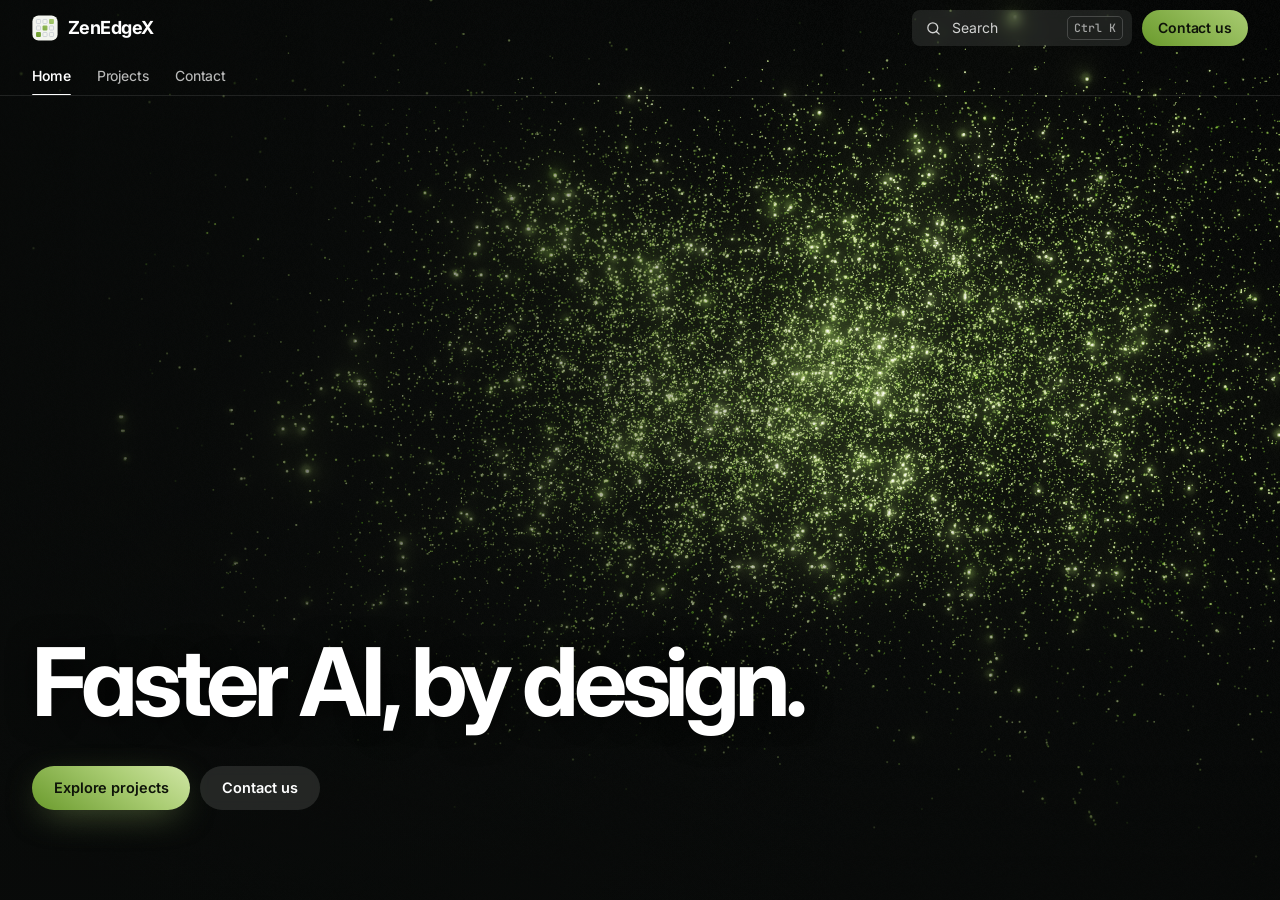
<file: index.html>
<!doctype html>
<html lang="en">
<head>
<meta charset="utf-8">
<meta name="viewport" content="width=device-width, initial-scale=1, viewport-fit=cover">
<meta name="description" content="ZenEdgeX builds tools and IP that make AI faster, leaner and verifiable, from the chip to the data center and the robot.">
<meta property="og:title" content="ZenEdgeX: Faster AI, by design.">
<meta property="og:description" content="ZenEdgeX builds tools and IP that make AI faster, leaner and verifiable, from the chip to the data center and the robot.">
<meta property="og:image" content="https://zenedgex.in/og-image.png">
<meta property="og:image:width" content="1200">
<meta property="og:image:height" content="630">
<meta name="twitter:card" content="summary_large_image">
<meta name="twitter:image" content="https://zenedgex.in/og-image.png">
<link rel="icon" href="favicon.svg" type="image/svg+xml">
<link rel="icon" href="favicon-32.png" sizes="32x32" type="image/png">
<link rel="apple-touch-icon" href="apple-touch-icon.png">
<title>ZenEdgeX: Faster AI, by design.</title>
<link rel="preconnect" href="https://fonts.googleapis.com">
<link rel="preconnect" href="https://fonts.gstatic.com" crossorigin>
<link rel="stylesheet" href="https://fonts.googleapis.com/css2?family=Inter:wght@300..800&family=JetBrains+Mono:wght@400;500;600&display=swap">
<link rel="stylesheet" href="assets/zx.css">
</head>
<body class="zx-home">
<!--zx:header-->
<header class="zx-header">
  <div class="zx-header__row">
    <button class="zx-icon-btn zx-menu" type="button" aria-label="Open navigation" aria-controls="zx-side" aria-expanded="false"><svg viewBox="0 0 24 24" fill="none" stroke="currentColor" stroke-width="1.8" stroke-linecap="round" stroke-linejoin="round" aria-hidden="true"><path d="M4 7h16M4 12h16M4 17h16"/></svg></button>
    <a class="zx-logo" href="./"><svg width="26" height="26" viewBox="0 0 64 64" aria-hidden="true"><defs><linearGradient id="mkg" x1="10" y1="54" x2="54" y2="10" gradientUnits="userSpaceOnUse"><stop offset="0" stop-color="#6A9A2C"/><stop offset="1" stop-color="#A9CC72"/></linearGradient></defs><rect x="1" y="1" width="62" height="62" rx="15" fill="#F3F5EF"/><rect x="10.9" y="10.9" width="10.2" height="10.2" rx="2" fill="none" stroke="#C3C9D1" stroke-width="1.8"/><rect x="26.9" y="10.9" width="10.2" height="10.2" rx="2" fill="none" stroke="#C3C9D1" stroke-width="1.8"/><rect x="42" y="10" width="12" height="12" rx="2.5" fill="url(#mkg)"/><rect x="10.9" y="26.9" width="10.2" height="10.2" rx="2" fill="none" stroke="#C3C9D1" stroke-width="1.8"/><rect x="26" y="26" width="12" height="12" rx="2.5" fill="url(#mkg)"/><rect x="42.9" y="26.9" width="10.2" height="10.2" rx="2" fill="none" stroke="#C3C9D1" stroke-width="1.8"/><rect x="10" y="42" width="12" height="12" rx="2.5" fill="url(#mkg)"/><rect x="26.9" y="42.9" width="10.2" height="10.2" rx="2" fill="none" stroke="#C3C9D1" stroke-width="1.8"/><rect x="42.9" y="42.9" width="10.2" height="10.2" rx="2" fill="none" stroke="#C3C9D1" stroke-width="1.8"/></svg><span>ZenEdgeX</span></a>
    <div class="zx-header__end">
      <button class="zx-search-btn" type="button" data-zx-search aria-label="Search"><svg viewBox="0 0 24 24" fill="none" stroke="currentColor" stroke-width="1.8" stroke-linecap="round" stroke-linejoin="round" aria-hidden="true"><circle cx="11" cy="11" r="7"/><path d="m20 20-3.5-3.5"/></svg><span>Search</span><kbd>⌘K</kbd></button>
      <a class="zx-pill" href="contact/">Contact us</a>
    </div>
  </div>
</header>
<nav class="zx-tabs" aria-label="Main"><div class="zx-tabs__in"><a href="./" aria-current="page">Home</a><a href="projects/">Projects</a><a href="contact/">Contact</a></div></nav>
<!--/zx:header-->
<!--zx:side-->
<aside class="zx-side" id="zx-side" aria-label="Site">
  <div class="zx-side__head"><a class="zx-logo" href="./"><svg width="26" height="26" viewBox="0 0 64 64" aria-hidden="true"><defs><linearGradient id="mkg-side" x1="10" y1="54" x2="54" y2="10" gradientUnits="userSpaceOnUse"><stop offset="0" stop-color="#6A9A2C"/><stop offset="1" stop-color="#A9CC72"/></linearGradient></defs><rect x="1" y="1" width="62" height="62" rx="15" fill="#F3F5EF"/><rect x="10.9" y="10.9" width="10.2" height="10.2" rx="2" fill="none" stroke="#C3C9D1" stroke-width="1.8"/><rect x="26.9" y="10.9" width="10.2" height="10.2" rx="2" fill="none" stroke="#C3C9D1" stroke-width="1.8"/><rect x="42" y="10" width="12" height="12" rx="2.5" fill="url(#mkg-side)"/><rect x="10.9" y="26.9" width="10.2" height="10.2" rx="2" fill="none" stroke="#C3C9D1" stroke-width="1.8"/><rect x="26" y="26" width="12" height="12" rx="2.5" fill="url(#mkg-side)"/><rect x="42.9" y="26.9" width="10.2" height="10.2" rx="2" fill="none" stroke="#C3C9D1" stroke-width="1.8"/><rect x="10" y="42" width="12" height="12" rx="2.5" fill="url(#mkg-side)"/><rect x="26.9" y="42.9" width="10.2" height="10.2" rx="2" fill="none" stroke="#C3C9D1" stroke-width="1.8"/><rect x="42.9" y="42.9" width="10.2" height="10.2" rx="2" fill="none" stroke="#C3C9D1" stroke-width="1.8"/></svg><span>ZenEdgeX</span></a></div>
  <nav class="zx-nav" aria-label="Pages">
    <a class="zx-nav__link" href="./" data-zx-page="Home" aria-current="page"><svg viewBox="0 0 24 24" fill="none" stroke="currentColor" stroke-width="1.8" stroke-linecap="round" stroke-linejoin="round" aria-hidden="true"><path d="M3 10.5 12 3l9 7.5"/><path d="M5 9.5V21h14V9.5"/><path d="M10 21v-6h4v6"/></svg><span>Home</span></a>
    <a class="zx-nav__link" href="projects/" data-zx-page="Projects"><svg viewBox="0 0 24 24" fill="none" stroke="currentColor" stroke-width="1.8" stroke-linecap="round" stroke-linejoin="round" aria-hidden="true"><rect x="3.5" y="3.5" width="7" height="7" rx="1.5"/><rect x="13.5" y="3.5" width="7" height="7" rx="1.5"/><rect x="3.5" y="13.5" width="7" height="7" rx="1.5"/><rect x="13.5" y="13.5" width="7" height="7" rx="1.5"/></svg><span>All projects</span></a>
    <p class="zx-nav__group">Perch</p>
    <a class="zx-nav__link" href="perch/" data-zx-page="Perch"><svg viewBox="0 0 24 24" fill="none" stroke="currentColor" stroke-width="1.8" stroke-linecap="round" stroke-linejoin="round" aria-hidden="true"><rect x="3" y="4" width="18" height="7" rx="2"/><rect x="3" y="13" width="18" height="7" rx="2"/><path d="M7 7.5h.01M7 16.5h.01M11 7.5h6M11 16.5h6"/></svg><span>Overview</span></a>
    <p class="zx-nav__group">Proprio</p>
    <a class="zx-nav__link" href="proprio/" data-zx-page="Proprio"><svg viewBox="0 0 24 24" fill="none" stroke="currentColor" stroke-width="1.8" stroke-linecap="round" stroke-linejoin="round" aria-hidden="true"><rect x="4" y="8" width="16" height="12" rx="3"/><path d="M12 8V4M9 4h6"/><circle cx="9" cy="14" r="1.2"/><circle cx="15" cy="14" r="1.2"/></svg><span>Overview</span></a>
    <p class="zx-nav__group">Atelier Studio</p>
    <a class="zx-nav__link" href="engine/" data-zx-page="Atelier Studio"><svg viewBox="0 0 24 24" fill="none" stroke="currentColor" stroke-width="1.8" stroke-linecap="round" stroke-linejoin="round" aria-hidden="true"><path d="M12 3l1.8 4.7 4.7 1.8-4.7 1.8L12 16l-1.8-4.7-4.7-1.8 4.7-1.8z"/><path d="M19 15l.8 2.2 2.2.8-2.2.8L19 21l-.8-2.2-2.2-.8 2.2-.8z"/></svg><span>Overview</span></a>
    <a class="zx-nav__link" href="technology/" data-zx-page="Atelier Studio · Technology"><svg viewBox="0 0 24 24" fill="none" stroke="currentColor" stroke-width="1.8" stroke-linecap="round" stroke-linejoin="round" aria-hidden="true"><path d="m12 3 9 5-9 5-9-5z"/><path d="m3 13 9 5 9-5"/></svg><span>Technology</span></a>
    <a class="zx-nav__link" href="benchmarks/" data-zx-page="Atelier Studio · Benchmarks"><svg viewBox="0 0 24 24" fill="none" stroke="currentColor" stroke-width="1.8" stroke-linecap="round" stroke-linejoin="round" aria-hidden="true"><path d="M3 3v18h18"/><path d="M8 17v-5M13 17V8M18 17V9"/></svg><span>Benchmarks</span></a>
    <a class="zx-nav__link" href="demo/" data-zx-page="Atelier Studio · Live demo"><svg viewBox="0 0 24 24" fill="none" stroke="currentColor" stroke-width="1.8" stroke-linecap="round" stroke-linejoin="round" aria-hidden="true"><circle cx="12" cy="12" r="9"/><path d="m10 8.5 5.5 3.5-5.5 3.5z"/></svg><span>Live demo</span></a>
    <p class="zx-nav__group">Sutra NPU IP</p>
    <a class="zx-nav__link" href="ip/" data-zx-page="Sutra NPU IP"><svg viewBox="0 0 24 24" fill="none" stroke="currentColor" stroke-width="1.8" stroke-linecap="round" stroke-linejoin="round" aria-hidden="true"><rect x="6" y="6" width="12" height="12" rx="2"/><rect x="9.5" y="9.5" width="5" height="5" rx="1"/><path d="M9 2v3M15 2v3M9 19v3M15 19v3M2 9h3M2 15h3M19 9h3M19 15h3"/></svg><span>Overview</span></a>
    <p class="zx-nav__group">Company</p>
    <a class="zx-nav__link" href="contact/" data-zx-page="Contact"><svg viewBox="0 0 24 24" fill="none" stroke="currentColor" stroke-width="1.8" stroke-linecap="round" stroke-linejoin="round" aria-hidden="true"><path d="M21 12a8 8 0 0 1-11.8 7L4 20.5l1.5-5A8 8 0 1 1 21 12z"/></svg><span>Contact</span></a>
    <a class="zx-nav__link" href="mailto:hello@zenedgex.in"><svg viewBox="0 0 24 24" fill="none" stroke="currentColor" stroke-width="1.8" stroke-linecap="round" stroke-linejoin="round" aria-hidden="true"><rect x="3" y="5" width="18" height="14" rx="2"/><path d="m3 7 9 6 9-6"/></svg><span>hello@zenedgex.in</span><svg class="ext" viewBox="0 0 24 24" fill="none" stroke="currentColor" stroke-width="1.8" stroke-linecap="round" stroke-linejoin="round" aria-hidden="true"><path d="M14 4h6v6M20 4l-9 9M18 14v5a1 1 0 0 1-1 1H5a1 1 0 0 1-1-1V7a1 1 0 0 1 1-1h5"/></svg></a>
  </nav>
</aside>
<!--/zx:side-->
<div class="zx-scrim"></div>

<main class="zx-hero" id="top">
  <canvas id="zx-attractor" data-system="mark" aria-hidden="true"></canvas>
  <div class="zx-hero__shade" aria-hidden="true"></div>
  <div class="zx-hero__teaser"><div>
    <h1>Faster AI, by design.</h1>
    <div class="zx-hero__cta"><a class="zx-btn zx-btn--primary" href="projects/">Explore projects</a><a class="zx-btn" href="contact/">Contact us</a></div>
  </div></div>
</main>

<script src="assets/zx.js" defer></script>
<script src="assets/hero.js" defer></script>
</body>
</html>
</file>
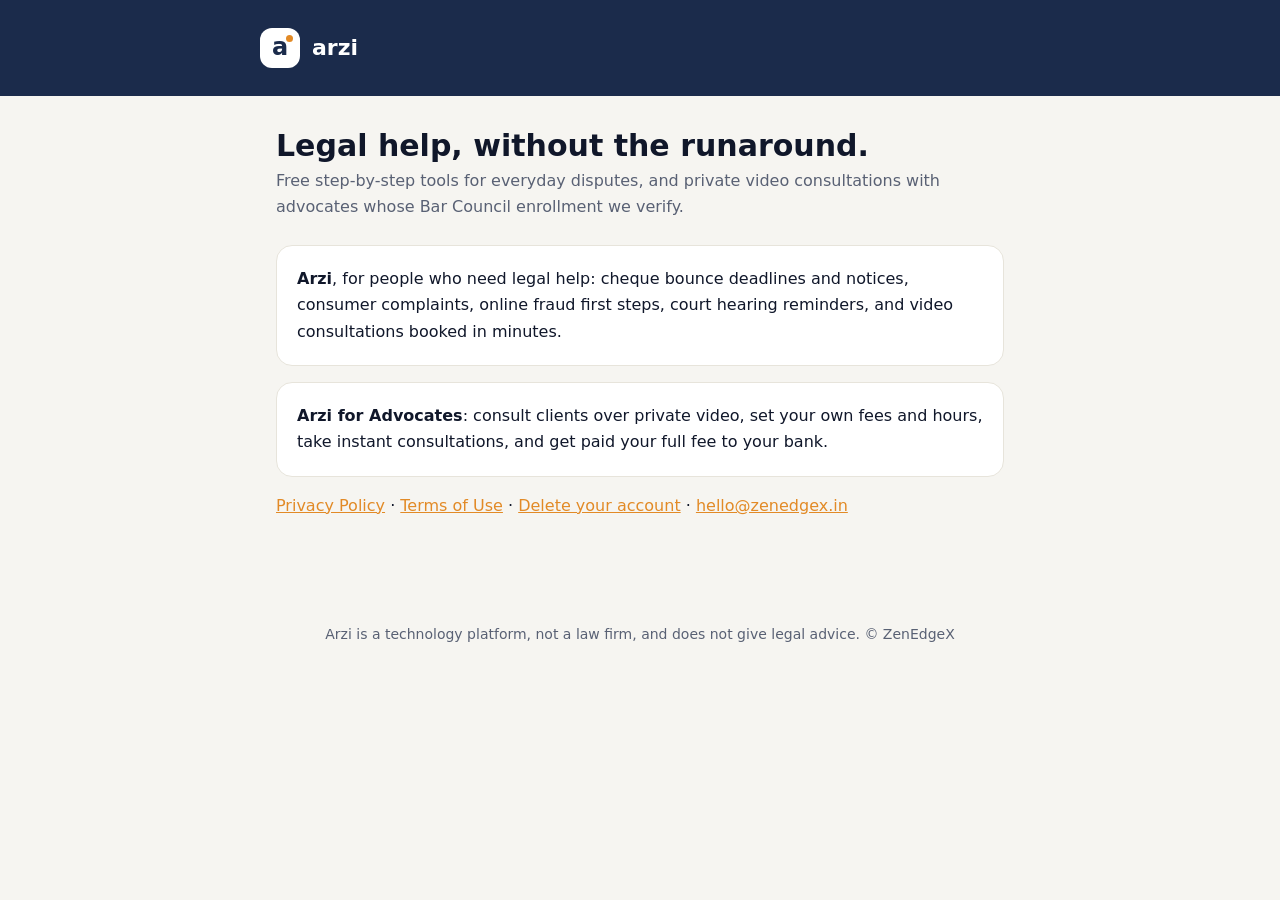
<file: arzi/index.html>
<!doctype html>
<html lang="en">
<head>
  <meta charset="utf-8">
  <meta name="robots" content="index, follow">
  <meta name="viewport" content="width=device-width, initial-scale=1">
  <title>Arzi</title>
  <meta name="description" content="Free legal tools for everyday disputes, and private video consultations with verified advocates in India.">
  <link rel="stylesheet" href="style.css">
</head>
<body>
<header><div class="wrap"><div class="mark">a</div><a href="./">arzi</a></div></header>
<main class="wrap">
  <h1>Legal help, without the runaround.</h1>
  <p class="updated">Free step-by-step tools for everyday disputes, and private video consultations with advocates whose Bar Council enrollment we verify.</p>
  <div class="card">
    <strong>Arzi</strong>, for people who need legal help: cheque bounce deadlines and notices, consumer complaints, online fraud first steps,
    court hearing reminders, and video consultations booked in minutes.
  </div>
  <div class="card">
    <strong>Arzi for Advocates</strong>: consult clients over private video, set your own fees and hours, take instant consultations,
    and get paid your full fee to your bank.
  </div>
  <p><a href="privacy/">Privacy Policy</a> · <a href="terms/">Terms of Use</a> · <a href="delete-account/">Delete your account</a> ·
  <a href="mailto:hello@zenedgex.in">hello@zenedgex.in</a></p>
</main>
<footer>Arzi is a technology platform, not a law firm, and does not give legal advice. © ZenEdgeX</footer>
</body>
</html>
</file>
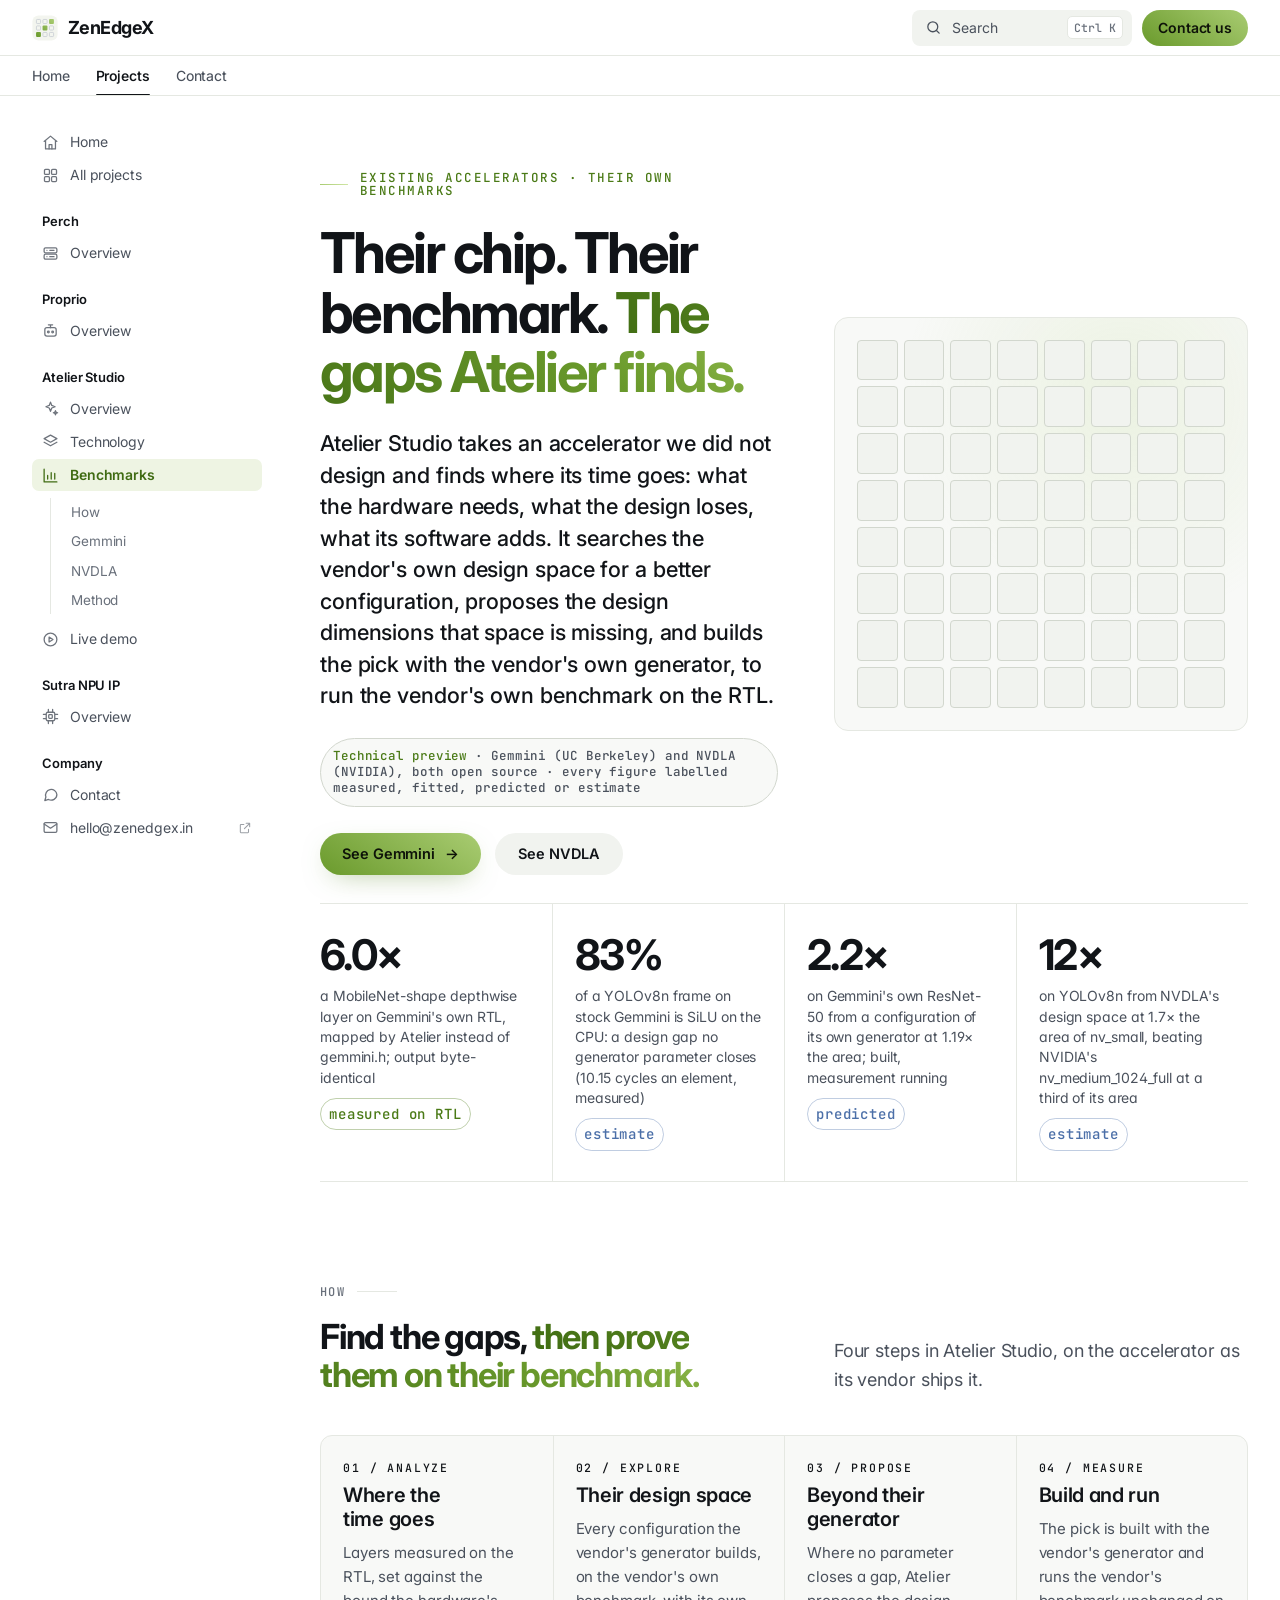
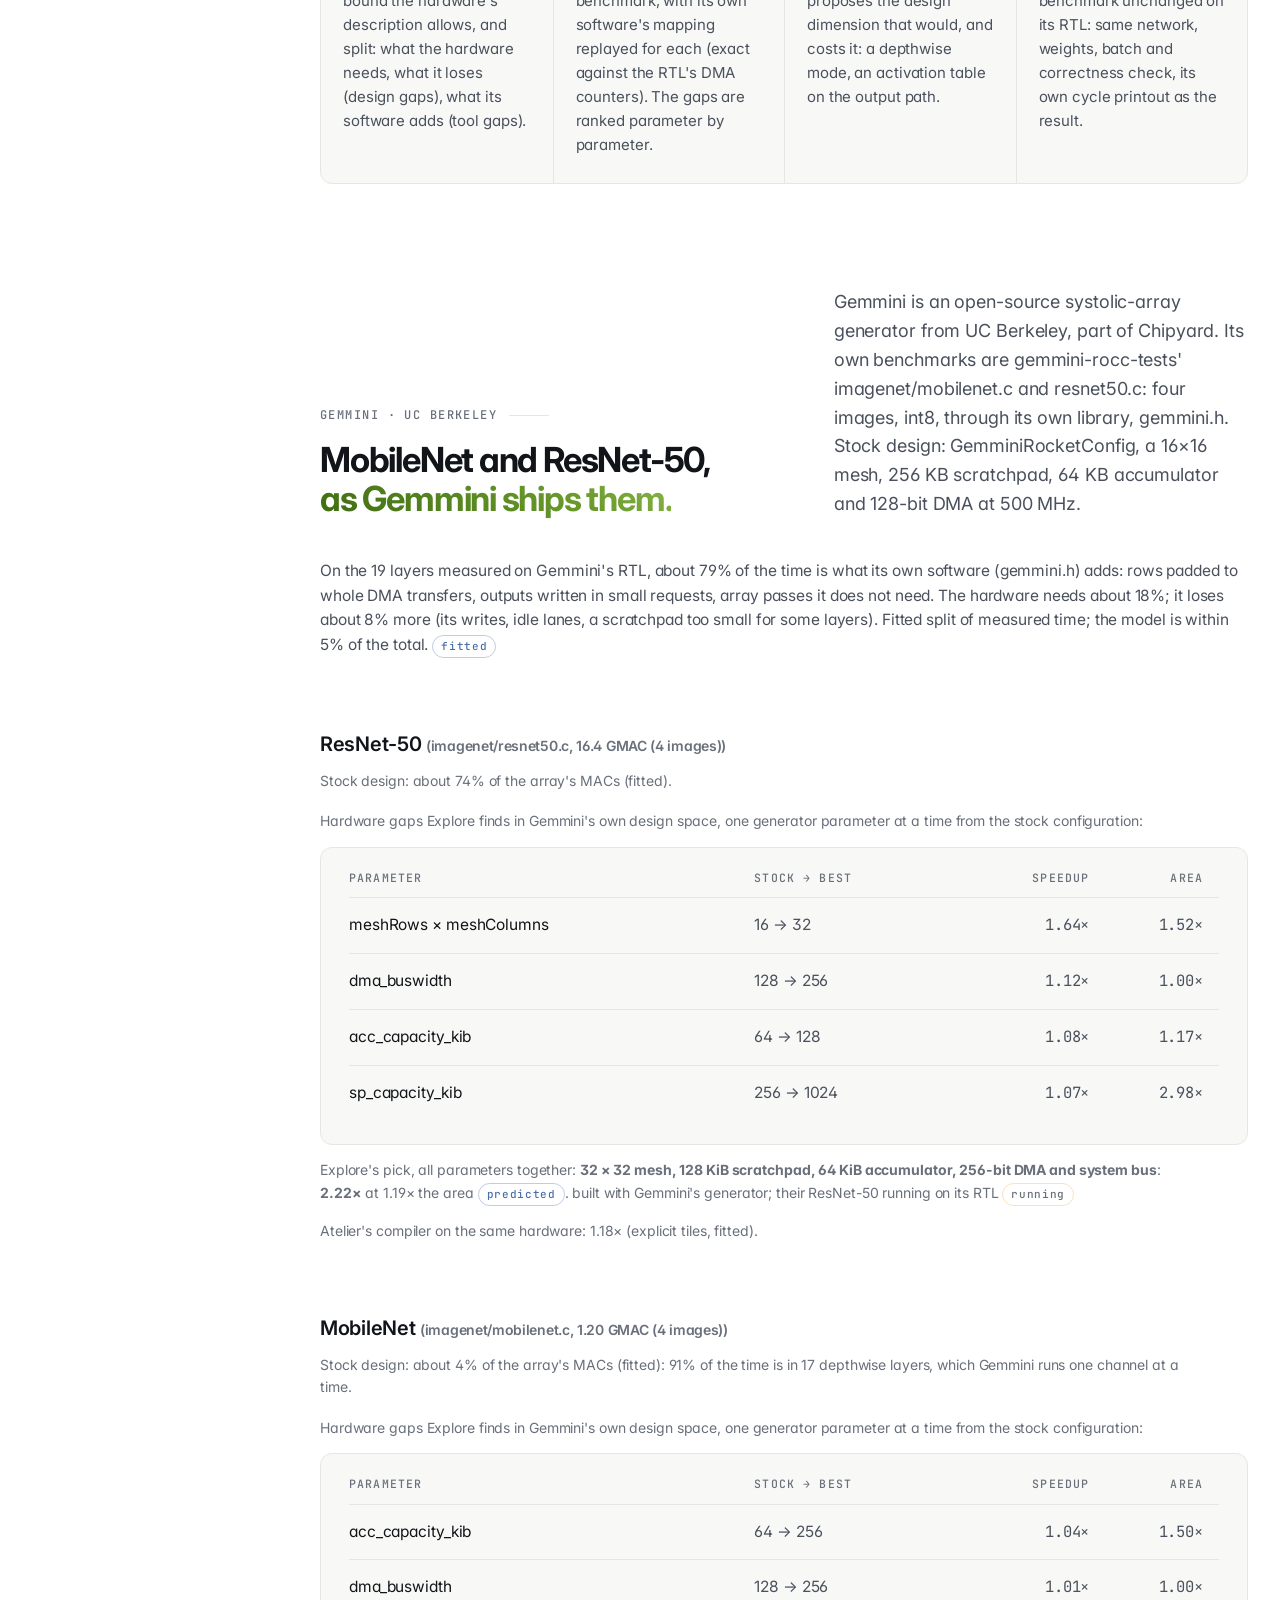
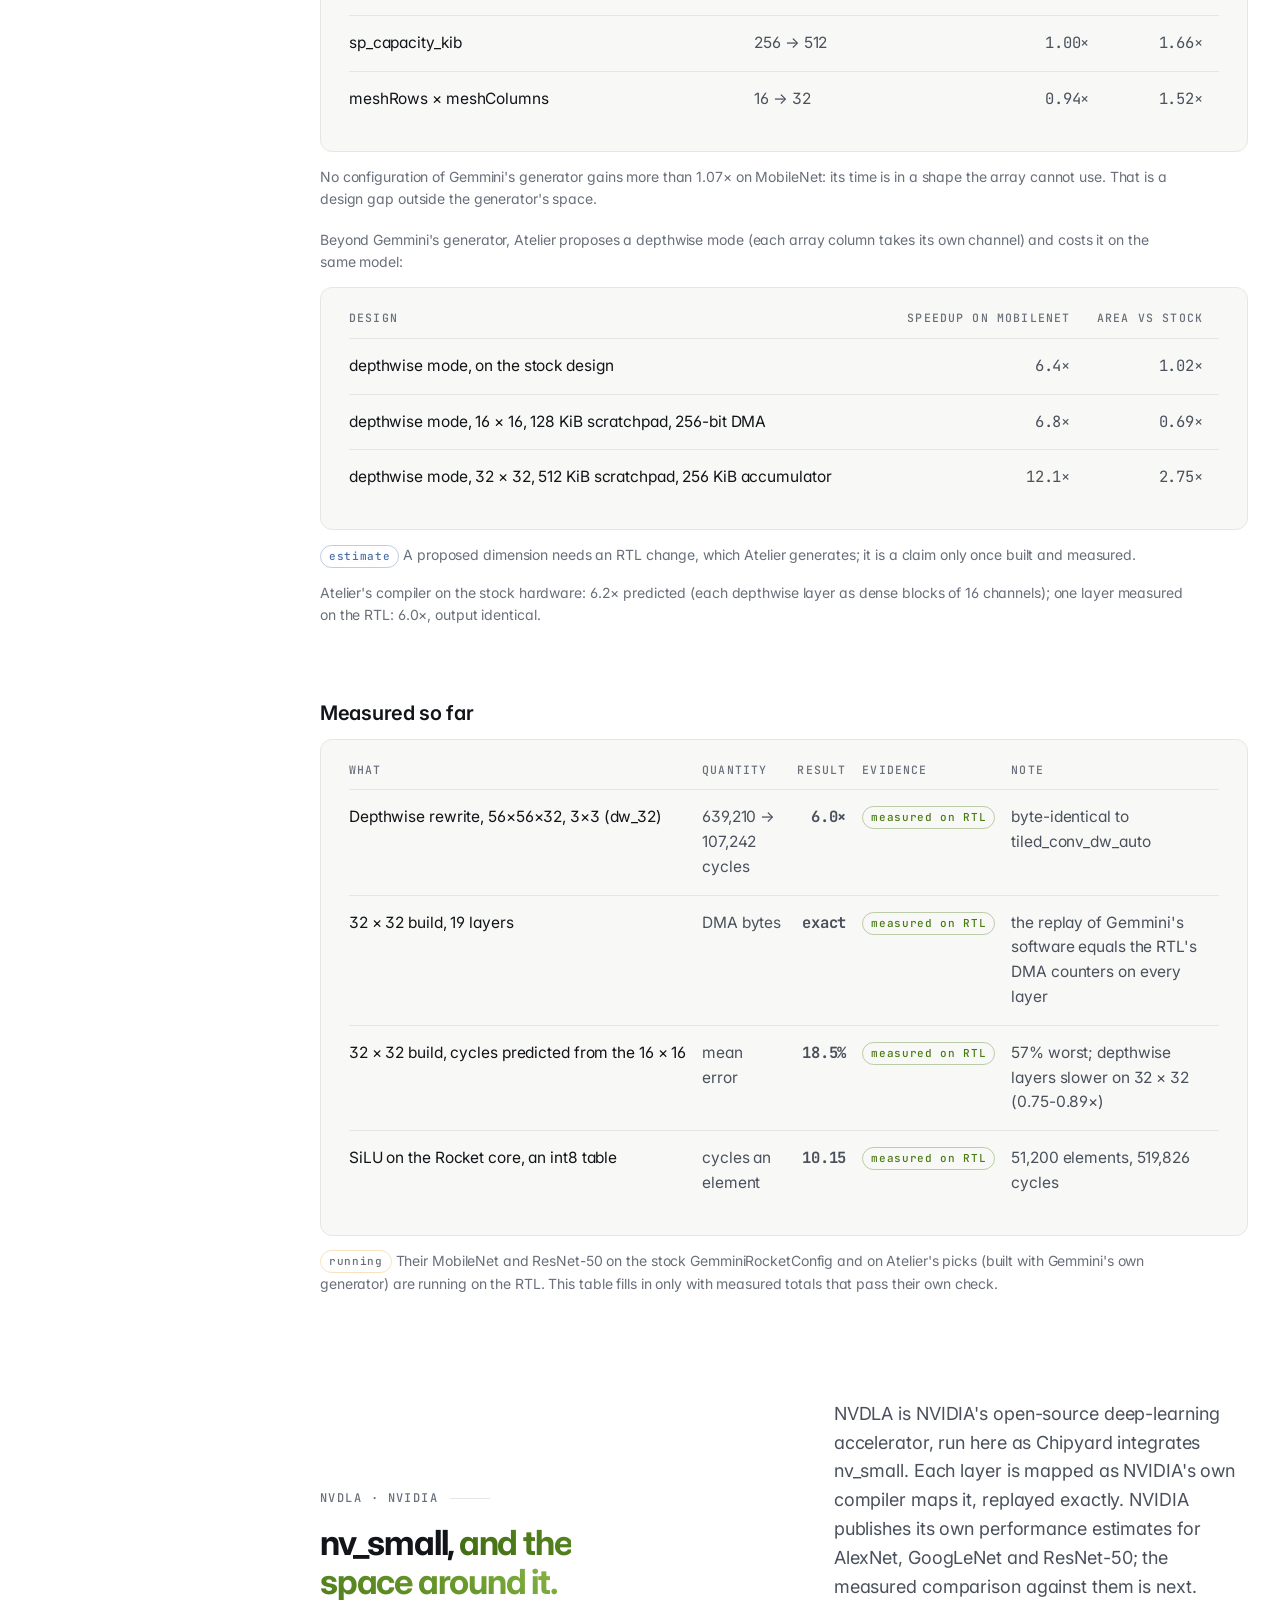
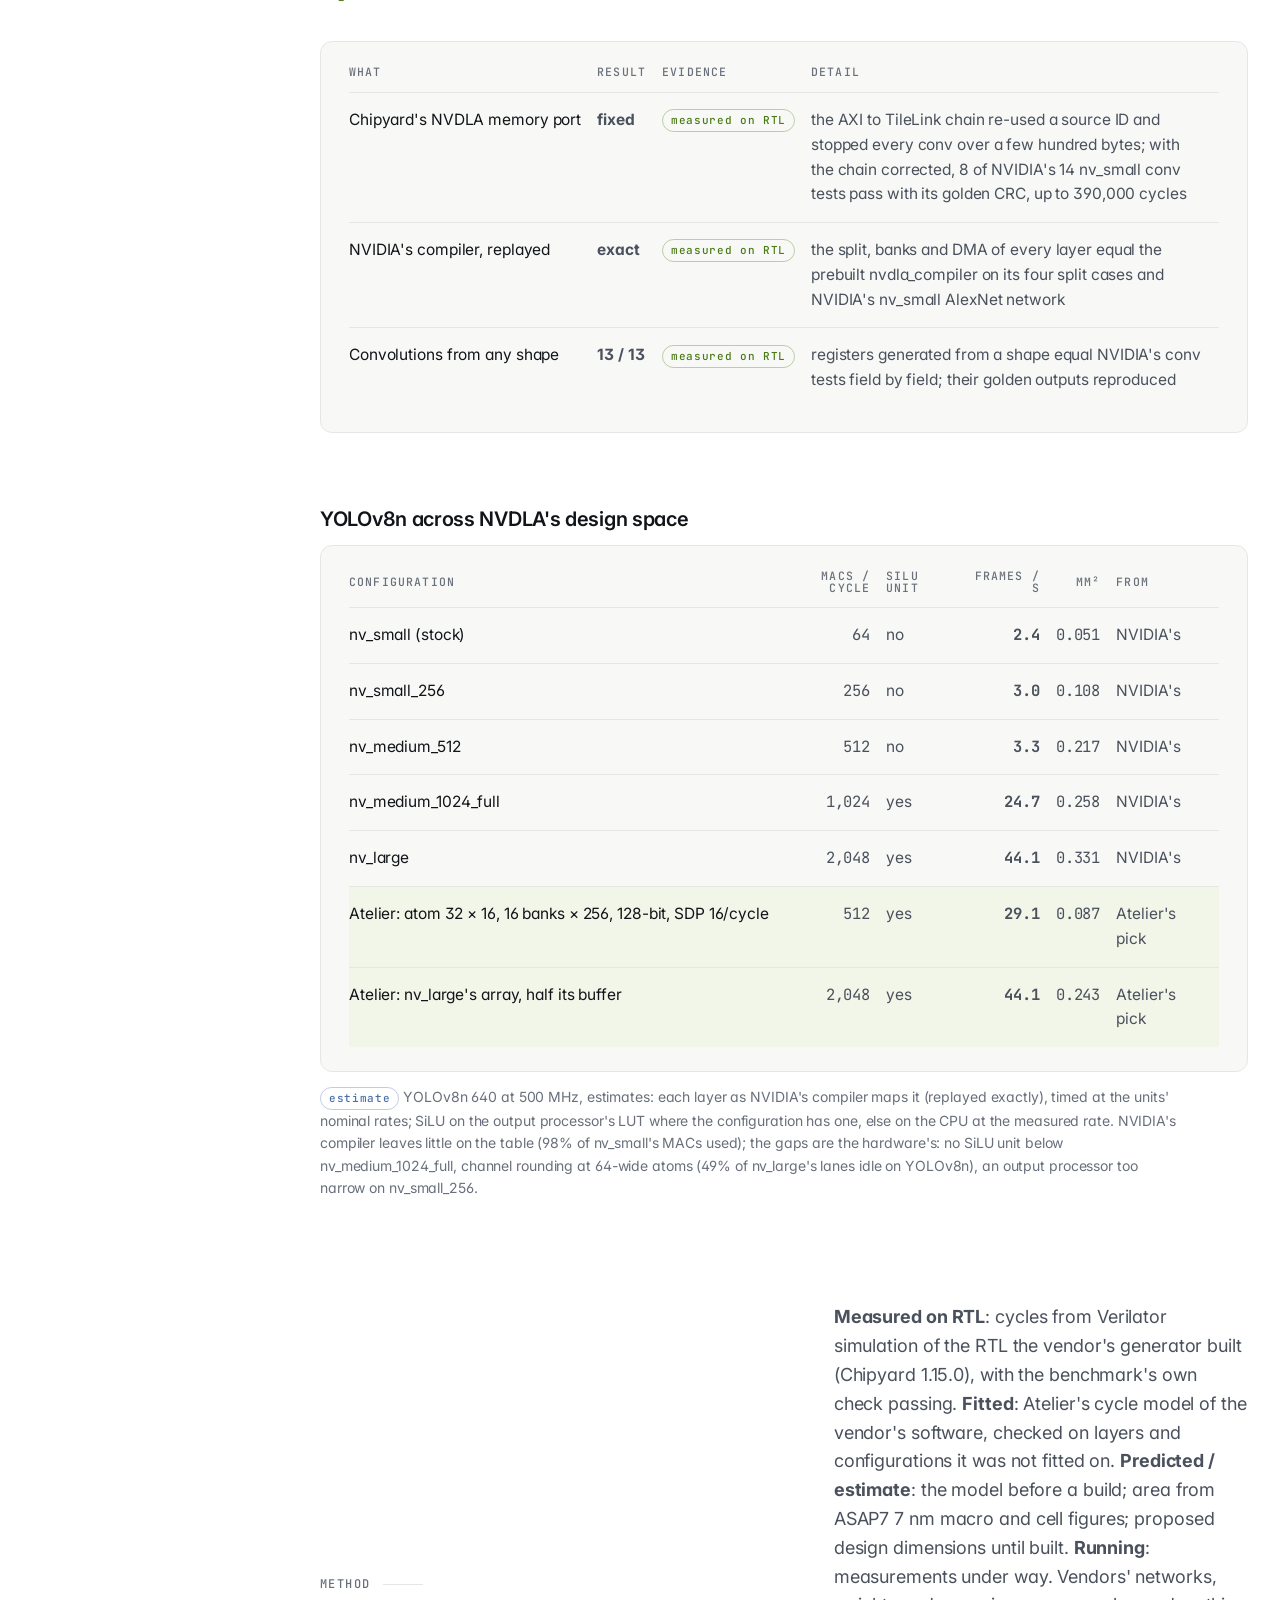
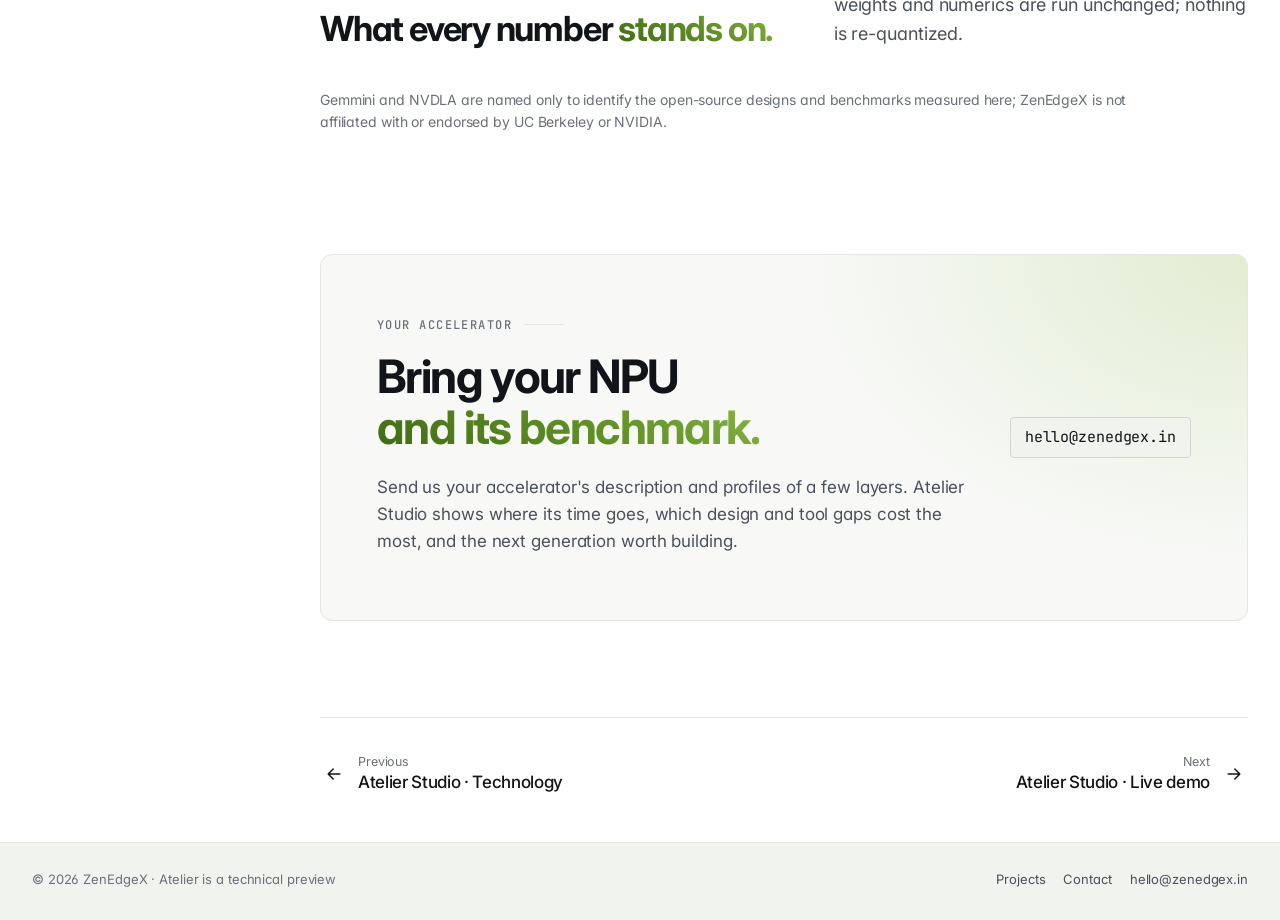
<file: benchmarks/index.html>
<!doctype html>
<html lang="en">
<head>
<meta charset="utf-8">
<meta name="viewport" content="width=device-width, initial-scale=1, viewport-fit=cover">
<meta name="description" content="Atelier Studio on existing accelerators: where Gemmini and NVDLA lose time, the design gaps no setting of their own generators closes, and configurations measured on the RTL with their own benchmarks.">
<meta property="og:title" content="Atelier on their benchmarks: Gemmini and NVDLA">
<meta property="og:description" content="Atelier Studio on existing accelerators: where Gemmini and NVDLA lose time, the design gaps no setting of their own generators closes, and configurations measured on the RTL with their own benchmarks.">
<meta property="og:image" content="https://zenedgex.in/og-image.png">
<meta property="og:image:width" content="1200">
<meta property="og:image:height" content="630">
<meta name="twitter:card" content="summary_large_image">
<meta name="twitter:image" content="https://zenedgex.in/og-image.png">
<link rel="icon" href="../favicon.svg" type="image/svg+xml">
<link rel="icon" href="../favicon-32.png" sizes="32x32" type="image/png">
<link rel="apple-touch-icon" href="../apple-touch-icon.png">
<style>html,body{margin:0}img{max-width:100%}[hidden]{display:none!important}.steps .k, .card .k { font: 500 11.5px/1 var(--mono); letter-spacing: .16em; color: var(--amber) }
.tag { font: 500 11px/1 var(--mono); letter-spacing: .06em; padding: 5px 8px; border-radius: 999px; border: 1px solid var(--line-2); color: var(--muted); white-space: nowrap }
.tag.m { color: var(--green); border-color: color-mix(in srgb, var(--green) 35%, transparent) }
.tag.p { color: #4B6FA8; border-color: rgba(75, 111, 168, .35) }
.tag.r { color: var(--amber); border-color: rgba(244,188,114,.45) }
tr.ours td { background: rgba(208,230,165,.18) }
</style>
<title>Atelier on their benchmarks: Gemmini and NVDLA</title>
<link rel="preconnect" href="https://fonts.googleapis.com">
<link rel="preconnect" href="https://fonts.gstatic.com" crossorigin>
<link rel="stylesheet" href="https://fonts.googleapis.com/css2?family=Inter:wght@300..800&family=JetBrains+Mono:wght@400;500;600&display=swap">
<style>
/* Sutra IP page: the same dark world as the rest of the site (lime accent). Hero,
   what it is, the block diagram, features, how it scales, verified evidence, what is delivered,
   status, contact. Every figure is a measured one; performance waits for timing closure. */
:root {
  --void: #FFFFFF; --slab: #F6F7F3; --slab-2: #EFF1EB; --slab-3: #E7EAE2;
  --line: #E2E5DD; --line-2: #CFD4C7;
  --text: #12161C; --muted: #4F5866; --faint: #6B7380;
  --leaf: #A9CC72; --lime: #D0E6A5; --green: #4A7A16; --green-deep: #3F6B12; --green-2: #6A9A2C; --ok: #7FC8A9;
  --display: 'Inter', 'Arial Black', Arial, sans-serif;
  --body: 'Inter', 'Helvetica Neue', Arial, sans-serif;
  --mono: 'JetBrains Mono', 'SFMono-Regular', Menlo, monospace;
  --ease: cubic-bezier(.2, .7, .2, 1);
  color-scheme: light;
}
* { box-sizing: border-box }
html { background: var(--void); scroll-behavior: smooth; scroll-padding-top: 84px }
body { background: var(--void); color: var(--text); font: 400 17px/1.6 var(--body); padding-inline: 20px; padding-block: 0 72px; -webkit-font-smoothing: antialiased }
.wrap { max-width: 1200px; margin-inline: auto }
a { color: var(--green); text-underline-offset: 3px }
:focus-visible { outline: 2px solid var(--green); outline-offset: 3px; border-radius: 3px }
h1, h2, h3 { margin: 0; font-family: var(--display); text-wrap: balance }
h1 { font-size: clamp(46px, 7vw, 100px); line-height: .94; font-weight: 770; font-stretch: 112%; letter-spacing: -.028em }
h2 { font-size: clamp(30px, 4vw, 54px); line-height: 1.03; font-weight: 720; font-stretch: 110%; letter-spacing: -.02em }
h3 { font-size: 20px; font-weight: 650; font-stretch: 106%; line-height: 1.2 }
p { margin: 0; max-width: 64ch }
h1 em, h2 em { font-style: normal; background: linear-gradient(92deg, var(--green-deep), var(--green-2)); -webkit-background-clip: text; background-clip: text; color: transparent }
.label { font: 500 12px/1 var(--mono); letter-spacing: .2em; text-transform: uppercase; color: var(--faint); display: flex; align-items: center; gap: 12px }
.label::after { content: ""; flex: 0 0 40px; height: 1px; background: var(--line-2) }

.bar { position: sticky; top: 0; z-index: 20; margin-inline: -20px; padding: 14px 20px; background: color-mix(in srgb, var(--void) 78%, transparent); backdrop-filter: saturate(140%) blur(14px); border-bottom: 1px solid var(--line) }
.bar .wrap { display: flex; justify-content: space-between; align-items: center; gap: 16px; flex-wrap: wrap }
.mark { display: flex; align-items: center; gap: 10px; font: 700 15px/1 var(--display); font-stretch: 116%; letter-spacing: .02em; color: var(--text); text-decoration: none }
.mark svg { width: 24px; height: 24px }
.bar nav { display: flex; gap: 22px; flex-wrap: wrap; font-size: 14px; align-items: center }
.bar nav a { color: var(--muted); text-decoration: none }
.bar nav a:hover, .bar nav a.on { color: var(--text) }
.bar nav a.go { color: #11160B; background: linear-gradient(92deg, var(--leaf), var(--lime)); padding: 8px 14px; border-radius: 999px; font-weight: 600 }

.hero { display: grid; grid-template-columns: minmax(0, 1.05fr) minmax(0, .95fr); gap: 56px; align-items: center; padding-block: 110px 40px }
.hero > * { min-width: 0 }
.copy { display: flex; flex-direction: column; gap: 26px }
.kicker { font: 500 12.5px/1 var(--mono); letter-spacing: .2em; text-transform: uppercase; color: var(--green); display: flex; align-items: center; gap: 12px }
.kicker::before { content: ""; width: 28px; height: 1px; background: linear-gradient(90deg, var(--leaf), var(--lime)) }
.sub { font: 500 clamp(18px, 1.7vw, 22px)/1.45 var(--body); max-width: 46ch }
.chip { align-self: flex-start; font: 500 12.5px/1.3 var(--mono); color: var(--muted); border: 1px solid var(--line-2); background: var(--slab); padding: 9px 12px; border-radius: 999px }
.chip b { color: var(--green); font-weight: 500 }
.cta { display: flex; gap: 14px; flex-wrap: wrap }
.btn { display: inline-flex; align-items: center; gap: 10px; padding: 15px 22px; border-radius: 4px; font: 600 15px/1 var(--body); text-decoration: none }
.btn.primary { background: linear-gradient(92deg, var(--leaf), var(--lime)); color: #11160B; box-shadow: 0 10px 40px -12px rgba(169, 204, 114, .55) }
.btn.line { color: var(--text); border: 1px solid var(--line-2); background: var(--slab) }
.tiles { aspect-ratio: 1; max-width: 520px; width: 100%; justify-self: end; display: grid; grid-template-columns: repeat(8, 1fr); gap: 6px; padding: 22px; border: 1px solid var(--line); border-radius: 14px; background: radial-gradient(90% 90% at 70% 20%, rgba(169, 204, 114,.16), transparent 60%), var(--slab) }
.tiles i { border-radius: 4px; border: 1px solid var(--line-2); background: var(--slab-2); animation: pulse 3.2s var(--ease) infinite; animation-delay: calc(var(--d) * 70ms) }
@keyframes pulse { 0%, 100% { background: var(--slab-2); border-color: var(--line-2) } 12% { background: rgba(208, 230, 165,.55); border-color: var(--green) } 30% { background: rgba(169, 204, 114,.18); border-color: rgba(169, 204, 114,.5) } }

section { padding-block: 120px 0; display: flex; flex-direction: column; gap: 40px }
.head { display: grid; grid-template-columns: minmax(0, 1.05fr) minmax(0, .95fr); gap: 56px; align-items: end }
.head > * { min-width: 0 }
.head .body { color: var(--muted); font-size: 18px; display: flex; flex-direction: column; gap: 14px }
.stack { display: flex; flex-direction: column; gap: 20px }
.visual { background: radial-gradient(110% 90% at 50% 10%, var(--slab-2), var(--slab)); border: 1px solid var(--line); border-radius: 12px; padding: 22px }
.visual svg { width: 100%; height: auto; display: block }
.visual svg text { font-family: var(--mono) }
.grid3 { display: grid; grid-template-columns: repeat(3, minmax(0, 1fr)); gap: 16px }
.card { background: var(--slab); border: 1px solid var(--line); border-radius: 10px; padding: 28px; display: flex; flex-direction: column; gap: 12px; min-width: 0 }
.card p { color: var(--muted); font-size: 15.5px }
.card .k { font: 500 11.5px/1 var(--mono); letter-spacing: .16em; color: var(--green) }
table { width: 100%; border-collapse: collapse; font-size: 15.5px }
th { text-align: left; font: 500 11.5px/1 var(--mono); letter-spacing: .14em; text-transform: uppercase; color: var(--faint); padding: 0 16px 14px 0 }
td { padding: 15px 16px 15px 0; border-top: 1px solid var(--line); color: var(--muted); vertical-align: top }
td:first-child { color: var(--text); white-space: nowrap }
.tbl { overflow-x: auto; background: var(--slab); border: 1px solid var(--line); border-radius: 10px; padding: 24px 28px }
.proof { display: grid; grid-template-columns: repeat(4, minmax(0, 1fr)); border-top: 1px solid var(--line); border-bottom: 1px solid var(--line) }
.metric { padding: 30px 22px 30px 0; display: flex; flex-direction: column; gap: 10px; min-width: 0 }
.metric + .metric { padding-left: 22px; border-left: 1px solid var(--line) }
.metric b { font: 680 clamp(30px, 3.3vw, 44px)/1 var(--display); font-stretch: 112%; letter-spacing: -.01em }
.metric span { font-size: 14px; color: var(--muted); line-height: 1.45 }
.jump { display: flex; gap: 8px; flex-wrap: wrap; margin-top: 8px }
.jump a { font: 500 13px/1 var(--body); color: var(--muted); text-decoration: none; border: 1px solid var(--line-2); border-radius: 999px; padding: 9px 13px; background: var(--slab) }
.jump a:hover { color: var(--text); border-color: var(--green) }
.fine { font-size: 14px; color: var(--faint); max-width: 96ch }
.tlabel { display: flex; flex-wrap: wrap; gap: 6px 8px; margin: 0 }
.tlabel span { font: 500 11.5px/1 var(--mono); letter-spacing: .06em; padding: 6px 9px; border-radius: 999px; border: 1px solid var(--line-2); color: var(--muted); background: var(--void) }
.tlabel span.m { color: var(--green); border-color: color-mix(in srgb, var(--green) 35%, transparent) }
.tlabel span.e { color: #4B6FA8; border-color: rgba(75, 111, 168, .35) }
.steps { display: grid; grid-template-columns: repeat(4, minmax(0, 1fr)); gap: 0; border: 1px solid var(--line); border-radius: 10px; overflow: hidden; background: var(--slab) }
.steps > div { padding: 26px 22px; display: flex; flex-direction: column; gap: 10px; border-left: 1px solid var(--line); min-width: 0 }
.steps > div:first-child { border-left: none }
.steps p { color: var(--muted); font-size: 15px }
.st { font: 500 11px/1 var(--mono); letter-spacing: .16em; text-transform: uppercase; padding: 6px 8px; border-radius: 4px; align-self: flex-start }
.st.done { color: #0B2A1E; background: var(--ok) }
.st.now { color: #11160B; background: var(--lime) }
.st.next { color: var(--muted); border: 1px solid var(--line-2) }
.close { margin-top: 120px; border: 1px solid var(--line); border-radius: 14px; padding: 64px 56px; display: grid; grid-template-columns: minmax(0, 1fr) auto; gap: 40px; align-items: center; background: radial-gradient(80% 140% at 100% 0%, color-mix(in srgb, var(--leaf) 28%, transparent), transparent 60%), var(--slab) }
.close > * { min-width: 0 }
.mail code { color: var(--text); background: var(--slab-2); border: 1px solid var(--line-2); padding: 12px 14px; border-radius: 4px; font: 400 15px/1 var(--mono); user-select: all; display: inline-block }
td.n, th.n { text-align: right; font-variant-numeric: tabular-nums; font-family: var(--mono) }
td.best { color: var(--green); font-weight: 600; position: relative }
td.best::before { content: ""; position: absolute; inset: 7px -6px 7px auto; width: calc(100% + 4px); border-radius: 4px; background: rgba(208, 230, 165,.12); border: 1px solid rgba(208, 230, 165,.35); z-index: 0; pointer-events: none }
.best-key { margin-top: -4px }
.best-key .best { color: var(--green); font-weight: 600; padding: 2px 7px; border-radius: 4px; background: rgba(208, 230, 165,.12); border: 1px solid rgba(208, 230, 165,.35); margin-right: 6px }
footer { margin-top: 80px; padding-top: 28px; border-top: 1px solid var(--line); font-size: 13.5px; color: var(--faint); display: flex; justify-content: space-between; gap: 20px; flex-wrap: wrap }
footer nav { display: flex; gap: 20px; flex-wrap: wrap }
footer a { color: var(--muted); text-decoration: none }

@media (max-width: 960px) {
  .hero, .head, .close { grid-template-columns: minmax(0, 1fr); gap: 32px }
  .hero { padding-block: 64px 0 }
  .tiles { justify-self: start; max-width: 420px }
  .grid3 { grid-template-columns: minmax(0, 1fr) }
  .proof, .steps { grid-template-columns: repeat(2, minmax(0, 1fr)) }
  .metric:nth-child(3) { padding-left: 0; border-left: none }
  .metric:nth-child(n+3) { border-top: 1px solid var(--line) }
  .steps > div:nth-child(3) { border-left: none }
  .steps > div:nth-child(n+3) { border-top: 1px solid var(--line) }
  .close { padding: 36px 26px }
  section { padding-block: 88px 0 }
}
@media (max-width: 560px) {
  .proof, .steps { grid-template-columns: minmax(0, 1fr) }
  .metric + .metric, .steps > div + div { padding-left: 0; border-left: none; border-top: 1px solid var(--line) }
  .steps > div + div { padding-left: 22px }
}
@media (prefers-reduced-motion: reduce) { .tiles i { animation: none } }
.fp { display: grid; grid-template-columns: minmax(0, 1fr) minmax(0, 1fr); gap: 32px; align-items: start; margin-top: 28px }
.fp figure { margin: 0 }
.fp img { width: 100%; height: auto; display: block; border-radius: 6px; border: 1px solid var(--line, #E2E5DD) }
.fp-key { list-style: none; margin: 0; padding: 0; display: grid; grid-template-columns: repeat(2, minmax(0, 1fr)); gap: 8px 16px; font-size: 14px }
.fp-key i { display: inline-block; width: 12px; height: 12px; border-radius: 2px; margin-right: 8px; vertical-align: -1px }
.fp-facts { display: grid; grid-template-columns: auto minmax(0, 1fr); gap: 8px 16px; margin: 0; font-size: 14px }
.fp-facts dt { opacity: .7 }
.fp-facts dd { margin: 0 }
@media (max-width: 860px) { .fp { grid-template-columns: 1fr } .fp-key { grid-template-columns: 1fr } }
.steps .k, .card .k { font: 500 11.5px/1 var(--mono); letter-spacing: .16em; color: var(--amber) }
.tag { font: 500 11px/1 var(--mono); letter-spacing: .06em; padding: 5px 8px; border-radius: 999px; border: 1px solid var(--line-2); color: var(--muted); white-space: nowrap }
.tag.m { color: var(--green); border-color: color-mix(in srgb, var(--green) 35%, transparent) }
.tag.p { color: #4B6FA8; border-color: rgba(75, 111, 168, .35) }
.tag.r { color: var(--amber); border-color: rgba(244,188,114,.45) }
tr.ours td { background: rgba(208,230,165,.18) }
</style>
<link rel="stylesheet" href="../assets/zx.css">
</head>
<body>
<!--zx:header-->
<header class="zx-header">
  <div class="zx-header__row">
    <button class="zx-icon-btn zx-menu" type="button" aria-label="Open navigation" aria-controls="zx-side" aria-expanded="false"><svg viewBox="0 0 24 24" fill="none" stroke="currentColor" stroke-width="1.8" stroke-linecap="round" stroke-linejoin="round" aria-hidden="true"><path d="M4 7h16M4 12h16M4 17h16"/></svg></button>
    <a class="zx-logo" href="../"><svg width="26" height="26" viewBox="0 0 64 64" aria-hidden="true"><defs><linearGradient id="mkg" x1="10" y1="54" x2="54" y2="10" gradientUnits="userSpaceOnUse"><stop offset="0" stop-color="#6A9A2C"/><stop offset="1" stop-color="#A9CC72"/></linearGradient></defs><rect x="1" y="1" width="62" height="62" rx="15" fill="#F3F5EF"/><rect x="10.9" y="10.9" width="10.2" height="10.2" rx="2" fill="none" stroke="#C3C9D1" stroke-width="1.8"/><rect x="26.9" y="10.9" width="10.2" height="10.2" rx="2" fill="none" stroke="#C3C9D1" stroke-width="1.8"/><rect x="42" y="10" width="12" height="12" rx="2.5" fill="url(#mkg)"/><rect x="10.9" y="26.9" width="10.2" height="10.2" rx="2" fill="none" stroke="#C3C9D1" stroke-width="1.8"/><rect x="26" y="26" width="12" height="12" rx="2.5" fill="url(#mkg)"/><rect x="42.9" y="26.9" width="10.2" height="10.2" rx="2" fill="none" stroke="#C3C9D1" stroke-width="1.8"/><rect x="10" y="42" width="12" height="12" rx="2.5" fill="url(#mkg)"/><rect x="26.9" y="42.9" width="10.2" height="10.2" rx="2" fill="none" stroke="#C3C9D1" stroke-width="1.8"/><rect x="42.9" y="42.9" width="10.2" height="10.2" rx="2" fill="none" stroke="#C3C9D1" stroke-width="1.8"/></svg><span>ZenEdgeX</span></a>
    <div class="zx-header__end">
      <button class="zx-search-btn" type="button" data-zx-search aria-label="Search"><svg viewBox="0 0 24 24" fill="none" stroke="currentColor" stroke-width="1.8" stroke-linecap="round" stroke-linejoin="round" aria-hidden="true"><circle cx="11" cy="11" r="7"/><path d="m20 20-3.5-3.5"/></svg><span>Search</span><kbd>⌘K</kbd></button>
      <a class="zx-pill" href="../contact/">Contact us</a>
    </div>
  </div>
</header>
<nav class="zx-tabs" aria-label="Main"><div class="zx-tabs__in"><a href="../">Home</a><a href="../projects/" aria-current="page">Projects</a><a href="../contact/">Contact</a></div></nav>
<!--/zx:header-->
<div class="zx-shell">
<!--zx:side-->
<aside class="zx-side" id="zx-side" aria-label="Site">
  <div class="zx-side__head"><a class="zx-logo" href="../"><svg width="26" height="26" viewBox="0 0 64 64" aria-hidden="true"><defs><linearGradient id="mkg-side" x1="10" y1="54" x2="54" y2="10" gradientUnits="userSpaceOnUse"><stop offset="0" stop-color="#6A9A2C"/><stop offset="1" stop-color="#A9CC72"/></linearGradient></defs><rect x="1" y="1" width="62" height="62" rx="15" fill="#F3F5EF"/><rect x="10.9" y="10.9" width="10.2" height="10.2" rx="2" fill="none" stroke="#C3C9D1" stroke-width="1.8"/><rect x="26.9" y="10.9" width="10.2" height="10.2" rx="2" fill="none" stroke="#C3C9D1" stroke-width="1.8"/><rect x="42" y="10" width="12" height="12" rx="2.5" fill="url(#mkg-side)"/><rect x="10.9" y="26.9" width="10.2" height="10.2" rx="2" fill="none" stroke="#C3C9D1" stroke-width="1.8"/><rect x="26" y="26" width="12" height="12" rx="2.5" fill="url(#mkg-side)"/><rect x="42.9" y="26.9" width="10.2" height="10.2" rx="2" fill="none" stroke="#C3C9D1" stroke-width="1.8"/><rect x="10" y="42" width="12" height="12" rx="2.5" fill="url(#mkg-side)"/><rect x="26.9" y="42.9" width="10.2" height="10.2" rx="2" fill="none" stroke="#C3C9D1" stroke-width="1.8"/><rect x="42.9" y="42.9" width="10.2" height="10.2" rx="2" fill="none" stroke="#C3C9D1" stroke-width="1.8"/></svg><span>ZenEdgeX</span></a></div>
  <nav class="zx-nav" aria-label="Pages">
    <a class="zx-nav__link" href="../" data-zx-page="Home"><svg viewBox="0 0 24 24" fill="none" stroke="currentColor" stroke-width="1.8" stroke-linecap="round" stroke-linejoin="round" aria-hidden="true"><path d="M3 10.5 12 3l9 7.5"/><path d="M5 9.5V21h14V9.5"/><path d="M10 21v-6h4v6"/></svg><span>Home</span></a>
    <a class="zx-nav__link" href="../projects/" data-zx-page="Projects"><svg viewBox="0 0 24 24" fill="none" stroke="currentColor" stroke-width="1.8" stroke-linecap="round" stroke-linejoin="round" aria-hidden="true"><rect x="3.5" y="3.5" width="7" height="7" rx="1.5"/><rect x="13.5" y="3.5" width="7" height="7" rx="1.5"/><rect x="3.5" y="13.5" width="7" height="7" rx="1.5"/><rect x="13.5" y="13.5" width="7" height="7" rx="1.5"/></svg><span>All projects</span></a>
    <p class="zx-nav__group">Perch</p>
    <a class="zx-nav__link" href="../perch/" data-zx-page="Perch"><svg viewBox="0 0 24 24" fill="none" stroke="currentColor" stroke-width="1.8" stroke-linecap="round" stroke-linejoin="round" aria-hidden="true"><rect x="3" y="4" width="18" height="7" rx="2"/><rect x="3" y="13" width="18" height="7" rx="2"/><path d="M7 7.5h.01M7 16.5h.01M11 7.5h6M11 16.5h6"/></svg><span>Overview</span></a>
    <p class="zx-nav__group">Proprio</p>
    <a class="zx-nav__link" href="../proprio/" data-zx-page="Proprio"><svg viewBox="0 0 24 24" fill="none" stroke="currentColor" stroke-width="1.8" stroke-linecap="round" stroke-linejoin="round" aria-hidden="true"><rect x="4" y="8" width="16" height="12" rx="3"/><path d="M12 8V4M9 4h6"/><circle cx="9" cy="14" r="1.2"/><circle cx="15" cy="14" r="1.2"/></svg><span>Overview</span></a>
    <p class="zx-nav__group">Atelier Studio</p>
    <a class="zx-nav__link" href="../engine/" data-zx-page="Atelier Studio"><svg viewBox="0 0 24 24" fill="none" stroke="currentColor" stroke-width="1.8" stroke-linecap="round" stroke-linejoin="round" aria-hidden="true"><path d="M12 3l1.8 4.7 4.7 1.8-4.7 1.8L12 16l-1.8-4.7-4.7-1.8 4.7-1.8z"/><path d="M19 15l.8 2.2 2.2.8-2.2.8L19 21l-.8-2.2-2.2-.8 2.2-.8z"/></svg><span>Overview</span></a>
    <a class="zx-nav__link" href="../technology/" data-zx-page="Atelier Studio · Technology"><svg viewBox="0 0 24 24" fill="none" stroke="currentColor" stroke-width="1.8" stroke-linecap="round" stroke-linejoin="round" aria-hidden="true"><path d="m12 3 9 5-9 5-9-5z"/><path d="m3 13 9 5 9-5"/></svg><span>Technology</span></a>
    <a class="zx-nav__link" href="../benchmarks/" data-zx-page="Atelier Studio · Benchmarks" aria-current="page"><svg viewBox="0 0 24 24" fill="none" stroke="currentColor" stroke-width="1.8" stroke-linecap="round" stroke-linejoin="round" aria-hidden="true"><path d="M3 3v18h18"/><path d="M8 17v-5M13 17V8M18 17V9"/></svg><span>Benchmarks</span></a>
    <a class="zx-nav__link" href="../demo/" data-zx-page="Atelier Studio · Live demo"><svg viewBox="0 0 24 24" fill="none" stroke="currentColor" stroke-width="1.8" stroke-linecap="round" stroke-linejoin="round" aria-hidden="true"><circle cx="12" cy="12" r="9"/><path d="m10 8.5 5.5 3.5-5.5 3.5z"/></svg><span>Live demo</span></a>
    <p class="zx-nav__group">Sutra NPU IP</p>
    <a class="zx-nav__link" href="../ip/" data-zx-page="Sutra NPU IP"><svg viewBox="0 0 24 24" fill="none" stroke="currentColor" stroke-width="1.8" stroke-linecap="round" stroke-linejoin="round" aria-hidden="true"><rect x="6" y="6" width="12" height="12" rx="2"/><rect x="9.5" y="9.5" width="5" height="5" rx="1"/><path d="M9 2v3M15 2v3M9 19v3M15 19v3M2 9h3M2 15h3M19 9h3M19 15h3"/></svg><span>Overview</span></a>
    <p class="zx-nav__group">Company</p>
    <a class="zx-nav__link" href="../contact/" data-zx-page="Contact"><svg viewBox="0 0 24 24" fill="none" stroke="currentColor" stroke-width="1.8" stroke-linecap="round" stroke-linejoin="round" aria-hidden="true"><path d="M21 12a8 8 0 0 1-11.8 7L4 20.5l1.5-5A8 8 0 1 1 21 12z"/></svg><span>Contact</span></a>
    <a class="zx-nav__link" href="mailto:hello@zenedgex.in"><svg viewBox="0 0 24 24" fill="none" stroke="currentColor" stroke-width="1.8" stroke-linecap="round" stroke-linejoin="round" aria-hidden="true"><rect x="3" y="5" width="18" height="14" rx="2"/><path d="m3 7 9 6 9-6"/></svg><span>hello@zenedgex.in</span><svg class="ext" viewBox="0 0 24 24" fill="none" stroke="currentColor" stroke-width="1.8" stroke-linecap="round" stroke-linejoin="round" aria-hidden="true"><path d="M14 4h6v6M20 4l-9 9M18 14v5a1 1 0 0 1-1 1H5a1 1 0 0 1-1-1V7a1 1 0 0 1 1-1h5"/></svg></a>
  </nav>
</aside>
<!--/zx:side-->
<div class="zx-scrim"></div>
<main class="zx-main" id="zx-main">

<div class="wrap" id="top">
  <div class="hero">
    <div class="copy">
      <p class="kicker">Existing accelerators · their own benchmarks</p>
      <h1>Their chip. Their benchmark. <em>The gaps Atelier finds.</em></h1>
      <p class="sub">Atelier Studio takes an accelerator we did not design and finds where its time goes: what the hardware needs, what the design loses, what its software adds. It searches the vendor's own design space for a better configuration, proposes the design dimensions that space is missing, and builds the pick with the vendor's own generator, to run the vendor's own benchmark on the RTL.</p>
      <p class="chip"><b>Technical preview</b> · Gemmini (UC Berkeley) and NVDLA (NVIDIA), both open source · every figure labelled measured, fitted, predicted or estimate</p>
      <div class="cta"><a class="btn primary" href="#gemmini">See Gemmini <span>→</span></a><a class="btn line" href="#nvdla">See NVDLA</a></div>
    </div>
    <div class="tiles" id="tiles" aria-hidden="true"></div>
  </div>

  <nav class="jump" aria-label="On this page"><a href="#how">How</a><a href="#gemmini">Gemmini</a><a href="#nvdla">NVDLA</a><a href="#method">Method</a></nav>
  <div class="proof" id="keys" style="margin-top:12px"><div class="metric"><b>6.0×</b><span>a MobileNet-shape depthwise layer on Gemmini&#x27;s own RTL, mapped by Atelier instead of gemmini.h; output byte-identical <span class="tag m">measured on RTL</span></span></div><div class="metric"><b>83%</b><span>of a YOLOv8n frame on stock Gemmini is SiLU on the CPU: a design gap no generator parameter closes (10.15 cycles an element, measured) <span class="tag p">estimate</span></span></div><div class="metric"><b>2.2×</b><span>on Gemmini&#x27;s own ResNet-50 from a configuration of its own generator at 1.19× the area; built, measurement running <span class="tag p">predicted</span></span></div><div class="metric"><b>12×</b><span>on YOLOv8n from NVDLA&#x27;s design space at 1.7× the area of nv_small, beating NVIDIA&#x27;s nv_medium_1024_full at a third of its area <span class="tag p">estimate</span></span></div></div>

  <section id="how">
    <div class="head">
      <div class="stack"><p class="label">How</p><h2>Find the gaps, <em>then prove them on their benchmark.</em></h2></div>
      <div class="body"><p>Four steps in Atelier Studio, on the accelerator as its vendor ships it.</p></div>
    </div>
    <div class="steps">
      <div><span class="k">01 / ANALYZE</span><h3>Where the time goes</h3><p>Layers measured on the RTL, set against the bound the hardware's description allows, and split: what the hardware needs, what it loses (design gaps), what its software adds (tool gaps).</p></div>
      <div><span class="k">02 / EXPLORE</span><h3>Their design space</h3><p>Every configuration the vendor's generator builds, on the vendor's own benchmark, with its own software's mapping replayed for each (exact against the RTL's DMA counters). The gaps are ranked parameter by parameter.</p></div>
      <div><span class="k">03 / PROPOSE</span><h3>Beyond their generator</h3><p>Where no parameter closes a gap, Atelier proposes the design dimension that would, and costs it: a depthwise mode, an activation table on the output path.</p></div>
      <div><span class="k">04 / MEASURE</span><h3>Build and run</h3><p>The pick is built with the vendor's generator and runs the vendor's benchmark unchanged on its RTL: same network, weights, batch and correctness check, its own cycle printout as the result.</p></div>
    </div>
  </section>

  <section id="gemmini">
    <div class="head">
      <div class="stack"><p class="label">Gemmini · UC Berkeley</p><h2>MobileNet and ResNet-50, <em>as Gemmini ships them.</em></h2></div>
      <div class="body"><p>Gemmini is an open-source systolic-array generator from UC Berkeley, part of Chipyard. Its own benchmarks are gemmini-rocc-tests' imagenet/mobilenet.c and resnet50.c: four images, int8, through its own library, gemmini.h. Stock design: GemminiRocketConfig, a 16&times;16 mesh, 256&nbsp;KB scratchpad, 64&nbsp;KB accumulator and 128-bit DMA at 500&nbsp;MHz.</p></div>
    </div>
    <p class="fine" style="font-size:15.5px;color:var(--muted)">On the 19 layers measured on Gemmini&#x27;s RTL, about 79% of the time is what its own software (gemmini.h) adds: rows padded to whole DMA transfers, outputs written in small requests, array passes it does not need. The hardware needs about 18%; it loses about 8% more (its writes, idle lanes, a scratchpad too small for some layers). Fitted split of measured time; the model is within 5% of the total. <span class="tag p">fitted</span></p>
<div class="stack" style="gap:14px;margin-top:34px"><h3>ResNet-50 <span class="fine">(imagenet/resnet50.c, 16.4 GMAC (4 images))</span></h3>
<p class="fine">Stock design: about 74% of the array&#x27;s MACs (fitted).</p>
<p class="fine" style="margin-top:4px">Hardware gaps Explore finds in Gemmini's own design space, one generator parameter at a time from the stock configuration:</p>
<div class="tbl"><table><thead><tr><th>Parameter</th><th>Stock → best</th><th class="n">Speedup</th><th class="n">Area</th></tr></thead><tbody><tr><td>meshRows × meshColumns</td><td>16 → 32</td><td class="n">1.64×</td><td class="n">1.52×</td></tr><tr><td>dma_buswidth</td><td>128 → 256</td><td class="n">1.12×</td><td class="n">1.00×</td></tr><tr><td>acc_capacity_kib</td><td>64 → 128</td><td class="n">1.08×</td><td class="n">1.17×</td></tr><tr><td>sp_capacity_kib</td><td>256 → 1024</td><td class="n">1.07×</td><td class="n">2.98×</td></tr></tbody></table></div>
<p class="fine">Explore's pick, all parameters together: <b>32 × 32 mesh, 128 KiB scratchpad, 64 KiB accumulator, 256-bit DMA and system bus</b>: <b>2.22×</b> at 1.19× the area <span class="tag p">predicted</span>. built with Gemmini&#x27;s generator; their ResNet-50 running on its RTL <span class="tag r">running</span></p>
<p class="fine">Atelier&#x27;s compiler on the same hardware: 1.18× (explicit tiles, fitted).</p></div>
<div class="stack" style="gap:14px;margin-top:34px"><h3>MobileNet <span class="fine">(imagenet/mobilenet.c, 1.20 GMAC (4 images))</span></h3>
<p class="fine">Stock design: about 4% of the array&#x27;s MACs (fitted): 91% of the time is in 17 depthwise layers, which Gemmini runs one channel at a time.</p>
<p class="fine" style="margin-top:4px">Hardware gaps Explore finds in Gemmini's own design space, one generator parameter at a time from the stock configuration:</p>
<div class="tbl"><table><thead><tr><th>Parameter</th><th>Stock → best</th><th class="n">Speedup</th><th class="n">Area</th></tr></thead><tbody><tr><td>acc_capacity_kib</td><td>64 → 256</td><td class="n">1.04×</td><td class="n">1.50×</td></tr><tr><td>dma_buswidth</td><td>128 → 256</td><td class="n">1.01×</td><td class="n">1.00×</td></tr><tr><td>sp_capacity_kib</td><td>256 → 512</td><td class="n">1.00×</td><td class="n">1.66×</td></tr><tr><td>meshRows × meshColumns</td><td>16 → 32</td><td class="n">0.94×</td><td class="n">1.52×</td></tr></tbody></table></div>
<p class="fine">No configuration of Gemmini&#x27;s generator gains more than 1.07× on MobileNet: its time is in a shape the array cannot use. That is a design gap outside the generator&#x27;s space.</p>
<p class="fine" style="margin-top:4px">Beyond Gemmini's generator, Atelier proposes a depthwise mode (each array column takes its own channel) and costs it on the same model:</p>
<div class="tbl"><table><thead><tr><th>Design</th><th class="n">Speedup on MobileNet</th><th class="n">Area vs stock</th></tr></thead><tbody><tr><td>depthwise mode, on the stock design</td><td class="n">6.4×</td><td class="n">1.02×</td></tr><tr><td>depthwise mode, 16 × 16, 128 KiB scratchpad, 256-bit DMA</td><td class="n">6.8×</td><td class="n">0.69×</td></tr><tr><td>depthwise mode, 32 × 32, 512 KiB scratchpad, 256 KiB accumulator</td><td class="n">12.1×</td><td class="n">2.75×</td></tr></tbody></table></div>
<p class="fine"><span class="tag p">estimate</span> A proposed dimension needs an RTL change, which Atelier generates; it is a claim only once built and measured.</p>
<p class="fine">Atelier&#x27;s compiler on the stock hardware: 6.2× predicted (each depthwise layer as dense blocks of 16 channels); one layer measured on the RTL: 6.0×, output identical.</p></div>
<div class="stack" style="gap:14px;margin-top:34px"><h3>Measured so far</h3>
<div class="tbl"><table><thead><tr><th>What</th><th>Quantity</th><th class="n">Result</th><th>Evidence</th><th>Note</th></tr></thead><tbody><tr><td>Depthwise rewrite, 56×56×32, 3×3 (dw_32)</td><td>639,210 → 107,242 cycles</td><td class="n"><b>6.0×</b></td><td><span class="tag m">measured on RTL</span></td><td>byte-identical to tiled_conv_dw_auto</td></tr><tr><td>32 × 32 build, 19 layers</td><td>DMA bytes</td><td class="n"><b>exact</b></td><td><span class="tag m">measured on RTL</span></td><td>the replay of Gemmini&#x27;s software equals the RTL&#x27;s DMA counters on every layer</td></tr><tr><td>32 × 32 build, cycles predicted from the 16 × 16</td><td>mean error</td><td class="n"><b>18.5%</b></td><td><span class="tag m">measured on RTL</span></td><td>57% worst; depthwise layers slower on 32 × 32 (0.75-0.89×)</td></tr><tr><td>SiLU on the Rocket core, an int8 table</td><td>cycles an element</td><td class="n"><b>10.15</b></td><td><span class="tag m">measured on RTL</span></td><td>51,200 elements, 519,826 cycles</td></tr></tbody></table></div>
<p class="fine"><span class="tag r">running</span> Their MobileNet and ResNet-50 on the stock GemminiRocketConfig and on Atelier&#x27;s picks (built with Gemmini&#x27;s own generator) are running on the RTL. This table fills in only with measured totals that pass their own check.</p></div>
  </section>

  <section id="nvdla">
    <div class="head">
      <div class="stack"><p class="label">NVDLA · NVIDIA</p><h2>nv_small, <em>and the space around it.</em></h2></div>
      <div class="body"><p>NVDLA is NVIDIA's open-source deep-learning accelerator, run here as Chipyard integrates nv_small. Each layer is mapped as NVIDIA's own compiler maps it, replayed exactly. NVIDIA publishes its own performance estimates for AlexNet, GoogLeNet and ResNet-50; the measured comparison against them is next.</p></div>
    </div>
    <div class="tbl"><table><thead><tr><th>What</th><th>Result</th><th>Evidence</th><th>Detail</th></tr></thead><tbody><tr><td>Chipyard&#x27;s NVDLA memory port</td><td><b>fixed</b></td><td><span class="tag m">measured on RTL</span></td><td>the AXI to TileLink chain re-used a source ID and stopped every conv over a few hundred bytes; with the chain corrected, 8 of NVIDIA&#x27;s 14 nv_small conv tests pass with its golden CRC, up to 390,000 cycles</td></tr><tr><td>NVIDIA&#x27;s compiler, replayed</td><td><b>exact</b></td><td><span class="tag m">measured on RTL</span></td><td>the split, banks and DMA of every layer equal the prebuilt nvdla_compiler on its four split cases and NVIDIA&#x27;s nv_small AlexNet network</td></tr><tr><td>Convolutions from any shape</td><td><b>13 / 13</b></td><td><span class="tag m">measured on RTL</span></td><td>registers generated from a shape equal NVIDIA&#x27;s conv tests field by field; their golden outputs reproduced</td></tr></tbody></table></div>
<div class="stack" style="gap:14px;margin-top:34px"><h3>YOLOv8n across NVDLA's design space</h3>
<div class="tbl"><table><thead><tr><th>Configuration</th><th class="n">MACs / cycle</th><th>SiLU unit</th><th class="n">Frames / s</th><th class="n">mm²</th><th>From</th></tr></thead><tbody><tr><td>nv_small (stock)</td><td class="n">64</td><td>no</td><td class="n"><b>2.4</b></td><td class="n">0.051</td><td>NVIDIA&#x27;s</td></tr><tr><td>nv_small_256</td><td class="n">256</td><td>no</td><td class="n"><b>3.0</b></td><td class="n">0.108</td><td>NVIDIA&#x27;s</td></tr><tr><td>nv_medium_512</td><td class="n">512</td><td>no</td><td class="n"><b>3.3</b></td><td class="n">0.217</td><td>NVIDIA&#x27;s</td></tr><tr><td>nv_medium_1024_full</td><td class="n">1,024</td><td>yes</td><td class="n"><b>24.7</b></td><td class="n">0.258</td><td>NVIDIA&#x27;s</td></tr><tr><td>nv_large</td><td class="n">2,048</td><td>yes</td><td class="n"><b>44.1</b></td><td class="n">0.331</td><td>NVIDIA&#x27;s</td></tr><tr class="ours"><td>Atelier: atom 32 × 16, 16 banks × 256, 128-bit, SDP 16/cycle</td><td class="n">512</td><td>yes</td><td class="n"><b>29.1</b></td><td class="n">0.087</td><td>Atelier&#x27;s pick</td></tr><tr class="ours"><td>Atelier: nv_large&#x27;s array, half its buffer</td><td class="n">2,048</td><td>yes</td><td class="n"><b>44.1</b></td><td class="n">0.243</td><td>Atelier&#x27;s pick</td></tr></tbody></table></div>
<p class="fine"><span class="tag p">estimate</span> YOLOv8n 640 at 500 MHz, estimates: each layer as NVIDIA&#x27;s compiler maps it (replayed exactly), timed at the units&#x27; nominal rates; SiLU on the output processor&#x27;s LUT where the configuration has one, else on the CPU at the measured rate. NVIDIA&#x27;s compiler leaves little on the table (98% of nv_small&#x27;s MACs used); the gaps are the hardware&#x27;s: no SiLU unit below nv_medium_1024_full, channel rounding at 64-wide atoms (49% of nv_large&#x27;s lanes idle on YOLOv8n), an output processor too narrow on nv_small_256.</p></div>
  </section>

  <section id="method">
    <div class="head">
      <div class="stack"><p class="label">Method</p><h2>What every number <em>stands on.</em></h2></div>
      <div class="body"><p><b>Measured on RTL</b>: cycles from Verilator simulation of the RTL the vendor's generator built (Chipyard 1.15.0), with the benchmark's own check passing. <b>Fitted</b>: Atelier's cycle model of the vendor's software, checked on layers and configurations it was not fitted on. <b>Predicted / estimate</b>: the model before a build; area from ASAP7 7&nbsp;nm macro and cell figures; proposed design dimensions until built. <b>Running</b>: measurements under way. Vendors' networks, weights and numerics are run unchanged; nothing is re-quantized.</p></div>
    </div>
    <p class="fine">Gemmini and NVDLA are named only to identify the open-source designs and benchmarks measured here; ZenEdgeX is not affiliated with or endorsed by UC Berkeley or NVIDIA.</p>
  </section>

  <div class="close" id="contact">
    <div class="stack">
      <p class="label">Your accelerator</p>
      <h2 style="font-size:clamp(30px,3.6vw,48px)">Bring your NPU <em>and its benchmark.</em></h2>
      <p style="color:var(--muted)">Send us your accelerator's description and profiles of a few layers. Atelier Studio shows where its time goes, which design and tool gaps cost the most, and the next generation worth building.</p>
    </div>
    <div class="mail"><code>hello@zenedgex.in</code></div>
  </div>

  <!--zx:pager-->
<nav class="zx-pager" aria-label="Pages"><a class="prev" href="../technology/"><svg viewBox="0 0 24 24" fill="none" stroke="currentColor" stroke-width="1.8" stroke-linecap="round" stroke-linejoin="round" aria-hidden="true"><path d="M19 12H5M11 6l-6 6 6 6"/></svg><span><small>Previous</small><b>Atelier Studio · Technology</b></span></a><a class="next" href="../demo/"><span><small>Next</small><b>Atelier Studio · Live demo</b></span><svg viewBox="0 0 24 24" fill="none" stroke="currentColor" stroke-width="1.8" stroke-linecap="round" stroke-linejoin="round" aria-hidden="true"><path d="M5 12h14M13 6l6 6-6 6"/></svg></a></nav>
<!--/zx:pager-->
</div>

</main>
</div>
<div class="zx-footer"><div class="zx-footer__in"><footer>
    <span>© 2026 ZenEdgeX · Atelier is a technical preview</span>
    <!--zx:footnav-->
<nav aria-label="Footer"><a href="../projects/">Projects</a><a href="../contact/">Contact</a><a href="mailto:hello@zenedgex.in">hello@zenedgex.in</a></nav>
<!--/zx:footnav-->
  </footer></div></div>

<script>
(() => {
  const LINKS = { site: '../', ip: '../ip/', bench: '../benchmarks/', home: '../engine/', tech: '../technology/', demo: '../demo/', proprio: '../proprio/' };
  document.querySelectorAll('[data-to]').forEach(a => { a.href = LINKS[a.dataset.to]; });
  const t = document.getElementById('tiles');
  for (let i = 0; i < 64; i++) { const el = document.createElement('i'); el.style.setProperty('--d', (i % 8) + Math.floor(i / 8)); t.appendChild(el); }
})();
</script>

<script src="../assets/zx.js" defer></script>
</body>
</html>
</file>
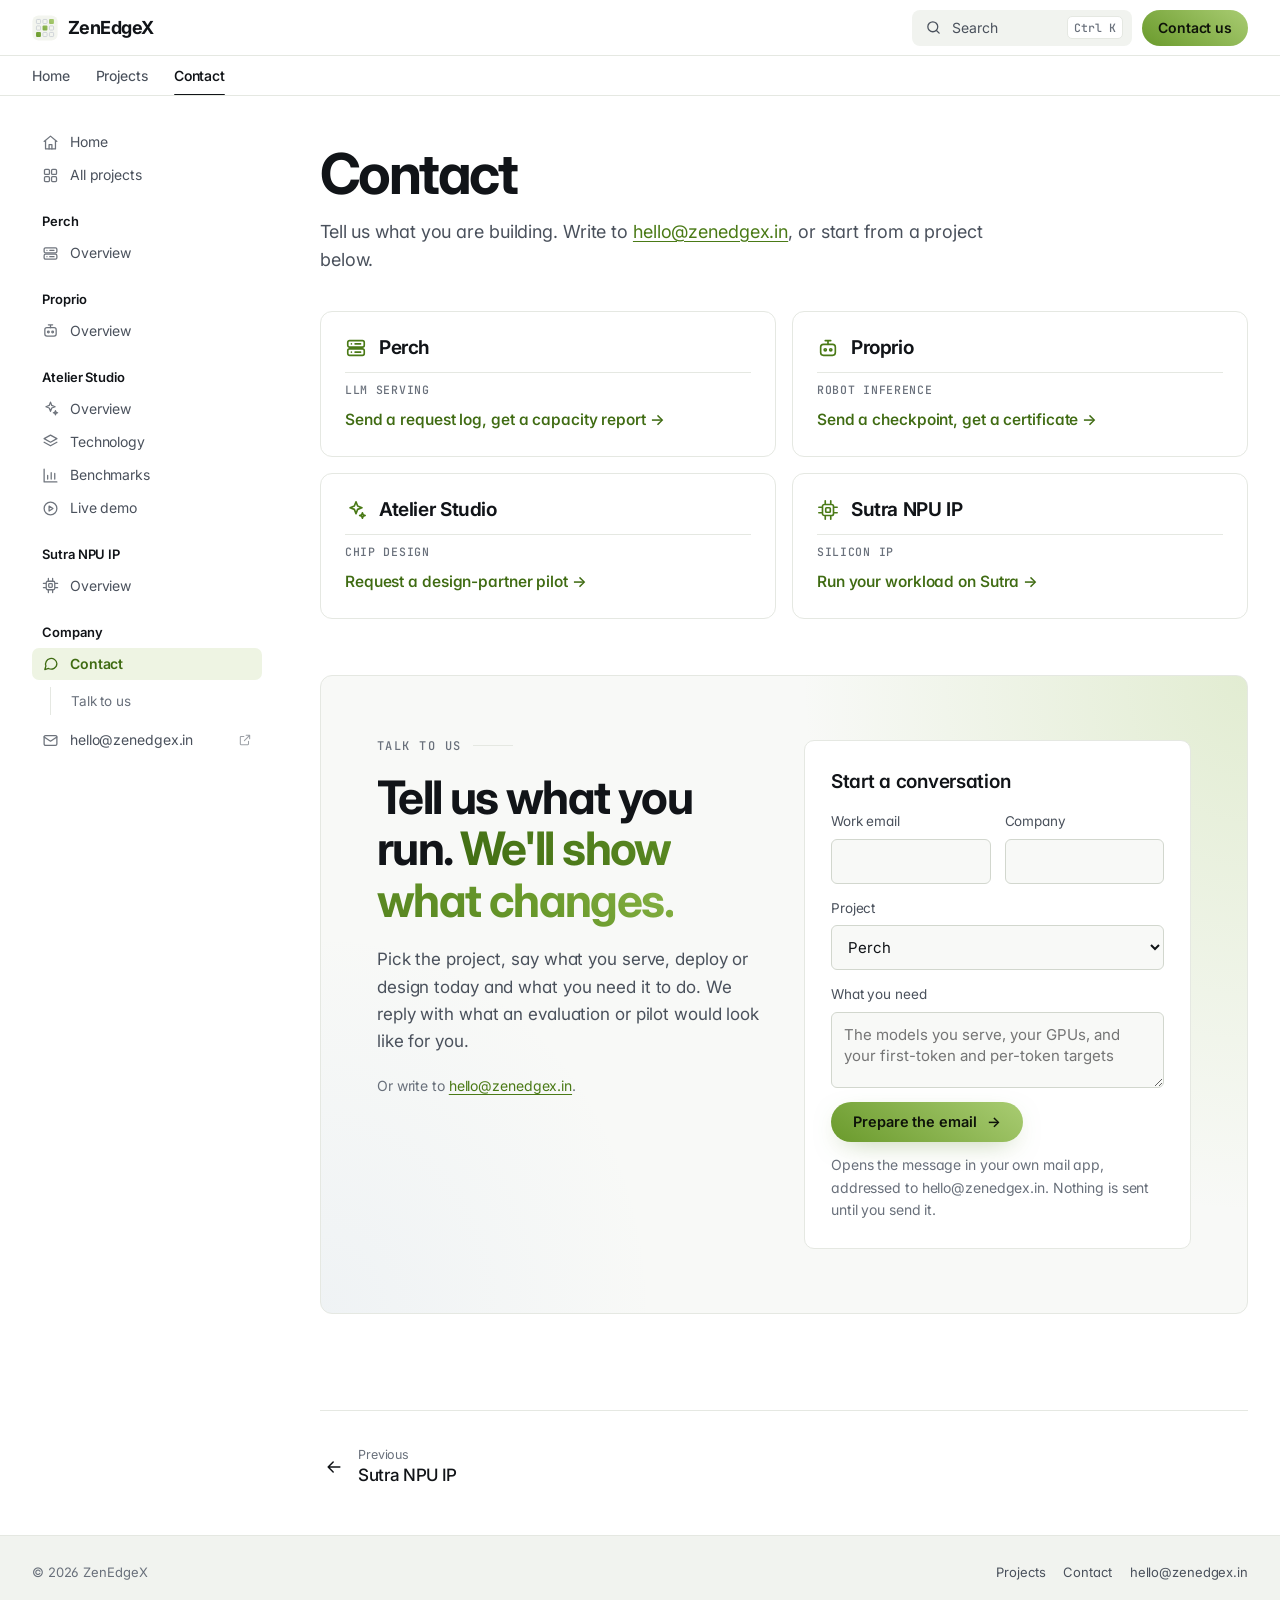
<file: contact/index.html>
<!doctype html>
<html lang="en">
<head>
<meta charset="utf-8">
<meta name="viewport" content="width=device-width, initial-scale=1, viewport-fit=cover">
<meta name="description" content="Talk to ZenEdgeX about a project: a design-partner pilot, an IP evaluation or a certificate for your policy.">
<link rel="icon" href="../favicon.svg" type="image/svg+xml">
<link rel="icon" href="../favicon-32.png" sizes="32x32" type="image/png">
<link rel="apple-touch-icon" href="../apple-touch-icon.png">
<title>Contact · ZenEdgeX</title>
<link rel="preconnect" href="https://fonts.googleapis.com">
<link rel="preconnect" href="https://fonts.gstatic.com" crossorigin>
<link rel="stylesheet" href="https://fonts.googleapis.com/css2?family=Inter:wght@300..800&family=JetBrains+Mono:wght@400;500;600&display=swap">
<style>
* { box-sizing: border-box }
body { background: var(--void); color: var(--text); font: 400 17px/1.6 var(--body) }
h1, h2, h3 { margin: 0; font-family: var(--display); text-wrap: balance }
h2 { font-size: clamp(30px, 4vw, 54px); line-height: 1.03; font-weight: 720; font-stretch: 110%; letter-spacing: -.02em }
p { margin: 0; max-width: 64ch }
h1 em, h2 em { font-style: normal; background: linear-gradient(92deg, var(--green-deep), var(--green-2)); -webkit-background-clip: text; background-clip: text; color: transparent }
.label { font: 500 12px/1 var(--mono); letter-spacing: .2em; text-transform: uppercase; color: var(--faint); display: flex; align-items: center; gap: 12px }
.label::after { content: ""; flex: 0 0 40px; height: 1px; background: var(--line-2) }
.btn { display: inline-flex; align-items: center; gap: 10px; padding: 15px 22px; border-radius: 4px; font: 600 15px/1 var(--body); text-decoration: none }
.btn.primary { background: linear-gradient(92deg, var(--leaf), var(--lime)); color: #11160B; box-shadow: 0 10px 40px -12px rgba(169, 204, 114, .55) }
.btn.line { color: var(--text); border: 1px solid var(--line-2); background: var(--slab) }
.stack { display: flex; flex-direction: column; gap: 20px }
.close { margin-top: 120px; border: 1px solid var(--line); border-radius: 14px; padding: 64px 56px; display: grid; grid-template-columns: minmax(0, 1fr) auto; gap: 40px; align-items: center; background: radial-gradient(80% 140% at 100% 0%, color-mix(in srgb, var(--leaf) 28%, transparent), transparent 60%), radial-gradient(60% 100% at 0% 100%, rgba(134,167,216,.08), transparent 60%), var(--slab) }
.close > * { min-width: 0 }
.note { font-size: 14px; color: var(--faint) }
.close.cta2 { grid-template-columns: minmax(0, 1fr) minmax(0, 1fr); align-items: start }
.acts { display: flex; flex-direction: column; gap: 12px; margin-top: 8px }
.act { display: flex; flex-direction: column; gap: 4px; padding: 16px 18px; border: 1px solid var(--line-2); border-radius: 8px; background: var(--void); text-decoration: none; color: var(--text) }
.act b { font-weight: 600 }
.act span { font-size: 14px; color: var(--muted) }
.act.on { border-color: var(--leaf); box-shadow: inset 3px 0 0 var(--leaf) }
form.pilot { background: var(--void); border: 1px solid var(--line); border-radius: 10px; padding: 26px; display: grid; gap: 14px }
form.pilot h3 { font-size: 19px }
form.pilot label { display: flex; flex-direction: column; gap: 6px; font-size: 13.5px; color: var(--muted) }
form.pilot input, form.pilot select, form.pilot textarea { font: 400 15px/1.4 var(--body); color: var(--text); background: var(--slab); border: 1px solid var(--line-2); border-radius: 6px; padding: 11px 12px; width: 100% }
form.pilot textarea { min-height: 76px; resize: vertical }
form.pilot .two { display: grid; grid-template-columns: minmax(0, 1fr) minmax(0, 1fr); gap: 14px }
form.pilot button { justify-self: start; border: 0; cursor: pointer }
form.pilot .note { margin-top: -2px }
</style>
<link rel="stylesheet" href="../assets/zx.css">
</head>
<body>
<!--zx:header-->
<header class="zx-header">
  <div class="zx-header__row">
    <button class="zx-icon-btn zx-menu" type="button" aria-label="Open navigation" aria-controls="zx-side" aria-expanded="false"><svg viewBox="0 0 24 24" fill="none" stroke="currentColor" stroke-width="1.8" stroke-linecap="round" stroke-linejoin="round" aria-hidden="true"><path d="M4 7h16M4 12h16M4 17h16"/></svg></button>
    <a class="zx-logo" href="../"><svg width="26" height="26" viewBox="0 0 64 64" aria-hidden="true"><defs><linearGradient id="mkg" x1="10" y1="54" x2="54" y2="10" gradientUnits="userSpaceOnUse"><stop offset="0" stop-color="#6A9A2C"/><stop offset="1" stop-color="#A9CC72"/></linearGradient></defs><rect x="1" y="1" width="62" height="62" rx="15" fill="#F3F5EF"/><rect x="10.9" y="10.9" width="10.2" height="10.2" rx="2" fill="none" stroke="#C3C9D1" stroke-width="1.8"/><rect x="26.9" y="10.9" width="10.2" height="10.2" rx="2" fill="none" stroke="#C3C9D1" stroke-width="1.8"/><rect x="42" y="10" width="12" height="12" rx="2.5" fill="url(#mkg)"/><rect x="10.9" y="26.9" width="10.2" height="10.2" rx="2" fill="none" stroke="#C3C9D1" stroke-width="1.8"/><rect x="26" y="26" width="12" height="12" rx="2.5" fill="url(#mkg)"/><rect x="42.9" y="26.9" width="10.2" height="10.2" rx="2" fill="none" stroke="#C3C9D1" stroke-width="1.8"/><rect x="10" y="42" width="12" height="12" rx="2.5" fill="url(#mkg)"/><rect x="26.9" y="42.9" width="10.2" height="10.2" rx="2" fill="none" stroke="#C3C9D1" stroke-width="1.8"/><rect x="42.9" y="42.9" width="10.2" height="10.2" rx="2" fill="none" stroke="#C3C9D1" stroke-width="1.8"/></svg><span>ZenEdgeX</span></a>
    <div class="zx-header__end">
      <button class="zx-search-btn" type="button" data-zx-search aria-label="Search"><svg viewBox="0 0 24 24" fill="none" stroke="currentColor" stroke-width="1.8" stroke-linecap="round" stroke-linejoin="round" aria-hidden="true"><circle cx="11" cy="11" r="7"/><path d="m20 20-3.5-3.5"/></svg><span>Search</span><kbd>⌘K</kbd></button>
      <a class="zx-pill" href="../contact/">Contact us</a>
    </div>
  </div>
</header>
<nav class="zx-tabs" aria-label="Main"><div class="zx-tabs__in"><a href="../">Home</a><a href="../projects/">Projects</a><a href="../contact/" aria-current="page">Contact</a></div></nav>
<!--/zx:header-->
<div class="zx-shell">
<!--zx:side-->
<aside class="zx-side" id="zx-side" aria-label="Site">
  <div class="zx-side__head"><a class="zx-logo" href="../"><svg width="26" height="26" viewBox="0 0 64 64" aria-hidden="true"><defs><linearGradient id="mkg-side" x1="10" y1="54" x2="54" y2="10" gradientUnits="userSpaceOnUse"><stop offset="0" stop-color="#6A9A2C"/><stop offset="1" stop-color="#A9CC72"/></linearGradient></defs><rect x="1" y="1" width="62" height="62" rx="15" fill="#F3F5EF"/><rect x="10.9" y="10.9" width="10.2" height="10.2" rx="2" fill="none" stroke="#C3C9D1" stroke-width="1.8"/><rect x="26.9" y="10.9" width="10.2" height="10.2" rx="2" fill="none" stroke="#C3C9D1" stroke-width="1.8"/><rect x="42" y="10" width="12" height="12" rx="2.5" fill="url(#mkg-side)"/><rect x="10.9" y="26.9" width="10.2" height="10.2" rx="2" fill="none" stroke="#C3C9D1" stroke-width="1.8"/><rect x="26" y="26" width="12" height="12" rx="2.5" fill="url(#mkg-side)"/><rect x="42.9" y="26.9" width="10.2" height="10.2" rx="2" fill="none" stroke="#C3C9D1" stroke-width="1.8"/><rect x="10" y="42" width="12" height="12" rx="2.5" fill="url(#mkg-side)"/><rect x="26.9" y="42.9" width="10.2" height="10.2" rx="2" fill="none" stroke="#C3C9D1" stroke-width="1.8"/><rect x="42.9" y="42.9" width="10.2" height="10.2" rx="2" fill="none" stroke="#C3C9D1" stroke-width="1.8"/></svg><span>ZenEdgeX</span></a></div>
  <nav class="zx-nav" aria-label="Pages">
    <a class="zx-nav__link" href="../" data-zx-page="Home"><svg viewBox="0 0 24 24" fill="none" stroke="currentColor" stroke-width="1.8" stroke-linecap="round" stroke-linejoin="round" aria-hidden="true"><path d="M3 10.5 12 3l9 7.5"/><path d="M5 9.5V21h14V9.5"/><path d="M10 21v-6h4v6"/></svg><span>Home</span></a>
    <a class="zx-nav__link" href="../projects/" data-zx-page="Projects"><svg viewBox="0 0 24 24" fill="none" stroke="currentColor" stroke-width="1.8" stroke-linecap="round" stroke-linejoin="round" aria-hidden="true"><rect x="3.5" y="3.5" width="7" height="7" rx="1.5"/><rect x="13.5" y="3.5" width="7" height="7" rx="1.5"/><rect x="3.5" y="13.5" width="7" height="7" rx="1.5"/><rect x="13.5" y="13.5" width="7" height="7" rx="1.5"/></svg><span>All projects</span></a>
    <p class="zx-nav__group">Perch</p>
    <a class="zx-nav__link" href="../perch/" data-zx-page="Perch"><svg viewBox="0 0 24 24" fill="none" stroke="currentColor" stroke-width="1.8" stroke-linecap="round" stroke-linejoin="round" aria-hidden="true"><rect x="3" y="4" width="18" height="7" rx="2"/><rect x="3" y="13" width="18" height="7" rx="2"/><path d="M7 7.5h.01M7 16.5h.01M11 7.5h6M11 16.5h6"/></svg><span>Overview</span></a>
    <p class="zx-nav__group">Proprio</p>
    <a class="zx-nav__link" href="../proprio/" data-zx-page="Proprio"><svg viewBox="0 0 24 24" fill="none" stroke="currentColor" stroke-width="1.8" stroke-linecap="round" stroke-linejoin="round" aria-hidden="true"><rect x="4" y="8" width="16" height="12" rx="3"/><path d="M12 8V4M9 4h6"/><circle cx="9" cy="14" r="1.2"/><circle cx="15" cy="14" r="1.2"/></svg><span>Overview</span></a>
    <p class="zx-nav__group">Atelier Studio</p>
    <a class="zx-nav__link" href="../engine/" data-zx-page="Atelier Studio"><svg viewBox="0 0 24 24" fill="none" stroke="currentColor" stroke-width="1.8" stroke-linecap="round" stroke-linejoin="round" aria-hidden="true"><path d="M12 3l1.8 4.7 4.7 1.8-4.7 1.8L12 16l-1.8-4.7-4.7-1.8 4.7-1.8z"/><path d="M19 15l.8 2.2 2.2.8-2.2.8L19 21l-.8-2.2-2.2-.8 2.2-.8z"/></svg><span>Overview</span></a>
    <a class="zx-nav__link" href="../technology/" data-zx-page="Atelier Studio · Technology"><svg viewBox="0 0 24 24" fill="none" stroke="currentColor" stroke-width="1.8" stroke-linecap="round" stroke-linejoin="round" aria-hidden="true"><path d="m12 3 9 5-9 5-9-5z"/><path d="m3 13 9 5 9-5"/></svg><span>Technology</span></a>
    <a class="zx-nav__link" href="../benchmarks/" data-zx-page="Atelier Studio · Benchmarks"><svg viewBox="0 0 24 24" fill="none" stroke="currentColor" stroke-width="1.8" stroke-linecap="round" stroke-linejoin="round" aria-hidden="true"><path d="M3 3v18h18"/><path d="M8 17v-5M13 17V8M18 17V9"/></svg><span>Benchmarks</span></a>
    <a class="zx-nav__link" href="../demo/" data-zx-page="Atelier Studio · Live demo"><svg viewBox="0 0 24 24" fill="none" stroke="currentColor" stroke-width="1.8" stroke-linecap="round" stroke-linejoin="round" aria-hidden="true"><circle cx="12" cy="12" r="9"/><path d="m10 8.5 5.5 3.5-5.5 3.5z"/></svg><span>Live demo</span></a>
    <p class="zx-nav__group">Sutra NPU IP</p>
    <a class="zx-nav__link" href="../ip/" data-zx-page="Sutra NPU IP"><svg viewBox="0 0 24 24" fill="none" stroke="currentColor" stroke-width="1.8" stroke-linecap="round" stroke-linejoin="round" aria-hidden="true"><rect x="6" y="6" width="12" height="12" rx="2"/><rect x="9.5" y="9.5" width="5" height="5" rx="1"/><path d="M9 2v3M15 2v3M9 19v3M15 19v3M2 9h3M2 15h3M19 9h3M19 15h3"/></svg><span>Overview</span></a>
    <p class="zx-nav__group">Company</p>
    <a class="zx-nav__link" href="../contact/" data-zx-page="Contact" aria-current="page"><svg viewBox="0 0 24 24" fill="none" stroke="currentColor" stroke-width="1.8" stroke-linecap="round" stroke-linejoin="round" aria-hidden="true"><path d="M21 12a8 8 0 0 1-11.8 7L4 20.5l1.5-5A8 8 0 1 1 21 12z"/></svg><span>Contact</span></a>
    <a class="zx-nav__link" href="mailto:hello@zenedgex.in"><svg viewBox="0 0 24 24" fill="none" stroke="currentColor" stroke-width="1.8" stroke-linecap="round" stroke-linejoin="round" aria-hidden="true"><rect x="3" y="5" width="18" height="14" rx="2"/><path d="m3 7 9 6 9-6"/></svg><span>hello@zenedgex.in</span><svg class="ext" viewBox="0 0 24 24" fill="none" stroke="currentColor" stroke-width="1.8" stroke-linecap="round" stroke-linejoin="round" aria-hidden="true"><path d="M14 4h6v6M20 4l-9 9M18 14v5a1 1 0 0 1-1 1H5a1 1 0 0 1-1-1V7a1 1 0 0 1 1-1h5"/></svg></a>
  </nav>
</aside>
<!--/zx:side-->
<div class="zx-scrim"></div>
<main class="zx-main" id="zx-main">
<div class="wrap" id="top">
  <div class="zx-page-head">
    <h1>Contact</h1>
    <p class="zx-lead">Tell us what you are building. Write to <a href="mailto:hello@zenedgex.in">hello@zenedgex.in</a>, or start from a project below.</p>
  </div>
  <!--zx:contacts-->
<div class="zx-cards zx-cards--compact">
  <a class="zx-card zx-card--link" href="../perch/#contact"><div class="zx-card__head"><svg viewBox="0 0 24 24" fill="none" stroke="currentColor" stroke-width="1.8" stroke-linecap="round" stroke-linejoin="round" aria-hidden="true"><rect x="3" y="4" width="18" height="7" rx="2"/><rect x="3" y="13" width="18" height="7" rx="2"/><path d="M7 7.5h.01M7 16.5h.01M11 7.5h6M11 16.5h6"/></svg><b>Perch</b></div><p class="zx-card__meta">LLM serving</p><p>Send a request log, get a capacity report →</p></a>
  <a class="zx-card zx-card--link" href="../proprio/#contact"><div class="zx-card__head"><svg viewBox="0 0 24 24" fill="none" stroke="currentColor" stroke-width="1.8" stroke-linecap="round" stroke-linejoin="round" aria-hidden="true"><rect x="4" y="8" width="16" height="12" rx="3"/><path d="M12 8V4M9 4h6"/><circle cx="9" cy="14" r="1.2"/><circle cx="15" cy="14" r="1.2"/></svg><b>Proprio</b></div><p class="zx-card__meta">Robot inference</p><p>Send a checkpoint, get a certificate →</p></a>
  <a class="zx-card zx-card--link" href="../engine/#contact"><div class="zx-card__head"><svg viewBox="0 0 24 24" fill="none" stroke="currentColor" stroke-width="1.8" stroke-linecap="round" stroke-linejoin="round" aria-hidden="true"><path d="M12 3l1.8 4.7 4.7 1.8-4.7 1.8L12 16l-1.8-4.7-4.7-1.8 4.7-1.8z"/><path d="M19 15l.8 2.2 2.2.8-2.2.8L19 21l-.8-2.2-2.2-.8 2.2-.8z"/></svg><b>Atelier Studio</b></div><p class="zx-card__meta">Chip design</p><p>Request a design-partner pilot →</p></a>
  <a class="zx-card zx-card--link" href="../ip/#contact"><div class="zx-card__head"><svg viewBox="0 0 24 24" fill="none" stroke="currentColor" stroke-width="1.8" stroke-linecap="round" stroke-linejoin="round" aria-hidden="true"><rect x="6" y="6" width="12" height="12" rx="2"/><rect x="9.5" y="9.5" width="5" height="5" rx="1"/><path d="M9 2v3M15 2v3M9 19v3M15 19v3M2 9h3M2 15h3M19 9h3M19 15h3"/></svg><b>Sutra NPU IP</b></div><p class="zx-card__meta">Silicon IP</p><p>Run your workload on Sutra →</p></a>
</div>
<!--/zx:contacts-->

  <section id="talk">
  <div class="close cta2" id="contact" style="margin-top:0">
    <div class="stack">
      <p class="label">Talk to us</p>
      <h2 style="font-size:clamp(30px,3.6vw,48px)">Tell us what you run. <em>We'll show what changes.</em></h2>
      <p style="color:var(--muted)">Pick the project, say what you serve, deploy or design today and what you need it to do. We reply with what an evaluation or pilot would look like for you.</p>
      <p class="note">Or write to <a href="mailto:hello@zenedgex.in">hello@zenedgex.in</a>.</p>
    </div>
    <form class="pilot" id="pilot" novalidate>
      <h3>Start a conversation</h3>
      <div class="two">
        <label>Work email<input name="email" type="email" autocomplete="email" required></label>
        <label>Company<input name="company" autocomplete="organization" required></label>
      </div>
      <label>Project<select name="project" id="project">
<!--zx:projopts-->
        <option value="perch" data-hint="The models you serve, your GPUs, and your first-token and per-token targets" selected>Perch</option>
        <option value="proprio" data-hint="The policy, the GPU and the control rate you need">Proprio</option>
        <option value="atelier-studio" data-hint="Your model, and its frame or token rate, power and area targets">Atelier Studio</option>
        <option value="sutra" data-hint="The model to run on Sutra and the rate it needs">Sutra NPU IP</option>
<!--/zx:projopts-->
      </select></label>
      <label>What you need<textarea name="need" id="need" required></textarea></label>
      <button class="btn primary" type="submit">Prepare the email <span>→</span></button>
      <p class="note">Opens the message in your own mail app, addressed to hello@zenedgex.in. Nothing is sent until you send it.</p>
    </form>
  </div>
  </section>

  <!--zx:pager-->
<nav class="zx-pager" aria-label="Pages"><a class="prev" href="../ip/"><svg viewBox="0 0 24 24" fill="none" stroke="currentColor" stroke-width="1.8" stroke-linecap="round" stroke-linejoin="round" aria-hidden="true"><path d="M19 12H5M11 6l-6 6 6 6"/></svg><span><small>Previous</small><b>Sutra NPU IP</b></span></a></nav>
<!--/zx:pager-->
</div>
</main>
</div>
<div class="zx-footer"><div class="zx-footer__in"><footer>
    <span>© 2026 ZenEdgeX</span>
    <!--zx:footnav-->
<nav aria-label="Footer"><a href="../projects/">Projects</a><a href="../contact/">Contact</a><a href="mailto:hello@zenedgex.in">hello@zenedgex.in</a></nav>
<!--/zx:footnav-->
  </footer></div></div>
<script>
(() => {
  // the request is composed in the visitor's own mail app; the site has no server
  const f = document.getElementById('pilot'), sel = document.getElementById('project'), need = document.getElementById('need');
  // a project named in the link (contact/#perch) is preselected
  const hint = () => { need.placeholder = sel.selectedOptions[0].dataset.hint || ''; };
  const pick = () => { const want = location.hash.slice(1); if ([...sel.options].some(o => o.value === want)) { sel.value = want; hint(); } };
  sel.addEventListener('change', hint); addEventListener('hashchange', pick); hint(); pick();
  f.addEventListener('submit', e => {
    e.preventDefault();
    if (!f.reportValidity()) return;
    const v = n => f.elements[n].value.trim(), name = sel.selectedOptions[0].textContent;
    const body = [`Work email: ${v('email')}`, `Company: ${v('company')}`, `Project: ${name}`, '', v('need')].join('\n');
    location.href = `mailto:hello@zenedgex.in?subject=${encodeURIComponent(`${name}: ${v('company')}`)}&body=${encodeURIComponent(body)}`;
  });
})();
</script>
<script src="../assets/zx.js" defer></script>
</body>
</html>
</file>
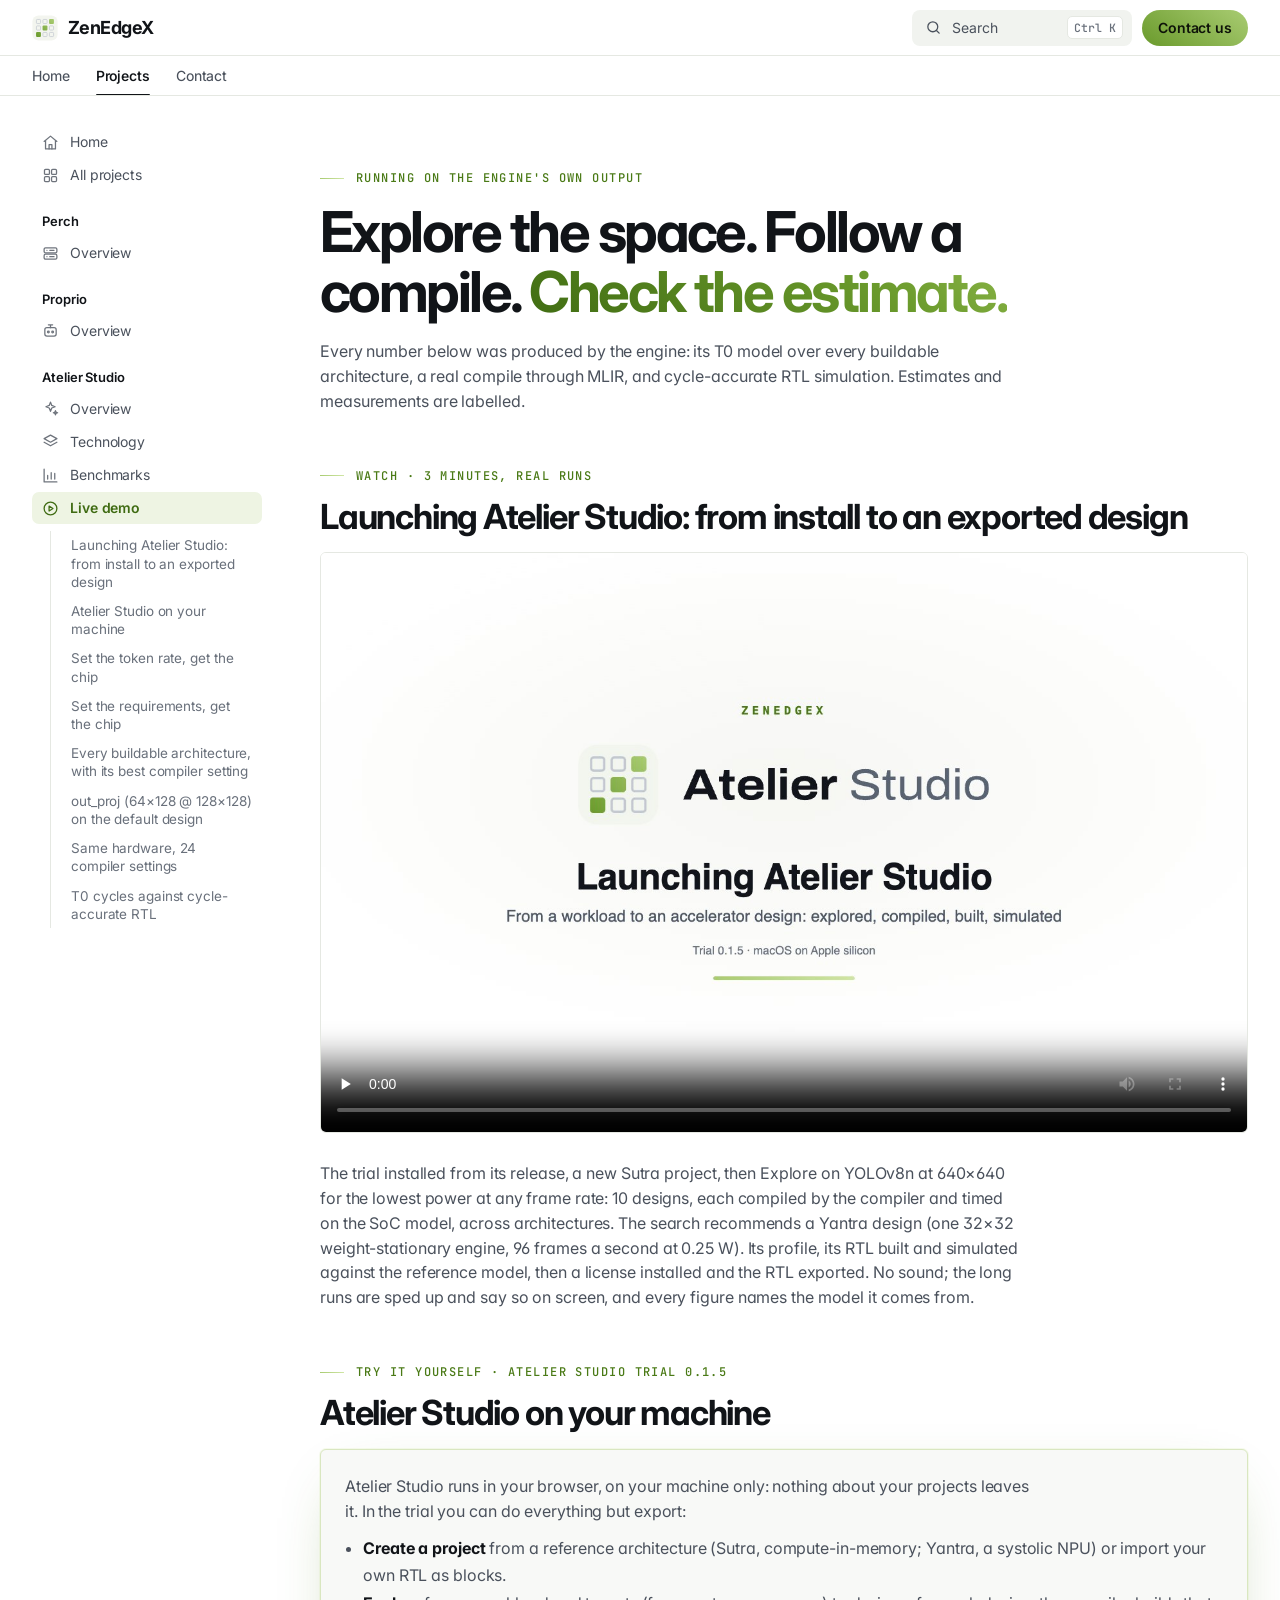
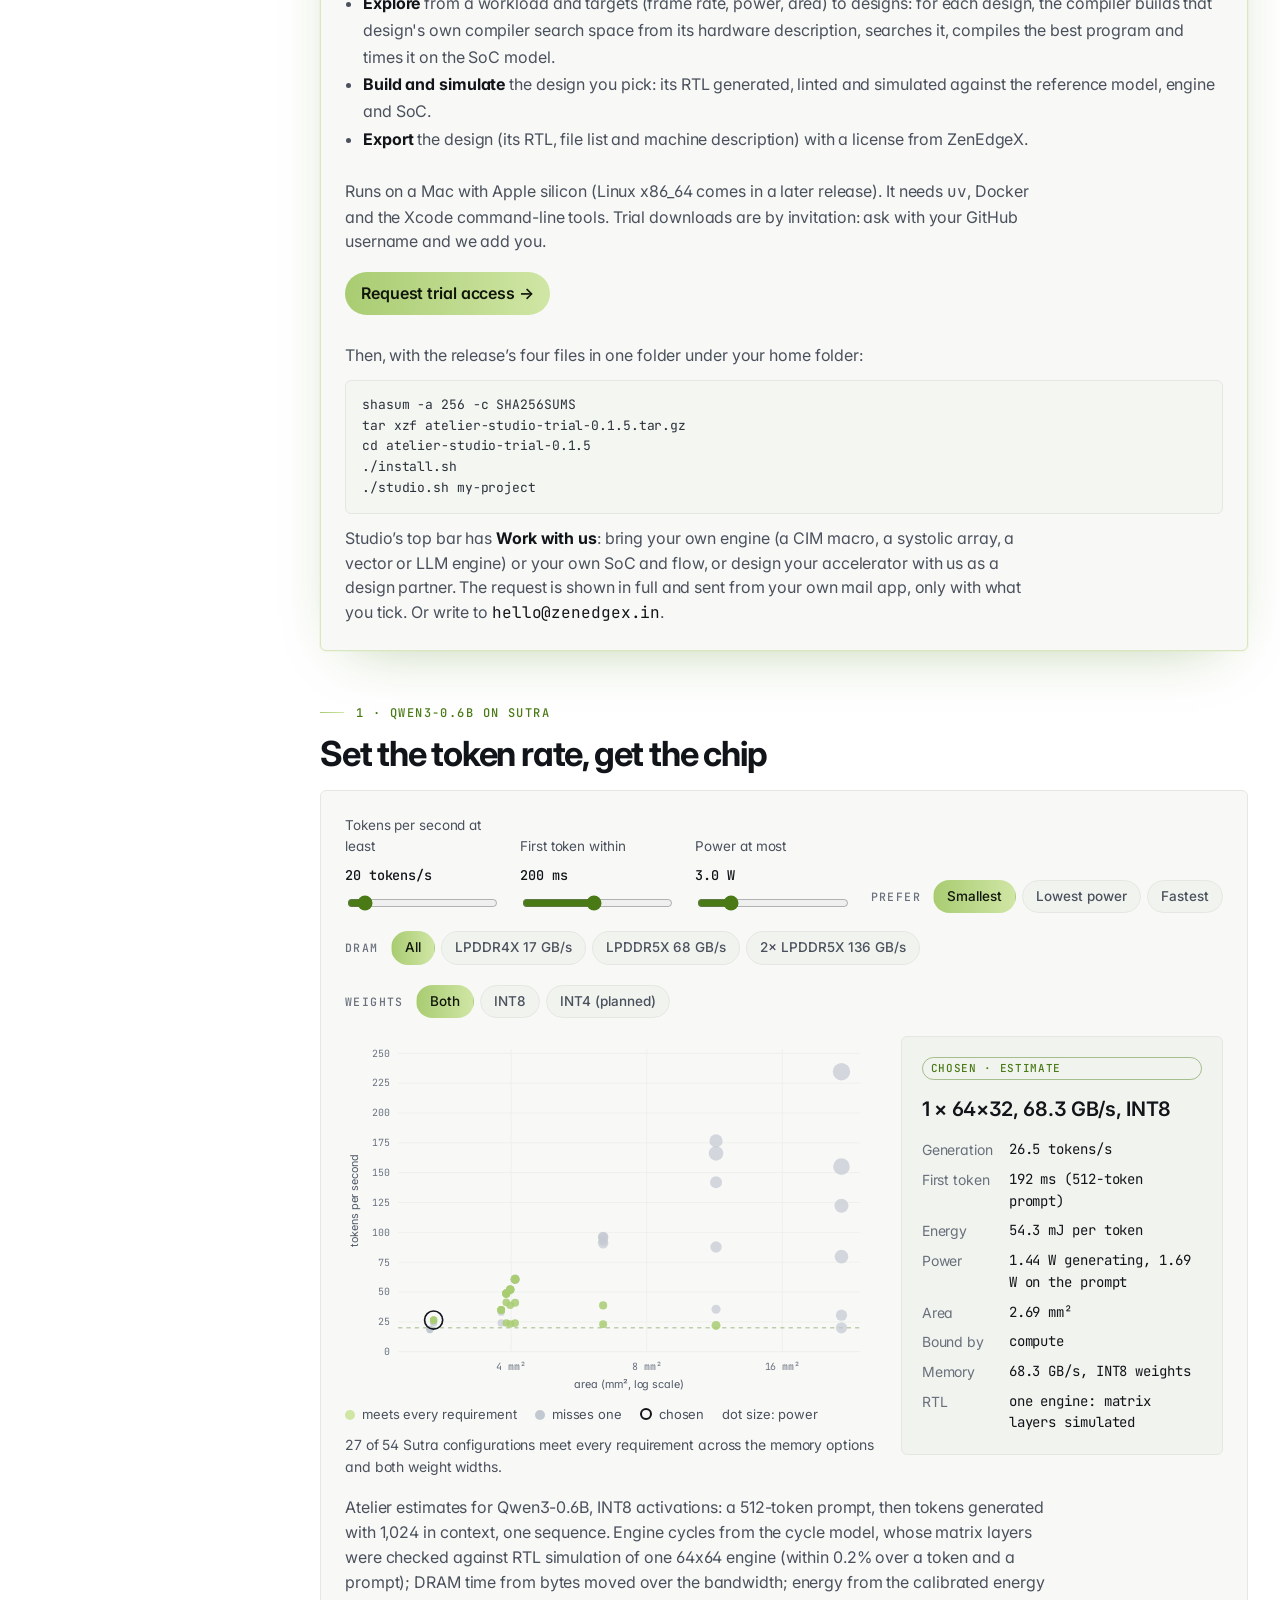
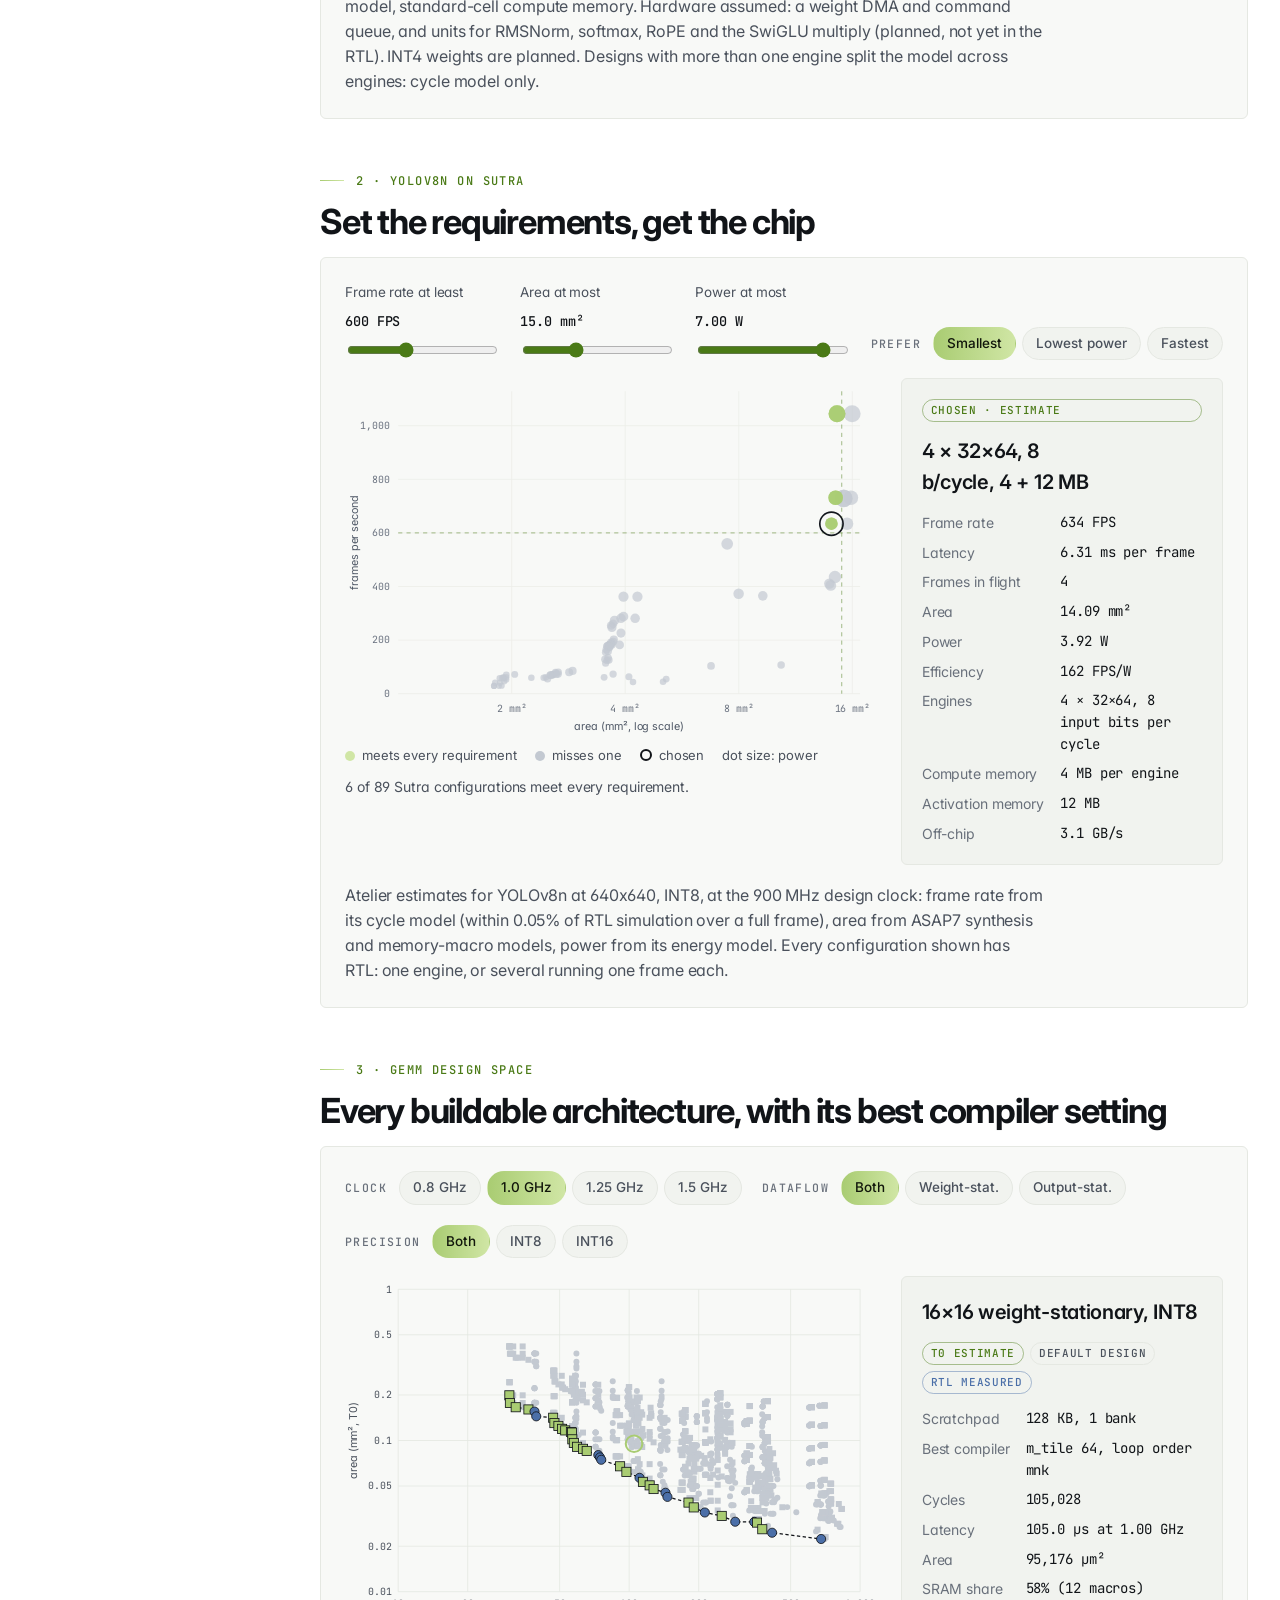
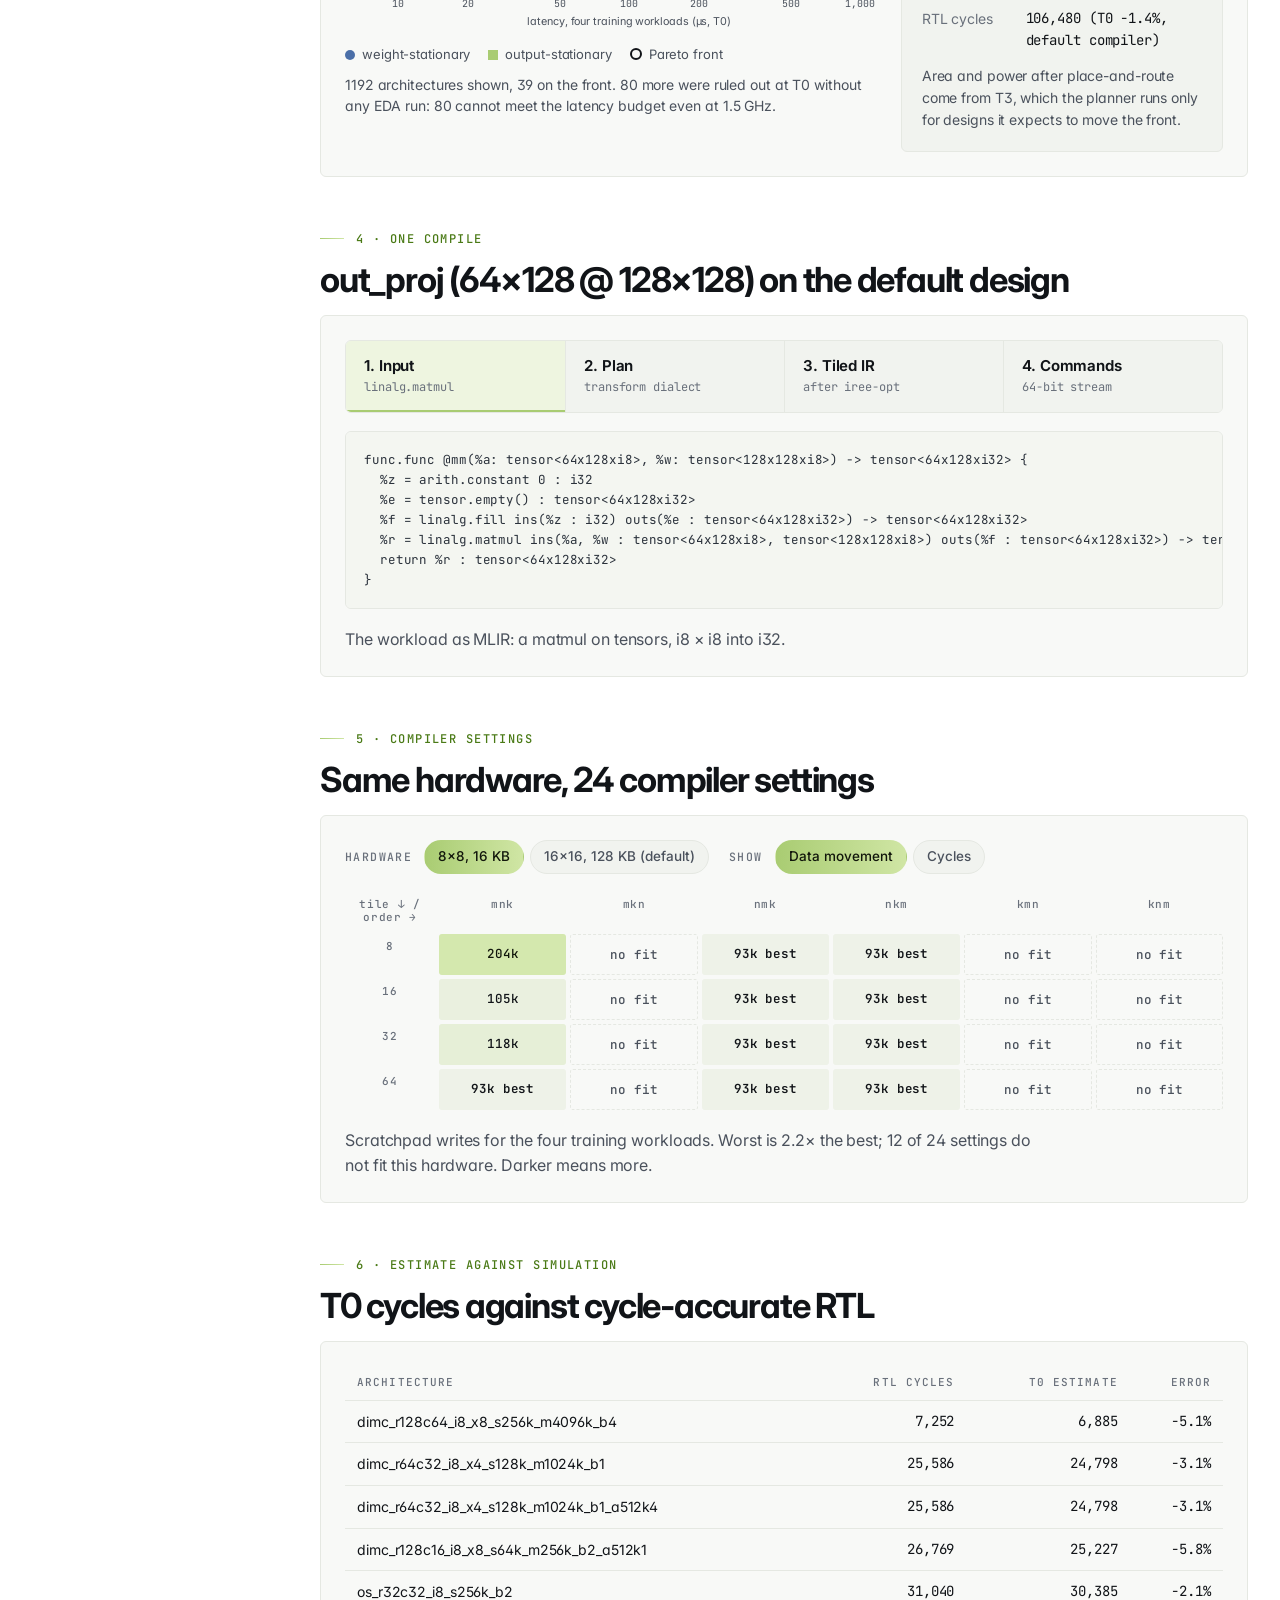
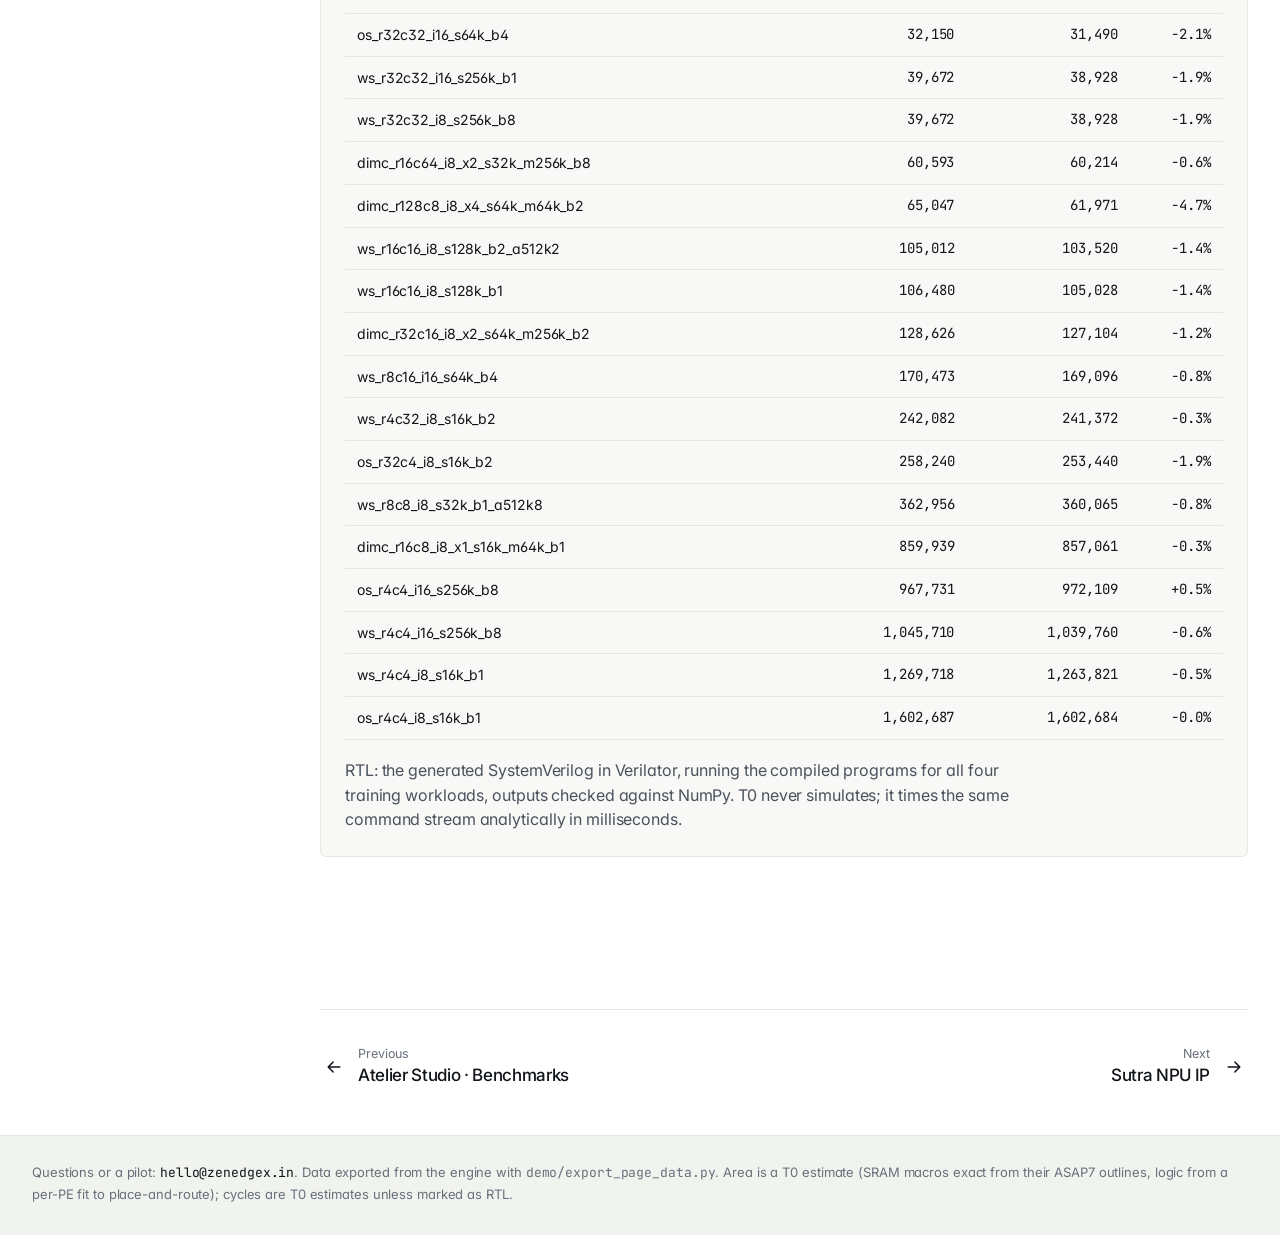
<file: demo/index.html>
<!doctype html>
<html lang="en">
<head>
<meta charset="utf-8">
<meta name="viewport" content="width=device-width, initial-scale=1, viewport-fit=cover">
<meta name="description" content="Live demo of Atelier on its own output: design-space explorer, an MLIR compile walkthrough, compiler settings and estimates against RTL simulation.">
<meta property="og:title" content="Atelier Live Demo">
<meta property="og:description" content="Live demo of Atelier on its own output: design-space explorer, an MLIR compile walkthrough, compiler settings and estimates against RTL simulation.">
<meta property="og:image" content="https://zenedgex.in/og-image.png">
<meta property="og:image:width" content="1200">
<meta property="og:image:height" content="630">
<meta name="twitter:card" content="summary_large_image">
<meta name="twitter:image" content="https://zenedgex.in/og-image.png">
<link rel="icon" href="../favicon.svg" type="image/svg+xml">
<link rel="icon" href="../favicon-32.png" sizes="32x32" type="image/png">
<link rel="apple-touch-icon" href="../apple-touch-icon.png">
<style>html,body{margin:0}img{max-width:100%}[hidden]{display:none!important}</style>
<title>Atelier Live Demo</title>
<link rel="preconnect" href="https://fonts.googleapis.com">
<link rel="preconnect" href="https://fonts.gstatic.com" crossorigin>
<link rel="stylesheet" href="https://fonts.googleapis.com/css2?family=Inter:wght@300..800&family=JetBrains+Mono:wght@400;500;600&display=swap">
<style>
/* Layout: the product page's dark world, as a tool. Steps in task order (explore, compile, compare
   compiler settings, check the estimate), each a slab with its controls on top. */
:root {
  --paper: #FFFFFF; --panel: #F6F7F3; --panel-2: #EFF1EB; --ink: #12161C; --ink-soft: #4F5866;
  --faint: #6B7380; --rule: #E2E5DD; --leaf: #A9CC72; --lime: #D0E6A5; --green: #4A7A16; --green-deep: #3F6B12; --green-2: #6A9A2C; --via: #4B6FA8;
  --dim: #C3C9D1; --hl: #EEF5E0;
  --display: 'Inter', 'Arial Black', Arial, sans-serif;
  --body: 'Inter', 'Helvetica Neue', Arial, sans-serif;
  --mono: 'JetBrains Mono', 'SFMono-Regular', Menlo, monospace;
  color-scheme: light;
}
* { box-sizing: border-box }
html { background: var(--paper) }
body { background: var(--paper); color: var(--ink); font: 400 16px/1.55 var(--body); padding-inline: 20px; padding-block: 0 72px; -webkit-font-smoothing: antialiased }
.wrap { max-width: 1200px; margin-inline: auto; display: flex; flex-direction: column; gap: 56px }
a { color: var(--green); text-underline-offset: 3px }
:focus-visible { outline: 2px solid var(--green); outline-offset: 2px }
header.top { display: flex; justify-content: space-between; align-items: center; gap: 16px; flex-wrap: wrap; padding-block: 18px; border-bottom: 1px solid var(--rule) }
.brand { display: flex; align-items: center; gap: 10px; font: 700 15px/1 var(--display); font-stretch: 116%; letter-spacing: .02em }
.brand span { color: var(--ink-soft); font-weight: 500; letter-spacing: .1em }
h1, h2, h3 { font-family: var(--display); margin: 0; text-wrap: balance }
h1 { font-size: clamp(36px, 5vw, 64px); font-weight: 750; font-stretch: 112%; line-height: 1; letter-spacing: -.02em; max-width: 18ch }
h1 em { font-style: normal; background: linear-gradient(92deg, var(--green-deep), var(--green-2)); -webkit-background-clip: text; background-clip: text; color: transparent }
h2 { font-size: clamp(24px, 2.6vw, 34px); font-weight: 700; font-stretch: 110%; line-height: 1.08; letter-spacing: -.01em }
h3 { font-size: 20px; font-weight: 650; font-stretch: 106% }
p { margin: 0; max-width: 70ch }
.soft { color: var(--ink-soft) }
.eyebrow { font: 500 12px/1 var(--mono); letter-spacing: .18em; text-transform: uppercase; color: var(--green); display: flex; align-items: center; gap: 12px }
.eyebrow::before { content: ""; width: 24px; height: 1px; background: linear-gradient(90deg, var(--leaf), var(--lime)) }
.mono { font-family: var(--mono) }
.num { font-variant-numeric: tabular-nums }
.panel { background: var(--panel); border: 1px solid var(--rule); border-radius: 6px; padding: 24px; display: flex; flex-direction: column; gap: 18px; min-width: 0 }
.intro { display: flex; flex-direction: column; gap: 18px; padding-top: 40px }
.step { display: flex; flex-direction: column; gap: 16px }

.controls { display: flex; flex-wrap: wrap; gap: 20px; align-items: center }
.group { display: flex; gap: 6px; align-items: center; flex-wrap: wrap }
.group > span { font: 500 11.5px/1 var(--mono); color: var(--faint); letter-spacing: .12em; text-transform: uppercase; margin-right: 6px }
.chip { font: 500 13.5px/1 var(--body); padding: 9px 13px; border-radius: 999px; border: 1px solid var(--rule); background: var(--panel-2); color: var(--ink-soft); cursor: pointer }
.chip:hover { color: var(--ink) }
.chip[aria-pressed="true"] { background: linear-gradient(92deg, var(--leaf), var(--lime)); color: #11160B; border-color: transparent }

.explore { display: grid; grid-template-columns: minmax(0, 1.65fr) minmax(0, 1fr); gap: 24px }
.explore > * { min-width: 0 }
#scatter { width: 100%; height: auto; display: block; touch-action: manipulation }
#scatter .pt { cursor: pointer }
.detail { display: flex; flex-direction: column; gap: 14px; background: var(--panel-2); border: 1px solid var(--rule); border-radius: 6px; padding: 20px; align-self: start }
.kv { display: grid; grid-template-columns: auto minmax(0, 1fr); gap: 8px 16px; font-size: 14px; margin: 0 }
.kv dt { color: var(--faint) }
.kv dd { margin: 0; font-family: var(--mono); font-variant-numeric: tabular-nums; overflow-wrap: anywhere; color: var(--ink) }
.tag { display: inline-block; font: 500 11px/1 var(--mono); letter-spacing: .06em; text-transform: uppercase; padding: 5px 8px; border-radius: 999px; border: 1px solid var(--rule); color: var(--ink-soft) }
.tag.est { color: var(--green); border-color: color-mix(in srgb, var(--green) 45%, transparent) }
.tag.meas { color: var(--via); border-color: color-mix(in srgb, var(--via) 45%, transparent) }
.reqs { display: grid; grid-template-columns: repeat(3, minmax(0, 1fr)) auto; gap: 18px 24px; align-items: end }
.reqs label { display: flex; flex-direction: column; gap: 8px; font-size: 13.5px; color: var(--ink-soft); min-width: 0 }
.reqs label b { color: var(--ink); font-family: var(--mono); font-weight: 500 }
.reqs input[type=range] { width: 100%; accent-color: var(--green) }
@media (max-width: 900px) { .reqs { grid-template-columns: minmax(0, 1fr) } }
#nscatter { width: 100%; height: auto; display: block; touch-action: manipulation }
#nscatter .pt { cursor: pointer }
.legend { display: flex; gap: 18px; flex-wrap: wrap; font-size: 13px; color: var(--ink-soft) }
.legend i { display: inline-block; width: 10px; height: 10px; margin-right: 7px; vertical-align: -1px }
.summary { font-size: 14px; color: var(--ink-soft) }

.pipe { display: grid; grid-template-columns: repeat(4, minmax(0, 1fr)); border: 1px solid var(--rule); border-radius: 6px; overflow: hidden }
.pipe button { all: unset; cursor: pointer; padding: 16px 18px; display: flex; flex-direction: column; gap: 5px; border-left: 1px solid var(--rule); background: var(--panel-2) }
.pipe button:first-child { border-left: none }
.pipe button:focus-visible { outline: 2px solid var(--green); outline-offset: -2px }
.pipe button[aria-selected="true"] { background: var(--hl); box-shadow: inset 0 -2px 0 var(--leaf) }
.pipe b { font: 650 15px/1.2 var(--display); font-stretch: 108% }
.pipe small { font: 400 12px/1.3 var(--mono); color: var(--faint) }
pre { margin: 0; background: #F4F6F1; border: 1px solid var(--rule); border-radius: 6px; padding: 18px; overflow: auto; max-height: 440px; font: 400 12.5px/1.6 var(--mono); color: #2A313B }
table { border-collapse: collapse; width: 100%; font-size: 14px }
th, td { padding: 10px 12px; border-bottom: 1px solid var(--rule); text-align: left; white-space: nowrap }
th { font: 500 11px/1.2 var(--mono); letter-spacing: .12em; text-transform: uppercase; color: var(--faint) }
td.n, th.n { text-align: right; font-variant-numeric: tabular-nums; font-family: var(--mono) }
.scroll { overflow-x: auto }

.heat { display: grid; gap: 4px }
.heat .c { padding: 12px 6px; text-align: center; font: 500 12.5px/1.2 var(--mono); border-radius: 3px; min-width: 0 }
.heat .h { font: 500 11px/1.2 var(--mono); color: var(--faint); text-align: center; padding: 6px 2px; letter-spacing: .06em }

.run { display: flex; flex-direction: column; gap: 12px }
.panel.feature { border-color: color-mix(in srgb, var(--lime) 55%, var(--rule)); box-shadow: 0 0 0 1px color-mix(in srgb, var(--lime) 20%, transparent), 0 18px 60px -30px color-mix(in srgb, var(--green) 45%, transparent) }
.run code { background: #F4F6F1; border: 1px solid var(--rule); border-radius: 6px; padding: 14px 16px; font: 400 13px/1.6 var(--mono); display: block; overflow-x: auto; white-space: pre; color: #2A313B }
.dnav { display: flex; gap: 22px; align-items: center; font-size: 14px; flex-wrap: wrap }
.dnav a { color: var(--ink-soft); text-decoration: none }
.dnav a:hover { color: var(--ink) }
.dnav a.on { color: var(--ink) }
.dnav a.go { color: #11160B; background: linear-gradient(92deg, var(--leaf), var(--lime)); padding: 8px 14px; border-radius: 999px; font-weight: 600 }
footer { border-top: 1px solid var(--rule); padding-top: 22px; font-size: 13px; color: var(--faint) }

@media (max-width: 900px) { .explore { grid-template-columns: minmax(0, 1fr) } .pipe { grid-template-columns: repeat(2, minmax(0, 1fr)) } .pipe button:nth-child(3) { border-left: none } .pipe button:nth-child(n+3) { border-top: 1px solid var(--rule) } }
</style>
<link rel="stylesheet" href="../assets/zx.css">
</head>
<body>
<!--zx:header-->
<header class="zx-header">
  <div class="zx-header__row">
    <button class="zx-icon-btn zx-menu" type="button" aria-label="Open navigation" aria-controls="zx-side" aria-expanded="false"><svg viewBox="0 0 24 24" fill="none" stroke="currentColor" stroke-width="1.8" stroke-linecap="round" stroke-linejoin="round" aria-hidden="true"><path d="M4 7h16M4 12h16M4 17h16"/></svg></button>
    <a class="zx-logo" href="../"><svg width="26" height="26" viewBox="0 0 64 64" aria-hidden="true"><defs><linearGradient id="mkg" x1="10" y1="54" x2="54" y2="10" gradientUnits="userSpaceOnUse"><stop offset="0" stop-color="#6A9A2C"/><stop offset="1" stop-color="#A9CC72"/></linearGradient></defs><rect x="1" y="1" width="62" height="62" rx="15" fill="#F3F5EF"/><rect x="10.9" y="10.9" width="10.2" height="10.2" rx="2" fill="none" stroke="#C3C9D1" stroke-width="1.8"/><rect x="26.9" y="10.9" width="10.2" height="10.2" rx="2" fill="none" stroke="#C3C9D1" stroke-width="1.8"/><rect x="42" y="10" width="12" height="12" rx="2.5" fill="url(#mkg)"/><rect x="10.9" y="26.9" width="10.2" height="10.2" rx="2" fill="none" stroke="#C3C9D1" stroke-width="1.8"/><rect x="26" y="26" width="12" height="12" rx="2.5" fill="url(#mkg)"/><rect x="42.9" y="26.9" width="10.2" height="10.2" rx="2" fill="none" stroke="#C3C9D1" stroke-width="1.8"/><rect x="10" y="42" width="12" height="12" rx="2.5" fill="url(#mkg)"/><rect x="26.9" y="42.9" width="10.2" height="10.2" rx="2" fill="none" stroke="#C3C9D1" stroke-width="1.8"/><rect x="42.9" y="42.9" width="10.2" height="10.2" rx="2" fill="none" stroke="#C3C9D1" stroke-width="1.8"/></svg><span>ZenEdgeX</span></a>
    <div class="zx-header__end">
      <button class="zx-search-btn" type="button" data-zx-search aria-label="Search"><svg viewBox="0 0 24 24" fill="none" stroke="currentColor" stroke-width="1.8" stroke-linecap="round" stroke-linejoin="round" aria-hidden="true"><circle cx="11" cy="11" r="7"/><path d="m20 20-3.5-3.5"/></svg><span>Search</span><kbd>⌘K</kbd></button>
      <a class="zx-pill" href="../contact/">Contact us</a>
    </div>
  </div>
</header>
<nav class="zx-tabs" aria-label="Main"><div class="zx-tabs__in"><a href="../">Home</a><a href="../projects/" aria-current="page">Projects</a><a href="../contact/">Contact</a></div></nav>
<!--/zx:header-->
<div class="zx-shell">
<!--zx:side-->
<aside class="zx-side" id="zx-side" aria-label="Site">
  <div class="zx-side__head"><a class="zx-logo" href="../"><svg width="26" height="26" viewBox="0 0 64 64" aria-hidden="true"><defs><linearGradient id="mkg-side" x1="10" y1="54" x2="54" y2="10" gradientUnits="userSpaceOnUse"><stop offset="0" stop-color="#6A9A2C"/><stop offset="1" stop-color="#A9CC72"/></linearGradient></defs><rect x="1" y="1" width="62" height="62" rx="15" fill="#F3F5EF"/><rect x="10.9" y="10.9" width="10.2" height="10.2" rx="2" fill="none" stroke="#C3C9D1" stroke-width="1.8"/><rect x="26.9" y="10.9" width="10.2" height="10.2" rx="2" fill="none" stroke="#C3C9D1" stroke-width="1.8"/><rect x="42" y="10" width="12" height="12" rx="2.5" fill="url(#mkg-side)"/><rect x="10.9" y="26.9" width="10.2" height="10.2" rx="2" fill="none" stroke="#C3C9D1" stroke-width="1.8"/><rect x="26" y="26" width="12" height="12" rx="2.5" fill="url(#mkg-side)"/><rect x="42.9" y="26.9" width="10.2" height="10.2" rx="2" fill="none" stroke="#C3C9D1" stroke-width="1.8"/><rect x="10" y="42" width="12" height="12" rx="2.5" fill="url(#mkg-side)"/><rect x="26.9" y="42.9" width="10.2" height="10.2" rx="2" fill="none" stroke="#C3C9D1" stroke-width="1.8"/><rect x="42.9" y="42.9" width="10.2" height="10.2" rx="2" fill="none" stroke="#C3C9D1" stroke-width="1.8"/></svg><span>ZenEdgeX</span></a></div>
  <nav class="zx-nav" aria-label="Pages">
    <a class="zx-nav__link" href="../" data-zx-page="Home"><svg viewBox="0 0 24 24" fill="none" stroke="currentColor" stroke-width="1.8" stroke-linecap="round" stroke-linejoin="round" aria-hidden="true"><path d="M3 10.5 12 3l9 7.5"/><path d="M5 9.5V21h14V9.5"/><path d="M10 21v-6h4v6"/></svg><span>Home</span></a>
    <a class="zx-nav__link" href="../projects/" data-zx-page="Projects"><svg viewBox="0 0 24 24" fill="none" stroke="currentColor" stroke-width="1.8" stroke-linecap="round" stroke-linejoin="round" aria-hidden="true"><rect x="3.5" y="3.5" width="7" height="7" rx="1.5"/><rect x="13.5" y="3.5" width="7" height="7" rx="1.5"/><rect x="3.5" y="13.5" width="7" height="7" rx="1.5"/><rect x="13.5" y="13.5" width="7" height="7" rx="1.5"/></svg><span>All projects</span></a>
    <p class="zx-nav__group">Perch</p>
    <a class="zx-nav__link" href="../perch/" data-zx-page="Perch"><svg viewBox="0 0 24 24" fill="none" stroke="currentColor" stroke-width="1.8" stroke-linecap="round" stroke-linejoin="round" aria-hidden="true"><rect x="3" y="4" width="18" height="7" rx="2"/><rect x="3" y="13" width="18" height="7" rx="2"/><path d="M7 7.5h.01M7 16.5h.01M11 7.5h6M11 16.5h6"/></svg><span>Overview</span></a>
    <p class="zx-nav__group">Proprio</p>
    <a class="zx-nav__link" href="../proprio/" data-zx-page="Proprio"><svg viewBox="0 0 24 24" fill="none" stroke="currentColor" stroke-width="1.8" stroke-linecap="round" stroke-linejoin="round" aria-hidden="true"><rect x="4" y="8" width="16" height="12" rx="3"/><path d="M12 8V4M9 4h6"/><circle cx="9" cy="14" r="1.2"/><circle cx="15" cy="14" r="1.2"/></svg><span>Overview</span></a>
    <p class="zx-nav__group">Atelier Studio</p>
    <a class="zx-nav__link" href="../engine/" data-zx-page="Atelier Studio"><svg viewBox="0 0 24 24" fill="none" stroke="currentColor" stroke-width="1.8" stroke-linecap="round" stroke-linejoin="round" aria-hidden="true"><path d="M12 3l1.8 4.7 4.7 1.8-4.7 1.8L12 16l-1.8-4.7-4.7-1.8 4.7-1.8z"/><path d="M19 15l.8 2.2 2.2.8-2.2.8L19 21l-.8-2.2-2.2-.8 2.2-.8z"/></svg><span>Overview</span></a>
    <a class="zx-nav__link" href="../technology/" data-zx-page="Atelier Studio · Technology"><svg viewBox="0 0 24 24" fill="none" stroke="currentColor" stroke-width="1.8" stroke-linecap="round" stroke-linejoin="round" aria-hidden="true"><path d="m12 3 9 5-9 5-9-5z"/><path d="m3 13 9 5 9-5"/></svg><span>Technology</span></a>
    <a class="zx-nav__link" href="../benchmarks/" data-zx-page="Atelier Studio · Benchmarks"><svg viewBox="0 0 24 24" fill="none" stroke="currentColor" stroke-width="1.8" stroke-linecap="round" stroke-linejoin="round" aria-hidden="true"><path d="M3 3v18h18"/><path d="M8 17v-5M13 17V8M18 17V9"/></svg><span>Benchmarks</span></a>
    <a class="zx-nav__link" href="../demo/" data-zx-page="Atelier Studio · Live demo" aria-current="page"><svg viewBox="0 0 24 24" fill="none" stroke="currentColor" stroke-width="1.8" stroke-linecap="round" stroke-linejoin="round" aria-hidden="true"><circle cx="12" cy="12" r="9"/><path d="m10 8.5 5.5 3.5-5.5 3.5z"/></svg><span>Live demo</span></a>
    <p class="zx-nav__group">Sutra NPU IP</p>
    <a class="zx-nav__link" href="../ip/" data-zx-page="Sutra NPU IP"><svg viewBox="0 0 24 24" fill="none" stroke="currentColor" stroke-width="1.8" stroke-linecap="round" stroke-linejoin="round" aria-hidden="true"><rect x="6" y="6" width="12" height="12" rx="2"/><rect x="9.5" y="9.5" width="5" height="5" rx="1"/><path d="M9 2v3M15 2v3M9 19v3M15 19v3M2 9h3M2 15h3M19 9h3M19 15h3"/></svg><span>Overview</span></a>
    <p class="zx-nav__group">Company</p>
    <a class="zx-nav__link" href="../contact/" data-zx-page="Contact"><svg viewBox="0 0 24 24" fill="none" stroke="currentColor" stroke-width="1.8" stroke-linecap="round" stroke-linejoin="round" aria-hidden="true"><path d="M21 12a8 8 0 0 1-11.8 7L4 20.5l1.5-5A8 8 0 1 1 21 12z"/></svg><span>Contact</span></a>
    <a class="zx-nav__link" href="mailto:hello@zenedgex.in"><svg viewBox="0 0 24 24" fill="none" stroke="currentColor" stroke-width="1.8" stroke-linecap="round" stroke-linejoin="round" aria-hidden="true"><rect x="3" y="5" width="18" height="14" rx="2"/><path d="m3 7 9 6 9-6"/></svg><span>hello@zenedgex.in</span><svg class="ext" viewBox="0 0 24 24" fill="none" stroke="currentColor" stroke-width="1.8" stroke-linecap="round" stroke-linejoin="round" aria-hidden="true"><path d="M14 4h6v6M20 4l-9 9M18 14v5a1 1 0 0 1-1 1H5a1 1 0 0 1-1-1V7a1 1 0 0 1 1-1h5"/></svg></a>
  </nav>
</aside>
<!--/zx:side-->
<div class="zx-scrim"></div>
<main class="zx-main" id="zx-main">


<div class="wrap">

<div class="intro">
  <p class="eyebrow">Running on the engine's own output</p>
  <h1>Explore the space. Follow a compile. <em>Check the estimate.</em></h1>
  <p class="soft">Every number below was produced by the engine: its T0 model over every buildable architecture, a real compile through MLIR, and cycle-accurate RTL simulation. Estimates and measurements are labelled.</p>
</div>

<!-- the walkthrough video, then try it: Atelier Studio first, so visitors see the product and how to get it -->
<div class="step" id="video">
  <p class="eyebrow">Watch &middot; 3 minutes, real runs</p>
  <h2>Launching Atelier Studio: from install to an exported design</h2>
  <div class="panel" style="padding:0;overflow:hidden">
    <video controls playsinline preload="none" poster="atelier-studio-demo-poster.png" style="display:block;width:100%;height:auto;aspect-ratio:16/10;background:#FFFFFF" aria-label="Atelier Studio demo: install the trial, create a project, explore YOLOv8n designs with the compiler, the recommended design's profile, build and simulate, license and export the RTL">
      <source src="atelier-studio-demo.mp4" type="video/mp4">
    </video>
  </div>
  <p class="soft" style="margin-top:12px">The trial installed from its release, a new Sutra project, then Explore on YOLOv8n at 640&times;640 for the lowest power at any frame rate: 10 designs, each compiled by the compiler and timed on the SoC model, across architectures. The search recommends a Yantra design (one 32&times;32 weight-stationary engine, 96 frames a second at 0.25 W). Its profile, its RTL built and simulated against the reference model, then a license installed and the RTL exported. No sound; the long runs are sped up and say so on screen, and every figure names the model it comes from.</p>
</div>

<!-- try it: the Studio trial -->
<div class="step" id="run">
  <p class="eyebrow">Try it yourself &middot; Atelier Studio trial 0.1.5</p>
  <h2>Atelier Studio on your machine</h2>
  <div class="panel run feature">
    <p class="soft">Atelier Studio runs in your browser, on your machine only: nothing about your projects leaves it. In the trial you can do everything but export:</p>
    <ul class="soft" style="margin:0 0 14px 18px;padding:0;line-height:1.7">
      <li><b style="color:var(--ink)">Create a project</b> from a reference architecture (Sutra, compute-in-memory; Yantra, a systolic NPU) or import your own RTL as blocks.</li>
      <li><b style="color:var(--ink)">Explore</b> from a workload and targets (frame rate, power, area) to designs: for each design, the compiler builds that design's own compiler search space from its hardware description, searches it, compiles the best program and times it on the SoC model.</li>
      <li><b style="color:var(--ink)">Build and simulate</b> the design you pick: its RTL generated, linted and simulated against the reference model, engine and SoC.</li>
      <li><b style="color:var(--ink)">Export</b> the design (its RTL, file list and machine description) with a license from ZenEdgeX.</li>
    </ul>
    <p class="soft">Runs on a Mac with Apple silicon (Linux x86_64 comes in a later release). It needs <span class="mono">uv</span>, Docker and the Xcode command-line tools. Trial downloads are by invitation: ask with your GitHub username and we add you.</p>
    <p style="margin:6px 0 16px"><a style="display:inline-block;color:#11160B;background:linear-gradient(92deg, var(--leaf), var(--lime));padding:9px 16px;border-radius:999px;font-weight:600;text-decoration:none" href="mailto:hello@zenedgex.in?subject=Atelier%20Studio%20trial%20access&amp;body=GitHub%20username%3A%20%0AWorkload%20and%20targets%3A%20">Request trial access &rarr;</a></p>
    <p class="soft">Then, with the release&rsquo;s four files in one folder under your home folder:</p>
    <code>shasum -a 256 -c SHA256SUMS
tar xzf atelier-studio-trial-0.1.5.tar.gz
cd atelier-studio-trial-0.1.5
./install.sh
./studio.sh my-project</code>
    <p class="soft">Studio&rsquo;s top bar has <b style="color:var(--ink)">Work with us</b>: bring your own engine (a CIM macro, a systolic array, a vector or LLM engine) or your own SoC and flow, or design your accelerator with us as a design partner. The request is shown in full and sent from your own mail app, only with what you tick. Or write to <span class="mono" style="user-select:all;color:var(--ink)">hello@zenedgex.in</span>.</p>
  </div>
</div>

<!-- Qwen3 on Sutra -->
<div class="step" id="llm">
  <p class="eyebrow">1 · Qwen3-0.6B on Sutra</p>
  <h2>Set the token rate, get the chip</h2>
  <div class="panel">
    <div class="reqs">
      <label>Tokens per second at least <b id="v-tps"></b><input type="range" id="r-tps" min="0" max="260" step="2"></label>
      <label>First token within <b id="v-ttft"></b><input type="range" id="r-ttft" min="20" max="400" step="5"></label>
      <label>Power at most <b id="v-lw"></b><input type="range" id="r-lw" min="0.5" max="14" step="0.1"></label>
      <div class="group" id="lprefer" role="group" aria-label="Prefer"><span>Prefer</span></div>
    </div>
    <div class="controls"><div class="group" id="ldram" role="group" aria-label="DRAM"><span>DRAM</span></div><div class="group" id="lwb" role="group" aria-label="Weights"><span>Weights</span></div></div>
    <div class="explore">
      <div style="display:flex;flex-direction:column;gap:10px">
        <svg id="lscatter" viewBox="0 0 640 430" role="img" aria-label="Tokens per second against area for each Sutra configuration"></svg>
        <div class="legend"><span><i style="background:var(--lime);border-radius:50%"></i>meets every requirement</span><span><i style="background:var(--dim);border-radius:50%"></i>misses one</span><span><i style="border:2px solid var(--ink);border-radius:50%;width:12px;height:12px"></i>chosen</span><span>dot size: power</span></div>
        <p class="summary" id="lsummary"></p>
      </div>
      <div class="detail" id="ldetail"></div>
    </div>
    <p class="soft" id="lnote"></p>
  </div>
</div>

<!-- 0. YOLOv8n on Sutra -->
<div class="step" id="net">
  <p class="eyebrow">2 · YOLOv8n on Sutra</p>
  <h2>Set the requirements, get the chip</h2>
  <div class="panel">
    <div class="reqs">
      <label>Frame rate at least <b id="v-fps"></b><input type="range" id="r-fps" min="0" max="1600" step="20"></label>
      <label>Area at most <b id="v-area"></b><input type="range" id="r-area" min="2" max="40" step="0.5"></label>
      <label>Power at most <b id="v-pw"></b><input type="range" id="r-pw" min="0.2" max="8" step="0.1"></label>
      <div class="group" id="prefer" role="group" aria-label="Prefer"><span>Prefer</span></div>
    </div>
    <div class="explore">
      <div style="display:flex;flex-direction:column;gap:10px">
        <svg id="nscatter" viewBox="0 0 640 430" role="img" aria-label="Frame rate against area for each Sutra configuration"></svg>
        <div class="legend"><span><i style="background:var(--lime);border-radius:50%"></i>meets every requirement</span><span><i style="background:var(--dim);border-radius:50%"></i>misses one</span><span><i style="border:2px solid var(--ink);border-radius:50%;width:12px;height:12px"></i>chosen</span><span>dot size: power</span></div>
        <p class="summary" id="nsummary"></p>
      </div>
      <div class="detail" id="ndetail"></div>
    </div>
    <p class="soft" id="nnote"></p>
  </div>
</div>

<!-- 1. explorer -->
<div class="step" id="explore">
  <p class="eyebrow">3 · GEMM design space</p>
  <h2>Every buildable architecture, with its best compiler setting</h2>
  <div class="panel">
    <div class="controls">
      <div class="group" id="clock" role="group" aria-label="Clock"><span>Clock</span></div>
      <div class="group" id="df" role="group" aria-label="Dataflow"><span>Dataflow</span></div>
      <div class="group" id="prec" role="group" aria-label="Precision"><span>Precision</span></div>
    </div>
    <div class="explore">
      <div style="display:flex;flex-direction:column;gap:10px">
        <svg id="scatter" viewBox="0 0 640 430" role="img" aria-label="Latency against area for each architecture"></svg>
        <div class="legend"><span><i style="background:var(--via);border-radius:50%"></i>weight-stationary</span><span><i style="background:var(--leaf)"></i>output-stationary</span><span><i style="border:2px solid var(--ink);border-radius:50%;width:12px;height:12px"></i>Pareto front</span></div>
        <p class="summary" id="summary"></p>
      </div>
      <div class="detail" id="detail"></div>
    </div>
  </div>
</div>

<!-- 2. compile walkthrough -->
<div class="step" id="compile">
  <p class="eyebrow">4 · One compile</p>
  <h2 id="wt-title">From linalg.matmul to the accelerator's commands</h2>
  <div class="panel">
    <div class="pipe" role="tablist" id="pipe"></div>
    <pre id="wt-code" role="tabpanel"></pre>
    <p class="soft" id="wt-note"></p>
  </div>
</div>

<!-- 3. compiler matters -->
<div class="step" id="sweep">
  <p class="eyebrow">5 · Compiler settings</p>
  <h2>Same hardware, 24 compiler settings</h2>
  <div class="panel">
    <div class="controls"><div class="group" id="sweep-arch" role="group" aria-label="Architecture"><span>Hardware</span></div><div class="group" id="sweep-metric" role="group" aria-label="Metric"><span>Show</span></div></div>
    <div class="scroll"><div class="heat" id="heat"></div></div>
    <p class="soft" id="sweep-note"></p>
  </div>
</div>

<!-- 4. estimate vs RTL -->
<div class="step" id="check">
  <p class="eyebrow">6 · Estimate against simulation</p>
  <h2>T0 cycles against cycle-accurate RTL</h2>
  <div class="panel">
    <div class="scroll"><table id="rtl"><thead><tr><th>Architecture</th><th class="n">RTL cycles</th><th class="n">T0 estimate</th><th class="n">Error</th></tr></thead><tbody></tbody></table></div>
    <p class="soft">RTL: the generated SystemVerilog in Verilator, running the compiled programs for all four training workloads, outputs checked against NumPy. T0 never simulates; it times the same command stream analytically in milliseconds.</p>
  </div>
</div>


  <!--zx:pager-->
<nav class="zx-pager" aria-label="Pages"><a class="prev" href="../benchmarks/"><svg viewBox="0 0 24 24" fill="none" stroke="currentColor" stroke-width="1.8" stroke-linecap="round" stroke-linejoin="round" aria-hidden="true"><path d="M19 12H5M11 6l-6 6 6 6"/></svg><span><small>Previous</small><b>Atelier Studio · Benchmarks</b></span></a><a class="next" href="../ip/"><span><small>Next</small><b>Sutra NPU IP</b></span><svg viewBox="0 0 24 24" fill="none" stroke="currentColor" stroke-width="1.8" stroke-linecap="round" stroke-linejoin="round" aria-hidden="true"><path d="M5 12h14M13 6l6 6-6 6"/></svg></a></nav>
<!--/zx:pager-->
</div>

</main>
</div>
<div class="zx-footer"><div class="zx-footer__in"><footer class="zx-plain">Questions or a pilot: <span class="mono" style="user-select:all;color:var(--ink)">hello@zenedgex.in</span>. Data exported from the engine with <span class="mono">demo/export_page_data.py</span>. Area is a T0 estimate (SRAM macros exact from their ASAP7 outlines, logic from a per-PE fit to place-and-route); cycles are T0 estimates unless marked as RTL.</footer></div></div>

<script>
(function () {
  const DATA = /*DATA*/{"space":{"candidates":1105920,"archs":1280,"buildable":1272},"workloads":[{"name":"qkv_proj","m":64,"k":128,"n":384},{"name":"out_proj","m":64,"k":128,"n":128},{"name":"mlp_up","m":64,"k":128,"n":512},{"name":"mlp_down","m":64,"k":512,"n":128}],"default":"ws_r16c16_i8_s128k_b1","archs":[{"id":"ws_r4c4_i8_s16k_b1","r":4,"c":4,"df":"ws","p":8,"kb":16,"b":1,"area":23941,"mem":13759,"macros":18,"label":"over_budget"},{"id":"ws_r4c4_i8_s16k_b2","r":4,"c":4,"df":"ws","p":8,"kb":16,"b":2,"area":23941,"mem":13759,"macros":18,"label":"over_budget"},{"id":"ws_r4c4_i8_s16k_b4","r":4,"c":4,"df":"ws","p":8,"kb":16,"b":4,"area":23941,"mem":13759,"macros":18,"label":"over_budget"},{"id":"ws_r4c4_i8_s16k_b8","r":4,"c":4,"df":"ws","p":8,"kb":16,"b":8,"area":23941,"mem":13759,"macros":18,"label":"over_budget"},{"id":"ws_r4c4_i8_s32k_b1","r":4,"c":4,"df":"ws","p":8,"kb":32,"b":1,"area":34949,"mem":24767,"macros":34,"label":"over_budget"},{"id":"ws_r4c4_i8_s32k_b2","r":4,"c":4,"df":"ws","p":8,"kb":32,"b":2,"area":34949,"mem":24767,"macros":34,"label":"over_budget"},{"id":"ws_r4c4_i8_s32k_b4","r":4,"c":4,"df":"ws","p":8,"kb":32,"b":4,"area":34949,"mem":24767,"macros":34,"label":"over_budget"},{"id":"ws_r4c4_i8_s32k_b8","r":4,"c":4,"df":"ws","p":8,"kb":32,"b":8,"area":34949,"mem":24767,"macros":34,"label":"over_budget"},{"id":"ws_r4c4_i8_s64k_b1","r":4,"c":4,"df":"ws","p":8,"kb":64,"b":1,"area":59716,"mem":49534,"macros":66,"label":"over_budget"},{"id":"ws_r4c4_i8_s64k_b2","r":4,"c":4,"df":"ws","p":8,"kb":64,"b":2,"area":59716,"mem":49534,"macros":66,"label":"over_budget"},{"id":"ws_r4c4_i8_s64k_b4","r":4,"c":4,"df":"ws","p":8,"kb":64,"b":4,"area":59716,"mem":49534,"macros":66,"label":"over_budget"},{"id":"ws_r4c4_i8_s64k_b8","r":4,"c":4,"df":"ws","p":8,"kb":64,"b":8,"area":59716,"mem":49534,"macros":66,"label":"over_budget"},{"id":"ws_r4c4_i8_s128k_b1","r":4,"c":4,"df":"ws","p":8,"kb":128,"b":1,"area":109250,"mem":99068,"macros":132,"label":"over_budget"},{"id":"ws_r4c4_i8_s128k_b2","r":4,"c":4,"df":"ws","p":8,"kb":128,"b":2,"area":109250,"mem":99068,"macros":132,"label":"over_budget"},{"id":"ws_r4c4_i8_s128k_b4","r":4,"c":4,"df":"ws","p":8,"kb":128,"b":4,"area":109250,"mem":99068,"macros":132,"label":"over_budget"},{"id":"ws_r4c4_i8_s128k_b8","r":4,"c":4,"df":"ws","p":8,"kb":128,"b":8,"area":109250,"mem":99068,"macros":132,"label":"over_budget"},{"id":"ws_r4c4_i8_s256k_b1","r":4,"c":4,"df":"ws","p":8,"kb":256,"b":1,"area":208317,"mem":198136,"macros":258,"label":"over_budget"},{"id":"ws_r4c4_i8_s256k_b2","r":4,"c":4,"df":"ws","p":8,"kb":256,"b":2,"area":208317,"mem":198136,"macros":258,"label":"over_budget"},{"id":"ws_r4c4_i8_s256k_b4","r":4,"c":4,"df":"ws","p":8,"kb":256,"b":4,"area":208317,"mem":198136,"macros":258,"label":"over_budget"},{"id":"ws_r4c4_i8_s256k_b8","r":4,"c":4,"df":"ws","p":8,"kb":256,"b":8,"area":208317,"mem":198136,"macros":258,"label":"over_budget"},{"id":"ws_r4c4_i16_s16k_b1","r":4,"c":4,"df":"ws","p":16,"kb":16,"b":1,"area":23429,"mem":11008,"macros":12,"label":"over_budget"},{"id":"ws_r4c4_i16_s16k_b2","r":4,"c":4,"df":"ws","p":16,"kb":16,"b":2,"area":23429,"mem":11008,"macros":12,"label":"over_budget"},{"id":"ws_r4c4_i16_s16k_b4","r":4,"c":4,"df":"ws","p":16,"kb":16,"b":4,"area":23429,"mem":11008,"macros":12,"label":"over_budget"},{"id":"ws_r4c4_i16_s16k_b8","r":4,"c":4,"df":"ws","p":16,"kb":16,"b":8,"area":28933,"mem":16511,"macros":20,"label":"over_budget"},{"id":"ws_r4c4_i16_s32k_b1","r":4,"c":4,"df":"ws","p":16,"kb":32,"b":1,"area":28933,"mem":16511,"macros":20,"label":"over_budget"},{"id":"ws_r4c4_i16_s32k_b2","r":4,"c":4,"df":"ws","p":16,"kb":32,"b":2,"area":28933,"mem":16511,"macros":20,"label":"over_budget"},{"id":"ws_r4c4_i16_s32k_b4","r":4,"c":4,"df":"ws","p":16,"kb":32,"b":4,"area":28933,"mem":16511,"macros":20,"label":"over_budget"},{"id":"ws_r4c4_i16_s32k_b8","r":4,"c":4,"df":"ws","p":16,"kb":32,"b":8,"area":28933,"mem":16511,"macros":20,"label":"over_budget"},{"id":"ws_r4c4_i16_s64k_b1","r":4,"c":4,"df":"ws","p":16,"kb":64,"b":1,"area":39941,"mem":27519,"macros":36,"label":"over_budget"},{"id":"ws_r4c4_i16_s64k_b2","r":4,"c":4,"df":"ws","p":16,"kb":64,"b":2,"area":39941,"mem":27519,"macros":36,"label":"over_budget"},{"id":"ws_r4c4_i16_s64k_b4","r":4,"c":4,"df":"ws","p":16,"kb":64,"b":4,"area":39941,"mem":27519,"macros":36,"label":"over_budget"},{"id":"ws_r4c4_i16_s64k_b8","r":4,"c":4,"df":"ws","p":16,"kb":64,"b":8,"area":39941,"mem":27519,"macros":36,"label":"over_budget"},{"id":"ws_r4c4_i16_s128k_b1","r":4,"c":4,"df":"ws","p":16,"kb":128,"b":1,"area":67459,"mem":55038,"macros":68,"label":"over_budget"},{"id":"ws_r4c4_i16_s128k_b2","r":4,"c":4,"df":"ws","p":16,"kb":128,"b":2,"area":67459,"mem":55038,"macros":68,"label":"over_budget"},{"id":"ws_r4c4_i16_s128k_b4","r":4,"c":4,"df":"ws","p":16,"kb":128,"b":4,"area":67459,"mem":55038,"macros":68,"label":"over_budget"},{"id":"ws_r4c4_i16_s128k_b8","r":4,"c":4,"df":"ws","p":16,"kb":128,"b":8,"area":67459,"mem":55038,"macros":68,"label":"over_budget"},{"id":"ws_r4c4_i16_s256k_b1","r":4,"c":4,"df":"ws","p":16,"kb":256,"b":1,"area":122497,"mem":110075,"macros":136,"label":"over_budget"},{"id":"ws_r4c4_i16_s256k_b2","r":4,"c":4,"df":"ws","p":16,"kb":256,"b":2,"area":122497,"mem":110075,"macros":136,"label":"over_budget"},{"id":"ws_r4c4_i16_s256k_b4","r":4,"c":4,"df":"ws","p":16,"kb":256,"b":4,"area":122497,"mem":110075,"macros":136,"label":"over_budget"},{"id":"ws_r4c4_i16_s256k_b8","r":4,"c":4,"df":"ws","p":16,"kb":256,"b":8,"area":122497,"mem":110075,"macros":136,"label":"over_budget"},{"id":"os_r4c4_i8_s16k_b1","r":4,"c":4,"df":"os","p":8,"kb":16,"b":1,"area":24277,"mem":13759,"macros":18,"label":"over_budget"},{"id":"os_r4c4_i8_s16k_b2","r":4,"c":4,"df":"os","p":8,"kb":16,"b":2,"area":24277,"mem":13759,"macros":18,"label":"over_budget"},{"id":"os_r4c4_i8_s16k_b4","r":4,"c":4,"df":"os","p":8,"kb":16,"b":4,"area":24277,"mem":13759,"macros":18,"label":"over_budget"},{"id":"os_r4c4_i8_s16k_b8","r":4,"c":4,"df":"os","p":8,"kb":16,"b":8,"area":24277,"mem":13759,"macros":18,"label":"over_budget"},{"id":"os_r4c4_i8_s32k_b1","r":4,"c":4,"df":"os","p":8,"kb":32,"b":1,"area":35285,"mem":24767,"macros":34,"label":"over_budget"},{"id":"os_r4c4_i8_s32k_b2","r":4,"c":4,"df":"os","p":8,"kb":32,"b":2,"area":35285,"mem":24767,"macros":34,"label":"over_budget"},{"id":"os_r4c4_i8_s32k_b4","r":4,"c":4,"df":"os","p":8,"kb":32,"b":4,"area":35285,"mem":24767,"macros":34,"label":"over_budget"},{"id":"os_r4c4_i8_s32k_b8","r":4,"c":4,"df":"os","p":8,"kb":32,"b":8,"area":35285,"mem":24767,"macros":34,"label":"over_budget"},{"id":"os_r4c4_i8_s64k_b1","r":4,"c":4,"df":"os","p":8,"kb":64,"b":1,"area":60052,"mem":49534,"macros":66,"label":"over_budget"},{"id":"os_r4c4_i8_s64k_b2","r":4,"c":4,"df":"os","p":8,"kb":64,"b":2,"area":60052,"mem":49534,"macros":66,"label":"over_budget"},{"id":"os_r4c4_i8_s64k_b4","r":4,"c":4,"df":"os","p":8,"kb":64,"b":4,"area":60052,"mem":49534,"macros":66,"label":"over_budget"},{"id":"os_r4c4_i8_s64k_b8","r":4,"c":4,"df":"os","p":8,"kb":64,"b":8,"area":60052,"mem":49534,"macros":66,"label":"over_budget"},{"id":"os_r4c4_i8_s128k_b1","r":4,"c":4,"df":"os","p":8,"kb":128,"b":1,"area":109586,"mem":99068,"macros":132,"label":"over_budget"},{"id":"os_r4c4_i8_s128k_b2","r":4,"c":4,"df":"os","p":8,"kb":128,"b":2,"area":109586,"mem":99068,"macros":132,"label":"over_budget"},{"id":"os_r4c4_i8_s128k_b4","r":4,"c":4,"df":"os","p":8,"kb":128,"b":4,"area":109586,"mem":99068,"macros":132,"label":"over_budget"},{"id":"os_r4c4_i8_s128k_b8","r":4,"c":4,"df":"os","p":8,"kb":128,"b":8,"area":109586,"mem":99068,"macros":132,"label":"over_budget"},{"id":"os_r4c4_i8_s256k_b1","r":4,"c":4,"df":"os","p":8,"kb":256,"b":1,"area":208653,"mem":198136,"macros":258,"label":"over_budget"},{"id":"os_r4c4_i8_s256k_b2","r":4,"c":4,"df":"os","p":8,"kb":256,"b":2,"area":208653,"mem":198136,"macros":258,"label":"over_budget"},{"id":"os_r4c4_i8_s256k_b4","r":4,"c":4,"df":"os","p":8,"kb":256,"b":4,"area":208653,"mem":198136,"macros":258,"label":"over_budget"},{"id":"os_r4c4_i8_s256k_b8","r":4,"c":4,"df":"os","p":8,"kb":256,"b":8,"area":208653,"mem":198136,"macros":258,"label":"over_budget"},{"id":"os_r4c4_i16_s16k_b1","r":4,"c":4,"df":"os","p":16,"kb":16,"b":1,"area":24101,"mem":11008,"macros":12,"label":"over_budget"},{"id":"os_r4c4_i16_s16k_b2","r":4,"c":4,"df":"os","p":16,"kb":16,"b":2,"area":24101,"mem":11008,"macros":12,"label":"over_budget"},{"id":"os_r4c4_i16_s16k_b4","r":4,"c":4,"df":"os","p":16,"kb":16,"b":4,"area":24101,"mem":11008,"macros":12,"label":"over_budget"},{"id":"os_r4c4_i16_s16k_b8","r":4,"c":4,"df":"os","p":16,"kb":16,"b":8,"area":29605,"mem":16511,"macros":20,"label":"over_budget"},{"id":"os_r4c4_i16_s32k_b1","r":4,"c":4,"df":"os","p":16,"kb":32,"b":1,"area":29605,"mem":16511,"macros":20,"label":"over_budget"},{"id":"os_r4c4_i16_s32k_b2","r":4,"c":4,"df":"os","p":16,"kb":32,"b":2,"area":29605,"mem":16511,"macros":20,"label":"over_budget"},{"id":"os_r4c4_i16_s32k_b4","r":4,"c":4,"df":"os","p":16,"kb":32,"b":4,"area":29605,"mem":16511,"macros":20,"label":"over_budget"},{"id":"os_r4c4_i16_s32k_b8","r":4,"c":4,"df":"os","p":16,"kb":32,"b":8,"area":29605,"mem":16511,"macros":20,"label":"over_budget"},{"id":"os_r4c4_i16_s64k_b1","r":4,"c":4,"df":"os","p":16,"kb":64,"b":1,"area":40613,"mem":27519,"macros":36,"label":"over_budget"},{"id":"os_r4c4_i16_s64k_b2","r":4,"c":4,"df":"os","p":16,"kb":64,"b":2,"area":40613,"mem":27519,"macros":36,"label":"over_budget"},{"id":"os_r4c4_i16_s64k_b4","r":4,"c":4,"df":"os","p":16,"kb":64,"b":4,"area":40613,"mem":27519,"macros":36,"label":"over_budget"},{"id":"os_r4c4_i16_s64k_b8","r":4,"c":4,"df":"os","p":16,"kb":64,"b":8,"area":40613,"mem":27519,"macros":36,"label":"over_budget"},{"id":"os_r4c4_i16_s128k_b1","r":4,"c":4,"df":"os","p":16,"kb":128,"b":1,"area":68131,"mem":55038,"macros":68,"label":"over_budget"},{"id":"os_r4c4_i16_s128k_b2","r":4,"c":4,"df":"os","p":16,"kb":128,"b":2,"area":68131,"mem":55038,"macros":68,"label":"over_budget"},{"id":"os_r4c4_i16_s128k_b4","r":4,"c":4,"df":"os","p":16,"kb":128,"b":4,"area":68131,"mem":55038,"macros":68,"label":"over_budget"},{"id":"os_r4c4_i16_s128k_b8","r":4,"c":4,"df":"os","p":16,"kb":128,"b":8,"area":68131,"mem":55038,"macros":68,"label":"over_budget"},{"id":"os_r4c4_i16_s256k_b1","r":4,"c":4,"df":"os","p":16,"kb":256,"b":1,"area":123169,"mem":110075,"macros":136,"label":"over_budget"},{"id":"os_r4c4_i16_s256k_b2","r":4,"c":4,"df":"os","p":16,"kb":256,"b":2,"area":123169,"mem":110075,"macros":136,"label":"over_budget"},{"id":"os_r4c4_i16_s256k_b4","r":4,"c":4,"df":"os","p":16,"kb":256,"b":4,"area":123169,"mem":110075,"macros":136,"label":"over_budget"},{"id":"os_r4c4_i16_s256k_b8","r":4,"c":4,"df":"os","p":16,"kb":256,"b":8,"area":123169,"mem":110075,"macros":136,"label":"over_budget"},{"id":"ws_r4c8_i8_s16k_b1","r":4,"c":8,"df":"ws","p":8,"kb":16,"b":1,"area":29447,"mem":13759,"macros":16,"label":null,"cycles":732930,"tile":32,"order":"nkm"},{"id":"ws_r4c8_i8_s16k_b2","r":4,"c":8,"df":"ws","p":8,"kb":16,"b":2,"area":29447,"mem":13759,"macros":16,"label":null,"cycles":730786,"tile":32,"order":"nkm"},{"id":"ws_r4c8_i8_s16k_b4","r":4,"c":8,"df":"ws","p":8,"kb":16,"b":4,"area":29447,"mem":13759,"macros":16,"label":null,"cycles":726498,"tile":32,"order":"nkm"},{"id":"ws_r4c8_i8_s16k_b8","r":4,"c":8,"df":"ws","p":8,"kb":16,"b":8,"area":32199,"mem":16511,"macros":20,"label":null,"cycles":717922,"tile":32,"order":"nkm"},{"id":"ws_r4c8_i8_s32k_b1","r":4,"c":8,"df":"ws","p":8,"kb":32,"b":1,"area":37702,"mem":22015,"macros":28,"label":null,"cycles":675312,"tile":32,"order":"mnk"},{"id":"ws_r4c8_i8_s32k_b2","r":4,"c":8,"df":"ws","p":8,"kb":32,"b":2,"area":37702,"mem":22015,"macros":28,"label":null,"cycles":675248,"tile":32,"order":"mnk"},{"id":"ws_r4c8_i8_s32k_b4","r":4,"c":8,"df":"ws","p":8,"kb":32,"b":4,"area":37702,"mem":22015,"macros":28,"label":null,"cycles":675120,"tile":32,"order":"mnk"},{"id":"ws_r4c8_i8_s32k_b8","r":4,"c":8,"df":"ws","p":8,"kb":32,"b":8,"area":37702,"mem":22015,"macros":28,"label":null,"cycles":674672,"tile":32,"order":"mnk"},{"id":"ws_r4c8_i8_s64k_b1","r":4,"c":8,"df":"ws","p":8,"kb":64,"b":1,"area":54214,"mem":38526,"macros":52,"label":null,"cycles":674232,"tile":32,"order":"nkm"},{"id":"ws_r4c8_i8_s64k_b2","r":4,"c":8,"df":"ws","p":8,"kb":64,"b":2,"area":54214,"mem":38526,"macros":52,"label":null,"cycles":674200,"tile":32,"order":"nkm"},{"id":"ws_r4c8_i8_s64k_b4","r":4,"c":8,"df":"ws","p":8,"kb":64,"b":4,"area":54214,"mem":38526,"macros":52,"label":null,"cycles":674136,"tile":32,"order":"nkm"},{"id":"ws_r4c8_i8_s64k_b8","r":4,"c":8,"df":"ws","p":8,"kb":64,"b":8,"area":54214,"mem":38526,"macros":52,"label":null,"cycles":673912,"tile":32,"order":"nkm"},{"id":"ws_r4c8_i8_s128k_b1","r":4,"c":8,"df":"ws","p":8,"kb":128,"b":1,"area":92740,"mem":77053,"macros":100,"label":null,"cycles":674232,"tile":32,"order":"nkm"},{"id":"ws_r4c8_i8_s128k_b2","r":4,"c":8,"df":"ws","p":8,"kb":128,"b":2,"area":92740,"mem":77053,"macros":100,"label":null,"cycles":674232,"tile":32,"order":"nkm"},{"id":"ws_r4c8_i8_s128k_b4","r":4,"c":8,"df":"ws","p":8,"kb":128,"b":4,"area":92740,"mem":77053,"macros":100,"label":null,"cycles":674200,"tile":32,"order":"nkm"},{"id":"ws_r4c8_i8_s128k_b8","r":4,"c":8,"df":"ws","p":8,"kb":128,"b":8,"area":92740,"mem":77053,"macros":100,"label":null,"cycles":674136,"tile":32,"order":"nkm"},{"id":"ws_r4c8_i8_s256k_b1","r":4,"c":8,"df":"ws","p":8,"kb":256,"b":1,"area":169793,"mem":154105,"macros":200,"label":null,"cycles":667360,"tile":32,"order":"mkn"},{"id":"ws_r4c8_i8_s256k_b2","r":4,"c":8,"df":"ws","p":8,"kb":256,"b":2,"area":169793,"mem":154105,"macros":200,"label":null,"cycles":667360,"tile":32,"order":"mkn"},{"id":"ws_r4c8_i8_s256k_b4","r":4,"c":8,"df":"ws","p":8,"kb":256,"b":4,"area":169793,"mem":154105,"macros":200,"label":null,"cycles":667360,"tile":32,"order":"mkn"},{"id":"ws_r4c8_i8_s256k_b8","r":4,"c":8,"df":"ws","p":8,"kb":256,"b":8,"area":169793,"mem":154105,"macros":200,"label":null,"cycles":667360,"tile":32,"order":"mkn"},{"id":"ws_r4c8_i16_s16k_b1","r":4,"c":8,"df":"ws","p":16,"kb":16,"b":1,"area":33927,"mem":13759,"macros":11,"label":null,"cycles":743410,"tile":32,"order":"mnk"},{"id":"ws_r4c8_i16_s16k_b2","r":4,"c":8,"df":"ws","p":16,"kb":16,"b":2,"area":33927,"mem":13759,"macros":12,"label":null,"cycles":739122,"tile":32,"order":"mnk"},{"id":"ws_r4c8_i16_s16k_b4","r":4,"c":8,"df":"ws","p":16,"kb":16,"b":4,"area":36679,"mem":16511,"macros":14,"label":null,"cycles":730546,"tile":32,"order":"mnk"},{"id":"ws_r4c8_i16_s16k_b8","r":4,"c":8,"df":"ws","p":16,"kb":16,"b":8,"area":44934,"mem":24767,"macros":22,"label":null,"cycles":713394,"tile":32,"order":"mnk"},{"id":"ws_r4c8_i16_s32k_b1","r":4,"c":8,"df":"ws","p":16,"kb":32,"b":1,"area":39431,"mem":19263,"macros":16,"label":null,"cycles":732930,"tile":32,"order":"nkm"},{"id":"ws_r4c8_i16_s32k_b2","r":4,"c":8,"df":"ws","p":16,"kb":32,"b":2,"area":39431,"mem":19263,"macros":16,"label":null,"cycles":730786,"tile":32,"order":"nkm"},{"id":"ws_r4c8_i16_s32k_b4","r":4,"c":8,"df":"ws","p":16,"kb":32,"b":4,"area":39431,"mem":19263,"macros":18,"label":null,"cycles":726498,"tile":32,"order":"nkm"},{"id":"ws_r4c8_i16_s32k_b8","r":4,"c":8,"df":"ws","p":16,"kb":32,"b":8,"area":44934,"mem":24767,"macros":22,"label":null,"cycles":717922,"tile":32,"order":"nkm"},{"id":"ws_r4c8_i16_s64k_b1","r":4,"c":8,"df":"ws","p":16,"kb":64,"b":1,"area":50438,"mem":30271,"macros":23,"label":null,"cycles":675312,"tile":32,"order":"mnk"},{"id":"ws_r4c8_i16_s64k_b2","r":4,"c":8,"df":"ws","p":16,"kb":64,"b":2,"area":50438,"mem":30271,"macros":26,"label":null,"cycles":675248,"tile":32,"order":"mnk"},{"id":"ws_r4c8_i16_s64k_b4","r":4,"c":8,"df":"ws","p":16,"kb":64,"b":4,"area":50438,"mem":30271,"macros":26,"label":null,"cycles":675120,"tile":32,"order":"mnk"},{"id":"ws_r4c8_i16_s64k_b8","r":4,"c":8,"df":"ws","p":16,"kb":64,"b":8,"area":50438,"mem":30271,"macros":30,"label":null,"cycles":674672,"tile":32,"order":"mnk"},{"id":"ws_r4c8_i16_s128k_b1","r":4,"c":8,"df":"ws","p":16,"kb":128,"b":1,"area":72453,"mem":52286,"macros":40,"label":null,"cycles":674232,"tile":32,"order":"nkm"},{"id":"ws_r4c8_i16_s128k_b2","r":4,"c":8,"df":"ws","p":16,"kb":128,"b":2,"area":72453,"mem":52286,"macros":40,"label":null,"cycles":674200,"tile":32,"order":"nkm"},{"id":"ws_r4c8_i16_s128k_b4","r":4,"c":8,"df":"ws","p":16,"kb":128,"b":4,"area":72453,"mem":52286,"macros":46,"label":null,"cycles":674136,"tile":32,"order":"nkm"},{"id":"ws_r4c8_i16_s128k_b8","r":4,"c":8,"df":"ws","p":16,"kb":128,"b":8,"area":72453,"mem":52286,"macros":46,"label":null,"cycles":673912,"tile":32,"order":"nkm"},{"id":"ws_r4c8_i16_s256k_b1","r":4,"c":8,"df":"ws","p":16,"kb":256,"b":1,"area":124739,"mem":104572,"macros":74,"label":null,"cycles":674232,"tile":32,"order":"nkm"},{"id":"ws_r4c8_i16_s256k_b2","r":4,"c":8,"df":"ws","p":16,"kb":256,"b":2,"area":124739,"mem":104572,"macros":74,"label":null,"cycles":674232,"tile":32,"order":"nkm"},{"id":"ws_r4c8_i16_s256k_b4","r":4,"c":8,"df":"ws","p":16,"kb":256,"b":4,"area":124739,"mem":104572,"macros":74,"label":null,"cycles":674200,"tile":32,"order":"nkm"},{"id":"ws_r4c8_i16_s256k_b8","r":4,"c":8,"df":"ws","p":16,"kb":256,"b":8,"area":124739,"mem":104572,"macros":86,"label":null,"cycles":674136,"tile":32,"order":"nkm"},{"id":"os_r4c8_i8_s16k_b1","r":4,"c":8,"df":"os","p":8,"kb":16,"b":1,"area":30119,"mem":13759,"macros":16,"label":null,"cycles":750208,"tile":32,"order":"nkm"},{"id":"os_r4c8_i8_s16k_b2","r":4,"c":8,"df":"os","p":8,"kb":16,"b":2,"area":30119,"mem":13759,"macros":16,"label":null,"cycles":748131,"tile":32,"order":"nkm"},{"id":"os_r4c8_i8_s16k_b4","r":4,"c":8,"df":"os","p":8,"kb":16,"b":4,"area":30119,"mem":13759,"macros":16,"label":null,"cycles":743977,"tile":32,"order":"nkm"},{"id":"os_r4c8_i8_s16k_b8","r":4,"c":8,"df":"os","p":8,"kb":16,"b":8,"area":32871,"mem":16511,"macros":20,"label":null,"cycles":736009,"tile":32,"order":"nkm"},{"id":"os_r4c8_i8_s32k_b1","r":4,"c":8,"df":"os","p":8,"kb":32,"b":1,"area":38374,"mem":22015,"macros":28,"label":null,"cycles":749472,"tile":32,"order":"nkm"},{"id":"os_r4c8_i8_s32k_b2","r":4,"c":8,"df":"os","p":8,"kb":32,"b":2,"area":38374,"mem":22015,"macros":28,"label":null,"cycles":748480,"tile":32,"order":"nkm"},{"id":"os_r4c8_i8_s32k_b4","r":4,"c":8,"df":"os","p":8,"kb":32,"b":4,"area":38374,"mem":22015,"macros":28,"label":null,"cycles":746403,"tile":32,"order":"nkm"},{"id":"os_r4c8_i8_s32k_b8","r":4,"c":8,"df":"os","p":8,"kb":32,"b":8,"area":38374,"mem":22015,"macros":28,"label":null,"cycles":742249,"tile":32,"order":"nkm"},{"id":"os_r4c8_i8_s64k_b1","r":4,"c":8,"df":"os","p":8,"kb":64,"b":1,"area":54886,"mem":38526,"macros":52,"label":null,"cycles":701344,"tile":32,"order":"nkm"},{"id":"os_r4c8_i8_s64k_b2","r":4,"c":8,"df":"os","p":8,"kb":64,"b":2,"area":54886,"mem":38526,"macros":52,"label":null,"cycles":701313,"tile":32,"order":"nkm"},{"id":"os_r4c8_i8_s64k_b4","r":4,"c":8,"df":"os","p":8,"kb":64,"b":4,"area":54886,"mem":38526,"macros":52,"label":null,"cycles":701251,"tile":32,"order":"nkm"},{"id":"os_r4c8_i8_s64k_b8","r":4,"c":8,"df":"os","p":8,"kb":64,"b":8,"area":54886,"mem":38526,"macros":52,"label":null,"cycles":701034,"tile":32,"order":"nkm"},{"id":"os_r4c8_i8_s128k_b1","r":4,"c":8,"df":"os","p":8,"kb":128,"b":1,"area":93412,"mem":77053,"macros":100,"label":null,"cycles":701344,"tile":32,"order":"nkm"},{"id":"os_r4c8_i8_s128k_b2","r":4,"c":8,"df":"os","p":8,"kb":128,"b":2,"area":93412,"mem":77053,"macros":100,"label":null,"cycles":701344,"tile":32,"order":"nkm"},{"id":"os_r4c8_i8_s128k_b4","r":4,"c":8,"df":"os","p":8,"kb":128,"b":4,"area":93412,"mem":77053,"macros":100,"label":null,"cycles":701313,"tile":32,"order":"nkm"},{"id":"os_r4c8_i8_s128k_b8","r":4,"c":8,"df":"os","p":8,"kb":128,"b":8,"area":93412,"mem":77053,"macros":100,"label":null,"cycles":701251,"tile":32,"order":"nkm"},{"id":"os_r4c8_i8_s256k_b1","r":4,"c":8,"df":"os","p":8,"kb":256,"b":1,"area":170465,"mem":154105,"macros":200,"label":null,"cycles":701344,"tile":32,"order":"nkm"},{"id":"os_r4c8_i8_s256k_b2","r":4,"c":8,"df":"os","p":8,"kb":256,"b":2,"area":170465,"mem":154105,"macros":200,"label":null,"cycles":701344,"tile":32,"order":"nkm"},{"id":"os_r4c8_i8_s256k_b4","r":4,"c":8,"df":"os","p":8,"kb":256,"b":4,"area":170465,"mem":154105,"macros":200,"label":null,"cycles":701344,"tile":32,"order":"nkm"},{"id":"os_r4c8_i8_s256k_b8","r":4,"c":8,"df":"os","p":8,"kb":256,"b":8,"area":170465,"mem":154105,"macros":200,"label":null,"cycles":701313,"tile":32,"order":"nkm"},{"id":"os_r4c8_i16_s16k_b1","r":4,"c":8,"df":"os","p":16,"kb":16,"b":1,"area":35271,"mem":13759,"macros":11,"label":null,"cycles":834569,"tile":32,"order":"nmk"},{"id":"os_r4c8_i16_s16k_b2","r":4,"c":8,"df":"os","p":16,"kb":16,"b":2,"area":35271,"mem":13759,"macros":12,"label":null,"cycles":828720,"tile":32,"order":"nkm"},{"id":"os_r4c8_i16_s16k_b4","r":4,"c":8,"df":"os","p":16,"kb":16,"b":4,"area":38023,"mem":16511,"macros":14,"label":null,"cycles":808752,"tile":32,"order":"nkm"},{"id":"os_r4c8_i16_s16k_b8","r":4,"c":8,"df":"os","p":16,"kb":16,"b":8,"area":46278,"mem":24767,"macros":22,"label":null,"cycles":748448,"tile":32,"order":"mnk"},{"id":"os_r4c8_i16_s32k_b1","r":4,"c":8,"df":"os","p":16,"kb":32,"b":1,"area":40775,"mem":19263,"macros":16,"label":null,"cycles":750208,"tile":32,"order":"nkm"},{"id":"os_r4c8_i16_s32k_b2","r":4,"c":8,"df":"os","p":16,"kb":32,"b":2,"area":40775,"mem":19263,"macros":16,"label":null,"cycles":748131,"tile":32,"order":"nkm"},{"id":"os_r4c8_i16_s32k_b4","r":4,"c":8,"df":"os","p":16,"kb":32,"b":4,"area":40775,"mem":19263,"macros":18,"label":null,"cycles":743977,"tile":32,"order":"nkm"},{"id":"os_r4c8_i16_s32k_b8","r":4,"c":8,"df":"os","p":16,"kb":32,"b":8,"area":46278,"mem":24767,"macros":22,"label":null,"cycles":736009,"tile":32,"order":"nkm"},{"id":"os_r4c8_i16_s64k_b1","r":4,"c":8,"df":"os","p":16,"kb":64,"b":1,"area":51782,"mem":30271,"macros":23,"label":null,"cycles":749472,"tile":32,"order":"nkm"},{"id":"os_r4c8_i16_s64k_b2","r":4,"c":8,"df":"os","p":16,"kb":64,"b":2,"area":51782,"mem":30271,"macros":26,"label":null,"cycles":748480,"tile":32,"order":"nkm"},{"id":"os_r4c8_i16_s64k_b4","r":4,"c":8,"df":"os","p":16,"kb":64,"b":4,"area":51782,"mem":30271,"macros":26,"label":null,"cycles":746403,"tile":32,"order":"nkm"},{"id":"os_r4c8_i16_s64k_b8","r":4,"c":8,"df":"os","p":16,"kb":64,"b":8,"area":51782,"mem":30271,"macros":30,"label":null,"cycles":742249,"tile":32,"order":"nkm"},{"id":"os_r4c8_i16_s128k_b1","r":4,"c":8,"df":"os","p":16,"kb":128,"b":1,"area":73797,"mem":52286,"macros":40,"label":null,"cycles":701344,"tile":32,"order":"nkm"},{"id":"os_r4c8_i16_s128k_b2","r":4,"c":8,"df":"os","p":16,"kb":128,"b":2,"area":73797,"mem":52286,"macros":40,"label":null,"cycles":701313,"tile":32,"order":"nkm"},{"id":"os_r4c8_i16_s128k_b4","r":4,"c":8,"df":"os","p":16,"kb":128,"b":4,"area":73797,"mem":52286,"macros":46,"label":null,"cycles":701251,"tile":32,"order":"nkm"},{"id":"os_r4c8_i16_s128k_b8","r":4,"c":8,"df":"os","p":16,"kb":128,"b":8,"area":73797,"mem":52286,"macros":46,"label":null,"cycles":701034,"tile":32,"order":"nkm"},{"id":"os_r4c8_i16_s256k_b1","r":4,"c":8,"df":"os","p":16,"kb":256,"b":1,"area":126083,"mem":104572,"macros":74,"label":null,"cycles":701344,"tile":32,"order":"nkm"},{"id":"os_r4c8_i16_s256k_b2","r":4,"c":8,"df":"os","p":16,"kb":256,"b":2,"area":126083,"mem":104572,"macros":74,"label":null,"cycles":701344,"tile":32,"order":"nkm"},{"id":"os_r4c8_i16_s256k_b4","r":4,"c":8,"df":"os","p":16,"kb":256,"b":4,"area":126083,"mem":104572,"macros":74,"label":null,"cycles":701313,"tile":32,"order":"nkm"},{"id":"os_r4c8_i16_s256k_b8","r":4,"c":8,"df":"os","p":16,"kb":256,"b":8,"area":126083,"mem":104572,"macros":86,"label":null,"cycles":701251,"tile":32,"order":"nkm"},{"id":"ws_r4c16_i8_s16k_b1","r":4,"c":16,"df":"ws","p":8,"kb":16,"b":1,"area":45962,"mem":19263,"macros":17,"label":null,"cycles":399514,"tile":32,"order":"nkm"},{"id":"ws_r4c16_i8_s16k_b2","r":4,"c":16,"df":"ws","p":8,"kb":16,"b":2,"area":45962,"mem":19263,"macros":18,"label":null,"cycles":398394,"tile":32,"order":"nkm"},{"id":"ws_r4c16_i8_s16k_b4","r":4,"c":16,"df":"ws","p":8,"kb":16,"b":4,"area":48714,"mem":22015,"macros":20,"label":null,"cycles":396154,"tile":32,"order":"nkm"},{"id":"ws_r4c16_i8_s16k_b8","r":4,"c":16,"df":"ws","p":8,"kb":16,"b":8,"area":54218,"mem":27519,"macros":24,"label":null,"cycles":391674,"tile":32,"order":"nkm"},{"id":"ws_r4c16_i8_s32k_b1","r":4,"c":16,"df":"ws","p":8,"kb":32,"b":1,"area":54218,"mem":27519,"macros":26,"label":null,"cycles":387056,"tile":32,"order":"mnk"},{"id":"ws_r4c16_i8_s32k_b2","r":4,"c":16,"df":"ws","p":8,"kb":32,"b":2,"area":54218,"mem":27519,"macros":26,"label":null,"cycles":386992,"tile":32,"order":"mnk"},{"id":"ws_r4c16_i8_s32k_b4","r":4,"c":16,"df":"ws","p":8,"kb":32,"b":4,"area":54218,"mem":27519,"macros":28,"label":null,"cycles":386864,"tile":32,"order":"mnk"},{"id":"ws_r4c16_i8_s32k_b8","r":4,"c":16,"df":"ws","p":8,"kb":32,"b":8,"area":59721,"mem":33023,"macros":32,"label":null,"cycles":386415,"tile":32,"order":"mnk"},{"id":"ws_r4c16_i8_s64k_b1","r":4,"c":16,"df":"ws","p":8,"kb":64,"b":1,"area":70729,"mem":44030,"macros":41,"label":null,"cycles":386120,"tile":32,"order":"nkm"},{"id":"ws_r4c16_i8_s64k_b2","r":4,"c":16,"df":"ws","p":8,"kb":64,"b":2,"area":70729,"mem":44030,"macros":44,"label":null,"cycles":386088,"tile":32,"order":"nkm"},{"id":"ws_r4c16_i8_s64k_b4","r":4,"c":16,"df":"ws","p":8,"kb":64,"b":4,"area":70729,"mem":44030,"macros":44,"label":null,"cycles":386024,"tile":32,"order":"nkm"},{"id":"ws_r4c16_i8_s64k_b8","r":4,"c":16,"df":"ws","p":8,"kb":64,"b":8,"area":70729,"mem":44030,"macros":48,"label":null,"cycles":385800,"tile":32,"order":"nkm"},{"id":"ws_r4c16_i8_s128k_b1","r":4,"c":16,"df":"ws","p":8,"kb":128,"b":1,"area":103751,"mem":77053,"macros":74,"label":null,"cycles":386120,"tile":32,"order":"nkm"},{"id":"ws_r4c16_i8_s128k_b2","r":4,"c":16,"df":"ws","p":8,"kb":128,"b":2,"area":103751,"mem":77053,"macros":74,"label":null,"cycles":386120,"tile":32,"order":"nkm"},{"id":"ws_r4c16_i8_s128k_b4","r":4,"c":16,"df":"ws","p":8,"kb":128,"b":4,"area":103751,"mem":77053,"macros":80,"label":null,"cycles":386088,"tile":32,"order":"nkm"},{"id":"ws_r4c16_i8_s128k_b8","r":4,"c":16,"df":"ws","p":8,"kb":128,"b":8,"area":103751,"mem":77053,"macros":80,"label":null,"cycles":386024,"tile":32,"order":"nkm"},{"id":"ws_r4c16_i8_s256k_b1","r":4,"c":16,"df":"ws","p":8,"kb":256,"b":1,"area":180804,"mem":154105,"macros":140,"label":null,"cycles":382912,"tile":32,"order":"mkn"},{"id":"ws_r4c16_i8_s256k_b2","r":4,"c":16,"df":"ws","p":8,"kb":256,"b":2,"area":180804,"mem":154105,"macros":140,"label":null,"cycles":382912,"tile":32,"order":"mkn"},{"id":"ws_r4c16_i8_s256k_b4","r":4,"c":16,"df":"ws","p":8,"kb":256,"b":4,"area":180804,"mem":154105,"macros":140,"label":null,"cycles":382912,"tile":32,"order":"mkn"},{"id":"ws_r4c16_i8_s256k_b8","r":4,"c":16,"df":"ws","p":8,"kb":256,"b":8,"area":180804,"mem":154105,"macros":152,"label":null,"cycles":382912,"tile":32,"order":"mkn"},{"id":"ws_r4c16_i16_s16k_b1","r":4,"c":16,"df":"ws","p":16,"kb":16,"b":1,"area":57674,"mem":22015,"macros":18,"label":null,"cycles":405186,"tile":32,"order":"mnk"},{"id":"ws_r4c16_i16_s16k_b2","r":4,"c":16,"df":"ws","p":16,"kb":16,"b":2,"area":60426,"mem":24767,"macros":20,"label":null,"cycles":402946,"tile":32,"order":"mnk"},{"id":"ws_r4c16_i16_s16k_b4","r":4,"c":16,"df":"ws","p":16,"kb":16,"b":4,"area":65929,"mem":30271,"macros":24,"label":null,"cycles":398466,"tile":32,"order":"mnk"},{"id":"ws_r4c16_i16_s16k_b8","r":4,"c":16,"df":"ws","p":16,"kb":16,"b":8,"area":79689,"mem":44030,"macros":36,"label":null,"cycles":389506,"tile":32,"order":"mnk"},{"id":"ws_r4c16_i16_s32k_b1","r":4,"c":16,"df":"ws","p":16,"kb":32,"b":1,"area":63178,"mem":27519,"macros":22,"label":null,"cycles":399514,"tile":32,"order":"nkm"},{"id":"ws_r4c16_i16_s32k_b2","r":4,"c":16,"df":"ws","p":16,"kb":32,"b":2,"area":63178,"mem":27519,"macros":24,"label":null,"cycles":398394,"tile":32,"order":"nkm"},{"id":"ws_r4c16_i16_s32k_b4","r":4,"c":16,"df":"ws","p":16,"kb":32,"b":4,"area":68681,"mem":33023,"macros":28,"label":null,"cycles":396154,"tile":32,"order":"nkm"},{"id":"ws_r4c16_i16_s32k_b8","r":4,"c":16,"df":"ws","p":16,"kb":32,"b":8,"area":79689,"mem":44030,"macros":36,"label":null,"cycles":391674,"tile":32,"order":"nkm"},{"id":"ws_r4c16_i16_s64k_b1","r":4,"c":16,"df":"ws","p":16,"kb":64,"b":1,"area":74185,"mem":38526,"macros":32,"label":null,"cycles":387056,"tile":32,"order":"mnk"},{"id":"ws_r4c16_i16_s64k_b2","r":4,"c":16,"df":"ws","p":16,"kb":64,"b":2,"area":74185,"mem":38526,"macros":32,"label":null,"cycles":386992,"tile":32,"order":"mnk"},{"id":"ws_r4c16_i16_s64k_b4","r":4,"c":16,"df":"ws","p":16,"kb":64,"b":4,"area":74185,"mem":38526,"macros":36,"label":null,"cycles":386864,"tile":32,"order":"mnk"},{"id":"ws_r4c16_i16_s64k_b8","r":4,"c":16,"df":"ws","p":16,"kb":64,"b":8,"area":85193,"mem":49534,"macros":44,"label":null,"cycles":386415,"tile":32,"order":"mnk"},{"id":"ws_r4c16_i16_s128k_b1","r":4,"c":16,"df":"ws","p":16,"kb":128,"b":1,"area":96200,"mem":60541,"macros":46,"label":null,"cycles":386120,"tile":32,"order":"nkm"},{"id":"ws_r4c16_i16_s128k_b2","r":4,"c":16,"df":"ws","p":16,"kb":128,"b":2,"area":96200,"mem":60541,"macros":52,"label":null,"cycles":386088,"tile":32,"order":"nkm"},{"id":"ws_r4c16_i16_s128k_b4","r":4,"c":16,"df":"ws","p":16,"kb":128,"b":4,"area":96200,"mem":60541,"macros":52,"label":null,"cycles":386024,"tile":32,"order":"nkm"},{"id":"ws_r4c16_i16_s128k_b8","r":4,"c":16,"df":"ws","p":16,"kb":128,"b":8,"area":96200,"mem":60541,"macros":60,"label":null,"cycles":385800,"tile":32,"order":"nkm"},{"id":"ws_r4c16_i16_s256k_b1","r":4,"c":16,"df":"ws","p":16,"kb":256,"b":1,"area":140230,"mem":104572,"macros":80,"label":null,"cycles":386120,"tile":32,"order":"nkm"},{"id":"ws_r4c16_i16_s256k_b2","r":4,"c":16,"df":"ws","p":16,"kb":256,"b":2,"area":140230,"mem":104572,"macros":80,"label":null,"cycles":386120,"tile":32,"order":"nkm"},{"id":"ws_r4c16_i16_s256k_b4","r":4,"c":16,"df":"ws","p":16,"kb":256,"b":4,"area":140230,"mem":104572,"macros":92,"label":null,"cycles":386088,"tile":32,"order":"nkm"},{"id":"ws_r4c16_i16_s256k_b8","r":4,"c":16,"df":"ws","p":16,"kb":256,"b":8,"area":140230,"mem":104572,"macros":92,"label":null,"cycles":386024,"tile":32,"order":"nkm"},{"id":"os_r4c16_i8_s16k_b1","r":4,"c":16,"df":"os","p":8,"kb":16,"b":1,"area":47306,"mem":19263,"macros":17,"label":null,"cycles":408968,"tile":32,"order":"nkm"},{"id":"os_r4c16_i8_s16k_b2","r":4,"c":16,"df":"os","p":8,"kb":16,"b":2,"area":47306,"mem":19263,"macros":18,"label":null,"cycles":407883,"tile":32,"order":"nkm"},{"id":"os_r4c16_i8_s16k_b4","r":4,"c":16,"df":"os","p":8,"kb":16,"b":4,"area":50058,"mem":22015,"macros":20,"label":null,"cycles":405713,"tile":32,"order":"nkm"},{"id":"os_r4c16_i8_s16k_b8","r":4,"c":16,"df":"os","p":8,"kb":16,"b":8,"area":55562,"mem":27519,"macros":24,"label":null,"cycles":402302,"tile":32,"order":"nkm"},{"id":"os_r4c16_i8_s32k_b1","r":4,"c":16,"df":"os","p":8,"kb":32,"b":1,"area":55562,"mem":27519,"macros":26,"label":null,"cycles":408472,"tile":32,"order":"nkm"},{"id":"os_r4c16_i8_s32k_b2","r":4,"c":16,"df":"os","p":8,"kb":32,"b":2,"area":55562,"mem":27519,"macros":26,"label":null,"cycles":407976,"tile":32,"order":"nkm"},{"id":"os_r4c16_i8_s32k_b4","r":4,"c":16,"df":"os","p":8,"kb":32,"b":4,"area":55562,"mem":27519,"macros":28,"label":null,"cycles":406891,"tile":32,"order":"nkm"},{"id":"os_r4c16_i8_s32k_b8","r":4,"c":16,"df":"os","p":8,"kb":32,"b":8,"area":61065,"mem":33023,"macros":32,"label":null,"cycles":404705,"tile":32,"order":"nkm"},{"id":"os_r4c16_i8_s64k_b1","r":4,"c":16,"df":"os","p":8,"kb":64,"b":1,"area":72073,"mem":44030,"macros":41,"label":null,"cycles":399376,"tile":32,"order":"nkm"},{"id":"os_r4c16_i8_s64k_b2","r":4,"c":16,"df":"os","p":8,"kb":64,"b":2,"area":72073,"mem":44030,"macros":44,"label":null,"cycles":399345,"tile":32,"order":"nkm"},{"id":"os_r4c16_i8_s64k_b4","r":4,"c":16,"df":"os","p":8,"kb":64,"b":4,"area":72073,"mem":44030,"macros":44,"label":null,"cycles":399283,"tile":32,"order":"nkm"},{"id":"os_r4c16_i8_s64k_b8","r":4,"c":16,"df":"os","p":8,"kb":64,"b":8,"area":72073,"mem":44030,"macros":48,"label":null,"cycles":399065,"tile":32,"order":"nkm"},{"id":"os_r4c16_i8_s128k_b1","r":4,"c":16,"df":"os","p":8,"kb":128,"b":1,"area":105095,"mem":77053,"macros":74,"label":null,"cycles":399144,"tile":32,"order":"mkn"},{"id":"os_r4c16_i8_s128k_b2","r":4,"c":16,"df":"os","p":8,"kb":128,"b":2,"area":105095,"mem":77053,"macros":74,"label":null,"cycles":399112,"tile":32,"order":"mkn"},{"id":"os_r4c16_i8_s128k_b4","r":4,"c":16,"df":"os","p":8,"kb":128,"b":4,"area":105095,"mem":77053,"macros":80,"label":null,"cycles":399080,"tile":32,"order":"mkn"},{"id":"os_r4c16_i8_s128k_b8","r":4,"c":16,"df":"os","p":8,"kb":128,"b":8,"area":105095,"mem":77053,"macros":80,"label":null,"cycles":398952,"tile":32,"order":"mkn"},{"id":"os_r4c16_i8_s256k_b1","r":4,"c":16,"df":"os","p":8,"kb":256,"b":1,"area":182148,"mem":154105,"macros":140,"label":null,"cycles":399144,"tile":32,"order":"mkn"},{"id":"os_r4c16_i8_s256k_b2","r":4,"c":16,"df":"os","p":8,"kb":256,"b":2,"area":182148,"mem":154105,"macros":140,"label":null,"cycles":399144,"tile":32,"order":"mkn"},{"id":"os_r4c16_i8_s256k_b4","r":4,"c":16,"df":"os","p":8,"kb":256,"b":4,"area":182148,"mem":154105,"macros":140,"label":null,"cycles":399112,"tile":32,"order":"mkn"},{"id":"os_r4c16_i8_s256k_b8","r":4,"c":16,"df":"os","p":8,"kb":256,"b":8,"area":182148,"mem":154105,"macros":152,"label":null,"cycles":399080,"tile":32,"order":"mkn"},{"id":"os_r4c16_i16_s16k_b1","r":4,"c":16,"df":"os","p":16,"kb":16,"b":1,"area":60362,"mem":22015,"macros":18,"label":null,"cycles":435377,"tile":32,"order":"mnk"},{"id":"os_r4c16_i16_s16k_b2","r":4,"c":16,"df":"os","p":16,"kb":16,"b":2,"area":63114,"mem":24767,"macros":20,"label":null,"cycles":432500,"tile":32,"order":"mnk"},{"id":"os_r4c16_i16_s16k_b4","r":4,"c":16,"df":"os","p":16,"kb":16,"b":4,"area":68617,"mem":30271,"macros":24,"label":null,"cycles":424512,"tile":32,"order":"mnk"},{"id":"os_r4c16_i16_s16k_b8","r":4,"c":16,"df":"os","p":16,"kb":16,"b":8,"area":82377,"mem":44030,"macros":36,"label":null,"cycles":419888,"tile":32,"order":"mnk"},{"id":"os_r4c16_i16_s32k_b1","r":4,"c":16,"df":"os","p":16,"kb":32,"b":1,"area":65866,"mem":27519,"macros":22,"label":null,"cycles":408968,"tile":32,"order":"nkm"},{"id":"os_r4c16_i16_s32k_b2","r":4,"c":16,"df":"os","p":16,"kb":32,"b":2,"area":65866,"mem":27519,"macros":24,"label":null,"cycles":407883,"tile":32,"order":"nkm"},{"id":"os_r4c16_i16_s32k_b4","r":4,"c":16,"df":"os","p":16,"kb":32,"b":4,"area":71369,"mem":33023,"macros":28,"label":null,"cycles":405713,"tile":32,"order":"nkm"},{"id":"os_r4c16_i16_s32k_b8","r":4,"c":16,"df":"os","p":16,"kb":32,"b":8,"area":82377,"mem":44030,"macros":36,"label":null,"cycles":402302,"tile":32,"order":"nkm"},{"id":"os_r4c16_i16_s64k_b1","r":4,"c":16,"df":"os","p":16,"kb":64,"b":1,"area":76873,"mem":38526,"macros":32,"label":null,"cycles":408472,"tile":32,"order":"nkm"},{"id":"os_r4c16_i16_s64k_b2","r":4,"c":16,"df":"os","p":16,"kb":64,"b":2,"area":76873,"mem":38526,"macros":32,"label":null,"cycles":407976,"tile":32,"order":"nkm"},{"id":"os_r4c16_i16_s64k_b4","r":4,"c":16,"df":"os","p":16,"kb":64,"b":4,"area":76873,"mem":38526,"macros":36,"label":null,"cycles":406891,"tile":32,"order":"nkm"},{"id":"os_r4c16_i16_s64k_b8","r":4,"c":16,"df":"os","p":16,"kb":64,"b":8,"area":87881,"mem":49534,"macros":44,"label":null,"cycles":404705,"tile":32,"order":"nkm"},{"id":"os_r4c16_i16_s128k_b1","r":4,"c":16,"df":"os","p":16,"kb":128,"b":1,"area":98888,"mem":60541,"macros":46,"label":null,"cycles":399376,"tile":32,"order":"nkm"},{"id":"os_r4c16_i16_s128k_b2","r":4,"c":16,"df":"os","p":16,"kb":128,"b":2,"area":98888,"mem":60541,"macros":52,"label":null,"cycles":399345,"tile":32,"order":"nkm"},{"id":"os_r4c16_i16_s128k_b4","r":4,"c":16,"df":"os","p":16,"kb":128,"b":4,"area":98888,"mem":60541,"macros":52,"label":null,"cycles":399283,"tile":32,"order":"nkm"},{"id":"os_r4c16_i16_s128k_b8","r":4,"c":16,"df":"os","p":16,"kb":128,"b":8,"area":98888,"mem":60541,"macros":60,"label":null,"cycles":399065,"tile":32,"order":"nkm"},{"id":"os_r4c16_i16_s256k_b1","r":4,"c":16,"df":"os","p":16,"kb":256,"b":1,"area":142918,"mem":104572,"macros":80,"label":null,"cycles":399144,"tile":32,"order":"mkn"},{"id":"os_r4c16_i16_s256k_b2","r":4,"c":16,"df":"os","p":16,"kb":256,"b":2,"area":142918,"mem":104572,"macros":80,"label":null,"cycles":399112,"tile":32,"order":"mkn"},{"id":"os_r4c16_i16_s256k_b4","r":4,"c":16,"df":"os","p":16,"kb":256,"b":4,"area":142918,"mem":104572,"macros":92,"label":null,"cycles":399080,"tile":32,"order":"mkn"},{"id":"os_r4c16_i16_s256k_b8","r":4,"c":16,"df":"os","p":16,"kb":256,"b":8,"area":142918,"mem":104572,"macros":92,"label":null,"cycles":398952,"tile":32,"order":"mkn"},{"id":"ws_r4c32_i8_s16k_b1","r":4,"c":32,"df":"ws","p":8,"kb":16,"b":1,"area":78992,"mem":30271,"macros":26,"label":null,"cycles":241372,"tile":32,"order":"nmk"},{"id":"ws_r4c32_i8_s16k_b2","r":4,"c":32,"df":"ws","p":8,"kb":16,"b":2,"area":81744,"mem":33023,"macros":28,"label":null,"cycles":241372,"tile":32,"order":"nmk"},{"id":"ws_r4c32_i8_s16k_b4","r":4,"c":32,"df":"ws","p":8,"kb":16,"b":4,"area":87248,"mem":38526,"macros":32,"label":null,"cycles":241372,"tile":32,"order":"nmk"},{"id":"ws_r4c32_i8_s16k_b8","r":4,"c":32,"df":"ws","p":8,"kb":16,"b":8,"area":98255,"mem":49534,"macros":40,"label":null,"cycles":241372,"tile":32,"order":"nmk"},{"id":"ws_r4c32_i8_s32k_b1","r":4,"c":32,"df":"ws","p":8,"kb":32,"b":1,"area":87248,"mem":38526,"macros":34,"label":null,"cycles":241004,"tile":32,"order":"nkm"},{"id":"ws_r4c32_i8_s32k_b2","r":4,"c":32,"df":"ws","p":8,"kb":32,"b":2,"area":87248,"mem":38526,"macros":36,"label":null,"cycles":241004,"tile":32,"order":"nkm"},{"id":"ws_r4c32_i8_s32k_b4","r":4,"c":32,"df":"ws","p":8,"kb":32,"b":4,"area":92751,"mem":44030,"macros":40,"label":null,"cycles":241004,"tile":32,"order":"nkm"},{"id":"ws_r4c32_i8_s32k_b8","r":4,"c":32,"df":"ws","p":8,"kb":32,"b":8,"area":103759,"mem":55038,"macros":48,"label":null,"cycles":241004,"tile":32,"order":"nkm"},{"id":"ws_r4c32_i8_s64k_b1","r":4,"c":32,"df":"ws","p":8,"kb":64,"b":1,"area":103759,"mem":55038,"macros":52,"label":null,"cycles":240744,"tile":32,"order":"nkm"},{"id":"ws_r4c32_i8_s64k_b2","r":4,"c":32,"df":"ws","p":8,"kb":64,"b":2,"area":103759,"mem":55038,"macros":52,"label":null,"cycles":240744,"tile":32,"order":"nkm"},{"id":"ws_r4c32_i8_s64k_b4","r":4,"c":32,"df":"ws","p":8,"kb":64,"b":4,"area":103759,"mem":55038,"macros":56,"label":null,"cycles":240744,"tile":32,"order":"nkm"},{"id":"ws_r4c32_i8_s64k_b8","r":4,"c":32,"df":"ws","p":8,"kb":64,"b":8,"area":114767,"mem":66045,"macros":64,"label":null,"cycles":240744,"tile":32,"order":"nkm"},{"id":"ws_r4c32_i8_s128k_b1","r":4,"c":32,"df":"ws","p":8,"kb":128,"b":1,"area":136782,"mem":88060,"macros":82,"label":null,"cycles":240744,"tile":32,"order":"nkm"},{"id":"ws_r4c32_i8_s128k_b2","r":4,"c":32,"df":"ws","p":8,"kb":128,"b":2,"area":136782,"mem":88060,"macros":88,"label":null,"cycles":240744,"tile":32,"order":"nkm"},{"id":"ws_r4c32_i8_s128k_b4","r":4,"c":32,"df":"ws","p":8,"kb":128,"b":4,"area":136782,"mem":88060,"macros":88,"label":null,"cycles":240744,"tile":32,"order":"nkm"},{"id":"ws_r4c32_i8_s128k_b8","r":4,"c":32,"df":"ws","p":8,"kb":128,"b":8,"area":136782,"mem":88060,"macros":96,"label":null,"cycles":240744,"tile":32,"order":"nkm"},{"id":"ws_r4c32_i8_s256k_b1","r":4,"c":32,"df":"ws","p":8,"kb":256,"b":1,"area":202827,"mem":154105,"macros":148,"label":null,"cycles":240688,"tile":32,"order":"mkn"},{"id":"ws_r4c32_i8_s256k_b2","r":4,"c":32,"df":"ws","p":8,"kb":256,"b":2,"area":202827,"mem":154105,"macros":148,"label":null,"cycles":240688,"tile":32,"order":"mkn"},{"id":"ws_r4c32_i8_s256k_b4","r":4,"c":32,"df":"ws","p":8,"kb":256,"b":4,"area":202827,"mem":154105,"macros":160,"label":null,"cycles":240688,"tile":32,"order":"mkn"},{"id":"ws_r4c32_i8_s256k_b8","r":4,"c":32,"df":"ws","p":8,"kb":256,"b":8,"area":202827,"mem":154105,"macros":160,"label":null,"cycles":240688,"tile":32,"order":"mkn"},{"id":"ws_r4c32_i16_s16k_b1","r":4,"c":32,"df":"ws","p":16,"kb":16,"b":1,"area":107920,"mem":41278,"macros":32,"label":null,"cycles":376672,"tile":16,"order":"nmk"},{"id":"ws_r4c32_i16_s16k_b2","r":4,"c":32,"df":"ws","p":16,"kb":16,"b":2,"area":113423,"mem":46782,"macros":36,"label":null,"cycles":376672,"tile":16,"order":"nmk"},{"id":"ws_r4c32_i16_s16k_b4","r":4,"c":32,"df":"ws","p":16,"kb":16,"b":4,"area":124431,"mem":57790,"macros":44,"label":null,"cycles":376672,"tile":16,"order":"nmk"},{"id":"ws_r4c32_i16_s16k_b8","r":4,"c":32,"df":"ws","p":16,"kb":16,"b":8,"area":149198,"mem":82556,"macros":64,"label":null,"cycles":376672,"tile":16,"order":"nmk"},{"id":"ws_r4c32_i16_s32k_b1","r":4,"c":32,"df":"ws","p":16,"kb":32,"b":1,"area":110671,"mem":44030,"macros":36,"label":null,"cycles":241372,"tile":32,"order":"nmk"},{"id":"ws_r4c32_i16_s32k_b2","r":4,"c":32,"df":"ws","p":16,"kb":32,"b":2,"area":116175,"mem":49534,"macros":40,"label":null,"cycles":241372,"tile":32,"order":"nmk"},{"id":"ws_r4c32_i16_s32k_b4","r":4,"c":32,"df":"ws","p":16,"kb":32,"b":4,"area":127183,"mem":60541,"macros":48,"label":null,"cycles":241372,"tile":32,"order":"nmk"},{"id":"ws_r4c32_i16_s32k_b8","r":4,"c":32,"df":"ws","p":16,"kb":32,"b":8,"area":149198,"mem":82556,"macros":64,"label":null,"cycles":241372,"tile":32,"order":"nmk"},{"id":"ws_r4c32_i16_s64k_b1","r":4,"c":32,"df":"ws","p":16,"kb":64,"b":1,"area":121679,"mem":55038,"macros":44,"label":null,"cycles":241004,"tile":32,"order":"nkm"},{"id":"ws_r4c32_i16_s64k_b2","r":4,"c":32,"df":"ws","p":16,"kb":64,"b":2,"area":121679,"mem":55038,"macros":48,"label":null,"cycles":241004,"tile":32,"order":"nkm"},{"id":"ws_r4c32_i16_s64k_b4","r":4,"c":32,"df":"ws","p":16,"kb":64,"b":4,"area":132687,"mem":66045,"macros":56,"label":null,"cycles":241004,"tile":32,"order":"nkm"},{"id":"ws_r4c32_i16_s64k_b8","r":4,"c":32,"df":"ws","p":16,"kb":64,"b":8,"area":154702,"mem":88060,"macros":72,"label":null,"cycles":241004,"tile":32,"order":"nkm"},{"id":"ws_r4c32_i16_s128k_b1","r":4,"c":32,"df":"ws","p":16,"kb":128,"b":1,"area":143694,"mem":77053,"macros":64,"label":null,"cycles":240744,"tile":32,"order":"nkm"},{"id":"ws_r4c32_i16_s128k_b2","r":4,"c":32,"df":"ws","p":16,"kb":128,"b":2,"area":143694,"mem":77053,"macros":64,"label":null,"cycles":240744,"tile":32,"order":"nkm"},{"id":"ws_r4c32_i16_s128k_b4","r":4,"c":32,"df":"ws","p":16,"kb":128,"b":4,"area":143694,"mem":77053,"macros":72,"label":null,"cycles":240744,"tile":32,"order":"nkm"},{"id":"ws_r4c32_i16_s128k_b8","r":4,"c":32,"df":"ws","p":16,"kb":128,"b":8,"area":165709,"mem":99068,"macros":88,"label":null,"cycles":240744,"tile":32,"order":"nkm"},{"id":"ws_r4c32_i16_s256k_b1","r":4,"c":32,"df":"ws","p":16,"kb":256,"b":1,"area":187724,"mem":121083,"macros":92,"label":null,"cycles":240744,"tile":32,"order":"nkm"},{"id":"ws_r4c32_i16_s256k_b2","r":4,"c":32,"df":"ws","p":16,"kb":256,"b":2,"area":187724,"mem":121083,"macros":104,"label":null,"cycles":240744,"tile":32,"order":"nkm"},{"id":"ws_r4c32_i16_s256k_b4","r":4,"c":32,"df":"ws","p":16,"kb":256,"b":4,"area":187724,"mem":121083,"macros":104,"label":null,"cycles":240744,"tile":32,"order":"nkm"},{"id":"ws_r4c32_i16_s256k_b8","r":4,"c":32,"df":"ws","p":16,"kb":256,"b":8,"area":187724,"mem":121083,"macros":120,"label":null,"cycles":240744,"tile":32,"order":"nkm"},{"id":"os_r4c32_i8_s16k_b1","r":4,"c":32,"df":"os","p":8,"kb":16,"b":1,"area":81680,"mem":30271,"macros":26,"label":null,"cycles":260272,"tile":32,"order":"mnk"},{"id":"os_r4c32_i8_s16k_b2","r":4,"c":32,"df":"os","p":8,"kb":16,"b":2,"area":84432,"mem":33023,"macros":28,"label":null,"cycles":260272,"tile":32,"order":"mnk"},{"id":"os_r4c32_i8_s16k_b4","r":4,"c":32,"df":"os","p":8,"kb":16,"b":4,"area":89936,"mem":38526,"macros":32,"label":null,"cycles":260272,"tile":32,"order":"mnk"},{"id":"os_r4c32_i8_s16k_b8","r":4,"c":32,"df":"os","p":8,"kb":16,"b":8,"area":100943,"mem":49534,"macros":40,"label":null,"cycles":260272,"tile":32,"order":"mnk"},{"id":"os_r4c32_i8_s32k_b1","r":4,"c":32,"df":"os","p":8,"kb":32,"b":1,"area":89936,"mem":38526,"macros":34,"label":null,"cycles":248464,"tile":32,"order":"nkm"},{"id":"os_r4c32_i8_s32k_b2","r":4,"c":32,"df":"os","p":8,"kb":32,"b":2,"area":89936,"mem":38526,"macros":36,"label":null,"cycles":248464,"tile":32,"order":"nkm"},{"id":"os_r4c32_i8_s32k_b4","r":4,"c":32,"df":"os","p":8,"kb":32,"b":4,"area":95439,"mem":44030,"macros":40,"label":null,"cycles":248464,"tile":32,"order":"nkm"},{"id":"os_r4c32_i8_s32k_b8","r":4,"c":32,"df":"os","p":8,"kb":32,"b":8,"area":106447,"mem":55038,"macros":48,"label":null,"cycles":248464,"tile":32,"order":"nkm"},{"id":"os_r4c32_i8_s64k_b1","r":4,"c":32,"df":"os","p":8,"kb":64,"b":1,"area":106447,"mem":55038,"macros":52,"label":null,"cycles":248008,"tile":32,"order":"nkm"},{"id":"os_r4c32_i8_s64k_b2","r":4,"c":32,"df":"os","p":8,"kb":64,"b":2,"area":106447,"mem":55038,"macros":52,"label":null,"cycles":248008,"tile":32,"order":"nkm"},{"id":"os_r4c32_i8_s64k_b4","r":4,"c":32,"df":"os","p":8,"kb":64,"b":4,"area":106447,"mem":55038,"macros":56,"label":null,"cycles":248008,"tile":32,"order":"nkm"},{"id":"os_r4c32_i8_s64k_b8","r":4,"c":32,"df":"os","p":8,"kb":64,"b":8,"area":117455,"mem":66045,"macros":64,"label":null,"cycles":248008,"tile":32,"order":"nkm"},{"id":"os_r4c32_i8_s128k_b1","r":4,"c":32,"df":"os","p":8,"kb":128,"b":1,"area":139470,"mem":88060,"macros":82,"label":null,"cycles":248008,"tile":32,"order":"nkm"},{"id":"os_r4c32_i8_s128k_b2","r":4,"c":32,"df":"os","p":8,"kb":128,"b":2,"area":139470,"mem":88060,"macros":88,"label":null,"cycles":248008,"tile":32,"order":"nkm"},{"id":"os_r4c32_i8_s128k_b4","r":4,"c":32,"df":"os","p":8,"kb":128,"b":4,"area":139470,"mem":88060,"macros":88,"label":null,"cycles":248008,"tile":32,"order":"nkm"},{"id":"os_r4c32_i8_s128k_b8","r":4,"c":32,"df":"os","p":8,"kb":128,"b":8,"area":139470,"mem":88060,"macros":96,"label":null,"cycles":248008,"tile":32,"order":"nkm"},{"id":"os_r4c32_i8_s256k_b1","r":4,"c":32,"df":"os","p":8,"kb":256,"b":1,"area":205515,"mem":154105,"macros":148,"label":null,"cycles":248008,"tile":32,"order":"nkm"},{"id":"os_r4c32_i8_s256k_b2","r":4,"c":32,"df":"os","p":8,"kb":256,"b":2,"area":205515,"mem":154105,"macros":148,"label":null,"cycles":248008,"tile":32,"order":"nkm"},{"id":"os_r4c32_i8_s256k_b4","r":4,"c":32,"df":"os","p":8,"kb":256,"b":4,"area":205515,"mem":154105,"macros":160,"label":null,"cycles":248008,"tile":32,"order":"nkm"},{"id":"os_r4c32_i8_s256k_b8","r":4,"c":32,"df":"os","p":8,"kb":256,"b":8,"area":205515,"mem":154105,"macros":160,"label":null,"cycles":248008,"tile":32,"order":"nkm"},{"id":"os_r4c32_i16_s16k_b1","r":4,"c":32,"df":"os","p":16,"kb":16,"b":1,"area":113296,"mem":41278,"macros":32,"label":null,"cycles":274976,"tile":32,"order":"nmk"},{"id":"os_r4c32_i16_s16k_b2","r":4,"c":32,"df":"os","p":16,"kb":16,"b":2,"area":118799,"mem":46782,"macros":36,"label":null,"cycles":274976,"tile":32,"order":"nmk"},{"id":"os_r4c32_i16_s16k_b4","r":4,"c":32,"df":"os","p":16,"kb":16,"b":4,"area":129807,"mem":57790,"macros":44,"label":null,"cycles":274976,"tile":32,"order":"nmk"},{"id":"os_r4c32_i16_s16k_b8","r":4,"c":32,"df":"os","p":16,"kb":16,"b":8,"area":154574,"mem":82556,"macros":64,"label":null,"cycles":274976,"tile":32,"order":"nmk"},{"id":"os_r4c32_i16_s32k_b1","r":4,"c":32,"df":"os","p":16,"kb":32,"b":1,"area":116047,"mem":44030,"macros":36,"label":null,"cycles":260272,"tile":32,"order":"mnk"},{"id":"os_r4c32_i16_s32k_b2","r":4,"c":32,"df":"os","p":16,"kb":32,"b":2,"area":121551,"mem":49534,"macros":40,"label":null,"cycles":260272,"tile":32,"order":"mnk"},{"id":"os_r4c32_i16_s32k_b4","r":4,"c":32,"df":"os","p":16,"kb":32,"b":4,"area":132559,"mem":60541,"macros":48,"label":null,"cycles":260272,"tile":32,"order":"mnk"},{"id":"os_r4c32_i16_s32k_b8","r":4,"c":32,"df":"os","p":16,"kb":32,"b":8,"area":154574,"mem":82556,"macros":64,"label":null,"cycles":260272,"tile":32,"order":"mnk"},{"id":"os_r4c32_i16_s64k_b1","r":4,"c":32,"df":"os","p":16,"kb":64,"b":1,"area":127055,"mem":55038,"macros":44,"label":null,"cycles":248464,"tile":32,"order":"nkm"},{"id":"os_r4c32_i16_s64k_b2","r":4,"c":32,"df":"os","p":16,"kb":64,"b":2,"area":127055,"mem":55038,"macros":48,"label":null,"cycles":248464,"tile":32,"order":"nkm"},{"id":"os_r4c32_i16_s64k_b4","r":4,"c":32,"df":"os","p":16,"kb":64,"b":4,"area":138063,"mem":66045,"macros":56,"label":null,"cycles":248464,"tile":32,"order":"nkm"},{"id":"os_r4c32_i16_s64k_b8","r":4,"c":32,"df":"os","p":16,"kb":64,"b":8,"area":160078,"mem":88060,"macros":72,"label":null,"cycles":248464,"tile":32,"order":"nkm"},{"id":"os_r4c32_i16_s128k_b1","r":4,"c":32,"df":"os","p":16,"kb":128,"b":1,"area":149070,"mem":77053,"macros":64,"label":null,"cycles":248008,"tile":32,"order":"nkm"},{"id":"os_r4c32_i16_s128k_b2","r":4,"c":32,"df":"os","p":16,"kb":128,"b":2,"area":149070,"mem":77053,"macros":64,"label":null,"cycles":248008,"tile":32,"order":"nkm"},{"id":"os_r4c32_i16_s128k_b4","r":4,"c":32,"df":"os","p":16,"kb":128,"b":4,"area":149070,"mem":77053,"macros":72,"label":null,"cycles":248008,"tile":32,"order":"nkm"},{"id":"os_r4c32_i16_s128k_b8","r":4,"c":32,"df":"os","p":16,"kb":128,"b":8,"area":171085,"mem":99068,"macros":88,"label":null,"cycles":248008,"tile":32,"order":"nkm"},{"id":"os_r4c32_i16_s256k_b1","r":4,"c":32,"df":"os","p":16,"kb":256,"b":1,"area":193100,"mem":121083,"macros":92,"label":null,"cycles":248008,"tile":32,"order":"nkm"},{"id":"os_r4c32_i16_s256k_b2","r":4,"c":32,"df":"os","p":16,"kb":256,"b":2,"area":193100,"mem":121083,"macros":104,"label":null,"cycles":248008,"tile":32,"order":"nkm"},{"id":"os_r4c32_i16_s256k_b4","r":4,"c":32,"df":"os","p":16,"kb":256,"b":4,"area":193100,"mem":121083,"macros":104,"label":null,"cycles":248008,"tile":32,"order":"nkm"},{"id":"os_r4c32_i16_s256k_b8","r":4,"c":32,"df":"os","p":16,"kb":256,"b":8,"area":193100,"mem":121083,"macros":120,"label":null,"cycles":248008,"tile":32,"order":"nkm"},{"id":"ws_r8c4_i8_s16k_b1","r":8,"c":4,"df":"ws","p":8,"kb":16,"b":1,"area":22309,"mem":11008,"macros":14,"label":null,"cycles":703029,"tile":64,"order":"mnk"},{"id":"ws_r8c4_i8_s16k_b2","r":8,"c":4,"df":"ws","p":8,"kb":16,"b":2,"area":22309,"mem":11008,"macros":14,"label":null,"cycles":694645,"tile":64,"order":"mnk"},{"id":"ws_r8c4_i8_s16k_b4","r":8,"c":4,"df":"ws","p":8,"kb":16,"b":4,"area":22309,"mem":11008,"macros":14,"label":null,"cycles":677877,"tile":64,"order":"mnk"},{"id":"ws_r8c4_i8_s16k_b8","r":8,"c":4,"df":"ws","p":8,"kb":16,"b":8,"area":25061,"mem":13759,"macros":18,"label":null,"cycles":644341,"tile":64,"order":"mnk"},{"id":"ws_r8c4_i8_s32k_b1","r":8,"c":4,"df":"ws","p":8,"kb":32,"b":1,"area":30565,"mem":19263,"macros":26,"label":null,"cycles":701429,"tile":64,"order":"mnk"},{"id":"ws_r8c4_i8_s32k_b2","r":8,"c":4,"df":"ws","p":8,"kb":32,"b":2,"area":30565,"mem":19263,"macros":26,"label":null,"cycles":697333,"tile":64,"order":"mnk"},{"id":"ws_r8c4_i8_s32k_b4","r":8,"c":4,"df":"ws","p":8,"kb":32,"b":4,"area":30565,"mem":19263,"macros":26,"label":null,"cycles":688949,"tile":64,"order":"mnk"},{"id":"ws_r8c4_i8_s32k_b8","r":8,"c":4,"df":"ws","p":8,"kb":32,"b":8,"area":30565,"mem":19263,"macros":26,"label":null,"cycles":672181,"tile":64,"order":"mnk"},{"id":"ws_r8c4_i8_s64k_b1","r":8,"c":4,"df":"ws","p":8,"kb":64,"b":1,"area":49828,"mem":38526,"macros":50,"label":null,"cycles":602700,"tile":64,"order":"mnk"},{"id":"ws_r8c4_i8_s64k_b2","r":8,"c":4,"df":"ws","p":8,"kb":64,"b":2,"area":49828,"mem":38526,"macros":50,"label":null,"cycles":602636,"tile":64,"order":"mnk"},{"id":"ws_r8c4_i8_s64k_b4","r":8,"c":4,"df":"ws","p":8,"kb":64,"b":4,"area":49828,"mem":38526,"macros":50,"label":null,"cycles":602508,"tile":64,"order":"mnk"},{"id":"ws_r8c4_i8_s64k_b8","r":8,"c":4,"df":"ws","p":8,"kb":64,"b":8,"area":49828,"mem":38526,"macros":50,"label":null,"cycles":602060,"tile":64,"order":"mnk"},{"id":"ws_r8c4_i8_s128k_b1","r":8,"c":4,"df":"ws","p":8,"kb":128,"b":1,"area":88354,"mem":77053,"macros":100,"label":null,"cycles":602700,"tile":64,"order":"mnk"},{"id":"ws_r8c4_i8_s128k_b2","r":8,"c":4,"df":"ws","p":8,"kb":128,"b":2,"area":88354,"mem":77053,"macros":100,"label":null,"cycles":602700,"tile":64,"order":"mnk"},{"id":"ws_r8c4_i8_s128k_b4","r":8,"c":4,"df":"ws","p":8,"kb":128,"b":4,"area":88354,"mem":77053,"macros":100,"label":null,"cycles":602636,"tile":64,"order":"mnk"},{"id":"ws_r8c4_i8_s128k_b8","r":8,"c":4,"df":"ws","p":8,"kb":128,"b":8,"area":88354,"mem":77053,"macros":100,"label":null,"cycles":602508,"tile":64,"order":"mnk"},{"id":"ws_r8c4_i8_s256k_b1","r":8,"c":4,"df":"ws","p":8,"kb":256,"b":1,"area":165407,"mem":154105,"macros":194,"label":null,"cycles":602700,"tile":64,"order":"mnk"},{"id":"ws_r8c4_i8_s256k_b2","r":8,"c":4,"df":"ws","p":8,"kb":256,"b":2,"area":165407,"mem":154105,"macros":194,"label":null,"cycles":602700,"tile":64,"order":"mnk"},{"id":"ws_r8c4_i8_s256k_b4","r":8,"c":4,"df":"ws","p":8,"kb":256,"b":4,"area":165407,"mem":154105,"macros":194,"label":null,"cycles":602700,"tile":64,"order":"mnk"},{"id":"ws_r8c4_i8_s256k_b8","r":8,"c":4,"df":"ws","p":8,"kb":256,"b":8,"area":165407,"mem":154105,"macros":194,"label":null,"cycles":602636,"tile":64,"order":"mnk"},{"id":"ws_r8c4_i16_s16k_b1","r":8,"c":4,"df":"ws","p":16,"kb":16,"b":1,"area":26789,"mem":11008,"macros":9,"label":null,"cycles":823402,"tile":32,"order":"mnk"},{"id":"ws_r8c4_i16_s16k_b2","r":8,"c":4,"df":"ws","p":16,"kb":16,"b":2,"area":26789,"mem":11008,"macros":10,"label":null,"cycles":815018,"tile":32,"order":"mnk"},{"id":"ws_r8c4_i16_s16k_b4","r":8,"c":4,"df":"ws","p":16,"kb":16,"b":4,"area":29541,"mem":13759,"macros":12,"label":null,"cycles":769344,"tile":64,"order":"mnk"},{"id":"ws_r8c4_i16_s16k_b8","r":8,"c":4,"df":"ws","p":16,"kb":16,"b":8,"area":37797,"mem":22015,"macros":20,"label":null,"cycles":653376,"tile":64,"order":"mnk"},{"id":"ws_r8c4_i16_s32k_b1","r":8,"c":4,"df":"ws","p":16,"kb":32,"b":1,"area":32293,"mem":16511,"macros":14,"label":null,"cycles":703029,"tile":64,"order":"mnk"},{"id":"ws_r8c4_i16_s32k_b2","r":8,"c":4,"df":"ws","p":16,"kb":32,"b":2,"area":32293,"mem":16511,"macros":14,"label":null,"cycles":694645,"tile":64,"order":"mnk"},{"id":"ws_r8c4_i16_s32k_b4","r":8,"c":4,"df":"ws","p":16,"kb":32,"b":4,"area":32293,"mem":16511,"macros":16,"label":null,"cycles":677877,"tile":64,"order":"mnk"},{"id":"ws_r8c4_i16_s32k_b8","r":8,"c":4,"df":"ws","p":16,"kb":32,"b":8,"area":37797,"mem":22015,"macros":20,"label":null,"cycles":644341,"tile":64,"order":"mnk"},{"id":"ws_r8c4_i16_s64k_b1","r":8,"c":4,"df":"ws","p":16,"kb":64,"b":1,"area":43301,"mem":27519,"macros":21,"label":null,"cycles":701429,"tile":64,"order":"mnk"},{"id":"ws_r8c4_i16_s64k_b2","r":8,"c":4,"df":"ws","p":16,"kb":64,"b":2,"area":43301,"mem":27519,"macros":24,"label":null,"cycles":697333,"tile":64,"order":"mnk"},{"id":"ws_r8c4_i16_s64k_b4","r":8,"c":4,"df":"ws","p":16,"kb":64,"b":4,"area":43301,"mem":27519,"macros":24,"label":null,"cycles":688949,"tile":64,"order":"mnk"},{"id":"ws_r8c4_i16_s64k_b8","r":8,"c":4,"df":"ws","p":16,"kb":64,"b":8,"area":43301,"mem":27519,"macros":28,"label":null,"cycles":672181,"tile":64,"order":"mnk"},{"id":"ws_r8c4_i16_s128k_b1","r":8,"c":4,"df":"ws","p":16,"kb":128,"b":1,"area":70819,"mem":55038,"macros":38,"label":null,"cycles":602700,"tile":64,"order":"mnk"},{"id":"ws_r8c4_i16_s128k_b2","r":8,"c":4,"df":"ws","p":16,"kb":128,"b":2,"area":70819,"mem":55038,"macros":38,"label":null,"cycles":602636,"tile":64,"order":"mnk"},{"id":"ws_r8c4_i16_s128k_b4","r":8,"c":4,"df":"ws","p":16,"kb":128,"b":4,"area":70819,"mem":55038,"macros":44,"label":null,"cycles":602508,"tile":64,"order":"mnk"},{"id":"ws_r8c4_i16_s128k_b8","r":8,"c":4,"df":"ws","p":16,"kb":128,"b":8,"area":70819,"mem":55038,"macros":44,"label":null,"cycles":602060,"tile":64,"order":"mnk"},{"id":"ws_r8c4_i16_s256k_b1","r":8,"c":4,"df":"ws","p":16,"kb":256,"b":1,"area":125857,"mem":110075,"macros":76,"label":null,"cycles":602700,"tile":64,"order":"mnk"},{"id":"ws_r8c4_i16_s256k_b2","r":8,"c":4,"df":"ws","p":16,"kb":256,"b":2,"area":125857,"mem":110075,"macros":76,"label":null,"cycles":602700,"tile":64,"order":"mnk"},{"id":"ws_r8c4_i16_s256k_b4","r":8,"c":4,"df":"ws","p":16,"kb":256,"b":4,"area":125857,"mem":110075,"macros":76,"label":null,"cycles":602636,"tile":64,"order":"mnk"},{"id":"ws_r8c4_i16_s256k_b8","r":8,"c":4,"df":"ws","p":16,"kb":256,"b":8,"area":125857,"mem":110075,"macros":88,"label":null,"cycles":602508,"tile":64,"order":"mnk"},{"id":"os_r8c4_i8_s16k_b1","r":8,"c":4,"df":"os","p":8,"kb":16,"b":1,"area":22981,"mem":11008,"macros":14,"label":null,"cycles":709333,"tile":64,"order":"nkm"},{"id":"os_r8c4_i8_s16k_b2","r":8,"c":4,"df":"os","p":8,"kb":16,"b":2,"area":22981,"mem":11008,"macros":14,"label":null,"cycles":701080,"tile":64,"order":"nkm"},{"id":"os_r8c4_i8_s16k_b4","r":8,"c":4,"df":"os","p":8,"kb":16,"b":4,"area":22981,"mem":11008,"macros":14,"label":null,"cycles":684568,"tile":64,"order":"nkm"},{"id":"os_r8c4_i8_s16k_b8","r":8,"c":4,"df":"os","p":8,"kb":16,"b":8,"area":25733,"mem":13759,"macros":18,"label":null,"cycles":654517,"tile":64,"order":"nkm"},{"id":"os_r8c4_i8_s32k_b1","r":8,"c":4,"df":"os","p":8,"kb":32,"b":1,"area":31237,"mem":19263,"macros":26,"label":null,"cycles":707605,"tile":64,"order":"nkm"},{"id":"os_r8c4_i8_s32k_b2","r":8,"c":4,"df":"os","p":8,"kb":32,"b":2,"area":31237,"mem":19263,"macros":26,"label":null,"cycles":703573,"tile":64,"order":"nkm"},{"id":"os_r8c4_i8_s32k_b4","r":8,"c":4,"df":"os","p":8,"kb":32,"b":4,"area":31237,"mem":19263,"macros":26,"label":null,"cycles":695320,"tile":64,"order":"nkm"},{"id":"os_r8c4_i8_s32k_b8","r":8,"c":4,"df":"os","p":8,"kb":32,"b":8,"area":31237,"mem":19263,"macros":26,"label":null,"cycles":678808,"tile":64,"order":"nkm"},{"id":"os_r8c4_i8_s64k_b1","r":8,"c":4,"df":"os","p":8,"kb":64,"b":1,"area":50500,"mem":38526,"macros":50,"label":null,"cycles":618156,"tile":64,"order":"nkm"},{"id":"os_r8c4_i8_s64k_b2","r":8,"c":4,"df":"os","p":8,"kb":64,"b":2,"area":50500,"mem":38526,"macros":50,"label":null,"cycles":618093,"tile":64,"order":"nkm"},{"id":"os_r8c4_i8_s64k_b4","r":8,"c":4,"df":"os","p":8,"kb":64,"b":4,"area":50500,"mem":38526,"macros":50,"label":null,"cycles":617967,"tile":64,"order":"nkm"},{"id":"os_r8c4_i8_s64k_b8","r":8,"c":4,"df":"os","p":8,"kb":64,"b":8,"area":50500,"mem":38526,"macros":50,"label":null,"cycles":617526,"tile":64,"order":"nkm"},{"id":"os_r8c4_i8_s128k_b1","r":8,"c":4,"df":"os","p":8,"kb":128,"b":1,"area":89026,"mem":77053,"macros":100,"label":null,"cycles":618156,"tile":64,"order":"nkm"},{"id":"os_r8c4_i8_s128k_b2","r":8,"c":4,"df":"os","p":8,"kb":128,"b":2,"area":89026,"mem":77053,"macros":100,"label":null,"cycles":618156,"tile":64,"order":"nkm"},{"id":"os_r8c4_i8_s128k_b4","r":8,"c":4,"df":"os","p":8,"kb":128,"b":4,"area":89026,"mem":77053,"macros":100,"label":null,"cycles":618093,"tile":64,"order":"nkm"},{"id":"os_r8c4_i8_s128k_b8","r":8,"c":4,"df":"os","p":8,"kb":128,"b":8,"area":89026,"mem":77053,"macros":100,"label":null,"cycles":617967,"tile":64,"order":"nkm"},{"id":"os_r8c4_i8_s256k_b1","r":8,"c":4,"df":"os","p":8,"kb":256,"b":1,"area":166079,"mem":154105,"macros":194,"label":null,"cycles":618156,"tile":64,"order":"nkm"},{"id":"os_r8c4_i8_s256k_b2","r":8,"c":4,"df":"os","p":8,"kb":256,"b":2,"area":166079,"mem":154105,"macros":194,"label":null,"cycles":618156,"tile":64,"order":"nkm"},{"id":"os_r8c4_i8_s256k_b4","r":8,"c":4,"df":"os","p":8,"kb":256,"b":4,"area":166079,"mem":154105,"macros":194,"label":null,"cycles":618156,"tile":64,"order":"nkm"},{"id":"os_r8c4_i8_s256k_b8","r":8,"c":4,"df":"os","p":8,"kb":256,"b":8,"area":166079,"mem":154105,"macros":194,"label":null,"cycles":618093,"tile":64,"order":"nkm"},{"id":"os_r8c4_i16_s16k_b1","r":8,"c":4,"df":"os","p":16,"kb":16,"b":1,"area":28133,"mem":11008,"macros":9,"label":null,"cycles":804913,"tile":64,"order":"mnk"},{"id":"os_r8c4_i16_s16k_b2","r":8,"c":4,"df":"os","p":16,"kb":16,"b":2,"area":28133,"mem":11008,"macros":10,"label":null,"cycles":794265,"tile":64,"order":"mnk"},{"id":"os_r8c4_i16_s16k_b4","r":8,"c":4,"df":"os","p":16,"kb":16,"b":4,"area":30885,"mem":13759,"macros":12,"label":null,"cycles":755616,"tile":64,"order":"nkm"},{"id":"os_r8c4_i16_s16k_b8","r":8,"c":4,"df":"os","p":16,"kb":16,"b":8,"area":39141,"mem":22015,"macros":20,"label":null,"cycles":655392,"tile":64,"order":"nmk"},{"id":"os_r8c4_i16_s32k_b1","r":8,"c":4,"df":"os","p":16,"kb":32,"b":1,"area":33637,"mem":16511,"macros":14,"label":null,"cycles":709333,"tile":64,"order":"nkm"},{"id":"os_r8c4_i16_s32k_b2","r":8,"c":4,"df":"os","p":16,"kb":32,"b":2,"area":33637,"mem":16511,"macros":14,"label":null,"cycles":701080,"tile":64,"order":"nkm"},{"id":"os_r8c4_i16_s32k_b4","r":8,"c":4,"df":"os","p":16,"kb":32,"b":4,"area":33637,"mem":16511,"macros":16,"label":null,"cycles":684568,"tile":64,"order":"nkm"},{"id":"os_r8c4_i16_s32k_b8","r":8,"c":4,"df":"os","p":16,"kb":32,"b":8,"area":39141,"mem":22015,"macros":20,"label":null,"cycles":654517,"tile":64,"order":"nkm"},{"id":"os_r8c4_i16_s64k_b1","r":8,"c":4,"df":"os","p":16,"kb":64,"b":1,"area":44645,"mem":27519,"macros":21,"label":null,"cycles":707605,"tile":64,"order":"nkm"},{"id":"os_r8c4_i16_s64k_b2","r":8,"c":4,"df":"os","p":16,"kb":64,"b":2,"area":44645,"mem":27519,"macros":24,"label":null,"cycles":703573,"tile":64,"order":"nkm"},{"id":"os_r8c4_i16_s64k_b4","r":8,"c":4,"df":"os","p":16,"kb":64,"b":4,"area":44645,"mem":27519,"macros":24,"label":null,"cycles":695320,"tile":64,"order":"nkm"},{"id":"os_r8c4_i16_s64k_b8","r":8,"c":4,"df":"os","p":16,"kb":64,"b":8,"area":44645,"mem":27519,"macros":28,"label":null,"cycles":678808,"tile":64,"order":"nkm"},{"id":"os_r8c4_i16_s128k_b1","r":8,"c":4,"df":"os","p":16,"kb":128,"b":1,"area":72163,"mem":55038,"macros":38,"label":null,"cycles":618156,"tile":64,"order":"nkm"},{"id":"os_r8c4_i16_s128k_b2","r":8,"c":4,"df":"os","p":16,"kb":128,"b":2,"area":72163,"mem":55038,"macros":38,"label":null,"cycles":618093,"tile":64,"order":"nkm"},{"id":"os_r8c4_i16_s128k_b4","r":8,"c":4,"df":"os","p":16,"kb":128,"b":4,"area":72163,"mem":55038,"macros":44,"label":null,"cycles":617967,"tile":64,"order":"nkm"},{"id":"os_r8c4_i16_s128k_b8","r":8,"c":4,"df":"os","p":16,"kb":128,"b":8,"area":72163,"mem":55038,"macros":44,"label":null,"cycles":617526,"tile":64,"order":"nkm"},{"id":"os_r8c4_i16_s256k_b1","r":8,"c":4,"df":"os","p":16,"kb":256,"b":1,"area":127201,"mem":110075,"macros":76,"label":null,"cycles":618156,"tile":64,"order":"nkm"},{"id":"os_r8c4_i16_s256k_b2","r":8,"c":4,"df":"os","p":16,"kb":256,"b":2,"area":127201,"mem":110075,"macros":76,"label":null,"cycles":618156,"tile":64,"order":"nkm"},{"id":"os_r8c4_i16_s256k_b4","r":8,"c":4,"df":"os","p":16,"kb":256,"b":4,"area":127201,"mem":110075,"macros":76,"label":null,"cycles":618093,"tile":64,"order":"nkm"},{"id":"os_r8c4_i16_s256k_b8","r":8,"c":4,"df":"os","p":16,"kb":256,"b":8,"area":127201,"mem":110075,"macros":88,"label":null,"cycles":617967,"tile":64,"order":"nkm"},{"id":"ws_r8c8_i8_s16k_b1","r":8,"c":8,"df":"ws","p":8,"kb":16,"b":1,"area":28935,"mem":11008,"macros":12,"label":null,"cycles":360993,"tile":64,"order":"mnk"},{"id":"ws_r8c8_i8_s16k_b2","r":8,"c":8,"df":"ws","p":8,"kb":16,"b":2,"area":28935,"mem":11008,"macros":12,"label":null,"cycles":356705,"tile":64,"order":"mnk"},{"id":"ws_r8c8_i8_s16k_b4","r":8,"c":8,"df":"ws","p":8,"kb":16,"b":4,"area":28935,"mem":11008,"macros":12,"label":null,"cycles":348129,"tile":64,"order":"mnk"},{"id":"ws_r8c8_i8_s16k_b8","r":8,"c":8,"df":"ws","p":8,"kb":16,"b":8,"area":34439,"mem":16511,"macros":20,"label":null,"cycles":330977,"tile":64,"order":"mnk"},{"id":"ws_r8c8_i8_s32k_b1","r":8,"c":8,"df":"ws","p":8,"kb":32,"b":1,"area":34439,"mem":16511,"macros":20,"label":null,"cycles":360065,"tile":64,"order":"mnk"},{"id":"ws_r8c8_i8_s32k_b2","r":8,"c":8,"df":"ws","p":8,"kb":32,"b":2,"area":34439,"mem":16511,"macros":20,"label":null,"cycles":358017,"tile":64,"order":"mnk"},{"id":"ws_r8c8_i8_s32k_b4","r":8,"c":8,"df":"ws","p":8,"kb":32,"b":4,"area":34439,"mem":16511,"macros":20,"label":null,"cycles":353729,"tile":64,"order":"mnk"},{"id":"ws_r8c8_i8_s32k_b8","r":8,"c":8,"df":"ws","p":8,"kb":32,"b":8,"area":34439,"mem":16511,"macros":20,"label":null,"cycles":345153,"tile":64,"order":"mnk"},{"id":"ws_r8c8_i8_s64k_b1","r":8,"c":8,"df":"ws","p":8,"kb":64,"b":1,"area":45446,"mem":27519,"macros":36,"label":null,"cycles":315996,"tile":64,"order":"mnk"},{"id":"ws_r8c8_i8_s64k_b2","r":8,"c":8,"df":"ws","p":8,"kb":64,"b":2,"area":45446,"mem":27519,"macros":36,"label":null,"cycles":315932,"tile":64,"order":"mnk"},{"id":"ws_r8c8_i8_s64k_b4","r":8,"c":8,"df":"ws","p":8,"kb":64,"b":4,"area":45446,"mem":27519,"macros":36,"label":null,"cycles":315804,"tile":64,"order":"mnk"},{"id":"ws_r8c8_i8_s64k_b8","r":8,"c":8,"df":"ws","p":8,"kb":64,"b":8,"area":45446,"mem":27519,"macros":36,"label":null,"cycles":315356,"tile":64,"order":"mnk"},{"id":"ws_r8c8_i8_s128k_b1","r":8,"c":8,"df":"ws","p":8,"kb":128,"b":1,"area":72965,"mem":55038,"macros":68,"label":null,"cycles":315996,"tile":64,"order":"mnk"},{"id":"ws_r8c8_i8_s128k_b2","r":8,"c":8,"df":"ws","p":8,"kb":128,"b":2,"area":72965,"mem":55038,"macros":68,"label":null,"cycles":315996,"tile":64,"order":"mnk"},{"id":"ws_r8c8_i8_s128k_b4","r":8,"c":8,"df":"ws","p":8,"kb":128,"b":4,"area":72965,"mem":55038,"macros":68,"label":null,"cycles":315932,"tile":64,"order":"mnk"},{"id":"ws_r8c8_i8_s128k_b8","r":8,"c":8,"df":"ws","p":8,"kb":128,"b":8,"area":72965,"mem":55038,"macros":68,"label":null,"cycles":315804,"tile":64,"order":"mnk"},{"id":"ws_r8c8_i8_s256k_b1","r":8,"c":8,"df":"ws","p":8,"kb":256,"b":1,"area":128003,"mem":110075,"macros":136,"label":null,"cycles":315996,"tile":64,"order":"mnk"},{"id":"ws_r8c8_i8_s256k_b2","r":8,"c":8,"df":"ws","p":8,"kb":256,"b":2,"area":128003,"mem":110075,"macros":136,"label":null,"cycles":315996,"tile":64,"order":"mnk"},{"id":"ws_r8c8_i8_s256k_b4","r":8,"c":8,"df":"ws","p":8,"kb":256,"b":4,"area":128003,"mem":110075,"macros":136,"label":null,"cycles":315996,"tile":64,"order":"mnk"},{"id":"ws_r8c8_i8_s256k_b8","r":8,"c":8,"df":"ws","p":8,"kb":256,"b":8,"area":128003,"mem":110075,"macros":136,"label":null,"cycles":315932,"tile":64,"order":"mnk"},{"id":"ws_r8c8_i16_s16k_b1","r":8,"c":8,"df":"ws","p":16,"kb":16,"b":1,"area":40647,"mem":13759,"macros":8,"label":null,"cycles":429122,"tile":32,"order":"mnk"},{"id":"ws_r8c8_i16_s16k_b2","r":8,"c":8,"df":"ws","p":16,"kb":16,"b":2,"area":40647,"mem":13759,"macros":10,"label":null,"cycles":424834,"tile":32,"order":"mnk"},{"id":"ws_r8c8_i16_s16k_b4","r":8,"c":8,"df":"ws","p":16,"kb":16,"b":4,"area":46151,"mem":19263,"macros":14,"label":null,"cycles":386208,"tile":64,"order":"mnk"},{"id":"ws_r8c8_i16_s16k_b8","r":8,"c":8,"df":"ws","p":16,"kb":16,"b":8,"area":57158,"mem":30271,"macros":22,"label":null,"cycles":338976,"tile":64,"order":"mnk"},{"id":"ws_r8c8_i16_s32k_b1","r":8,"c":8,"df":"ws","p":16,"kb":32,"b":1,"area":46151,"mem":19263,"macros":10,"label":null,"cycles":360993,"tile":64,"order":"mnk"},{"id":"ws_r8c8_i16_s32k_b2","r":8,"c":8,"df":"ws","p":16,"kb":32,"b":2,"area":46151,"mem":19263,"macros":10,"label":null,"cycles":356705,"tile":64,"order":"mnk"},{"id":"ws_r8c8_i16_s32k_b4","r":8,"c":8,"df":"ws","p":16,"kb":32,"b":4,"area":46151,"mem":19263,"macros":14,"label":null,"cycles":348129,"tile":64,"order":"mnk"},{"id":"ws_r8c8_i16_s32k_b8","r":8,"c":8,"df":"ws","p":16,"kb":32,"b":8,"area":57158,"mem":30271,"macros":22,"label":null,"cycles":330977,"tile":64,"order":"mnk"},{"id":"ws_r8c8_i16_s64k_b1","r":8,"c":8,"df":"ws","p":16,"kb":64,"b":1,"area":57158,"mem":30271,"macros":8,"label":null,"cycles":360065,"tile":64,"order":"mnk"},{"id":"ws_r8c8_i16_s64k_b2","r":8,"c":8,"df":"ws","p":16,"kb":64,"b":2,"area":57158,"mem":30271,"macros":14,"label":null,"cycles":358017,"tile":64,"order":"mnk"},{"id":"ws_r8c8_i16_s64k_b4","r":8,"c":8,"df":"ws","p":16,"kb":64,"b":4,"area":57158,"mem":30271,"macros":14,"label":null,"cycles":353729,"tile":64,"order":"mnk"},{"id":"ws_r8c8_i16_s64k_b8","r":8,"c":8,"df":"ws","p":16,"kb":64,"b":8,"area":57158,"mem":30271,"macros":22,"label":null,"cycles":345153,"tile":64,"order":"mnk"},{"id":"ws_r8c8_i16_s128k_b1","r":8,"c":8,"df":"ws","p":16,"kb":128,"b":1,"area":79173,"mem":52286,"macros":10,"label":null,"cycles":315996,"tile":64,"order":"mnk"},{"id":"ws_r8c8_i16_s128k_b2","r":8,"c":8,"df":"ws","p":16,"kb":128,"b":2,"area":79173,"mem":52286,"macros":10,"label":null,"cycles":315932,"tile":64,"order":"mnk"},{"id":"ws_r8c8_i16_s128k_b4","r":8,"c":8,"df":"ws","p":16,"kb":128,"b":4,"area":79173,"mem":52286,"macros":22,"label":null,"cycles":315804,"tile":64,"order":"mnk"},{"id":"ws_r8c8_i16_s128k_b8","r":8,"c":8,"df":"ws","p":16,"kb":128,"b":8,"area":79173,"mem":52286,"macros":22,"label":null,"cycles":315356,"tile":64,"order":"mnk"},{"id":"ws_r8c8_i16_s256k_b1","r":8,"c":8,"df":"ws","p":16,"kb":256,"b":1,"area":131459,"mem":104572,"macros":14,"label":null,"cycles":315996,"tile":64,"order":"mnk"},{"id":"ws_r8c8_i16_s256k_b2","r":8,"c":8,"df":"ws","p":16,"kb":256,"b":2,"area":131459,"mem":104572,"macros":14,"label":null,"cycles":315996,"tile":64,"order":"mnk"},{"id":"ws_r8c8_i16_s256k_b4","r":8,"c":8,"df":"ws","p":16,"kb":256,"b":4,"area":131459,"mem":104572,"macros":14,"label":null,"cycles":315932,"tile":64,"order":"mnk"},{"id":"ws_r8c8_i16_s256k_b8","r":8,"c":8,"df":"ws","p":16,"kb":256,"b":8,"area":131459,"mem":104572,"macros":38,"label":null,"cycles":315804,"tile":64,"order":"mnk"},{"id":"os_r8c8_i8_s16k_b1","r":8,"c":8,"df":"os","p":8,"kb":16,"b":1,"area":30279,"mem":11008,"macros":12,"label":null,"cycles":363845,"tile":64,"order":"nkm"},{"id":"os_r8c8_i8_s16k_b2","r":8,"c":8,"df":"os","p":8,"kb":16,"b":2,"area":30279,"mem":11008,"macros":12,"label":null,"cycles":359624,"tile":64,"order":"nkm"},{"id":"os_r8c8_i8_s16k_b4","r":8,"c":8,"df":"os","p":8,"kb":16,"b":4,"area":30279,"mem":11008,"macros":12,"label":null,"cycles":351477,"tile":64,"order":"nkm"},{"id":"os_r8c8_i8_s16k_b8","r":8,"c":8,"df":"os","p":8,"kb":16,"b":8,"area":35783,"mem":16511,"macros":20,"label":null,"cycles":336377,"tile":64,"order":"nkm"},{"id":"os_r8c8_i8_s32k_b1","r":8,"c":8,"df":"os","p":8,"kb":32,"b":1,"area":35783,"mem":16511,"macros":20,"label":null,"cycles":362853,"tile":64,"order":"nkm"},{"id":"os_r8c8_i8_s32k_b2","r":8,"c":8,"df":"os","p":8,"kb":32,"b":2,"area":35783,"mem":16511,"macros":20,"label":null,"cycles":360837,"tile":64,"order":"nkm"},{"id":"os_r8c8_i8_s32k_b4","r":8,"c":8,"df":"os","p":8,"kb":32,"b":4,"area":35783,"mem":16511,"macros":20,"label":null,"cycles":356616,"tile":64,"order":"nkm"},{"id":"os_r8c8_i8_s32k_b8","r":8,"c":8,"df":"os","p":8,"kb":32,"b":8,"area":35783,"mem":16511,"macros":20,"label":null,"cycles":348469,"tile":64,"order":"nkm"},{"id":"os_r8c8_i8_s64k_b1","r":8,"c":8,"df":"os","p":8,"kb":64,"b":1,"area":46790,"mem":27519,"macros":36,"label":null,"cycles":323276,"tile":64,"order":"nkm"},{"id":"os_r8c8_i8_s64k_b2","r":8,"c":8,"df":"os","p":8,"kb":64,"b":2,"area":46790,"mem":27519,"macros":36,"label":null,"cycles":323213,"tile":64,"order":"nkm"},{"id":"os_r8c8_i8_s64k_b4","r":8,"c":8,"df":"os","p":8,"kb":64,"b":4,"area":46790,"mem":27519,"macros":36,"label":null,"cycles":323087,"tile":64,"order":"nkm"},{"id":"os_r8c8_i8_s64k_b8","r":8,"c":8,"df":"os","p":8,"kb":64,"b":8,"area":46790,"mem":27519,"macros":36,"label":null,"cycles":322637,"tile":64,"order":"nkm"},{"id":"os_r8c8_i8_s128k_b1","r":8,"c":8,"df":"os","p":8,"kb":128,"b":1,"area":74309,"mem":55038,"macros":68,"label":null,"cycles":323276,"tile":64,"order":"nkm"},{"id":"os_r8c8_i8_s128k_b2","r":8,"c":8,"df":"os","p":8,"kb":128,"b":2,"area":74309,"mem":55038,"macros":68,"label":null,"cycles":323276,"tile":64,"order":"nkm"},{"id":"os_r8c8_i8_s128k_b4","r":8,"c":8,"df":"os","p":8,"kb":128,"b":4,"area":74309,"mem":55038,"macros":68,"label":null,"cycles":323213,"tile":64,"order":"nkm"},{"id":"os_r8c8_i8_s128k_b8","r":8,"c":8,"df":"os","p":8,"kb":128,"b":8,"area":74309,"mem":55038,"macros":68,"label":null,"cycles":323087,"tile":64,"order":"nkm"},{"id":"os_r8c8_i8_s256k_b1","r":8,"c":8,"df":"os","p":8,"kb":256,"b":1,"area":129347,"mem":110075,"macros":136,"label":null,"cycles":323276,"tile":64,"order":"nkm"},{"id":"os_r8c8_i8_s256k_b2","r":8,"c":8,"df":"os","p":8,"kb":256,"b":2,"area":129347,"mem":110075,"macros":136,"label":null,"cycles":323276,"tile":64,"order":"nkm"},{"id":"os_r8c8_i8_s256k_b4","r":8,"c":8,"df":"os","p":8,"kb":256,"b":4,"area":129347,"mem":110075,"macros":136,"label":null,"cycles":323276,"tile":64,"order":"nkm"},{"id":"os_r8c8_i8_s256k_b8","r":8,"c":8,"df":"os","p":8,"kb":256,"b":8,"area":129347,"mem":110075,"macros":136,"label":null,"cycles":323213,"tile":64,"order":"nkm"},{"id":"os_r8c8_i16_s16k_b1","r":8,"c":8,"df":"os","p":16,"kb":16,"b":1,"area":43335,"mem":13759,"macros":8,"label":null,"cycles":412965,"tile":64,"order":"mnk"},{"id":"os_r8c8_i16_s16k_b2","r":8,"c":8,"df":"os","p":16,"kb":16,"b":2,"area":43335,"mem":13759,"macros":10,"label":null,"cycles":399805,"tile":64,"order":"mnk"},{"id":"os_r8c8_i16_s16k_b4","r":8,"c":8,"df":"os","p":16,"kb":16,"b":4,"area":48839,"mem":19263,"macros":14,"label":null,"cycles":378045,"tile":64,"order":"mnk"},{"id":"os_r8c8_i16_s16k_b8","r":8,"c":8,"df":"os","p":16,"kb":16,"b":8,"area":59846,"mem":30271,"macros":22,"label":null,"cycles":332912,"tile":64,"order":"mnk"},{"id":"os_r8c8_i16_s32k_b1","r":8,"c":8,"df":"os","p":16,"kb":32,"b":1,"area":48839,"mem":19263,"macros":10,"label":null,"cycles":363845,"tile":64,"order":"nkm"},{"id":"os_r8c8_i16_s32k_b2","r":8,"c":8,"df":"os","p":16,"kb":32,"b":2,"area":48839,"mem":19263,"macros":10,"label":null,"cycles":359624,"tile":64,"order":"nkm"},{"id":"os_r8c8_i16_s32k_b4","r":8,"c":8,"df":"os","p":16,"kb":32,"b":4,"area":48839,"mem":19263,"macros":14,"label":null,"cycles":351477,"tile":64,"order":"nkm"},{"id":"os_r8c8_i16_s32k_b8","r":8,"c":8,"df":"os","p":16,"kb":32,"b":8,"area":59846,"mem":30271,"macros":22,"label":null,"cycles":336377,"tile":64,"order":"nkm"},{"id":"os_r8c8_i16_s64k_b1","r":8,"c":8,"df":"os","p":16,"kb":64,"b":1,"area":59846,"mem":30271,"macros":8,"label":null,"cycles":362853,"tile":64,"order":"nkm"},{"id":"os_r8c8_i16_s64k_b2","r":8,"c":8,"df":"os","p":16,"kb":64,"b":2,"area":59846,"mem":30271,"macros":14,"label":null,"cycles":360837,"tile":64,"order":"nkm"},{"id":"os_r8c8_i16_s64k_b4","r":8,"c":8,"df":"os","p":16,"kb":64,"b":4,"area":59846,"mem":30271,"macros":14,"label":null,"cycles":356616,"tile":64,"order":"nkm"},{"id":"os_r8c8_i16_s64k_b8","r":8,"c":8,"df":"os","p":16,"kb":64,"b":8,"area":59846,"mem":30271,"macros":22,"label":null,"cycles":348469,"tile":64,"order":"nkm"},{"id":"os_r8c8_i16_s128k_b1","r":8,"c":8,"df":"os","p":16,"kb":128,"b":1,"area":81861,"mem":52286,"macros":10,"label":null,"cycles":323276,"tile":64,"order":"nkm"},{"id":"os_r8c8_i16_s128k_b2","r":8,"c":8,"df":"os","p":16,"kb":128,"b":2,"area":81861,"mem":52286,"macros":10,"label":null,"cycles":323213,"tile":64,"order":"nkm"},{"id":"os_r8c8_i16_s128k_b4","r":8,"c":8,"df":"os","p":16,"kb":128,"b":4,"area":81861,"mem":52286,"macros":22,"label":null,"cycles":323087,"tile":64,"order":"nkm"},{"id":"os_r8c8_i16_s128k_b8","r":8,"c":8,"df":"os","p":16,"kb":128,"b":8,"area":81861,"mem":52286,"macros":22,"label":null,"cycles":322637,"tile":64,"order":"nkm"},{"id":"os_r8c8_i16_s256k_b1","r":8,"c":8,"df":"os","p":16,"kb":256,"b":1,"area":134147,"mem":104572,"macros":14,"label":null,"cycles":323276,"tile":64,"order":"nkm"},{"id":"os_r8c8_i16_s256k_b2","r":8,"c":8,"df":"os","p":16,"kb":256,"b":2,"area":134147,"mem":104572,"macros":14,"label":null,"cycles":323276,"tile":64,"order":"nkm"},{"id":"os_r8c8_i16_s256k_b4","r":8,"c":8,"df":"os","p":16,"kb":256,"b":4,"area":134147,"mem":104572,"macros":14,"label":null,"cycles":323213,"tile":64,"order":"nkm"},{"id":"os_r8c8_i16_s256k_b8","r":8,"c":8,"df":"os","p":16,"kb":256,"b":8,"area":134147,"mem":104572,"macros":38,"label":null,"cycles":323087,"tile":64,"order":"nkm"},{"id":"ws_r8c16_i8_s16k_b1","r":8,"c":16,"df":"ws","p":8,"kb":16,"b":1,"area":47690,"mem":16511,"macros":13,"label":null,"cycles":189705,"tile":64,"order":"mnk"},{"id":"ws_r8c16_i8_s16k_b2","r":8,"c":16,"df":"ws","p":8,"kb":16,"b":2,"area":47690,"mem":16511,"macros":14,"label":null,"cycles":187465,"tile":64,"order":"mnk"},{"id":"ws_r8c16_i8_s16k_b4","r":8,"c":16,"df":"ws","p":8,"kb":16,"b":4,"area":50442,"mem":19263,"macros":16,"label":null,"cycles":182985,"tile":64,"order":"mnk"},{"id":"ws_r8c16_i8_s16k_b8","r":8,"c":16,"df":"ws","p":8,"kb":16,"b":8,"area":58698,"mem":27519,"macros":24,"label":null,"cycles":174025,"tile":64,"order":"mnk"},{"id":"ws_r8c16_i8_s32k_b1","r":8,"c":16,"df":"ws","p":8,"kb":32,"b":1,"area":53194,"mem":22015,"macros":18,"label":null,"cycles":189113,"tile":64,"order":"mnk"},{"id":"ws_r8c16_i8_s32k_b2","r":8,"c":16,"df":"ws","p":8,"kb":32,"b":2,"area":53194,"mem":22015,"macros":18,"label":null,"cycles":188089,"tile":64,"order":"mnk"},{"id":"ws_r8c16_i8_s32k_b4","r":8,"c":16,"df":"ws","p":8,"kb":32,"b":4,"area":53194,"mem":22015,"macros":20,"label":null,"cycles":185849,"tile":64,"order":"mnk"},{"id":"ws_r8c16_i8_s32k_b8","r":8,"c":16,"df":"ws","p":8,"kb":32,"b":8,"area":58698,"mem":27519,"macros":24,"label":null,"cycles":181369,"tile":64,"order":"mnk"},{"id":"ws_r8c16_i8_s64k_b1","r":8,"c":16,"df":"ws","p":8,"kb":64,"b":1,"area":64201,"mem":33023,"macros":25,"label":null,"cycles":171996,"tile":64,"order":"mnk"},{"id":"ws_r8c16_i8_s64k_b2","r":8,"c":16,"df":"ws","p":8,"kb":64,"b":2,"area":64201,"mem":33023,"macros":28,"label":null,"cycles":171932,"tile":64,"order":"mnk"},{"id":"ws_r8c16_i8_s64k_b4","r":8,"c":16,"df":"ws","p":8,"kb":64,"b":4,"area":64201,"mem":33023,"macros":28,"label":null,"cycles":171804,"tile":64,"order":"mnk"},{"id":"ws_r8c16_i8_s64k_b8","r":8,"c":16,"df":"ws","p":8,"kb":64,"b":8,"area":64201,"mem":33023,"macros":32,"label":null,"cycles":171356,"tile":64,"order":"mnk"},{"id":"ws_r8c16_i8_s128k_b1","r":8,"c":16,"df":"ws","p":8,"kb":128,"b":1,"area":86216,"mem":55038,"macros":42,"label":null,"cycles":171996,"tile":64,"order":"mnk"},{"id":"ws_r8c16_i8_s128k_b2","r":8,"c":16,"df":"ws","p":8,"kb":128,"b":2,"area":86216,"mem":55038,"macros":42,"label":null,"cycles":171996,"tile":64,"order":"mnk"},{"id":"ws_r8c16_i8_s128k_b4","r":8,"c":16,"df":"ws","p":8,"kb":128,"b":4,"area":86216,"mem":55038,"macros":48,"label":null,"cycles":171932,"tile":64,"order":"mnk"},{"id":"ws_r8c16_i8_s128k_b8","r":8,"c":16,"df":"ws","p":8,"kb":128,"b":8,"area":86216,"mem":55038,"macros":48,"label":null,"cycles":171804,"tile":64,"order":"mnk"},{"id":"ws_r8c16_i8_s256k_b1","r":8,"c":16,"df":"ws","p":8,"kb":256,"b":1,"area":141254,"mem":110075,"macros":76,"label":null,"cycles":171996,"tile":64,"order":"mnk"},{"id":"ws_r8c16_i8_s256k_b2","r":8,"c":16,"df":"ws","p":8,"kb":256,"b":2,"area":141254,"mem":110075,"macros":76,"label":null,"cycles":171996,"tile":64,"order":"mnk"},{"id":"ws_r8c16_i8_s256k_b4","r":8,"c":16,"df":"ws","p":8,"kb":256,"b":4,"area":141254,"mem":110075,"macros":76,"label":null,"cycles":171996,"tile":64,"order":"mnk"},{"id":"ws_r8c16_i8_s256k_b8","r":8,"c":16,"df":"ws","p":8,"kb":256,"b":8,"area":141254,"mem":110075,"macros":88,"label":null,"cycles":171932,"tile":64,"order":"mnk"},{"id":"ws_r8c16_i16_s16k_b1","r":8,"c":16,"df":"ws","p":16,"kb":16,"b":1,"area":71114,"mem":22015,"macros":15,"label":null,"cycles":231442,"tile":32,"order":"mnk"},{"id":"ws_r8c16_i16_s16k_b2","r":8,"c":16,"df":"ws","p":16,"kb":16,"b":2,"area":73866,"mem":24767,"macros":18,"label":null,"cycles":228642,"tile":32,"order":"mnk"},{"id":"ws_r8c16_i16_s16k_b4","r":8,"c":16,"df":"ws","p":16,"kb":16,"b":4,"area":82121,"mem":33023,"macros":24,"label":null,"cycles":227242,"tile":32,"order":"mnk"},{"id":"ws_r8c16_i16_s16k_b8","r":8,"c":16,"df":"ws","p":16,"kb":16,"b":8,"area":98633,"mem":49534,"macros":36,"label":null,"cycles":226542,"tile":32,"order":"mnk"},{"id":"ws_r8c16_i16_s32k_b1","r":8,"c":16,"df":"ws","p":16,"kb":32,"b":1,"area":76618,"mem":27519,"macros":16,"label":null,"cycles":189705,"tile":64,"order":"mnk"},{"id":"ws_r8c16_i16_s32k_b2","r":8,"c":16,"df":"ws","p":16,"kb":32,"b":2,"area":76618,"mem":27519,"macros":18,"label":null,"cycles":187465,"tile":64,"order":"mnk"},{"id":"ws_r8c16_i16_s32k_b4","r":8,"c":16,"df":"ws","p":16,"kb":32,"b":4,"area":82121,"mem":33023,"macros":24,"label":null,"cycles":182985,"tile":64,"order":"mnk"},{"id":"ws_r8c16_i16_s32k_b8","r":8,"c":16,"df":"ws","p":16,"kb":32,"b":8,"area":98633,"mem":49534,"macros":36,"label":null,"cycles":174025,"tile":64,"order":"mnk"},{"id":"ws_r8c16_i16_s64k_b1","r":8,"c":16,"df":"ws","p":16,"kb":64,"b":1,"area":87625,"mem":38526,"macros":17,"label":null,"cycles":189113,"tile":64,"order":"mnk"},{"id":"ws_r8c16_i16_s64k_b2","r":8,"c":16,"df":"ws","p":16,"kb":64,"b":2,"area":87625,"mem":38526,"macros":20,"label":null,"cycles":188089,"tile":64,"order":"mnk"},{"id":"ws_r8c16_i16_s64k_b4","r":8,"c":16,"df":"ws","p":16,"kb":64,"b":4,"area":87625,"mem":38526,"macros":24,"label":null,"cycles":185849,"tile":64,"order":"mnk"},{"id":"ws_r8c16_i16_s64k_b8","r":8,"c":16,"df":"ws","p":16,"kb":64,"b":8,"area":98633,"mem":49534,"macros":36,"label":null,"cycles":181369,"tile":64,"order":"mnk"},{"id":"ws_r8c16_i16_s128k_b1","r":8,"c":16,"df":"ws","p":16,"kb":128,"b":1,"area":109640,"mem":60541,"macros":16,"label":null,"cycles":171996,"tile":64,"order":"mnk"},{"id":"ws_r8c16_i16_s128k_b2","r":8,"c":16,"df":"ws","p":16,"kb":128,"b":2,"area":109640,"mem":60541,"macros":22,"label":null,"cycles":171932,"tile":64,"order":"mnk"},{"id":"ws_r8c16_i16_s128k_b4","r":8,"c":16,"df":"ws","p":16,"kb":128,"b":4,"area":109640,"mem":60541,"macros":28,"label":null,"cycles":171804,"tile":64,"order":"mnk"},{"id":"ws_r8c16_i16_s128k_b8","r":8,"c":16,"df":"ws","p":16,"kb":128,"b":8,"area":109640,"mem":60541,"macros":36,"label":null,"cycles":171356,"tile":64,"order":"mnk"},{"id":"ws_r8c16_i16_s256k_b1","r":8,"c":16,"df":"ws","p":16,"kb":256,"b":1,"area":153670,"mem":104572,"macros":20,"label":null,"cycles":171996,"tile":64,"order":"mnk"},{"id":"ws_r8c16_i16_s256k_b2","r":8,"c":16,"df":"ws","p":16,"kb":256,"b":2,"area":153670,"mem":104572,"macros":20,"label":null,"cycles":171996,"tile":64,"order":"mnk"},{"id":"ws_r8c16_i16_s256k_b4","r":8,"c":16,"df":"ws","p":16,"kb":256,"b":4,"area":153670,"mem":104572,"macros":32,"label":null,"cycles":171932,"tile":64,"order":"mnk"},{"id":"ws_r8c16_i16_s256k_b8","r":8,"c":16,"df":"ws","p":16,"kb":256,"b":8,"area":153670,"mem":104572,"macros":44,"label":null,"cycles":171804,"tile":64,"order":"mnk"},{"id":"os_r8c16_i8_s16k_b1","r":8,"c":16,"df":"os","p":8,"kb":16,"b":1,"area":50378,"mem":16511,"macros":13,"label":null,"cycles":190813,"tile":64,"order":"nkm"},{"id":"os_r8c16_i8_s16k_b2","r":8,"c":16,"df":"os","p":8,"kb":16,"b":2,"area":50378,"mem":16511,"macros":14,"label":null,"cycles":188608,"tile":64,"order":"nkm"},{"id":"os_r8c16_i8_s16k_b4","r":8,"c":16,"df":"os","p":8,"kb":16,"b":4,"area":53130,"mem":19263,"macros":16,"label":null,"cycles":184741,"tile":64,"order":"nkm"},{"id":"os_r8c16_i8_s16k_b8","r":8,"c":16,"df":"os","p":8,"kb":16,"b":8,"area":61386,"mem":27519,"macros":24,"label":null,"cycles":177841,"tile":64,"order":"nkm"},{"id":"os_r8c16_i8_s32k_b1","r":8,"c":16,"df":"os","p":8,"kb":32,"b":1,"area":55882,"mem":22015,"macros":18,"label":null,"cycles":190189,"tile":64,"order":"nkm"},{"id":"os_r8c16_i8_s32k_b2","r":8,"c":16,"df":"os","p":8,"kb":32,"b":2,"area":55882,"mem":22015,"macros":18,"label":null,"cycles":189181,"tile":64,"order":"nkm"},{"id":"os_r8c16_i8_s32k_b4","r":8,"c":16,"df":"os","p":8,"kb":32,"b":4,"area":55882,"mem":22015,"macros":20,"label":null,"cycles":186976,"tile":64,"order":"nkm"},{"id":"os_r8c16_i8_s32k_b8","r":8,"c":16,"df":"os","p":8,"kb":32,"b":8,"area":61386,"mem":27519,"macros":24,"label":null,"cycles":183093,"tile":64,"order":"nkm"},{"id":"os_r8c16_i8_s64k_b1","r":8,"c":16,"df":"os","p":8,"kb":64,"b":1,"area":66889,"mem":33023,"macros":25,"label":null,"cycles":175164,"tile":64,"order":"nkm"},{"id":"os_r8c16_i8_s64k_b2","r":8,"c":16,"df":"os","p":8,"kb":64,"b":2,"area":66889,"mem":33023,"macros":28,"label":null,"cycles":175101,"tile":64,"order":"nkm"},{"id":"os_r8c16_i8_s64k_b4","r":8,"c":16,"df":"os","p":8,"kb":64,"b":4,"area":66889,"mem":33023,"macros":28,"label":null,"cycles":174974,"tile":64,"order":"nkm"},{"id":"os_r8c16_i8_s64k_b8","r":8,"c":16,"df":"os","p":8,"kb":64,"b":8,"area":66889,"mem":33023,"macros":32,"label":null,"cycles":174532,"tile":64,"order":"nkm"},{"id":"os_r8c16_i8_s128k_b1","r":8,"c":16,"df":"os","p":8,"kb":128,"b":1,"area":88904,"mem":55038,"macros":42,"label":null,"cycles":175164,"tile":64,"order":"nkm"},{"id":"os_r8c16_i8_s128k_b2","r":8,"c":16,"df":"os","p":8,"kb":128,"b":2,"area":88904,"mem":55038,"macros":42,"label":null,"cycles":175164,"tile":64,"order":"nkm"},{"id":"os_r8c16_i8_s128k_b4","r":8,"c":16,"df":"os","p":8,"kb":128,"b":4,"area":88904,"mem":55038,"macros":48,"label":null,"cycles":175101,"tile":64,"order":"nkm"},{"id":"os_r8c16_i8_s128k_b8","r":8,"c":16,"df":"os","p":8,"kb":128,"b":8,"area":88904,"mem":55038,"macros":48,"label":null,"cycles":174974,"tile":64,"order":"nkm"},{"id":"os_r8c16_i8_s256k_b1","r":8,"c":16,"df":"os","p":8,"kb":256,"b":1,"area":143942,"mem":110075,"macros":76,"label":null,"cycles":175164,"tile":64,"order":"nkm"},{"id":"os_r8c16_i8_s256k_b2","r":8,"c":16,"df":"os","p":8,"kb":256,"b":2,"area":143942,"mem":110075,"macros":76,"label":null,"cycles":175164,"tile":64,"order":"nkm"},{"id":"os_r8c16_i8_s256k_b4","r":8,"c":16,"df":"os","p":8,"kb":256,"b":4,"area":143942,"mem":110075,"macros":76,"label":null,"cycles":175164,"tile":64,"order":"nkm"},{"id":"os_r8c16_i8_s256k_b8","r":8,"c":16,"df":"os","p":8,"kb":256,"b":8,"area":143942,"mem":110075,"macros":88,"label":null,"cycles":175101,"tile":64,"order":"nkm"},{"id":"os_r8c16_i16_s16k_b1","r":8,"c":16,"df":"os","p":16,"kb":16,"b":1,"area":76490,"mem":22015,"macros":15,"label":null,"cycles":212436,"tile":64,"order":"mnk"},{"id":"os_r8c16_i16_s16k_b2","r":8,"c":16,"df":"os","p":16,"kb":16,"b":2,"area":79242,"mem":24767,"macros":18,"label":null,"cycles":205109,"tile":64,"order":"mnk"},{"id":"os_r8c16_i16_s16k_b4","r":8,"c":16,"df":"os","p":16,"kb":16,"b":4,"area":87497,"mem":33023,"macros":24,"label":null,"cycles":187096,"tile":64,"order":"mnk"},{"id":"os_r8c16_i16_s16k_b8","r":8,"c":16,"df":"os","p":16,"kb":16,"b":8,"area":104009,"mem":49534,"macros":36,"label":null,"cycles":183512,"tile":64,"order":"mnk"},{"id":"os_r8c16_i16_s32k_b1","r":8,"c":16,"df":"os","p":16,"kb":32,"b":1,"area":81994,"mem":27519,"macros":16,"label":null,"cycles":190813,"tile":64,"order":"nkm"},{"id":"os_r8c16_i16_s32k_b2","r":8,"c":16,"df":"os","p":16,"kb":32,"b":2,"area":81994,"mem":27519,"macros":18,"label":null,"cycles":188608,"tile":64,"order":"nkm"},{"id":"os_r8c16_i16_s32k_b4","r":8,"c":16,"df":"os","p":16,"kb":32,"b":4,"area":87497,"mem":33023,"macros":24,"label":null,"cycles":184741,"tile":64,"order":"nkm"},{"id":"os_r8c16_i16_s32k_b8","r":8,"c":16,"df":"os","p":16,"kb":32,"b":8,"area":104009,"mem":49534,"macros":36,"label":null,"cycles":177841,"tile":64,"order":"nkm"},{"id":"os_r8c16_i16_s64k_b1","r":8,"c":16,"df":"os","p":16,"kb":64,"b":1,"area":93001,"mem":38526,"macros":17,"label":null,"cycles":190189,"tile":64,"order":"nkm"},{"id":"os_r8c16_i16_s64k_b2","r":8,"c":16,"df":"os","p":16,"kb":64,"b":2,"area":93001,"mem":38526,"macros":20,"label":null,"cycles":189181,"tile":64,"order":"nkm"},{"id":"os_r8c16_i16_s64k_b4","r":8,"c":16,"df":"os","p":16,"kb":64,"b":4,"area":93001,"mem":38526,"macros":24,"label":null,"cycles":186976,"tile":64,"order":"nkm"},{"id":"os_r8c16_i16_s64k_b8","r":8,"c":16,"df":"os","p":16,"kb":64,"b":8,"area":104009,"mem":49534,"macros":36,"label":null,"cycles":183093,"tile":64,"order":"nkm"},{"id":"os_r8c16_i16_s128k_b1","r":8,"c":16,"df":"os","p":16,"kb":128,"b":1,"area":115016,"mem":60541,"macros":16,"label":null,"cycles":175164,"tile":64,"order":"nkm"},{"id":"os_r8c16_i16_s128k_b2","r":8,"c":16,"df":"os","p":16,"kb":128,"b":2,"area":115016,"mem":60541,"macros":22,"label":null,"cycles":175101,"tile":64,"order":"nkm"},{"id":"os_r8c16_i16_s128k_b4","r":8,"c":16,"df":"os","p":16,"kb":128,"b":4,"area":115016,"mem":60541,"macros":28,"label":null,"cycles":174974,"tile":64,"order":"nkm"},{"id":"os_r8c16_i16_s128k_b8","r":8,"c":16,"df":"os","p":16,"kb":128,"b":8,"area":115016,"mem":60541,"macros":36,"label":null,"cycles":174532,"tile":64,"order":"nkm"},{"id":"os_r8c16_i16_s256k_b1","r":8,"c":16,"df":"os","p":16,"kb":256,"b":1,"area":159046,"mem":104572,"macros":20,"label":null,"cycles":175164,"tile":64,"order":"nkm"},{"id":"os_r8c16_i16_s256k_b2","r":8,"c":16,"df":"os","p":16,"kb":256,"b":2,"area":159046,"mem":104572,"macros":20,"label":null,"cycles":175164,"tile":64,"order":"nkm"},{"id":"os_r8c16_i16_s256k_b4","r":8,"c":16,"df":"os","p":16,"kb":256,"b":4,"area":159046,"mem":104572,"macros":32,"label":null,"cycles":175101,"tile":64,"order":"nkm"},{"id":"os_r8c16_i16_s256k_b8","r":8,"c":16,"df":"os","p":16,"kb":256,"b":8,"area":159046,"mem":104572,"macros":44,"label":null,"cycles":174974,"tile":64,"order":"nkm"},{"id":"ws_r8c32_i8_s16k_b1","r":8,"c":32,"df":"ws","p":8,"kb":16,"b":1,"area":85200,"mem":27519,"macros":22,"label":null,"cycles":137000,"tile":32,"order":"nmk"},{"id":"ws_r8c32_i8_s16k_b2","r":8,"c":32,"df":"ws","p":8,"kb":16,"b":2,"area":87952,"mem":30271,"macros":24,"label":null,"cycles":137000,"tile":32,"order":"nmk"},{"id":"ws_r8c32_i8_s16k_b4","r":8,"c":32,"df":"ws","p":8,"kb":16,"b":4,"area":93456,"mem":35774,"macros":28,"label":null,"cycles":137000,"tile":32,"order":"nmk"},{"id":"ws_r8c32_i8_s16k_b8","r":8,"c":32,"df":"ws","p":8,"kb":16,"b":8,"area":107215,"mem":49534,"macros":40,"label":null,"cycles":137000,"tile":32,"order":"nmk"},{"id":"ws_r8c32_i8_s32k_b1","r":8,"c":32,"df":"ws","p":8,"kb":32,"b":1,"area":90704,"mem":33023,"macros":26,"label":null,"cycles":103097,"tile":64,"order":"mnk"},{"id":"ws_r8c32_i8_s32k_b2","r":8,"c":32,"df":"ws","p":8,"kb":32,"b":2,"area":90704,"mem":33023,"macros":28,"label":null,"cycles":102585,"tile":64,"order":"mnk"},{"id":"ws_r8c32_i8_s32k_b4","r":8,"c":32,"df":"ws","p":8,"kb":32,"b":4,"area":96208,"mem":38526,"macros":32,"label":null,"cycles":101369,"tile":64,"order":"mnk"},{"id":"ws_r8c32_i8_s32k_b8","r":8,"c":32,"df":"ws","p":8,"kb":32,"b":8,"area":107215,"mem":49534,"macros":40,"label":null,"cycles":98937,"tile":64,"order":"mnk"},{"id":"ws_r8c32_i8_s64k_b1","r":8,"c":32,"df":"ws","p":8,"kb":64,"b":1,"area":101711,"mem":44030,"macros":36,"label":null,"cycles":98700,"tile":64,"order":"mnk"},{"id":"ws_r8c32_i8_s64k_b2","r":8,"c":32,"df":"ws","p":8,"kb":64,"b":2,"area":101711,"mem":44030,"macros":36,"label":null,"cycles":98636,"tile":64,"order":"mnk"},{"id":"ws_r8c32_i8_s64k_b4","r":8,"c":32,"df":"ws","p":8,"kb":64,"b":4,"area":101711,"mem":44030,"macros":40,"label":null,"cycles":98508,"tile":64,"order":"mnk"},{"id":"ws_r8c32_i8_s64k_b8","r":8,"c":32,"df":"ws","p":8,"kb":64,"b":8,"area":112719,"mem":55038,"macros":48,"label":null,"cycles":98060,"tile":64,"order":"mnk"},{"id":"ws_r8c32_i8_s128k_b1","r":8,"c":32,"df":"ws","p":8,"kb":128,"b":1,"area":123727,"mem":66045,"macros":50,"label":null,"cycles":98700,"tile":64,"order":"mnk"},{"id":"ws_r8c32_i8_s128k_b2","r":8,"c":32,"df":"ws","p":8,"kb":128,"b":2,"area":123727,"mem":66045,"macros":56,"label":null,"cycles":98700,"tile":64,"order":"mnk"},{"id":"ws_r8c32_i8_s128k_b4","r":8,"c":32,"df":"ws","p":8,"kb":128,"b":4,"area":123727,"mem":66045,"macros":56,"label":null,"cycles":98636,"tile":64,"order":"mnk"},{"id":"ws_r8c32_i8_s128k_b8","r":8,"c":32,"df":"ws","p":8,"kb":128,"b":8,"area":123727,"mem":66045,"macros":64,"label":null,"cycles":98508,"tile":64,"order":"mnk"},{"id":"ws_r8c32_i8_s256k_b1","r":8,"c":32,"df":"ws","p":8,"kb":256,"b":1,"area":167757,"mem":110075,"macros":84,"label":null,"cycles":98700,"tile":64,"order":"mnk"},{"id":"ws_r8c32_i8_s256k_b2","r":8,"c":32,"df":"ws","p":8,"kb":256,"b":2,"area":167757,"mem":110075,"macros":84,"label":null,"cycles":98700,"tile":64,"order":"mnk"},{"id":"ws_r8c32_i8_s256k_b4","r":8,"c":32,"df":"ws","p":8,"kb":256,"b":4,"area":167757,"mem":110075,"macros":96,"label":null,"cycles":98700,"tile":64,"order":"mnk"},{"id":"ws_r8c32_i8_s256k_b8","r":8,"c":32,"df":"ws","p":8,"kb":256,"b":8,"area":167757,"mem":110075,"macros":96,"label":null,"cycles":98636,"tile":64,"order":"mnk"},{"id":"ws_r8c32_i16_s16k_b1","r":8,"c":32,"df":"ws","p":16,"kb":16,"b":1,"area":134800,"mem":41278,"macros":29,"label":null,"cycles":217312,"tile":16,"order":"nmk"},{"id":"ws_r8c32_i16_s16k_b2","r":8,"c":32,"df":"ws","p":16,"kb":16,"b":2,"area":140303,"mem":46782,"macros":34,"label":null,"cycles":217312,"tile":16,"order":"nmk"},{"id":"ws_r8c32_i16_s16k_b4","r":8,"c":32,"df":"ws","p":16,"kb":16,"b":4,"area":154063,"mem":60541,"macros":44,"label":null,"cycles":217312,"tile":16,"order":"nmk"},{"id":"ws_r8c32_i16_s16k_b8","r":8,"c":32,"df":"ws","p":16,"kb":16,"b":8,"area":181582,"mem":88060,"macros":64,"label":null,"cycles":217312,"tile":16,"order":"nmk"},{"id":"ws_r8c32_i16_s32k_b1","r":8,"c":32,"df":"ws","p":16,"kb":32,"b":1,"area":137551,"mem":44030,"macros":30,"label":null,"cycles":137000,"tile":32,"order":"nmk"},{"id":"ws_r8c32_i16_s32k_b2","r":8,"c":32,"df":"ws","p":16,"kb":32,"b":2,"area":143055,"mem":49534,"macros":34,"label":null,"cycles":137000,"tile":32,"order":"nmk"},{"id":"ws_r8c32_i16_s32k_b4","r":8,"c":32,"df":"ws","p":16,"kb":32,"b":4,"area":154063,"mem":60541,"macros":44,"label":null,"cycles":137000,"tile":32,"order":"nmk"},{"id":"ws_r8c32_i16_s32k_b8","r":8,"c":32,"df":"ws","p":16,"kb":32,"b":8,"area":181582,"mem":88060,"macros":64,"label":null,"cycles":137000,"tile":32,"order":"nmk"},{"id":"ws_r8c32_i16_s64k_b1","r":8,"c":32,"df":"ws","p":16,"kb":64,"b":1,"area":148559,"mem":55038,"macros":29,"label":null,"cycles":103097,"tile":64,"order":"mnk"},{"id":"ws_r8c32_i16_s64k_b2","r":8,"c":32,"df":"ws","p":16,"kb":64,"b":2,"area":148559,"mem":55038,"macros":36,"label":null,"cycles":102585,"tile":64,"order":"mnk"},{"id":"ws_r8c32_i16_s64k_b4","r":8,"c":32,"df":"ws","p":16,"kb":64,"b":4,"area":159567,"mem":66045,"macros":44,"label":null,"cycles":101369,"tile":64,"order":"mnk"},{"id":"ws_r8c32_i16_s64k_b8","r":8,"c":32,"df":"ws","p":16,"kb":64,"b":8,"area":181582,"mem":88060,"macros":64,"label":null,"cycles":98937,"tile":64,"order":"mnk"},{"id":"ws_r8c32_i16_s128k_b1","r":8,"c":32,"df":"ws","p":16,"kb":128,"b":1,"area":170574,"mem":77053,"macros":34,"label":null,"cycles":98700,"tile":64,"order":"mnk"},{"id":"ws_r8c32_i16_s128k_b2","r":8,"c":32,"df":"ws","p":16,"kb":128,"b":2,"area":170574,"mem":77053,"macros":34,"label":null,"cycles":98636,"tile":64,"order":"mnk"},{"id":"ws_r8c32_i16_s128k_b4","r":8,"c":32,"df":"ws","p":16,"kb":128,"b":4,"area":170574,"mem":77053,"macros":48,"label":null,"cycles":98508,"tile":64,"order":"mnk"},{"id":"ws_r8c32_i16_s128k_b8","r":8,"c":32,"df":"ws","p":16,"kb":128,"b":8,"area":192589,"mem":99068,"macros":64,"label":null,"cycles":98060,"tile":64,"order":"mnk"},{"id":"ws_r8c32_i16_s256k_b1","r":8,"c":32,"df":"ws","p":16,"kb":256,"b":1,"area":214604,"mem":121083,"macros":32,"label":null,"cycles":98700,"tile":64,"order":"mnk"},{"id":"ws_r8c32_i16_s256k_b2","r":8,"c":32,"df":"ws","p":16,"kb":256,"b":2,"area":214604,"mem":121083,"macros":44,"label":null,"cycles":98700,"tile":64,"order":"mnk"},{"id":"ws_r8c32_i16_s256k_b4","r":8,"c":32,"df":"ws","p":16,"kb":256,"b":4,"area":214604,"mem":121083,"macros":44,"label":null,"cycles":98636,"tile":64,"order":"mnk"},{"id":"ws_r8c32_i16_s256k_b8","r":8,"c":32,"df":"ws","p":16,"kb":256,"b":8,"area":214604,"mem":121083,"macros":72,"label":null,"cycles":98508,"tile":64,"order":"mnk"},{"id":"os_r8c32_i8_s16k_b1","r":8,"c":32,"df":"os","p":8,"kb":16,"b":1,"area":90576,"mem":27519,"macros":22,"label":null,"cycles":113941,"tile":64,"order":"mnk"},{"id":"os_r8c32_i8_s16k_b2","r":8,"c":32,"df":"os","p":8,"kb":16,"b":2,"area":93328,"mem":30271,"macros":24,"label":null,"cycles":112738,"tile":64,"order":"mnk"},{"id":"os_r8c32_i8_s16k_b4","r":8,"c":32,"df":"os","p":8,"kb":16,"b":4,"area":98832,"mem":35774,"macros":28,"label":null,"cycles":108696,"tile":64,"order":"mnk"},{"id":"os_r8c32_i8_s16k_b8","r":8,"c":32,"df":"os","p":8,"kb":16,"b":8,"area":112591,"mem":49534,"macros":40,"label":null,"cycles":107672,"tile":64,"order":"mnk"},{"id":"os_r8c32_i8_s32k_b1","r":8,"c":32,"df":"os","p":8,"kb":32,"b":1,"area":96080,"mem":33023,"macros":26,"label":null,"cycles":104012,"tile":64,"order":"nkm"},{"id":"os_r8c32_i8_s32k_b2","r":8,"c":32,"df":"os","p":8,"kb":32,"b":2,"area":96080,"mem":33023,"macros":28,"label":null,"cycles":103508,"tile":64,"order":"nkm"},{"id":"os_r8c32_i8_s32k_b4","r":8,"c":32,"df":"os","p":8,"kb":32,"b":4,"area":101584,"mem":38526,"macros":32,"label":null,"cycles":102303,"tile":64,"order":"nkm"},{"id":"os_r8c32_i8_s32k_b8","r":8,"c":32,"df":"os","p":8,"kb":32,"b":8,"area":112591,"mem":49534,"macros":40,"label":null,"cycles":100443,"tile":64,"order":"nkm"},{"id":"os_r8c32_i8_s64k_b1","r":8,"c":32,"df":"os","p":8,"kb":64,"b":1,"area":107087,"mem":44030,"macros":36,"label":null,"cycles":100216,"tile":64,"order":"nkm"},{"id":"os_r8c32_i8_s64k_b2","r":8,"c":32,"df":"os","p":8,"kb":64,"b":2,"area":107087,"mem":44030,"macros":36,"label":null,"cycles":100153,"tile":64,"order":"nkm"},{"id":"os_r8c32_i8_s64k_b4","r":8,"c":32,"df":"os","p":8,"kb":64,"b":4,"area":107087,"mem":44030,"macros":40,"label":null,"cycles":100026,"tile":64,"order":"nkm"},{"id":"os_r8c32_i8_s64k_b8","r":8,"c":32,"df":"os","p":8,"kb":64,"b":8,"area":118095,"mem":55038,"macros":48,"label":null,"cycles":99583,"tile":64,"order":"nkm"},{"id":"os_r8c32_i8_s128k_b1","r":8,"c":32,"df":"os","p":8,"kb":128,"b":1,"area":129103,"mem":66045,"macros":50,"label":null,"cycles":99988,"tile":64,"order":"mkn"},{"id":"os_r8c32_i8_s128k_b2","r":8,"c":32,"df":"os","p":8,"kb":128,"b":2,"area":129103,"mem":66045,"macros":56,"label":null,"cycles":99988,"tile":64,"order":"mkn"},{"id":"os_r8c32_i8_s128k_b4","r":8,"c":32,"df":"os","p":8,"kb":128,"b":4,"area":129103,"mem":66045,"macros":56,"label":null,"cycles":99860,"tile":64,"order":"mkn"},{"id":"os_r8c32_i8_s128k_b8","r":8,"c":32,"df":"os","p":8,"kb":128,"b":8,"area":129103,"mem":66045,"macros":64,"label":null,"cycles":99668,"tile":64,"order":"mkn"},{"id":"os_r8c32_i8_s256k_b1","r":8,"c":32,"df":"os","p":8,"kb":256,"b":1,"area":173133,"mem":110075,"macros":84,"label":null,"cycles":99988,"tile":64,"order":"mkn"},{"id":"os_r8c32_i8_s256k_b2","r":8,"c":32,"df":"os","p":8,"kb":256,"b":2,"area":173133,"mem":110075,"macros":84,"label":null,"cycles":99988,"tile":64,"order":"mkn"},{"id":"os_r8c32_i8_s256k_b4","r":8,"c":32,"df":"os","p":8,"kb":256,"b":4,"area":173133,"mem":110075,"macros":96,"label":null,"cycles":99988,"tile":64,"order":"mkn"},{"id":"os_r8c32_i8_s256k_b8","r":8,"c":32,"df":"os","p":8,"kb":256,"b":8,"area":173133,"mem":110075,"macros":96,"label":null,"cycles":99860,"tile":64,"order":"mkn"},{"id":"os_r8c32_i16_s16k_b1","r":8,"c":32,"df":"os","p":16,"kb":16,"b":1,"area":145552,"mem":41278,"macros":29,"label":null,"cycles":124800,"tile":64,"order":"nmk"},{"id":"os_r8c32_i16_s16k_b2","r":8,"c":32,"df":"os","p":16,"kb":16,"b":2,"area":151055,"mem":46782,"macros":34,"label":null,"cycles":124480,"tile":64,"order":"nmk"},{"id":"os_r8c32_i16_s16k_b4","r":8,"c":32,"df":"os","p":16,"kb":16,"b":4,"area":164815,"mem":60541,"macros":44,"label":null,"cycles":123840,"tile":64,"order":"nmk"},{"id":"os_r8c32_i16_s16k_b8","r":8,"c":32,"df":"os","p":16,"kb":16,"b":8,"area":192334,"mem":88060,"macros":64,"label":null,"cycles":111136,"tile":64,"order":"nmk"},{"id":"os_r8c32_i16_s32k_b1","r":8,"c":32,"df":"os","p":16,"kb":32,"b":1,"area":148303,"mem":44030,"macros":30,"label":null,"cycles":113941,"tile":64,"order":"mnk"},{"id":"os_r8c32_i16_s32k_b2","r":8,"c":32,"df":"os","p":16,"kb":32,"b":2,"area":153807,"mem":49534,"macros":34,"label":null,"cycles":112738,"tile":64,"order":"mnk"},{"id":"os_r8c32_i16_s32k_b4","r":8,"c":32,"df":"os","p":16,"kb":32,"b":4,"area":164815,"mem":60541,"macros":44,"label":null,"cycles":108696,"tile":64,"order":"mnk"},{"id":"os_r8c32_i16_s32k_b8","r":8,"c":32,"df":"os","p":16,"kb":32,"b":8,"area":192334,"mem":88060,"macros":64,"label":null,"cycles":107672,"tile":64,"order":"mnk"},{"id":"os_r8c32_i16_s64k_b1","r":8,"c":32,"df":"os","p":16,"kb":64,"b":1,"area":159311,"mem":55038,"macros":29,"label":null,"cycles":104012,"tile":64,"order":"nkm"},{"id":"os_r8c32_i16_s64k_b2","r":8,"c":32,"df":"os","p":16,"kb":64,"b":2,"area":159311,"mem":55038,"macros":36,"label":null,"cycles":103508,"tile":64,"order":"nkm"},{"id":"os_r8c32_i16_s64k_b4","r":8,"c":32,"df":"os","p":16,"kb":64,"b":4,"area":170319,"mem":66045,"macros":44,"label":null,"cycles":102303,"tile":64,"order":"nkm"},{"id":"os_r8c32_i16_s64k_b8","r":8,"c":32,"df":"os","p":16,"kb":64,"b":8,"area":192334,"mem":88060,"macros":64,"label":null,"cycles":100443,"tile":64,"order":"nkm"},{"id":"os_r8c32_i16_s128k_b1","r":8,"c":32,"df":"os","p":16,"kb":128,"b":1,"area":181326,"mem":77053,"macros":34,"label":null,"cycles":100216,"tile":64,"order":"nkm"},{"id":"os_r8c32_i16_s128k_b2","r":8,"c":32,"df":"os","p":16,"kb":128,"b":2,"area":181326,"mem":77053,"macros":34,"label":null,"cycles":100153,"tile":64,"order":"nkm"},{"id":"os_r8c32_i16_s128k_b4","r":8,"c":32,"df":"os","p":16,"kb":128,"b":4,"area":181326,"mem":77053,"macros":48,"label":null,"cycles":100026,"tile":64,"order":"nkm"},{"id":"os_r8c32_i16_s128k_b8","r":8,"c":32,"df":"os","p":16,"kb":128,"b":8,"area":203341,"mem":99068,"macros":64,"label":null,"cycles":99583,"tile":64,"order":"nkm"},{"id":"os_r8c32_i16_s256k_b1","r":8,"c":32,"df":"os","p":16,"kb":256,"b":1,"area":225356,"mem":121083,"macros":32,"label":null,"cycles":99988,"tile":64,"order":"mkn"},{"id":"os_r8c32_i16_s256k_b2","r":8,"c":32,"df":"os","p":16,"kb":256,"b":2,"area":225356,"mem":121083,"macros":44,"label":null,"cycles":99988,"tile":64,"order":"mkn"},{"id":"os_r8c32_i16_s256k_b4","r":8,"c":32,"df":"os","p":16,"kb":256,"b":4,"area":225356,"mem":121083,"macros":44,"label":null,"cycles":99860,"tile":64,"order":"mkn"},{"id":"os_r8c32_i16_s256k_b8","r":8,"c":32,"df":"os","p":16,"kb":256,"b":8,"area":225356,"mem":121083,"macros":72,"label":null,"cycles":99668,"tile":64,"order":"mkn"},{"id":"ws_r16c4_i8_s16k_b1","r":16,"c":4,"df":"ws","p":8,"kb":16,"b":1,"area":24549,"mem":11008,"macros":11,"label":null,"cycles":424205,"tile":64,"order":"mnk"},{"id":"ws_r16c4_i8_s16k_b2","r":16,"c":4,"df":"ws","p":8,"kb":16,"b":2,"area":24549,"mem":11008,"macros":12,"label":null,"cycles":415821,"tile":64,"order":"mnk"},{"id":"ws_r16c4_i8_s16k_b4","r":16,"c":4,"df":"ws","p":8,"kb":16,"b":4,"area":27301,"mem":13759,"macros":14,"label":null,"cycles":399053,"tile":64,"order":"mnk"},{"id":"ws_r16c4_i8_s16k_b8","r":16,"c":4,"df":"ws","p":8,"kb":16,"b":8,"area":32805,"mem":19263,"macros":18,"label":null,"cycles":386608,"tile":64,"order":"mnk"},{"id":"ws_r16c4_i8_s32k_b1","r":16,"c":4,"df":"ws","p":8,"kb":32,"b":1,"area":32805,"mem":19263,"macros":20,"label":null,"cycles":421581,"tile":64,"order":"mnk"},{"id":"ws_r16c4_i8_s32k_b2","r":16,"c":4,"df":"ws","p":8,"kb":32,"b":2,"area":32805,"mem":19263,"macros":20,"label":null,"cycles":417485,"tile":64,"order":"mnk"},{"id":"ws_r16c4_i8_s32k_b4","r":16,"c":4,"df":"ws","p":8,"kb":32,"b":4,"area":32805,"mem":19263,"macros":22,"label":null,"cycles":409101,"tile":64,"order":"mnk"},{"id":"ws_r16c4_i8_s32k_b8","r":16,"c":4,"df":"ws","p":8,"kb":32,"b":8,"area":38309,"mem":24767,"macros":26,"label":null,"cycles":392333,"tile":64,"order":"mnk"},{"id":"ws_r16c4_i8_s64k_b1","r":16,"c":4,"df":"ws","p":8,"kb":64,"b":1,"area":52068,"mem":38526,"macros":35,"label":null,"cycles":378388,"tile":64,"order":"mnk"},{"id":"ws_r16c4_i8_s64k_b2","r":16,"c":4,"df":"ws","p":8,"kb":64,"b":2,"area":52068,"mem":38526,"macros":38,"label":null,"cycles":378324,"tile":64,"order":"mnk"},{"id":"ws_r16c4_i8_s64k_b4","r":16,"c":4,"df":"ws","p":8,"kb":64,"b":4,"area":52068,"mem":38526,"macros":38,"label":null,"cycles":378196,"tile":64,"order":"mnk"},{"id":"ws_r16c4_i8_s64k_b8","r":16,"c":4,"df":"ws","p":8,"kb":64,"b":8,"area":52068,"mem":38526,"macros":42,"label":null,"cycles":377748,"tile":64,"order":"mnk"},{"id":"ws_r16c4_i8_s128k_b1","r":16,"c":4,"df":"ws","p":8,"kb":128,"b":1,"area":90594,"mem":77053,"macros":70,"label":null,"cycles":378388,"tile":64,"order":"mnk"},{"id":"ws_r16c4_i8_s128k_b2","r":16,"c":4,"df":"ws","p":8,"kb":128,"b":2,"area":90594,"mem":77053,"macros":70,"label":null,"cycles":378388,"tile":64,"order":"mnk"},{"id":"ws_r16c4_i8_s128k_b4","r":16,"c":4,"df":"ws","p":8,"kb":128,"b":4,"area":90594,"mem":77053,"macros":76,"label":null,"cycles":378324,"tile":64,"order":"mnk"},{"id":"ws_r16c4_i8_s128k_b8","r":16,"c":4,"df":"ws","p":8,"kb":128,"b":8,"area":90594,"mem":77053,"macros":76,"label":null,"cycles":378196,"tile":64,"order":"mnk"},{"id":"ws_r16c4_i8_s256k_b1","r":16,"c":4,"df":"ws","p":8,"kb":256,"b":1,"area":167647,"mem":154105,"macros":134,"label":null,"cycles":378388,"tile":64,"order":"mnk"},{"id":"ws_r16c4_i8_s256k_b2","r":16,"c":4,"df":"ws","p":8,"kb":256,"b":2,"area":167647,"mem":154105,"macros":134,"label":null,"cycles":378388,"tile":64,"order":"mnk"},{"id":"ws_r16c4_i8_s256k_b4","r":16,"c":4,"df":"ws","p":8,"kb":256,"b":4,"area":167647,"mem":154105,"macros":134,"label":null,"cycles":378388,"tile":64,"order":"mnk"},{"id":"ws_r16c4_i8_s256k_b8","r":16,"c":4,"df":"ws","p":8,"kb":256,"b":8,"area":167647,"mem":154105,"macros":146,"label":null,"cycles":378324,"tile":64,"order":"mnk"},{"id":"ws_r16c4_i16_s16k_b1","r":16,"c":4,"df":"ws","p":16,"kb":16,"b":1,"area":33509,"mem":11008,"macros":10,"label":null,"cycles":529434,"tile":32,"order":"mnk"},{"id":"ws_r16c4_i16_s16k_b2","r":16,"c":4,"df":"ws","p":16,"kb":16,"b":2,"area":36261,"mem":13759,"macros":12,"label":null,"cycles":483648,"tile":64,"order":"mnk"},{"id":"ws_r16c4_i16_s16k_b4","r":16,"c":4,"df":"ws","p":16,"kb":16,"b":4,"area":41765,"mem":19263,"macros":16,"label":null,"cycles":438336,"tile":64,"order":"mnk"},{"id":"ws_r16c4_i16_s16k_b8","r":16,"c":4,"df":"ws","p":16,"kb":16,"b":8,"area":55524,"mem":33023,"macros":28,"label":null,"cycles":438336,"tile":64,"order":"mnk"},{"id":"ws_r16c4_i16_s32k_b1","r":16,"c":4,"df":"ws","p":16,"kb":32,"b":1,"area":39013,"mem":16511,"macros":14,"label":null,"cycles":424205,"tile":64,"order":"mnk"},{"id":"ws_r16c4_i16_s32k_b2","r":16,"c":4,"df":"ws","p":16,"kb":32,"b":2,"area":39013,"mem":16511,"macros":16,"label":null,"cycles":415821,"tile":64,"order":"mnk"},{"id":"ws_r16c4_i16_s32k_b4","r":16,"c":4,"df":"ws","p":16,"kb":32,"b":4,"area":44517,"mem":22015,"macros":20,"label":null,"cycles":399053,"tile":64,"order":"mnk"},{"id":"ws_r16c4_i16_s32k_b8","r":16,"c":4,"df":"ws","p":16,"kb":32,"b":8,"area":55524,"mem":33023,"macros":28,"label":null,"cycles":386608,"tile":64,"order":"mnk"},{"id":"ws_r16c4_i16_s64k_b1","r":16,"c":4,"df":"ws","p":16,"kb":64,"b":1,"area":50021,"mem":27519,"macros":24,"label":null,"cycles":421581,"tile":64,"order":"mnk"},{"id":"ws_r16c4_i16_s64k_b2","r":16,"c":4,"df":"ws","p":16,"kb":64,"b":2,"area":50021,"mem":27519,"macros":24,"label":null,"cycles":417485,"tile":64,"order":"mnk"},{"id":"ws_r16c4_i16_s64k_b4","r":16,"c":4,"df":"ws","p":16,"kb":64,"b":4,"area":50021,"mem":27519,"macros":28,"label":null,"cycles":409101,"tile":64,"order":"mnk"},{"id":"ws_r16c4_i16_s64k_b8","r":16,"c":4,"df":"ws","p":16,"kb":64,"b":8,"area":61028,"mem":38526,"macros":36,"label":null,"cycles":392333,"tile":64,"order":"mnk"},{"id":"ws_r16c4_i16_s128k_b1","r":16,"c":4,"df":"ws","p":16,"kb":128,"b":1,"area":77539,"mem":55038,"macros":38,"label":null,"cycles":378388,"tile":64,"order":"mnk"},{"id":"ws_r16c4_i16_s128k_b2","r":16,"c":4,"df":"ws","p":16,"kb":128,"b":2,"area":77539,"mem":55038,"macros":44,"label":null,"cycles":378324,"tile":64,"order":"mnk"},{"id":"ws_r16c4_i16_s128k_b4","r":16,"c":4,"df":"ws","p":16,"kb":128,"b":4,"area":77539,"mem":55038,"macros":44,"label":null,"cycles":378196,"tile":64,"order":"mnk"},{"id":"ws_r16c4_i16_s128k_b8","r":16,"c":4,"df":"ws","p":16,"kb":128,"b":8,"area":77539,"mem":55038,"macros":52,"label":null,"cycles":377748,"tile":64,"order":"mnk"},{"id":"ws_r16c4_i16_s256k_b1","r":16,"c":4,"df":"ws","p":16,"kb":256,"b":1,"area":132577,"mem":110075,"macros":76,"label":null,"cycles":378388,"tile":64,"order":"mnk"},{"id":"ws_r16c4_i16_s256k_b2","r":16,"c":4,"df":"ws","p":16,"kb":256,"b":2,"area":132577,"mem":110075,"macros":76,"label":null,"cycles":378388,"tile":64,"order":"mnk"},{"id":"ws_r16c4_i16_s256k_b4","r":16,"c":4,"df":"ws","p":16,"kb":256,"b":4,"area":132577,"mem":110075,"macros":88,"label":null,"cycles":378324,"tile":64,"order":"mnk"},{"id":"ws_r16c4_i16_s256k_b8","r":16,"c":4,"df":"ws","p":16,"kb":256,"b":8,"area":132577,"mem":110075,"macros":88,"label":null,"cycles":378196,"tile":64,"order":"mnk"},{"id":"os_r16c4_i8_s16k_b1","r":16,"c":4,"df":"os","p":8,"kb":16,"b":1,"area":25893,"mem":11008,"macros":11,"label":null,"cycles":392958,"tile":128,"order":"nkm"},{"id":"os_r16c4_i8_s16k_b2","r":16,"c":4,"df":"os","p":8,"kb":16,"b":2,"area":25893,"mem":11008,"macros":12,"label":null,"cycles":377054,"tile":128,"order":"nkm"},{"id":"os_r16c4_i8_s16k_b4","r":16,"c":4,"df":"os","p":8,"kb":16,"b":4,"area":28645,"mem":13759,"macros":14,"label":null,"cycles":357824,"tile":128,"order":"nmk"},{"id":"os_r16c4_i8_s16k_b8","r":16,"c":4,"df":"os","p":8,"kb":16,"b":8,"area":34149,"mem":19263,"macros":18,"label":null,"cycles":355424,"tile":128,"order":"nmk"},{"id":"os_r16c4_i8_s32k_b1","r":16,"c":4,"df":"os","p":8,"kb":32,"b":1,"area":34149,"mem":19263,"macros":20,"label":null,"cycles":386105,"tile":128,"order":"nmk"},{"id":"os_r16c4_i8_s32k_b2","r":16,"c":4,"df":"os","p":8,"kb":32,"b":2,"area":34149,"mem":19263,"macros":20,"label":null,"cycles":378104,"tile":128,"order":"nmk"},{"id":"os_r16c4_i8_s32k_b4","r":16,"c":4,"df":"os","p":8,"kb":32,"b":4,"area":34149,"mem":19263,"macros":22,"label":null,"cycles":361049,"tile":128,"order":"nmk"},{"id":"os_r16c4_i8_s32k_b8","r":16,"c":4,"df":"os","p":8,"kb":32,"b":8,"area":39653,"mem":24767,"macros":26,"label":null,"cycles":337600,"tile":128,"order":"nmk"},{"id":"os_r16c4_i8_s64k_b1","r":16,"c":4,"df":"os","p":8,"kb":64,"b":1,"area":53412,"mem":38526,"macros":35,"label":null,"cycles":333129,"tile":128,"order":"nkm"},{"id":"os_r16c4_i8_s64k_b2","r":16,"c":4,"df":"os","p":8,"kb":64,"b":2,"area":53412,"mem":38526,"macros":38,"label":null,"cycles":332817,"tile":128,"order":"nkm"},{"id":"os_r16c4_i8_s64k_b4","r":16,"c":4,"df":"os","p":8,"kb":64,"b":4,"area":53412,"mem":38526,"macros":38,"label":null,"cycles":332267,"tile":128,"order":"nkm"},{"id":"os_r16c4_i8_s64k_b8","r":16,"c":4,"df":"os","p":8,"kb":64,"b":8,"area":53412,"mem":38526,"macros":42,"label":null,"cycles":331067,"tile":128,"order":"nkm"},{"id":"os_r16c4_i8_s128k_b1","r":16,"c":4,"df":"os","p":8,"kb":128,"b":1,"area":91938,"mem":77053,"macros":70,"label":null,"cycles":332954,"tile":128,"order":"knm"},{"id":"os_r16c4_i8_s128k_b2","r":16,"c":4,"df":"os","p":8,"kb":128,"b":2,"area":91938,"mem":77053,"macros":70,"label":null,"cycles":332880,"tile":128,"order":"knm"},{"id":"os_r16c4_i8_s128k_b4","r":16,"c":4,"df":"os","p":8,"kb":128,"b":4,"area":91938,"mem":77053,"macros":76,"label":null,"cycles":332331,"tile":128,"order":"knm"},{"id":"os_r16c4_i8_s128k_b8","r":16,"c":4,"df":"os","p":8,"kb":128,"b":8,"area":91938,"mem":77053,"macros":76,"label":null,"cycles":331377,"tile":128,"order":"knm"},{"id":"os_r16c4_i8_s256k_b1","r":16,"c":4,"df":"os","p":8,"kb":256,"b":1,"area":168991,"mem":154105,"macros":134,"label":null,"cycles":332954,"tile":128,"order":"knm"},{"id":"os_r16c4_i8_s256k_b2","r":16,"c":4,"df":"os","p":8,"kb":256,"b":2,"area":168991,"mem":154105,"macros":134,"label":null,"cycles":332954,"tile":128,"order":"knm"},{"id":"os_r16c4_i8_s256k_b4","r":16,"c":4,"df":"os","p":8,"kb":256,"b":4,"area":168991,"mem":154105,"macros":134,"label":null,"cycles":332880,"tile":128,"order":"knm"},{"id":"os_r16c4_i8_s256k_b8","r":16,"c":4,"df":"os","p":8,"kb":256,"b":8,"area":168991,"mem":154105,"macros":146,"label":null,"cycles":332331,"tile":128,"order":"knm"},{"id":"os_r16c4_i16_s16k_b1","r":16,"c":4,"df":"os","p":16,"kb":16,"b":1,"area":36197,"mem":11008,"macros":10,"label":null,"cycles":460497,"tile":128,"order":"nkm"},{"id":"os_r16c4_i16_s16k_b2","r":16,"c":4,"df":"os","p":16,"kb":16,"b":2,"area":38949,"mem":13759,"macros":12,"label":null,"cycles":378001,"tile":128,"order":"nmk"},{"id":"os_r16c4_i16_s16k_b4","r":16,"c":4,"df":"os","p":16,"kb":16,"b":4,"area":44453,"mem":19263,"macros":16,"label":null,"cycles":378001,"tile":128,"order":"nmk"},{"id":"os_r16c4_i16_s16k_b8","r":16,"c":4,"df":"os","p":16,"kb":16,"b":8,"area":58212,"mem":33023,"macros":28,"label":null,"cycles":377937,"tile":128,"order":"nmk"},{"id":"os_r16c4_i16_s32k_b1","r":16,"c":4,"df":"os","p":16,"kb":32,"b":1,"area":41701,"mem":16511,"macros":14,"label":null,"cycles":392958,"tile":128,"order":"nkm"},{"id":"os_r16c4_i16_s32k_b2","r":16,"c":4,"df":"os","p":16,"kb":32,"b":2,"area":41701,"mem":16511,"macros":16,"label":null,"cycles":377054,"tile":128,"order":"nkm"},{"id":"os_r16c4_i16_s32k_b4","r":16,"c":4,"df":"os","p":16,"kb":32,"b":4,"area":47205,"mem":22015,"macros":20,"label":null,"cycles":357824,"tile":128,"order":"nmk"},{"id":"os_r16c4_i16_s32k_b8","r":16,"c":4,"df":"os","p":16,"kb":32,"b":8,"area":58212,"mem":33023,"macros":28,"label":null,"cycles":355424,"tile":128,"order":"nmk"},{"id":"os_r16c4_i16_s64k_b1","r":16,"c":4,"df":"os","p":16,"kb":64,"b":1,"area":52709,"mem":27519,"macros":24,"label":null,"cycles":386105,"tile":128,"order":"nmk"},{"id":"os_r16c4_i16_s64k_b2","r":16,"c":4,"df":"os","p":16,"kb":64,"b":2,"area":52709,"mem":27519,"macros":24,"label":null,"cycles":378104,"tile":128,"order":"nmk"},{"id":"os_r16c4_i16_s64k_b4","r":16,"c":4,"df":"os","p":16,"kb":64,"b":4,"area":52709,"mem":27519,"macros":28,"label":null,"cycles":361049,"tile":128,"order":"nmk"},{"id":"os_r16c4_i16_s64k_b8","r":16,"c":4,"df":"os","p":16,"kb":64,"b":8,"area":63716,"mem":38526,"macros":36,"label":null,"cycles":337600,"tile":128,"order":"nmk"},{"id":"os_r16c4_i16_s128k_b1","r":16,"c":4,"df":"os","p":16,"kb":128,"b":1,"area":80227,"mem":55038,"macros":38,"label":null,"cycles":333129,"tile":128,"order":"nkm"},{"id":"os_r16c4_i16_s128k_b2","r":16,"c":4,"df":"os","p":16,"kb":128,"b":2,"area":80227,"mem":55038,"macros":44,"label":null,"cycles":332817,"tile":128,"order":"nkm"},{"id":"os_r16c4_i16_s128k_b4","r":16,"c":4,"df":"os","p":16,"kb":128,"b":4,"area":80227,"mem":55038,"macros":44,"label":null,"cycles":332267,"tile":128,"order":"nkm"},{"id":"os_r16c4_i16_s128k_b8","r":16,"c":4,"df":"os","p":16,"kb":128,"b":8,"area":80227,"mem":55038,"macros":52,"label":null,"cycles":331067,"tile":128,"order":"nkm"},{"id":"os_r16c4_i16_s256k_b1","r":16,"c":4,"df":"os","p":16,"kb":256,"b":1,"area":135265,"mem":110075,"macros":76,"label":null,"cycles":332954,"tile":128,"order":"knm"},{"id":"os_r16c4_i16_s256k_b2","r":16,"c":4,"df":"os","p":16,"kb":256,"b":2,"area":135265,"mem":110075,"macros":76,"label":null,"cycles":332880,"tile":128,"order":"knm"},{"id":"os_r16c4_i16_s256k_b4","r":16,"c":4,"df":"os","p":16,"kb":256,"b":4,"area":135265,"mem":110075,"macros":88,"label":null,"cycles":332331,"tile":128,"order":"knm"},{"id":"os_r16c4_i16_s256k_b8","r":16,"c":4,"df":"os","p":16,"kb":256,"b":8,"area":135265,"mem":110075,"macros":88,"label":null,"cycles":331377,"tile":128,"order":"knm"},{"id":"ws_r16c8_i8_s16k_b1","r":16,"c":8,"df":"ws","p":8,"kb":16,"b":1,"area":33415,"mem":11008,"macros":9,"label":null,"cycles":216921,"tile":64,"order":"mnk"},{"id":"ws_r16c8_i8_s16k_b2","r":16,"c":8,"df":"ws","p":8,"kb":16,"b":2,"area":33415,"mem":11008,"macros":10,"label":null,"cycles":212633,"tile":64,"order":"mnk"},{"id":"ws_r16c8_i8_s16k_b4","r":16,"c":8,"df":"ws","p":8,"kb":16,"b":4,"area":36167,"mem":13759,"macros":12,"label":null,"cycles":204057,"tile":64,"order":"mnk"},{"id":"ws_r16c8_i8_s16k_b8","r":16,"c":8,"df":"ws","p":8,"kb":16,"b":8,"area":44422,"mem":22015,"macros":20,"label":null,"cycles":199568,"tile":64,"order":"mnk"},{"id":"ws_r16c8_i8_s32k_b1","r":16,"c":8,"df":"ws","p":8,"kb":32,"b":1,"area":38919,"mem":16511,"macros":14,"label":null,"cycles":215481,"tile":64,"order":"mnk"},{"id":"ws_r16c8_i8_s32k_b2","r":16,"c":8,"df":"ws","p":8,"kb":32,"b":2,"area":38919,"mem":16511,"macros":14,"label":null,"cycles":213433,"tile":64,"order":"mnk"},{"id":"ws_r16c8_i8_s32k_b4","r":16,"c":8,"df":"ws","p":8,"kb":32,"b":4,"area":38919,"mem":16511,"macros":16,"label":null,"cycles":209145,"tile":64,"order":"mnk"},{"id":"ws_r16c8_i8_s32k_b8","r":16,"c":8,"df":"ws","p":8,"kb":32,"b":8,"area":44422,"mem":22015,"macros":20,"label":null,"cycles":200569,"tile":64,"order":"mnk"},{"id":"ws_r16c8_i8_s64k_b1","r":16,"c":8,"df":"ws","p":8,"kb":64,"b":1,"area":49926,"mem":27519,"macros":21,"label":null,"cycles":196356,"tile":64,"order":"mnk"},{"id":"ws_r16c8_i8_s64k_b2","r":16,"c":8,"df":"ws","p":8,"kb":64,"b":2,"area":49926,"mem":27519,"macros":24,"label":null,"cycles":196292,"tile":64,"order":"mnk"},{"id":"ws_r16c8_i8_s64k_b4","r":16,"c":8,"df":"ws","p":8,"kb":64,"b":4,"area":49926,"mem":27519,"macros":24,"label":null,"cycles":196164,"tile":64,"order":"mnk"},{"id":"ws_r16c8_i8_s64k_b8","r":16,"c":8,"df":"ws","p":8,"kb":64,"b":8,"area":49926,"mem":27519,"macros":28,"label":null,"cycles":195716,"tile":64,"order":"mnk"},{"id":"ws_r16c8_i8_s128k_b1","r":16,"c":8,"df":"ws","p":8,"kb":128,"b":1,"area":77445,"mem":55038,"macros":38,"label":null,"cycles":196356,"tile":64,"order":"mnk"},{"id":"ws_r16c8_i8_s128k_b2","r":16,"c":8,"df":"ws","p":8,"kb":128,"b":2,"area":77445,"mem":55038,"macros":38,"label":null,"cycles":196356,"tile":64,"order":"mnk"},{"id":"ws_r16c8_i8_s128k_b4","r":16,"c":8,"df":"ws","p":8,"kb":128,"b":4,"area":77445,"mem":55038,"macros":44,"label":null,"cycles":196292,"tile":64,"order":"mnk"},{"id":"ws_r16c8_i8_s128k_b8","r":16,"c":8,"df":"ws","p":8,"kb":128,"b":8,"area":77445,"mem":55038,"macros":44,"label":null,"cycles":196164,"tile":64,"order":"mnk"},{"id":"ws_r16c8_i8_s256k_b1","r":16,"c":8,"df":"ws","p":8,"kb":256,"b":1,"area":132483,"mem":110075,"macros":76,"label":null,"cycles":196356,"tile":64,"order":"mnk"},{"id":"ws_r16c8_i8_s256k_b2","r":16,"c":8,"df":"ws","p":8,"kb":256,"b":2,"area":132483,"mem":110075,"macros":76,"label":null,"cycles":196356,"tile":64,"order":"mnk"},{"id":"ws_r16c8_i8_s256k_b4","r":16,"c":8,"df":"ws","p":8,"kb":256,"b":4,"area":132483,"mem":110075,"macros":76,"label":null,"cycles":196356,"tile":64,"order":"mnk"},{"id":"ws_r16c8_i8_s256k_b8","r":16,"c":8,"df":"ws","p":8,"kb":256,"b":8,"area":132483,"mem":110075,"macros":88,"label":null,"cycles":196292,"tile":64,"order":"mnk"},{"id":"ws_r16c8_i16_s16k_b1","r":16,"c":8,"df":"ws","p":16,"kb":16,"b":1,"area":54087,"mem":13759,"macros":9,"label":null,"cycles":267936,"tile":64,"order":"mnk"},{"id":"ws_r16c8_i16_s16k_b2","r":16,"c":8,"df":"ws","p":16,"kb":16,"b":2,"area":56839,"mem":16511,"macros":12,"label":null,"cycles":243360,"tile":64,"order":"mnk"},{"id":"ws_r16c8_i16_s16k_b4","r":16,"c":8,"df":"ws","p":16,"kb":16,"b":4,"area":65094,"mem":24767,"macros":18,"label":null,"cycles":225312,"tile":64,"order":"mnk"},{"id":"ws_r16c8_i16_s16k_b8","r":16,"c":8,"df":"ws","p":16,"kb":16,"b":8,"area":81606,"mem":41278,"macros":30,"label":null,"cycles":225312,"tile":64,"order":"mnk"},{"id":"ws_r16c8_i16_s32k_b1","r":16,"c":8,"df":"ws","p":16,"kb":32,"b":1,"area":59591,"mem":19263,"macros":10,"label":null,"cycles":216921,"tile":64,"order":"mnk"},{"id":"ws_r16c8_i16_s32k_b2","r":16,"c":8,"df":"ws","p":16,"kb":32,"b":2,"area":59591,"mem":19263,"macros":12,"label":null,"cycles":212633,"tile":64,"order":"mnk"},{"id":"ws_r16c8_i16_s32k_b4","r":16,"c":8,"df":"ws","p":16,"kb":32,"b":4,"area":65094,"mem":24767,"macros":18,"label":null,"cycles":204057,"tile":64,"order":"mnk"},{"id":"ws_r16c8_i16_s32k_b8","r":16,"c":8,"df":"ws","p":16,"kb":32,"b":8,"area":81606,"mem":41278,"macros":30,"label":null,"cycles":199568,"tile":64,"order":"mnk"},{"id":"ws_r16c8_i16_s64k_b1","r":16,"c":8,"df":"ws","p":16,"kb":64,"b":1,"area":70598,"mem":30271,"macros":11,"label":null,"cycles":215481,"tile":64,"order":"mnk"},{"id":"ws_r16c8_i16_s64k_b2","r":16,"c":8,"df":"ws","p":16,"kb":64,"b":2,"area":70598,"mem":30271,"macros":14,"label":null,"cycles":213433,"tile":64,"order":"mnk"},{"id":"ws_r16c8_i16_s64k_b4","r":16,"c":8,"df":"ws","p":16,"kb":64,"b":4,"area":70598,"mem":30271,"macros":18,"label":null,"cycles":209145,"tile":64,"order":"mnk"},{"id":"ws_r16c8_i16_s64k_b8","r":16,"c":8,"df":"ws","p":16,"kb":64,"b":8,"area":81606,"mem":41278,"macros":30,"label":null,"cycles":200569,"tile":64,"order":"mnk"},{"id":"ws_r16c8_i16_s128k_b1","r":16,"c":8,"df":"ws","p":16,"kb":128,"b":1,"area":92613,"mem":52286,"macros":10,"label":null,"cycles":196356,"tile":64,"order":"mnk"},{"id":"ws_r16c8_i16_s128k_b2","r":16,"c":8,"df":"ws","p":16,"kb":128,"b":2,"area":92613,"mem":52286,"macros":16,"label":null,"cycles":196292,"tile":64,"order":"mnk"},{"id":"ws_r16c8_i16_s128k_b4","r":16,"c":8,"df":"ws","p":16,"kb":128,"b":4,"area":92613,"mem":52286,"macros":22,"label":null,"cycles":196164,"tile":64,"order":"mnk"},{"id":"ws_r16c8_i16_s128k_b8","r":16,"c":8,"df":"ws","p":16,"kb":128,"b":8,"area":92613,"mem":52286,"macros":30,"label":null,"cycles":195716,"tile":64,"order":"mnk"},{"id":"ws_r16c8_i16_s256k_b1","r":16,"c":8,"df":"ws","p":16,"kb":256,"b":1,"area":144899,"mem":104572,"macros":14,"label":null,"cycles":196356,"tile":64,"order":"mnk"},{"id":"ws_r16c8_i16_s256k_b2","r":16,"c":8,"df":"ws","p":16,"kb":256,"b":2,"area":144899,"mem":104572,"macros":14,"label":null,"cycles":196356,"tile":64,"order":"mnk"},{"id":"ws_r16c8_i16_s256k_b4","r":16,"c":8,"df":"ws","p":16,"kb":256,"b":4,"area":144899,"mem":104572,"macros":26,"label":null,"cycles":196292,"tile":64,"order":"mnk"},{"id":"ws_r16c8_i16_s256k_b8","r":16,"c":8,"df":"ws","p":16,"kb":256,"b":8,"area":144899,"mem":104572,"macros":38,"label":null,"cycles":196164,"tile":64,"order":"mnk"},{"id":"os_r16c8_i8_s16k_b1","r":16,"c":8,"df":"os","p":8,"kb":16,"b":1,"area":36103,"mem":11008,"macros":9,"label":null,"cycles":198742,"tile":128,"order":"nkm"},{"id":"os_r16c8_i8_s16k_b2","r":16,"c":8,"df":"os","p":8,"kb":16,"b":2,"area":36103,"mem":11008,"macros":10,"label":null,"cycles":190454,"tile":128,"order":"nkm"},{"id":"os_r16c8_i8_s16k_b4","r":16,"c":8,"df":"os","p":8,"kb":16,"b":4,"area":38855,"mem":13759,"macros":12,"label":null,"cycles":180720,"tile":128,"order":"nmk"},{"id":"os_r16c8_i8_s16k_b8","r":16,"c":8,"df":"os","p":8,"kb":16,"b":8,"area":47110,"mem":22015,"macros":20,"label":null,"cycles":166669,"tile":128,"order":"mnk"},{"id":"os_r16c8_i8_s32k_b1","r":16,"c":8,"df":"os","p":8,"kb":32,"b":1,"area":41607,"mem":16511,"macros":14,"label":null,"cycles":195109,"tile":128,"order":"nmk"},{"id":"os_r16c8_i8_s32k_b2","r":16,"c":8,"df":"os","p":8,"kb":32,"b":2,"area":41607,"mem":16511,"macros":14,"label":null,"cycles":191176,"tile":128,"order":"nmk"},{"id":"os_r16c8_i8_s32k_b4","r":16,"c":8,"df":"os","p":8,"kb":32,"b":4,"area":41607,"mem":16511,"macros":16,"label":null,"cycles":182373,"tile":128,"order":"nmk"},{"id":"os_r16c8_i8_s32k_b8","r":16,"c":8,"df":"os","p":8,"kb":32,"b":8,"area":47110,"mem":22015,"macros":20,"label":null,"cycles":170736,"tile":128,"order":"nmk"},{"id":"os_r16c8_i8_s64k_b1","r":16,"c":8,"df":"os","p":8,"kb":64,"b":1,"area":52614,"mem":27519,"macros":21,"label":null,"cycles":170449,"tile":128,"order":"nkm"},{"id":"os_r16c8_i8_s64k_b2","r":16,"c":8,"df":"os","p":8,"kb":64,"b":2,"area":52614,"mem":27519,"macros":24,"label":null,"cycles":170157,"tile":128,"order":"nkm"},{"id":"os_r16c8_i8_s64k_b4","r":16,"c":8,"df":"os","p":8,"kb":64,"b":4,"area":52614,"mem":27519,"macros":24,"label":null,"cycles":169639,"tile":128,"order":"nkm"},{"id":"os_r16c8_i8_s64k_b8","r":16,"c":8,"df":"os","p":8,"kb":64,"b":8,"area":52614,"mem":27519,"macros":28,"label":null,"cycles":168527,"tile":128,"order":"nkm"},{"id":"os_r16c8_i8_s128k_b1","r":16,"c":8,"df":"os","p":8,"kb":128,"b":1,"area":80133,"mem":55038,"macros":38,"label":null,"cycles":170258,"tile":128,"order":"knm"},{"id":"os_r16c8_i8_s128k_b2","r":16,"c":8,"df":"os","p":8,"kb":128,"b":2,"area":80133,"mem":55038,"macros":38,"label":null,"cycles":170073,"tile":128,"order":"knm"},{"id":"os_r16c8_i8_s128k_b4","r":16,"c":8,"df":"os","p":8,"kb":128,"b":4,"area":80133,"mem":55038,"macros":44,"label":null,"cycles":169448,"tile":128,"order":"knm"},{"id":"os_r16c8_i8_s128k_b8","r":16,"c":8,"df":"os","p":8,"kb":128,"b":8,"area":80133,"mem":55038,"macros":44,"label":null,"cycles":168813,"tile":128,"order":"knm"},{"id":"os_r16c8_i8_s256k_b1","r":16,"c":8,"df":"os","p":8,"kb":256,"b":1,"area":135171,"mem":110075,"macros":76,"label":null,"cycles":170258,"tile":128,"order":"knm"},{"id":"os_r16c8_i8_s256k_b2","r":16,"c":8,"df":"os","p":8,"kb":256,"b":2,"area":135171,"mem":110075,"macros":76,"label":null,"cycles":170258,"tile":128,"order":"knm"},{"id":"os_r16c8_i8_s256k_b4","r":16,"c":8,"df":"os","p":8,"kb":256,"b":4,"area":135171,"mem":110075,"macros":76,"label":null,"cycles":170073,"tile":128,"order":"knm"},{"id":"os_r16c8_i8_s256k_b8","r":16,"c":8,"df":"os","p":8,"kb":256,"b":8,"area":135171,"mem":110075,"macros":88,"label":null,"cycles":169448,"tile":128,"order":"knm"},{"id":"os_r16c8_i16_s16k_b1","r":16,"c":8,"df":"os","p":16,"kb":16,"b":1,"area":59463,"mem":13759,"macros":9,"label":null,"cycles":230909,"tile":128,"order":"nkm"},{"id":"os_r16c8_i16_s16k_b2","r":16,"c":8,"df":"os","p":16,"kb":16,"b":2,"area":62215,"mem":16511,"macros":12,"label":null,"cycles":191773,"tile":128,"order":"nmk"},{"id":"os_r16c8_i16_s16k_b4","r":16,"c":8,"df":"os","p":16,"kb":16,"b":4,"area":70470,"mem":24767,"macros":18,"label":null,"cycles":191741,"tile":128,"order":"nmk"},{"id":"os_r16c8_i16_s16k_b8","r":16,"c":8,"df":"os","p":16,"kb":16,"b":8,"area":86982,"mem":41278,"macros":30,"label":null,"cycles":191741,"tile":128,"order":"nmk"},{"id":"os_r16c8_i16_s32k_b1","r":16,"c":8,"df":"os","p":16,"kb":32,"b":1,"area":64967,"mem":19263,"macros":10,"label":null,"cycles":198742,"tile":128,"order":"nkm"},{"id":"os_r16c8_i16_s32k_b2","r":16,"c":8,"df":"os","p":16,"kb":32,"b":2,"area":64967,"mem":19263,"macros":12,"label":null,"cycles":190454,"tile":128,"order":"nkm"},{"id":"os_r16c8_i16_s32k_b4","r":16,"c":8,"df":"os","p":16,"kb":32,"b":4,"area":70470,"mem":24767,"macros":18,"label":null,"cycles":180720,"tile":128,"order":"nmk"},{"id":"os_r16c8_i16_s32k_b8","r":16,"c":8,"df":"os","p":16,"kb":32,"b":8,"area":86982,"mem":41278,"macros":30,"label":null,"cycles":166669,"tile":128,"order":"mnk"},{"id":"os_r16c8_i16_s64k_b1","r":16,"c":8,"df":"os","p":16,"kb":64,"b":1,"area":75974,"mem":30271,"macros":11,"label":null,"cycles":195109,"tile":128,"order":"nmk"},{"id":"os_r16c8_i16_s64k_b2","r":16,"c":8,"df":"os","p":16,"kb":64,"b":2,"area":75974,"mem":30271,"macros":14,"label":null,"cycles":191176,"tile":128,"order":"nmk"},{"id":"os_r16c8_i16_s64k_b4","r":16,"c":8,"df":"os","p":16,"kb":64,"b":4,"area":75974,"mem":30271,"macros":18,"label":null,"cycles":182373,"tile":128,"order":"nmk"},{"id":"os_r16c8_i16_s64k_b8","r":16,"c":8,"df":"os","p":16,"kb":64,"b":8,"area":86982,"mem":41278,"macros":30,"label":null,"cycles":170736,"tile":128,"order":"nmk"},{"id":"os_r16c8_i16_s128k_b1","r":16,"c":8,"df":"os","p":16,"kb":128,"b":1,"area":97989,"mem":52286,"macros":10,"label":null,"cycles":170449,"tile":128,"order":"nkm"},{"id":"os_r16c8_i16_s128k_b2","r":16,"c":8,"df":"os","p":16,"kb":128,"b":2,"area":97989,"mem":52286,"macros":16,"label":null,"cycles":170157,"tile":128,"order":"nkm"},{"id":"os_r16c8_i16_s128k_b4","r":16,"c":8,"df":"os","p":16,"kb":128,"b":4,"area":97989,"mem":52286,"macros":22,"label":null,"cycles":169639,"tile":128,"order":"nkm"},{"id":"os_r16c8_i16_s128k_b8","r":16,"c":8,"df":"os","p":16,"kb":128,"b":8,"area":97989,"mem":52286,"macros":30,"label":null,"cycles":168527,"tile":128,"order":"nkm"},{"id":"os_r16c8_i16_s256k_b1","r":16,"c":8,"df":"os","p":16,"kb":256,"b":1,"area":150275,"mem":104572,"macros":14,"label":null,"cycles":170258,"tile":128,"order":"knm"},{"id":"os_r16c8_i16_s256k_b2","r":16,"c":8,"df":"os","p":16,"kb":256,"b":2,"area":150275,"mem":104572,"macros":14,"label":null,"cycles":170073,"tile":128,"order":"knm"},{"id":"os_r16c8_i16_s256k_b4","r":16,"c":8,"df":"os","p":16,"kb":256,"b":4,"area":150275,"mem":104572,"macros":26,"label":null,"cycles":169448,"tile":128,"order":"knm"},{"id":"os_r16c8_i16_s256k_b8","r":16,"c":8,"df":"os","p":16,"kb":256,"b":8,"area":150275,"mem":104572,"macros":38,"label":null,"cycles":168813,"tile":128,"order":"knm"},{"id":"ws_r16c16_i8_s16k_b1","r":16,"c":16,"df":"ws","p":8,"kb":16,"b":1,"area":56650,"mem":16511,"macros":10,"label":null,"cycles":113153,"tile":64,"order":"mnk"},{"id":"ws_r16c16_i8_s16k_b2","r":16,"c":16,"df":"ws","p":8,"kb":16,"b":2,"area":56650,"mem":16511,"macros":12,"label":null,"cycles":110913,"tile":64,"order":"mnk"},{"id":"ws_r16c16_i8_s16k_b4","r":16,"c":16,"df":"ws","p":8,"kb":16,"b":4,"area":62154,"mem":22015,"macros":16,"label":null,"cycles":107063,"tile":64,"order":"mnk"},{"id":"ws_r16c16_i8_s16k_b8","r":16,"c":16,"df":"ws","p":8,"kb":16,"b":8,"area":73161,"mem":33023,"macros":24,"label":null,"cycles":106048,"tile":64,"order":"mnk"},{"id":"ws_r16c16_i8_s32k_b1","r":16,"c":16,"df":"ws","p":8,"kb":32,"b":1,"area":62154,"mem":22015,"macros":12,"label":null,"cycles":112305,"tile":64,"order":"mnk"},{"id":"ws_r16c16_i8_s32k_b2","r":16,"c":16,"df":"ws","p":8,"kb":32,"b":2,"area":62154,"mem":22015,"macros":12,"label":null,"cycles":111281,"tile":64,"order":"mnk"},{"id":"ws_r16c16_i8_s32k_b4","r":16,"c":16,"df":"ws","p":8,"kb":32,"b":4,"area":62154,"mem":22015,"macros":16,"label":null,"cycles":109041,"tile":64,"order":"mnk"},{"id":"ws_r16c16_i8_s32k_b8","r":16,"c":16,"df":"ws","p":8,"kb":32,"b":8,"area":73161,"mem":33023,"macros":24,"label":null,"cycles":105287,"tile":64,"order":"mnk"},{"id":"ws_r16c16_i8_s64k_b1","r":16,"c":16,"df":"ws","p":8,"kb":64,"b":1,"area":73161,"mem":33023,"macros":10,"label":null,"cycles":105028,"tile":64,"order":"mnk"},{"id":"ws_r16c16_i8_s64k_b2","r":16,"c":16,"df":"ws","p":8,"kb":64,"b":2,"area":73161,"mem":33023,"macros":16,"label":null,"cycles":104964,"tile":64,"order":"mnk"},{"id":"ws_r16c16_i8_s64k_b4","r":16,"c":16,"df":"ws","p":8,"kb":64,"b":4,"area":73161,"mem":33023,"macros":16,"label":null,"cycles":104836,"tile":64,"order":"mnk"},{"id":"ws_r16c16_i8_s64k_b8","r":16,"c":16,"df":"ws","p":8,"kb":64,"b":8,"area":73161,"mem":33023,"macros":24,"label":null,"cycles":104388,"tile":64,"order":"mnk"},{"id":"ws_r16c16_i8_s128k_b1","r":16,"c":16,"df":"ws","p":8,"kb":128,"b":1,"area":95176,"mem":55038,"macros":12,"label":null,"cycles":105028,"tile":64,"order":"mnk"},{"id":"ws_r16c16_i8_s128k_b2","r":16,"c":16,"df":"ws","p":8,"kb":128,"b":2,"area":95176,"mem":55038,"macros":12,"label":null,"cycles":105028,"tile":64,"order":"mnk"},{"id":"ws_r16c16_i8_s128k_b4","r":16,"c":16,"df":"ws","p":8,"kb":128,"b":4,"area":95176,"mem":55038,"macros":24,"label":null,"cycles":104964,"tile":64,"order":"mnk"},{"id":"ws_r16c16_i8_s128k_b8","r":16,"c":16,"df":"ws","p":8,"kb":128,"b":8,"area":95176,"mem":55038,"macros":24,"label":null,"cycles":104836,"tile":64,"order":"mnk"},{"id":"ws_r16c16_i8_s256k_b1","r":16,"c":16,"df":"ws","p":8,"kb":256,"b":1,"area":150214,"mem":110075,"macros":16,"label":null,"cycles":105028,"tile":64,"order":"mnk"},{"id":"ws_r16c16_i8_s256k_b2","r":16,"c":16,"df":"ws","p":8,"kb":256,"b":2,"area":150214,"mem":110075,"macros":16,"label":null,"cycles":105028,"tile":64,"order":"mnk"},{"id":"ws_r16c16_i8_s256k_b4","r":16,"c":16,"df":"ws","p":8,"kb":256,"b":4,"area":150214,"mem":110075,"macros":16,"label":null,"cycles":105028,"tile":64,"order":"mnk"},{"id":"ws_r16c16_i8_s256k_b8","r":16,"c":16,"df":"ws","p":8,"kb":256,"b":8,"area":150214,"mem":110075,"macros":40,"label":null,"cycles":104964,"tile":64,"order":"mnk"},{"id":"ws_r16c16_i16_s16k_b1","r":16,"c":16,"df":"ws","p":16,"kb":16,"b":1,"area":97994,"mem":22015,"macros":16,"label":null,"cycles":146880,"tile":32,"order":"mnk"},{"id":"ws_r16c16_i16_s16k_b2","r":16,"c":16,"df":"ws","p":16,"kb":16,"b":2,"area":103498,"mem":27519,"macros":20,"label":null,"cycles":146880,"tile":32,"order":"mnk"},{"id":"ws_r16c16_i16_s16k_b4","r":16,"c":16,"df":"ws","p":16,"kb":16,"b":4,"area":114505,"mem":38526,"macros":28,"label":null,"cycles":146880,"tile":32,"order":"mnk"},{"id":"ws_r16c16_i16_s16k_b8","r":16,"c":16,"df":"ws","p":16,"kb":16,"b":8,"area":136520,"mem":60541,"macros":44,"label":null,"cycles":146880,"tile":32,"order":"mnk"},{"id":"ws_r16c16_i16_s32k_b1","r":16,"c":16,"df":"ws","p":16,"kb":32,"b":1,"area":103498,"mem":27519,"macros":16,"label":null,"cycles":113153,"tile":64,"order":"mnk"},{"id":"ws_r16c16_i16_s32k_b2","r":16,"c":16,"df":"ws","p":16,"kb":32,"b":2,"area":103498,"mem":27519,"macros":20,"label":null,"cycles":110913,"tile":64,"order":"mnk"},{"id":"ws_r16c16_i16_s32k_b4","r":16,"c":16,"df":"ws","p":16,"kb":32,"b":4,"area":114505,"mem":38526,"macros":28,"label":null,"cycles":107063,"tile":64,"order":"mnk"},{"id":"ws_r16c16_i16_s32k_b8","r":16,"c":16,"df":"ws","p":16,"kb":32,"b":8,"area":136520,"mem":60541,"macros":44,"label":null,"cycles":106048,"tile":64,"order":"mnk"},{"id":"ws_r16c16_i16_s64k_b1","r":16,"c":16,"df":"ws","p":16,"kb":64,"b":1,"area":114505,"mem":38526,"macros":20,"label":null,"cycles":112305,"tile":64,"order":"mnk"},{"id":"ws_r16c16_i16_s64k_b2","r":16,"c":16,"df":"ws","p":16,"kb":64,"b":2,"area":114505,"mem":38526,"macros":20,"label":null,"cycles":111281,"tile":64,"order":"mnk"},{"id":"ws_r16c16_i16_s64k_b4","r":16,"c":16,"df":"ws","p":16,"kb":64,"b":4,"area":114505,"mem":38526,"macros":28,"label":null,"cycles":109041,"tile":64,"order":"mnk"},{"id":"ws_r16c16_i16_s64k_b8","r":16,"c":16,"df":"ws","p":16,"kb":64,"b":8,"area":136520,"mem":60541,"macros":44,"label":null,"cycles":105287,"tile":64,"order":"mnk"},{"id":"ws_r16c16_i16_s128k_b1","r":16,"c":16,"df":"ws","p":16,"kb":128,"b":1,"area":136520,"mem":60541,"macros":16,"label":null,"cycles":105028,"tile":64,"order":"mnk"},{"id":"ws_r16c16_i16_s128k_b2","r":16,"c":16,"df":"ws","p":16,"kb":128,"b":2,"area":136520,"mem":60541,"macros":28,"label":null,"cycles":104964,"tile":64,"order":"mnk"},{"id":"ws_r16c16_i16_s128k_b4","r":16,"c":16,"df":"ws","p":16,"kb":128,"b":4,"area":136520,"mem":60541,"macros":28,"label":null,"cycles":104836,"tile":64,"order":"mnk"},{"id":"ws_r16c16_i16_s128k_b8","r":16,"c":16,"df":"ws","p":16,"kb":128,"b":8,"area":136520,"mem":60541,"macros":44,"label":null,"cycles":104388,"tile":64,"order":"mnk"},{"id":"ws_r16c16_i16_s256k_b1","r":16,"c":16,"df":"ws","p":16,"kb":256,"b":1,"area":180550,"mem":104572,"macros":20,"label":null,"cycles":105028,"tile":64,"order":"mnk"},{"id":"ws_r16c16_i16_s256k_b2","r":16,"c":16,"df":"ws","p":16,"kb":256,"b":2,"area":180550,"mem":104572,"macros":20,"label":null,"cycles":105028,"tile":64,"order":"mnk"},{"id":"ws_r16c16_i16_s256k_b4","r":16,"c":16,"df":"ws","p":16,"kb":256,"b":4,"area":180550,"mem":104572,"macros":44,"label":null,"cycles":104964,"tile":64,"order":"mnk"},{"id":"ws_r16c16_i16_s256k_b8","r":16,"c":16,"df":"ws","p":16,"kb":256,"b":8,"area":180550,"mem":104572,"macros":44,"label":null,"cycles":104836,"tile":64,"order":"mnk"},{"id":"os_r16c16_i8_s16k_b1","r":16,"c":16,"df":"os","p":8,"kb":16,"b":1,"area":62026,"mem":16511,"macros":10,"label":null,"cycles":101598,"tile":128,"order":"nkm"},{"id":"os_r16c16_i8_s16k_b2","r":16,"c":16,"df":"os","p":8,"kb":16,"b":2,"area":62026,"mem":16511,"macros":12,"label":null,"cycles":97310,"tile":128,"order":"nkm"},{"id":"os_r16c16_i8_s16k_b4","r":16,"c":16,"df":"os","p":8,"kb":16,"b":4,"area":67530,"mem":22015,"macros":16,"label":null,"cycles":91365,"tile":128,"order":"mnk"},{"id":"os_r16c16_i8_s16k_b8","r":16,"c":16,"df":"os","p":8,"kb":16,"b":8,"area":78537,"mem":33023,"macros":24,"label":null,"cycles":91365,"tile":128,"order":"mnk"},{"id":"os_r16c16_i8_s32k_b1","r":16,"c":16,"df":"os","p":8,"kb":32,"b":1,"area":67530,"mem":22015,"macros":12,"label":null,"cycles":99581,"tile":128,"order":"nmk"},{"id":"os_r16c16_i8_s32k_b2","r":16,"c":16,"df":"os","p":8,"kb":32,"b":2,"area":67530,"mem":22015,"macros":12,"label":null,"cycles":97760,"tile":128,"order":"nmk"},{"id":"os_r16c16_i8_s32k_b4","r":16,"c":16,"df":"os","p":8,"kb":32,"b":4,"area":67530,"mem":22015,"macros":16,"label":null,"cycles":93189,"tile":128,"order":"nmk"},{"id":"os_r16c16_i8_s32k_b8","r":16,"c":16,"df":"os","p":8,"kb":32,"b":8,"area":78537,"mem":33023,"macros":24,"label":null,"cycles":87688,"tile":128,"order":"nmk"},{"id":"os_r16c16_i8_s64k_b1","r":16,"c":16,"df":"os","p":8,"kb":64,"b":1,"area":78537,"mem":33023,"macros":10,"label":null,"cycles":88977,"tile":128,"order":"nkm"},{"id":"os_r16c16_i8_s64k_b2","r":16,"c":16,"df":"os","p":8,"kb":64,"b":2,"area":78537,"mem":33023,"macros":16,"label":null,"cycles":88725,"tile":128,"order":"nkm"},{"id":"os_r16c16_i8_s64k_b4","r":16,"c":16,"df":"os","p":8,"kb":64,"b":4,"area":78537,"mem":33023,"macros":16,"label":null,"cycles":88246,"tile":128,"order":"nkm"},{"id":"os_r16c16_i8_s64k_b8","r":16,"c":16,"df":"os","p":8,"kb":64,"b":8,"area":78537,"mem":33023,"macros":24,"label":null,"cycles":87334,"tile":128,"order":"nkm"},{"id":"os_r16c16_i8_s128k_b1","r":16,"c":16,"df":"os","p":8,"kb":128,"b":1,"area":100552,"mem":55038,"macros":12,"label":null,"cycles":88706,"tile":128,"order":"knm"},{"id":"os_r16c16_i8_s128k_b2","r":16,"c":16,"df":"os","p":8,"kb":128,"b":2,"area":100552,"mem":55038,"macros":12,"label":null,"cycles":88561,"tile":128,"order":"knm"},{"id":"os_r16c16_i8_s128k_b4","r":16,"c":16,"df":"os","p":8,"kb":128,"b":4,"area":100552,"mem":55038,"macros":24,"label":null,"cycles":88048,"tile":128,"order":"knm"},{"id":"os_r16c16_i8_s128k_b8","r":16,"c":16,"df":"os","p":8,"kb":128,"b":8,"area":100552,"mem":55038,"macros":24,"label":null,"cycles":87551,"tile":128,"order":"knm"},{"id":"os_r16c16_i8_s256k_b1","r":16,"c":16,"df":"os","p":8,"kb":256,"b":1,"area":155590,"mem":110075,"macros":16,"label":null,"cycles":88706,"tile":128,"order":"knm"},{"id":"os_r16c16_i8_s256k_b2","r":16,"c":16,"df":"os","p":8,"kb":256,"b":2,"area":155590,"mem":110075,"macros":16,"label":null,"cycles":88706,"tile":128,"order":"knm"},{"id":"os_r16c16_i8_s256k_b4","r":16,"c":16,"df":"os","p":8,"kb":256,"b":4,"area":155590,"mem":110075,"macros":16,"label":null,"cycles":88561,"tile":128,"order":"knm"},{"id":"os_r16c16_i8_s256k_b8","r":16,"c":16,"df":"os","p":8,"kb":256,"b":8,"area":155590,"mem":110075,"macros":40,"label":null,"cycles":88048,"tile":128,"order":"knm"},{"id":"os_r16c16_i16_s16k_b1","r":16,"c":16,"df":"os","p":16,"kb":16,"b":1,"area":108746,"mem":22015,"macros":16,"label":null,"cycles":122549,"tile":128,"order":"mnk"},{"id":"os_r16c16_i16_s16k_b2","r":16,"c":16,"df":"os","p":16,"kb":16,"b":2,"area":114250,"mem":27519,"macros":20,"label":null,"cycles":107105,"tile":128,"order":"mnk"},{"id":"os_r16c16_i16_s16k_b4","r":16,"c":16,"df":"os","p":16,"kb":16,"b":4,"area":125257,"mem":38526,"macros":28,"label":null,"cycles":107105,"tile":128,"order":"mnk"},{"id":"os_r16c16_i16_s16k_b8","r":16,"c":16,"df":"os","p":16,"kb":16,"b":8,"area":147272,"mem":60541,"macros":44,"label":null,"cycles":107105,"tile":128,"order":"mnk"},{"id":"os_r16c16_i16_s32k_b1","r":16,"c":16,"df":"os","p":16,"kb":32,"b":1,"area":114250,"mem":27519,"macros":16,"label":null,"cycles":101598,"tile":128,"order":"nkm"},{"id":"os_r16c16_i16_s32k_b2","r":16,"c":16,"df":"os","p":16,"kb":32,"b":2,"area":114250,"mem":27519,"macros":20,"label":null,"cycles":97310,"tile":128,"order":"nkm"},{"id":"os_r16c16_i16_s32k_b4","r":16,"c":16,"df":"os","p":16,"kb":32,"b":4,"area":125257,"mem":38526,"macros":28,"label":null,"cycles":91365,"tile":128,"order":"mnk"},{"id":"os_r16c16_i16_s32k_b8","r":16,"c":16,"df":"os","p":16,"kb":32,"b":8,"area":147272,"mem":60541,"macros":44,"label":null,"cycles":91365,"tile":128,"order":"mnk"},{"id":"os_r16c16_i16_s64k_b1","r":16,"c":16,"df":"os","p":16,"kb":64,"b":1,"area":125257,"mem":38526,"macros":20,"label":null,"cycles":99581,"tile":128,"order":"nmk"},{"id":"os_r16c16_i16_s64k_b2","r":16,"c":16,"df":"os","p":16,"kb":64,"b":2,"area":125257,"mem":38526,"macros":20,"label":null,"cycles":97760,"tile":128,"order":"nmk"},{"id":"os_r16c16_i16_s64k_b4","r":16,"c":16,"df":"os","p":16,"kb":64,"b":4,"area":125257,"mem":38526,"macros":28,"label":null,"cycles":93189,"tile":128,"order":"nmk"},{"id":"os_r16c16_i16_s64k_b8","r":16,"c":16,"df":"os","p":16,"kb":64,"b":8,"area":147272,"mem":60541,"macros":44,"label":null,"cycles":87688,"tile":128,"order":"nmk"},{"id":"os_r16c16_i16_s128k_b1","r":16,"c":16,"df":"os","p":16,"kb":128,"b":1,"area":147272,"mem":60541,"macros":16,"label":null,"cycles":88977,"tile":128,"order":"nkm"},{"id":"os_r16c16_i16_s128k_b2","r":16,"c":16,"df":"os","p":16,"kb":128,"b":2,"area":147272,"mem":60541,"macros":28,"label":null,"cycles":88725,"tile":128,"order":"nkm"},{"id":"os_r16c16_i16_s128k_b4","r":16,"c":16,"df":"os","p":16,"kb":128,"b":4,"area":147272,"mem":60541,"macros":28,"label":null,"cycles":88246,"tile":128,"order":"nkm"},{"id":"os_r16c16_i16_s128k_b8","r":16,"c":16,"df":"os","p":16,"kb":128,"b":8,"area":147272,"mem":60541,"macros":44,"label":null,"cycles":87334,"tile":128,"order":"nkm"},{"id":"os_r16c16_i16_s256k_b1","r":16,"c":16,"df":"os","p":16,"kb":256,"b":1,"area":191302,"mem":104572,"macros":20,"label":null,"cycles":88706,"tile":128,"order":"knm"},{"id":"os_r16c16_i16_s256k_b2","r":16,"c":16,"df":"os","p":16,"kb":256,"b":2,"area":191302,"mem":104572,"macros":20,"label":null,"cycles":88561,"tile":128,"order":"knm"},{"id":"os_r16c16_i16_s256k_b4","r":16,"c":16,"df":"os","p":16,"kb":256,"b":4,"area":191302,"mem":104572,"macros":44,"label":null,"cycles":88048,"tile":128,"order":"knm"},{"id":"os_r16c16_i16_s256k_b8","r":16,"c":16,"df":"os","p":16,"kb":256,"b":8,"area":191302,"mem":104572,"macros":44,"label":null,"cycles":87551,"tile":128,"order":"knm"},{"id":"ws_r16c32_i8_s16k_b1","r":16,"c":32,"df":"ws","p":8,"kb":16,"b":1,"area":103120,"mem":27519,"macros":19,"label":null,"cycles":84928,"tile":32,"order":"nmk"},{"id":"ws_r16c32_i8_s16k_b2","r":16,"c":32,"df":"ws","p":8,"kb":16,"b":2,"area":105872,"mem":30271,"macros":22,"label":null,"cycles":84928,"tile":32,"order":"nmk"},{"id":"ws_r16c32_i8_s16k_b4","r":16,"c":32,"df":"ws","p":8,"kb":16,"b":4,"area":114128,"mem":38526,"macros":28,"label":null,"cycles":84928,"tile":32,"order":"nmk"},{"id":"ws_r16c32_i8_s16k_b8","r":16,"c":32,"df":"ws","p":8,"kb":16,"b":8,"area":130639,"mem":55038,"macros":40,"label":null,"cycles":84928,"tile":32,"order":"nmk"},{"id":"ws_r16c32_i8_s32k_b1","r":16,"c":32,"df":"ws","p":8,"kb":32,"b":1,"area":108624,"mem":33023,"macros":20,"label":null,"cycles":60465,"tile":64,"order":"mnk"},{"id":"ws_r16c32_i8_s32k_b2","r":16,"c":32,"df":"ws","p":8,"kb":32,"b":2,"area":108624,"mem":33023,"macros":22,"label":null,"cycles":59633,"tile":64,"order":"mnk"},{"id":"ws_r16c32_i8_s32k_b4","r":16,"c":32,"df":"ws","p":8,"kb":32,"b":4,"area":114128,"mem":38526,"macros":28,"label":null,"cycles":59061,"tile":64,"order":"mnk"},{"id":"ws_r16c32_i8_s32k_b8","r":16,"c":32,"df":"ws","p":8,"kb":32,"b":8,"area":130639,"mem":55038,"macros":40,"label":null,"cycles":58775,"tile":64,"order":"mnk"},{"id":"ws_r16c32_i8_s64k_b1","r":16,"c":32,"df":"ws","p":8,"kb":64,"b":1,"area":119631,"mem":44030,"macros":21,"label":null,"cycles":58740,"tile":64,"order":"mnk"},{"id":"ws_r16c32_i8_s64k_b2","r":16,"c":32,"df":"ws","p":8,"kb":64,"b":2,"area":119631,"mem":44030,"macros":24,"label":null,"cycles":58532,"tile":64,"order":"mnk"},{"id":"ws_r16c32_i8_s64k_b4","r":16,"c":32,"df":"ws","p":8,"kb":64,"b":4,"area":119631,"mem":44030,"macros":28,"label":null,"cycles":58428,"tile":64,"order":"mnk"},{"id":"ws_r16c32_i8_s64k_b8","r":16,"c":32,"df":"ws","p":8,"kb":64,"b":8,"area":130639,"mem":55038,"macros":40,"label":null,"cycles":58220,"tile":64,"order":"mnk"},{"id":"ws_r16c32_i8_s128k_b1","r":16,"c":32,"df":"ws","p":8,"kb":128,"b":1,"area":141647,"mem":66045,"macros":20,"label":null,"cycles":58740,"tile":64,"order":"mnk"},{"id":"ws_r16c32_i8_s128k_b2","r":16,"c":32,"df":"ws","p":8,"kb":128,"b":2,"area":141647,"mem":66045,"macros":26,"label":null,"cycles":58740,"tile":64,"order":"mnk"},{"id":"ws_r16c32_i8_s128k_b4","r":16,"c":32,"df":"ws","p":8,"kb":128,"b":4,"area":141647,"mem":66045,"macros":32,"label":null,"cycles":58532,"tile":64,"order":"mnk"},{"id":"ws_r16c32_i8_s128k_b8","r":16,"c":32,"df":"ws","p":8,"kb":128,"b":8,"area":141647,"mem":66045,"macros":40,"label":null,"cycles":58428,"tile":64,"order":"mnk"},{"id":"ws_r16c32_i8_s256k_b1","r":16,"c":32,"df":"ws","p":8,"kb":256,"b":1,"area":185677,"mem":110075,"macros":24,"label":null,"cycles":58740,"tile":64,"order":"mnk"},{"id":"ws_r16c32_i8_s256k_b2","r":16,"c":32,"df":"ws","p":8,"kb":256,"b":2,"area":185677,"mem":110075,"macros":24,"label":null,"cycles":58740,"tile":64,"order":"mnk"},{"id":"ws_r16c32_i8_s256k_b4","r":16,"c":32,"df":"ws","p":8,"kb":256,"b":4,"area":185677,"mem":110075,"macros":36,"label":null,"cycles":58740,"tile":64,"order":"mnk"},{"id":"ws_r16c32_i8_s256k_b8","r":16,"c":32,"df":"ws","p":8,"kb":256,"b":8,"area":185677,"mem":110075,"macros":48,"label":null,"cycles":58532,"tile":64,"order":"mnk"},{"id":"ws_r16c32_i16_s16k_b1","r":16,"c":32,"df":"ws","p":16,"kb":16,"b":1,"area":188560,"mem":41278,"macros":30,"label":null,"cycles":138208,"tile":16,"order":"nmk"},{"id":"ws_r16c32_i16_s16k_b2","r":16,"c":32,"df":"ws","p":16,"kb":16,"b":2,"area":196815,"mem":49534,"macros":36,"label":null,"cycles":138208,"tile":16,"order":"nmk"},{"id":"ws_r16c32_i16_s16k_b4","r":16,"c":32,"df":"ws","p":16,"kb":16,"b":4,"area":213327,"mem":66045,"macros":48,"label":null,"cycles":138208,"tile":16,"order":"nmk"},{"id":"ws_r16c32_i16_s16k_b8","r":16,"c":32,"df":"ws","p":16,"kb":16,"b":8,"area":246349,"mem":99068,"macros":72,"label":null,"cycles":138208,"tile":16,"order":"nmk"},{"id":"ws_r16c32_i16_s32k_b1","r":16,"c":32,"df":"ws","p":16,"kb":32,"b":1,"area":191311,"mem":44030,"macros":30,"label":null,"cycles":84928,"tile":32,"order":"nmk"},{"id":"ws_r16c32_i16_s32k_b2","r":16,"c":32,"df":"ws","p":16,"kb":32,"b":2,"area":196815,"mem":49534,"macros":36,"label":null,"cycles":84928,"tile":32,"order":"nmk"},{"id":"ws_r16c32_i16_s32k_b4","r":16,"c":32,"df":"ws","p":16,"kb":32,"b":4,"area":213327,"mem":66045,"macros":48,"label":null,"cycles":84928,"tile":32,"order":"nmk"},{"id":"ws_r16c32_i16_s32k_b8","r":16,"c":32,"df":"ws","p":16,"kb":32,"b":8,"area":246349,"mem":99068,"macros":72,"label":null,"cycles":84928,"tile":32,"order":"nmk"},{"id":"ws_r16c32_i16_s64k_b1","r":16,"c":32,"df":"ws","p":16,"kb":64,"b":1,"area":202319,"mem":55038,"macros":32,"label":null,"cycles":60465,"tile":64,"order":"mnk"},{"id":"ws_r16c32_i16_s64k_b2","r":16,"c":32,"df":"ws","p":16,"kb":64,"b":2,"area":202319,"mem":55038,"macros":36,"label":null,"cycles":59633,"tile":64,"order":"mnk"},{"id":"ws_r16c32_i16_s64k_b4","r":16,"c":32,"df":"ws","p":16,"kb":64,"b":4,"area":213327,"mem":66045,"macros":48,"label":null,"cycles":59061,"tile":64,"order":"mnk"},{"id":"ws_r16c32_i16_s64k_b8","r":16,"c":32,"df":"ws","p":16,"kb":64,"b":8,"area":246349,"mem":99068,"macros":72,"label":null,"cycles":58775,"tile":64,"order":"mnk"},{"id":"ws_r16c32_i16_s128k_b1","r":16,"c":32,"df":"ws","p":16,"kb":128,"b":1,"area":224334,"mem":77053,"macros":34,"label":null,"cycles":58740,"tile":64,"order":"mnk"},{"id":"ws_r16c32_i16_s128k_b2","r":16,"c":32,"df":"ws","p":16,"kb":128,"b":2,"area":224334,"mem":77053,"macros":40,"label":null,"cycles":58532,"tile":64,"order":"mnk"},{"id":"ws_r16c32_i16_s128k_b4","r":16,"c":32,"df":"ws","p":16,"kb":128,"b":4,"area":224334,"mem":77053,"macros":48,"label":null,"cycles":58428,"tile":64,"order":"mnk"},{"id":"ws_r16c32_i16_s128k_b8","r":16,"c":32,"df":"ws","p":16,"kb":128,"b":8,"area":246349,"mem":99068,"macros":72,"label":null,"cycles":58220,"tile":64,"order":"mnk"},{"id":"ws_r16c32_i16_s256k_b1","r":16,"c":32,"df":"ws","p":16,"kb":256,"b":1,"area":268364,"mem":121083,"macros":32,"label":null,"cycles":58740,"tile":64,"order":"mnk"},{"id":"ws_r16c32_i16_s256k_b2","r":16,"c":32,"df":"ws","p":16,"kb":256,"b":2,"area":268364,"mem":121083,"macros":44,"label":null,"cycles":58740,"tile":64,"order":"mnk"},{"id":"ws_r16c32_i16_s256k_b4","r":16,"c":32,"df":"ws","p":16,"kb":256,"b":4,"area":268364,"mem":121083,"macros":56,"label":null,"cycles":58532,"tile":64,"order":"mnk"},{"id":"ws_r16c32_i16_s256k_b8","r":16,"c":32,"df":"ws","p":16,"kb":256,"b":8,"area":268364,"mem":121083,"macros":72,"label":null,"cycles":58428,"tile":64,"order":"mnk"},{"id":"os_r16c32_i8_s16k_b1","r":16,"c":32,"df":"os","p":8,"kb":16,"b":1,"area":113872,"mem":27519,"macros":19,"label":null,"cycles":55976,"tile":128,"order":"mnk"},{"id":"os_r16c32_i8_s16k_b2","r":16,"c":32,"df":"os","p":8,"kb":16,"b":2,"area":116624,"mem":30271,"macros":22,"label":null,"cycles":52873,"tile":128,"order":"mnk"},{"id":"os_r16c32_i8_s16k_b4","r":16,"c":32,"df":"os","p":8,"kb":16,"b":4,"area":124880,"mem":38526,"macros":28,"label":null,"cycles":51081,"tile":128,"order":"mnk"},{"id":"os_r16c32_i8_s16k_b8","r":16,"c":32,"df":"os","p":8,"kb":16,"b":8,"area":141391,"mem":55038,"macros":40,"label":null,"cycles":51081,"tile":128,"order":"mnk"},{"id":"os_r16c32_i8_s32k_b1","r":16,"c":32,"df":"os","p":8,"kb":32,"b":1,"area":119376,"mem":33023,"macros":20,"label":null,"cycles":51757,"tile":128,"order":"nmk"},{"id":"os_r16c32_i8_s32k_b2","r":16,"c":32,"df":"os","p":8,"kb":32,"b":2,"area":119376,"mem":33023,"macros":22,"label":null,"cycles":51253,"tile":128,"order":"nkm"},{"id":"os_r16c32_i8_s32k_b4","r":16,"c":32,"df":"os","p":8,"kb":32,"b":4,"area":124880,"mem":38526,"macros":28,"label":null,"cycles":49406,"tile":128,"order":"nmk"},{"id":"os_r16c32_i8_s32k_b8","r":16,"c":32,"df":"os","p":8,"kb":32,"b":8,"area":141391,"mem":55038,"macros":40,"label":null,"cycles":47620,"tile":128,"order":"nmk"},{"id":"os_r16c32_i8_s64k_b1","r":16,"c":32,"df":"os","p":8,"kb":64,"b":1,"area":130383,"mem":44030,"macros":21,"label":null,"cycles":47977,"tile":128,"order":"nkm"},{"id":"os_r16c32_i8_s64k_b2","r":16,"c":32,"df":"os","p":8,"kb":64,"b":2,"area":130383,"mem":44030,"macros":24,"label":null,"cycles":47796,"tile":128,"order":"nkm"},{"id":"os_r16c32_i8_s64k_b4","r":16,"c":32,"df":"os","p":8,"kb":64,"b":4,"area":130383,"mem":44030,"macros":28,"label":null,"cycles":47469,"tile":128,"order":"nkm"},{"id":"os_r16c32_i8_s64k_b8","r":16,"c":32,"df":"os","p":8,"kb":64,"b":8,"area":141391,"mem":55038,"macros":40,"label":null,"cycles":46892,"tile":128,"order":"nkm"},{"id":"os_r16c32_i8_s128k_b1","r":16,"c":32,"df":"os","p":8,"kb":128,"b":1,"area":152399,"mem":66045,"macros":20,"label":null,"cycles":47522,"tile":128,"order":"kmn"},{"id":"os_r16c32_i8_s128k_b2","r":16,"c":32,"df":"os","p":8,"kb":128,"b":2,"area":152399,"mem":66045,"macros":26,"label":null,"cycles":47290,"tile":128,"order":"kmn"},{"id":"os_r16c32_i8_s128k_b4","r":16,"c":32,"df":"os","p":8,"kb":128,"b":4,"area":152399,"mem":66045,"macros":32,"label":null,"cycles":47031,"tile":128,"order":"kmn"},{"id":"os_r16c32_i8_s128k_b8","r":16,"c":32,"df":"os","p":8,"kb":128,"b":8,"area":152399,"mem":66045,"macros":40,"label":null,"cycles":46831,"tile":128,"order":"kmn"},{"id":"os_r16c32_i8_s256k_b1","r":16,"c":32,"df":"os","p":8,"kb":256,"b":1,"area":196429,"mem":110075,"macros":24,"label":null,"cycles":47522,"tile":128,"order":"kmn"},{"id":"os_r16c32_i8_s256k_b2","r":16,"c":32,"df":"os","p":8,"kb":256,"b":2,"area":196429,"mem":110075,"macros":24,"label":null,"cycles":47522,"tile":128,"order":"kmn"},{"id":"os_r16c32_i8_s256k_b4","r":16,"c":32,"df":"os","p":8,"kb":256,"b":4,"area":196429,"mem":110075,"macros":36,"label":null,"cycles":47290,"tile":128,"order":"kmn"},{"id":"os_r16c32_i8_s256k_b8","r":16,"c":32,"df":"os","p":8,"kb":256,"b":8,"area":196429,"mem":110075,"macros":48,"label":null,"cycles":47031,"tile":128,"order":"kmn"},{"id":"os_r16c32_i16_s16k_b1","r":16,"c":32,"df":"os","p":16,"kb":16,"b":1,"area":210064,"mem":41278,"macros":30,"label":null,"cycles":62444,"tile":128,"order":"nmk"},{"id":"os_r16c32_i16_s16k_b2","r":16,"c":32,"df":"os","p":16,"kb":16,"b":2,"area":218319,"mem":49534,"macros":36,"label":null,"cycles":58400,"tile":128,"order":"nmk"},{"id":"os_r16c32_i16_s16k_b4","r":16,"c":32,"df":"os","p":16,"kb":16,"b":4,"area":234831,"mem":66045,"macros":48,"label":null,"cycles":58400,"tile":128,"order":"nmk"},{"id":"os_r16c32_i16_s16k_b8","r":16,"c":32,"df":"os","p":16,"kb":16,"b":8,"area":267853,"mem":99068,"macros":72,"label":null,"cycles":58400,"tile":128,"order":"nmk"},{"id":"os_r16c32_i16_s32k_b1","r":16,"c":32,"df":"os","p":16,"kb":32,"b":1,"area":212815,"mem":44030,"macros":30,"label":null,"cycles":55976,"tile":128,"order":"mnk"},{"id":"os_r16c32_i16_s32k_b2","r":16,"c":32,"df":"os","p":16,"kb":32,"b":2,"area":218319,"mem":49534,"macros":36,"label":null,"cycles":52873,"tile":128,"order":"mnk"},{"id":"os_r16c32_i16_s32k_b4","r":16,"c":32,"df":"os","p":16,"kb":32,"b":4,"area":234831,"mem":66045,"macros":48,"label":null,"cycles":51081,"tile":128,"order":"mnk"},{"id":"os_r16c32_i16_s32k_b8","r":16,"c":32,"df":"os","p":16,"kb":32,"b":8,"area":267853,"mem":99068,"macros":72,"label":null,"cycles":51081,"tile":128,"order":"mnk"},{"id":"os_r16c32_i16_s64k_b1","r":16,"c":32,"df":"os","p":16,"kb":64,"b":1,"area":223823,"mem":55038,"macros":32,"label":null,"cycles":51757,"tile":128,"order":"nmk"},{"id":"os_r16c32_i16_s64k_b2","r":16,"c":32,"df":"os","p":16,"kb":64,"b":2,"area":223823,"mem":55038,"macros":36,"label":null,"cycles":51253,"tile":128,"order":"nkm"},{"id":"os_r16c32_i16_s64k_b4","r":16,"c":32,"df":"os","p":16,"kb":64,"b":4,"area":234831,"mem":66045,"macros":48,"label":null,"cycles":49406,"tile":128,"order":"nmk"},{"id":"os_r16c32_i16_s64k_b8","r":16,"c":32,"df":"os","p":16,"kb":64,"b":8,"area":267853,"mem":99068,"macros":72,"label":null,"cycles":47620,"tile":128,"order":"nmk"},{"id":"os_r16c32_i16_s128k_b1","r":16,"c":32,"df":"os","p":16,"kb":128,"b":1,"area":245838,"mem":77053,"macros":34,"label":null,"cycles":47977,"tile":128,"order":"nkm"},{"id":"os_r16c32_i16_s128k_b2","r":16,"c":32,"df":"os","p":16,"kb":128,"b":2,"area":245838,"mem":77053,"macros":40,"label":null,"cycles":47796,"tile":128,"order":"nkm"},{"id":"os_r16c32_i16_s128k_b4","r":16,"c":32,"df":"os","p":16,"kb":128,"b":4,"area":245838,"mem":77053,"macros":48,"label":null,"cycles":47469,"tile":128,"order":"nkm"},{"id":"os_r16c32_i16_s128k_b8","r":16,"c":32,"df":"os","p":16,"kb":128,"b":8,"area":267853,"mem":99068,"macros":72,"label":null,"cycles":46892,"tile":128,"order":"nkm"},{"id":"os_r16c32_i16_s256k_b1","r":16,"c":32,"df":"os","p":16,"kb":256,"b":1,"area":289868,"mem":121083,"macros":32,"label":null,"cycles":47522,"tile":128,"order":"kmn"},{"id":"os_r16c32_i16_s256k_b2","r":16,"c":32,"df":"os","p":16,"kb":256,"b":2,"area":289868,"mem":121083,"macros":44,"label":null,"cycles":47290,"tile":128,"order":"kmn"},{"id":"os_r16c32_i16_s256k_b4","r":16,"c":32,"df":"os","p":16,"kb":256,"b":4,"area":289868,"mem":121083,"macros":56,"label":null,"cycles":47031,"tile":128,"order":"kmn"},{"id":"os_r16c32_i16_s256k_b8","r":16,"c":32,"df":"os","p":16,"kb":256,"b":8,"area":289868,"mem":121083,"macros":72,"label":null,"cycles":46831,"tile":128,"order":"kmn"},{"id":"ws_r32c4_i8_s16k_b1","r":32,"c":4,"df":"ws","p":8,"kb":16,"b":1,"area":29029,"mem":11008,"macros":12,"label":null,"cycles":287937,"tile":64,"order":"mnk"},{"id":"ws_r32c4_i8_s16k_b2","r":32,"c":4,"df":"ws","p":8,"kb":16,"b":2,"area":31781,"mem":13759,"macros":14,"label":null,"cycles":281387,"tile":64,"order":"mnk"},{"id":"ws_r32c4_i8_s16k_b4","r":32,"c":4,"df":"ws","p":8,"kb":16,"b":4,"area":37285,"mem":19263,"macros":18,"label":null,"cycles":278112,"tile":64,"order":"mnk"},{"id":"ws_r32c4_i8_s16k_b8","r":32,"c":4,"df":"ws","p":8,"kb":16,"b":8,"area":48292,"mem":30271,"macros":26,"label":null,"cycles":278112,"tile":64,"order":"mnk"},{"id":"ws_r32c4_i8_s32k_b1","r":32,"c":4,"df":"ws","p":8,"kb":32,"b":1,"area":37285,"mem":19263,"macros":20,"label":null,"cycles":283265,"tile":64,"order":"mnk"},{"id":"ws_r32c4_i8_s32k_b2","r":32,"c":4,"df":"ws","p":8,"kb":32,"b":2,"area":37285,"mem":19263,"macros":22,"label":null,"cycles":276865,"tile":64,"order":"mnk"},{"id":"ws_r32c4_i8_s32k_b4","r":32,"c":4,"df":"ws","p":8,"kb":32,"b":4,"area":42789,"mem":24767,"macros":26,"label":null,"cycles":273515,"tile":64,"order":"mnk"},{"id":"ws_r32c4_i8_s32k_b8","r":32,"c":4,"df":"ws","p":8,"kb":32,"b":8,"area":53796,"mem":35774,"macros":34,"label":null,"cycles":271840,"tile":64,"order":"mnk"},{"id":"ws_r32c4_i8_s64k_b1","r":32,"c":4,"df":"ws","p":8,"kb":64,"b":1,"area":56548,"mem":38526,"macros":38,"label":null,"cycles":266328,"tile":64,"order":"mnk"},{"id":"ws_r32c4_i8_s64k_b2","r":32,"c":4,"df":"ws","p":8,"kb":64,"b":2,"area":56548,"mem":38526,"macros":38,"label":null,"cycles":266128,"tile":64,"order":"mnk"},{"id":"ws_r32c4_i8_s64k_b4","r":32,"c":4,"df":"ws","p":8,"kb":64,"b":4,"area":56548,"mem":38526,"macros":42,"label":null,"cycles":266028,"tile":64,"order":"mnk"},{"id":"ws_r32c4_i8_s64k_b8","r":32,"c":4,"df":"ws","p":8,"kb":64,"b":8,"area":67556,"mem":49534,"macros":50,"label":null,"cycles":265828,"tile":64,"order":"mnk"},{"id":"ws_r32c4_i8_s128k_b1","r":32,"c":4,"df":"ws","p":8,"kb":128,"b":1,"area":95074,"mem":77053,"macros":70,"label":null,"cycles":266328,"tile":64,"order":"mnk"},{"id":"ws_r32c4_i8_s128k_b2","r":32,"c":4,"df":"ws","p":8,"kb":128,"b":2,"area":95074,"mem":77053,"macros":76,"label":null,"cycles":266328,"tile":64,"order":"mnk"},{"id":"ws_r32c4_i8_s128k_b4","r":32,"c":4,"df":"ws","p":8,"kb":128,"b":4,"area":95074,"mem":77053,"macros":76,"label":null,"cycles":266128,"tile":64,"order":"mnk"},{"id":"ws_r32c4_i8_s128k_b8","r":32,"c":4,"df":"ws","p":8,"kb":128,"b":8,"area":95074,"mem":77053,"macros":84,"label":null,"cycles":266028,"tile":64,"order":"mnk"},{"id":"ws_r32c4_i8_s256k_b1","r":32,"c":4,"df":"ws","p":8,"kb":256,"b":1,"area":172127,"mem":154105,"macros":134,"label":null,"cycles":266328,"tile":64,"order":"mnk"},{"id":"ws_r32c4_i8_s256k_b2","r":32,"c":4,"df":"ws","p":8,"kb":256,"b":2,"area":172127,"mem":154105,"macros":134,"label":null,"cycles":266328,"tile":64,"order":"mnk"},{"id":"ws_r32c4_i8_s256k_b4","r":32,"c":4,"df":"ws","p":8,"kb":256,"b":4,"area":172127,"mem":154105,"macros":146,"label":null,"cycles":266328,"tile":64,"order":"mnk"},{"id":"ws_r32c4_i8_s256k_b8","r":32,"c":4,"df":"ws","p":8,"kb":256,"b":8,"area":172127,"mem":154105,"macros":146,"label":null,"cycles":266128,"tile":64,"order":"mnk"},{"id":"ws_r32c4_i16_s16k_b1","r":32,"c":4,"df":"ws","p":16,"kb":16,"b":1,"area":49701,"mem":13759,"macros":12,"label":null,"cycles":359232,"tile":64,"order":"mnk"},{"id":"ws_r32c4_i16_s16k_b2","r":32,"c":4,"df":"ws","p":16,"kb":16,"b":2,"area":55205,"mem":19263,"macros":16,"label":null,"cycles":340032,"tile":64,"order":"mnk"},{"id":"ws_r32c4_i16_s16k_b4","r":32,"c":4,"df":"ws","p":16,"kb":16,"b":4,"area":66212,"mem":30271,"macros":24,"label":null,"cycles":340032,"tile":64,"order":"mnk"},{"id":"ws_r32c4_i16_s16k_b8","r":32,"c":4,"df":"ws","p":16,"kb":16,"b":8,"area":90979,"mem":55038,"macros":44,"label":null,"cycles":340032,"tile":64,"order":"mnk"},{"id":"ws_r32c4_i16_s32k_b1","r":32,"c":4,"df":"ws","p":16,"kb":32,"b":1,"area":52453,"mem":16511,"macros":16,"label":null,"cycles":287937,"tile":64,"order":"mnk"},{"id":"ws_r32c4_i16_s32k_b2","r":32,"c":4,"df":"ws","p":16,"kb":32,"b":2,"area":57957,"mem":22015,"macros":20,"label":null,"cycles":281387,"tile":64,"order":"mnk"},{"id":"ws_r32c4_i16_s32k_b4","r":32,"c":4,"df":"ws","p":16,"kb":32,"b":4,"area":68964,"mem":33023,"macros":28,"label":null,"cycles":278112,"tile":64,"order":"mnk"},{"id":"ws_r32c4_i16_s32k_b8","r":32,"c":4,"df":"ws","p":16,"kb":32,"b":8,"area":90979,"mem":55038,"macros":44,"label":null,"cycles":278112,"tile":64,"order":"mnk"},{"id":"ws_r32c4_i16_s64k_b1","r":32,"c":4,"df":"ws","p":16,"kb":64,"b":1,"area":63461,"mem":27519,"macros":24,"label":null,"cycles":283265,"tile":64,"order":"mnk"},{"id":"ws_r32c4_i16_s64k_b2","r":32,"c":4,"df":"ws","p":16,"kb":64,"b":2,"area":63461,"mem":27519,"macros":28,"label":null,"cycles":276865,"tile":64,"order":"mnk"},{"id":"ws_r32c4_i16_s64k_b4","r":32,"c":4,"df":"ws","p":16,"kb":64,"b":4,"area":74468,"mem":38526,"macros":36,"label":null,"cycles":273515,"tile":64,"order":"mnk"},{"id":"ws_r32c4_i16_s64k_b8","r":32,"c":4,"df":"ws","p":16,"kb":64,"b":8,"area":96483,"mem":60541,"macros":52,"label":null,"cycles":271840,"tile":64,"order":"mnk"},{"id":"ws_r32c4_i16_s128k_b1","r":32,"c":4,"df":"ws","p":16,"kb":128,"b":1,"area":90979,"mem":55038,"macros":44,"label":null,"cycles":266328,"tile":64,"order":"mnk"},{"id":"ws_r32c4_i16_s128k_b2","r":32,"c":4,"df":"ws","p":16,"kb":128,"b":2,"area":90979,"mem":55038,"macros":44,"label":null,"cycles":266128,"tile":64,"order":"mnk"},{"id":"ws_r32c4_i16_s128k_b4","r":32,"c":4,"df":"ws","p":16,"kb":128,"b":4,"area":90979,"mem":55038,"macros":52,"label":null,"cycles":266028,"tile":64,"order":"mnk"},{"id":"ws_r32c4_i16_s128k_b8","r":32,"c":4,"df":"ws","p":16,"kb":128,"b":8,"area":112994,"mem":77053,"macros":68,"label":null,"cycles":265828,"tile":64,"order":"mnk"},{"id":"ws_r32c4_i16_s256k_b1","r":32,"c":4,"df":"ws","p":16,"kb":256,"b":1,"area":146017,"mem":110075,"macros":76,"label":null,"cycles":266328,"tile":64,"order":"mnk"},{"id":"ws_r32c4_i16_s256k_b2","r":32,"c":4,"df":"ws","p":16,"kb":256,"b":2,"area":146017,"mem":110075,"macros":88,"label":null,"cycles":266328,"tile":64,"order":"mnk"},{"id":"ws_r32c4_i16_s256k_b4","r":32,"c":4,"df":"ws","p":16,"kb":256,"b":4,"area":146017,"mem":110075,"macros":88,"label":null,"cycles":266128,"tile":64,"order":"mnk"},{"id":"ws_r32c4_i16_s256k_b8","r":32,"c":4,"df":"ws","p":16,"kb":256,"b":8,"area":146017,"mem":110075,"macros":104,"label":null,"cycles":266028,"tile":64,"order":"mnk"},{"id":"os_r32c4_i8_s16k_b1","r":32,"c":4,"df":"os","p":8,"kb":16,"b":1,"area":31717,"mem":11008,"macros":12,"label":null,"cycles":251680,"tile":128,"order":"nkm"},{"id":"os_r32c4_i8_s16k_b2","r":32,"c":4,"df":"os","p":8,"kb":16,"b":2,"area":34469,"mem":13759,"macros":14,"label":null,"cycles":241792,"tile":128,"order":"nmk"},{"id":"os_r32c4_i8_s16k_b4","r":32,"c":4,"df":"os","p":8,"kb":16,"b":4,"area":39973,"mem":19263,"macros":18,"label":null,"cycles":241792,"tile":128,"order":"nmk"},{"id":"os_r32c4_i8_s16k_b8","r":32,"c":4,"df":"os","p":8,"kb":16,"b":8,"area":50980,"mem":30271,"macros":26,"label":null,"cycles":241792,"tile":128,"order":"nmk"},{"id":"os_r32c4_i8_s32k_b1","r":32,"c":4,"df":"os","p":8,"kb":32,"b":1,"area":39973,"mem":19263,"macros":20,"label":null,"cycles":225514,"tile":128,"order":"mnk"},{"id":"os_r32c4_i8_s32k_b2","r":32,"c":4,"df":"os","p":8,"kb":32,"b":2,"area":39973,"mem":19263,"macros":22,"label":null,"cycles":225260,"tile":128,"order":"mnk"},{"id":"os_r32c4_i8_s32k_b4","r":32,"c":4,"df":"os","p":8,"kb":32,"b":4,"area":45477,"mem":24767,"macros":26,"label":null,"cycles":224582,"tile":128,"order":"mnk"},{"id":"os_r32c4_i8_s32k_b8","r":32,"c":4,"df":"os","p":8,"kb":32,"b":8,"area":56484,"mem":35774,"macros":34,"label":null,"cycles":224582,"tile":128,"order":"mnk"},{"id":"os_r32c4_i8_s64k_b1","r":32,"c":4,"df":"os","p":8,"kb":64,"b":1,"area":59236,"mem":38526,"macros":38,"label":null,"cycles":214410,"tile":128,"order":"nkm"},{"id":"os_r32c4_i8_s64k_b2","r":32,"c":4,"df":"os","p":8,"kb":64,"b":2,"area":59236,"mem":38526,"macros":38,"label":null,"cycles":214283,"tile":128,"order":"nkm"},{"id":"os_r32c4_i8_s64k_b4","r":32,"c":4,"df":"os","p":8,"kb":64,"b":4,"area":59236,"mem":38526,"macros":42,"label":null,"cycles":214029,"tile":128,"order":"nkm"},{"id":"os_r32c4_i8_s64k_b8","r":32,"c":4,"df":"os","p":8,"kb":64,"b":8,"area":70244,"mem":49534,"macros":50,"label":null,"cycles":213864,"tile":128,"order":"nkm"},{"id":"os_r32c4_i8_s128k_b1","r":32,"c":4,"df":"os","p":8,"kb":128,"b":1,"area":97762,"mem":77053,"macros":70,"label":null,"cycles":213888,"tile":128,"order":"knm"},{"id":"os_r32c4_i8_s128k_b2","r":32,"c":4,"df":"os","p":8,"kb":128,"b":2,"area":97762,"mem":77053,"macros":76,"label":null,"cycles":213816,"tile":128,"order":"knm"},{"id":"os_r32c4_i8_s128k_b4","r":32,"c":4,"df":"os","p":8,"kb":128,"b":4,"area":97762,"mem":77053,"macros":76,"label":null,"cycles":213744,"tile":128,"order":"knm"},{"id":"os_r32c4_i8_s128k_b8","r":32,"c":4,"df":"os","p":8,"kb":128,"b":8,"area":97762,"mem":77053,"macros":84,"label":null,"cycles":213744,"tile":128,"order":"knm"},{"id":"os_r32c4_i8_s256k_b1","r":32,"c":4,"df":"os","p":8,"kb":256,"b":1,"area":174815,"mem":154105,"macros":134,"label":null,"cycles":213888,"tile":128,"order":"knm"},{"id":"os_r32c4_i8_s256k_b2","r":32,"c":4,"df":"os","p":8,"kb":256,"b":2,"area":174815,"mem":154105,"macros":134,"label":null,"cycles":213888,"tile":128,"order":"knm"},{"id":"os_r32c4_i8_s256k_b4","r":32,"c":4,"df":"os","p":8,"kb":256,"b":4,"area":174815,"mem":154105,"macros":146,"label":null,"cycles":213816,"tile":128,"order":"knm"},{"id":"os_r32c4_i8_s256k_b8","r":32,"c":4,"df":"os","p":8,"kb":256,"b":8,"area":174815,"mem":154105,"macros":146,"label":null,"cycles":213744,"tile":128,"order":"knm"},{"id":"os_r32c4_i16_s16k_b1","r":32,"c":4,"df":"os","p":16,"kb":16,"b":1,"area":55077,"mem":13759,"macros":12,"label":null,"cycles":280192,"tile":128,"order":"mnk"},{"id":"os_r32c4_i16_s16k_b2","r":32,"c":4,"df":"os","p":16,"kb":16,"b":2,"area":60581,"mem":19263,"macros":16,"label":null,"cycles":280192,"tile":128,"order":"mnk"},{"id":"os_r32c4_i16_s16k_b4","r":32,"c":4,"df":"os","p":16,"kb":16,"b":4,"area":71588,"mem":30271,"macros":24,"label":null,"cycles":280192,"tile":128,"order":"mnk"},{"id":"os_r32c4_i16_s16k_b8","r":32,"c":4,"df":"os","p":16,"kb":16,"b":8,"area":96355,"mem":55038,"macros":44,"label":null,"cycles":280192,"tile":128,"order":"mnk"},{"id":"os_r32c4_i16_s32k_b1","r":32,"c":4,"df":"os","p":16,"kb":32,"b":1,"area":57829,"mem":16511,"macros":16,"label":null,"cycles":251680,"tile":128,"order":"nkm"},{"id":"os_r32c4_i16_s32k_b2","r":32,"c":4,"df":"os","p":16,"kb":32,"b":2,"area":63333,"mem":22015,"macros":20,"label":null,"cycles":241792,"tile":128,"order":"nmk"},{"id":"os_r32c4_i16_s32k_b4","r":32,"c":4,"df":"os","p":16,"kb":32,"b":4,"area":74340,"mem":33023,"macros":28,"label":null,"cycles":241792,"tile":128,"order":"nmk"},{"id":"os_r32c4_i16_s32k_b8","r":32,"c":4,"df":"os","p":16,"kb":32,"b":8,"area":96355,"mem":55038,"macros":44,"label":null,"cycles":241792,"tile":128,"order":"nmk"},{"id":"os_r32c4_i16_s64k_b1","r":32,"c":4,"df":"os","p":16,"kb":64,"b":1,"area":68837,"mem":27519,"macros":24,"label":null,"cycles":225514,"tile":128,"order":"mnk"},{"id":"os_r32c4_i16_s64k_b2","r":32,"c":4,"df":"os","p":16,"kb":64,"b":2,"area":68837,"mem":27519,"macros":28,"label":null,"cycles":225260,"tile":128,"order":"mnk"},{"id":"os_r32c4_i16_s64k_b4","r":32,"c":4,"df":"os","p":16,"kb":64,"b":4,"area":79844,"mem":38526,"macros":36,"label":null,"cycles":224582,"tile":128,"order":"mnk"},{"id":"os_r32c4_i16_s64k_b8","r":32,"c":4,"df":"os","p":16,"kb":64,"b":8,"area":101859,"mem":60541,"macros":52,"label":null,"cycles":224582,"tile":128,"order":"mnk"},{"id":"os_r32c4_i16_s128k_b1","r":32,"c":4,"df":"os","p":16,"kb":128,"b":1,"area":96355,"mem":55038,"macros":44,"label":null,"cycles":214410,"tile":128,"order":"nkm"},{"id":"os_r32c4_i16_s128k_b2","r":32,"c":4,"df":"os","p":16,"kb":128,"b":2,"area":96355,"mem":55038,"macros":44,"label":null,"cycles":214283,"tile":128,"order":"nkm"},{"id":"os_r32c4_i16_s128k_b4","r":32,"c":4,"df":"os","p":16,"kb":128,"b":4,"area":96355,"mem":55038,"macros":52,"label":null,"cycles":214029,"tile":128,"order":"nkm"},{"id":"os_r32c4_i16_s128k_b8","r":32,"c":4,"df":"os","p":16,"kb":128,"b":8,"area":118370,"mem":77053,"macros":68,"label":null,"cycles":213864,"tile":128,"order":"nkm"},{"id":"os_r32c4_i16_s256k_b1","r":32,"c":4,"df":"os","p":16,"kb":256,"b":1,"area":151393,"mem":110075,"macros":76,"label":null,"cycles":213888,"tile":128,"order":"knm"},{"id":"os_r32c4_i16_s256k_b2","r":32,"c":4,"df":"os","p":16,"kb":256,"b":2,"area":151393,"mem":110075,"macros":88,"label":null,"cycles":213816,"tile":128,"order":"knm"},{"id":"os_r32c4_i16_s256k_b4","r":32,"c":4,"df":"os","p":16,"kb":256,"b":4,"area":151393,"mem":110075,"macros":88,"label":null,"cycles":213744,"tile":128,"order":"knm"},{"id":"os_r32c4_i16_s256k_b8","r":32,"c":4,"df":"os","p":16,"kb":256,"b":8,"area":151393,"mem":110075,"macros":104,"label":null,"cycles":213744,"tile":128,"order":"knm"},{"id":"ws_r32c8_i8_s16k_b1","r":32,"c":8,"df":"ws","p":8,"kb":16,"b":1,"area":42375,"mem":11008,"macros":10,"label":null,"cycles":146493,"tile":64,"order":"mnk"},{"id":"ws_r32c8_i8_s16k_b2","r":32,"c":8,"df":"ws","p":8,"kb":16,"b":2,"area":45127,"mem":13759,"macros":12,"label":null,"cycles":143679,"tile":64,"order":"mnk"},{"id":"ws_r32c8_i8_s16k_b4","r":32,"c":8,"df":"ws","p":8,"kb":16,"b":4,"area":50631,"mem":19263,"macros":16,"label":null,"cycles":142272,"tile":64,"order":"mnk"},{"id":"ws_r32c8_i8_s16k_b8","r":32,"c":8,"df":"ws","p":8,"kb":16,"b":8,"area":64390,"mem":33023,"macros":28,"label":null,"cycles":142272,"tile":64,"order":"mnk"},{"id":"ws_r32c8_i8_s32k_b1","r":32,"c":8,"df":"ws","p":8,"kb":32,"b":1,"area":47879,"mem":16511,"macros":14,"label":null,"cycles":144029,"tile":64,"order":"mnk"},{"id":"ws_r32c8_i8_s32k_b2","r":32,"c":8,"df":"ws","p":8,"kb":32,"b":2,"area":47879,"mem":16511,"macros":16,"label":null,"cycles":141341,"tile":64,"order":"mnk"},{"id":"ws_r32c8_i8_s32k_b4","r":32,"c":8,"df":"ws","p":8,"kb":32,"b":4,"area":53382,"mem":22015,"macros":20,"label":null,"cycles":139871,"tile":64,"order":"mnk"},{"id":"ws_r32c8_i8_s32k_b8","r":32,"c":8,"df":"ws","p":8,"kb":32,"b":8,"area":64390,"mem":33023,"macros":28,"label":null,"cycles":139136,"tile":64,"order":"mnk"},{"id":"ws_r32c8_i8_s64k_b1","r":32,"c":8,"df":"ws","p":8,"kb":64,"b":1,"area":58886,"mem":27519,"macros":24,"label":null,"cycles":136632,"tile":64,"order":"mnk"},{"id":"ws_r32c8_i8_s64k_b2","r":32,"c":8,"df":"ws","p":8,"kb":64,"b":2,"area":58886,"mem":27519,"macros":24,"label":null,"cycles":136464,"tile":64,"order":"mnk"},{"id":"ws_r32c8_i8_s64k_b4","r":32,"c":8,"df":"ws","p":8,"kb":64,"b":4,"area":58886,"mem":27519,"macros":28,"label":null,"cycles":136380,"tile":64,"order":"mnk"},{"id":"ws_r32c8_i8_s64k_b8","r":32,"c":8,"df":"ws","p":8,"kb":64,"b":8,"area":69894,"mem":38526,"macros":36,"label":null,"cycles":136212,"tile":64,"order":"mnk"},{"id":"ws_r32c8_i8_s128k_b1","r":32,"c":8,"df":"ws","p":8,"kb":128,"b":1,"area":86405,"mem":55038,"macros":38,"label":null,"cycles":136632,"tile":64,"order":"mnk"},{"id":"ws_r32c8_i8_s128k_b2","r":32,"c":8,"df":"ws","p":8,"kb":128,"b":2,"area":86405,"mem":55038,"macros":44,"label":null,"cycles":136632,"tile":64,"order":"mnk"},{"id":"ws_r32c8_i8_s128k_b4","r":32,"c":8,"df":"ws","p":8,"kb":128,"b":4,"area":86405,"mem":55038,"macros":44,"label":null,"cycles":136464,"tile":64,"order":"mnk"},{"id":"ws_r32c8_i8_s128k_b8","r":32,"c":8,"df":"ws","p":8,"kb":128,"b":8,"area":86405,"mem":55038,"macros":52,"label":null,"cycles":136380,"tile":64,"order":"mnk"},{"id":"ws_r32c8_i8_s256k_b1","r":32,"c":8,"df":"ws","p":8,"kb":256,"b":1,"area":141443,"mem":110075,"macros":76,"label":null,"cycles":136632,"tile":64,"order":"mnk"},{"id":"ws_r32c8_i8_s256k_b2","r":32,"c":8,"df":"ws","p":8,"kb":256,"b":2,"area":141443,"mem":110075,"macros":76,"label":null,"cycles":136632,"tile":64,"order":"mnk"},{"id":"ws_r32c8_i8_s256k_b4","r":32,"c":8,"df":"ws","p":8,"kb":256,"b":4,"area":141443,"mem":110075,"macros":88,"label":null,"cycles":136632,"tile":64,"order":"mnk"},{"id":"ws_r32c8_i8_s256k_b8","r":32,"c":8,"df":"ws","p":8,"kb":256,"b":8,"area":141443,"mem":110075,"macros":88,"label":null,"cycles":136464,"tile":64,"order":"mnk"},{"id":"ws_r32c8_i16_s16k_b1","r":32,"c":8,"df":"ws","p":16,"kb":16,"b":1,"area":83719,"mem":16511,"macros":11,"label":null,"cycles":181152,"tile":64,"order":"mnk"},{"id":"ws_r32c8_i16_s16k_b2","r":32,"c":8,"df":"ws","p":16,"kb":16,"b":2,"area":89222,"mem":22015,"macros":16,"label":null,"cycles":173088,"tile":64,"order":"mnk"},{"id":"ws_r32c8_i16_s16k_b4","r":32,"c":8,"df":"ws","p":16,"kb":16,"b":4,"area":102982,"mem":35774,"macros":26,"label":null,"cycles":173088,"tile":64,"order":"mnk"},{"id":"ws_r32c8_i16_s16k_b8","r":32,"c":8,"df":"ws","p":16,"kb":16,"b":8,"area":130501,"mem":63293,"macros":46,"label":null,"cycles":173088,"tile":64,"order":"mnk"},{"id":"ws_r32c8_i16_s32k_b1","r":32,"c":8,"df":"ws","p":16,"kb":32,"b":1,"area":86471,"mem":19263,"macros":12,"label":null,"cycles":146493,"tile":64,"order":"mnk"},{"id":"ws_r32c8_i16_s32k_b2","r":32,"c":8,"df":"ws","p":16,"kb":32,"b":2,"area":91974,"mem":24767,"macros":16,"label":null,"cycles":143679,"tile":64,"order":"mnk"},{"id":"ws_r32c8_i16_s32k_b4","r":32,"c":8,"df":"ws","p":16,"kb":32,"b":4,"area":102982,"mem":35774,"macros":26,"label":null,"cycles":142272,"tile":64,"order":"mnk"},{"id":"ws_r32c8_i16_s32k_b8","r":32,"c":8,"df":"ws","p":16,"kb":32,"b":8,"area":130501,"mem":63293,"macros":46,"label":null,"cycles":142272,"tile":64,"order":"mnk"},{"id":"ws_r32c8_i16_s64k_b1","r":32,"c":8,"df":"ws","p":16,"kb":64,"b":1,"area":97478,"mem":30271,"macros":11,"label":null,"cycles":144029,"tile":64,"order":"mnk"},{"id":"ws_r32c8_i16_s64k_b2","r":32,"c":8,"df":"ws","p":16,"kb":64,"b":2,"area":97478,"mem":30271,"macros":18,"label":null,"cycles":141341,"tile":64,"order":"mnk"},{"id":"ws_r32c8_i16_s64k_b4","r":32,"c":8,"df":"ws","p":16,"kb":64,"b":4,"area":108486,"mem":41278,"macros":26,"label":null,"cycles":139871,"tile":64,"order":"mnk"},{"id":"ws_r32c8_i16_s64k_b8","r":32,"c":8,"df":"ws","p":16,"kb":64,"b":8,"area":130501,"mem":63293,"macros":46,"label":null,"cycles":139136,"tile":64,"order":"mnk"},{"id":"ws_r32c8_i16_s128k_b1","r":32,"c":8,"df":"ws","p":16,"kb":128,"b":1,"area":119493,"mem":52286,"macros":16,"label":null,"cycles":136632,"tile":64,"order":"mnk"},{"id":"ws_r32c8_i16_s128k_b2","r":32,"c":8,"df":"ws","p":16,"kb":128,"b":2,"area":119493,"mem":52286,"macros":16,"label":null,"cycles":136464,"tile":64,"order":"mnk"},{"id":"ws_r32c8_i16_s128k_b4","r":32,"c":8,"df":"ws","p":16,"kb":128,"b":4,"area":119493,"mem":52286,"macros":30,"label":null,"cycles":136380,"tile":64,"order":"mnk"},{"id":"ws_r32c8_i16_s128k_b8","r":32,"c":8,"df":"ws","p":16,"kb":128,"b":8,"area":141508,"mem":74301,"macros":46,"label":null,"cycles":136212,"tile":64,"order":"mnk"},{"id":"ws_r32c8_i16_s256k_b1","r":32,"c":8,"df":"ws","p":16,"kb":256,"b":1,"area":171779,"mem":104572,"macros":14,"label":null,"cycles":136632,"tile":64,"order":"mnk"},{"id":"ws_r32c8_i16_s256k_b2","r":32,"c":8,"df":"ws","p":16,"kb":256,"b":2,"area":171779,"mem":104572,"macros":26,"label":null,"cycles":136632,"tile":64,"order":"mnk"},{"id":"ws_r32c8_i16_s256k_b4","r":32,"c":8,"df":"ws","p":16,"kb":256,"b":4,"area":171779,"mem":104572,"macros":26,"label":null,"cycles":136464,"tile":64,"order":"mnk"},{"id":"ws_r32c8_i16_s256k_b8","r":32,"c":8,"df":"ws","p":16,"kb":256,"b":8,"area":171779,"mem":104572,"macros":54,"label":null,"cycles":136380,"tile":64,"order":"mnk"},{"id":"os_r32c8_i8_s16k_b1","r":32,"c":8,"df":"os","p":8,"kb":16,"b":1,"area":47751,"mem":11008,"macros":10,"label":null,"cycles":127568,"tile":128,"order":"nkm"},{"id":"os_r32c8_i8_s16k_b2","r":32,"c":8,"df":"os","p":8,"kb":16,"b":2,"area":50503,"mem":13759,"macros":12,"label":null,"cycles":122688,"tile":128,"order":"nmk"},{"id":"os_r32c8_i8_s16k_b4","r":32,"c":8,"df":"os","p":8,"kb":16,"b":4,"area":56007,"mem":19263,"macros":16,"label":null,"cycles":122688,"tile":128,"order":"nmk"},{"id":"os_r32c8_i8_s16k_b8","r":32,"c":8,"df":"os","p":8,"kb":16,"b":8,"area":69766,"mem":33023,"macros":28,"label":null,"cycles":122656,"tile":128,"order":"nmk"},{"id":"os_r32c8_i8_s32k_b1","r":32,"c":8,"df":"os","p":8,"kb":32,"b":1,"area":53255,"mem":16511,"macros":14,"label":null,"cycles":115010,"tile":128,"order":"mnk"},{"id":"os_r32c8_i8_s32k_b2","r":32,"c":8,"df":"os","p":8,"kb":32,"b":2,"area":53255,"mem":16511,"macros":16,"label":null,"cycles":114756,"tile":128,"order":"mnk"},{"id":"os_r32c8_i8_s32k_b4","r":32,"c":8,"df":"os","p":8,"kb":32,"b":4,"area":58758,"mem":22015,"macros":20,"label":null,"cycles":114086,"tile":128,"order":"mnk"},{"id":"os_r32c8_i8_s32k_b8","r":32,"c":8,"df":"os","p":8,"kb":32,"b":8,"area":69766,"mem":33023,"macros":28,"label":null,"cycles":111024,"tile":128,"order":"mnk"},{"id":"os_r32c8_i8_s64k_b1","r":32,"c":8,"df":"os","p":8,"kb":64,"b":1,"area":64262,"mem":27519,"macros":24,"label":null,"cycles":109586,"tile":128,"order":"nkm"},{"id":"os_r32c8_i8_s64k_b2","r":32,"c":8,"df":"os","p":8,"kb":64,"b":2,"area":64262,"mem":27519,"macros":24,"label":null,"cycles":109459,"tile":128,"order":"nkm"},{"id":"os_r32c8_i8_s64k_b4","r":32,"c":8,"df":"os","p":8,"kb":64,"b":4,"area":64262,"mem":27519,"macros":28,"label":null,"cycles":109205,"tile":128,"order":"nkm"},{"id":"os_r32c8_i8_s64k_b8","r":32,"c":8,"df":"os","p":8,"kb":64,"b":8,"area":75270,"mem":38526,"macros":36,"label":null,"cycles":109052,"tile":128,"order":"nkm"},{"id":"os_r32c8_i8_s128k_b1","r":32,"c":8,"df":"os","p":8,"kb":128,"b":1,"area":91781,"mem":55038,"macros":38,"label":null,"cycles":109064,"tile":128,"order":"knm"},{"id":"os_r32c8_i8_s128k_b2","r":32,"c":8,"df":"os","p":8,"kb":128,"b":2,"area":91781,"mem":55038,"macros":44,"label":null,"cycles":109016,"tile":128,"order":"knm"},{"id":"os_r32c8_i8_s128k_b4","r":32,"c":8,"df":"os","p":8,"kb":128,"b":4,"area":91781,"mem":55038,"macros":44,"label":null,"cycles":108968,"tile":128,"order":"knm"},{"id":"os_r32c8_i8_s128k_b8","r":32,"c":8,"df":"os","p":8,"kb":128,"b":8,"area":91781,"mem":55038,"macros":52,"label":null,"cycles":108968,"tile":128,"order":"knm"},{"id":"os_r32c8_i8_s256k_b1","r":32,"c":8,"df":"os","p":8,"kb":256,"b":1,"area":146819,"mem":110075,"macros":76,"label":null,"cycles":109064,"tile":128,"order":"knm"},{"id":"os_r32c8_i8_s256k_b2","r":32,"c":8,"df":"os","p":8,"kb":256,"b":2,"area":146819,"mem":110075,"macros":76,"label":null,"cycles":109064,"tile":128,"order":"knm"},{"id":"os_r32c8_i8_s256k_b4","r":32,"c":8,"df":"os","p":8,"kb":256,"b":4,"area":146819,"mem":110075,"macros":88,"label":null,"cycles":109016,"tile":128,"order":"knm"},{"id":"os_r32c8_i8_s256k_b8","r":32,"c":8,"df":"os","p":8,"kb":256,"b":8,"area":146819,"mem":110075,"macros":88,"label":null,"cycles":108968,"tile":128,"order":"knm"},{"id":"os_r32c8_i16_s16k_b1","r":32,"c":8,"df":"os","p":16,"kb":16,"b":1,"area":94471,"mem":16511,"macros":11,"label":null,"cycles":142400,"tile":128,"order":"mnk"},{"id":"os_r32c8_i16_s16k_b2","r":32,"c":8,"df":"os","p":16,"kb":16,"b":2,"area":99974,"mem":22015,"macros":16,"label":null,"cycles":142400,"tile":128,"order":"mnk"},{"id":"os_r32c8_i16_s16k_b4","r":32,"c":8,"df":"os","p":16,"kb":16,"b":4,"area":113734,"mem":35774,"macros":26,"label":null,"cycles":142400,"tile":128,"order":"mnk"},{"id":"os_r32c8_i16_s16k_b8","r":32,"c":8,"df":"os","p":16,"kb":16,"b":8,"area":141253,"mem":63293,"macros":46,"label":null,"cycles":142400,"tile":128,"order":"mnk"},{"id":"os_r32c8_i16_s32k_b1","r":32,"c":8,"df":"os","p":16,"kb":32,"b":1,"area":97223,"mem":19263,"macros":12,"label":null,"cycles":127568,"tile":128,"order":"nkm"},{"id":"os_r32c8_i16_s32k_b2","r":32,"c":8,"df":"os","p":16,"kb":32,"b":2,"area":102726,"mem":24767,"macros":16,"label":null,"cycles":122688,"tile":128,"order":"nmk"},{"id":"os_r32c8_i16_s32k_b4","r":32,"c":8,"df":"os","p":16,"kb":32,"b":4,"area":113734,"mem":35774,"macros":26,"label":null,"cycles":122688,"tile":128,"order":"nmk"},{"id":"os_r32c8_i16_s32k_b8","r":32,"c":8,"df":"os","p":16,"kb":32,"b":8,"area":141253,"mem":63293,"macros":46,"label":null,"cycles":122656,"tile":128,"order":"nmk"},{"id":"os_r32c8_i16_s64k_b1","r":32,"c":8,"df":"os","p":16,"kb":64,"b":1,"area":108230,"mem":30271,"macros":11,"label":null,"cycles":115010,"tile":128,"order":"mnk"},{"id":"os_r32c8_i16_s64k_b2","r":32,"c":8,"df":"os","p":16,"kb":64,"b":2,"area":108230,"mem":30271,"macros":18,"label":null,"cycles":114756,"tile":128,"order":"mnk"},{"id":"os_r32c8_i16_s64k_b4","r":32,"c":8,"df":"os","p":16,"kb":64,"b":4,"area":119238,"mem":41278,"macros":26,"label":null,"cycles":114086,"tile":128,"order":"mnk"},{"id":"os_r32c8_i16_s64k_b8","r":32,"c":8,"df":"os","p":16,"kb":64,"b":8,"area":141253,"mem":63293,"macros":46,"label":null,"cycles":111024,"tile":128,"order":"mnk"},{"id":"os_r32c8_i16_s128k_b1","r":32,"c":8,"df":"os","p":16,"kb":128,"b":1,"area":130245,"mem":52286,"macros":16,"label":null,"cycles":109586,"tile":128,"order":"nkm"},{"id":"os_r32c8_i16_s128k_b2","r":32,"c":8,"df":"os","p":16,"kb":128,"b":2,"area":130245,"mem":52286,"macros":16,"label":null,"cycles":109459,"tile":128,"order":"nkm"},{"id":"os_r32c8_i16_s128k_b4","r":32,"c":8,"df":"os","p":16,"kb":128,"b":4,"area":130245,"mem":52286,"macros":30,"label":null,"cycles":109205,"tile":128,"order":"nkm"},{"id":"os_r32c8_i16_s128k_b8","r":32,"c":8,"df":"os","p":16,"kb":128,"b":8,"area":152260,"mem":74301,"macros":46,"label":null,"cycles":109052,"tile":128,"order":"nkm"},{"id":"os_r32c8_i16_s256k_b1","r":32,"c":8,"df":"os","p":16,"kb":256,"b":1,"area":182531,"mem":104572,"macros":14,"label":null,"cycles":109064,"tile":128,"order":"knm"},{"id":"os_r32c8_i16_s256k_b2","r":32,"c":8,"df":"os","p":16,"kb":256,"b":2,"area":182531,"mem":104572,"macros":26,"label":null,"cycles":109016,"tile":128,"order":"knm"},{"id":"os_r32c8_i16_s256k_b4","r":32,"c":8,"df":"os","p":16,"kb":256,"b":4,"area":182531,"mem":104572,"macros":26,"label":null,"cycles":108968,"tile":128,"order":"knm"},{"id":"os_r32c8_i16_s256k_b8","r":32,"c":8,"df":"os","p":16,"kb":256,"b":8,"area":182531,"mem":104572,"macros":54,"label":null,"cycles":108968,"tile":128,"order":"knm"},{"id":"ws_r32c16_i8_s16k_b1","r":32,"c":16,"df":"ws","p":8,"kb":16,"b":1,"area":74570,"mem":16511,"macros":11,"label":null,"cycles":75717,"tile":64,"order":"mnk"},{"id":"ws_r32c16_i8_s16k_b2","r":32,"c":16,"df":"ws","p":8,"kb":16,"b":2,"area":77322,"mem":19263,"macros":14,"label":null,"cycles":74807,"tile":64,"order":"mnk"},{"id":"ws_r32c16_i8_s16k_b4","r":32,"c":16,"df":"ws","p":8,"kb":16,"b":4,"area":85578,"mem":27519,"macros":20,"label":null,"cycles":74352,"tile":64,"order":"mnk"},{"id":"ws_r32c16_i8_s16k_b8","r":32,"c":16,"df":"ws","p":8,"kb":16,"b":8,"area":102089,"mem":44030,"macros":32,"label":null,"cycles":74352,"tile":64,"order":"mnk"},{"id":"ws_r32c16_i8_s32k_b1","r":32,"c":16,"df":"ws","p":8,"kb":32,"b":1,"area":80074,"mem":22015,"macros":12,"label":null,"cycles":74357,"tile":64,"order":"mnk"},{"id":"ws_r32c16_i8_s32k_b2","r":32,"c":16,"df":"ws","p":8,"kb":32,"b":2,"area":80074,"mem":22015,"macros":14,"label":null,"cycles":73525,"tile":64,"order":"mnk"},{"id":"ws_r32c16_i8_s32k_b4","r":32,"c":16,"df":"ws","p":8,"kb":32,"b":4,"area":85578,"mem":27519,"macros":20,"label":null,"cycles":73031,"tile":64,"order":"mnk"},{"id":"ws_r32c16_i8_s32k_b8","r":32,"c":16,"df":"ws","p":8,"kb":32,"b":8,"area":102089,"mem":44030,"macros":32,"label":null,"cycles":72784,"tile":64,"order":"mnk"},{"id":"ws_r32c16_i8_s64k_b1","r":32,"c":16,"df":"ws","p":8,"kb":64,"b":1,"area":91081,"mem":33023,"macros":13,"label":null,"cycles":71640,"tile":64,"order":"mnk"},{"id":"ws_r32c16_i8_s64k_b2","r":32,"c":16,"df":"ws","p":8,"kb":64,"b":2,"area":91081,"mem":33023,"macros":16,"label":null,"cycles":71536,"tile":64,"order":"mnk"},{"id":"ws_r32c16_i8_s64k_b4","r":32,"c":16,"df":"ws","p":8,"kb":64,"b":4,"area":91081,"mem":33023,"macros":20,"label":null,"cycles":71484,"tile":64,"order":"mnk"},{"id":"ws_r32c16_i8_s64k_b8","r":32,"c":16,"df":"ws","p":8,"kb":64,"b":8,"area":102089,"mem":44030,"macros":32,"label":null,"cycles":71380,"tile":64,"order":"mnk"},{"id":"ws_r32c16_i8_s128k_b1","r":32,"c":16,"df":"ws","p":8,"kb":128,"b":1,"area":113096,"mem":55038,"macros":12,"label":null,"cycles":71640,"tile":64,"order":"mnk"},{"id":"ws_r32c16_i8_s128k_b2","r":32,"c":16,"df":"ws","p":8,"kb":128,"b":2,"area":113096,"mem":55038,"macros":18,"label":null,"cycles":71640,"tile":64,"order":"mnk"},{"id":"ws_r32c16_i8_s128k_b4","r":32,"c":16,"df":"ws","p":8,"kb":128,"b":4,"area":113096,"mem":55038,"macros":24,"label":null,"cycles":71536,"tile":64,"order":"mnk"},{"id":"ws_r32c16_i8_s128k_b8","r":32,"c":16,"df":"ws","p":8,"kb":128,"b":8,"area":113096,"mem":55038,"macros":32,"label":null,"cycles":71484,"tile":64,"order":"mnk"},{"id":"ws_r32c16_i8_s256k_b1","r":32,"c":16,"df":"ws","p":8,"kb":256,"b":1,"area":168134,"mem":110075,"macros":16,"label":null,"cycles":71640,"tile":64,"order":"mnk"},{"id":"ws_r32c16_i8_s256k_b2","r":32,"c":16,"df":"ws","p":8,"kb":256,"b":2,"area":168134,"mem":110075,"macros":16,"label":null,"cycles":71640,"tile":64,"order":"mnk"},{"id":"ws_r32c16_i8_s256k_b4","r":32,"c":16,"df":"ws","p":8,"kb":256,"b":4,"area":168134,"mem":110075,"macros":28,"label":null,"cycles":71640,"tile":64,"order":"mnk"},{"id":"ws_r32c16_i8_s256k_b8","r":32,"c":16,"df":"ws","p":8,"kb":256,"b":8,"area":168134,"mem":110075,"macros":40,"label":null,"cycles":71536,"tile":64,"order":"mnk"},{"id":"ws_r32c16_i16_s16k_b1","r":32,"c":16,"df":"ws","p":16,"kb":16,"b":1,"area":154506,"mem":24767,"macros":18,"label":null,"cycles":108064,"tile":32,"order":"mnk"},{"id":"ws_r32c16_i16_s16k_b2","r":32,"c":16,"df":"ws","p":16,"kb":16,"b":2,"area":162761,"mem":33023,"macros":24,"label":null,"cycles":108064,"tile":32,"order":"mnk"},{"id":"ws_r32c16_i16_s16k_b4","r":32,"c":16,"df":"ws","p":16,"kb":16,"b":4,"area":179273,"mem":49534,"macros":36,"label":null,"cycles":108064,"tile":32,"order":"mnk"},{"id":"ws_r32c16_i16_s16k_b8","r":32,"c":16,"df":"ws","p":16,"kb":16,"b":8,"area":212295,"mem":82556,"macros":60,"label":null,"cycles":108064,"tile":32,"order":"mnk"},{"id":"ws_r32c16_i16_s32k_b1","r":32,"c":16,"df":"ws","p":16,"kb":32,"b":1,"area":157258,"mem":27519,"macros":18,"label":null,"cycles":75717,"tile":64,"order":"mnk"},{"id":"ws_r32c16_i16_s32k_b2","r":32,"c":16,"df":"ws","p":16,"kb":32,"b":2,"area":162761,"mem":33023,"macros":24,"label":null,"cycles":74807,"tile":64,"order":"mnk"},{"id":"ws_r32c16_i16_s32k_b4","r":32,"c":16,"df":"ws","p":16,"kb":32,"b":4,"area":179273,"mem":49534,"macros":36,"label":null,"cycles":74352,"tile":64,"order":"mnk"},{"id":"ws_r32c16_i16_s32k_b8","r":32,"c":16,"df":"ws","p":16,"kb":32,"b":8,"area":212295,"mem":82556,"macros":60,"label":null,"cycles":74352,"tile":64,"order":"mnk"},{"id":"ws_r32c16_i16_s64k_b1","r":32,"c":16,"df":"ws","p":16,"kb":64,"b":1,"area":168265,"mem":38526,"macros":20,"label":null,"cycles":74357,"tile":64,"order":"mnk"},{"id":"ws_r32c16_i16_s64k_b2","r":32,"c":16,"df":"ws","p":16,"kb":64,"b":2,"area":168265,"mem":38526,"macros":24,"label":null,"cycles":73525,"tile":64,"order":"mnk"},{"id":"ws_r32c16_i16_s64k_b4","r":32,"c":16,"df":"ws","p":16,"kb":64,"b":4,"area":179273,"mem":49534,"macros":36,"label":null,"cycles":73031,"tile":64,"order":"mnk"},{"id":"ws_r32c16_i16_s64k_b8","r":32,"c":16,"df":"ws","p":16,"kb":64,"b":8,"area":212295,"mem":82556,"macros":60,"label":null,"cycles":72784,"tile":64,"order":"mnk"},{"id":"ws_r32c16_i16_s128k_b1","r":32,"c":16,"df":"ws","p":16,"kb":128,"b":1,"area":190280,"mem":60541,"macros":22,"label":null,"cycles":71640,"tile":64,"order":"mnk"},{"id":"ws_r32c16_i16_s128k_b2","r":32,"c":16,"df":"ws","p":16,"kb":128,"b":2,"area":190280,"mem":60541,"macros":28,"label":null,"cycles":71536,"tile":64,"order":"mnk"},{"id":"ws_r32c16_i16_s128k_b4","r":32,"c":16,"df":"ws","p":16,"kb":128,"b":4,"area":190280,"mem":60541,"macros":36,"label":null,"cycles":71484,"tile":64,"order":"mnk"},{"id":"ws_r32c16_i16_s128k_b8","r":32,"c":16,"df":"ws","p":16,"kb":128,"b":8,"area":212295,"mem":82556,"macros":60,"label":null,"cycles":71380,"tile":64,"order":"mnk"},{"id":"ws_r32c16_i16_s256k_b1","r":32,"c":16,"df":"ws","p":16,"kb":256,"b":1,"area":234310,"mem":104572,"macros":20,"label":null,"cycles":71640,"tile":64,"order":"mnk"},{"id":"ws_r32c16_i16_s256k_b2","r":32,"c":16,"df":"ws","p":16,"kb":256,"b":2,"area":234310,"mem":104572,"macros":32,"label":null,"cycles":71640,"tile":64,"order":"mnk"},{"id":"ws_r32c16_i16_s256k_b4","r":32,"c":16,"df":"ws","p":16,"kb":256,"b":4,"area":234310,"mem":104572,"macros":44,"label":null,"cycles":71536,"tile":64,"order":"mnk"},{"id":"ws_r32c16_i16_s256k_b8","r":32,"c":16,"df":"ws","p":16,"kb":256,"b":8,"area":234310,"mem":104572,"macros":60,"label":null,"cycles":71484,"tile":64,"order":"mnk"},{"id":"os_r32c16_i8_s16k_b1","r":32,"c":16,"df":"os","p":8,"kb":16,"b":1,"area":85322,"mem":16511,"macros":11,"label":null,"cycles":65512,"tile":128,"order":"nkm"},{"id":"os_r32c16_i8_s16k_b2","r":32,"c":16,"df":"os","p":8,"kb":16,"b":2,"area":88074,"mem":19263,"macros":14,"label":null,"cycles":63136,"tile":128,"order":"nmk"},{"id":"os_r32c16_i8_s16k_b4","r":32,"c":16,"df":"os","p":8,"kb":16,"b":4,"area":96330,"mem":27519,"macros":20,"label":null,"cycles":63120,"tile":128,"order":"nmk"},{"id":"os_r32c16_i8_s16k_b8","r":32,"c":16,"df":"os","p":8,"kb":16,"b":8,"area":112841,"mem":44030,"macros":32,"label":null,"cycles":63120,"tile":128,"order":"nmk"},{"id":"os_r32c16_i8_s32k_b1","r":32,"c":16,"df":"os","p":8,"kb":32,"b":1,"area":90826,"mem":22015,"macros":12,"label":null,"cycles":59746,"tile":128,"order":"mnk"},{"id":"os_r32c16_i8_s32k_b2","r":32,"c":16,"df":"os","p":8,"kb":32,"b":2,"area":90826,"mem":22015,"macros":14,"label":null,"cycles":59492,"tile":128,"order":"mnk"},{"id":"os_r32c16_i8_s32k_b4","r":32,"c":16,"df":"os","p":8,"kb":32,"b":4,"area":96330,"mem":27519,"macros":20,"label":null,"cycles":57632,"tile":128,"order":"mnk"},{"id":"os_r32c16_i8_s32k_b8","r":32,"c":16,"df":"os","p":8,"kb":32,"b":8,"area":112841,"mem":44030,"macros":32,"label":null,"cycles":57026,"tile":128,"order":"mnk"},{"id":"os_r32c16_i8_s64k_b1","r":32,"c":16,"df":"os","p":8,"kb":64,"b":1,"area":101833,"mem":33023,"macros":13,"label":null,"cycles":57138,"tile":128,"order":"nkm"},{"id":"os_r32c16_i8_s64k_b2","r":32,"c":16,"df":"os","p":8,"kb":64,"b":2,"area":101833,"mem":33023,"macros":16,"label":null,"cycles":57011,"tile":128,"order":"nkm"},{"id":"os_r32c16_i8_s64k_b4","r":32,"c":16,"df":"os","p":8,"kb":64,"b":4,"area":101833,"mem":33023,"macros":20,"label":null,"cycles":56757,"tile":128,"order":"nkm"},{"id":"os_r32c16_i8_s64k_b8","r":32,"c":16,"df":"os","p":8,"kb":64,"b":8,"area":112841,"mem":44030,"macros":32,"label":null,"cycles":56584,"tile":128,"order":"nkm"},{"id":"os_r32c16_i8_s128k_b1","r":32,"c":16,"df":"os","p":8,"kb":128,"b":1,"area":123848,"mem":55038,"macros":12,"label":null,"cycles":56568,"tile":128,"order":"knm"},{"id":"os_r32c16_i8_s128k_b2","r":32,"c":16,"df":"os","p":8,"kb":128,"b":2,"area":123848,"mem":55038,"macros":18,"label":null,"cycles":56568,"tile":128,"order":"knm"},{"id":"os_r32c16_i8_s128k_b4","r":32,"c":16,"df":"os","p":8,"kb":128,"b":4,"area":123848,"mem":55038,"macros":24,"label":null,"cycles":56568,"tile":128,"order":"knm"},{"id":"os_r32c16_i8_s128k_b8","r":32,"c":16,"df":"os","p":8,"kb":128,"b":8,"area":123848,"mem":55038,"macros":32,"label":null,"cycles":56568,"tile":128,"order":"knm"},{"id":"os_r32c16_i8_s256k_b1","r":32,"c":16,"df":"os","p":8,"kb":256,"b":1,"area":178886,"mem":110075,"macros":16,"label":null,"cycles":56568,"tile":128,"order":"knm"},{"id":"os_r32c16_i8_s256k_b2","r":32,"c":16,"df":"os","p":8,"kb":256,"b":2,"area":178886,"mem":110075,"macros":16,"label":null,"cycles":56568,"tile":128,"order":"knm"},{"id":"os_r32c16_i8_s256k_b4","r":32,"c":16,"df":"os","p":8,"kb":256,"b":4,"area":178886,"mem":110075,"macros":28,"label":null,"cycles":56568,"tile":128,"order":"knm"},{"id":"os_r32c16_i8_s256k_b8","r":32,"c":16,"df":"os","p":8,"kb":256,"b":8,"area":178886,"mem":110075,"macros":40,"label":null,"cycles":56568,"tile":128,"order":"knm"},{"id":"os_r32c16_i16_s16k_b1","r":32,"c":16,"df":"os","p":16,"kb":16,"b":1,"area":176010,"mem":24767,"macros":18,"label":null,"cycles":73504,"tile":128,"order":"mnk"},{"id":"os_r32c16_i16_s16k_b2","r":32,"c":16,"df":"os","p":16,"kb":16,"b":2,"area":184265,"mem":33023,"macros":24,"label":null,"cycles":73504,"tile":128,"order":"mnk"},{"id":"os_r32c16_i16_s16k_b4","r":32,"c":16,"df":"os","p":16,"kb":16,"b":4,"area":200777,"mem":49534,"macros":36,"label":null,"cycles":73504,"tile":128,"order":"mnk"},{"id":"os_r32c16_i16_s16k_b8","r":32,"c":16,"df":"os","p":16,"kb":16,"b":8,"area":233799,"mem":82556,"macros":60,"label":null,"cycles":73504,"tile":128,"order":"mnk"},{"id":"os_r32c16_i16_s32k_b1","r":32,"c":16,"df":"os","p":16,"kb":32,"b":1,"area":178762,"mem":27519,"macros":18,"label":null,"cycles":65512,"tile":128,"order":"nkm"},{"id":"os_r32c16_i16_s32k_b2","r":32,"c":16,"df":"os","p":16,"kb":32,"b":2,"area":184265,"mem":33023,"macros":24,"label":null,"cycles":63136,"tile":128,"order":"nmk"},{"id":"os_r32c16_i16_s32k_b4","r":32,"c":16,"df":"os","p":16,"kb":32,"b":4,"area":200777,"mem":49534,"macros":36,"label":null,"cycles":63120,"tile":128,"order":"nmk"},{"id":"os_r32c16_i16_s32k_b8","r":32,"c":16,"df":"os","p":16,"kb":32,"b":8,"area":233799,"mem":82556,"macros":60,"label":null,"cycles":63120,"tile":128,"order":"nmk"},{"id":"os_r32c16_i16_s64k_b1","r":32,"c":16,"df":"os","p":16,"kb":64,"b":1,"area":189769,"mem":38526,"macros":20,"label":null,"cycles":59746,"tile":128,"order":"mnk"},{"id":"os_r32c16_i16_s64k_b2","r":32,"c":16,"df":"os","p":16,"kb":64,"b":2,"area":189769,"mem":38526,"macros":24,"label":null,"cycles":59492,"tile":128,"order":"mnk"},{"id":"os_r32c16_i16_s64k_b4","r":32,"c":16,"df":"os","p":16,"kb":64,"b":4,"area":200777,"mem":49534,"macros":36,"label":null,"cycles":57632,"tile":128,"order":"mnk"},{"id":"os_r32c16_i16_s64k_b8","r":32,"c":16,"df":"os","p":16,"kb":64,"b":8,"area":233799,"mem":82556,"macros":60,"label":null,"cycles":57026,"tile":128,"order":"mnk"},{"id":"os_r32c16_i16_s128k_b1","r":32,"c":16,"df":"os","p":16,"kb":128,"b":1,"area":211784,"mem":60541,"macros":22,"label":null,"cycles":57138,"tile":128,"order":"nkm"},{"id":"os_r32c16_i16_s128k_b2","r":32,"c":16,"df":"os","p":16,"kb":128,"b":2,"area":211784,"mem":60541,"macros":28,"label":null,"cycles":57011,"tile":128,"order":"nkm"},{"id":"os_r32c16_i16_s128k_b4","r":32,"c":16,"df":"os","p":16,"kb":128,"b":4,"area":211784,"mem":60541,"macros":36,"label":null,"cycles":56757,"tile":128,"order":"nkm"},{"id":"os_r32c16_i16_s128k_b8","r":32,"c":16,"df":"os","p":16,"kb":128,"b":8,"area":233799,"mem":82556,"macros":60,"label":null,"cycles":56584,"tile":128,"order":"nkm"},{"id":"os_r32c16_i16_s256k_b1","r":32,"c":16,"df":"os","p":16,"kb":256,"b":1,"area":255814,"mem":104572,"macros":20,"label":null,"cycles":56568,"tile":128,"order":"knm"},{"id":"os_r32c16_i16_s256k_b2","r":32,"c":16,"df":"os","p":16,"kb":256,"b":2,"area":255814,"mem":104572,"macros":32,"label":null,"cycles":56568,"tile":128,"order":"knm"},{"id":"os_r32c16_i16_s256k_b4","r":32,"c":16,"df":"os","p":16,"kb":256,"b":4,"area":255814,"mem":104572,"macros":44,"label":null,"cycles":56568,"tile":128,"order":"knm"},{"id":"os_r32c16_i16_s256k_b8","r":32,"c":16,"df":"os","p":16,"kb":256,"b":8,"area":255814,"mem":104572,"macros":60,"label":null,"cycles":56568,"tile":128,"order":"knm"},{"id":"ws_r32c32_i8_s16k_b1","r":32,"c":32,"df":"ws","p":8,"kb":16,"b":1,"area":138960,"mem":27519,"macros":20,"label":null,"cycles":59120,"tile":32,"order":"nmk"},{"id":"ws_r32c32_i8_s16k_b2","r":32,"c":32,"df":"ws","p":8,"kb":16,"b":2,"area":144464,"mem":33023,"macros":24,"label":null,"cycles":59120,"tile":32,"order":"nmk"},{"id":"ws_r32c32_i8_s16k_b4","r":32,"c":32,"df":"ws","p":8,"kb":16,"b":4,"area":155471,"mem":44030,"macros":32,"label":null,"cycles":59120,"tile":32,"order":"nmk"},{"id":"ws_r32c32_i8_s16k_b8","r":32,"c":32,"df":"ws","p":8,"kb":16,"b":8,"area":177487,"mem":66045,"macros":48,"label":null,"cycles":59120,"tile":32,"order":"nmk"},{"id":"ws_r32c32_i8_s32k_b1","r":32,"c":32,"df":"ws","p":8,"kb":32,"b":1,"area":144464,"mem":33023,"macros":20,"label":null,"cycles":39608,"tile":64,"order":"mnk"},{"id":"ws_r32c32_i8_s32k_b2","r":32,"c":32,"df":"ws","p":8,"kb":32,"b":2,"area":144464,"mem":33023,"macros":24,"label":null,"cycles":39608,"tile":64,"order":"mnk"},{"id":"ws_r32c32_i8_s32k_b4","r":32,"c":32,"df":"ws","p":8,"kb":32,"b":4,"area":155471,"mem":44030,"macros":32,"label":null,"cycles":39608,"tile":64,"order":"mnk"},{"id":"ws_r32c32_i8_s32k_b8","r":32,"c":32,"df":"ws","p":8,"kb":32,"b":8,"area":177487,"mem":66045,"macros":48,"label":null,"cycles":39608,"tile":64,"order":"mnk"},{"id":"ws_r32c32_i8_s64k_b1","r":32,"c":32,"df":"ws","p":8,"kb":64,"b":1,"area":155471,"mem":44030,"macros":24,"label":null,"cycles":38928,"tile":64,"order":"mnk"},{"id":"ws_r32c32_i8_s64k_b2","r":32,"c":32,"df":"ws","p":8,"kb":64,"b":2,"area":155471,"mem":44030,"macros":24,"label":null,"cycles":38928,"tile":64,"order":"mnk"},{"id":"ws_r32c32_i8_s64k_b4","r":32,"c":32,"df":"ws","p":8,"kb":64,"b":4,"area":155471,"mem":44030,"macros":32,"label":null,"cycles":38928,"tile":64,"order":"mnk"},{"id":"ws_r32c32_i8_s64k_b8","r":32,"c":32,"df":"ws","p":8,"kb":64,"b":8,"area":177487,"mem":66045,"macros":48,"label":null,"cycles":38928,"tile":64,"order":"mnk"},{"id":"ws_r32c32_i8_s128k_b1","r":32,"c":32,"df":"ws","p":8,"kb":128,"b":1,"area":177487,"mem":66045,"macros":20,"label":null,"cycles":38928,"tile":64,"order":"mnk"},{"id":"ws_r32c32_i8_s128k_b2","r":32,"c":32,"df":"ws","p":8,"kb":128,"b":2,"area":177487,"mem":66045,"macros":32,"label":null,"cycles":38928,"tile":64,"order":"mnk"},{"id":"ws_r32c32_i8_s128k_b4","r":32,"c":32,"df":"ws","p":8,"kb":128,"b":4,"area":177487,"mem":66045,"macros":32,"label":null,"cycles":38928,"tile":64,"order":"mnk"},{"id":"ws_r32c32_i8_s128k_b8","r":32,"c":32,"df":"ws","p":8,"kb":128,"b":8,"area":177487,"mem":66045,"macros":48,"label":null,"cycles":38928,"tile":64,"order":"mnk"},{"id":"ws_r32c32_i8_s256k_b1","r":32,"c":32,"df":"ws","p":8,"kb":256,"b":1,"area":221517,"mem":110075,"macros":24,"label":null,"cycles":38928,"tile":64,"order":"mnk"},{"id":"ws_r32c32_i8_s256k_b2","r":32,"c":32,"df":"ws","p":8,"kb":256,"b":2,"area":221517,"mem":110075,"macros":24,"label":null,"cycles":38928,"tile":64,"order":"mnk"},{"id":"ws_r32c32_i8_s256k_b4","r":32,"c":32,"df":"ws","p":8,"kb":256,"b":4,"area":221517,"mem":110075,"macros":48,"label":null,"cycles":38928,"tile":64,"order":"mnk"},{"id":"ws_r32c32_i8_s256k_b8","r":32,"c":32,"df":"ws","p":8,"kb":256,"b":8,"area":221517,"mem":110075,"macros":48,"label":null,"cycles":38928,"tile":64,"order":"mnk"},{"id":"ws_r32c32_i16_s32k_b1","r":32,"c":32,"df":"ws","p":16,"kb":32,"b":1,"area":298831,"mem":44030,"macros":32,"label":null,"cycles":59120,"tile":32,"order":"nmk"},{"id":"ws_r32c32_i16_s32k_b2","r":32,"c":32,"df":"ws","p":16,"kb":32,"b":2,"area":309839,"mem":55038,"macros":40,"label":null,"cycles":59120,"tile":32,"order":"nmk"},{"id":"ws_r32c32_i16_s32k_b4","r":32,"c":32,"df":"ws","p":16,"kb":32,"b":4,"area":331854,"mem":77053,"macros":56,"label":null,"cycles":59120,"tile":32,"order":"nmk"},{"id":"ws_r32c32_i16_s32k_b8","r":32,"c":32,"df":"ws","p":16,"kb":32,"b":8,"area":375884,"mem":121083,"macros":88,"label":null,"cycles":59120,"tile":32,"order":"nmk"},{"id":"ws_r32c32_i16_s64k_b1","r":32,"c":32,"df":"ws","p":16,"kb":64,"b":1,"area":309839,"mem":55038,"macros":32,"label":null,"cycles":39608,"tile":64,"order":"mnk"},{"id":"ws_r32c32_i16_s64k_b2","r":32,"c":32,"df":"ws","p":16,"kb":64,"b":2,"area":309839,"mem":55038,"macros":40,"label":null,"cycles":39608,"tile":64,"order":"mnk"},{"id":"ws_r32c32_i16_s64k_b4","r":32,"c":32,"df":"ws","p":16,"kb":64,"b":4,"area":331854,"mem":77053,"macros":56,"label":null,"cycles":39608,"tile":64,"order":"mnk"},{"id":"ws_r32c32_i16_s64k_b8","r":32,"c":32,"df":"ws","p":16,"kb":64,"b":8,"area":375884,"mem":121083,"macros":88,"label":null,"cycles":39608,"tile":64,"order":"mnk"},{"id":"ws_r32c32_i16_s128k_b1","r":32,"c":32,"df":"ws","p":16,"kb":128,"b":1,"area":331854,"mem":77053,"macros":40,"label":null,"cycles":38928,"tile":64,"order":"mnk"},{"id":"ws_r32c32_i16_s128k_b2","r":32,"c":32,"df":"ws","p":16,"kb":128,"b":2,"area":331854,"mem":77053,"macros":40,"label":null,"cycles":38928,"tile":64,"order":"mnk"},{"id":"ws_r32c32_i16_s128k_b4","r":32,"c":32,"df":"ws","p":16,"kb":128,"b":4,"area":331854,"mem":77053,"macros":56,"label":null,"cycles":38928,"tile":64,"order":"mnk"},{"id":"ws_r32c32_i16_s128k_b8","r":32,"c":32,"df":"ws","p":16,"kb":128,"b":8,"area":375884,"mem":121083,"macros":88,"label":null,"cycles":38928,"tile":64,"order":"mnk"},{"id":"ws_r32c32_i16_s256k_b1","r":32,"c":32,"df":"ws","p":16,"kb":256,"b":1,"area":375884,"mem":121083,"macros":32,"label":null,"cycles":38928,"tile":64,"order":"mnk"},{"id":"ws_r32c32_i16_s256k_b2","r":32,"c":32,"df":"ws","p":16,"kb":256,"b":2,"area":375884,"mem":121083,"macros":56,"label":null,"cycles":38928,"tile":64,"order":"mnk"},{"id":"ws_r32c32_i16_s256k_b4","r":32,"c":32,"df":"ws","p":16,"kb":256,"b":4,"area":375884,"mem":121083,"macros":56,"label":null,"cycles":38928,"tile":64,"order":"mnk"},{"id":"ws_r32c32_i16_s256k_b8","r":32,"c":32,"df":"ws","p":16,"kb":256,"b":8,"area":375884,"mem":121083,"macros":88,"label":null,"cycles":38928,"tile":64,"order":"mnk"},{"id":"os_r32c32_i8_s16k_b1","r":32,"c":32,"df":"os","p":8,"kb":16,"b":1,"area":160464,"mem":27519,"macros":20,"label":null,"cycles":36640,"tile":128,"order":"nmk"},{"id":"os_r32c32_i8_s16k_b2","r":32,"c":32,"df":"os","p":8,"kb":16,"b":2,"area":165968,"mem":33023,"macros":24,"label":null,"cycles":34592,"tile":128,"order":"nmk"},{"id":"os_r32c32_i8_s16k_b4","r":32,"c":32,"df":"os","p":8,"kb":16,"b":4,"area":176975,"mem":44030,"macros":32,"label":null,"cycles":34592,"tile":128,"order":"nmk"},{"id":"os_r32c32_i8_s16k_b8","r":32,"c":32,"df":"os","p":8,"kb":16,"b":8,"area":198991,"mem":66045,"macros":48,"label":null,"cycles":34592,"tile":128,"order":"nmk"},{"id":"os_r32c32_i8_s32k_b1","r":32,"c":32,"df":"os","p":8,"kb":32,"b":1,"area":165968,"mem":33023,"macros":20,"label":null,"cycles":32858,"tile":128,"order":"mnk"},{"id":"os_r32c32_i8_s32k_b2","r":32,"c":32,"df":"os","p":8,"kb":32,"b":2,"area":165968,"mem":33023,"macros":24,"label":null,"cycles":32278,"tile":128,"order":"mnk"},{"id":"os_r32c32_i8_s32k_b4","r":32,"c":32,"df":"os","p":8,"kb":32,"b":4,"area":176975,"mem":44030,"macros":32,"label":null,"cycles":31490,"tile":128,"order":"mnk"},{"id":"os_r32c32_i8_s32k_b8","r":32,"c":32,"df":"os","p":8,"kb":32,"b":8,"area":198991,"mem":66045,"macros":48,"label":null,"cycles":31490,"tile":128,"order":"mnk"},{"id":"os_r32c32_i8_s64k_b1","r":32,"c":32,"df":"os","p":8,"kb":64,"b":1,"area":176975,"mem":44030,"macros":24,"label":null,"cycles":30842,"tile":128,"order":"nkm"},{"id":"os_r32c32_i8_s64k_b2","r":32,"c":32,"df":"os","p":8,"kb":64,"b":2,"area":176975,"mem":44030,"macros":24,"label":null,"cycles":30715,"tile":128,"order":"nkm"},{"id":"os_r32c32_i8_s64k_b4","r":32,"c":32,"df":"os","p":8,"kb":64,"b":4,"area":176975,"mem":44030,"macros":32,"label":null,"cycles":30460,"tile":128,"order":"nkm"},{"id":"os_r32c32_i8_s64k_b8","r":32,"c":32,"df":"os","p":8,"kb":64,"b":8,"area":198991,"mem":66045,"macros":48,"label":null,"cycles":30296,"tile":128,"order":"nkm"},{"id":"os_r32c32_i8_s128k_b1","r":32,"c":32,"df":"os","p":8,"kb":128,"b":1,"area":198991,"mem":66045,"macros":20,"label":null,"cycles":30344,"tile":128,"order":"knm"},{"id":"os_r32c32_i8_s128k_b2","r":32,"c":32,"df":"os","p":8,"kb":128,"b":2,"area":198991,"mem":66045,"macros":32,"label":null,"cycles":30344,"tile":128,"order":"knm"},{"id":"os_r32c32_i8_s128k_b4","r":32,"c":32,"df":"os","p":8,"kb":128,"b":4,"area":198991,"mem":66045,"macros":32,"label":null,"cycles":30344,"tile":128,"order":"knm"},{"id":"os_r32c32_i8_s128k_b8","r":32,"c":32,"df":"os","p":8,"kb":128,"b":8,"area":198991,"mem":66045,"macros":48,"label":null,"cycles":30317,"tile":128,"order":"kmn"},{"id":"os_r32c32_i8_s256k_b1","r":32,"c":32,"df":"os","p":8,"kb":256,"b":1,"area":243021,"mem":110075,"macros":24,"label":null,"cycles":30344,"tile":128,"order":"knm"},{"id":"os_r32c32_i8_s256k_b2","r":32,"c":32,"df":"os","p":8,"kb":256,"b":2,"area":243021,"mem":110075,"macros":24,"label":null,"cycles":30344,"tile":128,"order":"knm"},{"id":"os_r32c32_i8_s256k_b4","r":32,"c":32,"df":"os","p":8,"kb":256,"b":4,"area":243021,"mem":110075,"macros":48,"label":null,"cycles":30344,"tile":128,"order":"knm"},{"id":"os_r32c32_i8_s256k_b8","r":32,"c":32,"df":"os","p":8,"kb":256,"b":8,"area":243021,"mem":110075,"macros":48,"label":null,"cycles":30344,"tile":128,"order":"knm"},{"id":"os_r32c32_i16_s32k_b1","r":32,"c":32,"df":"os","p":16,"kb":32,"b":1,"area":341839,"mem":44030,"macros":32,"label":null,"cycles":36640,"tile":128,"order":"nmk"},{"id":"os_r32c32_i16_s32k_b2","r":32,"c":32,"df":"os","p":16,"kb":32,"b":2,"area":352847,"mem":55038,"macros":40,"label":null,"cycles":34592,"tile":128,"order":"nmk"},{"id":"os_r32c32_i16_s32k_b4","r":32,"c":32,"df":"os","p":16,"kb":32,"b":4,"area":374862,"mem":77053,"macros":56,"label":null,"cycles":34592,"tile":128,"order":"nmk"},{"id":"os_r32c32_i16_s32k_b8","r":32,"c":32,"df":"os","p":16,"kb":32,"b":8,"area":418892,"mem":121083,"macros":88,"label":null,"cycles":34592,"tile":128,"order":"nmk"},{"id":"os_r32c32_i16_s64k_b1","r":32,"c":32,"df":"os","p":16,"kb":64,"b":1,"area":352847,"mem":55038,"macros":32,"label":null,"cycles":32858,"tile":128,"order":"mnk"},{"id":"os_r32c32_i16_s64k_b2","r":32,"c":32,"df":"os","p":16,"kb":64,"b":2,"area":352847,"mem":55038,"macros":40,"label":null,"cycles":32278,"tile":128,"order":"mnk"},{"id":"os_r32c32_i16_s64k_b4","r":32,"c":32,"df":"os","p":16,"kb":64,"b":4,"area":374862,"mem":77053,"macros":56,"label":null,"cycles":31490,"tile":128,"order":"mnk"},{"id":"os_r32c32_i16_s64k_b8","r":32,"c":32,"df":"os","p":16,"kb":64,"b":8,"area":418892,"mem":121083,"macros":88,"label":null,"cycles":31490,"tile":128,"order":"mnk"},{"id":"os_r32c32_i16_s128k_b1","r":32,"c":32,"df":"os","p":16,"kb":128,"b":1,"area":374862,"mem":77053,"macros":40,"label":null,"cycles":30842,"tile":128,"order":"nkm"},{"id":"os_r32c32_i16_s128k_b2","r":32,"c":32,"df":"os","p":16,"kb":128,"b":2,"area":374862,"mem":77053,"macros":40,"label":null,"cycles":30715,"tile":128,"order":"nkm"},{"id":"os_r32c32_i16_s128k_b4","r":32,"c":32,"df":"os","p":16,"kb":128,"b":4,"area":374862,"mem":77053,"macros":56,"label":null,"cycles":30460,"tile":128,"order":"nkm"},{"id":"os_r32c32_i16_s128k_b8","r":32,"c":32,"df":"os","p":16,"kb":128,"b":8,"area":418892,"mem":121083,"macros":88,"label":null,"cycles":30296,"tile":128,"order":"nkm"},{"id":"os_r32c32_i16_s256k_b1","r":32,"c":32,"df":"os","p":16,"kb":256,"b":1,"area":418892,"mem":121083,"macros":32,"label":null,"cycles":30344,"tile":128,"order":"knm"},{"id":"os_r32c32_i16_s256k_b2","r":32,"c":32,"df":"os","p":16,"kb":256,"b":2,"area":418892,"mem":121083,"macros":56,"label":null,"cycles":30344,"tile":128,"order":"knm"},{"id":"os_r32c32_i16_s256k_b4","r":32,"c":32,"df":"os","p":16,"kb":256,"b":4,"area":418892,"mem":121083,"macros":56,"label":null,"cycles":30344,"tile":128,"order":"knm"},{"id":"os_r32c32_i16_s256k_b8","r":32,"c":32,"df":"os","p":16,"kb":256,"b":8,"area":418892,"mem":121083,"macros":88,"label":null,"cycles":30317,"tile":128,"order":"kmn"}],"sweep":{"arch":"ws_r16c16_i8_s128k_b1","rows":[{"tile":16,"order":"mnk","cycles":224000,"writes":15872},{"tile":16,"order":"mkn","cycles":223456,"writes":15872},{"tile":16,"order":"nmk","cycles":224000,"writes":15872},{"tile":16,"order":"nkm","cycles":223568,"writes":15872},{"tile":16,"order":"kmn","error":"ACC needs more than 32 live tiles (loop order keeps too many in flight)"},{"tile":16,"order":"knm","error":"ACC needs more than 32 live tiles (loop order keeps too many in flight)"},{"tile":32,"order":"mnk","cycles":143616,"writes":15872},{"tile":32,"order":"mkn","error":"ACC needs more than 16 live tiles (loop order keeps too many in flight)"},{"tile":32,"order":"nmk","cycles":143616,"writes":15872},{"tile":32,"order":"nkm","cycles":143472,"writes":15872},{"tile":32,"order":"kmn","error":"ACC needs more than 16 live tiles (loop order keeps too many in flight)"},{"tile":32,"order":"knm","error":"ACC needs more than 16 live tiles (loop order keeps too many in flight)"},{"tile":64,"order":"mnk","cycles":105028,"writes":15872},{"tile":64,"order":"mkn","error":"ACC needs more than 8 live tiles (loop order keeps too many in flight)"},{"tile":64,"order":"nmk","cycles":105028,"writes":15872},{"tile":64,"order":"nkm","cycles":105028,"writes":15872},{"tile":64,"order":"kmn","error":"ACC needs more than 8 live tiles (loop order keeps too many in flight)"},{"tile":64,"order":"knm","error":"ACC needs more than 8 live tiles (loop order keeps too many in flight)"},{"tile":128,"order":"mnk","cycles":171588,"writes":19456},{"tile":128,"order":"mkn","error":"ACC needs more than 4 live tiles (loop order keeps too many in flight)"},{"tile":128,"order":"nmk","cycles":171588,"writes":19456},{"tile":128,"order":"nkm","cycles":171588,"writes":19456},{"tile":128,"order":"kmn","error":"ACC needs more than 4 live tiles (loop order keeps too many in flight)"},{"tile":128,"order":"knm","error":"ACC needs more than 4 live tiles (loop order keeps too many in flight)"}]},"sweep_small":{"arch":"ws_r8c8_i8_s16k_b1","rows":[{"tile":8,"order":"mnk","cycles":917056,"writes":203776},{"tile":8,"order":"mkn","error":"ACC needs more than 16 live tiles (loop order keeps too many in flight)"},{"tile":8,"order":"nmk","cycles":917056,"writes":93184},{"tile":8,"order":"nkm","cycles":916144,"writes":93184},{"tile":8,"order":"kmn","error":"ACC needs more than 16 live tiles (loop order keeps too many in flight)"},{"tile":8,"order":"knm","error":"ACC needs more than 16 live tiles (loop order keeps too many in flight)"},{"tile":16,"order":"mnk","cycles":570792,"writes":105472},{"tile":16,"order":"mkn","error":"ACC needs more than 8 live tiles (loop order keeps too many in flight)"},{"tile":16,"order":"nmk","cycles":571848,"writes":93184},{"tile":16,"order":"nkm","cycles":571464,"writes":93184},{"tile":16,"order":"kmn","error":"ACC needs more than 8 live tiles (loop order keeps too many in flight)"},{"tile":16,"order":"knm","error":"ACC needs more than 8 live tiles (loop order keeps too many in flight)"},{"tile":32,"order":"mnk","cycles":427146,"writes":117760},{"tile":32,"order":"mkn","error":"ACC needs more than 4 live tiles (loop order keeps too many in flight)"},{"tile":32,"order":"nmk","cycles":418594,"writes":93184},{"tile":32,"order":"nkm","cycles":418258,"writes":93184},{"tile":32,"order":"kmn","error":"ACC needs more than 4 live tiles (loop order keeps too many in flight)"},{"tile":32,"order":"knm","error":"ACC needs more than 4 live tiles (loop order keeps too many in flight)"},{"tile":64,"order":"mnk","cycles":360993,"writes":93184},{"tile":64,"order":"mkn","error":"ACC needs more than 2 live tiles (loop order keeps too many in flight)"},{"tile":64,"order":"nmk","cycles":360993,"writes":93184},{"tile":64,"order":"nkm","cycles":360993,"writes":93184},{"tile":64,"order":"kmn","error":"ACC needs more than 2 live tiles (loop order keeps too many in flight)"},{"tile":64,"order":"knm","error":"ACC needs more than 2 live tiles (loop order keeps too many in flight)"}]},"rtl":[{"id":"dimc_r128c16_i8_x8_s64k_m256k_b2_a512k1","cycles":{"mlp_down":7421,"mlp_up":9584,"out_proj":2549,"qkv_proj":7215},"total":26769,"t0":{"qkv_proj":6720,"out_proj":2368,"mlp_up":8896,"mlp_down":7243},"t0_total":25227},{"id":"dimc_r128c64_i8_x8_s256k_m4096k_b4","cycles":{"mlp_down":2005,"mlp_up":2538,"out_proj":773,"qkv_proj":1936},"total":7252,"t0":{"qkv_proj":1824,"out_proj":736,"mlp_up":2368,"mlp_down":1957},"t0_total":6885},{"id":"dimc_r128c8_i8_x4_s64k_m64k_b2","cycles":{"mlp_down":18738,"mlp_up":23038,"out_proj":5900,"qkv_proj":17371},"total":65047,"t0":{"qkv_proj":16320,"out_proj":5568,"mlp_up":21696,"mlp_down":18387},"t0_total":61971},{"id":"dimc_r16c64_i8_x2_s32k_m256k_b8","cycles":{"mlp_down":19372,"mlp_up":20569,"out_proj":5186,"qkv_proj":15466},"total":60593,"t0":{"qkv_proj":15325,"out_proj":5145,"mlp_up":20415,"mlp_down":19329},"t0_total":60214},{"id":"dimc_r16c8_i8_x1_s16k_m64k_b1","cycles":{"mlp_down":281998,"mlp_up":288968,"out_proj":72290,"qkv_proj":216683},"total":859939,"t0":{"qkv_proj":215751,"out_proj":71975,"mlp_up":287639,"mlp_down":281696},"t0_total":857061},{"id":"dimc_r32c16_i8_x2_s64k_m256k_b2","cycles":{"mlp_down":39871,"mlp_up":44319,"out_proj":11154,"qkv_proj":33282},"total":128626,"t0":{"qkv_proj":32763,"out_proj":10987,"mlp_up":43651,"mlp_down":39703},"t0_total":127104},{"id":"dimc_r64c32_i8_x4_s128k_m1024k_b1","cycles":{"mlp_down":7246,"mlp_up":9104,"out_proj":2388,"qkv_proj":6848},"total":25586,"t0":{"qkv_proj":6597,"out_proj":2285,"mlp_up":8753,"mlp_down":7163},"t0_total":24798},{"id":"dimc_r64c32_i8_x4_s128k_m1024k_b1_a512k4","cycles":{"mlp_down":7246,"mlp_up":9104,"out_proj":2388,"qkv_proj":6848},"total":25586,"t0":{"qkv_proj":6597,"out_proj":2285,"mlp_up":8753,"mlp_down":7163},"t0_total":24798},{"id":"os_r32c32_i16_s64k_b4","cycles":{"mlp_down":9640,"mlp_up":11133,"out_proj":2971,"qkv_proj":8406},"total":32150,"t0":{"qkv_proj":8176,"out_proj":2896,"mlp_up":10816,"mlp_down":9602},"t0_total":31490},{"id":"os_r32c32_i8_s256k_b2","cycles":{"mlp_down":8549,"mlp_up":11130,"out_proj":2964,"qkv_proj":8397},"total":31040,"t0":{"qkv_proj":8176,"out_proj":2896,"mlp_up":10816,"mlp_down":8497},"t0_total":30385},{"id":"os_r32c4_i8_s16k_b2","cycles":{"mlp_down":98469,"mlp_up":79741,"out_proj":20219,"qkv_proj":59811},"total":258240,"t0":{"qkv_proj":58240,"out_proj":19584,"mlp_up":77568,"mlp_down":98048},"t0_total":253440},{"id":"os_r4c4_i16_s256k_b8","cycles":{"mlp_down":305979,"mlp_up":330671,"out_proj":82927,"qkv_proj":248154},"total":967731,"t0":{"qkv_proj":249088,"out_proj":83200,"mlp_up":332032,"mlp_down":307789},"t0_total":972109},{"id":"os_r4c4_i8_s16k_b1","cycles":{"mlp_down":535584,"mlp_up":532511,"out_proj":134687,"qkv_proj":399905},"total":1602687,"t0":{"qkv_proj":399903,"out_proj":134687,"mlp_up":532511,"mlp_down":535583},"t0_total":1602684},{"id":"ws_r16c16_i8_s128k_b1","cycles":{"mlp_down":32392,"mlp_up":36920,"out_proj":9426,"qkv_proj":27742},"total":106480,"t0":{"qkv_proj":27259,"out_proj":9275,"mlp_up":36251,"mlp_down":32243},"t0_total":105028},{"id":"ws_r16c16_i8_s128k_b2_a512k2","cycles":{"mlp_down":31526,"mlp_up":36728,"out_proj":9232,"qkv_proj":27526},"total":105012,"t0":{"qkv_proj":27056,"out_proj":9072,"mlp_up":36048,"mlp_down":31344},"t0_total":103520},{"id":"ws_r32c32_i16_s256k_b1","cycles":{"mlp_down":11448,"mlp_up":14069,"out_proj":3597,"qkv_proj":10558},"total":39672,"t0":{"qkv_proj":10320,"out_proj":3504,"mlp_up":13728,"mlp_down":11376},"t0_total":38928},{"id":"ws_r32c32_i8_s256k_b8","cycles":{"mlp_down":11448,"mlp_up":14069,"out_proj":3597,"qkv_proj":10558},"total":39672,"t0":{"qkv_proj":10320,"out_proj":3504,"mlp_up":13728,"mlp_down":11376},"t0_total":38928},{"id":"ws_r4c32_i8_s16k_b2","cycles":{"mlp_down":79281,"mlp_up":81400,"out_proj":20374,"qkv_proj":61027},"total":242082,"t0":{"qkv_proj":60804,"out_proj":20292,"mlp_up":81060,"mlp_down":79216},"t0_total":241372},{"id":"ws_r4c4_i16_s256k_b8","cycles":{"mlp_down":334655,"mlp_up":355476,"out_proj":88919,"qkv_proj":266660},"total":1045710,"t0":{"qkv_proj":264644,"out_proj":88260,"mlp_up":352836,"mlp_down":334020},"t0_total":1039760},{"id":"ws_r4c4_i8_s16k_b1","cycles":{"mlp_down":553768,"mlp_up":357162,"out_proj":90575,"qkv_proj":268213},"total":1269718,"t0":{"qkv_proj":266287,"out_proj":89903,"mlp_up":354479,"mlp_down":553152},"t0_total":1263821},{"id":"ws_r8c16_i16_s64k_b4","cycles":{"mlp_down":54088,"mlp_up":58163,"out_proj":14578,"qkv_proj":43644},"total":170473,"t0":{"qkv_proj":43176,"out_proj":14440,"mlp_up":57544,"mlp_down":53936},"t0_total":169096},{"id":"ws_r8c8_i8_s32k_b1_a512k8","cycles":{"mlp_down":144611,"mlp_up":108850,"out_proj":27744,"qkv_proj":81751},"total":362956,"t0":{"qkv_proj":80811,"out_proj":27435,"mlp_up":107499,"mlp_down":144320},"t0_total":360065}],"floorplan":{"arch":"ws_r16c16_i8_s128k_b1","macros":[{"role":"A scratchpad","macro":"fakeram_2048x128","n":2,"w_um":66.5,"h_um":166.6},{"role":"W scratchpad","macro":"fakeram_2048x128","n":2,"w_um":66.5,"h_um":166.6},{"role":"Accumulator","macro":"fakeram_256x128","n":8,"w_um":16.72,"h_um":84.0}],"logic_um2":40139,"rows":16,"cols":16},"walkthrough":{"arch":"ws_r16c16_i8_s128k_b1","workload":"out_proj","m":64,"k":128,"n":128,"compiler":{"m_tile":64,"loop_order":"mnk"},"input_ir":"func.func @mm(%a: tensor<64x128xi8>, %w: tensor<128x128xi8>) -> tensor<64x128xi32> {\n  %z = arith.constant 0 : i32\n  %e = tensor.empty() : tensor<64x128xi32>\n  %f = linalg.fill ins(%z : i32) outs(%e : tensor<64x128xi32>) -> tensor<64x128xi32>\n  %r = linalg.matmul ins(%a, %w : tensor<64x128xi8>, tensor<128x128xi8>) outs(%f : tensor<64x128xi32>) -> tensor<64x128xi32>\n  return %r : tensor<64x128xi32>\n}","transform_ir":"module attributes {transform.with_named_sequence} {\n  transform.named_sequence @__transform_main(%root: !transform.any_op {transform.readonly}) {\n    %mm = transform.structured.match ops{[\"linalg.matmul\"]} in %root : (!transform.any_op) -> !transform.any_op\n    %p, %pad, %copy = transform.structured.pad %mm pad_to_multiple_of [64, 16, 16] <{padding_values = [0 : i8, 0 : i8, 0 : i32], padding_dimensions = [0, 1, 2]}> : (!transform.any_op) -> (!transform.any_op, !transform.any_op, !transform.any_op)\n    %t, %loops:3 = transform.structured.tile_using_for %p tile_sizes [64, 16, 16] interchange = [0, 1, 2] : (!transform.any_op) -> (!transform.any_op, !transform.any_op, !transform.any_op, !transform.any_op)\n    transform.yield\n  }\n}","tiled_ir":"module {\n  func.func @mm(%arg0: tensor<64x128xi8>, %arg1: tensor<128x128xi8>) -> tensor<64x128xi32> {\n    %c16 = arith.constant 16 : index\n    %c128 = arith.constant 128 : index\n    %c0 = arith.constant 0 : index\n    %c0_i32 = arith.constant 0 : i32\n    %0 = tensor.empty() : tensor<64x128xi32>\n    %1 = linalg.fill ins(%c0_i32 : i32) outs(%0 : tensor<64x128xi32>) -> tensor<64x128xi32>\n    %2 = scf.for %arg2 = %c0 to %c128 step %c16 iter_args(%arg3 = %1) -> (tensor<64x128xi32>) {\n      %4 = scf.for %arg4 = %c0 to %c128 step %c16 iter_args(%arg5 = %arg3) -> (tensor<64x128xi32>) {\n        %extracted_slice = tensor.extract_slice %arg0[0, %arg4] [64, 16] [1, 1] : tensor<64x128xi8> to tensor<64x16xi8>\n        %extracted_slice_0 = tensor.extract_slice %arg1[%arg4, %arg2] [16, 16] [1, 1] : tensor<128x128xi8> to tensor<16x16xi8>\n        %extracted_slice_1 = tensor.extract_slice %arg5[0, %arg2] [64, 16] [1, 1] : tensor<64x128xi32> to tensor<64x16xi32>\n        %5 = linalg.matmul ins(%extracted_slice, %extracted_slice_0 : tensor<64x16xi8>, tensor<16x16xi8>) outs(%extracted_slice_1 : tensor<64x16xi32>) -> tensor<64x16xi32>\n        %inserted_slice = tensor.insert_slice %5 into %arg5[0, %arg2] [64, 16] [1, 1] : tensor<64x16xi32> into tensor<64x128xi32>\n        scf.yield %inserted_slice : tensor<64x128xi32>\n      }\n      scf.yield %4 : tensor<64x128xi32>\n    }\n    %3 = bufferization.materialize_in_destination %2 in %1 : (tensor<64x128xi32>, tensor<64x128xi32>) -> tensor<64x128xi32>\n    return %3 : tensor<64x128xi32>\n  }","commands":[{"word":"0x1000000000000040","op":"COMPUTE","a":0,"w":0,"acc":0,"len":64,"accumulate":false},{"word":"0x1802000080000040","op":"COMPUTE","a":64,"w":16,"acc":0,"len":64,"accumulate":true},{"word":"0x1804000100000040","op":"COMPUTE","a":128,"w":32,"acc":0,"len":64,"accumulate":true},{"word":"0x1806000180000040","op":"COMPUTE","a":192,"w":48,"acc":0,"len":64,"accumulate":true},{"word":"0x1808000200000040","op":"COMPUTE","a":256,"w":64,"acc":0,"len":64,"accumulate":true},{"word":"0x180a000280000040","op":"COMPUTE","a":320,"w":80,"acc":0,"len":64,"accumulate":true},{"word":"0x180c000300000040","op":"COMPUTE","a":384,"w":96,"acc":0,"len":64,"accumulate":true},{"word":"0x180e000380000040","op":"COMPUTE","a":448,"w":112,"acc":0,"len":64,"accumulate":true},{"word":"0x2000000000000040","op":"DRAIN","a":0,"w":0,"acc":0,"len":64,"accumulate":false},{"word":"0x1000000400000040","op":"COMPUTE","a":0,"w":128,"acc":0,"len":64,"accumulate":false},{"word":"0x1802000480000040","op":"COMPUTE","a":64,"w":144,"acc":0,"len":64,"accumulate":true},{"word":"0x1804000500000040","op":"COMPUTE","a":128,"w":160,"acc":0,"len":64,"accumulate":true},{"word":"0x1806000580000040","op":"COMPUTE","a":192,"w":176,"acc":0,"len":64,"accumulate":true},{"word":"0x1808000600000040","op":"COMPUTE","a":256,"w":192,"acc":0,"len":64,"accumulate":true},{"word":"0x180a000680000040","op":"COMPUTE","a":320,"w":208,"acc":0,"len":64,"accumulate":true},{"word":"0x180c000700000040","op":"COMPUTE","a":384,"w":224,"acc":0,"len":64,"accumulate":true}],"counts":{"wr":1536,"cmd":72,"sync":8,"cfg":0,"wa":0,"wan":0},"tiles":64,"t0_cycles":9275},"t3":[{"run_id":"asap7_r16c16_p1000","config":{"R":16,"C":16,"DW":8,"clock_period":1000},"label":"tool_oom","wall_minutes":20.32,"area_um2":null,"setup_ws":null,"fmax_hz":null,"power_w":null,"drc_errors":null},{"run_id":"asap7_r4c4_p1000","config":{"R":4,"C":4,"DW":8,"clock_period":1000},"label":null,"wall_minutes":2.15,"area_um2":1027.58,"setup_ws":380.216,"fmax_hz":1613470000.0,"power_w":0.0233959,"drc_errors":0},{"run_id":"asap7_r8c8_p1000","config":{"R":8,"C":8,"DW":8,"clock_period":1000},"label":null,"wall_minutes":8.3,"area_um2":4452.88,"setup_ws":337.622,"fmax_hz":1509710000.0,"power_w":0.130921,"drc_errors":0}],"net":[{"id":"dimc_r64c64_i8_x8_s256k_m4096k_b2_a3072k8","label":"1 \u00d7 64\u00d764, 8 b/cycle, 4 + 3 MB","fps":261.2,"latency":3.829,"frames":1,"area":3.714,"power":1.62,"fpsw":161,"engines":1,"rows":64,"cols":64,"ibits":8,"cmem":4096,"act":3072,"gbps":1.29},{"id":"dimc_r128c64_i8_x8_s256k_m4096k_b2_a3072k16","label":"1 \u00d7 128\u00d764, 8 b/cycle, 4 + 3 MB","fps":362.1,"latency":2.761,"frames":1,"area":3.957,"power":2.598,"fpsw":139,"engines":1,"rows":128,"cols":64,"ibits":8,"cmem":4096,"act":3072,"gbps":1.79},{"id":"dimc_r128c64_i8_x8_s256k_m4096k_b2_a3072k8","label":"1 \u00d7 128\u00d764, 8 b/cycle, 4 + 3 MB","fps":281.3,"latency":3.555,"frames":1,"area":3.897,"power":2.174,"fpsw":129,"engines":1,"rows":128,"cols":64,"ibits":8,"cmem":4096,"act":3072,"gbps":1.39},{"id":"dimc_r32c64_i8_x8_s256k_m4096k_b2_a3072k16","label":"1 \u00d7 32\u00d764, 8 b/cycle, 4 + 3 MB","fps":188.7,"latency":5.299,"frames":1,"area":3.683,"power":1.178,"fpsw":160,"engines":1,"rows":32,"cols":64,"ibits":8,"cmem":4096,"act":3072,"gbps":0.93},{"id":"dimc_r64c64_i8_x8_s256k_m4096k_b2_a12288k16_e4","label":"4 \u00d7 64\u00d764, 8 b/cycle, 4 + 12 MB","fps":731.2,"latency":5.47,"frames":4,"area":14.451,"power":5.139,"fpsw":142,"engines":4,"rows":64,"cols":64,"ibits":8,"cmem":4096,"act":12288,"gbps":3.62},{"id":"dimc_r64c64_i8_x8_s128k_m4096k_b2_a3072k8","label":"1 \u00d7 64\u00d764, 8 b/cycle, 4 + 3 MB","fps":254.1,"latency":3.935,"frames":1,"area":3.67,"power":1.57,"fpsw":162,"engines":1,"rows":64,"cols":64,"ibits":8,"cmem":4096,"act":3072,"gbps":1.26},{"id":"dimc_r64c64_i8_x8_s256k_m4096k_b2_a12288k32_e4","label":"4 \u00d7 64\u00d764, 8 b/cycle, 4 + 12 MB","fps":1044.8,"latency":3.829,"frames":4,"area":14.572,"power":6.523,"fpsw":160,"engines":4,"rows":64,"cols":64,"ibits":8,"cmem":4096,"act":12288,"gbps":5.17},{"id":"dimc_r16c64_i8_x4_s256k_m4096k_b4_a4096k32","label":"1 \u00d7 16\u00d764, 4 b/cycle, 4 + 4 MB","fps":63.2,"latency":15.819,"frames":1,"area":4.09,"power":0.76,"fpsw":83,"engines":1,"rows":16,"cols":64,"ibits":4,"cmem":4096,"act":4096,"gbps":0.31},{"id":"dimc_r32c64_i8_x8_s256k_m4096k_b2_a3072k8","label":"1 \u00d7 32\u00d764, 8 b/cycle, 4 + 3 MB","fps":182.6,"latency":5.477,"frames":1,"area":3.622,"power":1.092,"fpsw":167,"engines":1,"rows":32,"cols":64,"ibits":8,"cmem":4096,"act":3072,"gbps":0.9},{"id":"dimc_r32c32_i8_x8_s256k_m2048k_b4_a3072k4","label":"1 \u00d7 32\u00d732, 8 b/cycle, 2 + 3 MB","fps":59.6,"latency":16.775,"frames":1,"area":2.431,"power":0.412,"fpsw":145,"engines":1,"rows":32,"cols":32,"ibits":8,"cmem":2048,"act":3072,"gbps":0.48},{"id":"dimc_r64c64_i8_x8_s256k_m4096k_b4_a12288k32_e4","label":"4 \u00d7 64\u00d764, 8 b/cycle, 4 + 12 MB","fps":1044.8,"latency":3.829,"frames":4,"area":14.572,"power":6.506,"fpsw":161,"engines":4,"rows":64,"cols":64,"ibits":8,"cmem":4096,"act":12288,"gbps":5.17},{"id":"dimc_r64c64_i8_x8_s256k_m4096k_b4_a12288k16_e4","label":"4 \u00d7 64\u00d764, 8 b/cycle, 4 + 12 MB","fps":731.2,"latency":5.47,"frames":4,"area":14.451,"power":5.127,"fpsw":143,"engines":4,"rows":64,"cols":64,"ibits":8,"cmem":4096,"act":12288,"gbps":3.62},{"id":"dimc_r64c64_i8_x2_s64k_m4096k_b2_a12288k16","label":"1 \u00d7 64\u00d764, 2 b/cycle, 4 + 12 MB","fps":103.7,"latency":9.64,"frames":1,"area":6.754,"power":1.1,"fpsw":94,"engines":1,"rows":64,"cols":64,"ibits":2,"cmem":4096,"act":12288,"gbps":0.51},{"id":"dimc_r128c64_i8_x8_s256k_m4096k_b2_a4096k16","label":"1 \u00d7 128\u00d764, 8 b/cycle, 4 + 4 MB","fps":362.1,"latency":2.761,"frames":1,"area":4.309,"power":2.608,"fpsw":139,"engines":1,"rows":128,"cols":64,"ibits":8,"cmem":4096,"act":4096,"gbps":1.79},{"id":"dimc_r128c64_i8_x8_s256k_m4096k_b2_a4096k8","label":"1 \u00d7 128\u00d764, 8 b/cycle, 4 + 4 MB","fps":281.3,"latency":3.555,"frames":1,"area":4.249,"power":2.184,"fpsw":129,"engines":1,"rows":128,"cols":64,"ibits":8,"cmem":4096,"act":4096,"gbps":1.39},{"id":"dimc_r32c64_i8_x8_s256k_m4096k_b2_a12288k8_e4","label":"4 \u00d7 32\u00d764, 8 b/cycle, 4 + 12 MB","fps":404.0,"latency":9.901,"frames":4,"area":14.025,"power":2.972,"fpsw":136,"engines":4,"rows":32,"cols":64,"ibits":8,"cmem":4096,"act":12288,"gbps":2.0},{"id":"dimc_r32c64_i8_x8_s256k_m4096k_b2_a12288k16_e4","label":"4 \u00d7 32\u00d764, 8 b/cycle, 4 + 12 MB","fps":634.3,"latency":6.307,"frames":4,"area":14.085,"power":3.917,"fpsw":162,"engines":4,"rows":32,"cols":64,"ibits":8,"cmem":4096,"act":12288,"gbps":3.14},{"id":"dimc_r64c64_i8_x4_s256k_m4096k_b2_a3072k8","label":"1 \u00d7 64\u00d764, 4 b/cycle, 4 + 3 MB","fps":181.2,"latency":5.519,"frames":1,"area":3.631,"power":1.295,"fpsw":140,"engines":1,"rows":64,"cols":64,"ibits":4,"cmem":4096,"act":3072,"gbps":0.9},{"id":"dimc_r64c64_i8_x4_s256k_m4096k_b2_a3072k4","label":"1 \u00d7 64\u00d764, 4 b/cycle, 4 + 3 MB","fps":158.4,"latency":6.314,"frames":1,"area":3.601,"power":1.175,"fpsw":135,"engines":1,"rows":64,"cols":64,"ibits":4,"cmem":4096,"act":3072,"gbps":0.78},{"id":"dimc_r128c64_i8_x8_s256k_m4096k_b4_a12288k16_e4","label":"4 \u00d7 128\u00d764, 8 b/cycle, 4 + 12 MB","fps":729.3,"latency":5.485,"frames":4,"area":15.183,"power":6.837,"fpsw":107,"engines":4,"rows":128,"cols":64,"ibits":8,"cmem":4096,"act":12288,"gbps":3.61},{"id":"dimc_r64c64_i8_x8_s256k_m4096k_b2_a16384k32_e4","label":"4 \u00d7 64\u00d764, 8 b/cycle, 4 + 16 MB","fps":1044.8,"latency":3.829,"frames":4,"area":15.981,"power":6.572,"fpsw":159,"engines":4,"rows":64,"cols":64,"ibits":8,"cmem":4096,"act":16384,"gbps":5.17},{"id":"dimc_r64c64_i8_x8_s256k_m4096k_b2_a16384k16_e4","label":"4 \u00d7 64\u00d764, 8 b/cycle, 4 + 16 MB","fps":731.2,"latency":5.47,"frames":4,"area":15.86,"power":5.187,"fpsw":141,"engines":4,"rows":64,"cols":64,"ibits":8,"cmem":4096,"act":16384,"gbps":3.62},{"id":"dimc_r128c64_i8_x8_s256k_m4096k_b1_a3072k16","label":"1 \u00d7 128\u00d764, 8 b/cycle, 4 + 3 MB","fps":287.5,"latency":3.478,"frames":1,"area":3.957,"power":2.269,"fpsw":127,"engines":1,"rows":128,"cols":64,"ibits":8,"cmem":4096,"act":3072,"gbps":1.42},{"id":"dimc_r128c64_i8_x8_s256k_m4096k_b1_a3072k8","label":"1 \u00d7 128\u00d764, 8 b/cycle, 4 + 3 MB","fps":226.2,"latency":4.421,"frames":1,"area":3.897,"power":1.932,"fpsw":117,"engines":1,"rows":128,"cols":64,"ibits":8,"cmem":4096,"act":3072,"gbps":1.12},{"id":"dimc_r32c64_i8_x8_s256k_m4096k_b1_a3072k8","label":"1 \u00d7 32\u00d764, 8 b/cycle, 4 + 3 MB","fps":126.0,"latency":7.938,"frames":1,"area":3.622,"power":0.877,"fpsw":144,"engines":1,"rows":32,"cols":64,"ibits":8,"cmem":4096,"act":3072,"gbps":0.62},{"id":"dimc_r64c64_i8_x8_s256k_m4096k_b2_a12288k8_e4","label":"4 \u00d7 64\u00d764, 8 b/cycle, 4 + 12 MB","fps":435.4,"latency":9.186,"frames":4,"area":14.39,"power":3.873,"fpsw":112,"engines":4,"rows":64,"cols":64,"ibits":8,"cmem":4096,"act":12288,"gbps":2.15},{"id":"dimc_r128c64_i8_x8_s256k_m4096k_b2_a12288k16_e4","label":"4 \u00d7 128\u00d764, 8 b/cycle, 4 + 12 MB","fps":728.4,"latency":5.491,"frames":4,"area":15.183,"power":6.847,"fpsw":106,"engines":4,"rows":128,"cols":64,"ibits":8,"cmem":4096,"act":12288,"gbps":3.6},{"id":"dimc_r32c64_i8_x2_s128k_m4096k_b2_a3072k8","label":"1 \u00d7 32\u00d764, 2 b/cycle, 4 + 3 MB","fps":61.0,"latency":16.406,"frames":1,"area":3.516,"power":0.619,"fpsw":99,"engines":1,"rows":32,"cols":64,"ibits":2,"cmem":4096,"act":3072,"gbps":0.3},{"id":"dimc_r16c32_i8_x8_s256k_m1024k_b2_a3072k8","label":"1 \u00d7 16\u00d732, 8 b/cycle, 1 + 3 MB","fps":46.4,"latency":21.547,"frames":1,"area":1.91,"power":0.353,"fpsw":131,"engines":1,"rows":16,"cols":32,"ibits":8,"cmem":1024,"act":3072,"gbps":0.37},{"id":"dimc_r64c64_i8_x4_s256k_m4096k_b1_a3072k4","label":"1 \u00d7 64\u00d764, 4 b/cycle, 4 + 3 MB","fps":134.3,"latency":7.448,"frames":1,"area":3.601,"power":1.075,"fpsw":125,"engines":1,"rows":64,"cols":64,"ibits":4,"cmem":4096,"act":3072,"gbps":0.66},{"id":"dimc_r64c64_i8_x4_s256k_m4096k_b1_a3072k8","label":"1 \u00d7 64\u00d764, 4 b/cycle, 4 + 3 MB","fps":173.3,"latency":5.769,"frames":1,"area":3.631,"power":1.268,"fpsw":137,"engines":1,"rows":64,"cols":64,"ibits":4,"cmem":4096,"act":3072,"gbps":0.86},{"id":"dimc_r64c64_i8_x8_s128k_m4096k_b1_a3072k8","label":"1 \u00d7 64\u00d764, 8 b/cycle, 4 + 3 MB","fps":191.0,"latency":5.234,"frames":1,"area":3.67,"power":1.324,"fpsw":144,"engines":1,"rows":64,"cols":64,"ibits":8,"cmem":4096,"act":3072,"gbps":0.95},{"id":"dimc_r32c32_i8_x8_s256k_m1024k_b2_a3072k4","label":"1 \u00d7 32\u00d732, 8 b/cycle, 1 + 3 MB","fps":59.6,"latency":16.775,"frames":1,"area":1.903,"power":0.403,"fpsw":148,"engines":1,"rows":32,"cols":32,"ibits":8,"cmem":1024,"act":3072,"gbps":0.48},{"id":"dimc_r16c64_i8_x8_s256k_m4096k_b2_a12288k16_e4","label":"4 \u00d7 16\u00d764, 8 b/cycle, 4 + 12 MB","fps":410.8,"latency":9.737,"frames":4,"area":13.902,"power":2.729,"fpsw":151,"engines":4,"rows":16,"cols":64,"ibits":8,"cmem":4096,"act":12288,"gbps":2.03},{"id":"dimc_r64c64_i8_x4_s256k_m2048k_b2_a3072k8","label":"1 \u00d7 64\u00d764, 4 b/cycle, 2 + 3 MB","fps":70.9,"latency":14.096,"frames":1,"area":2.574,"power":0.843,"fpsw":84,"engines":1,"rows":64,"cols":64,"ibits":4,"cmem":2048,"act":3072,"gbps":0.61},{"id":"dimc_r64c64_i8_x4_s256k_m2048k_b2_a3072k4","label":"1 \u00d7 64\u00d764, 4 b/cycle, 2 + 3 MB","fps":67.2,"latency":14.875,"frames":1,"area":2.544,"power":0.796,"fpsw":84,"engines":1,"rows":64,"cols":64,"ibits":4,"cmem":2048,"act":3072,"gbps":0.58},{"id":"dimc_r32c64_i8_x4_s256k_m1024k_b1_a12288k4","label":"1 \u00d7 32\u00d764, 4 b/cycle, 1 + 12 MB","fps":54.5,"latency":18.339,"frames":1,"area":5.136,"power":0.617,"fpsw":88,"engines":1,"rows":32,"cols":64,"ibits":4,"cmem":1024,"act":12288,"gbps":0.47},{"id":"dimc_r64c64_i8_x8_s256k_m4096k_b2_a3072k4","label":"1 \u00d7 64\u00d764, 8 b/cycle, 4 + 3 MB","fps":182.8,"latency":5.47,"frames":1,"area":3.683,"power":1.274,"fpsw":144,"engines":1,"rows":64,"cols":64,"ibits":8,"cmem":4096,"act":3072,"gbps":0.9},{"id":"dimc_r128c64_i8_x8_s256k_m2048k_b2_a3072k16","label":"1 \u00d7 128\u00d764, 8 b/cycle, 2 + 3 MB","fps":85.2,"latency":11.741,"frames":1,"area":2.9,"power":1.364,"fpsw":62,"engines":1,"rows":128,"cols":64,"ibits":8,"cmem":2048,"act":3072,"gbps":0.75},{"id":"dimc_r128c64_i8_x8_s256k_m2048k_b2_a3072k8","label":"1 \u00d7 128\u00d764, 8 b/cycle, 2 + 3 MB","fps":80.0,"latency":12.494,"frames":1,"area":2.84,"power":1.276,"fpsw":63,"engines":1,"rows":128,"cols":64,"ibits":8,"cmem":2048,"act":3072,"gbps":0.71},{"id":"dimc_r64c64_i8_x8_s128k_m2048k_b2_a3072k8","label":"1 \u00d7 64\u00d764, 8 b/cycle, 2 + 3 MB","fps":79.7,"latency":12.54,"frames":1,"area":2.613,"power":0.876,"fpsw":91,"engines":1,"rows":64,"cols":64,"ibits":8,"cmem":2048,"act":3072,"gbps":0.69},{"id":"dimc_r64c64_i8_x8_s256k_m2048k_b1_a3072k8","label":"1 \u00d7 64\u00d764, 8 b/cycle, 2 + 3 MB","fps":73.2,"latency":13.659,"frames":1,"area":2.657,"power":0.858,"fpsw":85,"engines":1,"rows":64,"cols":64,"ibits":8,"cmem":2048,"act":3072,"gbps":0.63},{"id":"dimc_r32c64_i8_x8_s256k_m4096k_b4_a12288k16_e4","label":"4 \u00d7 32\u00d764, 8 b/cycle, 4 + 12 MB","fps":634.3,"latency":6.306,"frames":4,"area":14.085,"power":3.907,"fpsw":162,"engines":4,"rows":32,"cols":64,"ibits":8,"cmem":4096,"act":12288,"gbps":3.14},{"id":"dimc_r32c64_i8_x8_s256k_m4096k_b4_a16384k16_e4","label":"4 \u00d7 32\u00d764, 8 b/cycle, 4 + 16 MB","fps":634.3,"latency":6.306,"frames":4,"area":15.494,"power":3.952,"fpsw":160,"engines":4,"rows":32,"cols":64,"ibits":8,"cmem":4096,"act":16384,"gbps":3.14},{"id":"dimc_r32c32_i8_x8_s128k_m1024k_b4_a3072k4","label":"1 \u00d7 32\u00d732, 8 b/cycle, 1 + 3 MB","fps":58.0,"latency":17.232,"frames":1,"area":1.859,"power":0.388,"fpsw":150,"engines":1,"rows":32,"cols":32,"ibits":8,"cmem":1024,"act":3072,"gbps":0.46},{"id":"dimc_r16c64_i8_x4_s128k_m4096k_b1_a16384k4_e2","label":"2 \u00d7 16\u00d764, 4 b/cycle, 4 + 16 MB","fps":107.3,"latency":18.647,"frames":2,"area":10.361,"power":1.007,"fpsw":107,"engines":2,"rows":16,"cols":64,"ibits":4,"cmem":4096,"act":16384,"gbps":0.53},{"id":"dimc_r64c64_i8_x8_s256k_m2048k_b2_a3072k8","label":"1 \u00d7 64\u00d764, 8 b/cycle, 2 + 3 MB","fps":80.6,"latency":12.406,"frames":1,"area":2.657,"power":0.889,"fpsw":91,"engines":1,"rows":64,"cols":64,"ibits":8,"cmem":2048,"act":3072,"gbps":0.7},{"id":"dimc_r64c64_i8_x8_s256k_m2048k_b2_a3072k4","label":"1 \u00d7 64\u00d764, 8 b/cycle, 2 + 3 MB","fps":71.6,"latency":13.962,"frames":1,"area":2.627,"power":0.819,"fpsw":87,"engines":1,"rows":64,"cols":64,"ibits":8,"cmem":2048,"act":3072,"gbps":0.62},{"id":"dimc_r32c64_i8_x8_s256k_m1024k_b2_a3072k8","label":"1 \u00d7 32\u00d764, 8 b/cycle, 1 + 3 MB","fps":72.1,"latency":13.868,"frames":1,"area":2.037,"power":0.653,"fpsw":110,"engines":1,"rows":32,"cols":64,"ibits":8,"cmem":1024,"act":3072,"gbps":0.62},{"id":"dimc_r16c16_i8_x8_s256k_m1024k_b2_a3072k8","label":"1 \u00d7 16\u00d716, 8 b/cycle, 1 + 3 MB","fps":29.7,"latency":33.695,"frames":1,"area":1.881,"power":0.251,"fpsw":118,"engines":1,"rows":16,"cols":16,"ibits":8,"cmem":1024,"act":3072,"gbps":0.23},{"id":"dimc_r32c32_i8_x8_s256k_m1024k_b1_a3072k8","label":"1 \u00d7 32\u00d732, 8 b/cycle, 1 + 3 MB","fps":53.2,"latency":18.792,"frames":1,"area":1.933,"power":0.416,"fpsw":128,"engines":1,"rows":32,"cols":32,"ibits":8,"cmem":1024,"act":3072,"gbps":0.43},{"id":"dimc_r64c64_i8_x8_s128k_m4096k_b1_a3072k16","label":"1 \u00d7 64\u00d764, 8 b/cycle, 4 + 3 MB","fps":201.4,"latency":4.966,"frames":1,"area":3.73,"power":1.428,"fpsw":141,"engines":1,"rows":64,"cols":64,"ibits":8,"cmem":4096,"act":3072,"gbps":1.0},{"id":"dimc_r128c64_i8_x4_s128k_m4096k_b2_a3072k8","label":"1 \u00d7 128\u00d764, 4 b/cycle, 4 + 3 MB","fps":247.3,"latency":4.044,"frames":1,"area":3.687,"power":2.005,"fpsw":123,"engines":1,"rows":128,"cols":64,"ibits":4,"cmem":4096,"act":3072,"gbps":1.22},{"id":"dimc_r128c64_i8_x4_s128k_m4096k_b2_a3072k16","label":"1 \u00d7 128\u00d764, 4 b/cycle, 4 + 3 MB","fps":273.2,"latency":3.661,"frames":1,"area":3.747,"power":2.179,"fpsw":125,"engines":1,"rows":128,"cols":64,"ibits":4,"cmem":4096,"act":3072,"gbps":1.35},{"id":"dimc_r32c64_i8_x8_s128k_m4096k_b2_a3072k8","label":"1 \u00d7 32\u00d764, 8 b/cycle, 4 + 3 MB","fps":177.2,"latency":5.643,"frames":1,"area":3.578,"power":1.056,"fpsw":168,"engines":1,"rows":32,"cols":64,"ibits":8,"cmem":4096,"act":3072,"gbps":0.88},{"id":"dimc_r64c64_i8_x8_s256k_m4096k_b1_a3072k8","label":"1 \u00d7 64\u00d764, 8 b/cycle, 4 + 3 MB","fps":194.1,"latency":5.152,"frames":1,"area":3.714,"power":1.352,"fpsw":144,"engines":1,"rows":64,"cols":64,"ibits":8,"cmem":4096,"act":3072,"gbps":0.96},{"id":"dimc_r32c32_i8_x4_s128k_m1024k_b2_a12288k8","label":"1 \u00d7 32\u00d732, 4 b/cycle, 1 + 12 MB","fps":44.8,"latency":22.332,"frames":1,"area":5.039,"power":0.445,"fpsw":101,"engines":1,"rows":32,"cols":32,"ibits":4,"cmem":1024,"act":12288,"gbps":0.36},{"id":"dimc_r32c64_i8_x8_s256k_m2048k_b2_a3072k8","label":"1 \u00d7 32\u00d764, 8 b/cycle, 2 + 3 MB","fps":72.1,"latency":13.868,"frames":1,"area":2.565,"power":0.664,"fpsw":109,"engines":1,"rows":32,"cols":64,"ibits":8,"cmem":2048,"act":3072,"gbps":0.62},{"id":"dimc_r32c32_i8_x8_s256k_m1024k_b4_a3072k4","label":"1 \u00d7 32\u00d732, 8 b/cycle, 1 + 3 MB","fps":59.6,"latency":16.775,"frames":1,"area":1.903,"power":0.402,"fpsw":148,"engines":1,"rows":32,"cols":32,"ibits":8,"cmem":1024,"act":3072,"gbps":0.48},{"id":"dimc_r32c64_i8_x8_s256k_m2048k_b4_a3072k8","label":"1 \u00d7 32\u00d764, 8 b/cycle, 2 + 3 MB","fps":72.1,"latency":13.868,"frames":1,"area":2.565,"power":0.663,"fpsw":109,"engines":1,"rows":32,"cols":64,"ibits":8,"cmem":2048,"act":3072,"gbps":0.62},{"id":"dimc_r16c16_i8_x8_s256k_m1024k_b2_a3072k4","label":"1 \u00d7 16\u00d716, 8 b/cycle, 1 + 3 MB","fps":29.4,"latency":33.956,"frames":1,"area":1.85,"power":0.218,"fpsw":135,"engines":1,"rows":16,"cols":16,"ibits":8,"cmem":1024,"act":3072,"gbps":0.23},{"id":"dimc_r128c64_i8_x8_s256k_m4096k_b2_a3072k4","label":"1 \u00d7 128\u00d764, 8 b/cycle, 4 + 3 MB","fps":182.1,"latency":5.491,"frames":1,"area":3.866,"power":1.699,"fpsw":107,"engines":1,"rows":128,"cols":64,"ibits":8,"cmem":4096,"act":3072,"gbps":0.9},{"id":"dimc_r64c64_i8_x4_s128k_m4096k_b2_a3072k8","label":"1 \u00d7 64\u00d764, 4 b/cycle, 4 + 3 MB","fps":177.8,"latency":5.625,"frames":1,"area":3.587,"power":1.268,"fpsw":140,"engines":1,"rows":64,"cols":64,"ibits":4,"cmem":4096,"act":3072,"gbps":0.88},{"id":"dimc_r32c64_i8_x8_s256k_m4096k_b4_a12288k16_e2","label":"2 \u00d7 32\u00d764, 8 b/cycle, 4 + 12 MB","fps":365.2,"latency":5.477,"frames":2,"area":9.264,"power":2.236,"fpsw":163,"engines":2,"rows":32,"cols":64,"ibits":8,"cmem":4096,"act":12288,"gbps":1.81},{"id":"dimc_r64c64_i8_x4_s256k_m4096k_b4_a3072k8","label":"1 \u00d7 64\u00d764, 4 b/cycle, 4 + 3 MB","fps":181.2,"latency":5.519,"frames":1,"area":3.631,"power":1.292,"fpsw":140,"engines":1,"rows":64,"cols":64,"ibits":4,"cmem":4096,"act":3072,"gbps":0.9},{"id":"dimc_r16c16_i8_x8_s128k_m1024k_b2_a3072k4","label":"1 \u00d7 16\u00d716, 8 b/cycle, 1 + 3 MB","fps":29.2,"latency":34.209,"frames":1,"area":1.795,"power":0.215,"fpsw":136,"engines":1,"rows":16,"cols":16,"ibits":8,"cmem":1024,"act":3072,"gbps":0.22},{"id":"dimc_r32c32_i8_x8_s256k_m1024k_b4_a4096k4","label":"1 \u00d7 32\u00d732, 8 b/cycle, 1 + 4 MB","fps":59.6,"latency":16.775,"frames":1,"area":2.255,"power":0.41,"fpsw":146,"engines":1,"rows":32,"cols":32,"ibits":8,"cmem":1024,"act":4096,"gbps":0.48},{"id":"dimc_r32c16_i8_x8_s256k_m1024k_b2_a3072k4","label":"1 \u00d7 32\u00d716, 8 b/cycle, 1 + 3 MB","fps":41.2,"latency":24.272,"frames":1,"area":1.862,"power":0.272,"fpsw":152,"engines":1,"rows":32,"cols":16,"ibits":8,"cmem":1024,"act":3072,"gbps":0.32},{"id":"dimc_r32c32_i8_x8_s256k_m2048k_b2_a3072k8","label":"1 \u00d7 32\u00d732, 8 b/cycle, 2 + 3 MB","fps":61.0,"latency":16.399,"frames":1,"area":2.462,"power":0.449,"fpsw":136,"engines":1,"rows":32,"cols":32,"ibits":8,"cmem":2048,"act":3072,"gbps":0.49},{"id":"dimc_r64c64_i8_x4_s128k_m2048k_b1_a3072k8","label":"1 \u00d7 64\u00d764, 4 b/cycle, 2 + 3 MB","fps":69.2,"latency":14.454,"frames":1,"area":2.53,"power":0.831,"fpsw":83,"engines":1,"rows":64,"cols":64,"ibits":4,"cmem":2048,"act":3072,"gbps":0.6},{"id":"dimc_r32c16_i8_x8_s128k_m1024k_b4_a3072k4","label":"1 \u00d7 32\u00d716, 8 b/cycle, 1 + 3 MB","fps":40.9,"latency":24.466,"frames":1,"area":1.807,"power":0.266,"fpsw":154,"engines":1,"rows":32,"cols":16,"ibits":8,"cmem":1024,"act":3072,"gbps":0.32},{"id":"dimc_r128c32_i8_x8_s128k_m2048k_b2_a3072k16","label":"1 \u00d7 128\u00d732, 8 b/cycle, 2 + 3 MB","fps":76.3,"latency":13.111,"frames":1,"area":2.615,"power":0.85,"fpsw":90,"engines":1,"rows":128,"cols":32,"ibits":8,"cmem":2048,"act":3072,"gbps":0.62},{"id":"dimc_r64c64_i8_x8_s256k_m2048k_b1_a6144k8","label":"1 \u00d7 64\u00d764, 8 b/cycle, 2 + 6 MB","fps":73.2,"latency":13.659,"frames":1,"area":3.714,"power":0.881,"fpsw":83,"engines":1,"rows":64,"cols":64,"ibits":8,"cmem":2048,"act":6144,"gbps":0.63},{"id":"dimc_r32c32_i8_x8_s256k_m1024k_b2_a3072k8","label":"1 \u00d7 32\u00d732, 8 b/cycle, 1 + 3 MB","fps":61.0,"latency":16.399,"frames":1,"area":1.933,"power":0.439,"fpsw":139,"engines":1,"rows":32,"cols":32,"ibits":8,"cmem":1024,"act":3072,"gbps":0.49},{"id":"dimc_r64c64_i8_x4_s64k_m4096k_b1_a3072k8","label":"1 \u00d7 64\u00d764, 4 b/cycle, 4 + 3 MB","fps":164.5,"latency":6.08,"frames":1,"area":3.565,"power":1.204,"fpsw":137,"engines":1,"rows":64,"cols":64,"ibits":4,"cmem":4096,"act":3072,"gbps":0.81},{"id":"dimc_r64c64_i8_x2_s128k_m2048k_b2_a3072k8","label":"1 \u00d7 64\u00d764, 2 b/cycle, 2 + 3 MB","fps":55.1,"latency":18.163,"frames":1,"area":2.489,"power":0.769,"fpsw":72,"engines":1,"rows":64,"cols":64,"ibits":2,"cmem":2048,"act":3072,"gbps":0.47},{"id":"dimc_r64c64_i8_x4_s64k_m4096k_b1_a3072k4","label":"1 \u00d7 64\u00d764, 4 b/cycle, 4 + 3 MB","fps":128.8,"latency":7.762,"frames":1,"area":3.534,"power":1.037,"fpsw":124,"engines":1,"rows":64,"cols":64,"ibits":4,"cmem":4096,"act":3072,"gbps":0.64},{"id":"dimc_r64c64_i8_x4_s128k_m2048k_b2_a3072k8","label":"1 \u00d7 64\u00d764, 4 b/cycle, 2 + 3 MB","fps":70.3,"latency":14.216,"frames":1,"area":2.53,"power":0.834,"fpsw":84,"engines":1,"rows":64,"cols":64,"ibits":4,"cmem":2048,"act":3072,"gbps":0.61},{"id":"dimc_r16c16_i8_x8_s128k_m1024k_b4_a3072k4","label":"1 \u00d7 16\u00d716, 8 b/cycle, 1 + 3 MB","fps":29.2,"latency":34.209,"frames":1,"area":1.795,"power":0.214,"fpsw":137,"engines":1,"rows":16,"cols":16,"ibits":8,"cmem":1024,"act":3072,"gbps":0.22},{"id":"dimc_r32c64_i8_x8_s128k_m4096k_b1_a3072k8","label":"1 \u00d7 32\u00d764, 8 b/cycle, 4 + 3 MB","fps":124.1,"latency":8.061,"frames":1,"area":3.578,"power":0.856,"fpsw":145,"engines":1,"rows":32,"cols":64,"ibits":8,"cmem":4096,"act":3072,"gbps":0.61},{"id":"dimc_r64c64_i8_x4_s128k_m4096k_b2_a3072k16","label":"1 \u00d7 64\u00d764, 4 b/cycle, 4 + 3 MB","fps":182.7,"latency":5.473,"frames":1,"area":3.647,"power":1.35,"fpsw":135,"engines":1,"rows":64,"cols":64,"ibits":4,"cmem":4096,"act":3072,"gbps":0.9},{"id":"dimc_r64c64_i8_x4_s256k_m4096k_b2_a8192k32_e2","label":"2 \u00d7 64\u00d764, 4 b/cycle, 4 + 8 MB","fps":372.7,"latency":5.367,"frames":2,"area":7.993,"power":2.774,"fpsw":134,"engines":2,"rows":64,"cols":64,"ibits":4,"cmem":4096,"act":8192,"gbps":1.84},{"id":"dimc_r64c32_i8_x8_s128k_m1024k_b2_a3072k8","label":"1 \u00d7 64\u00d732, 8 b/cycle, 1 + 3 MB","fps":70.0,"latency":14.283,"frames":1,"area":1.935,"power":0.553,"fpsw":127,"engines":1,"rows":64,"cols":32,"ibits":8,"cmem":1024,"act":3072,"gbps":0.56},{"id":"dimc_r64c64_i8_x4_s64k_m4096k_b2_a3072k16","label":"1 \u00d7 64\u00d764, 4 b/cycle, 4 + 3 MB","fps":175.1,"latency":5.712,"frames":1,"area":3.625,"power":1.306,"fpsw":134,"engines":1,"rows":64,"cols":64,"ibits":4,"cmem":4096,"act":3072,"gbps":0.86},{"id":"dimc_r16c32_i8_x8_s64k_m2048k_b4_a8192k16","label":"1 \u00d7 16\u00d732, 8 b/cycle, 2 + 8 MB","fps":43.7,"latency":22.87,"frames":1,"area":4.194,"power":0.443,"fpsw":99,"engines":1,"rows":16,"cols":32,"ibits":8,"cmem":2048,"act":8192,"gbps":0.35},{"id":"dimc_r32c64_i8_x8_s128k_m4096k_b2_a3072k4","label":"1 \u00d7 32\u00d764, 8 b/cycle, 4 + 3 MB","fps":154.5,"latency":6.471,"frames":1,"area":3.548,"power":0.942,"fpsw":164,"engines":1,"rows":32,"cols":64,"ibits":8,"cmem":4096,"act":3072,"gbps":0.76},{"id":"dimc_r32c32_i8_x8_s128k_m1024k_b2_a3072k8","label":"1 \u00d7 32\u00d732, 8 b/cycle, 1 + 3 MB","fps":59.3,"latency":16.856,"frames":1,"area":1.889,"power":0.424,"fpsw":140,"engines":1,"rows":32,"cols":32,"ibits":8,"cmem":1024,"act":3072,"gbps":0.47},{"id":"dimc_r32c64_i8_x8_s128k_m4096k_b1_a3072k4","label":"1 \u00d7 32\u00d764, 8 b/cycle, 4 + 3 MB","fps":113.7,"latency":8.795,"frames":1,"area":3.548,"power":0.788,"fpsw":144,"engines":1,"rows":32,"cols":64,"ibits":8,"cmem":4096,"act":3072,"gbps":0.56},{"id":"dimc_r64c64_i8_x8_s256k_m4096k_b4_a6144k32_e2","label":"2 \u00d7 64\u00d764, 8 b/cycle, 4 + 6 MB","fps":559.3,"latency":3.576,"frames":2,"area":7.454,"power":3.503,"fpsw":160,"engines":2,"rows":64,"cols":64,"ibits":8,"cmem":4096,"act":6144,"gbps":2.77}],"llm":[{"label":"1 \u00d7 32\u00d732","engines":1,"rows":32,"cols":32,"dram":17.1,"wbits":8,"area":2.64,"tps":18.3,"ttft":395.3,"mj":58.9,"w":1.08,"prefill_w":1.1,"dram_bound":0.09,"rtl":true},{"label":"1 \u00d7 32\u00d732","engines":1,"rows":32,"cols":32,"dram":17.1,"wbits":4,"area":2.64,"tps":18.3,"ttft":391.0,"mj":49.4,"w":0.9,"prefill_w":1.08,"dram_bound":0.09,"rtl":true},{"label":"1 \u00d7 32\u00d732","engines":1,"rows":32,"cols":32,"dram":68.3,"wbits":8,"area":2.64,"tps":18.8,"ttft":340.5,"mj":58.2,"w":1.1,"prefill_w":1.2,"dram_bound":0.0,"rtl":true},{"label":"1 \u00d7 32\u00d732","engines":1,"rows":32,"cols":32,"dram":68.3,"wbits":4,"area":2.64,"tps":18.8,"ttft":340.5,"mj":48.6,"w":0.92,"prefill_w":1.17,"dram_bound":0.0,"rtl":true},{"label":"1 \u00d7 32\u00d732","engines":1,"rows":32,"cols":32,"dram":136.5,"wbits":8,"area":2.64,"tps":18.8,"ttft":340.3,"mj":58.2,"w":1.1,"prefill_w":1.2,"dram_bound":0.0,"rtl":true},{"label":"1 \u00d7 32\u00d732","engines":1,"rows":32,"cols":32,"dram":136.5,"wbits":4,"area":2.64,"tps":18.8,"ttft":340.3,"mj":48.6,"w":0.92,"prefill_w":1.17,"dram_bound":0.0,"rtl":true},{"label":"1 \u00d7 64\u00d732","engines":1,"rows":64,"cols":32,"dram":17.1,"wbits":8,"area":2.69,"tps":24.1,"ttft":250.7,"mj":56.2,"w":1.35,"prefill_w":1.42,"dram_bound":0.94,"rtl":true},{"label":"1 \u00d7 64\u00d732","engines":1,"rows":64,"cols":32,"dram":17.1,"wbits":4,"area":2.69,"tps":24.7,"ttft":247.9,"mj":46.1,"w":1.14,"prefill_w":1.39,"dram_bound":0.06,"rtl":true},{"label":"1 \u00d7 64\u00d732","engines":1,"rows":64,"cols":32,"dram":68.3,"wbits":8,"area":2.69,"tps":26.5,"ttft":191.5,"mj":54.3,"w":1.44,"prefill_w":1.69,"dram_bound":0.0,"rtl":true},{"label":"1 \u00d7 64\u00d732","engines":1,"rows":64,"cols":32,"dram":68.3,"wbits":4,"area":2.69,"tps":26.5,"ttft":191.5,"mj":44.7,"w":1.18,"prefill_w":1.64,"dram_bound":0.0,"rtl":true},{"label":"1 \u00d7 64\u00d732","engines":1,"rows":64,"cols":32,"dram":136.5,"wbits":8,"area":2.69,"tps":26.5,"ttft":191.3,"mj":54.3,"w":1.44,"prefill_w":1.7,"dram_bound":0.0,"rtl":true},{"label":"1 \u00d7 64\u00d732","engines":1,"rows":64,"cols":32,"dram":136.5,"wbits":4,"area":2.69,"tps":26.5,"ttft":191.3,"mj":44.7,"w":1.18,"prefill_w":1.65,"dram_bound":0.0,"rtl":true},{"label":"1 \u00d7 32\u00d764","engines":1,"rows":32,"cols":64,"dram":17.1,"wbits":8,"area":3.8,"tps":24.1,"ttft":210.9,"mj":58.7,"w":1.41,"prefill_w":1.62,"dram_bound":1.0,"rtl":true},{"label":"1 \u00d7 32\u00d764","engines":1,"rows":32,"cols":64,"dram":17.1,"wbits":4,"area":3.8,"tps":33.1,"ttft":203.6,"mj":42.4,"w":1.4,"prefill_w":1.61,"dram_bound":0.15,"rtl":true},{"label":"1 \u00d7 32\u00d764","engines":1,"rows":32,"cols":64,"dram":68.3,"wbits":8,"area":3.8,"tps":35.0,"ttft":174.8,"mj":51.8,"w":1.82,"prefill_w":1.83,"dram_bound":0.0,"rtl":true},{"label":"1 \u00d7 32\u00d764","engines":1,"rows":32,"cols":64,"dram":68.3,"wbits":4,"area":3.8,"tps":35.0,"ttft":174.8,"mj":42.3,"w":1.48,"prefill_w":1.77,"dram_bound":0.0,"rtl":true},{"label":"1 \u00d7 32\u00d764","engines":1,"rows":32,"cols":64,"dram":136.5,"wbits":8,"area":3.8,"tps":35.0,"ttft":174.6,"mj":51.8,"w":1.82,"prefill_w":1.83,"dram_bound":0.0,"rtl":true},{"label":"1 \u00d7 32\u00d764","engines":1,"rows":32,"cols":64,"dram":136.5,"wbits":4,"area":3.8,"tps":35.0,"ttft":174.6,"mj":42.3,"w":1.48,"prefill_w":1.77,"dram_bound":0.0,"rtl":true},{"label":"1 \u00d7 64\u00d764","engines":1,"rows":64,"cols":64,"dram":17.1,"wbits":8,"area":3.9,"tps":24.0,"ttft":144.9,"mj":65.7,"w":1.58,"prefill_w":2.13,"dram_bound":1.0,"rtl":true},{"label":"1 \u00d7 64\u00d764","engines":1,"rows":64,"cols":64,"dram":17.1,"wbits":4,"area":3.9,"tps":41.3,"ttft":137.7,"mj":42.7,"w":1.77,"prefill_w":2.13,"dram_bound":1.0,"rtl":true},{"label":"1 \u00d7 64\u00d764","engines":1,"rows":64,"cols":64,"dram":68.3,"wbits":8,"area":3.9,"tps":48.7,"ttft":100.1,"mj":51.1,"w":2.49,"prefill_w":2.74,"dram_bound":0.0,"rtl":true},{"label":"1 \u00d7 64\u00d764","engines":1,"rows":64,"cols":64,"dram":68.3,"wbits":4,"area":3.9,"tps":48.7,"ttft":100.1,"mj":41.6,"w":2.03,"prefill_w":2.64,"dram_bound":0.0,"rtl":true},{"label":"1 \u00d7 64\u00d764","engines":1,"rows":64,"cols":64,"dram":136.5,"wbits":8,"area":3.9,"tps":48.7,"ttft":99.9,"mj":51.1,"w":2.49,"prefill_w":2.74,"dram_bound":0.0,"rtl":true},{"label":"1 \u00d7 64\u00d764","engines":1,"rows":64,"cols":64,"dram":136.5,"wbits":4,"area":3.9,"tps":48.7,"ttft":99.9,"mj":41.6,"w":2.03,"prefill_w":2.64,"dram_bound":0.0,"rtl":true},{"label":"1 \u00d7 128\u00d764","engines":1,"rows":128,"cols":64,"dram":17.1,"wbits":8,"area":4.08,"tps":24.0,"ttft":124.1,"mj":80.4,"w":1.93,"prefill_w":2.69,"dram_bound":1.0,"rtl":true},{"label":"1 \u00d7 128\u00d764","engines":1,"rows":128,"cols":64,"dram":17.1,"wbits":4,"area":4.08,"tps":41.1,"ttft":111.6,"mj":51.3,"w":2.11,"prefill_w":2.78,"dram_bound":1.0,"rtl":true},{"label":"1 \u00d7 128\u00d764","engines":1,"rows":128,"cols":64,"dram":68.3,"wbits":8,"area":4.08,"tps":60.6,"ttft":65.1,"mj":53.6,"w":3.25,"prefill_w":4.11,"dram_bound":0.05,"rtl":true},{"label":"1 \u00d7 128\u00d764","engines":1,"rows":128,"cols":64,"dram":68.3,"wbits":4,"area":4.08,"tps":60.6,"ttft":64.5,"mj":44.1,"w":2.67,"prefill_w":3.99,"dram_bound":0.05,"rtl":true},{"label":"1 \u00d7 128\u00d764","engines":1,"rows":128,"cols":64,"dram":136.5,"wbits":8,"area":4.08,"tps":60.8,"ttft":61.8,"mj":53.5,"w":3.25,"prefill_w":4.27,"dram_bound":0.0,"rtl":true},{"label":"1 \u00d7 128\u00d764","engines":1,"rows":128,"cols":64,"dram":136.5,"wbits":4,"area":4.08,"tps":60.8,"ttft":61.8,"mj":44.0,"w":2.67,"prefill_w":4.11,"dram_bound":0.0,"rtl":true},{"label":"2 \u00d7 64\u00d732","engines":2,"rows":64,"cols":32,"dram":17.1,"wbits":8,"area":3.98,"tps":23.2,"ttft":187.7,"mj":68.8,"w":1.59,"prefill_w":2.0,"dram_bound":1.0,"rtl":false},{"label":"2 \u00d7 64\u00d732","engines":2,"rows":64,"cols":32,"dram":17.1,"wbits":4,"area":3.98,"tps":38.9,"ttft":180.6,"mj":45.4,"w":1.76,"prefill_w":2.0,"dram_bound":1.0,"rtl":false},{"label":"2 \u00d7 64\u00d732","engines":2,"rows":64,"cols":32,"dram":68.3,"wbits":8,"area":3.98,"tps":51.9,"ttft":106.1,"mj":49.9,"w":2.59,"prefill_w":2.97,"dram_bound":0.07,"rtl":false},{"label":"2 \u00d7 64\u00d732","engines":2,"rows":64,"cols":32,"dram":68.3,"wbits":4,"area":3.98,"tps":51.9,"ttft":105.4,"mj":40.4,"w":2.09,"prefill_w":2.89,"dram_bound":0.07,"rtl":false},{"label":"2 \u00d7 64\u00d732","engines":2,"rows":64,"cols":32,"dram":136.5,"wbits":8,"area":3.98,"tps":52.1,"ttft":99.1,"mj":49.8,"w":2.6,"prefill_w":3.12,"dram_bound":0.0,"rtl":false},{"label":"2 \u00d7 64\u00d732","engines":2,"rows":64,"cols":32,"dram":136.5,"wbits":4,"area":3.98,"tps":52.1,"ttft":99.1,"mj":40.3,"w":2.1,"prefill_w":3.03,"dram_bound":0.0,"rtl":false},{"label":"2 \u00d7 64\u00d764","engines":2,"rows":64,"cols":64,"dram":17.1,"wbits":8,"area":6.4,"tps":23.1,"ttft":136.4,"mj":88.6,"w":2.05,"prefill_w":2.74,"dram_bound":1.0,"rtl":false},{"label":"2 \u00d7 64\u00d764","engines":2,"rows":64,"cols":64,"dram":17.1,"wbits":4,"area":6.4,"tps":38.8,"ttft":119.0,"mj":57.2,"w":2.22,"prefill_w":2.88,"dram_bound":1.0,"rtl":false},{"label":"2 \u00d7 64\u00d764","engines":2,"rows":64,"cols":64,"dram":68.3,"wbits":8,"area":6.4,"tps":90.9,"ttft":58.8,"mj":49.1,"w":4.47,"prefill_w":4.72,"dram_bound":1.0,"rtl":false},{"label":"2 \u00d7 64\u00d764","engines":2,"rows":64,"cols":64,"dram":68.3,"wbits":4,"area":6.4,"tps":92.8,"ttft":58.1,"mj":39.3,"w":3.65,"prefill_w":4.59,"dram_bound":0.14,"rtl":false},{"label":"2 \u00d7 64\u00d764","engines":2,"rows":64,"cols":64,"dram":136.5,"wbits":8,"area":6.4,"tps":96.1,"ttft":53.3,"mj":48.4,"w":4.65,"prefill_w":5.13,"dram_bound":0.0,"rtl":false},{"label":"2 \u00d7 64\u00d764","engines":2,"rows":64,"cols":64,"dram":136.5,"wbits":4,"area":6.4,"tps":96.1,"ttft":53.3,"mj":38.9,"w":3.74,"prefill_w":4.95,"dram_bound":0.0,"rtl":false},{"label":"4 \u00d7 64\u00d764","engines":4,"rows":64,"cols":64,"dram":17.1,"wbits":8,"area":11.4,"tps":22.0,"ttft":161.0,"mj":136.4,"w":3.0,"prefill_w":3.56,"dram_bound":1.0,"rtl":false},{"label":"4 \u00d7 64\u00d764","engines":4,"rows":64,"cols":64,"dram":17.1,"wbits":4,"area":11.4,"tps":35.6,"ttft":143.6,"mj":88.3,"w":3.14,"prefill_w":3.66,"dram_bound":1.0,"rtl":false},{"label":"4 \u00d7 64\u00d764","engines":4,"rows":64,"cols":64,"dram":68.3,"wbits":8,"area":11.4,"tps":87.7,"ttft":44.9,"mj":60.9,"w":5.34,"prefill_w":7.04,"dram_bound":1.0,"rtl":false},{"label":"4 \u00d7 64\u00d764","engines":4,"rows":64,"cols":64,"dram":68.3,"wbits":4,"area":11.4,"tps":142.0,"ttft":40.8,"mj":41.7,"w":5.93,"prefill_w":7.29,"dram_bound":1.0,"rtl":false},{"label":"4 \u00d7 64\u00d764","engines":4,"rows":64,"cols":64,"dram":136.5,"wbits":8,"area":11.4,"tps":166.1,"ttft":32.8,"mj":50.3,"w":8.36,"prefill_w":8.87,"dram_bound":0.91,"rtl":false},{"label":"4 \u00d7 64\u00d764","engines":4,"rows":64,"cols":64,"dram":136.5,"wbits":4,"area":11.4,"tps":176.6,"ttft":32.4,"mj":40.0,"w":7.06,"prefill_w":8.66,"dram_bound":0.08,"rtl":false},{"label":"8 \u00d7 64\u00d764","engines":8,"rows":64,"cols":64,"dram":17.1,"wbits":8,"area":21.65,"tps":20.0,"ttft":207.1,"mj":258.3,"w":5.16,"prefill_w":5.57,"dram_bound":1.0,"rtl":false},{"label":"8 \u00d7 64\u00d764","engines":8,"rows":64,"cols":64,"dram":17.1,"wbits":4,"area":21.65,"tps":30.6,"ttft":189.7,"mj":172.1,"w":5.27,"prefill_w":5.63,"dram_bound":1.0,"rtl":false},{"label":"8 \u00d7 64\u00d764","engines":8,"rows":64,"cols":64,"dram":68.3,"wbits":8,"area":21.65,"tps":79.7,"ttft":54.2,"mj":93.3,"w":7.44,"prefill_w":8.9,"dram_bound":1.0,"rtl":false},{"label":"8 \u00d7 64\u00d764","engines":8,"rows":64,"cols":64,"dram":68.3,"wbits":4,"area":21.65,"tps":122.3,"ttft":49.8,"mj":64.6,"w":7.9,"prefill_w":9.1,"dram_bound":1.0,"rtl":false},{"label":"8 \u00d7 64\u00d764","engines":8,"rows":64,"cols":64,"dram":136.5,"wbits":8,"area":21.65,"tps":155.1,"ttft":28.6,"mj":66.5,"w":10.32,"prefill_w":12.91,"dram_bound":0.92,"rtl":false},{"label":"8 \u00d7 64\u00d764","engines":8,"rows":64,"cols":64,"dram":136.5,"wbits":4,"area":21.65,"tps":234.6,"ttft":26.5,"mj":47.4,"w":11.12,"prefill_w":13.25,"dram_bound":0.88,"rtl":false}],"llm_note":"Atelier estimates for Qwen3-0.6B, INT8 activations: a 512-token prompt, then tokens generated with 1,024 in context, one sequence. Engine cycles from the cycle model, whose matrix layers were checked against RTL simulation of one 64x64 engine (within 0.2% over a token and a prompt); DRAM time from bytes moved over the bandwidth; energy from the calibrated energy model, standard-cell compute memory. Hardware assumed: a weight DMA and command queue, and units for RMSNorm, softmax, RoPE and the SwiGLU multiply (planned, not yet in the RTL). INT4 weights are planned. Designs with more than one engine split the model across engines: cycle model only.","net_note":"Atelier estimates for YOLOv8n at 640x640, INT8, at the 900 MHz design clock: frame rate from its cycle model (within 0.05% of RTL simulation over a full frame), area from ASAP7 synthesis and memory-macro models, power from its energy model. Every configuration shown has RTL: one engine, or several running one frame each."}/*END*/;
  const LINKS = { site: '../', ip: '../ip/', bench: '../benchmarks/', home: '../engine/', tech: '../technology/', demo: '../demo/', proprio: '../proprio/' };
  document.querySelectorAll('[data-to]').forEach(a => { a.href = LINKS[a.dataset.to] + (a.dataset.hash || ''); });
  if (!DATA) return;
  const NS = 'http://www.w3.org/2000/svg';
  const fmt = (n, d = 0) => Number(n).toLocaleString('en-US', { maximumFractionDigits: d, minimumFractionDigits: d });
  const el = (tag, attrs, parent, text) => { const e = document.createElementNS(NS, tag); for (const k in attrs) e.setAttribute(k, attrs[k]); if (text != null) e.textContent = text; if (parent) parent.appendChild(e); return e; };
  const store = { get(k, d) { try { const v = localStorage.getItem('cde.' + k); return v == null ? d : JSON.parse(v); } catch { return d; } }, set(k, v) { try { localStorage.setItem('cde.' + k, JSON.stringify(v)); } catch {} } };
  const chips = (host, opts, value, onPick) => {
    const btns = opts.map(([v, label]) => { const b = document.createElement('button'); b.className = 'chip'; b.type = 'button'; b.textContent = label; b.setAttribute('aria-pressed', String(v === value)); b.onclick = () => { btns.forEach(x => x.setAttribute('aria-pressed', 'false')); b.setAttribute('aria-pressed', 'true'); onPick(v); }; host.appendChild(b); return b; });
  };

  // ---------------------------------------------------------------- 0. YOLOv8n on Sutra
  (function net() {
    const rows = DATA.net || [];
    if (!rows.length) { document.getElementById('net').hidden = true; return; }
    const q = { fps: store.get('n.fps', 600), area: store.get('n.area', 15), pw: store.get('n.pw8', 7), prefer: store.get('n.prefer', 'area'), pick: null };
    const inp = { fps: document.getElementById('r-fps'), area: document.getElementById('r-area'), pw: document.getElementById('r-pw') };
    inp.fps.value = q.fps; inp.area.value = q.area; inp.pw.value = q.pw;
    for (const k of ['fps', 'area', 'pw']) inp[k].oninput = () => { q[k] = +inp[k].value; q.pick = null; store.set(k === 'pw' ? 'n.pw8' : 'n.' + k, q[k]); draw(); };
    chips(document.getElementById('prefer'), [['area', 'Smallest'], ['power', 'Lowest power'], ['fps', 'Fastest']], q.prefer, v => { q.prefer = v; q.pick = null; store.set('n.prefer', v); draw(); });
    const sv = document.getElementById('nscatter');
    const L = 64, R = 620, T = 16, B = 380;
    const amax = Math.max(...rows.map(r => r.area)) * 1.05, fmax = Math.max(...rows.map(r => r.fps)) * 1.08;
    const pmax = Math.max(...rows.map(r => r.power));
    const X = a => L + (R - L) * Math.log(a / 1) / Math.log(amax / 1), Y = f => B - (B - T) * f / fmax;
    const meets = r => r.fps >= q.fps && r.area <= q.area && r.power <= q.pw;
    const key = { area: r => r.area, power: r => r.power, fps: r => -r.fps };
    function draw() {
      document.getElementById('v-fps').textContent = fmt(q.fps) + ' FPS';
      document.getElementById('v-area').textContent = q.area.toFixed(1) + ' mm²';
      document.getElementById('v-pw').textContent = q.pw.toFixed(2) + ' W';
      const ok = rows.filter(meets).sort((a, b) => key[q.prefer](a) - key[q.prefer](b));
      const chosen = q.pick || ok[0] || null;
      sv.textContent = '';
      for (const a of [2, 4, 8, 16, 32]) if (a <= amax) { el('line', { x1: X(a), x2: X(a), y1: T, y2: B, stroke: '#EDEFEA' }, sv); el('text', { x: X(a), y: B + 22, fill: '#6B7380', 'font-size': 12, 'text-anchor': 'middle', 'font-family': 'JetBrains Mono' }, sv, a + ' mm²'); }
      for (let f = 0; f <= fmax; f += 200) { el('line', { x1: L, x2: R, y1: Y(f), y2: Y(f), stroke: '#EDEFEA' }, sv); el('text', { x: L - 10, y: Y(f) + 4, fill: '#6B7380', 'font-size': 12, 'text-anchor': 'end', 'font-family': 'JetBrains Mono' }, sv, fmt(f)); }
      el('text', { x: (L + R) / 2, y: B + 44, fill: '#4F5866', 'font-size': 13, 'text-anchor': 'middle' }, sv, 'area (mm², log scale)');
      el('text', { x: 16, y: (T + B) / 2, fill: '#4F5866', 'font-size': 13, 'text-anchor': 'middle', transform: `rotate(-90 16 ${(T + B) / 2})` }, sv, 'frames per second');
      if (q.fps > 0) el('line', { x1: L, x2: R, y1: Y(q.fps), y2: Y(q.fps), stroke: '#4A7A16', 'stroke-dasharray': '5 5', opacity: .6 }, sv);
      if (q.area < amax) el('line', { x1: X(q.area), x2: X(q.area), y1: T, y2: B, stroke: '#4A7A16', 'stroke-dasharray': '5 5', opacity: .6 }, sv);
      for (const r of [...rows].sort((a, b) => meets(a) - meets(b))) {
        const c = el('circle', { class: 'pt', cx: X(r.area), cy: Y(r.fps), r: 3.5 + 7 * r.power / pmax, fill: meets(r) ? '#A9CC72' : '#C3C9D1', 'fill-opacity': meets(r) ? .85 : .7 }, sv);
        c.onclick = () => { q.pick = r; draw(); };
        el('title', {}, c, `${r.label}: ${fmt(r.fps)} FPS, ${r.area.toFixed(1)} mm², ${r.power.toFixed(2)} W`);
      }
      if (chosen) el('circle', { cx: X(chosen.area), cy: Y(chosen.fps), r: 10 + 7 * chosen.power / pmax, fill: 'none', stroke: '#12161C', 'stroke-width': 2 }, sv);
      document.getElementById('nsummary').textContent = `${ok.length} of ${rows.length} Sutra configurations meet every requirement.` + (q.pick ? ' Showing the one you clicked.' : '');
      const d = document.getElementById('ndetail');
      if (!chosen) { d.innerHTML = '<span class="tag est">No configuration</span><p class="soft">Nothing meets all three. Relax a requirement, or talk to us: larger configurations are possible.</p>'; return; }
      const c = chosen;
      d.innerHTML = `<span class="tag est">${q.pick ? 'Selected' : 'Chosen'} · estimate</span>
        <h3 style="font-size:20px">${c.label}</h3>
        <dl class="kv">
          <dt>Frame rate</dt><dd>${fmt(c.fps)} FPS</dd>
          <dt>Latency</dt><dd>${c.latency.toFixed(2)} ms per frame</dd>
          <dt>Frames in flight</dt><dd>${c.frames}</dd>
          <dt>Area</dt><dd>${c.area.toFixed(2)} mm²</dd>
          <dt>Power</dt><dd>${c.power.toFixed(2)} W</dd>
          <dt>Efficiency</dt><dd>${fmt(c.fpsw)} FPS/W</dd>
          <dt>Engines</dt><dd>${c.engines} × ${c.rows}×${c.cols}, ${c.ibits} input bits per cycle</dd>
          <dt>Compute memory</dt><dd>${fmt(c.cmem / 1024, 0)} MB per engine</dd>
          <dt>Activation memory</dt><dd>${fmt(c.act / 1024, 0)} MB</dd>
          <dt>Off-chip</dt><dd>${c.gbps.toFixed(1)} GB/s</dd>
        </dl>`;
    }
    document.getElementById('nnote').textContent = DATA.net_note || '';
    draw();
  })();


  // ---------------------------------------------------------------- 2. Qwen3 on Sutra
  (function llmDemo() {
    const all = DATA.llm || [];
    if (!all.length) { document.getElementById('llm').hidden = true; return; }
    const q = { tps: store.get('l.tps', 20), ttft: store.get('l.ttft', 200), w: store.get('l.w', 3), prefer: store.get('l.prefer', 'area'),
                dram: store.get('l.dram2', 'all'), wb: store.get('l.wb2', 'all'), pick: null };
    const inp = { tps: document.getElementById('r-tps'), ttft: document.getElementById('r-ttft'), w: document.getElementById('r-lw') };
    inp.tps.value = q.tps; inp.ttft.value = q.ttft; inp.w.value = q.w;
    for (const k of ['tps', 'ttft', 'w']) inp[k].oninput = () => { q[k] = +inp[k].value; q.pick = null; store.set('l.' + k, q[k]); draw(); };
    chips(document.getElementById('lprefer'), [['area', 'Smallest'], ['power', 'Lowest power'], ['tps', 'Fastest']], q.prefer, v => { q.prefer = v; q.pick = null; store.set('l.prefer', v); draw(); });
    chips(document.getElementById('ldram'), [['all', 'All'], [17.1, 'LPDDR4X 17 GB/s'], [68.3, 'LPDDR5X 68 GB/s'], [136.5, '2× LPDDR5X 136 GB/s']], q.dram, v => { q.dram = v; q.pick = null; store.set('l.dram2', v); draw(); });
    chips(document.getElementById('lwb'), [['all', 'Both'], [8, 'INT8'], [4, 'INT4 (planned)']], q.wb, v => { q.wb = v; q.pick = null; store.set('l.wb2', v); draw(); });
    const sv = document.getElementById('lscatter');
    const L = 64, R = 620, T = 16, B = 380;
    const amin = Math.min(...all.map(r => r.area)) * 0.85, amax = Math.max(...all.map(r => r.area)) * 1.1;
    const tmax = Math.max(...all.map(r => r.tps)) * 1.08, wmax = Math.max(...all.map(r => r.w));
    const X = a => L + (R - L) * Math.log(a / amin) / Math.log(amax / amin), Y = t => B - (B - T) * t / tmax;
    const meets = r => r.tps >= q.tps && r.ttft <= q.ttft && r.w <= q.w;
    const key = { area: r => r.area, power: r => r.w, tps: r => -r.tps };
    function draw() {
      document.getElementById('v-tps').textContent = fmt(q.tps) + ' tokens/s';
      document.getElementById('v-ttft').textContent = fmt(q.ttft) + ' ms';
      document.getElementById('v-lw').textContent = q.w.toFixed(1) + ' W';
      const rows = all.filter(r => (q.dram === 'all' || r.dram === q.dram) && (q.wb === 'all' || r.wbits === q.wb));
      const ok = rows.filter(meets).sort((a, b) => key[q.prefer](a) - key[q.prefer](b));
      const chosen = q.pick || ok[0] || null;
      sv.textContent = '';
      for (const a of [2, 4, 8, 16]) if (a >= amin && a <= amax) { el('line', { x1: X(a), x2: X(a), y1: T, y2: B, stroke: '#EDEFEA' }, sv); el('text', { x: X(a), y: B + 22, fill: '#6B7380', 'font-size': 12, 'text-anchor': 'middle', 'font-family': 'JetBrains Mono' }, sv, a + ' mm²'); }
      for (let t = 0; t <= tmax; t += 25) { el('line', { x1: L, x2: R, y1: Y(t), y2: Y(t), stroke: '#EDEFEA' }, sv); el('text', { x: L - 10, y: Y(t) + 4, fill: '#6B7380', 'font-size': 12, 'text-anchor': 'end', 'font-family': 'JetBrains Mono' }, sv, fmt(t)); }
      el('text', { x: (L + R) / 2, y: B + 44, fill: '#4F5866', 'font-size': 13, 'text-anchor': 'middle' }, sv, 'area (mm², log scale)');
      el('text', { x: 16, y: (T + B) / 2, fill: '#4F5866', 'font-size': 13, 'text-anchor': 'middle', transform: `rotate(-90 16 ${(T + B) / 2})` }, sv, 'tokens per second');
      if (q.tps > 0) el('line', { x1: L, x2: R, y1: Y(q.tps), y2: Y(q.tps), stroke: '#4A7A16', 'stroke-dasharray': '5 5', opacity: .6 }, sv);
      for (const r of [...rows].sort((a, b) => meets(a) - meets(b))) {
        const c = el('circle', { class: 'pt', cx: X(r.area), cy: Y(r.tps), r: 3.5 + 7 * r.w / wmax, fill: meets(r) ? '#A9CC72' : '#C3C9D1', 'fill-opacity': meets(r) ? .85 : .7 }, sv);
        c.onclick = () => { q.pick = r; draw(); };
        el('title', {}, c, `${r.label}, ${r.dram} GB/s, INT${r.wbits}: ${fmt(r.tps, 1)} tokens/s, ${fmt(r.ttft)} ms to first token, ${r.area.toFixed(1)} mm², ${r.w.toFixed(2)} W`);
      }
      if (chosen) el('circle', { cx: X(chosen.area), cy: Y(chosen.tps), r: 10 + 7 * chosen.w / wmax, fill: 'none', stroke: '#12161C', 'stroke-width': 2 }, sv);
      document.getElementById('lsummary').textContent = `${ok.length} of ${rows.length} Sutra configurations meet every requirement ${q.dram === 'all' ? 'across the memory options' : 'at this memory'}${q.wb === 'all' ? ' and both weight widths' : ' and weight width'}.` + (q.pick ? ' Showing the one you clicked.' : '');
      const d = document.getElementById('ldetail');
      if (!chosen) { d.innerHTML = '<span class="tag est">No configuration</span><p class="soft">Nothing meets all three. Relax a requirement, pick faster memory or INT4 weights, or talk to us.</p>'; return; }
      const c = chosen;
      d.innerHTML = `<span class="tag est">${q.pick ? 'Selected' : 'Chosen'} · estimate</span>
        <h3 style="font-size:20px">${c.label}, ${c.dram} GB/s, ${c.wbits === 8 ? 'INT8' : 'INT4'}</h3>
        <dl class="kv">
          <dt>Generation</dt><dd>${fmt(c.tps, 1)} tokens/s</dd>
          <dt>First token</dt><dd>${fmt(c.ttft)} ms (512-token prompt)</dd>
          <dt>Energy</dt><dd>${fmt(c.mj, 1)} mJ per token</dd>
          <dt>Power</dt><dd>${c.w.toFixed(2)} W generating, ${c.prefill_w.toFixed(2)} W on the prompt</dd>
          <dt>Area</dt><dd>${c.area.toFixed(2)} mm²</dd>
          <dt>Bound by</dt><dd>${c.dram_bound >= 0.5 ? 'DRAM bandwidth' : 'compute'}</dd>
          <dt>Memory</dt><dd>${c.dram} GB/s, ${c.wbits === 8 ? 'INT8' : 'INT4'} weights</dd>
          <dt>RTL</dt><dd>${c.rtl ? 'one engine: matrix layers simulated' : 'model split across engines: cycle model only'}</dd>
        </dl>`;
    }
    document.getElementById('lnote').textContent = DATA.llm_note || '';
    draw();
  })();

  // ---------------------------------------------------------------- 1. explorer
  const rtlById = Object.fromEntries((DATA.rtl || []).map(r => [r.id, r]));
  const state = { clock: store.get('clock', 1000), df: store.get('df', 'all'), p: store.get('p', 'all'), sel: store.get('sel', DATA.default) };
  chips(document.getElementById('clock'), [[1250, '0.8 GHz'], [1000, '1.0 GHz'], [800, '1.25 GHz'], [667, '1.5 GHz']], state.clock, v => { state.clock = v; store.set('clock', v); draw(); });
  chips(document.getElementById('df'), [['all', 'Both'], ['ws', 'Weight-stat.'], ['os', 'Output-stat.']], state.df, v => { state.df = v; store.set('df', v); draw(); });
  chips(document.getElementById('prec'), [['all', 'Both'], [8, 'INT8'], [16, 'INT16']], state.p, v => { state.p = v; store.set('p', v); draw(); });

  const svg = document.getElementById('scatter');
  const L = 64, R = 620, T = 16, B = 380;
  function draw() {
    svg.textContent = '';
    const pts = DATA.archs.filter(a => a.label === null && (state.df === 'all' || a.df === state.df) && (state.p === 'all' || a.p === state.p))
      .map(a => ({ a, lat: a.cycles * state.clock * 1e-6, area: a.area / 1e6 }));
    const lx = pts.map(p => Math.log10(p.lat)), ly = pts.map(p => Math.log10(p.area));
    const x0 = Math.floor(Math.min(...lx) * 2) / 2, x1 = Math.ceil(Math.max(...lx) * 2) / 2;
    const y0 = Math.floor(Math.min(...ly) * 2) / 2, y1 = Math.ceil(Math.max(...ly) * 2) / 2;
    const X = v => L + (Math.log10(v) - x0) / (x1 - x0) * (R - L), Y = v => B - (Math.log10(v) - y0) / (y1 - y0) * (B - T);
    // grid + ticks at 1-2-5 decades
    for (let e = Math.floor(x0); e <= x1; e++) for (const m of [1, 2, 5]) { const v = m * 10 ** e; if (Math.log10(v) < x0 || Math.log10(v) > x1) continue; el('line', { x1: X(v), x2: X(v), y1: T, y2: B, stroke: 'var(--rule)', 'stroke-width': 1 }, svg); el('text', { x: X(v), y: B + 18, 'text-anchor': 'middle', 'font-size': 12, 'font-family': 'JetBrains Mono, monospace', fill: 'var(--ink-soft)' }, svg, fmt(v, v < 1 ? 1 : 0)); }
    for (let e = Math.floor(y0); e <= y1; e++) for (const m of [1, 2, 5]) { const v = m * 10 ** e; if (Math.log10(v) < y0 || Math.log10(v) > y1) continue; el('line', { x1: L, x2: R, y1: Y(v), y2: Y(v), stroke: 'var(--rule)', 'stroke-width': 1 }, svg); el('text', { x: L - 8, y: Y(v) + 4, 'text-anchor': 'end', 'font-size': 12, 'font-family': 'JetBrains Mono, monospace', fill: 'var(--ink-soft)' }, svg, fmt(v, v < 0.1 ? 2 : v < 1 ? 1 : 0)); }
    el('text', { x: (L + R) / 2, y: B + 40, 'text-anchor': 'middle', 'font-size': 13, fill: 'var(--ink-soft)' }, svg, 'latency, four training workloads (µs, T0)');
    el('text', { x: 14, y: (T + B) / 2, 'text-anchor': 'middle', 'font-size': 13, fill: 'var(--ink-soft)', transform: `rotate(-90 14 ${(T + B) / 2})` }, svg, 'area (mm², T0)');
    // Pareto front (min latency, min area)
    const sorted = [...pts].sort((p, q) => p.lat - q.lat || p.area - q.area);
    const front = []; let bestA = Infinity;
    for (const p of sorted) if (p.area < bestA) { front.push(p); bestA = p.area; }
    const frontIds = new Set(front.map(p => p.a.id));
    for (const p of pts) {
      if (frontIds.has(p.a.id)) continue;
      const g = mark(p, 'var(--dim)');
    }
    el('polyline', { points: front.map(p => `${X(p.lat)},${Y(p.area)}`).join(' '), fill: 'none', stroke: 'var(--ink)', 'stroke-width': 1.5, 'stroke-dasharray': '4 3' }, svg);
    for (const p of front) mark(p, p.a.df === 'ws' ? 'var(--via)' : 'var(--leaf)', true);
    const sel = pts.find(p => p.a.id === state.sel);
    if (sel) el('circle', { cx: X(sel.lat), cy: Y(sel.area), r: 10, fill: 'none', stroke: 'var(--leaf)', 'stroke-width': 2.5 }, svg);
    function mark(p, fill, onFront) {
      const x = X(p.lat), y = Y(p.area), r = onFront ? 5.5 : 3.6;
      const shape = p.a.df === 'ws' ? el('circle', { cx: x, cy: y, r, fill, class: 'pt', tabindex: onFront ? 0 : -1 }, svg) : el('rect', { x: x - r, y: y - r, width: 2 * r, height: 2 * r, fill, class: 'pt', tabindex: onFront ? 0 : -1 }, svg);
      if (onFront) shape.setAttribute('stroke', 'var(--ink)');
      el('title', {}, shape, `${p.a.r}×${p.a.c} ${p.a.df.toUpperCase()} INT${p.a.p} ${p.a.kb} KB: ${fmt(p.lat, 1)} µs, ${fmt(p.area, 3)} mm²`);
      const pick = () => { state.sel = p.a.id; store.set('sel', p.a.id); draw(); };
      shape.addEventListener('click', pick);
      shape.addEventListener('keydown', e => { if (e.key === 'Enter' || e.key === ' ') { e.preventDefault(); pick(); } });
      return shape;
    }
    const ruled = DATA.archs.filter(a => a.label && a.label !== 'pending');
    const why = {}; for (const a of ruled) why[a.label] = (why[a.label] || 0) + 1;
    document.getElementById('summary').textContent = `${pts.length} architectures shown, ${front.length} on the front. ` +
      `${ruled.length} more were ruled out at T0 without any EDA run` + (why.over_budget ? `: ${why.over_budget} cannot meet the latency budget even at 1.5 GHz` : '') + (why.compile_error ? `, ${why.compile_error} have no compiler schedule that fits` : '') + '.';
    detail(sel ? sel : null, frontIds);
  }
  function detail(p, frontIds) {
    const d = document.getElementById('detail');
    if (!p) { d.innerHTML = '<p class="soft">Select a point to see its configuration.</p>'; return; }
    const a = p.a, m = rtlById[a.id];
    d.innerHTML = '';
    const h = document.createElement('h3'); h.textContent = `${a.r}×${a.c} ${a.df === 'ws' ? 'weight' : 'output'}-stationary, INT${a.p}`; d.appendChild(h);
    const tags = document.createElement('div'); tags.style.display = 'flex'; tags.style.gap = '6px'; tags.style.flexWrap = 'wrap';
    tags.innerHTML = `<span class="tag est">T0 estimate</span>` + (frontIds.has(a.id) ? '<span class="tag">on the front</span>' : '') + (a.id === DATA.default ? '<span class="tag">default design</span>' : '') + (m ? '<span class="tag meas">RTL measured</span>' : '');
    d.appendChild(tags);
    const rows = [
      ['Scratchpad', `${a.kb} KB, ${a.b} bank${a.b > 1 ? 's' : ''}`],
      ['Best compiler', `${a.df === 'ws' ? 'm_tile' : 'k_tile'} ${a.tile}, loop order ${a.order}`],
      ['Cycles', fmt(a.cycles)],
      ['Latency', `${fmt(p.lat, 1)} µs at ${fmt(1000 / state.clock, 2)} GHz`],
      ['Area', `${fmt(a.area)} µm²`],
      ['SRAM share', `${Math.round(a.mem / a.area * 100)}% (${a.macros} macros)`],
    ];
    if (m) rows.push(['RTL cycles', `${fmt(m.total)} (T0 ${((m.t0_total - m.total) / m.total * 100).toFixed(1)}%, default compiler)`]);
    const dl = document.createElement('dl'); dl.className = 'kv';
    for (const [k, v] of rows) { const dt = document.createElement('dt'); dt.textContent = k; const dd = document.createElement('dd'); dd.textContent = v; dl.append(dt, dd); }
    d.appendChild(dl);
    const note = document.createElement('p'); note.className = 'soft'; note.style.fontSize = '14px';
    note.textContent = 'Area and power after place-and-route come from T3, which the planner runs only for designs it expects to move the front.';
    d.appendChild(note);
  }
  draw();

  // ---------------------------------------------------------------- 2. walkthrough
  const W = DATA.walkthrough;
  document.getElementById('wt-title').textContent = `${W.workload} (${W.m}×${W.k} @ ${W.k}×${W.n}) on the default design`;
  const cmdText = W.commands.map(c => `${c.word}  ${c.op.padEnd(8)}${c.op === 'COMPUTE' ? `a=${String(c.a).padStart(4)} w=${String(c.w).padStart(4)} acc=${String(c.acc).padStart(3)} len=${String(c.len).padStart(3)}${c.accumulate ? '  accumulate' : ''}` : `acc=${String(c.acc).padStart(3)} len=${String(c.len).padStart(3)}`}`).join('\n');
  const stages = [
    ['Input', 'linalg.matmul', W.input_ir, 'The workload as MLIR: a matmul on tensors, i8 × i8 into i32.'],
    ['Plan', 'transform dialect', W.transform_ir, `The compiler's choice for this hardware, written as a transform script: pad to tile multiples, tile ${W.compiler.m_tile} rows of A per command, loop order ${W.compiler.loop_order}.`],
    ['Tiled IR', 'after iree-opt', W.tiled_ir, `MLIR applies the plan: loops over ${W.tiles} fixed-size tile matmuls, each one the size of one accelerator command.`],
    ['Commands', '64-bit stream', cmdText + `\n…\n${W.counts.cmd} commands, ${fmt(W.counts.wr)} scratchpad writes, ${W.counts.sync} syncs`, `First 16 of the command stream the accelerator executes. T0 times it at ${fmt(W.t0_cycles)} cycles; on the RTL it runs correctly, checked against NumPy.`],
  ];
  const pipe = document.getElementById('pipe');
  const showStage = (i) => { [...pipe.children].forEach((b, j) => b.setAttribute('aria-selected', String(i === j))); document.getElementById('wt-code').textContent = stages[i][2]; document.getElementById('wt-note').textContent = stages[i][3]; store.set('stage', i); };
  stages.forEach(([t, s], i) => { const b = document.createElement('button'); b.setAttribute('role', 'tab'); b.innerHTML = '<b></b><small></small>'; b.querySelector('b').textContent = `${i + 1}. ${t}`; b.querySelector('small').textContent = s; b.onclick = () => showStage(i); pipe.appendChild(b); });
  showStage(Math.min(store.get('stage', 0), 3));

  // ---------------------------------------------------------------- 3. compiler sweep
  const sweeps = { small: DATA.sweep_small, dflt: DATA.sweep };
  const sw = { which: store.get('sw', 'small'), metric: store.get('swm', 'writes') };
  chips(document.getElementById('sweep-arch'), [['small', '8×8, 16 KB'], ['dflt', '16×16, 128 KB (default)']], sw.which, v => { sw.which = v; store.set('sw', v); heat(); });
  chips(document.getElementById('sweep-metric'), [['writes', 'Data movement'], ['cycles', 'Cycles']], sw.metric, v => { sw.metric = v; store.set('swm', v); heat(); });
  function heat() {
    const rows = sweeps[sw.which].rows, host = document.getElementById('heat');
    const tiles = [...new Set(rows.map(r => r.tile))], orders = [...new Set(rows.map(r => r.order))];
    host.style.gridTemplateColumns = `90px repeat(${orders.length}, minmax(64px, 1fr))`;
    host.textContent = '';
    const vals = rows.filter(r => r[sw.metric] != null).map(r => r[sw.metric]);
    const lo = Math.min(...vals), hi = Math.max(...vals);
    const cell = (cls, text, style) => { const d = document.createElement('div'); d.className = cls; d.textContent = text; if (style) Object.assign(d.style, style); host.appendChild(d); };
    cell('h', 'tile ↓ / order →');
    for (const o of orders) cell('h', o);
    for (const t of tiles) {
      cell('h', String(t));
      for (const o of orders) {
        const r = rows.find(x => x.tile === t && x.order === o);
        if (!r || r[sw.metric] == null) { cell('c', 'no fit', { background: 'transparent', border: '1px dashed var(--rule)', color: 'var(--ink-soft)' }); continue; }
        const f = hi > lo ? (Math.log(r[sw.metric]) - Math.log(lo)) / (Math.log(hi) - Math.log(lo)) : 0;
        const best = r[sw.metric] === lo;
        cell('c', (r[sw.metric] / 1000).toFixed(0) + 'k' + (best ? ' best' : ''), { background: `color-mix(in srgb, var(--lime) ${Math.round(10 + f * 78)}%, var(--panel-2))`, color: f > 0.55 ? '#11160B' : 'var(--ink)', fontWeight: best ? '600' : '500' });
      }
    }
    const ok = rows.filter(r => r[sw.metric] != null).length;
    document.getElementById('sweep-note').textContent = `${sw.metric === 'writes' ? 'Scratchpad writes' : 'T0 cycles'} for the four training workloads. Worst is ${(hi / lo).toFixed(1)}× the best; ${rows.length - ok} of ${rows.length} settings do not fit this hardware. Darker means more.`;
  }
  heat();

  // ---------------------------------------------------------------- 4. estimate vs RTL
  const tb = document.querySelector('#rtl tbody');
  for (const r of [...(DATA.rtl || [])].sort((a, b) => a.total - b.total)) {
    const tr = document.createElement('tr'); const err = (r.t0_total - r.total) / r.total * 100;
    for (const [v, cls] of [[r.id, ''], [fmt(r.total), 'n'], [fmt(r.t0_total), 'n'], [(err >= 0 ? '+' : '') + err.toFixed(1) + '%', 'n']]) { const td = document.createElement('td'); td.textContent = v; if (cls) td.className = cls; tr.appendChild(td); }
    tb.appendChild(tr);
  }
})();
</script>

<script src="../assets/zx.js" defer></script>
</body>
</html>
</file>
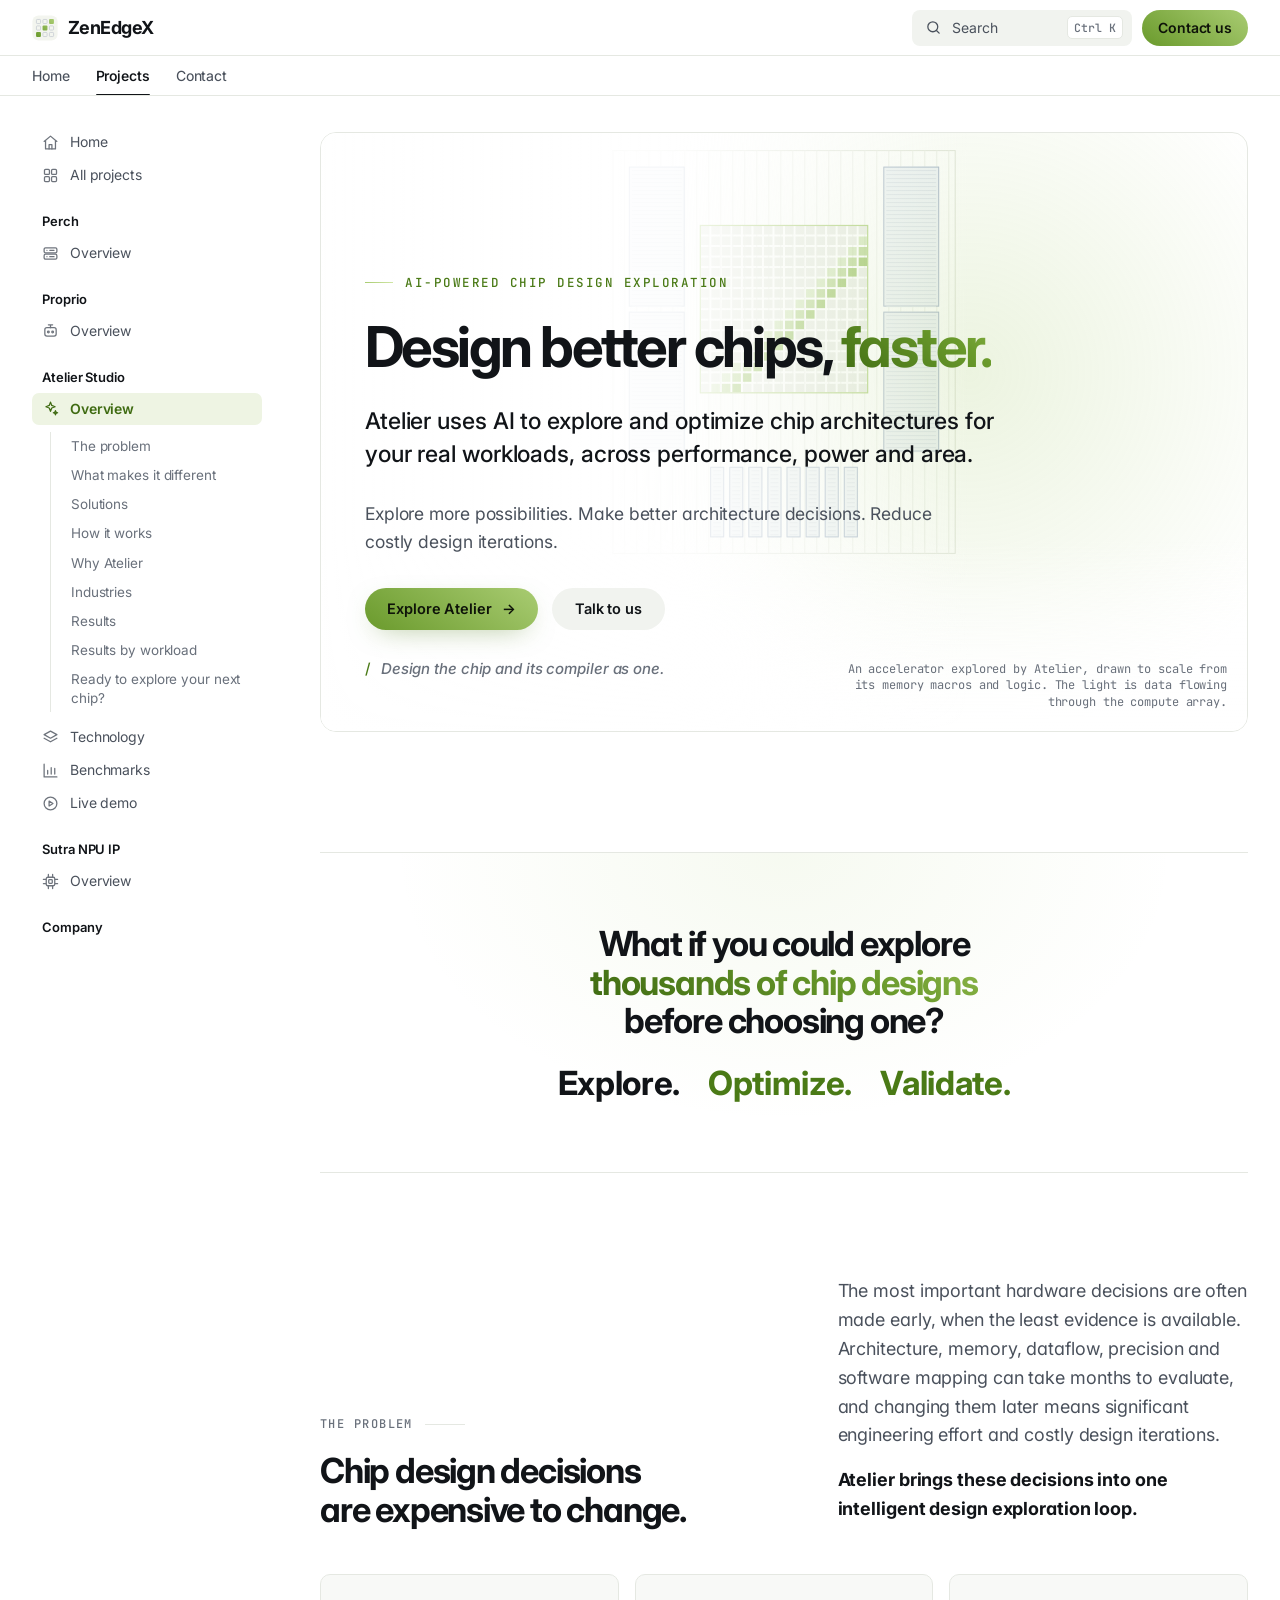
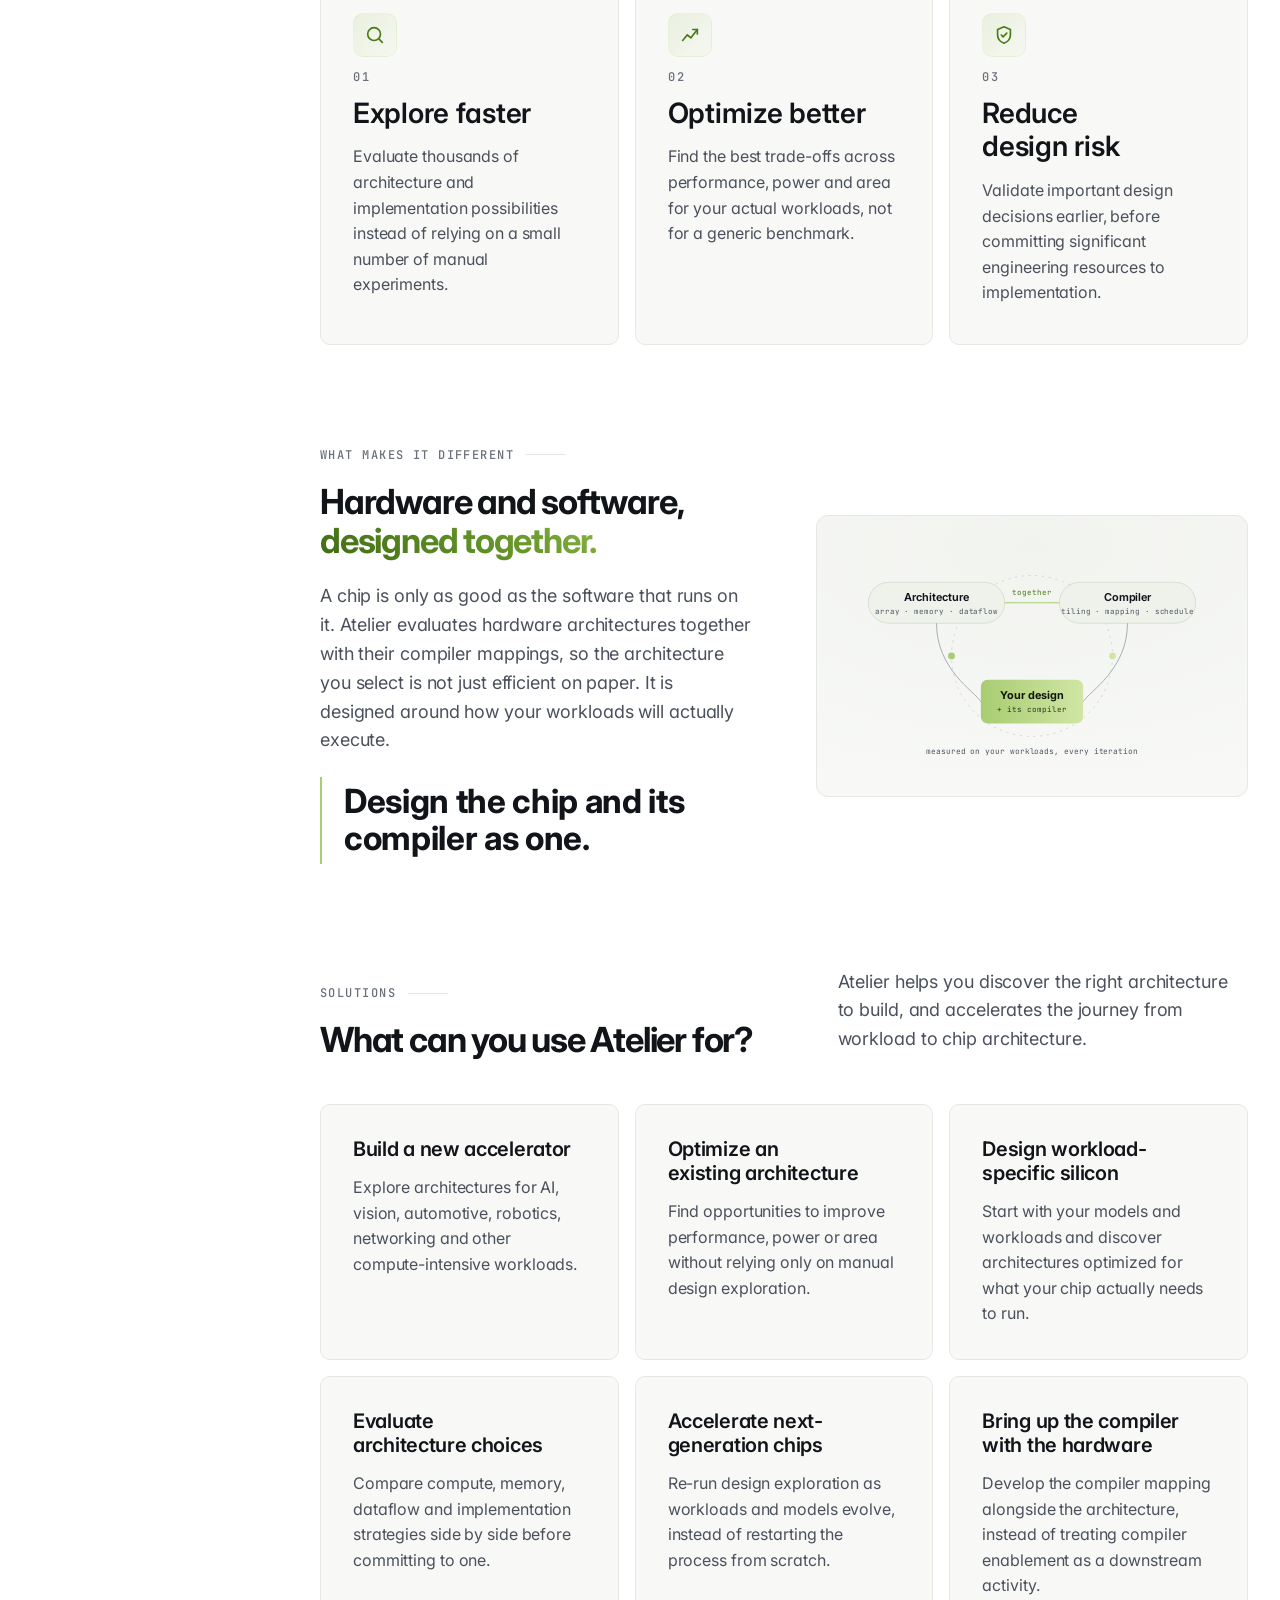
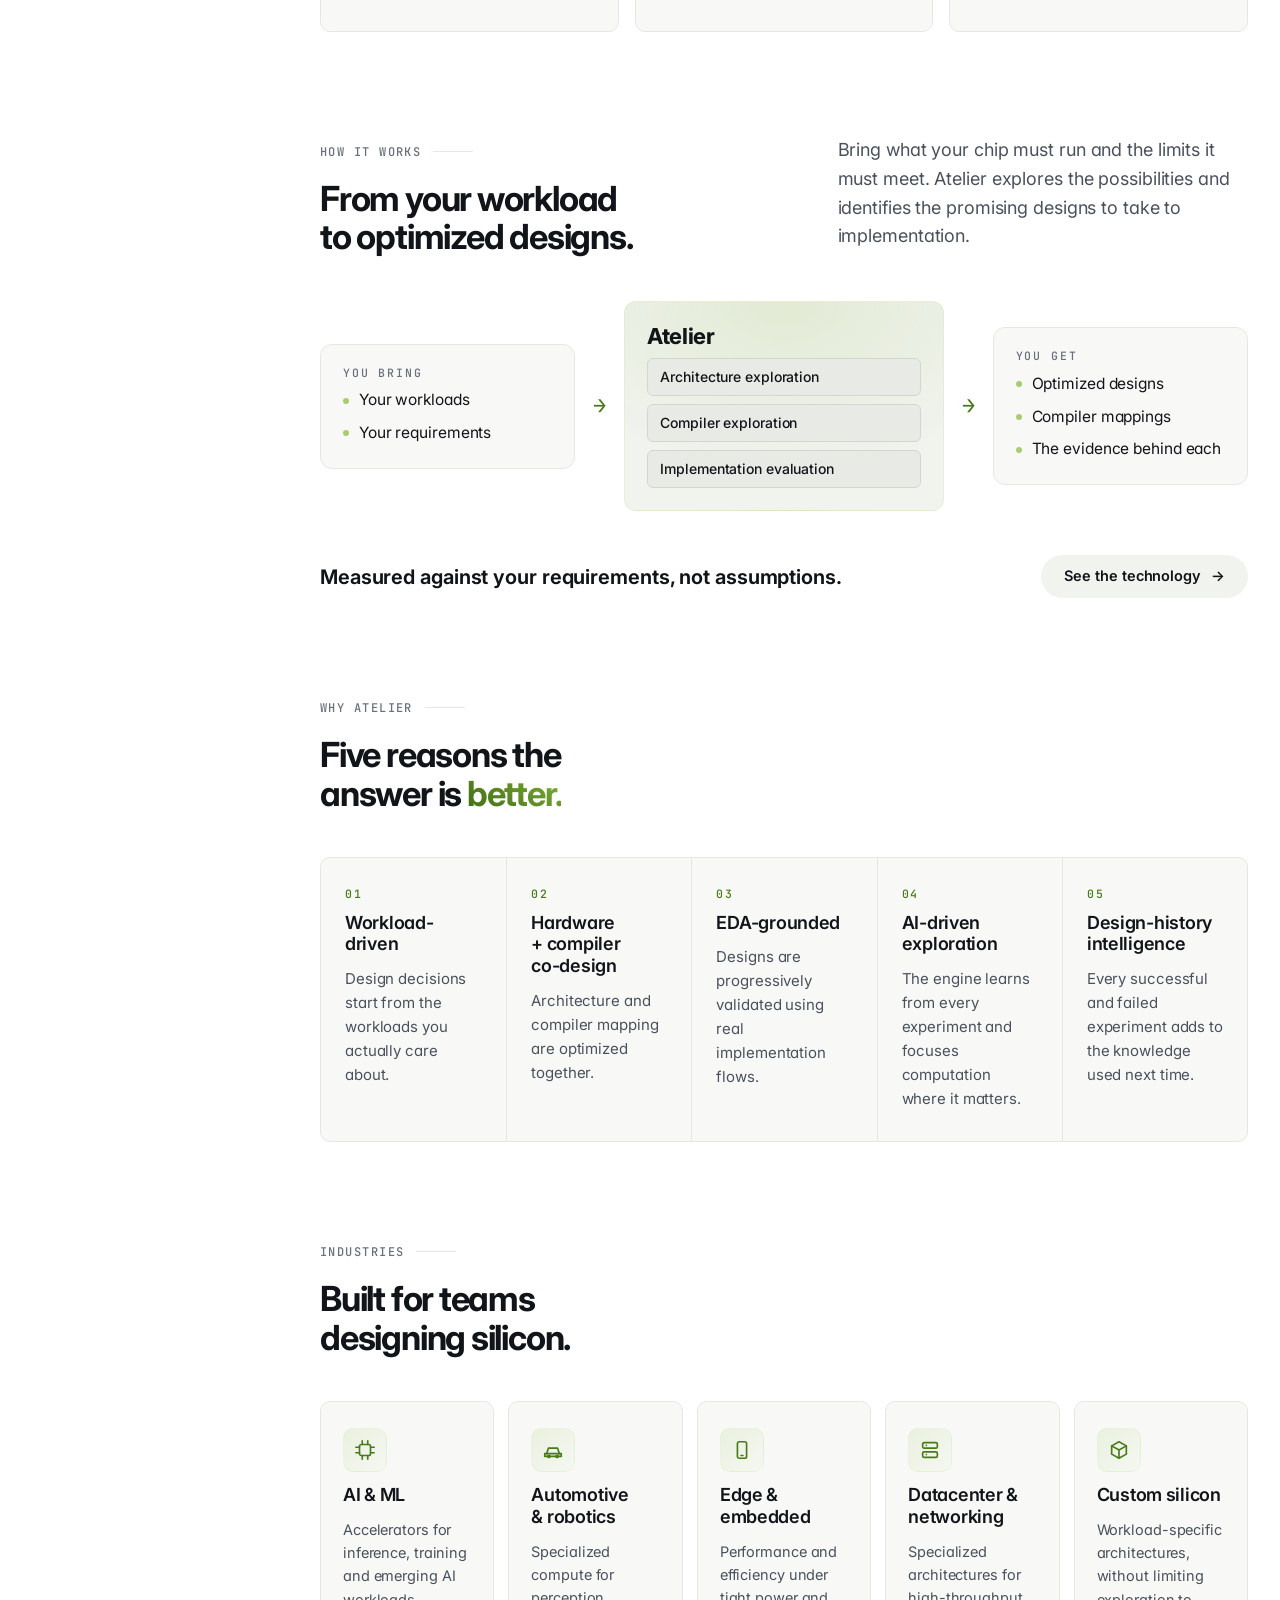
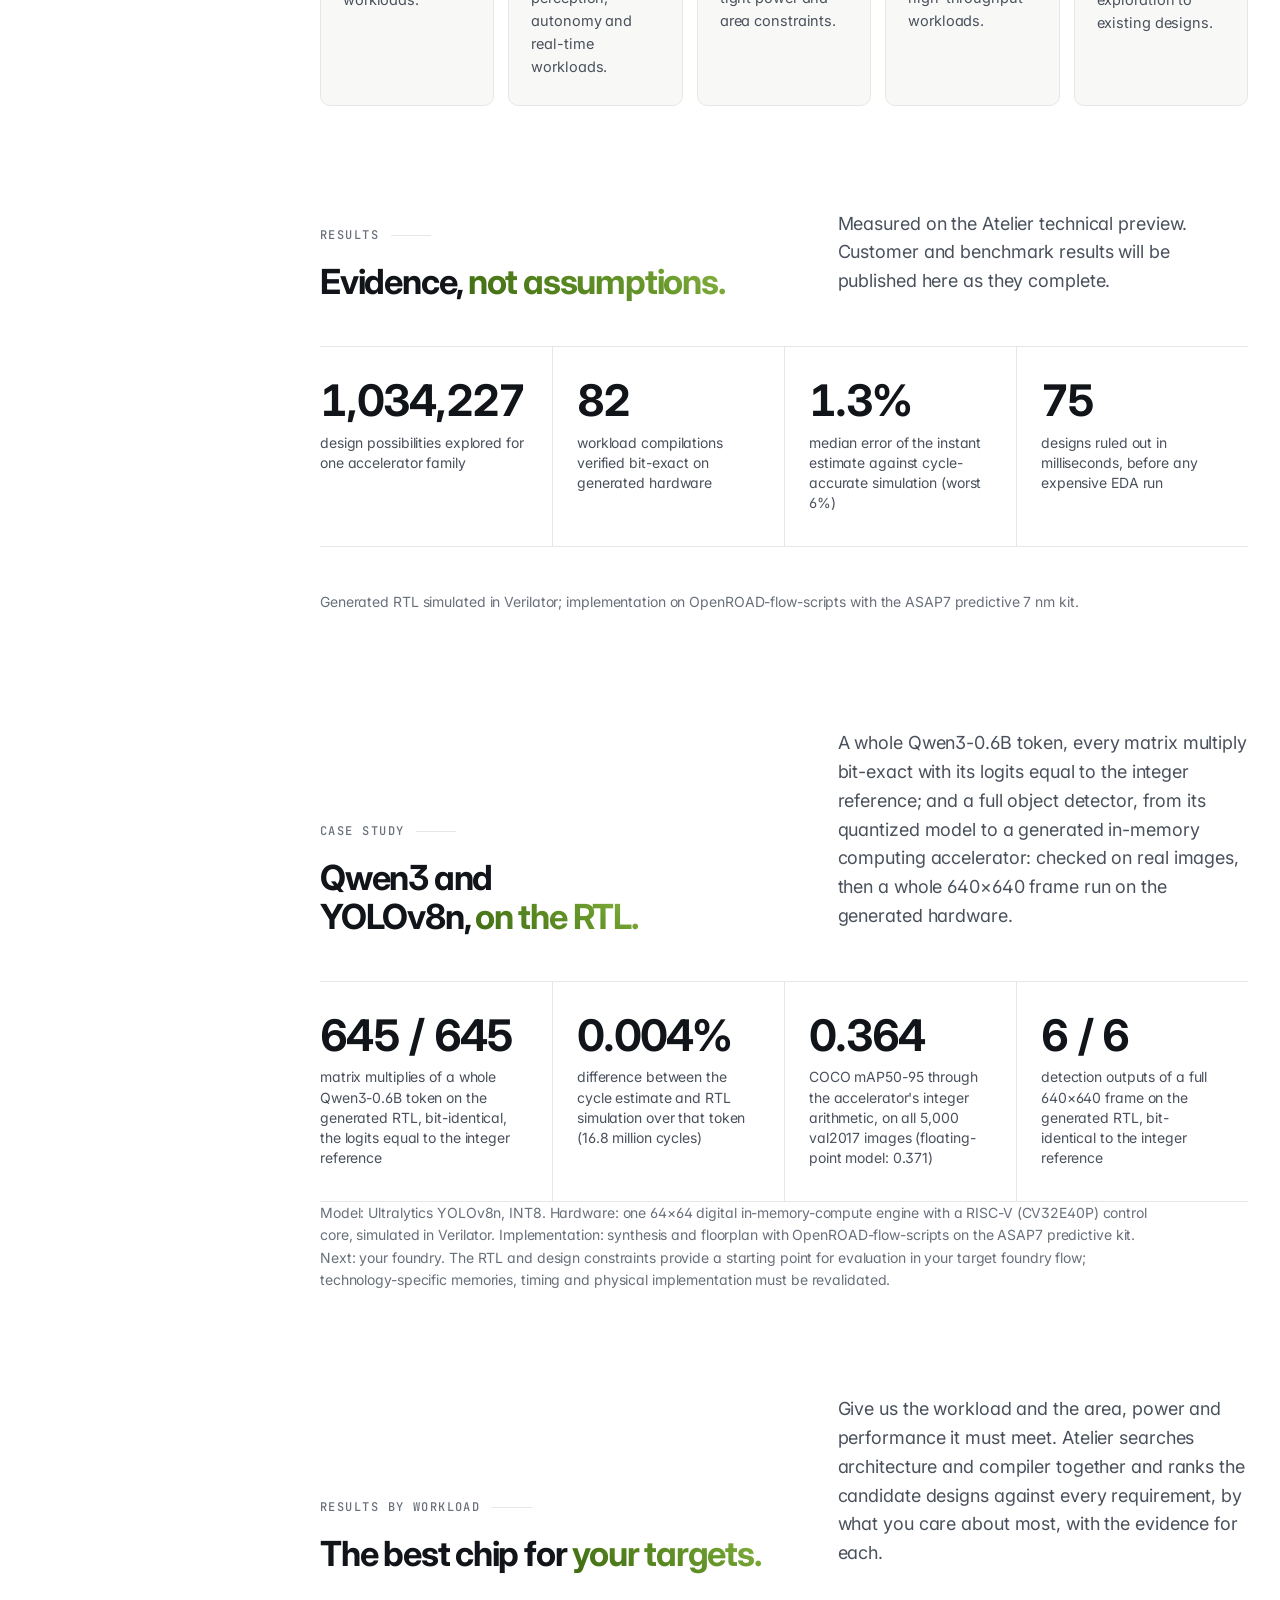
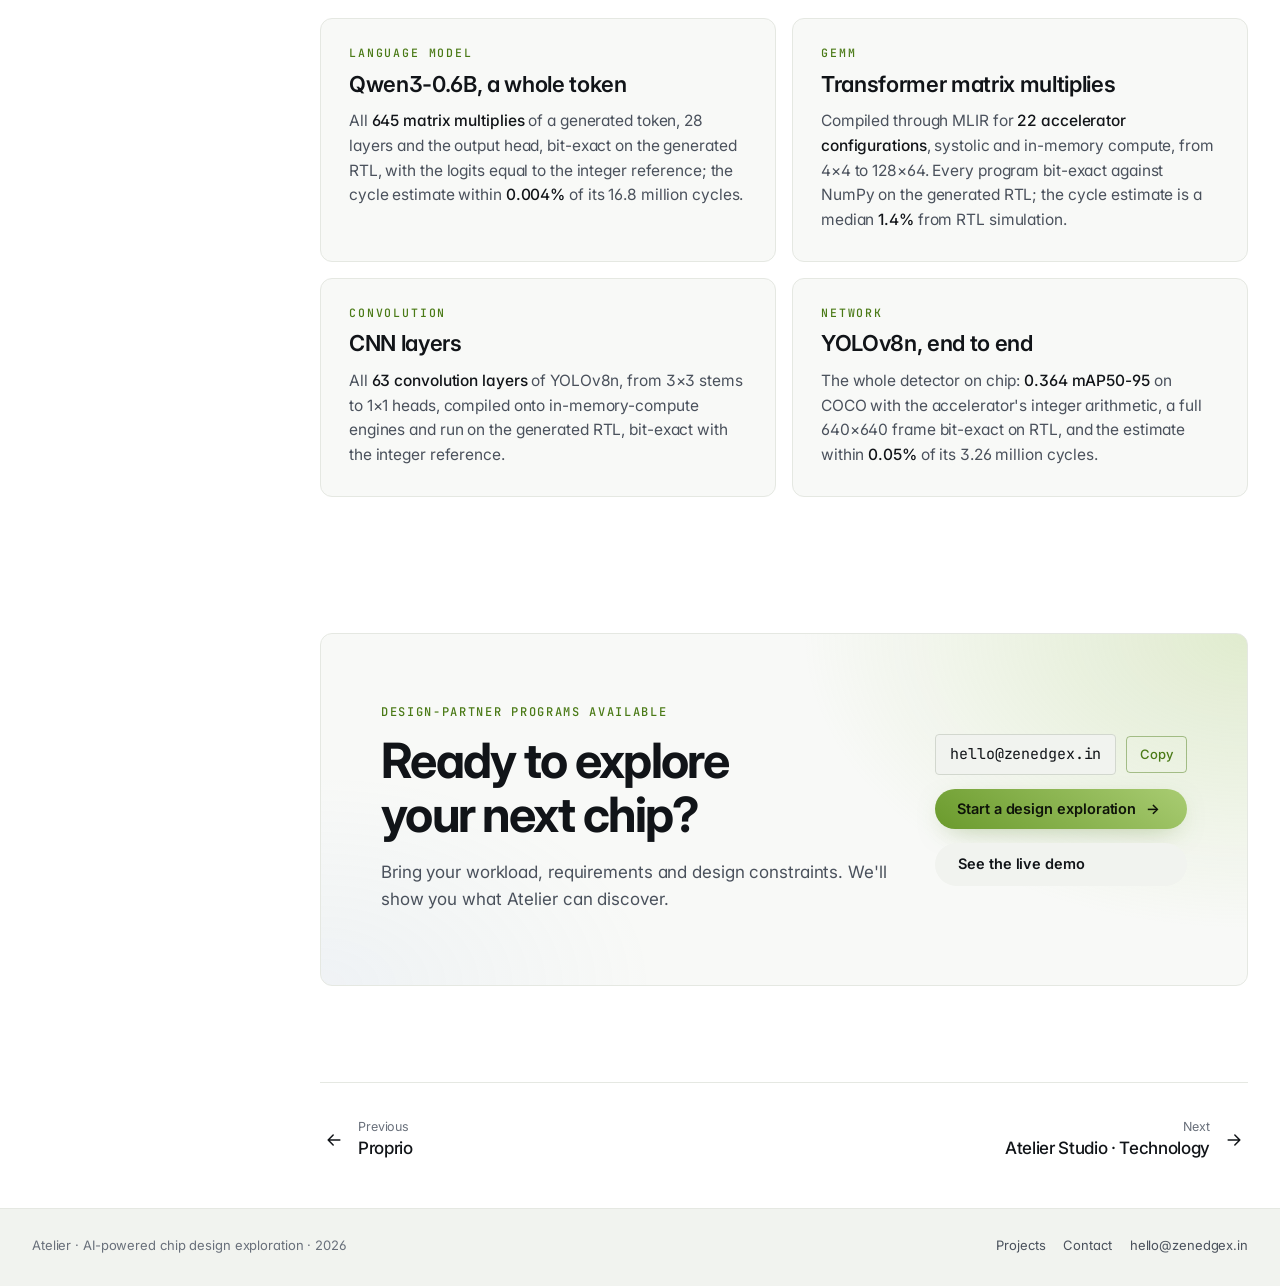
<file: engine/index.html>
<!doctype html>
<html lang="en">
<head>
<meta charset="utf-8">
<meta name="viewport" content="width=device-width, initial-scale=1, viewport-fit=cover">
<meta name="description" content="Atelier: AI-powered chip design exploration. Design better chips, faster, with architecture and compiler optimized together for your workloads.">
<meta property="og:title" content="Atelier: AI chip design engine">
<meta property="og:description" content="Atelier: AI-powered chip design exploration. Design better chips, faster, with architecture and compiler optimized together for your workloads.">
<meta property="og:image" content="https://zenedgex.in/og-image.png">
<meta property="og:image:width" content="1200">
<meta property="og:image:height" content="630">
<meta name="twitter:card" content="summary_large_image">
<meta name="twitter:image" content="https://zenedgex.in/og-image.png">
<link rel="icon" href="../favicon.svg" type="image/svg+xml">
<link rel="icon" href="../favicon-32.png" sizes="32x32" type="image/png">
<link rel="apple-touch-icon" href="../apple-touch-icon.png">
<style>html,body{margin:0}img{max-width:100%}[hidden]{display:none!important}</style>
<title>Atelier: AI chip design engine</title>
<link rel="preconnect" href="https://fonts.googleapis.com">
<link rel="preconnect" href="https://fonts.gstatic.com" crossorigin>
<link rel="stylesheet" href="https://fonts.googleapis.com/css2?family=Inter:wght@300..800&family=JetBrains+Mono:wght@400;500;600&display=swap">
<style>
/* Layout: business homepage in the same dark world as the technology page. A full-bleed hero
   (the real floorplan with the systolic wavefront), then outcome-first chapters: problem,
   benefits, the hardware + software differentiator, use cases, a simple flow, why Atelier,
   industries, evidence, contact. A progress line tracks the reader; lime is the
   only accent. Engineering depth lives on the technology page. */
:root {
  --void: #FFFFFF;
  --slab: #F6F7F3;
  --slab-2: #EFF1EB;
  --slab-3: #E7EAE2;
  --line: #E2E5DD;
  --line-2: #CFD4C7;
  --text: #12161C;
  --muted: #4F5866;
  --faint: #6B7380;
  --leaf: #A9CC72;
  --lime: #D0E6A5; --green: #4A7A16; --green-deep: #3F6B12; --green-2: #6A9A2C;
  --glow: rgba(169, 204, 114, .22);
  --display: 'Inter', 'Arial Black', Arial, sans-serif;
  --body: 'Inter', 'Helvetica Neue', Arial, sans-serif;
  --mono: 'JetBrains Mono', 'SFMono-Regular', Menlo, monospace;
  --ease: cubic-bezier(.2, .7, .2, 1);
  color-scheme: light;
}
* { box-sizing: border-box }
html { background: var(--void); scroll-behavior: smooth; scroll-padding-top: 84px }
body { background: var(--void); color: var(--text); font: 400 17px/1.6 var(--body); padding-inline: 20px; padding-block: 0 72px; -webkit-font-smoothing: antialiased; text-rendering: optimizeLegibility }
.wrap { max-width: 1200px; margin-inline: auto }
a { color: var(--green); text-underline-offset: 3px }
:focus-visible { outline: 2px solid var(--green); outline-offset: 3px; border-radius: 3px }
::selection { background: color-mix(in srgb, var(--lime) 40%, transparent) }
h1, h2, h3 { margin: 0; font-family: var(--display); text-wrap: balance }
h1 { font-size: clamp(48px, 7.8vw, 112px); line-height: .93; font-weight: 770; font-stretch: 112%; letter-spacing: -.028em; max-width: 11ch }
h2 { font-size: clamp(32px, 4.2vw, 58px); line-height: 1.02; font-weight: 720; font-stretch: 110%; letter-spacing: -.02em }
h3 { font-size: 22px; font-weight: 650; font-stretch: 106%; line-height: 1.2 }
p { margin: 0; max-width: 64ch }
em.lit, h1 em, h2 em { font-style: normal; background: linear-gradient(92deg, var(--green-deep), var(--green-2)); -webkit-background-clip: text; background-clip: text; color: transparent }
.label { font: 500 12px/1 var(--mono); letter-spacing: .2em; text-transform: uppercase; color: var(--faint); display: flex; align-items: center; gap: 12px }
.label::after { content: ""; flex: 0 0 40px; height: 1px; background: var(--line-2) }
.muted { color: var(--muted) }

/* ---------- top bar + progress */
.bar { position: sticky; top: env(safe-area-inset-top, 0px); z-index: 20; margin-inline: -20px; padding: 14px 20px; background: color-mix(in srgb, var(--void) 78%, transparent); backdrop-filter: saturate(140%) blur(14px); border-bottom: 1px solid var(--line) }
.bar .wrap { display: flex; justify-content: space-between; align-items: center; gap: 16px; flex-wrap: wrap }
.mark { display: flex; align-items: center; gap: 10px; font: 700 15px/1 var(--display); font-stretch: 116%; letter-spacing: .02em; color: var(--text); text-decoration: none }
.mark svg { width: 24px; height: 24px }
.bar nav { display: flex; gap: 24px; flex-wrap: wrap; font-size: 14px; align-items: center }
.bar nav a { color: var(--muted); text-decoration: none; transition: color .2s }
.bar nav a:hover, .bar nav a.on { color: var(--text) }
.bar nav a.go { color: #11160B; background: linear-gradient(92deg, var(--leaf), var(--lime)); padding: 8px 14px; border-radius: 999px; font-weight: 600 }
.progress { position: absolute; left: 0; bottom: -1px; height: 2px; width: 100%; transform-origin: 0 50%; transform: scaleX(0); background: linear-gradient(90deg, var(--leaf), var(--lime)) }

/* ---------- hero */
.hero { position: relative; margin-inline: -20px; min-height: 740px; display: grid; align-items: end; overflow: hidden; border-bottom: 1px solid var(--line); --px: 70%; --py: 40% }
#die { position: absolute; inset: 0; width: 100%; height: 100%; display: block }
.hero::before { content: ""; position: absolute; inset: 0; background: radial-gradient(620px circle at var(--px) var(--py), var(--glow), transparent 60%); pointer-events: none; z-index: 1 }
.hero::after { content: ""; position: absolute; inset: 0; background: linear-gradient(90deg, var(--void) 0%, color-mix(in srgb, var(--void) 86%, transparent) 38%, transparent 70%), linear-gradient(0deg, var(--void) 0%, transparent 32%); pointer-events: none; z-index: 1 }
.hero-copy { position: relative; z-index: 2; padding: 140px 20px 90px; max-width: 1200px; width: 100%; margin-inline: auto; display: flex; flex-direction: column; gap: 28px }
.kicker { font: 500 12.5px/1 var(--mono); letter-spacing: .2em; text-transform: uppercase; color: var(--green); display: flex; align-items: center; gap: 12px }
.kicker::before { content: ""; width: 28px; height: 1px; background: linear-gradient(90deg, var(--leaf), var(--lime)) }
.sub { font: 500 clamp(19px, 1.8vw, 23px)/1.45 var(--body); color: var(--text); max-width: 44ch }
.lede { font-size: 17.5px; color: var(--muted); max-width: 54ch }
.cta { display: flex; gap: 14px; flex-wrap: wrap; margin-top: 4px }
.btn { display: inline-flex; align-items: center; gap: 10px; padding: 15px 22px; border-radius: 4px; font: 600 15px/1 var(--body); text-decoration: none; letter-spacing: .01em; transition: transform .25s var(--ease), box-shadow .25s }
.btn.primary { background: linear-gradient(92deg, var(--leaf), var(--lime)); color: #11160B; box-shadow: 0 10px 40px -12px rgba(169, 204, 114, .55) }
.btn.line { color: var(--text); border: 1px solid var(--line-2); background: color-mix(in srgb, var(--slab) 70%, transparent) }
.btn .arr { transition: transform .25s var(--ease) }
.btn:hover .arr { transform: translateX(4px) }
.signature { font: 500 italic 15px/1.4 var(--body); color: var(--faint); display: flex; align-items: center; gap: 10px }
.signature b { font-style: normal; color: var(--green); font-weight: 500 }
.die-cap { position: absolute; right: 20px; bottom: 20px; z-index: 2; font: 400 12px/1.4 var(--mono); color: var(--faint); max-width: 380px; text-align: right }

/* ---------- section scaffolding */
section { padding-block: 136px 0; display: flex; flex-direction: column; gap: 44px }
.head { display: grid; grid-template-columns: minmax(0, 1.05fr) minmax(0, .95fr); gap: 64px; align-items: end }
.head > * { min-width: 0 }
.head .body { color: var(--muted); font-size: 18px; display: flex; flex-direction: column; gap: 16px; padding-bottom: 6px }
.stack { display: flex; flex-direction: column; gap: 22px }
.glow { position: relative; isolation: isolate; --mx: 50%; --my: 50% }
.glow::before { content: ""; position: absolute; inset: 0; border-radius: inherit; background: radial-gradient(420px circle at var(--mx) var(--my), rgba(208, 230, 165, .10), transparent 45%); opacity: 0; transition: opacity .3s; z-index: -1; pointer-events: none }
.glow:hover::before { opacity: 1 }
.reveal { transition: opacity .8s var(--ease), transform .8s var(--ease) }
.pre { opacity: 0; transform: translateY(22px) }
.card { background: var(--slab); border: 1px solid var(--line); border-radius: 10px; padding: 32px; display: flex; flex-direction: column; gap: 14px; min-width: 0; transition: border-color .3s, transform .35s var(--ease), opacity .8s var(--ease) }
.card:hover { border-color: var(--line-2) }
.card p { color: var(--muted); font-size: 16px }
.icon { width: 44px; height: 44px; border-radius: 10px; display: grid; place-items: center; background: linear-gradient(135deg, rgba(169, 204, 114, .18), rgba(208, 230, 165, .06)); border: 1px solid rgba(208, 230, 165, .25) }
.icon svg { width: 22px; height: 22px }

/* ---------- question band */
.question { margin-top: 120px; text-align: center; display: flex; flex-direction: column; align-items: center; gap: 26px; padding: 72px 20px; border-top: 1px solid var(--line); border-bottom: 1px solid var(--line); background: radial-gradient(60% 120% at 50% 0%, rgba(169, 204, 114, .10), transparent 70%) }
.question h2 { max-width: 20ch; margin-inline: auto }
.triad { display: flex; gap: 28px; flex-wrap: wrap; justify-content: center; font: 720 clamp(22px, 2.6vw, 34px)/1 var(--display); font-stretch: 112%; letter-spacing: -.01em }
.triad span:nth-child(2) { color: var(--green) }
.triad span:nth-child(3) { color: var(--green) }

/* ---------- benefits */
.benefits { display: grid; grid-template-columns: repeat(3, minmax(0, 1fr)); gap: 16px }
.benefit { padding: 38px 32px }
.benefit h3 { font-size: 28px; letter-spacing: -.01em }
.benefit .num { font: 500 12px/1 var(--mono); letter-spacing: .16em; color: var(--faint) }

/* ---------- differentiator */
.diff { display: grid; grid-template-columns: minmax(0, 1fr) minmax(0, 1fr); gap: 64px; align-items: center }
.diff > * { min-width: 0 }
.quote { border-left: 2px solid var(--leaf); padding: 6px 0 6px 22px; font: 720 clamp(24px, 2.6vw, 34px)/1.12 var(--display); font-stretch: 110%; letter-spacing: -.01em }
.visual { background: radial-gradient(110% 90% at 50% 10%, var(--slab-2), var(--slab)); border: 1px solid var(--line); border-radius: 12px; padding: 24px }
.visual svg { width: 100%; height: auto; display: block }
.spin { transform-origin: 280px 170px; animation: spin 18s linear infinite }
@keyframes spin { to { transform: rotate(360deg) } }

/* ---------- use cases */
.uses { display: grid; grid-template-columns: repeat(3, minmax(0, 1fr)); gap: 16px }
.use h3 { font-size: 20px }

/* ---------- simple flow */
.flow { display: grid; grid-template-columns: minmax(0, 1fr) auto minmax(0, 1.25fr) auto minmax(0, 1fr); gap: 18px; align-items: center }
.flow > * { min-width: 0 }
.fbox { background: var(--slab); border: 1px solid var(--line); border-radius: 10px; padding: 22px; display: flex; flex-direction: column; gap: 10px }
.fbox .t { font: 500 11.5px/1 var(--mono); letter-spacing: .16em; text-transform: uppercase; color: var(--faint) }
.fbox ul { margin: 0; padding: 0; list-style: none; display: flex; flex-direction: column; gap: 8px; font-size: 15.5px }
.fbox li { display: flex; gap: 10px; align-items: center }
.fbox li::before { content: ""; width: 6px; height: 6px; border-radius: 50%; background: var(--leaf); flex: none }
.fbox.engine { background: radial-gradient(120% 120% at 50% 0%, rgba(169, 204, 114, .22), transparent 70%), var(--slab-2); border-color: rgba(208, 230, 165, .35) }
.fbox.engine .name { font: 740 22px/1.1 var(--display); font-stretch: 110% }
.fbox.engine .plus { display: flex; flex-direction: column; gap: 8px }
.fbox.engine .plus span { font: 500 14px/1 var(--body); padding: 11px 12px; border-radius: 6px; background: var(--slab-3); border: 1px solid var(--line-2) }
.arrow { color: var(--green); font: 600 22px/1 var(--mono) }
.flow-note { display: flex; justify-content: space-between; gap: 20px; flex-wrap: wrap; align-items: center }
.flow-note b { font: 650 20px/1.3 var(--display); font-stretch: 106% }

/* ---------- why */
.why { display: grid; grid-template-columns: repeat(5, minmax(0, 1fr)); border: 1px solid var(--line); border-radius: 10px; overflow: hidden; background: var(--slab) }
.why > div { padding: 30px 24px; display: flex; flex-direction: column; gap: 12px; min-width: 0; border-left: 1px solid var(--line) }
.why > div:first-child { border-left: none }
.why .k { font: 500 11.5px/1 var(--mono); letter-spacing: .16em; color: var(--green) }
.why h3 { font-size: 18px }
.why p { color: var(--muted); font-size: 15px }

/* ---------- industries */
.inds { display: grid; grid-template-columns: repeat(5, minmax(0, 1fr)); gap: 14px }
.ind { background: var(--slab); border: 1px solid var(--line); border-radius: 10px; padding: 26px 22px; display: flex; flex-direction: column; gap: 12px; min-width: 0; transition: border-color .3s, transform .35s var(--ease), opacity .8s var(--ease) }
.ind:hover { border-color: rgba(208, 230, 165, .4); transform: translateY(-4px) }
.ind h3 { font-size: 18px }
.ind p { color: var(--muted); font-size: 14.5px }

/* ---------- results */
.proof { display: grid; grid-template-columns: repeat(4, minmax(0, 1fr)); border-top: 1px solid var(--line); border-bottom: 1px solid var(--line) }
.metric { padding: 32px 24px 32px 0; display: flex; flex-direction: column; gap: 10px; min-width: 0 }
.metric + .metric { padding-left: 24px; border-left: 1px solid var(--line) }
.metric b { font: 680 clamp(30px, 3.4vw, 46px)/1 var(--display); font-stretch: 112%; font-variant-numeric: tabular-nums; letter-spacing: -.01em }
.metric span { font-size: 14px; color: var(--muted); line-height: 1.45 }
.fine { font-size: 14px; color: var(--faint); max-width: 92ch }

/* ---------- results by workload */
.wl { display: grid; grid-template-columns: repeat(2, minmax(0, 1fr)); gap: 16px }
.wlc { background: var(--slab); border: 1px solid var(--line); border-radius: 10px; padding: 28px; display: flex; flex-direction: column; gap: 12px; min-width: 0 }
.wlc .k { font: 500 11.5px/1 var(--mono); letter-spacing: .16em; color: var(--green) }
.wlc p { color: var(--muted); font-size: 15.5px }
.wlc b { color: var(--text); font-weight: 500 }
@media (max-width: 960px) { .wl { grid-template-columns: minmax(0, 1fr) } }
/* ---------- contact */
.close { margin-top: 136px; position: relative; overflow: hidden; border: 1px solid var(--line); border-radius: 14px; padding: 72px 60px; display: grid; grid-template-columns: minmax(0, 1fr) auto; gap: 44px; align-items: center; background: radial-gradient(80% 140% at 100% 0%, color-mix(in srgb, var(--leaf) 30%, transparent), transparent 60%), radial-gradient(60% 100% at 0% 100%, rgba(134, 167, 216, .08), transparent 60%), var(--slab) }
.close > * { min-width: 0 }
.close .actions { display: flex; flex-direction: column; gap: 14px; align-items: stretch }
.mail { display: flex; align-items: center; gap: 10px; font: 400 15px/1 var(--mono) }
.mail code { color: var(--text); background: var(--slab-2); border: 1px solid var(--line-2); padding: 12px 14px; border-radius: 4px; user-select: all; font-family: var(--mono) }
.mail button { all: unset; cursor: pointer; font: 500 13px/1 var(--body); color: var(--green); border: 1px solid color-mix(in srgb, var(--green) 45%, transparent); padding: 11px 13px; border-radius: 4px }
.mail button:focus-visible { outline: 2px solid var(--green); outline-offset: 2px }
.partner { font: 500 12px/1 var(--mono); letter-spacing: .14em; text-transform: uppercase; color: var(--green) }
footer { margin-top: 80px; padding-top: 28px; border-top: 1px solid var(--line); font-size: 13.5px; color: var(--faint); display: flex; justify-content: space-between; gap: 20px; flex-wrap: wrap }
footer nav { display: flex; gap: 20px; flex-wrap: wrap }
footer a { color: var(--muted); text-decoration: none }
footer a:hover { color: var(--text) }

/* ---------- responsive */
@media (max-width: 1080px) {
  .why, .inds { grid-template-columns: repeat(2, minmax(0, 1fr)) }
  .why > div { border-left: none; border-top: 1px solid var(--line) }
  .why > div:nth-child(-n+2) { border-top: none }
  .why > div:nth-child(even) { border-left: 1px solid var(--line) }
}
@media (max-width: 960px) {
  .hero { min-height: 660px }
  .hero::after { background: linear-gradient(0deg, var(--void) 12%, color-mix(in srgb, var(--void) 72%, transparent) 60%, color-mix(in srgb, var(--void) 40%, transparent) 100%) }
  .die-cap { display: none }
  .head, .diff, .close { grid-template-columns: minmax(0, 1fr); gap: 28px }
  .benefits, .uses { grid-template-columns: minmax(0, 1fr) }
  .flow { grid-template-columns: minmax(0, 1fr) }
  .arrow { justify-self: center; transform: rotate(90deg) }
  .proof { grid-template-columns: repeat(2, minmax(0, 1fr)) }
  .metric:nth-child(3) { padding-left: 0; border-left: none }
  .metric:nth-child(n+3) { border-top: 1px solid var(--line) }
  .close { padding: 36px 28px }
  section { padding-block: 92px 0 }
}
@media (max-width: 560px) {
  .why, .inds, .proof { grid-template-columns: minmax(0, 1fr) }
  .why > div:nth-child(even) { border-left: none }
  .why > div:nth-child(2) { border-top: 1px solid var(--line) }
  .metric + .metric { padding-left: 0; border-left: none; border-top: 1px solid var(--line) }
}
@media (prefers-reduced-motion: reduce) {
  *, *::before, *::after { animation: none !important; transition: none !important; scroll-behavior: auto !important }
}
</style>
<link rel="stylesheet" href="../assets/zx.css">
</head>
<body>
<!--zx:header-->
<header class="zx-header">
  <div class="zx-header__row">
    <button class="zx-icon-btn zx-menu" type="button" aria-label="Open navigation" aria-controls="zx-side" aria-expanded="false"><svg viewBox="0 0 24 24" fill="none" stroke="currentColor" stroke-width="1.8" stroke-linecap="round" stroke-linejoin="round" aria-hidden="true"><path d="M4 7h16M4 12h16M4 17h16"/></svg></button>
    <a class="zx-logo" href="../"><svg width="26" height="26" viewBox="0 0 64 64" aria-hidden="true"><defs><linearGradient id="mkg" x1="10" y1="54" x2="54" y2="10" gradientUnits="userSpaceOnUse"><stop offset="0" stop-color="#6A9A2C"/><stop offset="1" stop-color="#A9CC72"/></linearGradient></defs><rect x="1" y="1" width="62" height="62" rx="15" fill="#F3F5EF"/><rect x="10.9" y="10.9" width="10.2" height="10.2" rx="2" fill="none" stroke="#C3C9D1" stroke-width="1.8"/><rect x="26.9" y="10.9" width="10.2" height="10.2" rx="2" fill="none" stroke="#C3C9D1" stroke-width="1.8"/><rect x="42" y="10" width="12" height="12" rx="2.5" fill="url(#mkg)"/><rect x="10.9" y="26.9" width="10.2" height="10.2" rx="2" fill="none" stroke="#C3C9D1" stroke-width="1.8"/><rect x="26" y="26" width="12" height="12" rx="2.5" fill="url(#mkg)"/><rect x="42.9" y="26.9" width="10.2" height="10.2" rx="2" fill="none" stroke="#C3C9D1" stroke-width="1.8"/><rect x="10" y="42" width="12" height="12" rx="2.5" fill="url(#mkg)"/><rect x="26.9" y="42.9" width="10.2" height="10.2" rx="2" fill="none" stroke="#C3C9D1" stroke-width="1.8"/><rect x="42.9" y="42.9" width="10.2" height="10.2" rx="2" fill="none" stroke="#C3C9D1" stroke-width="1.8"/></svg><span>ZenEdgeX</span></a>
    <div class="zx-header__end">
      <button class="zx-search-btn" type="button" data-zx-search aria-label="Search"><svg viewBox="0 0 24 24" fill="none" stroke="currentColor" stroke-width="1.8" stroke-linecap="round" stroke-linejoin="round" aria-hidden="true"><circle cx="11" cy="11" r="7"/><path d="m20 20-3.5-3.5"/></svg><span>Search</span><kbd>⌘K</kbd></button>
      <a class="zx-pill" href="../contact/">Contact us</a>
    </div>
  </div>
  <div class="progress" id="progress" aria-hidden="true"></div>
</header>
<nav class="zx-tabs" aria-label="Main"><div class="zx-tabs__in"><a href="../">Home</a><a href="../projects/" aria-current="page">Projects</a><a href="../contact/">Contact</a></div></nav>
<!--/zx:header-->
<div class="zx-shell">
<!--zx:side-->
<aside class="zx-side" id="zx-side" aria-label="Site">
  <div class="zx-side__head"><a class="zx-logo" href="../"><svg width="26" height="26" viewBox="0 0 64 64" aria-hidden="true"><defs><linearGradient id="mkg-side" x1="10" y1="54" x2="54" y2="10" gradientUnits="userSpaceOnUse"><stop offset="0" stop-color="#6A9A2C"/><stop offset="1" stop-color="#A9CC72"/></linearGradient></defs><rect x="1" y="1" width="62" height="62" rx="15" fill="#F3F5EF"/><rect x="10.9" y="10.9" width="10.2" height="10.2" rx="2" fill="none" stroke="#C3C9D1" stroke-width="1.8"/><rect x="26.9" y="10.9" width="10.2" height="10.2" rx="2" fill="none" stroke="#C3C9D1" stroke-width="1.8"/><rect x="42" y="10" width="12" height="12" rx="2.5" fill="url(#mkg-side)"/><rect x="10.9" y="26.9" width="10.2" height="10.2" rx="2" fill="none" stroke="#C3C9D1" stroke-width="1.8"/><rect x="26" y="26" width="12" height="12" rx="2.5" fill="url(#mkg-side)"/><rect x="42.9" y="26.9" width="10.2" height="10.2" rx="2" fill="none" stroke="#C3C9D1" stroke-width="1.8"/><rect x="10" y="42" width="12" height="12" rx="2.5" fill="url(#mkg-side)"/><rect x="26.9" y="42.9" width="10.2" height="10.2" rx="2" fill="none" stroke="#C3C9D1" stroke-width="1.8"/><rect x="42.9" y="42.9" width="10.2" height="10.2" rx="2" fill="none" stroke="#C3C9D1" stroke-width="1.8"/></svg><span>ZenEdgeX</span></a></div>
  <nav class="zx-nav" aria-label="Pages">
    <a class="zx-nav__link" href="../" data-zx-page="Home"><svg viewBox="0 0 24 24" fill="none" stroke="currentColor" stroke-width="1.8" stroke-linecap="round" stroke-linejoin="round" aria-hidden="true"><path d="M3 10.5 12 3l9 7.5"/><path d="M5 9.5V21h14V9.5"/><path d="M10 21v-6h4v6"/></svg><span>Home</span></a>
    <a class="zx-nav__link" href="../projects/" data-zx-page="Projects"><svg viewBox="0 0 24 24" fill="none" stroke="currentColor" stroke-width="1.8" stroke-linecap="round" stroke-linejoin="round" aria-hidden="true"><rect x="3.5" y="3.5" width="7" height="7" rx="1.5"/><rect x="13.5" y="3.5" width="7" height="7" rx="1.5"/><rect x="3.5" y="13.5" width="7" height="7" rx="1.5"/><rect x="13.5" y="13.5" width="7" height="7" rx="1.5"/></svg><span>All projects</span></a>
    <p class="zx-nav__group">Perch</p>
    <a class="zx-nav__link" href="../perch/" data-zx-page="Perch"><svg viewBox="0 0 24 24" fill="none" stroke="currentColor" stroke-width="1.8" stroke-linecap="round" stroke-linejoin="round" aria-hidden="true"><rect x="3" y="4" width="18" height="7" rx="2"/><rect x="3" y="13" width="18" height="7" rx="2"/><path d="M7 7.5h.01M7 16.5h.01M11 7.5h6M11 16.5h6"/></svg><span>Overview</span></a>
    <p class="zx-nav__group">Proprio</p>
    <a class="zx-nav__link" href="../proprio/" data-zx-page="Proprio"><svg viewBox="0 0 24 24" fill="none" stroke="currentColor" stroke-width="1.8" stroke-linecap="round" stroke-linejoin="round" aria-hidden="true"><rect x="4" y="8" width="16" height="12" rx="3"/><path d="M12 8V4M9 4h6"/><circle cx="9" cy="14" r="1.2"/><circle cx="15" cy="14" r="1.2"/></svg><span>Overview</span></a>
    <p class="zx-nav__group">Atelier Studio</p>
    <a class="zx-nav__link" href="../engine/" data-zx-page="Atelier Studio" aria-current="page"><svg viewBox="0 0 24 24" fill="none" stroke="currentColor" stroke-width="1.8" stroke-linecap="round" stroke-linejoin="round" aria-hidden="true"><path d="M12 3l1.8 4.7 4.7 1.8-4.7 1.8L12 16l-1.8-4.7-4.7-1.8 4.7-1.8z"/><path d="M19 15l.8 2.2 2.2.8-2.2.8L19 21l-.8-2.2-2.2-.8 2.2-.8z"/></svg><span>Overview</span></a>
    <a class="zx-nav__link" href="../technology/" data-zx-page="Atelier Studio · Technology"><svg viewBox="0 0 24 24" fill="none" stroke="currentColor" stroke-width="1.8" stroke-linecap="round" stroke-linejoin="round" aria-hidden="true"><path d="m12 3 9 5-9 5-9-5z"/><path d="m3 13 9 5 9-5"/></svg><span>Technology</span></a>
    <a class="zx-nav__link" href="../benchmarks/" data-zx-page="Atelier Studio · Benchmarks"><svg viewBox="0 0 24 24" fill="none" stroke="currentColor" stroke-width="1.8" stroke-linecap="round" stroke-linejoin="round" aria-hidden="true"><path d="M3 3v18h18"/><path d="M8 17v-5M13 17V8M18 17V9"/></svg><span>Benchmarks</span></a>
    <a class="zx-nav__link" href="../demo/" data-zx-page="Atelier Studio · Live demo"><svg viewBox="0 0 24 24" fill="none" stroke="currentColor" stroke-width="1.8" stroke-linecap="round" stroke-linejoin="round" aria-hidden="true"><circle cx="12" cy="12" r="9"/><path d="m10 8.5 5.5 3.5-5.5 3.5z"/></svg><span>Live demo</span></a>
    <p class="zx-nav__group">Sutra NPU IP</p>
    <a class="zx-nav__link" href="../ip/" data-zx-page="Sutra NPU IP"><svg viewBox="0 0 24 24" fill="none" stroke="currentColor" stroke-width="1.8" stroke-linecap="round" stroke-linejoin="round" aria-hidden="true"><rect x="6" y="6" width="12" height="12" rx="2"/><rect x="9.5" y="9.5" width="5" height="5" rx="1"/><path d="M9 2v3M15 2v3M9 19v3M15 19v3M2 9h3M2 15h3M19 9h3M19 15h3"/></svg><span>Overview</span></a>
    <p class="zx-nav__group">Company</p>
    <a class="zx-nav__link" href="../contact/" data-zx-page="Contact"><svg viewBox="0 0 24 24" fill="none" stroke="currentColor" stroke-width="1.8" stroke-linecap="round" stroke-linejoin="round" aria-hidden="true"><path d="M21 12a8 8 0 0 1-11.8 7L4 20.5l1.5-5A8 8 0 1 1 21 12z"/></svg><span>Contact</span></a>
    <a class="zx-nav__link" href="mailto:hello@zenedgex.in"><svg viewBox="0 0 24 24" fill="none" stroke="currentColor" stroke-width="1.8" stroke-linecap="round" stroke-linejoin="round" aria-hidden="true"><rect x="3" y="5" width="18" height="14" rx="2"/><path d="m3 7 9 6 9-6"/></svg><span>hello@zenedgex.in</span><svg class="ext" viewBox="0 0 24 24" fill="none" stroke="currentColor" stroke-width="1.8" stroke-linecap="round" stroke-linejoin="round" aria-hidden="true"><path d="M14 4h6v6M20 4l-9 9M18 14v5a1 1 0 0 1-1 1H5a1 1 0 0 1-1-1V7a1 1 0 0 1 1-1h5"/></svg></a>
  </nav>
</aside>
<!--/zx:side-->
<div class="zx-scrim"></div>
<main class="zx-main" id="zx-main">



<div class="hero" id="top">
  <canvas id="die" aria-hidden="true"></canvas>
  <div class="hero-copy">
    <p class="kicker">AI-powered chip design exploration</p>
    <h1>Design better chips, <em>faster.</em></h1>
    <p class="sub">Atelier uses AI to explore and optimize chip architectures for your real workloads, across performance, power and area.</p>
    <p class="lede">Explore more possibilities. Make better architecture decisions. Reduce costly design iterations.</p>
    <div class="cta">
      <a class="btn primary" data-to="demo" href="#">Explore Atelier <span class="arr">→</span></a>
      <a class="btn line" href="#contact">Talk to us</a>
    </div>
    <p class="signature"><b>/</b> Design the chip and its compiler as one.</p>
  </div>
  <p class="die-cap" id="die-cap"></p>
</div>

<div class="wrap">

  <div class="question reveal">
    <h2>What if you could explore <em>thousands of chip designs</em> before choosing one?</h2>
    <div class="triad" aria-label="Explore, optimize, validate"><span>Explore.</span><span>Optimize.</span><span>Validate.</span></div>
  </div>

  <section id="product">
    <div class="head">
      <div class="stack">
        <p class="label">The problem</p>
        <h2>Chip design decisions are expensive to change.</h2>
      </div>
      <div class="body">
        <p>The most important hardware decisions are often made early, when the least evidence is available. Architecture, memory, dataflow, precision and software mapping can take months to evaluate, and changing them later means significant engineering effort and costly design iterations.</p>
        <p style="color:var(--text)"><b>Atelier brings these decisions into one intelligent design exploration loop.</b></p>
      </div>
    </div>
    <div class="benefits">
      <div class="card benefit glow reveal"><span class="icon"><svg viewBox="0 0 24 24" fill="none" stroke="#4A7A16" stroke-width="1.8" stroke-linecap="round"><circle cx="11" cy="11" r="7"/><path d="M20 20l-3.5-3.5"/></svg></span><span class="num">01</span><h3>Explore faster</h3><p>Evaluate thousands of architecture and implementation possibilities instead of relying on a small number of manual experiments.</p></div>
      <div class="card benefit glow reveal"><span class="icon"><svg viewBox="0 0 24 24" fill="none" stroke="#4A7A16" stroke-width="1.8" stroke-linecap="round"><path d="M4 18l5-6 4 3 7-9"/><path d="M15 6h5v5"/></svg></span><span class="num">02</span><h3>Optimize better</h3><p>Find the best trade-offs across performance, power and area for your actual workloads, not for a generic benchmark.</p></div>
      <div class="card benefit glow reveal"><span class="icon"><svg viewBox="0 0 24 24" fill="none" stroke="#4A7A16" stroke-width="1.8" stroke-linecap="round" stroke-linejoin="round"><path d="M12 3l7 3v6c0 4.5-3 7.5-7 9-4-1.5-7-4.5-7-9V6z"/><path d="M9 12l2 2 4-4"/></svg></span><span class="num">03</span><h3>Reduce design risk</h3><p>Validate important design decisions earlier, before committing significant engineering resources to implementation.</p></div>
    </div>
  </section>

  <section id="different">
    <div class="diff">
      <div class="stack">
        <p class="label">What makes it different</p>
        <h2>Hardware and software, <em>designed together.</em></h2>
        <p class="muted" style="font-size:18px">A chip is only as good as the software that runs on it. Atelier evaluates hardware architectures together with their compiler mappings, so the architecture you select is not just efficient on paper. It is designed around how your workloads will actually execute.</p>
        <p class="quote">Design the chip and its compiler as one.</p>
      </div>
      <div class="visual reveal"><svg id="pair" viewBox="0 0 560 340" role="img" aria-label="Architecture and compiler choices evaluated together in one loop, producing a design with its compiler mapping"></svg></div>
    </div>
  </section>

  <section id="solutions">
    <div class="head">
      <div class="stack">
        <p class="label">Solutions</p>
        <h2>What can you use Atelier for?</h2>
      </div>
      <div class="body"><p>Atelier helps you discover the right architecture to build, and accelerates the journey from workload to chip architecture.</p></div>
    </div>
    <div class="uses">
      <div class="card use glow reveal"><h3>Build a new accelerator</h3><p>Explore architectures for AI, vision, automotive, robotics, networking and other compute-intensive workloads.</p></div>
      <div class="card use glow reveal"><h3>Optimize an existing architecture</h3><p>Find opportunities to improve performance, power or area without relying only on manual design exploration.</p></div>
      <div class="card use glow reveal"><h3>Design workload-specific silicon</h3><p>Start with your models and workloads and discover architectures optimized for what your chip actually needs to run.</p></div>
      <div class="card use glow reveal"><h3>Evaluate architecture choices</h3><p>Compare compute, memory, dataflow and implementation strategies side by side before committing to one.</p></div>
      <div class="card use glow reveal"><h3>Accelerate next-generation chips</h3><p>Re-run design exploration as workloads and models evolve, instead of restarting the process from scratch.</p></div>
      <div class="card use glow reveal"><h3>Bring up the compiler with the hardware</h3><p>Develop the compiler mapping alongside the architecture, instead of treating compiler enablement as a downstream activity.</p></div>
    </div>
  </section>

  <section id="how">
    <div class="head">
      <div class="stack">
        <p class="label">How it works</p>
        <h2>From your workload to optimized designs.</h2>
      </div>
      <div class="body"><p>Bring what your chip must run and the limits it must meet. Atelier explores the possibilities and identifies the promising designs to take to implementation.</p></div>
    </div>
    <div class="flow reveal">
      <div class="fbox"><span class="t">You bring</span><ul><li>Your workloads</li><li>Your requirements</li></ul></div>
      <span class="arrow" aria-hidden="true">→</span>
      <div class="fbox engine"><span class="name">Atelier</span><div class="plus"><span>Architecture exploration</span><span>Compiler exploration</span><span>Implementation evaluation</span></div></div>
      <span class="arrow" aria-hidden="true">→</span>
      <div class="fbox"><span class="t">You get</span><ul><li>Optimized designs</li><li>Compiler mappings</li><li>The evidence behind each</li></ul></div>
    </div>
    <div class="flow-note"><b>Measured against your requirements, not assumptions.</b><a class="btn line" data-to="tech" href="#">See the technology <span class="arr">→</span></a></div>
  </section>

  <section id="why">
    <div class="head">
      <div class="stack">
        <p class="label">Why Atelier</p>
        <h2>Five reasons the answer is <em>better.</em></h2>
      </div>
    </div>
    <div class="why reveal">
      <div><span class="k">01</span><h3>Workload-driven</h3><p>Design decisions start from the workloads you actually care about.</p></div>
      <div><span class="k">02</span><h3>Hardware + compiler co-design</h3><p>Architecture and compiler mapping are optimized together.</p></div>
      <div><span class="k">03</span><h3>EDA-grounded</h3><p>Designs are progressively validated using real implementation flows.</p></div>
      <div><span class="k">04</span><h3>AI-driven exploration</h3><p>The engine learns from every experiment and focuses computation where it matters.</p></div>
      <div><span class="k">05</span><h3>Design-history intelligence</h3><p>Every successful and failed experiment adds to the knowledge used next time.</p></div>
    </div>
  </section>

  <section id="industries">
    <div class="head">
      <div class="stack">
        <p class="label">Industries</p>
        <h2>Built for teams designing silicon.</h2>
      </div>
    </div>
    <div class="inds">
      <div class="ind glow reveal"><span class="icon"><svg viewBox="0 0 24 24" fill="none" stroke="#4A7A16" stroke-width="1.8" stroke-linecap="round"><rect x="6" y="6" width="12" height="12" rx="2"/><path d="M9 2v4M15 2v4M9 18v4M15 18v4M2 9h4M2 15h4M18 9h4M18 15h4"/></svg></span><h3>AI &amp; ML</h3><p>Accelerators for inference, training and emerging AI workloads.</p></div>
      <div class="ind glow reveal"><span class="icon"><svg viewBox="0 0 24 24" fill="none" stroke="#4A7A16" stroke-width="1.8" stroke-linecap="round" stroke-linejoin="round"><path d="M5 16l2-6h10l2 6"/><path d="M3 16h18v3H3z"/><circle cx="7.5" cy="19" r="1.2"/><circle cx="16.5" cy="19" r="1.2"/></svg></span><h3>Automotive &amp; robotics</h3><p>Specialized compute for perception, autonomy and real-time workloads.</p></div>
      <div class="ind glow reveal"><span class="icon"><svg viewBox="0 0 24 24" fill="none" stroke="#4A7A16" stroke-width="1.8" stroke-linecap="round"><rect x="7" y="3" width="10" height="18" rx="2"/><path d="M11 18h2"/></svg></span><h3>Edge &amp; embedded</h3><p>Performance and efficiency under tight power and area constraints.</p></div>
      <div class="ind glow reveal"><span class="icon"><svg viewBox="0 0 24 24" fill="none" stroke="#4A7A16" stroke-width="1.8" stroke-linecap="round"><rect x="4" y="4" width="16" height="6" rx="1.5"/><rect x="4" y="14" width="16" height="6" rx="1.5"/><path d="M8 7h.01M8 17h.01"/></svg></span><h3>Datacenter &amp; networking</h3><p>Specialized architectures for high-throughput workloads.</p></div>
      <div class="ind glow reveal"><span class="icon"><svg viewBox="0 0 24 24" fill="none" stroke="#4A7A16" stroke-width="1.8" stroke-linecap="round" stroke-linejoin="round"><path d="M12 3l8 4.5v9L12 21l-8-4.5v-9z"/><path d="M12 12l8-4.5M12 12v9M12 12L4 7.5"/></svg></span><h3>Custom silicon</h3><p>Workload-specific architectures, without limiting exploration to existing designs.</p></div>
    </div>
  </section>

  <section id="results">
    <div class="head">
      <div class="stack">
        <p class="label">Results</p>
        <h2>Evidence, <em>not assumptions.</em></h2>
      </div>
      <div class="body"><p>Measured on the Atelier technical preview. Customer and benchmark results will be published here as they complete.</p></div>
    </div>
    <div class="proof" id="proof-metrics"></div>
    <p class="fine">Generated RTL simulated in Verilator; implementation on OpenROAD-flow-scripts with the ASAP7 predictive 7&nbsp;nm kit.</p>
    <div class="head" style="margin-top:72px">
      <div class="stack">
        <p class="label">Case study</p>
        <h2>Qwen3 and YOLOv8n, <em>on the RTL.</em></h2>
      </div>
      <div class="body"><p>A whole Qwen3-0.6B token, every matrix multiply bit-exact with its logits equal to the integer reference; and a full object detector, from its quantized model to a generated in-memory computing accelerator: checked on real images, then a whole 640&times;640 frame run on the generated hardware.</p></div>
    </div>
    <div class="proof" id="yolo-metrics">
      <div class="metric"><b>645 / 645</b> <span>matrix multiplies of a whole Qwen3-0.6B token on the generated RTL, bit-identical, the logits equal to the integer reference</span></div>
      <div class="metric"><b>0.004%</b> <span>difference between the cycle estimate and RTL simulation over that token (16.8 million cycles)</span></div>
      <div class="metric"><b>0.364</b> <span>COCO mAP50-95 through the accelerator's integer arithmetic, on all 5,000 val2017 images (floating-point model: 0.371)</span></div>
      <div class="metric"><b>6 / 6</b> <span>detection outputs of a full 640&times;640 frame on the generated RTL, bit-identical to the integer reference</span></div></div>
    </div>
    <p class="fine">Model: Ultralytics YOLOv8n, INT8. Hardware: one 64&times;64 digital in-memory-compute engine with a RISC-V (CV32E40P) control core, simulated in Verilator. Implementation: synthesis and floorplan with OpenROAD-flow-scripts on the ASAP7 predictive kit. Next: your foundry. The RTL and design constraints provide a starting point for evaluation in your target foundry flow; technology-specific memories, timing and physical implementation must be revalidated.</p>
  </section>


  <section id="workloads">
    <div class="head">
      <div class="stack"><p class="label">Results by workload</p><h2>The best chip for <em>your targets.</em></h2></div>
      <div class="body"><p>Give us the workload and the area, power and performance it must meet. Atelier searches architecture and compiler together and ranks the candidate designs against every requirement, by what you care about most, with the evidence for each.</p></div>
    </div>
    <div class="wl">
      <div class="wlc"><span class="k">LANGUAGE MODEL</span><h3>Qwen3-0.6B, a whole token</h3><p>All <b>645 matrix multiplies</b> of a generated token, 28 layers and the output head, bit-exact on the generated RTL, with the logits equal to the integer reference; the cycle estimate within <b>0.004%</b> of its 16.8 million cycles.</p></div>
      <div class="wlc"><span class="k">GEMM</span><h3>Transformer matrix multiplies</h3><p>Compiled through MLIR for <b>22 accelerator configurations</b>, systolic and in-memory compute, from 4&times;4 to 128&times;64. Every program bit-exact against NumPy on the generated RTL; the cycle estimate is a median <b>1.4%</b> from RTL simulation.</p></div>
      <div class="wlc"><span class="k">CONVOLUTION</span><h3>CNN layers</h3><p>All <b>63 convolution layers</b> of YOLOv8n, from 3&times;3 stems to 1&times;1 heads, compiled onto in-memory-compute engines and run on the generated RTL, bit-exact with the integer reference.</p></div>
      <div class="wlc"><span class="k">NETWORK</span><h3>YOLOv8n, end to end</h3><p>The whole detector on chip: <b>0.364 mAP50-95</b> on COCO with the accelerator's integer arithmetic, a full 640&times;640 frame bit-exact on RTL, and the estimate within <b>0.05%</b> of its 3.26 million cycles.</p></div>
    </div>
  </section>

  <div class="close reveal" id="contact">
    <div class="stack" style="gap:16px">
      <span class="partner">Design-partner programs available</span>
      <h2 style="font-size:clamp(32px,3.8vw,52px)">Ready to explore your next chip?</h2>
      <p class="muted">Bring your workload, requirements and design constraints. We'll show you what Atelier can discover.</p>
    </div>
    <div class="actions">
      <div class="mail"><code id="mail">hello@zenedgex.in</code><button type="button" id="copy">Copy</button></div>
      <a class="btn primary" href="#contact" id="start">Start a design exploration <span class="arr">→</span></a>
      <a class="btn line" data-to="demo" href="#">See the live demo</a>
    </div>
  </div>

  <!--zx:pager-->
<nav class="zx-pager" aria-label="Pages"><a class="prev" href="../proprio/"><svg viewBox="0 0 24 24" fill="none" stroke="currentColor" stroke-width="1.8" stroke-linecap="round" stroke-linejoin="round" aria-hidden="true"><path d="M19 12H5M11 6l-6 6 6 6"/></svg><span><small>Previous</small><b>Proprio</b></span></a><a class="next" href="../technology/"><span><small>Next</small><b>Atelier Studio · Technology</b></span><svg viewBox="0 0 24 24" fill="none" stroke="currentColor" stroke-width="1.8" stroke-linecap="round" stroke-linejoin="round" aria-hidden="true"><path d="M5 12h14M13 6l6 6-6 6"/></svg></a></nav>
<!--/zx:pager-->
</div>

</main>
</div>
<div class="zx-footer"><div class="zx-footer__in"><footer>
    <span>Atelier · AI-powered chip design exploration · 2026</span>
    <!--zx:footnav-->
<nav aria-label="Footer"><a href="../projects/">Projects</a><a href="../contact/">Contact</a><a href="mailto:hello@zenedgex.in">hello@zenedgex.in</a></nav>
<!--/zx:footnav-->
  </footer></div></div>

<script>
(function () {
  const DATA = /*DATA*/{"space":{"candidates":1105920,"archs":1280,"buildable":1272},"workloads":[{"name":"qkv_proj","m":64,"k":128,"n":384},{"name":"out_proj","m":64,"k":128,"n":128},{"name":"mlp_up","m":64,"k":128,"n":512},{"name":"mlp_down","m":64,"k":512,"n":128}],"default":"ws_r16c16_i8_s128k_b1","archs":[{"id":"ws_r4c4_i8_s16k_b1","r":4,"c":4,"df":"ws","p":8,"kb":16,"b":1,"area":23941,"mem":13759,"macros":18,"label":"over_budget"},{"id":"ws_r4c4_i8_s16k_b2","r":4,"c":4,"df":"ws","p":8,"kb":16,"b":2,"area":23941,"mem":13759,"macros":18,"label":"over_budget"},{"id":"ws_r4c4_i8_s16k_b4","r":4,"c":4,"df":"ws","p":8,"kb":16,"b":4,"area":23941,"mem":13759,"macros":18,"label":"over_budget"},{"id":"ws_r4c4_i8_s16k_b8","r":4,"c":4,"df":"ws","p":8,"kb":16,"b":8,"area":23941,"mem":13759,"macros":18,"label":"over_budget"},{"id":"ws_r4c4_i8_s32k_b1","r":4,"c":4,"df":"ws","p":8,"kb":32,"b":1,"area":34949,"mem":24767,"macros":34,"label":"over_budget"},{"id":"ws_r4c4_i8_s32k_b2","r":4,"c":4,"df":"ws","p":8,"kb":32,"b":2,"area":34949,"mem":24767,"macros":34,"label":"over_budget"},{"id":"ws_r4c4_i8_s32k_b4","r":4,"c":4,"df":"ws","p":8,"kb":32,"b":4,"area":34949,"mem":24767,"macros":34,"label":"over_budget"},{"id":"ws_r4c4_i8_s32k_b8","r":4,"c":4,"df":"ws","p":8,"kb":32,"b":8,"area":34949,"mem":24767,"macros":34,"label":"over_budget"},{"id":"ws_r4c4_i8_s64k_b1","r":4,"c":4,"df":"ws","p":8,"kb":64,"b":1,"area":59716,"mem":49534,"macros":66,"label":"over_budget"},{"id":"ws_r4c4_i8_s64k_b2","r":4,"c":4,"df":"ws","p":8,"kb":64,"b":2,"area":59716,"mem":49534,"macros":66,"label":"over_budget"},{"id":"ws_r4c4_i8_s64k_b4","r":4,"c":4,"df":"ws","p":8,"kb":64,"b":4,"area":59716,"mem":49534,"macros":66,"label":"over_budget"},{"id":"ws_r4c4_i8_s64k_b8","r":4,"c":4,"df":"ws","p":8,"kb":64,"b":8,"area":59716,"mem":49534,"macros":66,"label":"over_budget"},{"id":"ws_r4c4_i8_s128k_b1","r":4,"c":4,"df":"ws","p":8,"kb":128,"b":1,"area":109250,"mem":99068,"macros":132,"label":"over_budget"},{"id":"ws_r4c4_i8_s128k_b2","r":4,"c":4,"df":"ws","p":8,"kb":128,"b":2,"area":109250,"mem":99068,"macros":132,"label":"over_budget"},{"id":"ws_r4c4_i8_s128k_b4","r":4,"c":4,"df":"ws","p":8,"kb":128,"b":4,"area":109250,"mem":99068,"macros":132,"label":"over_budget"},{"id":"ws_r4c4_i8_s128k_b8","r":4,"c":4,"df":"ws","p":8,"kb":128,"b":8,"area":109250,"mem":99068,"macros":132,"label":"over_budget"},{"id":"ws_r4c4_i8_s256k_b1","r":4,"c":4,"df":"ws","p":8,"kb":256,"b":1,"area":208317,"mem":198136,"macros":258,"label":"over_budget"},{"id":"ws_r4c4_i8_s256k_b2","r":4,"c":4,"df":"ws","p":8,"kb":256,"b":2,"area":208317,"mem":198136,"macros":258,"label":"over_budget"},{"id":"ws_r4c4_i8_s256k_b4","r":4,"c":4,"df":"ws","p":8,"kb":256,"b":4,"area":208317,"mem":198136,"macros":258,"label":"over_budget"},{"id":"ws_r4c4_i8_s256k_b8","r":4,"c":4,"df":"ws","p":8,"kb":256,"b":8,"area":208317,"mem":198136,"macros":258,"label":"over_budget"},{"id":"ws_r4c4_i16_s16k_b1","r":4,"c":4,"df":"ws","p":16,"kb":16,"b":1,"area":23429,"mem":11008,"macros":12,"label":"over_budget"},{"id":"ws_r4c4_i16_s16k_b2","r":4,"c":4,"df":"ws","p":16,"kb":16,"b":2,"area":23429,"mem":11008,"macros":12,"label":"over_budget"},{"id":"ws_r4c4_i16_s16k_b4","r":4,"c":4,"df":"ws","p":16,"kb":16,"b":4,"area":23429,"mem":11008,"macros":12,"label":"over_budget"},{"id":"ws_r4c4_i16_s16k_b8","r":4,"c":4,"df":"ws","p":16,"kb":16,"b":8,"area":28933,"mem":16511,"macros":20,"label":"over_budget"},{"id":"ws_r4c4_i16_s32k_b1","r":4,"c":4,"df":"ws","p":16,"kb":32,"b":1,"area":28933,"mem":16511,"macros":20,"label":"over_budget"},{"id":"ws_r4c4_i16_s32k_b2","r":4,"c":4,"df":"ws","p":16,"kb":32,"b":2,"area":28933,"mem":16511,"macros":20,"label":"over_budget"},{"id":"ws_r4c4_i16_s32k_b4","r":4,"c":4,"df":"ws","p":16,"kb":32,"b":4,"area":28933,"mem":16511,"macros":20,"label":"over_budget"},{"id":"ws_r4c4_i16_s32k_b8","r":4,"c":4,"df":"ws","p":16,"kb":32,"b":8,"area":28933,"mem":16511,"macros":20,"label":"over_budget"},{"id":"ws_r4c4_i16_s64k_b1","r":4,"c":4,"df":"ws","p":16,"kb":64,"b":1,"area":39941,"mem":27519,"macros":36,"label":"over_budget"},{"id":"ws_r4c4_i16_s64k_b2","r":4,"c":4,"df":"ws","p":16,"kb":64,"b":2,"area":39941,"mem":27519,"macros":36,"label":"over_budget"},{"id":"ws_r4c4_i16_s64k_b4","r":4,"c":4,"df":"ws","p":16,"kb":64,"b":4,"area":39941,"mem":27519,"macros":36,"label":"over_budget"},{"id":"ws_r4c4_i16_s64k_b8","r":4,"c":4,"df":"ws","p":16,"kb":64,"b":8,"area":39941,"mem":27519,"macros":36,"label":"over_budget"},{"id":"ws_r4c4_i16_s128k_b1","r":4,"c":4,"df":"ws","p":16,"kb":128,"b":1,"area":67459,"mem":55038,"macros":68,"label":"over_budget"},{"id":"ws_r4c4_i16_s128k_b2","r":4,"c":4,"df":"ws","p":16,"kb":128,"b":2,"area":67459,"mem":55038,"macros":68,"label":"over_budget"},{"id":"ws_r4c4_i16_s128k_b4","r":4,"c":4,"df":"ws","p":16,"kb":128,"b":4,"area":67459,"mem":55038,"macros":68,"label":"over_budget"},{"id":"ws_r4c4_i16_s128k_b8","r":4,"c":4,"df":"ws","p":16,"kb":128,"b":8,"area":67459,"mem":55038,"macros":68,"label":"over_budget"},{"id":"ws_r4c4_i16_s256k_b1","r":4,"c":4,"df":"ws","p":16,"kb":256,"b":1,"area":122497,"mem":110075,"macros":136,"label":"over_budget"},{"id":"ws_r4c4_i16_s256k_b2","r":4,"c":4,"df":"ws","p":16,"kb":256,"b":2,"area":122497,"mem":110075,"macros":136,"label":"over_budget"},{"id":"ws_r4c4_i16_s256k_b4","r":4,"c":4,"df":"ws","p":16,"kb":256,"b":4,"area":122497,"mem":110075,"macros":136,"label":"over_budget"},{"id":"ws_r4c4_i16_s256k_b8","r":4,"c":4,"df":"ws","p":16,"kb":256,"b":8,"area":122497,"mem":110075,"macros":136,"label":"over_budget"},{"id":"os_r4c4_i8_s16k_b1","r":4,"c":4,"df":"os","p":8,"kb":16,"b":1,"area":24277,"mem":13759,"macros":18,"label":"over_budget"},{"id":"os_r4c4_i8_s16k_b2","r":4,"c":4,"df":"os","p":8,"kb":16,"b":2,"area":24277,"mem":13759,"macros":18,"label":"over_budget"},{"id":"os_r4c4_i8_s16k_b4","r":4,"c":4,"df":"os","p":8,"kb":16,"b":4,"area":24277,"mem":13759,"macros":18,"label":"over_budget"},{"id":"os_r4c4_i8_s16k_b8","r":4,"c":4,"df":"os","p":8,"kb":16,"b":8,"area":24277,"mem":13759,"macros":18,"label":"over_budget"},{"id":"os_r4c4_i8_s32k_b1","r":4,"c":4,"df":"os","p":8,"kb":32,"b":1,"area":35285,"mem":24767,"macros":34,"label":"over_budget"},{"id":"os_r4c4_i8_s32k_b2","r":4,"c":4,"df":"os","p":8,"kb":32,"b":2,"area":35285,"mem":24767,"macros":34,"label":"over_budget"},{"id":"os_r4c4_i8_s32k_b4","r":4,"c":4,"df":"os","p":8,"kb":32,"b":4,"area":35285,"mem":24767,"macros":34,"label":"over_budget"},{"id":"os_r4c4_i8_s32k_b8","r":4,"c":4,"df":"os","p":8,"kb":32,"b":8,"area":35285,"mem":24767,"macros":34,"label":"over_budget"},{"id":"os_r4c4_i8_s64k_b1","r":4,"c":4,"df":"os","p":8,"kb":64,"b":1,"area":60052,"mem":49534,"macros":66,"label":"over_budget"},{"id":"os_r4c4_i8_s64k_b2","r":4,"c":4,"df":"os","p":8,"kb":64,"b":2,"area":60052,"mem":49534,"macros":66,"label":"over_budget"},{"id":"os_r4c4_i8_s64k_b4","r":4,"c":4,"df":"os","p":8,"kb":64,"b":4,"area":60052,"mem":49534,"macros":66,"label":"over_budget"},{"id":"os_r4c4_i8_s64k_b8","r":4,"c":4,"df":"os","p":8,"kb":64,"b":8,"area":60052,"mem":49534,"macros":66,"label":"over_budget"},{"id":"os_r4c4_i8_s128k_b1","r":4,"c":4,"df":"os","p":8,"kb":128,"b":1,"area":109586,"mem":99068,"macros":132,"label":"over_budget"},{"id":"os_r4c4_i8_s128k_b2","r":4,"c":4,"df":"os","p":8,"kb":128,"b":2,"area":109586,"mem":99068,"macros":132,"label":"over_budget"},{"id":"os_r4c4_i8_s128k_b4","r":4,"c":4,"df":"os","p":8,"kb":128,"b":4,"area":109586,"mem":99068,"macros":132,"label":"over_budget"},{"id":"os_r4c4_i8_s128k_b8","r":4,"c":4,"df":"os","p":8,"kb":128,"b":8,"area":109586,"mem":99068,"macros":132,"label":"over_budget"},{"id":"os_r4c4_i8_s256k_b1","r":4,"c":4,"df":"os","p":8,"kb":256,"b":1,"area":208653,"mem":198136,"macros":258,"label":"over_budget"},{"id":"os_r4c4_i8_s256k_b2","r":4,"c":4,"df":"os","p":8,"kb":256,"b":2,"area":208653,"mem":198136,"macros":258,"label":"over_budget"},{"id":"os_r4c4_i8_s256k_b4","r":4,"c":4,"df":"os","p":8,"kb":256,"b":4,"area":208653,"mem":198136,"macros":258,"label":"over_budget"},{"id":"os_r4c4_i8_s256k_b8","r":4,"c":4,"df":"os","p":8,"kb":256,"b":8,"area":208653,"mem":198136,"macros":258,"label":"over_budget"},{"id":"os_r4c4_i16_s16k_b1","r":4,"c":4,"df":"os","p":16,"kb":16,"b":1,"area":24101,"mem":11008,"macros":12,"label":"over_budget"},{"id":"os_r4c4_i16_s16k_b2","r":4,"c":4,"df":"os","p":16,"kb":16,"b":2,"area":24101,"mem":11008,"macros":12,"label":"over_budget"},{"id":"os_r4c4_i16_s16k_b4","r":4,"c":4,"df":"os","p":16,"kb":16,"b":4,"area":24101,"mem":11008,"macros":12,"label":"over_budget"},{"id":"os_r4c4_i16_s16k_b8","r":4,"c":4,"df":"os","p":16,"kb":16,"b":8,"area":29605,"mem":16511,"macros":20,"label":"over_budget"},{"id":"os_r4c4_i16_s32k_b1","r":4,"c":4,"df":"os","p":16,"kb":32,"b":1,"area":29605,"mem":16511,"macros":20,"label":"over_budget"},{"id":"os_r4c4_i16_s32k_b2","r":4,"c":4,"df":"os","p":16,"kb":32,"b":2,"area":29605,"mem":16511,"macros":20,"label":"over_budget"},{"id":"os_r4c4_i16_s32k_b4","r":4,"c":4,"df":"os","p":16,"kb":32,"b":4,"area":29605,"mem":16511,"macros":20,"label":"over_budget"},{"id":"os_r4c4_i16_s32k_b8","r":4,"c":4,"df":"os","p":16,"kb":32,"b":8,"area":29605,"mem":16511,"macros":20,"label":"over_budget"},{"id":"os_r4c4_i16_s64k_b1","r":4,"c":4,"df":"os","p":16,"kb":64,"b":1,"area":40613,"mem":27519,"macros":36,"label":"over_budget"},{"id":"os_r4c4_i16_s64k_b2","r":4,"c":4,"df":"os","p":16,"kb":64,"b":2,"area":40613,"mem":27519,"macros":36,"label":"over_budget"},{"id":"os_r4c4_i16_s64k_b4","r":4,"c":4,"df":"os","p":16,"kb":64,"b":4,"area":40613,"mem":27519,"macros":36,"label":"over_budget"},{"id":"os_r4c4_i16_s64k_b8","r":4,"c":4,"df":"os","p":16,"kb":64,"b":8,"area":40613,"mem":27519,"macros":36,"label":"over_budget"},{"id":"os_r4c4_i16_s128k_b1","r":4,"c":4,"df":"os","p":16,"kb":128,"b":1,"area":68131,"mem":55038,"macros":68,"label":"over_budget"},{"id":"os_r4c4_i16_s128k_b2","r":4,"c":4,"df":"os","p":16,"kb":128,"b":2,"area":68131,"mem":55038,"macros":68,"label":"over_budget"},{"id":"os_r4c4_i16_s128k_b4","r":4,"c":4,"df":"os","p":16,"kb":128,"b":4,"area":68131,"mem":55038,"macros":68,"label":"over_budget"},{"id":"os_r4c4_i16_s128k_b8","r":4,"c":4,"df":"os","p":16,"kb":128,"b":8,"area":68131,"mem":55038,"macros":68,"label":"over_budget"},{"id":"os_r4c4_i16_s256k_b1","r":4,"c":4,"df":"os","p":16,"kb":256,"b":1,"area":123169,"mem":110075,"macros":136,"label":"over_budget"},{"id":"os_r4c4_i16_s256k_b2","r":4,"c":4,"df":"os","p":16,"kb":256,"b":2,"area":123169,"mem":110075,"macros":136,"label":"over_budget"},{"id":"os_r4c4_i16_s256k_b4","r":4,"c":4,"df":"os","p":16,"kb":256,"b":4,"area":123169,"mem":110075,"macros":136,"label":"over_budget"},{"id":"os_r4c4_i16_s256k_b8","r":4,"c":4,"df":"os","p":16,"kb":256,"b":8,"area":123169,"mem":110075,"macros":136,"label":"over_budget"},{"id":"ws_r4c8_i8_s16k_b1","r":4,"c":8,"df":"ws","p":8,"kb":16,"b":1,"area":29447,"mem":13759,"macros":16,"label":null,"cycles":732930,"tile":32,"order":"nkm"},{"id":"ws_r4c8_i8_s16k_b2","r":4,"c":8,"df":"ws","p":8,"kb":16,"b":2,"area":29447,"mem":13759,"macros":16,"label":null,"cycles":730786,"tile":32,"order":"nkm"},{"id":"ws_r4c8_i8_s16k_b4","r":4,"c":8,"df":"ws","p":8,"kb":16,"b":4,"area":29447,"mem":13759,"macros":16,"label":null,"cycles":726498,"tile":32,"order":"nkm"},{"id":"ws_r4c8_i8_s16k_b8","r":4,"c":8,"df":"ws","p":8,"kb":16,"b":8,"area":32199,"mem":16511,"macros":20,"label":null,"cycles":717922,"tile":32,"order":"nkm"},{"id":"ws_r4c8_i8_s32k_b1","r":4,"c":8,"df":"ws","p":8,"kb":32,"b":1,"area":37702,"mem":22015,"macros":28,"label":null,"cycles":675312,"tile":32,"order":"mnk"},{"id":"ws_r4c8_i8_s32k_b2","r":4,"c":8,"df":"ws","p":8,"kb":32,"b":2,"area":37702,"mem":22015,"macros":28,"label":null,"cycles":675248,"tile":32,"order":"mnk"},{"id":"ws_r4c8_i8_s32k_b4","r":4,"c":8,"df":"ws","p":8,"kb":32,"b":4,"area":37702,"mem":22015,"macros":28,"label":null,"cycles":675120,"tile":32,"order":"mnk"},{"id":"ws_r4c8_i8_s32k_b8","r":4,"c":8,"df":"ws","p":8,"kb":32,"b":8,"area":37702,"mem":22015,"macros":28,"label":null,"cycles":674672,"tile":32,"order":"mnk"},{"id":"ws_r4c8_i8_s64k_b1","r":4,"c":8,"df":"ws","p":8,"kb":64,"b":1,"area":54214,"mem":38526,"macros":52,"label":null,"cycles":674232,"tile":32,"order":"nkm"},{"id":"ws_r4c8_i8_s64k_b2","r":4,"c":8,"df":"ws","p":8,"kb":64,"b":2,"area":54214,"mem":38526,"macros":52,"label":null,"cycles":674200,"tile":32,"order":"nkm"},{"id":"ws_r4c8_i8_s64k_b4","r":4,"c":8,"df":"ws","p":8,"kb":64,"b":4,"area":54214,"mem":38526,"macros":52,"label":null,"cycles":674136,"tile":32,"order":"nkm"},{"id":"ws_r4c8_i8_s64k_b8","r":4,"c":8,"df":"ws","p":8,"kb":64,"b":8,"area":54214,"mem":38526,"macros":52,"label":null,"cycles":673912,"tile":32,"order":"nkm"},{"id":"ws_r4c8_i8_s128k_b1","r":4,"c":8,"df":"ws","p":8,"kb":128,"b":1,"area":92740,"mem":77053,"macros":100,"label":null,"cycles":674232,"tile":32,"order":"nkm"},{"id":"ws_r4c8_i8_s128k_b2","r":4,"c":8,"df":"ws","p":8,"kb":128,"b":2,"area":92740,"mem":77053,"macros":100,"label":null,"cycles":674232,"tile":32,"order":"nkm"},{"id":"ws_r4c8_i8_s128k_b4","r":4,"c":8,"df":"ws","p":8,"kb":128,"b":4,"area":92740,"mem":77053,"macros":100,"label":null,"cycles":674200,"tile":32,"order":"nkm"},{"id":"ws_r4c8_i8_s128k_b8","r":4,"c":8,"df":"ws","p":8,"kb":128,"b":8,"area":92740,"mem":77053,"macros":100,"label":null,"cycles":674136,"tile":32,"order":"nkm"},{"id":"ws_r4c8_i8_s256k_b1","r":4,"c":8,"df":"ws","p":8,"kb":256,"b":1,"area":169793,"mem":154105,"macros":200,"label":null,"cycles":667360,"tile":32,"order":"mkn"},{"id":"ws_r4c8_i8_s256k_b2","r":4,"c":8,"df":"ws","p":8,"kb":256,"b":2,"area":169793,"mem":154105,"macros":200,"label":null,"cycles":667360,"tile":32,"order":"mkn"},{"id":"ws_r4c8_i8_s256k_b4","r":4,"c":8,"df":"ws","p":8,"kb":256,"b":4,"area":169793,"mem":154105,"macros":200,"label":null,"cycles":667360,"tile":32,"order":"mkn"},{"id":"ws_r4c8_i8_s256k_b8","r":4,"c":8,"df":"ws","p":8,"kb":256,"b":8,"area":169793,"mem":154105,"macros":200,"label":null,"cycles":667360,"tile":32,"order":"mkn"},{"id":"ws_r4c8_i16_s16k_b1","r":4,"c":8,"df":"ws","p":16,"kb":16,"b":1,"area":33927,"mem":13759,"macros":11,"label":null,"cycles":743410,"tile":32,"order":"mnk"},{"id":"ws_r4c8_i16_s16k_b2","r":4,"c":8,"df":"ws","p":16,"kb":16,"b":2,"area":33927,"mem":13759,"macros":12,"label":null,"cycles":739122,"tile":32,"order":"mnk"},{"id":"ws_r4c8_i16_s16k_b4","r":4,"c":8,"df":"ws","p":16,"kb":16,"b":4,"area":36679,"mem":16511,"macros":14,"label":null,"cycles":730546,"tile":32,"order":"mnk"},{"id":"ws_r4c8_i16_s16k_b8","r":4,"c":8,"df":"ws","p":16,"kb":16,"b":8,"area":44934,"mem":24767,"macros":22,"label":null,"cycles":713394,"tile":32,"order":"mnk"},{"id":"ws_r4c8_i16_s32k_b1","r":4,"c":8,"df":"ws","p":16,"kb":32,"b":1,"area":39431,"mem":19263,"macros":16,"label":null,"cycles":732930,"tile":32,"order":"nkm"},{"id":"ws_r4c8_i16_s32k_b2","r":4,"c":8,"df":"ws","p":16,"kb":32,"b":2,"area":39431,"mem":19263,"macros":16,"label":null,"cycles":730786,"tile":32,"order":"nkm"},{"id":"ws_r4c8_i16_s32k_b4","r":4,"c":8,"df":"ws","p":16,"kb":32,"b":4,"area":39431,"mem":19263,"macros":18,"label":null,"cycles":726498,"tile":32,"order":"nkm"},{"id":"ws_r4c8_i16_s32k_b8","r":4,"c":8,"df":"ws","p":16,"kb":32,"b":8,"area":44934,"mem":24767,"macros":22,"label":null,"cycles":717922,"tile":32,"order":"nkm"},{"id":"ws_r4c8_i16_s64k_b1","r":4,"c":8,"df":"ws","p":16,"kb":64,"b":1,"area":50438,"mem":30271,"macros":23,"label":null,"cycles":675312,"tile":32,"order":"mnk"},{"id":"ws_r4c8_i16_s64k_b2","r":4,"c":8,"df":"ws","p":16,"kb":64,"b":2,"area":50438,"mem":30271,"macros":26,"label":null,"cycles":675248,"tile":32,"order":"mnk"},{"id":"ws_r4c8_i16_s64k_b4","r":4,"c":8,"df":"ws","p":16,"kb":64,"b":4,"area":50438,"mem":30271,"macros":26,"label":null,"cycles":675120,"tile":32,"order":"mnk"},{"id":"ws_r4c8_i16_s64k_b8","r":4,"c":8,"df":"ws","p":16,"kb":64,"b":8,"area":50438,"mem":30271,"macros":30,"label":null,"cycles":674672,"tile":32,"order":"mnk"},{"id":"ws_r4c8_i16_s128k_b1","r":4,"c":8,"df":"ws","p":16,"kb":128,"b":1,"area":72453,"mem":52286,"macros":40,"label":null,"cycles":674232,"tile":32,"order":"nkm"},{"id":"ws_r4c8_i16_s128k_b2","r":4,"c":8,"df":"ws","p":16,"kb":128,"b":2,"area":72453,"mem":52286,"macros":40,"label":null,"cycles":674200,"tile":32,"order":"nkm"},{"id":"ws_r4c8_i16_s128k_b4","r":4,"c":8,"df":"ws","p":16,"kb":128,"b":4,"area":72453,"mem":52286,"macros":46,"label":null,"cycles":674136,"tile":32,"order":"nkm"},{"id":"ws_r4c8_i16_s128k_b8","r":4,"c":8,"df":"ws","p":16,"kb":128,"b":8,"area":72453,"mem":52286,"macros":46,"label":null,"cycles":673912,"tile":32,"order":"nkm"},{"id":"ws_r4c8_i16_s256k_b1","r":4,"c":8,"df":"ws","p":16,"kb":256,"b":1,"area":124739,"mem":104572,"macros":74,"label":null,"cycles":674232,"tile":32,"order":"nkm"},{"id":"ws_r4c8_i16_s256k_b2","r":4,"c":8,"df":"ws","p":16,"kb":256,"b":2,"area":124739,"mem":104572,"macros":74,"label":null,"cycles":674232,"tile":32,"order":"nkm"},{"id":"ws_r4c8_i16_s256k_b4","r":4,"c":8,"df":"ws","p":16,"kb":256,"b":4,"area":124739,"mem":104572,"macros":74,"label":null,"cycles":674200,"tile":32,"order":"nkm"},{"id":"ws_r4c8_i16_s256k_b8","r":4,"c":8,"df":"ws","p":16,"kb":256,"b":8,"area":124739,"mem":104572,"macros":86,"label":null,"cycles":674136,"tile":32,"order":"nkm"},{"id":"os_r4c8_i8_s16k_b1","r":4,"c":8,"df":"os","p":8,"kb":16,"b":1,"area":30119,"mem":13759,"macros":16,"label":null,"cycles":750208,"tile":32,"order":"nkm"},{"id":"os_r4c8_i8_s16k_b2","r":4,"c":8,"df":"os","p":8,"kb":16,"b":2,"area":30119,"mem":13759,"macros":16,"label":null,"cycles":748131,"tile":32,"order":"nkm"},{"id":"os_r4c8_i8_s16k_b4","r":4,"c":8,"df":"os","p":8,"kb":16,"b":4,"area":30119,"mem":13759,"macros":16,"label":null,"cycles":743977,"tile":32,"order":"nkm"},{"id":"os_r4c8_i8_s16k_b8","r":4,"c":8,"df":"os","p":8,"kb":16,"b":8,"area":32871,"mem":16511,"macros":20,"label":null,"cycles":736009,"tile":32,"order":"nkm"},{"id":"os_r4c8_i8_s32k_b1","r":4,"c":8,"df":"os","p":8,"kb":32,"b":1,"area":38374,"mem":22015,"macros":28,"label":null,"cycles":749472,"tile":32,"order":"nkm"},{"id":"os_r4c8_i8_s32k_b2","r":4,"c":8,"df":"os","p":8,"kb":32,"b":2,"area":38374,"mem":22015,"macros":28,"label":null,"cycles":748480,"tile":32,"order":"nkm"},{"id":"os_r4c8_i8_s32k_b4","r":4,"c":8,"df":"os","p":8,"kb":32,"b":4,"area":38374,"mem":22015,"macros":28,"label":null,"cycles":746403,"tile":32,"order":"nkm"},{"id":"os_r4c8_i8_s32k_b8","r":4,"c":8,"df":"os","p":8,"kb":32,"b":8,"area":38374,"mem":22015,"macros":28,"label":null,"cycles":742249,"tile":32,"order":"nkm"},{"id":"os_r4c8_i8_s64k_b1","r":4,"c":8,"df":"os","p":8,"kb":64,"b":1,"area":54886,"mem":38526,"macros":52,"label":null,"cycles":701344,"tile":32,"order":"nkm"},{"id":"os_r4c8_i8_s64k_b2","r":4,"c":8,"df":"os","p":8,"kb":64,"b":2,"area":54886,"mem":38526,"macros":52,"label":null,"cycles":701313,"tile":32,"order":"nkm"},{"id":"os_r4c8_i8_s64k_b4","r":4,"c":8,"df":"os","p":8,"kb":64,"b":4,"area":54886,"mem":38526,"macros":52,"label":null,"cycles":701251,"tile":32,"order":"nkm"},{"id":"os_r4c8_i8_s64k_b8","r":4,"c":8,"df":"os","p":8,"kb":64,"b":8,"area":54886,"mem":38526,"macros":52,"label":null,"cycles":701034,"tile":32,"order":"nkm"},{"id":"os_r4c8_i8_s128k_b1","r":4,"c":8,"df":"os","p":8,"kb":128,"b":1,"area":93412,"mem":77053,"macros":100,"label":null,"cycles":701344,"tile":32,"order":"nkm"},{"id":"os_r4c8_i8_s128k_b2","r":4,"c":8,"df":"os","p":8,"kb":128,"b":2,"area":93412,"mem":77053,"macros":100,"label":null,"cycles":701344,"tile":32,"order":"nkm"},{"id":"os_r4c8_i8_s128k_b4","r":4,"c":8,"df":"os","p":8,"kb":128,"b":4,"area":93412,"mem":77053,"macros":100,"label":null,"cycles":701313,"tile":32,"order":"nkm"},{"id":"os_r4c8_i8_s128k_b8","r":4,"c":8,"df":"os","p":8,"kb":128,"b":8,"area":93412,"mem":77053,"macros":100,"label":null,"cycles":701251,"tile":32,"order":"nkm"},{"id":"os_r4c8_i8_s256k_b1","r":4,"c":8,"df":"os","p":8,"kb":256,"b":1,"area":170465,"mem":154105,"macros":200,"label":null,"cycles":701344,"tile":32,"order":"nkm"},{"id":"os_r4c8_i8_s256k_b2","r":4,"c":8,"df":"os","p":8,"kb":256,"b":2,"area":170465,"mem":154105,"macros":200,"label":null,"cycles":701344,"tile":32,"order":"nkm"},{"id":"os_r4c8_i8_s256k_b4","r":4,"c":8,"df":"os","p":8,"kb":256,"b":4,"area":170465,"mem":154105,"macros":200,"label":null,"cycles":701344,"tile":32,"order":"nkm"},{"id":"os_r4c8_i8_s256k_b8","r":4,"c":8,"df":"os","p":8,"kb":256,"b":8,"area":170465,"mem":154105,"macros":200,"label":null,"cycles":701313,"tile":32,"order":"nkm"},{"id":"os_r4c8_i16_s16k_b1","r":4,"c":8,"df":"os","p":16,"kb":16,"b":1,"area":35271,"mem":13759,"macros":11,"label":null,"cycles":834569,"tile":32,"order":"nmk"},{"id":"os_r4c8_i16_s16k_b2","r":4,"c":8,"df":"os","p":16,"kb":16,"b":2,"area":35271,"mem":13759,"macros":12,"label":null,"cycles":828720,"tile":32,"order":"nkm"},{"id":"os_r4c8_i16_s16k_b4","r":4,"c":8,"df":"os","p":16,"kb":16,"b":4,"area":38023,"mem":16511,"macros":14,"label":null,"cycles":808752,"tile":32,"order":"nkm"},{"id":"os_r4c8_i16_s16k_b8","r":4,"c":8,"df":"os","p":16,"kb":16,"b":8,"area":46278,"mem":24767,"macros":22,"label":null,"cycles":748448,"tile":32,"order":"mnk"},{"id":"os_r4c8_i16_s32k_b1","r":4,"c":8,"df":"os","p":16,"kb":32,"b":1,"area":40775,"mem":19263,"macros":16,"label":null,"cycles":750208,"tile":32,"order":"nkm"},{"id":"os_r4c8_i16_s32k_b2","r":4,"c":8,"df":"os","p":16,"kb":32,"b":2,"area":40775,"mem":19263,"macros":16,"label":null,"cycles":748131,"tile":32,"order":"nkm"},{"id":"os_r4c8_i16_s32k_b4","r":4,"c":8,"df":"os","p":16,"kb":32,"b":4,"area":40775,"mem":19263,"macros":18,"label":null,"cycles":743977,"tile":32,"order":"nkm"},{"id":"os_r4c8_i16_s32k_b8","r":4,"c":8,"df":"os","p":16,"kb":32,"b":8,"area":46278,"mem":24767,"macros":22,"label":null,"cycles":736009,"tile":32,"order":"nkm"},{"id":"os_r4c8_i16_s64k_b1","r":4,"c":8,"df":"os","p":16,"kb":64,"b":1,"area":51782,"mem":30271,"macros":23,"label":null,"cycles":749472,"tile":32,"order":"nkm"},{"id":"os_r4c8_i16_s64k_b2","r":4,"c":8,"df":"os","p":16,"kb":64,"b":2,"area":51782,"mem":30271,"macros":26,"label":null,"cycles":748480,"tile":32,"order":"nkm"},{"id":"os_r4c8_i16_s64k_b4","r":4,"c":8,"df":"os","p":16,"kb":64,"b":4,"area":51782,"mem":30271,"macros":26,"label":null,"cycles":746403,"tile":32,"order":"nkm"},{"id":"os_r4c8_i16_s64k_b8","r":4,"c":8,"df":"os","p":16,"kb":64,"b":8,"area":51782,"mem":30271,"macros":30,"label":null,"cycles":742249,"tile":32,"order":"nkm"},{"id":"os_r4c8_i16_s128k_b1","r":4,"c":8,"df":"os","p":16,"kb":128,"b":1,"area":73797,"mem":52286,"macros":40,"label":null,"cycles":701344,"tile":32,"order":"nkm"},{"id":"os_r4c8_i16_s128k_b2","r":4,"c":8,"df":"os","p":16,"kb":128,"b":2,"area":73797,"mem":52286,"macros":40,"label":null,"cycles":701313,"tile":32,"order":"nkm"},{"id":"os_r4c8_i16_s128k_b4","r":4,"c":8,"df":"os","p":16,"kb":128,"b":4,"area":73797,"mem":52286,"macros":46,"label":null,"cycles":701251,"tile":32,"order":"nkm"},{"id":"os_r4c8_i16_s128k_b8","r":4,"c":8,"df":"os","p":16,"kb":128,"b":8,"area":73797,"mem":52286,"macros":46,"label":null,"cycles":701034,"tile":32,"order":"nkm"},{"id":"os_r4c8_i16_s256k_b1","r":4,"c":8,"df":"os","p":16,"kb":256,"b":1,"area":126083,"mem":104572,"macros":74,"label":null,"cycles":701344,"tile":32,"order":"nkm"},{"id":"os_r4c8_i16_s256k_b2","r":4,"c":8,"df":"os","p":16,"kb":256,"b":2,"area":126083,"mem":104572,"macros":74,"label":null,"cycles":701344,"tile":32,"order":"nkm"},{"id":"os_r4c8_i16_s256k_b4","r":4,"c":8,"df":"os","p":16,"kb":256,"b":4,"area":126083,"mem":104572,"macros":74,"label":null,"cycles":701313,"tile":32,"order":"nkm"},{"id":"os_r4c8_i16_s256k_b8","r":4,"c":8,"df":"os","p":16,"kb":256,"b":8,"area":126083,"mem":104572,"macros":86,"label":null,"cycles":701251,"tile":32,"order":"nkm"},{"id":"ws_r4c16_i8_s16k_b1","r":4,"c":16,"df":"ws","p":8,"kb":16,"b":1,"area":45962,"mem":19263,"macros":17,"label":null,"cycles":399514,"tile":32,"order":"nkm"},{"id":"ws_r4c16_i8_s16k_b2","r":4,"c":16,"df":"ws","p":8,"kb":16,"b":2,"area":45962,"mem":19263,"macros":18,"label":null,"cycles":398394,"tile":32,"order":"nkm"},{"id":"ws_r4c16_i8_s16k_b4","r":4,"c":16,"df":"ws","p":8,"kb":16,"b":4,"area":48714,"mem":22015,"macros":20,"label":null,"cycles":396154,"tile":32,"order":"nkm"},{"id":"ws_r4c16_i8_s16k_b8","r":4,"c":16,"df":"ws","p":8,"kb":16,"b":8,"area":54218,"mem":27519,"macros":24,"label":null,"cycles":391674,"tile":32,"order":"nkm"},{"id":"ws_r4c16_i8_s32k_b1","r":4,"c":16,"df":"ws","p":8,"kb":32,"b":1,"area":54218,"mem":27519,"macros":26,"label":null,"cycles":387056,"tile":32,"order":"mnk"},{"id":"ws_r4c16_i8_s32k_b2","r":4,"c":16,"df":"ws","p":8,"kb":32,"b":2,"area":54218,"mem":27519,"macros":26,"label":null,"cycles":386992,"tile":32,"order":"mnk"},{"id":"ws_r4c16_i8_s32k_b4","r":4,"c":16,"df":"ws","p":8,"kb":32,"b":4,"area":54218,"mem":27519,"macros":28,"label":null,"cycles":386864,"tile":32,"order":"mnk"},{"id":"ws_r4c16_i8_s32k_b8","r":4,"c":16,"df":"ws","p":8,"kb":32,"b":8,"area":59721,"mem":33023,"macros":32,"label":null,"cycles":386415,"tile":32,"order":"mnk"},{"id":"ws_r4c16_i8_s64k_b1","r":4,"c":16,"df":"ws","p":8,"kb":64,"b":1,"area":70729,"mem":44030,"macros":41,"label":null,"cycles":386120,"tile":32,"order":"nkm"},{"id":"ws_r4c16_i8_s64k_b2","r":4,"c":16,"df":"ws","p":8,"kb":64,"b":2,"area":70729,"mem":44030,"macros":44,"label":null,"cycles":386088,"tile":32,"order":"nkm"},{"id":"ws_r4c16_i8_s64k_b4","r":4,"c":16,"df":"ws","p":8,"kb":64,"b":4,"area":70729,"mem":44030,"macros":44,"label":null,"cycles":386024,"tile":32,"order":"nkm"},{"id":"ws_r4c16_i8_s64k_b8","r":4,"c":16,"df":"ws","p":8,"kb":64,"b":8,"area":70729,"mem":44030,"macros":48,"label":null,"cycles":385800,"tile":32,"order":"nkm"},{"id":"ws_r4c16_i8_s128k_b1","r":4,"c":16,"df":"ws","p":8,"kb":128,"b":1,"area":103751,"mem":77053,"macros":74,"label":null,"cycles":386120,"tile":32,"order":"nkm"},{"id":"ws_r4c16_i8_s128k_b2","r":4,"c":16,"df":"ws","p":8,"kb":128,"b":2,"area":103751,"mem":77053,"macros":74,"label":null,"cycles":386120,"tile":32,"order":"nkm"},{"id":"ws_r4c16_i8_s128k_b4","r":4,"c":16,"df":"ws","p":8,"kb":128,"b":4,"area":103751,"mem":77053,"macros":80,"label":null,"cycles":386088,"tile":32,"order":"nkm"},{"id":"ws_r4c16_i8_s128k_b8","r":4,"c":16,"df":"ws","p":8,"kb":128,"b":8,"area":103751,"mem":77053,"macros":80,"label":null,"cycles":386024,"tile":32,"order":"nkm"},{"id":"ws_r4c16_i8_s256k_b1","r":4,"c":16,"df":"ws","p":8,"kb":256,"b":1,"area":180804,"mem":154105,"macros":140,"label":null,"cycles":382912,"tile":32,"order":"mkn"},{"id":"ws_r4c16_i8_s256k_b2","r":4,"c":16,"df":"ws","p":8,"kb":256,"b":2,"area":180804,"mem":154105,"macros":140,"label":null,"cycles":382912,"tile":32,"order":"mkn"},{"id":"ws_r4c16_i8_s256k_b4","r":4,"c":16,"df":"ws","p":8,"kb":256,"b":4,"area":180804,"mem":154105,"macros":140,"label":null,"cycles":382912,"tile":32,"order":"mkn"},{"id":"ws_r4c16_i8_s256k_b8","r":4,"c":16,"df":"ws","p":8,"kb":256,"b":8,"area":180804,"mem":154105,"macros":152,"label":null,"cycles":382912,"tile":32,"order":"mkn"},{"id":"ws_r4c16_i16_s16k_b1","r":4,"c":16,"df":"ws","p":16,"kb":16,"b":1,"area":57674,"mem":22015,"macros":18,"label":null,"cycles":405186,"tile":32,"order":"mnk"},{"id":"ws_r4c16_i16_s16k_b2","r":4,"c":16,"df":"ws","p":16,"kb":16,"b":2,"area":60426,"mem":24767,"macros":20,"label":null,"cycles":402946,"tile":32,"order":"mnk"},{"id":"ws_r4c16_i16_s16k_b4","r":4,"c":16,"df":"ws","p":16,"kb":16,"b":4,"area":65929,"mem":30271,"macros":24,"label":null,"cycles":398466,"tile":32,"order":"mnk"},{"id":"ws_r4c16_i16_s16k_b8","r":4,"c":16,"df":"ws","p":16,"kb":16,"b":8,"area":79689,"mem":44030,"macros":36,"label":null,"cycles":389506,"tile":32,"order":"mnk"},{"id":"ws_r4c16_i16_s32k_b1","r":4,"c":16,"df":"ws","p":16,"kb":32,"b":1,"area":63178,"mem":27519,"macros":22,"label":null,"cycles":399514,"tile":32,"order":"nkm"},{"id":"ws_r4c16_i16_s32k_b2","r":4,"c":16,"df":"ws","p":16,"kb":32,"b":2,"area":63178,"mem":27519,"macros":24,"label":null,"cycles":398394,"tile":32,"order":"nkm"},{"id":"ws_r4c16_i16_s32k_b4","r":4,"c":16,"df":"ws","p":16,"kb":32,"b":4,"area":68681,"mem":33023,"macros":28,"label":null,"cycles":396154,"tile":32,"order":"nkm"},{"id":"ws_r4c16_i16_s32k_b8","r":4,"c":16,"df":"ws","p":16,"kb":32,"b":8,"area":79689,"mem":44030,"macros":36,"label":null,"cycles":391674,"tile":32,"order":"nkm"},{"id":"ws_r4c16_i16_s64k_b1","r":4,"c":16,"df":"ws","p":16,"kb":64,"b":1,"area":74185,"mem":38526,"macros":32,"label":null,"cycles":387056,"tile":32,"order":"mnk"},{"id":"ws_r4c16_i16_s64k_b2","r":4,"c":16,"df":"ws","p":16,"kb":64,"b":2,"area":74185,"mem":38526,"macros":32,"label":null,"cycles":386992,"tile":32,"order":"mnk"},{"id":"ws_r4c16_i16_s64k_b4","r":4,"c":16,"df":"ws","p":16,"kb":64,"b":4,"area":74185,"mem":38526,"macros":36,"label":null,"cycles":386864,"tile":32,"order":"mnk"},{"id":"ws_r4c16_i16_s64k_b8","r":4,"c":16,"df":"ws","p":16,"kb":64,"b":8,"area":85193,"mem":49534,"macros":44,"label":null,"cycles":386415,"tile":32,"order":"mnk"},{"id":"ws_r4c16_i16_s128k_b1","r":4,"c":16,"df":"ws","p":16,"kb":128,"b":1,"area":96200,"mem":60541,"macros":46,"label":null,"cycles":386120,"tile":32,"order":"nkm"},{"id":"ws_r4c16_i16_s128k_b2","r":4,"c":16,"df":"ws","p":16,"kb":128,"b":2,"area":96200,"mem":60541,"macros":52,"label":null,"cycles":386088,"tile":32,"order":"nkm"},{"id":"ws_r4c16_i16_s128k_b4","r":4,"c":16,"df":"ws","p":16,"kb":128,"b":4,"area":96200,"mem":60541,"macros":52,"label":null,"cycles":386024,"tile":32,"order":"nkm"},{"id":"ws_r4c16_i16_s128k_b8","r":4,"c":16,"df":"ws","p":16,"kb":128,"b":8,"area":96200,"mem":60541,"macros":60,"label":null,"cycles":385800,"tile":32,"order":"nkm"},{"id":"ws_r4c16_i16_s256k_b1","r":4,"c":16,"df":"ws","p":16,"kb":256,"b":1,"area":140230,"mem":104572,"macros":80,"label":null,"cycles":386120,"tile":32,"order":"nkm"},{"id":"ws_r4c16_i16_s256k_b2","r":4,"c":16,"df":"ws","p":16,"kb":256,"b":2,"area":140230,"mem":104572,"macros":80,"label":null,"cycles":386120,"tile":32,"order":"nkm"},{"id":"ws_r4c16_i16_s256k_b4","r":4,"c":16,"df":"ws","p":16,"kb":256,"b":4,"area":140230,"mem":104572,"macros":92,"label":null,"cycles":386088,"tile":32,"order":"nkm"},{"id":"ws_r4c16_i16_s256k_b8","r":4,"c":16,"df":"ws","p":16,"kb":256,"b":8,"area":140230,"mem":104572,"macros":92,"label":null,"cycles":386024,"tile":32,"order":"nkm"},{"id":"os_r4c16_i8_s16k_b1","r":4,"c":16,"df":"os","p":8,"kb":16,"b":1,"area":47306,"mem":19263,"macros":17,"label":null,"cycles":408968,"tile":32,"order":"nkm"},{"id":"os_r4c16_i8_s16k_b2","r":4,"c":16,"df":"os","p":8,"kb":16,"b":2,"area":47306,"mem":19263,"macros":18,"label":null,"cycles":407883,"tile":32,"order":"nkm"},{"id":"os_r4c16_i8_s16k_b4","r":4,"c":16,"df":"os","p":8,"kb":16,"b":4,"area":50058,"mem":22015,"macros":20,"label":null,"cycles":405713,"tile":32,"order":"nkm"},{"id":"os_r4c16_i8_s16k_b8","r":4,"c":16,"df":"os","p":8,"kb":16,"b":8,"area":55562,"mem":27519,"macros":24,"label":null,"cycles":402302,"tile":32,"order":"nkm"},{"id":"os_r4c16_i8_s32k_b1","r":4,"c":16,"df":"os","p":8,"kb":32,"b":1,"area":55562,"mem":27519,"macros":26,"label":null,"cycles":408472,"tile":32,"order":"nkm"},{"id":"os_r4c16_i8_s32k_b2","r":4,"c":16,"df":"os","p":8,"kb":32,"b":2,"area":55562,"mem":27519,"macros":26,"label":null,"cycles":407976,"tile":32,"order":"nkm"},{"id":"os_r4c16_i8_s32k_b4","r":4,"c":16,"df":"os","p":8,"kb":32,"b":4,"area":55562,"mem":27519,"macros":28,"label":null,"cycles":406891,"tile":32,"order":"nkm"},{"id":"os_r4c16_i8_s32k_b8","r":4,"c":16,"df":"os","p":8,"kb":32,"b":8,"area":61065,"mem":33023,"macros":32,"label":null,"cycles":404705,"tile":32,"order":"nkm"},{"id":"os_r4c16_i8_s64k_b1","r":4,"c":16,"df":"os","p":8,"kb":64,"b":1,"area":72073,"mem":44030,"macros":41,"label":null,"cycles":399376,"tile":32,"order":"nkm"},{"id":"os_r4c16_i8_s64k_b2","r":4,"c":16,"df":"os","p":8,"kb":64,"b":2,"area":72073,"mem":44030,"macros":44,"label":null,"cycles":399345,"tile":32,"order":"nkm"},{"id":"os_r4c16_i8_s64k_b4","r":4,"c":16,"df":"os","p":8,"kb":64,"b":4,"area":72073,"mem":44030,"macros":44,"label":null,"cycles":399283,"tile":32,"order":"nkm"},{"id":"os_r4c16_i8_s64k_b8","r":4,"c":16,"df":"os","p":8,"kb":64,"b":8,"area":72073,"mem":44030,"macros":48,"label":null,"cycles":399065,"tile":32,"order":"nkm"},{"id":"os_r4c16_i8_s128k_b1","r":4,"c":16,"df":"os","p":8,"kb":128,"b":1,"area":105095,"mem":77053,"macros":74,"label":null,"cycles":399144,"tile":32,"order":"mkn"},{"id":"os_r4c16_i8_s128k_b2","r":4,"c":16,"df":"os","p":8,"kb":128,"b":2,"area":105095,"mem":77053,"macros":74,"label":null,"cycles":399112,"tile":32,"order":"mkn"},{"id":"os_r4c16_i8_s128k_b4","r":4,"c":16,"df":"os","p":8,"kb":128,"b":4,"area":105095,"mem":77053,"macros":80,"label":null,"cycles":399080,"tile":32,"order":"mkn"},{"id":"os_r4c16_i8_s128k_b8","r":4,"c":16,"df":"os","p":8,"kb":128,"b":8,"area":105095,"mem":77053,"macros":80,"label":null,"cycles":398952,"tile":32,"order":"mkn"},{"id":"os_r4c16_i8_s256k_b1","r":4,"c":16,"df":"os","p":8,"kb":256,"b":1,"area":182148,"mem":154105,"macros":140,"label":null,"cycles":399144,"tile":32,"order":"mkn"},{"id":"os_r4c16_i8_s256k_b2","r":4,"c":16,"df":"os","p":8,"kb":256,"b":2,"area":182148,"mem":154105,"macros":140,"label":null,"cycles":399144,"tile":32,"order":"mkn"},{"id":"os_r4c16_i8_s256k_b4","r":4,"c":16,"df":"os","p":8,"kb":256,"b":4,"area":182148,"mem":154105,"macros":140,"label":null,"cycles":399112,"tile":32,"order":"mkn"},{"id":"os_r4c16_i8_s256k_b8","r":4,"c":16,"df":"os","p":8,"kb":256,"b":8,"area":182148,"mem":154105,"macros":152,"label":null,"cycles":399080,"tile":32,"order":"mkn"},{"id":"os_r4c16_i16_s16k_b1","r":4,"c":16,"df":"os","p":16,"kb":16,"b":1,"area":60362,"mem":22015,"macros":18,"label":null,"cycles":435377,"tile":32,"order":"mnk"},{"id":"os_r4c16_i16_s16k_b2","r":4,"c":16,"df":"os","p":16,"kb":16,"b":2,"area":63114,"mem":24767,"macros":20,"label":null,"cycles":432500,"tile":32,"order":"mnk"},{"id":"os_r4c16_i16_s16k_b4","r":4,"c":16,"df":"os","p":16,"kb":16,"b":4,"area":68617,"mem":30271,"macros":24,"label":null,"cycles":424512,"tile":32,"order":"mnk"},{"id":"os_r4c16_i16_s16k_b8","r":4,"c":16,"df":"os","p":16,"kb":16,"b":8,"area":82377,"mem":44030,"macros":36,"label":null,"cycles":419888,"tile":32,"order":"mnk"},{"id":"os_r4c16_i16_s32k_b1","r":4,"c":16,"df":"os","p":16,"kb":32,"b":1,"area":65866,"mem":27519,"macros":22,"label":null,"cycles":408968,"tile":32,"order":"nkm"},{"id":"os_r4c16_i16_s32k_b2","r":4,"c":16,"df":"os","p":16,"kb":32,"b":2,"area":65866,"mem":27519,"macros":24,"label":null,"cycles":407883,"tile":32,"order":"nkm"},{"id":"os_r4c16_i16_s32k_b4","r":4,"c":16,"df":"os","p":16,"kb":32,"b":4,"area":71369,"mem":33023,"macros":28,"label":null,"cycles":405713,"tile":32,"order":"nkm"},{"id":"os_r4c16_i16_s32k_b8","r":4,"c":16,"df":"os","p":16,"kb":32,"b":8,"area":82377,"mem":44030,"macros":36,"label":null,"cycles":402302,"tile":32,"order":"nkm"},{"id":"os_r4c16_i16_s64k_b1","r":4,"c":16,"df":"os","p":16,"kb":64,"b":1,"area":76873,"mem":38526,"macros":32,"label":null,"cycles":408472,"tile":32,"order":"nkm"},{"id":"os_r4c16_i16_s64k_b2","r":4,"c":16,"df":"os","p":16,"kb":64,"b":2,"area":76873,"mem":38526,"macros":32,"label":null,"cycles":407976,"tile":32,"order":"nkm"},{"id":"os_r4c16_i16_s64k_b4","r":4,"c":16,"df":"os","p":16,"kb":64,"b":4,"area":76873,"mem":38526,"macros":36,"label":null,"cycles":406891,"tile":32,"order":"nkm"},{"id":"os_r4c16_i16_s64k_b8","r":4,"c":16,"df":"os","p":16,"kb":64,"b":8,"area":87881,"mem":49534,"macros":44,"label":null,"cycles":404705,"tile":32,"order":"nkm"},{"id":"os_r4c16_i16_s128k_b1","r":4,"c":16,"df":"os","p":16,"kb":128,"b":1,"area":98888,"mem":60541,"macros":46,"label":null,"cycles":399376,"tile":32,"order":"nkm"},{"id":"os_r4c16_i16_s128k_b2","r":4,"c":16,"df":"os","p":16,"kb":128,"b":2,"area":98888,"mem":60541,"macros":52,"label":null,"cycles":399345,"tile":32,"order":"nkm"},{"id":"os_r4c16_i16_s128k_b4","r":4,"c":16,"df":"os","p":16,"kb":128,"b":4,"area":98888,"mem":60541,"macros":52,"label":null,"cycles":399283,"tile":32,"order":"nkm"},{"id":"os_r4c16_i16_s128k_b8","r":4,"c":16,"df":"os","p":16,"kb":128,"b":8,"area":98888,"mem":60541,"macros":60,"label":null,"cycles":399065,"tile":32,"order":"nkm"},{"id":"os_r4c16_i16_s256k_b1","r":4,"c":16,"df":"os","p":16,"kb":256,"b":1,"area":142918,"mem":104572,"macros":80,"label":null,"cycles":399144,"tile":32,"order":"mkn"},{"id":"os_r4c16_i16_s256k_b2","r":4,"c":16,"df":"os","p":16,"kb":256,"b":2,"area":142918,"mem":104572,"macros":80,"label":null,"cycles":399112,"tile":32,"order":"mkn"},{"id":"os_r4c16_i16_s256k_b4","r":4,"c":16,"df":"os","p":16,"kb":256,"b":4,"area":142918,"mem":104572,"macros":92,"label":null,"cycles":399080,"tile":32,"order":"mkn"},{"id":"os_r4c16_i16_s256k_b8","r":4,"c":16,"df":"os","p":16,"kb":256,"b":8,"area":142918,"mem":104572,"macros":92,"label":null,"cycles":398952,"tile":32,"order":"mkn"},{"id":"ws_r4c32_i8_s16k_b1","r":4,"c":32,"df":"ws","p":8,"kb":16,"b":1,"area":78992,"mem":30271,"macros":26,"label":null,"cycles":241372,"tile":32,"order":"nmk"},{"id":"ws_r4c32_i8_s16k_b2","r":4,"c":32,"df":"ws","p":8,"kb":16,"b":2,"area":81744,"mem":33023,"macros":28,"label":null,"cycles":241372,"tile":32,"order":"nmk"},{"id":"ws_r4c32_i8_s16k_b4","r":4,"c":32,"df":"ws","p":8,"kb":16,"b":4,"area":87248,"mem":38526,"macros":32,"label":null,"cycles":241372,"tile":32,"order":"nmk"},{"id":"ws_r4c32_i8_s16k_b8","r":4,"c":32,"df":"ws","p":8,"kb":16,"b":8,"area":98255,"mem":49534,"macros":40,"label":null,"cycles":241372,"tile":32,"order":"nmk"},{"id":"ws_r4c32_i8_s32k_b1","r":4,"c":32,"df":"ws","p":8,"kb":32,"b":1,"area":87248,"mem":38526,"macros":34,"label":null,"cycles":241004,"tile":32,"order":"nkm"},{"id":"ws_r4c32_i8_s32k_b2","r":4,"c":32,"df":"ws","p":8,"kb":32,"b":2,"area":87248,"mem":38526,"macros":36,"label":null,"cycles":241004,"tile":32,"order":"nkm"},{"id":"ws_r4c32_i8_s32k_b4","r":4,"c":32,"df":"ws","p":8,"kb":32,"b":4,"area":92751,"mem":44030,"macros":40,"label":null,"cycles":241004,"tile":32,"order":"nkm"},{"id":"ws_r4c32_i8_s32k_b8","r":4,"c":32,"df":"ws","p":8,"kb":32,"b":8,"area":103759,"mem":55038,"macros":48,"label":null,"cycles":241004,"tile":32,"order":"nkm"},{"id":"ws_r4c32_i8_s64k_b1","r":4,"c":32,"df":"ws","p":8,"kb":64,"b":1,"area":103759,"mem":55038,"macros":52,"label":null,"cycles":240744,"tile":32,"order":"nkm"},{"id":"ws_r4c32_i8_s64k_b2","r":4,"c":32,"df":"ws","p":8,"kb":64,"b":2,"area":103759,"mem":55038,"macros":52,"label":null,"cycles":240744,"tile":32,"order":"nkm"},{"id":"ws_r4c32_i8_s64k_b4","r":4,"c":32,"df":"ws","p":8,"kb":64,"b":4,"area":103759,"mem":55038,"macros":56,"label":null,"cycles":240744,"tile":32,"order":"nkm"},{"id":"ws_r4c32_i8_s64k_b8","r":4,"c":32,"df":"ws","p":8,"kb":64,"b":8,"area":114767,"mem":66045,"macros":64,"label":null,"cycles":240744,"tile":32,"order":"nkm"},{"id":"ws_r4c32_i8_s128k_b1","r":4,"c":32,"df":"ws","p":8,"kb":128,"b":1,"area":136782,"mem":88060,"macros":82,"label":null,"cycles":240744,"tile":32,"order":"nkm"},{"id":"ws_r4c32_i8_s128k_b2","r":4,"c":32,"df":"ws","p":8,"kb":128,"b":2,"area":136782,"mem":88060,"macros":88,"label":null,"cycles":240744,"tile":32,"order":"nkm"},{"id":"ws_r4c32_i8_s128k_b4","r":4,"c":32,"df":"ws","p":8,"kb":128,"b":4,"area":136782,"mem":88060,"macros":88,"label":null,"cycles":240744,"tile":32,"order":"nkm"},{"id":"ws_r4c32_i8_s128k_b8","r":4,"c":32,"df":"ws","p":8,"kb":128,"b":8,"area":136782,"mem":88060,"macros":96,"label":null,"cycles":240744,"tile":32,"order":"nkm"},{"id":"ws_r4c32_i8_s256k_b1","r":4,"c":32,"df":"ws","p":8,"kb":256,"b":1,"area":202827,"mem":154105,"macros":148,"label":null,"cycles":240688,"tile":32,"order":"mkn"},{"id":"ws_r4c32_i8_s256k_b2","r":4,"c":32,"df":"ws","p":8,"kb":256,"b":2,"area":202827,"mem":154105,"macros":148,"label":null,"cycles":240688,"tile":32,"order":"mkn"},{"id":"ws_r4c32_i8_s256k_b4","r":4,"c":32,"df":"ws","p":8,"kb":256,"b":4,"area":202827,"mem":154105,"macros":160,"label":null,"cycles":240688,"tile":32,"order":"mkn"},{"id":"ws_r4c32_i8_s256k_b8","r":4,"c":32,"df":"ws","p":8,"kb":256,"b":8,"area":202827,"mem":154105,"macros":160,"label":null,"cycles":240688,"tile":32,"order":"mkn"},{"id":"ws_r4c32_i16_s16k_b1","r":4,"c":32,"df":"ws","p":16,"kb":16,"b":1,"area":107920,"mem":41278,"macros":32,"label":null,"cycles":376672,"tile":16,"order":"nmk"},{"id":"ws_r4c32_i16_s16k_b2","r":4,"c":32,"df":"ws","p":16,"kb":16,"b":2,"area":113423,"mem":46782,"macros":36,"label":null,"cycles":376672,"tile":16,"order":"nmk"},{"id":"ws_r4c32_i16_s16k_b4","r":4,"c":32,"df":"ws","p":16,"kb":16,"b":4,"area":124431,"mem":57790,"macros":44,"label":null,"cycles":376672,"tile":16,"order":"nmk"},{"id":"ws_r4c32_i16_s16k_b8","r":4,"c":32,"df":"ws","p":16,"kb":16,"b":8,"area":149198,"mem":82556,"macros":64,"label":null,"cycles":376672,"tile":16,"order":"nmk"},{"id":"ws_r4c32_i16_s32k_b1","r":4,"c":32,"df":"ws","p":16,"kb":32,"b":1,"area":110671,"mem":44030,"macros":36,"label":null,"cycles":241372,"tile":32,"order":"nmk"},{"id":"ws_r4c32_i16_s32k_b2","r":4,"c":32,"df":"ws","p":16,"kb":32,"b":2,"area":116175,"mem":49534,"macros":40,"label":null,"cycles":241372,"tile":32,"order":"nmk"},{"id":"ws_r4c32_i16_s32k_b4","r":4,"c":32,"df":"ws","p":16,"kb":32,"b":4,"area":127183,"mem":60541,"macros":48,"label":null,"cycles":241372,"tile":32,"order":"nmk"},{"id":"ws_r4c32_i16_s32k_b8","r":4,"c":32,"df":"ws","p":16,"kb":32,"b":8,"area":149198,"mem":82556,"macros":64,"label":null,"cycles":241372,"tile":32,"order":"nmk"},{"id":"ws_r4c32_i16_s64k_b1","r":4,"c":32,"df":"ws","p":16,"kb":64,"b":1,"area":121679,"mem":55038,"macros":44,"label":null,"cycles":241004,"tile":32,"order":"nkm"},{"id":"ws_r4c32_i16_s64k_b2","r":4,"c":32,"df":"ws","p":16,"kb":64,"b":2,"area":121679,"mem":55038,"macros":48,"label":null,"cycles":241004,"tile":32,"order":"nkm"},{"id":"ws_r4c32_i16_s64k_b4","r":4,"c":32,"df":"ws","p":16,"kb":64,"b":4,"area":132687,"mem":66045,"macros":56,"label":null,"cycles":241004,"tile":32,"order":"nkm"},{"id":"ws_r4c32_i16_s64k_b8","r":4,"c":32,"df":"ws","p":16,"kb":64,"b":8,"area":154702,"mem":88060,"macros":72,"label":null,"cycles":241004,"tile":32,"order":"nkm"},{"id":"ws_r4c32_i16_s128k_b1","r":4,"c":32,"df":"ws","p":16,"kb":128,"b":1,"area":143694,"mem":77053,"macros":64,"label":null,"cycles":240744,"tile":32,"order":"nkm"},{"id":"ws_r4c32_i16_s128k_b2","r":4,"c":32,"df":"ws","p":16,"kb":128,"b":2,"area":143694,"mem":77053,"macros":64,"label":null,"cycles":240744,"tile":32,"order":"nkm"},{"id":"ws_r4c32_i16_s128k_b4","r":4,"c":32,"df":"ws","p":16,"kb":128,"b":4,"area":143694,"mem":77053,"macros":72,"label":null,"cycles":240744,"tile":32,"order":"nkm"},{"id":"ws_r4c32_i16_s128k_b8","r":4,"c":32,"df":"ws","p":16,"kb":128,"b":8,"area":165709,"mem":99068,"macros":88,"label":null,"cycles":240744,"tile":32,"order":"nkm"},{"id":"ws_r4c32_i16_s256k_b1","r":4,"c":32,"df":"ws","p":16,"kb":256,"b":1,"area":187724,"mem":121083,"macros":92,"label":null,"cycles":240744,"tile":32,"order":"nkm"},{"id":"ws_r4c32_i16_s256k_b2","r":4,"c":32,"df":"ws","p":16,"kb":256,"b":2,"area":187724,"mem":121083,"macros":104,"label":null,"cycles":240744,"tile":32,"order":"nkm"},{"id":"ws_r4c32_i16_s256k_b4","r":4,"c":32,"df":"ws","p":16,"kb":256,"b":4,"area":187724,"mem":121083,"macros":104,"label":null,"cycles":240744,"tile":32,"order":"nkm"},{"id":"ws_r4c32_i16_s256k_b8","r":4,"c":32,"df":"ws","p":16,"kb":256,"b":8,"area":187724,"mem":121083,"macros":120,"label":null,"cycles":240744,"tile":32,"order":"nkm"},{"id":"os_r4c32_i8_s16k_b1","r":4,"c":32,"df":"os","p":8,"kb":16,"b":1,"area":81680,"mem":30271,"macros":26,"label":null,"cycles":260272,"tile":32,"order":"mnk"},{"id":"os_r4c32_i8_s16k_b2","r":4,"c":32,"df":"os","p":8,"kb":16,"b":2,"area":84432,"mem":33023,"macros":28,"label":null,"cycles":260272,"tile":32,"order":"mnk"},{"id":"os_r4c32_i8_s16k_b4","r":4,"c":32,"df":"os","p":8,"kb":16,"b":4,"area":89936,"mem":38526,"macros":32,"label":null,"cycles":260272,"tile":32,"order":"mnk"},{"id":"os_r4c32_i8_s16k_b8","r":4,"c":32,"df":"os","p":8,"kb":16,"b":8,"area":100943,"mem":49534,"macros":40,"label":null,"cycles":260272,"tile":32,"order":"mnk"},{"id":"os_r4c32_i8_s32k_b1","r":4,"c":32,"df":"os","p":8,"kb":32,"b":1,"area":89936,"mem":38526,"macros":34,"label":null,"cycles":248464,"tile":32,"order":"nkm"},{"id":"os_r4c32_i8_s32k_b2","r":4,"c":32,"df":"os","p":8,"kb":32,"b":2,"area":89936,"mem":38526,"macros":36,"label":null,"cycles":248464,"tile":32,"order":"nkm"},{"id":"os_r4c32_i8_s32k_b4","r":4,"c":32,"df":"os","p":8,"kb":32,"b":4,"area":95439,"mem":44030,"macros":40,"label":null,"cycles":248464,"tile":32,"order":"nkm"},{"id":"os_r4c32_i8_s32k_b8","r":4,"c":32,"df":"os","p":8,"kb":32,"b":8,"area":106447,"mem":55038,"macros":48,"label":null,"cycles":248464,"tile":32,"order":"nkm"},{"id":"os_r4c32_i8_s64k_b1","r":4,"c":32,"df":"os","p":8,"kb":64,"b":1,"area":106447,"mem":55038,"macros":52,"label":null,"cycles":248008,"tile":32,"order":"nkm"},{"id":"os_r4c32_i8_s64k_b2","r":4,"c":32,"df":"os","p":8,"kb":64,"b":2,"area":106447,"mem":55038,"macros":52,"label":null,"cycles":248008,"tile":32,"order":"nkm"},{"id":"os_r4c32_i8_s64k_b4","r":4,"c":32,"df":"os","p":8,"kb":64,"b":4,"area":106447,"mem":55038,"macros":56,"label":null,"cycles":248008,"tile":32,"order":"nkm"},{"id":"os_r4c32_i8_s64k_b8","r":4,"c":32,"df":"os","p":8,"kb":64,"b":8,"area":117455,"mem":66045,"macros":64,"label":null,"cycles":248008,"tile":32,"order":"nkm"},{"id":"os_r4c32_i8_s128k_b1","r":4,"c":32,"df":"os","p":8,"kb":128,"b":1,"area":139470,"mem":88060,"macros":82,"label":null,"cycles":248008,"tile":32,"order":"nkm"},{"id":"os_r4c32_i8_s128k_b2","r":4,"c":32,"df":"os","p":8,"kb":128,"b":2,"area":139470,"mem":88060,"macros":88,"label":null,"cycles":248008,"tile":32,"order":"nkm"},{"id":"os_r4c32_i8_s128k_b4","r":4,"c":32,"df":"os","p":8,"kb":128,"b":4,"area":139470,"mem":88060,"macros":88,"label":null,"cycles":248008,"tile":32,"order":"nkm"},{"id":"os_r4c32_i8_s128k_b8","r":4,"c":32,"df":"os","p":8,"kb":128,"b":8,"area":139470,"mem":88060,"macros":96,"label":null,"cycles":248008,"tile":32,"order":"nkm"},{"id":"os_r4c32_i8_s256k_b1","r":4,"c":32,"df":"os","p":8,"kb":256,"b":1,"area":205515,"mem":154105,"macros":148,"label":null,"cycles":248008,"tile":32,"order":"nkm"},{"id":"os_r4c32_i8_s256k_b2","r":4,"c":32,"df":"os","p":8,"kb":256,"b":2,"area":205515,"mem":154105,"macros":148,"label":null,"cycles":248008,"tile":32,"order":"nkm"},{"id":"os_r4c32_i8_s256k_b4","r":4,"c":32,"df":"os","p":8,"kb":256,"b":4,"area":205515,"mem":154105,"macros":160,"label":null,"cycles":248008,"tile":32,"order":"nkm"},{"id":"os_r4c32_i8_s256k_b8","r":4,"c":32,"df":"os","p":8,"kb":256,"b":8,"area":205515,"mem":154105,"macros":160,"label":null,"cycles":248008,"tile":32,"order":"nkm"},{"id":"os_r4c32_i16_s16k_b1","r":4,"c":32,"df":"os","p":16,"kb":16,"b":1,"area":113296,"mem":41278,"macros":32,"label":null,"cycles":274976,"tile":32,"order":"nmk"},{"id":"os_r4c32_i16_s16k_b2","r":4,"c":32,"df":"os","p":16,"kb":16,"b":2,"area":118799,"mem":46782,"macros":36,"label":null,"cycles":274976,"tile":32,"order":"nmk"},{"id":"os_r4c32_i16_s16k_b4","r":4,"c":32,"df":"os","p":16,"kb":16,"b":4,"area":129807,"mem":57790,"macros":44,"label":null,"cycles":274976,"tile":32,"order":"nmk"},{"id":"os_r4c32_i16_s16k_b8","r":4,"c":32,"df":"os","p":16,"kb":16,"b":8,"area":154574,"mem":82556,"macros":64,"label":null,"cycles":274976,"tile":32,"order":"nmk"},{"id":"os_r4c32_i16_s32k_b1","r":4,"c":32,"df":"os","p":16,"kb":32,"b":1,"area":116047,"mem":44030,"macros":36,"label":null,"cycles":260272,"tile":32,"order":"mnk"},{"id":"os_r4c32_i16_s32k_b2","r":4,"c":32,"df":"os","p":16,"kb":32,"b":2,"area":121551,"mem":49534,"macros":40,"label":null,"cycles":260272,"tile":32,"order":"mnk"},{"id":"os_r4c32_i16_s32k_b4","r":4,"c":32,"df":"os","p":16,"kb":32,"b":4,"area":132559,"mem":60541,"macros":48,"label":null,"cycles":260272,"tile":32,"order":"mnk"},{"id":"os_r4c32_i16_s32k_b8","r":4,"c":32,"df":"os","p":16,"kb":32,"b":8,"area":154574,"mem":82556,"macros":64,"label":null,"cycles":260272,"tile":32,"order":"mnk"},{"id":"os_r4c32_i16_s64k_b1","r":4,"c":32,"df":"os","p":16,"kb":64,"b":1,"area":127055,"mem":55038,"macros":44,"label":null,"cycles":248464,"tile":32,"order":"nkm"},{"id":"os_r4c32_i16_s64k_b2","r":4,"c":32,"df":"os","p":16,"kb":64,"b":2,"area":127055,"mem":55038,"macros":48,"label":null,"cycles":248464,"tile":32,"order":"nkm"},{"id":"os_r4c32_i16_s64k_b4","r":4,"c":32,"df":"os","p":16,"kb":64,"b":4,"area":138063,"mem":66045,"macros":56,"label":null,"cycles":248464,"tile":32,"order":"nkm"},{"id":"os_r4c32_i16_s64k_b8","r":4,"c":32,"df":"os","p":16,"kb":64,"b":8,"area":160078,"mem":88060,"macros":72,"label":null,"cycles":248464,"tile":32,"order":"nkm"},{"id":"os_r4c32_i16_s128k_b1","r":4,"c":32,"df":"os","p":16,"kb":128,"b":1,"area":149070,"mem":77053,"macros":64,"label":null,"cycles":248008,"tile":32,"order":"nkm"},{"id":"os_r4c32_i16_s128k_b2","r":4,"c":32,"df":"os","p":16,"kb":128,"b":2,"area":149070,"mem":77053,"macros":64,"label":null,"cycles":248008,"tile":32,"order":"nkm"},{"id":"os_r4c32_i16_s128k_b4","r":4,"c":32,"df":"os","p":16,"kb":128,"b":4,"area":149070,"mem":77053,"macros":72,"label":null,"cycles":248008,"tile":32,"order":"nkm"},{"id":"os_r4c32_i16_s128k_b8","r":4,"c":32,"df":"os","p":16,"kb":128,"b":8,"area":171085,"mem":99068,"macros":88,"label":null,"cycles":248008,"tile":32,"order":"nkm"},{"id":"os_r4c32_i16_s256k_b1","r":4,"c":32,"df":"os","p":16,"kb":256,"b":1,"area":193100,"mem":121083,"macros":92,"label":null,"cycles":248008,"tile":32,"order":"nkm"},{"id":"os_r4c32_i16_s256k_b2","r":4,"c":32,"df":"os","p":16,"kb":256,"b":2,"area":193100,"mem":121083,"macros":104,"label":null,"cycles":248008,"tile":32,"order":"nkm"},{"id":"os_r4c32_i16_s256k_b4","r":4,"c":32,"df":"os","p":16,"kb":256,"b":4,"area":193100,"mem":121083,"macros":104,"label":null,"cycles":248008,"tile":32,"order":"nkm"},{"id":"os_r4c32_i16_s256k_b8","r":4,"c":32,"df":"os","p":16,"kb":256,"b":8,"area":193100,"mem":121083,"macros":120,"label":null,"cycles":248008,"tile":32,"order":"nkm"},{"id":"ws_r8c4_i8_s16k_b1","r":8,"c":4,"df":"ws","p":8,"kb":16,"b":1,"area":22309,"mem":11008,"macros":14,"label":null,"cycles":703029,"tile":64,"order":"mnk"},{"id":"ws_r8c4_i8_s16k_b2","r":8,"c":4,"df":"ws","p":8,"kb":16,"b":2,"area":22309,"mem":11008,"macros":14,"label":null,"cycles":694645,"tile":64,"order":"mnk"},{"id":"ws_r8c4_i8_s16k_b4","r":8,"c":4,"df":"ws","p":8,"kb":16,"b":4,"area":22309,"mem":11008,"macros":14,"label":null,"cycles":677877,"tile":64,"order":"mnk"},{"id":"ws_r8c4_i8_s16k_b8","r":8,"c":4,"df":"ws","p":8,"kb":16,"b":8,"area":25061,"mem":13759,"macros":18,"label":null,"cycles":644341,"tile":64,"order":"mnk"},{"id":"ws_r8c4_i8_s32k_b1","r":8,"c":4,"df":"ws","p":8,"kb":32,"b":1,"area":30565,"mem":19263,"macros":26,"label":null,"cycles":701429,"tile":64,"order":"mnk"},{"id":"ws_r8c4_i8_s32k_b2","r":8,"c":4,"df":"ws","p":8,"kb":32,"b":2,"area":30565,"mem":19263,"macros":26,"label":null,"cycles":697333,"tile":64,"order":"mnk"},{"id":"ws_r8c4_i8_s32k_b4","r":8,"c":4,"df":"ws","p":8,"kb":32,"b":4,"area":30565,"mem":19263,"macros":26,"label":null,"cycles":688949,"tile":64,"order":"mnk"},{"id":"ws_r8c4_i8_s32k_b8","r":8,"c":4,"df":"ws","p":8,"kb":32,"b":8,"area":30565,"mem":19263,"macros":26,"label":null,"cycles":672181,"tile":64,"order":"mnk"},{"id":"ws_r8c4_i8_s64k_b1","r":8,"c":4,"df":"ws","p":8,"kb":64,"b":1,"area":49828,"mem":38526,"macros":50,"label":null,"cycles":602700,"tile":64,"order":"mnk"},{"id":"ws_r8c4_i8_s64k_b2","r":8,"c":4,"df":"ws","p":8,"kb":64,"b":2,"area":49828,"mem":38526,"macros":50,"label":null,"cycles":602636,"tile":64,"order":"mnk"},{"id":"ws_r8c4_i8_s64k_b4","r":8,"c":4,"df":"ws","p":8,"kb":64,"b":4,"area":49828,"mem":38526,"macros":50,"label":null,"cycles":602508,"tile":64,"order":"mnk"},{"id":"ws_r8c4_i8_s64k_b8","r":8,"c":4,"df":"ws","p":8,"kb":64,"b":8,"area":49828,"mem":38526,"macros":50,"label":null,"cycles":602060,"tile":64,"order":"mnk"},{"id":"ws_r8c4_i8_s128k_b1","r":8,"c":4,"df":"ws","p":8,"kb":128,"b":1,"area":88354,"mem":77053,"macros":100,"label":null,"cycles":602700,"tile":64,"order":"mnk"},{"id":"ws_r8c4_i8_s128k_b2","r":8,"c":4,"df":"ws","p":8,"kb":128,"b":2,"area":88354,"mem":77053,"macros":100,"label":null,"cycles":602700,"tile":64,"order":"mnk"},{"id":"ws_r8c4_i8_s128k_b4","r":8,"c":4,"df":"ws","p":8,"kb":128,"b":4,"area":88354,"mem":77053,"macros":100,"label":null,"cycles":602636,"tile":64,"order":"mnk"},{"id":"ws_r8c4_i8_s128k_b8","r":8,"c":4,"df":"ws","p":8,"kb":128,"b":8,"area":88354,"mem":77053,"macros":100,"label":null,"cycles":602508,"tile":64,"order":"mnk"},{"id":"ws_r8c4_i8_s256k_b1","r":8,"c":4,"df":"ws","p":8,"kb":256,"b":1,"area":165407,"mem":154105,"macros":194,"label":null,"cycles":602700,"tile":64,"order":"mnk"},{"id":"ws_r8c4_i8_s256k_b2","r":8,"c":4,"df":"ws","p":8,"kb":256,"b":2,"area":165407,"mem":154105,"macros":194,"label":null,"cycles":602700,"tile":64,"order":"mnk"},{"id":"ws_r8c4_i8_s256k_b4","r":8,"c":4,"df":"ws","p":8,"kb":256,"b":4,"area":165407,"mem":154105,"macros":194,"label":null,"cycles":602700,"tile":64,"order":"mnk"},{"id":"ws_r8c4_i8_s256k_b8","r":8,"c":4,"df":"ws","p":8,"kb":256,"b":8,"area":165407,"mem":154105,"macros":194,"label":null,"cycles":602636,"tile":64,"order":"mnk"},{"id":"ws_r8c4_i16_s16k_b1","r":8,"c":4,"df":"ws","p":16,"kb":16,"b":1,"area":26789,"mem":11008,"macros":9,"label":null,"cycles":823402,"tile":32,"order":"mnk"},{"id":"ws_r8c4_i16_s16k_b2","r":8,"c":4,"df":"ws","p":16,"kb":16,"b":2,"area":26789,"mem":11008,"macros":10,"label":null,"cycles":815018,"tile":32,"order":"mnk"},{"id":"ws_r8c4_i16_s16k_b4","r":8,"c":4,"df":"ws","p":16,"kb":16,"b":4,"area":29541,"mem":13759,"macros":12,"label":null,"cycles":769344,"tile":64,"order":"mnk"},{"id":"ws_r8c4_i16_s16k_b8","r":8,"c":4,"df":"ws","p":16,"kb":16,"b":8,"area":37797,"mem":22015,"macros":20,"label":null,"cycles":653376,"tile":64,"order":"mnk"},{"id":"ws_r8c4_i16_s32k_b1","r":8,"c":4,"df":"ws","p":16,"kb":32,"b":1,"area":32293,"mem":16511,"macros":14,"label":null,"cycles":703029,"tile":64,"order":"mnk"},{"id":"ws_r8c4_i16_s32k_b2","r":8,"c":4,"df":"ws","p":16,"kb":32,"b":2,"area":32293,"mem":16511,"macros":14,"label":null,"cycles":694645,"tile":64,"order":"mnk"},{"id":"ws_r8c4_i16_s32k_b4","r":8,"c":4,"df":"ws","p":16,"kb":32,"b":4,"area":32293,"mem":16511,"macros":16,"label":null,"cycles":677877,"tile":64,"order":"mnk"},{"id":"ws_r8c4_i16_s32k_b8","r":8,"c":4,"df":"ws","p":16,"kb":32,"b":8,"area":37797,"mem":22015,"macros":20,"label":null,"cycles":644341,"tile":64,"order":"mnk"},{"id":"ws_r8c4_i16_s64k_b1","r":8,"c":4,"df":"ws","p":16,"kb":64,"b":1,"area":43301,"mem":27519,"macros":21,"label":null,"cycles":701429,"tile":64,"order":"mnk"},{"id":"ws_r8c4_i16_s64k_b2","r":8,"c":4,"df":"ws","p":16,"kb":64,"b":2,"area":43301,"mem":27519,"macros":24,"label":null,"cycles":697333,"tile":64,"order":"mnk"},{"id":"ws_r8c4_i16_s64k_b4","r":8,"c":4,"df":"ws","p":16,"kb":64,"b":4,"area":43301,"mem":27519,"macros":24,"label":null,"cycles":688949,"tile":64,"order":"mnk"},{"id":"ws_r8c4_i16_s64k_b8","r":8,"c":4,"df":"ws","p":16,"kb":64,"b":8,"area":43301,"mem":27519,"macros":28,"label":null,"cycles":672181,"tile":64,"order":"mnk"},{"id":"ws_r8c4_i16_s128k_b1","r":8,"c":4,"df":"ws","p":16,"kb":128,"b":1,"area":70819,"mem":55038,"macros":38,"label":null,"cycles":602700,"tile":64,"order":"mnk"},{"id":"ws_r8c4_i16_s128k_b2","r":8,"c":4,"df":"ws","p":16,"kb":128,"b":2,"area":70819,"mem":55038,"macros":38,"label":null,"cycles":602636,"tile":64,"order":"mnk"},{"id":"ws_r8c4_i16_s128k_b4","r":8,"c":4,"df":"ws","p":16,"kb":128,"b":4,"area":70819,"mem":55038,"macros":44,"label":null,"cycles":602508,"tile":64,"order":"mnk"},{"id":"ws_r8c4_i16_s128k_b8","r":8,"c":4,"df":"ws","p":16,"kb":128,"b":8,"area":70819,"mem":55038,"macros":44,"label":null,"cycles":602060,"tile":64,"order":"mnk"},{"id":"ws_r8c4_i16_s256k_b1","r":8,"c":4,"df":"ws","p":16,"kb":256,"b":1,"area":125857,"mem":110075,"macros":76,"label":null,"cycles":602700,"tile":64,"order":"mnk"},{"id":"ws_r8c4_i16_s256k_b2","r":8,"c":4,"df":"ws","p":16,"kb":256,"b":2,"area":125857,"mem":110075,"macros":76,"label":null,"cycles":602700,"tile":64,"order":"mnk"},{"id":"ws_r8c4_i16_s256k_b4","r":8,"c":4,"df":"ws","p":16,"kb":256,"b":4,"area":125857,"mem":110075,"macros":76,"label":null,"cycles":602636,"tile":64,"order":"mnk"},{"id":"ws_r8c4_i16_s256k_b8","r":8,"c":4,"df":"ws","p":16,"kb":256,"b":8,"area":125857,"mem":110075,"macros":88,"label":null,"cycles":602508,"tile":64,"order":"mnk"},{"id":"os_r8c4_i8_s16k_b1","r":8,"c":4,"df":"os","p":8,"kb":16,"b":1,"area":22981,"mem":11008,"macros":14,"label":null,"cycles":709333,"tile":64,"order":"nkm"},{"id":"os_r8c4_i8_s16k_b2","r":8,"c":4,"df":"os","p":8,"kb":16,"b":2,"area":22981,"mem":11008,"macros":14,"label":null,"cycles":701080,"tile":64,"order":"nkm"},{"id":"os_r8c4_i8_s16k_b4","r":8,"c":4,"df":"os","p":8,"kb":16,"b":4,"area":22981,"mem":11008,"macros":14,"label":null,"cycles":684568,"tile":64,"order":"nkm"},{"id":"os_r8c4_i8_s16k_b8","r":8,"c":4,"df":"os","p":8,"kb":16,"b":8,"area":25733,"mem":13759,"macros":18,"label":null,"cycles":654517,"tile":64,"order":"nkm"},{"id":"os_r8c4_i8_s32k_b1","r":8,"c":4,"df":"os","p":8,"kb":32,"b":1,"area":31237,"mem":19263,"macros":26,"label":null,"cycles":707605,"tile":64,"order":"nkm"},{"id":"os_r8c4_i8_s32k_b2","r":8,"c":4,"df":"os","p":8,"kb":32,"b":2,"area":31237,"mem":19263,"macros":26,"label":null,"cycles":703573,"tile":64,"order":"nkm"},{"id":"os_r8c4_i8_s32k_b4","r":8,"c":4,"df":"os","p":8,"kb":32,"b":4,"area":31237,"mem":19263,"macros":26,"label":null,"cycles":695320,"tile":64,"order":"nkm"},{"id":"os_r8c4_i8_s32k_b8","r":8,"c":4,"df":"os","p":8,"kb":32,"b":8,"area":31237,"mem":19263,"macros":26,"label":null,"cycles":678808,"tile":64,"order":"nkm"},{"id":"os_r8c4_i8_s64k_b1","r":8,"c":4,"df":"os","p":8,"kb":64,"b":1,"area":50500,"mem":38526,"macros":50,"label":null,"cycles":618156,"tile":64,"order":"nkm"},{"id":"os_r8c4_i8_s64k_b2","r":8,"c":4,"df":"os","p":8,"kb":64,"b":2,"area":50500,"mem":38526,"macros":50,"label":null,"cycles":618093,"tile":64,"order":"nkm"},{"id":"os_r8c4_i8_s64k_b4","r":8,"c":4,"df":"os","p":8,"kb":64,"b":4,"area":50500,"mem":38526,"macros":50,"label":null,"cycles":617967,"tile":64,"order":"nkm"},{"id":"os_r8c4_i8_s64k_b8","r":8,"c":4,"df":"os","p":8,"kb":64,"b":8,"area":50500,"mem":38526,"macros":50,"label":null,"cycles":617526,"tile":64,"order":"nkm"},{"id":"os_r8c4_i8_s128k_b1","r":8,"c":4,"df":"os","p":8,"kb":128,"b":1,"area":89026,"mem":77053,"macros":100,"label":null,"cycles":618156,"tile":64,"order":"nkm"},{"id":"os_r8c4_i8_s128k_b2","r":8,"c":4,"df":"os","p":8,"kb":128,"b":2,"area":89026,"mem":77053,"macros":100,"label":null,"cycles":618156,"tile":64,"order":"nkm"},{"id":"os_r8c4_i8_s128k_b4","r":8,"c":4,"df":"os","p":8,"kb":128,"b":4,"area":89026,"mem":77053,"macros":100,"label":null,"cycles":618093,"tile":64,"order":"nkm"},{"id":"os_r8c4_i8_s128k_b8","r":8,"c":4,"df":"os","p":8,"kb":128,"b":8,"area":89026,"mem":77053,"macros":100,"label":null,"cycles":617967,"tile":64,"order":"nkm"},{"id":"os_r8c4_i8_s256k_b1","r":8,"c":4,"df":"os","p":8,"kb":256,"b":1,"area":166079,"mem":154105,"macros":194,"label":null,"cycles":618156,"tile":64,"order":"nkm"},{"id":"os_r8c4_i8_s256k_b2","r":8,"c":4,"df":"os","p":8,"kb":256,"b":2,"area":166079,"mem":154105,"macros":194,"label":null,"cycles":618156,"tile":64,"order":"nkm"},{"id":"os_r8c4_i8_s256k_b4","r":8,"c":4,"df":"os","p":8,"kb":256,"b":4,"area":166079,"mem":154105,"macros":194,"label":null,"cycles":618156,"tile":64,"order":"nkm"},{"id":"os_r8c4_i8_s256k_b8","r":8,"c":4,"df":"os","p":8,"kb":256,"b":8,"area":166079,"mem":154105,"macros":194,"label":null,"cycles":618093,"tile":64,"order":"nkm"},{"id":"os_r8c4_i16_s16k_b1","r":8,"c":4,"df":"os","p":16,"kb":16,"b":1,"area":28133,"mem":11008,"macros":9,"label":null,"cycles":804913,"tile":64,"order":"mnk"},{"id":"os_r8c4_i16_s16k_b2","r":8,"c":4,"df":"os","p":16,"kb":16,"b":2,"area":28133,"mem":11008,"macros":10,"label":null,"cycles":794265,"tile":64,"order":"mnk"},{"id":"os_r8c4_i16_s16k_b4","r":8,"c":4,"df":"os","p":16,"kb":16,"b":4,"area":30885,"mem":13759,"macros":12,"label":null,"cycles":755616,"tile":64,"order":"nkm"},{"id":"os_r8c4_i16_s16k_b8","r":8,"c":4,"df":"os","p":16,"kb":16,"b":8,"area":39141,"mem":22015,"macros":20,"label":null,"cycles":655392,"tile":64,"order":"nmk"},{"id":"os_r8c4_i16_s32k_b1","r":8,"c":4,"df":"os","p":16,"kb":32,"b":1,"area":33637,"mem":16511,"macros":14,"label":null,"cycles":709333,"tile":64,"order":"nkm"},{"id":"os_r8c4_i16_s32k_b2","r":8,"c":4,"df":"os","p":16,"kb":32,"b":2,"area":33637,"mem":16511,"macros":14,"label":null,"cycles":701080,"tile":64,"order":"nkm"},{"id":"os_r8c4_i16_s32k_b4","r":8,"c":4,"df":"os","p":16,"kb":32,"b":4,"area":33637,"mem":16511,"macros":16,"label":null,"cycles":684568,"tile":64,"order":"nkm"},{"id":"os_r8c4_i16_s32k_b8","r":8,"c":4,"df":"os","p":16,"kb":32,"b":8,"area":39141,"mem":22015,"macros":20,"label":null,"cycles":654517,"tile":64,"order":"nkm"},{"id":"os_r8c4_i16_s64k_b1","r":8,"c":4,"df":"os","p":16,"kb":64,"b":1,"area":44645,"mem":27519,"macros":21,"label":null,"cycles":707605,"tile":64,"order":"nkm"},{"id":"os_r8c4_i16_s64k_b2","r":8,"c":4,"df":"os","p":16,"kb":64,"b":2,"area":44645,"mem":27519,"macros":24,"label":null,"cycles":703573,"tile":64,"order":"nkm"},{"id":"os_r8c4_i16_s64k_b4","r":8,"c":4,"df":"os","p":16,"kb":64,"b":4,"area":44645,"mem":27519,"macros":24,"label":null,"cycles":695320,"tile":64,"order":"nkm"},{"id":"os_r8c4_i16_s64k_b8","r":8,"c":4,"df":"os","p":16,"kb":64,"b":8,"area":44645,"mem":27519,"macros":28,"label":null,"cycles":678808,"tile":64,"order":"nkm"},{"id":"os_r8c4_i16_s128k_b1","r":8,"c":4,"df":"os","p":16,"kb":128,"b":1,"area":72163,"mem":55038,"macros":38,"label":null,"cycles":618156,"tile":64,"order":"nkm"},{"id":"os_r8c4_i16_s128k_b2","r":8,"c":4,"df":"os","p":16,"kb":128,"b":2,"area":72163,"mem":55038,"macros":38,"label":null,"cycles":618093,"tile":64,"order":"nkm"},{"id":"os_r8c4_i16_s128k_b4","r":8,"c":4,"df":"os","p":16,"kb":128,"b":4,"area":72163,"mem":55038,"macros":44,"label":null,"cycles":617967,"tile":64,"order":"nkm"},{"id":"os_r8c4_i16_s128k_b8","r":8,"c":4,"df":"os","p":16,"kb":128,"b":8,"area":72163,"mem":55038,"macros":44,"label":null,"cycles":617526,"tile":64,"order":"nkm"},{"id":"os_r8c4_i16_s256k_b1","r":8,"c":4,"df":"os","p":16,"kb":256,"b":1,"area":127201,"mem":110075,"macros":76,"label":null,"cycles":618156,"tile":64,"order":"nkm"},{"id":"os_r8c4_i16_s256k_b2","r":8,"c":4,"df":"os","p":16,"kb":256,"b":2,"area":127201,"mem":110075,"macros":76,"label":null,"cycles":618156,"tile":64,"order":"nkm"},{"id":"os_r8c4_i16_s256k_b4","r":8,"c":4,"df":"os","p":16,"kb":256,"b":4,"area":127201,"mem":110075,"macros":76,"label":null,"cycles":618093,"tile":64,"order":"nkm"},{"id":"os_r8c4_i16_s256k_b8","r":8,"c":4,"df":"os","p":16,"kb":256,"b":8,"area":127201,"mem":110075,"macros":88,"label":null,"cycles":617967,"tile":64,"order":"nkm"},{"id":"ws_r8c8_i8_s16k_b1","r":8,"c":8,"df":"ws","p":8,"kb":16,"b":1,"area":28935,"mem":11008,"macros":12,"label":null,"cycles":360993,"tile":64,"order":"mnk"},{"id":"ws_r8c8_i8_s16k_b2","r":8,"c":8,"df":"ws","p":8,"kb":16,"b":2,"area":28935,"mem":11008,"macros":12,"label":null,"cycles":356705,"tile":64,"order":"mnk"},{"id":"ws_r8c8_i8_s16k_b4","r":8,"c":8,"df":"ws","p":8,"kb":16,"b":4,"area":28935,"mem":11008,"macros":12,"label":null,"cycles":348129,"tile":64,"order":"mnk"},{"id":"ws_r8c8_i8_s16k_b8","r":8,"c":8,"df":"ws","p":8,"kb":16,"b":8,"area":34439,"mem":16511,"macros":20,"label":null,"cycles":330977,"tile":64,"order":"mnk"},{"id":"ws_r8c8_i8_s32k_b1","r":8,"c":8,"df":"ws","p":8,"kb":32,"b":1,"area":34439,"mem":16511,"macros":20,"label":null,"cycles":360065,"tile":64,"order":"mnk"},{"id":"ws_r8c8_i8_s32k_b2","r":8,"c":8,"df":"ws","p":8,"kb":32,"b":2,"area":34439,"mem":16511,"macros":20,"label":null,"cycles":358017,"tile":64,"order":"mnk"},{"id":"ws_r8c8_i8_s32k_b4","r":8,"c":8,"df":"ws","p":8,"kb":32,"b":4,"area":34439,"mem":16511,"macros":20,"label":null,"cycles":353729,"tile":64,"order":"mnk"},{"id":"ws_r8c8_i8_s32k_b8","r":8,"c":8,"df":"ws","p":8,"kb":32,"b":8,"area":34439,"mem":16511,"macros":20,"label":null,"cycles":345153,"tile":64,"order":"mnk"},{"id":"ws_r8c8_i8_s64k_b1","r":8,"c":8,"df":"ws","p":8,"kb":64,"b":1,"area":45446,"mem":27519,"macros":36,"label":null,"cycles":315996,"tile":64,"order":"mnk"},{"id":"ws_r8c8_i8_s64k_b2","r":8,"c":8,"df":"ws","p":8,"kb":64,"b":2,"area":45446,"mem":27519,"macros":36,"label":null,"cycles":315932,"tile":64,"order":"mnk"},{"id":"ws_r8c8_i8_s64k_b4","r":8,"c":8,"df":"ws","p":8,"kb":64,"b":4,"area":45446,"mem":27519,"macros":36,"label":null,"cycles":315804,"tile":64,"order":"mnk"},{"id":"ws_r8c8_i8_s64k_b8","r":8,"c":8,"df":"ws","p":8,"kb":64,"b":8,"area":45446,"mem":27519,"macros":36,"label":null,"cycles":315356,"tile":64,"order":"mnk"},{"id":"ws_r8c8_i8_s128k_b1","r":8,"c":8,"df":"ws","p":8,"kb":128,"b":1,"area":72965,"mem":55038,"macros":68,"label":null,"cycles":315996,"tile":64,"order":"mnk"},{"id":"ws_r8c8_i8_s128k_b2","r":8,"c":8,"df":"ws","p":8,"kb":128,"b":2,"area":72965,"mem":55038,"macros":68,"label":null,"cycles":315996,"tile":64,"order":"mnk"},{"id":"ws_r8c8_i8_s128k_b4","r":8,"c":8,"df":"ws","p":8,"kb":128,"b":4,"area":72965,"mem":55038,"macros":68,"label":null,"cycles":315932,"tile":64,"order":"mnk"},{"id":"ws_r8c8_i8_s128k_b8","r":8,"c":8,"df":"ws","p":8,"kb":128,"b":8,"area":72965,"mem":55038,"macros":68,"label":null,"cycles":315804,"tile":64,"order":"mnk"},{"id":"ws_r8c8_i8_s256k_b1","r":8,"c":8,"df":"ws","p":8,"kb":256,"b":1,"area":128003,"mem":110075,"macros":136,"label":null,"cycles":315996,"tile":64,"order":"mnk"},{"id":"ws_r8c8_i8_s256k_b2","r":8,"c":8,"df":"ws","p":8,"kb":256,"b":2,"area":128003,"mem":110075,"macros":136,"label":null,"cycles":315996,"tile":64,"order":"mnk"},{"id":"ws_r8c8_i8_s256k_b4","r":8,"c":8,"df":"ws","p":8,"kb":256,"b":4,"area":128003,"mem":110075,"macros":136,"label":null,"cycles":315996,"tile":64,"order":"mnk"},{"id":"ws_r8c8_i8_s256k_b8","r":8,"c":8,"df":"ws","p":8,"kb":256,"b":8,"area":128003,"mem":110075,"macros":136,"label":null,"cycles":315932,"tile":64,"order":"mnk"},{"id":"ws_r8c8_i16_s16k_b1","r":8,"c":8,"df":"ws","p":16,"kb":16,"b":1,"area":40647,"mem":13759,"macros":8,"label":null,"cycles":429122,"tile":32,"order":"mnk"},{"id":"ws_r8c8_i16_s16k_b2","r":8,"c":8,"df":"ws","p":16,"kb":16,"b":2,"area":40647,"mem":13759,"macros":10,"label":null,"cycles":424834,"tile":32,"order":"mnk"},{"id":"ws_r8c8_i16_s16k_b4","r":8,"c":8,"df":"ws","p":16,"kb":16,"b":4,"area":46151,"mem":19263,"macros":14,"label":null,"cycles":386208,"tile":64,"order":"mnk"},{"id":"ws_r8c8_i16_s16k_b8","r":8,"c":8,"df":"ws","p":16,"kb":16,"b":8,"area":57158,"mem":30271,"macros":22,"label":null,"cycles":338976,"tile":64,"order":"mnk"},{"id":"ws_r8c8_i16_s32k_b1","r":8,"c":8,"df":"ws","p":16,"kb":32,"b":1,"area":46151,"mem":19263,"macros":10,"label":null,"cycles":360993,"tile":64,"order":"mnk"},{"id":"ws_r8c8_i16_s32k_b2","r":8,"c":8,"df":"ws","p":16,"kb":32,"b":2,"area":46151,"mem":19263,"macros":10,"label":null,"cycles":356705,"tile":64,"order":"mnk"},{"id":"ws_r8c8_i16_s32k_b4","r":8,"c":8,"df":"ws","p":16,"kb":32,"b":4,"area":46151,"mem":19263,"macros":14,"label":null,"cycles":348129,"tile":64,"order":"mnk"},{"id":"ws_r8c8_i16_s32k_b8","r":8,"c":8,"df":"ws","p":16,"kb":32,"b":8,"area":57158,"mem":30271,"macros":22,"label":null,"cycles":330977,"tile":64,"order":"mnk"},{"id":"ws_r8c8_i16_s64k_b1","r":8,"c":8,"df":"ws","p":16,"kb":64,"b":1,"area":57158,"mem":30271,"macros":8,"label":null,"cycles":360065,"tile":64,"order":"mnk"},{"id":"ws_r8c8_i16_s64k_b2","r":8,"c":8,"df":"ws","p":16,"kb":64,"b":2,"area":57158,"mem":30271,"macros":14,"label":null,"cycles":358017,"tile":64,"order":"mnk"},{"id":"ws_r8c8_i16_s64k_b4","r":8,"c":8,"df":"ws","p":16,"kb":64,"b":4,"area":57158,"mem":30271,"macros":14,"label":null,"cycles":353729,"tile":64,"order":"mnk"},{"id":"ws_r8c8_i16_s64k_b8","r":8,"c":8,"df":"ws","p":16,"kb":64,"b":8,"area":57158,"mem":30271,"macros":22,"label":null,"cycles":345153,"tile":64,"order":"mnk"},{"id":"ws_r8c8_i16_s128k_b1","r":8,"c":8,"df":"ws","p":16,"kb":128,"b":1,"area":79173,"mem":52286,"macros":10,"label":null,"cycles":315996,"tile":64,"order":"mnk"},{"id":"ws_r8c8_i16_s128k_b2","r":8,"c":8,"df":"ws","p":16,"kb":128,"b":2,"area":79173,"mem":52286,"macros":10,"label":null,"cycles":315932,"tile":64,"order":"mnk"},{"id":"ws_r8c8_i16_s128k_b4","r":8,"c":8,"df":"ws","p":16,"kb":128,"b":4,"area":79173,"mem":52286,"macros":22,"label":null,"cycles":315804,"tile":64,"order":"mnk"},{"id":"ws_r8c8_i16_s128k_b8","r":8,"c":8,"df":"ws","p":16,"kb":128,"b":8,"area":79173,"mem":52286,"macros":22,"label":null,"cycles":315356,"tile":64,"order":"mnk"},{"id":"ws_r8c8_i16_s256k_b1","r":8,"c":8,"df":"ws","p":16,"kb":256,"b":1,"area":131459,"mem":104572,"macros":14,"label":null,"cycles":315996,"tile":64,"order":"mnk"},{"id":"ws_r8c8_i16_s256k_b2","r":8,"c":8,"df":"ws","p":16,"kb":256,"b":2,"area":131459,"mem":104572,"macros":14,"label":null,"cycles":315996,"tile":64,"order":"mnk"},{"id":"ws_r8c8_i16_s256k_b4","r":8,"c":8,"df":"ws","p":16,"kb":256,"b":4,"area":131459,"mem":104572,"macros":14,"label":null,"cycles":315932,"tile":64,"order":"mnk"},{"id":"ws_r8c8_i16_s256k_b8","r":8,"c":8,"df":"ws","p":16,"kb":256,"b":8,"area":131459,"mem":104572,"macros":38,"label":null,"cycles":315804,"tile":64,"order":"mnk"},{"id":"os_r8c8_i8_s16k_b1","r":8,"c":8,"df":"os","p":8,"kb":16,"b":1,"area":30279,"mem":11008,"macros":12,"label":null,"cycles":363845,"tile":64,"order":"nkm"},{"id":"os_r8c8_i8_s16k_b2","r":8,"c":8,"df":"os","p":8,"kb":16,"b":2,"area":30279,"mem":11008,"macros":12,"label":null,"cycles":359624,"tile":64,"order":"nkm"},{"id":"os_r8c8_i8_s16k_b4","r":8,"c":8,"df":"os","p":8,"kb":16,"b":4,"area":30279,"mem":11008,"macros":12,"label":null,"cycles":351477,"tile":64,"order":"nkm"},{"id":"os_r8c8_i8_s16k_b8","r":8,"c":8,"df":"os","p":8,"kb":16,"b":8,"area":35783,"mem":16511,"macros":20,"label":null,"cycles":336377,"tile":64,"order":"nkm"},{"id":"os_r8c8_i8_s32k_b1","r":8,"c":8,"df":"os","p":8,"kb":32,"b":1,"area":35783,"mem":16511,"macros":20,"label":null,"cycles":362853,"tile":64,"order":"nkm"},{"id":"os_r8c8_i8_s32k_b2","r":8,"c":8,"df":"os","p":8,"kb":32,"b":2,"area":35783,"mem":16511,"macros":20,"label":null,"cycles":360837,"tile":64,"order":"nkm"},{"id":"os_r8c8_i8_s32k_b4","r":8,"c":8,"df":"os","p":8,"kb":32,"b":4,"area":35783,"mem":16511,"macros":20,"label":null,"cycles":356616,"tile":64,"order":"nkm"},{"id":"os_r8c8_i8_s32k_b8","r":8,"c":8,"df":"os","p":8,"kb":32,"b":8,"area":35783,"mem":16511,"macros":20,"label":null,"cycles":348469,"tile":64,"order":"nkm"},{"id":"os_r8c8_i8_s64k_b1","r":8,"c":8,"df":"os","p":8,"kb":64,"b":1,"area":46790,"mem":27519,"macros":36,"label":null,"cycles":323276,"tile":64,"order":"nkm"},{"id":"os_r8c8_i8_s64k_b2","r":8,"c":8,"df":"os","p":8,"kb":64,"b":2,"area":46790,"mem":27519,"macros":36,"label":null,"cycles":323213,"tile":64,"order":"nkm"},{"id":"os_r8c8_i8_s64k_b4","r":8,"c":8,"df":"os","p":8,"kb":64,"b":4,"area":46790,"mem":27519,"macros":36,"label":null,"cycles":323087,"tile":64,"order":"nkm"},{"id":"os_r8c8_i8_s64k_b8","r":8,"c":8,"df":"os","p":8,"kb":64,"b":8,"area":46790,"mem":27519,"macros":36,"label":null,"cycles":322637,"tile":64,"order":"nkm"},{"id":"os_r8c8_i8_s128k_b1","r":8,"c":8,"df":"os","p":8,"kb":128,"b":1,"area":74309,"mem":55038,"macros":68,"label":null,"cycles":323276,"tile":64,"order":"nkm"},{"id":"os_r8c8_i8_s128k_b2","r":8,"c":8,"df":"os","p":8,"kb":128,"b":2,"area":74309,"mem":55038,"macros":68,"label":null,"cycles":323276,"tile":64,"order":"nkm"},{"id":"os_r8c8_i8_s128k_b4","r":8,"c":8,"df":"os","p":8,"kb":128,"b":4,"area":74309,"mem":55038,"macros":68,"label":null,"cycles":323213,"tile":64,"order":"nkm"},{"id":"os_r8c8_i8_s128k_b8","r":8,"c":8,"df":"os","p":8,"kb":128,"b":8,"area":74309,"mem":55038,"macros":68,"label":null,"cycles":323087,"tile":64,"order":"nkm"},{"id":"os_r8c8_i8_s256k_b1","r":8,"c":8,"df":"os","p":8,"kb":256,"b":1,"area":129347,"mem":110075,"macros":136,"label":null,"cycles":323276,"tile":64,"order":"nkm"},{"id":"os_r8c8_i8_s256k_b2","r":8,"c":8,"df":"os","p":8,"kb":256,"b":2,"area":129347,"mem":110075,"macros":136,"label":null,"cycles":323276,"tile":64,"order":"nkm"},{"id":"os_r8c8_i8_s256k_b4","r":8,"c":8,"df":"os","p":8,"kb":256,"b":4,"area":129347,"mem":110075,"macros":136,"label":null,"cycles":323276,"tile":64,"order":"nkm"},{"id":"os_r8c8_i8_s256k_b8","r":8,"c":8,"df":"os","p":8,"kb":256,"b":8,"area":129347,"mem":110075,"macros":136,"label":null,"cycles":323213,"tile":64,"order":"nkm"},{"id":"os_r8c8_i16_s16k_b1","r":8,"c":8,"df":"os","p":16,"kb":16,"b":1,"area":43335,"mem":13759,"macros":8,"label":null,"cycles":412965,"tile":64,"order":"mnk"},{"id":"os_r8c8_i16_s16k_b2","r":8,"c":8,"df":"os","p":16,"kb":16,"b":2,"area":43335,"mem":13759,"macros":10,"label":null,"cycles":399805,"tile":64,"order":"mnk"},{"id":"os_r8c8_i16_s16k_b4","r":8,"c":8,"df":"os","p":16,"kb":16,"b":4,"area":48839,"mem":19263,"macros":14,"label":null,"cycles":378045,"tile":64,"order":"mnk"},{"id":"os_r8c8_i16_s16k_b8","r":8,"c":8,"df":"os","p":16,"kb":16,"b":8,"area":59846,"mem":30271,"macros":22,"label":null,"cycles":332912,"tile":64,"order":"mnk"},{"id":"os_r8c8_i16_s32k_b1","r":8,"c":8,"df":"os","p":16,"kb":32,"b":1,"area":48839,"mem":19263,"macros":10,"label":null,"cycles":363845,"tile":64,"order":"nkm"},{"id":"os_r8c8_i16_s32k_b2","r":8,"c":8,"df":"os","p":16,"kb":32,"b":2,"area":48839,"mem":19263,"macros":10,"label":null,"cycles":359624,"tile":64,"order":"nkm"},{"id":"os_r8c8_i16_s32k_b4","r":8,"c":8,"df":"os","p":16,"kb":32,"b":4,"area":48839,"mem":19263,"macros":14,"label":null,"cycles":351477,"tile":64,"order":"nkm"},{"id":"os_r8c8_i16_s32k_b8","r":8,"c":8,"df":"os","p":16,"kb":32,"b":8,"area":59846,"mem":30271,"macros":22,"label":null,"cycles":336377,"tile":64,"order":"nkm"},{"id":"os_r8c8_i16_s64k_b1","r":8,"c":8,"df":"os","p":16,"kb":64,"b":1,"area":59846,"mem":30271,"macros":8,"label":null,"cycles":362853,"tile":64,"order":"nkm"},{"id":"os_r8c8_i16_s64k_b2","r":8,"c":8,"df":"os","p":16,"kb":64,"b":2,"area":59846,"mem":30271,"macros":14,"label":null,"cycles":360837,"tile":64,"order":"nkm"},{"id":"os_r8c8_i16_s64k_b4","r":8,"c":8,"df":"os","p":16,"kb":64,"b":4,"area":59846,"mem":30271,"macros":14,"label":null,"cycles":356616,"tile":64,"order":"nkm"},{"id":"os_r8c8_i16_s64k_b8","r":8,"c":8,"df":"os","p":16,"kb":64,"b":8,"area":59846,"mem":30271,"macros":22,"label":null,"cycles":348469,"tile":64,"order":"nkm"},{"id":"os_r8c8_i16_s128k_b1","r":8,"c":8,"df":"os","p":16,"kb":128,"b":1,"area":81861,"mem":52286,"macros":10,"label":null,"cycles":323276,"tile":64,"order":"nkm"},{"id":"os_r8c8_i16_s128k_b2","r":8,"c":8,"df":"os","p":16,"kb":128,"b":2,"area":81861,"mem":52286,"macros":10,"label":null,"cycles":323213,"tile":64,"order":"nkm"},{"id":"os_r8c8_i16_s128k_b4","r":8,"c":8,"df":"os","p":16,"kb":128,"b":4,"area":81861,"mem":52286,"macros":22,"label":null,"cycles":323087,"tile":64,"order":"nkm"},{"id":"os_r8c8_i16_s128k_b8","r":8,"c":8,"df":"os","p":16,"kb":128,"b":8,"area":81861,"mem":52286,"macros":22,"label":null,"cycles":322637,"tile":64,"order":"nkm"},{"id":"os_r8c8_i16_s256k_b1","r":8,"c":8,"df":"os","p":16,"kb":256,"b":1,"area":134147,"mem":104572,"macros":14,"label":null,"cycles":323276,"tile":64,"order":"nkm"},{"id":"os_r8c8_i16_s256k_b2","r":8,"c":8,"df":"os","p":16,"kb":256,"b":2,"area":134147,"mem":104572,"macros":14,"label":null,"cycles":323276,"tile":64,"order":"nkm"},{"id":"os_r8c8_i16_s256k_b4","r":8,"c":8,"df":"os","p":16,"kb":256,"b":4,"area":134147,"mem":104572,"macros":14,"label":null,"cycles":323213,"tile":64,"order":"nkm"},{"id":"os_r8c8_i16_s256k_b8","r":8,"c":8,"df":"os","p":16,"kb":256,"b":8,"area":134147,"mem":104572,"macros":38,"label":null,"cycles":323087,"tile":64,"order":"nkm"},{"id":"ws_r8c16_i8_s16k_b1","r":8,"c":16,"df":"ws","p":8,"kb":16,"b":1,"area":47690,"mem":16511,"macros":13,"label":null,"cycles":189705,"tile":64,"order":"mnk"},{"id":"ws_r8c16_i8_s16k_b2","r":8,"c":16,"df":"ws","p":8,"kb":16,"b":2,"area":47690,"mem":16511,"macros":14,"label":null,"cycles":187465,"tile":64,"order":"mnk"},{"id":"ws_r8c16_i8_s16k_b4","r":8,"c":16,"df":"ws","p":8,"kb":16,"b":4,"area":50442,"mem":19263,"macros":16,"label":null,"cycles":182985,"tile":64,"order":"mnk"},{"id":"ws_r8c16_i8_s16k_b8","r":8,"c":16,"df":"ws","p":8,"kb":16,"b":8,"area":58698,"mem":27519,"macros":24,"label":null,"cycles":174025,"tile":64,"order":"mnk"},{"id":"ws_r8c16_i8_s32k_b1","r":8,"c":16,"df":"ws","p":8,"kb":32,"b":1,"area":53194,"mem":22015,"macros":18,"label":null,"cycles":189113,"tile":64,"order":"mnk"},{"id":"ws_r8c16_i8_s32k_b2","r":8,"c":16,"df":"ws","p":8,"kb":32,"b":2,"area":53194,"mem":22015,"macros":18,"label":null,"cycles":188089,"tile":64,"order":"mnk"},{"id":"ws_r8c16_i8_s32k_b4","r":8,"c":16,"df":"ws","p":8,"kb":32,"b":4,"area":53194,"mem":22015,"macros":20,"label":null,"cycles":185849,"tile":64,"order":"mnk"},{"id":"ws_r8c16_i8_s32k_b8","r":8,"c":16,"df":"ws","p":8,"kb":32,"b":8,"area":58698,"mem":27519,"macros":24,"label":null,"cycles":181369,"tile":64,"order":"mnk"},{"id":"ws_r8c16_i8_s64k_b1","r":8,"c":16,"df":"ws","p":8,"kb":64,"b":1,"area":64201,"mem":33023,"macros":25,"label":null,"cycles":171996,"tile":64,"order":"mnk"},{"id":"ws_r8c16_i8_s64k_b2","r":8,"c":16,"df":"ws","p":8,"kb":64,"b":2,"area":64201,"mem":33023,"macros":28,"label":null,"cycles":171932,"tile":64,"order":"mnk"},{"id":"ws_r8c16_i8_s64k_b4","r":8,"c":16,"df":"ws","p":8,"kb":64,"b":4,"area":64201,"mem":33023,"macros":28,"label":null,"cycles":171804,"tile":64,"order":"mnk"},{"id":"ws_r8c16_i8_s64k_b8","r":8,"c":16,"df":"ws","p":8,"kb":64,"b":8,"area":64201,"mem":33023,"macros":32,"label":null,"cycles":171356,"tile":64,"order":"mnk"},{"id":"ws_r8c16_i8_s128k_b1","r":8,"c":16,"df":"ws","p":8,"kb":128,"b":1,"area":86216,"mem":55038,"macros":42,"label":null,"cycles":171996,"tile":64,"order":"mnk"},{"id":"ws_r8c16_i8_s128k_b2","r":8,"c":16,"df":"ws","p":8,"kb":128,"b":2,"area":86216,"mem":55038,"macros":42,"label":null,"cycles":171996,"tile":64,"order":"mnk"},{"id":"ws_r8c16_i8_s128k_b4","r":8,"c":16,"df":"ws","p":8,"kb":128,"b":4,"area":86216,"mem":55038,"macros":48,"label":null,"cycles":171932,"tile":64,"order":"mnk"},{"id":"ws_r8c16_i8_s128k_b8","r":8,"c":16,"df":"ws","p":8,"kb":128,"b":8,"area":86216,"mem":55038,"macros":48,"label":null,"cycles":171804,"tile":64,"order":"mnk"},{"id":"ws_r8c16_i8_s256k_b1","r":8,"c":16,"df":"ws","p":8,"kb":256,"b":1,"area":141254,"mem":110075,"macros":76,"label":null,"cycles":171996,"tile":64,"order":"mnk"},{"id":"ws_r8c16_i8_s256k_b2","r":8,"c":16,"df":"ws","p":8,"kb":256,"b":2,"area":141254,"mem":110075,"macros":76,"label":null,"cycles":171996,"tile":64,"order":"mnk"},{"id":"ws_r8c16_i8_s256k_b4","r":8,"c":16,"df":"ws","p":8,"kb":256,"b":4,"area":141254,"mem":110075,"macros":76,"label":null,"cycles":171996,"tile":64,"order":"mnk"},{"id":"ws_r8c16_i8_s256k_b8","r":8,"c":16,"df":"ws","p":8,"kb":256,"b":8,"area":141254,"mem":110075,"macros":88,"label":null,"cycles":171932,"tile":64,"order":"mnk"},{"id":"ws_r8c16_i16_s16k_b1","r":8,"c":16,"df":"ws","p":16,"kb":16,"b":1,"area":71114,"mem":22015,"macros":15,"label":null,"cycles":231442,"tile":32,"order":"mnk"},{"id":"ws_r8c16_i16_s16k_b2","r":8,"c":16,"df":"ws","p":16,"kb":16,"b":2,"area":73866,"mem":24767,"macros":18,"label":null,"cycles":228642,"tile":32,"order":"mnk"},{"id":"ws_r8c16_i16_s16k_b4","r":8,"c":16,"df":"ws","p":16,"kb":16,"b":4,"area":82121,"mem":33023,"macros":24,"label":null,"cycles":227242,"tile":32,"order":"mnk"},{"id":"ws_r8c16_i16_s16k_b8","r":8,"c":16,"df":"ws","p":16,"kb":16,"b":8,"area":98633,"mem":49534,"macros":36,"label":null,"cycles":226542,"tile":32,"order":"mnk"},{"id":"ws_r8c16_i16_s32k_b1","r":8,"c":16,"df":"ws","p":16,"kb":32,"b":1,"area":76618,"mem":27519,"macros":16,"label":null,"cycles":189705,"tile":64,"order":"mnk"},{"id":"ws_r8c16_i16_s32k_b2","r":8,"c":16,"df":"ws","p":16,"kb":32,"b":2,"area":76618,"mem":27519,"macros":18,"label":null,"cycles":187465,"tile":64,"order":"mnk"},{"id":"ws_r8c16_i16_s32k_b4","r":8,"c":16,"df":"ws","p":16,"kb":32,"b":4,"area":82121,"mem":33023,"macros":24,"label":null,"cycles":182985,"tile":64,"order":"mnk"},{"id":"ws_r8c16_i16_s32k_b8","r":8,"c":16,"df":"ws","p":16,"kb":32,"b":8,"area":98633,"mem":49534,"macros":36,"label":null,"cycles":174025,"tile":64,"order":"mnk"},{"id":"ws_r8c16_i16_s64k_b1","r":8,"c":16,"df":"ws","p":16,"kb":64,"b":1,"area":87625,"mem":38526,"macros":17,"label":null,"cycles":189113,"tile":64,"order":"mnk"},{"id":"ws_r8c16_i16_s64k_b2","r":8,"c":16,"df":"ws","p":16,"kb":64,"b":2,"area":87625,"mem":38526,"macros":20,"label":null,"cycles":188089,"tile":64,"order":"mnk"},{"id":"ws_r8c16_i16_s64k_b4","r":8,"c":16,"df":"ws","p":16,"kb":64,"b":4,"area":87625,"mem":38526,"macros":24,"label":null,"cycles":185849,"tile":64,"order":"mnk"},{"id":"ws_r8c16_i16_s64k_b8","r":8,"c":16,"df":"ws","p":16,"kb":64,"b":8,"area":98633,"mem":49534,"macros":36,"label":null,"cycles":181369,"tile":64,"order":"mnk"},{"id":"ws_r8c16_i16_s128k_b1","r":8,"c":16,"df":"ws","p":16,"kb":128,"b":1,"area":109640,"mem":60541,"macros":16,"label":null,"cycles":171996,"tile":64,"order":"mnk"},{"id":"ws_r8c16_i16_s128k_b2","r":8,"c":16,"df":"ws","p":16,"kb":128,"b":2,"area":109640,"mem":60541,"macros":22,"label":null,"cycles":171932,"tile":64,"order":"mnk"},{"id":"ws_r8c16_i16_s128k_b4","r":8,"c":16,"df":"ws","p":16,"kb":128,"b":4,"area":109640,"mem":60541,"macros":28,"label":null,"cycles":171804,"tile":64,"order":"mnk"},{"id":"ws_r8c16_i16_s128k_b8","r":8,"c":16,"df":"ws","p":16,"kb":128,"b":8,"area":109640,"mem":60541,"macros":36,"label":null,"cycles":171356,"tile":64,"order":"mnk"},{"id":"ws_r8c16_i16_s256k_b1","r":8,"c":16,"df":"ws","p":16,"kb":256,"b":1,"area":153670,"mem":104572,"macros":20,"label":null,"cycles":171996,"tile":64,"order":"mnk"},{"id":"ws_r8c16_i16_s256k_b2","r":8,"c":16,"df":"ws","p":16,"kb":256,"b":2,"area":153670,"mem":104572,"macros":20,"label":null,"cycles":171996,"tile":64,"order":"mnk"},{"id":"ws_r8c16_i16_s256k_b4","r":8,"c":16,"df":"ws","p":16,"kb":256,"b":4,"area":153670,"mem":104572,"macros":32,"label":null,"cycles":171932,"tile":64,"order":"mnk"},{"id":"ws_r8c16_i16_s256k_b8","r":8,"c":16,"df":"ws","p":16,"kb":256,"b":8,"area":153670,"mem":104572,"macros":44,"label":null,"cycles":171804,"tile":64,"order":"mnk"},{"id":"os_r8c16_i8_s16k_b1","r":8,"c":16,"df":"os","p":8,"kb":16,"b":1,"area":50378,"mem":16511,"macros":13,"label":null,"cycles":190813,"tile":64,"order":"nkm"},{"id":"os_r8c16_i8_s16k_b2","r":8,"c":16,"df":"os","p":8,"kb":16,"b":2,"area":50378,"mem":16511,"macros":14,"label":null,"cycles":188608,"tile":64,"order":"nkm"},{"id":"os_r8c16_i8_s16k_b4","r":8,"c":16,"df":"os","p":8,"kb":16,"b":4,"area":53130,"mem":19263,"macros":16,"label":null,"cycles":184741,"tile":64,"order":"nkm"},{"id":"os_r8c16_i8_s16k_b8","r":8,"c":16,"df":"os","p":8,"kb":16,"b":8,"area":61386,"mem":27519,"macros":24,"label":null,"cycles":177841,"tile":64,"order":"nkm"},{"id":"os_r8c16_i8_s32k_b1","r":8,"c":16,"df":"os","p":8,"kb":32,"b":1,"area":55882,"mem":22015,"macros":18,"label":null,"cycles":190189,"tile":64,"order":"nkm"},{"id":"os_r8c16_i8_s32k_b2","r":8,"c":16,"df":"os","p":8,"kb":32,"b":2,"area":55882,"mem":22015,"macros":18,"label":null,"cycles":189181,"tile":64,"order":"nkm"},{"id":"os_r8c16_i8_s32k_b4","r":8,"c":16,"df":"os","p":8,"kb":32,"b":4,"area":55882,"mem":22015,"macros":20,"label":null,"cycles":186976,"tile":64,"order":"nkm"},{"id":"os_r8c16_i8_s32k_b8","r":8,"c":16,"df":"os","p":8,"kb":32,"b":8,"area":61386,"mem":27519,"macros":24,"label":null,"cycles":183093,"tile":64,"order":"nkm"},{"id":"os_r8c16_i8_s64k_b1","r":8,"c":16,"df":"os","p":8,"kb":64,"b":1,"area":66889,"mem":33023,"macros":25,"label":null,"cycles":175164,"tile":64,"order":"nkm"},{"id":"os_r8c16_i8_s64k_b2","r":8,"c":16,"df":"os","p":8,"kb":64,"b":2,"area":66889,"mem":33023,"macros":28,"label":null,"cycles":175101,"tile":64,"order":"nkm"},{"id":"os_r8c16_i8_s64k_b4","r":8,"c":16,"df":"os","p":8,"kb":64,"b":4,"area":66889,"mem":33023,"macros":28,"label":null,"cycles":174974,"tile":64,"order":"nkm"},{"id":"os_r8c16_i8_s64k_b8","r":8,"c":16,"df":"os","p":8,"kb":64,"b":8,"area":66889,"mem":33023,"macros":32,"label":null,"cycles":174532,"tile":64,"order":"nkm"},{"id":"os_r8c16_i8_s128k_b1","r":8,"c":16,"df":"os","p":8,"kb":128,"b":1,"area":88904,"mem":55038,"macros":42,"label":null,"cycles":175164,"tile":64,"order":"nkm"},{"id":"os_r8c16_i8_s128k_b2","r":8,"c":16,"df":"os","p":8,"kb":128,"b":2,"area":88904,"mem":55038,"macros":42,"label":null,"cycles":175164,"tile":64,"order":"nkm"},{"id":"os_r8c16_i8_s128k_b4","r":8,"c":16,"df":"os","p":8,"kb":128,"b":4,"area":88904,"mem":55038,"macros":48,"label":null,"cycles":175101,"tile":64,"order":"nkm"},{"id":"os_r8c16_i8_s128k_b8","r":8,"c":16,"df":"os","p":8,"kb":128,"b":8,"area":88904,"mem":55038,"macros":48,"label":null,"cycles":174974,"tile":64,"order":"nkm"},{"id":"os_r8c16_i8_s256k_b1","r":8,"c":16,"df":"os","p":8,"kb":256,"b":1,"area":143942,"mem":110075,"macros":76,"label":null,"cycles":175164,"tile":64,"order":"nkm"},{"id":"os_r8c16_i8_s256k_b2","r":8,"c":16,"df":"os","p":8,"kb":256,"b":2,"area":143942,"mem":110075,"macros":76,"label":null,"cycles":175164,"tile":64,"order":"nkm"},{"id":"os_r8c16_i8_s256k_b4","r":8,"c":16,"df":"os","p":8,"kb":256,"b":4,"area":143942,"mem":110075,"macros":76,"label":null,"cycles":175164,"tile":64,"order":"nkm"},{"id":"os_r8c16_i8_s256k_b8","r":8,"c":16,"df":"os","p":8,"kb":256,"b":8,"area":143942,"mem":110075,"macros":88,"label":null,"cycles":175101,"tile":64,"order":"nkm"},{"id":"os_r8c16_i16_s16k_b1","r":8,"c":16,"df":"os","p":16,"kb":16,"b":1,"area":76490,"mem":22015,"macros":15,"label":null,"cycles":212436,"tile":64,"order":"mnk"},{"id":"os_r8c16_i16_s16k_b2","r":8,"c":16,"df":"os","p":16,"kb":16,"b":2,"area":79242,"mem":24767,"macros":18,"label":null,"cycles":205109,"tile":64,"order":"mnk"},{"id":"os_r8c16_i16_s16k_b4","r":8,"c":16,"df":"os","p":16,"kb":16,"b":4,"area":87497,"mem":33023,"macros":24,"label":null,"cycles":187096,"tile":64,"order":"mnk"},{"id":"os_r8c16_i16_s16k_b8","r":8,"c":16,"df":"os","p":16,"kb":16,"b":8,"area":104009,"mem":49534,"macros":36,"label":null,"cycles":183512,"tile":64,"order":"mnk"},{"id":"os_r8c16_i16_s32k_b1","r":8,"c":16,"df":"os","p":16,"kb":32,"b":1,"area":81994,"mem":27519,"macros":16,"label":null,"cycles":190813,"tile":64,"order":"nkm"},{"id":"os_r8c16_i16_s32k_b2","r":8,"c":16,"df":"os","p":16,"kb":32,"b":2,"area":81994,"mem":27519,"macros":18,"label":null,"cycles":188608,"tile":64,"order":"nkm"},{"id":"os_r8c16_i16_s32k_b4","r":8,"c":16,"df":"os","p":16,"kb":32,"b":4,"area":87497,"mem":33023,"macros":24,"label":null,"cycles":184741,"tile":64,"order":"nkm"},{"id":"os_r8c16_i16_s32k_b8","r":8,"c":16,"df":"os","p":16,"kb":32,"b":8,"area":104009,"mem":49534,"macros":36,"label":null,"cycles":177841,"tile":64,"order":"nkm"},{"id":"os_r8c16_i16_s64k_b1","r":8,"c":16,"df":"os","p":16,"kb":64,"b":1,"area":93001,"mem":38526,"macros":17,"label":null,"cycles":190189,"tile":64,"order":"nkm"},{"id":"os_r8c16_i16_s64k_b2","r":8,"c":16,"df":"os","p":16,"kb":64,"b":2,"area":93001,"mem":38526,"macros":20,"label":null,"cycles":189181,"tile":64,"order":"nkm"},{"id":"os_r8c16_i16_s64k_b4","r":8,"c":16,"df":"os","p":16,"kb":64,"b":4,"area":93001,"mem":38526,"macros":24,"label":null,"cycles":186976,"tile":64,"order":"nkm"},{"id":"os_r8c16_i16_s64k_b8","r":8,"c":16,"df":"os","p":16,"kb":64,"b":8,"area":104009,"mem":49534,"macros":36,"label":null,"cycles":183093,"tile":64,"order":"nkm"},{"id":"os_r8c16_i16_s128k_b1","r":8,"c":16,"df":"os","p":16,"kb":128,"b":1,"area":115016,"mem":60541,"macros":16,"label":null,"cycles":175164,"tile":64,"order":"nkm"},{"id":"os_r8c16_i16_s128k_b2","r":8,"c":16,"df":"os","p":16,"kb":128,"b":2,"area":115016,"mem":60541,"macros":22,"label":null,"cycles":175101,"tile":64,"order":"nkm"},{"id":"os_r8c16_i16_s128k_b4","r":8,"c":16,"df":"os","p":16,"kb":128,"b":4,"area":115016,"mem":60541,"macros":28,"label":null,"cycles":174974,"tile":64,"order":"nkm"},{"id":"os_r8c16_i16_s128k_b8","r":8,"c":16,"df":"os","p":16,"kb":128,"b":8,"area":115016,"mem":60541,"macros":36,"label":null,"cycles":174532,"tile":64,"order":"nkm"},{"id":"os_r8c16_i16_s256k_b1","r":8,"c":16,"df":"os","p":16,"kb":256,"b":1,"area":159046,"mem":104572,"macros":20,"label":null,"cycles":175164,"tile":64,"order":"nkm"},{"id":"os_r8c16_i16_s256k_b2","r":8,"c":16,"df":"os","p":16,"kb":256,"b":2,"area":159046,"mem":104572,"macros":20,"label":null,"cycles":175164,"tile":64,"order":"nkm"},{"id":"os_r8c16_i16_s256k_b4","r":8,"c":16,"df":"os","p":16,"kb":256,"b":4,"area":159046,"mem":104572,"macros":32,"label":null,"cycles":175101,"tile":64,"order":"nkm"},{"id":"os_r8c16_i16_s256k_b8","r":8,"c":16,"df":"os","p":16,"kb":256,"b":8,"area":159046,"mem":104572,"macros":44,"label":null,"cycles":174974,"tile":64,"order":"nkm"},{"id":"ws_r8c32_i8_s16k_b1","r":8,"c":32,"df":"ws","p":8,"kb":16,"b":1,"area":85200,"mem":27519,"macros":22,"label":null,"cycles":137000,"tile":32,"order":"nmk"},{"id":"ws_r8c32_i8_s16k_b2","r":8,"c":32,"df":"ws","p":8,"kb":16,"b":2,"area":87952,"mem":30271,"macros":24,"label":null,"cycles":137000,"tile":32,"order":"nmk"},{"id":"ws_r8c32_i8_s16k_b4","r":8,"c":32,"df":"ws","p":8,"kb":16,"b":4,"area":93456,"mem":35774,"macros":28,"label":null,"cycles":137000,"tile":32,"order":"nmk"},{"id":"ws_r8c32_i8_s16k_b8","r":8,"c":32,"df":"ws","p":8,"kb":16,"b":8,"area":107215,"mem":49534,"macros":40,"label":null,"cycles":137000,"tile":32,"order":"nmk"},{"id":"ws_r8c32_i8_s32k_b1","r":8,"c":32,"df":"ws","p":8,"kb":32,"b":1,"area":90704,"mem":33023,"macros":26,"label":null,"cycles":103097,"tile":64,"order":"mnk"},{"id":"ws_r8c32_i8_s32k_b2","r":8,"c":32,"df":"ws","p":8,"kb":32,"b":2,"area":90704,"mem":33023,"macros":28,"label":null,"cycles":102585,"tile":64,"order":"mnk"},{"id":"ws_r8c32_i8_s32k_b4","r":8,"c":32,"df":"ws","p":8,"kb":32,"b":4,"area":96208,"mem":38526,"macros":32,"label":null,"cycles":101369,"tile":64,"order":"mnk"},{"id":"ws_r8c32_i8_s32k_b8","r":8,"c":32,"df":"ws","p":8,"kb":32,"b":8,"area":107215,"mem":49534,"macros":40,"label":null,"cycles":98937,"tile":64,"order":"mnk"},{"id":"ws_r8c32_i8_s64k_b1","r":8,"c":32,"df":"ws","p":8,"kb":64,"b":1,"area":101711,"mem":44030,"macros":36,"label":null,"cycles":98700,"tile":64,"order":"mnk"},{"id":"ws_r8c32_i8_s64k_b2","r":8,"c":32,"df":"ws","p":8,"kb":64,"b":2,"area":101711,"mem":44030,"macros":36,"label":null,"cycles":98636,"tile":64,"order":"mnk"},{"id":"ws_r8c32_i8_s64k_b4","r":8,"c":32,"df":"ws","p":8,"kb":64,"b":4,"area":101711,"mem":44030,"macros":40,"label":null,"cycles":98508,"tile":64,"order":"mnk"},{"id":"ws_r8c32_i8_s64k_b8","r":8,"c":32,"df":"ws","p":8,"kb":64,"b":8,"area":112719,"mem":55038,"macros":48,"label":null,"cycles":98060,"tile":64,"order":"mnk"},{"id":"ws_r8c32_i8_s128k_b1","r":8,"c":32,"df":"ws","p":8,"kb":128,"b":1,"area":123727,"mem":66045,"macros":50,"label":null,"cycles":98700,"tile":64,"order":"mnk"},{"id":"ws_r8c32_i8_s128k_b2","r":8,"c":32,"df":"ws","p":8,"kb":128,"b":2,"area":123727,"mem":66045,"macros":56,"label":null,"cycles":98700,"tile":64,"order":"mnk"},{"id":"ws_r8c32_i8_s128k_b4","r":8,"c":32,"df":"ws","p":8,"kb":128,"b":4,"area":123727,"mem":66045,"macros":56,"label":null,"cycles":98636,"tile":64,"order":"mnk"},{"id":"ws_r8c32_i8_s128k_b8","r":8,"c":32,"df":"ws","p":8,"kb":128,"b":8,"area":123727,"mem":66045,"macros":64,"label":null,"cycles":98508,"tile":64,"order":"mnk"},{"id":"ws_r8c32_i8_s256k_b1","r":8,"c":32,"df":"ws","p":8,"kb":256,"b":1,"area":167757,"mem":110075,"macros":84,"label":null,"cycles":98700,"tile":64,"order":"mnk"},{"id":"ws_r8c32_i8_s256k_b2","r":8,"c":32,"df":"ws","p":8,"kb":256,"b":2,"area":167757,"mem":110075,"macros":84,"label":null,"cycles":98700,"tile":64,"order":"mnk"},{"id":"ws_r8c32_i8_s256k_b4","r":8,"c":32,"df":"ws","p":8,"kb":256,"b":4,"area":167757,"mem":110075,"macros":96,"label":null,"cycles":98700,"tile":64,"order":"mnk"},{"id":"ws_r8c32_i8_s256k_b8","r":8,"c":32,"df":"ws","p":8,"kb":256,"b":8,"area":167757,"mem":110075,"macros":96,"label":null,"cycles":98636,"tile":64,"order":"mnk"},{"id":"ws_r8c32_i16_s16k_b1","r":8,"c":32,"df":"ws","p":16,"kb":16,"b":1,"area":134800,"mem":41278,"macros":29,"label":null,"cycles":217312,"tile":16,"order":"nmk"},{"id":"ws_r8c32_i16_s16k_b2","r":8,"c":32,"df":"ws","p":16,"kb":16,"b":2,"area":140303,"mem":46782,"macros":34,"label":null,"cycles":217312,"tile":16,"order":"nmk"},{"id":"ws_r8c32_i16_s16k_b4","r":8,"c":32,"df":"ws","p":16,"kb":16,"b":4,"area":154063,"mem":60541,"macros":44,"label":null,"cycles":217312,"tile":16,"order":"nmk"},{"id":"ws_r8c32_i16_s16k_b8","r":8,"c":32,"df":"ws","p":16,"kb":16,"b":8,"area":181582,"mem":88060,"macros":64,"label":null,"cycles":217312,"tile":16,"order":"nmk"},{"id":"ws_r8c32_i16_s32k_b1","r":8,"c":32,"df":"ws","p":16,"kb":32,"b":1,"area":137551,"mem":44030,"macros":30,"label":null,"cycles":137000,"tile":32,"order":"nmk"},{"id":"ws_r8c32_i16_s32k_b2","r":8,"c":32,"df":"ws","p":16,"kb":32,"b":2,"area":143055,"mem":49534,"macros":34,"label":null,"cycles":137000,"tile":32,"order":"nmk"},{"id":"ws_r8c32_i16_s32k_b4","r":8,"c":32,"df":"ws","p":16,"kb":32,"b":4,"area":154063,"mem":60541,"macros":44,"label":null,"cycles":137000,"tile":32,"order":"nmk"},{"id":"ws_r8c32_i16_s32k_b8","r":8,"c":32,"df":"ws","p":16,"kb":32,"b":8,"area":181582,"mem":88060,"macros":64,"label":null,"cycles":137000,"tile":32,"order":"nmk"},{"id":"ws_r8c32_i16_s64k_b1","r":8,"c":32,"df":"ws","p":16,"kb":64,"b":1,"area":148559,"mem":55038,"macros":29,"label":null,"cycles":103097,"tile":64,"order":"mnk"},{"id":"ws_r8c32_i16_s64k_b2","r":8,"c":32,"df":"ws","p":16,"kb":64,"b":2,"area":148559,"mem":55038,"macros":36,"label":null,"cycles":102585,"tile":64,"order":"mnk"},{"id":"ws_r8c32_i16_s64k_b4","r":8,"c":32,"df":"ws","p":16,"kb":64,"b":4,"area":159567,"mem":66045,"macros":44,"label":null,"cycles":101369,"tile":64,"order":"mnk"},{"id":"ws_r8c32_i16_s64k_b8","r":8,"c":32,"df":"ws","p":16,"kb":64,"b":8,"area":181582,"mem":88060,"macros":64,"label":null,"cycles":98937,"tile":64,"order":"mnk"},{"id":"ws_r8c32_i16_s128k_b1","r":8,"c":32,"df":"ws","p":16,"kb":128,"b":1,"area":170574,"mem":77053,"macros":34,"label":null,"cycles":98700,"tile":64,"order":"mnk"},{"id":"ws_r8c32_i16_s128k_b2","r":8,"c":32,"df":"ws","p":16,"kb":128,"b":2,"area":170574,"mem":77053,"macros":34,"label":null,"cycles":98636,"tile":64,"order":"mnk"},{"id":"ws_r8c32_i16_s128k_b4","r":8,"c":32,"df":"ws","p":16,"kb":128,"b":4,"area":170574,"mem":77053,"macros":48,"label":null,"cycles":98508,"tile":64,"order":"mnk"},{"id":"ws_r8c32_i16_s128k_b8","r":8,"c":32,"df":"ws","p":16,"kb":128,"b":8,"area":192589,"mem":99068,"macros":64,"label":null,"cycles":98060,"tile":64,"order":"mnk"},{"id":"ws_r8c32_i16_s256k_b1","r":8,"c":32,"df":"ws","p":16,"kb":256,"b":1,"area":214604,"mem":121083,"macros":32,"label":null,"cycles":98700,"tile":64,"order":"mnk"},{"id":"ws_r8c32_i16_s256k_b2","r":8,"c":32,"df":"ws","p":16,"kb":256,"b":2,"area":214604,"mem":121083,"macros":44,"label":null,"cycles":98700,"tile":64,"order":"mnk"},{"id":"ws_r8c32_i16_s256k_b4","r":8,"c":32,"df":"ws","p":16,"kb":256,"b":4,"area":214604,"mem":121083,"macros":44,"label":null,"cycles":98636,"tile":64,"order":"mnk"},{"id":"ws_r8c32_i16_s256k_b8","r":8,"c":32,"df":"ws","p":16,"kb":256,"b":8,"area":214604,"mem":121083,"macros":72,"label":null,"cycles":98508,"tile":64,"order":"mnk"},{"id":"os_r8c32_i8_s16k_b1","r":8,"c":32,"df":"os","p":8,"kb":16,"b":1,"area":90576,"mem":27519,"macros":22,"label":null,"cycles":113941,"tile":64,"order":"mnk"},{"id":"os_r8c32_i8_s16k_b2","r":8,"c":32,"df":"os","p":8,"kb":16,"b":2,"area":93328,"mem":30271,"macros":24,"label":null,"cycles":112738,"tile":64,"order":"mnk"},{"id":"os_r8c32_i8_s16k_b4","r":8,"c":32,"df":"os","p":8,"kb":16,"b":4,"area":98832,"mem":35774,"macros":28,"label":null,"cycles":108696,"tile":64,"order":"mnk"},{"id":"os_r8c32_i8_s16k_b8","r":8,"c":32,"df":"os","p":8,"kb":16,"b":8,"area":112591,"mem":49534,"macros":40,"label":null,"cycles":107672,"tile":64,"order":"mnk"},{"id":"os_r8c32_i8_s32k_b1","r":8,"c":32,"df":"os","p":8,"kb":32,"b":1,"area":96080,"mem":33023,"macros":26,"label":null,"cycles":104012,"tile":64,"order":"nkm"},{"id":"os_r8c32_i8_s32k_b2","r":8,"c":32,"df":"os","p":8,"kb":32,"b":2,"area":96080,"mem":33023,"macros":28,"label":null,"cycles":103508,"tile":64,"order":"nkm"},{"id":"os_r8c32_i8_s32k_b4","r":8,"c":32,"df":"os","p":8,"kb":32,"b":4,"area":101584,"mem":38526,"macros":32,"label":null,"cycles":102303,"tile":64,"order":"nkm"},{"id":"os_r8c32_i8_s32k_b8","r":8,"c":32,"df":"os","p":8,"kb":32,"b":8,"area":112591,"mem":49534,"macros":40,"label":null,"cycles":100443,"tile":64,"order":"nkm"},{"id":"os_r8c32_i8_s64k_b1","r":8,"c":32,"df":"os","p":8,"kb":64,"b":1,"area":107087,"mem":44030,"macros":36,"label":null,"cycles":100216,"tile":64,"order":"nkm"},{"id":"os_r8c32_i8_s64k_b2","r":8,"c":32,"df":"os","p":8,"kb":64,"b":2,"area":107087,"mem":44030,"macros":36,"label":null,"cycles":100153,"tile":64,"order":"nkm"},{"id":"os_r8c32_i8_s64k_b4","r":8,"c":32,"df":"os","p":8,"kb":64,"b":4,"area":107087,"mem":44030,"macros":40,"label":null,"cycles":100026,"tile":64,"order":"nkm"},{"id":"os_r8c32_i8_s64k_b8","r":8,"c":32,"df":"os","p":8,"kb":64,"b":8,"area":118095,"mem":55038,"macros":48,"label":null,"cycles":99583,"tile":64,"order":"nkm"},{"id":"os_r8c32_i8_s128k_b1","r":8,"c":32,"df":"os","p":8,"kb":128,"b":1,"area":129103,"mem":66045,"macros":50,"label":null,"cycles":99988,"tile":64,"order":"mkn"},{"id":"os_r8c32_i8_s128k_b2","r":8,"c":32,"df":"os","p":8,"kb":128,"b":2,"area":129103,"mem":66045,"macros":56,"label":null,"cycles":99988,"tile":64,"order":"mkn"},{"id":"os_r8c32_i8_s128k_b4","r":8,"c":32,"df":"os","p":8,"kb":128,"b":4,"area":129103,"mem":66045,"macros":56,"label":null,"cycles":99860,"tile":64,"order":"mkn"},{"id":"os_r8c32_i8_s128k_b8","r":8,"c":32,"df":"os","p":8,"kb":128,"b":8,"area":129103,"mem":66045,"macros":64,"label":null,"cycles":99668,"tile":64,"order":"mkn"},{"id":"os_r8c32_i8_s256k_b1","r":8,"c":32,"df":"os","p":8,"kb":256,"b":1,"area":173133,"mem":110075,"macros":84,"label":null,"cycles":99988,"tile":64,"order":"mkn"},{"id":"os_r8c32_i8_s256k_b2","r":8,"c":32,"df":"os","p":8,"kb":256,"b":2,"area":173133,"mem":110075,"macros":84,"label":null,"cycles":99988,"tile":64,"order":"mkn"},{"id":"os_r8c32_i8_s256k_b4","r":8,"c":32,"df":"os","p":8,"kb":256,"b":4,"area":173133,"mem":110075,"macros":96,"label":null,"cycles":99988,"tile":64,"order":"mkn"},{"id":"os_r8c32_i8_s256k_b8","r":8,"c":32,"df":"os","p":8,"kb":256,"b":8,"area":173133,"mem":110075,"macros":96,"label":null,"cycles":99860,"tile":64,"order":"mkn"},{"id":"os_r8c32_i16_s16k_b1","r":8,"c":32,"df":"os","p":16,"kb":16,"b":1,"area":145552,"mem":41278,"macros":29,"label":null,"cycles":124800,"tile":64,"order":"nmk"},{"id":"os_r8c32_i16_s16k_b2","r":8,"c":32,"df":"os","p":16,"kb":16,"b":2,"area":151055,"mem":46782,"macros":34,"label":null,"cycles":124480,"tile":64,"order":"nmk"},{"id":"os_r8c32_i16_s16k_b4","r":8,"c":32,"df":"os","p":16,"kb":16,"b":4,"area":164815,"mem":60541,"macros":44,"label":null,"cycles":123840,"tile":64,"order":"nmk"},{"id":"os_r8c32_i16_s16k_b8","r":8,"c":32,"df":"os","p":16,"kb":16,"b":8,"area":192334,"mem":88060,"macros":64,"label":null,"cycles":111136,"tile":64,"order":"nmk"},{"id":"os_r8c32_i16_s32k_b1","r":8,"c":32,"df":"os","p":16,"kb":32,"b":1,"area":148303,"mem":44030,"macros":30,"label":null,"cycles":113941,"tile":64,"order":"mnk"},{"id":"os_r8c32_i16_s32k_b2","r":8,"c":32,"df":"os","p":16,"kb":32,"b":2,"area":153807,"mem":49534,"macros":34,"label":null,"cycles":112738,"tile":64,"order":"mnk"},{"id":"os_r8c32_i16_s32k_b4","r":8,"c":32,"df":"os","p":16,"kb":32,"b":4,"area":164815,"mem":60541,"macros":44,"label":null,"cycles":108696,"tile":64,"order":"mnk"},{"id":"os_r8c32_i16_s32k_b8","r":8,"c":32,"df":"os","p":16,"kb":32,"b":8,"area":192334,"mem":88060,"macros":64,"label":null,"cycles":107672,"tile":64,"order":"mnk"},{"id":"os_r8c32_i16_s64k_b1","r":8,"c":32,"df":"os","p":16,"kb":64,"b":1,"area":159311,"mem":55038,"macros":29,"label":null,"cycles":104012,"tile":64,"order":"nkm"},{"id":"os_r8c32_i16_s64k_b2","r":8,"c":32,"df":"os","p":16,"kb":64,"b":2,"area":159311,"mem":55038,"macros":36,"label":null,"cycles":103508,"tile":64,"order":"nkm"},{"id":"os_r8c32_i16_s64k_b4","r":8,"c":32,"df":"os","p":16,"kb":64,"b":4,"area":170319,"mem":66045,"macros":44,"label":null,"cycles":102303,"tile":64,"order":"nkm"},{"id":"os_r8c32_i16_s64k_b8","r":8,"c":32,"df":"os","p":16,"kb":64,"b":8,"area":192334,"mem":88060,"macros":64,"label":null,"cycles":100443,"tile":64,"order":"nkm"},{"id":"os_r8c32_i16_s128k_b1","r":8,"c":32,"df":"os","p":16,"kb":128,"b":1,"area":181326,"mem":77053,"macros":34,"label":null,"cycles":100216,"tile":64,"order":"nkm"},{"id":"os_r8c32_i16_s128k_b2","r":8,"c":32,"df":"os","p":16,"kb":128,"b":2,"area":181326,"mem":77053,"macros":34,"label":null,"cycles":100153,"tile":64,"order":"nkm"},{"id":"os_r8c32_i16_s128k_b4","r":8,"c":32,"df":"os","p":16,"kb":128,"b":4,"area":181326,"mem":77053,"macros":48,"label":null,"cycles":100026,"tile":64,"order":"nkm"},{"id":"os_r8c32_i16_s128k_b8","r":8,"c":32,"df":"os","p":16,"kb":128,"b":8,"area":203341,"mem":99068,"macros":64,"label":null,"cycles":99583,"tile":64,"order":"nkm"},{"id":"os_r8c32_i16_s256k_b1","r":8,"c":32,"df":"os","p":16,"kb":256,"b":1,"area":225356,"mem":121083,"macros":32,"label":null,"cycles":99988,"tile":64,"order":"mkn"},{"id":"os_r8c32_i16_s256k_b2","r":8,"c":32,"df":"os","p":16,"kb":256,"b":2,"area":225356,"mem":121083,"macros":44,"label":null,"cycles":99988,"tile":64,"order":"mkn"},{"id":"os_r8c32_i16_s256k_b4","r":8,"c":32,"df":"os","p":16,"kb":256,"b":4,"area":225356,"mem":121083,"macros":44,"label":null,"cycles":99860,"tile":64,"order":"mkn"},{"id":"os_r8c32_i16_s256k_b8","r":8,"c":32,"df":"os","p":16,"kb":256,"b":8,"area":225356,"mem":121083,"macros":72,"label":null,"cycles":99668,"tile":64,"order":"mkn"},{"id":"ws_r16c4_i8_s16k_b1","r":16,"c":4,"df":"ws","p":8,"kb":16,"b":1,"area":24549,"mem":11008,"macros":11,"label":null,"cycles":424205,"tile":64,"order":"mnk"},{"id":"ws_r16c4_i8_s16k_b2","r":16,"c":4,"df":"ws","p":8,"kb":16,"b":2,"area":24549,"mem":11008,"macros":12,"label":null,"cycles":415821,"tile":64,"order":"mnk"},{"id":"ws_r16c4_i8_s16k_b4","r":16,"c":4,"df":"ws","p":8,"kb":16,"b":4,"area":27301,"mem":13759,"macros":14,"label":null,"cycles":399053,"tile":64,"order":"mnk"},{"id":"ws_r16c4_i8_s16k_b8","r":16,"c":4,"df":"ws","p":8,"kb":16,"b":8,"area":32805,"mem":19263,"macros":18,"label":null,"cycles":386608,"tile":64,"order":"mnk"},{"id":"ws_r16c4_i8_s32k_b1","r":16,"c":4,"df":"ws","p":8,"kb":32,"b":1,"area":32805,"mem":19263,"macros":20,"label":null,"cycles":421581,"tile":64,"order":"mnk"},{"id":"ws_r16c4_i8_s32k_b2","r":16,"c":4,"df":"ws","p":8,"kb":32,"b":2,"area":32805,"mem":19263,"macros":20,"label":null,"cycles":417485,"tile":64,"order":"mnk"},{"id":"ws_r16c4_i8_s32k_b4","r":16,"c":4,"df":"ws","p":8,"kb":32,"b":4,"area":32805,"mem":19263,"macros":22,"label":null,"cycles":409101,"tile":64,"order":"mnk"},{"id":"ws_r16c4_i8_s32k_b8","r":16,"c":4,"df":"ws","p":8,"kb":32,"b":8,"area":38309,"mem":24767,"macros":26,"label":null,"cycles":392333,"tile":64,"order":"mnk"},{"id":"ws_r16c4_i8_s64k_b1","r":16,"c":4,"df":"ws","p":8,"kb":64,"b":1,"area":52068,"mem":38526,"macros":35,"label":null,"cycles":378388,"tile":64,"order":"mnk"},{"id":"ws_r16c4_i8_s64k_b2","r":16,"c":4,"df":"ws","p":8,"kb":64,"b":2,"area":52068,"mem":38526,"macros":38,"label":null,"cycles":378324,"tile":64,"order":"mnk"},{"id":"ws_r16c4_i8_s64k_b4","r":16,"c":4,"df":"ws","p":8,"kb":64,"b":4,"area":52068,"mem":38526,"macros":38,"label":null,"cycles":378196,"tile":64,"order":"mnk"},{"id":"ws_r16c4_i8_s64k_b8","r":16,"c":4,"df":"ws","p":8,"kb":64,"b":8,"area":52068,"mem":38526,"macros":42,"label":null,"cycles":377748,"tile":64,"order":"mnk"},{"id":"ws_r16c4_i8_s128k_b1","r":16,"c":4,"df":"ws","p":8,"kb":128,"b":1,"area":90594,"mem":77053,"macros":70,"label":null,"cycles":378388,"tile":64,"order":"mnk"},{"id":"ws_r16c4_i8_s128k_b2","r":16,"c":4,"df":"ws","p":8,"kb":128,"b":2,"area":90594,"mem":77053,"macros":70,"label":null,"cycles":378388,"tile":64,"order":"mnk"},{"id":"ws_r16c4_i8_s128k_b4","r":16,"c":4,"df":"ws","p":8,"kb":128,"b":4,"area":90594,"mem":77053,"macros":76,"label":null,"cycles":378324,"tile":64,"order":"mnk"},{"id":"ws_r16c4_i8_s128k_b8","r":16,"c":4,"df":"ws","p":8,"kb":128,"b":8,"area":90594,"mem":77053,"macros":76,"label":null,"cycles":378196,"tile":64,"order":"mnk"},{"id":"ws_r16c4_i8_s256k_b1","r":16,"c":4,"df":"ws","p":8,"kb":256,"b":1,"area":167647,"mem":154105,"macros":134,"label":null,"cycles":378388,"tile":64,"order":"mnk"},{"id":"ws_r16c4_i8_s256k_b2","r":16,"c":4,"df":"ws","p":8,"kb":256,"b":2,"area":167647,"mem":154105,"macros":134,"label":null,"cycles":378388,"tile":64,"order":"mnk"},{"id":"ws_r16c4_i8_s256k_b4","r":16,"c":4,"df":"ws","p":8,"kb":256,"b":4,"area":167647,"mem":154105,"macros":134,"label":null,"cycles":378388,"tile":64,"order":"mnk"},{"id":"ws_r16c4_i8_s256k_b8","r":16,"c":4,"df":"ws","p":8,"kb":256,"b":8,"area":167647,"mem":154105,"macros":146,"label":null,"cycles":378324,"tile":64,"order":"mnk"},{"id":"ws_r16c4_i16_s16k_b1","r":16,"c":4,"df":"ws","p":16,"kb":16,"b":1,"area":33509,"mem":11008,"macros":10,"label":null,"cycles":529434,"tile":32,"order":"mnk"},{"id":"ws_r16c4_i16_s16k_b2","r":16,"c":4,"df":"ws","p":16,"kb":16,"b":2,"area":36261,"mem":13759,"macros":12,"label":null,"cycles":483648,"tile":64,"order":"mnk"},{"id":"ws_r16c4_i16_s16k_b4","r":16,"c":4,"df":"ws","p":16,"kb":16,"b":4,"area":41765,"mem":19263,"macros":16,"label":null,"cycles":438336,"tile":64,"order":"mnk"},{"id":"ws_r16c4_i16_s16k_b8","r":16,"c":4,"df":"ws","p":16,"kb":16,"b":8,"area":55524,"mem":33023,"macros":28,"label":null,"cycles":438336,"tile":64,"order":"mnk"},{"id":"ws_r16c4_i16_s32k_b1","r":16,"c":4,"df":"ws","p":16,"kb":32,"b":1,"area":39013,"mem":16511,"macros":14,"label":null,"cycles":424205,"tile":64,"order":"mnk"},{"id":"ws_r16c4_i16_s32k_b2","r":16,"c":4,"df":"ws","p":16,"kb":32,"b":2,"area":39013,"mem":16511,"macros":16,"label":null,"cycles":415821,"tile":64,"order":"mnk"},{"id":"ws_r16c4_i16_s32k_b4","r":16,"c":4,"df":"ws","p":16,"kb":32,"b":4,"area":44517,"mem":22015,"macros":20,"label":null,"cycles":399053,"tile":64,"order":"mnk"},{"id":"ws_r16c4_i16_s32k_b8","r":16,"c":4,"df":"ws","p":16,"kb":32,"b":8,"area":55524,"mem":33023,"macros":28,"label":null,"cycles":386608,"tile":64,"order":"mnk"},{"id":"ws_r16c4_i16_s64k_b1","r":16,"c":4,"df":"ws","p":16,"kb":64,"b":1,"area":50021,"mem":27519,"macros":24,"label":null,"cycles":421581,"tile":64,"order":"mnk"},{"id":"ws_r16c4_i16_s64k_b2","r":16,"c":4,"df":"ws","p":16,"kb":64,"b":2,"area":50021,"mem":27519,"macros":24,"label":null,"cycles":417485,"tile":64,"order":"mnk"},{"id":"ws_r16c4_i16_s64k_b4","r":16,"c":4,"df":"ws","p":16,"kb":64,"b":4,"area":50021,"mem":27519,"macros":28,"label":null,"cycles":409101,"tile":64,"order":"mnk"},{"id":"ws_r16c4_i16_s64k_b8","r":16,"c":4,"df":"ws","p":16,"kb":64,"b":8,"area":61028,"mem":38526,"macros":36,"label":null,"cycles":392333,"tile":64,"order":"mnk"},{"id":"ws_r16c4_i16_s128k_b1","r":16,"c":4,"df":"ws","p":16,"kb":128,"b":1,"area":77539,"mem":55038,"macros":38,"label":null,"cycles":378388,"tile":64,"order":"mnk"},{"id":"ws_r16c4_i16_s128k_b2","r":16,"c":4,"df":"ws","p":16,"kb":128,"b":2,"area":77539,"mem":55038,"macros":44,"label":null,"cycles":378324,"tile":64,"order":"mnk"},{"id":"ws_r16c4_i16_s128k_b4","r":16,"c":4,"df":"ws","p":16,"kb":128,"b":4,"area":77539,"mem":55038,"macros":44,"label":null,"cycles":378196,"tile":64,"order":"mnk"},{"id":"ws_r16c4_i16_s128k_b8","r":16,"c":4,"df":"ws","p":16,"kb":128,"b":8,"area":77539,"mem":55038,"macros":52,"label":null,"cycles":377748,"tile":64,"order":"mnk"},{"id":"ws_r16c4_i16_s256k_b1","r":16,"c":4,"df":"ws","p":16,"kb":256,"b":1,"area":132577,"mem":110075,"macros":76,"label":null,"cycles":378388,"tile":64,"order":"mnk"},{"id":"ws_r16c4_i16_s256k_b2","r":16,"c":4,"df":"ws","p":16,"kb":256,"b":2,"area":132577,"mem":110075,"macros":76,"label":null,"cycles":378388,"tile":64,"order":"mnk"},{"id":"ws_r16c4_i16_s256k_b4","r":16,"c":4,"df":"ws","p":16,"kb":256,"b":4,"area":132577,"mem":110075,"macros":88,"label":null,"cycles":378324,"tile":64,"order":"mnk"},{"id":"ws_r16c4_i16_s256k_b8","r":16,"c":4,"df":"ws","p":16,"kb":256,"b":8,"area":132577,"mem":110075,"macros":88,"label":null,"cycles":378196,"tile":64,"order":"mnk"},{"id":"os_r16c4_i8_s16k_b1","r":16,"c":4,"df":"os","p":8,"kb":16,"b":1,"area":25893,"mem":11008,"macros":11,"label":null,"cycles":392958,"tile":128,"order":"nkm"},{"id":"os_r16c4_i8_s16k_b2","r":16,"c":4,"df":"os","p":8,"kb":16,"b":2,"area":25893,"mem":11008,"macros":12,"label":null,"cycles":377054,"tile":128,"order":"nkm"},{"id":"os_r16c4_i8_s16k_b4","r":16,"c":4,"df":"os","p":8,"kb":16,"b":4,"area":28645,"mem":13759,"macros":14,"label":null,"cycles":357824,"tile":128,"order":"nmk"},{"id":"os_r16c4_i8_s16k_b8","r":16,"c":4,"df":"os","p":8,"kb":16,"b":8,"area":34149,"mem":19263,"macros":18,"label":null,"cycles":355424,"tile":128,"order":"nmk"},{"id":"os_r16c4_i8_s32k_b1","r":16,"c":4,"df":"os","p":8,"kb":32,"b":1,"area":34149,"mem":19263,"macros":20,"label":null,"cycles":386105,"tile":128,"order":"nmk"},{"id":"os_r16c4_i8_s32k_b2","r":16,"c":4,"df":"os","p":8,"kb":32,"b":2,"area":34149,"mem":19263,"macros":20,"label":null,"cycles":378104,"tile":128,"order":"nmk"},{"id":"os_r16c4_i8_s32k_b4","r":16,"c":4,"df":"os","p":8,"kb":32,"b":4,"area":34149,"mem":19263,"macros":22,"label":null,"cycles":361049,"tile":128,"order":"nmk"},{"id":"os_r16c4_i8_s32k_b8","r":16,"c":4,"df":"os","p":8,"kb":32,"b":8,"area":39653,"mem":24767,"macros":26,"label":null,"cycles":337600,"tile":128,"order":"nmk"},{"id":"os_r16c4_i8_s64k_b1","r":16,"c":4,"df":"os","p":8,"kb":64,"b":1,"area":53412,"mem":38526,"macros":35,"label":null,"cycles":333129,"tile":128,"order":"nkm"},{"id":"os_r16c4_i8_s64k_b2","r":16,"c":4,"df":"os","p":8,"kb":64,"b":2,"area":53412,"mem":38526,"macros":38,"label":null,"cycles":332817,"tile":128,"order":"nkm"},{"id":"os_r16c4_i8_s64k_b4","r":16,"c":4,"df":"os","p":8,"kb":64,"b":4,"area":53412,"mem":38526,"macros":38,"label":null,"cycles":332267,"tile":128,"order":"nkm"},{"id":"os_r16c4_i8_s64k_b8","r":16,"c":4,"df":"os","p":8,"kb":64,"b":8,"area":53412,"mem":38526,"macros":42,"label":null,"cycles":331067,"tile":128,"order":"nkm"},{"id":"os_r16c4_i8_s128k_b1","r":16,"c":4,"df":"os","p":8,"kb":128,"b":1,"area":91938,"mem":77053,"macros":70,"label":null,"cycles":332954,"tile":128,"order":"knm"},{"id":"os_r16c4_i8_s128k_b2","r":16,"c":4,"df":"os","p":8,"kb":128,"b":2,"area":91938,"mem":77053,"macros":70,"label":null,"cycles":332880,"tile":128,"order":"knm"},{"id":"os_r16c4_i8_s128k_b4","r":16,"c":4,"df":"os","p":8,"kb":128,"b":4,"area":91938,"mem":77053,"macros":76,"label":null,"cycles":332331,"tile":128,"order":"knm"},{"id":"os_r16c4_i8_s128k_b8","r":16,"c":4,"df":"os","p":8,"kb":128,"b":8,"area":91938,"mem":77053,"macros":76,"label":null,"cycles":331377,"tile":128,"order":"knm"},{"id":"os_r16c4_i8_s256k_b1","r":16,"c":4,"df":"os","p":8,"kb":256,"b":1,"area":168991,"mem":154105,"macros":134,"label":null,"cycles":332954,"tile":128,"order":"knm"},{"id":"os_r16c4_i8_s256k_b2","r":16,"c":4,"df":"os","p":8,"kb":256,"b":2,"area":168991,"mem":154105,"macros":134,"label":null,"cycles":332954,"tile":128,"order":"knm"},{"id":"os_r16c4_i8_s256k_b4","r":16,"c":4,"df":"os","p":8,"kb":256,"b":4,"area":168991,"mem":154105,"macros":134,"label":null,"cycles":332880,"tile":128,"order":"knm"},{"id":"os_r16c4_i8_s256k_b8","r":16,"c":4,"df":"os","p":8,"kb":256,"b":8,"area":168991,"mem":154105,"macros":146,"label":null,"cycles":332331,"tile":128,"order":"knm"},{"id":"os_r16c4_i16_s16k_b1","r":16,"c":4,"df":"os","p":16,"kb":16,"b":1,"area":36197,"mem":11008,"macros":10,"label":null,"cycles":460497,"tile":128,"order":"nkm"},{"id":"os_r16c4_i16_s16k_b2","r":16,"c":4,"df":"os","p":16,"kb":16,"b":2,"area":38949,"mem":13759,"macros":12,"label":null,"cycles":378001,"tile":128,"order":"nmk"},{"id":"os_r16c4_i16_s16k_b4","r":16,"c":4,"df":"os","p":16,"kb":16,"b":4,"area":44453,"mem":19263,"macros":16,"label":null,"cycles":378001,"tile":128,"order":"nmk"},{"id":"os_r16c4_i16_s16k_b8","r":16,"c":4,"df":"os","p":16,"kb":16,"b":8,"area":58212,"mem":33023,"macros":28,"label":null,"cycles":377937,"tile":128,"order":"nmk"},{"id":"os_r16c4_i16_s32k_b1","r":16,"c":4,"df":"os","p":16,"kb":32,"b":1,"area":41701,"mem":16511,"macros":14,"label":null,"cycles":392958,"tile":128,"order":"nkm"},{"id":"os_r16c4_i16_s32k_b2","r":16,"c":4,"df":"os","p":16,"kb":32,"b":2,"area":41701,"mem":16511,"macros":16,"label":null,"cycles":377054,"tile":128,"order":"nkm"},{"id":"os_r16c4_i16_s32k_b4","r":16,"c":4,"df":"os","p":16,"kb":32,"b":4,"area":47205,"mem":22015,"macros":20,"label":null,"cycles":357824,"tile":128,"order":"nmk"},{"id":"os_r16c4_i16_s32k_b8","r":16,"c":4,"df":"os","p":16,"kb":32,"b":8,"area":58212,"mem":33023,"macros":28,"label":null,"cycles":355424,"tile":128,"order":"nmk"},{"id":"os_r16c4_i16_s64k_b1","r":16,"c":4,"df":"os","p":16,"kb":64,"b":1,"area":52709,"mem":27519,"macros":24,"label":null,"cycles":386105,"tile":128,"order":"nmk"},{"id":"os_r16c4_i16_s64k_b2","r":16,"c":4,"df":"os","p":16,"kb":64,"b":2,"area":52709,"mem":27519,"macros":24,"label":null,"cycles":378104,"tile":128,"order":"nmk"},{"id":"os_r16c4_i16_s64k_b4","r":16,"c":4,"df":"os","p":16,"kb":64,"b":4,"area":52709,"mem":27519,"macros":28,"label":null,"cycles":361049,"tile":128,"order":"nmk"},{"id":"os_r16c4_i16_s64k_b8","r":16,"c":4,"df":"os","p":16,"kb":64,"b":8,"area":63716,"mem":38526,"macros":36,"label":null,"cycles":337600,"tile":128,"order":"nmk"},{"id":"os_r16c4_i16_s128k_b1","r":16,"c":4,"df":"os","p":16,"kb":128,"b":1,"area":80227,"mem":55038,"macros":38,"label":null,"cycles":333129,"tile":128,"order":"nkm"},{"id":"os_r16c4_i16_s128k_b2","r":16,"c":4,"df":"os","p":16,"kb":128,"b":2,"area":80227,"mem":55038,"macros":44,"label":null,"cycles":332817,"tile":128,"order":"nkm"},{"id":"os_r16c4_i16_s128k_b4","r":16,"c":4,"df":"os","p":16,"kb":128,"b":4,"area":80227,"mem":55038,"macros":44,"label":null,"cycles":332267,"tile":128,"order":"nkm"},{"id":"os_r16c4_i16_s128k_b8","r":16,"c":4,"df":"os","p":16,"kb":128,"b":8,"area":80227,"mem":55038,"macros":52,"label":null,"cycles":331067,"tile":128,"order":"nkm"},{"id":"os_r16c4_i16_s256k_b1","r":16,"c":4,"df":"os","p":16,"kb":256,"b":1,"area":135265,"mem":110075,"macros":76,"label":null,"cycles":332954,"tile":128,"order":"knm"},{"id":"os_r16c4_i16_s256k_b2","r":16,"c":4,"df":"os","p":16,"kb":256,"b":2,"area":135265,"mem":110075,"macros":76,"label":null,"cycles":332880,"tile":128,"order":"knm"},{"id":"os_r16c4_i16_s256k_b4","r":16,"c":4,"df":"os","p":16,"kb":256,"b":4,"area":135265,"mem":110075,"macros":88,"label":null,"cycles":332331,"tile":128,"order":"knm"},{"id":"os_r16c4_i16_s256k_b8","r":16,"c":4,"df":"os","p":16,"kb":256,"b":8,"area":135265,"mem":110075,"macros":88,"label":null,"cycles":331377,"tile":128,"order":"knm"},{"id":"ws_r16c8_i8_s16k_b1","r":16,"c":8,"df":"ws","p":8,"kb":16,"b":1,"area":33415,"mem":11008,"macros":9,"label":null,"cycles":216921,"tile":64,"order":"mnk"},{"id":"ws_r16c8_i8_s16k_b2","r":16,"c":8,"df":"ws","p":8,"kb":16,"b":2,"area":33415,"mem":11008,"macros":10,"label":null,"cycles":212633,"tile":64,"order":"mnk"},{"id":"ws_r16c8_i8_s16k_b4","r":16,"c":8,"df":"ws","p":8,"kb":16,"b":4,"area":36167,"mem":13759,"macros":12,"label":null,"cycles":204057,"tile":64,"order":"mnk"},{"id":"ws_r16c8_i8_s16k_b8","r":16,"c":8,"df":"ws","p":8,"kb":16,"b":8,"area":44422,"mem":22015,"macros":20,"label":null,"cycles":199568,"tile":64,"order":"mnk"},{"id":"ws_r16c8_i8_s32k_b1","r":16,"c":8,"df":"ws","p":8,"kb":32,"b":1,"area":38919,"mem":16511,"macros":14,"label":null,"cycles":215481,"tile":64,"order":"mnk"},{"id":"ws_r16c8_i8_s32k_b2","r":16,"c":8,"df":"ws","p":8,"kb":32,"b":2,"area":38919,"mem":16511,"macros":14,"label":null,"cycles":213433,"tile":64,"order":"mnk"},{"id":"ws_r16c8_i8_s32k_b4","r":16,"c":8,"df":"ws","p":8,"kb":32,"b":4,"area":38919,"mem":16511,"macros":16,"label":null,"cycles":209145,"tile":64,"order":"mnk"},{"id":"ws_r16c8_i8_s32k_b8","r":16,"c":8,"df":"ws","p":8,"kb":32,"b":8,"area":44422,"mem":22015,"macros":20,"label":null,"cycles":200569,"tile":64,"order":"mnk"},{"id":"ws_r16c8_i8_s64k_b1","r":16,"c":8,"df":"ws","p":8,"kb":64,"b":1,"area":49926,"mem":27519,"macros":21,"label":null,"cycles":196356,"tile":64,"order":"mnk"},{"id":"ws_r16c8_i8_s64k_b2","r":16,"c":8,"df":"ws","p":8,"kb":64,"b":2,"area":49926,"mem":27519,"macros":24,"label":null,"cycles":196292,"tile":64,"order":"mnk"},{"id":"ws_r16c8_i8_s64k_b4","r":16,"c":8,"df":"ws","p":8,"kb":64,"b":4,"area":49926,"mem":27519,"macros":24,"label":null,"cycles":196164,"tile":64,"order":"mnk"},{"id":"ws_r16c8_i8_s64k_b8","r":16,"c":8,"df":"ws","p":8,"kb":64,"b":8,"area":49926,"mem":27519,"macros":28,"label":null,"cycles":195716,"tile":64,"order":"mnk"},{"id":"ws_r16c8_i8_s128k_b1","r":16,"c":8,"df":"ws","p":8,"kb":128,"b":1,"area":77445,"mem":55038,"macros":38,"label":null,"cycles":196356,"tile":64,"order":"mnk"},{"id":"ws_r16c8_i8_s128k_b2","r":16,"c":8,"df":"ws","p":8,"kb":128,"b":2,"area":77445,"mem":55038,"macros":38,"label":null,"cycles":196356,"tile":64,"order":"mnk"},{"id":"ws_r16c8_i8_s128k_b4","r":16,"c":8,"df":"ws","p":8,"kb":128,"b":4,"area":77445,"mem":55038,"macros":44,"label":null,"cycles":196292,"tile":64,"order":"mnk"},{"id":"ws_r16c8_i8_s128k_b8","r":16,"c":8,"df":"ws","p":8,"kb":128,"b":8,"area":77445,"mem":55038,"macros":44,"label":null,"cycles":196164,"tile":64,"order":"mnk"},{"id":"ws_r16c8_i8_s256k_b1","r":16,"c":8,"df":"ws","p":8,"kb":256,"b":1,"area":132483,"mem":110075,"macros":76,"label":null,"cycles":196356,"tile":64,"order":"mnk"},{"id":"ws_r16c8_i8_s256k_b2","r":16,"c":8,"df":"ws","p":8,"kb":256,"b":2,"area":132483,"mem":110075,"macros":76,"label":null,"cycles":196356,"tile":64,"order":"mnk"},{"id":"ws_r16c8_i8_s256k_b4","r":16,"c":8,"df":"ws","p":8,"kb":256,"b":4,"area":132483,"mem":110075,"macros":76,"label":null,"cycles":196356,"tile":64,"order":"mnk"},{"id":"ws_r16c8_i8_s256k_b8","r":16,"c":8,"df":"ws","p":8,"kb":256,"b":8,"area":132483,"mem":110075,"macros":88,"label":null,"cycles":196292,"tile":64,"order":"mnk"},{"id":"ws_r16c8_i16_s16k_b1","r":16,"c":8,"df":"ws","p":16,"kb":16,"b":1,"area":54087,"mem":13759,"macros":9,"label":null,"cycles":267936,"tile":64,"order":"mnk"},{"id":"ws_r16c8_i16_s16k_b2","r":16,"c":8,"df":"ws","p":16,"kb":16,"b":2,"area":56839,"mem":16511,"macros":12,"label":null,"cycles":243360,"tile":64,"order":"mnk"},{"id":"ws_r16c8_i16_s16k_b4","r":16,"c":8,"df":"ws","p":16,"kb":16,"b":4,"area":65094,"mem":24767,"macros":18,"label":null,"cycles":225312,"tile":64,"order":"mnk"},{"id":"ws_r16c8_i16_s16k_b8","r":16,"c":8,"df":"ws","p":16,"kb":16,"b":8,"area":81606,"mem":41278,"macros":30,"label":null,"cycles":225312,"tile":64,"order":"mnk"},{"id":"ws_r16c8_i16_s32k_b1","r":16,"c":8,"df":"ws","p":16,"kb":32,"b":1,"area":59591,"mem":19263,"macros":10,"label":null,"cycles":216921,"tile":64,"order":"mnk"},{"id":"ws_r16c8_i16_s32k_b2","r":16,"c":8,"df":"ws","p":16,"kb":32,"b":2,"area":59591,"mem":19263,"macros":12,"label":null,"cycles":212633,"tile":64,"order":"mnk"},{"id":"ws_r16c8_i16_s32k_b4","r":16,"c":8,"df":"ws","p":16,"kb":32,"b":4,"area":65094,"mem":24767,"macros":18,"label":null,"cycles":204057,"tile":64,"order":"mnk"},{"id":"ws_r16c8_i16_s32k_b8","r":16,"c":8,"df":"ws","p":16,"kb":32,"b":8,"area":81606,"mem":41278,"macros":30,"label":null,"cycles":199568,"tile":64,"order":"mnk"},{"id":"ws_r16c8_i16_s64k_b1","r":16,"c":8,"df":"ws","p":16,"kb":64,"b":1,"area":70598,"mem":30271,"macros":11,"label":null,"cycles":215481,"tile":64,"order":"mnk"},{"id":"ws_r16c8_i16_s64k_b2","r":16,"c":8,"df":"ws","p":16,"kb":64,"b":2,"area":70598,"mem":30271,"macros":14,"label":null,"cycles":213433,"tile":64,"order":"mnk"},{"id":"ws_r16c8_i16_s64k_b4","r":16,"c":8,"df":"ws","p":16,"kb":64,"b":4,"area":70598,"mem":30271,"macros":18,"label":null,"cycles":209145,"tile":64,"order":"mnk"},{"id":"ws_r16c8_i16_s64k_b8","r":16,"c":8,"df":"ws","p":16,"kb":64,"b":8,"area":81606,"mem":41278,"macros":30,"label":null,"cycles":200569,"tile":64,"order":"mnk"},{"id":"ws_r16c8_i16_s128k_b1","r":16,"c":8,"df":"ws","p":16,"kb":128,"b":1,"area":92613,"mem":52286,"macros":10,"label":null,"cycles":196356,"tile":64,"order":"mnk"},{"id":"ws_r16c8_i16_s128k_b2","r":16,"c":8,"df":"ws","p":16,"kb":128,"b":2,"area":92613,"mem":52286,"macros":16,"label":null,"cycles":196292,"tile":64,"order":"mnk"},{"id":"ws_r16c8_i16_s128k_b4","r":16,"c":8,"df":"ws","p":16,"kb":128,"b":4,"area":92613,"mem":52286,"macros":22,"label":null,"cycles":196164,"tile":64,"order":"mnk"},{"id":"ws_r16c8_i16_s128k_b8","r":16,"c":8,"df":"ws","p":16,"kb":128,"b":8,"area":92613,"mem":52286,"macros":30,"label":null,"cycles":195716,"tile":64,"order":"mnk"},{"id":"ws_r16c8_i16_s256k_b1","r":16,"c":8,"df":"ws","p":16,"kb":256,"b":1,"area":144899,"mem":104572,"macros":14,"label":null,"cycles":196356,"tile":64,"order":"mnk"},{"id":"ws_r16c8_i16_s256k_b2","r":16,"c":8,"df":"ws","p":16,"kb":256,"b":2,"area":144899,"mem":104572,"macros":14,"label":null,"cycles":196356,"tile":64,"order":"mnk"},{"id":"ws_r16c8_i16_s256k_b4","r":16,"c":8,"df":"ws","p":16,"kb":256,"b":4,"area":144899,"mem":104572,"macros":26,"label":null,"cycles":196292,"tile":64,"order":"mnk"},{"id":"ws_r16c8_i16_s256k_b8","r":16,"c":8,"df":"ws","p":16,"kb":256,"b":8,"area":144899,"mem":104572,"macros":38,"label":null,"cycles":196164,"tile":64,"order":"mnk"},{"id":"os_r16c8_i8_s16k_b1","r":16,"c":8,"df":"os","p":8,"kb":16,"b":1,"area":36103,"mem":11008,"macros":9,"label":null,"cycles":198742,"tile":128,"order":"nkm"},{"id":"os_r16c8_i8_s16k_b2","r":16,"c":8,"df":"os","p":8,"kb":16,"b":2,"area":36103,"mem":11008,"macros":10,"label":null,"cycles":190454,"tile":128,"order":"nkm"},{"id":"os_r16c8_i8_s16k_b4","r":16,"c":8,"df":"os","p":8,"kb":16,"b":4,"area":38855,"mem":13759,"macros":12,"label":null,"cycles":180720,"tile":128,"order":"nmk"},{"id":"os_r16c8_i8_s16k_b8","r":16,"c":8,"df":"os","p":8,"kb":16,"b":8,"area":47110,"mem":22015,"macros":20,"label":null,"cycles":166669,"tile":128,"order":"mnk"},{"id":"os_r16c8_i8_s32k_b1","r":16,"c":8,"df":"os","p":8,"kb":32,"b":1,"area":41607,"mem":16511,"macros":14,"label":null,"cycles":195109,"tile":128,"order":"nmk"},{"id":"os_r16c8_i8_s32k_b2","r":16,"c":8,"df":"os","p":8,"kb":32,"b":2,"area":41607,"mem":16511,"macros":14,"label":null,"cycles":191176,"tile":128,"order":"nmk"},{"id":"os_r16c8_i8_s32k_b4","r":16,"c":8,"df":"os","p":8,"kb":32,"b":4,"area":41607,"mem":16511,"macros":16,"label":null,"cycles":182373,"tile":128,"order":"nmk"},{"id":"os_r16c8_i8_s32k_b8","r":16,"c":8,"df":"os","p":8,"kb":32,"b":8,"area":47110,"mem":22015,"macros":20,"label":null,"cycles":170736,"tile":128,"order":"nmk"},{"id":"os_r16c8_i8_s64k_b1","r":16,"c":8,"df":"os","p":8,"kb":64,"b":1,"area":52614,"mem":27519,"macros":21,"label":null,"cycles":170449,"tile":128,"order":"nkm"},{"id":"os_r16c8_i8_s64k_b2","r":16,"c":8,"df":"os","p":8,"kb":64,"b":2,"area":52614,"mem":27519,"macros":24,"label":null,"cycles":170157,"tile":128,"order":"nkm"},{"id":"os_r16c8_i8_s64k_b4","r":16,"c":8,"df":"os","p":8,"kb":64,"b":4,"area":52614,"mem":27519,"macros":24,"label":null,"cycles":169639,"tile":128,"order":"nkm"},{"id":"os_r16c8_i8_s64k_b8","r":16,"c":8,"df":"os","p":8,"kb":64,"b":8,"area":52614,"mem":27519,"macros":28,"label":null,"cycles":168527,"tile":128,"order":"nkm"},{"id":"os_r16c8_i8_s128k_b1","r":16,"c":8,"df":"os","p":8,"kb":128,"b":1,"area":80133,"mem":55038,"macros":38,"label":null,"cycles":170258,"tile":128,"order":"knm"},{"id":"os_r16c8_i8_s128k_b2","r":16,"c":8,"df":"os","p":8,"kb":128,"b":2,"area":80133,"mem":55038,"macros":38,"label":null,"cycles":170073,"tile":128,"order":"knm"},{"id":"os_r16c8_i8_s128k_b4","r":16,"c":8,"df":"os","p":8,"kb":128,"b":4,"area":80133,"mem":55038,"macros":44,"label":null,"cycles":169448,"tile":128,"order":"knm"},{"id":"os_r16c8_i8_s128k_b8","r":16,"c":8,"df":"os","p":8,"kb":128,"b":8,"area":80133,"mem":55038,"macros":44,"label":null,"cycles":168813,"tile":128,"order":"knm"},{"id":"os_r16c8_i8_s256k_b1","r":16,"c":8,"df":"os","p":8,"kb":256,"b":1,"area":135171,"mem":110075,"macros":76,"label":null,"cycles":170258,"tile":128,"order":"knm"},{"id":"os_r16c8_i8_s256k_b2","r":16,"c":8,"df":"os","p":8,"kb":256,"b":2,"area":135171,"mem":110075,"macros":76,"label":null,"cycles":170258,"tile":128,"order":"knm"},{"id":"os_r16c8_i8_s256k_b4","r":16,"c":8,"df":"os","p":8,"kb":256,"b":4,"area":135171,"mem":110075,"macros":76,"label":null,"cycles":170073,"tile":128,"order":"knm"},{"id":"os_r16c8_i8_s256k_b8","r":16,"c":8,"df":"os","p":8,"kb":256,"b":8,"area":135171,"mem":110075,"macros":88,"label":null,"cycles":169448,"tile":128,"order":"knm"},{"id":"os_r16c8_i16_s16k_b1","r":16,"c":8,"df":"os","p":16,"kb":16,"b":1,"area":59463,"mem":13759,"macros":9,"label":null,"cycles":230909,"tile":128,"order":"nkm"},{"id":"os_r16c8_i16_s16k_b2","r":16,"c":8,"df":"os","p":16,"kb":16,"b":2,"area":62215,"mem":16511,"macros":12,"label":null,"cycles":191773,"tile":128,"order":"nmk"},{"id":"os_r16c8_i16_s16k_b4","r":16,"c":8,"df":"os","p":16,"kb":16,"b":4,"area":70470,"mem":24767,"macros":18,"label":null,"cycles":191741,"tile":128,"order":"nmk"},{"id":"os_r16c8_i16_s16k_b8","r":16,"c":8,"df":"os","p":16,"kb":16,"b":8,"area":86982,"mem":41278,"macros":30,"label":null,"cycles":191741,"tile":128,"order":"nmk"},{"id":"os_r16c8_i16_s32k_b1","r":16,"c":8,"df":"os","p":16,"kb":32,"b":1,"area":64967,"mem":19263,"macros":10,"label":null,"cycles":198742,"tile":128,"order":"nkm"},{"id":"os_r16c8_i16_s32k_b2","r":16,"c":8,"df":"os","p":16,"kb":32,"b":2,"area":64967,"mem":19263,"macros":12,"label":null,"cycles":190454,"tile":128,"order":"nkm"},{"id":"os_r16c8_i16_s32k_b4","r":16,"c":8,"df":"os","p":16,"kb":32,"b":4,"area":70470,"mem":24767,"macros":18,"label":null,"cycles":180720,"tile":128,"order":"nmk"},{"id":"os_r16c8_i16_s32k_b8","r":16,"c":8,"df":"os","p":16,"kb":32,"b":8,"area":86982,"mem":41278,"macros":30,"label":null,"cycles":166669,"tile":128,"order":"mnk"},{"id":"os_r16c8_i16_s64k_b1","r":16,"c":8,"df":"os","p":16,"kb":64,"b":1,"area":75974,"mem":30271,"macros":11,"label":null,"cycles":195109,"tile":128,"order":"nmk"},{"id":"os_r16c8_i16_s64k_b2","r":16,"c":8,"df":"os","p":16,"kb":64,"b":2,"area":75974,"mem":30271,"macros":14,"label":null,"cycles":191176,"tile":128,"order":"nmk"},{"id":"os_r16c8_i16_s64k_b4","r":16,"c":8,"df":"os","p":16,"kb":64,"b":4,"area":75974,"mem":30271,"macros":18,"label":null,"cycles":182373,"tile":128,"order":"nmk"},{"id":"os_r16c8_i16_s64k_b8","r":16,"c":8,"df":"os","p":16,"kb":64,"b":8,"area":86982,"mem":41278,"macros":30,"label":null,"cycles":170736,"tile":128,"order":"nmk"},{"id":"os_r16c8_i16_s128k_b1","r":16,"c":8,"df":"os","p":16,"kb":128,"b":1,"area":97989,"mem":52286,"macros":10,"label":null,"cycles":170449,"tile":128,"order":"nkm"},{"id":"os_r16c8_i16_s128k_b2","r":16,"c":8,"df":"os","p":16,"kb":128,"b":2,"area":97989,"mem":52286,"macros":16,"label":null,"cycles":170157,"tile":128,"order":"nkm"},{"id":"os_r16c8_i16_s128k_b4","r":16,"c":8,"df":"os","p":16,"kb":128,"b":4,"area":97989,"mem":52286,"macros":22,"label":null,"cycles":169639,"tile":128,"order":"nkm"},{"id":"os_r16c8_i16_s128k_b8","r":16,"c":8,"df":"os","p":16,"kb":128,"b":8,"area":97989,"mem":52286,"macros":30,"label":null,"cycles":168527,"tile":128,"order":"nkm"},{"id":"os_r16c8_i16_s256k_b1","r":16,"c":8,"df":"os","p":16,"kb":256,"b":1,"area":150275,"mem":104572,"macros":14,"label":null,"cycles":170258,"tile":128,"order":"knm"},{"id":"os_r16c8_i16_s256k_b2","r":16,"c":8,"df":"os","p":16,"kb":256,"b":2,"area":150275,"mem":104572,"macros":14,"label":null,"cycles":170073,"tile":128,"order":"knm"},{"id":"os_r16c8_i16_s256k_b4","r":16,"c":8,"df":"os","p":16,"kb":256,"b":4,"area":150275,"mem":104572,"macros":26,"label":null,"cycles":169448,"tile":128,"order":"knm"},{"id":"os_r16c8_i16_s256k_b8","r":16,"c":8,"df":"os","p":16,"kb":256,"b":8,"area":150275,"mem":104572,"macros":38,"label":null,"cycles":168813,"tile":128,"order":"knm"},{"id":"ws_r16c16_i8_s16k_b1","r":16,"c":16,"df":"ws","p":8,"kb":16,"b":1,"area":56650,"mem":16511,"macros":10,"label":null,"cycles":113153,"tile":64,"order":"mnk"},{"id":"ws_r16c16_i8_s16k_b2","r":16,"c":16,"df":"ws","p":8,"kb":16,"b":2,"area":56650,"mem":16511,"macros":12,"label":null,"cycles":110913,"tile":64,"order":"mnk"},{"id":"ws_r16c16_i8_s16k_b4","r":16,"c":16,"df":"ws","p":8,"kb":16,"b":4,"area":62154,"mem":22015,"macros":16,"label":null,"cycles":107063,"tile":64,"order":"mnk"},{"id":"ws_r16c16_i8_s16k_b8","r":16,"c":16,"df":"ws","p":8,"kb":16,"b":8,"area":73161,"mem":33023,"macros":24,"label":null,"cycles":106048,"tile":64,"order":"mnk"},{"id":"ws_r16c16_i8_s32k_b1","r":16,"c":16,"df":"ws","p":8,"kb":32,"b":1,"area":62154,"mem":22015,"macros":12,"label":null,"cycles":112305,"tile":64,"order":"mnk"},{"id":"ws_r16c16_i8_s32k_b2","r":16,"c":16,"df":"ws","p":8,"kb":32,"b":2,"area":62154,"mem":22015,"macros":12,"label":null,"cycles":111281,"tile":64,"order":"mnk"},{"id":"ws_r16c16_i8_s32k_b4","r":16,"c":16,"df":"ws","p":8,"kb":32,"b":4,"area":62154,"mem":22015,"macros":16,"label":null,"cycles":109041,"tile":64,"order":"mnk"},{"id":"ws_r16c16_i8_s32k_b8","r":16,"c":16,"df":"ws","p":8,"kb":32,"b":8,"area":73161,"mem":33023,"macros":24,"label":null,"cycles":105287,"tile":64,"order":"mnk"},{"id":"ws_r16c16_i8_s64k_b1","r":16,"c":16,"df":"ws","p":8,"kb":64,"b":1,"area":73161,"mem":33023,"macros":10,"label":null,"cycles":105028,"tile":64,"order":"mnk"},{"id":"ws_r16c16_i8_s64k_b2","r":16,"c":16,"df":"ws","p":8,"kb":64,"b":2,"area":73161,"mem":33023,"macros":16,"label":null,"cycles":104964,"tile":64,"order":"mnk"},{"id":"ws_r16c16_i8_s64k_b4","r":16,"c":16,"df":"ws","p":8,"kb":64,"b":4,"area":73161,"mem":33023,"macros":16,"label":null,"cycles":104836,"tile":64,"order":"mnk"},{"id":"ws_r16c16_i8_s64k_b8","r":16,"c":16,"df":"ws","p":8,"kb":64,"b":8,"area":73161,"mem":33023,"macros":24,"label":null,"cycles":104388,"tile":64,"order":"mnk"},{"id":"ws_r16c16_i8_s128k_b1","r":16,"c":16,"df":"ws","p":8,"kb":128,"b":1,"area":95176,"mem":55038,"macros":12,"label":null,"cycles":105028,"tile":64,"order":"mnk"},{"id":"ws_r16c16_i8_s128k_b2","r":16,"c":16,"df":"ws","p":8,"kb":128,"b":2,"area":95176,"mem":55038,"macros":12,"label":null,"cycles":105028,"tile":64,"order":"mnk"},{"id":"ws_r16c16_i8_s128k_b4","r":16,"c":16,"df":"ws","p":8,"kb":128,"b":4,"area":95176,"mem":55038,"macros":24,"label":null,"cycles":104964,"tile":64,"order":"mnk"},{"id":"ws_r16c16_i8_s128k_b8","r":16,"c":16,"df":"ws","p":8,"kb":128,"b":8,"area":95176,"mem":55038,"macros":24,"label":null,"cycles":104836,"tile":64,"order":"mnk"},{"id":"ws_r16c16_i8_s256k_b1","r":16,"c":16,"df":"ws","p":8,"kb":256,"b":1,"area":150214,"mem":110075,"macros":16,"label":null,"cycles":105028,"tile":64,"order":"mnk"},{"id":"ws_r16c16_i8_s256k_b2","r":16,"c":16,"df":"ws","p":8,"kb":256,"b":2,"area":150214,"mem":110075,"macros":16,"label":null,"cycles":105028,"tile":64,"order":"mnk"},{"id":"ws_r16c16_i8_s256k_b4","r":16,"c":16,"df":"ws","p":8,"kb":256,"b":4,"area":150214,"mem":110075,"macros":16,"label":null,"cycles":105028,"tile":64,"order":"mnk"},{"id":"ws_r16c16_i8_s256k_b8","r":16,"c":16,"df":"ws","p":8,"kb":256,"b":8,"area":150214,"mem":110075,"macros":40,"label":null,"cycles":104964,"tile":64,"order":"mnk"},{"id":"ws_r16c16_i16_s16k_b1","r":16,"c":16,"df":"ws","p":16,"kb":16,"b":1,"area":97994,"mem":22015,"macros":16,"label":null,"cycles":146880,"tile":32,"order":"mnk"},{"id":"ws_r16c16_i16_s16k_b2","r":16,"c":16,"df":"ws","p":16,"kb":16,"b":2,"area":103498,"mem":27519,"macros":20,"label":null,"cycles":146880,"tile":32,"order":"mnk"},{"id":"ws_r16c16_i16_s16k_b4","r":16,"c":16,"df":"ws","p":16,"kb":16,"b":4,"area":114505,"mem":38526,"macros":28,"label":null,"cycles":146880,"tile":32,"order":"mnk"},{"id":"ws_r16c16_i16_s16k_b8","r":16,"c":16,"df":"ws","p":16,"kb":16,"b":8,"area":136520,"mem":60541,"macros":44,"label":null,"cycles":146880,"tile":32,"order":"mnk"},{"id":"ws_r16c16_i16_s32k_b1","r":16,"c":16,"df":"ws","p":16,"kb":32,"b":1,"area":103498,"mem":27519,"macros":16,"label":null,"cycles":113153,"tile":64,"order":"mnk"},{"id":"ws_r16c16_i16_s32k_b2","r":16,"c":16,"df":"ws","p":16,"kb":32,"b":2,"area":103498,"mem":27519,"macros":20,"label":null,"cycles":110913,"tile":64,"order":"mnk"},{"id":"ws_r16c16_i16_s32k_b4","r":16,"c":16,"df":"ws","p":16,"kb":32,"b":4,"area":114505,"mem":38526,"macros":28,"label":null,"cycles":107063,"tile":64,"order":"mnk"},{"id":"ws_r16c16_i16_s32k_b8","r":16,"c":16,"df":"ws","p":16,"kb":32,"b":8,"area":136520,"mem":60541,"macros":44,"label":null,"cycles":106048,"tile":64,"order":"mnk"},{"id":"ws_r16c16_i16_s64k_b1","r":16,"c":16,"df":"ws","p":16,"kb":64,"b":1,"area":114505,"mem":38526,"macros":20,"label":null,"cycles":112305,"tile":64,"order":"mnk"},{"id":"ws_r16c16_i16_s64k_b2","r":16,"c":16,"df":"ws","p":16,"kb":64,"b":2,"area":114505,"mem":38526,"macros":20,"label":null,"cycles":111281,"tile":64,"order":"mnk"},{"id":"ws_r16c16_i16_s64k_b4","r":16,"c":16,"df":"ws","p":16,"kb":64,"b":4,"area":114505,"mem":38526,"macros":28,"label":null,"cycles":109041,"tile":64,"order":"mnk"},{"id":"ws_r16c16_i16_s64k_b8","r":16,"c":16,"df":"ws","p":16,"kb":64,"b":8,"area":136520,"mem":60541,"macros":44,"label":null,"cycles":105287,"tile":64,"order":"mnk"},{"id":"ws_r16c16_i16_s128k_b1","r":16,"c":16,"df":"ws","p":16,"kb":128,"b":1,"area":136520,"mem":60541,"macros":16,"label":null,"cycles":105028,"tile":64,"order":"mnk"},{"id":"ws_r16c16_i16_s128k_b2","r":16,"c":16,"df":"ws","p":16,"kb":128,"b":2,"area":136520,"mem":60541,"macros":28,"label":null,"cycles":104964,"tile":64,"order":"mnk"},{"id":"ws_r16c16_i16_s128k_b4","r":16,"c":16,"df":"ws","p":16,"kb":128,"b":4,"area":136520,"mem":60541,"macros":28,"label":null,"cycles":104836,"tile":64,"order":"mnk"},{"id":"ws_r16c16_i16_s128k_b8","r":16,"c":16,"df":"ws","p":16,"kb":128,"b":8,"area":136520,"mem":60541,"macros":44,"label":null,"cycles":104388,"tile":64,"order":"mnk"},{"id":"ws_r16c16_i16_s256k_b1","r":16,"c":16,"df":"ws","p":16,"kb":256,"b":1,"area":180550,"mem":104572,"macros":20,"label":null,"cycles":105028,"tile":64,"order":"mnk"},{"id":"ws_r16c16_i16_s256k_b2","r":16,"c":16,"df":"ws","p":16,"kb":256,"b":2,"area":180550,"mem":104572,"macros":20,"label":null,"cycles":105028,"tile":64,"order":"mnk"},{"id":"ws_r16c16_i16_s256k_b4","r":16,"c":16,"df":"ws","p":16,"kb":256,"b":4,"area":180550,"mem":104572,"macros":44,"label":null,"cycles":104964,"tile":64,"order":"mnk"},{"id":"ws_r16c16_i16_s256k_b8","r":16,"c":16,"df":"ws","p":16,"kb":256,"b":8,"area":180550,"mem":104572,"macros":44,"label":null,"cycles":104836,"tile":64,"order":"mnk"},{"id":"os_r16c16_i8_s16k_b1","r":16,"c":16,"df":"os","p":8,"kb":16,"b":1,"area":62026,"mem":16511,"macros":10,"label":null,"cycles":101598,"tile":128,"order":"nkm"},{"id":"os_r16c16_i8_s16k_b2","r":16,"c":16,"df":"os","p":8,"kb":16,"b":2,"area":62026,"mem":16511,"macros":12,"label":null,"cycles":97310,"tile":128,"order":"nkm"},{"id":"os_r16c16_i8_s16k_b4","r":16,"c":16,"df":"os","p":8,"kb":16,"b":4,"area":67530,"mem":22015,"macros":16,"label":null,"cycles":91365,"tile":128,"order":"mnk"},{"id":"os_r16c16_i8_s16k_b8","r":16,"c":16,"df":"os","p":8,"kb":16,"b":8,"area":78537,"mem":33023,"macros":24,"label":null,"cycles":91365,"tile":128,"order":"mnk"},{"id":"os_r16c16_i8_s32k_b1","r":16,"c":16,"df":"os","p":8,"kb":32,"b":1,"area":67530,"mem":22015,"macros":12,"label":null,"cycles":99581,"tile":128,"order":"nmk"},{"id":"os_r16c16_i8_s32k_b2","r":16,"c":16,"df":"os","p":8,"kb":32,"b":2,"area":67530,"mem":22015,"macros":12,"label":null,"cycles":97760,"tile":128,"order":"nmk"},{"id":"os_r16c16_i8_s32k_b4","r":16,"c":16,"df":"os","p":8,"kb":32,"b":4,"area":67530,"mem":22015,"macros":16,"label":null,"cycles":93189,"tile":128,"order":"nmk"},{"id":"os_r16c16_i8_s32k_b8","r":16,"c":16,"df":"os","p":8,"kb":32,"b":8,"area":78537,"mem":33023,"macros":24,"label":null,"cycles":87688,"tile":128,"order":"nmk"},{"id":"os_r16c16_i8_s64k_b1","r":16,"c":16,"df":"os","p":8,"kb":64,"b":1,"area":78537,"mem":33023,"macros":10,"label":null,"cycles":88977,"tile":128,"order":"nkm"},{"id":"os_r16c16_i8_s64k_b2","r":16,"c":16,"df":"os","p":8,"kb":64,"b":2,"area":78537,"mem":33023,"macros":16,"label":null,"cycles":88725,"tile":128,"order":"nkm"},{"id":"os_r16c16_i8_s64k_b4","r":16,"c":16,"df":"os","p":8,"kb":64,"b":4,"area":78537,"mem":33023,"macros":16,"label":null,"cycles":88246,"tile":128,"order":"nkm"},{"id":"os_r16c16_i8_s64k_b8","r":16,"c":16,"df":"os","p":8,"kb":64,"b":8,"area":78537,"mem":33023,"macros":24,"label":null,"cycles":87334,"tile":128,"order":"nkm"},{"id":"os_r16c16_i8_s128k_b1","r":16,"c":16,"df":"os","p":8,"kb":128,"b":1,"area":100552,"mem":55038,"macros":12,"label":null,"cycles":88706,"tile":128,"order":"knm"},{"id":"os_r16c16_i8_s128k_b2","r":16,"c":16,"df":"os","p":8,"kb":128,"b":2,"area":100552,"mem":55038,"macros":12,"label":null,"cycles":88561,"tile":128,"order":"knm"},{"id":"os_r16c16_i8_s128k_b4","r":16,"c":16,"df":"os","p":8,"kb":128,"b":4,"area":100552,"mem":55038,"macros":24,"label":null,"cycles":88048,"tile":128,"order":"knm"},{"id":"os_r16c16_i8_s128k_b8","r":16,"c":16,"df":"os","p":8,"kb":128,"b":8,"area":100552,"mem":55038,"macros":24,"label":null,"cycles":87551,"tile":128,"order":"knm"},{"id":"os_r16c16_i8_s256k_b1","r":16,"c":16,"df":"os","p":8,"kb":256,"b":1,"area":155590,"mem":110075,"macros":16,"label":null,"cycles":88706,"tile":128,"order":"knm"},{"id":"os_r16c16_i8_s256k_b2","r":16,"c":16,"df":"os","p":8,"kb":256,"b":2,"area":155590,"mem":110075,"macros":16,"label":null,"cycles":88706,"tile":128,"order":"knm"},{"id":"os_r16c16_i8_s256k_b4","r":16,"c":16,"df":"os","p":8,"kb":256,"b":4,"area":155590,"mem":110075,"macros":16,"label":null,"cycles":88561,"tile":128,"order":"knm"},{"id":"os_r16c16_i8_s256k_b8","r":16,"c":16,"df":"os","p":8,"kb":256,"b":8,"area":155590,"mem":110075,"macros":40,"label":null,"cycles":88048,"tile":128,"order":"knm"},{"id":"os_r16c16_i16_s16k_b1","r":16,"c":16,"df":"os","p":16,"kb":16,"b":1,"area":108746,"mem":22015,"macros":16,"label":null,"cycles":122549,"tile":128,"order":"mnk"},{"id":"os_r16c16_i16_s16k_b2","r":16,"c":16,"df":"os","p":16,"kb":16,"b":2,"area":114250,"mem":27519,"macros":20,"label":null,"cycles":107105,"tile":128,"order":"mnk"},{"id":"os_r16c16_i16_s16k_b4","r":16,"c":16,"df":"os","p":16,"kb":16,"b":4,"area":125257,"mem":38526,"macros":28,"label":null,"cycles":107105,"tile":128,"order":"mnk"},{"id":"os_r16c16_i16_s16k_b8","r":16,"c":16,"df":"os","p":16,"kb":16,"b":8,"area":147272,"mem":60541,"macros":44,"label":null,"cycles":107105,"tile":128,"order":"mnk"},{"id":"os_r16c16_i16_s32k_b1","r":16,"c":16,"df":"os","p":16,"kb":32,"b":1,"area":114250,"mem":27519,"macros":16,"label":null,"cycles":101598,"tile":128,"order":"nkm"},{"id":"os_r16c16_i16_s32k_b2","r":16,"c":16,"df":"os","p":16,"kb":32,"b":2,"area":114250,"mem":27519,"macros":20,"label":null,"cycles":97310,"tile":128,"order":"nkm"},{"id":"os_r16c16_i16_s32k_b4","r":16,"c":16,"df":"os","p":16,"kb":32,"b":4,"area":125257,"mem":38526,"macros":28,"label":null,"cycles":91365,"tile":128,"order":"mnk"},{"id":"os_r16c16_i16_s32k_b8","r":16,"c":16,"df":"os","p":16,"kb":32,"b":8,"area":147272,"mem":60541,"macros":44,"label":null,"cycles":91365,"tile":128,"order":"mnk"},{"id":"os_r16c16_i16_s64k_b1","r":16,"c":16,"df":"os","p":16,"kb":64,"b":1,"area":125257,"mem":38526,"macros":20,"label":null,"cycles":99581,"tile":128,"order":"nmk"},{"id":"os_r16c16_i16_s64k_b2","r":16,"c":16,"df":"os","p":16,"kb":64,"b":2,"area":125257,"mem":38526,"macros":20,"label":null,"cycles":97760,"tile":128,"order":"nmk"},{"id":"os_r16c16_i16_s64k_b4","r":16,"c":16,"df":"os","p":16,"kb":64,"b":4,"area":125257,"mem":38526,"macros":28,"label":null,"cycles":93189,"tile":128,"order":"nmk"},{"id":"os_r16c16_i16_s64k_b8","r":16,"c":16,"df":"os","p":16,"kb":64,"b":8,"area":147272,"mem":60541,"macros":44,"label":null,"cycles":87688,"tile":128,"order":"nmk"},{"id":"os_r16c16_i16_s128k_b1","r":16,"c":16,"df":"os","p":16,"kb":128,"b":1,"area":147272,"mem":60541,"macros":16,"label":null,"cycles":88977,"tile":128,"order":"nkm"},{"id":"os_r16c16_i16_s128k_b2","r":16,"c":16,"df":"os","p":16,"kb":128,"b":2,"area":147272,"mem":60541,"macros":28,"label":null,"cycles":88725,"tile":128,"order":"nkm"},{"id":"os_r16c16_i16_s128k_b4","r":16,"c":16,"df":"os","p":16,"kb":128,"b":4,"area":147272,"mem":60541,"macros":28,"label":null,"cycles":88246,"tile":128,"order":"nkm"},{"id":"os_r16c16_i16_s128k_b8","r":16,"c":16,"df":"os","p":16,"kb":128,"b":8,"area":147272,"mem":60541,"macros":44,"label":null,"cycles":87334,"tile":128,"order":"nkm"},{"id":"os_r16c16_i16_s256k_b1","r":16,"c":16,"df":"os","p":16,"kb":256,"b":1,"area":191302,"mem":104572,"macros":20,"label":null,"cycles":88706,"tile":128,"order":"knm"},{"id":"os_r16c16_i16_s256k_b2","r":16,"c":16,"df":"os","p":16,"kb":256,"b":2,"area":191302,"mem":104572,"macros":20,"label":null,"cycles":88561,"tile":128,"order":"knm"},{"id":"os_r16c16_i16_s256k_b4","r":16,"c":16,"df":"os","p":16,"kb":256,"b":4,"area":191302,"mem":104572,"macros":44,"label":null,"cycles":88048,"tile":128,"order":"knm"},{"id":"os_r16c16_i16_s256k_b8","r":16,"c":16,"df":"os","p":16,"kb":256,"b":8,"area":191302,"mem":104572,"macros":44,"label":null,"cycles":87551,"tile":128,"order":"knm"},{"id":"ws_r16c32_i8_s16k_b1","r":16,"c":32,"df":"ws","p":8,"kb":16,"b":1,"area":103120,"mem":27519,"macros":19,"label":null,"cycles":84928,"tile":32,"order":"nmk"},{"id":"ws_r16c32_i8_s16k_b2","r":16,"c":32,"df":"ws","p":8,"kb":16,"b":2,"area":105872,"mem":30271,"macros":22,"label":null,"cycles":84928,"tile":32,"order":"nmk"},{"id":"ws_r16c32_i8_s16k_b4","r":16,"c":32,"df":"ws","p":8,"kb":16,"b":4,"area":114128,"mem":38526,"macros":28,"label":null,"cycles":84928,"tile":32,"order":"nmk"},{"id":"ws_r16c32_i8_s16k_b8","r":16,"c":32,"df":"ws","p":8,"kb":16,"b":8,"area":130639,"mem":55038,"macros":40,"label":null,"cycles":84928,"tile":32,"order":"nmk"},{"id":"ws_r16c32_i8_s32k_b1","r":16,"c":32,"df":"ws","p":8,"kb":32,"b":1,"area":108624,"mem":33023,"macros":20,"label":null,"cycles":60465,"tile":64,"order":"mnk"},{"id":"ws_r16c32_i8_s32k_b2","r":16,"c":32,"df":"ws","p":8,"kb":32,"b":2,"area":108624,"mem":33023,"macros":22,"label":null,"cycles":59633,"tile":64,"order":"mnk"},{"id":"ws_r16c32_i8_s32k_b4","r":16,"c":32,"df":"ws","p":8,"kb":32,"b":4,"area":114128,"mem":38526,"macros":28,"label":null,"cycles":59061,"tile":64,"order":"mnk"},{"id":"ws_r16c32_i8_s32k_b8","r":16,"c":32,"df":"ws","p":8,"kb":32,"b":8,"area":130639,"mem":55038,"macros":40,"label":null,"cycles":58775,"tile":64,"order":"mnk"},{"id":"ws_r16c32_i8_s64k_b1","r":16,"c":32,"df":"ws","p":8,"kb":64,"b":1,"area":119631,"mem":44030,"macros":21,"label":null,"cycles":58740,"tile":64,"order":"mnk"},{"id":"ws_r16c32_i8_s64k_b2","r":16,"c":32,"df":"ws","p":8,"kb":64,"b":2,"area":119631,"mem":44030,"macros":24,"label":null,"cycles":58532,"tile":64,"order":"mnk"},{"id":"ws_r16c32_i8_s64k_b4","r":16,"c":32,"df":"ws","p":8,"kb":64,"b":4,"area":119631,"mem":44030,"macros":28,"label":null,"cycles":58428,"tile":64,"order":"mnk"},{"id":"ws_r16c32_i8_s64k_b8","r":16,"c":32,"df":"ws","p":8,"kb":64,"b":8,"area":130639,"mem":55038,"macros":40,"label":null,"cycles":58220,"tile":64,"order":"mnk"},{"id":"ws_r16c32_i8_s128k_b1","r":16,"c":32,"df":"ws","p":8,"kb":128,"b":1,"area":141647,"mem":66045,"macros":20,"label":null,"cycles":58740,"tile":64,"order":"mnk"},{"id":"ws_r16c32_i8_s128k_b2","r":16,"c":32,"df":"ws","p":8,"kb":128,"b":2,"area":141647,"mem":66045,"macros":26,"label":null,"cycles":58740,"tile":64,"order":"mnk"},{"id":"ws_r16c32_i8_s128k_b4","r":16,"c":32,"df":"ws","p":8,"kb":128,"b":4,"area":141647,"mem":66045,"macros":32,"label":null,"cycles":58532,"tile":64,"order":"mnk"},{"id":"ws_r16c32_i8_s128k_b8","r":16,"c":32,"df":"ws","p":8,"kb":128,"b":8,"area":141647,"mem":66045,"macros":40,"label":null,"cycles":58428,"tile":64,"order":"mnk"},{"id":"ws_r16c32_i8_s256k_b1","r":16,"c":32,"df":"ws","p":8,"kb":256,"b":1,"area":185677,"mem":110075,"macros":24,"label":null,"cycles":58740,"tile":64,"order":"mnk"},{"id":"ws_r16c32_i8_s256k_b2","r":16,"c":32,"df":"ws","p":8,"kb":256,"b":2,"area":185677,"mem":110075,"macros":24,"label":null,"cycles":58740,"tile":64,"order":"mnk"},{"id":"ws_r16c32_i8_s256k_b4","r":16,"c":32,"df":"ws","p":8,"kb":256,"b":4,"area":185677,"mem":110075,"macros":36,"label":null,"cycles":58740,"tile":64,"order":"mnk"},{"id":"ws_r16c32_i8_s256k_b8","r":16,"c":32,"df":"ws","p":8,"kb":256,"b":8,"area":185677,"mem":110075,"macros":48,"label":null,"cycles":58532,"tile":64,"order":"mnk"},{"id":"ws_r16c32_i16_s16k_b1","r":16,"c":32,"df":"ws","p":16,"kb":16,"b":1,"area":188560,"mem":41278,"macros":30,"label":null,"cycles":138208,"tile":16,"order":"nmk"},{"id":"ws_r16c32_i16_s16k_b2","r":16,"c":32,"df":"ws","p":16,"kb":16,"b":2,"area":196815,"mem":49534,"macros":36,"label":null,"cycles":138208,"tile":16,"order":"nmk"},{"id":"ws_r16c32_i16_s16k_b4","r":16,"c":32,"df":"ws","p":16,"kb":16,"b":4,"area":213327,"mem":66045,"macros":48,"label":null,"cycles":138208,"tile":16,"order":"nmk"},{"id":"ws_r16c32_i16_s16k_b8","r":16,"c":32,"df":"ws","p":16,"kb":16,"b":8,"area":246349,"mem":99068,"macros":72,"label":null,"cycles":138208,"tile":16,"order":"nmk"},{"id":"ws_r16c32_i16_s32k_b1","r":16,"c":32,"df":"ws","p":16,"kb":32,"b":1,"area":191311,"mem":44030,"macros":30,"label":null,"cycles":84928,"tile":32,"order":"nmk"},{"id":"ws_r16c32_i16_s32k_b2","r":16,"c":32,"df":"ws","p":16,"kb":32,"b":2,"area":196815,"mem":49534,"macros":36,"label":null,"cycles":84928,"tile":32,"order":"nmk"},{"id":"ws_r16c32_i16_s32k_b4","r":16,"c":32,"df":"ws","p":16,"kb":32,"b":4,"area":213327,"mem":66045,"macros":48,"label":null,"cycles":84928,"tile":32,"order":"nmk"},{"id":"ws_r16c32_i16_s32k_b8","r":16,"c":32,"df":"ws","p":16,"kb":32,"b":8,"area":246349,"mem":99068,"macros":72,"label":null,"cycles":84928,"tile":32,"order":"nmk"},{"id":"ws_r16c32_i16_s64k_b1","r":16,"c":32,"df":"ws","p":16,"kb":64,"b":1,"area":202319,"mem":55038,"macros":32,"label":null,"cycles":60465,"tile":64,"order":"mnk"},{"id":"ws_r16c32_i16_s64k_b2","r":16,"c":32,"df":"ws","p":16,"kb":64,"b":2,"area":202319,"mem":55038,"macros":36,"label":null,"cycles":59633,"tile":64,"order":"mnk"},{"id":"ws_r16c32_i16_s64k_b4","r":16,"c":32,"df":"ws","p":16,"kb":64,"b":4,"area":213327,"mem":66045,"macros":48,"label":null,"cycles":59061,"tile":64,"order":"mnk"},{"id":"ws_r16c32_i16_s64k_b8","r":16,"c":32,"df":"ws","p":16,"kb":64,"b":8,"area":246349,"mem":99068,"macros":72,"label":null,"cycles":58775,"tile":64,"order":"mnk"},{"id":"ws_r16c32_i16_s128k_b1","r":16,"c":32,"df":"ws","p":16,"kb":128,"b":1,"area":224334,"mem":77053,"macros":34,"label":null,"cycles":58740,"tile":64,"order":"mnk"},{"id":"ws_r16c32_i16_s128k_b2","r":16,"c":32,"df":"ws","p":16,"kb":128,"b":2,"area":224334,"mem":77053,"macros":40,"label":null,"cycles":58532,"tile":64,"order":"mnk"},{"id":"ws_r16c32_i16_s128k_b4","r":16,"c":32,"df":"ws","p":16,"kb":128,"b":4,"area":224334,"mem":77053,"macros":48,"label":null,"cycles":58428,"tile":64,"order":"mnk"},{"id":"ws_r16c32_i16_s128k_b8","r":16,"c":32,"df":"ws","p":16,"kb":128,"b":8,"area":246349,"mem":99068,"macros":72,"label":null,"cycles":58220,"tile":64,"order":"mnk"},{"id":"ws_r16c32_i16_s256k_b1","r":16,"c":32,"df":"ws","p":16,"kb":256,"b":1,"area":268364,"mem":121083,"macros":32,"label":null,"cycles":58740,"tile":64,"order":"mnk"},{"id":"ws_r16c32_i16_s256k_b2","r":16,"c":32,"df":"ws","p":16,"kb":256,"b":2,"area":268364,"mem":121083,"macros":44,"label":null,"cycles":58740,"tile":64,"order":"mnk"},{"id":"ws_r16c32_i16_s256k_b4","r":16,"c":32,"df":"ws","p":16,"kb":256,"b":4,"area":268364,"mem":121083,"macros":56,"label":null,"cycles":58532,"tile":64,"order":"mnk"},{"id":"ws_r16c32_i16_s256k_b8","r":16,"c":32,"df":"ws","p":16,"kb":256,"b":8,"area":268364,"mem":121083,"macros":72,"label":null,"cycles":58428,"tile":64,"order":"mnk"},{"id":"os_r16c32_i8_s16k_b1","r":16,"c":32,"df":"os","p":8,"kb":16,"b":1,"area":113872,"mem":27519,"macros":19,"label":null,"cycles":55976,"tile":128,"order":"mnk"},{"id":"os_r16c32_i8_s16k_b2","r":16,"c":32,"df":"os","p":8,"kb":16,"b":2,"area":116624,"mem":30271,"macros":22,"label":null,"cycles":52873,"tile":128,"order":"mnk"},{"id":"os_r16c32_i8_s16k_b4","r":16,"c":32,"df":"os","p":8,"kb":16,"b":4,"area":124880,"mem":38526,"macros":28,"label":null,"cycles":51081,"tile":128,"order":"mnk"},{"id":"os_r16c32_i8_s16k_b8","r":16,"c":32,"df":"os","p":8,"kb":16,"b":8,"area":141391,"mem":55038,"macros":40,"label":null,"cycles":51081,"tile":128,"order":"mnk"},{"id":"os_r16c32_i8_s32k_b1","r":16,"c":32,"df":"os","p":8,"kb":32,"b":1,"area":119376,"mem":33023,"macros":20,"label":null,"cycles":51757,"tile":128,"order":"nmk"},{"id":"os_r16c32_i8_s32k_b2","r":16,"c":32,"df":"os","p":8,"kb":32,"b":2,"area":119376,"mem":33023,"macros":22,"label":null,"cycles":51253,"tile":128,"order":"nkm"},{"id":"os_r16c32_i8_s32k_b4","r":16,"c":32,"df":"os","p":8,"kb":32,"b":4,"area":124880,"mem":38526,"macros":28,"label":null,"cycles":49406,"tile":128,"order":"nmk"},{"id":"os_r16c32_i8_s32k_b8","r":16,"c":32,"df":"os","p":8,"kb":32,"b":8,"area":141391,"mem":55038,"macros":40,"label":null,"cycles":47620,"tile":128,"order":"nmk"},{"id":"os_r16c32_i8_s64k_b1","r":16,"c":32,"df":"os","p":8,"kb":64,"b":1,"area":130383,"mem":44030,"macros":21,"label":null,"cycles":47977,"tile":128,"order":"nkm"},{"id":"os_r16c32_i8_s64k_b2","r":16,"c":32,"df":"os","p":8,"kb":64,"b":2,"area":130383,"mem":44030,"macros":24,"label":null,"cycles":47796,"tile":128,"order":"nkm"},{"id":"os_r16c32_i8_s64k_b4","r":16,"c":32,"df":"os","p":8,"kb":64,"b":4,"area":130383,"mem":44030,"macros":28,"label":null,"cycles":47469,"tile":128,"order":"nkm"},{"id":"os_r16c32_i8_s64k_b8","r":16,"c":32,"df":"os","p":8,"kb":64,"b":8,"area":141391,"mem":55038,"macros":40,"label":null,"cycles":46892,"tile":128,"order":"nkm"},{"id":"os_r16c32_i8_s128k_b1","r":16,"c":32,"df":"os","p":8,"kb":128,"b":1,"area":152399,"mem":66045,"macros":20,"label":null,"cycles":47522,"tile":128,"order":"kmn"},{"id":"os_r16c32_i8_s128k_b2","r":16,"c":32,"df":"os","p":8,"kb":128,"b":2,"area":152399,"mem":66045,"macros":26,"label":null,"cycles":47290,"tile":128,"order":"kmn"},{"id":"os_r16c32_i8_s128k_b4","r":16,"c":32,"df":"os","p":8,"kb":128,"b":4,"area":152399,"mem":66045,"macros":32,"label":null,"cycles":47031,"tile":128,"order":"kmn"},{"id":"os_r16c32_i8_s128k_b8","r":16,"c":32,"df":"os","p":8,"kb":128,"b":8,"area":152399,"mem":66045,"macros":40,"label":null,"cycles":46831,"tile":128,"order":"kmn"},{"id":"os_r16c32_i8_s256k_b1","r":16,"c":32,"df":"os","p":8,"kb":256,"b":1,"area":196429,"mem":110075,"macros":24,"label":null,"cycles":47522,"tile":128,"order":"kmn"},{"id":"os_r16c32_i8_s256k_b2","r":16,"c":32,"df":"os","p":8,"kb":256,"b":2,"area":196429,"mem":110075,"macros":24,"label":null,"cycles":47522,"tile":128,"order":"kmn"},{"id":"os_r16c32_i8_s256k_b4","r":16,"c":32,"df":"os","p":8,"kb":256,"b":4,"area":196429,"mem":110075,"macros":36,"label":null,"cycles":47290,"tile":128,"order":"kmn"},{"id":"os_r16c32_i8_s256k_b8","r":16,"c":32,"df":"os","p":8,"kb":256,"b":8,"area":196429,"mem":110075,"macros":48,"label":null,"cycles":47031,"tile":128,"order":"kmn"},{"id":"os_r16c32_i16_s16k_b1","r":16,"c":32,"df":"os","p":16,"kb":16,"b":1,"area":210064,"mem":41278,"macros":30,"label":null,"cycles":62444,"tile":128,"order":"nmk"},{"id":"os_r16c32_i16_s16k_b2","r":16,"c":32,"df":"os","p":16,"kb":16,"b":2,"area":218319,"mem":49534,"macros":36,"label":null,"cycles":58400,"tile":128,"order":"nmk"},{"id":"os_r16c32_i16_s16k_b4","r":16,"c":32,"df":"os","p":16,"kb":16,"b":4,"area":234831,"mem":66045,"macros":48,"label":null,"cycles":58400,"tile":128,"order":"nmk"},{"id":"os_r16c32_i16_s16k_b8","r":16,"c":32,"df":"os","p":16,"kb":16,"b":8,"area":267853,"mem":99068,"macros":72,"label":null,"cycles":58400,"tile":128,"order":"nmk"},{"id":"os_r16c32_i16_s32k_b1","r":16,"c":32,"df":"os","p":16,"kb":32,"b":1,"area":212815,"mem":44030,"macros":30,"label":null,"cycles":55976,"tile":128,"order":"mnk"},{"id":"os_r16c32_i16_s32k_b2","r":16,"c":32,"df":"os","p":16,"kb":32,"b":2,"area":218319,"mem":49534,"macros":36,"label":null,"cycles":52873,"tile":128,"order":"mnk"},{"id":"os_r16c32_i16_s32k_b4","r":16,"c":32,"df":"os","p":16,"kb":32,"b":4,"area":234831,"mem":66045,"macros":48,"label":null,"cycles":51081,"tile":128,"order":"mnk"},{"id":"os_r16c32_i16_s32k_b8","r":16,"c":32,"df":"os","p":16,"kb":32,"b":8,"area":267853,"mem":99068,"macros":72,"label":null,"cycles":51081,"tile":128,"order":"mnk"},{"id":"os_r16c32_i16_s64k_b1","r":16,"c":32,"df":"os","p":16,"kb":64,"b":1,"area":223823,"mem":55038,"macros":32,"label":null,"cycles":51757,"tile":128,"order":"nmk"},{"id":"os_r16c32_i16_s64k_b2","r":16,"c":32,"df":"os","p":16,"kb":64,"b":2,"area":223823,"mem":55038,"macros":36,"label":null,"cycles":51253,"tile":128,"order":"nkm"},{"id":"os_r16c32_i16_s64k_b4","r":16,"c":32,"df":"os","p":16,"kb":64,"b":4,"area":234831,"mem":66045,"macros":48,"label":null,"cycles":49406,"tile":128,"order":"nmk"},{"id":"os_r16c32_i16_s64k_b8","r":16,"c":32,"df":"os","p":16,"kb":64,"b":8,"area":267853,"mem":99068,"macros":72,"label":null,"cycles":47620,"tile":128,"order":"nmk"},{"id":"os_r16c32_i16_s128k_b1","r":16,"c":32,"df":"os","p":16,"kb":128,"b":1,"area":245838,"mem":77053,"macros":34,"label":null,"cycles":47977,"tile":128,"order":"nkm"},{"id":"os_r16c32_i16_s128k_b2","r":16,"c":32,"df":"os","p":16,"kb":128,"b":2,"area":245838,"mem":77053,"macros":40,"label":null,"cycles":47796,"tile":128,"order":"nkm"},{"id":"os_r16c32_i16_s128k_b4","r":16,"c":32,"df":"os","p":16,"kb":128,"b":4,"area":245838,"mem":77053,"macros":48,"label":null,"cycles":47469,"tile":128,"order":"nkm"},{"id":"os_r16c32_i16_s128k_b8","r":16,"c":32,"df":"os","p":16,"kb":128,"b":8,"area":267853,"mem":99068,"macros":72,"label":null,"cycles":46892,"tile":128,"order":"nkm"},{"id":"os_r16c32_i16_s256k_b1","r":16,"c":32,"df":"os","p":16,"kb":256,"b":1,"area":289868,"mem":121083,"macros":32,"label":null,"cycles":47522,"tile":128,"order":"kmn"},{"id":"os_r16c32_i16_s256k_b2","r":16,"c":32,"df":"os","p":16,"kb":256,"b":2,"area":289868,"mem":121083,"macros":44,"label":null,"cycles":47290,"tile":128,"order":"kmn"},{"id":"os_r16c32_i16_s256k_b4","r":16,"c":32,"df":"os","p":16,"kb":256,"b":4,"area":289868,"mem":121083,"macros":56,"label":null,"cycles":47031,"tile":128,"order":"kmn"},{"id":"os_r16c32_i16_s256k_b8","r":16,"c":32,"df":"os","p":16,"kb":256,"b":8,"area":289868,"mem":121083,"macros":72,"label":null,"cycles":46831,"tile":128,"order":"kmn"},{"id":"ws_r32c4_i8_s16k_b1","r":32,"c":4,"df":"ws","p":8,"kb":16,"b":1,"area":29029,"mem":11008,"macros":12,"label":null,"cycles":287937,"tile":64,"order":"mnk"},{"id":"ws_r32c4_i8_s16k_b2","r":32,"c":4,"df":"ws","p":8,"kb":16,"b":2,"area":31781,"mem":13759,"macros":14,"label":null,"cycles":281387,"tile":64,"order":"mnk"},{"id":"ws_r32c4_i8_s16k_b4","r":32,"c":4,"df":"ws","p":8,"kb":16,"b":4,"area":37285,"mem":19263,"macros":18,"label":null,"cycles":278112,"tile":64,"order":"mnk"},{"id":"ws_r32c4_i8_s16k_b8","r":32,"c":4,"df":"ws","p":8,"kb":16,"b":8,"area":48292,"mem":30271,"macros":26,"label":null,"cycles":278112,"tile":64,"order":"mnk"},{"id":"ws_r32c4_i8_s32k_b1","r":32,"c":4,"df":"ws","p":8,"kb":32,"b":1,"area":37285,"mem":19263,"macros":20,"label":null,"cycles":283265,"tile":64,"order":"mnk"},{"id":"ws_r32c4_i8_s32k_b2","r":32,"c":4,"df":"ws","p":8,"kb":32,"b":2,"area":37285,"mem":19263,"macros":22,"label":null,"cycles":276865,"tile":64,"order":"mnk"},{"id":"ws_r32c4_i8_s32k_b4","r":32,"c":4,"df":"ws","p":8,"kb":32,"b":4,"area":42789,"mem":24767,"macros":26,"label":null,"cycles":273515,"tile":64,"order":"mnk"},{"id":"ws_r32c4_i8_s32k_b8","r":32,"c":4,"df":"ws","p":8,"kb":32,"b":8,"area":53796,"mem":35774,"macros":34,"label":null,"cycles":271840,"tile":64,"order":"mnk"},{"id":"ws_r32c4_i8_s64k_b1","r":32,"c":4,"df":"ws","p":8,"kb":64,"b":1,"area":56548,"mem":38526,"macros":38,"label":null,"cycles":266328,"tile":64,"order":"mnk"},{"id":"ws_r32c4_i8_s64k_b2","r":32,"c":4,"df":"ws","p":8,"kb":64,"b":2,"area":56548,"mem":38526,"macros":38,"label":null,"cycles":266128,"tile":64,"order":"mnk"},{"id":"ws_r32c4_i8_s64k_b4","r":32,"c":4,"df":"ws","p":8,"kb":64,"b":4,"area":56548,"mem":38526,"macros":42,"label":null,"cycles":266028,"tile":64,"order":"mnk"},{"id":"ws_r32c4_i8_s64k_b8","r":32,"c":4,"df":"ws","p":8,"kb":64,"b":8,"area":67556,"mem":49534,"macros":50,"label":null,"cycles":265828,"tile":64,"order":"mnk"},{"id":"ws_r32c4_i8_s128k_b1","r":32,"c":4,"df":"ws","p":8,"kb":128,"b":1,"area":95074,"mem":77053,"macros":70,"label":null,"cycles":266328,"tile":64,"order":"mnk"},{"id":"ws_r32c4_i8_s128k_b2","r":32,"c":4,"df":"ws","p":8,"kb":128,"b":2,"area":95074,"mem":77053,"macros":76,"label":null,"cycles":266328,"tile":64,"order":"mnk"},{"id":"ws_r32c4_i8_s128k_b4","r":32,"c":4,"df":"ws","p":8,"kb":128,"b":4,"area":95074,"mem":77053,"macros":76,"label":null,"cycles":266128,"tile":64,"order":"mnk"},{"id":"ws_r32c4_i8_s128k_b8","r":32,"c":4,"df":"ws","p":8,"kb":128,"b":8,"area":95074,"mem":77053,"macros":84,"label":null,"cycles":266028,"tile":64,"order":"mnk"},{"id":"ws_r32c4_i8_s256k_b1","r":32,"c":4,"df":"ws","p":8,"kb":256,"b":1,"area":172127,"mem":154105,"macros":134,"label":null,"cycles":266328,"tile":64,"order":"mnk"},{"id":"ws_r32c4_i8_s256k_b2","r":32,"c":4,"df":"ws","p":8,"kb":256,"b":2,"area":172127,"mem":154105,"macros":134,"label":null,"cycles":266328,"tile":64,"order":"mnk"},{"id":"ws_r32c4_i8_s256k_b4","r":32,"c":4,"df":"ws","p":8,"kb":256,"b":4,"area":172127,"mem":154105,"macros":146,"label":null,"cycles":266328,"tile":64,"order":"mnk"},{"id":"ws_r32c4_i8_s256k_b8","r":32,"c":4,"df":"ws","p":8,"kb":256,"b":8,"area":172127,"mem":154105,"macros":146,"label":null,"cycles":266128,"tile":64,"order":"mnk"},{"id":"ws_r32c4_i16_s16k_b1","r":32,"c":4,"df":"ws","p":16,"kb":16,"b":1,"area":49701,"mem":13759,"macros":12,"label":null,"cycles":359232,"tile":64,"order":"mnk"},{"id":"ws_r32c4_i16_s16k_b2","r":32,"c":4,"df":"ws","p":16,"kb":16,"b":2,"area":55205,"mem":19263,"macros":16,"label":null,"cycles":340032,"tile":64,"order":"mnk"},{"id":"ws_r32c4_i16_s16k_b4","r":32,"c":4,"df":"ws","p":16,"kb":16,"b":4,"area":66212,"mem":30271,"macros":24,"label":null,"cycles":340032,"tile":64,"order":"mnk"},{"id":"ws_r32c4_i16_s16k_b8","r":32,"c":4,"df":"ws","p":16,"kb":16,"b":8,"area":90979,"mem":55038,"macros":44,"label":null,"cycles":340032,"tile":64,"order":"mnk"},{"id":"ws_r32c4_i16_s32k_b1","r":32,"c":4,"df":"ws","p":16,"kb":32,"b":1,"area":52453,"mem":16511,"macros":16,"label":null,"cycles":287937,"tile":64,"order":"mnk"},{"id":"ws_r32c4_i16_s32k_b2","r":32,"c":4,"df":"ws","p":16,"kb":32,"b":2,"area":57957,"mem":22015,"macros":20,"label":null,"cycles":281387,"tile":64,"order":"mnk"},{"id":"ws_r32c4_i16_s32k_b4","r":32,"c":4,"df":"ws","p":16,"kb":32,"b":4,"area":68964,"mem":33023,"macros":28,"label":null,"cycles":278112,"tile":64,"order":"mnk"},{"id":"ws_r32c4_i16_s32k_b8","r":32,"c":4,"df":"ws","p":16,"kb":32,"b":8,"area":90979,"mem":55038,"macros":44,"label":null,"cycles":278112,"tile":64,"order":"mnk"},{"id":"ws_r32c4_i16_s64k_b1","r":32,"c":4,"df":"ws","p":16,"kb":64,"b":1,"area":63461,"mem":27519,"macros":24,"label":null,"cycles":283265,"tile":64,"order":"mnk"},{"id":"ws_r32c4_i16_s64k_b2","r":32,"c":4,"df":"ws","p":16,"kb":64,"b":2,"area":63461,"mem":27519,"macros":28,"label":null,"cycles":276865,"tile":64,"order":"mnk"},{"id":"ws_r32c4_i16_s64k_b4","r":32,"c":4,"df":"ws","p":16,"kb":64,"b":4,"area":74468,"mem":38526,"macros":36,"label":null,"cycles":273515,"tile":64,"order":"mnk"},{"id":"ws_r32c4_i16_s64k_b8","r":32,"c":4,"df":"ws","p":16,"kb":64,"b":8,"area":96483,"mem":60541,"macros":52,"label":null,"cycles":271840,"tile":64,"order":"mnk"},{"id":"ws_r32c4_i16_s128k_b1","r":32,"c":4,"df":"ws","p":16,"kb":128,"b":1,"area":90979,"mem":55038,"macros":44,"label":null,"cycles":266328,"tile":64,"order":"mnk"},{"id":"ws_r32c4_i16_s128k_b2","r":32,"c":4,"df":"ws","p":16,"kb":128,"b":2,"area":90979,"mem":55038,"macros":44,"label":null,"cycles":266128,"tile":64,"order":"mnk"},{"id":"ws_r32c4_i16_s128k_b4","r":32,"c":4,"df":"ws","p":16,"kb":128,"b":4,"area":90979,"mem":55038,"macros":52,"label":null,"cycles":266028,"tile":64,"order":"mnk"},{"id":"ws_r32c4_i16_s128k_b8","r":32,"c":4,"df":"ws","p":16,"kb":128,"b":8,"area":112994,"mem":77053,"macros":68,"label":null,"cycles":265828,"tile":64,"order":"mnk"},{"id":"ws_r32c4_i16_s256k_b1","r":32,"c":4,"df":"ws","p":16,"kb":256,"b":1,"area":146017,"mem":110075,"macros":76,"label":null,"cycles":266328,"tile":64,"order":"mnk"},{"id":"ws_r32c4_i16_s256k_b2","r":32,"c":4,"df":"ws","p":16,"kb":256,"b":2,"area":146017,"mem":110075,"macros":88,"label":null,"cycles":266328,"tile":64,"order":"mnk"},{"id":"ws_r32c4_i16_s256k_b4","r":32,"c":4,"df":"ws","p":16,"kb":256,"b":4,"area":146017,"mem":110075,"macros":88,"label":null,"cycles":266128,"tile":64,"order":"mnk"},{"id":"ws_r32c4_i16_s256k_b8","r":32,"c":4,"df":"ws","p":16,"kb":256,"b":8,"area":146017,"mem":110075,"macros":104,"label":null,"cycles":266028,"tile":64,"order":"mnk"},{"id":"os_r32c4_i8_s16k_b1","r":32,"c":4,"df":"os","p":8,"kb":16,"b":1,"area":31717,"mem":11008,"macros":12,"label":null,"cycles":251680,"tile":128,"order":"nkm"},{"id":"os_r32c4_i8_s16k_b2","r":32,"c":4,"df":"os","p":8,"kb":16,"b":2,"area":34469,"mem":13759,"macros":14,"label":null,"cycles":241792,"tile":128,"order":"nmk"},{"id":"os_r32c4_i8_s16k_b4","r":32,"c":4,"df":"os","p":8,"kb":16,"b":4,"area":39973,"mem":19263,"macros":18,"label":null,"cycles":241792,"tile":128,"order":"nmk"},{"id":"os_r32c4_i8_s16k_b8","r":32,"c":4,"df":"os","p":8,"kb":16,"b":8,"area":50980,"mem":30271,"macros":26,"label":null,"cycles":241792,"tile":128,"order":"nmk"},{"id":"os_r32c4_i8_s32k_b1","r":32,"c":4,"df":"os","p":8,"kb":32,"b":1,"area":39973,"mem":19263,"macros":20,"label":null,"cycles":225514,"tile":128,"order":"mnk"},{"id":"os_r32c4_i8_s32k_b2","r":32,"c":4,"df":"os","p":8,"kb":32,"b":2,"area":39973,"mem":19263,"macros":22,"label":null,"cycles":225260,"tile":128,"order":"mnk"},{"id":"os_r32c4_i8_s32k_b4","r":32,"c":4,"df":"os","p":8,"kb":32,"b":4,"area":45477,"mem":24767,"macros":26,"label":null,"cycles":224582,"tile":128,"order":"mnk"},{"id":"os_r32c4_i8_s32k_b8","r":32,"c":4,"df":"os","p":8,"kb":32,"b":8,"area":56484,"mem":35774,"macros":34,"label":null,"cycles":224582,"tile":128,"order":"mnk"},{"id":"os_r32c4_i8_s64k_b1","r":32,"c":4,"df":"os","p":8,"kb":64,"b":1,"area":59236,"mem":38526,"macros":38,"label":null,"cycles":214410,"tile":128,"order":"nkm"},{"id":"os_r32c4_i8_s64k_b2","r":32,"c":4,"df":"os","p":8,"kb":64,"b":2,"area":59236,"mem":38526,"macros":38,"label":null,"cycles":214283,"tile":128,"order":"nkm"},{"id":"os_r32c4_i8_s64k_b4","r":32,"c":4,"df":"os","p":8,"kb":64,"b":4,"area":59236,"mem":38526,"macros":42,"label":null,"cycles":214029,"tile":128,"order":"nkm"},{"id":"os_r32c4_i8_s64k_b8","r":32,"c":4,"df":"os","p":8,"kb":64,"b":8,"area":70244,"mem":49534,"macros":50,"label":null,"cycles":213864,"tile":128,"order":"nkm"},{"id":"os_r32c4_i8_s128k_b1","r":32,"c":4,"df":"os","p":8,"kb":128,"b":1,"area":97762,"mem":77053,"macros":70,"label":null,"cycles":213888,"tile":128,"order":"knm"},{"id":"os_r32c4_i8_s128k_b2","r":32,"c":4,"df":"os","p":8,"kb":128,"b":2,"area":97762,"mem":77053,"macros":76,"label":null,"cycles":213816,"tile":128,"order":"knm"},{"id":"os_r32c4_i8_s128k_b4","r":32,"c":4,"df":"os","p":8,"kb":128,"b":4,"area":97762,"mem":77053,"macros":76,"label":null,"cycles":213744,"tile":128,"order":"knm"},{"id":"os_r32c4_i8_s128k_b8","r":32,"c":4,"df":"os","p":8,"kb":128,"b":8,"area":97762,"mem":77053,"macros":84,"label":null,"cycles":213744,"tile":128,"order":"knm"},{"id":"os_r32c4_i8_s256k_b1","r":32,"c":4,"df":"os","p":8,"kb":256,"b":1,"area":174815,"mem":154105,"macros":134,"label":null,"cycles":213888,"tile":128,"order":"knm"},{"id":"os_r32c4_i8_s256k_b2","r":32,"c":4,"df":"os","p":8,"kb":256,"b":2,"area":174815,"mem":154105,"macros":134,"label":null,"cycles":213888,"tile":128,"order":"knm"},{"id":"os_r32c4_i8_s256k_b4","r":32,"c":4,"df":"os","p":8,"kb":256,"b":4,"area":174815,"mem":154105,"macros":146,"label":null,"cycles":213816,"tile":128,"order":"knm"},{"id":"os_r32c4_i8_s256k_b8","r":32,"c":4,"df":"os","p":8,"kb":256,"b":8,"area":174815,"mem":154105,"macros":146,"label":null,"cycles":213744,"tile":128,"order":"knm"},{"id":"os_r32c4_i16_s16k_b1","r":32,"c":4,"df":"os","p":16,"kb":16,"b":1,"area":55077,"mem":13759,"macros":12,"label":null,"cycles":280192,"tile":128,"order":"mnk"},{"id":"os_r32c4_i16_s16k_b2","r":32,"c":4,"df":"os","p":16,"kb":16,"b":2,"area":60581,"mem":19263,"macros":16,"label":null,"cycles":280192,"tile":128,"order":"mnk"},{"id":"os_r32c4_i16_s16k_b4","r":32,"c":4,"df":"os","p":16,"kb":16,"b":4,"area":71588,"mem":30271,"macros":24,"label":null,"cycles":280192,"tile":128,"order":"mnk"},{"id":"os_r32c4_i16_s16k_b8","r":32,"c":4,"df":"os","p":16,"kb":16,"b":8,"area":96355,"mem":55038,"macros":44,"label":null,"cycles":280192,"tile":128,"order":"mnk"},{"id":"os_r32c4_i16_s32k_b1","r":32,"c":4,"df":"os","p":16,"kb":32,"b":1,"area":57829,"mem":16511,"macros":16,"label":null,"cycles":251680,"tile":128,"order":"nkm"},{"id":"os_r32c4_i16_s32k_b2","r":32,"c":4,"df":"os","p":16,"kb":32,"b":2,"area":63333,"mem":22015,"macros":20,"label":null,"cycles":241792,"tile":128,"order":"nmk"},{"id":"os_r32c4_i16_s32k_b4","r":32,"c":4,"df":"os","p":16,"kb":32,"b":4,"area":74340,"mem":33023,"macros":28,"label":null,"cycles":241792,"tile":128,"order":"nmk"},{"id":"os_r32c4_i16_s32k_b8","r":32,"c":4,"df":"os","p":16,"kb":32,"b":8,"area":96355,"mem":55038,"macros":44,"label":null,"cycles":241792,"tile":128,"order":"nmk"},{"id":"os_r32c4_i16_s64k_b1","r":32,"c":4,"df":"os","p":16,"kb":64,"b":1,"area":68837,"mem":27519,"macros":24,"label":null,"cycles":225514,"tile":128,"order":"mnk"},{"id":"os_r32c4_i16_s64k_b2","r":32,"c":4,"df":"os","p":16,"kb":64,"b":2,"area":68837,"mem":27519,"macros":28,"label":null,"cycles":225260,"tile":128,"order":"mnk"},{"id":"os_r32c4_i16_s64k_b4","r":32,"c":4,"df":"os","p":16,"kb":64,"b":4,"area":79844,"mem":38526,"macros":36,"label":null,"cycles":224582,"tile":128,"order":"mnk"},{"id":"os_r32c4_i16_s64k_b8","r":32,"c":4,"df":"os","p":16,"kb":64,"b":8,"area":101859,"mem":60541,"macros":52,"label":null,"cycles":224582,"tile":128,"order":"mnk"},{"id":"os_r32c4_i16_s128k_b1","r":32,"c":4,"df":"os","p":16,"kb":128,"b":1,"area":96355,"mem":55038,"macros":44,"label":null,"cycles":214410,"tile":128,"order":"nkm"},{"id":"os_r32c4_i16_s128k_b2","r":32,"c":4,"df":"os","p":16,"kb":128,"b":2,"area":96355,"mem":55038,"macros":44,"label":null,"cycles":214283,"tile":128,"order":"nkm"},{"id":"os_r32c4_i16_s128k_b4","r":32,"c":4,"df":"os","p":16,"kb":128,"b":4,"area":96355,"mem":55038,"macros":52,"label":null,"cycles":214029,"tile":128,"order":"nkm"},{"id":"os_r32c4_i16_s128k_b8","r":32,"c":4,"df":"os","p":16,"kb":128,"b":8,"area":118370,"mem":77053,"macros":68,"label":null,"cycles":213864,"tile":128,"order":"nkm"},{"id":"os_r32c4_i16_s256k_b1","r":32,"c":4,"df":"os","p":16,"kb":256,"b":1,"area":151393,"mem":110075,"macros":76,"label":null,"cycles":213888,"tile":128,"order":"knm"},{"id":"os_r32c4_i16_s256k_b2","r":32,"c":4,"df":"os","p":16,"kb":256,"b":2,"area":151393,"mem":110075,"macros":88,"label":null,"cycles":213816,"tile":128,"order":"knm"},{"id":"os_r32c4_i16_s256k_b4","r":32,"c":4,"df":"os","p":16,"kb":256,"b":4,"area":151393,"mem":110075,"macros":88,"label":null,"cycles":213744,"tile":128,"order":"knm"},{"id":"os_r32c4_i16_s256k_b8","r":32,"c":4,"df":"os","p":16,"kb":256,"b":8,"area":151393,"mem":110075,"macros":104,"label":null,"cycles":213744,"tile":128,"order":"knm"},{"id":"ws_r32c8_i8_s16k_b1","r":32,"c":8,"df":"ws","p":8,"kb":16,"b":1,"area":42375,"mem":11008,"macros":10,"label":null,"cycles":146493,"tile":64,"order":"mnk"},{"id":"ws_r32c8_i8_s16k_b2","r":32,"c":8,"df":"ws","p":8,"kb":16,"b":2,"area":45127,"mem":13759,"macros":12,"label":null,"cycles":143679,"tile":64,"order":"mnk"},{"id":"ws_r32c8_i8_s16k_b4","r":32,"c":8,"df":"ws","p":8,"kb":16,"b":4,"area":50631,"mem":19263,"macros":16,"label":null,"cycles":142272,"tile":64,"order":"mnk"},{"id":"ws_r32c8_i8_s16k_b8","r":32,"c":8,"df":"ws","p":8,"kb":16,"b":8,"area":64390,"mem":33023,"macros":28,"label":null,"cycles":142272,"tile":64,"order":"mnk"},{"id":"ws_r32c8_i8_s32k_b1","r":32,"c":8,"df":"ws","p":8,"kb":32,"b":1,"area":47879,"mem":16511,"macros":14,"label":null,"cycles":144029,"tile":64,"order":"mnk"},{"id":"ws_r32c8_i8_s32k_b2","r":32,"c":8,"df":"ws","p":8,"kb":32,"b":2,"area":47879,"mem":16511,"macros":16,"label":null,"cycles":141341,"tile":64,"order":"mnk"},{"id":"ws_r32c8_i8_s32k_b4","r":32,"c":8,"df":"ws","p":8,"kb":32,"b":4,"area":53382,"mem":22015,"macros":20,"label":null,"cycles":139871,"tile":64,"order":"mnk"},{"id":"ws_r32c8_i8_s32k_b8","r":32,"c":8,"df":"ws","p":8,"kb":32,"b":8,"area":64390,"mem":33023,"macros":28,"label":null,"cycles":139136,"tile":64,"order":"mnk"},{"id":"ws_r32c8_i8_s64k_b1","r":32,"c":8,"df":"ws","p":8,"kb":64,"b":1,"area":58886,"mem":27519,"macros":24,"label":null,"cycles":136632,"tile":64,"order":"mnk"},{"id":"ws_r32c8_i8_s64k_b2","r":32,"c":8,"df":"ws","p":8,"kb":64,"b":2,"area":58886,"mem":27519,"macros":24,"label":null,"cycles":136464,"tile":64,"order":"mnk"},{"id":"ws_r32c8_i8_s64k_b4","r":32,"c":8,"df":"ws","p":8,"kb":64,"b":4,"area":58886,"mem":27519,"macros":28,"label":null,"cycles":136380,"tile":64,"order":"mnk"},{"id":"ws_r32c8_i8_s64k_b8","r":32,"c":8,"df":"ws","p":8,"kb":64,"b":8,"area":69894,"mem":38526,"macros":36,"label":null,"cycles":136212,"tile":64,"order":"mnk"},{"id":"ws_r32c8_i8_s128k_b1","r":32,"c":8,"df":"ws","p":8,"kb":128,"b":1,"area":86405,"mem":55038,"macros":38,"label":null,"cycles":136632,"tile":64,"order":"mnk"},{"id":"ws_r32c8_i8_s128k_b2","r":32,"c":8,"df":"ws","p":8,"kb":128,"b":2,"area":86405,"mem":55038,"macros":44,"label":null,"cycles":136632,"tile":64,"order":"mnk"},{"id":"ws_r32c8_i8_s128k_b4","r":32,"c":8,"df":"ws","p":8,"kb":128,"b":4,"area":86405,"mem":55038,"macros":44,"label":null,"cycles":136464,"tile":64,"order":"mnk"},{"id":"ws_r32c8_i8_s128k_b8","r":32,"c":8,"df":"ws","p":8,"kb":128,"b":8,"area":86405,"mem":55038,"macros":52,"label":null,"cycles":136380,"tile":64,"order":"mnk"},{"id":"ws_r32c8_i8_s256k_b1","r":32,"c":8,"df":"ws","p":8,"kb":256,"b":1,"area":141443,"mem":110075,"macros":76,"label":null,"cycles":136632,"tile":64,"order":"mnk"},{"id":"ws_r32c8_i8_s256k_b2","r":32,"c":8,"df":"ws","p":8,"kb":256,"b":2,"area":141443,"mem":110075,"macros":76,"label":null,"cycles":136632,"tile":64,"order":"mnk"},{"id":"ws_r32c8_i8_s256k_b4","r":32,"c":8,"df":"ws","p":8,"kb":256,"b":4,"area":141443,"mem":110075,"macros":88,"label":null,"cycles":136632,"tile":64,"order":"mnk"},{"id":"ws_r32c8_i8_s256k_b8","r":32,"c":8,"df":"ws","p":8,"kb":256,"b":8,"area":141443,"mem":110075,"macros":88,"label":null,"cycles":136464,"tile":64,"order":"mnk"},{"id":"ws_r32c8_i16_s16k_b1","r":32,"c":8,"df":"ws","p":16,"kb":16,"b":1,"area":83719,"mem":16511,"macros":11,"label":null,"cycles":181152,"tile":64,"order":"mnk"},{"id":"ws_r32c8_i16_s16k_b2","r":32,"c":8,"df":"ws","p":16,"kb":16,"b":2,"area":89222,"mem":22015,"macros":16,"label":null,"cycles":173088,"tile":64,"order":"mnk"},{"id":"ws_r32c8_i16_s16k_b4","r":32,"c":8,"df":"ws","p":16,"kb":16,"b":4,"area":102982,"mem":35774,"macros":26,"label":null,"cycles":173088,"tile":64,"order":"mnk"},{"id":"ws_r32c8_i16_s16k_b8","r":32,"c":8,"df":"ws","p":16,"kb":16,"b":8,"area":130501,"mem":63293,"macros":46,"label":null,"cycles":173088,"tile":64,"order":"mnk"},{"id":"ws_r32c8_i16_s32k_b1","r":32,"c":8,"df":"ws","p":16,"kb":32,"b":1,"area":86471,"mem":19263,"macros":12,"label":null,"cycles":146493,"tile":64,"order":"mnk"},{"id":"ws_r32c8_i16_s32k_b2","r":32,"c":8,"df":"ws","p":16,"kb":32,"b":2,"area":91974,"mem":24767,"macros":16,"label":null,"cycles":143679,"tile":64,"order":"mnk"},{"id":"ws_r32c8_i16_s32k_b4","r":32,"c":8,"df":"ws","p":16,"kb":32,"b":4,"area":102982,"mem":35774,"macros":26,"label":null,"cycles":142272,"tile":64,"order":"mnk"},{"id":"ws_r32c8_i16_s32k_b8","r":32,"c":8,"df":"ws","p":16,"kb":32,"b":8,"area":130501,"mem":63293,"macros":46,"label":null,"cycles":142272,"tile":64,"order":"mnk"},{"id":"ws_r32c8_i16_s64k_b1","r":32,"c":8,"df":"ws","p":16,"kb":64,"b":1,"area":97478,"mem":30271,"macros":11,"label":null,"cycles":144029,"tile":64,"order":"mnk"},{"id":"ws_r32c8_i16_s64k_b2","r":32,"c":8,"df":"ws","p":16,"kb":64,"b":2,"area":97478,"mem":30271,"macros":18,"label":null,"cycles":141341,"tile":64,"order":"mnk"},{"id":"ws_r32c8_i16_s64k_b4","r":32,"c":8,"df":"ws","p":16,"kb":64,"b":4,"area":108486,"mem":41278,"macros":26,"label":null,"cycles":139871,"tile":64,"order":"mnk"},{"id":"ws_r32c8_i16_s64k_b8","r":32,"c":8,"df":"ws","p":16,"kb":64,"b":8,"area":130501,"mem":63293,"macros":46,"label":null,"cycles":139136,"tile":64,"order":"mnk"},{"id":"ws_r32c8_i16_s128k_b1","r":32,"c":8,"df":"ws","p":16,"kb":128,"b":1,"area":119493,"mem":52286,"macros":16,"label":null,"cycles":136632,"tile":64,"order":"mnk"},{"id":"ws_r32c8_i16_s128k_b2","r":32,"c":8,"df":"ws","p":16,"kb":128,"b":2,"area":119493,"mem":52286,"macros":16,"label":null,"cycles":136464,"tile":64,"order":"mnk"},{"id":"ws_r32c8_i16_s128k_b4","r":32,"c":8,"df":"ws","p":16,"kb":128,"b":4,"area":119493,"mem":52286,"macros":30,"label":null,"cycles":136380,"tile":64,"order":"mnk"},{"id":"ws_r32c8_i16_s128k_b8","r":32,"c":8,"df":"ws","p":16,"kb":128,"b":8,"area":141508,"mem":74301,"macros":46,"label":null,"cycles":136212,"tile":64,"order":"mnk"},{"id":"ws_r32c8_i16_s256k_b1","r":32,"c":8,"df":"ws","p":16,"kb":256,"b":1,"area":171779,"mem":104572,"macros":14,"label":null,"cycles":136632,"tile":64,"order":"mnk"},{"id":"ws_r32c8_i16_s256k_b2","r":32,"c":8,"df":"ws","p":16,"kb":256,"b":2,"area":171779,"mem":104572,"macros":26,"label":null,"cycles":136632,"tile":64,"order":"mnk"},{"id":"ws_r32c8_i16_s256k_b4","r":32,"c":8,"df":"ws","p":16,"kb":256,"b":4,"area":171779,"mem":104572,"macros":26,"label":null,"cycles":136464,"tile":64,"order":"mnk"},{"id":"ws_r32c8_i16_s256k_b8","r":32,"c":8,"df":"ws","p":16,"kb":256,"b":8,"area":171779,"mem":104572,"macros":54,"label":null,"cycles":136380,"tile":64,"order":"mnk"},{"id":"os_r32c8_i8_s16k_b1","r":32,"c":8,"df":"os","p":8,"kb":16,"b":1,"area":47751,"mem":11008,"macros":10,"label":null,"cycles":127568,"tile":128,"order":"nkm"},{"id":"os_r32c8_i8_s16k_b2","r":32,"c":8,"df":"os","p":8,"kb":16,"b":2,"area":50503,"mem":13759,"macros":12,"label":null,"cycles":122688,"tile":128,"order":"nmk"},{"id":"os_r32c8_i8_s16k_b4","r":32,"c":8,"df":"os","p":8,"kb":16,"b":4,"area":56007,"mem":19263,"macros":16,"label":null,"cycles":122688,"tile":128,"order":"nmk"},{"id":"os_r32c8_i8_s16k_b8","r":32,"c":8,"df":"os","p":8,"kb":16,"b":8,"area":69766,"mem":33023,"macros":28,"label":null,"cycles":122656,"tile":128,"order":"nmk"},{"id":"os_r32c8_i8_s32k_b1","r":32,"c":8,"df":"os","p":8,"kb":32,"b":1,"area":53255,"mem":16511,"macros":14,"label":null,"cycles":115010,"tile":128,"order":"mnk"},{"id":"os_r32c8_i8_s32k_b2","r":32,"c":8,"df":"os","p":8,"kb":32,"b":2,"area":53255,"mem":16511,"macros":16,"label":null,"cycles":114756,"tile":128,"order":"mnk"},{"id":"os_r32c8_i8_s32k_b4","r":32,"c":8,"df":"os","p":8,"kb":32,"b":4,"area":58758,"mem":22015,"macros":20,"label":null,"cycles":114086,"tile":128,"order":"mnk"},{"id":"os_r32c8_i8_s32k_b8","r":32,"c":8,"df":"os","p":8,"kb":32,"b":8,"area":69766,"mem":33023,"macros":28,"label":null,"cycles":111024,"tile":128,"order":"mnk"},{"id":"os_r32c8_i8_s64k_b1","r":32,"c":8,"df":"os","p":8,"kb":64,"b":1,"area":64262,"mem":27519,"macros":24,"label":null,"cycles":109586,"tile":128,"order":"nkm"},{"id":"os_r32c8_i8_s64k_b2","r":32,"c":8,"df":"os","p":8,"kb":64,"b":2,"area":64262,"mem":27519,"macros":24,"label":null,"cycles":109459,"tile":128,"order":"nkm"},{"id":"os_r32c8_i8_s64k_b4","r":32,"c":8,"df":"os","p":8,"kb":64,"b":4,"area":64262,"mem":27519,"macros":28,"label":null,"cycles":109205,"tile":128,"order":"nkm"},{"id":"os_r32c8_i8_s64k_b8","r":32,"c":8,"df":"os","p":8,"kb":64,"b":8,"area":75270,"mem":38526,"macros":36,"label":null,"cycles":109052,"tile":128,"order":"nkm"},{"id":"os_r32c8_i8_s128k_b1","r":32,"c":8,"df":"os","p":8,"kb":128,"b":1,"area":91781,"mem":55038,"macros":38,"label":null,"cycles":109064,"tile":128,"order":"knm"},{"id":"os_r32c8_i8_s128k_b2","r":32,"c":8,"df":"os","p":8,"kb":128,"b":2,"area":91781,"mem":55038,"macros":44,"label":null,"cycles":109016,"tile":128,"order":"knm"},{"id":"os_r32c8_i8_s128k_b4","r":32,"c":8,"df":"os","p":8,"kb":128,"b":4,"area":91781,"mem":55038,"macros":44,"label":null,"cycles":108968,"tile":128,"order":"knm"},{"id":"os_r32c8_i8_s128k_b8","r":32,"c":8,"df":"os","p":8,"kb":128,"b":8,"area":91781,"mem":55038,"macros":52,"label":null,"cycles":108968,"tile":128,"order":"knm"},{"id":"os_r32c8_i8_s256k_b1","r":32,"c":8,"df":"os","p":8,"kb":256,"b":1,"area":146819,"mem":110075,"macros":76,"label":null,"cycles":109064,"tile":128,"order":"knm"},{"id":"os_r32c8_i8_s256k_b2","r":32,"c":8,"df":"os","p":8,"kb":256,"b":2,"area":146819,"mem":110075,"macros":76,"label":null,"cycles":109064,"tile":128,"order":"knm"},{"id":"os_r32c8_i8_s256k_b4","r":32,"c":8,"df":"os","p":8,"kb":256,"b":4,"area":146819,"mem":110075,"macros":88,"label":null,"cycles":109016,"tile":128,"order":"knm"},{"id":"os_r32c8_i8_s256k_b8","r":32,"c":8,"df":"os","p":8,"kb":256,"b":8,"area":146819,"mem":110075,"macros":88,"label":null,"cycles":108968,"tile":128,"order":"knm"},{"id":"os_r32c8_i16_s16k_b1","r":32,"c":8,"df":"os","p":16,"kb":16,"b":1,"area":94471,"mem":16511,"macros":11,"label":null,"cycles":142400,"tile":128,"order":"mnk"},{"id":"os_r32c8_i16_s16k_b2","r":32,"c":8,"df":"os","p":16,"kb":16,"b":2,"area":99974,"mem":22015,"macros":16,"label":null,"cycles":142400,"tile":128,"order":"mnk"},{"id":"os_r32c8_i16_s16k_b4","r":32,"c":8,"df":"os","p":16,"kb":16,"b":4,"area":113734,"mem":35774,"macros":26,"label":null,"cycles":142400,"tile":128,"order":"mnk"},{"id":"os_r32c8_i16_s16k_b8","r":32,"c":8,"df":"os","p":16,"kb":16,"b":8,"area":141253,"mem":63293,"macros":46,"label":null,"cycles":142400,"tile":128,"order":"mnk"},{"id":"os_r32c8_i16_s32k_b1","r":32,"c":8,"df":"os","p":16,"kb":32,"b":1,"area":97223,"mem":19263,"macros":12,"label":null,"cycles":127568,"tile":128,"order":"nkm"},{"id":"os_r32c8_i16_s32k_b2","r":32,"c":8,"df":"os","p":16,"kb":32,"b":2,"area":102726,"mem":24767,"macros":16,"label":null,"cycles":122688,"tile":128,"order":"nmk"},{"id":"os_r32c8_i16_s32k_b4","r":32,"c":8,"df":"os","p":16,"kb":32,"b":4,"area":113734,"mem":35774,"macros":26,"label":null,"cycles":122688,"tile":128,"order":"nmk"},{"id":"os_r32c8_i16_s32k_b8","r":32,"c":8,"df":"os","p":16,"kb":32,"b":8,"area":141253,"mem":63293,"macros":46,"label":null,"cycles":122656,"tile":128,"order":"nmk"},{"id":"os_r32c8_i16_s64k_b1","r":32,"c":8,"df":"os","p":16,"kb":64,"b":1,"area":108230,"mem":30271,"macros":11,"label":null,"cycles":115010,"tile":128,"order":"mnk"},{"id":"os_r32c8_i16_s64k_b2","r":32,"c":8,"df":"os","p":16,"kb":64,"b":2,"area":108230,"mem":30271,"macros":18,"label":null,"cycles":114756,"tile":128,"order":"mnk"},{"id":"os_r32c8_i16_s64k_b4","r":32,"c":8,"df":"os","p":16,"kb":64,"b":4,"area":119238,"mem":41278,"macros":26,"label":null,"cycles":114086,"tile":128,"order":"mnk"},{"id":"os_r32c8_i16_s64k_b8","r":32,"c":8,"df":"os","p":16,"kb":64,"b":8,"area":141253,"mem":63293,"macros":46,"label":null,"cycles":111024,"tile":128,"order":"mnk"},{"id":"os_r32c8_i16_s128k_b1","r":32,"c":8,"df":"os","p":16,"kb":128,"b":1,"area":130245,"mem":52286,"macros":16,"label":null,"cycles":109586,"tile":128,"order":"nkm"},{"id":"os_r32c8_i16_s128k_b2","r":32,"c":8,"df":"os","p":16,"kb":128,"b":2,"area":130245,"mem":52286,"macros":16,"label":null,"cycles":109459,"tile":128,"order":"nkm"},{"id":"os_r32c8_i16_s128k_b4","r":32,"c":8,"df":"os","p":16,"kb":128,"b":4,"area":130245,"mem":52286,"macros":30,"label":null,"cycles":109205,"tile":128,"order":"nkm"},{"id":"os_r32c8_i16_s128k_b8","r":32,"c":8,"df":"os","p":16,"kb":128,"b":8,"area":152260,"mem":74301,"macros":46,"label":null,"cycles":109052,"tile":128,"order":"nkm"},{"id":"os_r32c8_i16_s256k_b1","r":32,"c":8,"df":"os","p":16,"kb":256,"b":1,"area":182531,"mem":104572,"macros":14,"label":null,"cycles":109064,"tile":128,"order":"knm"},{"id":"os_r32c8_i16_s256k_b2","r":32,"c":8,"df":"os","p":16,"kb":256,"b":2,"area":182531,"mem":104572,"macros":26,"label":null,"cycles":109016,"tile":128,"order":"knm"},{"id":"os_r32c8_i16_s256k_b4","r":32,"c":8,"df":"os","p":16,"kb":256,"b":4,"area":182531,"mem":104572,"macros":26,"label":null,"cycles":108968,"tile":128,"order":"knm"},{"id":"os_r32c8_i16_s256k_b8","r":32,"c":8,"df":"os","p":16,"kb":256,"b":8,"area":182531,"mem":104572,"macros":54,"label":null,"cycles":108968,"tile":128,"order":"knm"},{"id":"ws_r32c16_i8_s16k_b1","r":32,"c":16,"df":"ws","p":8,"kb":16,"b":1,"area":74570,"mem":16511,"macros":11,"label":null,"cycles":75717,"tile":64,"order":"mnk"},{"id":"ws_r32c16_i8_s16k_b2","r":32,"c":16,"df":"ws","p":8,"kb":16,"b":2,"area":77322,"mem":19263,"macros":14,"label":null,"cycles":74807,"tile":64,"order":"mnk"},{"id":"ws_r32c16_i8_s16k_b4","r":32,"c":16,"df":"ws","p":8,"kb":16,"b":4,"area":85578,"mem":27519,"macros":20,"label":null,"cycles":74352,"tile":64,"order":"mnk"},{"id":"ws_r32c16_i8_s16k_b8","r":32,"c":16,"df":"ws","p":8,"kb":16,"b":8,"area":102089,"mem":44030,"macros":32,"label":null,"cycles":74352,"tile":64,"order":"mnk"},{"id":"ws_r32c16_i8_s32k_b1","r":32,"c":16,"df":"ws","p":8,"kb":32,"b":1,"area":80074,"mem":22015,"macros":12,"label":null,"cycles":74357,"tile":64,"order":"mnk"},{"id":"ws_r32c16_i8_s32k_b2","r":32,"c":16,"df":"ws","p":8,"kb":32,"b":2,"area":80074,"mem":22015,"macros":14,"label":null,"cycles":73525,"tile":64,"order":"mnk"},{"id":"ws_r32c16_i8_s32k_b4","r":32,"c":16,"df":"ws","p":8,"kb":32,"b":4,"area":85578,"mem":27519,"macros":20,"label":null,"cycles":73031,"tile":64,"order":"mnk"},{"id":"ws_r32c16_i8_s32k_b8","r":32,"c":16,"df":"ws","p":8,"kb":32,"b":8,"area":102089,"mem":44030,"macros":32,"label":null,"cycles":72784,"tile":64,"order":"mnk"},{"id":"ws_r32c16_i8_s64k_b1","r":32,"c":16,"df":"ws","p":8,"kb":64,"b":1,"area":91081,"mem":33023,"macros":13,"label":null,"cycles":71640,"tile":64,"order":"mnk"},{"id":"ws_r32c16_i8_s64k_b2","r":32,"c":16,"df":"ws","p":8,"kb":64,"b":2,"area":91081,"mem":33023,"macros":16,"label":null,"cycles":71536,"tile":64,"order":"mnk"},{"id":"ws_r32c16_i8_s64k_b4","r":32,"c":16,"df":"ws","p":8,"kb":64,"b":4,"area":91081,"mem":33023,"macros":20,"label":null,"cycles":71484,"tile":64,"order":"mnk"},{"id":"ws_r32c16_i8_s64k_b8","r":32,"c":16,"df":"ws","p":8,"kb":64,"b":8,"area":102089,"mem":44030,"macros":32,"label":null,"cycles":71380,"tile":64,"order":"mnk"},{"id":"ws_r32c16_i8_s128k_b1","r":32,"c":16,"df":"ws","p":8,"kb":128,"b":1,"area":113096,"mem":55038,"macros":12,"label":null,"cycles":71640,"tile":64,"order":"mnk"},{"id":"ws_r32c16_i8_s128k_b2","r":32,"c":16,"df":"ws","p":8,"kb":128,"b":2,"area":113096,"mem":55038,"macros":18,"label":null,"cycles":71640,"tile":64,"order":"mnk"},{"id":"ws_r32c16_i8_s128k_b4","r":32,"c":16,"df":"ws","p":8,"kb":128,"b":4,"area":113096,"mem":55038,"macros":24,"label":null,"cycles":71536,"tile":64,"order":"mnk"},{"id":"ws_r32c16_i8_s128k_b8","r":32,"c":16,"df":"ws","p":8,"kb":128,"b":8,"area":113096,"mem":55038,"macros":32,"label":null,"cycles":71484,"tile":64,"order":"mnk"},{"id":"ws_r32c16_i8_s256k_b1","r":32,"c":16,"df":"ws","p":8,"kb":256,"b":1,"area":168134,"mem":110075,"macros":16,"label":null,"cycles":71640,"tile":64,"order":"mnk"},{"id":"ws_r32c16_i8_s256k_b2","r":32,"c":16,"df":"ws","p":8,"kb":256,"b":2,"area":168134,"mem":110075,"macros":16,"label":null,"cycles":71640,"tile":64,"order":"mnk"},{"id":"ws_r32c16_i8_s256k_b4","r":32,"c":16,"df":"ws","p":8,"kb":256,"b":4,"area":168134,"mem":110075,"macros":28,"label":null,"cycles":71640,"tile":64,"order":"mnk"},{"id":"ws_r32c16_i8_s256k_b8","r":32,"c":16,"df":"ws","p":8,"kb":256,"b":8,"area":168134,"mem":110075,"macros":40,"label":null,"cycles":71536,"tile":64,"order":"mnk"},{"id":"ws_r32c16_i16_s16k_b1","r":32,"c":16,"df":"ws","p":16,"kb":16,"b":1,"area":154506,"mem":24767,"macros":18,"label":null,"cycles":108064,"tile":32,"order":"mnk"},{"id":"ws_r32c16_i16_s16k_b2","r":32,"c":16,"df":"ws","p":16,"kb":16,"b":2,"area":162761,"mem":33023,"macros":24,"label":null,"cycles":108064,"tile":32,"order":"mnk"},{"id":"ws_r32c16_i16_s16k_b4","r":32,"c":16,"df":"ws","p":16,"kb":16,"b":4,"area":179273,"mem":49534,"macros":36,"label":null,"cycles":108064,"tile":32,"order":"mnk"},{"id":"ws_r32c16_i16_s16k_b8","r":32,"c":16,"df":"ws","p":16,"kb":16,"b":8,"area":212295,"mem":82556,"macros":60,"label":null,"cycles":108064,"tile":32,"order":"mnk"},{"id":"ws_r32c16_i16_s32k_b1","r":32,"c":16,"df":"ws","p":16,"kb":32,"b":1,"area":157258,"mem":27519,"macros":18,"label":null,"cycles":75717,"tile":64,"order":"mnk"},{"id":"ws_r32c16_i16_s32k_b2","r":32,"c":16,"df":"ws","p":16,"kb":32,"b":2,"area":162761,"mem":33023,"macros":24,"label":null,"cycles":74807,"tile":64,"order":"mnk"},{"id":"ws_r32c16_i16_s32k_b4","r":32,"c":16,"df":"ws","p":16,"kb":32,"b":4,"area":179273,"mem":49534,"macros":36,"label":null,"cycles":74352,"tile":64,"order":"mnk"},{"id":"ws_r32c16_i16_s32k_b8","r":32,"c":16,"df":"ws","p":16,"kb":32,"b":8,"area":212295,"mem":82556,"macros":60,"label":null,"cycles":74352,"tile":64,"order":"mnk"},{"id":"ws_r32c16_i16_s64k_b1","r":32,"c":16,"df":"ws","p":16,"kb":64,"b":1,"area":168265,"mem":38526,"macros":20,"label":null,"cycles":74357,"tile":64,"order":"mnk"},{"id":"ws_r32c16_i16_s64k_b2","r":32,"c":16,"df":"ws","p":16,"kb":64,"b":2,"area":168265,"mem":38526,"macros":24,"label":null,"cycles":73525,"tile":64,"order":"mnk"},{"id":"ws_r32c16_i16_s64k_b4","r":32,"c":16,"df":"ws","p":16,"kb":64,"b":4,"area":179273,"mem":49534,"macros":36,"label":null,"cycles":73031,"tile":64,"order":"mnk"},{"id":"ws_r32c16_i16_s64k_b8","r":32,"c":16,"df":"ws","p":16,"kb":64,"b":8,"area":212295,"mem":82556,"macros":60,"label":null,"cycles":72784,"tile":64,"order":"mnk"},{"id":"ws_r32c16_i16_s128k_b1","r":32,"c":16,"df":"ws","p":16,"kb":128,"b":1,"area":190280,"mem":60541,"macros":22,"label":null,"cycles":71640,"tile":64,"order":"mnk"},{"id":"ws_r32c16_i16_s128k_b2","r":32,"c":16,"df":"ws","p":16,"kb":128,"b":2,"area":190280,"mem":60541,"macros":28,"label":null,"cycles":71536,"tile":64,"order":"mnk"},{"id":"ws_r32c16_i16_s128k_b4","r":32,"c":16,"df":"ws","p":16,"kb":128,"b":4,"area":190280,"mem":60541,"macros":36,"label":null,"cycles":71484,"tile":64,"order":"mnk"},{"id":"ws_r32c16_i16_s128k_b8","r":32,"c":16,"df":"ws","p":16,"kb":128,"b":8,"area":212295,"mem":82556,"macros":60,"label":null,"cycles":71380,"tile":64,"order":"mnk"},{"id":"ws_r32c16_i16_s256k_b1","r":32,"c":16,"df":"ws","p":16,"kb":256,"b":1,"area":234310,"mem":104572,"macros":20,"label":null,"cycles":71640,"tile":64,"order":"mnk"},{"id":"ws_r32c16_i16_s256k_b2","r":32,"c":16,"df":"ws","p":16,"kb":256,"b":2,"area":234310,"mem":104572,"macros":32,"label":null,"cycles":71640,"tile":64,"order":"mnk"},{"id":"ws_r32c16_i16_s256k_b4","r":32,"c":16,"df":"ws","p":16,"kb":256,"b":4,"area":234310,"mem":104572,"macros":44,"label":null,"cycles":71536,"tile":64,"order":"mnk"},{"id":"ws_r32c16_i16_s256k_b8","r":32,"c":16,"df":"ws","p":16,"kb":256,"b":8,"area":234310,"mem":104572,"macros":60,"label":null,"cycles":71484,"tile":64,"order":"mnk"},{"id":"os_r32c16_i8_s16k_b1","r":32,"c":16,"df":"os","p":8,"kb":16,"b":1,"area":85322,"mem":16511,"macros":11,"label":null,"cycles":65512,"tile":128,"order":"nkm"},{"id":"os_r32c16_i8_s16k_b2","r":32,"c":16,"df":"os","p":8,"kb":16,"b":2,"area":88074,"mem":19263,"macros":14,"label":null,"cycles":63136,"tile":128,"order":"nmk"},{"id":"os_r32c16_i8_s16k_b4","r":32,"c":16,"df":"os","p":8,"kb":16,"b":4,"area":96330,"mem":27519,"macros":20,"label":null,"cycles":63120,"tile":128,"order":"nmk"},{"id":"os_r32c16_i8_s16k_b8","r":32,"c":16,"df":"os","p":8,"kb":16,"b":8,"area":112841,"mem":44030,"macros":32,"label":null,"cycles":63120,"tile":128,"order":"nmk"},{"id":"os_r32c16_i8_s32k_b1","r":32,"c":16,"df":"os","p":8,"kb":32,"b":1,"area":90826,"mem":22015,"macros":12,"label":null,"cycles":59746,"tile":128,"order":"mnk"},{"id":"os_r32c16_i8_s32k_b2","r":32,"c":16,"df":"os","p":8,"kb":32,"b":2,"area":90826,"mem":22015,"macros":14,"label":null,"cycles":59492,"tile":128,"order":"mnk"},{"id":"os_r32c16_i8_s32k_b4","r":32,"c":16,"df":"os","p":8,"kb":32,"b":4,"area":96330,"mem":27519,"macros":20,"label":null,"cycles":57632,"tile":128,"order":"mnk"},{"id":"os_r32c16_i8_s32k_b8","r":32,"c":16,"df":"os","p":8,"kb":32,"b":8,"area":112841,"mem":44030,"macros":32,"label":null,"cycles":57026,"tile":128,"order":"mnk"},{"id":"os_r32c16_i8_s64k_b1","r":32,"c":16,"df":"os","p":8,"kb":64,"b":1,"area":101833,"mem":33023,"macros":13,"label":null,"cycles":57138,"tile":128,"order":"nkm"},{"id":"os_r32c16_i8_s64k_b2","r":32,"c":16,"df":"os","p":8,"kb":64,"b":2,"area":101833,"mem":33023,"macros":16,"label":null,"cycles":57011,"tile":128,"order":"nkm"},{"id":"os_r32c16_i8_s64k_b4","r":32,"c":16,"df":"os","p":8,"kb":64,"b":4,"area":101833,"mem":33023,"macros":20,"label":null,"cycles":56757,"tile":128,"order":"nkm"},{"id":"os_r32c16_i8_s64k_b8","r":32,"c":16,"df":"os","p":8,"kb":64,"b":8,"area":112841,"mem":44030,"macros":32,"label":null,"cycles":56584,"tile":128,"order":"nkm"},{"id":"os_r32c16_i8_s128k_b1","r":32,"c":16,"df":"os","p":8,"kb":128,"b":1,"area":123848,"mem":55038,"macros":12,"label":null,"cycles":56568,"tile":128,"order":"knm"},{"id":"os_r32c16_i8_s128k_b2","r":32,"c":16,"df":"os","p":8,"kb":128,"b":2,"area":123848,"mem":55038,"macros":18,"label":null,"cycles":56568,"tile":128,"order":"knm"},{"id":"os_r32c16_i8_s128k_b4","r":32,"c":16,"df":"os","p":8,"kb":128,"b":4,"area":123848,"mem":55038,"macros":24,"label":null,"cycles":56568,"tile":128,"order":"knm"},{"id":"os_r32c16_i8_s128k_b8","r":32,"c":16,"df":"os","p":8,"kb":128,"b":8,"area":123848,"mem":55038,"macros":32,"label":null,"cycles":56568,"tile":128,"order":"knm"},{"id":"os_r32c16_i8_s256k_b1","r":32,"c":16,"df":"os","p":8,"kb":256,"b":1,"area":178886,"mem":110075,"macros":16,"label":null,"cycles":56568,"tile":128,"order":"knm"},{"id":"os_r32c16_i8_s256k_b2","r":32,"c":16,"df":"os","p":8,"kb":256,"b":2,"area":178886,"mem":110075,"macros":16,"label":null,"cycles":56568,"tile":128,"order":"knm"},{"id":"os_r32c16_i8_s256k_b4","r":32,"c":16,"df":"os","p":8,"kb":256,"b":4,"area":178886,"mem":110075,"macros":28,"label":null,"cycles":56568,"tile":128,"order":"knm"},{"id":"os_r32c16_i8_s256k_b8","r":32,"c":16,"df":"os","p":8,"kb":256,"b":8,"area":178886,"mem":110075,"macros":40,"label":null,"cycles":56568,"tile":128,"order":"knm"},{"id":"os_r32c16_i16_s16k_b1","r":32,"c":16,"df":"os","p":16,"kb":16,"b":1,"area":176010,"mem":24767,"macros":18,"label":null,"cycles":73504,"tile":128,"order":"mnk"},{"id":"os_r32c16_i16_s16k_b2","r":32,"c":16,"df":"os","p":16,"kb":16,"b":2,"area":184265,"mem":33023,"macros":24,"label":null,"cycles":73504,"tile":128,"order":"mnk"},{"id":"os_r32c16_i16_s16k_b4","r":32,"c":16,"df":"os","p":16,"kb":16,"b":4,"area":200777,"mem":49534,"macros":36,"label":null,"cycles":73504,"tile":128,"order":"mnk"},{"id":"os_r32c16_i16_s16k_b8","r":32,"c":16,"df":"os","p":16,"kb":16,"b":8,"area":233799,"mem":82556,"macros":60,"label":null,"cycles":73504,"tile":128,"order":"mnk"},{"id":"os_r32c16_i16_s32k_b1","r":32,"c":16,"df":"os","p":16,"kb":32,"b":1,"area":178762,"mem":27519,"macros":18,"label":null,"cycles":65512,"tile":128,"order":"nkm"},{"id":"os_r32c16_i16_s32k_b2","r":32,"c":16,"df":"os","p":16,"kb":32,"b":2,"area":184265,"mem":33023,"macros":24,"label":null,"cycles":63136,"tile":128,"order":"nmk"},{"id":"os_r32c16_i16_s32k_b4","r":32,"c":16,"df":"os","p":16,"kb":32,"b":4,"area":200777,"mem":49534,"macros":36,"label":null,"cycles":63120,"tile":128,"order":"nmk"},{"id":"os_r32c16_i16_s32k_b8","r":32,"c":16,"df":"os","p":16,"kb":32,"b":8,"area":233799,"mem":82556,"macros":60,"label":null,"cycles":63120,"tile":128,"order":"nmk"},{"id":"os_r32c16_i16_s64k_b1","r":32,"c":16,"df":"os","p":16,"kb":64,"b":1,"area":189769,"mem":38526,"macros":20,"label":null,"cycles":59746,"tile":128,"order":"mnk"},{"id":"os_r32c16_i16_s64k_b2","r":32,"c":16,"df":"os","p":16,"kb":64,"b":2,"area":189769,"mem":38526,"macros":24,"label":null,"cycles":59492,"tile":128,"order":"mnk"},{"id":"os_r32c16_i16_s64k_b4","r":32,"c":16,"df":"os","p":16,"kb":64,"b":4,"area":200777,"mem":49534,"macros":36,"label":null,"cycles":57632,"tile":128,"order":"mnk"},{"id":"os_r32c16_i16_s64k_b8","r":32,"c":16,"df":"os","p":16,"kb":64,"b":8,"area":233799,"mem":82556,"macros":60,"label":null,"cycles":57026,"tile":128,"order":"mnk"},{"id":"os_r32c16_i16_s128k_b1","r":32,"c":16,"df":"os","p":16,"kb":128,"b":1,"area":211784,"mem":60541,"macros":22,"label":null,"cycles":57138,"tile":128,"order":"nkm"},{"id":"os_r32c16_i16_s128k_b2","r":32,"c":16,"df":"os","p":16,"kb":128,"b":2,"area":211784,"mem":60541,"macros":28,"label":null,"cycles":57011,"tile":128,"order":"nkm"},{"id":"os_r32c16_i16_s128k_b4","r":32,"c":16,"df":"os","p":16,"kb":128,"b":4,"area":211784,"mem":60541,"macros":36,"label":null,"cycles":56757,"tile":128,"order":"nkm"},{"id":"os_r32c16_i16_s128k_b8","r":32,"c":16,"df":"os","p":16,"kb":128,"b":8,"area":233799,"mem":82556,"macros":60,"label":null,"cycles":56584,"tile":128,"order":"nkm"},{"id":"os_r32c16_i16_s256k_b1","r":32,"c":16,"df":"os","p":16,"kb":256,"b":1,"area":255814,"mem":104572,"macros":20,"label":null,"cycles":56568,"tile":128,"order":"knm"},{"id":"os_r32c16_i16_s256k_b2","r":32,"c":16,"df":"os","p":16,"kb":256,"b":2,"area":255814,"mem":104572,"macros":32,"label":null,"cycles":56568,"tile":128,"order":"knm"},{"id":"os_r32c16_i16_s256k_b4","r":32,"c":16,"df":"os","p":16,"kb":256,"b":4,"area":255814,"mem":104572,"macros":44,"label":null,"cycles":56568,"tile":128,"order":"knm"},{"id":"os_r32c16_i16_s256k_b8","r":32,"c":16,"df":"os","p":16,"kb":256,"b":8,"area":255814,"mem":104572,"macros":60,"label":null,"cycles":56568,"tile":128,"order":"knm"},{"id":"ws_r32c32_i8_s16k_b1","r":32,"c":32,"df":"ws","p":8,"kb":16,"b":1,"area":138960,"mem":27519,"macros":20,"label":null,"cycles":59120,"tile":32,"order":"nmk"},{"id":"ws_r32c32_i8_s16k_b2","r":32,"c":32,"df":"ws","p":8,"kb":16,"b":2,"area":144464,"mem":33023,"macros":24,"label":null,"cycles":59120,"tile":32,"order":"nmk"},{"id":"ws_r32c32_i8_s16k_b4","r":32,"c":32,"df":"ws","p":8,"kb":16,"b":4,"area":155471,"mem":44030,"macros":32,"label":null,"cycles":59120,"tile":32,"order":"nmk"},{"id":"ws_r32c32_i8_s16k_b8","r":32,"c":32,"df":"ws","p":8,"kb":16,"b":8,"area":177487,"mem":66045,"macros":48,"label":null,"cycles":59120,"tile":32,"order":"nmk"},{"id":"ws_r32c32_i8_s32k_b1","r":32,"c":32,"df":"ws","p":8,"kb":32,"b":1,"area":144464,"mem":33023,"macros":20,"label":null,"cycles":39608,"tile":64,"order":"mnk"},{"id":"ws_r32c32_i8_s32k_b2","r":32,"c":32,"df":"ws","p":8,"kb":32,"b":2,"area":144464,"mem":33023,"macros":24,"label":null,"cycles":39608,"tile":64,"order":"mnk"},{"id":"ws_r32c32_i8_s32k_b4","r":32,"c":32,"df":"ws","p":8,"kb":32,"b":4,"area":155471,"mem":44030,"macros":32,"label":null,"cycles":39608,"tile":64,"order":"mnk"},{"id":"ws_r32c32_i8_s32k_b8","r":32,"c":32,"df":"ws","p":8,"kb":32,"b":8,"area":177487,"mem":66045,"macros":48,"label":null,"cycles":39608,"tile":64,"order":"mnk"},{"id":"ws_r32c32_i8_s64k_b1","r":32,"c":32,"df":"ws","p":8,"kb":64,"b":1,"area":155471,"mem":44030,"macros":24,"label":null,"cycles":38928,"tile":64,"order":"mnk"},{"id":"ws_r32c32_i8_s64k_b2","r":32,"c":32,"df":"ws","p":8,"kb":64,"b":2,"area":155471,"mem":44030,"macros":24,"label":null,"cycles":38928,"tile":64,"order":"mnk"},{"id":"ws_r32c32_i8_s64k_b4","r":32,"c":32,"df":"ws","p":8,"kb":64,"b":4,"area":155471,"mem":44030,"macros":32,"label":null,"cycles":38928,"tile":64,"order":"mnk"},{"id":"ws_r32c32_i8_s64k_b8","r":32,"c":32,"df":"ws","p":8,"kb":64,"b":8,"area":177487,"mem":66045,"macros":48,"label":null,"cycles":38928,"tile":64,"order":"mnk"},{"id":"ws_r32c32_i8_s128k_b1","r":32,"c":32,"df":"ws","p":8,"kb":128,"b":1,"area":177487,"mem":66045,"macros":20,"label":null,"cycles":38928,"tile":64,"order":"mnk"},{"id":"ws_r32c32_i8_s128k_b2","r":32,"c":32,"df":"ws","p":8,"kb":128,"b":2,"area":177487,"mem":66045,"macros":32,"label":null,"cycles":38928,"tile":64,"order":"mnk"},{"id":"ws_r32c32_i8_s128k_b4","r":32,"c":32,"df":"ws","p":8,"kb":128,"b":4,"area":177487,"mem":66045,"macros":32,"label":null,"cycles":38928,"tile":64,"order":"mnk"},{"id":"ws_r32c32_i8_s128k_b8","r":32,"c":32,"df":"ws","p":8,"kb":128,"b":8,"area":177487,"mem":66045,"macros":48,"label":null,"cycles":38928,"tile":64,"order":"mnk"},{"id":"ws_r32c32_i8_s256k_b1","r":32,"c":32,"df":"ws","p":8,"kb":256,"b":1,"area":221517,"mem":110075,"macros":24,"label":null,"cycles":38928,"tile":64,"order":"mnk"},{"id":"ws_r32c32_i8_s256k_b2","r":32,"c":32,"df":"ws","p":8,"kb":256,"b":2,"area":221517,"mem":110075,"macros":24,"label":null,"cycles":38928,"tile":64,"order":"mnk"},{"id":"ws_r32c32_i8_s256k_b4","r":32,"c":32,"df":"ws","p":8,"kb":256,"b":4,"area":221517,"mem":110075,"macros":48,"label":null,"cycles":38928,"tile":64,"order":"mnk"},{"id":"ws_r32c32_i8_s256k_b8","r":32,"c":32,"df":"ws","p":8,"kb":256,"b":8,"area":221517,"mem":110075,"macros":48,"label":null,"cycles":38928,"tile":64,"order":"mnk"},{"id":"ws_r32c32_i16_s32k_b1","r":32,"c":32,"df":"ws","p":16,"kb":32,"b":1,"area":298831,"mem":44030,"macros":32,"label":null,"cycles":59120,"tile":32,"order":"nmk"},{"id":"ws_r32c32_i16_s32k_b2","r":32,"c":32,"df":"ws","p":16,"kb":32,"b":2,"area":309839,"mem":55038,"macros":40,"label":null,"cycles":59120,"tile":32,"order":"nmk"},{"id":"ws_r32c32_i16_s32k_b4","r":32,"c":32,"df":"ws","p":16,"kb":32,"b":4,"area":331854,"mem":77053,"macros":56,"label":null,"cycles":59120,"tile":32,"order":"nmk"},{"id":"ws_r32c32_i16_s32k_b8","r":32,"c":32,"df":"ws","p":16,"kb":32,"b":8,"area":375884,"mem":121083,"macros":88,"label":null,"cycles":59120,"tile":32,"order":"nmk"},{"id":"ws_r32c32_i16_s64k_b1","r":32,"c":32,"df":"ws","p":16,"kb":64,"b":1,"area":309839,"mem":55038,"macros":32,"label":null,"cycles":39608,"tile":64,"order":"mnk"},{"id":"ws_r32c32_i16_s64k_b2","r":32,"c":32,"df":"ws","p":16,"kb":64,"b":2,"area":309839,"mem":55038,"macros":40,"label":null,"cycles":39608,"tile":64,"order":"mnk"},{"id":"ws_r32c32_i16_s64k_b4","r":32,"c":32,"df":"ws","p":16,"kb":64,"b":4,"area":331854,"mem":77053,"macros":56,"label":null,"cycles":39608,"tile":64,"order":"mnk"},{"id":"ws_r32c32_i16_s64k_b8","r":32,"c":32,"df":"ws","p":16,"kb":64,"b":8,"area":375884,"mem":121083,"macros":88,"label":null,"cycles":39608,"tile":64,"order":"mnk"},{"id":"ws_r32c32_i16_s128k_b1","r":32,"c":32,"df":"ws","p":16,"kb":128,"b":1,"area":331854,"mem":77053,"macros":40,"label":null,"cycles":38928,"tile":64,"order":"mnk"},{"id":"ws_r32c32_i16_s128k_b2","r":32,"c":32,"df":"ws","p":16,"kb":128,"b":2,"area":331854,"mem":77053,"macros":40,"label":null,"cycles":38928,"tile":64,"order":"mnk"},{"id":"ws_r32c32_i16_s128k_b4","r":32,"c":32,"df":"ws","p":16,"kb":128,"b":4,"area":331854,"mem":77053,"macros":56,"label":null,"cycles":38928,"tile":64,"order":"mnk"},{"id":"ws_r32c32_i16_s128k_b8","r":32,"c":32,"df":"ws","p":16,"kb":128,"b":8,"area":375884,"mem":121083,"macros":88,"label":null,"cycles":38928,"tile":64,"order":"mnk"},{"id":"ws_r32c32_i16_s256k_b1","r":32,"c":32,"df":"ws","p":16,"kb":256,"b":1,"area":375884,"mem":121083,"macros":32,"label":null,"cycles":38928,"tile":64,"order":"mnk"},{"id":"ws_r32c32_i16_s256k_b2","r":32,"c":32,"df":"ws","p":16,"kb":256,"b":2,"area":375884,"mem":121083,"macros":56,"label":null,"cycles":38928,"tile":64,"order":"mnk"},{"id":"ws_r32c32_i16_s256k_b4","r":32,"c":32,"df":"ws","p":16,"kb":256,"b":4,"area":375884,"mem":121083,"macros":56,"label":null,"cycles":38928,"tile":64,"order":"mnk"},{"id":"ws_r32c32_i16_s256k_b8","r":32,"c":32,"df":"ws","p":16,"kb":256,"b":8,"area":375884,"mem":121083,"macros":88,"label":null,"cycles":38928,"tile":64,"order":"mnk"},{"id":"os_r32c32_i8_s16k_b1","r":32,"c":32,"df":"os","p":8,"kb":16,"b":1,"area":160464,"mem":27519,"macros":20,"label":null,"cycles":36640,"tile":128,"order":"nmk"},{"id":"os_r32c32_i8_s16k_b2","r":32,"c":32,"df":"os","p":8,"kb":16,"b":2,"area":165968,"mem":33023,"macros":24,"label":null,"cycles":34592,"tile":128,"order":"nmk"},{"id":"os_r32c32_i8_s16k_b4","r":32,"c":32,"df":"os","p":8,"kb":16,"b":4,"area":176975,"mem":44030,"macros":32,"label":null,"cycles":34592,"tile":128,"order":"nmk"},{"id":"os_r32c32_i8_s16k_b8","r":32,"c":32,"df":"os","p":8,"kb":16,"b":8,"area":198991,"mem":66045,"macros":48,"label":null,"cycles":34592,"tile":128,"order":"nmk"},{"id":"os_r32c32_i8_s32k_b1","r":32,"c":32,"df":"os","p":8,"kb":32,"b":1,"area":165968,"mem":33023,"macros":20,"label":null,"cycles":32858,"tile":128,"order":"mnk"},{"id":"os_r32c32_i8_s32k_b2","r":32,"c":32,"df":"os","p":8,"kb":32,"b":2,"area":165968,"mem":33023,"macros":24,"label":null,"cycles":32278,"tile":128,"order":"mnk"},{"id":"os_r32c32_i8_s32k_b4","r":32,"c":32,"df":"os","p":8,"kb":32,"b":4,"area":176975,"mem":44030,"macros":32,"label":null,"cycles":31490,"tile":128,"order":"mnk"},{"id":"os_r32c32_i8_s32k_b8","r":32,"c":32,"df":"os","p":8,"kb":32,"b":8,"area":198991,"mem":66045,"macros":48,"label":null,"cycles":31490,"tile":128,"order":"mnk"},{"id":"os_r32c32_i8_s64k_b1","r":32,"c":32,"df":"os","p":8,"kb":64,"b":1,"area":176975,"mem":44030,"macros":24,"label":null,"cycles":30842,"tile":128,"order":"nkm"},{"id":"os_r32c32_i8_s64k_b2","r":32,"c":32,"df":"os","p":8,"kb":64,"b":2,"area":176975,"mem":44030,"macros":24,"label":null,"cycles":30715,"tile":128,"order":"nkm"},{"id":"os_r32c32_i8_s64k_b4","r":32,"c":32,"df":"os","p":8,"kb":64,"b":4,"area":176975,"mem":44030,"macros":32,"label":null,"cycles":30460,"tile":128,"order":"nkm"},{"id":"os_r32c32_i8_s64k_b8","r":32,"c":32,"df":"os","p":8,"kb":64,"b":8,"area":198991,"mem":66045,"macros":48,"label":null,"cycles":30296,"tile":128,"order":"nkm"},{"id":"os_r32c32_i8_s128k_b1","r":32,"c":32,"df":"os","p":8,"kb":128,"b":1,"area":198991,"mem":66045,"macros":20,"label":null,"cycles":30344,"tile":128,"order":"knm"},{"id":"os_r32c32_i8_s128k_b2","r":32,"c":32,"df":"os","p":8,"kb":128,"b":2,"area":198991,"mem":66045,"macros":32,"label":null,"cycles":30344,"tile":128,"order":"knm"},{"id":"os_r32c32_i8_s128k_b4","r":32,"c":32,"df":"os","p":8,"kb":128,"b":4,"area":198991,"mem":66045,"macros":32,"label":null,"cycles":30344,"tile":128,"order":"knm"},{"id":"os_r32c32_i8_s128k_b8","r":32,"c":32,"df":"os","p":8,"kb":128,"b":8,"area":198991,"mem":66045,"macros":48,"label":null,"cycles":30317,"tile":128,"order":"kmn"},{"id":"os_r32c32_i8_s256k_b1","r":32,"c":32,"df":"os","p":8,"kb":256,"b":1,"area":243021,"mem":110075,"macros":24,"label":null,"cycles":30344,"tile":128,"order":"knm"},{"id":"os_r32c32_i8_s256k_b2","r":32,"c":32,"df":"os","p":8,"kb":256,"b":2,"area":243021,"mem":110075,"macros":24,"label":null,"cycles":30344,"tile":128,"order":"knm"},{"id":"os_r32c32_i8_s256k_b4","r":32,"c":32,"df":"os","p":8,"kb":256,"b":4,"area":243021,"mem":110075,"macros":48,"label":null,"cycles":30344,"tile":128,"order":"knm"},{"id":"os_r32c32_i8_s256k_b8","r":32,"c":32,"df":"os","p":8,"kb":256,"b":8,"area":243021,"mem":110075,"macros":48,"label":null,"cycles":30344,"tile":128,"order":"knm"},{"id":"os_r32c32_i16_s32k_b1","r":32,"c":32,"df":"os","p":16,"kb":32,"b":1,"area":341839,"mem":44030,"macros":32,"label":null,"cycles":36640,"tile":128,"order":"nmk"},{"id":"os_r32c32_i16_s32k_b2","r":32,"c":32,"df":"os","p":16,"kb":32,"b":2,"area":352847,"mem":55038,"macros":40,"label":null,"cycles":34592,"tile":128,"order":"nmk"},{"id":"os_r32c32_i16_s32k_b4","r":32,"c":32,"df":"os","p":16,"kb":32,"b":4,"area":374862,"mem":77053,"macros":56,"label":null,"cycles":34592,"tile":128,"order":"nmk"},{"id":"os_r32c32_i16_s32k_b8","r":32,"c":32,"df":"os","p":16,"kb":32,"b":8,"area":418892,"mem":121083,"macros":88,"label":null,"cycles":34592,"tile":128,"order":"nmk"},{"id":"os_r32c32_i16_s64k_b1","r":32,"c":32,"df":"os","p":16,"kb":64,"b":1,"area":352847,"mem":55038,"macros":32,"label":null,"cycles":32858,"tile":128,"order":"mnk"},{"id":"os_r32c32_i16_s64k_b2","r":32,"c":32,"df":"os","p":16,"kb":64,"b":2,"area":352847,"mem":55038,"macros":40,"label":null,"cycles":32278,"tile":128,"order":"mnk"},{"id":"os_r32c32_i16_s64k_b4","r":32,"c":32,"df":"os","p":16,"kb":64,"b":4,"area":374862,"mem":77053,"macros":56,"label":null,"cycles":31490,"tile":128,"order":"mnk"},{"id":"os_r32c32_i16_s64k_b8","r":32,"c":32,"df":"os","p":16,"kb":64,"b":8,"area":418892,"mem":121083,"macros":88,"label":null,"cycles":31490,"tile":128,"order":"mnk"},{"id":"os_r32c32_i16_s128k_b1","r":32,"c":32,"df":"os","p":16,"kb":128,"b":1,"area":374862,"mem":77053,"macros":40,"label":null,"cycles":30842,"tile":128,"order":"nkm"},{"id":"os_r32c32_i16_s128k_b2","r":32,"c":32,"df":"os","p":16,"kb":128,"b":2,"area":374862,"mem":77053,"macros":40,"label":null,"cycles":30715,"tile":128,"order":"nkm"},{"id":"os_r32c32_i16_s128k_b4","r":32,"c":32,"df":"os","p":16,"kb":128,"b":4,"area":374862,"mem":77053,"macros":56,"label":null,"cycles":30460,"tile":128,"order":"nkm"},{"id":"os_r32c32_i16_s128k_b8","r":32,"c":32,"df":"os","p":16,"kb":128,"b":8,"area":418892,"mem":121083,"macros":88,"label":null,"cycles":30296,"tile":128,"order":"nkm"},{"id":"os_r32c32_i16_s256k_b1","r":32,"c":32,"df":"os","p":16,"kb":256,"b":1,"area":418892,"mem":121083,"macros":32,"label":null,"cycles":30344,"tile":128,"order":"knm"},{"id":"os_r32c32_i16_s256k_b2","r":32,"c":32,"df":"os","p":16,"kb":256,"b":2,"area":418892,"mem":121083,"macros":56,"label":null,"cycles":30344,"tile":128,"order":"knm"},{"id":"os_r32c32_i16_s256k_b4","r":32,"c":32,"df":"os","p":16,"kb":256,"b":4,"area":418892,"mem":121083,"macros":56,"label":null,"cycles":30344,"tile":128,"order":"knm"},{"id":"os_r32c32_i16_s256k_b8","r":32,"c":32,"df":"os","p":16,"kb":256,"b":8,"area":418892,"mem":121083,"macros":88,"label":null,"cycles":30317,"tile":128,"order":"kmn"}],"sweep":{"arch":"ws_r16c16_i8_s128k_b1","rows":[{"tile":16,"order":"mnk","cycles":224000,"writes":15872},{"tile":16,"order":"mkn","cycles":223456,"writes":15872},{"tile":16,"order":"nmk","cycles":224000,"writes":15872},{"tile":16,"order":"nkm","cycles":223568,"writes":15872},{"tile":16,"order":"kmn","error":"ACC needs more than 32 live tiles (loop order keeps too many in flight)"},{"tile":16,"order":"knm","error":"ACC needs more than 32 live tiles (loop order keeps too many in flight)"},{"tile":32,"order":"mnk","cycles":143616,"writes":15872},{"tile":32,"order":"mkn","error":"ACC needs more than 16 live tiles (loop order keeps too many in flight)"},{"tile":32,"order":"nmk","cycles":143616,"writes":15872},{"tile":32,"order":"nkm","cycles":143472,"writes":15872},{"tile":32,"order":"kmn","error":"ACC needs more than 16 live tiles (loop order keeps too many in flight)"},{"tile":32,"order":"knm","error":"ACC needs more than 16 live tiles (loop order keeps too many in flight)"},{"tile":64,"order":"mnk","cycles":105028,"writes":15872},{"tile":64,"order":"mkn","error":"ACC needs more than 8 live tiles (loop order keeps too many in flight)"},{"tile":64,"order":"nmk","cycles":105028,"writes":15872},{"tile":64,"order":"nkm","cycles":105028,"writes":15872},{"tile":64,"order":"kmn","error":"ACC needs more than 8 live tiles (loop order keeps too many in flight)"},{"tile":64,"order":"knm","error":"ACC needs more than 8 live tiles (loop order keeps too many in flight)"},{"tile":128,"order":"mnk","cycles":171588,"writes":19456},{"tile":128,"order":"mkn","error":"ACC needs more than 4 live tiles (loop order keeps too many in flight)"},{"tile":128,"order":"nmk","cycles":171588,"writes":19456},{"tile":128,"order":"nkm","cycles":171588,"writes":19456},{"tile":128,"order":"kmn","error":"ACC needs more than 4 live tiles (loop order keeps too many in flight)"},{"tile":128,"order":"knm","error":"ACC needs more than 4 live tiles (loop order keeps too many in flight)"}]},"sweep_small":{"arch":"ws_r8c8_i8_s16k_b1","rows":[{"tile":8,"order":"mnk","cycles":917056,"writes":203776},{"tile":8,"order":"mkn","error":"ACC needs more than 16 live tiles (loop order keeps too many in flight)"},{"tile":8,"order":"nmk","cycles":917056,"writes":93184},{"tile":8,"order":"nkm","cycles":916144,"writes":93184},{"tile":8,"order":"kmn","error":"ACC needs more than 16 live tiles (loop order keeps too many in flight)"},{"tile":8,"order":"knm","error":"ACC needs more than 16 live tiles (loop order keeps too many in flight)"},{"tile":16,"order":"mnk","cycles":570792,"writes":105472},{"tile":16,"order":"mkn","error":"ACC needs more than 8 live tiles (loop order keeps too many in flight)"},{"tile":16,"order":"nmk","cycles":571848,"writes":93184},{"tile":16,"order":"nkm","cycles":571464,"writes":93184},{"tile":16,"order":"kmn","error":"ACC needs more than 8 live tiles (loop order keeps too many in flight)"},{"tile":16,"order":"knm","error":"ACC needs more than 8 live tiles (loop order keeps too many in flight)"},{"tile":32,"order":"mnk","cycles":427146,"writes":117760},{"tile":32,"order":"mkn","error":"ACC needs more than 4 live tiles (loop order keeps too many in flight)"},{"tile":32,"order":"nmk","cycles":418594,"writes":93184},{"tile":32,"order":"nkm","cycles":418258,"writes":93184},{"tile":32,"order":"kmn","error":"ACC needs more than 4 live tiles (loop order keeps too many in flight)"},{"tile":32,"order":"knm","error":"ACC needs more than 4 live tiles (loop order keeps too many in flight)"},{"tile":64,"order":"mnk","cycles":360993,"writes":93184},{"tile":64,"order":"mkn","error":"ACC needs more than 2 live tiles (loop order keeps too many in flight)"},{"tile":64,"order":"nmk","cycles":360993,"writes":93184},{"tile":64,"order":"nkm","cycles":360993,"writes":93184},{"tile":64,"order":"kmn","error":"ACC needs more than 2 live tiles (loop order keeps too many in flight)"},{"tile":64,"order":"knm","error":"ACC needs more than 2 live tiles (loop order keeps too many in flight)"}]},"rtl":[{"id":"dimc_r128c16_i8_x8_s64k_m256k_b2_a512k1","cycles":{"mlp_down":7421,"mlp_up":9584,"out_proj":2549,"qkv_proj":7215},"total":26769,"t0":{"qkv_proj":6720,"out_proj":2368,"mlp_up":8896,"mlp_down":7243},"t0_total":25227},{"id":"dimc_r128c64_i8_x8_s256k_m4096k_b4","cycles":{"mlp_down":2005,"mlp_up":2538,"out_proj":773,"qkv_proj":1936},"total":7252,"t0":{"qkv_proj":1824,"out_proj":736,"mlp_up":2368,"mlp_down":1957},"t0_total":6885},{"id":"dimc_r128c8_i8_x4_s64k_m64k_b2","cycles":{"mlp_down":18738,"mlp_up":23038,"out_proj":5900,"qkv_proj":17371},"total":65047,"t0":{"qkv_proj":16320,"out_proj":5568,"mlp_up":21696,"mlp_down":18387},"t0_total":61971},{"id":"dimc_r16c64_i8_x2_s32k_m256k_b8","cycles":{"mlp_down":19372,"mlp_up":20569,"out_proj":5186,"qkv_proj":15466},"total":60593,"t0":{"qkv_proj":15325,"out_proj":5145,"mlp_up":20415,"mlp_down":19329},"t0_total":60214},{"id":"dimc_r16c8_i8_x1_s16k_m64k_b1","cycles":{"mlp_down":281998,"mlp_up":288968,"out_proj":72290,"qkv_proj":216683},"total":859939,"t0":{"qkv_proj":215751,"out_proj":71975,"mlp_up":287639,"mlp_down":281696},"t0_total":857061},{"id":"dimc_r32c16_i8_x2_s64k_m256k_b2","cycles":{"mlp_down":39871,"mlp_up":44319,"out_proj":11154,"qkv_proj":33282},"total":128626,"t0":{"qkv_proj":32763,"out_proj":10987,"mlp_up":43651,"mlp_down":39703},"t0_total":127104},{"id":"dimc_r64c32_i8_x4_s128k_m1024k_b1","cycles":{"mlp_down":7246,"mlp_up":9104,"out_proj":2388,"qkv_proj":6848},"total":25586,"t0":{"qkv_proj":6597,"out_proj":2285,"mlp_up":8753,"mlp_down":7163},"t0_total":24798},{"id":"dimc_r64c32_i8_x4_s128k_m1024k_b1_a512k4","cycles":{"mlp_down":7246,"mlp_up":9104,"out_proj":2388,"qkv_proj":6848},"total":25586,"t0":{"qkv_proj":6597,"out_proj":2285,"mlp_up":8753,"mlp_down":7163},"t0_total":24798},{"id":"os_r32c32_i16_s64k_b4","cycles":{"mlp_down":9640,"mlp_up":11133,"out_proj":2971,"qkv_proj":8406},"total":32150,"t0":{"qkv_proj":8176,"out_proj":2896,"mlp_up":10816,"mlp_down":9602},"t0_total":31490},{"id":"os_r32c32_i8_s256k_b2","cycles":{"mlp_down":8549,"mlp_up":11130,"out_proj":2964,"qkv_proj":8397},"total":31040,"t0":{"qkv_proj":8176,"out_proj":2896,"mlp_up":10816,"mlp_down":8497},"t0_total":30385},{"id":"os_r32c4_i8_s16k_b2","cycles":{"mlp_down":98469,"mlp_up":79741,"out_proj":20219,"qkv_proj":59811},"total":258240,"t0":{"qkv_proj":58240,"out_proj":19584,"mlp_up":77568,"mlp_down":98048},"t0_total":253440},{"id":"os_r4c4_i16_s256k_b8","cycles":{"mlp_down":305979,"mlp_up":330671,"out_proj":82927,"qkv_proj":248154},"total":967731,"t0":{"qkv_proj":249088,"out_proj":83200,"mlp_up":332032,"mlp_down":307789},"t0_total":972109},{"id":"os_r4c4_i8_s16k_b1","cycles":{"mlp_down":535584,"mlp_up":532511,"out_proj":134687,"qkv_proj":399905},"total":1602687,"t0":{"qkv_proj":399903,"out_proj":134687,"mlp_up":532511,"mlp_down":535583},"t0_total":1602684},{"id":"ws_r16c16_i8_s128k_b1","cycles":{"mlp_down":32392,"mlp_up":36920,"out_proj":9426,"qkv_proj":27742},"total":106480,"t0":{"qkv_proj":27259,"out_proj":9275,"mlp_up":36251,"mlp_down":32243},"t0_total":105028},{"id":"ws_r16c16_i8_s128k_b2_a512k2","cycles":{"mlp_down":31526,"mlp_up":36728,"out_proj":9232,"qkv_proj":27526},"total":105012,"t0":{"qkv_proj":27056,"out_proj":9072,"mlp_up":36048,"mlp_down":31344},"t0_total":103520},{"id":"ws_r32c32_i16_s256k_b1","cycles":{"mlp_down":11448,"mlp_up":14069,"out_proj":3597,"qkv_proj":10558},"total":39672,"t0":{"qkv_proj":10320,"out_proj":3504,"mlp_up":13728,"mlp_down":11376},"t0_total":38928},{"id":"ws_r32c32_i8_s256k_b8","cycles":{"mlp_down":11448,"mlp_up":14069,"out_proj":3597,"qkv_proj":10558},"total":39672,"t0":{"qkv_proj":10320,"out_proj":3504,"mlp_up":13728,"mlp_down":11376},"t0_total":38928},{"id":"ws_r4c32_i8_s16k_b2","cycles":{"mlp_down":79281,"mlp_up":81400,"out_proj":20374,"qkv_proj":61027},"total":242082,"t0":{"qkv_proj":60804,"out_proj":20292,"mlp_up":81060,"mlp_down":79216},"t0_total":241372},{"id":"ws_r4c4_i16_s256k_b8","cycles":{"mlp_down":334655,"mlp_up":355476,"out_proj":88919,"qkv_proj":266660},"total":1045710,"t0":{"qkv_proj":264644,"out_proj":88260,"mlp_up":352836,"mlp_down":334020},"t0_total":1039760},{"id":"ws_r4c4_i8_s16k_b1","cycles":{"mlp_down":553768,"mlp_up":357162,"out_proj":90575,"qkv_proj":268213},"total":1269718,"t0":{"qkv_proj":266287,"out_proj":89903,"mlp_up":354479,"mlp_down":553152},"t0_total":1263821},{"id":"ws_r8c16_i16_s64k_b4","cycles":{"mlp_down":54088,"mlp_up":58163,"out_proj":14578,"qkv_proj":43644},"total":170473,"t0":{"qkv_proj":43176,"out_proj":14440,"mlp_up":57544,"mlp_down":53936},"t0_total":169096},{"id":"ws_r8c8_i8_s32k_b1_a512k8","cycles":{"mlp_down":144611,"mlp_up":108850,"out_proj":27744,"qkv_proj":81751},"total":362956,"t0":{"qkv_proj":80811,"out_proj":27435,"mlp_up":107499,"mlp_down":144320},"t0_total":360065}],"floorplan":{"arch":"ws_r16c16_i8_s128k_b1","macros":[{"role":"A scratchpad","macro":"fakeram_2048x128","n":2,"w_um":66.5,"h_um":166.6},{"role":"W scratchpad","macro":"fakeram_2048x128","n":2,"w_um":66.5,"h_um":166.6},{"role":"Accumulator","macro":"fakeram_256x128","n":8,"w_um":16.72,"h_um":84.0}],"logic_um2":40139,"rows":16,"cols":16},"walkthrough":{"arch":"ws_r16c16_i8_s128k_b1","workload":"out_proj","m":64,"k":128,"n":128,"compiler":{"m_tile":64,"loop_order":"mnk"},"input_ir":"func.func @mm(%a: tensor<64x128xi8>, %w: tensor<128x128xi8>) -> tensor<64x128xi32> {\n  %z = arith.constant 0 : i32\n  %e = tensor.empty() : tensor<64x128xi32>\n  %f = linalg.fill ins(%z : i32) outs(%e : tensor<64x128xi32>) -> tensor<64x128xi32>\n  %r = linalg.matmul ins(%a, %w : tensor<64x128xi8>, tensor<128x128xi8>) outs(%f : tensor<64x128xi32>) -> tensor<64x128xi32>\n  return %r : tensor<64x128xi32>\n}","transform_ir":"module attributes {transform.with_named_sequence} {\n  transform.named_sequence @__transform_main(%root: !transform.any_op {transform.readonly}) {\n    %mm = transform.structured.match ops{[\"linalg.matmul\"]} in %root : (!transform.any_op) -> !transform.any_op\n    %p, %pad, %copy = transform.structured.pad %mm pad_to_multiple_of [64, 16, 16] <{padding_values = [0 : i8, 0 : i8, 0 : i32], padding_dimensions = [0, 1, 2]}> : (!transform.any_op) -> (!transform.any_op, !transform.any_op, !transform.any_op)\n    %t, %loops:3 = transform.structured.tile_using_for %p tile_sizes [64, 16, 16] interchange = [0, 1, 2] : (!transform.any_op) -> (!transform.any_op, !transform.any_op, !transform.any_op, !transform.any_op)\n    transform.yield\n  }\n}","tiled_ir":"module {\n  func.func @mm(%arg0: tensor<64x128xi8>, %arg1: tensor<128x128xi8>) -> tensor<64x128xi32> {\n    %c16 = arith.constant 16 : index\n    %c128 = arith.constant 128 : index\n    %c0 = arith.constant 0 : index\n    %c0_i32 = arith.constant 0 : i32\n    %0 = tensor.empty() : tensor<64x128xi32>\n    %1 = linalg.fill ins(%c0_i32 : i32) outs(%0 : tensor<64x128xi32>) -> tensor<64x128xi32>\n    %2 = scf.for %arg2 = %c0 to %c128 step %c16 iter_args(%arg3 = %1) -> (tensor<64x128xi32>) {\n      %4 = scf.for %arg4 = %c0 to %c128 step %c16 iter_args(%arg5 = %arg3) -> (tensor<64x128xi32>) {\n        %extracted_slice = tensor.extract_slice %arg0[0, %arg4] [64, 16] [1, 1] : tensor<64x128xi8> to tensor<64x16xi8>\n        %extracted_slice_0 = tensor.extract_slice %arg1[%arg4, %arg2] [16, 16] [1, 1] : tensor<128x128xi8> to tensor<16x16xi8>\n        %extracted_slice_1 = tensor.extract_slice %arg5[0, %arg2] [64, 16] [1, 1] : tensor<64x128xi32> to tensor<64x16xi32>\n        %5 = linalg.matmul ins(%extracted_slice, %extracted_slice_0 : tensor<64x16xi8>, tensor<16x16xi8>) outs(%extracted_slice_1 : tensor<64x16xi32>) -> tensor<64x16xi32>\n        %inserted_slice = tensor.insert_slice %5 into %arg5[0, %arg2] [64, 16] [1, 1] : tensor<64x16xi32> into tensor<64x128xi32>\n        scf.yield %inserted_slice : tensor<64x128xi32>\n      }\n      scf.yield %4 : tensor<64x128xi32>\n    }\n    %3 = bufferization.materialize_in_destination %2 in %1 : (tensor<64x128xi32>, tensor<64x128xi32>) -> tensor<64x128xi32>\n    return %3 : tensor<64x128xi32>\n  }","commands":[{"word":"0x1000000000000040","op":"COMPUTE","a":0,"w":0,"acc":0,"len":64,"accumulate":false},{"word":"0x1802000080000040","op":"COMPUTE","a":64,"w":16,"acc":0,"len":64,"accumulate":true},{"word":"0x1804000100000040","op":"COMPUTE","a":128,"w":32,"acc":0,"len":64,"accumulate":true},{"word":"0x1806000180000040","op":"COMPUTE","a":192,"w":48,"acc":0,"len":64,"accumulate":true},{"word":"0x1808000200000040","op":"COMPUTE","a":256,"w":64,"acc":0,"len":64,"accumulate":true},{"word":"0x180a000280000040","op":"COMPUTE","a":320,"w":80,"acc":0,"len":64,"accumulate":true},{"word":"0x180c000300000040","op":"COMPUTE","a":384,"w":96,"acc":0,"len":64,"accumulate":true},{"word":"0x180e000380000040","op":"COMPUTE","a":448,"w":112,"acc":0,"len":64,"accumulate":true},{"word":"0x2000000000000040","op":"DRAIN","a":0,"w":0,"acc":0,"len":64,"accumulate":false},{"word":"0x1000000400000040","op":"COMPUTE","a":0,"w":128,"acc":0,"len":64,"accumulate":false},{"word":"0x1802000480000040","op":"COMPUTE","a":64,"w":144,"acc":0,"len":64,"accumulate":true},{"word":"0x1804000500000040","op":"COMPUTE","a":128,"w":160,"acc":0,"len":64,"accumulate":true},{"word":"0x1806000580000040","op":"COMPUTE","a":192,"w":176,"acc":0,"len":64,"accumulate":true},{"word":"0x1808000600000040","op":"COMPUTE","a":256,"w":192,"acc":0,"len":64,"accumulate":true},{"word":"0x180a000680000040","op":"COMPUTE","a":320,"w":208,"acc":0,"len":64,"accumulate":true},{"word":"0x180c000700000040","op":"COMPUTE","a":384,"w":224,"acc":0,"len":64,"accumulate":true}],"counts":{"wr":1536,"cmd":72,"sync":8,"cfg":0,"wa":0,"wan":0},"tiles":64,"t0_cycles":9275},"t3":[{"run_id":"asap7_r16c16_p1000","config":{"R":16,"C":16,"DW":8,"clock_period":1000},"label":"tool_oom","wall_minutes":20.32,"area_um2":null,"setup_ws":null,"fmax_hz":null,"power_w":null,"drc_errors":null},{"run_id":"asap7_r4c4_p1000","config":{"R":4,"C":4,"DW":8,"clock_period":1000},"label":null,"wall_minutes":2.15,"area_um2":1027.58,"setup_ws":380.216,"fmax_hz":1613470000.0,"power_w":0.0233959,"drc_errors":0},{"run_id":"asap7_r8c8_p1000","config":{"R":8,"C":8,"DW":8,"clock_period":1000},"label":null,"wall_minutes":8.3,"area_um2":4452.88,"setup_ws":337.622,"fmax_hz":1509710000.0,"power_w":0.130921,"drc_errors":0}],"net":[{"id":"dimc_r64c64_i8_x8_s256k_m4096k_b2_a3072k8","label":"1 \u00d7 64\u00d764, 8 b/cycle, 4 + 3 MB","fps":261.2,"latency":3.829,"frames":1,"area":3.714,"power":1.62,"fpsw":161,"engines":1,"rows":64,"cols":64,"ibits":8,"cmem":4096,"act":3072,"gbps":1.29},{"id":"dimc_r128c64_i8_x8_s256k_m4096k_b2_a3072k16","label":"1 \u00d7 128\u00d764, 8 b/cycle, 4 + 3 MB","fps":362.1,"latency":2.761,"frames":1,"area":3.957,"power":2.598,"fpsw":139,"engines":1,"rows":128,"cols":64,"ibits":8,"cmem":4096,"act":3072,"gbps":1.79},{"id":"dimc_r128c64_i8_x8_s256k_m4096k_b2_a3072k8","label":"1 \u00d7 128\u00d764, 8 b/cycle, 4 + 3 MB","fps":281.3,"latency":3.555,"frames":1,"area":3.897,"power":2.174,"fpsw":129,"engines":1,"rows":128,"cols":64,"ibits":8,"cmem":4096,"act":3072,"gbps":1.39},{"id":"dimc_r32c64_i8_x8_s256k_m4096k_b2_a3072k16","label":"1 \u00d7 32\u00d764, 8 b/cycle, 4 + 3 MB","fps":188.7,"latency":5.299,"frames":1,"area":3.683,"power":1.178,"fpsw":160,"engines":1,"rows":32,"cols":64,"ibits":8,"cmem":4096,"act":3072,"gbps":0.93},{"id":"dimc_r64c64_i8_x8_s256k_m4096k_b2_a12288k16_e4","label":"4 \u00d7 64\u00d764, 8 b/cycle, 4 + 12 MB","fps":731.2,"latency":5.47,"frames":4,"area":14.451,"power":5.139,"fpsw":142,"engines":4,"rows":64,"cols":64,"ibits":8,"cmem":4096,"act":12288,"gbps":3.62},{"id":"dimc_r64c64_i8_x8_s128k_m4096k_b2_a3072k8","label":"1 \u00d7 64\u00d764, 8 b/cycle, 4 + 3 MB","fps":254.1,"latency":3.935,"frames":1,"area":3.67,"power":1.57,"fpsw":162,"engines":1,"rows":64,"cols":64,"ibits":8,"cmem":4096,"act":3072,"gbps":1.26},{"id":"dimc_r64c64_i8_x8_s256k_m4096k_b2_a12288k32_e4","label":"4 \u00d7 64\u00d764, 8 b/cycle, 4 + 12 MB","fps":1044.8,"latency":3.829,"frames":4,"area":14.572,"power":6.523,"fpsw":160,"engines":4,"rows":64,"cols":64,"ibits":8,"cmem":4096,"act":12288,"gbps":5.17},{"id":"dimc_r16c64_i8_x4_s256k_m4096k_b4_a4096k32","label":"1 \u00d7 16\u00d764, 4 b/cycle, 4 + 4 MB","fps":63.2,"latency":15.819,"frames":1,"area":4.09,"power":0.76,"fpsw":83,"engines":1,"rows":16,"cols":64,"ibits":4,"cmem":4096,"act":4096,"gbps":0.31},{"id":"dimc_r32c64_i8_x8_s256k_m4096k_b2_a3072k8","label":"1 \u00d7 32\u00d764, 8 b/cycle, 4 + 3 MB","fps":182.6,"latency":5.477,"frames":1,"area":3.622,"power":1.092,"fpsw":167,"engines":1,"rows":32,"cols":64,"ibits":8,"cmem":4096,"act":3072,"gbps":0.9},{"id":"dimc_r32c32_i8_x8_s256k_m2048k_b4_a3072k4","label":"1 \u00d7 32\u00d732, 8 b/cycle, 2 + 3 MB","fps":59.6,"latency":16.775,"frames":1,"area":2.431,"power":0.412,"fpsw":145,"engines":1,"rows":32,"cols":32,"ibits":8,"cmem":2048,"act":3072,"gbps":0.48},{"id":"dimc_r64c64_i8_x8_s256k_m4096k_b4_a12288k32_e4","label":"4 \u00d7 64\u00d764, 8 b/cycle, 4 + 12 MB","fps":1044.8,"latency":3.829,"frames":4,"area":14.572,"power":6.506,"fpsw":161,"engines":4,"rows":64,"cols":64,"ibits":8,"cmem":4096,"act":12288,"gbps":5.17},{"id":"dimc_r64c64_i8_x8_s256k_m4096k_b4_a12288k16_e4","label":"4 \u00d7 64\u00d764, 8 b/cycle, 4 + 12 MB","fps":731.2,"latency":5.47,"frames":4,"area":14.451,"power":5.127,"fpsw":143,"engines":4,"rows":64,"cols":64,"ibits":8,"cmem":4096,"act":12288,"gbps":3.62},{"id":"dimc_r64c64_i8_x2_s64k_m4096k_b2_a12288k16","label":"1 \u00d7 64\u00d764, 2 b/cycle, 4 + 12 MB","fps":103.7,"latency":9.64,"frames":1,"area":6.754,"power":1.1,"fpsw":94,"engines":1,"rows":64,"cols":64,"ibits":2,"cmem":4096,"act":12288,"gbps":0.51},{"id":"dimc_r128c64_i8_x8_s256k_m4096k_b2_a4096k16","label":"1 \u00d7 128\u00d764, 8 b/cycle, 4 + 4 MB","fps":362.1,"latency":2.761,"frames":1,"area":4.309,"power":2.608,"fpsw":139,"engines":1,"rows":128,"cols":64,"ibits":8,"cmem":4096,"act":4096,"gbps":1.79},{"id":"dimc_r128c64_i8_x8_s256k_m4096k_b2_a4096k8","label":"1 \u00d7 128\u00d764, 8 b/cycle, 4 + 4 MB","fps":281.3,"latency":3.555,"frames":1,"area":4.249,"power":2.184,"fpsw":129,"engines":1,"rows":128,"cols":64,"ibits":8,"cmem":4096,"act":4096,"gbps":1.39},{"id":"dimc_r32c64_i8_x8_s256k_m4096k_b2_a12288k8_e4","label":"4 \u00d7 32\u00d764, 8 b/cycle, 4 + 12 MB","fps":404.0,"latency":9.901,"frames":4,"area":14.025,"power":2.972,"fpsw":136,"engines":4,"rows":32,"cols":64,"ibits":8,"cmem":4096,"act":12288,"gbps":2.0},{"id":"dimc_r32c64_i8_x8_s256k_m4096k_b2_a12288k16_e4","label":"4 \u00d7 32\u00d764, 8 b/cycle, 4 + 12 MB","fps":634.3,"latency":6.307,"frames":4,"area":14.085,"power":3.917,"fpsw":162,"engines":4,"rows":32,"cols":64,"ibits":8,"cmem":4096,"act":12288,"gbps":3.14},{"id":"dimc_r64c64_i8_x4_s256k_m4096k_b2_a3072k8","label":"1 \u00d7 64\u00d764, 4 b/cycle, 4 + 3 MB","fps":181.2,"latency":5.519,"frames":1,"area":3.631,"power":1.295,"fpsw":140,"engines":1,"rows":64,"cols":64,"ibits":4,"cmem":4096,"act":3072,"gbps":0.9},{"id":"dimc_r64c64_i8_x4_s256k_m4096k_b2_a3072k4","label":"1 \u00d7 64\u00d764, 4 b/cycle, 4 + 3 MB","fps":158.4,"latency":6.314,"frames":1,"area":3.601,"power":1.175,"fpsw":135,"engines":1,"rows":64,"cols":64,"ibits":4,"cmem":4096,"act":3072,"gbps":0.78},{"id":"dimc_r128c64_i8_x8_s256k_m4096k_b4_a12288k16_e4","label":"4 \u00d7 128\u00d764, 8 b/cycle, 4 + 12 MB","fps":729.3,"latency":5.485,"frames":4,"area":15.183,"power":6.837,"fpsw":107,"engines":4,"rows":128,"cols":64,"ibits":8,"cmem":4096,"act":12288,"gbps":3.61},{"id":"dimc_r64c64_i8_x8_s256k_m4096k_b2_a16384k32_e4","label":"4 \u00d7 64\u00d764, 8 b/cycle, 4 + 16 MB","fps":1044.8,"latency":3.829,"frames":4,"area":15.981,"power":6.572,"fpsw":159,"engines":4,"rows":64,"cols":64,"ibits":8,"cmem":4096,"act":16384,"gbps":5.17},{"id":"dimc_r64c64_i8_x8_s256k_m4096k_b2_a16384k16_e4","label":"4 \u00d7 64\u00d764, 8 b/cycle, 4 + 16 MB","fps":731.2,"latency":5.47,"frames":4,"area":15.86,"power":5.187,"fpsw":141,"engines":4,"rows":64,"cols":64,"ibits":8,"cmem":4096,"act":16384,"gbps":3.62},{"id":"dimc_r128c64_i8_x8_s256k_m4096k_b1_a3072k16","label":"1 \u00d7 128\u00d764, 8 b/cycle, 4 + 3 MB","fps":287.5,"latency":3.478,"frames":1,"area":3.957,"power":2.269,"fpsw":127,"engines":1,"rows":128,"cols":64,"ibits":8,"cmem":4096,"act":3072,"gbps":1.42},{"id":"dimc_r128c64_i8_x8_s256k_m4096k_b1_a3072k8","label":"1 \u00d7 128\u00d764, 8 b/cycle, 4 + 3 MB","fps":226.2,"latency":4.421,"frames":1,"area":3.897,"power":1.932,"fpsw":117,"engines":1,"rows":128,"cols":64,"ibits":8,"cmem":4096,"act":3072,"gbps":1.12},{"id":"dimc_r32c64_i8_x8_s256k_m4096k_b1_a3072k8","label":"1 \u00d7 32\u00d764, 8 b/cycle, 4 + 3 MB","fps":126.0,"latency":7.938,"frames":1,"area":3.622,"power":0.877,"fpsw":144,"engines":1,"rows":32,"cols":64,"ibits":8,"cmem":4096,"act":3072,"gbps":0.62},{"id":"dimc_r64c64_i8_x8_s256k_m4096k_b2_a12288k8_e4","label":"4 \u00d7 64\u00d764, 8 b/cycle, 4 + 12 MB","fps":435.4,"latency":9.186,"frames":4,"area":14.39,"power":3.873,"fpsw":112,"engines":4,"rows":64,"cols":64,"ibits":8,"cmem":4096,"act":12288,"gbps":2.15},{"id":"dimc_r128c64_i8_x8_s256k_m4096k_b2_a12288k16_e4","label":"4 \u00d7 128\u00d764, 8 b/cycle, 4 + 12 MB","fps":728.4,"latency":5.491,"frames":4,"area":15.183,"power":6.847,"fpsw":106,"engines":4,"rows":128,"cols":64,"ibits":8,"cmem":4096,"act":12288,"gbps":3.6},{"id":"dimc_r32c64_i8_x2_s128k_m4096k_b2_a3072k8","label":"1 \u00d7 32\u00d764, 2 b/cycle, 4 + 3 MB","fps":61.0,"latency":16.406,"frames":1,"area":3.516,"power":0.619,"fpsw":99,"engines":1,"rows":32,"cols":64,"ibits":2,"cmem":4096,"act":3072,"gbps":0.3},{"id":"dimc_r16c32_i8_x8_s256k_m1024k_b2_a3072k8","label":"1 \u00d7 16\u00d732, 8 b/cycle, 1 + 3 MB","fps":46.4,"latency":21.547,"frames":1,"area":1.91,"power":0.353,"fpsw":131,"engines":1,"rows":16,"cols":32,"ibits":8,"cmem":1024,"act":3072,"gbps":0.37},{"id":"dimc_r64c64_i8_x4_s256k_m4096k_b1_a3072k4","label":"1 \u00d7 64\u00d764, 4 b/cycle, 4 + 3 MB","fps":134.3,"latency":7.448,"frames":1,"area":3.601,"power":1.075,"fpsw":125,"engines":1,"rows":64,"cols":64,"ibits":4,"cmem":4096,"act":3072,"gbps":0.66},{"id":"dimc_r64c64_i8_x4_s256k_m4096k_b1_a3072k8","label":"1 \u00d7 64\u00d764, 4 b/cycle, 4 + 3 MB","fps":173.3,"latency":5.769,"frames":1,"area":3.631,"power":1.268,"fpsw":137,"engines":1,"rows":64,"cols":64,"ibits":4,"cmem":4096,"act":3072,"gbps":0.86},{"id":"dimc_r64c64_i8_x8_s128k_m4096k_b1_a3072k8","label":"1 \u00d7 64\u00d764, 8 b/cycle, 4 + 3 MB","fps":191.0,"latency":5.234,"frames":1,"area":3.67,"power":1.324,"fpsw":144,"engines":1,"rows":64,"cols":64,"ibits":8,"cmem":4096,"act":3072,"gbps":0.95},{"id":"dimc_r32c32_i8_x8_s256k_m1024k_b2_a3072k4","label":"1 \u00d7 32\u00d732, 8 b/cycle, 1 + 3 MB","fps":59.6,"latency":16.775,"frames":1,"area":1.903,"power":0.403,"fpsw":148,"engines":1,"rows":32,"cols":32,"ibits":8,"cmem":1024,"act":3072,"gbps":0.48},{"id":"dimc_r16c64_i8_x8_s256k_m4096k_b2_a12288k16_e4","label":"4 \u00d7 16\u00d764, 8 b/cycle, 4 + 12 MB","fps":410.8,"latency":9.737,"frames":4,"area":13.902,"power":2.729,"fpsw":151,"engines":4,"rows":16,"cols":64,"ibits":8,"cmem":4096,"act":12288,"gbps":2.03},{"id":"dimc_r64c64_i8_x4_s256k_m2048k_b2_a3072k8","label":"1 \u00d7 64\u00d764, 4 b/cycle, 2 + 3 MB","fps":70.9,"latency":14.096,"frames":1,"area":2.574,"power":0.843,"fpsw":84,"engines":1,"rows":64,"cols":64,"ibits":4,"cmem":2048,"act":3072,"gbps":0.61},{"id":"dimc_r64c64_i8_x4_s256k_m2048k_b2_a3072k4","label":"1 \u00d7 64\u00d764, 4 b/cycle, 2 + 3 MB","fps":67.2,"latency":14.875,"frames":1,"area":2.544,"power":0.796,"fpsw":84,"engines":1,"rows":64,"cols":64,"ibits":4,"cmem":2048,"act":3072,"gbps":0.58},{"id":"dimc_r32c64_i8_x4_s256k_m1024k_b1_a12288k4","label":"1 \u00d7 32\u00d764, 4 b/cycle, 1 + 12 MB","fps":54.5,"latency":18.339,"frames":1,"area":5.136,"power":0.617,"fpsw":88,"engines":1,"rows":32,"cols":64,"ibits":4,"cmem":1024,"act":12288,"gbps":0.47},{"id":"dimc_r64c64_i8_x8_s256k_m4096k_b2_a3072k4","label":"1 \u00d7 64\u00d764, 8 b/cycle, 4 + 3 MB","fps":182.8,"latency":5.47,"frames":1,"area":3.683,"power":1.274,"fpsw":144,"engines":1,"rows":64,"cols":64,"ibits":8,"cmem":4096,"act":3072,"gbps":0.9},{"id":"dimc_r128c64_i8_x8_s256k_m2048k_b2_a3072k16","label":"1 \u00d7 128\u00d764, 8 b/cycle, 2 + 3 MB","fps":85.2,"latency":11.741,"frames":1,"area":2.9,"power":1.364,"fpsw":62,"engines":1,"rows":128,"cols":64,"ibits":8,"cmem":2048,"act":3072,"gbps":0.75},{"id":"dimc_r128c64_i8_x8_s256k_m2048k_b2_a3072k8","label":"1 \u00d7 128\u00d764, 8 b/cycle, 2 + 3 MB","fps":80.0,"latency":12.494,"frames":1,"area":2.84,"power":1.276,"fpsw":63,"engines":1,"rows":128,"cols":64,"ibits":8,"cmem":2048,"act":3072,"gbps":0.71},{"id":"dimc_r64c64_i8_x8_s128k_m2048k_b2_a3072k8","label":"1 \u00d7 64\u00d764, 8 b/cycle, 2 + 3 MB","fps":79.7,"latency":12.54,"frames":1,"area":2.613,"power":0.876,"fpsw":91,"engines":1,"rows":64,"cols":64,"ibits":8,"cmem":2048,"act":3072,"gbps":0.69},{"id":"dimc_r64c64_i8_x8_s256k_m2048k_b1_a3072k8","label":"1 \u00d7 64\u00d764, 8 b/cycle, 2 + 3 MB","fps":73.2,"latency":13.659,"frames":1,"area":2.657,"power":0.858,"fpsw":85,"engines":1,"rows":64,"cols":64,"ibits":8,"cmem":2048,"act":3072,"gbps":0.63},{"id":"dimc_r32c64_i8_x8_s256k_m4096k_b4_a12288k16_e4","label":"4 \u00d7 32\u00d764, 8 b/cycle, 4 + 12 MB","fps":634.3,"latency":6.306,"frames":4,"area":14.085,"power":3.907,"fpsw":162,"engines":4,"rows":32,"cols":64,"ibits":8,"cmem":4096,"act":12288,"gbps":3.14},{"id":"dimc_r32c64_i8_x8_s256k_m4096k_b4_a16384k16_e4","label":"4 \u00d7 32\u00d764, 8 b/cycle, 4 + 16 MB","fps":634.3,"latency":6.306,"frames":4,"area":15.494,"power":3.952,"fpsw":160,"engines":4,"rows":32,"cols":64,"ibits":8,"cmem":4096,"act":16384,"gbps":3.14},{"id":"dimc_r32c32_i8_x8_s128k_m1024k_b4_a3072k4","label":"1 \u00d7 32\u00d732, 8 b/cycle, 1 + 3 MB","fps":58.0,"latency":17.232,"frames":1,"area":1.859,"power":0.388,"fpsw":150,"engines":1,"rows":32,"cols":32,"ibits":8,"cmem":1024,"act":3072,"gbps":0.46},{"id":"dimc_r16c64_i8_x4_s128k_m4096k_b1_a16384k4_e2","label":"2 \u00d7 16\u00d764, 4 b/cycle, 4 + 16 MB","fps":107.3,"latency":18.647,"frames":2,"area":10.361,"power":1.007,"fpsw":107,"engines":2,"rows":16,"cols":64,"ibits":4,"cmem":4096,"act":16384,"gbps":0.53},{"id":"dimc_r64c64_i8_x8_s256k_m2048k_b2_a3072k8","label":"1 \u00d7 64\u00d764, 8 b/cycle, 2 + 3 MB","fps":80.6,"latency":12.406,"frames":1,"area":2.657,"power":0.889,"fpsw":91,"engines":1,"rows":64,"cols":64,"ibits":8,"cmem":2048,"act":3072,"gbps":0.7},{"id":"dimc_r64c64_i8_x8_s256k_m2048k_b2_a3072k4","label":"1 \u00d7 64\u00d764, 8 b/cycle, 2 + 3 MB","fps":71.6,"latency":13.962,"frames":1,"area":2.627,"power":0.819,"fpsw":87,"engines":1,"rows":64,"cols":64,"ibits":8,"cmem":2048,"act":3072,"gbps":0.62},{"id":"dimc_r32c64_i8_x8_s256k_m1024k_b2_a3072k8","label":"1 \u00d7 32\u00d764, 8 b/cycle, 1 + 3 MB","fps":72.1,"latency":13.868,"frames":1,"area":2.037,"power":0.653,"fpsw":110,"engines":1,"rows":32,"cols":64,"ibits":8,"cmem":1024,"act":3072,"gbps":0.62},{"id":"dimc_r16c16_i8_x8_s256k_m1024k_b2_a3072k8","label":"1 \u00d7 16\u00d716, 8 b/cycle, 1 + 3 MB","fps":29.7,"latency":33.695,"frames":1,"area":1.881,"power":0.251,"fpsw":118,"engines":1,"rows":16,"cols":16,"ibits":8,"cmem":1024,"act":3072,"gbps":0.23},{"id":"dimc_r32c32_i8_x8_s256k_m1024k_b1_a3072k8","label":"1 \u00d7 32\u00d732, 8 b/cycle, 1 + 3 MB","fps":53.2,"latency":18.792,"frames":1,"area":1.933,"power":0.416,"fpsw":128,"engines":1,"rows":32,"cols":32,"ibits":8,"cmem":1024,"act":3072,"gbps":0.43},{"id":"dimc_r64c64_i8_x8_s128k_m4096k_b1_a3072k16","label":"1 \u00d7 64\u00d764, 8 b/cycle, 4 + 3 MB","fps":201.4,"latency":4.966,"frames":1,"area":3.73,"power":1.428,"fpsw":141,"engines":1,"rows":64,"cols":64,"ibits":8,"cmem":4096,"act":3072,"gbps":1.0},{"id":"dimc_r128c64_i8_x4_s128k_m4096k_b2_a3072k8","label":"1 \u00d7 128\u00d764, 4 b/cycle, 4 + 3 MB","fps":247.3,"latency":4.044,"frames":1,"area":3.687,"power":2.005,"fpsw":123,"engines":1,"rows":128,"cols":64,"ibits":4,"cmem":4096,"act":3072,"gbps":1.22},{"id":"dimc_r128c64_i8_x4_s128k_m4096k_b2_a3072k16","label":"1 \u00d7 128\u00d764, 4 b/cycle, 4 + 3 MB","fps":273.2,"latency":3.661,"frames":1,"area":3.747,"power":2.179,"fpsw":125,"engines":1,"rows":128,"cols":64,"ibits":4,"cmem":4096,"act":3072,"gbps":1.35},{"id":"dimc_r32c64_i8_x8_s128k_m4096k_b2_a3072k8","label":"1 \u00d7 32\u00d764, 8 b/cycle, 4 + 3 MB","fps":177.2,"latency":5.643,"frames":1,"area":3.578,"power":1.056,"fpsw":168,"engines":1,"rows":32,"cols":64,"ibits":8,"cmem":4096,"act":3072,"gbps":0.88},{"id":"dimc_r64c64_i8_x8_s256k_m4096k_b1_a3072k8","label":"1 \u00d7 64\u00d764, 8 b/cycle, 4 + 3 MB","fps":194.1,"latency":5.152,"frames":1,"area":3.714,"power":1.352,"fpsw":144,"engines":1,"rows":64,"cols":64,"ibits":8,"cmem":4096,"act":3072,"gbps":0.96},{"id":"dimc_r32c32_i8_x4_s128k_m1024k_b2_a12288k8","label":"1 \u00d7 32\u00d732, 4 b/cycle, 1 + 12 MB","fps":44.8,"latency":22.332,"frames":1,"area":5.039,"power":0.445,"fpsw":101,"engines":1,"rows":32,"cols":32,"ibits":4,"cmem":1024,"act":12288,"gbps":0.36},{"id":"dimc_r32c64_i8_x8_s256k_m2048k_b2_a3072k8","label":"1 \u00d7 32\u00d764, 8 b/cycle, 2 + 3 MB","fps":72.1,"latency":13.868,"frames":1,"area":2.565,"power":0.664,"fpsw":109,"engines":1,"rows":32,"cols":64,"ibits":8,"cmem":2048,"act":3072,"gbps":0.62},{"id":"dimc_r32c32_i8_x8_s256k_m1024k_b4_a3072k4","label":"1 \u00d7 32\u00d732, 8 b/cycle, 1 + 3 MB","fps":59.6,"latency":16.775,"frames":1,"area":1.903,"power":0.402,"fpsw":148,"engines":1,"rows":32,"cols":32,"ibits":8,"cmem":1024,"act":3072,"gbps":0.48},{"id":"dimc_r32c64_i8_x8_s256k_m2048k_b4_a3072k8","label":"1 \u00d7 32\u00d764, 8 b/cycle, 2 + 3 MB","fps":72.1,"latency":13.868,"frames":1,"area":2.565,"power":0.663,"fpsw":109,"engines":1,"rows":32,"cols":64,"ibits":8,"cmem":2048,"act":3072,"gbps":0.62},{"id":"dimc_r16c16_i8_x8_s256k_m1024k_b2_a3072k4","label":"1 \u00d7 16\u00d716, 8 b/cycle, 1 + 3 MB","fps":29.4,"latency":33.956,"frames":1,"area":1.85,"power":0.218,"fpsw":135,"engines":1,"rows":16,"cols":16,"ibits":8,"cmem":1024,"act":3072,"gbps":0.23},{"id":"dimc_r128c64_i8_x8_s256k_m4096k_b2_a3072k4","label":"1 \u00d7 128\u00d764, 8 b/cycle, 4 + 3 MB","fps":182.1,"latency":5.491,"frames":1,"area":3.866,"power":1.699,"fpsw":107,"engines":1,"rows":128,"cols":64,"ibits":8,"cmem":4096,"act":3072,"gbps":0.9},{"id":"dimc_r64c64_i8_x4_s128k_m4096k_b2_a3072k8","label":"1 \u00d7 64\u00d764, 4 b/cycle, 4 + 3 MB","fps":177.8,"latency":5.625,"frames":1,"area":3.587,"power":1.268,"fpsw":140,"engines":1,"rows":64,"cols":64,"ibits":4,"cmem":4096,"act":3072,"gbps":0.88},{"id":"dimc_r32c64_i8_x8_s256k_m4096k_b4_a12288k16_e2","label":"2 \u00d7 32\u00d764, 8 b/cycle, 4 + 12 MB","fps":365.2,"latency":5.477,"frames":2,"area":9.264,"power":2.236,"fpsw":163,"engines":2,"rows":32,"cols":64,"ibits":8,"cmem":4096,"act":12288,"gbps":1.81},{"id":"dimc_r64c64_i8_x4_s256k_m4096k_b4_a3072k8","label":"1 \u00d7 64\u00d764, 4 b/cycle, 4 + 3 MB","fps":181.2,"latency":5.519,"frames":1,"area":3.631,"power":1.292,"fpsw":140,"engines":1,"rows":64,"cols":64,"ibits":4,"cmem":4096,"act":3072,"gbps":0.9},{"id":"dimc_r16c16_i8_x8_s128k_m1024k_b2_a3072k4","label":"1 \u00d7 16\u00d716, 8 b/cycle, 1 + 3 MB","fps":29.2,"latency":34.209,"frames":1,"area":1.795,"power":0.215,"fpsw":136,"engines":1,"rows":16,"cols":16,"ibits":8,"cmem":1024,"act":3072,"gbps":0.22},{"id":"dimc_r32c32_i8_x8_s256k_m1024k_b4_a4096k4","label":"1 \u00d7 32\u00d732, 8 b/cycle, 1 + 4 MB","fps":59.6,"latency":16.775,"frames":1,"area":2.255,"power":0.41,"fpsw":146,"engines":1,"rows":32,"cols":32,"ibits":8,"cmem":1024,"act":4096,"gbps":0.48},{"id":"dimc_r32c16_i8_x8_s256k_m1024k_b2_a3072k4","label":"1 \u00d7 32\u00d716, 8 b/cycle, 1 + 3 MB","fps":41.2,"latency":24.272,"frames":1,"area":1.862,"power":0.272,"fpsw":152,"engines":1,"rows":32,"cols":16,"ibits":8,"cmem":1024,"act":3072,"gbps":0.32},{"id":"dimc_r32c32_i8_x8_s256k_m2048k_b2_a3072k8","label":"1 \u00d7 32\u00d732, 8 b/cycle, 2 + 3 MB","fps":61.0,"latency":16.399,"frames":1,"area":2.462,"power":0.449,"fpsw":136,"engines":1,"rows":32,"cols":32,"ibits":8,"cmem":2048,"act":3072,"gbps":0.49},{"id":"dimc_r64c64_i8_x4_s128k_m2048k_b1_a3072k8","label":"1 \u00d7 64\u00d764, 4 b/cycle, 2 + 3 MB","fps":69.2,"latency":14.454,"frames":1,"area":2.53,"power":0.831,"fpsw":83,"engines":1,"rows":64,"cols":64,"ibits":4,"cmem":2048,"act":3072,"gbps":0.6},{"id":"dimc_r32c16_i8_x8_s128k_m1024k_b4_a3072k4","label":"1 \u00d7 32\u00d716, 8 b/cycle, 1 + 3 MB","fps":40.9,"latency":24.466,"frames":1,"area":1.807,"power":0.266,"fpsw":154,"engines":1,"rows":32,"cols":16,"ibits":8,"cmem":1024,"act":3072,"gbps":0.32},{"id":"dimc_r128c32_i8_x8_s128k_m2048k_b2_a3072k16","label":"1 \u00d7 128\u00d732, 8 b/cycle, 2 + 3 MB","fps":76.3,"latency":13.111,"frames":1,"area":2.615,"power":0.85,"fpsw":90,"engines":1,"rows":128,"cols":32,"ibits":8,"cmem":2048,"act":3072,"gbps":0.62},{"id":"dimc_r64c64_i8_x8_s256k_m2048k_b1_a6144k8","label":"1 \u00d7 64\u00d764, 8 b/cycle, 2 + 6 MB","fps":73.2,"latency":13.659,"frames":1,"area":3.714,"power":0.881,"fpsw":83,"engines":1,"rows":64,"cols":64,"ibits":8,"cmem":2048,"act":6144,"gbps":0.63},{"id":"dimc_r32c32_i8_x8_s256k_m1024k_b2_a3072k8","label":"1 \u00d7 32\u00d732, 8 b/cycle, 1 + 3 MB","fps":61.0,"latency":16.399,"frames":1,"area":1.933,"power":0.439,"fpsw":139,"engines":1,"rows":32,"cols":32,"ibits":8,"cmem":1024,"act":3072,"gbps":0.49},{"id":"dimc_r64c64_i8_x4_s64k_m4096k_b1_a3072k8","label":"1 \u00d7 64\u00d764, 4 b/cycle, 4 + 3 MB","fps":164.5,"latency":6.08,"frames":1,"area":3.565,"power":1.204,"fpsw":137,"engines":1,"rows":64,"cols":64,"ibits":4,"cmem":4096,"act":3072,"gbps":0.81},{"id":"dimc_r64c64_i8_x2_s128k_m2048k_b2_a3072k8","label":"1 \u00d7 64\u00d764, 2 b/cycle, 2 + 3 MB","fps":55.1,"latency":18.163,"frames":1,"area":2.489,"power":0.769,"fpsw":72,"engines":1,"rows":64,"cols":64,"ibits":2,"cmem":2048,"act":3072,"gbps":0.47},{"id":"dimc_r64c64_i8_x4_s64k_m4096k_b1_a3072k4","label":"1 \u00d7 64\u00d764, 4 b/cycle, 4 + 3 MB","fps":128.8,"latency":7.762,"frames":1,"area":3.534,"power":1.037,"fpsw":124,"engines":1,"rows":64,"cols":64,"ibits":4,"cmem":4096,"act":3072,"gbps":0.64},{"id":"dimc_r64c64_i8_x4_s128k_m2048k_b2_a3072k8","label":"1 \u00d7 64\u00d764, 4 b/cycle, 2 + 3 MB","fps":70.3,"latency":14.216,"frames":1,"area":2.53,"power":0.834,"fpsw":84,"engines":1,"rows":64,"cols":64,"ibits":4,"cmem":2048,"act":3072,"gbps":0.61},{"id":"dimc_r16c16_i8_x8_s128k_m1024k_b4_a3072k4","label":"1 \u00d7 16\u00d716, 8 b/cycle, 1 + 3 MB","fps":29.2,"latency":34.209,"frames":1,"area":1.795,"power":0.214,"fpsw":137,"engines":1,"rows":16,"cols":16,"ibits":8,"cmem":1024,"act":3072,"gbps":0.22},{"id":"dimc_r32c64_i8_x8_s128k_m4096k_b1_a3072k8","label":"1 \u00d7 32\u00d764, 8 b/cycle, 4 + 3 MB","fps":124.1,"latency":8.061,"frames":1,"area":3.578,"power":0.856,"fpsw":145,"engines":1,"rows":32,"cols":64,"ibits":8,"cmem":4096,"act":3072,"gbps":0.61},{"id":"dimc_r64c64_i8_x4_s128k_m4096k_b2_a3072k16","label":"1 \u00d7 64\u00d764, 4 b/cycle, 4 + 3 MB","fps":182.7,"latency":5.473,"frames":1,"area":3.647,"power":1.35,"fpsw":135,"engines":1,"rows":64,"cols":64,"ibits":4,"cmem":4096,"act":3072,"gbps":0.9},{"id":"dimc_r64c64_i8_x4_s256k_m4096k_b2_a8192k32_e2","label":"2 \u00d7 64\u00d764, 4 b/cycle, 4 + 8 MB","fps":372.7,"latency":5.367,"frames":2,"area":7.993,"power":2.774,"fpsw":134,"engines":2,"rows":64,"cols":64,"ibits":4,"cmem":4096,"act":8192,"gbps":1.84},{"id":"dimc_r64c32_i8_x8_s128k_m1024k_b2_a3072k8","label":"1 \u00d7 64\u00d732, 8 b/cycle, 1 + 3 MB","fps":70.0,"latency":14.283,"frames":1,"area":1.935,"power":0.553,"fpsw":127,"engines":1,"rows":64,"cols":32,"ibits":8,"cmem":1024,"act":3072,"gbps":0.56},{"id":"dimc_r64c64_i8_x4_s64k_m4096k_b2_a3072k16","label":"1 \u00d7 64\u00d764, 4 b/cycle, 4 + 3 MB","fps":175.1,"latency":5.712,"frames":1,"area":3.625,"power":1.306,"fpsw":134,"engines":1,"rows":64,"cols":64,"ibits":4,"cmem":4096,"act":3072,"gbps":0.86},{"id":"dimc_r16c32_i8_x8_s64k_m2048k_b4_a8192k16","label":"1 \u00d7 16\u00d732, 8 b/cycle, 2 + 8 MB","fps":43.7,"latency":22.87,"frames":1,"area":4.194,"power":0.443,"fpsw":99,"engines":1,"rows":16,"cols":32,"ibits":8,"cmem":2048,"act":8192,"gbps":0.35},{"id":"dimc_r32c64_i8_x8_s128k_m4096k_b2_a3072k4","label":"1 \u00d7 32\u00d764, 8 b/cycle, 4 + 3 MB","fps":154.5,"latency":6.471,"frames":1,"area":3.548,"power":0.942,"fpsw":164,"engines":1,"rows":32,"cols":64,"ibits":8,"cmem":4096,"act":3072,"gbps":0.76},{"id":"dimc_r32c32_i8_x8_s128k_m1024k_b2_a3072k8","label":"1 \u00d7 32\u00d732, 8 b/cycle, 1 + 3 MB","fps":59.3,"latency":16.856,"frames":1,"area":1.889,"power":0.424,"fpsw":140,"engines":1,"rows":32,"cols":32,"ibits":8,"cmem":1024,"act":3072,"gbps":0.47},{"id":"dimc_r32c64_i8_x8_s128k_m4096k_b1_a3072k4","label":"1 \u00d7 32\u00d764, 8 b/cycle, 4 + 3 MB","fps":113.7,"latency":8.795,"frames":1,"area":3.548,"power":0.788,"fpsw":144,"engines":1,"rows":32,"cols":64,"ibits":8,"cmem":4096,"act":3072,"gbps":0.56},{"id":"dimc_r64c64_i8_x8_s256k_m4096k_b4_a6144k32_e2","label":"2 \u00d7 64\u00d764, 8 b/cycle, 4 + 6 MB","fps":559.3,"latency":3.576,"frames":2,"area":7.454,"power":3.503,"fpsw":160,"engines":2,"rows":64,"cols":64,"ibits":8,"cmem":4096,"act":6144,"gbps":2.77}],"llm":[{"label":"1 \u00d7 32\u00d732","engines":1,"rows":32,"cols":32,"dram":17.1,"wbits":8,"area":2.64,"tps":18.3,"ttft":395.3,"mj":58.9,"w":1.08,"prefill_w":1.1,"dram_bound":0.09,"rtl":true},{"label":"1 \u00d7 32\u00d732","engines":1,"rows":32,"cols":32,"dram":17.1,"wbits":4,"area":2.64,"tps":18.3,"ttft":391.0,"mj":49.4,"w":0.9,"prefill_w":1.08,"dram_bound":0.09,"rtl":true},{"label":"1 \u00d7 32\u00d732","engines":1,"rows":32,"cols":32,"dram":68.3,"wbits":8,"area":2.64,"tps":18.8,"ttft":340.5,"mj":58.2,"w":1.1,"prefill_w":1.2,"dram_bound":0.0,"rtl":true},{"label":"1 \u00d7 32\u00d732","engines":1,"rows":32,"cols":32,"dram":68.3,"wbits":4,"area":2.64,"tps":18.8,"ttft":340.5,"mj":48.6,"w":0.92,"prefill_w":1.17,"dram_bound":0.0,"rtl":true},{"label":"1 \u00d7 32\u00d732","engines":1,"rows":32,"cols":32,"dram":136.5,"wbits":8,"area":2.64,"tps":18.8,"ttft":340.3,"mj":58.2,"w":1.1,"prefill_w":1.2,"dram_bound":0.0,"rtl":true},{"label":"1 \u00d7 32\u00d732","engines":1,"rows":32,"cols":32,"dram":136.5,"wbits":4,"area":2.64,"tps":18.8,"ttft":340.3,"mj":48.6,"w":0.92,"prefill_w":1.17,"dram_bound":0.0,"rtl":true},{"label":"1 \u00d7 64\u00d732","engines":1,"rows":64,"cols":32,"dram":17.1,"wbits":8,"area":2.69,"tps":24.1,"ttft":250.7,"mj":56.2,"w":1.35,"prefill_w":1.42,"dram_bound":0.94,"rtl":true},{"label":"1 \u00d7 64\u00d732","engines":1,"rows":64,"cols":32,"dram":17.1,"wbits":4,"area":2.69,"tps":24.7,"ttft":247.9,"mj":46.1,"w":1.14,"prefill_w":1.39,"dram_bound":0.06,"rtl":true},{"label":"1 \u00d7 64\u00d732","engines":1,"rows":64,"cols":32,"dram":68.3,"wbits":8,"area":2.69,"tps":26.5,"ttft":191.5,"mj":54.3,"w":1.44,"prefill_w":1.69,"dram_bound":0.0,"rtl":true},{"label":"1 \u00d7 64\u00d732","engines":1,"rows":64,"cols":32,"dram":68.3,"wbits":4,"area":2.69,"tps":26.5,"ttft":191.5,"mj":44.7,"w":1.18,"prefill_w":1.64,"dram_bound":0.0,"rtl":true},{"label":"1 \u00d7 64\u00d732","engines":1,"rows":64,"cols":32,"dram":136.5,"wbits":8,"area":2.69,"tps":26.5,"ttft":191.3,"mj":54.3,"w":1.44,"prefill_w":1.7,"dram_bound":0.0,"rtl":true},{"label":"1 \u00d7 64\u00d732","engines":1,"rows":64,"cols":32,"dram":136.5,"wbits":4,"area":2.69,"tps":26.5,"ttft":191.3,"mj":44.7,"w":1.18,"prefill_w":1.65,"dram_bound":0.0,"rtl":true},{"label":"1 \u00d7 32\u00d764","engines":1,"rows":32,"cols":64,"dram":17.1,"wbits":8,"area":3.8,"tps":24.1,"ttft":210.9,"mj":58.7,"w":1.41,"prefill_w":1.62,"dram_bound":1.0,"rtl":true},{"label":"1 \u00d7 32\u00d764","engines":1,"rows":32,"cols":64,"dram":17.1,"wbits":4,"area":3.8,"tps":33.1,"ttft":203.6,"mj":42.4,"w":1.4,"prefill_w":1.61,"dram_bound":0.15,"rtl":true},{"label":"1 \u00d7 32\u00d764","engines":1,"rows":32,"cols":64,"dram":68.3,"wbits":8,"area":3.8,"tps":35.0,"ttft":174.8,"mj":51.8,"w":1.82,"prefill_w":1.83,"dram_bound":0.0,"rtl":true},{"label":"1 \u00d7 32\u00d764","engines":1,"rows":32,"cols":64,"dram":68.3,"wbits":4,"area":3.8,"tps":35.0,"ttft":174.8,"mj":42.3,"w":1.48,"prefill_w":1.77,"dram_bound":0.0,"rtl":true},{"label":"1 \u00d7 32\u00d764","engines":1,"rows":32,"cols":64,"dram":136.5,"wbits":8,"area":3.8,"tps":35.0,"ttft":174.6,"mj":51.8,"w":1.82,"prefill_w":1.83,"dram_bound":0.0,"rtl":true},{"label":"1 \u00d7 32\u00d764","engines":1,"rows":32,"cols":64,"dram":136.5,"wbits":4,"area":3.8,"tps":35.0,"ttft":174.6,"mj":42.3,"w":1.48,"prefill_w":1.77,"dram_bound":0.0,"rtl":true},{"label":"1 \u00d7 64\u00d764","engines":1,"rows":64,"cols":64,"dram":17.1,"wbits":8,"area":3.9,"tps":24.0,"ttft":144.9,"mj":65.7,"w":1.58,"prefill_w":2.13,"dram_bound":1.0,"rtl":true},{"label":"1 \u00d7 64\u00d764","engines":1,"rows":64,"cols":64,"dram":17.1,"wbits":4,"area":3.9,"tps":41.3,"ttft":137.7,"mj":42.7,"w":1.77,"prefill_w":2.13,"dram_bound":1.0,"rtl":true},{"label":"1 \u00d7 64\u00d764","engines":1,"rows":64,"cols":64,"dram":68.3,"wbits":8,"area":3.9,"tps":48.7,"ttft":100.1,"mj":51.1,"w":2.49,"prefill_w":2.74,"dram_bound":0.0,"rtl":true},{"label":"1 \u00d7 64\u00d764","engines":1,"rows":64,"cols":64,"dram":68.3,"wbits":4,"area":3.9,"tps":48.7,"ttft":100.1,"mj":41.6,"w":2.03,"prefill_w":2.64,"dram_bound":0.0,"rtl":true},{"label":"1 \u00d7 64\u00d764","engines":1,"rows":64,"cols":64,"dram":136.5,"wbits":8,"area":3.9,"tps":48.7,"ttft":99.9,"mj":51.1,"w":2.49,"prefill_w":2.74,"dram_bound":0.0,"rtl":true},{"label":"1 \u00d7 64\u00d764","engines":1,"rows":64,"cols":64,"dram":136.5,"wbits":4,"area":3.9,"tps":48.7,"ttft":99.9,"mj":41.6,"w":2.03,"prefill_w":2.64,"dram_bound":0.0,"rtl":true},{"label":"1 \u00d7 128\u00d764","engines":1,"rows":128,"cols":64,"dram":17.1,"wbits":8,"area":4.08,"tps":24.0,"ttft":124.1,"mj":80.4,"w":1.93,"prefill_w":2.69,"dram_bound":1.0,"rtl":true},{"label":"1 \u00d7 128\u00d764","engines":1,"rows":128,"cols":64,"dram":17.1,"wbits":4,"area":4.08,"tps":41.1,"ttft":111.6,"mj":51.3,"w":2.11,"prefill_w":2.78,"dram_bound":1.0,"rtl":true},{"label":"1 \u00d7 128\u00d764","engines":1,"rows":128,"cols":64,"dram":68.3,"wbits":8,"area":4.08,"tps":60.6,"ttft":65.1,"mj":53.6,"w":3.25,"prefill_w":4.11,"dram_bound":0.05,"rtl":true},{"label":"1 \u00d7 128\u00d764","engines":1,"rows":128,"cols":64,"dram":68.3,"wbits":4,"area":4.08,"tps":60.6,"ttft":64.5,"mj":44.1,"w":2.67,"prefill_w":3.99,"dram_bound":0.05,"rtl":true},{"label":"1 \u00d7 128\u00d764","engines":1,"rows":128,"cols":64,"dram":136.5,"wbits":8,"area":4.08,"tps":60.8,"ttft":61.8,"mj":53.5,"w":3.25,"prefill_w":4.27,"dram_bound":0.0,"rtl":true},{"label":"1 \u00d7 128\u00d764","engines":1,"rows":128,"cols":64,"dram":136.5,"wbits":4,"area":4.08,"tps":60.8,"ttft":61.8,"mj":44.0,"w":2.67,"prefill_w":4.11,"dram_bound":0.0,"rtl":true},{"label":"2 \u00d7 64\u00d732","engines":2,"rows":64,"cols":32,"dram":17.1,"wbits":8,"area":3.98,"tps":23.2,"ttft":187.7,"mj":68.8,"w":1.59,"prefill_w":2.0,"dram_bound":1.0,"rtl":false},{"label":"2 \u00d7 64\u00d732","engines":2,"rows":64,"cols":32,"dram":17.1,"wbits":4,"area":3.98,"tps":38.9,"ttft":180.6,"mj":45.4,"w":1.76,"prefill_w":2.0,"dram_bound":1.0,"rtl":false},{"label":"2 \u00d7 64\u00d732","engines":2,"rows":64,"cols":32,"dram":68.3,"wbits":8,"area":3.98,"tps":51.9,"ttft":106.1,"mj":49.9,"w":2.59,"prefill_w":2.97,"dram_bound":0.07,"rtl":false},{"label":"2 \u00d7 64\u00d732","engines":2,"rows":64,"cols":32,"dram":68.3,"wbits":4,"area":3.98,"tps":51.9,"ttft":105.4,"mj":40.4,"w":2.09,"prefill_w":2.89,"dram_bound":0.07,"rtl":false},{"label":"2 \u00d7 64\u00d732","engines":2,"rows":64,"cols":32,"dram":136.5,"wbits":8,"area":3.98,"tps":52.1,"ttft":99.1,"mj":49.8,"w":2.6,"prefill_w":3.12,"dram_bound":0.0,"rtl":false},{"label":"2 \u00d7 64\u00d732","engines":2,"rows":64,"cols":32,"dram":136.5,"wbits":4,"area":3.98,"tps":52.1,"ttft":99.1,"mj":40.3,"w":2.1,"prefill_w":3.03,"dram_bound":0.0,"rtl":false},{"label":"2 \u00d7 64\u00d764","engines":2,"rows":64,"cols":64,"dram":17.1,"wbits":8,"area":6.4,"tps":23.1,"ttft":136.4,"mj":88.6,"w":2.05,"prefill_w":2.74,"dram_bound":1.0,"rtl":false},{"label":"2 \u00d7 64\u00d764","engines":2,"rows":64,"cols":64,"dram":17.1,"wbits":4,"area":6.4,"tps":38.8,"ttft":119.0,"mj":57.2,"w":2.22,"prefill_w":2.88,"dram_bound":1.0,"rtl":false},{"label":"2 \u00d7 64\u00d764","engines":2,"rows":64,"cols":64,"dram":68.3,"wbits":8,"area":6.4,"tps":90.9,"ttft":58.8,"mj":49.1,"w":4.47,"prefill_w":4.72,"dram_bound":1.0,"rtl":false},{"label":"2 \u00d7 64\u00d764","engines":2,"rows":64,"cols":64,"dram":68.3,"wbits":4,"area":6.4,"tps":92.8,"ttft":58.1,"mj":39.3,"w":3.65,"prefill_w":4.59,"dram_bound":0.14,"rtl":false},{"label":"2 \u00d7 64\u00d764","engines":2,"rows":64,"cols":64,"dram":136.5,"wbits":8,"area":6.4,"tps":96.1,"ttft":53.3,"mj":48.4,"w":4.65,"prefill_w":5.13,"dram_bound":0.0,"rtl":false},{"label":"2 \u00d7 64\u00d764","engines":2,"rows":64,"cols":64,"dram":136.5,"wbits":4,"area":6.4,"tps":96.1,"ttft":53.3,"mj":38.9,"w":3.74,"prefill_w":4.95,"dram_bound":0.0,"rtl":false},{"label":"4 \u00d7 64\u00d764","engines":4,"rows":64,"cols":64,"dram":17.1,"wbits":8,"area":11.4,"tps":22.0,"ttft":161.0,"mj":136.4,"w":3.0,"prefill_w":3.56,"dram_bound":1.0,"rtl":false},{"label":"4 \u00d7 64\u00d764","engines":4,"rows":64,"cols":64,"dram":17.1,"wbits":4,"area":11.4,"tps":35.6,"ttft":143.6,"mj":88.3,"w":3.14,"prefill_w":3.66,"dram_bound":1.0,"rtl":false},{"label":"4 \u00d7 64\u00d764","engines":4,"rows":64,"cols":64,"dram":68.3,"wbits":8,"area":11.4,"tps":87.7,"ttft":44.9,"mj":60.9,"w":5.34,"prefill_w":7.04,"dram_bound":1.0,"rtl":false},{"label":"4 \u00d7 64\u00d764","engines":4,"rows":64,"cols":64,"dram":68.3,"wbits":4,"area":11.4,"tps":142.0,"ttft":40.8,"mj":41.7,"w":5.93,"prefill_w":7.29,"dram_bound":1.0,"rtl":false},{"label":"4 \u00d7 64\u00d764","engines":4,"rows":64,"cols":64,"dram":136.5,"wbits":8,"area":11.4,"tps":166.1,"ttft":32.8,"mj":50.3,"w":8.36,"prefill_w":8.87,"dram_bound":0.91,"rtl":false},{"label":"4 \u00d7 64\u00d764","engines":4,"rows":64,"cols":64,"dram":136.5,"wbits":4,"area":11.4,"tps":176.6,"ttft":32.4,"mj":40.0,"w":7.06,"prefill_w":8.66,"dram_bound":0.08,"rtl":false},{"label":"8 \u00d7 64\u00d764","engines":8,"rows":64,"cols":64,"dram":17.1,"wbits":8,"area":21.65,"tps":20.0,"ttft":207.1,"mj":258.3,"w":5.16,"prefill_w":5.57,"dram_bound":1.0,"rtl":false},{"label":"8 \u00d7 64\u00d764","engines":8,"rows":64,"cols":64,"dram":17.1,"wbits":4,"area":21.65,"tps":30.6,"ttft":189.7,"mj":172.1,"w":5.27,"prefill_w":5.63,"dram_bound":1.0,"rtl":false},{"label":"8 \u00d7 64\u00d764","engines":8,"rows":64,"cols":64,"dram":68.3,"wbits":8,"area":21.65,"tps":79.7,"ttft":54.2,"mj":93.3,"w":7.44,"prefill_w":8.9,"dram_bound":1.0,"rtl":false},{"label":"8 \u00d7 64\u00d764","engines":8,"rows":64,"cols":64,"dram":68.3,"wbits":4,"area":21.65,"tps":122.3,"ttft":49.8,"mj":64.6,"w":7.9,"prefill_w":9.1,"dram_bound":1.0,"rtl":false},{"label":"8 \u00d7 64\u00d764","engines":8,"rows":64,"cols":64,"dram":136.5,"wbits":8,"area":21.65,"tps":155.1,"ttft":28.6,"mj":66.5,"w":10.32,"prefill_w":12.91,"dram_bound":0.92,"rtl":false},{"label":"8 \u00d7 64\u00d764","engines":8,"rows":64,"cols":64,"dram":136.5,"wbits":4,"area":21.65,"tps":234.6,"ttft":26.5,"mj":47.4,"w":11.12,"prefill_w":13.25,"dram_bound":0.88,"rtl":false}],"llm_note":"Atelier estimates for Qwen3-0.6B, INT8 activations: a 512-token prompt, then tokens generated with 1,024 in context, one sequence. Engine cycles from the cycle model, whose matrix layers were checked against RTL simulation of one 64x64 engine (within 0.2% over a token and a prompt); DRAM time from bytes moved over the bandwidth; energy from the calibrated energy model, standard-cell compute memory. Hardware assumed: a weight DMA and command queue, and units for RMSNorm, softmax, RoPE and the SwiGLU multiply (planned, not yet in the RTL). INT4 weights are planned. Designs with more than one engine split the model across engines: cycle model only.","net_note":"Atelier estimates for YOLOv8n at 640x640, INT8, at the 900 MHz design clock: frame rate from its cycle model (within 0.05% of RTL simulation over a full frame), area from ASAP7 synthesis and memory-macro models, power from its energy model. Every configuration shown has RTL: one engine, or several running one frame each."}/*END*/;
  const LINKS = { site: '../', ip: '../ip/', bench: '../benchmarks/', home: '../engine/', tech: '../technology/', demo: '../demo/', proprio: '../proprio/' };
  document.querySelectorAll('[data-to]').forEach(a => { a.href = LINKS[a.dataset.to]; });
  const NS = 'http://www.w3.org/2000/svg';
  const reduce = matchMedia('(prefers-reduced-motion: reduce)').matches;
  const fmt = (n, d = 0) => Number(n).toLocaleString('en-US', { maximumFractionDigits: d, minimumFractionDigits: d });
  const svgEl = (parent, t, a, txt) => { const e = document.createElementNS(NS, t); for (const k in a) e.setAttribute(k, a[k]); if (txt != null) e.textContent = txt; parent.appendChild(e); return e; };

  // contact
  const selectMail = () => { const r = document.createRange(); r.selectNodeContents(document.getElementById('mail')); const s = getSelection(); s.removeAllRanges(); s.addRange(r); };
  document.getElementById('copy').addEventListener('click', async e => {
    const b = e.currentTarget;
    try { await navigator.clipboard.writeText('hello@zenedgex.in'); b.textContent = 'Copied'; } catch { selectMail(); b.textContent = 'Selected'; }
    setTimeout(() => { b.textContent = 'Copy'; }, 1800);
  });
  document.getElementById('start').addEventListener('click', e => { e.preventDefault(); selectMail(); document.getElementById('mail').scrollIntoView({ block: 'center', behavior: reduce ? 'auto' : 'smooth' }); });

  // progress + active nav
  const prog = document.getElementById('progress');
  const onScroll = () => { const h = document.documentElement; prog.style.transform = `scaleX(${h.scrollTop / Math.max(1, h.scrollHeight - h.clientHeight)})`; };
  addEventListener('scroll', onScroll, { passive: true }); onScroll();
  const navLinks = [...document.querySelectorAll('.bar nav a[href^="#"]:not(.go):not(.on)')];
  const navIO = new IntersectionObserver(es => { for (const e of es) if (e.isIntersecting) navLinks.forEach(a => a.classList.toggle('on', a.getAttribute('href') === '#' + e.target.id)); }, { rootMargin: '-45% 0px -50% 0px' });
  ['product', 'solutions', 'results', 'contact'].forEach(id => navIO.observe(document.getElementById(id)));

  // pointer light
  const hero = document.querySelector('.hero');
  if (!reduce) hero.addEventListener('pointermove', e => { const r = hero.getBoundingClientRect(); hero.style.setProperty('--px', `${e.clientX - r.left}px`); hero.style.setProperty('--py', `${e.clientY - r.top}px`); });
  document.querySelectorAll('.glow').forEach(c => c.addEventListener('pointermove', e => { const r = c.getBoundingClientRect(); c.style.setProperty('--mx', `${e.clientX - r.left}px`); c.style.setProperty('--my', `${e.clientY - r.top}px`); }));

  // reveal below the first screen
  if (!reduce && 'IntersectionObserver' in window) {
    const vh = innerHeight;
    const io = new IntersectionObserver(es => { for (const e of es) if (e.isIntersecting) { e.target.classList.remove('pre'); io.unobserve(e.target); } }, { rootMargin: '0px 0px -8% 0px' });
    document.querySelectorAll('.reveal').forEach((el, i) => { if (el.getBoundingClientRect().top > vh) { el.classList.add('pre'); el.style.transitionDelay = `${(i % 3) * 80}ms`; io.observe(el); } });
  }

  // differentiator visual: architecture and compiler meeting in one loop
  (function () {
    const sv = document.getElementById('pair');
    const defs = svgEl(sv, 'defs', {}); const g = svgEl(defs, 'linearGradient', { id: 'cu', x1: 0, x2: 1 });
    svgEl(g, 'stop', { offset: 0, 'stop-color': '#A9CC72' }); svgEl(g, 'stop', { offset: 1, 'stop-color': '#D0E6A5' });
    const mono = 'JetBrains Mono, monospace', disp = 'Inter, Arial, sans-serif';
    const ring = svgEl(sv, 'g', { class: 'spin' });
    svgEl(ring, 'circle', { cx: 280, cy: 170, r: 118, fill: 'none', stroke: '#CFD4C7', 'stroke-width': 1.4, 'stroke-dasharray': '3 7' });
    svgEl(ring, 'circle', { cx: 398, cy: 170, r: 5, fill: '#D0E6A5' });
    svgEl(ring, 'circle', { cx: 162, cy: 170, r: 5, fill: '#A9CC72' });
    const pill = (x, y, w, t, s) => { svgEl(sv, 'rect', { x: x - w / 2, y: y - 30, width: w, height: 60, rx: 30, fill: '#EFF1EB', stroke: '#CFD4C7' }); svgEl(sv, 'text', { x, y: y - 2, 'text-anchor': 'middle', fill: '#12161C', 'font-family': disp, 'font-size': 16, 'font-weight': 650 }, t); svgEl(sv, 'text', { x, y: y + 17, 'text-anchor': 'middle', fill: '#4F5866', 'font-family': mono, 'font-size': 11 }, s); };
    pill(140, 92, 200, 'Architecture', 'array · memory · dataflow');
    pill(420, 92, 200, 'Compiler', 'tiling · mapping · schedule');
    svgEl(sv, 'line', { x1: 240, y1: 92, x2: 320, y2: 92, stroke: '#A9CC72', 'stroke-width': 1.6 });
    svgEl(sv, 'text', { x: 280, y: 80, 'text-anchor': 'middle', fill: '#4A7A16', 'font-family': mono, 'font-size': 11 }, 'together');
    svgEl(sv, 'path', { d: 'M 140 122 C 140 190, 196 222, 205 237', fill: 'none', stroke: '#A3AAB4', 'stroke-width': 1.4 });
    svgEl(sv, 'path', { d: 'M 420 122 C 420 190, 364 222, 355 237', fill: 'none', stroke: '#A3AAB4', 'stroke-width': 1.4 });
    svgEl(sv, 'rect', { x: 205, y: 205, width: 150, height: 64, rx: 10, fill: 'url(#cu)' });
    svgEl(sv, 'text', { x: 280, y: 233, 'text-anchor': 'middle', fill: '#11160B', 'font-family': disp, 'font-size': 16, 'font-weight': 700 }, 'Your design');
    svgEl(sv, 'text', { x: 280, y: 252, 'text-anchor': 'middle', fill: '#2A3A17', 'font-family': mono, 'font-size': 11 }, '+ its compiler');
    svgEl(sv, 'text', { x: 280, y: 314, 'text-anchor': 'middle', fill: '#4F5866', 'font-family': mono, 'font-size': 11.5 }, 'measured on your workloads, every iteration');
  })();

  // hero: floorplan + wavefront
  const fp = DATA ? DATA.floorplan : { macros: [{ n: 2, w_um: 66.5, h_um: 166.6 }, { n: 2, w_um: 66.5, h_um: 166.6 }, { n: 8, w_um: 16.72, h_um: 84 }], logic_um2: 19920, rows: 16 };
  const cv = document.getElementById('die'), ctx = cv.getContext('2d');
  const blocks = []; for (const m of fp.macros) for (let i = 0; i < m.n; i++) blocks.push(m);
  const side = Math.sqrt(fp.logic_um2);
  const big = blocks.filter(b => b.h_um > 100), small = blocks.filter(b => b.h_um <= 100);
  const Lc = big.filter((_, i) => i % 2 === 0), Rc = big.filter((_, i) => i % 2 === 1);
  const gap = 6, colH = c => c.reduce((s, m) => s + m.h_um + gap, -gap), colW = c => Math.max(0, ...c.map(m => m.w_um));
  const coreH = Math.max(colH(Lc), colH(Rc), side), smallW = small.reduce((s, m) => s + m.w_um + gap, -gap);
  const W = Math.max(colW(Lc) + side + colW(Rc) + 2 * gap * 3, smallW), H = coreH + (small.length ? Math.max(...small.map(m => m.h_um)) + gap * 3 : 0);
  const t0 = performance.now();
  let heroVisible = true, running = false;
  function frame(now) {
    running = false;
    const dpr = Math.min(devicePixelRatio || 1, 2), w = cv.clientWidth, h = cv.clientHeight;
    if (cv.width !== Math.round(w * dpr) || cv.height !== Math.round(h * dpr)) { cv.width = Math.round(w * dpr); cv.height = Math.round(h * dpr); }
    ctx.setTransform(dpr, 0, 0, dpr, 0, 0); ctx.clearRect(0, 0, w, h);
    const narrow = w < 960;
    const s = Math.min((narrow ? w * .9 : w * .42) / W, (h * .62) / H);
    const ox = narrow ? (w - W * s) / 2 : w - W * s - Math.max(48, w * .07), oy = (h - H * s) / 2 - (narrow ? 80 : 30);
    ctx.strokeStyle = '#E2E5DD'; ctx.lineWidth = 1; ctx.strokeRect(ox - 16, oy - 16, W * s + 32, H * s + 32);
    ctx.strokeStyle = '#EEF0EB';
    for (let x = ox - 16; x < ox + W * s + 16; x += 12) { ctx.beginPath(); ctx.moveTo(x, oy - 16); ctx.lineTo(x, oy + H * s + 16); ctx.stroke(); }
    const mac = (m, x, y) => {
      ctx.fillStyle = '#EEF2F7'; ctx.fillRect(x, y, m.w_um * s, m.h_um * s);
      ctx.strokeStyle = '#A9B6CB'; ctx.lineWidth = 1; ctx.strokeRect(x + .5, y + .5, m.w_um * s - 1, m.h_um * s - 1);
      ctx.strokeStyle = '#DCE2EA'; ctx.beginPath();
      for (let yy = y + 4; yy < y + m.h_um * s; yy += 4) { ctx.moveTo(x + 3, yy); ctx.lineTo(x + m.w_um * s - 3, yy); }
      ctx.stroke();
    };
    let y = oy; for (const m of Lc) { mac(m, ox, y); y += (m.h_um + gap) * s; }
    const ax = ox + (colW(Lc) + gap * 3) * s, ay = oy + (coreH - side) / 2 * s, as = side * s;
    y = oy; for (const m of Rc) { mac(m, ax + as + gap * 3 * s, y); y += (m.h_um + gap) * s; }
    let x = ox + (W - smallW) / 2 * s; const sy = oy + (coreH + gap * 3) * s;
    for (const m of small) { mac(m, x, sy); x += (m.w_um + gap) * s; }
    const n = fp.rows, c = as / n, time = reduce ? 9 : (now - t0) / 140;
    for (let i = 0; i < n; i++) for (let j = 0; j < n; j++) {
      const phase = ((time - (i + j)) % (2 * n) + 2 * n) % (2 * n);
      const gl = phase < 3 ? 1 - phase / 3 : 0;
      ctx.fillStyle = gl > 0 ? `rgba(140, 186, 76,${.18 + .72 * gl})` : '#E6E9E1';
      ctx.fillRect(ax + j * c + 1, ay + i * c + 1, c - 2, c - 2);
    }
    ctx.strokeStyle = '#A9CC72'; ctx.lineWidth = 1.2; ctx.strokeRect(ax + .5, ay + .5, as - 1, as - 1);
    if (!reduce && heroVisible) { running = true; requestAnimationFrame(frame); }
  }
  const kick = () => { if (!running) { running = true; requestAnimationFrame(frame); } };
  kick();
  new IntersectionObserver(es => { heroVisible = es[0].isIntersecting; if (heroVisible) kick(); }).observe(cv);
  addEventListener('resize', kick);
  document.getElementById('die-cap').textContent = 'An accelerator explored by Atelier, drawn to scale from its memory macros and logic. The light is data flowing through the compute array.';

  if (!DATA) return;
  // results: measured figures, counting up when scrolled into view
  const rtl = DATA.rtl || [];
  const ruled = DATA.archs.filter(a => a.label && a.label !== 'pending').length;
  const errs = rtl.map(r => Math.abs(r.t0_total - r.total) / r.total * 100).sort((a, b) => a - b);
  const med = errs.length ? (errs.length % 2 ? errs[(errs.length - 1) / 2] : (errs[errs.length / 2 - 1] + errs[errs.length / 2]) / 2) : 0;
  const proof = [
    [DATA.space.candidates, 0, '', 'design possibilities explored for one accelerator family'],
    [rtl.length * DATA.workloads.length, 0, '', 'workload compilations verified bit-exact on generated hardware'],
    [med, 1, '%', `median error of the instant estimate against cycle-accurate simulation (worst ${errs.length ? errs[errs.length - 1].toFixed(0) : '—'}%)`],
    [ruled, 0, '', 'designs ruled out in milliseconds, before any expensive EDA run'],
  ];
  const ph = document.getElementById('proof-metrics');
  const els = proof.map(([v, d, suf, label]) => { const div = document.createElement('div'); div.className = 'metric'; const b = document.createElement('b'); b.textContent = fmt(v, d) + suf; const sp = document.createElement('span'); sp.textContent = label; div.append(b, sp); ph.appendChild(div); return { b, v, d, suf }; });
  if (!reduce && ph.getBoundingClientRect().top > innerHeight) {
    els.forEach(e => { e.b.textContent = fmt(0, e.d) + e.suf; });
    const cio = new IntersectionObserver(es => { if (!es[0].isIntersecting) return; cio.disconnect(); const start = performance.now(); const tick = (t) => { const k = Math.min(1, (t - start) / 1400), ease = 1 - Math.pow(1 - k, 3); els.forEach(e => { e.b.textContent = fmt(e.v * ease, e.d) + e.suf; }); if (k < 1) requestAnimationFrame(tick); }; requestAnimationFrame(tick); }, { threshold: .5 });
    cio.observe(ph);
  }
})();
</script>

<script src="../assets/zx.js" defer></script>
</body>
</html>
</file>
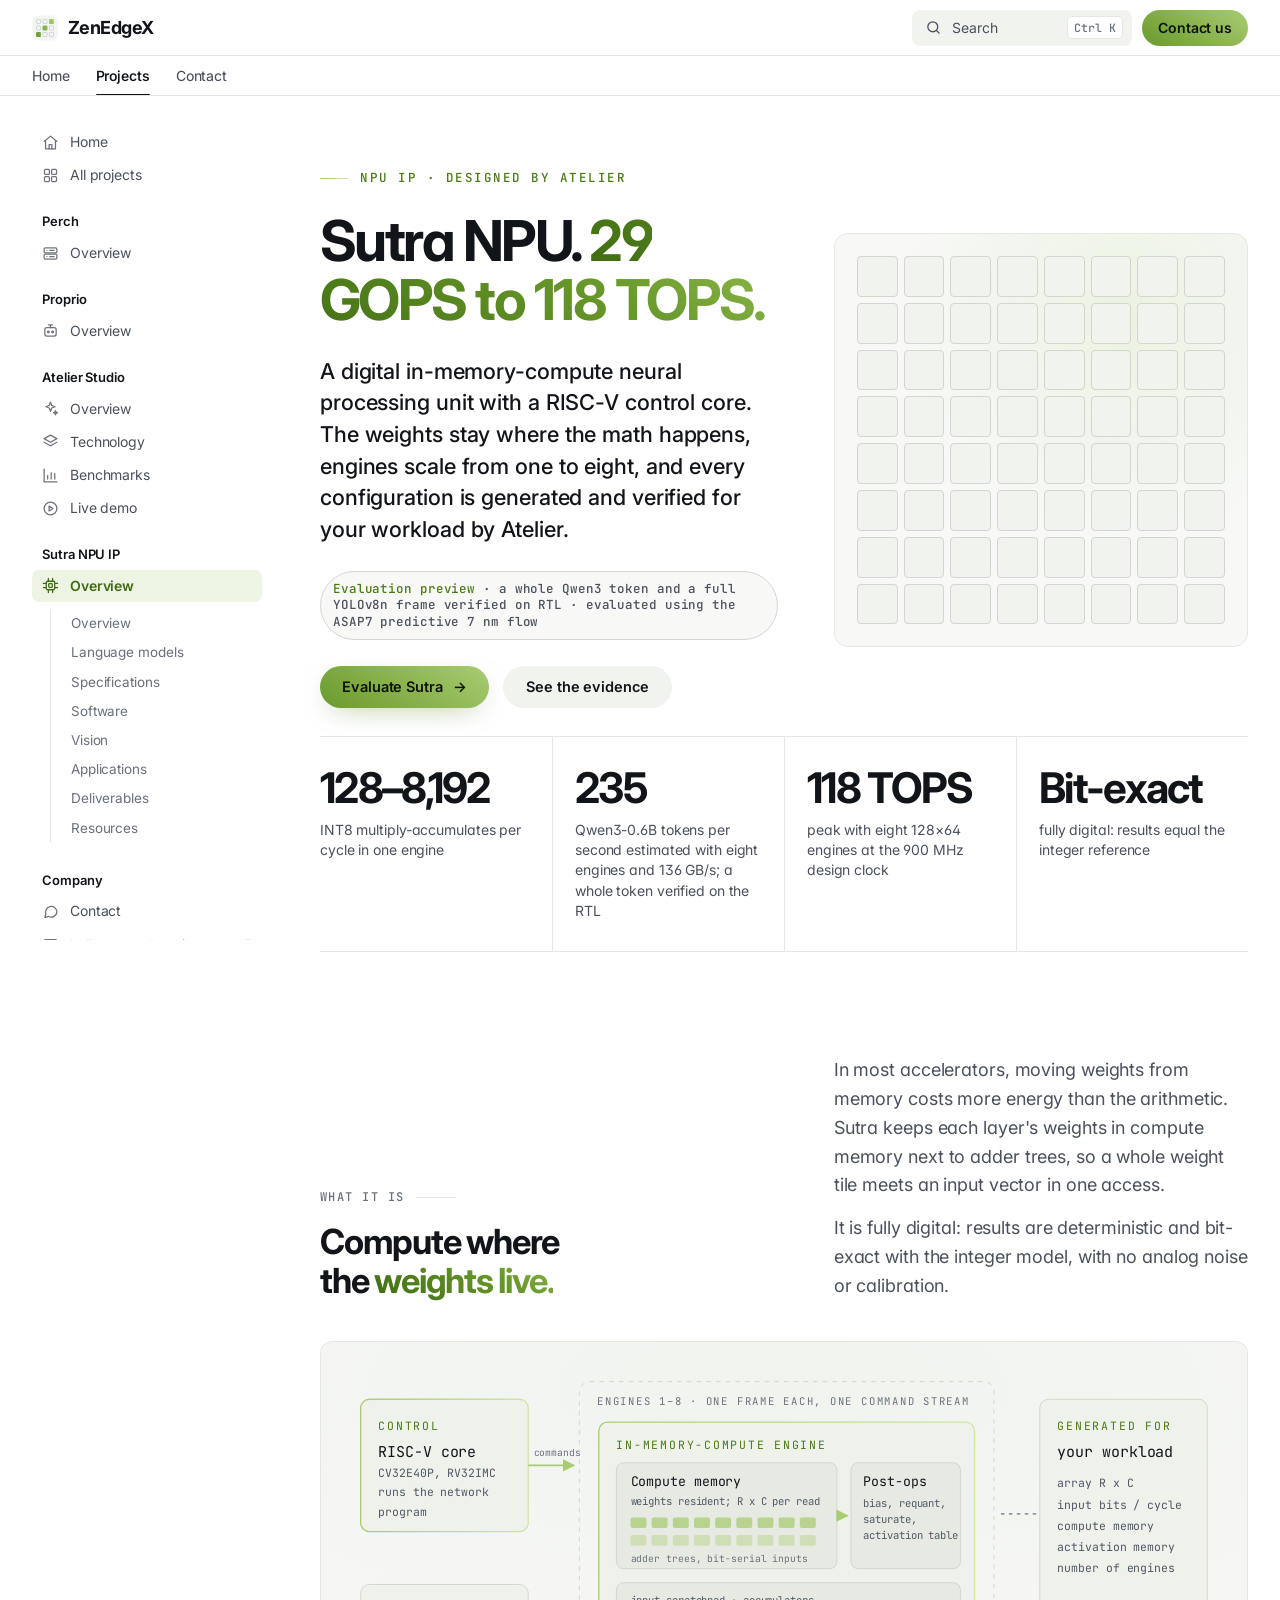
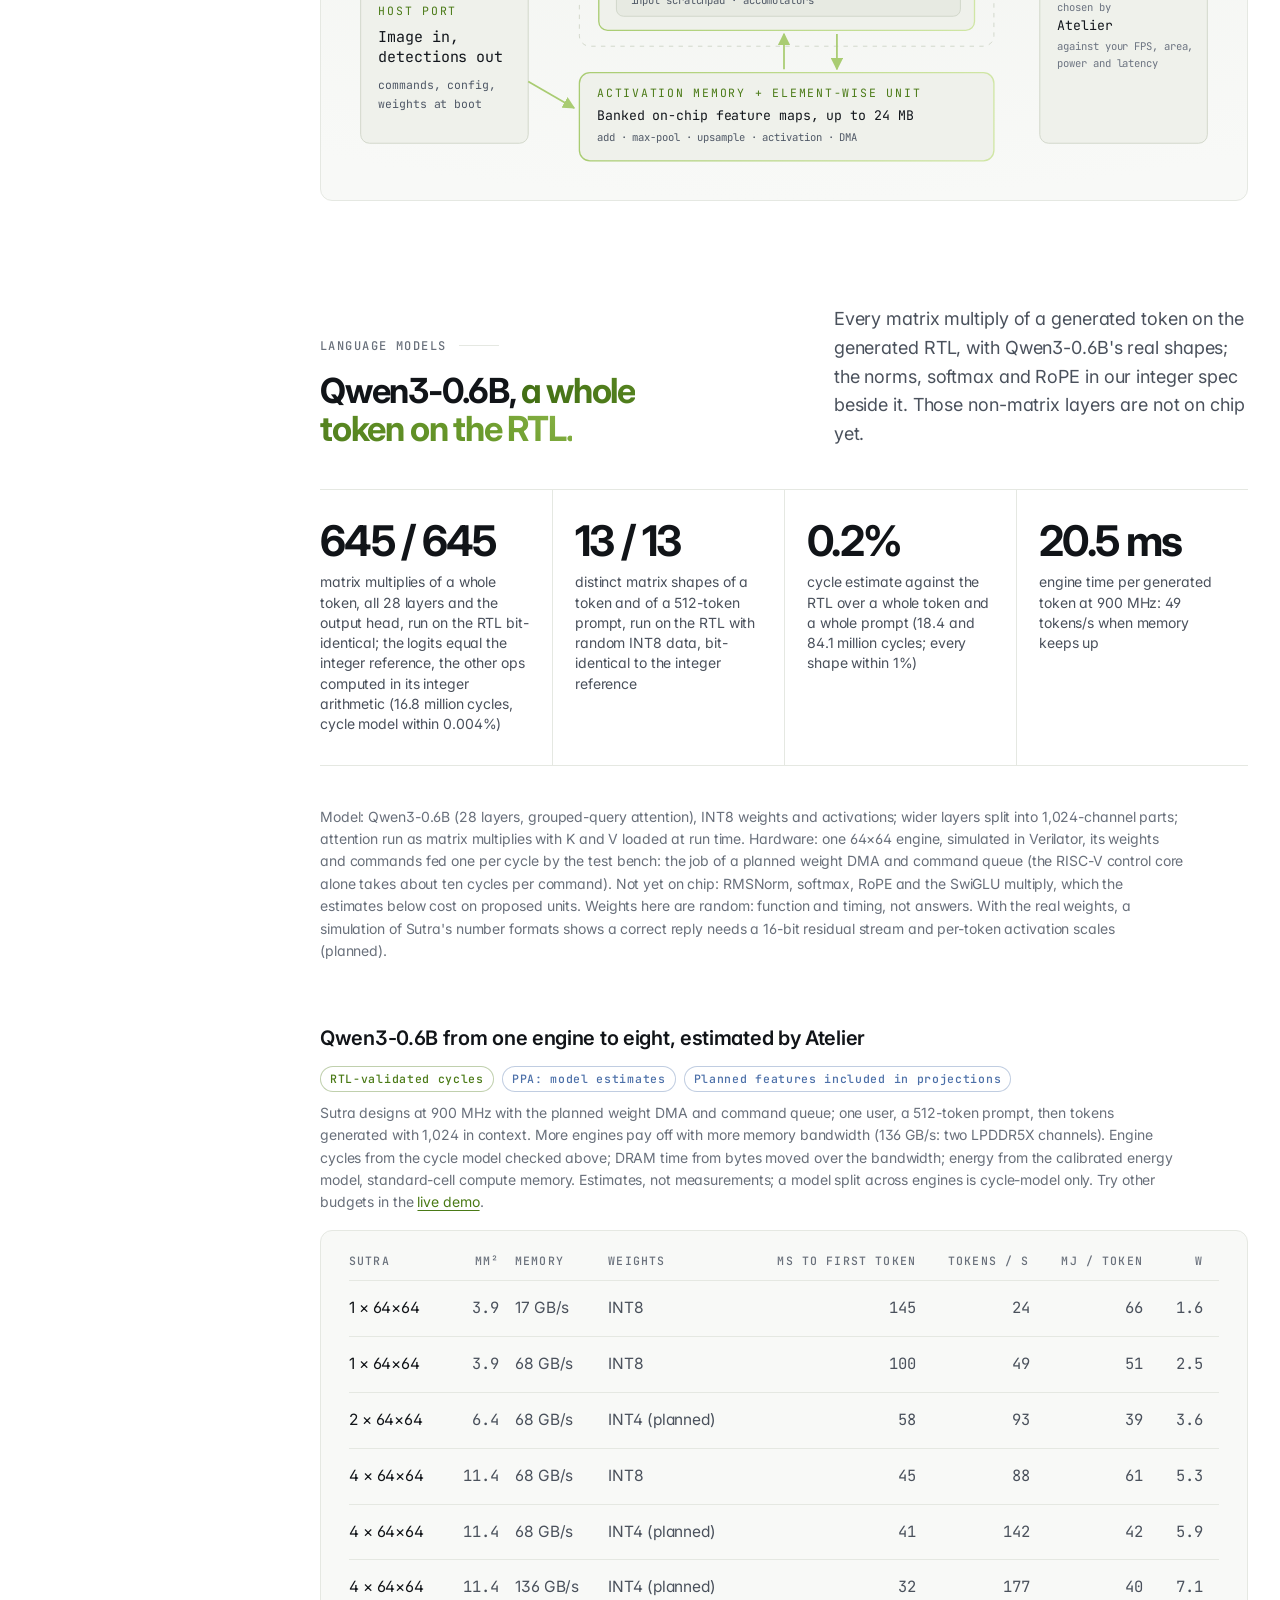
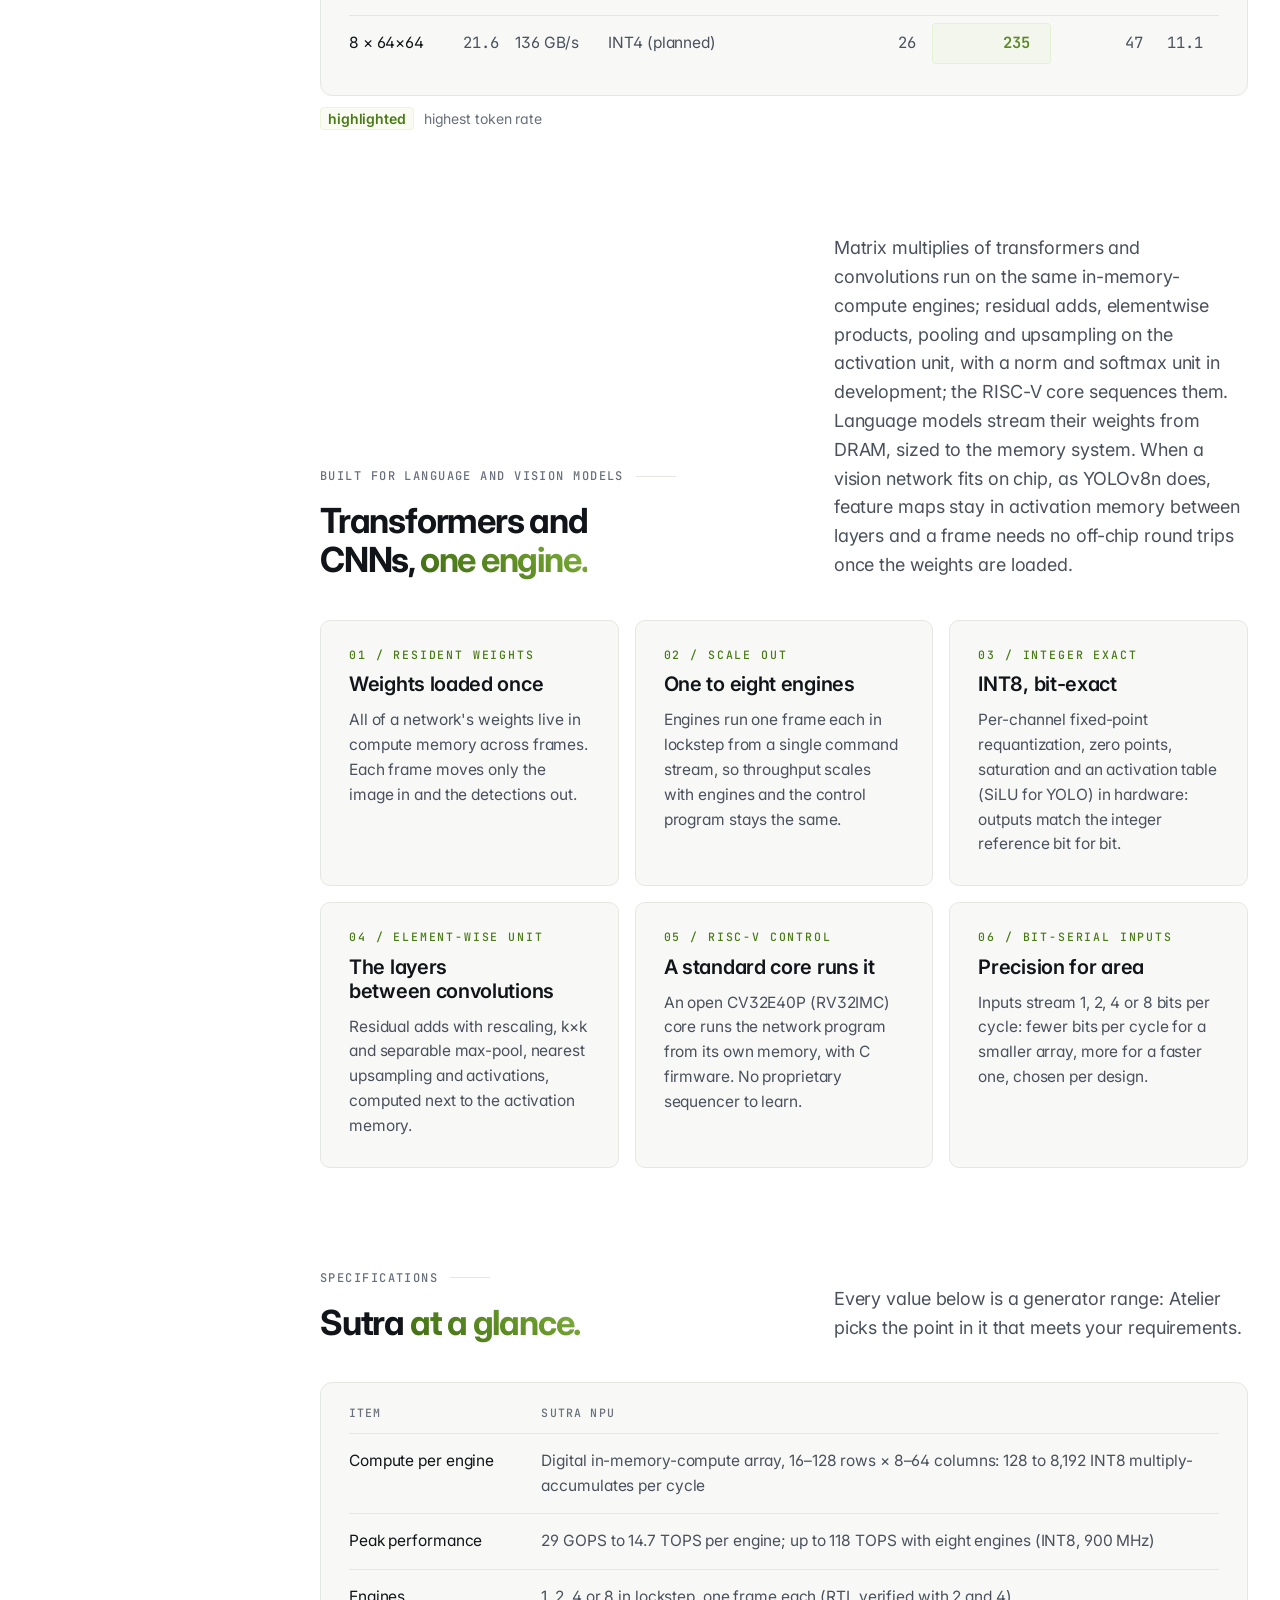
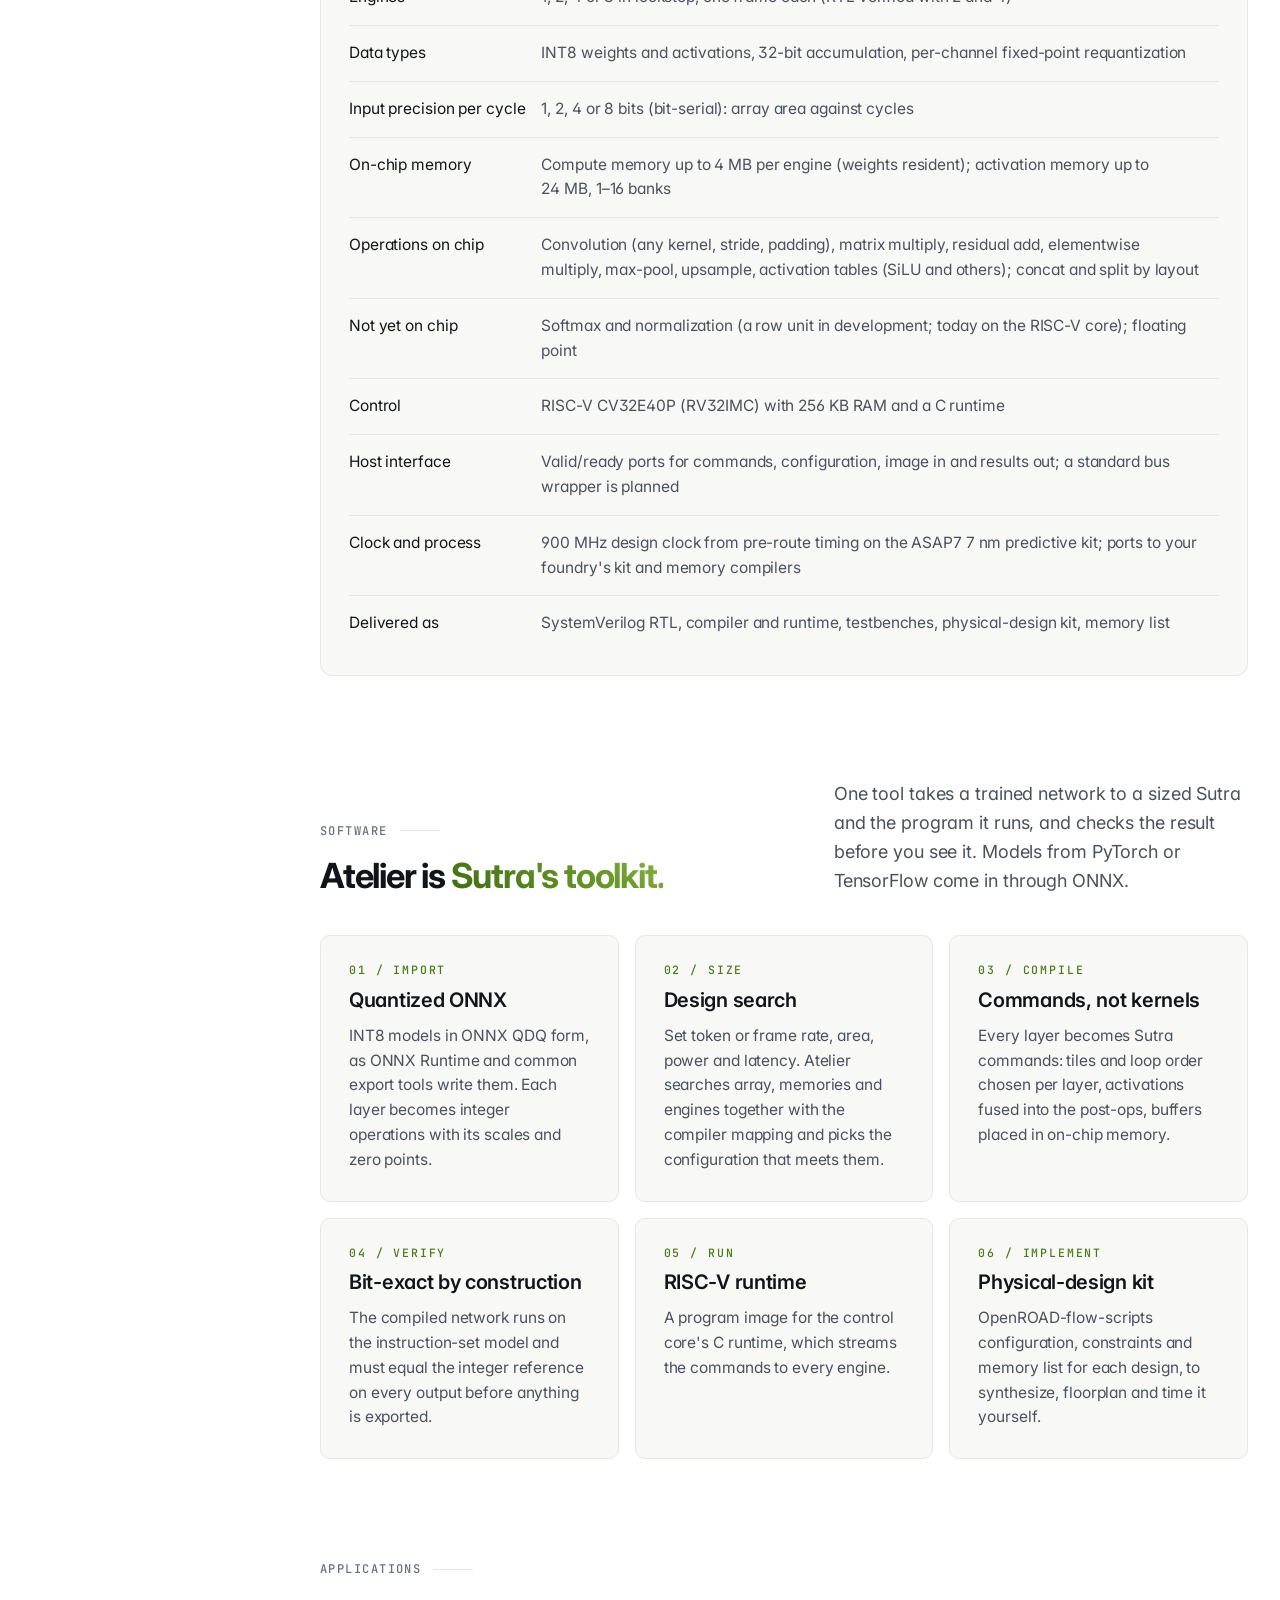
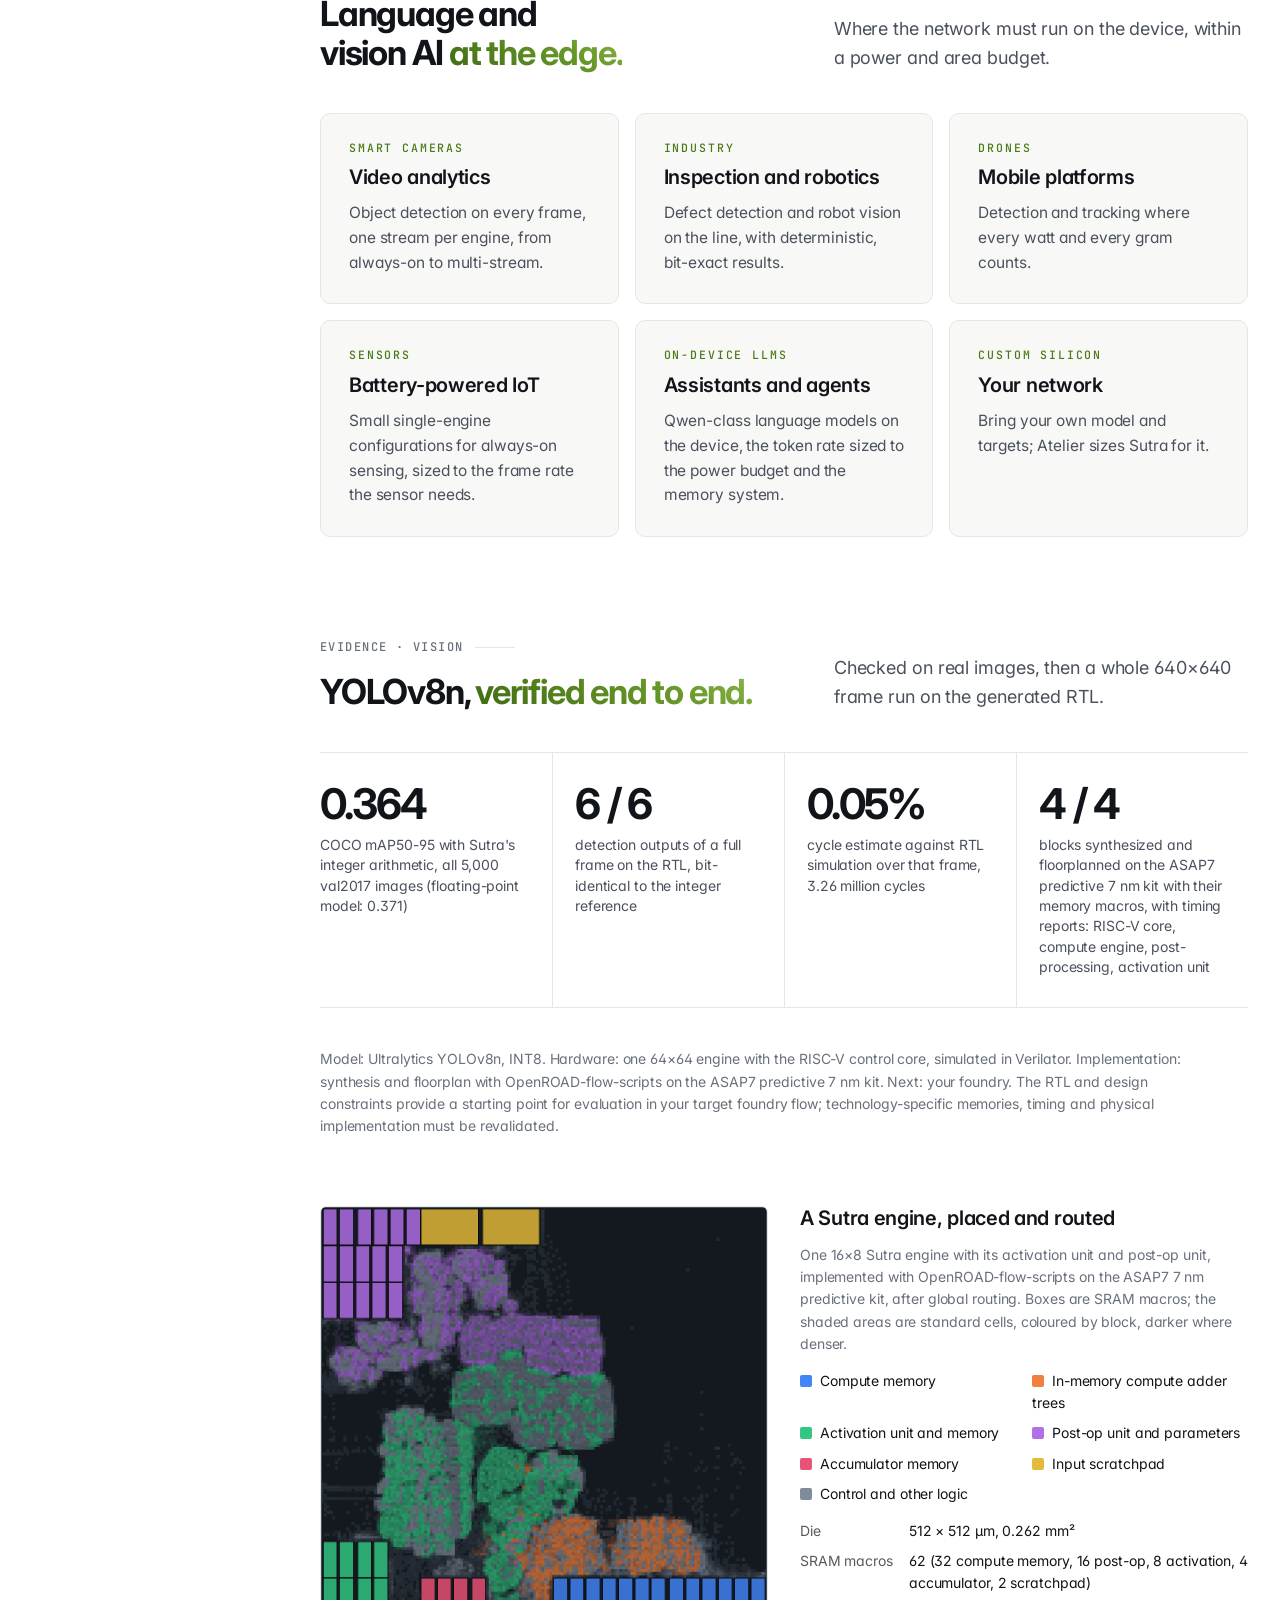
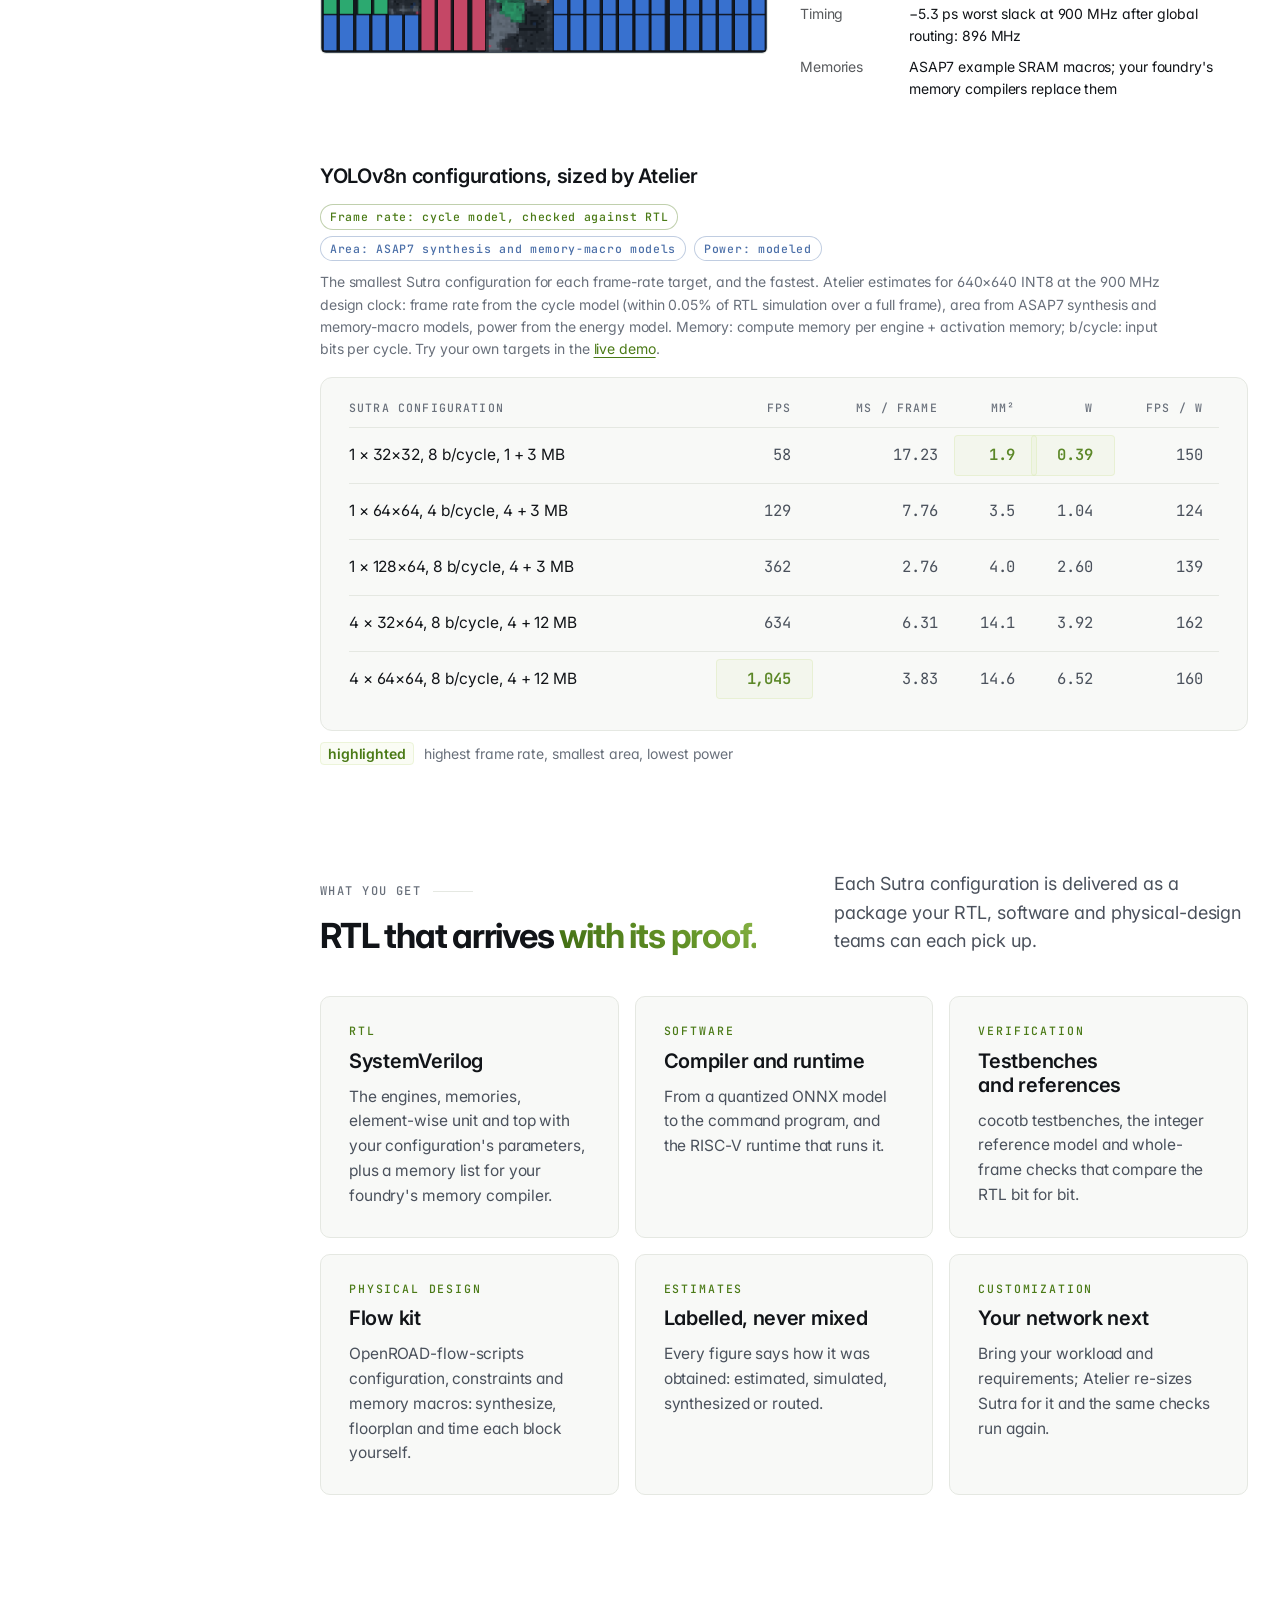
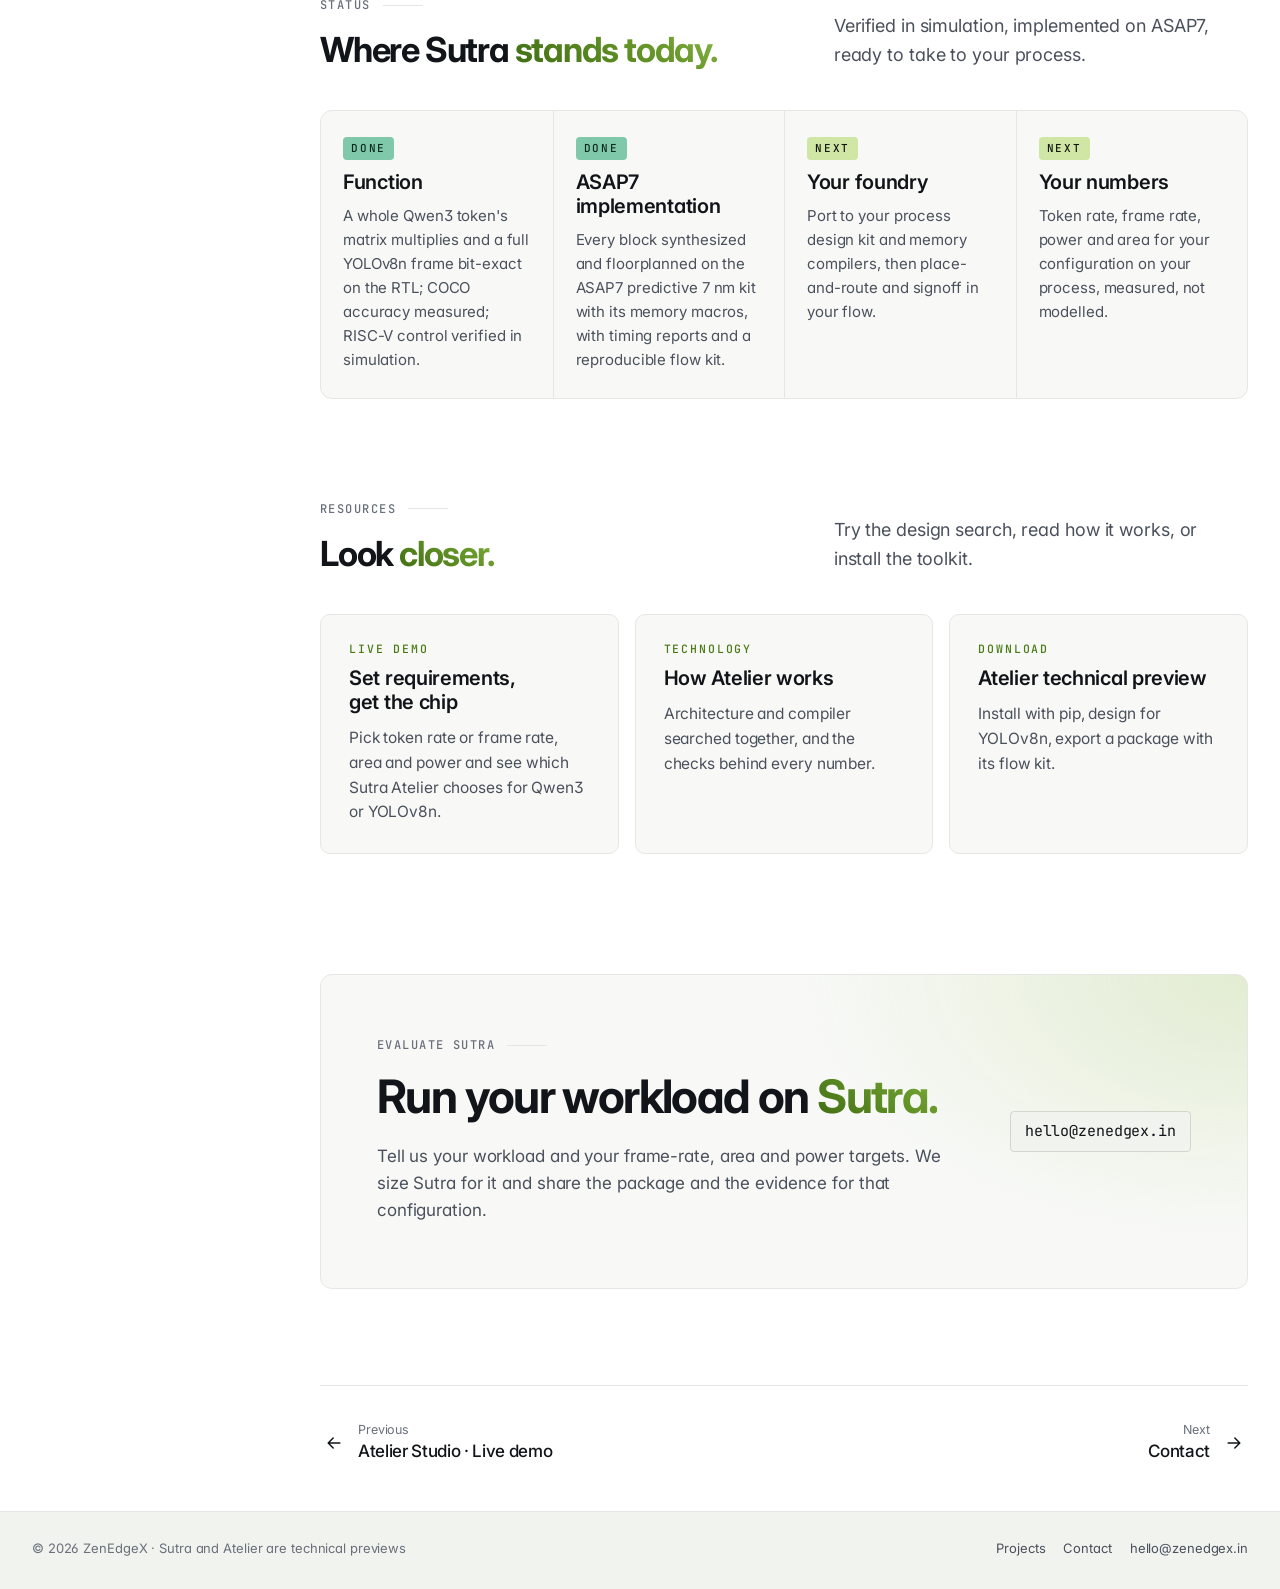
<file: ip/index.html>
<!doctype html>
<html lang="en">
<head>
<meta charset="utf-8">
<meta name="viewport" content="width=device-width, initial-scale=1, viewport-fit=cover">
<meta name="description" content="Sutra: a digital in-memory-compute AI accelerator IP for language and vision models at the edge, with a RISC-V control core, generated and verified for your model.">
<meta property="og:title" content="Sutra NPU IP: in-memory compute, 29 GOPS to 118 TOPS">
<meta property="og:description" content="Sutra: a digital in-memory-compute AI accelerator IP for language and vision models at the edge, with a RISC-V control core, generated and verified for your model.">
<meta property="og:image" content="https://zenedgex.in/og-image.png">
<meta property="og:image:width" content="1200">
<meta property="og:image:height" content="630">
<meta name="twitter:card" content="summary_large_image">
<meta name="twitter:image" content="https://zenedgex.in/og-image.png">
<link rel="icon" href="../favicon.svg" type="image/svg+xml">
<link rel="icon" href="../favicon-32.png" sizes="32x32" type="image/png">
<link rel="apple-touch-icon" href="../apple-touch-icon.png">
<style>html,body{margin:0}img{max-width:100%}[hidden]{display:none!important}</style>
<title>Sutra NPU IP: in-memory compute, 29 GOPS to 118 TOPS</title>
<link rel="preconnect" href="https://fonts.googleapis.com">
<link rel="preconnect" href="https://fonts.gstatic.com" crossorigin>
<link rel="stylesheet" href="https://fonts.googleapis.com/css2?family=Inter:wght@300..800&family=JetBrains+Mono:wght@400;500;600&display=swap">
<style>
/* Sutra IP page: the same dark world as the rest of the site (lime accent). Hero,
   what it is, the block diagram, features, how it scales, verified evidence, what is delivered,
   status, contact. Every figure is a measured one; performance waits for timing closure. */
:root {
  --void: #FFFFFF; --slab: #F6F7F3; --slab-2: #EFF1EB; --slab-3: #E7EAE2;
  --line: #E2E5DD; --line-2: #CFD4C7;
  --text: #12161C; --muted: #4F5866; --faint: #6B7380;
  --leaf: #A9CC72; --lime: #D0E6A5; --green: #4A7A16; --green-deep: #3F6B12; --green-2: #6A9A2C; --ok: #7FC8A9;
  --display: 'Inter', 'Arial Black', Arial, sans-serif;
  --body: 'Inter', 'Helvetica Neue', Arial, sans-serif;
  --mono: 'JetBrains Mono', 'SFMono-Regular', Menlo, monospace;
  --ease: cubic-bezier(.2, .7, .2, 1);
  color-scheme: light;
}
* { box-sizing: border-box }
html { background: var(--void); scroll-behavior: smooth; scroll-padding-top: 84px }
body { background: var(--void); color: var(--text); font: 400 17px/1.6 var(--body); padding-inline: 20px; padding-block: 0 72px; -webkit-font-smoothing: antialiased }
.wrap { max-width: 1200px; margin-inline: auto }
a { color: var(--green); text-underline-offset: 3px }
:focus-visible { outline: 2px solid var(--green); outline-offset: 3px; border-radius: 3px }
h1, h2, h3 { margin: 0; font-family: var(--display); text-wrap: balance }
h1 { font-size: clamp(46px, 7vw, 100px); line-height: .94; font-weight: 770; font-stretch: 112%; letter-spacing: -.028em }
h2 { font-size: clamp(30px, 4vw, 54px); line-height: 1.03; font-weight: 720; font-stretch: 110%; letter-spacing: -.02em }
h3 { font-size: 20px; font-weight: 650; font-stretch: 106%; line-height: 1.2 }
p { margin: 0; max-width: 64ch }
h1 em, h2 em { font-style: normal; background: linear-gradient(92deg, var(--green-deep), var(--green-2)); -webkit-background-clip: text; background-clip: text; color: transparent }
.label { font: 500 12px/1 var(--mono); letter-spacing: .2em; text-transform: uppercase; color: var(--faint); display: flex; align-items: center; gap: 12px }
.label::after { content: ""; flex: 0 0 40px; height: 1px; background: var(--line-2) }

.bar { position: sticky; top: 0; z-index: 20; margin-inline: -20px; padding: 14px 20px; background: color-mix(in srgb, var(--void) 78%, transparent); backdrop-filter: saturate(140%) blur(14px); border-bottom: 1px solid var(--line) }
.bar .wrap { display: flex; justify-content: space-between; align-items: center; gap: 16px; flex-wrap: wrap }
.mark { display: flex; align-items: center; gap: 10px; font: 700 15px/1 var(--display); font-stretch: 116%; letter-spacing: .02em; color: var(--text); text-decoration: none }
.mark svg { width: 24px; height: 24px }
.bar nav { display: flex; gap: 22px; flex-wrap: wrap; font-size: 14px; align-items: center }
.bar nav a { color: var(--muted); text-decoration: none }
.bar nav a:hover, .bar nav a.on { color: var(--text) }
.bar nav a.go { color: #11160B; background: linear-gradient(92deg, var(--leaf), var(--lime)); padding: 8px 14px; border-radius: 999px; font-weight: 600 }

.hero { display: grid; grid-template-columns: minmax(0, 1.05fr) minmax(0, .95fr); gap: 56px; align-items: center; padding-block: 110px 40px }
.hero > * { min-width: 0 }
.copy { display: flex; flex-direction: column; gap: 26px }
.kicker { font: 500 12.5px/1 var(--mono); letter-spacing: .2em; text-transform: uppercase; color: var(--green); display: flex; align-items: center; gap: 12px }
.kicker::before { content: ""; width: 28px; height: 1px; background: linear-gradient(90deg, var(--leaf), var(--lime)) }
.sub { font: 500 clamp(18px, 1.7vw, 22px)/1.45 var(--body); max-width: 46ch }
.chip { align-self: flex-start; font: 500 12.5px/1.3 var(--mono); color: var(--muted); border: 1px solid var(--line-2); background: var(--slab); padding: 9px 12px; border-radius: 999px }
.chip b { color: var(--green); font-weight: 500 }
.cta { display: flex; gap: 14px; flex-wrap: wrap }
.btn { display: inline-flex; align-items: center; gap: 10px; padding: 15px 22px; border-radius: 4px; font: 600 15px/1 var(--body); text-decoration: none }
.btn.primary { background: linear-gradient(92deg, var(--leaf), var(--lime)); color: #11160B; box-shadow: 0 10px 40px -12px rgba(169, 204, 114, .55) }
.btn.line { color: var(--text); border: 1px solid var(--line-2); background: var(--slab) }
.tiles { aspect-ratio: 1; max-width: 520px; width: 100%; justify-self: end; display: grid; grid-template-columns: repeat(8, 1fr); gap: 6px; padding: 22px; border: 1px solid var(--line); border-radius: 14px; background: radial-gradient(90% 90% at 70% 20%, rgba(169, 204, 114,.16), transparent 60%), var(--slab) }
.tiles i { border-radius: 4px; border: 1px solid var(--line-2); background: var(--slab-2); animation: pulse 3.2s var(--ease) infinite; animation-delay: calc(var(--d) * 70ms) }
@keyframes pulse { 0%, 100% { background: var(--slab-2); border-color: var(--line-2) } 12% { background: rgba(208, 230, 165,.55); border-color: var(--green) } 30% { background: rgba(169, 204, 114,.18); border-color: rgba(169, 204, 114,.5) } }

section { padding-block: 120px 0; display: flex; flex-direction: column; gap: 40px }
.head { display: grid; grid-template-columns: minmax(0, 1.05fr) minmax(0, .95fr); gap: 56px; align-items: end }
.head > * { min-width: 0 }
.head .body { color: var(--muted); font-size: 18px; display: flex; flex-direction: column; gap: 14px }
.stack { display: flex; flex-direction: column; gap: 20px }
.visual { background: radial-gradient(110% 90% at 50% 10%, var(--slab-2), var(--slab)); border: 1px solid var(--line); border-radius: 12px; padding: 22px }
.visual svg { width: 100%; height: auto; display: block }
.visual svg text { font-family: var(--mono) }
.grid3 { display: grid; grid-template-columns: repeat(3, minmax(0, 1fr)); gap: 16px }
.card { background: var(--slab); border: 1px solid var(--line); border-radius: 10px; padding: 28px; display: flex; flex-direction: column; gap: 12px; min-width: 0 }
.card p { color: var(--muted); font-size: 15.5px }
.card .k { font: 500 11.5px/1 var(--mono); letter-spacing: .16em; color: var(--green) }
table { width: 100%; border-collapse: collapse; font-size: 15.5px }
th { text-align: left; font: 500 11.5px/1 var(--mono); letter-spacing: .14em; text-transform: uppercase; color: var(--faint); padding: 0 16px 14px 0 }
td { padding: 15px 16px 15px 0; border-top: 1px solid var(--line); color: var(--muted); vertical-align: top }
td:first-child { color: var(--text); white-space: nowrap }
.tbl { overflow-x: auto; background: var(--slab); border: 1px solid var(--line); border-radius: 10px; padding: 24px 28px }
.proof { display: grid; grid-template-columns: repeat(4, minmax(0, 1fr)); border-top: 1px solid var(--line); border-bottom: 1px solid var(--line) }
.metric { padding: 30px 22px 30px 0; display: flex; flex-direction: column; gap: 10px; min-width: 0 }
.metric + .metric { padding-left: 22px; border-left: 1px solid var(--line) }
.metric b { font: 680 clamp(30px, 3.3vw, 44px)/1 var(--display); font-stretch: 112%; letter-spacing: -.01em }
.metric span { font-size: 14px; color: var(--muted); line-height: 1.45 }
.jump { display: flex; gap: 8px; flex-wrap: wrap; margin-top: 8px }
.jump a { font: 500 13px/1 var(--body); color: var(--muted); text-decoration: none; border: 1px solid var(--line-2); border-radius: 999px; padding: 9px 13px; background: var(--slab) }
.jump a:hover { color: var(--text); border-color: var(--green) }
.fine { font-size: 14px; color: var(--faint); max-width: 96ch }
.tlabel { display: flex; flex-wrap: wrap; gap: 6px 8px; margin: 0 }
.tlabel span { font: 500 11.5px/1 var(--mono); letter-spacing: .06em; padding: 6px 9px; border-radius: 999px; border: 1px solid var(--line-2); color: var(--muted); background: var(--void) }
.tlabel span.m { color: var(--green); border-color: color-mix(in srgb, var(--green) 35%, transparent) }
.tlabel span.e { color: #4B6FA8; border-color: rgba(75, 111, 168, .35) }
.steps { display: grid; grid-template-columns: repeat(4, minmax(0, 1fr)); gap: 0; border: 1px solid var(--line); border-radius: 10px; overflow: hidden; background: var(--slab) }
.steps > div { padding: 26px 22px; display: flex; flex-direction: column; gap: 10px; border-left: 1px solid var(--line); min-width: 0 }
.steps > div:first-child { border-left: none }
.steps p { color: var(--muted); font-size: 15px }
.st { font: 500 11px/1 var(--mono); letter-spacing: .16em; text-transform: uppercase; padding: 6px 8px; border-radius: 4px; align-self: flex-start }
.st.done { color: #0B2A1E; background: var(--ok) }
.st.now { color: #11160B; background: var(--lime) }
.st.next { color: var(--muted); border: 1px solid var(--line-2) }
.close { margin-top: 120px; border: 1px solid var(--line); border-radius: 14px; padding: 64px 56px; display: grid; grid-template-columns: minmax(0, 1fr) auto; gap: 40px; align-items: center; background: radial-gradient(80% 140% at 100% 0%, color-mix(in srgb, var(--leaf) 28%, transparent), transparent 60%), var(--slab) }
.close > * { min-width: 0 }
.mail code { color: var(--text); background: var(--slab-2); border: 1px solid var(--line-2); padding: 12px 14px; border-radius: 4px; font: 400 15px/1 var(--mono); user-select: all; display: inline-block }
td.n, th.n { text-align: right; font-variant-numeric: tabular-nums; font-family: var(--mono) }
td.best { color: var(--green); font-weight: 600; position: relative }
td.best::before { content: ""; position: absolute; inset: 7px -6px 7px auto; width: calc(100% + 4px); border-radius: 4px; background: rgba(208, 230, 165,.12); border: 1px solid rgba(208, 230, 165,.35); z-index: 0; pointer-events: none }
.best-key { margin-top: -4px }
.best-key .best { color: var(--green); font-weight: 600; padding: 2px 7px; border-radius: 4px; background: rgba(208, 230, 165,.12); border: 1px solid rgba(208, 230, 165,.35); margin-right: 6px }
footer { margin-top: 80px; padding-top: 28px; border-top: 1px solid var(--line); font-size: 13.5px; color: var(--faint); display: flex; justify-content: space-between; gap: 20px; flex-wrap: wrap }
footer nav { display: flex; gap: 20px; flex-wrap: wrap }
footer a { color: var(--muted); text-decoration: none }

@media (max-width: 960px) {
  .hero, .head, .close { grid-template-columns: minmax(0, 1fr); gap: 32px }
  .hero { padding-block: 64px 0 }
  .tiles { justify-self: start; max-width: 420px }
  .grid3 { grid-template-columns: minmax(0, 1fr) }
  .proof, .steps { grid-template-columns: repeat(2, minmax(0, 1fr)) }
  .metric:nth-child(3) { padding-left: 0; border-left: none }
  .metric:nth-child(n+3) { border-top: 1px solid var(--line) }
  .steps > div:nth-child(3) { border-left: none }
  .steps > div:nth-child(n+3) { border-top: 1px solid var(--line) }
  .close { padding: 36px 26px }
  section { padding-block: 88px 0 }
}
@media (max-width: 560px) {
  .proof, .steps { grid-template-columns: minmax(0, 1fr) }
  .metric + .metric, .steps > div + div { padding-left: 0; border-left: none; border-top: 1px solid var(--line) }
  .steps > div + div { padding-left: 22px }
}
@media (prefers-reduced-motion: reduce) { .tiles i { animation: none } }
.fp { display: grid; grid-template-columns: minmax(0, 1fr) minmax(0, 1fr); gap: 32px; align-items: start; margin-top: 28px }
.fp figure { margin: 0 }
.fp img { width: 100%; height: auto; display: block; border-radius: 6px; border: 1px solid var(--line, #E2E5DD) }
.fp-key { list-style: none; margin: 0; padding: 0; display: grid; grid-template-columns: repeat(2, minmax(0, 1fr)); gap: 8px 16px; font-size: 14px }
.fp-key i { display: inline-block; width: 12px; height: 12px; border-radius: 2px; margin-right: 8px; vertical-align: -1px }
.fp-facts { display: grid; grid-template-columns: auto minmax(0, 1fr); gap: 8px 16px; margin: 0; font-size: 14px }
.fp-facts dt { opacity: .7 }
.fp-facts dd { margin: 0 }
@media (max-width: 860px) { .fp { grid-template-columns: 1fr } .fp-key { grid-template-columns: 1fr } }
</style>
<link rel="stylesheet" href="../assets/zx.css">
</head>
<body>
<!--zx:header-->
<header class="zx-header">
  <div class="zx-header__row">
    <button class="zx-icon-btn zx-menu" type="button" aria-label="Open navigation" aria-controls="zx-side" aria-expanded="false"><svg viewBox="0 0 24 24" fill="none" stroke="currentColor" stroke-width="1.8" stroke-linecap="round" stroke-linejoin="round" aria-hidden="true"><path d="M4 7h16M4 12h16M4 17h16"/></svg></button>
    <a class="zx-logo" href="../"><svg width="26" height="26" viewBox="0 0 64 64" aria-hidden="true"><defs><linearGradient id="mkg" x1="10" y1="54" x2="54" y2="10" gradientUnits="userSpaceOnUse"><stop offset="0" stop-color="#6A9A2C"/><stop offset="1" stop-color="#A9CC72"/></linearGradient></defs><rect x="1" y="1" width="62" height="62" rx="15" fill="#F3F5EF"/><rect x="10.9" y="10.9" width="10.2" height="10.2" rx="2" fill="none" stroke="#C3C9D1" stroke-width="1.8"/><rect x="26.9" y="10.9" width="10.2" height="10.2" rx="2" fill="none" stroke="#C3C9D1" stroke-width="1.8"/><rect x="42" y="10" width="12" height="12" rx="2.5" fill="url(#mkg)"/><rect x="10.9" y="26.9" width="10.2" height="10.2" rx="2" fill="none" stroke="#C3C9D1" stroke-width="1.8"/><rect x="26" y="26" width="12" height="12" rx="2.5" fill="url(#mkg)"/><rect x="42.9" y="26.9" width="10.2" height="10.2" rx="2" fill="none" stroke="#C3C9D1" stroke-width="1.8"/><rect x="10" y="42" width="12" height="12" rx="2.5" fill="url(#mkg)"/><rect x="26.9" y="42.9" width="10.2" height="10.2" rx="2" fill="none" stroke="#C3C9D1" stroke-width="1.8"/><rect x="42.9" y="42.9" width="10.2" height="10.2" rx="2" fill="none" stroke="#C3C9D1" stroke-width="1.8"/></svg><span>ZenEdgeX</span></a>
    <div class="zx-header__end">
      <button class="zx-search-btn" type="button" data-zx-search aria-label="Search"><svg viewBox="0 0 24 24" fill="none" stroke="currentColor" stroke-width="1.8" stroke-linecap="round" stroke-linejoin="round" aria-hidden="true"><circle cx="11" cy="11" r="7"/><path d="m20 20-3.5-3.5"/></svg><span>Search</span><kbd>⌘K</kbd></button>
      <a class="zx-pill" href="../contact/">Contact us</a>
    </div>
  </div>
</header>
<nav class="zx-tabs" aria-label="Main"><div class="zx-tabs__in"><a href="../">Home</a><a href="../projects/" aria-current="page">Projects</a><a href="../contact/">Contact</a></div></nav>
<!--/zx:header-->
<div class="zx-shell">
<!--zx:side-->
<aside class="zx-side" id="zx-side" aria-label="Site">
  <div class="zx-side__head"><a class="zx-logo" href="../"><svg width="26" height="26" viewBox="0 0 64 64" aria-hidden="true"><defs><linearGradient id="mkg-side" x1="10" y1="54" x2="54" y2="10" gradientUnits="userSpaceOnUse"><stop offset="0" stop-color="#6A9A2C"/><stop offset="1" stop-color="#A9CC72"/></linearGradient></defs><rect x="1" y="1" width="62" height="62" rx="15" fill="#F3F5EF"/><rect x="10.9" y="10.9" width="10.2" height="10.2" rx="2" fill="none" stroke="#C3C9D1" stroke-width="1.8"/><rect x="26.9" y="10.9" width="10.2" height="10.2" rx="2" fill="none" stroke="#C3C9D1" stroke-width="1.8"/><rect x="42" y="10" width="12" height="12" rx="2.5" fill="url(#mkg-side)"/><rect x="10.9" y="26.9" width="10.2" height="10.2" rx="2" fill="none" stroke="#C3C9D1" stroke-width="1.8"/><rect x="26" y="26" width="12" height="12" rx="2.5" fill="url(#mkg-side)"/><rect x="42.9" y="26.9" width="10.2" height="10.2" rx="2" fill="none" stroke="#C3C9D1" stroke-width="1.8"/><rect x="10" y="42" width="12" height="12" rx="2.5" fill="url(#mkg-side)"/><rect x="26.9" y="42.9" width="10.2" height="10.2" rx="2" fill="none" stroke="#C3C9D1" stroke-width="1.8"/><rect x="42.9" y="42.9" width="10.2" height="10.2" rx="2" fill="none" stroke="#C3C9D1" stroke-width="1.8"/></svg><span>ZenEdgeX</span></a></div>
  <nav class="zx-nav" aria-label="Pages">
    <a class="zx-nav__link" href="../" data-zx-page="Home"><svg viewBox="0 0 24 24" fill="none" stroke="currentColor" stroke-width="1.8" stroke-linecap="round" stroke-linejoin="round" aria-hidden="true"><path d="M3 10.5 12 3l9 7.5"/><path d="M5 9.5V21h14V9.5"/><path d="M10 21v-6h4v6"/></svg><span>Home</span></a>
    <a class="zx-nav__link" href="../projects/" data-zx-page="Projects"><svg viewBox="0 0 24 24" fill="none" stroke="currentColor" stroke-width="1.8" stroke-linecap="round" stroke-linejoin="round" aria-hidden="true"><rect x="3.5" y="3.5" width="7" height="7" rx="1.5"/><rect x="13.5" y="3.5" width="7" height="7" rx="1.5"/><rect x="3.5" y="13.5" width="7" height="7" rx="1.5"/><rect x="13.5" y="13.5" width="7" height="7" rx="1.5"/></svg><span>All projects</span></a>
    <p class="zx-nav__group">Perch</p>
    <a class="zx-nav__link" href="../perch/" data-zx-page="Perch"><svg viewBox="0 0 24 24" fill="none" stroke="currentColor" stroke-width="1.8" stroke-linecap="round" stroke-linejoin="round" aria-hidden="true"><rect x="3" y="4" width="18" height="7" rx="2"/><rect x="3" y="13" width="18" height="7" rx="2"/><path d="M7 7.5h.01M7 16.5h.01M11 7.5h6M11 16.5h6"/></svg><span>Overview</span></a>
    <p class="zx-nav__group">Proprio</p>
    <a class="zx-nav__link" href="../proprio/" data-zx-page="Proprio"><svg viewBox="0 0 24 24" fill="none" stroke="currentColor" stroke-width="1.8" stroke-linecap="round" stroke-linejoin="round" aria-hidden="true"><rect x="4" y="8" width="16" height="12" rx="3"/><path d="M12 8V4M9 4h6"/><circle cx="9" cy="14" r="1.2"/><circle cx="15" cy="14" r="1.2"/></svg><span>Overview</span></a>
    <p class="zx-nav__group">Atelier Studio</p>
    <a class="zx-nav__link" href="../engine/" data-zx-page="Atelier Studio"><svg viewBox="0 0 24 24" fill="none" stroke="currentColor" stroke-width="1.8" stroke-linecap="round" stroke-linejoin="round" aria-hidden="true"><path d="M12 3l1.8 4.7 4.7 1.8-4.7 1.8L12 16l-1.8-4.7-4.7-1.8 4.7-1.8z"/><path d="M19 15l.8 2.2 2.2.8-2.2.8L19 21l-.8-2.2-2.2-.8 2.2-.8z"/></svg><span>Overview</span></a>
    <a class="zx-nav__link" href="../technology/" data-zx-page="Atelier Studio · Technology"><svg viewBox="0 0 24 24" fill="none" stroke="currentColor" stroke-width="1.8" stroke-linecap="round" stroke-linejoin="round" aria-hidden="true"><path d="m12 3 9 5-9 5-9-5z"/><path d="m3 13 9 5 9-5"/></svg><span>Technology</span></a>
    <a class="zx-nav__link" href="../benchmarks/" data-zx-page="Atelier Studio · Benchmarks"><svg viewBox="0 0 24 24" fill="none" stroke="currentColor" stroke-width="1.8" stroke-linecap="round" stroke-linejoin="round" aria-hidden="true"><path d="M3 3v18h18"/><path d="M8 17v-5M13 17V8M18 17V9"/></svg><span>Benchmarks</span></a>
    <a class="zx-nav__link" href="../demo/" data-zx-page="Atelier Studio · Live demo"><svg viewBox="0 0 24 24" fill="none" stroke="currentColor" stroke-width="1.8" stroke-linecap="round" stroke-linejoin="round" aria-hidden="true"><circle cx="12" cy="12" r="9"/><path d="m10 8.5 5.5 3.5-5.5 3.5z"/></svg><span>Live demo</span></a>
    <p class="zx-nav__group">Sutra NPU IP</p>
    <a class="zx-nav__link" href="../ip/" data-zx-page="Sutra NPU IP" aria-current="page"><svg viewBox="0 0 24 24" fill="none" stroke="currentColor" stroke-width="1.8" stroke-linecap="round" stroke-linejoin="round" aria-hidden="true"><rect x="6" y="6" width="12" height="12" rx="2"/><rect x="9.5" y="9.5" width="5" height="5" rx="1"/><path d="M9 2v3M15 2v3M9 19v3M15 19v3M2 9h3M2 15h3M19 9h3M19 15h3"/></svg><span>Overview</span></a>
    <p class="zx-nav__group">Company</p>
    <a class="zx-nav__link" href="../contact/" data-zx-page="Contact"><svg viewBox="0 0 24 24" fill="none" stroke="currentColor" stroke-width="1.8" stroke-linecap="round" stroke-linejoin="round" aria-hidden="true"><path d="M21 12a8 8 0 0 1-11.8 7L4 20.5l1.5-5A8 8 0 1 1 21 12z"/></svg><span>Contact</span></a>
    <a class="zx-nav__link" href="mailto:hello@zenedgex.in"><svg viewBox="0 0 24 24" fill="none" stroke="currentColor" stroke-width="1.8" stroke-linecap="round" stroke-linejoin="round" aria-hidden="true"><rect x="3" y="5" width="18" height="14" rx="2"/><path d="m3 7 9 6 9-6"/></svg><span>hello@zenedgex.in</span><svg class="ext" viewBox="0 0 24 24" fill="none" stroke="currentColor" stroke-width="1.8" stroke-linecap="round" stroke-linejoin="round" aria-hidden="true"><path d="M14 4h6v6M20 4l-9 9M18 14v5a1 1 0 0 1-1 1H5a1 1 0 0 1-1-1V7a1 1 0 0 1 1-1h5"/></svg></a>
  </nav>
</aside>
<!--/zx:side-->
<div class="zx-scrim"></div>
<main class="zx-main" id="zx-main">



<div class="wrap" id="top">
  <div class="hero">
    <div class="copy">
      <p class="kicker">NPU IP · designed by Atelier</p>
      <h1>Sutra NPU. <em>29 GOPS to 118 TOPS.</em></h1>
      <p class="sub">A digital in-memory-compute neural processing unit with a RISC-V control core. The weights stay where the math happens, engines scale from one to eight, and every configuration is generated and verified for your workload by Atelier.</p>
      <p class="chip"><b>Evaluation preview</b> · a whole Qwen3 token and a full YOLOv8n frame verified on RTL · evaluated using the ASAP7 predictive 7&nbsp;nm flow</p>
      <div class="cta"><a class="btn primary" href="#contact">Evaluate Sutra <span>→</span></a><a class="btn line" href="#evidence">See the evidence</a></div>
    </div>
    <div class="tiles" id="tiles" aria-hidden="true"></div>
  </div>

  <nav class="jump" aria-label="On this page"><a href="#what">Overview</a><a href="#llm">Language models</a><a href="#specs">Specifications</a><a href="#software">Software</a><a href="#evidence">Vision</a><a href="#applications">Applications</a><a href="#deliver">Deliverables</a><a href="#resources">Resources</a></nav>
  <div class="proof" id="keys" style="margin-top:12px">
    <div class="metric"><b>128&ndash;8,192</b> <span>INT8 multiply-accumulates per cycle in one engine</span></div>
    <div class="metric"><b>235</b> <span>Qwen3-0.6B tokens per second estimated with eight engines and 136 GB/s; a whole token verified on the RTL</span></div>
    <div class="metric"><b>118 TOPS</b> <span>peak with eight 128&times;64 engines at the 900&nbsp;MHz design clock</span></div>
    <div class="metric"><b>Bit-exact</b> <span>fully digital: results equal the integer reference</span></div>
  </div>

  <section id="what">
    <div class="head">
      <div class="stack"><p class="label">What it is</p><h2>Compute where the <em>weights live.</em></h2></div>
      <div class="body"><p>In most accelerators, moving weights from memory costs more energy than the arithmetic. Sutra keeps each layer's weights in compute memory next to adder trees, so a whole weight tile meets an input vector in one access.</p><p>It is fully digital: results are deterministic and bit-exact with the integer model, with no analog noise or calibration.</p></div>
    </div>
    <div class="visual"><svg viewBox="0 0 1000 470" role="img" aria-label="Sutra block diagram: a RISC-V control core issues one command stream to several in-memory-compute engines; each engine has compute memory with adder trees and a post-processing unit; a shared activation memory with an element-wise unit feeds them">
      <defs><linearGradient id="g1" x1="0" x2="1"><stop offset="0" stop-color="#A9CC72"/><stop offset="1" stop-color="#D0E6A5"/></linearGradient>
        <marker id="ar" viewBox="0 0 10 10" refX="9" refY="5" markerWidth="7" markerHeight="7" orient="auto"><path d="M0 0L10 5L0 10z" fill="#A9CC72"/></marker></defs>
      <rect x="20" y="40" width="190" height="150" rx="10" fill="#EFF1EB" stroke="url(#g1)" stroke-width="1.5"/>
      <text x="40" y="75" fill="#4A7A16" font-size="13" letter-spacing="2">CONTROL</text>
      <text x="40" y="105" fill="#12161C" font-size="17">RISC-V core</text>
      <text x="40" y="128" fill="#4F5866" font-size="13">CV32E40P, RV32IMC</text>
      <text x="40" y="150" fill="#4F5866" font-size="13">runs the network</text>
      <text x="40" y="172" fill="#4F5866" font-size="13">program</text>
      <rect x="20" y="250" width="190" height="180" rx="10" fill="#EFF1EB" stroke="#CFD4C7"/>
      <text x="40" y="285" fill="#4A7A16" font-size="13" letter-spacing="2">HOST PORT</text>
      <text x="40" y="315" fill="#12161C" font-size="17">Image in,</text>
      <text x="40" y="338" fill="#12161C" font-size="17">detections out</text>
      <text x="40" y="368" fill="#4F5866" font-size="13">commands, config,</text>
      <text x="40" y="390" fill="#4F5866" font-size="13">weights at boot</text>
      <line x1="210" y1="115" x2="262" y2="115" stroke="#A9CC72" stroke-width="2" marker-end="url(#ar)"/>
      <text x="216" y="104" fill="#6B7380" font-size="11">commands</text>
      <rect x="268" y="20" width="470" height="300" rx="12" fill="none" stroke="#CFD4C7" stroke-dasharray="5 6"/>
      <text x="288" y="46" fill="#6B7380" font-size="12" letter-spacing="2">ENGINES 1–8 · ONE FRAME EACH, ONE COMMAND STREAM</text>
      <g>
        <rect x="290" y="66" width="426" height="236" rx="10" fill="#EFF1EB" stroke="url(#g1)" stroke-width="1.5"/>
        <text x="310" y="96" fill="#4A7A16" font-size="13" letter-spacing="2">IN-MEMORY-COMPUTE ENGINE</text>
        <rect x="310" y="112" width="250" height="120" rx="8" fill="#E7EAE2" stroke="#CFD4C7"/>
        <text x="326" y="138" fill="#12161C" font-size="15">Compute memory</text>
        <text x="326" y="160" fill="#4F5866" font-size="12">weights resident; R x C per read</text>
        <g fill="#A9CC72" opacity=".75">
          <rect x="326" y="174" width="18" height="12" rx="2"/><rect x="350" y="174" width="18" height="12" rx="2"/><rect x="374" y="174" width="18" height="12" rx="2"/><rect x="398" y="174" width="18" height="12" rx="2"/><rect x="422" y="174" width="18" height="12" rx="2"/><rect x="446" y="174" width="18" height="12" rx="2"/><rect x="470" y="174" width="18" height="12" rx="2"/><rect x="494" y="174" width="18" height="12" rx="2"/><rect x="518" y="174" width="18" height="12" rx="2"/>
          <rect x="326" y="194" width="18" height="12" rx="2" opacity=".5"/><rect x="350" y="194" width="18" height="12" rx="2" opacity=".5"/><rect x="374" y="194" width="18" height="12" rx="2" opacity=".5"/><rect x="398" y="194" width="18" height="12" rx="2" opacity=".5"/><rect x="422" y="194" width="18" height="12" rx="2" opacity=".5"/><rect x="446" y="194" width="18" height="12" rx="2" opacity=".5"/><rect x="470" y="194" width="18" height="12" rx="2" opacity=".5"/><rect x="494" y="194" width="18" height="12" rx="2" opacity=".5"/><rect x="518" y="194" width="18" height="12" rx="2" opacity=".5"/>
        </g>
        <text x="326" y="224" fill="#6B7380" font-size="11">adder trees, bit-serial inputs</text>
        <rect x="576" y="112" width="124" height="120" rx="8" fill="#E7EAE2" stroke="#CFD4C7"/>
        <text x="590" y="138" fill="#12161C" font-size="15">Post-ops</text>
        <text x="590" y="162" fill="#4F5866" font-size="12">bias, requant,</text>
        <text x="590" y="180" fill="#4F5866" font-size="12">saturate,</text>
        <text x="590" y="198" fill="#4F5866" font-size="12">activation table</text>
        <line x1="560" y1="172" x2="572" y2="172" stroke="#A9CC72" stroke-width="2" marker-end="url(#ar)"/>
        <rect x="310" y="248" width="390" height="38" rx="8" fill="#E7EAE2" stroke="#CFD4C7"/>
        <text x="326" y="272" fill="#4F5866" font-size="12">input scratchpad · accumulators</text>
      </g>
      <rect x="268" y="350" width="470" height="100" rx="12" fill="#EFF1EB" stroke="url(#g1)" stroke-width="1.5"/>
      <text x="288" y="378" fill="#4A7A16" font-size="13" letter-spacing="2">ACTIVATION MEMORY + ELEMENT-WISE UNIT</text>
      <text x="288" y="404" fill="#12161C" font-size="15">Banked on-chip feature maps, up to 24 MB</text>
      <text x="288" y="428" fill="#4F5866" font-size="12">add · max-pool · upsample · activation · DMA</text>
      <line x1="500" y1="346" x2="500" y2="306" stroke="#A9CC72" stroke-width="2" marker-end="url(#ar)"/>
      <line x1="560" y1="306" x2="560" y2="346" stroke="#A9CC72" stroke-width="2" marker-end="url(#ar)"/>
      <line x1="210" y1="360" x2="262" y2="390" stroke="#A9CC72" stroke-width="2" marker-end="url(#ar)"/>
      <rect x="790" y="40" width="190" height="390" rx="10" fill="#EFF1EB" stroke="#CFD4C7"/>
      <text x="810" y="75" fill="#4A7A16" font-size="13" letter-spacing="2">GENERATED FOR</text>
      <text x="810" y="105" fill="#12161C" font-size="17">your workload</text>
      <text x="810" y="140" fill="#4F5866" font-size="13">array R x C</text>
      <text x="810" y="164" fill="#4F5866" font-size="13">input bits / cycle</text>
      <text x="810" y="188" fill="#4F5866" font-size="13">compute memory</text>
      <text x="810" y="212" fill="#4F5866" font-size="13">activation memory</text>
      <text x="810" y="236" fill="#4F5866" font-size="13">number of engines</text>
      <text x="810" y="280" fill="#6B7380" font-size="12">chosen by</text>
      <text x="810" y="302" fill="#12161C" font-size="15">Atelier</text>
      <text x="810" y="324" fill="#6B7380" font-size="12">against your FPS, area,</text>
      <text x="810" y="344" fill="#6B7380" font-size="12">power and latency</text>
      <line x1="786" y1="170" x2="742" y2="170" stroke="#6B7380" stroke-width="1.5" stroke-dasharray="4 5"/>
    </svg></div>
  </section>

  <section id="llm">
    <div class="head">
      <div class="stack"><p class="label">Language models</p><h2>Qwen3-0.6B, <em>a whole token on the RTL.</em></h2></div>
      <div class="body"><p>Every matrix multiply of a generated token on the generated RTL, with Qwen3-0.6B's real shapes; the norms, softmax and RoPE in our integer spec beside it. Those non-matrix layers are not on chip yet.</p></div>
    </div>
    <!--QWEN3--><div class="proof"><div class="metric"><b>645 / 645</b> <span>matrix multiplies of a whole token, all 28 layers and the output head, run on the RTL bit-identical; the logits equal the integer reference, the other ops computed in its integer arithmetic (16.8 million cycles, cycle model within 0.004%)</span></div><div class="metric"><b>13 / 13</b> <span>distinct matrix shapes of a token and of a 512-token prompt, run on the RTL with random INT8 data, bit-identical to the integer reference</span></div><div class="metric"><b>0.2%</b> <span>cycle estimate against the RTL over a whole token and a whole prompt (18.4 and 84.1 million cycles; every shape within 1%)</span></div><div class="metric"><b>20.5 ms</b> <span>engine time per generated token at 900&nbsp;MHz: 49 tokens/s when memory keeps up</span></div></div><p class="fine">Model: Qwen3-0.6B (28 layers, grouped-query attention), INT8 weights and activations; wider layers split into 1,024-channel parts; attention run as matrix multiplies with K and V loaded at run time. Hardware: one 64&times;64 engine, simulated in Verilator, its weights and commands fed one per cycle by the test bench: the job of a planned weight DMA and command queue (the RISC-V control core alone takes about ten cycles per command). Not yet on chip: RMSNorm, softmax, RoPE and the SwiGLU multiply, which the estimates below cost on proposed units. Weights here are random: function and timing, not answers. With the real weights, a simulation of Sutra's number formats shows a correct reply needs a 16-bit residual stream and per-token activation scales (planned).</p><div class="stack" style="gap:16px;margin-top:24px"><h3>Qwen3-0.6B from one engine to eight, estimated by Atelier</h3><p class="tlabel"><span class="m">RTL-validated cycles</span><span class="e">PPA: model estimates</span><span class="e">Planned features included in projections</span></p><p class="fine" style="margin-top:-6px">Sutra designs at 900&nbsp;MHz with the planned weight DMA and command queue; one user, a 512-token prompt, then tokens generated with 1,024 in context. More engines pay off with more memory bandwidth (136 GB/s: two LPDDR5X channels). Engine cycles from the cycle model checked above; DRAM time from bytes moved over the bandwidth; energy from the calibrated energy model, standard-cell compute memory. Estimates, not measurements; a model split across engines is cycle-model only. Try other budgets in the <a data-to="demo" href="#">live demo</a>.</p><div class="tbl"><table><thead><tr><th>Sutra</th><th class="n">mm²</th><th>Memory</th><th>Weights</th><th class="n">ms to first token</th><th class="n">tokens / s</th><th class="n">mJ / token</th><th class="n">W</th></tr></thead><tbody><tr><td>1 × 64×64</td><td class="n">3.9</td><td>17 GB/s</td><td>INT8</td><td class="n">145</td><td class="n">24</td><td class="n">66</td><td class="n">1.6</td></tr><tr><td>1 × 64×64</td><td class="n">3.9</td><td>68 GB/s</td><td>INT8</td><td class="n">100</td><td class="n">49</td><td class="n">51</td><td class="n">2.5</td></tr><tr><td>2 × 64×64</td><td class="n">6.4</td><td>68 GB/s</td><td>INT4 (planned)</td><td class="n">58</td><td class="n">93</td><td class="n">39</td><td class="n">3.6</td></tr><tr><td>4 × 64×64</td><td class="n">11.4</td><td>68 GB/s</td><td>INT8</td><td class="n">45</td><td class="n">88</td><td class="n">61</td><td class="n">5.3</td></tr><tr><td>4 × 64×64</td><td class="n">11.4</td><td>68 GB/s</td><td>INT4 (planned)</td><td class="n">41</td><td class="n">142</td><td class="n">42</td><td class="n">5.9</td></tr><tr><td>4 × 64×64</td><td class="n">11.4</td><td>136 GB/s</td><td>INT4 (planned)</td><td class="n">32</td><td class="n">177</td><td class="n">40</td><td class="n">7.1</td></tr><tr><td>8 × 64×64</td><td class="n">21.6</td><td>136 GB/s</td><td>INT4 (planned)</td><td class="n">26</td><td class="n best">235</td><td class="n">47</td><td class="n">11.1</td></tr></tbody></table></div><p class="fine best-key"><span class="best">highlighted</span> highest token rate</p></div><!--/QWEN3-->
  </section>

  <section id="features">
    <div class="head">
      <div class="stack"><p class="label">Built for language and vision models</p><h2>Transformers and CNNs, <em>one engine.</em></h2></div>
      <div class="body"><p>Matrix multiplies of transformers and convolutions run on the same in-memory-compute engines; residual adds, elementwise products, pooling and upsampling on the activation unit, with a norm and softmax unit in development; the RISC-V core sequences them. Language models stream their weights from DRAM, sized to the memory system. When a vision network fits on chip, as YOLOv8n does, feature maps stay in activation memory between layers and a frame needs no off-chip round trips once the weights are loaded.</p></div>
    </div>
    <div class="grid3">
      <div class="card"><span class="k">01 / RESIDENT WEIGHTS</span><h3>Weights loaded once</h3><p>All of a network's weights live in compute memory across frames. Each frame moves only the image in and the detections out.</p></div>
      <div class="card"><span class="k">02 / SCALE OUT</span><h3>One to eight engines</h3><p>Engines run one frame each in lockstep from a single command stream, so throughput scales with engines and the control program stays the same.</p></div>
      <div class="card"><span class="k">03 / INTEGER EXACT</span><h3>INT8, bit-exact</h3><p>Per-channel fixed-point requantization, zero points, saturation and an activation table (SiLU for YOLO) in hardware: outputs match the integer reference bit for bit.</p></div>
      <div class="card"><span class="k">04 / ELEMENT-WISE UNIT</span><h3>The layers between convolutions</h3><p>Residual adds with rescaling, k&times;k and separable max-pool, nearest upsampling and activations, computed next to the activation memory.</p></div>
      <div class="card"><span class="k">05 / RISC-V CONTROL</span><h3>A standard core runs it</h3><p>An open CV32E40P (RV32IMC) core runs the network program from its own memory, with C firmware. No proprietary sequencer to learn.</p></div>
      <div class="card"><span class="k">06 / BIT-SERIAL INPUTS</span><h3>Precision for area</h3><p>Inputs stream 1, 2, 4 or 8 bits per cycle: fewer bits per cycle for a smaller array, more for a faster one, chosen per design.</p></div>
    </div>
  </section>

  <section id="specs">
    <div class="head">
      <div class="stack"><p class="label">Specifications</p><h2>Sutra <em>at a glance.</em></h2></div>
      <div class="body"><p>Every value below is a generator range: Atelier picks the point in it that meets your requirements.</p></div>
    </div>
    <div class="tbl"><table>
      <thead><tr><th>Item</th><th>Sutra NPU</th></tr></thead>
      <tbody>
        <tr><td>Compute per engine</td><td>Digital in-memory-compute array, 16&ndash;128 rows &times; 8&ndash;64 columns: 128 to 8,192 INT8 multiply-accumulates per cycle</td></tr>
        <tr><td>Peak performance</td><td>29 GOPS to 14.7 TOPS per engine; up to 118 TOPS with eight engines (INT8, 900&nbsp;MHz)</td></tr>
        <tr><td>Engines</td><td>1, 2, 4 or 8 in lockstep, one frame each (RTL verified with 2 and 4)</td></tr>
        <tr><td>Data types</td><td>INT8 weights and activations, 32-bit accumulation, per-channel fixed-point requantization</td></tr>
        <tr><td>Input precision per cycle</td><td>1, 2, 4 or 8 bits (bit-serial): array area against cycles</td></tr>
        <tr><td>On-chip memory</td><td>Compute memory up to 4&nbsp;MB per engine (weights resident); activation memory up to 24&nbsp;MB, 1&ndash;16 banks</td></tr>
        <tr><td>Operations on chip</td><td>Convolution (any kernel, stride, padding), matrix multiply, residual add, elementwise multiply, max-pool, upsample, activation tables (SiLU and others); concat and split by layout</td></tr>
        <tr><td>Not yet on chip</td><td>Softmax and normalization (a row unit in development; today on the RISC-V core); floating point</td></tr>
        <tr><td>Control</td><td>RISC-V CV32E40P (RV32IMC) with 256&nbsp;KB RAM and a C runtime</td></tr>
        <tr><td>Host interface</td><td>Valid/ready ports for commands, configuration, image in and results out; a standard bus wrapper is planned</td></tr>
        <tr><td>Clock and process</td><td>900&nbsp;MHz design clock from pre-route timing on the ASAP7 7&nbsp;nm predictive kit; ports to your foundry's kit and memory compilers</td></tr>
        <tr><td>Delivered as</td><td>SystemVerilog RTL, compiler and runtime, testbenches, physical-design kit, memory list</td></tr>
      </tbody>
    </table></div>
  </section>


  <section id="software">
    <div class="head">
      <div class="stack"><p class="label">Software</p><h2>Atelier is <em>Sutra's toolkit.</em></h2></div>
      <div class="body"><p>One tool takes a trained network to a sized Sutra and the program it runs, and checks the result before you see it. Models from PyTorch or TensorFlow come in through ONNX.</p></div>
    </div>
    <div class="grid3">
      <div class="card"><span class="k">01 / IMPORT</span><h3>Quantized ONNX</h3><p>INT8 models in ONNX QDQ form, as ONNX Runtime and common export tools write them. Each layer becomes integer operations with its scales and zero points.</p></div>
      <div class="card"><span class="k">02 / SIZE</span><h3>Design search</h3><p>Set token or frame rate, area, power and latency. Atelier searches array, memories and engines together with the compiler mapping and picks the configuration that meets them.</p></div>
      <div class="card"><span class="k">03 / COMPILE</span><h3>Commands, not kernels</h3><p>Every layer becomes Sutra commands: tiles and loop order chosen per layer, activations fused into the post-ops, buffers placed in on-chip memory.</p></div>
      <div class="card"><span class="k">04 / VERIFY</span><h3>Bit-exact by construction</h3><p>The compiled network runs on the instruction-set model and must equal the integer reference on every output before anything is exported.</p></div>
      <div class="card"><span class="k">05 / RUN</span><h3>RISC-V runtime</h3><p>A program image for the control core's C runtime, which streams the commands to every engine.</p></div>
      <div class="card"><span class="k">06 / IMPLEMENT</span><h3>Physical-design kit</h3><p>OpenROAD-flow-scripts configuration, constraints and memory list for each design, to synthesize, floorplan and time it yourself.</p></div>
    </div>
  </section>

  <section id="applications">
    <div class="head">
      <div class="stack"><p class="label">Applications</p><h2>Language and vision AI <em>at the edge.</em></h2></div>
      <div class="body"><p>Where the network must run on the device, within a power and area budget.</p></div>
    </div>
    <div class="grid3">
      <div class="card"><span class="k">SMART CAMERAS</span><h3>Video analytics</h3><p>Object detection on every frame, one stream per engine, from always-on to multi-stream.</p></div>
      <div class="card"><span class="k">INDUSTRY</span><h3>Inspection and robotics</h3><p>Defect detection and robot vision on the line, with deterministic, bit-exact results.</p></div>
      <div class="card"><span class="k">DRONES</span><h3>Mobile platforms</h3><p>Detection and tracking where every watt and every gram counts.</p></div>
      <div class="card"><span class="k">SENSORS</span><h3>Battery-powered IoT</h3><p>Small single-engine configurations for always-on sensing, sized to the frame rate the sensor needs.</p></div>
      <div class="card"><span class="k">ON-DEVICE LLMS</span><h3>Assistants and agents</h3><p>Qwen-class language models on the device, the token rate sized to the power budget and the memory system.</p></div>
      <div class="card"><span class="k">CUSTOM SILICON</span><h3>Your network</h3><p>Bring your own model and targets; Atelier sizes Sutra for it.</p></div>
    </div>
  </section>

  <section id="evidence">
    <div class="head">
      <div class="stack"><p class="label">Evidence · vision</p><h2>YOLOv8n, <em>verified end to end.</em></h2></div>
      <div class="body"><p>Checked on real images, then a whole 640&times;640 frame run on the generated RTL.</p></div>
    </div>
    <div class="proof">
      <div class="metric"><b>0.364</b> <span>COCO mAP50-95 with Sutra's integer arithmetic, all 5,000 val2017 images (floating-point model: 0.371)</span></div>
      <div class="metric"><b>6 / 6</b> <span>detection outputs of a full frame on the RTL, bit-identical to the integer reference</span></div>
      <div class="metric"><b>0.05%</b> <span>cycle estimate against RTL simulation over that frame, 3.26 million cycles</span></div>
      <div class="metric"><b>4 / 4</b> <span>blocks synthesized and floorplanned on the ASAP7 predictive 7&nbsp;nm kit with their memory macros, with timing reports: RISC-V core, compute engine, post-processing, activation unit</span></div>
    </div>
    <p class="fine">Model: Ultralytics YOLOv8n, INT8. Hardware: one 64&times;64 engine with the RISC-V control core, simulated in Verilator. Implementation: synthesis and floorplan with OpenROAD-flow-scripts on the ASAP7 predictive 7&nbsp;nm kit. Next: your foundry. The RTL and design constraints provide a starting point for evaluation in your target foundry flow; technology-specific memories, timing and physical implementation must be revalidated.</p>
    <div class="fp">
      <figure><img src="sutra-engine-floorplan.png" width="1000" height="1000" alt="Floorplan of a Sutra engine on ASAP7: compute-memory, accumulator, scratchpad, activation and post-op SRAM macros around the placed standard cells of the in-memory-compute adder trees, activation unit, post-op unit and control" loading="lazy"></figure>
      <div class="stack" style="gap:14px">
        <h3>A Sutra engine, placed and routed</h3>
        <p class="fine">One 16&times;8 Sutra engine with its activation unit and post-op unit, implemented with OpenROAD-flow-scripts on the ASAP7 7&nbsp;nm predictive kit, after global routing. Boxes are SRAM macros; the shaded areas are standard cells, coloured by block, darker where denser.</p>
        <ul class="fp-key"><li><i style="background:#4285f4"></i>Compute memory</li><li><i style="background:#f08040"></i>In-memory compute adder trees</li><li><i style="background:#34c784"></i>Activation unit and memory</li><li><i style="background:#b070e8"></i>Post-op unit and parameters</li><li><i style="background:#e85478"></i>Accumulator memory</li><li><i style="background:#e2ba3c"></i>Input scratchpad</li><li><i style="background:#808c9a"></i>Control and other logic</li></ul>
        <dl class="fp-facts">
          <dt>Die</dt><dd>512 &times; 512&nbsp;&micro;m, 0.262&nbsp;mm²</dd>
          <dt>SRAM macros</dt><dd>62 (32 compute memory, 16 post-op, 8 activation, 4 accumulator, 2 scratchpad)</dd>
          <dt>Timing</dt><dd>&minus;5.3&nbsp;ps worst slack at 900&nbsp;MHz after global routing: 896&nbsp;MHz</dd>
          <dt>Memories</dt><dd>ASAP7 example SRAM macros; your foundry's memory compilers replace them</dd>
        </dl>
      </div>
    </div>

    <div class="stack" style="gap:16px;margin-top:24px">
      <h3>YOLOv8n configurations, sized by Atelier</h3>
      <p class="tlabel"><span class="m">Frame rate: cycle model, checked against RTL</span><span class="e">Area: ASAP7 synthesis and memory-macro models</span><span class="e">Power: modeled</span></p>
      <p class="fine" style="margin-top:-6px">The smallest Sutra configuration for each frame-rate target, and the fastest. Atelier estimates for 640&times;640 INT8 at the 900&nbsp;MHz design clock: frame rate from the cycle model (within 0.05% of RTL simulation over a full frame), area from ASAP7 synthesis and memory-macro models, power from the energy model. Memory: compute memory per engine + activation memory; b/cycle: input bits per cycle. Try your own targets in the <a data-to="demo" href="#">live demo</a>.</p>
      <!--YOLO-DESIGNS--><div class="tbl"><table><thead><tr><th>Sutra configuration</th><th class="n">FPS</th><th class="n">ms / frame</th><th class="n">mm²</th><th class="n">W</th><th class="n">FPS / W</th></tr></thead><tbody><tr><td>1 × 32×32, 8 b/cycle, 1 + 3 MB</td><td class="n">58</td><td class="n">17.23</td><td class="n best" title="smallest area">1.9</td><td class="n best" title="lowest power">0.39</td><td class="n">150</td></tr><tr><td>1 × 64×64, 4 b/cycle, 4 + 3 MB</td><td class="n">129</td><td class="n">7.76</td><td class="n">3.5</td><td class="n">1.04</td><td class="n">124</td></tr><tr><td>1 × 128×64, 8 b/cycle, 4 + 3 MB</td><td class="n">362</td><td class="n">2.76</td><td class="n">4.0</td><td class="n">2.60</td><td class="n">139</td></tr><tr><td>4 × 32×64, 8 b/cycle, 4 + 12 MB</td><td class="n">634</td><td class="n">6.31</td><td class="n">14.1</td><td class="n">3.92</td><td class="n">162</td></tr><tr><td>4 × 64×64, 8 b/cycle, 4 + 12 MB</td><td class="n best" title="highest frame rate">1,045</td><td class="n">3.83</td><td class="n">14.6</td><td class="n">6.52</td><td class="n">160</td></tr></tbody></table></div><p class="fine best-key"><span class="best">highlighted</span> highest frame rate, smallest area, lowest power</p><!--/YOLO-DESIGNS-->
    </div>

  </section>

  <section id="deliver">
    <div class="head">
      <div class="stack"><p class="label">What you get</p><h2>RTL that arrives <em>with its proof.</em></h2></div>
      <div class="body"><p>Each Sutra configuration is delivered as a package your RTL, software and physical-design teams can each pick up.</p></div>
    </div>
    <div class="grid3">
      <div class="card"><span class="k">RTL</span><h3>SystemVerilog</h3><p>The engines, memories, element-wise unit and top with your configuration's parameters, plus a memory list for your foundry's memory compiler.</p></div>
      <div class="card"><span class="k">SOFTWARE</span><h3>Compiler and runtime</h3><p>From a quantized ONNX model to the command program, and the RISC-V runtime that runs it.</p></div>
      <div class="card"><span class="k">VERIFICATION</span><h3>Testbenches and references</h3><p>cocotb testbenches, the integer reference model and whole-frame checks that compare the RTL bit for bit.</p></div>
      <div class="card"><span class="k">PHYSICAL DESIGN</span><h3>Flow kit</h3><p>OpenROAD-flow-scripts configuration, constraints and memory macros: synthesize, floorplan and time each block yourself.</p></div>
      <div class="card"><span class="k">ESTIMATES</span><h3>Labelled, never mixed</h3><p>Every figure says how it was obtained: estimated, simulated, synthesized or routed.</p></div>
      <div class="card"><span class="k">CUSTOMIZATION</span><h3>Your network next</h3><p>Bring your workload and requirements; Atelier re-sizes Sutra for it and the same checks run again.</p></div>
    </div>
  </section>

  <section id="status">
    <div class="head">
      <div class="stack"><p class="label">Status</p><h2>Where Sutra <em>stands today.</em></h2></div>
      <div class="body"><p>Verified in simulation, implemented on ASAP7, ready to take to your process.</p></div>
    </div>
    <div class="steps">
      <div><span class="st done">Done</span><h3>Function</h3><p>A whole Qwen3 token's matrix multiplies and a full YOLOv8n frame bit-exact on the RTL; COCO accuracy measured; RISC-V control verified in simulation.</p></div>
      <div><span class="st done">Done</span><h3>ASAP7 implementation</h3><p>Every block synthesized and floorplanned on the ASAP7 predictive 7&nbsp;nm kit with its memory macros, with timing reports and a reproducible flow kit.</p></div>
      <div><span class="st now">Next</span><h3>Your foundry</h3><p>Port to your process design kit and memory compilers, then place-and-route and signoff in your flow.</p></div>
      <div><span class="st now">Next</span><h3>Your numbers</h3><p>Token rate, frame rate, power and area for your configuration on your process, measured, not modelled.</p></div>
    </div>
  </section>

  <section id="resources">
    <div class="head">
      <div class="stack"><p class="label">Resources</p><h2>Look <em>closer.</em></h2></div>
      <div class="body"><p>Try the design search, read how it works, or install the toolkit.</p></div>
    </div>
    <div class="grid3">
      <a class="card" data-to="demo" href="#" style="text-decoration:none;color:inherit"><span class="k">LIVE DEMO</span><h3>Set requirements, get the chip</h3><p>Pick token rate or frame rate, area and power and see which Sutra Atelier chooses for Qwen3 or YOLOv8n.</p></a>
      <a class="card" data-to="tech" href="#" style="text-decoration:none;color:inherit"><span class="k">TECHNOLOGY</span><h3>How Atelier works</h3><p>Architecture and compiler searched together, and the checks behind every number.</p></a>
      <a class="card" href="https://github.com/zenedgex/codesign-engine/releases/latest" style="text-decoration:none;color:inherit"><span class="k">DOWNLOAD</span><h3>Atelier technical preview</h3><p>Install with pip, design for YOLOv8n, export a package with its flow kit.</p></a>
    </div>
  </section>

  <div class="close" id="contact">
    <div class="stack">
      <p class="label">Evaluate Sutra</p>
      <h2 style="font-size:clamp(30px,3.6vw,48px)">Run your workload on <em>Sutra.</em></h2>
      <p style="color:var(--muted)">Tell us your workload and your frame-rate, area and power targets. We size Sutra for it and share the package and the evidence for that configuration.</p>
    </div>
    <div class="mail"><code>hello@zenedgex.in</code></div>
  </div>

  <!--zx:pager-->
<nav class="zx-pager" aria-label="Pages"><a class="prev" href="../demo/"><svg viewBox="0 0 24 24" fill="none" stroke="currentColor" stroke-width="1.8" stroke-linecap="round" stroke-linejoin="round" aria-hidden="true"><path d="M19 12H5M11 6l-6 6 6 6"/></svg><span><small>Previous</small><b>Atelier Studio · Live demo</b></span></a><a class="next" href="../contact/"><span><small>Next</small><b>Contact</b></span><svg viewBox="0 0 24 24" fill="none" stroke="currentColor" stroke-width="1.8" stroke-linecap="round" stroke-linejoin="round" aria-hidden="true"><path d="M5 12h14M13 6l6 6-6 6"/></svg></a></nav>
<!--/zx:pager-->
</div>

</main>
</div>
<div class="zx-footer"><div class="zx-footer__in"><footer>
    <span>© 2026 ZenEdgeX · Sutra and Atelier are technical previews</span>
    <!--zx:footnav-->
<nav aria-label="Footer"><a href="../projects/">Projects</a><a href="../contact/">Contact</a><a href="mailto:hello@zenedgex.in">hello@zenedgex.in</a></nav>
<!--/zx:footnav-->
  </footer></div></div>

<script>
(() => {
  const LINKS = { site: '../', ip: '../ip/', bench: '../benchmarks/', home: '../engine/', tech: '../technology/', demo: '../demo/', proprio: '../proprio/' };
  document.querySelectorAll('[data-to]').forEach(a => { a.href = LINKS[a.dataset.to]; });
  const t = document.getElementById('tiles');
  for (let i = 0; i < 64; i++) { const el = document.createElement('i'); el.style.setProperty('--d', (i % 8) + Math.floor(i / 8)); t.appendChild(el); }
})();
</script>

<script src="../assets/zx.js" defer></script>
</body>
</html>
</file>
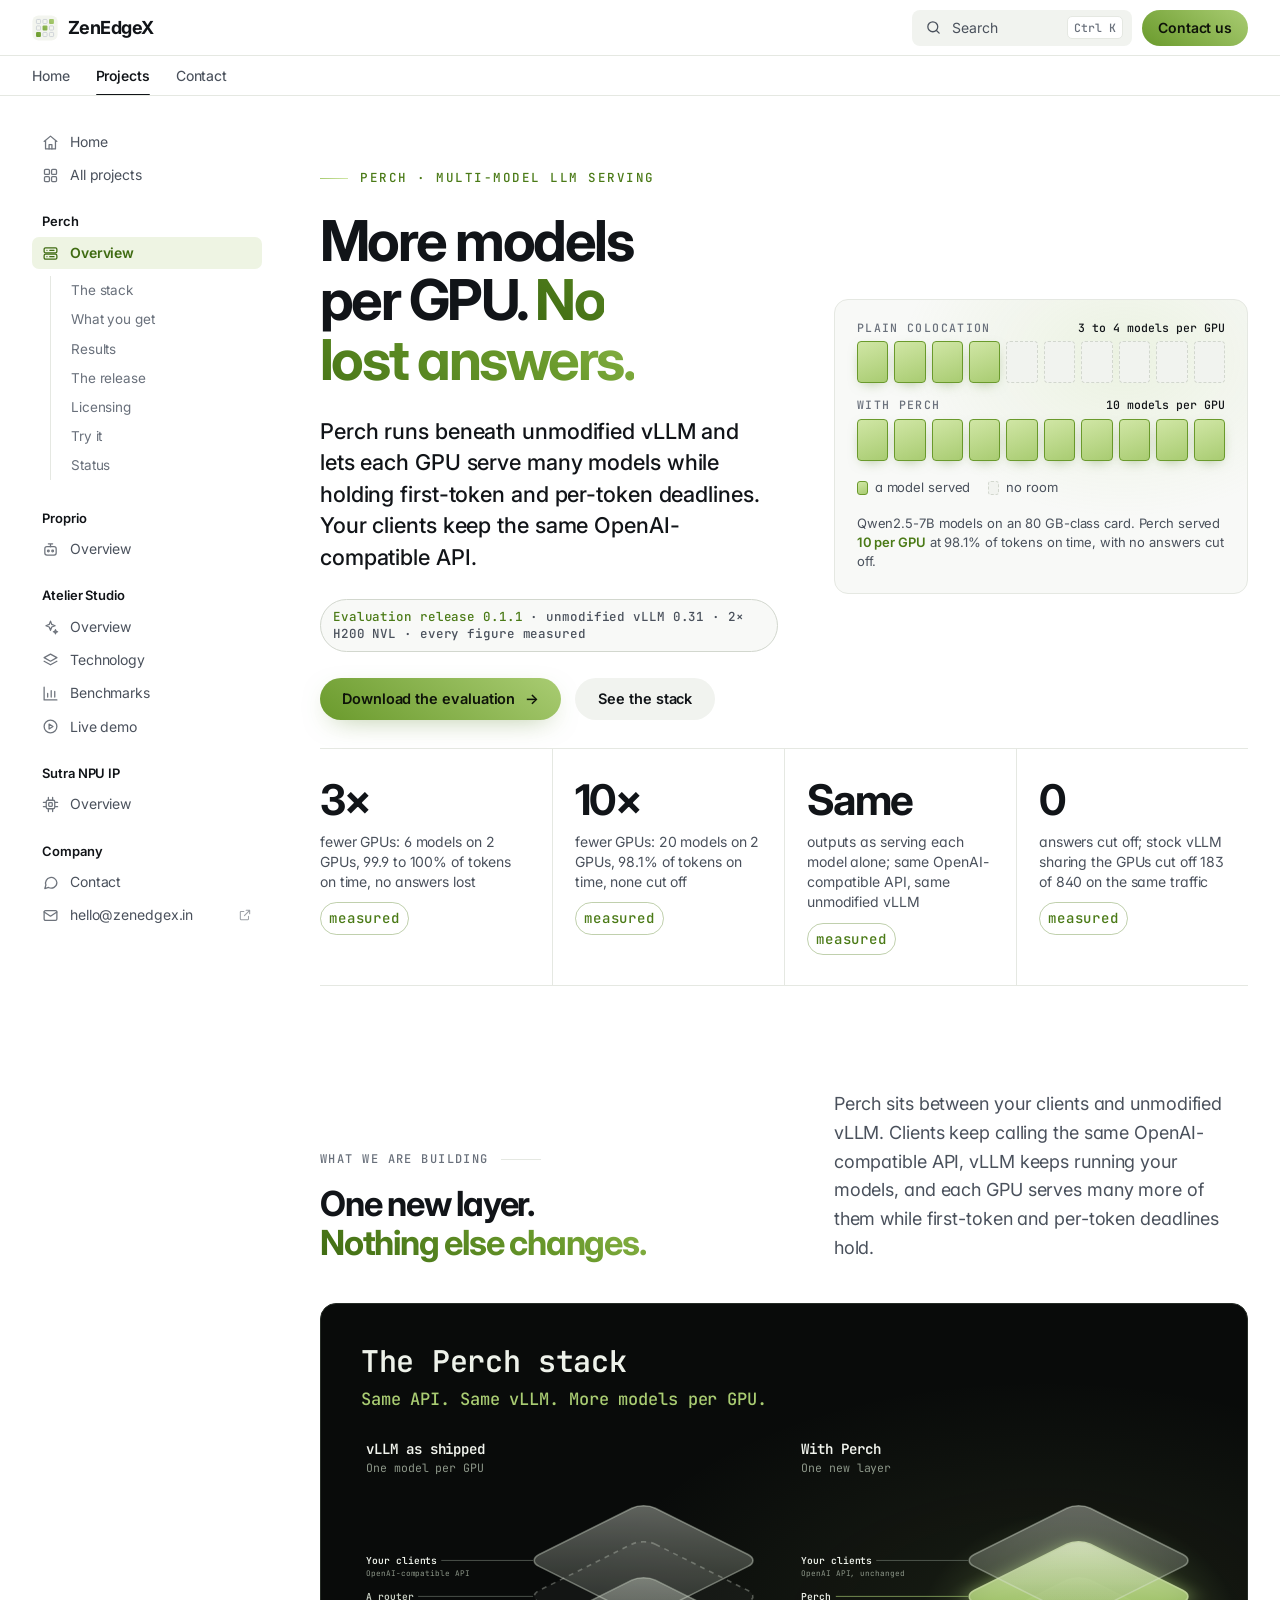
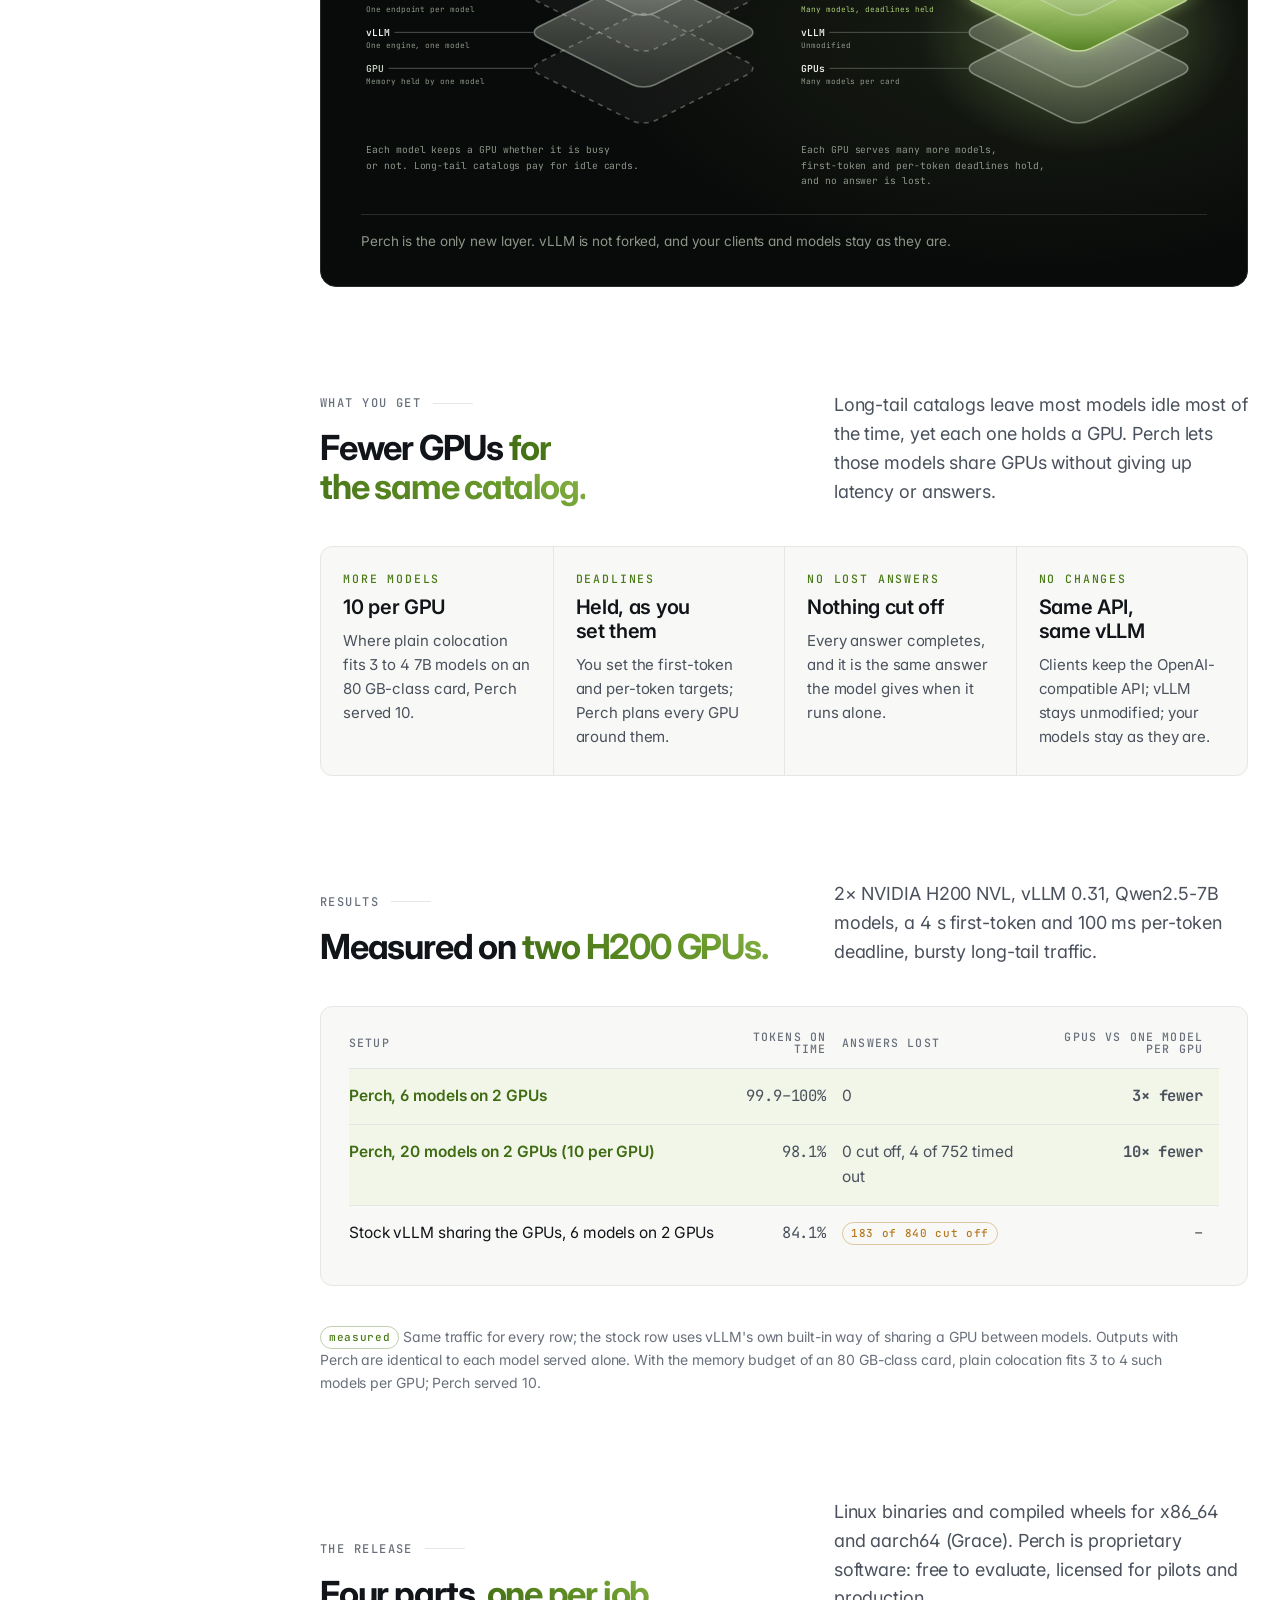
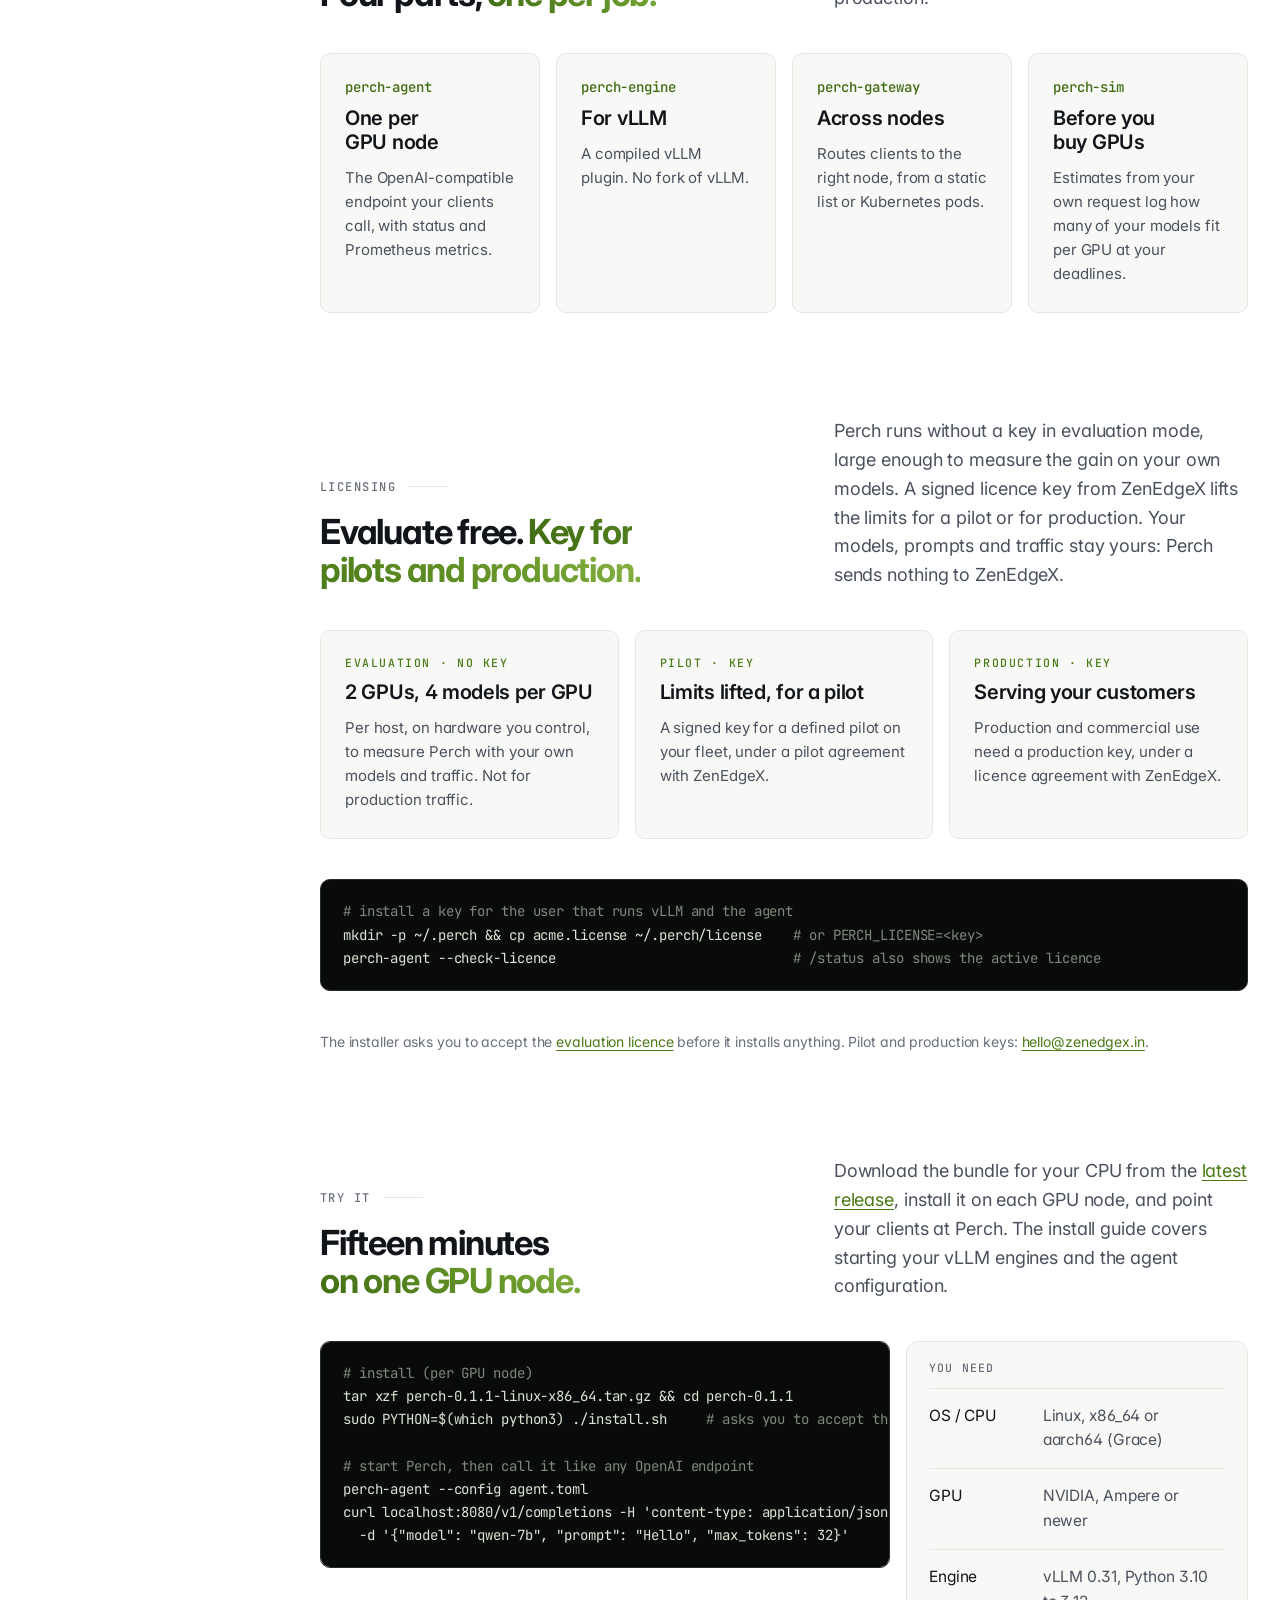
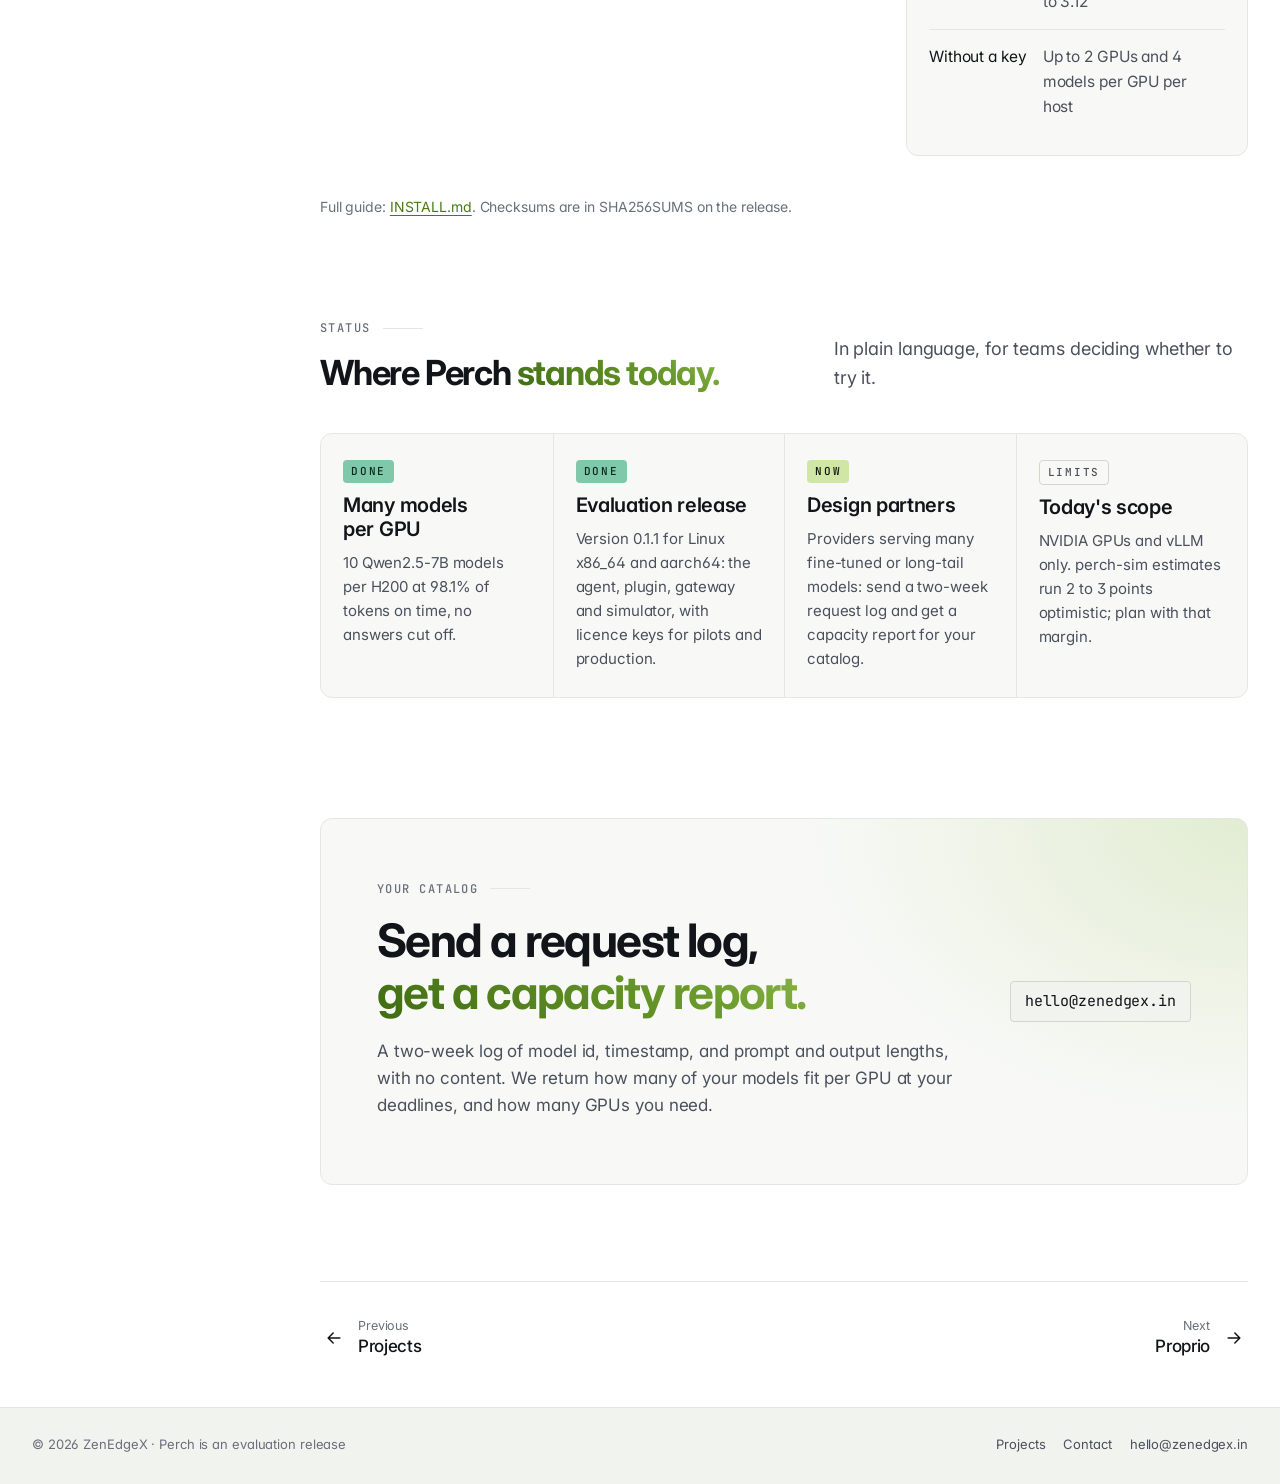
<file: perch/index.html>
<!doctype html>
<html lang="en">
<head>
<meta charset="utf-8">
<meta name="viewport" content="width=device-width, initial-scale=1, viewport-fit=cover">
<meta name="description" content="Perch runs beneath unmodified vLLM and lets each GPU serve many models while holding first-token and per-token deadlines. Measured: 3x fewer GPUs with no answers lost, 10 models per GPU at 98.1% of tokens on time.">
<meta property="og:title" content="Perch: many more models per GPU, no lost answers">
<meta property="og:description" content="Perch runs beneath unmodified vLLM and lets each GPU serve many models while holding first-token and per-token deadlines. Measured: 3x fewer GPUs with no answers lost, 10 models per GPU at 98.1% of tokens on time.">
<meta property="og:image" content="https://zenedgex.in/og-image.png">
<meta property="og:image:width" content="1200">
<meta property="og:image:height" content="630">
<meta name="twitter:card" content="summary_large_image">
<meta name="twitter:image" content="https://zenedgex.in/og-image.png">
<link rel="icon" href="../favicon.svg" type="image/svg+xml">
<link rel="icon" href="../favicon-32.png" sizes="32x32" type="image/png">
<link rel="apple-touch-icon" href="../apple-touch-icon.png">
<title>Perch: many more models per GPU · ZenEdgeX</title>
<link rel="preconnect" href="https://fonts.googleapis.com">
<link rel="preconnect" href="https://fonts.gstatic.com" crossorigin>
<link rel="stylesheet" href="https://fonts.googleapis.com/css2?family=Inter:wght@300..800&family=JetBrains+Mono:wght@400;500;600&display=swap">
<style>
/* Perch page: the site's light world and lime accent. Hero with a models-per-GPU card, proof row,
   the stack (vLLM as shipped beside Perch), what you get, measured results, what is in
   a release, trying it, status, contact. Every figure on this page is a measurement, labelled. */
:root {
  --void: #FFFFFF; --slab: #F6F7F3; --slab-2: #EFF1EB; --slab-3: #E7EAE2;
  --line: #E2E5DD; --line-2: #CFD4C7;
  --text: #12161C; --muted: #4F5866; --faint: #6B7380;
  --leaf: #A9CC72; --lime: #D0E6A5; --green: #4A7A16; --green-deep: #3F6B12; --green-2: #6A9A2C; --ok: #7FC8A9; --amber: #B7791F;
  --night: #0C0E0D; --night-2: #151915; --night-line: #262C26;
  --display: 'Inter', 'Arial Black', Arial, sans-serif;
  --body: 'Inter', 'Helvetica Neue', Arial, sans-serif;
  --mono: 'JetBrains Mono', 'SFMono-Regular', Menlo, monospace;
  --ease: cubic-bezier(.2, .7, .2, 1);
  color-scheme: light;
}
* { box-sizing: border-box }
html { background: var(--void); scroll-behavior: smooth; scroll-padding-top: 84px }
html, body { margin: 0 }
img { max-width: 100% }
[hidden] { display: none !important }
body { background: var(--void); color: var(--text); font: 400 17px/1.6 var(--body); padding-inline: 20px; padding-block: 0 72px; -webkit-font-smoothing: antialiased }
.wrap { max-width: 1200px; margin-inline: auto }
a { color: var(--green); text-underline-offset: 3px }
:focus-visible { outline: 2px solid var(--green); outline-offset: 3px; border-radius: 3px }
h1, h2, h3 { margin: 0; font-family: var(--display); text-wrap: balance }
h1 { font-size: clamp(46px, 7vw, 100px); line-height: .94; font-weight: 770; letter-spacing: -.028em }
h2 { font-size: clamp(30px, 4vw, 54px); line-height: 1.03; font-weight: 720; letter-spacing: -.02em }
h3 { font-size: 20px; font-weight: 650; line-height: 1.2 }
p { margin: 0; max-width: 64ch }
h1 em, h2 em { font-style: normal; background: linear-gradient(92deg, var(--green-deep), var(--green-2)); -webkit-background-clip: text; background-clip: text; color: transparent }
.label { font: 500 12px/1 var(--mono); letter-spacing: .2em; text-transform: uppercase; color: var(--faint); display: flex; align-items: center; gap: 12px }
.label::after { content: ""; flex: 0 0 40px; height: 1px; background: var(--line-2) }

.hero { display: grid; grid-template-columns: minmax(0, 1.05fr) minmax(0, .95fr); gap: 56px; align-items: center; padding-block: 110px 40px }
.hero > * { min-width: 0 }
.copy { display: flex; flex-direction: column; gap: 26px }
.kicker { font: 500 12.5px/1 var(--mono); letter-spacing: .2em; text-transform: uppercase; color: var(--green); display: flex; align-items: center; gap: 12px }
.kicker::before { content: ""; width: 28px; height: 1px; background: linear-gradient(90deg, var(--leaf), var(--lime)) }
.sub { font: 500 clamp(18px, 1.7vw, 22px)/1.45 var(--body); max-width: 46ch }
.chip { align-self: flex-start; font: 500 12.5px/1.3 var(--mono); color: var(--muted); border: 1px solid var(--line-2); background: var(--slab); padding: 9px 12px; border-radius: 999px }
.chip b { color: var(--green); font-weight: 500 }
.cta { display: flex; gap: 14px; flex-wrap: wrap }
.btn { display: inline-flex; align-items: center; gap: 10px; padding: 15px 22px; border-radius: 4px; font: 600 15px/1 var(--body); text-decoration: none }
.btn.primary { background: linear-gradient(92deg, var(--leaf), var(--lime)); color: #11160B; box-shadow: 0 10px 40px -12px rgba(169, 204, 114, .55) }
.btn.line { color: var(--text); border: 1px solid var(--line-2); background: var(--slab) }

/* Hero visual: how many 7B models one GPU serves, with plain colocation and with Perch. */
.gpus { max-width: 520px; width: 100%; justify-self: end; border: 1px solid var(--line); border-radius: 14px; padding: 22px; background: radial-gradient(90% 90% at 70% 20%, rgba(169, 204, 114, .16), transparent 60%), var(--slab); display: grid; gap: 16px }
.gpu { display: grid; gap: 8px }
.gpu > span { font: 500 11.5px/1 var(--mono); letter-spacing: .12em; text-transform: uppercase; color: var(--faint); display: flex; justify-content: space-between }
.gpu > span b { color: var(--text); font-weight: 500; letter-spacing: 0; text-transform: none }
.slots { display: grid; grid-template-columns: repeat(10, minmax(0, 1fr)); gap: 6px }
.slots i { aspect-ratio: 1 / 1.35; border-radius: 4px; border: 1px dashed var(--line-2); background: var(--slab-2); transition: background-color .45s var(--ease), border-color .45s var(--ease), box-shadow .45s var(--ease) }
.slots i.on { border: 1px solid var(--green-2); background: linear-gradient(160deg, var(--lime), var(--leaf)); box-shadow: 0 4px 14px -6px rgba(74, 122, 22, .6) }
.gpus .key { display: flex; gap: 18px; flex-wrap: wrap; font-size: 13px; color: var(--muted) }
.gpus .key span { display: inline-flex; align-items: center; gap: 7px }
.gpus .key i { width: 11px; height: 14px; border-radius: 3px; display: inline-block; border: 1px dashed var(--line-2); background: var(--slab-2) }
.gpus .key i.on { border: 1px solid var(--green-2); background: linear-gradient(160deg, var(--lime), var(--leaf)) }
.gpus .foot { font: 400 13px/1.45 var(--body); color: var(--muted) }
.gpus .foot b { color: var(--green); font-weight: 600 }

section { padding-block: 120px 0; display: flex; flex-direction: column; gap: 40px }
.head { display: grid; grid-template-columns: minmax(0, 1.05fr) minmax(0, .95fr); gap: 56px; align-items: end }
.head > * { min-width: 0 }
.head .body { color: var(--muted); font-size: 18px; display: flex; flex-direction: column; gap: 14px }
.stack { display: flex; flex-direction: column; gap: 20px }
.grid4 { display: grid; grid-template-columns: repeat(4, minmax(0, 1fr)); gap: 16px }
.card { background: var(--slab); border: 1px solid var(--line); border-radius: 10px; padding: 26px 24px; display: flex; flex-direction: column; gap: 12px; min-width: 0 }
.card p { color: var(--muted); font-size: 15px }
.card code { font: 500 14px/1 var(--mono); color: var(--green-deep) }
table { width: 100%; border-collapse: collapse; font-size: 15.5px }
th { text-align: left; font: 500 11.5px/1 var(--mono); letter-spacing: .14em; text-transform: uppercase; color: var(--faint); padding: 0 16px 14px 0 }
td { padding: 15px 16px 15px 0; border-top: 1px solid var(--line); color: var(--muted); vertical-align: top }
td:first-child { color: var(--text); white-space: nowrap }
td.n, th.n { text-align: right; font-variant-numeric: tabular-nums; font-family: var(--mono) }
.tbl { overflow-x: auto; background: var(--slab); border: 1px solid var(--line); border-radius: 10px; padding: 24px 28px }
.tbl table { min-width: 640px }
tr.ours td { background: rgba(208, 230, 165, .18) }
tr.ours td:first-child { color: var(--green-deep); font-weight: 600 }
.proof { display: grid; grid-template-columns: repeat(4, minmax(0, 1fr)); border-top: 1px solid var(--line); border-bottom: 1px solid var(--line) }
.metric { padding: 30px 22px 30px 0; display: flex; flex-direction: column; gap: 10px; min-width: 0 }
.metric + .metric { padding-left: 22px; border-left: 1px solid var(--line) }
.metric b { font: 680 clamp(30px, 3.3vw, 44px)/1 var(--display); letter-spacing: -.01em }
.metric span { font-size: 14px; color: var(--muted); line-height: 1.45 }
.jump { display: flex; gap: 8px; flex-wrap: wrap; margin-top: 8px }
.jump a { font: 500 13px/1 var(--body); color: var(--muted); text-decoration: none; border: 1px solid var(--line-2); border-radius: 999px; padding: 9px 13px; background: var(--slab) }
.jump a:hover { color: var(--text); border-color: var(--green) }
.fine { font-size: 14px; color: var(--faint); max-width: 96ch }
.tag { font: 500 11px/1 var(--mono); letter-spacing: .06em; padding: 5px 8px; border-radius: 999px; border: 1px solid var(--line-2); color: var(--muted); white-space: nowrap }
.tag.m { color: var(--green); border-color: color-mix(in srgb, var(--green) 35%, transparent) }
.tag.d { color: var(--amber); border-color: rgba(183, 121, 31, .4) }
.steps { display: grid; grid-template-columns: repeat(4, minmax(0, 1fr)); gap: 0; border: 1px solid var(--line); border-radius: 10px; overflow: hidden; background: var(--slab) }
.steps > div { padding: 26px 22px; display: flex; flex-direction: column; gap: 10px; border-left: 1px solid var(--line); min-width: 0 }
.steps > div:first-child { border-left: none }
.steps p { color: var(--muted); font-size: 15px }
.steps .k { font: 500 11.5px/1 var(--mono); letter-spacing: .16em; color: var(--green) }
.st { font: 500 11px/1 var(--mono); letter-spacing: .16em; text-transform: uppercase; padding: 6px 8px; border-radius: 4px; align-self: flex-start }
.st.done { color: #0B2A1E; background: var(--ok) }
.st.now { color: #11160B; background: var(--lime) }
.st.next { color: var(--muted); border: 1px solid var(--line-2) }

/* The stack: a dark panel holding two isometric layer stacks, drawn like a product diagram. */
.layers-fig { margin: 0; border-radius: 16px; background: radial-gradient(70% 60% at 78% 55%, rgba(169, 204, 114, .10), transparent 70%), var(--night); border: 1px solid var(--night-line); padding: 40px 40px 34px; display: flex; flex-direction: column; gap: 22px; color: #EEF2EA }
.layers-fig .fig-head { display: flex; justify-content: space-between; align-items: flex-start; gap: 20px; flex-wrap: wrap }
.layers-fig .fig-head b { font: 600 clamp(22px, 2.4vw, 30px)/1.15 var(--mono); letter-spacing: -.01em }
.layers-fig .fig-head span { display: block; margin-top: 8px; font: 500 clamp(14px, 1.4vw, 17px)/1.3 var(--mono); color: var(--leaf) }
.layers-grid { display: grid; grid-template-columns: repeat(2, minmax(0, 1fr)); gap: 24px }
.layers { display: block; width: 100%; height: auto; overflow: visible }
.layers .st-title { font: 600 22px var(--mono); fill: #F2F5EE }
.layers .st-kicker { font: 400 18px var(--mono); fill: #8C9688 }
.layers .st-name { font: 600 15px var(--mono); fill: #EEF2EA }
.layers .st-name.dim { fill: #C9D0C4 }
.layers .st-detail { font: 400 12px var(--mono); fill: #8C9688 }
.layers .st-detail.hi { fill: var(--leaf) }
.layers .st-lead { stroke: #6E786E; stroke-width: 1 }
.layers .st-lead.hi { stroke: var(--leaf) }
.layers .st-cap { font: 400 15px var(--mono); fill: #8C9688 }
.st-col { min-width: 0 }
.st-compact { display: none; flex-direction: column; gap: 14px }
.st-h { display: flex; flex-direction: column; gap: 4px }
.st-h b { font: 600 18px/1.2 var(--mono); color: #F2F5EE }
.st-h span { font: 400 14px/1.2 var(--mono); color: #8C9688 }
.layers-mini { display: block; width: 100%; max-width: 360px; height: auto; margin-inline: auto }
.layers-key { list-style: none; margin: 0; padding: 0; display: grid; gap: 10px; border-top: 1px solid var(--night-line); padding-top: 14px }
.layers-key li { display: flex; flex-direction: column; gap: 2px; padding-left: 12px; border-left: 2px solid #3A423A }
.layers-key li.hi { border-left-color: var(--leaf) }
.layers-key b { font: 600 14.5px/1.3 var(--mono); color: #EEF2EA }
.layers-key span { font: 400 13px/1.4 var(--mono); color: #8C9688 }
.layers-key li.hi span { color: var(--leaf) }
.st-c { font: 400 13.5px/1.55 var(--mono); color: #8C9688 }
@media (max-width: 560px) { .st-col > .layers { display: none } .st-compact { display: flex } }
.layers-fig figcaption { font-size: 13.5px; color: #8C9688; border-top: 1px solid var(--night-line); padding-top: 16px }

pre.cmd { margin: 0; overflow-x: auto; background: var(--night); color: #DDE5D6; border-radius: 10px; padding: 20px 22px; font: 400 14px/1.65 var(--mono); border: 1px solid var(--night-line) }
pre.cmd .c { color: #7E8A7B }
.lic { display: grid; grid-template-columns: repeat(3, minmax(0, 1fr)); gap: 16px }
.lic .k { font: 500 11.5px/1 var(--mono); letter-spacing: .14em; color: var(--green) }
.try { display: grid; grid-template-columns: minmax(0, 1.25fr) minmax(0, .75fr); gap: 16px; align-items: start }
.try > * { min-width: 0 }
.close { margin-top: 120px; border: 1px solid var(--line); border-radius: 14px; padding: 64px 56px; display: grid; grid-template-columns: minmax(0, 1fr) auto; gap: 40px; align-items: center; background: radial-gradient(80% 140% at 100% 0%, color-mix(in srgb, var(--leaf) 28%, transparent), transparent 60%), var(--slab) }
.close > * { min-width: 0 }
.mail code { color: var(--text); background: var(--slab-2); border: 1px solid var(--line-2); padding: 12px 14px; border-radius: 4px; font: 400 15px/1 var(--mono); user-select: all; display: inline-block }
footer { margin-top: 80px; padding-top: 28px; border-top: 1px solid var(--line); font-size: 13.5px; color: var(--faint); display: flex; justify-content: space-between; gap: 20px; flex-wrap: wrap }
footer nav { display: flex; gap: 20px; flex-wrap: wrap }
footer a { color: var(--muted); text-decoration: none }

@media (max-width: 1100px) { .grid4 { grid-template-columns: repeat(2, minmax(0, 1fr)) } }
@media (max-width: 960px) {
  .hero, .head, .close, .try, .lic { grid-template-columns: minmax(0, 1fr); gap: 32px }
  .lic { gap: 16px }
  .hero { padding-block: 64px 0 }
  .gpus { justify-self: start; max-width: 460px }
  .layers-grid { grid-template-columns: minmax(0, 1fr); gap: 36px }
  .layers-fig { padding: 28px 20px 24px }
  .proof, .steps { grid-template-columns: repeat(2, minmax(0, 1fr)) }
  .metric:nth-child(3) { padding-left: 0; border-left: none }
  .metric:nth-child(n+3) { border-top: 1px solid var(--line) }
  .steps > div:nth-child(3) { border-left: none }
  .steps > div:nth-child(n+3) { border-top: 1px solid var(--line) }
  .close { padding: 36px 26px }
  section { padding-block: 88px 0 }
}
@media (max-width: 560px) {
  .proof, .steps, .grid4 { grid-template-columns: minmax(0, 1fr) }
  .metric + .metric, .steps > div + div { padding-left: 0; border-left: none; border-top: 1px solid var(--line) }
  .steps > div + div { padding-left: 22px }
}
@media (prefers-reduced-motion: reduce) { .slots i { transition: none } }
</style>
<link rel="stylesheet" href="../assets/zx.css">
</head>
<body>
<!--zx:header-->
<header class="zx-header">
  <div class="zx-header__row">
    <button class="zx-icon-btn zx-menu" type="button" aria-label="Open navigation" aria-controls="zx-side" aria-expanded="false"><svg viewBox="0 0 24 24" fill="none" stroke="currentColor" stroke-width="1.8" stroke-linecap="round" stroke-linejoin="round" aria-hidden="true"><path d="M4 7h16M4 12h16M4 17h16"/></svg></button>
    <a class="zx-logo" href="../"><svg width="26" height="26" viewBox="0 0 64 64" aria-hidden="true"><defs><linearGradient id="mkg" x1="10" y1="54" x2="54" y2="10" gradientUnits="userSpaceOnUse"><stop offset="0" stop-color="#6A9A2C"/><stop offset="1" stop-color="#A9CC72"/></linearGradient></defs><rect x="1" y="1" width="62" height="62" rx="15" fill="#F3F5EF"/><rect x="10.9" y="10.9" width="10.2" height="10.2" rx="2" fill="none" stroke="#C3C9D1" stroke-width="1.8"/><rect x="26.9" y="10.9" width="10.2" height="10.2" rx="2" fill="none" stroke="#C3C9D1" stroke-width="1.8"/><rect x="42" y="10" width="12" height="12" rx="2.5" fill="url(#mkg)"/><rect x="10.9" y="26.9" width="10.2" height="10.2" rx="2" fill="none" stroke="#C3C9D1" stroke-width="1.8"/><rect x="26" y="26" width="12" height="12" rx="2.5" fill="url(#mkg)"/><rect x="42.9" y="26.9" width="10.2" height="10.2" rx="2" fill="none" stroke="#C3C9D1" stroke-width="1.8"/><rect x="10" y="42" width="12" height="12" rx="2.5" fill="url(#mkg)"/><rect x="26.9" y="42.9" width="10.2" height="10.2" rx="2" fill="none" stroke="#C3C9D1" stroke-width="1.8"/><rect x="42.9" y="42.9" width="10.2" height="10.2" rx="2" fill="none" stroke="#C3C9D1" stroke-width="1.8"/></svg><span>ZenEdgeX</span></a>
    <div class="zx-header__end">
      <button class="zx-search-btn" type="button" data-zx-search aria-label="Search"><svg viewBox="0 0 24 24" fill="none" stroke="currentColor" stroke-width="1.8" stroke-linecap="round" stroke-linejoin="round" aria-hidden="true"><circle cx="11" cy="11" r="7"/><path d="m20 20-3.5-3.5"/></svg><span>Search</span><kbd>⌘K</kbd></button>
      <a class="zx-pill" href="../contact/">Contact us</a>
    </div>
  </div>
</header>
<nav class="zx-tabs" aria-label="Main"><div class="zx-tabs__in"><a href="../">Home</a><a href="../projects/" aria-current="page">Projects</a><a href="../contact/">Contact</a></div></nav>
<!--/zx:header-->
<div class="zx-shell">
<!--zx:side-->
<aside class="zx-side" id="zx-side" aria-label="Site">
  <div class="zx-side__head"><a class="zx-logo" href="../"><svg width="26" height="26" viewBox="0 0 64 64" aria-hidden="true"><defs><linearGradient id="mkg-side" x1="10" y1="54" x2="54" y2="10" gradientUnits="userSpaceOnUse"><stop offset="0" stop-color="#6A9A2C"/><stop offset="1" stop-color="#A9CC72"/></linearGradient></defs><rect x="1" y="1" width="62" height="62" rx="15" fill="#F3F5EF"/><rect x="10.9" y="10.9" width="10.2" height="10.2" rx="2" fill="none" stroke="#C3C9D1" stroke-width="1.8"/><rect x="26.9" y="10.9" width="10.2" height="10.2" rx="2" fill="none" stroke="#C3C9D1" stroke-width="1.8"/><rect x="42" y="10" width="12" height="12" rx="2.5" fill="url(#mkg-side)"/><rect x="10.9" y="26.9" width="10.2" height="10.2" rx="2" fill="none" stroke="#C3C9D1" stroke-width="1.8"/><rect x="26" y="26" width="12" height="12" rx="2.5" fill="url(#mkg-side)"/><rect x="42.9" y="26.9" width="10.2" height="10.2" rx="2" fill="none" stroke="#C3C9D1" stroke-width="1.8"/><rect x="10" y="42" width="12" height="12" rx="2.5" fill="url(#mkg-side)"/><rect x="26.9" y="42.9" width="10.2" height="10.2" rx="2" fill="none" stroke="#C3C9D1" stroke-width="1.8"/><rect x="42.9" y="42.9" width="10.2" height="10.2" rx="2" fill="none" stroke="#C3C9D1" stroke-width="1.8"/></svg><span>ZenEdgeX</span></a></div>
  <nav class="zx-nav" aria-label="Pages">
    <a class="zx-nav__link" href="../" data-zx-page="Home"><svg viewBox="0 0 24 24" fill="none" stroke="currentColor" stroke-width="1.8" stroke-linecap="round" stroke-linejoin="round" aria-hidden="true"><path d="M3 10.5 12 3l9 7.5"/><path d="M5 9.5V21h14V9.5"/><path d="M10 21v-6h4v6"/></svg><span>Home</span></a>
    <a class="zx-nav__link" href="../projects/" data-zx-page="Projects"><svg viewBox="0 0 24 24" fill="none" stroke="currentColor" stroke-width="1.8" stroke-linecap="round" stroke-linejoin="round" aria-hidden="true"><rect x="3.5" y="3.5" width="7" height="7" rx="1.5"/><rect x="13.5" y="3.5" width="7" height="7" rx="1.5"/><rect x="3.5" y="13.5" width="7" height="7" rx="1.5"/><rect x="13.5" y="13.5" width="7" height="7" rx="1.5"/></svg><span>All projects</span></a>
    <p class="zx-nav__group">Perch</p>
    <a class="zx-nav__link" href="../perch/" data-zx-page="Perch" aria-current="page"><svg viewBox="0 0 24 24" fill="none" stroke="currentColor" stroke-width="1.8" stroke-linecap="round" stroke-linejoin="round" aria-hidden="true"><rect x="3" y="4" width="18" height="7" rx="2"/><rect x="3" y="13" width="18" height="7" rx="2"/><path d="M7 7.5h.01M7 16.5h.01M11 7.5h6M11 16.5h6"/></svg><span>Overview</span></a>
    <p class="zx-nav__group">Proprio</p>
    <a class="zx-nav__link" href="../proprio/" data-zx-page="Proprio"><svg viewBox="0 0 24 24" fill="none" stroke="currentColor" stroke-width="1.8" stroke-linecap="round" stroke-linejoin="round" aria-hidden="true"><rect x="4" y="8" width="16" height="12" rx="3"/><path d="M12 8V4M9 4h6"/><circle cx="9" cy="14" r="1.2"/><circle cx="15" cy="14" r="1.2"/></svg><span>Overview</span></a>
    <p class="zx-nav__group">Atelier Studio</p>
    <a class="zx-nav__link" href="../engine/" data-zx-page="Atelier Studio"><svg viewBox="0 0 24 24" fill="none" stroke="currentColor" stroke-width="1.8" stroke-linecap="round" stroke-linejoin="round" aria-hidden="true"><path d="M12 3l1.8 4.7 4.7 1.8-4.7 1.8L12 16l-1.8-4.7-4.7-1.8 4.7-1.8z"/><path d="M19 15l.8 2.2 2.2.8-2.2.8L19 21l-.8-2.2-2.2-.8 2.2-.8z"/></svg><span>Overview</span></a>
    <a class="zx-nav__link" href="../technology/" data-zx-page="Atelier Studio · Technology"><svg viewBox="0 0 24 24" fill="none" stroke="currentColor" stroke-width="1.8" stroke-linecap="round" stroke-linejoin="round" aria-hidden="true"><path d="m12 3 9 5-9 5-9-5z"/><path d="m3 13 9 5 9-5"/></svg><span>Technology</span></a>
    <a class="zx-nav__link" href="../benchmarks/" data-zx-page="Atelier Studio · Benchmarks"><svg viewBox="0 0 24 24" fill="none" stroke="currentColor" stroke-width="1.8" stroke-linecap="round" stroke-linejoin="round" aria-hidden="true"><path d="M3 3v18h18"/><path d="M8 17v-5M13 17V8M18 17V9"/></svg><span>Benchmarks</span></a>
    <a class="zx-nav__link" href="../demo/" data-zx-page="Atelier Studio · Live demo"><svg viewBox="0 0 24 24" fill="none" stroke="currentColor" stroke-width="1.8" stroke-linecap="round" stroke-linejoin="round" aria-hidden="true"><circle cx="12" cy="12" r="9"/><path d="m10 8.5 5.5 3.5-5.5 3.5z"/></svg><span>Live demo</span></a>
    <p class="zx-nav__group">Sutra NPU IP</p>
    <a class="zx-nav__link" href="../ip/" data-zx-page="Sutra NPU IP"><svg viewBox="0 0 24 24" fill="none" stroke="currentColor" stroke-width="1.8" stroke-linecap="round" stroke-linejoin="round" aria-hidden="true"><rect x="6" y="6" width="12" height="12" rx="2"/><rect x="9.5" y="9.5" width="5" height="5" rx="1"/><path d="M9 2v3M15 2v3M9 19v3M15 19v3M2 9h3M2 15h3M19 9h3M19 15h3"/></svg><span>Overview</span></a>
    <p class="zx-nav__group">Company</p>
    <a class="zx-nav__link" href="../contact/" data-zx-page="Contact"><svg viewBox="0 0 24 24" fill="none" stroke="currentColor" stroke-width="1.8" stroke-linecap="round" stroke-linejoin="round" aria-hidden="true"><path d="M21 12a8 8 0 0 1-11.8 7L4 20.5l1.5-5A8 8 0 1 1 21 12z"/></svg><span>Contact</span></a>
    <a class="zx-nav__link" href="mailto:hello@zenedgex.in"><svg viewBox="0 0 24 24" fill="none" stroke="currentColor" stroke-width="1.8" stroke-linecap="round" stroke-linejoin="round" aria-hidden="true"><rect x="3" y="5" width="18" height="14" rx="2"/><path d="m3 7 9 6 9-6"/></svg><span>hello@zenedgex.in</span><svg class="ext" viewBox="0 0 24 24" fill="none" stroke="currentColor" stroke-width="1.8" stroke-linecap="round" stroke-linejoin="round" aria-hidden="true"><path d="M14 4h6v6M20 4l-9 9M18 14v5a1 1 0 0 1-1 1H5a1 1 0 0 1-1-1V7a1 1 0 0 1 1-1h5"/></svg></a>
  </nav>
</aside>
<!--/zx:side-->
<div class="zx-scrim"></div>
<main class="zx-main" id="zx-main">

<div class="wrap" id="top">
  <div class="hero">
    <div class="copy">
      <p class="kicker">Perch · multi-model LLM serving</p>
      <h1>More models per GPU. <em>No lost answers.</em></h1>
      <p class="sub">Perch runs beneath unmodified vLLM and lets each GPU serve many models while holding first-token and per-token deadlines. Your clients keep the same OpenAI-compatible API.</p>
      <p class="chip"><b>Evaluation release 0.1.1</b> · unmodified vLLM 0.31 · 2× H200 NVL · every figure measured</p>
      <div class="cta"><a class="btn primary" href="https://github.com/zenedgex/perch-releases/releases/latest">Download the evaluation <span>→</span></a><a class="btn line" href="#stack">See the stack</a></div>
    </div>
    <div class="gpus" aria-label="7B models served per 80 GB-class GPU: 3 to 4 with plain colocation, 10 with Perch">
      <div class="gpu"><span>Plain colocation <b>3 to 4 models per GPU</b></span><div class="slots" data-n="4"></div></div>
      <div class="gpu"><span>With Perch <b>10 models per GPU</b></span><div class="slots" data-n="10"></div></div>
      <div class="key"><span><i class="on"></i>a model served</span><span><i></i>no room</span></div>
      <p class="foot">Qwen2.5-7B models on an 80 GB-class card. Perch served <b>10 per GPU</b> at 98.1% of tokens on time, with no answers cut off.</p>
    </div>
  </div>

  <nav class="jump" aria-label="On this page"><a href="#stack">The stack</a><a href="#get">What you get</a><a href="#results">Results</a><a href="#release">The release</a><a href="#licensing">Licensing</a><a href="#try">Try it</a><a href="#status">Status</a></nav>
  <div class="proof" id="keys" style="margin-top:12px"><div class="metric"><b>3×</b><span>fewer GPUs: 6 models on 2 GPUs, 99.9 to 100% of tokens on time, no answers lost <span class="tag m">measured</span></span></div><div class="metric"><b>10×</b><span>fewer GPUs: 20 models on 2 GPUs, 98.1% of tokens on time, none cut off <span class="tag m">measured</span></span></div><div class="metric"><b>Same</b><span>outputs as serving each model alone; same OpenAI-compatible API, same unmodified vLLM <span class="tag m">measured</span></span></div><div class="metric"><b>0</b><span>answers cut off; stock vLLM sharing the GPUs cut off 183 of 840 on the same traffic <span class="tag m">measured</span></span></div></div>

  <section id="stack">
    <div class="head">
      <div class="stack"><p class="label">What we are building</p><h2>One new layer. <em>Nothing else changes.</em></h2></div>
      <div class="body"><p>Perch sits between your clients and unmodified vLLM. Clients keep calling the same OpenAI-compatible API, vLLM keeps running your models, and each GPU serves many more of them while first-token and per-token deadlines hold.</p></div>
    </div>
    <figure class="layers-fig">
      <div class="fig-head"><div><b>The Perch stack</b><span>Same API. Same vLLM. More models per GPU.</span></div></div>
      <div class="layers-grid">
<div class="st-col"><svg class="layers" viewBox="0 0 640 560" role="img" aria-labelledby="plain-t plain-d">
<title id="plain-t">vLLM as shipped: One model per GPU</title>
<desc id="plain-d">Your clients, OpenAI-compatible API; A router, One endpoint per model; vLLM, One engine, one model; GPU, Memory held by one model</desc>
<defs><filter id="glow-plain" x="-50%" y="-50%" width="200%" height="200%"><feGaussianBlur stdDeviation="18"/></filter><linearGradient id="plain-base" x1="0" y1="0" x2="1" y2="1"><stop offset="0" stop-color="#E8EDE2" stop-opacity=".42"/><stop offset="1" stop-color="#9DA897" stop-opacity=".18"/></linearGradient><linearGradient id="plain-hi" x1="0" y1="0" x2="1" y2="1"><stop offset="0" stop-color="#E4F2C4"/><stop offset=".55" stop-color="#A9CC72"/><stop offset="1" stop-color="#4A7A16"/></linearGradient><radialGradient id="plain-halo"><stop offset="0" stop-color="#A9CC72" stop-opacity=".38"/><stop offset="1" stop-color="#A9CC72" stop-opacity="0"/></radialGradient></defs>
<text x="8" y="34" class="st-title">vLLM as shipped</text>
<text x="8" y="62" class="st-kicker">One model per GPU</text>
<rect x="-128" y="-128" width="256" height="256" rx="26" transform="translate(440 368) scale(1 .5) rotate(45)" fill="rgba(255,255,255,.04)" stroke="rgba(220,228,214,.32)" stroke-width="1.6" stroke-dasharray="5 5" opacity="1" vector-effect="non-scaling-stroke"/>
<rect x="-128" y="-128" width="256" height="256" rx="26" transform="translate(440 312) scale(1 .5) rotate(45)" fill="url(#plain-base)" stroke="rgba(220,228,214,.45)" stroke-width="1.6" opacity="0.95" vector-effect="non-scaling-stroke"/>
<rect x="-128" y="-128" width="256" height="256" rx="26" transform="translate(440 256) scale(1 .5) rotate(45)" fill="rgba(255,255,255,.04)" stroke="rgba(220,228,214,.32)" stroke-width="1.6" stroke-dasharray="5 5" opacity="1" vector-effect="non-scaling-stroke"/>
<rect x="-128" y="-128" width="256" height="256" rx="26" transform="translate(440 200) scale(1 .5) rotate(45)" fill="url(#plain-base)" stroke="rgba(220,228,214,.45)" stroke-width="1.6" opacity="0.95" vector-effect="non-scaling-stroke"/>
<text x="8" y="205" class="st-name base">Your clients</text>
<text x="8" y="224" class="st-detail base">OpenAI-compatible API</text>
<line x1="125" y1="200" x2="268" y2="200" class="st-lead base"/>
<text x="8" y="261" class="st-name dim">A router</text>
<text x="8" y="280" class="st-detail dim">One endpoint per model</text>
<line x1="89" y1="256" x2="268" y2="256" class="st-lead dim"/>
<text x="8" y="317" class="st-name base">vLLM</text>
<text x="8" y="336" class="st-detail base">One engine, one model</text>
<line x1="52" y1="312" x2="268" y2="312" class="st-lead base"/>
<text x="8" y="373" class="st-name dim">GPU</text>
<text x="8" y="392" class="st-detail dim">Memory held by one model</text>
<line x1="43" y1="368" x2="268" y2="368" class="st-lead dim"/>
<text x="8" y="500" class="st-cap">Each model keeps a GPU whether it is busy</text>
<text x="8" y="524" class="st-cap">or not. Long-tail catalogs pay for idle cards.</text>
</svg><div class="st-compact"><p class="st-h"><b>vLLM as shipped</b><span>One model per GPU</span></p><svg class="layers-mini" viewBox="245 96 390 377" aria-hidden="true"><defs><filter id="glow-plain" x="-50%" y="-50%" width="200%" height="200%"><feGaussianBlur stdDeviation="18"/></filter><linearGradient id="plain-base" x1="0" y1="0" x2="1" y2="1"><stop offset="0" stop-color="#E8EDE2" stop-opacity=".42"/><stop offset="1" stop-color="#9DA897" stop-opacity=".18"/></linearGradient><linearGradient id="plain-hi" x1="0" y1="0" x2="1" y2="1"><stop offset="0" stop-color="#E4F2C4"/><stop offset=".55" stop-color="#A9CC72"/><stop offset="1" stop-color="#4A7A16"/></linearGradient><radialGradient id="plain-halo"><stop offset="0" stop-color="#A9CC72" stop-opacity=".38"/><stop offset="1" stop-color="#A9CC72" stop-opacity="0"/></radialGradient></defs><rect x="-128" y="-128" width="256" height="256" rx="26" transform="translate(440 368) scale(1 .5) rotate(45)" fill="rgba(255,255,255,.04)" stroke="rgba(220,228,214,.32)" stroke-width="1.6" stroke-dasharray="5 5" opacity="1" vector-effect="non-scaling-stroke"/><rect x="-128" y="-128" width="256" height="256" rx="26" transform="translate(440 312) scale(1 .5) rotate(45)" fill="url(#plain-base)" stroke="rgba(220,228,214,.45)" stroke-width="1.6" opacity="0.95" vector-effect="non-scaling-stroke"/><rect x="-128" y="-128" width="256" height="256" rx="26" transform="translate(440 256) scale(1 .5) rotate(45)" fill="rgba(255,255,255,.04)" stroke="rgba(220,228,214,.32)" stroke-width="1.6" stroke-dasharray="5 5" opacity="1" vector-effect="non-scaling-stroke"/><rect x="-128" y="-128" width="256" height="256" rx="26" transform="translate(440 200) scale(1 .5) rotate(45)" fill="url(#plain-base)" stroke="rgba(220,228,214,.45)" stroke-width="1.6" opacity="0.95" vector-effect="non-scaling-stroke"/></svg><ol class="layers-key"><li class=""><b>Your clients</b><span>OpenAI-compatible API</span></li><li class=""><b>A router</b><span>One endpoint per model</span></li><li class=""><b>vLLM</b><span>One engine, one model</span></li><li class=""><b>GPU</b><span>Memory held by one model</span></li></ol><p class="st-c">Each model keeps a GPU whether it is busy or not. Long-tail catalogs pay for idle cards.</p></div></div>
<div class="st-col"><svg class="layers" viewBox="0 0 640 560" role="img" aria-labelledby="perch-t perch-d">
<title id="perch-t">With Perch: One new layer</title>
<desc id="perch-d">Your clients, OpenAI API, unchanged; Perch, Many models, deadlines held; vLLM, Unmodified; GPUs, Many models per card</desc>
<defs><filter id="glow-perch" x="-50%" y="-50%" width="200%" height="200%"><feGaussianBlur stdDeviation="18"/></filter><linearGradient id="perch-base" x1="0" y1="0" x2="1" y2="1"><stop offset="0" stop-color="#E8EDE2" stop-opacity=".42"/><stop offset="1" stop-color="#9DA897" stop-opacity=".18"/></linearGradient><linearGradient id="perch-hi" x1="0" y1="0" x2="1" y2="1"><stop offset="0" stop-color="#E4F2C4"/><stop offset=".55" stop-color="#A9CC72"/><stop offset="1" stop-color="#4A7A16"/></linearGradient><radialGradient id="perch-halo"><stop offset="0" stop-color="#A9CC72" stop-opacity=".38"/><stop offset="1" stop-color="#A9CC72" stop-opacity="0"/></radialGradient></defs>
<text x="8" y="34" class="st-title">With Perch</text>
<text x="8" y="62" class="st-kicker">One new layer</text>
<ellipse cx="440" cy="312" rx="250" ry="190" fill="url(#perch-halo)"/>
<rect x="-128" y="-128" width="256" height="256" rx="26" transform="translate(440 368) scale(1 .5) rotate(45)" fill="url(#perch-base)" stroke="rgba(220,228,214,.45)" stroke-width="1.6" opacity="0.95" vector-effect="non-scaling-stroke"/>
<rect x="-128" y="-128" width="256" height="256" rx="26" transform="translate(440 312) scale(1 .5) rotate(45)" fill="url(#perch-base)" stroke="rgba(220,228,214,.45)" stroke-width="1.6" opacity="0.95" vector-effect="non-scaling-stroke"/>
<rect x="-128" y="-128" width="256" height="256" rx="26" transform="translate(440 256) scale(1 .5) rotate(45)" fill="#A9CC72" stroke="none" stroke-width="1.6" opacity="0.55" vector-effect="non-scaling-stroke" filter="url(#glow-perch)"/>
<rect x="-128" y="-128" width="256" height="256" rx="26" transform="translate(440 256) scale(1 .5) rotate(45)" fill="url(#perch-hi)" stroke="rgba(208,230,165,.95)" stroke-width="1.6" opacity="0.88" vector-effect="non-scaling-stroke"/>
<rect x="-128" y="-128" width="256" height="256" rx="26" transform="translate(440 200) scale(1 .5) rotate(45)" fill="url(#perch-base)" stroke="rgba(220,228,214,.45)" stroke-width="1.6" opacity="0.95" vector-effect="non-scaling-stroke"/>
<text x="8" y="205" class="st-name base">Your clients</text>
<text x="8" y="224" class="st-detail base">OpenAI API, unchanged</text>
<line x1="125" y1="200" x2="268" y2="200" class="st-lead base"/>
<text x="8" y="261" class="st-name hi">Perch</text>
<text x="8" y="280" class="st-detail hi">Many models, deadlines held</text>
<line x1="62" y1="256" x2="268" y2="256" class="st-lead hi"/>
<text x="8" y="317" class="st-name base">vLLM</text>
<text x="8" y="336" class="st-detail base">Unmodified</text>
<line x1="52" y1="312" x2="268" y2="312" class="st-lead base"/>
<text x="8" y="373" class="st-name base">GPUs</text>
<text x="8" y="392" class="st-detail base">Many models per card</text>
<line x1="52" y1="368" x2="268" y2="368" class="st-lead base"/>
<text x="8" y="500" class="st-cap">Each GPU serves many more models,</text>
<text x="8" y="524" class="st-cap">first-token and per-token deadlines hold,</text>
<text x="8" y="548" class="st-cap">and no answer is lost.</text>
</svg><div class="st-compact"><p class="st-h"><b>With Perch</b><span>One new layer</span></p><svg class="layers-mini" viewBox="245 96 390 377" aria-hidden="true"><defs><filter id="glow-perch" x="-50%" y="-50%" width="200%" height="200%"><feGaussianBlur stdDeviation="18"/></filter><linearGradient id="perch-base" x1="0" y1="0" x2="1" y2="1"><stop offset="0" stop-color="#E8EDE2" stop-opacity=".42"/><stop offset="1" stop-color="#9DA897" stop-opacity=".18"/></linearGradient><linearGradient id="perch-hi" x1="0" y1="0" x2="1" y2="1"><stop offset="0" stop-color="#E4F2C4"/><stop offset=".55" stop-color="#A9CC72"/><stop offset="1" stop-color="#4A7A16"/></linearGradient><radialGradient id="perch-halo"><stop offset="0" stop-color="#A9CC72" stop-opacity=".38"/><stop offset="1" stop-color="#A9CC72" stop-opacity="0"/></radialGradient></defs><ellipse cx="440" cy="312" rx="250" ry="190" fill="url(#perch-halo)"/><rect x="-128" y="-128" width="256" height="256" rx="26" transform="translate(440 368) scale(1 .5) rotate(45)" fill="url(#perch-base)" stroke="rgba(220,228,214,.45)" stroke-width="1.6" opacity="0.95" vector-effect="non-scaling-stroke"/><rect x="-128" y="-128" width="256" height="256" rx="26" transform="translate(440 312) scale(1 .5) rotate(45)" fill="url(#perch-base)" stroke="rgba(220,228,214,.45)" stroke-width="1.6" opacity="0.95" vector-effect="non-scaling-stroke"/><rect x="-128" y="-128" width="256" height="256" rx="26" transform="translate(440 256) scale(1 .5) rotate(45)" fill="#A9CC72" stroke="none" stroke-width="1.6" opacity="0.55" vector-effect="non-scaling-stroke" filter="url(#glow-perch)"/><rect x="-128" y="-128" width="256" height="256" rx="26" transform="translate(440 256) scale(1 .5) rotate(45)" fill="url(#perch-hi)" stroke="rgba(208,230,165,.95)" stroke-width="1.6" opacity="0.88" vector-effect="non-scaling-stroke"/><rect x="-128" y="-128" width="256" height="256" rx="26" transform="translate(440 200) scale(1 .5) rotate(45)" fill="url(#perch-base)" stroke="rgba(220,228,214,.45)" stroke-width="1.6" opacity="0.95" vector-effect="non-scaling-stroke"/></svg><ol class="layers-key"><li class=""><b>Your clients</b><span>OpenAI API, unchanged</span></li><li class="hi"><b>Perch</b><span>Many models, deadlines held</span></li><li class=""><b>vLLM</b><span>Unmodified</span></li><li class=""><b>GPUs</b><span>Many models per card</span></li></ol><p class="st-c">Each GPU serves many more models, first-token and per-token deadlines hold, and no answer is lost.</p></div></div>
      </div>
      <figcaption>Perch is the only new layer. vLLM is not forked, and your clients and models stay as they are.</figcaption>
    </figure>
  </section>

  <section id="get">
    <div class="head">
      <div class="stack"><p class="label">What you get</p><h2>Fewer GPUs <em>for the same catalog.</em></h2></div>
      <div class="body"><p>Long-tail catalogs leave most models idle most of the time, yet each one holds a GPU. Perch lets those models share GPUs without giving up latency or answers.</p></div>
    </div>
    <div class="steps">
      <div><span class="k">MORE MODELS</span><h3>10 per GPU</h3><p>Where plain colocation fits 3 to 4 7B models on an 80 GB-class card, Perch served 10.</p></div>
      <div><span class="k">DEADLINES</span><h3>Held, as you set them</h3><p>You set the first-token and per-token targets; Perch plans every GPU around them.</p></div>
      <div><span class="k">NO LOST ANSWERS</span><h3>Nothing cut off</h3><p>Every answer completes, and it is the same answer the model gives when it runs alone.</p></div>
      <div><span class="k">NO CHANGES</span><h3>Same API, same vLLM</h3><p>Clients keep the OpenAI-compatible API; vLLM stays unmodified; your models stay as they are.</p></div>
    </div>
  </section>

  <section id="results">
    <div class="head">
      <div class="stack"><p class="label">Results</p><h2>Measured on <em>two H200 GPUs.</em></h2></div>
      <div class="body"><p>2× NVIDIA H200 NVL, vLLM 0.31, Qwen2.5-7B models, a 4 s first-token and 100 ms per-token deadline, bursty long-tail traffic.</p></div>
    </div>
    <div class="tbl"><table><thead><tr><th>Setup</th><th class="n">Tokens on time</th><th>Answers lost</th><th class="n">GPUs vs one model per GPU</th></tr></thead><tbody>
      <tr class="ours"><td>Perch, 6 models on 2 GPUs</td><td class="n">99.9–100%</td><td>0</td><td class="n"><b>3× fewer</b></td></tr>
      <tr class="ours"><td>Perch, 20 models on 2 GPUs (10 per GPU)</td><td class="n">98.1%</td><td>0 cut off, 4 of 752 timed out</td><td class="n"><b>10× fewer</b></td></tr>
      <tr><td>Stock vLLM sharing the GPUs, 6 models on 2 GPUs</td><td class="n">84.1%</td><td><span class="tag d">183 of 840 cut off</span></td><td class="n">–</td></tr>
    </tbody></table></div>
    <p class="fine"><span class="tag m">measured</span> Same traffic for every row; the stock row uses vLLM's own built-in way of sharing a GPU between models. Outputs with Perch are identical to each model served alone. With the memory budget of an 80 GB-class card, plain colocation fits 3 to 4 such models per GPU; Perch served 10.</p>
  </section>

  <section id="release">
    <div class="head">
      <div class="stack"><p class="label">The release</p><h2>Four parts, <em>one per job.</em></h2></div>
      <div class="body"><p>Linux binaries and compiled wheels for x86_64 and aarch64 (Grace). Perch is proprietary software: free to evaluate, licensed for pilots and production.</p></div>
    </div>
    <div class="grid4">
      <div class="card"><code>perch-agent</code><h3>One per GPU node</h3><p>The OpenAI-compatible endpoint your clients call, with status and Prometheus metrics.</p></div>
      <div class="card"><code>perch-engine</code><h3>For vLLM</h3><p>A compiled vLLM plugin. No fork of vLLM.</p></div>
      <div class="card"><code>perch-gateway</code><h3>Across nodes</h3><p>Routes clients to the right node, from a static list or Kubernetes pods.</p></div>
      <div class="card"><code>perch-sim</code><h3>Before you buy GPUs</h3><p>Estimates from your own request log how many of your models fit per GPU at your deadlines.</p></div>
    </div>
  </section>

  <section id="licensing">
    <div class="head">
      <div class="stack"><p class="label">Licensing</p><h2>Evaluate free. <em>Key for pilots and production.</em></h2></div>
      <div class="body"><p>Perch runs without a key in evaluation mode, large enough to measure the gain on your own models. A signed licence key from ZenEdgeX lifts the limits for a pilot or for production. Your models, prompts and traffic stay yours: Perch sends nothing to ZenEdgeX.</p></div>
    </div>
    <div class="lic">
      <div class="card"><span class="k">EVALUATION · NO KEY</span><h3>2 GPUs, 4 models per GPU</h3><p>Per host, on hardware you control, to measure Perch with your own models and traffic. Not for production traffic.</p></div>
      <div class="card"><span class="k">PILOT · KEY</span><h3>Limits lifted, for a pilot</h3><p>A signed key for a defined pilot on your fleet, under a pilot agreement with ZenEdgeX.</p></div>
      <div class="card"><span class="k">PRODUCTION · KEY</span><h3>Serving your customers</h3><p>Production and commercial use need a production key, under a licence agreement with ZenEdgeX.</p></div>
    </div>
<pre class="cmd"><span class="c"># install a key for the user that runs vLLM and the agent</span>
mkdir -p ~/.perch &amp;&amp; cp acme.license ~/.perch/license    <span class="c"># or PERCH_LICENSE=&lt;key&gt;</span>
perch-agent --check-licence                              <span class="c"># /status also shows the active licence</span></pre>
    <p class="fine">The installer asks you to accept the <a href="https://github.com/zenedgex/perch-releases/blob/main/EVALUATION-LICENSE.md">evaluation licence</a> before it installs anything. Pilot and production keys: <a href="mailto:hello@zenedgex.in">hello@zenedgex.in</a>.</p>
  </section>

  <section id="try">
    <div class="head">
      <div class="stack"><p class="label">Try it</p><h2>Fifteen minutes <em>on one GPU node.</em></h2></div>
      <div class="body"><p>Download the bundle for your CPU from the <a href="https://github.com/zenedgex/perch-releases/releases/latest">latest release</a>, install it on each GPU node, and point your clients at Perch. The install guide covers starting your vLLM engines and the agent configuration.</p></div>
    </div>
    <div class="try">
<pre class="cmd"><span class="c"># install (per GPU node)</span>
tar xzf perch-0.1.1-linux-x86_64.tar.gz &amp;&amp; cd perch-0.1.1
sudo PYTHON=$(which python3) ./install.sh     <span class="c"># asks you to accept the licence</span>

<span class="c"># start Perch, then call it like any OpenAI endpoint</span>
perch-agent --config agent.toml
curl localhost:8080/v1/completions -H 'content-type: application/json' \
  -d '{"model": "qwen-7b", "prompt": "Hello", "max_tokens": 32}'</pre>
      <div class="tbl" style="padding:20px 22px"><table style="min-width:0"><thead><tr><th>You need</th><th></th></tr></thead><tbody>
        <tr><td>OS / CPU</td><td>Linux, x86_64 or aarch64 (Grace)</td></tr>
        <tr><td>GPU</td><td>NVIDIA, Ampere or newer</td></tr>
        <tr><td>Engine</td><td>vLLM 0.31, Python 3.10 to 3.12</td></tr>
        <tr><td>Without a key</td><td>Up to 2 GPUs and 4 models per GPU per host</td></tr>
      </tbody></table></div>
    </div>
    <p class="fine">Full guide: <a href="https://github.com/zenedgex/perch-releases/blob/main/INSTALL.md">INSTALL.md</a>. Checksums are in SHA256SUMS on the release.</p>
  </section>

  <section id="status">
    <div class="head">
      <div class="stack"><p class="label">Status</p><h2>Where Perch <em>stands today.</em></h2></div>
      <div class="body"><p>In plain language, for teams deciding whether to try it.</p></div>
    </div>
    <div class="steps">
      <div><span class="st done">done</span><h3>Many models per GPU</h3><p>10 Qwen2.5-7B models per H200 at 98.1% of tokens on time, no answers cut off.</p></div>
      <div><span class="st done">done</span><h3>Evaluation release</h3><p>Version 0.1.1 for Linux x86_64 and aarch64: the agent, plugin, gateway and simulator, with licence keys for pilots and production.</p></div>
      <div><span class="st now">now</span><h3>Design partners</h3><p>Providers serving many fine-tuned or long-tail models: send a two-week request log and get a capacity report for your catalog.</p></div>
      <div><span class="st next">limits</span><h3>Today's scope</h3><p>NVIDIA GPUs and vLLM only. perch-sim estimates run 2 to 3 points optimistic; plan with that margin.</p></div>
    </div>
  </section>

  <div class="close" id="contact">
    <div class="stack">
      <p class="label">Your catalog</p>
      <h2 style="font-size:clamp(30px,3.6vw,48px)">Send a request log, <em>get a capacity report.</em></h2>
      <p style="color:var(--muted)">A two-week log of model id, timestamp, and prompt and output lengths, with no content. We return how many of your models fit per GPU at your deadlines, and how many GPUs you need.</p>
    </div>
    <div class="mail"><code>hello@zenedgex.in</code></div>
  </div>

  <!--zx:pager-->
<nav class="zx-pager" aria-label="Pages"><a class="prev" href="../projects/"><svg viewBox="0 0 24 24" fill="none" stroke="currentColor" stroke-width="1.8" stroke-linecap="round" stroke-linejoin="round" aria-hidden="true"><path d="M19 12H5M11 6l-6 6 6 6"/></svg><span><small>Previous</small><b>Projects</b></span></a><a class="next" href="../proprio/"><span><small>Next</small><b>Proprio</b></span><svg viewBox="0 0 24 24" fill="none" stroke="currentColor" stroke-width="1.8" stroke-linecap="round" stroke-linejoin="round" aria-hidden="true"><path d="M5 12h14M13 6l6 6-6 6"/></svg></a></nav>
<!--/zx:pager-->
</div>

</main>
</div>
<div class="zx-footer"><div class="zx-footer__in"><footer>
    <span>© 2026 ZenEdgeX · Perch is an evaluation release</span>
    <!--zx:footnav-->
<nav aria-label="Footer"><a href="../projects/">Projects</a><a href="../contact/">Contact</a><a href="mailto:hello@zenedgex.in">hello@zenedgex.in</a></nav>
<!--/zx:footnav-->
  </footer></div></div>

<script>
(() => {
  // the models-per-GPU card: filled slots are models served, the rest of a 10-slot GPU has no room
  document.querySelectorAll('.slots').forEach(el => {
    const n = +el.dataset.n;
    for (let i = 0; i < 10; i++) { const c = el.appendChild(document.createElement('i')); if (i < n) c.className = 'on'; }
  });
})();
</script>

<script src="../assets/zx.js" defer></script>
</body>
</html>
</file>
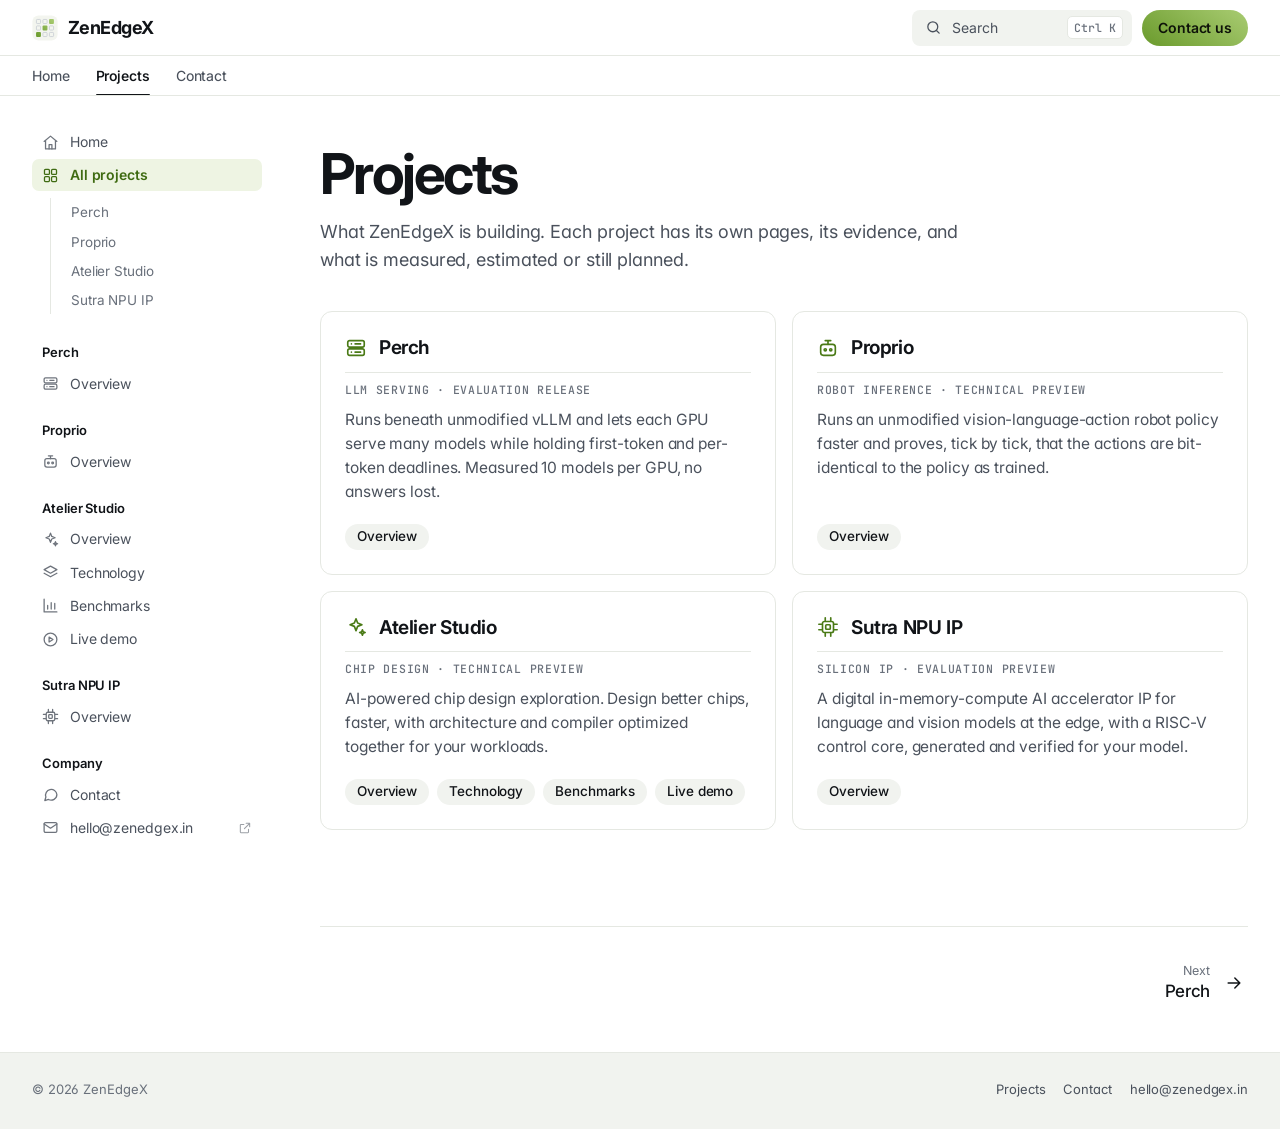
<file: projects/index.html>
<!doctype html>
<html lang="en">
<head>
<meta charset="utf-8">
<meta name="viewport" content="width=device-width, initial-scale=1, viewport-fit=cover">
<meta name="description" content="What ZenEdgeX is building: tools and IP that make AI faster, leaner and verifiable.">
<link rel="icon" href="../favicon.svg" type="image/svg+xml">
<link rel="icon" href="../favicon-32.png" sizes="32x32" type="image/png">
<link rel="apple-touch-icon" href="../apple-touch-icon.png">
<title>Projects · ZenEdgeX</title>
<link rel="preconnect" href="https://fonts.googleapis.com">
<link rel="preconnect" href="https://fonts.gstatic.com" crossorigin>
<link rel="stylesheet" href="https://fonts.googleapis.com/css2?family=Inter:wght@300..800&family=JetBrains+Mono:wght@400;500;600&display=swap">
<style>
* { box-sizing: border-box }
body { background: var(--void); color: var(--text); font: 400 17px/1.6 var(--body) }

</style>
<link rel="stylesheet" href="../assets/zx.css">
</head>
<body>
<!--zx:header-->
<header class="zx-header">
  <div class="zx-header__row">
    <button class="zx-icon-btn zx-menu" type="button" aria-label="Open navigation" aria-controls="zx-side" aria-expanded="false"><svg viewBox="0 0 24 24" fill="none" stroke="currentColor" stroke-width="1.8" stroke-linecap="round" stroke-linejoin="round" aria-hidden="true"><path d="M4 7h16M4 12h16M4 17h16"/></svg></button>
    <a class="zx-logo" href="../"><svg width="26" height="26" viewBox="0 0 64 64" aria-hidden="true"><defs><linearGradient id="mkg" x1="10" y1="54" x2="54" y2="10" gradientUnits="userSpaceOnUse"><stop offset="0" stop-color="#6A9A2C"/><stop offset="1" stop-color="#A9CC72"/></linearGradient></defs><rect x="1" y="1" width="62" height="62" rx="15" fill="#F3F5EF"/><rect x="10.9" y="10.9" width="10.2" height="10.2" rx="2" fill="none" stroke="#C3C9D1" stroke-width="1.8"/><rect x="26.9" y="10.9" width="10.2" height="10.2" rx="2" fill="none" stroke="#C3C9D1" stroke-width="1.8"/><rect x="42" y="10" width="12" height="12" rx="2.5" fill="url(#mkg)"/><rect x="10.9" y="26.9" width="10.2" height="10.2" rx="2" fill="none" stroke="#C3C9D1" stroke-width="1.8"/><rect x="26" y="26" width="12" height="12" rx="2.5" fill="url(#mkg)"/><rect x="42.9" y="26.9" width="10.2" height="10.2" rx="2" fill="none" stroke="#C3C9D1" stroke-width="1.8"/><rect x="10" y="42" width="12" height="12" rx="2.5" fill="url(#mkg)"/><rect x="26.9" y="42.9" width="10.2" height="10.2" rx="2" fill="none" stroke="#C3C9D1" stroke-width="1.8"/><rect x="42.9" y="42.9" width="10.2" height="10.2" rx="2" fill="none" stroke="#C3C9D1" stroke-width="1.8"/></svg><span>ZenEdgeX</span></a>
    <div class="zx-header__end">
      <button class="zx-search-btn" type="button" data-zx-search aria-label="Search"><svg viewBox="0 0 24 24" fill="none" stroke="currentColor" stroke-width="1.8" stroke-linecap="round" stroke-linejoin="round" aria-hidden="true"><circle cx="11" cy="11" r="7"/><path d="m20 20-3.5-3.5"/></svg><span>Search</span><kbd>⌘K</kbd></button>
      <a class="zx-pill" href="../contact/">Contact us</a>
    </div>
  </div>
</header>
<nav class="zx-tabs" aria-label="Main"><div class="zx-tabs__in"><a href="../">Home</a><a href="../projects/" aria-current="page">Projects</a><a href="../contact/">Contact</a></div></nav>
<!--/zx:header-->
<div class="zx-shell">
<!--zx:side-->
<aside class="zx-side" id="zx-side" aria-label="Site">
  <div class="zx-side__head"><a class="zx-logo" href="../"><svg width="26" height="26" viewBox="0 0 64 64" aria-hidden="true"><defs><linearGradient id="mkg-side" x1="10" y1="54" x2="54" y2="10" gradientUnits="userSpaceOnUse"><stop offset="0" stop-color="#6A9A2C"/><stop offset="1" stop-color="#A9CC72"/></linearGradient></defs><rect x="1" y="1" width="62" height="62" rx="15" fill="#F3F5EF"/><rect x="10.9" y="10.9" width="10.2" height="10.2" rx="2" fill="none" stroke="#C3C9D1" stroke-width="1.8"/><rect x="26.9" y="10.9" width="10.2" height="10.2" rx="2" fill="none" stroke="#C3C9D1" stroke-width="1.8"/><rect x="42" y="10" width="12" height="12" rx="2.5" fill="url(#mkg-side)"/><rect x="10.9" y="26.9" width="10.2" height="10.2" rx="2" fill="none" stroke="#C3C9D1" stroke-width="1.8"/><rect x="26" y="26" width="12" height="12" rx="2.5" fill="url(#mkg-side)"/><rect x="42.9" y="26.9" width="10.2" height="10.2" rx="2" fill="none" stroke="#C3C9D1" stroke-width="1.8"/><rect x="10" y="42" width="12" height="12" rx="2.5" fill="url(#mkg-side)"/><rect x="26.9" y="42.9" width="10.2" height="10.2" rx="2" fill="none" stroke="#C3C9D1" stroke-width="1.8"/><rect x="42.9" y="42.9" width="10.2" height="10.2" rx="2" fill="none" stroke="#C3C9D1" stroke-width="1.8"/></svg><span>ZenEdgeX</span></a></div>
  <nav class="zx-nav" aria-label="Pages">
    <a class="zx-nav__link" href="../" data-zx-page="Home"><svg viewBox="0 0 24 24" fill="none" stroke="currentColor" stroke-width="1.8" stroke-linecap="round" stroke-linejoin="round" aria-hidden="true"><path d="M3 10.5 12 3l9 7.5"/><path d="M5 9.5V21h14V9.5"/><path d="M10 21v-6h4v6"/></svg><span>Home</span></a>
    <a class="zx-nav__link" href="../projects/" data-zx-page="Projects" aria-current="page"><svg viewBox="0 0 24 24" fill="none" stroke="currentColor" stroke-width="1.8" stroke-linecap="round" stroke-linejoin="round" aria-hidden="true"><rect x="3.5" y="3.5" width="7" height="7" rx="1.5"/><rect x="13.5" y="3.5" width="7" height="7" rx="1.5"/><rect x="3.5" y="13.5" width="7" height="7" rx="1.5"/><rect x="13.5" y="13.5" width="7" height="7" rx="1.5"/></svg><span>All projects</span></a>
    <p class="zx-nav__group">Perch</p>
    <a class="zx-nav__link" href="../perch/" data-zx-page="Perch"><svg viewBox="0 0 24 24" fill="none" stroke="currentColor" stroke-width="1.8" stroke-linecap="round" stroke-linejoin="round" aria-hidden="true"><rect x="3" y="4" width="18" height="7" rx="2"/><rect x="3" y="13" width="18" height="7" rx="2"/><path d="M7 7.5h.01M7 16.5h.01M11 7.5h6M11 16.5h6"/></svg><span>Overview</span></a>
    <p class="zx-nav__group">Proprio</p>
    <a class="zx-nav__link" href="../proprio/" data-zx-page="Proprio"><svg viewBox="0 0 24 24" fill="none" stroke="currentColor" stroke-width="1.8" stroke-linecap="round" stroke-linejoin="round" aria-hidden="true"><rect x="4" y="8" width="16" height="12" rx="3"/><path d="M12 8V4M9 4h6"/><circle cx="9" cy="14" r="1.2"/><circle cx="15" cy="14" r="1.2"/></svg><span>Overview</span></a>
    <p class="zx-nav__group">Atelier Studio</p>
    <a class="zx-nav__link" href="../engine/" data-zx-page="Atelier Studio"><svg viewBox="0 0 24 24" fill="none" stroke="currentColor" stroke-width="1.8" stroke-linecap="round" stroke-linejoin="round" aria-hidden="true"><path d="M12 3l1.8 4.7 4.7 1.8-4.7 1.8L12 16l-1.8-4.7-4.7-1.8 4.7-1.8z"/><path d="M19 15l.8 2.2 2.2.8-2.2.8L19 21l-.8-2.2-2.2-.8 2.2-.8z"/></svg><span>Overview</span></a>
    <a class="zx-nav__link" href="../technology/" data-zx-page="Atelier Studio · Technology"><svg viewBox="0 0 24 24" fill="none" stroke="currentColor" stroke-width="1.8" stroke-linecap="round" stroke-linejoin="round" aria-hidden="true"><path d="m12 3 9 5-9 5-9-5z"/><path d="m3 13 9 5 9-5"/></svg><span>Technology</span></a>
    <a class="zx-nav__link" href="../benchmarks/" data-zx-page="Atelier Studio · Benchmarks"><svg viewBox="0 0 24 24" fill="none" stroke="currentColor" stroke-width="1.8" stroke-linecap="round" stroke-linejoin="round" aria-hidden="true"><path d="M3 3v18h18"/><path d="M8 17v-5M13 17V8M18 17V9"/></svg><span>Benchmarks</span></a>
    <a class="zx-nav__link" href="../demo/" data-zx-page="Atelier Studio · Live demo"><svg viewBox="0 0 24 24" fill="none" stroke="currentColor" stroke-width="1.8" stroke-linecap="round" stroke-linejoin="round" aria-hidden="true"><circle cx="12" cy="12" r="9"/><path d="m10 8.5 5.5 3.5-5.5 3.5z"/></svg><span>Live demo</span></a>
    <p class="zx-nav__group">Sutra NPU IP</p>
    <a class="zx-nav__link" href="../ip/" data-zx-page="Sutra NPU IP"><svg viewBox="0 0 24 24" fill="none" stroke="currentColor" stroke-width="1.8" stroke-linecap="round" stroke-linejoin="round" aria-hidden="true"><rect x="6" y="6" width="12" height="12" rx="2"/><rect x="9.5" y="9.5" width="5" height="5" rx="1"/><path d="M9 2v3M15 2v3M9 19v3M15 19v3M2 9h3M2 15h3M19 9h3M19 15h3"/></svg><span>Overview</span></a>
    <p class="zx-nav__group">Company</p>
    <a class="zx-nav__link" href="../contact/" data-zx-page="Contact"><svg viewBox="0 0 24 24" fill="none" stroke="currentColor" stroke-width="1.8" stroke-linecap="round" stroke-linejoin="round" aria-hidden="true"><path d="M21 12a8 8 0 0 1-11.8 7L4 20.5l1.5-5A8 8 0 1 1 21 12z"/></svg><span>Contact</span></a>
    <a class="zx-nav__link" href="mailto:hello@zenedgex.in"><svg viewBox="0 0 24 24" fill="none" stroke="currentColor" stroke-width="1.8" stroke-linecap="round" stroke-linejoin="round" aria-hidden="true"><rect x="3" y="5" width="18" height="14" rx="2"/><path d="m3 7 9 6 9-6"/></svg><span>hello@zenedgex.in</span><svg class="ext" viewBox="0 0 24 24" fill="none" stroke="currentColor" stroke-width="1.8" stroke-linecap="round" stroke-linejoin="round" aria-hidden="true"><path d="M14 4h6v6M20 4l-9 9M18 14v5a1 1 0 0 1-1 1H5a1 1 0 0 1-1-1V7a1 1 0 0 1 1-1h5"/></svg></a>
  </nav>
</aside>
<!--/zx:side-->
<div class="zx-scrim"></div>
<main class="zx-main" id="zx-main">
<div class="wrap" id="top">
  <div class="zx-page-head">
    <h1>Projects</h1>
    <p class="zx-lead">What ZenEdgeX is building. Each project has its own pages, its evidence, and what is measured, estimated or still planned.</p>
  </div>
  <!--zx:projects-->
<div class="zx-cards">
  <article class="zx-card" id="perch">
    <div class="zx-card__head"><svg viewBox="0 0 24 24" fill="none" stroke="currentColor" stroke-width="1.8" stroke-linecap="round" stroke-linejoin="round" aria-hidden="true"><rect x="3" y="4" width="18" height="7" rx="2"/><rect x="3" y="13" width="18" height="7" rx="2"/><path d="M7 7.5h.01M7 16.5h.01M11 7.5h6M11 16.5h6"/></svg><h2><a href="../perch/">Perch</a></h2></div>
    <p class="zx-card__meta">LLM serving · Evaluation release</p>
    <p>Runs beneath unmodified vLLM and lets each GPU serve many models while holding first-token and per-token deadlines. Measured 10 models per GPU, no answers lost.</p>
    <ul class="zx-card__links"><li><a href="../perch/">Overview</a></li></ul>
  </article>
  <article class="zx-card" id="proprio">
    <div class="zx-card__head"><svg viewBox="0 0 24 24" fill="none" stroke="currentColor" stroke-width="1.8" stroke-linecap="round" stroke-linejoin="round" aria-hidden="true"><rect x="4" y="8" width="16" height="12" rx="3"/><path d="M12 8V4M9 4h6"/><circle cx="9" cy="14" r="1.2"/><circle cx="15" cy="14" r="1.2"/></svg><h2><a href="../proprio/">Proprio</a></h2></div>
    <p class="zx-card__meta">Robot inference · Technical preview</p>
    <p>Runs an unmodified vision-language-action robot policy faster and proves, tick by tick, that the actions are bit-identical to the policy as trained.</p>
    <ul class="zx-card__links"><li><a href="../proprio/">Overview</a></li></ul>
  </article>
  <article class="zx-card" id="atelier-studio">
    <div class="zx-card__head"><svg viewBox="0 0 24 24" fill="none" stroke="currentColor" stroke-width="1.8" stroke-linecap="round" stroke-linejoin="round" aria-hidden="true"><path d="M12 3l1.8 4.7 4.7 1.8-4.7 1.8L12 16l-1.8-4.7-4.7-1.8 4.7-1.8z"/><path d="M19 15l.8 2.2 2.2.8-2.2.8L19 21l-.8-2.2-2.2-.8 2.2-.8z"/></svg><h2><a href="../engine/">Atelier Studio</a></h2></div>
    <p class="zx-card__meta">Chip design · Technical preview</p>
    <p>AI-powered chip design exploration. Design better chips, faster, with architecture and compiler optimized together for your workloads.</p>
    <ul class="zx-card__links"><li><a href="../engine/">Overview</a></li><li><a href="../technology/">Technology</a></li><li><a href="../benchmarks/">Benchmarks</a></li><li><a href="../demo/">Live demo</a></li></ul>
  </article>
  <article class="zx-card" id="sutra">
    <div class="zx-card__head"><svg viewBox="0 0 24 24" fill="none" stroke="currentColor" stroke-width="1.8" stroke-linecap="round" stroke-linejoin="round" aria-hidden="true"><rect x="6" y="6" width="12" height="12" rx="2"/><rect x="9.5" y="9.5" width="5" height="5" rx="1"/><path d="M9 2v3M15 2v3M9 19v3M15 19v3M2 9h3M2 15h3M19 9h3M19 15h3"/></svg><h2><a href="../ip/">Sutra NPU IP</a></h2></div>
    <p class="zx-card__meta">Silicon IP · Evaluation preview</p>
    <p>A digital in-memory-compute AI accelerator IP for language and vision models at the edge, with a RISC-V control core, generated and verified for your model.</p>
    <ul class="zx-card__links"><li><a href="../ip/">Overview</a></li></ul>
  </article>
</div>
<!--/zx:projects-->

  <!--zx:pager-->
<nav class="zx-pager" aria-label="Pages"><a class="next" href="../perch/"><span><small>Next</small><b>Perch</b></span><svg viewBox="0 0 24 24" fill="none" stroke="currentColor" stroke-width="1.8" stroke-linecap="round" stroke-linejoin="round" aria-hidden="true"><path d="M5 12h14M13 6l6 6-6 6"/></svg></a></nav>
<!--/zx:pager-->
</div>
</main>
</div>
<div class="zx-footer"><div class="zx-footer__in"><footer>
    <span>© 2026 ZenEdgeX</span>
    <!--zx:footnav-->
<nav aria-label="Footer"><a href="../projects/">Projects</a><a href="../contact/">Contact</a><a href="mailto:hello@zenedgex.in">hello@zenedgex.in</a></nav>
<!--/zx:footnav-->
  </footer></div></div>
<script src="../assets/zx.js" defer></script>
</body>
</html>
</file>
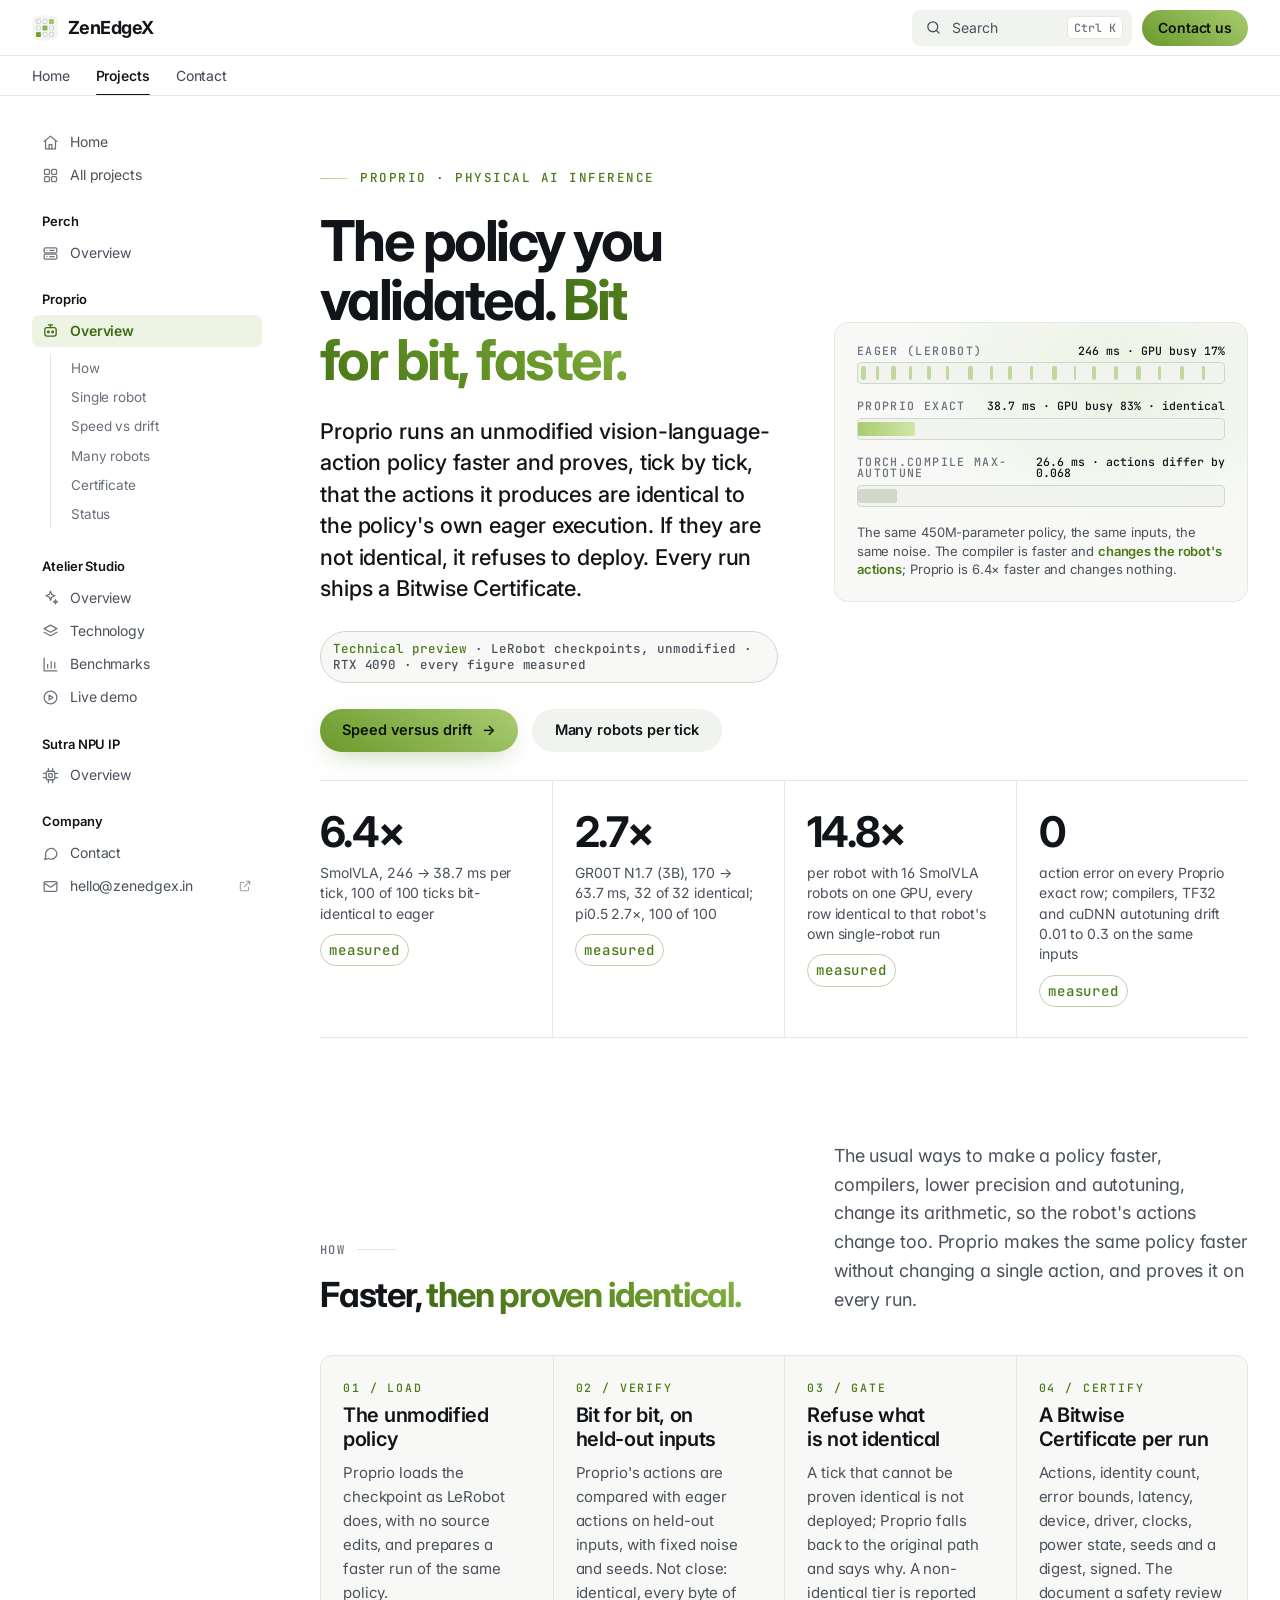
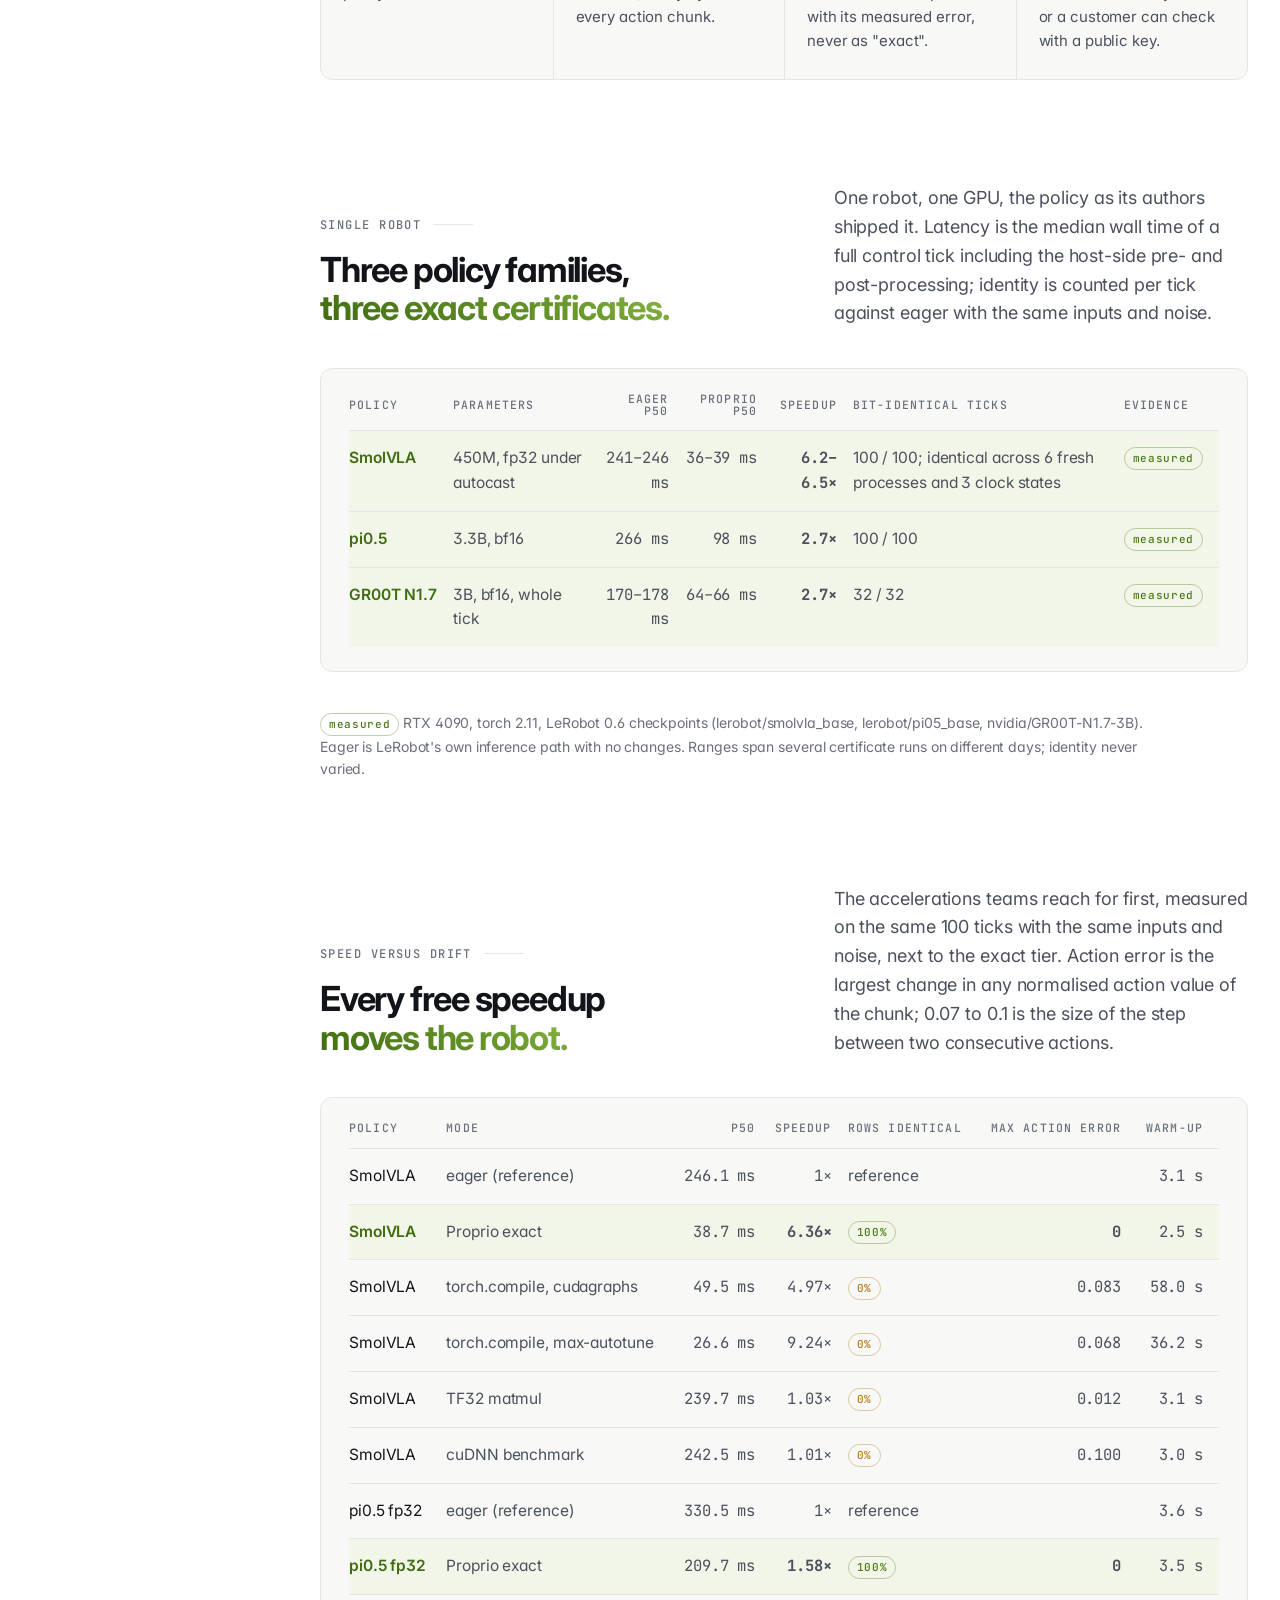
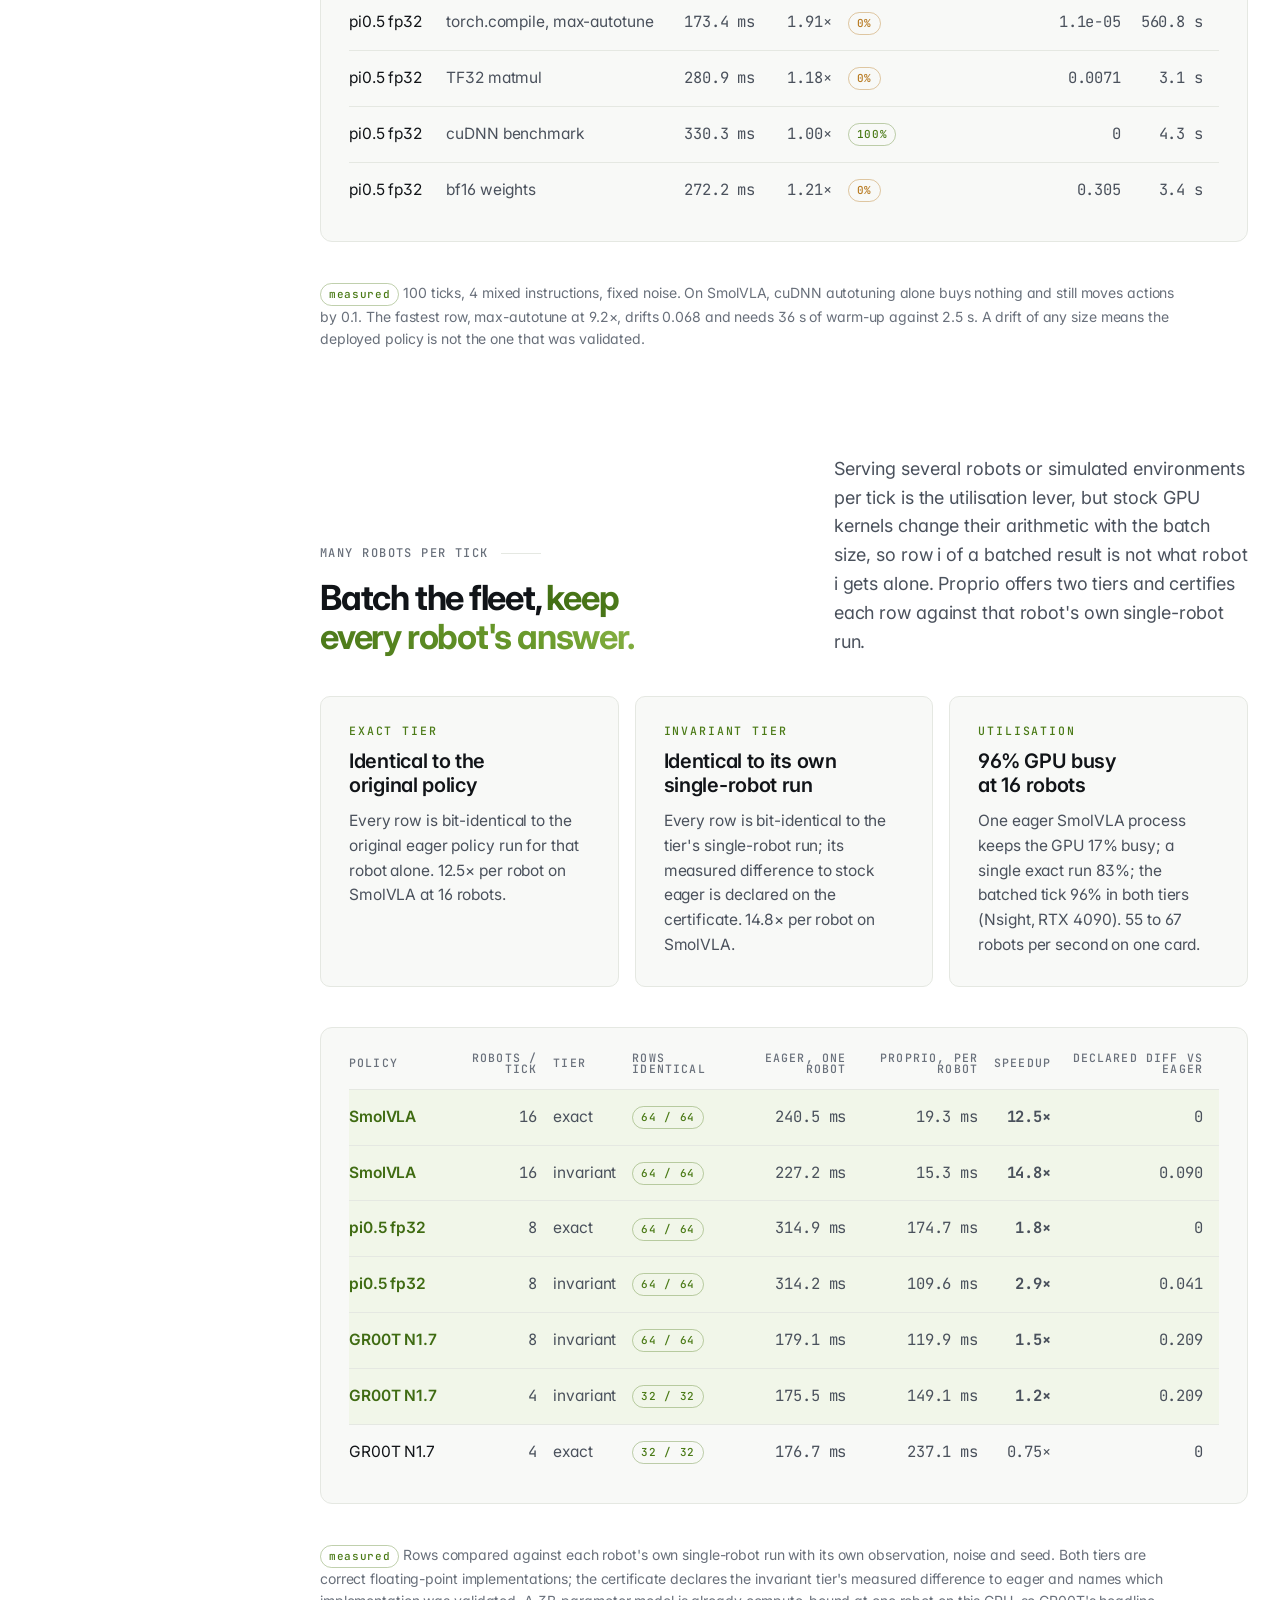
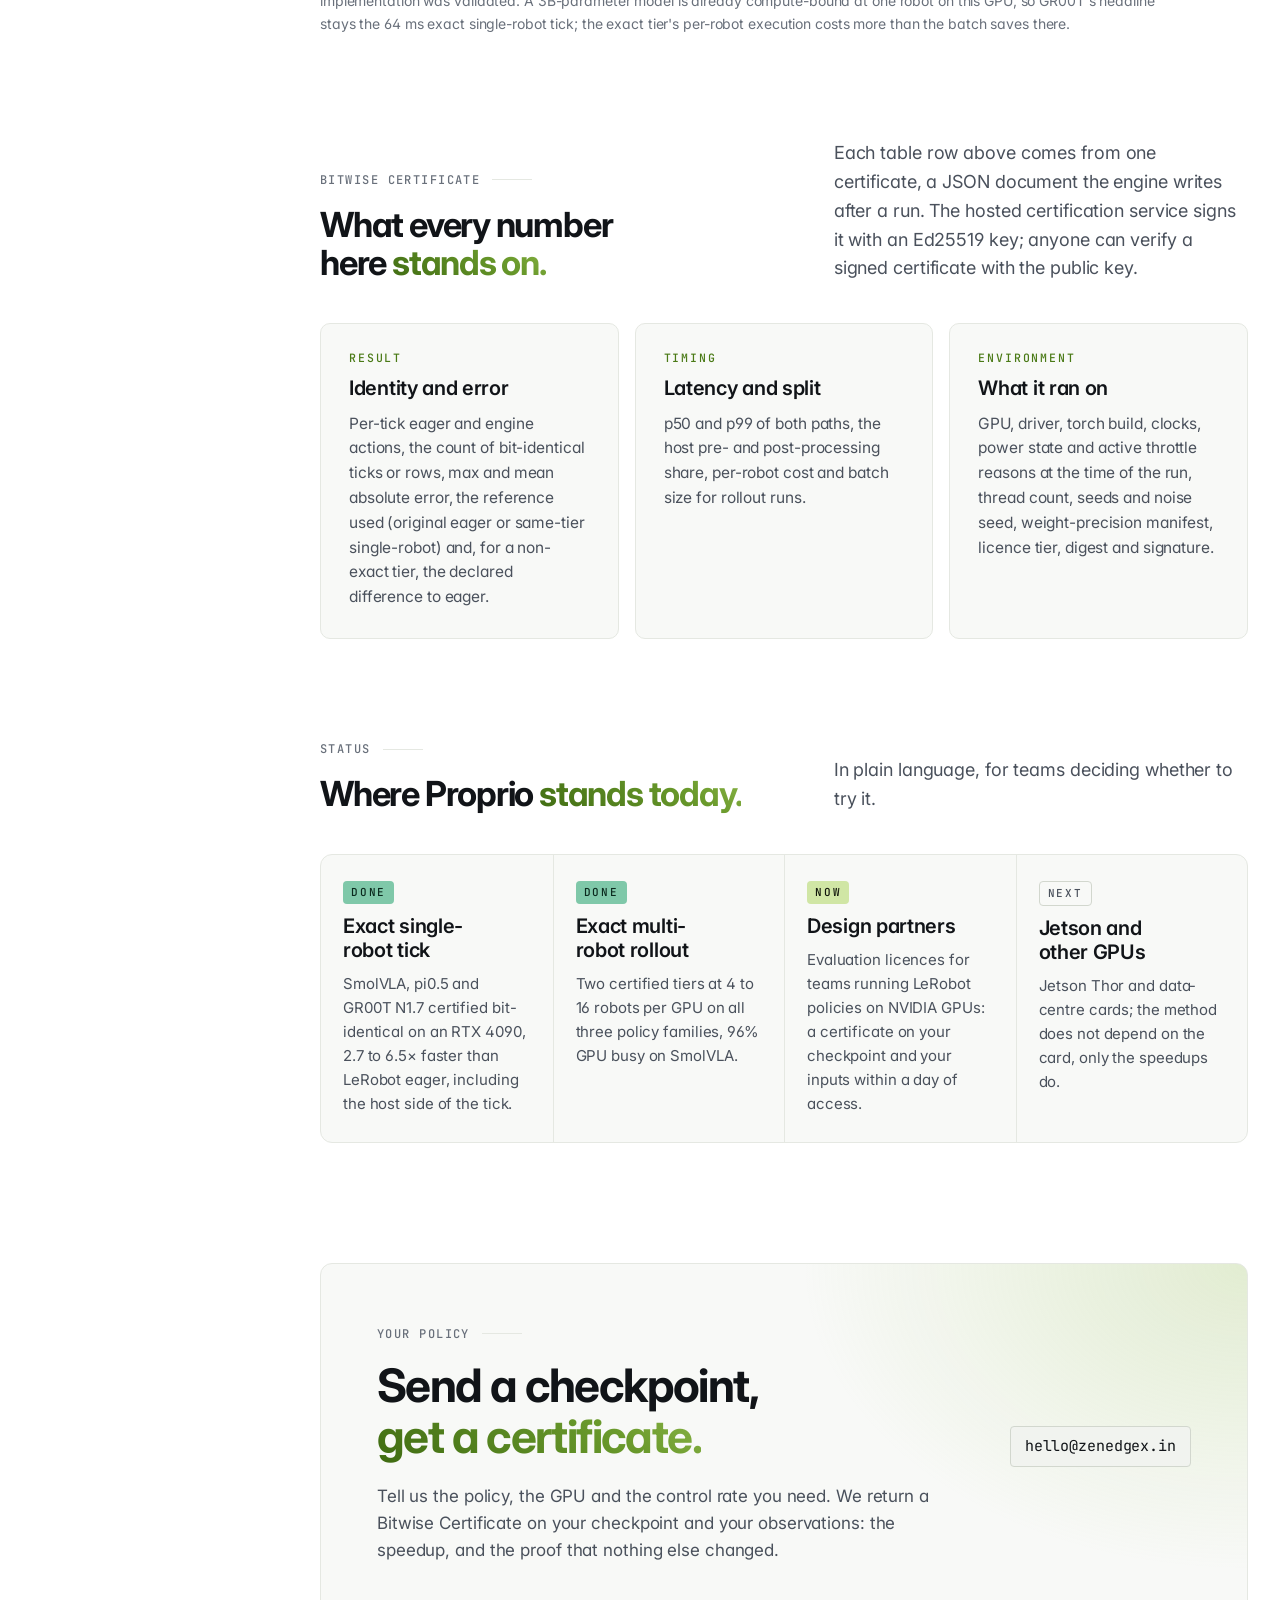
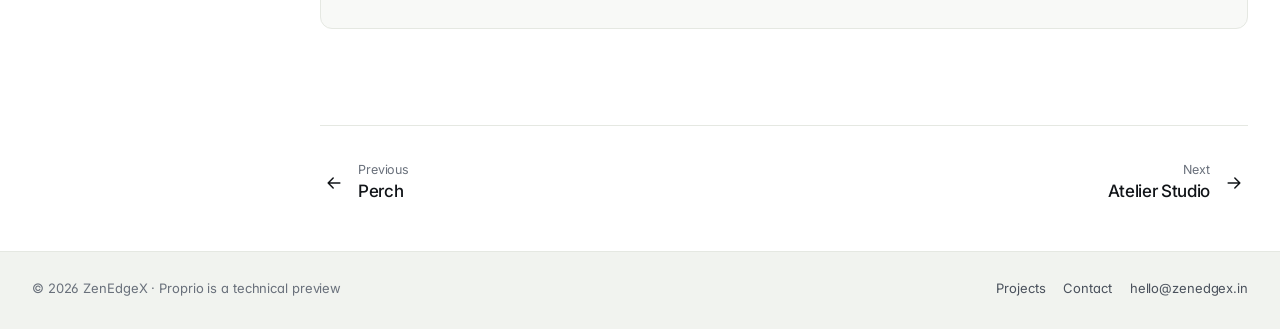
<file: proprio/index.html>
<!doctype html>
<html lang="en">
<head>
<meta charset="utf-8">
<meta name="viewport" content="width=device-width, initial-scale=1, viewport-fit=cover">
<meta name="description" content="Proprio runs an unmodified vision-language-action robot policy faster and proves, tick by tick, that the actions are bit-identical to the policy as trained. Measured on SmolVLA, pi0.5 and GR00T N1.7.">
<meta property="og:title" content="Proprio: exact inference for robot policies">
<meta property="og:description" content="Proprio runs an unmodified vision-language-action robot policy faster and proves, tick by tick, that the actions are bit-identical to the policy as trained. Measured on SmolVLA, pi0.5 and GR00T N1.7.">
<meta property="og:image" content="https://zenedgex.in/og-image.png">
<meta property="og:image:width" content="1200">
<meta property="og:image:height" content="630">
<meta name="twitter:card" content="summary_large_image">
<meta name="twitter:image" content="https://zenedgex.in/og-image.png">
<link rel="icon" href="../favicon.svg" type="image/svg+xml">
<link rel="icon" href="../favicon-32.png" sizes="32x32" type="image/png">
<link rel="apple-touch-icon" href="../apple-touch-icon.png">
<title>Proprio: exact inference for robot policies · ZenEdgeX</title>
<link rel="preconnect" href="https://fonts.googleapis.com">
<link rel="preconnect" href="https://fonts.gstatic.com" crossorigin>
<link rel="stylesheet" href="https://fonts.googleapis.com/css2?family=Inter:wght@300..800&family=JetBrains+Mono:wght@400;500;600&display=swap">
<style>
/* Proprio page: the site's light world and lime accent. Hero, proof row, how it works, the three
   result tables (single robot, speed versus drift, many robots), what the certificate records,
   status, contact. Every figure on this page is a measurement, labelled. */
:root {
  --void: #FFFFFF; --slab: #F6F7F3; --slab-2: #EFF1EB; --slab-3: #E7EAE2;
  --line: #E2E5DD; --line-2: #CFD4C7;
  --text: #12161C; --muted: #4F5866; --faint: #6B7380;
  --leaf: #A9CC72; --lime: #D0E6A5; --green: #4A7A16; --green-deep: #3F6B12; --green-2: #6A9A2C; --ok: #7FC8A9; --amber: #B7791F;
  --display: 'Inter', 'Arial Black', Arial, sans-serif;
  --body: 'Inter', 'Helvetica Neue', Arial, sans-serif;
  --mono: 'JetBrains Mono', 'SFMono-Regular', Menlo, monospace;
  --ease: cubic-bezier(.2, .7, .2, 1);
  color-scheme: light;
}
* { box-sizing: border-box }
html { background: var(--void); scroll-behavior: smooth; scroll-padding-top: 84px }
html, body { margin: 0 }
img { max-width: 100% }
[hidden] { display: none !important }
body { background: var(--void); color: var(--text); font: 400 17px/1.6 var(--body); padding-inline: 20px; padding-block: 0 72px; -webkit-font-smoothing: antialiased }
.wrap { max-width: 1200px; margin-inline: auto }
a { color: var(--green); text-underline-offset: 3px }
:focus-visible { outline: 2px solid var(--green); outline-offset: 3px; border-radius: 3px }
h1, h2, h3 { margin: 0; font-family: var(--display); text-wrap: balance }
h1 { font-size: clamp(46px, 7vw, 100px); line-height: .94; font-weight: 770; font-stretch: 112%; letter-spacing: -.028em }
h2 { font-size: clamp(30px, 4vw, 54px); line-height: 1.03; font-weight: 720; font-stretch: 110%; letter-spacing: -.02em }
h3 { font-size: 20px; font-weight: 650; font-stretch: 106%; line-height: 1.2 }
p { margin: 0; max-width: 64ch }
h1 em, h2 em { font-style: normal; background: linear-gradient(92deg, var(--green-deep), var(--green-2)); -webkit-background-clip: text; background-clip: text; color: transparent }
.label { font: 500 12px/1 var(--mono); letter-spacing: .2em; text-transform: uppercase; color: var(--faint); display: flex; align-items: center; gap: 12px }
.label::after { content: ""; flex: 0 0 40px; height: 1px; background: var(--line-2) }

.bar { position: sticky; top: 0; z-index: 20; margin-inline: -20px; padding: 14px 20px; background: color-mix(in srgb, var(--void) 78%, transparent); backdrop-filter: saturate(140%) blur(14px); border-bottom: 1px solid var(--line) }
.bar .wrap { display: flex; justify-content: space-between; align-items: center; gap: 16px; flex-wrap: wrap }
.mark { display: flex; align-items: center; gap: 10px; font: 700 15px/1 var(--display); font-stretch: 116%; letter-spacing: .02em; color: var(--text); text-decoration: none }
.mark svg { width: 24px; height: 24px }
.bar nav { display: flex; gap: 22px; flex-wrap: wrap; font-size: 14px; align-items: center }
.bar nav a { color: var(--muted); text-decoration: none }
.bar nav a:hover, .bar nav a.on { color: var(--text) }
.bar nav a.go { color: #11160B; background: linear-gradient(92deg, var(--leaf), var(--lime)); padding: 8px 14px; border-radius: 999px; font-weight: 600 }

.hero { display: grid; grid-template-columns: minmax(0, 1.05fr) minmax(0, .95fr); gap: 56px; align-items: center; padding-block: 110px 40px }
.hero > * { min-width: 0 }
.copy { display: flex; flex-direction: column; gap: 26px }
.kicker { font: 500 12.5px/1 var(--mono); letter-spacing: .2em; text-transform: uppercase; color: var(--green); display: flex; align-items: center; gap: 12px }
.kicker::before { content: ""; width: 28px; height: 1px; background: linear-gradient(90deg, var(--leaf), var(--lime)) }
.sub { font: 500 clamp(18px, 1.7vw, 22px)/1.45 var(--body); max-width: 46ch }
.chip { align-self: flex-start; font: 500 12.5px/1.3 var(--mono); color: var(--muted); border: 1px solid var(--line-2); background: var(--slab); padding: 9px 12px; border-radius: 999px }
.chip b { color: var(--green); font-weight: 500 }
.cta { display: flex; gap: 14px; flex-wrap: wrap }
.btn { display: inline-flex; align-items: center; gap: 10px; padding: 15px 22px; border-radius: 4px; font: 600 15px/1 var(--body); text-decoration: none }
.btn.primary { background: linear-gradient(92deg, var(--leaf), var(--lime)); color: #11160B; box-shadow: 0 10px 40px -12px rgba(169, 204, 114, .55) }
.btn.line { color: var(--text); border: 1px solid var(--line-2); background: var(--slab) }

/* Hero visual: a control-tick strip. Eager launches as sparse ticks, the replay as one dense bar. */
.tick { max-width: 520px; width: 100%; justify-self: end; border: 1px solid var(--line); border-radius: 14px; padding: 22px; background: radial-gradient(90% 90% at 70% 20%, rgba(169, 204, 114,.16), transparent 60%), var(--slab); display: grid; gap: 16px }
.tick .row { display: grid; gap: 6px }
.tick .row span { font: 500 11.5px/1 var(--mono); letter-spacing: .12em; text-transform: uppercase; color: var(--faint); display: flex; justify-content: space-between }
.tick .row span b { color: var(--text); font-weight: 500; letter-spacing: 0; text-transform: none }
.strip { height: 22px; border-radius: 4px; border: 1px solid var(--line-2); background: var(--slab-2); position: relative; overflow: hidden }
.strip i { position: absolute; top: 3px; bottom: 3px; border-radius: 2px; background: rgba(169, 204, 114,.65) }
.strip.full i { background: linear-gradient(92deg, var(--leaf), var(--lime)) }
.strip.gray i { background: var(--line-2) }
.tick .foot { font: 400 13px/1.45 var(--body); color: var(--muted) }
.tick .foot b { color: var(--green); font-weight: 600 }

section { padding-block: 120px 0; display: flex; flex-direction: column; gap: 40px }
.head { display: grid; grid-template-columns: minmax(0, 1.05fr) minmax(0, .95fr); gap: 56px; align-items: end }
.head > * { min-width: 0 }
.head .body { color: var(--muted); font-size: 18px; display: flex; flex-direction: column; gap: 14px }
.stack { display: flex; flex-direction: column; gap: 20px }
.grid3 { display: grid; grid-template-columns: repeat(3, minmax(0, 1fr)); gap: 16px }
.card { background: var(--slab); border: 1px solid var(--line); border-radius: 10px; padding: 28px; display: flex; flex-direction: column; gap: 12px; min-width: 0 }
.card p { color: var(--muted); font-size: 15.5px }
.card .k { font: 500 11.5px/1 var(--mono); letter-spacing: .16em; color: var(--green) }
table { width: 100%; border-collapse: collapse; font-size: 15.5px }
th { text-align: left; font: 500 11.5px/1 var(--mono); letter-spacing: .14em; text-transform: uppercase; color: var(--faint); padding: 0 16px 14px 0 }
td { padding: 15px 16px 15px 0; border-top: 1px solid var(--line); color: var(--muted); vertical-align: top }
td:first-child { color: var(--text); white-space: nowrap }
td.n, th.n { text-align: right; font-variant-numeric: tabular-nums; font-family: var(--mono) }
.tbl { overflow-x: auto; background: var(--slab); border: 1px solid var(--line); border-radius: 10px; padding: 24px 28px }
.tbl table { min-width: 720px }
tr.ours td { background: rgba(208,230,165,.18) }
tr.ours td:first-child { color: var(--green-deep); font-weight: 600 }
.proof { display: grid; grid-template-columns: repeat(4, minmax(0, 1fr)); border-top: 1px solid var(--line); border-bottom: 1px solid var(--line) }
.metric { padding: 30px 22px 30px 0; display: flex; flex-direction: column; gap: 10px; min-width: 0 }
.metric + .metric { padding-left: 22px; border-left: 1px solid var(--line) }
.metric b { font: 680 clamp(30px, 3.3vw, 44px)/1 var(--display); font-stretch: 112%; letter-spacing: -.01em }
.metric span { font-size: 14px; color: var(--muted); line-height: 1.45 }
.jump { display: flex; gap: 8px; flex-wrap: wrap; margin-top: 8px }
.jump a { font: 500 13px/1 var(--body); color: var(--muted); text-decoration: none; border: 1px solid var(--line-2); border-radius: 999px; padding: 9px 13px; background: var(--slab) }
.jump a:hover { color: var(--text); border-color: var(--green) }
.fine { font-size: 14px; color: var(--faint); max-width: 96ch }
.tag { font: 500 11px/1 var(--mono); letter-spacing: .06em; padding: 5px 8px; border-radius: 999px; border: 1px solid var(--line-2); color: var(--muted); white-space: nowrap }
.tag.m { color: var(--green); border-color: color-mix(in srgb, var(--green) 35%, transparent) }
.tag.d { color: var(--amber); border-color: rgba(183,121,31,.4) }
.steps { display: grid; grid-template-columns: repeat(4, minmax(0, 1fr)); gap: 0; border: 1px solid var(--line); border-radius: 10px; overflow: hidden; background: var(--slab) }
.steps > div { padding: 26px 22px; display: flex; flex-direction: column; gap: 10px; border-left: 1px solid var(--line); min-width: 0 }
.steps > div:first-child { border-left: none }
.steps p { color: var(--muted); font-size: 15px }
.steps .k, .card .k { font: 500 11.5px/1 var(--mono); letter-spacing: .16em; color: var(--green) }
.st { font: 500 11px/1 var(--mono); letter-spacing: .16em; text-transform: uppercase; padding: 6px 8px; border-radius: 4px; align-self: flex-start }
.st.done { color: #0B2A1E; background: var(--ok) }
.st.now { color: #11160B; background: var(--lime) }
.st.next { color: var(--muted); border: 1px solid var(--line-2) }
.close { margin-top: 120px; border: 1px solid var(--line); border-radius: 14px; padding: 64px 56px; display: grid; grid-template-columns: minmax(0, 1fr) auto; gap: 40px; align-items: center; background: radial-gradient(80% 140% at 100% 0%, color-mix(in srgb, var(--leaf) 28%, transparent), transparent 60%), var(--slab) }
.close > * { min-width: 0 }
.mail code { color: var(--text); background: var(--slab-2); border: 1px solid var(--line-2); padding: 12px 14px; border-radius: 4px; font: 400 15px/1 var(--mono); user-select: all; display: inline-block }
footer { margin-top: 80px; padding-top: 28px; border-top: 1px solid var(--line); font-size: 13.5px; color: var(--faint); display: flex; justify-content: space-between; gap: 20px; flex-wrap: wrap }
footer nav { display: flex; gap: 20px; flex-wrap: wrap }
footer a { color: var(--muted); text-decoration: none }
ul.plain { margin: 0; padding-left: 1.1em; color: var(--muted); max-width: 70ch; display: grid; gap: 8px }

@media (max-width: 960px) {
  .hero, .head, .close { grid-template-columns: minmax(0, 1fr); gap: 32px }
  .hero { padding-block: 64px 0 }
  .tick { justify-self: start; max-width: 420px }
  .grid3 { grid-template-columns: minmax(0, 1fr) }
  .proof, .steps { grid-template-columns: repeat(2, minmax(0, 1fr)) }
  .metric:nth-child(3) { padding-left: 0; border-left: none }
  .metric:nth-child(n+3) { border-top: 1px solid var(--line) }
  .steps > div:nth-child(3) { border-left: none }
  .steps > div:nth-child(n+3) { border-top: 1px solid var(--line) }
  .close { padding: 36px 26px }
  section { padding-block: 88px 0 }
}
@media (max-width: 560px) {
  .proof, .steps { grid-template-columns: minmax(0, 1fr) }
  .metric + .metric, .steps > div + div { padding-left: 0; border-left: none; border-top: 1px solid var(--line) }
  .steps > div + div { padding-left: 22px }
}
</style>
<link rel="stylesheet" href="../assets/zx.css">
</head>
<body>
<!--zx:header-->
<header class="zx-header">
  <div class="zx-header__row">
    <button class="zx-icon-btn zx-menu" type="button" aria-label="Open navigation" aria-controls="zx-side" aria-expanded="false"><svg viewBox="0 0 24 24" fill="none" stroke="currentColor" stroke-width="1.8" stroke-linecap="round" stroke-linejoin="round" aria-hidden="true"><path d="M4 7h16M4 12h16M4 17h16"/></svg></button>
    <a class="zx-logo" href="../"><svg width="26" height="26" viewBox="0 0 64 64" aria-hidden="true"><defs><linearGradient id="mkg" x1="10" y1="54" x2="54" y2="10" gradientUnits="userSpaceOnUse"><stop offset="0" stop-color="#6A9A2C"/><stop offset="1" stop-color="#A9CC72"/></linearGradient></defs><rect x="1" y="1" width="62" height="62" rx="15" fill="#F3F5EF"/><rect x="10.9" y="10.9" width="10.2" height="10.2" rx="2" fill="none" stroke="#C3C9D1" stroke-width="1.8"/><rect x="26.9" y="10.9" width="10.2" height="10.2" rx="2" fill="none" stroke="#C3C9D1" stroke-width="1.8"/><rect x="42" y="10" width="12" height="12" rx="2.5" fill="url(#mkg)"/><rect x="10.9" y="26.9" width="10.2" height="10.2" rx="2" fill="none" stroke="#C3C9D1" stroke-width="1.8"/><rect x="26" y="26" width="12" height="12" rx="2.5" fill="url(#mkg)"/><rect x="42.9" y="26.9" width="10.2" height="10.2" rx="2" fill="none" stroke="#C3C9D1" stroke-width="1.8"/><rect x="10" y="42" width="12" height="12" rx="2.5" fill="url(#mkg)"/><rect x="26.9" y="42.9" width="10.2" height="10.2" rx="2" fill="none" stroke="#C3C9D1" stroke-width="1.8"/><rect x="42.9" y="42.9" width="10.2" height="10.2" rx="2" fill="none" stroke="#C3C9D1" stroke-width="1.8"/></svg><span>ZenEdgeX</span></a>
    <div class="zx-header__end">
      <button class="zx-search-btn" type="button" data-zx-search aria-label="Search"><svg viewBox="0 0 24 24" fill="none" stroke="currentColor" stroke-width="1.8" stroke-linecap="round" stroke-linejoin="round" aria-hidden="true"><circle cx="11" cy="11" r="7"/><path d="m20 20-3.5-3.5"/></svg><span>Search</span><kbd>⌘K</kbd></button>
      <a class="zx-pill" href="../contact/">Contact us</a>
    </div>
  </div>
</header>
<nav class="zx-tabs" aria-label="Main"><div class="zx-tabs__in"><a href="../">Home</a><a href="../projects/" aria-current="page">Projects</a><a href="../contact/">Contact</a></div></nav>
<!--/zx:header-->
<div class="zx-shell">
<!--zx:side-->
<aside class="zx-side" id="zx-side" aria-label="Site">
  <div class="zx-side__head"><a class="zx-logo" href="../"><svg width="26" height="26" viewBox="0 0 64 64" aria-hidden="true"><defs><linearGradient id="mkg-side" x1="10" y1="54" x2="54" y2="10" gradientUnits="userSpaceOnUse"><stop offset="0" stop-color="#6A9A2C"/><stop offset="1" stop-color="#A9CC72"/></linearGradient></defs><rect x="1" y="1" width="62" height="62" rx="15" fill="#F3F5EF"/><rect x="10.9" y="10.9" width="10.2" height="10.2" rx="2" fill="none" stroke="#C3C9D1" stroke-width="1.8"/><rect x="26.9" y="10.9" width="10.2" height="10.2" rx="2" fill="none" stroke="#C3C9D1" stroke-width="1.8"/><rect x="42" y="10" width="12" height="12" rx="2.5" fill="url(#mkg-side)"/><rect x="10.9" y="26.9" width="10.2" height="10.2" rx="2" fill="none" stroke="#C3C9D1" stroke-width="1.8"/><rect x="26" y="26" width="12" height="12" rx="2.5" fill="url(#mkg-side)"/><rect x="42.9" y="26.9" width="10.2" height="10.2" rx="2" fill="none" stroke="#C3C9D1" stroke-width="1.8"/><rect x="10" y="42" width="12" height="12" rx="2.5" fill="url(#mkg-side)"/><rect x="26.9" y="42.9" width="10.2" height="10.2" rx="2" fill="none" stroke="#C3C9D1" stroke-width="1.8"/><rect x="42.9" y="42.9" width="10.2" height="10.2" rx="2" fill="none" stroke="#C3C9D1" stroke-width="1.8"/></svg><span>ZenEdgeX</span></a></div>
  <nav class="zx-nav" aria-label="Pages">
    <a class="zx-nav__link" href="../" data-zx-page="Home"><svg viewBox="0 0 24 24" fill="none" stroke="currentColor" stroke-width="1.8" stroke-linecap="round" stroke-linejoin="round" aria-hidden="true"><path d="M3 10.5 12 3l9 7.5"/><path d="M5 9.5V21h14V9.5"/><path d="M10 21v-6h4v6"/></svg><span>Home</span></a>
    <a class="zx-nav__link" href="../projects/" data-zx-page="Projects"><svg viewBox="0 0 24 24" fill="none" stroke="currentColor" stroke-width="1.8" stroke-linecap="round" stroke-linejoin="round" aria-hidden="true"><rect x="3.5" y="3.5" width="7" height="7" rx="1.5"/><rect x="13.5" y="3.5" width="7" height="7" rx="1.5"/><rect x="3.5" y="13.5" width="7" height="7" rx="1.5"/><rect x="13.5" y="13.5" width="7" height="7" rx="1.5"/></svg><span>All projects</span></a>
    <p class="zx-nav__group">Perch</p>
    <a class="zx-nav__link" href="../perch/" data-zx-page="Perch"><svg viewBox="0 0 24 24" fill="none" stroke="currentColor" stroke-width="1.8" stroke-linecap="round" stroke-linejoin="round" aria-hidden="true"><rect x="3" y="4" width="18" height="7" rx="2"/><rect x="3" y="13" width="18" height="7" rx="2"/><path d="M7 7.5h.01M7 16.5h.01M11 7.5h6M11 16.5h6"/></svg><span>Overview</span></a>
    <p class="zx-nav__group">Proprio</p>
    <a class="zx-nav__link" href="../proprio/" data-zx-page="Proprio" aria-current="page"><svg viewBox="0 0 24 24" fill="none" stroke="currentColor" stroke-width="1.8" stroke-linecap="round" stroke-linejoin="round" aria-hidden="true"><rect x="4" y="8" width="16" height="12" rx="3"/><path d="M12 8V4M9 4h6"/><circle cx="9" cy="14" r="1.2"/><circle cx="15" cy="14" r="1.2"/></svg><span>Overview</span></a>
    <p class="zx-nav__group">Atelier Studio</p>
    <a class="zx-nav__link" href="../engine/" data-zx-page="Atelier Studio"><svg viewBox="0 0 24 24" fill="none" stroke="currentColor" stroke-width="1.8" stroke-linecap="round" stroke-linejoin="round" aria-hidden="true"><path d="M12 3l1.8 4.7 4.7 1.8-4.7 1.8L12 16l-1.8-4.7-4.7-1.8 4.7-1.8z"/><path d="M19 15l.8 2.2 2.2.8-2.2.8L19 21l-.8-2.2-2.2-.8 2.2-.8z"/></svg><span>Overview</span></a>
    <a class="zx-nav__link" href="../technology/" data-zx-page="Atelier Studio · Technology"><svg viewBox="0 0 24 24" fill="none" stroke="currentColor" stroke-width="1.8" stroke-linecap="round" stroke-linejoin="round" aria-hidden="true"><path d="m12 3 9 5-9 5-9-5z"/><path d="m3 13 9 5 9-5"/></svg><span>Technology</span></a>
    <a class="zx-nav__link" href="../benchmarks/" data-zx-page="Atelier Studio · Benchmarks"><svg viewBox="0 0 24 24" fill="none" stroke="currentColor" stroke-width="1.8" stroke-linecap="round" stroke-linejoin="round" aria-hidden="true"><path d="M3 3v18h18"/><path d="M8 17v-5M13 17V8M18 17V9"/></svg><span>Benchmarks</span></a>
    <a class="zx-nav__link" href="../demo/" data-zx-page="Atelier Studio · Live demo"><svg viewBox="0 0 24 24" fill="none" stroke="currentColor" stroke-width="1.8" stroke-linecap="round" stroke-linejoin="round" aria-hidden="true"><circle cx="12" cy="12" r="9"/><path d="m10 8.5 5.5 3.5-5.5 3.5z"/></svg><span>Live demo</span></a>
    <p class="zx-nav__group">Sutra NPU IP</p>
    <a class="zx-nav__link" href="../ip/" data-zx-page="Sutra NPU IP"><svg viewBox="0 0 24 24" fill="none" stroke="currentColor" stroke-width="1.8" stroke-linecap="round" stroke-linejoin="round" aria-hidden="true"><rect x="6" y="6" width="12" height="12" rx="2"/><rect x="9.5" y="9.5" width="5" height="5" rx="1"/><path d="M9 2v3M15 2v3M9 19v3M15 19v3M2 9h3M2 15h3M19 9h3M19 15h3"/></svg><span>Overview</span></a>
    <p class="zx-nav__group">Company</p>
    <a class="zx-nav__link" href="../contact/" data-zx-page="Contact"><svg viewBox="0 0 24 24" fill="none" stroke="currentColor" stroke-width="1.8" stroke-linecap="round" stroke-linejoin="round" aria-hidden="true"><path d="M21 12a8 8 0 0 1-11.8 7L4 20.5l1.5-5A8 8 0 1 1 21 12z"/></svg><span>Contact</span></a>
    <a class="zx-nav__link" href="mailto:hello@zenedgex.in"><svg viewBox="0 0 24 24" fill="none" stroke="currentColor" stroke-width="1.8" stroke-linecap="round" stroke-linejoin="round" aria-hidden="true"><rect x="3" y="5" width="18" height="14" rx="2"/><path d="m3 7 9 6 9-6"/></svg><span>hello@zenedgex.in</span><svg class="ext" viewBox="0 0 24 24" fill="none" stroke="currentColor" stroke-width="1.8" stroke-linecap="round" stroke-linejoin="round" aria-hidden="true"><path d="M14 4h6v6M20 4l-9 9M18 14v5a1 1 0 0 1-1 1H5a1 1 0 0 1-1-1V7a1 1 0 0 1 1-1h5"/></svg></a>
  </nav>
</aside>
<!--/zx:side-->
<div class="zx-scrim"></div>
<main class="zx-main" id="zx-main">

<div class="wrap" id="top">
  <div class="hero">
    <div class="copy">
      <p class="kicker">Proprio · physical AI inference</p>
      <h1>The policy you validated. <em>Bit for bit, faster.</em></h1>
      <p class="sub">Proprio runs an unmodified vision-language-action policy faster and proves, tick by tick, that the actions it produces are identical to the policy's own eager execution. If they are not identical, it refuses to deploy. Every run ships a Bitwise Certificate.</p>
      <p class="chip"><b>Technical preview</b> · LeRobot checkpoints, unmodified · RTX 4090 · every figure measured</p>
      <div class="cta"><a class="btn primary" href="#drift">Speed versus drift <span>→</span></a><a class="btn line" href="#rollout">Many robots per tick</a></div>
    </div>
    <div class="tick" aria-label="One control tick of SmolVLA: eager, replayed by Proprio, and the fastest compiler">
      <div class="row"><span>Eager (LeRobot) <b>246 ms · GPU busy 17%</b></span><div class="strip"><i style="left:1%;width:1.2%"></i><i style="left:5%;width:.8%"></i><i style="left:9%;width:1.5%"></i><i style="left:14%;width:.7%"></i><i style="left:19%;width:1.1%"></i><i style="left:24%;width:.9%"></i><i style="left:30%;width:1.4%"></i><i style="left:36%;width:.8%"></i><i style="left:41%;width:1.2%"></i><i style="left:47%;width:.9%"></i><i style="left:53%;width:1.3%"></i><i style="left:59%;width:.7%"></i><i style="left:64%;width:1.1%"></i><i style="left:70%;width:1%"></i><i style="left:76%;width:1.4%"></i><i style="left:82%;width:.8%"></i><i style="left:88%;width:1.2%"></i><i style="left:94%;width:.9%"></i></div></div>
      <div class="row"><span>Proprio exact <b>38.7 ms · GPU busy 83% · identical</b></span><div class="strip full"><i style="left:0;width:15.7%"></i></div></div>
      <div class="row"><span>torch.compile max-autotune <b>26.6 ms · actions differ by 0.068</b></span><div class="strip gray"><i style="left:0;width:10.8%"></i></div></div>
      <p class="foot">The same 450M-parameter policy, the same inputs, the same noise. The compiler is faster and <b>changes the robot's actions</b>; Proprio is 6.4× faster and changes nothing.</p>
    </div>
  </div>

  <nav class="jump" aria-label="On this page"><a href="#how">How</a><a href="#single">Single robot</a><a href="#drift">Speed vs drift</a><a href="#rollout">Many robots</a><a href="#certificate">Certificate</a><a href="#status">Status</a></nav>
  <div class="proof" id="keys" style="margin-top:12px"><div class="metric"><b>6.4×</b><span>SmolVLA, 246 → 38.7 ms per tick, 100 of 100 ticks bit-identical to eager <span class="tag m">measured</span></span></div><div class="metric"><b>2.7×</b><span>GR00T N1.7 (3B), 170 → 63.7 ms, 32 of 32 identical; pi0.5 2.7×, 100 of 100 <span class="tag m">measured</span></span></div><div class="metric"><b>14.8×</b><span>per robot with 16 SmolVLA robots on one GPU, every row identical to that robot's own single-robot run <span class="tag m">measured</span></span></div><div class="metric"><b>0</b><span>action error on every Proprio exact row; compilers, TF32 and cuDNN autotuning drift 0.01 to 0.3 on the same inputs <span class="tag m">measured</span></span></div></div>

  <section id="how">
    <div class="head">
      <div class="stack"><p class="label">How</p><h2>Faster, <em>then proven identical.</em></h2></div>
      <div class="body"><p>The usual ways to make a policy faster, compilers, lower precision and autotuning, change its arithmetic, so the robot's actions change too. Proprio makes the same policy faster without changing a single action, and proves it on every run.</p></div>
    </div>
    <div class="steps">
      <div><span class="k">01 / LOAD</span><h3>The unmodified policy</h3><p>Proprio loads the checkpoint as LeRobot does, with no source edits, and prepares a faster run of the same policy.</p></div>
      <div><span class="k">02 / VERIFY</span><h3>Bit for bit, on held-out inputs</h3><p>Proprio's actions are compared with eager actions on held-out inputs, with fixed noise and seeds. Not close: identical, every byte of every action chunk.</p></div>
      <div><span class="k">03 / GATE</span><h3>Refuse what is not identical</h3><p>A tick that cannot be proven identical is not deployed; Proprio falls back to the original path and says why. A non-identical tier is reported with its measured error, never as "exact".</p></div>
      <div><span class="k">04 / CERTIFY</span><h3>A Bitwise Certificate per run</h3><p>Actions, identity count, error bounds, latency, device, driver, clocks, power state, seeds and a digest, signed. The document a safety review or a customer can check with a public key.</p></div>
    </div>
  </section>

  <section id="single">
    <div class="head">
      <div class="stack"><p class="label">Single robot</p><h2>Three policy families, <em>three exact certificates.</em></h2></div>
      <div class="body"><p>One robot, one GPU, the policy as its authors shipped it. Latency is the median wall time of a full control tick including the host-side pre- and post-processing; identity is counted per tick against eager with the same inputs and noise.</p></div>
    </div>
    <div class="tbl"><table><thead><tr><th>Policy</th><th>Parameters</th><th class="n">Eager p50</th><th class="n">Proprio p50</th><th class="n">Speedup</th><th>Bit-identical ticks</th><th>Evidence</th></tr></thead><tbody>
      <tr class="ours"><td>SmolVLA</td><td>450M, fp32 under autocast</td><td class="n">241–246 ms</td><td class="n">36–39 ms</td><td class="n"><b>6.2–6.5×</b></td><td>100 / 100; identical across 6 fresh processes and 3 clock states</td><td><span class="tag m">measured</span></td></tr>
      <tr class="ours"><td>pi0.5</td><td>3.3B, bf16</td><td class="n">266 ms</td><td class="n">98 ms</td><td class="n"><b>2.7×</b></td><td>100 / 100</td><td><span class="tag m">measured</span></td></tr>
      <tr class="ours"><td>GR00T N1.7</td><td>3B, bf16, whole tick</td><td class="n">170–178 ms</td><td class="n">64–66 ms</td><td class="n"><b>2.7×</b></td><td>32 / 32</td><td><span class="tag m">measured</span></td></tr>
    </tbody></table></div>
    <p class="fine"><span class="tag m">measured</span> RTX 4090, torch 2.11, LeRobot 0.6 checkpoints (lerobot/smolvla_base, lerobot/pi05_base, nvidia/GR00T-N1.7-3B). Eager is LeRobot's own inference path with no changes. Ranges span several certificate runs on different days; identity never varied.</p>
  </section>

  <section id="drift">
    <div class="head">
      <div class="stack"><p class="label">Speed versus drift</p><h2>Every free speedup <em>moves the robot.</em></h2></div>
      <div class="body"><p>The accelerations teams reach for first, measured on the same 100 ticks with the same inputs and noise, next to the exact tier. Action error is the largest change in any normalised action value of the chunk; 0.07 to 0.1 is the size of the step between two consecutive actions.</p></div>
    </div>
    <div class="tbl"><table><thead><tr><th>Policy</th><th>Mode</th><th class="n">p50</th><th class="n">Speedup</th><th>Rows identical</th><th class="n">Max action error</th><th class="n">Warm-up</th></tr></thead><tbody>
      <tr><td>SmolVLA</td><td>eager (reference)</td><td class="n">246.1 ms</td><td class="n">1×</td><td>reference</td><td class="n"></td><td class="n">3.1 s</td></tr>
      <tr class="ours"><td>SmolVLA</td><td>Proprio exact</td><td class="n">38.7 ms</td><td class="n"><b>6.36×</b></td><td><span class="tag m">100%</span></td><td class="n"><b>0</b></td><td class="n">2.5 s</td></tr>
      <tr><td>SmolVLA</td><td>torch.compile, cudagraphs</td><td class="n">49.5 ms</td><td class="n">4.97×</td><td><span class="tag d">0%</span></td><td class="n">0.083</td><td class="n">58.0 s</td></tr>
      <tr><td>SmolVLA</td><td>torch.compile, max-autotune</td><td class="n">26.6 ms</td><td class="n">9.24×</td><td><span class="tag d">0%</span></td><td class="n">0.068</td><td class="n">36.2 s</td></tr>
      <tr><td>SmolVLA</td><td>TF32 matmul</td><td class="n">239.7 ms</td><td class="n">1.03×</td><td><span class="tag d">0%</span></td><td class="n">0.012</td><td class="n">3.1 s</td></tr>
      <tr><td>SmolVLA</td><td>cuDNN benchmark</td><td class="n">242.5 ms</td><td class="n">1.01×</td><td><span class="tag d">0%</span></td><td class="n">0.100</td><td class="n">3.0 s</td></tr>
      <tr><td>pi0.5 fp32</td><td>eager (reference)</td><td class="n">330.5 ms</td><td class="n">1×</td><td>reference</td><td class="n"></td><td class="n">3.6 s</td></tr>
      <tr class="ours"><td>pi0.5 fp32</td><td>Proprio exact</td><td class="n">209.7 ms</td><td class="n"><b>1.58×</b></td><td><span class="tag m">100%</span></td><td class="n"><b>0</b></td><td class="n">3.5 s</td></tr>
      <tr><td>pi0.5 fp32</td><td>torch.compile, max-autotune</td><td class="n">173.4 ms</td><td class="n">1.91×</td><td><span class="tag d">0%</span></td><td class="n">1.1e-05</td><td class="n">560.8 s</td></tr>
      <tr><td>pi0.5 fp32</td><td>TF32 matmul</td><td class="n">280.9 ms</td><td class="n">1.18×</td><td><span class="tag d">0%</span></td><td class="n">0.0071</td><td class="n">3.1 s</td></tr>
      <tr><td>pi0.5 fp32</td><td>cuDNN benchmark</td><td class="n">330.3 ms</td><td class="n">1.00×</td><td><span class="tag m">100%</span></td><td class="n">0</td><td class="n">4.3 s</td></tr>
      <tr><td>pi0.5 fp32</td><td>bf16 weights</td><td class="n">272.2 ms</td><td class="n">1.21×</td><td><span class="tag d">0%</span></td><td class="n">0.305</td><td class="n">3.4 s</td></tr>
    </tbody></table></div>
    <p class="fine"><span class="tag m">measured</span> 100 ticks, 4 mixed instructions, fixed noise. On SmolVLA, cuDNN autotuning alone buys nothing and still moves actions by 0.1. The fastest row, max-autotune at 9.2×, drifts 0.068 and needs 36 s of warm-up against 2.5 s. A drift of any size means the deployed policy is not the one that was validated.</p>
  </section>

  <section id="rollout">
    <div class="head">
      <div class="stack"><p class="label">Many robots per tick</p><h2>Batch the fleet, <em>keep every robot's answer.</em></h2></div>
      <div class="body"><p>Serving several robots or simulated environments per tick is the utilisation lever, but stock GPU kernels change their arithmetic with the batch size, so row i of a batched result is not what robot i gets alone. Proprio offers two tiers and certifies each row against that robot's own single-robot run.</p></div>
    </div>
    <div class="grid3">
      <div class="card"><span class="k">EXACT TIER</span><h3>Identical to the original policy</h3><p>Every row is bit-identical to the original eager policy run for that robot alone. 12.5× per robot on SmolVLA at 16 robots.</p></div>
      <div class="card"><span class="k">INVARIANT TIER</span><h3>Identical to its own single-robot run</h3><p>Every row is bit-identical to the tier's single-robot run; its measured difference to stock eager is declared on the certificate. 14.8× per robot on SmolVLA.</p></div>
      <div class="card"><span class="k">UTILISATION</span><h3>96% GPU busy at 16 robots</h3><p>One eager SmolVLA process keeps the GPU 17% busy; a single exact run 83%; the batched tick 96% in both tiers (Nsight, RTX 4090). 55 to 67 robots per second on one card.</p></div>
    </div>
    <div class="tbl"><table><thead><tr><th>Policy</th><th class="n">Robots / tick</th><th>Tier</th><th>Rows identical</th><th class="n">Eager, one robot</th><th class="n">Proprio, per robot</th><th class="n">Speedup</th><th class="n">Declared diff vs eager</th></tr></thead><tbody>
      <tr class="ours"><td>SmolVLA</td><td class="n">16</td><td>exact</td><td><span class="tag m">64 / 64</span></td><td class="n">240.5 ms</td><td class="n">19.3 ms</td><td class="n"><b>12.5×</b></td><td class="n">0</td></tr>
      <tr class="ours"><td>SmolVLA</td><td class="n">16</td><td>invariant</td><td><span class="tag m">64 / 64</span></td><td class="n">227.2 ms</td><td class="n">15.3 ms</td><td class="n"><b>14.8×</b></td><td class="n">0.090</td></tr>
      <tr class="ours"><td>pi0.5 fp32</td><td class="n">8</td><td>exact</td><td><span class="tag m">64 / 64</span></td><td class="n">314.9 ms</td><td class="n">174.7 ms</td><td class="n"><b>1.8×</b></td><td class="n">0</td></tr>
      <tr class="ours"><td>pi0.5 fp32</td><td class="n">8</td><td>invariant</td><td><span class="tag m">64 / 64</span></td><td class="n">314.2 ms</td><td class="n">109.6 ms</td><td class="n"><b>2.9×</b></td><td class="n">0.041</td></tr>
      <tr class="ours"><td>GR00T N1.7</td><td class="n">8</td><td>invariant</td><td><span class="tag m">64 / 64</span></td><td class="n">179.1 ms</td><td class="n">119.9 ms</td><td class="n"><b>1.5×</b></td><td class="n">0.209</td></tr>
      <tr class="ours"><td>GR00T N1.7</td><td class="n">4</td><td>invariant</td><td><span class="tag m">32 / 32</span></td><td class="n">175.5 ms</td><td class="n">149.1 ms</td><td class="n"><b>1.2×</b></td><td class="n">0.209</td></tr>
      <tr><td>GR00T N1.7</td><td class="n">4</td><td>exact</td><td><span class="tag m">32 / 32</span></td><td class="n">176.7 ms</td><td class="n">237.1 ms</td><td class="n">0.75×</td><td class="n">0</td></tr>
    </tbody></table></div>
    <p class="fine"><span class="tag m">measured</span> Rows compared against each robot's own single-robot run with its own observation, noise and seed. Both tiers are correct floating-point implementations; the certificate declares the invariant tier's measured difference to eager and names which implementation was validated. A 3B-parameter model is already compute-bound at one robot on this GPU, so GR00T's headline stays the 64 ms exact single-robot tick; the exact tier's per-robot execution costs more than the batch saves there.</p>
  </section>

  <section id="certificate">
    <div class="head">
      <div class="stack"><p class="label">Bitwise Certificate</p><h2>What every number here <em>stands on.</em></h2></div>
      <div class="body"><p>Each table row above comes from one certificate, a JSON document the engine writes after a run. The hosted certification service signs it with an Ed25519 key; anyone can verify a signed certificate with the public key.</p></div>
    </div>
    <div class="grid3">
      <div class="card"><span class="k">RESULT</span><h3>Identity and error</h3><p>Per-tick eager and engine actions, the count of bit-identical ticks or rows, max and mean absolute error, the reference used (original eager or same-tier single-robot) and, for a non-exact tier, the declared difference to eager.</p></div>
      <div class="card"><span class="k">TIMING</span><h3>Latency and split</h3><p>p50 and p99 of both paths, the host pre- and post-processing share, per-robot cost and batch size for rollout runs.</p></div>
      <div class="card"><span class="k">ENVIRONMENT</span><h3>What it ran on</h3><p>GPU, driver, torch build, clocks, power state and active throttle reasons at the time of the run, thread count, seeds and noise seed, weight-precision manifest, licence tier, digest and signature.</p></div>
    </div>
  </section>

  <section id="status">
    <div class="head">
      <div class="stack"><p class="label">Status</p><h2>Where Proprio <em>stands today.</em></h2></div>
      <div class="body"><p>In plain language, for teams deciding whether to try it.</p></div>
    </div>
    <div class="steps">
      <div><span class="st done">done</span><h3>Exact single-robot tick</h3><p>SmolVLA, pi0.5 and GR00T N1.7 certified bit-identical on an RTX 4090, 2.7 to 6.5× faster than LeRobot eager, including the host side of the tick.</p></div>
      <div><span class="st done">done</span><h3>Exact multi-robot rollout</h3><p>Two certified tiers at 4 to 16 robots per GPU on all three policy families, 96% GPU busy on SmolVLA.</p></div>
      <div><span class="st now">now</span><h3>Design partners</h3><p>Evaluation licences for teams running LeRobot policies on NVIDIA GPUs: a certificate on your checkpoint and your inputs within a day of access.</p></div>
      <div><span class="st next">next</span><h3>Jetson and other GPUs</h3><p>Jetson Thor and data-centre cards; the method does not depend on the card, only the speedups do.</p></div>
    </div>
  </section>

  <div class="close" id="contact">
    <div class="stack">
      <p class="label">Your policy</p>
      <h2 style="font-size:clamp(30px,3.6vw,48px)">Send a checkpoint, <em>get a certificate.</em></h2>
      <p style="color:var(--muted)">Tell us the policy, the GPU and the control rate you need. We return a Bitwise Certificate on your checkpoint and your observations: the speedup, and the proof that nothing else changed.</p>
    </div>
    <div class="mail"><code>hello@zenedgex.in</code></div>
  </div>

  <!--zx:pager-->
<nav class="zx-pager" aria-label="Pages"><a class="prev" href="../perch/"><svg viewBox="0 0 24 24" fill="none" stroke="currentColor" stroke-width="1.8" stroke-linecap="round" stroke-linejoin="round" aria-hidden="true"><path d="M19 12H5M11 6l-6 6 6 6"/></svg><span><small>Previous</small><b>Perch</b></span></a><a class="next" href="../engine/"><span><small>Next</small><b>Atelier Studio</b></span><svg viewBox="0 0 24 24" fill="none" stroke="currentColor" stroke-width="1.8" stroke-linecap="round" stroke-linejoin="round" aria-hidden="true"><path d="M5 12h14M13 6l6 6-6 6"/></svg></a></nav>
<!--/zx:pager-->
</div>

</main>
</div>
<div class="zx-footer"><div class="zx-footer__in"><footer>
    <span>© 2026 ZenEdgeX · Proprio is a technical preview</span>
    <!--zx:footnav-->
<nav aria-label="Footer"><a href="../projects/">Projects</a><a href="../contact/">Contact</a><a href="mailto:hello@zenedgex.in">hello@zenedgex.in</a></nav>
<!--/zx:footnav-->
  </footer></div></div>

<script>
(() => {
  const LINKS = { site: '../', ip: '../ip/', bench: '../benchmarks/', home: '../engine/', tech: '../technology/', demo: '../demo/', proprio: '../proprio/' };
  document.querySelectorAll('[data-to]').forEach(a => { a.href = LINKS[a.dataset.to]; });
})();
</script>

<script src="../assets/zx.js" defer></script>
</body>
</html>
</file>
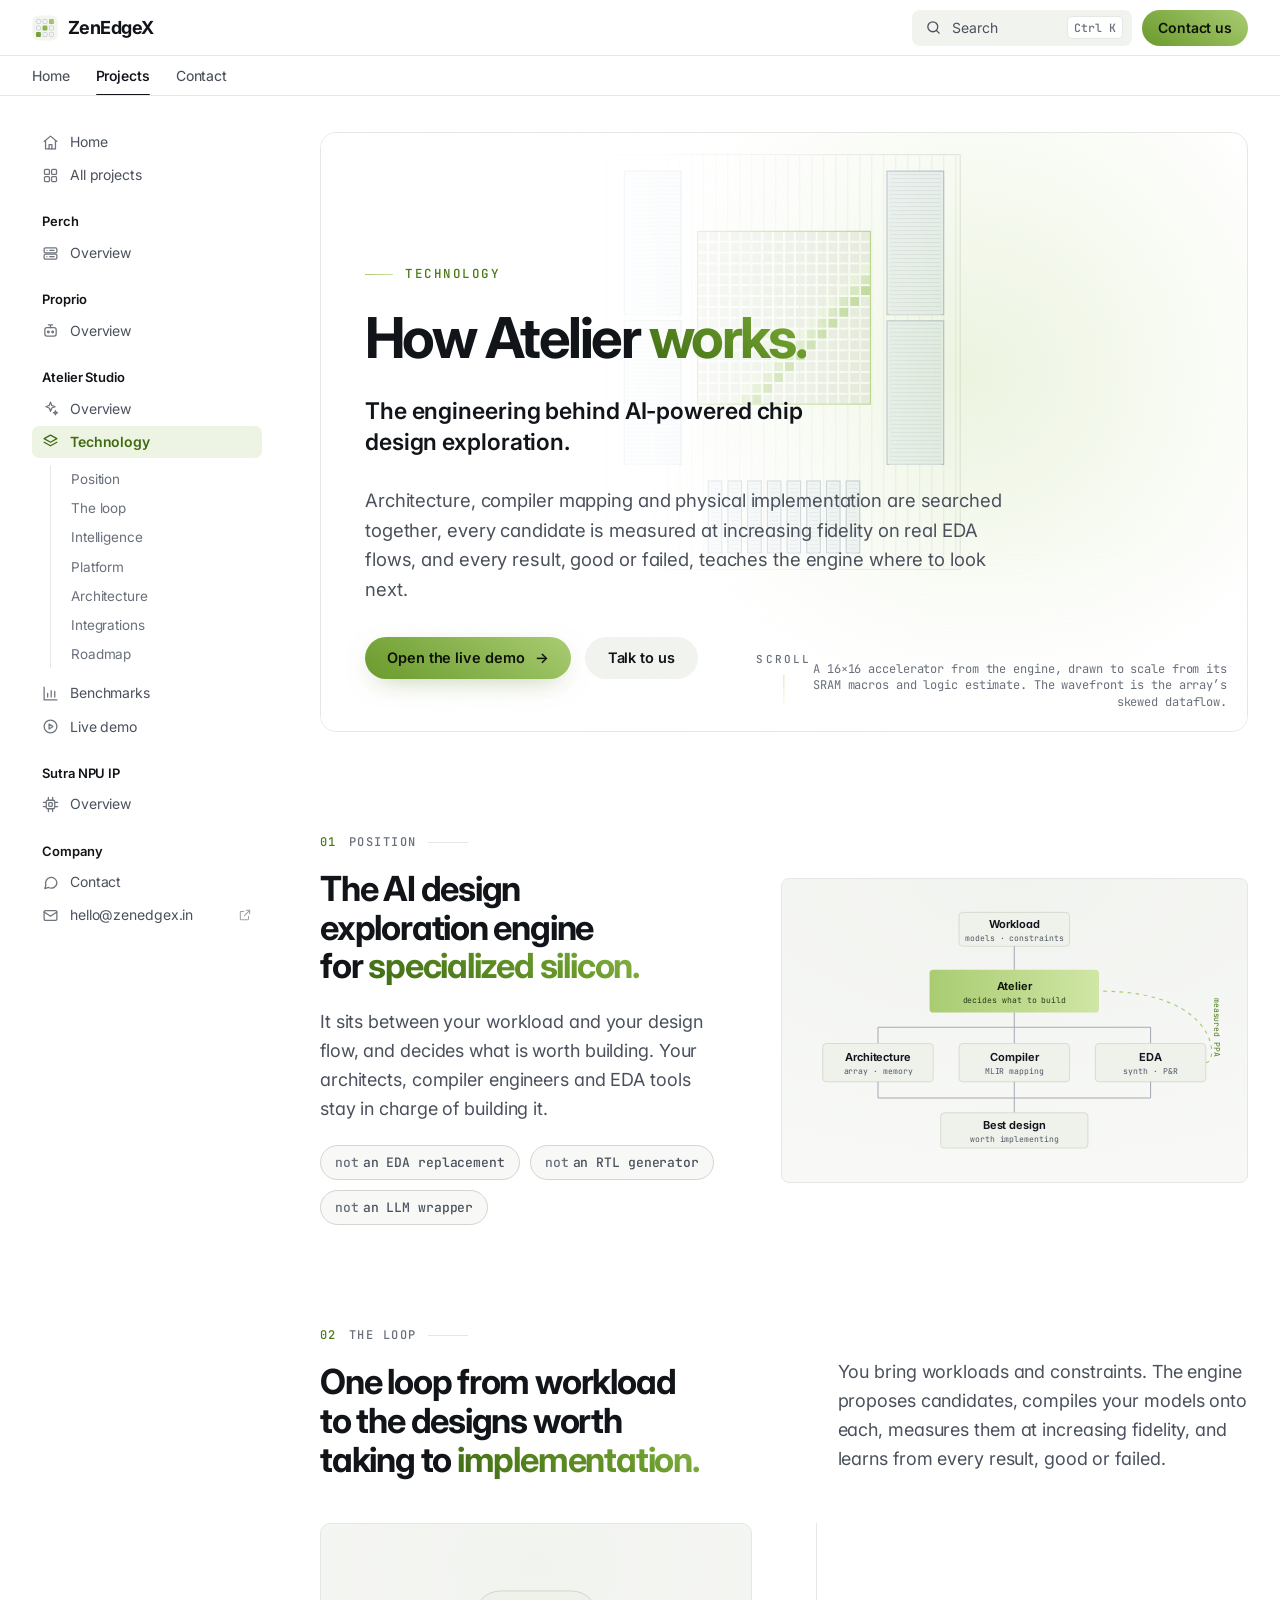
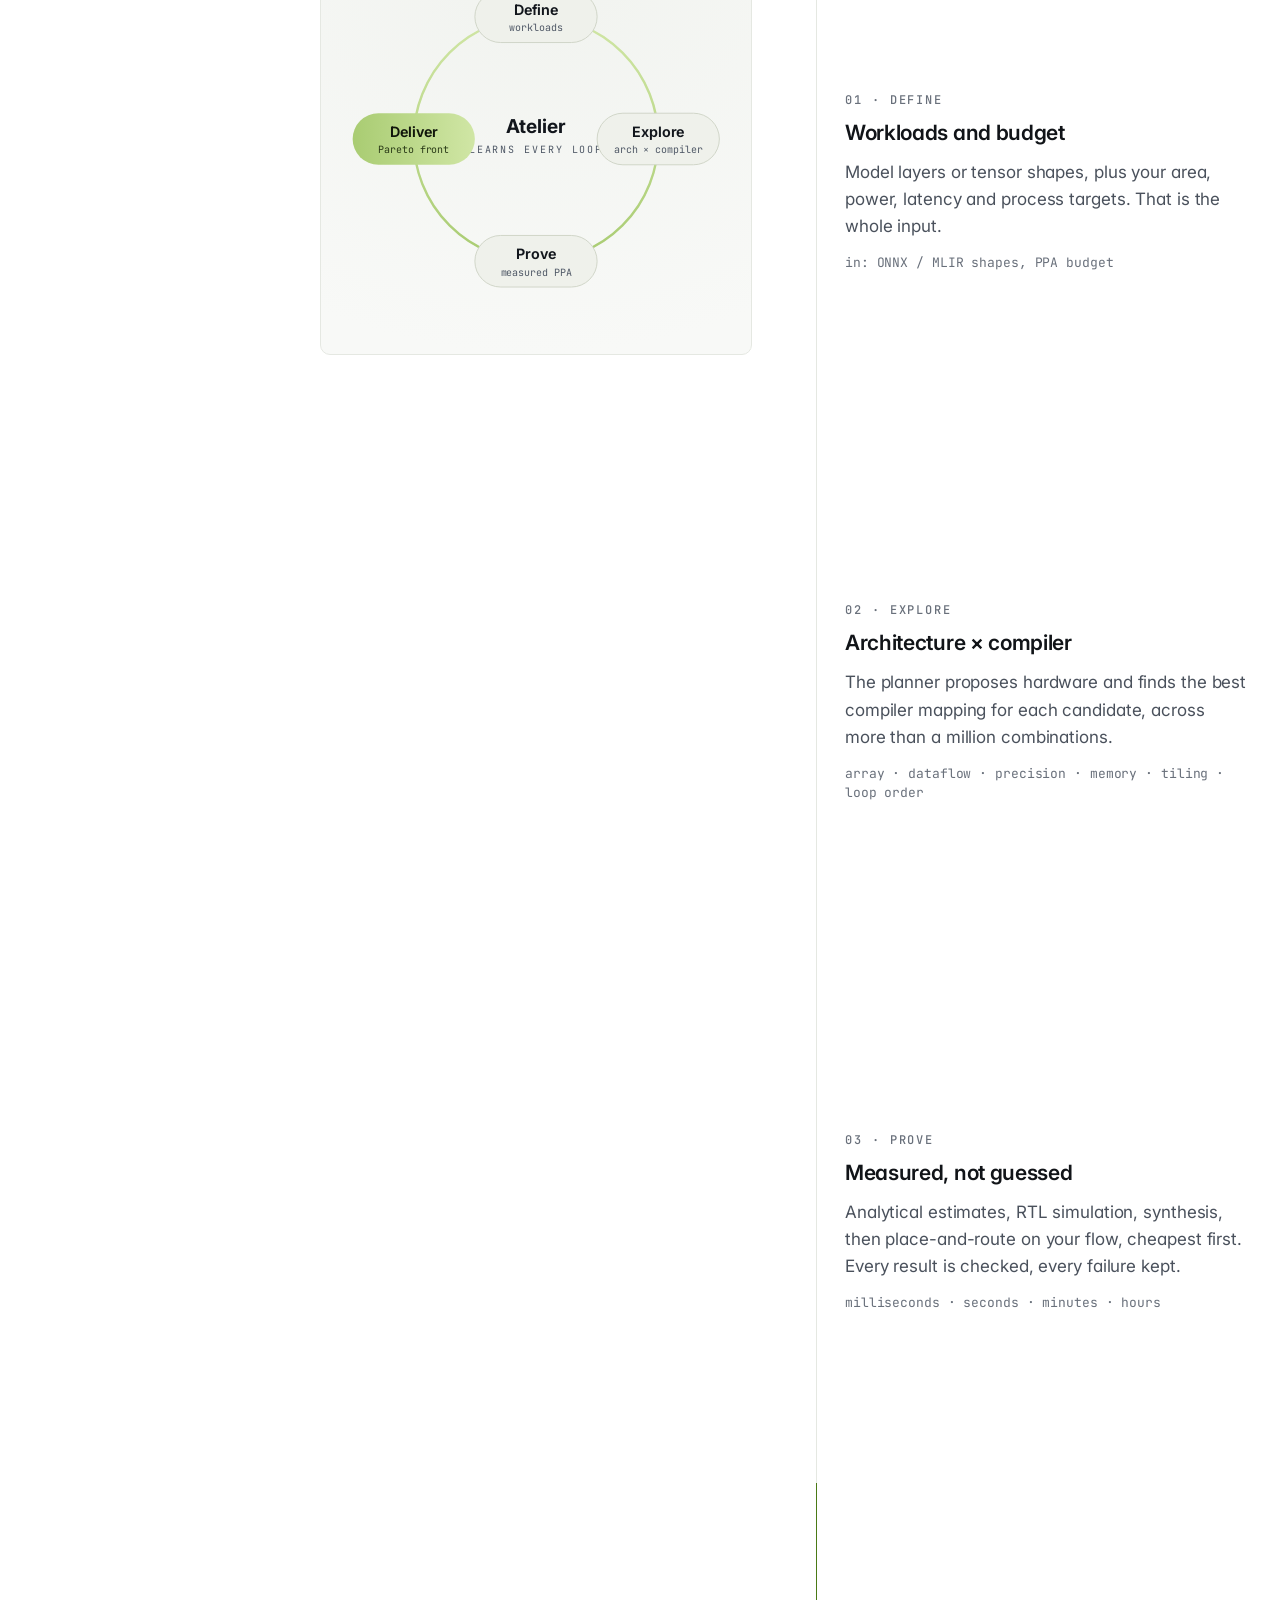
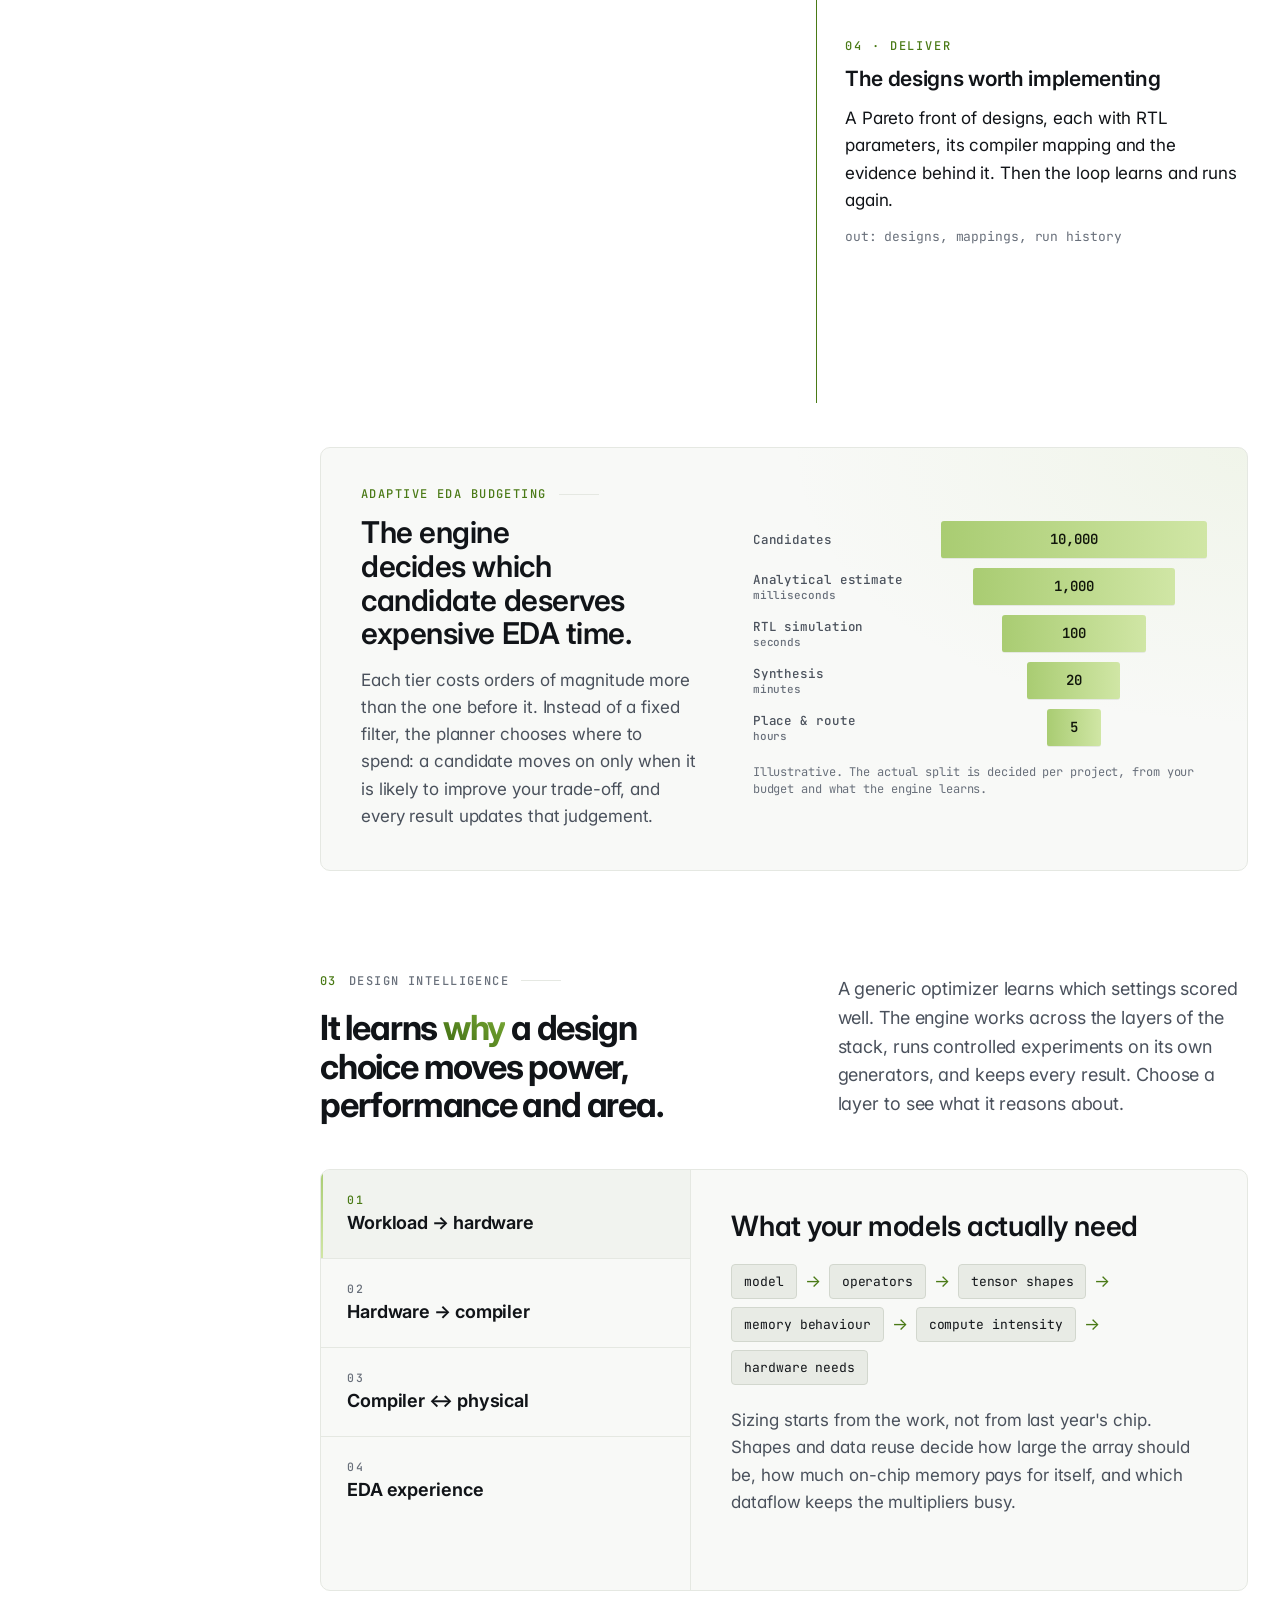
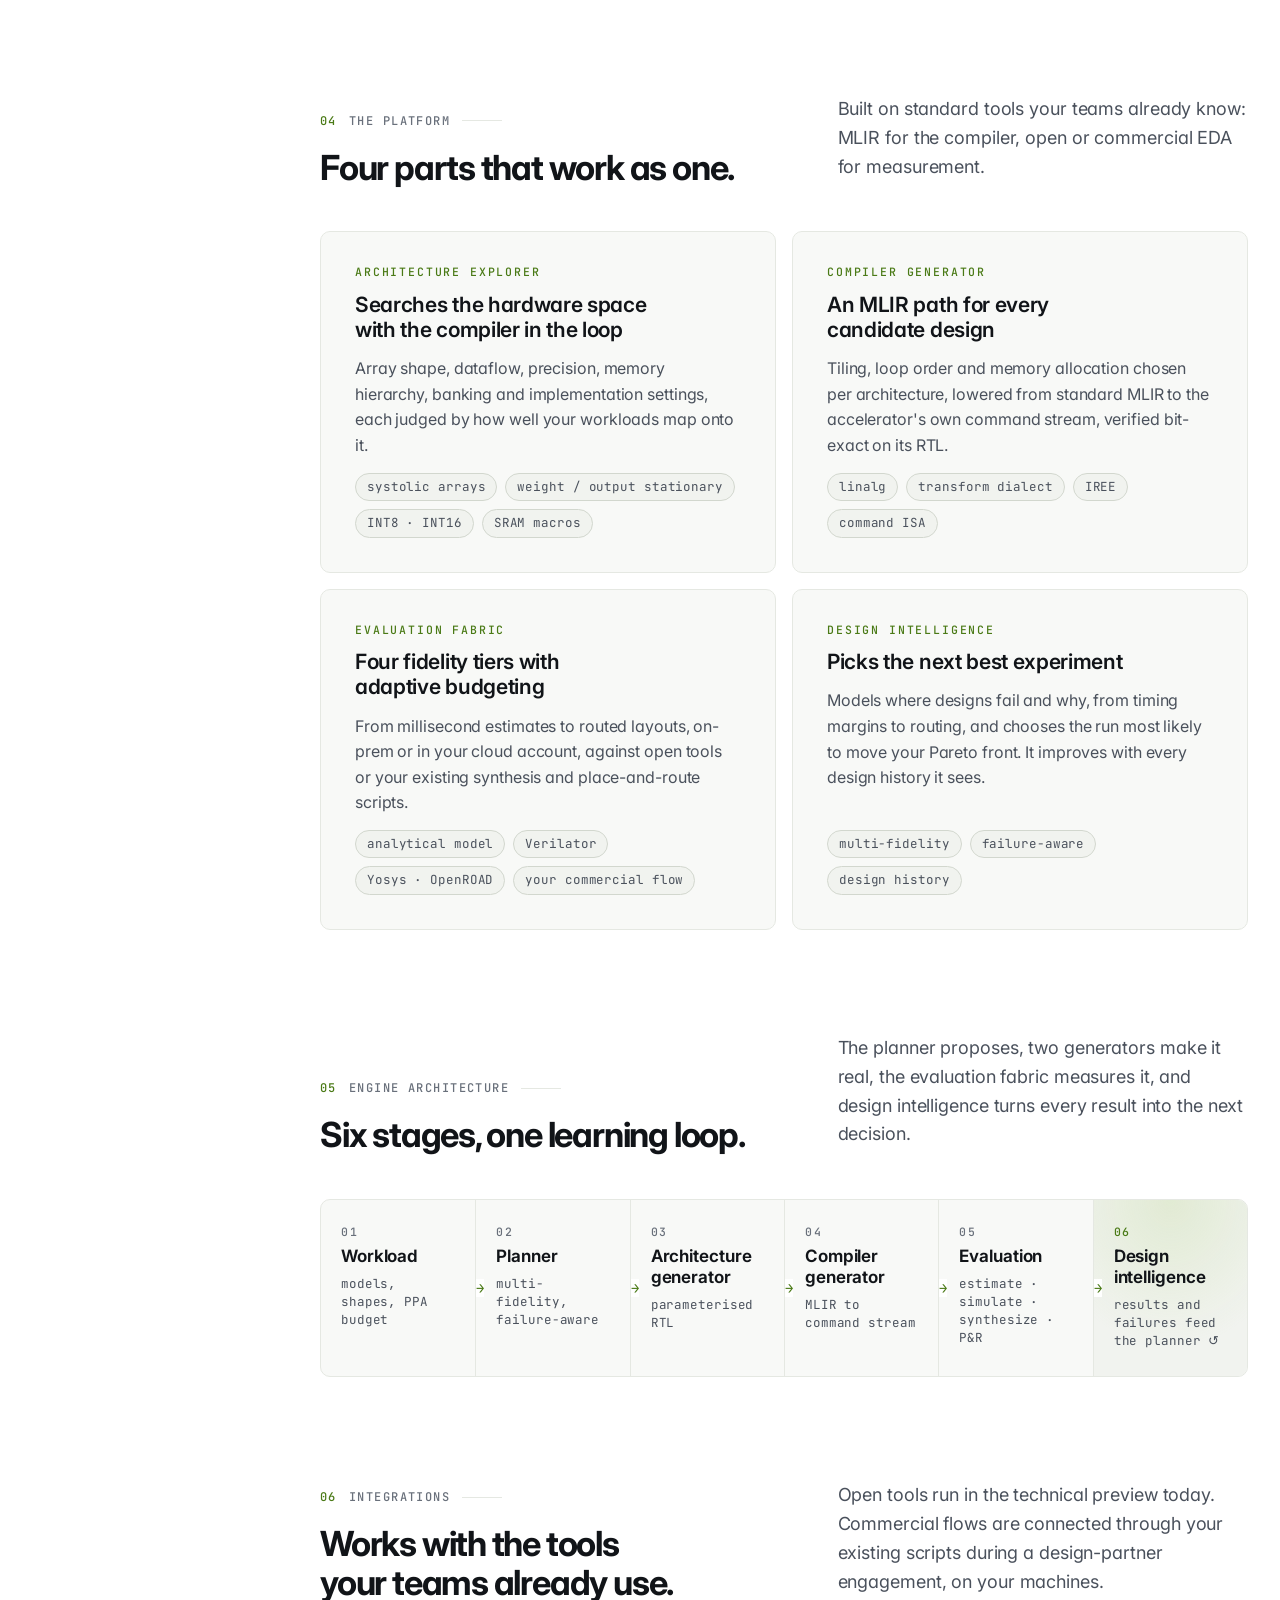
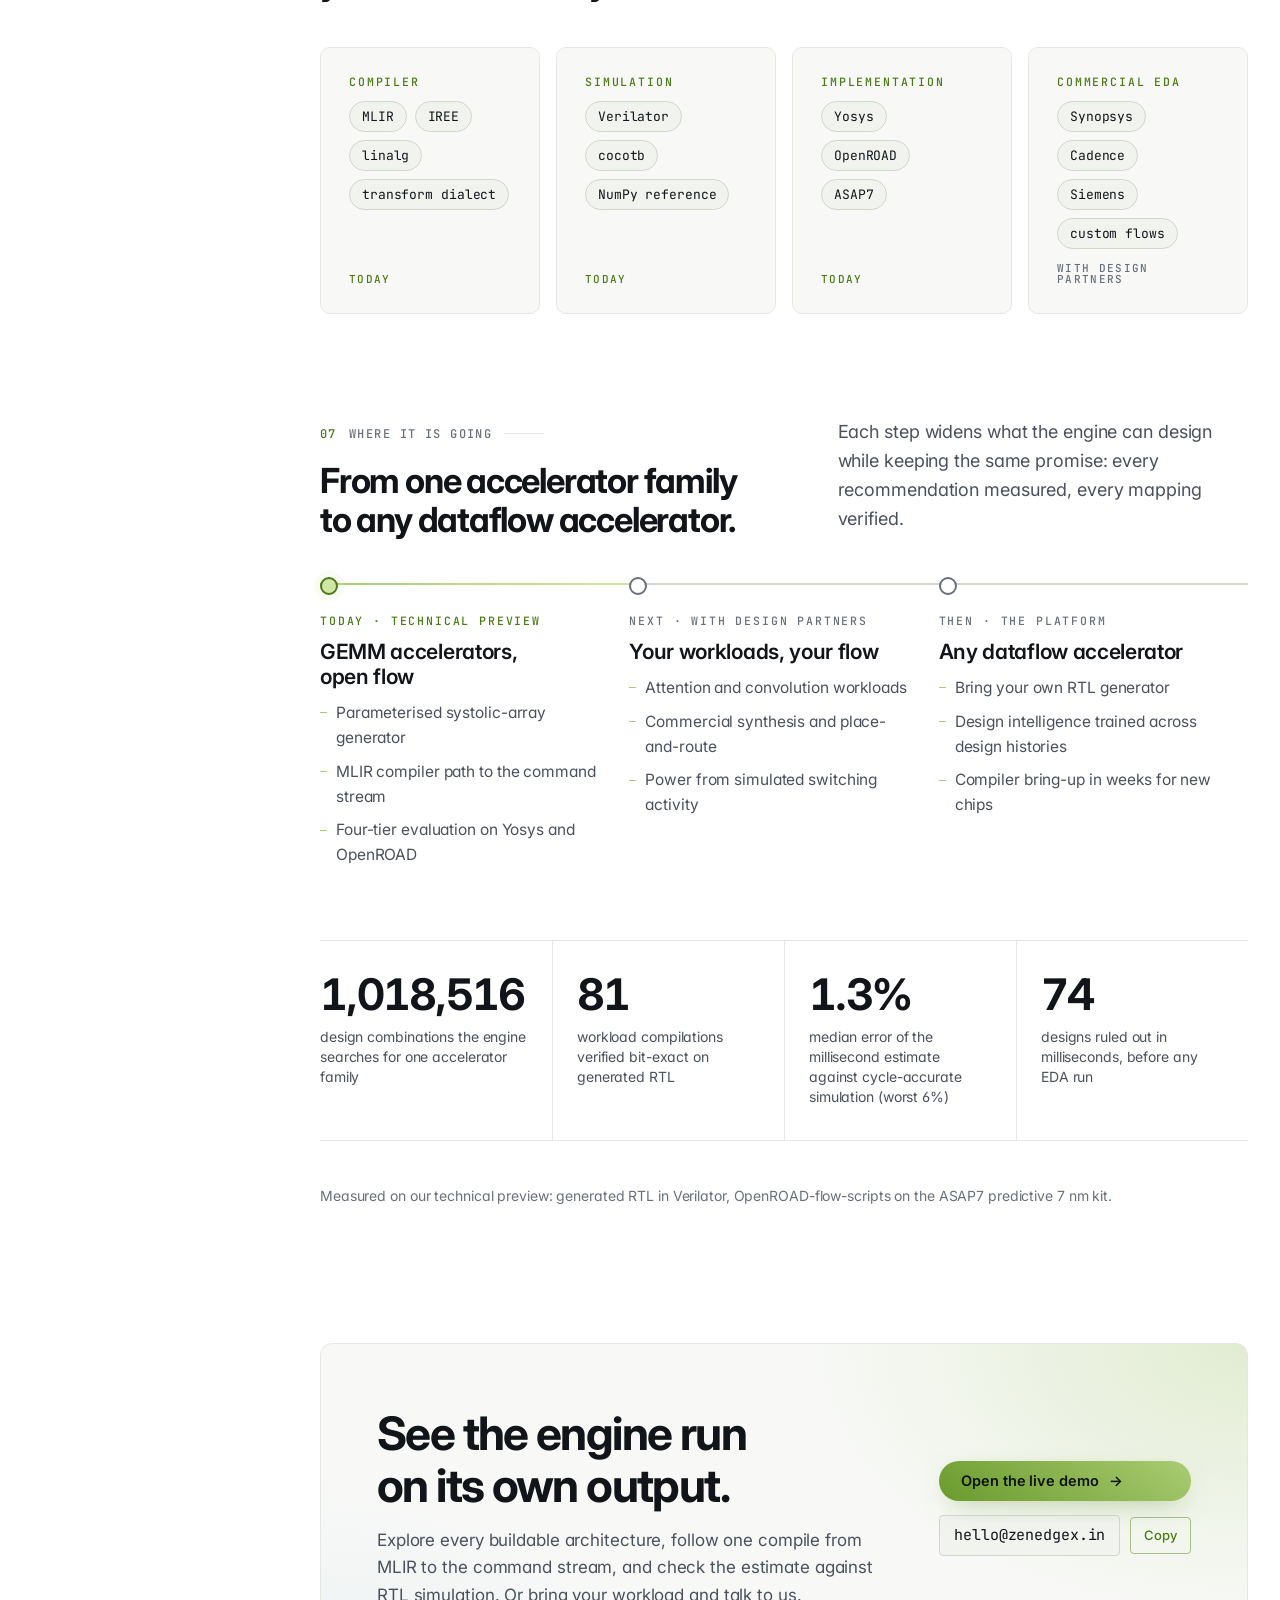
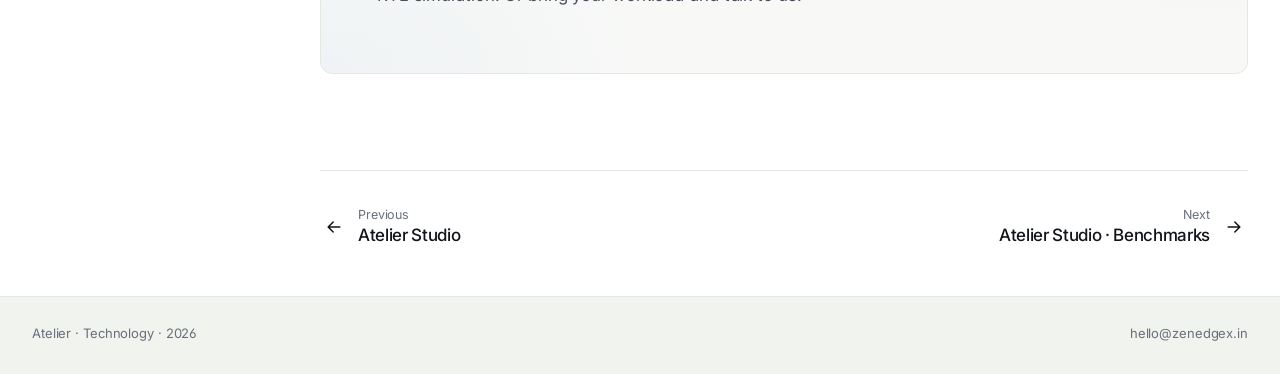
<file: technology/index.html>
<!doctype html>
<html lang="en">
<head>
<meta charset="utf-8">
<meta name="viewport" content="width=device-width, initial-scale=1, viewport-fit=cover">
<meta name="description" content="How Atelier works: architecture, compiler and implementation searched together, measured on real EDA flows, with design intelligence that learns from every run.">
<meta property="og:title" content="Atelier Technology">
<meta property="og:description" content="How Atelier works: architecture, compiler and implementation searched together, measured on real EDA flows, with design intelligence that learns from every run.">
<meta property="og:image" content="https://zenedgex.in/og-image.png">
<meta property="og:image:width" content="1200">
<meta property="og:image:height" content="630">
<meta name="twitter:card" content="summary_large_image">
<meta name="twitter:image" content="https://zenedgex.in/og-image.png">
<link rel="icon" href="../favicon.svg" type="image/svg+xml">
<link rel="icon" href="../favicon-32.png" sizes="32x32" type="image/png">
<link rel="apple-touch-icon" href="../apple-touch-icon.png">
<style>html,body{margin:0}img{max-width:100%}[hidden]{display:none!important}</style>
<title>Atelier Technology</title>
<link rel="preconnect" href="https://fonts.googleapis.com">
<link rel="preconnect" href="https://fonts.gstatic.com" crossorigin>
<link rel="stylesheet" href="https://fonts.googleapis.com/css2?family=Inter:wght@300..800&family=JetBrains+Mono:wght@400;500;600&display=swap">
<style>
/* Layout: one deliberate dark world, read as eight chapters. A fixed chapter rail (wide screens)
   and a scroll-progress line track the reader. The hero is the real floorplan with the systolic
   wavefront; "How it works" pins its loop diagram while the steps scroll past; "Intelligence" is
   a tabbed layer explorer; "Who" is a snapping carousel. Lime light is the only accent. */
:root {
  --void: #FFFFFF;
  --slab: #F6F7F3;
  --slab-2: #EFF1EB;
  --slab-3: #E7EAE2;
  --line: #E2E5DD;
  --line-2: #CFD4C7;
  --text: #12161C;
  --muted: #4F5866;
  --faint: #6B7380;
  --leaf: #A9CC72;
  --lime: #D0E6A5; --green: #4A7A16; --green-deep: #3F6B12; --green-2: #6A9A2C;
  --glow: rgba(169, 204, 114, .22);
  --display: 'Inter', 'Arial Black', Arial, sans-serif;
  --body: 'Inter', 'Helvetica Neue', Arial, sans-serif;
  --mono: 'JetBrains Mono', 'SFMono-Regular', Menlo, monospace;
  --ease: cubic-bezier(.2, .7, .2, 1);
  color-scheme: light;
}
* { box-sizing: border-box }
html { background: var(--void); scroll-behavior: smooth; scroll-padding-top: 84px }
body { background: var(--void); color: var(--text); font: 400 17px/1.6 var(--body); padding-inline: 20px; padding-block: 0 72px; -webkit-font-smoothing: antialiased; text-rendering: optimizeLegibility }
.wrap { max-width: 1200px; margin-inline: auto }
a { color: var(--green); text-underline-offset: 3px }
:focus-visible { outline: 2px solid var(--green); outline-offset: 3px; border-radius: 3px }
::selection { background: color-mix(in srgb, var(--lime) 40%, transparent) }
h1, h2, h3 { margin: 0; font-family: var(--display); text-wrap: balance }
h1 { font-size: clamp(46px, 7.4vw, 104px); line-height: .94; font-weight: 760; font-stretch: 112%; letter-spacing: -.025em; max-width: 12ch }
h2 { font-size: clamp(32px, 4.2vw, 58px); line-height: 1.02; font-weight: 720; font-stretch: 110%; letter-spacing: -.02em }
h3 { font-size: 21px; font-weight: 650; font-stretch: 106%; line-height: 1.2 }
p { margin: 0; max-width: 64ch }
em.lit, h1 em, h2 em { font-style: normal; background: linear-gradient(92deg, var(--green-deep), var(--green-2)); -webkit-background-clip: text; background-clip: text; color: transparent }
.label { font: 500 12px/1 var(--mono); letter-spacing: .2em; text-transform: uppercase; color: var(--faint); display: flex; align-items: center; gap: 12px }
.label .no { color: var(--green) }
.label::after { content: ""; flex: 0 0 40px; height: 1px; background: var(--line-2) }
.muted { color: var(--muted) }

/* ---------- top bar + progress */
.bar { position: sticky; top: env(safe-area-inset-top, 0px); z-index: 20; margin-inline: -20px; padding: 14px 20px; background: color-mix(in srgb, var(--void) 78%, transparent); backdrop-filter: saturate(140%) blur(14px); border-bottom: 1px solid var(--line) }
.bar .wrap { display: flex; justify-content: space-between; align-items: center; gap: 16px; flex-wrap: wrap }
.mark { display: flex; align-items: center; gap: 10px; font: 700 15px/1 var(--display); font-stretch: 116%; letter-spacing: .02em; color: var(--text); text-decoration: none }
.mark svg { width: 24px; height: 24px }
.bar nav { display: flex; gap: 24px; flex-wrap: wrap; font-size: 14px; align-items: center }
.bar nav a { color: var(--muted); text-decoration: none; transition: color .2s }
.bar nav a:hover, .bar nav a.on { color: var(--text) }
.bar nav a.go { color: #11160B; background: linear-gradient(92deg, var(--leaf), var(--lime)); padding: 8px 14px; border-radius: 999px; font-weight: 600 }
.progress { position: absolute; left: 0; bottom: -1px; height: 2px; width: 100%; transform-origin: 0 50%; transform: scaleX(0); background: linear-gradient(90deg, var(--leaf), var(--lime)) }

/* ---------- chapter rail (wide screens) */
.rail { position: fixed; left: max(18px, calc((100vw - 1200px) / 2 - 150px)); top: 50%; transform: translateY(-50%); z-index: 15; display: none; flex-direction: column; gap: 4px }
.rail a { display: grid; grid-template-columns: 22px auto; align-items: center; gap: 10px; text-decoration: none; color: var(--faint); font: 500 11px/1 var(--mono); letter-spacing: .12em; text-transform: uppercase; padding: 6px 0 }
.rail a i { height: 1px; background: var(--line-2); transition: width .3s var(--ease), background .3s; width: 12px; justify-self: start }
.rail a span { opacity: 0; transform: translateX(-4px); transition: opacity .25s, transform .25s var(--ease); white-space: nowrap }
.rail:hover a span, .rail a.on span { opacity: 1; transform: none }
.rail a.on { color: var(--green) }
.rail a.on i { width: 22px; background: linear-gradient(90deg, var(--leaf), var(--lime)) }
@media (min-width: 1560px) { .rail { display: flex } }

/* ---------- hero */
.hero { position: relative; margin-inline: -20px; min-height: 720px; display: grid; align-items: end; overflow: hidden; border-bottom: 1px solid var(--line); --px: 70%; --py: 40% }
#die { position: absolute; inset: 0; width: 100%; height: 100%; display: block }
.hero::before { content: ""; position: absolute; inset: 0; background: radial-gradient(600px circle at var(--px) var(--py), var(--glow), transparent 60%); pointer-events: none; z-index: 1 }
.hero::after { content: ""; position: absolute; inset: 0; background: linear-gradient(90deg, var(--void) 0%, color-mix(in srgb, var(--void) 86%, transparent) 36%, transparent 68%), linear-gradient(0deg, var(--void) 0%, transparent 32%); pointer-events: none; z-index: 1 }
.hero-copy { position: relative; z-index: 2; padding: 140px 20px 88px; max-width: 1200px; width: 100%; margin-inline: auto; display: flex; flex-direction: column; gap: 28px }
.kicker { font: 500 12.5px/1 var(--mono); letter-spacing: .2em; text-transform: uppercase; color: var(--green); display: flex; align-items: center; gap: 12px }
.kicker::before { content: ""; width: 28px; height: 1px; background: linear-gradient(90deg, var(--leaf), var(--lime)) }
.sub { font: 600 clamp(19px, 1.8vw, 23px)/1.35 var(--body); color: var(--text); max-width: 34ch }
.lede { font-size: 18.5px; line-height: 1.6; color: var(--muted); max-width: 54ch }
.cta { display: flex; gap: 14px; flex-wrap: wrap; margin-top: 4px }
.btn { position: relative; display: inline-flex; align-items: center; gap: 10px; padding: 15px 22px; border-radius: 4px; font: 600 15px/1 var(--body); text-decoration: none; letter-spacing: .01em; transition: transform .25s var(--ease), box-shadow .25s }
.btn.primary { background: linear-gradient(92deg, var(--leaf), var(--lime)); color: #11160B; box-shadow: 0 10px 40px -12px rgba(169, 204, 114, .55) }
.btn.line { color: var(--text); border: 1px solid var(--line-2); background: color-mix(in srgb, var(--slab) 70%, transparent) }
.btn .arr { transition: transform .25s var(--ease) }
.btn:hover .arr { transform: translateX(4px) }
.die-cap { position: absolute; right: 20px; bottom: 20px; z-index: 2; font: 400 12px/1.4 var(--mono); color: var(--faint); max-width: 420px; text-align: right }
.scroll-cue { position: absolute; left: 50%; bottom: 22px; z-index: 2; transform: translateX(-50%); font: 500 11px/1 var(--mono); letter-spacing: .2em; color: var(--faint); display: flex; flex-direction: column; align-items: center; gap: 10px }
.scroll-cue i { width: 1px; height: 34px; background: linear-gradient(var(--lime), transparent); animation: cue 2.2s var(--ease) infinite }
@keyframes cue { 0% { transform: scaleY(0); transform-origin: top } 50% { transform: scaleY(1); transform-origin: top } 51% { transform-origin: bottom } 100% { transform: scaleY(0); transform-origin: bottom } }

/* ---------- section scaffolding */
section { padding-block: 136px 0; display: flex; flex-direction: column; gap: 44px }
.head { display: grid; grid-template-columns: minmax(0, 1.05fr) minmax(0, .95fr); gap: 64px; align-items: end }
.head > * { min-width: 0 }
.head .body { color: var(--muted); font-size: 18px; display: flex; flex-direction: column; gap: 16px; padding-bottom: 6px }

/* glow cards: a soft light follows the pointer */
.glow { position: relative; isolation: isolate; --mx: 50%; --my: 50% }
.glow::before { content: ""; position: absolute; inset: 0; border-radius: inherit; background: radial-gradient(420px circle at var(--mx) var(--my), rgba(208, 230, 165, .10), transparent 45%); opacity: 0; transition: opacity .3s; z-index: -1; pointer-events: none }
.glow:hover::before { opacity: 1 }

/* reveal (only for content below the first screen, and only with motion allowed) */
.reveal { transition: opacity .8s var(--ease), transform .8s var(--ease) }
.pre { opacity: 0; transform: translateY(22px) }

/* ---------- 01 what it is */
.position { display: grid; grid-template-columns: minmax(0, .92fr) minmax(0, 1.08fr); gap: 64px; align-items: center }
.position > * { min-width: 0 }
.diagram { background: radial-gradient(120% 100% at 50% 0%, var(--slab-2), var(--slab)); border: 1px solid var(--line); border-radius: 8px; padding: 26px }
.diagram svg { width: 100%; height: auto; display: block }
.nots { display: flex; flex-wrap: wrap; gap: 10px }
.nots span { font: 500 13px/1 var(--mono); color: var(--muted); border: 1px solid var(--line-2); border-radius: 999px; padding: 10px 14px; background: var(--slab) }
.nots span b { color: var(--faint); font-weight: 500; margin-right: 4px }
.flow-dash { stroke-dasharray: 5 6; animation: dash 1.4s linear infinite }
@keyframes dash { to { stroke-dashoffset: -22 } }

/* ---------- 02 value */
.values { display: grid; grid-template-columns: repeat(4, minmax(0, 1fr)); gap: 16px }
.value { background: var(--slab); border: 1px solid var(--line); border-radius: 8px; padding: 30px 26px; display: flex; flex-direction: column; gap: 14px; min-width: 0; transition: border-color .3s, transform .35s var(--ease), opacity .8s var(--ease) }
.value:hover { border-color: var(--line-2); transform: translateY(-3px) }
.value .from { font: 500 11.5px/1.35 var(--mono); letter-spacing: .1em; text-transform: uppercase; color: var(--faint) }
.value .to { font: 720 30px/1.04 var(--display); font-stretch: 112%; letter-spacing: -.01em }
.value p { color: var(--muted); font-size: 15.5px }

/* ---------- 03 how it works: pinned scrollytelling */
.story { display: grid; grid-template-columns: minmax(0, 1fr) minmax(0, 1fr); gap: 64px; align-items: start }
.story > * { min-width: 0 }
.stage-pin { position: sticky; top: 110px; background: radial-gradient(110% 90% at 50% 10%, var(--slab-2), var(--slab)); border: 1px solid var(--line); border-radius: 10px; padding: 24px; aspect-ratio: 1 / 1; max-width: 100% }
.stage-pin svg { width: 100%; height: 100%; display: block }
.node rect { transition: fill .45s var(--ease), stroke .45s }
.node text { transition: fill .45s }
.node.on rect { fill: url(#cu); stroke: none }
.node.on text.t { fill: #11160B }
.node.on text.s { fill: #2A3A17 }
.steps { display: flex; flex-direction: column }
.step { min-height: min(58vh, 520px); display: flex; flex-direction: column; justify-content: center; gap: 14px; padding-block: 28px; border-left: 1px solid var(--line); padding-left: 28px; transition: border-color .4s }
.step .k { font: 500 12px/1 var(--mono); letter-spacing: .16em; color: var(--faint); transition: color .4s }
.step p { color: var(--muted); font-size: 17px; transition: color .4s }
.step .out { font: 400 13px/1.45 var(--mono); color: var(--faint) }
.step.on { border-left-color: var(--green) }
.step.on .k { color: var(--green) }
.step.on p { color: var(--text) }

.budget { display: grid; grid-template-columns: minmax(0, .85fr) minmax(0, 1.15fr); gap: 56px; align-items: center; background: radial-gradient(90% 120% at 100% 0%, color-mix(in srgb, var(--leaf) 10%, transparent), transparent 55%), var(--slab); border: 1px solid var(--line); border-radius: 10px; padding: 40px }
.budget > * { min-width: 0 }
.funnel { display: flex; flex-direction: column; gap: 9px }
.frow { display: grid; grid-template-columns: 170px minmax(0, 1fr); gap: 18px; align-items: center }
.frow .tier { font: 500 12.5px/1.3 var(--mono); color: var(--muted) }
.frow .tier small { display: block; color: var(--faint); font-size: 11px }
.frow .barwrap { display: flex; justify-content: center }
.frow .bar { height: 38px; border-radius: 3px; display: flex; align-items: center; justify-content: center; font: 600 14px/1 var(--mono); font-variant-numeric: tabular-nums; color: #11160B; background: linear-gradient(90deg, var(--leaf), var(--lime)); transition: width 1.1s var(--ease) }
.funnel .cap { font: 400 12px/1.4 var(--mono); color: var(--faint); margin-top: 8px }

/* ---------- 04 intelligence: tabbed layer explorer */
.explorer { display: grid; grid-template-columns: minmax(0, .8fr) minmax(0, 1.2fr); border: 1px solid var(--line); border-radius: 10px; overflow: hidden; background: var(--slab) }
.explorer > * { min-width: 0 }
.tabs { display: flex; flex-direction: column; border-right: 1px solid var(--line) }
.tab { all: unset; cursor: pointer; padding: 24px 26px; display: flex; flex-direction: column; gap: 6px; border-bottom: 1px solid var(--line); position: relative; transition: background .3s }
.tab:last-child { border-bottom: none }
.tab::before { content: ""; position: absolute; left: 0; top: 0; bottom: 0; width: 2px; background: linear-gradient(var(--leaf), var(--lime)); transform: scaleY(0); transition: transform .4s var(--ease) }
.tab .n { font: 500 11.5px/1 var(--mono); letter-spacing: .16em; color: var(--faint) }
.tab b { font: 650 18px/1.25 var(--display); font-stretch: 106% }
.tab:hover, .tab[aria-selected="true"] { background: var(--slab-2) }
.tab[aria-selected="true"]::before { transform: scaleY(1) }
.tab[aria-selected="true"] .n { color: var(--green) }
.tab:focus-visible { outline: 2px solid var(--green); outline-offset: -2px }
.panel { padding: 40px; display: flex; flex-direction: column; gap: 22px; min-height: 420px }
.panel[hidden] { display: none }
.panel.in { animation: panelIn .5s var(--ease) }
@keyframes panelIn { from { opacity: 0; transform: translateY(10px) } to { opacity: 1; transform: none } }
.panel h3 { font-size: 28px; line-height: 1.15 }
.panel p { color: var(--muted) }
.chain { display: flex; flex-wrap: wrap; align-items: center; gap: 8px }
.chain span { font: 400 13px/1 var(--mono); color: var(--text); border: 1px solid var(--line-2); background: var(--slab-3); border-radius: 4px; padding: 10px 12px }
.chain i { font-style: normal; color: var(--green) }
.panel.in .chain > * { animation: chainIn .5s var(--ease) both }
@keyframes chainIn { from { opacity: 0; transform: translateY(6px) } to { opacity: 1; transform: none } }
.learned { display: flex; flex-direction: column; gap: 8px; font: 400 13px/1.45 var(--mono); color: var(--muted); border-left: 2px solid var(--leaf); padding-left: 14px }
.learned b { color: var(--text); font-weight: 500 }

/* ---------- 05 platform */
.platform { display: grid; grid-template-columns: repeat(2, minmax(0, 1fr)); gap: 16px }
.mod { background: var(--slab); border: 1px solid var(--line); border-radius: 10px; padding: 34px; display: flex; flex-direction: column; gap: 14px; min-width: 0; transition: border-color .3s, opacity .8s var(--ease), transform .8s var(--ease) }
.mod:hover { border-color: var(--line-2) }
.mod .tagline { font: 500 11.5px/1 var(--mono); letter-spacing: .16em; text-transform: uppercase; color: var(--green) }
.mod p { color: var(--muted); font-size: 16px }
.mod ul { margin: 0; padding: 0; list-style: none; display: flex; flex-wrap: wrap; gap: 8px; margin-top: auto }
.mod li { font: 400 12.5px/1 var(--mono); color: var(--muted); border: 1px solid var(--line-2); border-radius: 999px; padding: 7px 11px; background: var(--slab-2) }

/* ---------- 06 who: snapping carousel */
.track { display: grid; grid-auto-flow: column; grid-auto-columns: minmax(300px, 34%); gap: 16px; overflow-x: auto; scroll-snap-type: x mandatory; scroll-behavior: smooth; padding-bottom: 6px; scrollbar-width: none }
.track::-webkit-scrollbar { display: none }
.who { scroll-snap-align: start; background: var(--slab); border: 1px solid var(--line); border-radius: 10px; padding: 32px 30px; display: flex; flex-direction: column; gap: 14px; min-width: 0 }
.who .tierk { font: 500 11.5px/1 var(--mono); letter-spacing: .16em; text-transform: uppercase; color: var(--faint) }
.who:first-child .tierk { color: var(--green) }
.who .q { font: 600 19px/1.35 var(--display); font-stretch: 104%; color: var(--text) }
.who p { color: var(--muted); font-size: 15.5px }
.ctrl { display: flex; gap: 10px; justify-content: flex-end }
.ctrl button { all: unset; cursor: pointer; width: 44px; height: 44px; border-radius: 50%; border: 1px solid var(--line-2); display: grid; place-items: center; color: var(--text); transition: border-color .2s, background .2s }
.ctrl button:hover { border-color: var(--green); background: var(--slab-2) }
.ctrl button:focus-visible { outline: 2px solid var(--green); outline-offset: 2px }
.ctrl button[disabled] { opacity: .35; cursor: default }

/* ---------- 07 roadmap + measured results */
.road { display: grid; grid-template-columns: repeat(3, minmax(0, 1fr)) }
.road > div { padding: 32px 30px 0 0; display: flex; flex-direction: column; gap: 12px; min-width: 0; position: relative }
.road > div::before { content: ""; position: absolute; top: 0; left: 0; right: 0; height: 2px; background: var(--line-2) }
.road > div.now::before { background: linear-gradient(90deg, var(--leaf), var(--lime)) }
.road > div::after { content: ""; position: absolute; top: -6px; left: 0; width: 14px; height: 14px; border-radius: 50%; background: var(--void); border: 2px solid var(--faint) }
.road > div.now::after { border-color: var(--green); background: var(--lime); box-shadow: 0 0 0 6px rgba(208, 230, 165, .14) }
.road .when { font: 500 11.5px/1 var(--mono); letter-spacing: .16em; text-transform: uppercase; color: var(--faint) }
.road .now .when { color: var(--green) }
.road ul { margin: 0; padding: 0; list-style: none; display: flex; flex-direction: column; gap: 9px; color: var(--muted); font-size: 15.5px }
.road li { padding-left: 16px; position: relative }
.road li::before { content: ""; position: absolute; left: 0; top: .72em; width: 7px; height: 1px; background: var(--leaf) }
.proof { display: grid; grid-template-columns: repeat(4, minmax(0, 1fr)); border-top: 1px solid var(--line); border-bottom: 1px solid var(--line); margin-top: 28px }
.metric { padding: 32px 24px 32px 0; display: flex; flex-direction: column; gap: 10px; min-width: 0 }
.metric + .metric { padding-left: 24px; border-left: 1px solid var(--line) }
.metric b { font: 680 clamp(30px, 3.4vw, 44px)/1 var(--display); font-stretch: 112%; font-variant-numeric: tabular-nums; letter-spacing: -.01em }
.metric span { font-size: 14px; color: var(--muted); line-height: 1.45 }
.fine { font-size: 14px; color: var(--faint); max-width: 92ch }

/* ---------- 08 pilot + closing */
.pilot { display: grid; grid-template-columns: repeat(3, minmax(0, 1fr)); gap: 16px }
.pilot > div { background: var(--slab); border: 1px solid var(--line); border-radius: 10px; padding: 30px; display: flex; flex-direction: column; gap: 14px; min-width: 0 }
.pilot ul { margin: 0; padding: 0; list-style: none; display: flex; flex-direction: column; gap: 10px; color: var(--muted); font-size: 15.5px }
.pilot li { padding-left: 18px; position: relative }
.pilot li::before { content: ""; position: absolute; left: 0; top: .72em; width: 8px; height: 1px; background: var(--leaf) }
.close { margin-top: 136px; position: relative; overflow: hidden; border: 1px solid var(--line); border-radius: 12px; padding: 64px 56px; display: grid; grid-template-columns: minmax(0, 1fr) auto; gap: 40px; align-items: center; background: radial-gradient(80% 140% at 100% 0%, color-mix(in srgb, var(--leaf) 28%, transparent), transparent 60%), radial-gradient(60% 100% at 0% 100%, rgba(134, 167, 216, .08), transparent 60%), var(--slab) }
.close > * { min-width: 0 }
.close .actions { display: flex; flex-direction: column; gap: 14px; align-items: stretch }
.mail { display: flex; align-items: center; gap: 10px; font: 400 15px/1 var(--mono) }
.mail code { color: var(--text); background: var(--slab-2); border: 1px solid var(--line-2); padding: 12px 14px; border-radius: 4px; user-select: all; font-family: var(--mono) }
.mail button { all: unset; cursor: pointer; font: 500 13px/1 var(--body); color: var(--green); border: 1px solid color-mix(in srgb, var(--green) 45%, transparent); padding: 11px 13px; border-radius: 4px }
.mail button:focus-visible { outline: 2px solid var(--green); outline-offset: 2px }
footer { margin-top: 80px; padding-top: 24px; border-top: 1px solid var(--line); font-size: 13px; color: var(--faint); display: flex; justify-content: space-between; gap: 16px; flex-wrap: wrap }

/* ---------- responsive */
@media (max-width: 1080px) { .values { grid-template-columns: repeat(2, minmax(0, 1fr)) } }
@media (max-width: 960px) {
  .hero { min-height: 640px }
  .hero::after { background: linear-gradient(0deg, var(--void) 12%, color-mix(in srgb, var(--void) 72%, transparent) 60%, color-mix(in srgb, var(--void) 40%, transparent) 100%) }
  .die-cap, .scroll-cue { display: none }
  .head, .position, .budget, .story, .explorer, .close { grid-template-columns: minmax(0, 1fr); gap: 28px }
  .stage-pin { position: relative; top: auto; max-width: 520px; margin-inline: auto; width: 100% }
  .step { min-height: auto; padding-block: 22px }
  .tabs { flex-direction: row; overflow-x: auto; border-right: none; border-bottom: 1px solid var(--line) }
  .tab { flex: 0 0 auto; border-bottom: none; border-right: 1px solid var(--line); padding: 18px 20px }
  .tab::before { left: 0; right: 0; top: auto; bottom: 0; width: auto; height: 2px; transform: scaleX(0) }
  .tab[aria-selected="true"]::before { transform: scaleX(1) }
  .panel { padding: 28px; min-height: 0 }
  .platform, .pilot, .road { grid-template-columns: minmax(0, 1fr) }
  .road > div { padding-bottom: 30px }
  .proof { grid-template-columns: repeat(2, minmax(0, 1fr)) }
  .metric:nth-child(3) { padding-left: 0; border-left: none }
  .metric:nth-child(n+3) { border-top: 1px solid var(--line) }
  .track { grid-auto-columns: minmax(270px, 82%) }
  .frow { grid-template-columns: 120px minmax(0, 1fr) }
  .close { padding: 34px 28px }
  section { padding-block: 92px 0 }
}
@media (max-width: 560px) {
  .values, .proof { grid-template-columns: minmax(0, 1fr) }
  .metric + .metric { padding-left: 0; border-left: none; border-top: 1px solid var(--line) }
}

/* ---------- architecture pipeline + integrations */
.pipeline { display: grid; grid-template-columns: repeat(6, minmax(0, 1fr)); gap: 0; border: 1px solid var(--line); border-radius: 10px; overflow: hidden; background: var(--slab) }
.pstage { padding: 26px 20px; display: flex; flex-direction: column; gap: 8px; min-width: 0; border-left: 1px solid var(--line); position: relative }
.pstage:first-child { border-left: none }
.pstage .k { font: 500 11.5px/1 var(--mono); letter-spacing: .16em; color: var(--faint) }
.pstage b { font: 650 17px/1.25 var(--display); font-stretch: 106% }
.pstage span:last-child { font: 400 12.5px/1.45 var(--mono); color: var(--muted) }
.pstage:not(:last-child)::after { content: "→"; position: absolute; right: -9px; top: 50%; transform: translateY(-50%); z-index: 1; color: var(--green); font: 600 14px/1 var(--mono); background: var(--void); padding: 2px 0 }
.pstage.hot { background: radial-gradient(120% 120% at 50% 0%, rgba(169, 204, 114, .22), transparent 70%), var(--slab-2) }
.pstage.hot .k { color: var(--green) }
.integ { display: grid; grid-template-columns: repeat(4, minmax(0, 1fr)); gap: 16px }
.integ > div { background: var(--slab); border: 1px solid var(--line); border-radius: 10px; padding: 28px; display: flex; flex-direction: column; gap: 14px; min-width: 0 }
.integ .k { font: 500 11.5px/1 var(--mono); letter-spacing: .16em; text-transform: uppercase; color: var(--green) }
.integ ul { margin: 0; padding: 0; list-style: none; display: flex; flex-wrap: wrap; gap: 8px }
.integ li { font: 400 13px/1 var(--mono); border: 1px solid var(--line-2); background: var(--slab-2); border-radius: 999px; padding: 8px 12px }
.integ .st { margin-top: auto; font: 500 11px/1 var(--mono); letter-spacing: .12em; text-transform: uppercase; color: var(--faint) }
.integ .st.now { color: var(--green) }
@media (max-width: 960px) {
  .pipeline { grid-template-columns: repeat(2, minmax(0, 1fr)) }
  .pstage { border-left: none; border-top: 1px solid var(--line) }
  .pstage:nth-child(-n+2) { border-top: none }
  .pstage:nth-child(even) { border-left: 1px solid var(--line) }
  .pstage::after { display: none }
  .integ { grid-template-columns: repeat(2, minmax(0, 1fr)) }
}
@media (max-width: 560px) { .pipeline, .integ { grid-template-columns: minmax(0, 1fr) } .pstage:nth-child(even) { border-left: none } .pstage:nth-child(2) { border-top: 1px solid var(--line) } }
@media (prefers-reduced-motion: reduce) {
  *, *::before, *::after { animation: none !important; transition: none !important; scroll-behavior: auto !important }
}
</style>
<link rel="stylesheet" href="../assets/zx.css">
</head>
<body>
<!--zx:header-->
<header class="zx-header">
  <div class="zx-header__row">
    <button class="zx-icon-btn zx-menu" type="button" aria-label="Open navigation" aria-controls="zx-side" aria-expanded="false"><svg viewBox="0 0 24 24" fill="none" stroke="currentColor" stroke-width="1.8" stroke-linecap="round" stroke-linejoin="round" aria-hidden="true"><path d="M4 7h16M4 12h16M4 17h16"/></svg></button>
    <a class="zx-logo" href="../"><svg width="26" height="26" viewBox="0 0 64 64" aria-hidden="true"><defs><linearGradient id="mkg" x1="10" y1="54" x2="54" y2="10" gradientUnits="userSpaceOnUse"><stop offset="0" stop-color="#6A9A2C"/><stop offset="1" stop-color="#A9CC72"/></linearGradient></defs><rect x="1" y="1" width="62" height="62" rx="15" fill="#F3F5EF"/><rect x="10.9" y="10.9" width="10.2" height="10.2" rx="2" fill="none" stroke="#C3C9D1" stroke-width="1.8"/><rect x="26.9" y="10.9" width="10.2" height="10.2" rx="2" fill="none" stroke="#C3C9D1" stroke-width="1.8"/><rect x="42" y="10" width="12" height="12" rx="2.5" fill="url(#mkg)"/><rect x="10.9" y="26.9" width="10.2" height="10.2" rx="2" fill="none" stroke="#C3C9D1" stroke-width="1.8"/><rect x="26" y="26" width="12" height="12" rx="2.5" fill="url(#mkg)"/><rect x="42.9" y="26.9" width="10.2" height="10.2" rx="2" fill="none" stroke="#C3C9D1" stroke-width="1.8"/><rect x="10" y="42" width="12" height="12" rx="2.5" fill="url(#mkg)"/><rect x="26.9" y="42.9" width="10.2" height="10.2" rx="2" fill="none" stroke="#C3C9D1" stroke-width="1.8"/><rect x="42.9" y="42.9" width="10.2" height="10.2" rx="2" fill="none" stroke="#C3C9D1" stroke-width="1.8"/></svg><span>ZenEdgeX</span></a>
    <div class="zx-header__end">
      <button class="zx-search-btn" type="button" data-zx-search aria-label="Search"><svg viewBox="0 0 24 24" fill="none" stroke="currentColor" stroke-width="1.8" stroke-linecap="round" stroke-linejoin="round" aria-hidden="true"><circle cx="11" cy="11" r="7"/><path d="m20 20-3.5-3.5"/></svg><span>Search</span><kbd>⌘K</kbd></button>
      <a class="zx-pill" href="../contact/">Contact us</a>
    </div>
  </div>
  <div class="progress" id="progress" aria-hidden="true"></div>
</header>
<nav class="zx-tabs" aria-label="Main"><div class="zx-tabs__in"><a href="../">Home</a><a href="../projects/" aria-current="page">Projects</a><a href="../contact/">Contact</a></div></nav>
<!--/zx:header-->
<div class="zx-shell">
<!--zx:side-->
<aside class="zx-side" id="zx-side" aria-label="Site">
  <div class="zx-side__head"><a class="zx-logo" href="../"><svg width="26" height="26" viewBox="0 0 64 64" aria-hidden="true"><defs><linearGradient id="mkg-side" x1="10" y1="54" x2="54" y2="10" gradientUnits="userSpaceOnUse"><stop offset="0" stop-color="#6A9A2C"/><stop offset="1" stop-color="#A9CC72"/></linearGradient></defs><rect x="1" y="1" width="62" height="62" rx="15" fill="#F3F5EF"/><rect x="10.9" y="10.9" width="10.2" height="10.2" rx="2" fill="none" stroke="#C3C9D1" stroke-width="1.8"/><rect x="26.9" y="10.9" width="10.2" height="10.2" rx="2" fill="none" stroke="#C3C9D1" stroke-width="1.8"/><rect x="42" y="10" width="12" height="12" rx="2.5" fill="url(#mkg-side)"/><rect x="10.9" y="26.9" width="10.2" height="10.2" rx="2" fill="none" stroke="#C3C9D1" stroke-width="1.8"/><rect x="26" y="26" width="12" height="12" rx="2.5" fill="url(#mkg-side)"/><rect x="42.9" y="26.9" width="10.2" height="10.2" rx="2" fill="none" stroke="#C3C9D1" stroke-width="1.8"/><rect x="10" y="42" width="12" height="12" rx="2.5" fill="url(#mkg-side)"/><rect x="26.9" y="42.9" width="10.2" height="10.2" rx="2" fill="none" stroke="#C3C9D1" stroke-width="1.8"/><rect x="42.9" y="42.9" width="10.2" height="10.2" rx="2" fill="none" stroke="#C3C9D1" stroke-width="1.8"/></svg><span>ZenEdgeX</span></a></div>
  <nav class="zx-nav" aria-label="Pages">
    <a class="zx-nav__link" href="../" data-zx-page="Home"><svg viewBox="0 0 24 24" fill="none" stroke="currentColor" stroke-width="1.8" stroke-linecap="round" stroke-linejoin="round" aria-hidden="true"><path d="M3 10.5 12 3l9 7.5"/><path d="M5 9.5V21h14V9.5"/><path d="M10 21v-6h4v6"/></svg><span>Home</span></a>
    <a class="zx-nav__link" href="../projects/" data-zx-page="Projects"><svg viewBox="0 0 24 24" fill="none" stroke="currentColor" stroke-width="1.8" stroke-linecap="round" stroke-linejoin="round" aria-hidden="true"><rect x="3.5" y="3.5" width="7" height="7" rx="1.5"/><rect x="13.5" y="3.5" width="7" height="7" rx="1.5"/><rect x="3.5" y="13.5" width="7" height="7" rx="1.5"/><rect x="13.5" y="13.5" width="7" height="7" rx="1.5"/></svg><span>All projects</span></a>
    <p class="zx-nav__group">Perch</p>
    <a class="zx-nav__link" href="../perch/" data-zx-page="Perch"><svg viewBox="0 0 24 24" fill="none" stroke="currentColor" stroke-width="1.8" stroke-linecap="round" stroke-linejoin="round" aria-hidden="true"><rect x="3" y="4" width="18" height="7" rx="2"/><rect x="3" y="13" width="18" height="7" rx="2"/><path d="M7 7.5h.01M7 16.5h.01M11 7.5h6M11 16.5h6"/></svg><span>Overview</span></a>
    <p class="zx-nav__group">Proprio</p>
    <a class="zx-nav__link" href="../proprio/" data-zx-page="Proprio"><svg viewBox="0 0 24 24" fill="none" stroke="currentColor" stroke-width="1.8" stroke-linecap="round" stroke-linejoin="round" aria-hidden="true"><rect x="4" y="8" width="16" height="12" rx="3"/><path d="M12 8V4M9 4h6"/><circle cx="9" cy="14" r="1.2"/><circle cx="15" cy="14" r="1.2"/></svg><span>Overview</span></a>
    <p class="zx-nav__group">Atelier Studio</p>
    <a class="zx-nav__link" href="../engine/" data-zx-page="Atelier Studio"><svg viewBox="0 0 24 24" fill="none" stroke="currentColor" stroke-width="1.8" stroke-linecap="round" stroke-linejoin="round" aria-hidden="true"><path d="M12 3l1.8 4.7 4.7 1.8-4.7 1.8L12 16l-1.8-4.7-4.7-1.8 4.7-1.8z"/><path d="M19 15l.8 2.2 2.2.8-2.2.8L19 21l-.8-2.2-2.2-.8 2.2-.8z"/></svg><span>Overview</span></a>
    <a class="zx-nav__link" href="../technology/" data-zx-page="Atelier Studio · Technology" aria-current="page"><svg viewBox="0 0 24 24" fill="none" stroke="currentColor" stroke-width="1.8" stroke-linecap="round" stroke-linejoin="round" aria-hidden="true"><path d="m12 3 9 5-9 5-9-5z"/><path d="m3 13 9 5 9-5"/></svg><span>Technology</span></a>
    <a class="zx-nav__link" href="../benchmarks/" data-zx-page="Atelier Studio · Benchmarks"><svg viewBox="0 0 24 24" fill="none" stroke="currentColor" stroke-width="1.8" stroke-linecap="round" stroke-linejoin="round" aria-hidden="true"><path d="M3 3v18h18"/><path d="M8 17v-5M13 17V8M18 17V9"/></svg><span>Benchmarks</span></a>
    <a class="zx-nav__link" href="../demo/" data-zx-page="Atelier Studio · Live demo"><svg viewBox="0 0 24 24" fill="none" stroke="currentColor" stroke-width="1.8" stroke-linecap="round" stroke-linejoin="round" aria-hidden="true"><circle cx="12" cy="12" r="9"/><path d="m10 8.5 5.5 3.5-5.5 3.5z"/></svg><span>Live demo</span></a>
    <p class="zx-nav__group">Sutra NPU IP</p>
    <a class="zx-nav__link" href="../ip/" data-zx-page="Sutra NPU IP"><svg viewBox="0 0 24 24" fill="none" stroke="currentColor" stroke-width="1.8" stroke-linecap="round" stroke-linejoin="round" aria-hidden="true"><rect x="6" y="6" width="12" height="12" rx="2"/><rect x="9.5" y="9.5" width="5" height="5" rx="1"/><path d="M9 2v3M15 2v3M9 19v3M15 19v3M2 9h3M2 15h3M19 9h3M19 15h3"/></svg><span>Overview</span></a>
    <p class="zx-nav__group">Company</p>
    <a class="zx-nav__link" href="../contact/" data-zx-page="Contact"><svg viewBox="0 0 24 24" fill="none" stroke="currentColor" stroke-width="1.8" stroke-linecap="round" stroke-linejoin="round" aria-hidden="true"><path d="M21 12a8 8 0 0 1-11.8 7L4 20.5l1.5-5A8 8 0 1 1 21 12z"/></svg><span>Contact</span></a>
    <a class="zx-nav__link" href="mailto:hello@zenedgex.in"><svg viewBox="0 0 24 24" fill="none" stroke="currentColor" stroke-width="1.8" stroke-linecap="round" stroke-linejoin="round" aria-hidden="true"><rect x="3" y="5" width="18" height="14" rx="2"/><path d="m3 7 9 6 9-6"/></svg><span>hello@zenedgex.in</span><svg class="ext" viewBox="0 0 24 24" fill="none" stroke="currentColor" stroke-width="1.8" stroke-linecap="round" stroke-linejoin="round" aria-hidden="true"><path d="M14 4h6v6M20 4l-9 9M18 14v5a1 1 0 0 1-1 1H5a1 1 0 0 1-1-1V7a1 1 0 0 1 1-1h5"/></svg></a>
  </nav>
</aside>
<!--/zx:side-->
<div class="zx-scrim"></div>
<main class="zx-main" id="zx-main">



<nav class="rail" id="rail" aria-label="Chapters">
  <a href="#what"><i></i><span>01 Position</span></a>
  <a href="#how"><i></i><span>02 The loop</span></a>
  <a href="#intelligence"><i></i><span>03 Intelligence</span></a>
  <a href="#platform"><i></i><span>04 Platform</span></a>
  <a href="#architecture"><i></i><span>05 Architecture</span></a>
  <a href="#integrations"><i></i><span>06 Integrations</span></a>
  <a href="#road"><i></i><span>07 Roadmap</span></a>
</nav>

<div class="hero" id="top">
  <canvas id="die" aria-hidden="true"></canvas>
  <div class="hero-copy">
    <p class="kicker">Technology</p>
    <h1>How Atelier <em>works.</em></h1>
    <p class="sub">The engineering behind AI-powered chip design exploration.</p>
    <p class="lede">Architecture, compiler mapping and physical implementation are searched together, every candidate is measured at increasing fidelity on real EDA flows, and every result, good or failed, teaches the engine where to look next.</p>
    <div class="cta">
      <a class="btn primary" data-to="demo" href="#">Open the live demo <span class="arr">→</span></a>
      <a class="btn line" data-to="home" data-hash="#contact" href="#">Talk to us</a>
    </div>
  </div>
  <p class="die-cap" id="die-cap"></p>
  <div class="scroll-cue" aria-hidden="true">SCROLL<i></i></div>
</div>

<div class="wrap">

  <section id="what">
    <div class="position">
      <div style="display:flex;flex-direction:column;gap:22px">
        <p class="label"><span class="no">01</span> Position</p>
        <h2>The AI design exploration engine for <em>specialized silicon.</em></h2>
        <p class="muted" style="font-size:18px">It sits between your workload and your design flow, and decides what is worth building. Your architects, compiler engineers and EDA tools stay in charge of building it.</p>
        <div class="nots"><span><b>not</b>an EDA replacement</span><span><b>not</b>an RTL generator</span><span><b>not</b>an LLM wrapper</span></div>
      </div>
      <div class="diagram reveal"><svg id="where" viewBox="0 0 560 340" role="img" aria-label="The engine sits between the workload and the architecture, compiler and EDA layers; measured results flow back to it and it returns the best design"></svg></div>
    </div>
  </section>

  <section id="how">
    <div class="head">
      <div style="display:flex;flex-direction:column;gap:22px">
        <p class="label"><span class="no">02</span> The loop</p>
        <h2>One loop from workload to the designs worth taking to <em>implementation.</em></h2>
      </div>
      <div class="body"><p>You bring workloads and constraints. The engine proposes candidates, compiles your models onto each, measures them at increasing fidelity, and learns from every result, good or failed.</p></div>
    </div>
    <div class="story">
      <div class="stage-pin"><svg id="loop" viewBox="0 0 400 400" role="img" aria-label="The engine's loop: define, explore, prove, deliver, then learn and repeat"></svg></div>
      <div class="steps" id="steps">
        <article class="step on" data-i="0"><span class="k">01 · DEFINE</span><h3>Workloads and budget</h3><p>Model layers or tensor shapes, plus your area, power, latency and process targets. That is the whole input.</p><span class="out">in: ONNX / MLIR shapes, PPA budget</span></article>
        <article class="step" data-i="1"><span class="k">02 · EXPLORE</span><h3>Architecture × compiler</h3><p>The planner proposes hardware and finds the best compiler mapping for each candidate, across more than a million combinations.</p><span class="out">array · dataflow · precision · memory · tiling · loop order</span></article>
        <article class="step" data-i="2"><span class="k">03 · PROVE</span><h3>Measured, not guessed</h3><p>Analytical estimates, RTL simulation, synthesis, then place-and-route on your flow, cheapest first. Every result is checked, every failure kept.</p><span class="out">milliseconds · seconds · minutes · hours</span></article>
        <article class="step" data-i="3"><span class="k">04 · DELIVER</span><h3>The designs worth implementing</h3><p>A Pareto front of designs, each with RTL parameters, its compiler mapping and the evidence behind it. Then the loop learns and runs again.</p><span class="out">out: designs, mappings, run history</span></article>
      </div>
    </div>
    <div class="budget reveal">
      <div style="display:flex;flex-direction:column;gap:16px">
        <p class="label" style="color: var(--green)">Adaptive EDA budgeting</p>
        <h3 style="font-size:30px;line-height:1.12">The engine decides which candidate deserves expensive EDA time.</h3>
        <p class="muted">Each tier costs orders of magnitude more than the one before it. Instead of a fixed filter, the planner chooses where to spend: a candidate moves on only when it is likely to improve your trade-off, and every result updates that judgement.</p>
      </div>
      <div class="funnel" id="funnel">
        <div class="frow"><span class="tier">Candidates</span><div class="barwrap"><div class="bar" data-w="100">10,000</div></div></div>
        <div class="frow"><span class="tier">Analytical estimate<small>milliseconds</small></span><div class="barwrap"><div class="bar" data-w="76">1,000</div></div></div>
        <div class="frow"><span class="tier">RTL simulation<small>seconds</small></span><div class="barwrap"><div class="bar" data-w="54">100</div></div></div>
        <div class="frow"><span class="tier">Synthesis<small>minutes</small></span><div class="barwrap"><div class="bar" data-w="35">20</div></div></div>
        <div class="frow"><span class="tier">Place &amp; route<small>hours</small></span><div class="barwrap"><div class="bar" data-w="20">5</div></div></div>
        <p class="cap">Illustrative. The actual split is decided per project, from your budget and what the engine learns.</p>
      </div>
    </div>
  </section>

  <section id="intelligence">
    <div class="head">
      <div style="display:flex;flex-direction:column;gap:22px">
        <p class="label"><span class="no">03</span> Design intelligence</p>
        <h2>It learns <em>why</em> a design choice moves power, performance and area.</h2>
      </div>
      <div class="body"><p>A generic optimizer learns which settings scored well. The engine works across the layers of the stack, runs controlled experiments on its own generators, and keeps every result. Choose a layer to see what it reasons about.</p></div>
    </div>
    <div class="explorer">
      <div class="tabs" role="tablist" aria-label="Layers of design intelligence">
        <button class="tab" role="tab" id="t0" aria-controls="p0" aria-selected="true" tabindex="0"><span class="n">01</span><b>Workload → hardware</b></button>
        <button class="tab" role="tab" id="t1" aria-controls="p1" aria-selected="false" tabindex="-1"><span class="n">02</span><b>Hardware → compiler</b></button>
        <button class="tab" role="tab" id="t2" aria-controls="p2" aria-selected="false" tabindex="-1"><span class="n">03</span><b>Compiler ↔ physical</b></button>
        <button class="tab" role="tab" id="t3" aria-controls="p3" aria-selected="false" tabindex="-1"><span class="n">04</span><b>EDA experience</b></button>
      </div>
      <div class="panel" role="tabpanel" id="p0" aria-labelledby="t0">
        <h3>What your models actually need</h3>
        <div class="chain"><span>model</span><i>→</i><span>operators</span><i>→</i><span>tensor shapes</span><i>→</i><span>memory behaviour</span><i>→</i><span>compute intensity</span><i>→</i><span>hardware needs</span></div>
        <p>Sizing starts from the work, not from last year's chip. Shapes and data reuse decide how large the array should be, how much on-chip memory pays for itself, and which dataflow keeps the multipliers busy.</p>
      </div>
      <div class="panel" role="tabpanel" id="p1" aria-labelledby="t1" hidden>
        <h3>A mapping for every candidate</h3>
        <div class="chain"><span>architecture</span><i>→</i><span>primitives</span><i>→</i><span>memory hierarchy</span><i>→</i><span>parallelism</span><i>→</i><span>MLIR mapping</span></div>
        <p>Each design is judged by how well your workloads really run on it, not by its peak numbers. The compiler path is generated per candidate and verified bit-exact on that candidate's RTL.</p>
      </div>
      <div class="panel" role="tabpanel" id="p2" aria-labelledby="t2" hidden>
        <h3>Hardware is only as good as its mappings</h3>
        <div class="chain"><span>tiling</span><i>→</i><span>data movement</span><i>→</i><span>buffer need</span><i>→</i><span>SRAM size</span><i>→</i><span>area &amp; power</span></div>
        <p>A large scratchpad is worth its area only if the compiler can use it, and a mapping is only possible if the hardware has room for it. Choosing both together avoids paying for silicon the software never touches.</p>
      </div>
      <div class="panel" role="tabpanel" id="p3" aria-labelledby="t3" hidden>
        <h3>Every run becomes design knowledge</h3>
        <div class="chain"><span>architecture</span><i>+</i><span>compiler</span><i>+</i><span>RTL</span><i>+</i><span>synthesis</span><i>+</i><span>P&amp;R</span><i>→</i><span>PPA &amp; failures</span></div>
        <div class="learned"><span>The kind of rule it learns:</span><span><b>large array + aggressive clock</b> → timing and routing risk</span><span><b>large SRAM, small tiles</b> → area spent for nothing</span><span><b>too little buffer</b> → mappings that do not fit</span></div>
        <p>Failures are not discarded. They teach the engine where not to spend the next expensive run, and the next project starts from that experience.</p>
      </div>
    </div>
  </section>

  <section id="platform">
    <div class="head">
      <div style="display:flex;flex-direction:column;gap:22px">
        <p class="label"><span class="no">04</span> The platform</p>
        <h2>Four parts that work as one.</h2>
      </div>
      <div class="body"><p>Built on standard tools your teams already know: MLIR for the compiler, open or commercial EDA for measurement.</p></div>
    </div>
    <div class="platform">
      <div class="mod glow reveal"><span class="tagline">Architecture explorer</span><h3>Searches the hardware space with the compiler in the loop</h3><p>Array shape, dataflow, precision, memory hierarchy, banking and implementation settings, each judged by how well your workloads map onto it.</p><ul><li>systolic arrays</li><li>weight / output stationary</li><li>INT8 · INT16</li><li>SRAM macros</li></ul></div>
      <div class="mod glow reveal"><span class="tagline">Compiler generator</span><h3>An MLIR path for every candidate design</h3><p>Tiling, loop order and memory allocation chosen per architecture, lowered from standard MLIR to the accelerator's own command stream, verified bit-exact on its RTL.</p><ul><li>linalg</li><li>transform dialect</li><li>IREE</li><li>command ISA</li></ul></div>
      <div class="mod glow reveal"><span class="tagline">Evaluation fabric</span><h3>Four fidelity tiers with adaptive budgeting</h3><p>From millisecond estimates to routed layouts, on-prem or in your cloud account, against open tools or your existing synthesis and place-and-route scripts.</p><ul><li>analytical model</li><li>Verilator</li><li>Yosys · OpenROAD</li><li>your commercial flow</li></ul></div>
      <div class="mod glow reveal"><span class="tagline">Design intelligence</span><h3>Picks the next best experiment</h3><p>Models where designs fail and why, from timing margins to routing, and chooses the run most likely to move your Pareto front. It improves with every design history it sees.</p><ul><li>multi-fidelity</li><li>failure-aware</li><li>design history</li></ul></div>
    </div>
  </section>

  <section id="architecture">
    <div class="head">
      <div style="display:flex;flex-direction:column;gap:22px">
        <p class="label"><span class="no">05</span> Engine architecture</p>
        <h2>Six stages, one learning loop.</h2>
      </div>
      <div class="body"><p>The planner proposes, two generators make it real, the evaluation fabric measures it, and design intelligence turns every result into the next decision.</p></div>
    </div>
    <div class="pipeline reveal" role="list">
      <div class="pstage" role="listitem"><span class="k">01</span><b>Workload</b> <span>models, shapes, PPA budget</span></div>
      <div class="pstage" role="listitem"><span class="k">02</span><b>Planner</b> <span>multi-fidelity, failure-aware</span></div>
      <div class="pstage" role="listitem"><span class="k">03</span><b>Architecture generator</b> <span>parameterised RTL</span></div>
      <div class="pstage" role="listitem"><span class="k">04</span><b>Compiler generator</b> <span>MLIR to command stream</span></div>
      <div class="pstage" role="listitem"><span class="k">05</span><b>Evaluation</b> <span>estimate · simulate · synthesize · P&amp;R</span></div>
      <div class="pstage hot" role="listitem"><span class="k">06</span><b>Design intelligence</b> <span>results and failures feed the planner ↺</span></div>
    </div>
  </section>

  <section id="integrations">
    <div class="head">
      <div style="display:flex;flex-direction:column;gap:22px">
        <p class="label"><span class="no">06</span> Integrations</p>
        <h2>Works with the tools your teams already use.</h2>
      </div>
      <div class="body"><p>Open tools run in the technical preview today. Commercial flows are connected through your existing scripts during a design-partner engagement, on your machines.</p></div>
    </div>
    <div class="integ reveal">
      <div><span class="k">Compiler</span><ul><li>MLIR</li><li>IREE</li><li>linalg</li><li>transform dialect</li></ul><span class="st now">Today</span></div>
      <div><span class="k">Simulation</span><ul><li>Verilator</li><li>cocotb</li><li>NumPy reference</li></ul><span class="st now">Today</span></div>
      <div><span class="k">Implementation</span><ul><li>Yosys</li><li>OpenROAD</li><li>ASAP7</li></ul><span class="st now">Today</span></div>
      <div><span class="k">Commercial EDA</span><ul><li>Synopsys</li><li>Cadence</li><li>Siemens</li><li>custom flows</li></ul><span class="st">With design partners</span></div>
    </div>
  </section>

  <section id="road">
    <div class="head">
      <div style="display:flex;flex-direction:column;gap:22px">
        <p class="label"><span class="no">07</span> Where it is going</p>
        <h2>From one accelerator family to any dataflow accelerator.</h2>
      </div>
      <div class="body"><p>Each step widens what the engine can design while keeping the same promise: every recommendation measured, every mapping verified.</p></div>
    </div>
    <div class="road">
      <div class="now"><span class="when">Today · technical preview</span><h3>GEMM accelerators, open flow</h3><ul><li>Parameterised systolic-array generator</li><li>MLIR compiler path to the command stream</li><li>Four-tier evaluation on Yosys and OpenROAD</li></ul></div>
      <div><span class="when">Next · with design partners</span><h3>Your workloads, your flow</h3><ul><li>Attention and convolution workloads</li><li>Commercial synthesis and place-and-route</li><li>Power from simulated switching activity</li></ul></div>
      <div><span class="when">Then · the platform</span><h3>Any dataflow accelerator</h3><ul><li>Bring your own RTL generator</li><li>Design intelligence trained across design histories</li><li>Compiler bring-up in weeks for new chips</li></ul></div>
    </div>
    <div class="proof" id="proof-metrics"></div>
    <p class="fine">Measured on our technical preview: generated RTL in Verilator, OpenROAD-flow-scripts on the ASAP7 predictive 7&nbsp;nm kit.</p>
  </section>

  <div class="close reveal">
    <div style="display:flex;flex-direction:column;gap:16px">
      <h2 style="font-size:clamp(30px,3.6vw,48px)">See the engine run on its own output.</h2>
      <p class="muted">Explore every buildable architecture, follow one compile from MLIR to the command stream, and check the estimate against RTL simulation. Or bring your workload and talk to us.</p>
    </div>
    <div class="actions">
      <a class="btn primary" data-to="demo" href="#">Open the live demo <span class="arr">→</span></a>
      <div class="mail"><code id="mail">hello@zenedgex.in</code><button type="button" id="copy">Copy</button></div>
    </div>
  </div>

  <!--zx:pager-->
<nav class="zx-pager" aria-label="Pages"><a class="prev" href="../engine/"><svg viewBox="0 0 24 24" fill="none" stroke="currentColor" stroke-width="1.8" stroke-linecap="round" stroke-linejoin="round" aria-hidden="true"><path d="M19 12H5M11 6l-6 6 6 6"/></svg><span><small>Previous</small><b>Atelier Studio</b></span></a><a class="next" href="../benchmarks/"><span><small>Next</small><b>Atelier Studio · Benchmarks</b></span><svg viewBox="0 0 24 24" fill="none" stroke="currentColor" stroke-width="1.8" stroke-linecap="round" stroke-linejoin="round" aria-hidden="true"><path d="M5 12h14M13 6l6 6-6 6"/></svg></a></nav>
<!--/zx:pager-->
</div>

</main>
</div>
<div class="zx-footer"><div class="zx-footer__in"><footer><span>Atelier · Technology · 2026</span><span>hello@zenedgex.in</span></footer></div></div>

<script>
(function () {
  const DATA = /*DATA*/{"space":{"candidates":1105920,"archs":1280,"buildable":1272},"workloads":[{"name":"qkv_proj","m":64,"k":128,"n":384},{"name":"out_proj","m":64,"k":128,"n":128},{"name":"mlp_up","m":64,"k":128,"n":512},{"name":"mlp_down","m":64,"k":512,"n":128}],"default":"ws_r16c16_i8_s128k_b1","archs":[{"id":"ws_r4c4_i8_s16k_b1","r":4,"c":4,"df":"ws","p":8,"kb":16,"b":1,"area":23941,"mem":13759,"macros":18,"label":"over_budget"},{"id":"ws_r4c4_i8_s16k_b2","r":4,"c":4,"df":"ws","p":8,"kb":16,"b":2,"area":23941,"mem":13759,"macros":18,"label":"over_budget"},{"id":"ws_r4c4_i8_s16k_b4","r":4,"c":4,"df":"ws","p":8,"kb":16,"b":4,"area":23941,"mem":13759,"macros":18,"label":"over_budget"},{"id":"ws_r4c4_i8_s16k_b8","r":4,"c":4,"df":"ws","p":8,"kb":16,"b":8,"area":23941,"mem":13759,"macros":18,"label":"over_budget"},{"id":"ws_r4c4_i8_s32k_b1","r":4,"c":4,"df":"ws","p":8,"kb":32,"b":1,"area":34949,"mem":24767,"macros":34,"label":"over_budget"},{"id":"ws_r4c4_i8_s32k_b2","r":4,"c":4,"df":"ws","p":8,"kb":32,"b":2,"area":34949,"mem":24767,"macros":34,"label":"over_budget"},{"id":"ws_r4c4_i8_s32k_b4","r":4,"c":4,"df":"ws","p":8,"kb":32,"b":4,"area":34949,"mem":24767,"macros":34,"label":"over_budget"},{"id":"ws_r4c4_i8_s32k_b8","r":4,"c":4,"df":"ws","p":8,"kb":32,"b":8,"area":34949,"mem":24767,"macros":34,"label":"over_budget"},{"id":"ws_r4c4_i8_s64k_b1","r":4,"c":4,"df":"ws","p":8,"kb":64,"b":1,"area":59716,"mem":49534,"macros":66,"label":"over_budget"},{"id":"ws_r4c4_i8_s64k_b2","r":4,"c":4,"df":"ws","p":8,"kb":64,"b":2,"area":59716,"mem":49534,"macros":66,"label":"over_budget"},{"id":"ws_r4c4_i8_s64k_b4","r":4,"c":4,"df":"ws","p":8,"kb":64,"b":4,"area":59716,"mem":49534,"macros":66,"label":"over_budget"},{"id":"ws_r4c4_i8_s64k_b8","r":4,"c":4,"df":"ws","p":8,"kb":64,"b":8,"area":59716,"mem":49534,"macros":66,"label":"over_budget"},{"id":"ws_r4c4_i8_s128k_b1","r":4,"c":4,"df":"ws","p":8,"kb":128,"b":1,"area":109250,"mem":99068,"macros":132,"label":"over_budget"},{"id":"ws_r4c4_i8_s128k_b2","r":4,"c":4,"df":"ws","p":8,"kb":128,"b":2,"area":109250,"mem":99068,"macros":132,"label":"over_budget"},{"id":"ws_r4c4_i8_s128k_b4","r":4,"c":4,"df":"ws","p":8,"kb":128,"b":4,"area":109250,"mem":99068,"macros":132,"label":"over_budget"},{"id":"ws_r4c4_i8_s128k_b8","r":4,"c":4,"df":"ws","p":8,"kb":128,"b":8,"area":109250,"mem":99068,"macros":132,"label":"over_budget"},{"id":"ws_r4c4_i8_s256k_b1","r":4,"c":4,"df":"ws","p":8,"kb":256,"b":1,"area":208317,"mem":198136,"macros":258,"label":"over_budget"},{"id":"ws_r4c4_i8_s256k_b2","r":4,"c":4,"df":"ws","p":8,"kb":256,"b":2,"area":208317,"mem":198136,"macros":258,"label":"over_budget"},{"id":"ws_r4c4_i8_s256k_b4","r":4,"c":4,"df":"ws","p":8,"kb":256,"b":4,"area":208317,"mem":198136,"macros":258,"label":"over_budget"},{"id":"ws_r4c4_i8_s256k_b8","r":4,"c":4,"df":"ws","p":8,"kb":256,"b":8,"area":208317,"mem":198136,"macros":258,"label":"over_budget"},{"id":"ws_r4c4_i16_s16k_b1","r":4,"c":4,"df":"ws","p":16,"kb":16,"b":1,"area":23429,"mem":11008,"macros":12,"label":"over_budget"},{"id":"ws_r4c4_i16_s16k_b2","r":4,"c":4,"df":"ws","p":16,"kb":16,"b":2,"area":23429,"mem":11008,"macros":12,"label":"over_budget"},{"id":"ws_r4c4_i16_s16k_b4","r":4,"c":4,"df":"ws","p":16,"kb":16,"b":4,"area":23429,"mem":11008,"macros":12,"label":"over_budget"},{"id":"ws_r4c4_i16_s16k_b8","r":4,"c":4,"df":"ws","p":16,"kb":16,"b":8,"area":28933,"mem":16511,"macros":20,"label":"over_budget"},{"id":"ws_r4c4_i16_s32k_b1","r":4,"c":4,"df":"ws","p":16,"kb":32,"b":1,"area":28933,"mem":16511,"macros":20,"label":"over_budget"},{"id":"ws_r4c4_i16_s32k_b2","r":4,"c":4,"df":"ws","p":16,"kb":32,"b":2,"area":28933,"mem":16511,"macros":20,"label":"over_budget"},{"id":"ws_r4c4_i16_s32k_b4","r":4,"c":4,"df":"ws","p":16,"kb":32,"b":4,"area":28933,"mem":16511,"macros":20,"label":"over_budget"},{"id":"ws_r4c4_i16_s32k_b8","r":4,"c":4,"df":"ws","p":16,"kb":32,"b":8,"area":28933,"mem":16511,"macros":20,"label":"over_budget"},{"id":"ws_r4c4_i16_s64k_b1","r":4,"c":4,"df":"ws","p":16,"kb":64,"b":1,"area":39941,"mem":27519,"macros":36,"label":"over_budget"},{"id":"ws_r4c4_i16_s64k_b2","r":4,"c":4,"df":"ws","p":16,"kb":64,"b":2,"area":39941,"mem":27519,"macros":36,"label":"over_budget"},{"id":"ws_r4c4_i16_s64k_b4","r":4,"c":4,"df":"ws","p":16,"kb":64,"b":4,"area":39941,"mem":27519,"macros":36,"label":"over_budget"},{"id":"ws_r4c4_i16_s64k_b8","r":4,"c":4,"df":"ws","p":16,"kb":64,"b":8,"area":39941,"mem":27519,"macros":36,"label":"over_budget"},{"id":"ws_r4c4_i16_s128k_b1","r":4,"c":4,"df":"ws","p":16,"kb":128,"b":1,"area":67459,"mem":55038,"macros":68,"label":"over_budget"},{"id":"ws_r4c4_i16_s128k_b2","r":4,"c":4,"df":"ws","p":16,"kb":128,"b":2,"area":67459,"mem":55038,"macros":68,"label":"over_budget"},{"id":"ws_r4c4_i16_s128k_b4","r":4,"c":4,"df":"ws","p":16,"kb":128,"b":4,"area":67459,"mem":55038,"macros":68,"label":"over_budget"},{"id":"ws_r4c4_i16_s128k_b8","r":4,"c":4,"df":"ws","p":16,"kb":128,"b":8,"area":67459,"mem":55038,"macros":68,"label":"over_budget"},{"id":"ws_r4c4_i16_s256k_b1","r":4,"c":4,"df":"ws","p":16,"kb":256,"b":1,"area":122497,"mem":110075,"macros":136,"label":"over_budget"},{"id":"ws_r4c4_i16_s256k_b2","r":4,"c":4,"df":"ws","p":16,"kb":256,"b":2,"area":122497,"mem":110075,"macros":136,"label":"over_budget"},{"id":"ws_r4c4_i16_s256k_b4","r":4,"c":4,"df":"ws","p":16,"kb":256,"b":4,"area":122497,"mem":110075,"macros":136,"label":"over_budget"},{"id":"ws_r4c4_i16_s256k_b8","r":4,"c":4,"df":"ws","p":16,"kb":256,"b":8,"area":122497,"mem":110075,"macros":136,"label":"over_budget"},{"id":"os_r4c4_i8_s16k_b1","r":4,"c":4,"df":"os","p":8,"kb":16,"b":1,"area":24277,"mem":13759,"macros":18,"label":"over_budget"},{"id":"os_r4c4_i8_s16k_b2","r":4,"c":4,"df":"os","p":8,"kb":16,"b":2,"area":24277,"mem":13759,"macros":18,"label":"over_budget"},{"id":"os_r4c4_i8_s16k_b4","r":4,"c":4,"df":"os","p":8,"kb":16,"b":4,"area":24277,"mem":13759,"macros":18,"label":"over_budget"},{"id":"os_r4c4_i8_s16k_b8","r":4,"c":4,"df":"os","p":8,"kb":16,"b":8,"area":24277,"mem":13759,"macros":18,"label":"over_budget"},{"id":"os_r4c4_i8_s32k_b1","r":4,"c":4,"df":"os","p":8,"kb":32,"b":1,"area":35285,"mem":24767,"macros":34,"label":"over_budget"},{"id":"os_r4c4_i8_s32k_b2","r":4,"c":4,"df":"os","p":8,"kb":32,"b":2,"area":35285,"mem":24767,"macros":34,"label":"over_budget"},{"id":"os_r4c4_i8_s32k_b4","r":4,"c":4,"df":"os","p":8,"kb":32,"b":4,"area":35285,"mem":24767,"macros":34,"label":"over_budget"},{"id":"os_r4c4_i8_s32k_b8","r":4,"c":4,"df":"os","p":8,"kb":32,"b":8,"area":35285,"mem":24767,"macros":34,"label":"over_budget"},{"id":"os_r4c4_i8_s64k_b1","r":4,"c":4,"df":"os","p":8,"kb":64,"b":1,"area":60052,"mem":49534,"macros":66,"label":"over_budget"},{"id":"os_r4c4_i8_s64k_b2","r":4,"c":4,"df":"os","p":8,"kb":64,"b":2,"area":60052,"mem":49534,"macros":66,"label":"over_budget"},{"id":"os_r4c4_i8_s64k_b4","r":4,"c":4,"df":"os","p":8,"kb":64,"b":4,"area":60052,"mem":49534,"macros":66,"label":"over_budget"},{"id":"os_r4c4_i8_s64k_b8","r":4,"c":4,"df":"os","p":8,"kb":64,"b":8,"area":60052,"mem":49534,"macros":66,"label":"over_budget"},{"id":"os_r4c4_i8_s128k_b1","r":4,"c":4,"df":"os","p":8,"kb":128,"b":1,"area":109586,"mem":99068,"macros":132,"label":"over_budget"},{"id":"os_r4c4_i8_s128k_b2","r":4,"c":4,"df":"os","p":8,"kb":128,"b":2,"area":109586,"mem":99068,"macros":132,"label":"over_budget"},{"id":"os_r4c4_i8_s128k_b4","r":4,"c":4,"df":"os","p":8,"kb":128,"b":4,"area":109586,"mem":99068,"macros":132,"label":"over_budget"},{"id":"os_r4c4_i8_s128k_b8","r":4,"c":4,"df":"os","p":8,"kb":128,"b":8,"area":109586,"mem":99068,"macros":132,"label":"over_budget"},{"id":"os_r4c4_i8_s256k_b1","r":4,"c":4,"df":"os","p":8,"kb":256,"b":1,"area":208653,"mem":198136,"macros":258,"label":"over_budget"},{"id":"os_r4c4_i8_s256k_b2","r":4,"c":4,"df":"os","p":8,"kb":256,"b":2,"area":208653,"mem":198136,"macros":258,"label":"over_budget"},{"id":"os_r4c4_i8_s256k_b4","r":4,"c":4,"df":"os","p":8,"kb":256,"b":4,"area":208653,"mem":198136,"macros":258,"label":"over_budget"},{"id":"os_r4c4_i8_s256k_b8","r":4,"c":4,"df":"os","p":8,"kb":256,"b":8,"area":208653,"mem":198136,"macros":258,"label":"over_budget"},{"id":"os_r4c4_i16_s16k_b1","r":4,"c":4,"df":"os","p":16,"kb":16,"b":1,"area":24101,"mem":11008,"macros":12,"label":"over_budget"},{"id":"os_r4c4_i16_s16k_b2","r":4,"c":4,"df":"os","p":16,"kb":16,"b":2,"area":24101,"mem":11008,"macros":12,"label":"over_budget"},{"id":"os_r4c4_i16_s16k_b4","r":4,"c":4,"df":"os","p":16,"kb":16,"b":4,"area":24101,"mem":11008,"macros":12,"label":"over_budget"},{"id":"os_r4c4_i16_s16k_b8","r":4,"c":4,"df":"os","p":16,"kb":16,"b":8,"area":29605,"mem":16511,"macros":20,"label":"over_budget"},{"id":"os_r4c4_i16_s32k_b1","r":4,"c":4,"df":"os","p":16,"kb":32,"b":1,"area":29605,"mem":16511,"macros":20,"label":"over_budget"},{"id":"os_r4c4_i16_s32k_b2","r":4,"c":4,"df":"os","p":16,"kb":32,"b":2,"area":29605,"mem":16511,"macros":20,"label":"over_budget"},{"id":"os_r4c4_i16_s32k_b4","r":4,"c":4,"df":"os","p":16,"kb":32,"b":4,"area":29605,"mem":16511,"macros":20,"label":"over_budget"},{"id":"os_r4c4_i16_s32k_b8","r":4,"c":4,"df":"os","p":16,"kb":32,"b":8,"area":29605,"mem":16511,"macros":20,"label":"over_budget"},{"id":"os_r4c4_i16_s64k_b1","r":4,"c":4,"df":"os","p":16,"kb":64,"b":1,"area":40613,"mem":27519,"macros":36,"label":"over_budget"},{"id":"os_r4c4_i16_s64k_b2","r":4,"c":4,"df":"os","p":16,"kb":64,"b":2,"area":40613,"mem":27519,"macros":36,"label":"over_budget"},{"id":"os_r4c4_i16_s64k_b4","r":4,"c":4,"df":"os","p":16,"kb":64,"b":4,"area":40613,"mem":27519,"macros":36,"label":"over_budget"},{"id":"os_r4c4_i16_s64k_b8","r":4,"c":4,"df":"os","p":16,"kb":64,"b":8,"area":40613,"mem":27519,"macros":36,"label":"over_budget"},{"id":"os_r4c4_i16_s128k_b1","r":4,"c":4,"df":"os","p":16,"kb":128,"b":1,"area":68131,"mem":55038,"macros":68,"label":"over_budget"},{"id":"os_r4c4_i16_s128k_b2","r":4,"c":4,"df":"os","p":16,"kb":128,"b":2,"area":68131,"mem":55038,"macros":68,"label":"over_budget"},{"id":"os_r4c4_i16_s128k_b4","r":4,"c":4,"df":"os","p":16,"kb":128,"b":4,"area":68131,"mem":55038,"macros":68,"label":"over_budget"},{"id":"os_r4c4_i16_s128k_b8","r":4,"c":4,"df":"os","p":16,"kb":128,"b":8,"area":68131,"mem":55038,"macros":68,"label":"over_budget"},{"id":"os_r4c4_i16_s256k_b1","r":4,"c":4,"df":"os","p":16,"kb":256,"b":1,"area":123169,"mem":110075,"macros":136,"label":"over_budget"},{"id":"os_r4c4_i16_s256k_b2","r":4,"c":4,"df":"os","p":16,"kb":256,"b":2,"area":123169,"mem":110075,"macros":136,"label":"over_budget"},{"id":"os_r4c4_i16_s256k_b4","r":4,"c":4,"df":"os","p":16,"kb":256,"b":4,"area":123169,"mem":110075,"macros":136,"label":"over_budget"},{"id":"os_r4c4_i16_s256k_b8","r":4,"c":4,"df":"os","p":16,"kb":256,"b":8,"area":123169,"mem":110075,"macros":136,"label":"over_budget"},{"id":"ws_r4c8_i8_s16k_b1","r":4,"c":8,"df":"ws","p":8,"kb":16,"b":1,"area":29447,"mem":13759,"macros":16,"label":null,"cycles":732930,"tile":32,"order":"nkm"},{"id":"ws_r4c8_i8_s16k_b2","r":4,"c":8,"df":"ws","p":8,"kb":16,"b":2,"area":29447,"mem":13759,"macros":16,"label":null,"cycles":730786,"tile":32,"order":"nkm"},{"id":"ws_r4c8_i8_s16k_b4","r":4,"c":8,"df":"ws","p":8,"kb":16,"b":4,"area":29447,"mem":13759,"macros":16,"label":null,"cycles":726498,"tile":32,"order":"nkm"},{"id":"ws_r4c8_i8_s16k_b8","r":4,"c":8,"df":"ws","p":8,"kb":16,"b":8,"area":32199,"mem":16511,"macros":20,"label":null,"cycles":717922,"tile":32,"order":"nkm"},{"id":"ws_r4c8_i8_s32k_b1","r":4,"c":8,"df":"ws","p":8,"kb":32,"b":1,"area":37702,"mem":22015,"macros":28,"label":null,"cycles":675312,"tile":32,"order":"mnk"},{"id":"ws_r4c8_i8_s32k_b2","r":4,"c":8,"df":"ws","p":8,"kb":32,"b":2,"area":37702,"mem":22015,"macros":28,"label":null,"cycles":675248,"tile":32,"order":"mnk"},{"id":"ws_r4c8_i8_s32k_b4","r":4,"c":8,"df":"ws","p":8,"kb":32,"b":4,"area":37702,"mem":22015,"macros":28,"label":null,"cycles":675120,"tile":32,"order":"mnk"},{"id":"ws_r4c8_i8_s32k_b8","r":4,"c":8,"df":"ws","p":8,"kb":32,"b":8,"area":37702,"mem":22015,"macros":28,"label":null,"cycles":674672,"tile":32,"order":"mnk"},{"id":"ws_r4c8_i8_s64k_b1","r":4,"c":8,"df":"ws","p":8,"kb":64,"b":1,"area":54214,"mem":38526,"macros":52,"label":null,"cycles":674232,"tile":32,"order":"nkm"},{"id":"ws_r4c8_i8_s64k_b2","r":4,"c":8,"df":"ws","p":8,"kb":64,"b":2,"area":54214,"mem":38526,"macros":52,"label":null,"cycles":674200,"tile":32,"order":"nkm"},{"id":"ws_r4c8_i8_s64k_b4","r":4,"c":8,"df":"ws","p":8,"kb":64,"b":4,"area":54214,"mem":38526,"macros":52,"label":null,"cycles":674136,"tile":32,"order":"nkm"},{"id":"ws_r4c8_i8_s64k_b8","r":4,"c":8,"df":"ws","p":8,"kb":64,"b":8,"area":54214,"mem":38526,"macros":52,"label":null,"cycles":673912,"tile":32,"order":"nkm"},{"id":"ws_r4c8_i8_s128k_b1","r":4,"c":8,"df":"ws","p":8,"kb":128,"b":1,"area":92740,"mem":77053,"macros":100,"label":null,"cycles":674232,"tile":32,"order":"nkm"},{"id":"ws_r4c8_i8_s128k_b2","r":4,"c":8,"df":"ws","p":8,"kb":128,"b":2,"area":92740,"mem":77053,"macros":100,"label":null,"cycles":674232,"tile":32,"order":"nkm"},{"id":"ws_r4c8_i8_s128k_b4","r":4,"c":8,"df":"ws","p":8,"kb":128,"b":4,"area":92740,"mem":77053,"macros":100,"label":null,"cycles":674200,"tile":32,"order":"nkm"},{"id":"ws_r4c8_i8_s128k_b8","r":4,"c":8,"df":"ws","p":8,"kb":128,"b":8,"area":92740,"mem":77053,"macros":100,"label":null,"cycles":674136,"tile":32,"order":"nkm"},{"id":"ws_r4c8_i8_s256k_b1","r":4,"c":8,"df":"ws","p":8,"kb":256,"b":1,"area":169793,"mem":154105,"macros":200,"label":null,"cycles":667360,"tile":32,"order":"mkn"},{"id":"ws_r4c8_i8_s256k_b2","r":4,"c":8,"df":"ws","p":8,"kb":256,"b":2,"area":169793,"mem":154105,"macros":200,"label":null,"cycles":667360,"tile":32,"order":"mkn"},{"id":"ws_r4c8_i8_s256k_b4","r":4,"c":8,"df":"ws","p":8,"kb":256,"b":4,"area":169793,"mem":154105,"macros":200,"label":null,"cycles":667360,"tile":32,"order":"mkn"},{"id":"ws_r4c8_i8_s256k_b8","r":4,"c":8,"df":"ws","p":8,"kb":256,"b":8,"area":169793,"mem":154105,"macros":200,"label":null,"cycles":667360,"tile":32,"order":"mkn"},{"id":"ws_r4c8_i16_s16k_b1","r":4,"c":8,"df":"ws","p":16,"kb":16,"b":1,"area":33927,"mem":13759,"macros":11,"label":null,"cycles":743410,"tile":32,"order":"mnk"},{"id":"ws_r4c8_i16_s16k_b2","r":4,"c":8,"df":"ws","p":16,"kb":16,"b":2,"area":33927,"mem":13759,"macros":12,"label":null,"cycles":739122,"tile":32,"order":"mnk"},{"id":"ws_r4c8_i16_s16k_b4","r":4,"c":8,"df":"ws","p":16,"kb":16,"b":4,"area":36679,"mem":16511,"macros":14,"label":null,"cycles":730546,"tile":32,"order":"mnk"},{"id":"ws_r4c8_i16_s16k_b8","r":4,"c":8,"df":"ws","p":16,"kb":16,"b":8,"area":44934,"mem":24767,"macros":22,"label":null,"cycles":713394,"tile":32,"order":"mnk"},{"id":"ws_r4c8_i16_s32k_b1","r":4,"c":8,"df":"ws","p":16,"kb":32,"b":1,"area":39431,"mem":19263,"macros":16,"label":null,"cycles":732930,"tile":32,"order":"nkm"},{"id":"ws_r4c8_i16_s32k_b2","r":4,"c":8,"df":"ws","p":16,"kb":32,"b":2,"area":39431,"mem":19263,"macros":16,"label":null,"cycles":730786,"tile":32,"order":"nkm"},{"id":"ws_r4c8_i16_s32k_b4","r":4,"c":8,"df":"ws","p":16,"kb":32,"b":4,"area":39431,"mem":19263,"macros":18,"label":null,"cycles":726498,"tile":32,"order":"nkm"},{"id":"ws_r4c8_i16_s32k_b8","r":4,"c":8,"df":"ws","p":16,"kb":32,"b":8,"area":44934,"mem":24767,"macros":22,"label":null,"cycles":717922,"tile":32,"order":"nkm"},{"id":"ws_r4c8_i16_s64k_b1","r":4,"c":8,"df":"ws","p":16,"kb":64,"b":1,"area":50438,"mem":30271,"macros":23,"label":null,"cycles":675312,"tile":32,"order":"mnk"},{"id":"ws_r4c8_i16_s64k_b2","r":4,"c":8,"df":"ws","p":16,"kb":64,"b":2,"area":50438,"mem":30271,"macros":26,"label":null,"cycles":675248,"tile":32,"order":"mnk"},{"id":"ws_r4c8_i16_s64k_b4","r":4,"c":8,"df":"ws","p":16,"kb":64,"b":4,"area":50438,"mem":30271,"macros":26,"label":null,"cycles":675120,"tile":32,"order":"mnk"},{"id":"ws_r4c8_i16_s64k_b8","r":4,"c":8,"df":"ws","p":16,"kb":64,"b":8,"area":50438,"mem":30271,"macros":30,"label":null,"cycles":674672,"tile":32,"order":"mnk"},{"id":"ws_r4c8_i16_s128k_b1","r":4,"c":8,"df":"ws","p":16,"kb":128,"b":1,"area":72453,"mem":52286,"macros":40,"label":null,"cycles":674232,"tile":32,"order":"nkm"},{"id":"ws_r4c8_i16_s128k_b2","r":4,"c":8,"df":"ws","p":16,"kb":128,"b":2,"area":72453,"mem":52286,"macros":40,"label":null,"cycles":674200,"tile":32,"order":"nkm"},{"id":"ws_r4c8_i16_s128k_b4","r":4,"c":8,"df":"ws","p":16,"kb":128,"b":4,"area":72453,"mem":52286,"macros":46,"label":null,"cycles":674136,"tile":32,"order":"nkm"},{"id":"ws_r4c8_i16_s128k_b8","r":4,"c":8,"df":"ws","p":16,"kb":128,"b":8,"area":72453,"mem":52286,"macros":46,"label":null,"cycles":673912,"tile":32,"order":"nkm"},{"id":"ws_r4c8_i16_s256k_b1","r":4,"c":8,"df":"ws","p":16,"kb":256,"b":1,"area":124739,"mem":104572,"macros":74,"label":null,"cycles":674232,"tile":32,"order":"nkm"},{"id":"ws_r4c8_i16_s256k_b2","r":4,"c":8,"df":"ws","p":16,"kb":256,"b":2,"area":124739,"mem":104572,"macros":74,"label":null,"cycles":674232,"tile":32,"order":"nkm"},{"id":"ws_r4c8_i16_s256k_b4","r":4,"c":8,"df":"ws","p":16,"kb":256,"b":4,"area":124739,"mem":104572,"macros":74,"label":null,"cycles":674200,"tile":32,"order":"nkm"},{"id":"ws_r4c8_i16_s256k_b8","r":4,"c":8,"df":"ws","p":16,"kb":256,"b":8,"area":124739,"mem":104572,"macros":86,"label":null,"cycles":674136,"tile":32,"order":"nkm"},{"id":"os_r4c8_i8_s16k_b1","r":4,"c":8,"df":"os","p":8,"kb":16,"b":1,"area":30119,"mem":13759,"macros":16,"label":null,"cycles":750208,"tile":32,"order":"nkm"},{"id":"os_r4c8_i8_s16k_b2","r":4,"c":8,"df":"os","p":8,"kb":16,"b":2,"area":30119,"mem":13759,"macros":16,"label":null,"cycles":748131,"tile":32,"order":"nkm"},{"id":"os_r4c8_i8_s16k_b4","r":4,"c":8,"df":"os","p":8,"kb":16,"b":4,"area":30119,"mem":13759,"macros":16,"label":null,"cycles":743977,"tile":32,"order":"nkm"},{"id":"os_r4c8_i8_s16k_b8","r":4,"c":8,"df":"os","p":8,"kb":16,"b":8,"area":32871,"mem":16511,"macros":20,"label":null,"cycles":736009,"tile":32,"order":"nkm"},{"id":"os_r4c8_i8_s32k_b1","r":4,"c":8,"df":"os","p":8,"kb":32,"b":1,"area":38374,"mem":22015,"macros":28,"label":null,"cycles":749472,"tile":32,"order":"nkm"},{"id":"os_r4c8_i8_s32k_b2","r":4,"c":8,"df":"os","p":8,"kb":32,"b":2,"area":38374,"mem":22015,"macros":28,"label":null,"cycles":748480,"tile":32,"order":"nkm"},{"id":"os_r4c8_i8_s32k_b4","r":4,"c":8,"df":"os","p":8,"kb":32,"b":4,"area":38374,"mem":22015,"macros":28,"label":null,"cycles":746403,"tile":32,"order":"nkm"},{"id":"os_r4c8_i8_s32k_b8","r":4,"c":8,"df":"os","p":8,"kb":32,"b":8,"area":38374,"mem":22015,"macros":28,"label":null,"cycles":742249,"tile":32,"order":"nkm"},{"id":"os_r4c8_i8_s64k_b1","r":4,"c":8,"df":"os","p":8,"kb":64,"b":1,"area":54886,"mem":38526,"macros":52,"label":null,"cycles":701344,"tile":32,"order":"nkm"},{"id":"os_r4c8_i8_s64k_b2","r":4,"c":8,"df":"os","p":8,"kb":64,"b":2,"area":54886,"mem":38526,"macros":52,"label":null,"cycles":701313,"tile":32,"order":"nkm"},{"id":"os_r4c8_i8_s64k_b4","r":4,"c":8,"df":"os","p":8,"kb":64,"b":4,"area":54886,"mem":38526,"macros":52,"label":null,"cycles":701251,"tile":32,"order":"nkm"},{"id":"os_r4c8_i8_s64k_b8","r":4,"c":8,"df":"os","p":8,"kb":64,"b":8,"area":54886,"mem":38526,"macros":52,"label":null,"cycles":701034,"tile":32,"order":"nkm"},{"id":"os_r4c8_i8_s128k_b1","r":4,"c":8,"df":"os","p":8,"kb":128,"b":1,"area":93412,"mem":77053,"macros":100,"label":null,"cycles":701344,"tile":32,"order":"nkm"},{"id":"os_r4c8_i8_s128k_b2","r":4,"c":8,"df":"os","p":8,"kb":128,"b":2,"area":93412,"mem":77053,"macros":100,"label":null,"cycles":701344,"tile":32,"order":"nkm"},{"id":"os_r4c8_i8_s128k_b4","r":4,"c":8,"df":"os","p":8,"kb":128,"b":4,"area":93412,"mem":77053,"macros":100,"label":null,"cycles":701313,"tile":32,"order":"nkm"},{"id":"os_r4c8_i8_s128k_b8","r":4,"c":8,"df":"os","p":8,"kb":128,"b":8,"area":93412,"mem":77053,"macros":100,"label":null,"cycles":701251,"tile":32,"order":"nkm"},{"id":"os_r4c8_i8_s256k_b1","r":4,"c":8,"df":"os","p":8,"kb":256,"b":1,"area":170465,"mem":154105,"macros":200,"label":null,"cycles":701344,"tile":32,"order":"nkm"},{"id":"os_r4c8_i8_s256k_b2","r":4,"c":8,"df":"os","p":8,"kb":256,"b":2,"area":170465,"mem":154105,"macros":200,"label":null,"cycles":701344,"tile":32,"order":"nkm"},{"id":"os_r4c8_i8_s256k_b4","r":4,"c":8,"df":"os","p":8,"kb":256,"b":4,"area":170465,"mem":154105,"macros":200,"label":null,"cycles":701344,"tile":32,"order":"nkm"},{"id":"os_r4c8_i8_s256k_b8","r":4,"c":8,"df":"os","p":8,"kb":256,"b":8,"area":170465,"mem":154105,"macros":200,"label":null,"cycles":701313,"tile":32,"order":"nkm"},{"id":"os_r4c8_i16_s16k_b1","r":4,"c":8,"df":"os","p":16,"kb":16,"b":1,"area":35271,"mem":13759,"macros":11,"label":null,"cycles":834569,"tile":32,"order":"nmk"},{"id":"os_r4c8_i16_s16k_b2","r":4,"c":8,"df":"os","p":16,"kb":16,"b":2,"area":35271,"mem":13759,"macros":12,"label":null,"cycles":828720,"tile":32,"order":"nkm"},{"id":"os_r4c8_i16_s16k_b4","r":4,"c":8,"df":"os","p":16,"kb":16,"b":4,"area":38023,"mem":16511,"macros":14,"label":null,"cycles":808752,"tile":32,"order":"nkm"},{"id":"os_r4c8_i16_s16k_b8","r":4,"c":8,"df":"os","p":16,"kb":16,"b":8,"area":46278,"mem":24767,"macros":22,"label":null,"cycles":748448,"tile":32,"order":"mnk"},{"id":"os_r4c8_i16_s32k_b1","r":4,"c":8,"df":"os","p":16,"kb":32,"b":1,"area":40775,"mem":19263,"macros":16,"label":null,"cycles":750208,"tile":32,"order":"nkm"},{"id":"os_r4c8_i16_s32k_b2","r":4,"c":8,"df":"os","p":16,"kb":32,"b":2,"area":40775,"mem":19263,"macros":16,"label":null,"cycles":748131,"tile":32,"order":"nkm"},{"id":"os_r4c8_i16_s32k_b4","r":4,"c":8,"df":"os","p":16,"kb":32,"b":4,"area":40775,"mem":19263,"macros":18,"label":null,"cycles":743977,"tile":32,"order":"nkm"},{"id":"os_r4c8_i16_s32k_b8","r":4,"c":8,"df":"os","p":16,"kb":32,"b":8,"area":46278,"mem":24767,"macros":22,"label":null,"cycles":736009,"tile":32,"order":"nkm"},{"id":"os_r4c8_i16_s64k_b1","r":4,"c":8,"df":"os","p":16,"kb":64,"b":1,"area":51782,"mem":30271,"macros":23,"label":null,"cycles":749472,"tile":32,"order":"nkm"},{"id":"os_r4c8_i16_s64k_b2","r":4,"c":8,"df":"os","p":16,"kb":64,"b":2,"area":51782,"mem":30271,"macros":26,"label":null,"cycles":748480,"tile":32,"order":"nkm"},{"id":"os_r4c8_i16_s64k_b4","r":4,"c":8,"df":"os","p":16,"kb":64,"b":4,"area":51782,"mem":30271,"macros":26,"label":null,"cycles":746403,"tile":32,"order":"nkm"},{"id":"os_r4c8_i16_s64k_b8","r":4,"c":8,"df":"os","p":16,"kb":64,"b":8,"area":51782,"mem":30271,"macros":30,"label":null,"cycles":742249,"tile":32,"order":"nkm"},{"id":"os_r4c8_i16_s128k_b1","r":4,"c":8,"df":"os","p":16,"kb":128,"b":1,"area":73797,"mem":52286,"macros":40,"label":null,"cycles":701344,"tile":32,"order":"nkm"},{"id":"os_r4c8_i16_s128k_b2","r":4,"c":8,"df":"os","p":16,"kb":128,"b":2,"area":73797,"mem":52286,"macros":40,"label":null,"cycles":701313,"tile":32,"order":"nkm"},{"id":"os_r4c8_i16_s128k_b4","r":4,"c":8,"df":"os","p":16,"kb":128,"b":4,"area":73797,"mem":52286,"macros":46,"label":null,"cycles":701251,"tile":32,"order":"nkm"},{"id":"os_r4c8_i16_s128k_b8","r":4,"c":8,"df":"os","p":16,"kb":128,"b":8,"area":73797,"mem":52286,"macros":46,"label":null,"cycles":701034,"tile":32,"order":"nkm"},{"id":"os_r4c8_i16_s256k_b1","r":4,"c":8,"df":"os","p":16,"kb":256,"b":1,"area":126083,"mem":104572,"macros":74,"label":null,"cycles":701344,"tile":32,"order":"nkm"},{"id":"os_r4c8_i16_s256k_b2","r":4,"c":8,"df":"os","p":16,"kb":256,"b":2,"area":126083,"mem":104572,"macros":74,"label":null,"cycles":701344,"tile":32,"order":"nkm"},{"id":"os_r4c8_i16_s256k_b4","r":4,"c":8,"df":"os","p":16,"kb":256,"b":4,"area":126083,"mem":104572,"macros":74,"label":null,"cycles":701313,"tile":32,"order":"nkm"},{"id":"os_r4c8_i16_s256k_b8","r":4,"c":8,"df":"os","p":16,"kb":256,"b":8,"area":126083,"mem":104572,"macros":86,"label":null,"cycles":701251,"tile":32,"order":"nkm"},{"id":"ws_r4c16_i8_s16k_b1","r":4,"c":16,"df":"ws","p":8,"kb":16,"b":1,"area":45962,"mem":19263,"macros":17,"label":null,"cycles":399514,"tile":32,"order":"nkm"},{"id":"ws_r4c16_i8_s16k_b2","r":4,"c":16,"df":"ws","p":8,"kb":16,"b":2,"area":45962,"mem":19263,"macros":18,"label":null,"cycles":398394,"tile":32,"order":"nkm"},{"id":"ws_r4c16_i8_s16k_b4","r":4,"c":16,"df":"ws","p":8,"kb":16,"b":4,"area":48714,"mem":22015,"macros":20,"label":null,"cycles":396154,"tile":32,"order":"nkm"},{"id":"ws_r4c16_i8_s16k_b8","r":4,"c":16,"df":"ws","p":8,"kb":16,"b":8,"area":54218,"mem":27519,"macros":24,"label":null,"cycles":391674,"tile":32,"order":"nkm"},{"id":"ws_r4c16_i8_s32k_b1","r":4,"c":16,"df":"ws","p":8,"kb":32,"b":1,"area":54218,"mem":27519,"macros":26,"label":null,"cycles":387056,"tile":32,"order":"mnk"},{"id":"ws_r4c16_i8_s32k_b2","r":4,"c":16,"df":"ws","p":8,"kb":32,"b":2,"area":54218,"mem":27519,"macros":26,"label":null,"cycles":386992,"tile":32,"order":"mnk"},{"id":"ws_r4c16_i8_s32k_b4","r":4,"c":16,"df":"ws","p":8,"kb":32,"b":4,"area":54218,"mem":27519,"macros":28,"label":null,"cycles":386864,"tile":32,"order":"mnk"},{"id":"ws_r4c16_i8_s32k_b8","r":4,"c":16,"df":"ws","p":8,"kb":32,"b":8,"area":59721,"mem":33023,"macros":32,"label":null,"cycles":386415,"tile":32,"order":"mnk"},{"id":"ws_r4c16_i8_s64k_b1","r":4,"c":16,"df":"ws","p":8,"kb":64,"b":1,"area":70729,"mem":44030,"macros":41,"label":null,"cycles":386120,"tile":32,"order":"nkm"},{"id":"ws_r4c16_i8_s64k_b2","r":4,"c":16,"df":"ws","p":8,"kb":64,"b":2,"area":70729,"mem":44030,"macros":44,"label":null,"cycles":386088,"tile":32,"order":"nkm"},{"id":"ws_r4c16_i8_s64k_b4","r":4,"c":16,"df":"ws","p":8,"kb":64,"b":4,"area":70729,"mem":44030,"macros":44,"label":null,"cycles":386024,"tile":32,"order":"nkm"},{"id":"ws_r4c16_i8_s64k_b8","r":4,"c":16,"df":"ws","p":8,"kb":64,"b":8,"area":70729,"mem":44030,"macros":48,"label":null,"cycles":385800,"tile":32,"order":"nkm"},{"id":"ws_r4c16_i8_s128k_b1","r":4,"c":16,"df":"ws","p":8,"kb":128,"b":1,"area":103751,"mem":77053,"macros":74,"label":null,"cycles":386120,"tile":32,"order":"nkm"},{"id":"ws_r4c16_i8_s128k_b2","r":4,"c":16,"df":"ws","p":8,"kb":128,"b":2,"area":103751,"mem":77053,"macros":74,"label":null,"cycles":386120,"tile":32,"order":"nkm"},{"id":"ws_r4c16_i8_s128k_b4","r":4,"c":16,"df":"ws","p":8,"kb":128,"b":4,"area":103751,"mem":77053,"macros":80,"label":null,"cycles":386088,"tile":32,"order":"nkm"},{"id":"ws_r4c16_i8_s128k_b8","r":4,"c":16,"df":"ws","p":8,"kb":128,"b":8,"area":103751,"mem":77053,"macros":80,"label":null,"cycles":386024,"tile":32,"order":"nkm"},{"id":"ws_r4c16_i8_s256k_b1","r":4,"c":16,"df":"ws","p":8,"kb":256,"b":1,"area":180804,"mem":154105,"macros":140,"label":null,"cycles":382912,"tile":32,"order":"mkn"},{"id":"ws_r4c16_i8_s256k_b2","r":4,"c":16,"df":"ws","p":8,"kb":256,"b":2,"area":180804,"mem":154105,"macros":140,"label":null,"cycles":382912,"tile":32,"order":"mkn"},{"id":"ws_r4c16_i8_s256k_b4","r":4,"c":16,"df":"ws","p":8,"kb":256,"b":4,"area":180804,"mem":154105,"macros":140,"label":null,"cycles":382912,"tile":32,"order":"mkn"},{"id":"ws_r4c16_i8_s256k_b8","r":4,"c":16,"df":"ws","p":8,"kb":256,"b":8,"area":180804,"mem":154105,"macros":152,"label":null,"cycles":382912,"tile":32,"order":"mkn"},{"id":"ws_r4c16_i16_s16k_b1","r":4,"c":16,"df":"ws","p":16,"kb":16,"b":1,"area":57674,"mem":22015,"macros":18,"label":null,"cycles":405186,"tile":32,"order":"mnk"},{"id":"ws_r4c16_i16_s16k_b2","r":4,"c":16,"df":"ws","p":16,"kb":16,"b":2,"area":60426,"mem":24767,"macros":20,"label":null,"cycles":402946,"tile":32,"order":"mnk"},{"id":"ws_r4c16_i16_s16k_b4","r":4,"c":16,"df":"ws","p":16,"kb":16,"b":4,"area":65929,"mem":30271,"macros":24,"label":null,"cycles":398466,"tile":32,"order":"mnk"},{"id":"ws_r4c16_i16_s16k_b8","r":4,"c":16,"df":"ws","p":16,"kb":16,"b":8,"area":79689,"mem":44030,"macros":36,"label":null,"cycles":389506,"tile":32,"order":"mnk"},{"id":"ws_r4c16_i16_s32k_b1","r":4,"c":16,"df":"ws","p":16,"kb":32,"b":1,"area":63178,"mem":27519,"macros":22,"label":null,"cycles":399514,"tile":32,"order":"nkm"},{"id":"ws_r4c16_i16_s32k_b2","r":4,"c":16,"df":"ws","p":16,"kb":32,"b":2,"area":63178,"mem":27519,"macros":24,"label":null,"cycles":398394,"tile":32,"order":"nkm"},{"id":"ws_r4c16_i16_s32k_b4","r":4,"c":16,"df":"ws","p":16,"kb":32,"b":4,"area":68681,"mem":33023,"macros":28,"label":null,"cycles":396154,"tile":32,"order":"nkm"},{"id":"ws_r4c16_i16_s32k_b8","r":4,"c":16,"df":"ws","p":16,"kb":32,"b":8,"area":79689,"mem":44030,"macros":36,"label":null,"cycles":391674,"tile":32,"order":"nkm"},{"id":"ws_r4c16_i16_s64k_b1","r":4,"c":16,"df":"ws","p":16,"kb":64,"b":1,"area":74185,"mem":38526,"macros":32,"label":null,"cycles":387056,"tile":32,"order":"mnk"},{"id":"ws_r4c16_i16_s64k_b2","r":4,"c":16,"df":"ws","p":16,"kb":64,"b":2,"area":74185,"mem":38526,"macros":32,"label":null,"cycles":386992,"tile":32,"order":"mnk"},{"id":"ws_r4c16_i16_s64k_b4","r":4,"c":16,"df":"ws","p":16,"kb":64,"b":4,"area":74185,"mem":38526,"macros":36,"label":null,"cycles":386864,"tile":32,"order":"mnk"},{"id":"ws_r4c16_i16_s64k_b8","r":4,"c":16,"df":"ws","p":16,"kb":64,"b":8,"area":85193,"mem":49534,"macros":44,"label":null,"cycles":386415,"tile":32,"order":"mnk"},{"id":"ws_r4c16_i16_s128k_b1","r":4,"c":16,"df":"ws","p":16,"kb":128,"b":1,"area":96200,"mem":60541,"macros":46,"label":null,"cycles":386120,"tile":32,"order":"nkm"},{"id":"ws_r4c16_i16_s128k_b2","r":4,"c":16,"df":"ws","p":16,"kb":128,"b":2,"area":96200,"mem":60541,"macros":52,"label":null,"cycles":386088,"tile":32,"order":"nkm"},{"id":"ws_r4c16_i16_s128k_b4","r":4,"c":16,"df":"ws","p":16,"kb":128,"b":4,"area":96200,"mem":60541,"macros":52,"label":null,"cycles":386024,"tile":32,"order":"nkm"},{"id":"ws_r4c16_i16_s128k_b8","r":4,"c":16,"df":"ws","p":16,"kb":128,"b":8,"area":96200,"mem":60541,"macros":60,"label":null,"cycles":385800,"tile":32,"order":"nkm"},{"id":"ws_r4c16_i16_s256k_b1","r":4,"c":16,"df":"ws","p":16,"kb":256,"b":1,"area":140230,"mem":104572,"macros":80,"label":null,"cycles":386120,"tile":32,"order":"nkm"},{"id":"ws_r4c16_i16_s256k_b2","r":4,"c":16,"df":"ws","p":16,"kb":256,"b":2,"area":140230,"mem":104572,"macros":80,"label":null,"cycles":386120,"tile":32,"order":"nkm"},{"id":"ws_r4c16_i16_s256k_b4","r":4,"c":16,"df":"ws","p":16,"kb":256,"b":4,"area":140230,"mem":104572,"macros":92,"label":null,"cycles":386088,"tile":32,"order":"nkm"},{"id":"ws_r4c16_i16_s256k_b8","r":4,"c":16,"df":"ws","p":16,"kb":256,"b":8,"area":140230,"mem":104572,"macros":92,"label":null,"cycles":386024,"tile":32,"order":"nkm"},{"id":"os_r4c16_i8_s16k_b1","r":4,"c":16,"df":"os","p":8,"kb":16,"b":1,"area":47306,"mem":19263,"macros":17,"label":null,"cycles":408968,"tile":32,"order":"nkm"},{"id":"os_r4c16_i8_s16k_b2","r":4,"c":16,"df":"os","p":8,"kb":16,"b":2,"area":47306,"mem":19263,"macros":18,"label":null,"cycles":407883,"tile":32,"order":"nkm"},{"id":"os_r4c16_i8_s16k_b4","r":4,"c":16,"df":"os","p":8,"kb":16,"b":4,"area":50058,"mem":22015,"macros":20,"label":null,"cycles":405713,"tile":32,"order":"nkm"},{"id":"os_r4c16_i8_s16k_b8","r":4,"c":16,"df":"os","p":8,"kb":16,"b":8,"area":55562,"mem":27519,"macros":24,"label":null,"cycles":402302,"tile":32,"order":"nkm"},{"id":"os_r4c16_i8_s32k_b1","r":4,"c":16,"df":"os","p":8,"kb":32,"b":1,"area":55562,"mem":27519,"macros":26,"label":null,"cycles":408472,"tile":32,"order":"nkm"},{"id":"os_r4c16_i8_s32k_b2","r":4,"c":16,"df":"os","p":8,"kb":32,"b":2,"area":55562,"mem":27519,"macros":26,"label":null,"cycles":407976,"tile":32,"order":"nkm"},{"id":"os_r4c16_i8_s32k_b4","r":4,"c":16,"df":"os","p":8,"kb":32,"b":4,"area":55562,"mem":27519,"macros":28,"label":null,"cycles":406891,"tile":32,"order":"nkm"},{"id":"os_r4c16_i8_s32k_b8","r":4,"c":16,"df":"os","p":8,"kb":32,"b":8,"area":61065,"mem":33023,"macros":32,"label":null,"cycles":404705,"tile":32,"order":"nkm"},{"id":"os_r4c16_i8_s64k_b1","r":4,"c":16,"df":"os","p":8,"kb":64,"b":1,"area":72073,"mem":44030,"macros":41,"label":null,"cycles":399376,"tile":32,"order":"nkm"},{"id":"os_r4c16_i8_s64k_b2","r":4,"c":16,"df":"os","p":8,"kb":64,"b":2,"area":72073,"mem":44030,"macros":44,"label":null,"cycles":399345,"tile":32,"order":"nkm"},{"id":"os_r4c16_i8_s64k_b4","r":4,"c":16,"df":"os","p":8,"kb":64,"b":4,"area":72073,"mem":44030,"macros":44,"label":null,"cycles":399283,"tile":32,"order":"nkm"},{"id":"os_r4c16_i8_s64k_b8","r":4,"c":16,"df":"os","p":8,"kb":64,"b":8,"area":72073,"mem":44030,"macros":48,"label":null,"cycles":399065,"tile":32,"order":"nkm"},{"id":"os_r4c16_i8_s128k_b1","r":4,"c":16,"df":"os","p":8,"kb":128,"b":1,"area":105095,"mem":77053,"macros":74,"label":null,"cycles":399144,"tile":32,"order":"mkn"},{"id":"os_r4c16_i8_s128k_b2","r":4,"c":16,"df":"os","p":8,"kb":128,"b":2,"area":105095,"mem":77053,"macros":74,"label":null,"cycles":399112,"tile":32,"order":"mkn"},{"id":"os_r4c16_i8_s128k_b4","r":4,"c":16,"df":"os","p":8,"kb":128,"b":4,"area":105095,"mem":77053,"macros":80,"label":null,"cycles":399080,"tile":32,"order":"mkn"},{"id":"os_r4c16_i8_s128k_b8","r":4,"c":16,"df":"os","p":8,"kb":128,"b":8,"area":105095,"mem":77053,"macros":80,"label":null,"cycles":398952,"tile":32,"order":"mkn"},{"id":"os_r4c16_i8_s256k_b1","r":4,"c":16,"df":"os","p":8,"kb":256,"b":1,"area":182148,"mem":154105,"macros":140,"label":null,"cycles":399144,"tile":32,"order":"mkn"},{"id":"os_r4c16_i8_s256k_b2","r":4,"c":16,"df":"os","p":8,"kb":256,"b":2,"area":182148,"mem":154105,"macros":140,"label":null,"cycles":399144,"tile":32,"order":"mkn"},{"id":"os_r4c16_i8_s256k_b4","r":4,"c":16,"df":"os","p":8,"kb":256,"b":4,"area":182148,"mem":154105,"macros":140,"label":null,"cycles":399112,"tile":32,"order":"mkn"},{"id":"os_r4c16_i8_s256k_b8","r":4,"c":16,"df":"os","p":8,"kb":256,"b":8,"area":182148,"mem":154105,"macros":152,"label":null,"cycles":399080,"tile":32,"order":"mkn"},{"id":"os_r4c16_i16_s16k_b1","r":4,"c":16,"df":"os","p":16,"kb":16,"b":1,"area":60362,"mem":22015,"macros":18,"label":null,"cycles":435377,"tile":32,"order":"mnk"},{"id":"os_r4c16_i16_s16k_b2","r":4,"c":16,"df":"os","p":16,"kb":16,"b":2,"area":63114,"mem":24767,"macros":20,"label":null,"cycles":432500,"tile":32,"order":"mnk"},{"id":"os_r4c16_i16_s16k_b4","r":4,"c":16,"df":"os","p":16,"kb":16,"b":4,"area":68617,"mem":30271,"macros":24,"label":null,"cycles":424512,"tile":32,"order":"mnk"},{"id":"os_r4c16_i16_s16k_b8","r":4,"c":16,"df":"os","p":16,"kb":16,"b":8,"area":82377,"mem":44030,"macros":36,"label":null,"cycles":419888,"tile":32,"order":"mnk"},{"id":"os_r4c16_i16_s32k_b1","r":4,"c":16,"df":"os","p":16,"kb":32,"b":1,"area":65866,"mem":27519,"macros":22,"label":null,"cycles":408968,"tile":32,"order":"nkm"},{"id":"os_r4c16_i16_s32k_b2","r":4,"c":16,"df":"os","p":16,"kb":32,"b":2,"area":65866,"mem":27519,"macros":24,"label":null,"cycles":407883,"tile":32,"order":"nkm"},{"id":"os_r4c16_i16_s32k_b4","r":4,"c":16,"df":"os","p":16,"kb":32,"b":4,"area":71369,"mem":33023,"macros":28,"label":null,"cycles":405713,"tile":32,"order":"nkm"},{"id":"os_r4c16_i16_s32k_b8","r":4,"c":16,"df":"os","p":16,"kb":32,"b":8,"area":82377,"mem":44030,"macros":36,"label":null,"cycles":402302,"tile":32,"order":"nkm"},{"id":"os_r4c16_i16_s64k_b1","r":4,"c":16,"df":"os","p":16,"kb":64,"b":1,"area":76873,"mem":38526,"macros":32,"label":null,"cycles":408472,"tile":32,"order":"nkm"},{"id":"os_r4c16_i16_s64k_b2","r":4,"c":16,"df":"os","p":16,"kb":64,"b":2,"area":76873,"mem":38526,"macros":32,"label":null,"cycles":407976,"tile":32,"order":"nkm"},{"id":"os_r4c16_i16_s64k_b4","r":4,"c":16,"df":"os","p":16,"kb":64,"b":4,"area":76873,"mem":38526,"macros":36,"label":null,"cycles":406891,"tile":32,"order":"nkm"},{"id":"os_r4c16_i16_s64k_b8","r":4,"c":16,"df":"os","p":16,"kb":64,"b":8,"area":87881,"mem":49534,"macros":44,"label":null,"cycles":404705,"tile":32,"order":"nkm"},{"id":"os_r4c16_i16_s128k_b1","r":4,"c":16,"df":"os","p":16,"kb":128,"b":1,"area":98888,"mem":60541,"macros":46,"label":null,"cycles":399376,"tile":32,"order":"nkm"},{"id":"os_r4c16_i16_s128k_b2","r":4,"c":16,"df":"os","p":16,"kb":128,"b":2,"area":98888,"mem":60541,"macros":52,"label":null,"cycles":399345,"tile":32,"order":"nkm"},{"id":"os_r4c16_i16_s128k_b4","r":4,"c":16,"df":"os","p":16,"kb":128,"b":4,"area":98888,"mem":60541,"macros":52,"label":null,"cycles":399283,"tile":32,"order":"nkm"},{"id":"os_r4c16_i16_s128k_b8","r":4,"c":16,"df":"os","p":16,"kb":128,"b":8,"area":98888,"mem":60541,"macros":60,"label":null,"cycles":399065,"tile":32,"order":"nkm"},{"id":"os_r4c16_i16_s256k_b1","r":4,"c":16,"df":"os","p":16,"kb":256,"b":1,"area":142918,"mem":104572,"macros":80,"label":null,"cycles":399144,"tile":32,"order":"mkn"},{"id":"os_r4c16_i16_s256k_b2","r":4,"c":16,"df":"os","p":16,"kb":256,"b":2,"area":142918,"mem":104572,"macros":80,"label":null,"cycles":399112,"tile":32,"order":"mkn"},{"id":"os_r4c16_i16_s256k_b4","r":4,"c":16,"df":"os","p":16,"kb":256,"b":4,"area":142918,"mem":104572,"macros":92,"label":null,"cycles":399080,"tile":32,"order":"mkn"},{"id":"os_r4c16_i16_s256k_b8","r":4,"c":16,"df":"os","p":16,"kb":256,"b":8,"area":142918,"mem":104572,"macros":92,"label":null,"cycles":398952,"tile":32,"order":"mkn"},{"id":"ws_r4c32_i8_s16k_b1","r":4,"c":32,"df":"ws","p":8,"kb":16,"b":1,"area":78992,"mem":30271,"macros":26,"label":null,"cycles":241372,"tile":32,"order":"nmk"},{"id":"ws_r4c32_i8_s16k_b2","r":4,"c":32,"df":"ws","p":8,"kb":16,"b":2,"area":81744,"mem":33023,"macros":28,"label":null,"cycles":241372,"tile":32,"order":"nmk"},{"id":"ws_r4c32_i8_s16k_b4","r":4,"c":32,"df":"ws","p":8,"kb":16,"b":4,"area":87248,"mem":38526,"macros":32,"label":null,"cycles":241372,"tile":32,"order":"nmk"},{"id":"ws_r4c32_i8_s16k_b8","r":4,"c":32,"df":"ws","p":8,"kb":16,"b":8,"area":98255,"mem":49534,"macros":40,"label":null,"cycles":241372,"tile":32,"order":"nmk"},{"id":"ws_r4c32_i8_s32k_b1","r":4,"c":32,"df":"ws","p":8,"kb":32,"b":1,"area":87248,"mem":38526,"macros":34,"label":null,"cycles":241004,"tile":32,"order":"nkm"},{"id":"ws_r4c32_i8_s32k_b2","r":4,"c":32,"df":"ws","p":8,"kb":32,"b":2,"area":87248,"mem":38526,"macros":36,"label":null,"cycles":241004,"tile":32,"order":"nkm"},{"id":"ws_r4c32_i8_s32k_b4","r":4,"c":32,"df":"ws","p":8,"kb":32,"b":4,"area":92751,"mem":44030,"macros":40,"label":null,"cycles":241004,"tile":32,"order":"nkm"},{"id":"ws_r4c32_i8_s32k_b8","r":4,"c":32,"df":"ws","p":8,"kb":32,"b":8,"area":103759,"mem":55038,"macros":48,"label":null,"cycles":241004,"tile":32,"order":"nkm"},{"id":"ws_r4c32_i8_s64k_b1","r":4,"c":32,"df":"ws","p":8,"kb":64,"b":1,"area":103759,"mem":55038,"macros":52,"label":null,"cycles":240744,"tile":32,"order":"nkm"},{"id":"ws_r4c32_i8_s64k_b2","r":4,"c":32,"df":"ws","p":8,"kb":64,"b":2,"area":103759,"mem":55038,"macros":52,"label":null,"cycles":240744,"tile":32,"order":"nkm"},{"id":"ws_r4c32_i8_s64k_b4","r":4,"c":32,"df":"ws","p":8,"kb":64,"b":4,"area":103759,"mem":55038,"macros":56,"label":null,"cycles":240744,"tile":32,"order":"nkm"},{"id":"ws_r4c32_i8_s64k_b8","r":4,"c":32,"df":"ws","p":8,"kb":64,"b":8,"area":114767,"mem":66045,"macros":64,"label":null,"cycles":240744,"tile":32,"order":"nkm"},{"id":"ws_r4c32_i8_s128k_b1","r":4,"c":32,"df":"ws","p":8,"kb":128,"b":1,"area":136782,"mem":88060,"macros":82,"label":null,"cycles":240744,"tile":32,"order":"nkm"},{"id":"ws_r4c32_i8_s128k_b2","r":4,"c":32,"df":"ws","p":8,"kb":128,"b":2,"area":136782,"mem":88060,"macros":88,"label":null,"cycles":240744,"tile":32,"order":"nkm"},{"id":"ws_r4c32_i8_s128k_b4","r":4,"c":32,"df":"ws","p":8,"kb":128,"b":4,"area":136782,"mem":88060,"macros":88,"label":null,"cycles":240744,"tile":32,"order":"nkm"},{"id":"ws_r4c32_i8_s128k_b8","r":4,"c":32,"df":"ws","p":8,"kb":128,"b":8,"area":136782,"mem":88060,"macros":96,"label":null,"cycles":240744,"tile":32,"order":"nkm"},{"id":"ws_r4c32_i8_s256k_b1","r":4,"c":32,"df":"ws","p":8,"kb":256,"b":1,"area":202827,"mem":154105,"macros":148,"label":null,"cycles":240688,"tile":32,"order":"mkn"},{"id":"ws_r4c32_i8_s256k_b2","r":4,"c":32,"df":"ws","p":8,"kb":256,"b":2,"area":202827,"mem":154105,"macros":148,"label":null,"cycles":240688,"tile":32,"order":"mkn"},{"id":"ws_r4c32_i8_s256k_b4","r":4,"c":32,"df":"ws","p":8,"kb":256,"b":4,"area":202827,"mem":154105,"macros":160,"label":null,"cycles":240688,"tile":32,"order":"mkn"},{"id":"ws_r4c32_i8_s256k_b8","r":4,"c":32,"df":"ws","p":8,"kb":256,"b":8,"area":202827,"mem":154105,"macros":160,"label":null,"cycles":240688,"tile":32,"order":"mkn"},{"id":"ws_r4c32_i16_s16k_b1","r":4,"c":32,"df":"ws","p":16,"kb":16,"b":1,"area":107920,"mem":41278,"macros":32,"label":null,"cycles":376672,"tile":16,"order":"nmk"},{"id":"ws_r4c32_i16_s16k_b2","r":4,"c":32,"df":"ws","p":16,"kb":16,"b":2,"area":113423,"mem":46782,"macros":36,"label":null,"cycles":376672,"tile":16,"order":"nmk"},{"id":"ws_r4c32_i16_s16k_b4","r":4,"c":32,"df":"ws","p":16,"kb":16,"b":4,"area":124431,"mem":57790,"macros":44,"label":null,"cycles":376672,"tile":16,"order":"nmk"},{"id":"ws_r4c32_i16_s16k_b8","r":4,"c":32,"df":"ws","p":16,"kb":16,"b":8,"area":149198,"mem":82556,"macros":64,"label":null,"cycles":376672,"tile":16,"order":"nmk"},{"id":"ws_r4c32_i16_s32k_b1","r":4,"c":32,"df":"ws","p":16,"kb":32,"b":1,"area":110671,"mem":44030,"macros":36,"label":null,"cycles":241372,"tile":32,"order":"nmk"},{"id":"ws_r4c32_i16_s32k_b2","r":4,"c":32,"df":"ws","p":16,"kb":32,"b":2,"area":116175,"mem":49534,"macros":40,"label":null,"cycles":241372,"tile":32,"order":"nmk"},{"id":"ws_r4c32_i16_s32k_b4","r":4,"c":32,"df":"ws","p":16,"kb":32,"b":4,"area":127183,"mem":60541,"macros":48,"label":null,"cycles":241372,"tile":32,"order":"nmk"},{"id":"ws_r4c32_i16_s32k_b8","r":4,"c":32,"df":"ws","p":16,"kb":32,"b":8,"area":149198,"mem":82556,"macros":64,"label":null,"cycles":241372,"tile":32,"order":"nmk"},{"id":"ws_r4c32_i16_s64k_b1","r":4,"c":32,"df":"ws","p":16,"kb":64,"b":1,"area":121679,"mem":55038,"macros":44,"label":null,"cycles":241004,"tile":32,"order":"nkm"},{"id":"ws_r4c32_i16_s64k_b2","r":4,"c":32,"df":"ws","p":16,"kb":64,"b":2,"area":121679,"mem":55038,"macros":48,"label":null,"cycles":241004,"tile":32,"order":"nkm"},{"id":"ws_r4c32_i16_s64k_b4","r":4,"c":32,"df":"ws","p":16,"kb":64,"b":4,"area":132687,"mem":66045,"macros":56,"label":null,"cycles":241004,"tile":32,"order":"nkm"},{"id":"ws_r4c32_i16_s64k_b8","r":4,"c":32,"df":"ws","p":16,"kb":64,"b":8,"area":154702,"mem":88060,"macros":72,"label":null,"cycles":241004,"tile":32,"order":"nkm"},{"id":"ws_r4c32_i16_s128k_b1","r":4,"c":32,"df":"ws","p":16,"kb":128,"b":1,"area":143694,"mem":77053,"macros":64,"label":null,"cycles":240744,"tile":32,"order":"nkm"},{"id":"ws_r4c32_i16_s128k_b2","r":4,"c":32,"df":"ws","p":16,"kb":128,"b":2,"area":143694,"mem":77053,"macros":64,"label":null,"cycles":240744,"tile":32,"order":"nkm"},{"id":"ws_r4c32_i16_s128k_b4","r":4,"c":32,"df":"ws","p":16,"kb":128,"b":4,"area":143694,"mem":77053,"macros":72,"label":null,"cycles":240744,"tile":32,"order":"nkm"},{"id":"ws_r4c32_i16_s128k_b8","r":4,"c":32,"df":"ws","p":16,"kb":128,"b":8,"area":165709,"mem":99068,"macros":88,"label":null,"cycles":240744,"tile":32,"order":"nkm"},{"id":"ws_r4c32_i16_s256k_b1","r":4,"c":32,"df":"ws","p":16,"kb":256,"b":1,"area":187724,"mem":121083,"macros":92,"label":null,"cycles":240744,"tile":32,"order":"nkm"},{"id":"ws_r4c32_i16_s256k_b2","r":4,"c":32,"df":"ws","p":16,"kb":256,"b":2,"area":187724,"mem":121083,"macros":104,"label":null,"cycles":240744,"tile":32,"order":"nkm"},{"id":"ws_r4c32_i16_s256k_b4","r":4,"c":32,"df":"ws","p":16,"kb":256,"b":4,"area":187724,"mem":121083,"macros":104,"label":null,"cycles":240744,"tile":32,"order":"nkm"},{"id":"ws_r4c32_i16_s256k_b8","r":4,"c":32,"df":"ws","p":16,"kb":256,"b":8,"area":187724,"mem":121083,"macros":120,"label":null,"cycles":240744,"tile":32,"order":"nkm"},{"id":"os_r4c32_i8_s16k_b1","r":4,"c":32,"df":"os","p":8,"kb":16,"b":1,"area":81680,"mem":30271,"macros":26,"label":null,"cycles":260272,"tile":32,"order":"mnk"},{"id":"os_r4c32_i8_s16k_b2","r":4,"c":32,"df":"os","p":8,"kb":16,"b":2,"area":84432,"mem":33023,"macros":28,"label":null,"cycles":260272,"tile":32,"order":"mnk"},{"id":"os_r4c32_i8_s16k_b4","r":4,"c":32,"df":"os","p":8,"kb":16,"b":4,"area":89936,"mem":38526,"macros":32,"label":null,"cycles":260272,"tile":32,"order":"mnk"},{"id":"os_r4c32_i8_s16k_b8","r":4,"c":32,"df":"os","p":8,"kb":16,"b":8,"area":100943,"mem":49534,"macros":40,"label":null,"cycles":260272,"tile":32,"order":"mnk"},{"id":"os_r4c32_i8_s32k_b1","r":4,"c":32,"df":"os","p":8,"kb":32,"b":1,"area":89936,"mem":38526,"macros":34,"label":null,"cycles":248464,"tile":32,"order":"nkm"},{"id":"os_r4c32_i8_s32k_b2","r":4,"c":32,"df":"os","p":8,"kb":32,"b":2,"area":89936,"mem":38526,"macros":36,"label":null,"cycles":248464,"tile":32,"order":"nkm"},{"id":"os_r4c32_i8_s32k_b4","r":4,"c":32,"df":"os","p":8,"kb":32,"b":4,"area":95439,"mem":44030,"macros":40,"label":null,"cycles":248464,"tile":32,"order":"nkm"},{"id":"os_r4c32_i8_s32k_b8","r":4,"c":32,"df":"os","p":8,"kb":32,"b":8,"area":106447,"mem":55038,"macros":48,"label":null,"cycles":248464,"tile":32,"order":"nkm"},{"id":"os_r4c32_i8_s64k_b1","r":4,"c":32,"df":"os","p":8,"kb":64,"b":1,"area":106447,"mem":55038,"macros":52,"label":null,"cycles":248008,"tile":32,"order":"nkm"},{"id":"os_r4c32_i8_s64k_b2","r":4,"c":32,"df":"os","p":8,"kb":64,"b":2,"area":106447,"mem":55038,"macros":52,"label":null,"cycles":248008,"tile":32,"order":"nkm"},{"id":"os_r4c32_i8_s64k_b4","r":4,"c":32,"df":"os","p":8,"kb":64,"b":4,"area":106447,"mem":55038,"macros":56,"label":null,"cycles":248008,"tile":32,"order":"nkm"},{"id":"os_r4c32_i8_s64k_b8","r":4,"c":32,"df":"os","p":8,"kb":64,"b":8,"area":117455,"mem":66045,"macros":64,"label":null,"cycles":248008,"tile":32,"order":"nkm"},{"id":"os_r4c32_i8_s128k_b1","r":4,"c":32,"df":"os","p":8,"kb":128,"b":1,"area":139470,"mem":88060,"macros":82,"label":null,"cycles":248008,"tile":32,"order":"nkm"},{"id":"os_r4c32_i8_s128k_b2","r":4,"c":32,"df":"os","p":8,"kb":128,"b":2,"area":139470,"mem":88060,"macros":88,"label":null,"cycles":248008,"tile":32,"order":"nkm"},{"id":"os_r4c32_i8_s128k_b4","r":4,"c":32,"df":"os","p":8,"kb":128,"b":4,"area":139470,"mem":88060,"macros":88,"label":null,"cycles":248008,"tile":32,"order":"nkm"},{"id":"os_r4c32_i8_s128k_b8","r":4,"c":32,"df":"os","p":8,"kb":128,"b":8,"area":139470,"mem":88060,"macros":96,"label":null,"cycles":248008,"tile":32,"order":"nkm"},{"id":"os_r4c32_i8_s256k_b1","r":4,"c":32,"df":"os","p":8,"kb":256,"b":1,"area":205515,"mem":154105,"macros":148,"label":null,"cycles":248008,"tile":32,"order":"nkm"},{"id":"os_r4c32_i8_s256k_b2","r":4,"c":32,"df":"os","p":8,"kb":256,"b":2,"area":205515,"mem":154105,"macros":148,"label":null,"cycles":248008,"tile":32,"order":"nkm"},{"id":"os_r4c32_i8_s256k_b4","r":4,"c":32,"df":"os","p":8,"kb":256,"b":4,"area":205515,"mem":154105,"macros":160,"label":null,"cycles":248008,"tile":32,"order":"nkm"},{"id":"os_r4c32_i8_s256k_b8","r":4,"c":32,"df":"os","p":8,"kb":256,"b":8,"area":205515,"mem":154105,"macros":160,"label":null,"cycles":248008,"tile":32,"order":"nkm"},{"id":"os_r4c32_i16_s16k_b1","r":4,"c":32,"df":"os","p":16,"kb":16,"b":1,"area":113296,"mem":41278,"macros":32,"label":null,"cycles":274976,"tile":32,"order":"nmk"},{"id":"os_r4c32_i16_s16k_b2","r":4,"c":32,"df":"os","p":16,"kb":16,"b":2,"area":118799,"mem":46782,"macros":36,"label":null,"cycles":274976,"tile":32,"order":"nmk"},{"id":"os_r4c32_i16_s16k_b4","r":4,"c":32,"df":"os","p":16,"kb":16,"b":4,"area":129807,"mem":57790,"macros":44,"label":null,"cycles":274976,"tile":32,"order":"nmk"},{"id":"os_r4c32_i16_s16k_b8","r":4,"c":32,"df":"os","p":16,"kb":16,"b":8,"area":154574,"mem":82556,"macros":64,"label":null,"cycles":274976,"tile":32,"order":"nmk"},{"id":"os_r4c32_i16_s32k_b1","r":4,"c":32,"df":"os","p":16,"kb":32,"b":1,"area":116047,"mem":44030,"macros":36,"label":null,"cycles":260272,"tile":32,"order":"mnk"},{"id":"os_r4c32_i16_s32k_b2","r":4,"c":32,"df":"os","p":16,"kb":32,"b":2,"area":121551,"mem":49534,"macros":40,"label":null,"cycles":260272,"tile":32,"order":"mnk"},{"id":"os_r4c32_i16_s32k_b4","r":4,"c":32,"df":"os","p":16,"kb":32,"b":4,"area":132559,"mem":60541,"macros":48,"label":null,"cycles":260272,"tile":32,"order":"mnk"},{"id":"os_r4c32_i16_s32k_b8","r":4,"c":32,"df":"os","p":16,"kb":32,"b":8,"area":154574,"mem":82556,"macros":64,"label":null,"cycles":260272,"tile":32,"order":"mnk"},{"id":"os_r4c32_i16_s64k_b1","r":4,"c":32,"df":"os","p":16,"kb":64,"b":1,"area":127055,"mem":55038,"macros":44,"label":null,"cycles":248464,"tile":32,"order":"nkm"},{"id":"os_r4c32_i16_s64k_b2","r":4,"c":32,"df":"os","p":16,"kb":64,"b":2,"area":127055,"mem":55038,"macros":48,"label":null,"cycles":248464,"tile":32,"order":"nkm"},{"id":"os_r4c32_i16_s64k_b4","r":4,"c":32,"df":"os","p":16,"kb":64,"b":4,"area":138063,"mem":66045,"macros":56,"label":null,"cycles":248464,"tile":32,"order":"nkm"},{"id":"os_r4c32_i16_s64k_b8","r":4,"c":32,"df":"os","p":16,"kb":64,"b":8,"area":160078,"mem":88060,"macros":72,"label":null,"cycles":248464,"tile":32,"order":"nkm"},{"id":"os_r4c32_i16_s128k_b1","r":4,"c":32,"df":"os","p":16,"kb":128,"b":1,"area":149070,"mem":77053,"macros":64,"label":null,"cycles":248008,"tile":32,"order":"nkm"},{"id":"os_r4c32_i16_s128k_b2","r":4,"c":32,"df":"os","p":16,"kb":128,"b":2,"area":149070,"mem":77053,"macros":64,"label":null,"cycles":248008,"tile":32,"order":"nkm"},{"id":"os_r4c32_i16_s128k_b4","r":4,"c":32,"df":"os","p":16,"kb":128,"b":4,"area":149070,"mem":77053,"macros":72,"label":null,"cycles":248008,"tile":32,"order":"nkm"},{"id":"os_r4c32_i16_s128k_b8","r":4,"c":32,"df":"os","p":16,"kb":128,"b":8,"area":171085,"mem":99068,"macros":88,"label":null,"cycles":248008,"tile":32,"order":"nkm"},{"id":"os_r4c32_i16_s256k_b1","r":4,"c":32,"df":"os","p":16,"kb":256,"b":1,"area":193100,"mem":121083,"macros":92,"label":null,"cycles":248008,"tile":32,"order":"nkm"},{"id":"os_r4c32_i16_s256k_b2","r":4,"c":32,"df":"os","p":16,"kb":256,"b":2,"area":193100,"mem":121083,"macros":104,"label":null,"cycles":248008,"tile":32,"order":"nkm"},{"id":"os_r4c32_i16_s256k_b4","r":4,"c":32,"df":"os","p":16,"kb":256,"b":4,"area":193100,"mem":121083,"macros":104,"label":null,"cycles":248008,"tile":32,"order":"nkm"},{"id":"os_r4c32_i16_s256k_b8","r":4,"c":32,"df":"os","p":16,"kb":256,"b":8,"area":193100,"mem":121083,"macros":120,"label":null,"cycles":248008,"tile":32,"order":"nkm"},{"id":"ws_r8c4_i8_s16k_b1","r":8,"c":4,"df":"ws","p":8,"kb":16,"b":1,"area":22309,"mem":11008,"macros":14,"label":null,"cycles":703029,"tile":64,"order":"mnk"},{"id":"ws_r8c4_i8_s16k_b2","r":8,"c":4,"df":"ws","p":8,"kb":16,"b":2,"area":22309,"mem":11008,"macros":14,"label":null,"cycles":694645,"tile":64,"order":"mnk"},{"id":"ws_r8c4_i8_s16k_b4","r":8,"c":4,"df":"ws","p":8,"kb":16,"b":4,"area":22309,"mem":11008,"macros":14,"label":null,"cycles":677877,"tile":64,"order":"mnk"},{"id":"ws_r8c4_i8_s16k_b8","r":8,"c":4,"df":"ws","p":8,"kb":16,"b":8,"area":25061,"mem":13759,"macros":18,"label":null,"cycles":644341,"tile":64,"order":"mnk"},{"id":"ws_r8c4_i8_s32k_b1","r":8,"c":4,"df":"ws","p":8,"kb":32,"b":1,"area":30565,"mem":19263,"macros":26,"label":null,"cycles":701429,"tile":64,"order":"mnk"},{"id":"ws_r8c4_i8_s32k_b2","r":8,"c":4,"df":"ws","p":8,"kb":32,"b":2,"area":30565,"mem":19263,"macros":26,"label":null,"cycles":697333,"tile":64,"order":"mnk"},{"id":"ws_r8c4_i8_s32k_b4","r":8,"c":4,"df":"ws","p":8,"kb":32,"b":4,"area":30565,"mem":19263,"macros":26,"label":null,"cycles":688949,"tile":64,"order":"mnk"},{"id":"ws_r8c4_i8_s32k_b8","r":8,"c":4,"df":"ws","p":8,"kb":32,"b":8,"area":30565,"mem":19263,"macros":26,"label":null,"cycles":672181,"tile":64,"order":"mnk"},{"id":"ws_r8c4_i8_s64k_b1","r":8,"c":4,"df":"ws","p":8,"kb":64,"b":1,"area":49828,"mem":38526,"macros":50,"label":null,"cycles":602700,"tile":64,"order":"mnk"},{"id":"ws_r8c4_i8_s64k_b2","r":8,"c":4,"df":"ws","p":8,"kb":64,"b":2,"area":49828,"mem":38526,"macros":50,"label":null,"cycles":602636,"tile":64,"order":"mnk"},{"id":"ws_r8c4_i8_s64k_b4","r":8,"c":4,"df":"ws","p":8,"kb":64,"b":4,"area":49828,"mem":38526,"macros":50,"label":null,"cycles":602508,"tile":64,"order":"mnk"},{"id":"ws_r8c4_i8_s64k_b8","r":8,"c":4,"df":"ws","p":8,"kb":64,"b":8,"area":49828,"mem":38526,"macros":50,"label":null,"cycles":602060,"tile":64,"order":"mnk"},{"id":"ws_r8c4_i8_s128k_b1","r":8,"c":4,"df":"ws","p":8,"kb":128,"b":1,"area":88354,"mem":77053,"macros":100,"label":null,"cycles":602700,"tile":64,"order":"mnk"},{"id":"ws_r8c4_i8_s128k_b2","r":8,"c":4,"df":"ws","p":8,"kb":128,"b":2,"area":88354,"mem":77053,"macros":100,"label":null,"cycles":602700,"tile":64,"order":"mnk"},{"id":"ws_r8c4_i8_s128k_b4","r":8,"c":4,"df":"ws","p":8,"kb":128,"b":4,"area":88354,"mem":77053,"macros":100,"label":null,"cycles":602636,"tile":64,"order":"mnk"},{"id":"ws_r8c4_i8_s128k_b8","r":8,"c":4,"df":"ws","p":8,"kb":128,"b":8,"area":88354,"mem":77053,"macros":100,"label":null,"cycles":602508,"tile":64,"order":"mnk"},{"id":"ws_r8c4_i8_s256k_b1","r":8,"c":4,"df":"ws","p":8,"kb":256,"b":1,"area":165407,"mem":154105,"macros":194,"label":null,"cycles":602700,"tile":64,"order":"mnk"},{"id":"ws_r8c4_i8_s256k_b2","r":8,"c":4,"df":"ws","p":8,"kb":256,"b":2,"area":165407,"mem":154105,"macros":194,"label":null,"cycles":602700,"tile":64,"order":"mnk"},{"id":"ws_r8c4_i8_s256k_b4","r":8,"c":4,"df":"ws","p":8,"kb":256,"b":4,"area":165407,"mem":154105,"macros":194,"label":null,"cycles":602700,"tile":64,"order":"mnk"},{"id":"ws_r8c4_i8_s256k_b8","r":8,"c":4,"df":"ws","p":8,"kb":256,"b":8,"area":165407,"mem":154105,"macros":194,"label":null,"cycles":602636,"tile":64,"order":"mnk"},{"id":"ws_r8c4_i16_s16k_b1","r":8,"c":4,"df":"ws","p":16,"kb":16,"b":1,"area":26789,"mem":11008,"macros":9,"label":null,"cycles":823402,"tile":32,"order":"mnk"},{"id":"ws_r8c4_i16_s16k_b2","r":8,"c":4,"df":"ws","p":16,"kb":16,"b":2,"area":26789,"mem":11008,"macros":10,"label":null,"cycles":815018,"tile":32,"order":"mnk"},{"id":"ws_r8c4_i16_s16k_b4","r":8,"c":4,"df":"ws","p":16,"kb":16,"b":4,"area":29541,"mem":13759,"macros":12,"label":null,"cycles":769344,"tile":64,"order":"mnk"},{"id":"ws_r8c4_i16_s16k_b8","r":8,"c":4,"df":"ws","p":16,"kb":16,"b":8,"area":37797,"mem":22015,"macros":20,"label":null,"cycles":653376,"tile":64,"order":"mnk"},{"id":"ws_r8c4_i16_s32k_b1","r":8,"c":4,"df":"ws","p":16,"kb":32,"b":1,"area":32293,"mem":16511,"macros":14,"label":null,"cycles":703029,"tile":64,"order":"mnk"},{"id":"ws_r8c4_i16_s32k_b2","r":8,"c":4,"df":"ws","p":16,"kb":32,"b":2,"area":32293,"mem":16511,"macros":14,"label":null,"cycles":694645,"tile":64,"order":"mnk"},{"id":"ws_r8c4_i16_s32k_b4","r":8,"c":4,"df":"ws","p":16,"kb":32,"b":4,"area":32293,"mem":16511,"macros":16,"label":null,"cycles":677877,"tile":64,"order":"mnk"},{"id":"ws_r8c4_i16_s32k_b8","r":8,"c":4,"df":"ws","p":16,"kb":32,"b":8,"area":37797,"mem":22015,"macros":20,"label":null,"cycles":644341,"tile":64,"order":"mnk"},{"id":"ws_r8c4_i16_s64k_b1","r":8,"c":4,"df":"ws","p":16,"kb":64,"b":1,"area":43301,"mem":27519,"macros":21,"label":null,"cycles":701429,"tile":64,"order":"mnk"},{"id":"ws_r8c4_i16_s64k_b2","r":8,"c":4,"df":"ws","p":16,"kb":64,"b":2,"area":43301,"mem":27519,"macros":24,"label":null,"cycles":697333,"tile":64,"order":"mnk"},{"id":"ws_r8c4_i16_s64k_b4","r":8,"c":4,"df":"ws","p":16,"kb":64,"b":4,"area":43301,"mem":27519,"macros":24,"label":null,"cycles":688949,"tile":64,"order":"mnk"},{"id":"ws_r8c4_i16_s64k_b8","r":8,"c":4,"df":"ws","p":16,"kb":64,"b":8,"area":43301,"mem":27519,"macros":28,"label":null,"cycles":672181,"tile":64,"order":"mnk"},{"id":"ws_r8c4_i16_s128k_b1","r":8,"c":4,"df":"ws","p":16,"kb":128,"b":1,"area":70819,"mem":55038,"macros":38,"label":null,"cycles":602700,"tile":64,"order":"mnk"},{"id":"ws_r8c4_i16_s128k_b2","r":8,"c":4,"df":"ws","p":16,"kb":128,"b":2,"area":70819,"mem":55038,"macros":38,"label":null,"cycles":602636,"tile":64,"order":"mnk"},{"id":"ws_r8c4_i16_s128k_b4","r":8,"c":4,"df":"ws","p":16,"kb":128,"b":4,"area":70819,"mem":55038,"macros":44,"label":null,"cycles":602508,"tile":64,"order":"mnk"},{"id":"ws_r8c4_i16_s128k_b8","r":8,"c":4,"df":"ws","p":16,"kb":128,"b":8,"area":70819,"mem":55038,"macros":44,"label":null,"cycles":602060,"tile":64,"order":"mnk"},{"id":"ws_r8c4_i16_s256k_b1","r":8,"c":4,"df":"ws","p":16,"kb":256,"b":1,"area":125857,"mem":110075,"macros":76,"label":null,"cycles":602700,"tile":64,"order":"mnk"},{"id":"ws_r8c4_i16_s256k_b2","r":8,"c":4,"df":"ws","p":16,"kb":256,"b":2,"area":125857,"mem":110075,"macros":76,"label":null,"cycles":602700,"tile":64,"order":"mnk"},{"id":"ws_r8c4_i16_s256k_b4","r":8,"c":4,"df":"ws","p":16,"kb":256,"b":4,"area":125857,"mem":110075,"macros":76,"label":null,"cycles":602636,"tile":64,"order":"mnk"},{"id":"ws_r8c4_i16_s256k_b8","r":8,"c":4,"df":"ws","p":16,"kb":256,"b":8,"area":125857,"mem":110075,"macros":88,"label":null,"cycles":602508,"tile":64,"order":"mnk"},{"id":"os_r8c4_i8_s16k_b1","r":8,"c":4,"df":"os","p":8,"kb":16,"b":1,"area":22981,"mem":11008,"macros":14,"label":null,"cycles":709333,"tile":64,"order":"nkm"},{"id":"os_r8c4_i8_s16k_b2","r":8,"c":4,"df":"os","p":8,"kb":16,"b":2,"area":22981,"mem":11008,"macros":14,"label":null,"cycles":701080,"tile":64,"order":"nkm"},{"id":"os_r8c4_i8_s16k_b4","r":8,"c":4,"df":"os","p":8,"kb":16,"b":4,"area":22981,"mem":11008,"macros":14,"label":null,"cycles":684568,"tile":64,"order":"nkm"},{"id":"os_r8c4_i8_s16k_b8","r":8,"c":4,"df":"os","p":8,"kb":16,"b":8,"area":25733,"mem":13759,"macros":18,"label":null,"cycles":654517,"tile":64,"order":"nkm"},{"id":"os_r8c4_i8_s32k_b1","r":8,"c":4,"df":"os","p":8,"kb":32,"b":1,"area":31237,"mem":19263,"macros":26,"label":null,"cycles":707605,"tile":64,"order":"nkm"},{"id":"os_r8c4_i8_s32k_b2","r":8,"c":4,"df":"os","p":8,"kb":32,"b":2,"area":31237,"mem":19263,"macros":26,"label":null,"cycles":703573,"tile":64,"order":"nkm"},{"id":"os_r8c4_i8_s32k_b4","r":8,"c":4,"df":"os","p":8,"kb":32,"b":4,"area":31237,"mem":19263,"macros":26,"label":null,"cycles":695320,"tile":64,"order":"nkm"},{"id":"os_r8c4_i8_s32k_b8","r":8,"c":4,"df":"os","p":8,"kb":32,"b":8,"area":31237,"mem":19263,"macros":26,"label":null,"cycles":678808,"tile":64,"order":"nkm"},{"id":"os_r8c4_i8_s64k_b1","r":8,"c":4,"df":"os","p":8,"kb":64,"b":1,"area":50500,"mem":38526,"macros":50,"label":null,"cycles":618156,"tile":64,"order":"nkm"},{"id":"os_r8c4_i8_s64k_b2","r":8,"c":4,"df":"os","p":8,"kb":64,"b":2,"area":50500,"mem":38526,"macros":50,"label":null,"cycles":618093,"tile":64,"order":"nkm"},{"id":"os_r8c4_i8_s64k_b4","r":8,"c":4,"df":"os","p":8,"kb":64,"b":4,"area":50500,"mem":38526,"macros":50,"label":null,"cycles":617967,"tile":64,"order":"nkm"},{"id":"os_r8c4_i8_s64k_b8","r":8,"c":4,"df":"os","p":8,"kb":64,"b":8,"area":50500,"mem":38526,"macros":50,"label":null,"cycles":617526,"tile":64,"order":"nkm"},{"id":"os_r8c4_i8_s128k_b1","r":8,"c":4,"df":"os","p":8,"kb":128,"b":1,"area":89026,"mem":77053,"macros":100,"label":null,"cycles":618156,"tile":64,"order":"nkm"},{"id":"os_r8c4_i8_s128k_b2","r":8,"c":4,"df":"os","p":8,"kb":128,"b":2,"area":89026,"mem":77053,"macros":100,"label":null,"cycles":618156,"tile":64,"order":"nkm"},{"id":"os_r8c4_i8_s128k_b4","r":8,"c":4,"df":"os","p":8,"kb":128,"b":4,"area":89026,"mem":77053,"macros":100,"label":null,"cycles":618093,"tile":64,"order":"nkm"},{"id":"os_r8c4_i8_s128k_b8","r":8,"c":4,"df":"os","p":8,"kb":128,"b":8,"area":89026,"mem":77053,"macros":100,"label":null,"cycles":617967,"tile":64,"order":"nkm"},{"id":"os_r8c4_i8_s256k_b1","r":8,"c":4,"df":"os","p":8,"kb":256,"b":1,"area":166079,"mem":154105,"macros":194,"label":null,"cycles":618156,"tile":64,"order":"nkm"},{"id":"os_r8c4_i8_s256k_b2","r":8,"c":4,"df":"os","p":8,"kb":256,"b":2,"area":166079,"mem":154105,"macros":194,"label":null,"cycles":618156,"tile":64,"order":"nkm"},{"id":"os_r8c4_i8_s256k_b4","r":8,"c":4,"df":"os","p":8,"kb":256,"b":4,"area":166079,"mem":154105,"macros":194,"label":null,"cycles":618156,"tile":64,"order":"nkm"},{"id":"os_r8c4_i8_s256k_b8","r":8,"c":4,"df":"os","p":8,"kb":256,"b":8,"area":166079,"mem":154105,"macros":194,"label":null,"cycles":618093,"tile":64,"order":"nkm"},{"id":"os_r8c4_i16_s16k_b1","r":8,"c":4,"df":"os","p":16,"kb":16,"b":1,"area":28133,"mem":11008,"macros":9,"label":null,"cycles":804913,"tile":64,"order":"mnk"},{"id":"os_r8c4_i16_s16k_b2","r":8,"c":4,"df":"os","p":16,"kb":16,"b":2,"area":28133,"mem":11008,"macros":10,"label":null,"cycles":794265,"tile":64,"order":"mnk"},{"id":"os_r8c4_i16_s16k_b4","r":8,"c":4,"df":"os","p":16,"kb":16,"b":4,"area":30885,"mem":13759,"macros":12,"label":null,"cycles":755616,"tile":64,"order":"nkm"},{"id":"os_r8c4_i16_s16k_b8","r":8,"c":4,"df":"os","p":16,"kb":16,"b":8,"area":39141,"mem":22015,"macros":20,"label":null,"cycles":655392,"tile":64,"order":"nmk"},{"id":"os_r8c4_i16_s32k_b1","r":8,"c":4,"df":"os","p":16,"kb":32,"b":1,"area":33637,"mem":16511,"macros":14,"label":null,"cycles":709333,"tile":64,"order":"nkm"},{"id":"os_r8c4_i16_s32k_b2","r":8,"c":4,"df":"os","p":16,"kb":32,"b":2,"area":33637,"mem":16511,"macros":14,"label":null,"cycles":701080,"tile":64,"order":"nkm"},{"id":"os_r8c4_i16_s32k_b4","r":8,"c":4,"df":"os","p":16,"kb":32,"b":4,"area":33637,"mem":16511,"macros":16,"label":null,"cycles":684568,"tile":64,"order":"nkm"},{"id":"os_r8c4_i16_s32k_b8","r":8,"c":4,"df":"os","p":16,"kb":32,"b":8,"area":39141,"mem":22015,"macros":20,"label":null,"cycles":654517,"tile":64,"order":"nkm"},{"id":"os_r8c4_i16_s64k_b1","r":8,"c":4,"df":"os","p":16,"kb":64,"b":1,"area":44645,"mem":27519,"macros":21,"label":null,"cycles":707605,"tile":64,"order":"nkm"},{"id":"os_r8c4_i16_s64k_b2","r":8,"c":4,"df":"os","p":16,"kb":64,"b":2,"area":44645,"mem":27519,"macros":24,"label":null,"cycles":703573,"tile":64,"order":"nkm"},{"id":"os_r8c4_i16_s64k_b4","r":8,"c":4,"df":"os","p":16,"kb":64,"b":4,"area":44645,"mem":27519,"macros":24,"label":null,"cycles":695320,"tile":64,"order":"nkm"},{"id":"os_r8c4_i16_s64k_b8","r":8,"c":4,"df":"os","p":16,"kb":64,"b":8,"area":44645,"mem":27519,"macros":28,"label":null,"cycles":678808,"tile":64,"order":"nkm"},{"id":"os_r8c4_i16_s128k_b1","r":8,"c":4,"df":"os","p":16,"kb":128,"b":1,"area":72163,"mem":55038,"macros":38,"label":null,"cycles":618156,"tile":64,"order":"nkm"},{"id":"os_r8c4_i16_s128k_b2","r":8,"c":4,"df":"os","p":16,"kb":128,"b":2,"area":72163,"mem":55038,"macros":38,"label":null,"cycles":618093,"tile":64,"order":"nkm"},{"id":"os_r8c4_i16_s128k_b4","r":8,"c":4,"df":"os","p":16,"kb":128,"b":4,"area":72163,"mem":55038,"macros":44,"label":null,"cycles":617967,"tile":64,"order":"nkm"},{"id":"os_r8c4_i16_s128k_b8","r":8,"c":4,"df":"os","p":16,"kb":128,"b":8,"area":72163,"mem":55038,"macros":44,"label":null,"cycles":617526,"tile":64,"order":"nkm"},{"id":"os_r8c4_i16_s256k_b1","r":8,"c":4,"df":"os","p":16,"kb":256,"b":1,"area":127201,"mem":110075,"macros":76,"label":null,"cycles":618156,"tile":64,"order":"nkm"},{"id":"os_r8c4_i16_s256k_b2","r":8,"c":4,"df":"os","p":16,"kb":256,"b":2,"area":127201,"mem":110075,"macros":76,"label":null,"cycles":618156,"tile":64,"order":"nkm"},{"id":"os_r8c4_i16_s256k_b4","r":8,"c":4,"df":"os","p":16,"kb":256,"b":4,"area":127201,"mem":110075,"macros":76,"label":null,"cycles":618093,"tile":64,"order":"nkm"},{"id":"os_r8c4_i16_s256k_b8","r":8,"c":4,"df":"os","p":16,"kb":256,"b":8,"area":127201,"mem":110075,"macros":88,"label":null,"cycles":617967,"tile":64,"order":"nkm"},{"id":"ws_r8c8_i8_s16k_b1","r":8,"c":8,"df":"ws","p":8,"kb":16,"b":1,"area":28935,"mem":11008,"macros":12,"label":null,"cycles":360993,"tile":64,"order":"mnk"},{"id":"ws_r8c8_i8_s16k_b2","r":8,"c":8,"df":"ws","p":8,"kb":16,"b":2,"area":28935,"mem":11008,"macros":12,"label":null,"cycles":356705,"tile":64,"order":"mnk"},{"id":"ws_r8c8_i8_s16k_b4","r":8,"c":8,"df":"ws","p":8,"kb":16,"b":4,"area":28935,"mem":11008,"macros":12,"label":null,"cycles":348129,"tile":64,"order":"mnk"},{"id":"ws_r8c8_i8_s16k_b8","r":8,"c":8,"df":"ws","p":8,"kb":16,"b":8,"area":34439,"mem":16511,"macros":20,"label":null,"cycles":330977,"tile":64,"order":"mnk"},{"id":"ws_r8c8_i8_s32k_b1","r":8,"c":8,"df":"ws","p":8,"kb":32,"b":1,"area":34439,"mem":16511,"macros":20,"label":null,"cycles":360065,"tile":64,"order":"mnk"},{"id":"ws_r8c8_i8_s32k_b2","r":8,"c":8,"df":"ws","p":8,"kb":32,"b":2,"area":34439,"mem":16511,"macros":20,"label":null,"cycles":358017,"tile":64,"order":"mnk"},{"id":"ws_r8c8_i8_s32k_b4","r":8,"c":8,"df":"ws","p":8,"kb":32,"b":4,"area":34439,"mem":16511,"macros":20,"label":null,"cycles":353729,"tile":64,"order":"mnk"},{"id":"ws_r8c8_i8_s32k_b8","r":8,"c":8,"df":"ws","p":8,"kb":32,"b":8,"area":34439,"mem":16511,"macros":20,"label":null,"cycles":345153,"tile":64,"order":"mnk"},{"id":"ws_r8c8_i8_s64k_b1","r":8,"c":8,"df":"ws","p":8,"kb":64,"b":1,"area":45446,"mem":27519,"macros":36,"label":null,"cycles":315996,"tile":64,"order":"mnk"},{"id":"ws_r8c8_i8_s64k_b2","r":8,"c":8,"df":"ws","p":8,"kb":64,"b":2,"area":45446,"mem":27519,"macros":36,"label":null,"cycles":315932,"tile":64,"order":"mnk"},{"id":"ws_r8c8_i8_s64k_b4","r":8,"c":8,"df":"ws","p":8,"kb":64,"b":4,"area":45446,"mem":27519,"macros":36,"label":null,"cycles":315804,"tile":64,"order":"mnk"},{"id":"ws_r8c8_i8_s64k_b8","r":8,"c":8,"df":"ws","p":8,"kb":64,"b":8,"area":45446,"mem":27519,"macros":36,"label":null,"cycles":315356,"tile":64,"order":"mnk"},{"id":"ws_r8c8_i8_s128k_b1","r":8,"c":8,"df":"ws","p":8,"kb":128,"b":1,"area":72965,"mem":55038,"macros":68,"label":null,"cycles":315996,"tile":64,"order":"mnk"},{"id":"ws_r8c8_i8_s128k_b2","r":8,"c":8,"df":"ws","p":8,"kb":128,"b":2,"area":72965,"mem":55038,"macros":68,"label":null,"cycles":315996,"tile":64,"order":"mnk"},{"id":"ws_r8c8_i8_s128k_b4","r":8,"c":8,"df":"ws","p":8,"kb":128,"b":4,"area":72965,"mem":55038,"macros":68,"label":null,"cycles":315932,"tile":64,"order":"mnk"},{"id":"ws_r8c8_i8_s128k_b8","r":8,"c":8,"df":"ws","p":8,"kb":128,"b":8,"area":72965,"mem":55038,"macros":68,"label":null,"cycles":315804,"tile":64,"order":"mnk"},{"id":"ws_r8c8_i8_s256k_b1","r":8,"c":8,"df":"ws","p":8,"kb":256,"b":1,"area":128003,"mem":110075,"macros":136,"label":null,"cycles":315996,"tile":64,"order":"mnk"},{"id":"ws_r8c8_i8_s256k_b2","r":8,"c":8,"df":"ws","p":8,"kb":256,"b":2,"area":128003,"mem":110075,"macros":136,"label":null,"cycles":315996,"tile":64,"order":"mnk"},{"id":"ws_r8c8_i8_s256k_b4","r":8,"c":8,"df":"ws","p":8,"kb":256,"b":4,"area":128003,"mem":110075,"macros":136,"label":null,"cycles":315996,"tile":64,"order":"mnk"},{"id":"ws_r8c8_i8_s256k_b8","r":8,"c":8,"df":"ws","p":8,"kb":256,"b":8,"area":128003,"mem":110075,"macros":136,"label":null,"cycles":315932,"tile":64,"order":"mnk"},{"id":"ws_r8c8_i16_s16k_b1","r":8,"c":8,"df":"ws","p":16,"kb":16,"b":1,"area":40647,"mem":13759,"macros":8,"label":null,"cycles":429122,"tile":32,"order":"mnk"},{"id":"ws_r8c8_i16_s16k_b2","r":8,"c":8,"df":"ws","p":16,"kb":16,"b":2,"area":40647,"mem":13759,"macros":10,"label":null,"cycles":424834,"tile":32,"order":"mnk"},{"id":"ws_r8c8_i16_s16k_b4","r":8,"c":8,"df":"ws","p":16,"kb":16,"b":4,"area":46151,"mem":19263,"macros":14,"label":null,"cycles":386208,"tile":64,"order":"mnk"},{"id":"ws_r8c8_i16_s16k_b8","r":8,"c":8,"df":"ws","p":16,"kb":16,"b":8,"area":57158,"mem":30271,"macros":22,"label":null,"cycles":338976,"tile":64,"order":"mnk"},{"id":"ws_r8c8_i16_s32k_b1","r":8,"c":8,"df":"ws","p":16,"kb":32,"b":1,"area":46151,"mem":19263,"macros":10,"label":null,"cycles":360993,"tile":64,"order":"mnk"},{"id":"ws_r8c8_i16_s32k_b2","r":8,"c":8,"df":"ws","p":16,"kb":32,"b":2,"area":46151,"mem":19263,"macros":10,"label":null,"cycles":356705,"tile":64,"order":"mnk"},{"id":"ws_r8c8_i16_s32k_b4","r":8,"c":8,"df":"ws","p":16,"kb":32,"b":4,"area":46151,"mem":19263,"macros":14,"label":null,"cycles":348129,"tile":64,"order":"mnk"},{"id":"ws_r8c8_i16_s32k_b8","r":8,"c":8,"df":"ws","p":16,"kb":32,"b":8,"area":57158,"mem":30271,"macros":22,"label":null,"cycles":330977,"tile":64,"order":"mnk"},{"id":"ws_r8c8_i16_s64k_b1","r":8,"c":8,"df":"ws","p":16,"kb":64,"b":1,"area":57158,"mem":30271,"macros":8,"label":null,"cycles":360065,"tile":64,"order":"mnk"},{"id":"ws_r8c8_i16_s64k_b2","r":8,"c":8,"df":"ws","p":16,"kb":64,"b":2,"area":57158,"mem":30271,"macros":14,"label":null,"cycles":358017,"tile":64,"order":"mnk"},{"id":"ws_r8c8_i16_s64k_b4","r":8,"c":8,"df":"ws","p":16,"kb":64,"b":4,"area":57158,"mem":30271,"macros":14,"label":null,"cycles":353729,"tile":64,"order":"mnk"},{"id":"ws_r8c8_i16_s64k_b8","r":8,"c":8,"df":"ws","p":16,"kb":64,"b":8,"area":57158,"mem":30271,"macros":22,"label":null,"cycles":345153,"tile":64,"order":"mnk"},{"id":"ws_r8c8_i16_s128k_b1","r":8,"c":8,"df":"ws","p":16,"kb":128,"b":1,"area":79173,"mem":52286,"macros":10,"label":null,"cycles":315996,"tile":64,"order":"mnk"},{"id":"ws_r8c8_i16_s128k_b2","r":8,"c":8,"df":"ws","p":16,"kb":128,"b":2,"area":79173,"mem":52286,"macros":10,"label":null,"cycles":315932,"tile":64,"order":"mnk"},{"id":"ws_r8c8_i16_s128k_b4","r":8,"c":8,"df":"ws","p":16,"kb":128,"b":4,"area":79173,"mem":52286,"macros":22,"label":null,"cycles":315804,"tile":64,"order":"mnk"},{"id":"ws_r8c8_i16_s128k_b8","r":8,"c":8,"df":"ws","p":16,"kb":128,"b":8,"area":79173,"mem":52286,"macros":22,"label":null,"cycles":315356,"tile":64,"order":"mnk"},{"id":"ws_r8c8_i16_s256k_b1","r":8,"c":8,"df":"ws","p":16,"kb":256,"b":1,"area":131459,"mem":104572,"macros":14,"label":null,"cycles":315996,"tile":64,"order":"mnk"},{"id":"ws_r8c8_i16_s256k_b2","r":8,"c":8,"df":"ws","p":16,"kb":256,"b":2,"area":131459,"mem":104572,"macros":14,"label":null,"cycles":315996,"tile":64,"order":"mnk"},{"id":"ws_r8c8_i16_s256k_b4","r":8,"c":8,"df":"ws","p":16,"kb":256,"b":4,"area":131459,"mem":104572,"macros":14,"label":null,"cycles":315932,"tile":64,"order":"mnk"},{"id":"ws_r8c8_i16_s256k_b8","r":8,"c":8,"df":"ws","p":16,"kb":256,"b":8,"area":131459,"mem":104572,"macros":38,"label":null,"cycles":315804,"tile":64,"order":"mnk"},{"id":"os_r8c8_i8_s16k_b1","r":8,"c":8,"df":"os","p":8,"kb":16,"b":1,"area":30279,"mem":11008,"macros":12,"label":null,"cycles":363845,"tile":64,"order":"nkm"},{"id":"os_r8c8_i8_s16k_b2","r":8,"c":8,"df":"os","p":8,"kb":16,"b":2,"area":30279,"mem":11008,"macros":12,"label":null,"cycles":359624,"tile":64,"order":"nkm"},{"id":"os_r8c8_i8_s16k_b4","r":8,"c":8,"df":"os","p":8,"kb":16,"b":4,"area":30279,"mem":11008,"macros":12,"label":null,"cycles":351477,"tile":64,"order":"nkm"},{"id":"os_r8c8_i8_s16k_b8","r":8,"c":8,"df":"os","p":8,"kb":16,"b":8,"area":35783,"mem":16511,"macros":20,"label":null,"cycles":336377,"tile":64,"order":"nkm"},{"id":"os_r8c8_i8_s32k_b1","r":8,"c":8,"df":"os","p":8,"kb":32,"b":1,"area":35783,"mem":16511,"macros":20,"label":null,"cycles":362853,"tile":64,"order":"nkm"},{"id":"os_r8c8_i8_s32k_b2","r":8,"c":8,"df":"os","p":8,"kb":32,"b":2,"area":35783,"mem":16511,"macros":20,"label":null,"cycles":360837,"tile":64,"order":"nkm"},{"id":"os_r8c8_i8_s32k_b4","r":8,"c":8,"df":"os","p":8,"kb":32,"b":4,"area":35783,"mem":16511,"macros":20,"label":null,"cycles":356616,"tile":64,"order":"nkm"},{"id":"os_r8c8_i8_s32k_b8","r":8,"c":8,"df":"os","p":8,"kb":32,"b":8,"area":35783,"mem":16511,"macros":20,"label":null,"cycles":348469,"tile":64,"order":"nkm"},{"id":"os_r8c8_i8_s64k_b1","r":8,"c":8,"df":"os","p":8,"kb":64,"b":1,"area":46790,"mem":27519,"macros":36,"label":null,"cycles":323276,"tile":64,"order":"nkm"},{"id":"os_r8c8_i8_s64k_b2","r":8,"c":8,"df":"os","p":8,"kb":64,"b":2,"area":46790,"mem":27519,"macros":36,"label":null,"cycles":323213,"tile":64,"order":"nkm"},{"id":"os_r8c8_i8_s64k_b4","r":8,"c":8,"df":"os","p":8,"kb":64,"b":4,"area":46790,"mem":27519,"macros":36,"label":null,"cycles":323087,"tile":64,"order":"nkm"},{"id":"os_r8c8_i8_s64k_b8","r":8,"c":8,"df":"os","p":8,"kb":64,"b":8,"area":46790,"mem":27519,"macros":36,"label":null,"cycles":322637,"tile":64,"order":"nkm"},{"id":"os_r8c8_i8_s128k_b1","r":8,"c":8,"df":"os","p":8,"kb":128,"b":1,"area":74309,"mem":55038,"macros":68,"label":null,"cycles":323276,"tile":64,"order":"nkm"},{"id":"os_r8c8_i8_s128k_b2","r":8,"c":8,"df":"os","p":8,"kb":128,"b":2,"area":74309,"mem":55038,"macros":68,"label":null,"cycles":323276,"tile":64,"order":"nkm"},{"id":"os_r8c8_i8_s128k_b4","r":8,"c":8,"df":"os","p":8,"kb":128,"b":4,"area":74309,"mem":55038,"macros":68,"label":null,"cycles":323213,"tile":64,"order":"nkm"},{"id":"os_r8c8_i8_s128k_b8","r":8,"c":8,"df":"os","p":8,"kb":128,"b":8,"area":74309,"mem":55038,"macros":68,"label":null,"cycles":323087,"tile":64,"order":"nkm"},{"id":"os_r8c8_i8_s256k_b1","r":8,"c":8,"df":"os","p":8,"kb":256,"b":1,"area":129347,"mem":110075,"macros":136,"label":null,"cycles":323276,"tile":64,"order":"nkm"},{"id":"os_r8c8_i8_s256k_b2","r":8,"c":8,"df":"os","p":8,"kb":256,"b":2,"area":129347,"mem":110075,"macros":136,"label":null,"cycles":323276,"tile":64,"order":"nkm"},{"id":"os_r8c8_i8_s256k_b4","r":8,"c":8,"df":"os","p":8,"kb":256,"b":4,"area":129347,"mem":110075,"macros":136,"label":null,"cycles":323276,"tile":64,"order":"nkm"},{"id":"os_r8c8_i8_s256k_b8","r":8,"c":8,"df":"os","p":8,"kb":256,"b":8,"area":129347,"mem":110075,"macros":136,"label":null,"cycles":323213,"tile":64,"order":"nkm"},{"id":"os_r8c8_i16_s16k_b1","r":8,"c":8,"df":"os","p":16,"kb":16,"b":1,"area":43335,"mem":13759,"macros":8,"label":null,"cycles":412965,"tile":64,"order":"mnk"},{"id":"os_r8c8_i16_s16k_b2","r":8,"c":8,"df":"os","p":16,"kb":16,"b":2,"area":43335,"mem":13759,"macros":10,"label":null,"cycles":399805,"tile":64,"order":"mnk"},{"id":"os_r8c8_i16_s16k_b4","r":8,"c":8,"df":"os","p":16,"kb":16,"b":4,"area":48839,"mem":19263,"macros":14,"label":null,"cycles":378045,"tile":64,"order":"mnk"},{"id":"os_r8c8_i16_s16k_b8","r":8,"c":8,"df":"os","p":16,"kb":16,"b":8,"area":59846,"mem":30271,"macros":22,"label":null,"cycles":332912,"tile":64,"order":"mnk"},{"id":"os_r8c8_i16_s32k_b1","r":8,"c":8,"df":"os","p":16,"kb":32,"b":1,"area":48839,"mem":19263,"macros":10,"label":null,"cycles":363845,"tile":64,"order":"nkm"},{"id":"os_r8c8_i16_s32k_b2","r":8,"c":8,"df":"os","p":16,"kb":32,"b":2,"area":48839,"mem":19263,"macros":10,"label":null,"cycles":359624,"tile":64,"order":"nkm"},{"id":"os_r8c8_i16_s32k_b4","r":8,"c":8,"df":"os","p":16,"kb":32,"b":4,"area":48839,"mem":19263,"macros":14,"label":null,"cycles":351477,"tile":64,"order":"nkm"},{"id":"os_r8c8_i16_s32k_b8","r":8,"c":8,"df":"os","p":16,"kb":32,"b":8,"area":59846,"mem":30271,"macros":22,"label":null,"cycles":336377,"tile":64,"order":"nkm"},{"id":"os_r8c8_i16_s64k_b1","r":8,"c":8,"df":"os","p":16,"kb":64,"b":1,"area":59846,"mem":30271,"macros":8,"label":null,"cycles":362853,"tile":64,"order":"nkm"},{"id":"os_r8c8_i16_s64k_b2","r":8,"c":8,"df":"os","p":16,"kb":64,"b":2,"area":59846,"mem":30271,"macros":14,"label":null,"cycles":360837,"tile":64,"order":"nkm"},{"id":"os_r8c8_i16_s64k_b4","r":8,"c":8,"df":"os","p":16,"kb":64,"b":4,"area":59846,"mem":30271,"macros":14,"label":null,"cycles":356616,"tile":64,"order":"nkm"},{"id":"os_r8c8_i16_s64k_b8","r":8,"c":8,"df":"os","p":16,"kb":64,"b":8,"area":59846,"mem":30271,"macros":22,"label":null,"cycles":348469,"tile":64,"order":"nkm"},{"id":"os_r8c8_i16_s128k_b1","r":8,"c":8,"df":"os","p":16,"kb":128,"b":1,"area":81861,"mem":52286,"macros":10,"label":null,"cycles":323276,"tile":64,"order":"nkm"},{"id":"os_r8c8_i16_s128k_b2","r":8,"c":8,"df":"os","p":16,"kb":128,"b":2,"area":81861,"mem":52286,"macros":10,"label":null,"cycles":323213,"tile":64,"order":"nkm"},{"id":"os_r8c8_i16_s128k_b4","r":8,"c":8,"df":"os","p":16,"kb":128,"b":4,"area":81861,"mem":52286,"macros":22,"label":null,"cycles":323087,"tile":64,"order":"nkm"},{"id":"os_r8c8_i16_s128k_b8","r":8,"c":8,"df":"os","p":16,"kb":128,"b":8,"area":81861,"mem":52286,"macros":22,"label":null,"cycles":322637,"tile":64,"order":"nkm"},{"id":"os_r8c8_i16_s256k_b1","r":8,"c":8,"df":"os","p":16,"kb":256,"b":1,"area":134147,"mem":104572,"macros":14,"label":null,"cycles":323276,"tile":64,"order":"nkm"},{"id":"os_r8c8_i16_s256k_b2","r":8,"c":8,"df":"os","p":16,"kb":256,"b":2,"area":134147,"mem":104572,"macros":14,"label":null,"cycles":323276,"tile":64,"order":"nkm"},{"id":"os_r8c8_i16_s256k_b4","r":8,"c":8,"df":"os","p":16,"kb":256,"b":4,"area":134147,"mem":104572,"macros":14,"label":null,"cycles":323213,"tile":64,"order":"nkm"},{"id":"os_r8c8_i16_s256k_b8","r":8,"c":8,"df":"os","p":16,"kb":256,"b":8,"area":134147,"mem":104572,"macros":38,"label":null,"cycles":323087,"tile":64,"order":"nkm"},{"id":"ws_r8c16_i8_s16k_b1","r":8,"c":16,"df":"ws","p":8,"kb":16,"b":1,"area":47690,"mem":16511,"macros":13,"label":null,"cycles":189705,"tile":64,"order":"mnk"},{"id":"ws_r8c16_i8_s16k_b2","r":8,"c":16,"df":"ws","p":8,"kb":16,"b":2,"area":47690,"mem":16511,"macros":14,"label":null,"cycles":187465,"tile":64,"order":"mnk"},{"id":"ws_r8c16_i8_s16k_b4","r":8,"c":16,"df":"ws","p":8,"kb":16,"b":4,"area":50442,"mem":19263,"macros":16,"label":null,"cycles":182985,"tile":64,"order":"mnk"},{"id":"ws_r8c16_i8_s16k_b8","r":8,"c":16,"df":"ws","p":8,"kb":16,"b":8,"area":58698,"mem":27519,"macros":24,"label":null,"cycles":174025,"tile":64,"order":"mnk"},{"id":"ws_r8c16_i8_s32k_b1","r":8,"c":16,"df":"ws","p":8,"kb":32,"b":1,"area":53194,"mem":22015,"macros":18,"label":null,"cycles":189113,"tile":64,"order":"mnk"},{"id":"ws_r8c16_i8_s32k_b2","r":8,"c":16,"df":"ws","p":8,"kb":32,"b":2,"area":53194,"mem":22015,"macros":18,"label":null,"cycles":188089,"tile":64,"order":"mnk"},{"id":"ws_r8c16_i8_s32k_b4","r":8,"c":16,"df":"ws","p":8,"kb":32,"b":4,"area":53194,"mem":22015,"macros":20,"label":null,"cycles":185849,"tile":64,"order":"mnk"},{"id":"ws_r8c16_i8_s32k_b8","r":8,"c":16,"df":"ws","p":8,"kb":32,"b":8,"area":58698,"mem":27519,"macros":24,"label":null,"cycles":181369,"tile":64,"order":"mnk"},{"id":"ws_r8c16_i8_s64k_b1","r":8,"c":16,"df":"ws","p":8,"kb":64,"b":1,"area":64201,"mem":33023,"macros":25,"label":null,"cycles":171996,"tile":64,"order":"mnk"},{"id":"ws_r8c16_i8_s64k_b2","r":8,"c":16,"df":"ws","p":8,"kb":64,"b":2,"area":64201,"mem":33023,"macros":28,"label":null,"cycles":171932,"tile":64,"order":"mnk"},{"id":"ws_r8c16_i8_s64k_b4","r":8,"c":16,"df":"ws","p":8,"kb":64,"b":4,"area":64201,"mem":33023,"macros":28,"label":null,"cycles":171804,"tile":64,"order":"mnk"},{"id":"ws_r8c16_i8_s64k_b8","r":8,"c":16,"df":"ws","p":8,"kb":64,"b":8,"area":64201,"mem":33023,"macros":32,"label":null,"cycles":171356,"tile":64,"order":"mnk"},{"id":"ws_r8c16_i8_s128k_b1","r":8,"c":16,"df":"ws","p":8,"kb":128,"b":1,"area":86216,"mem":55038,"macros":42,"label":null,"cycles":171996,"tile":64,"order":"mnk"},{"id":"ws_r8c16_i8_s128k_b2","r":8,"c":16,"df":"ws","p":8,"kb":128,"b":2,"area":86216,"mem":55038,"macros":42,"label":null,"cycles":171996,"tile":64,"order":"mnk"},{"id":"ws_r8c16_i8_s128k_b4","r":8,"c":16,"df":"ws","p":8,"kb":128,"b":4,"area":86216,"mem":55038,"macros":48,"label":null,"cycles":171932,"tile":64,"order":"mnk"},{"id":"ws_r8c16_i8_s128k_b8","r":8,"c":16,"df":"ws","p":8,"kb":128,"b":8,"area":86216,"mem":55038,"macros":48,"label":null,"cycles":171804,"tile":64,"order":"mnk"},{"id":"ws_r8c16_i8_s256k_b1","r":8,"c":16,"df":"ws","p":8,"kb":256,"b":1,"area":141254,"mem":110075,"macros":76,"label":null,"cycles":171996,"tile":64,"order":"mnk"},{"id":"ws_r8c16_i8_s256k_b2","r":8,"c":16,"df":"ws","p":8,"kb":256,"b":2,"area":141254,"mem":110075,"macros":76,"label":null,"cycles":171996,"tile":64,"order":"mnk"},{"id":"ws_r8c16_i8_s256k_b4","r":8,"c":16,"df":"ws","p":8,"kb":256,"b":4,"area":141254,"mem":110075,"macros":76,"label":null,"cycles":171996,"tile":64,"order":"mnk"},{"id":"ws_r8c16_i8_s256k_b8","r":8,"c":16,"df":"ws","p":8,"kb":256,"b":8,"area":141254,"mem":110075,"macros":88,"label":null,"cycles":171932,"tile":64,"order":"mnk"},{"id":"ws_r8c16_i16_s16k_b1","r":8,"c":16,"df":"ws","p":16,"kb":16,"b":1,"area":71114,"mem":22015,"macros":15,"label":null,"cycles":231442,"tile":32,"order":"mnk"},{"id":"ws_r8c16_i16_s16k_b2","r":8,"c":16,"df":"ws","p":16,"kb":16,"b":2,"area":73866,"mem":24767,"macros":18,"label":null,"cycles":228642,"tile":32,"order":"mnk"},{"id":"ws_r8c16_i16_s16k_b4","r":8,"c":16,"df":"ws","p":16,"kb":16,"b":4,"area":82121,"mem":33023,"macros":24,"label":null,"cycles":227242,"tile":32,"order":"mnk"},{"id":"ws_r8c16_i16_s16k_b8","r":8,"c":16,"df":"ws","p":16,"kb":16,"b":8,"area":98633,"mem":49534,"macros":36,"label":null,"cycles":226542,"tile":32,"order":"mnk"},{"id":"ws_r8c16_i16_s32k_b1","r":8,"c":16,"df":"ws","p":16,"kb":32,"b":1,"area":76618,"mem":27519,"macros":16,"label":null,"cycles":189705,"tile":64,"order":"mnk"},{"id":"ws_r8c16_i16_s32k_b2","r":8,"c":16,"df":"ws","p":16,"kb":32,"b":2,"area":76618,"mem":27519,"macros":18,"label":null,"cycles":187465,"tile":64,"order":"mnk"},{"id":"ws_r8c16_i16_s32k_b4","r":8,"c":16,"df":"ws","p":16,"kb":32,"b":4,"area":82121,"mem":33023,"macros":24,"label":null,"cycles":182985,"tile":64,"order":"mnk"},{"id":"ws_r8c16_i16_s32k_b8","r":8,"c":16,"df":"ws","p":16,"kb":32,"b":8,"area":98633,"mem":49534,"macros":36,"label":null,"cycles":174025,"tile":64,"order":"mnk"},{"id":"ws_r8c16_i16_s64k_b1","r":8,"c":16,"df":"ws","p":16,"kb":64,"b":1,"area":87625,"mem":38526,"macros":17,"label":null,"cycles":189113,"tile":64,"order":"mnk"},{"id":"ws_r8c16_i16_s64k_b2","r":8,"c":16,"df":"ws","p":16,"kb":64,"b":2,"area":87625,"mem":38526,"macros":20,"label":null,"cycles":188089,"tile":64,"order":"mnk"},{"id":"ws_r8c16_i16_s64k_b4","r":8,"c":16,"df":"ws","p":16,"kb":64,"b":4,"area":87625,"mem":38526,"macros":24,"label":null,"cycles":185849,"tile":64,"order":"mnk"},{"id":"ws_r8c16_i16_s64k_b8","r":8,"c":16,"df":"ws","p":16,"kb":64,"b":8,"area":98633,"mem":49534,"macros":36,"label":null,"cycles":181369,"tile":64,"order":"mnk"},{"id":"ws_r8c16_i16_s128k_b1","r":8,"c":16,"df":"ws","p":16,"kb":128,"b":1,"area":109640,"mem":60541,"macros":16,"label":null,"cycles":171996,"tile":64,"order":"mnk"},{"id":"ws_r8c16_i16_s128k_b2","r":8,"c":16,"df":"ws","p":16,"kb":128,"b":2,"area":109640,"mem":60541,"macros":22,"label":null,"cycles":171932,"tile":64,"order":"mnk"},{"id":"ws_r8c16_i16_s128k_b4","r":8,"c":16,"df":"ws","p":16,"kb":128,"b":4,"area":109640,"mem":60541,"macros":28,"label":null,"cycles":171804,"tile":64,"order":"mnk"},{"id":"ws_r8c16_i16_s128k_b8","r":8,"c":16,"df":"ws","p":16,"kb":128,"b":8,"area":109640,"mem":60541,"macros":36,"label":null,"cycles":171356,"tile":64,"order":"mnk"},{"id":"ws_r8c16_i16_s256k_b1","r":8,"c":16,"df":"ws","p":16,"kb":256,"b":1,"area":153670,"mem":104572,"macros":20,"label":null,"cycles":171996,"tile":64,"order":"mnk"},{"id":"ws_r8c16_i16_s256k_b2","r":8,"c":16,"df":"ws","p":16,"kb":256,"b":2,"area":153670,"mem":104572,"macros":20,"label":null,"cycles":171996,"tile":64,"order":"mnk"},{"id":"ws_r8c16_i16_s256k_b4","r":8,"c":16,"df":"ws","p":16,"kb":256,"b":4,"area":153670,"mem":104572,"macros":32,"label":null,"cycles":171932,"tile":64,"order":"mnk"},{"id":"ws_r8c16_i16_s256k_b8","r":8,"c":16,"df":"ws","p":16,"kb":256,"b":8,"area":153670,"mem":104572,"macros":44,"label":null,"cycles":171804,"tile":64,"order":"mnk"},{"id":"os_r8c16_i8_s16k_b1","r":8,"c":16,"df":"os","p":8,"kb":16,"b":1,"area":50378,"mem":16511,"macros":13,"label":null,"cycles":190813,"tile":64,"order":"nkm"},{"id":"os_r8c16_i8_s16k_b2","r":8,"c":16,"df":"os","p":8,"kb":16,"b":2,"area":50378,"mem":16511,"macros":14,"label":null,"cycles":188608,"tile":64,"order":"nkm"},{"id":"os_r8c16_i8_s16k_b4","r":8,"c":16,"df":"os","p":8,"kb":16,"b":4,"area":53130,"mem":19263,"macros":16,"label":null,"cycles":184741,"tile":64,"order":"nkm"},{"id":"os_r8c16_i8_s16k_b8","r":8,"c":16,"df":"os","p":8,"kb":16,"b":8,"area":61386,"mem":27519,"macros":24,"label":null,"cycles":177841,"tile":64,"order":"nkm"},{"id":"os_r8c16_i8_s32k_b1","r":8,"c":16,"df":"os","p":8,"kb":32,"b":1,"area":55882,"mem":22015,"macros":18,"label":null,"cycles":190189,"tile":64,"order":"nkm"},{"id":"os_r8c16_i8_s32k_b2","r":8,"c":16,"df":"os","p":8,"kb":32,"b":2,"area":55882,"mem":22015,"macros":18,"label":null,"cycles":189181,"tile":64,"order":"nkm"},{"id":"os_r8c16_i8_s32k_b4","r":8,"c":16,"df":"os","p":8,"kb":32,"b":4,"area":55882,"mem":22015,"macros":20,"label":null,"cycles":186976,"tile":64,"order":"nkm"},{"id":"os_r8c16_i8_s32k_b8","r":8,"c":16,"df":"os","p":8,"kb":32,"b":8,"area":61386,"mem":27519,"macros":24,"label":null,"cycles":183093,"tile":64,"order":"nkm"},{"id":"os_r8c16_i8_s64k_b1","r":8,"c":16,"df":"os","p":8,"kb":64,"b":1,"area":66889,"mem":33023,"macros":25,"label":null,"cycles":175164,"tile":64,"order":"nkm"},{"id":"os_r8c16_i8_s64k_b2","r":8,"c":16,"df":"os","p":8,"kb":64,"b":2,"area":66889,"mem":33023,"macros":28,"label":null,"cycles":175101,"tile":64,"order":"nkm"},{"id":"os_r8c16_i8_s64k_b4","r":8,"c":16,"df":"os","p":8,"kb":64,"b":4,"area":66889,"mem":33023,"macros":28,"label":null,"cycles":174974,"tile":64,"order":"nkm"},{"id":"os_r8c16_i8_s64k_b8","r":8,"c":16,"df":"os","p":8,"kb":64,"b":8,"area":66889,"mem":33023,"macros":32,"label":null,"cycles":174532,"tile":64,"order":"nkm"},{"id":"os_r8c16_i8_s128k_b1","r":8,"c":16,"df":"os","p":8,"kb":128,"b":1,"area":88904,"mem":55038,"macros":42,"label":null,"cycles":175164,"tile":64,"order":"nkm"},{"id":"os_r8c16_i8_s128k_b2","r":8,"c":16,"df":"os","p":8,"kb":128,"b":2,"area":88904,"mem":55038,"macros":42,"label":null,"cycles":175164,"tile":64,"order":"nkm"},{"id":"os_r8c16_i8_s128k_b4","r":8,"c":16,"df":"os","p":8,"kb":128,"b":4,"area":88904,"mem":55038,"macros":48,"label":null,"cycles":175101,"tile":64,"order":"nkm"},{"id":"os_r8c16_i8_s128k_b8","r":8,"c":16,"df":"os","p":8,"kb":128,"b":8,"area":88904,"mem":55038,"macros":48,"label":null,"cycles":174974,"tile":64,"order":"nkm"},{"id":"os_r8c16_i8_s256k_b1","r":8,"c":16,"df":"os","p":8,"kb":256,"b":1,"area":143942,"mem":110075,"macros":76,"label":null,"cycles":175164,"tile":64,"order":"nkm"},{"id":"os_r8c16_i8_s256k_b2","r":8,"c":16,"df":"os","p":8,"kb":256,"b":2,"area":143942,"mem":110075,"macros":76,"label":null,"cycles":175164,"tile":64,"order":"nkm"},{"id":"os_r8c16_i8_s256k_b4","r":8,"c":16,"df":"os","p":8,"kb":256,"b":4,"area":143942,"mem":110075,"macros":76,"label":null,"cycles":175164,"tile":64,"order":"nkm"},{"id":"os_r8c16_i8_s256k_b8","r":8,"c":16,"df":"os","p":8,"kb":256,"b":8,"area":143942,"mem":110075,"macros":88,"label":null,"cycles":175101,"tile":64,"order":"nkm"},{"id":"os_r8c16_i16_s16k_b1","r":8,"c":16,"df":"os","p":16,"kb":16,"b":1,"area":76490,"mem":22015,"macros":15,"label":null,"cycles":212436,"tile":64,"order":"mnk"},{"id":"os_r8c16_i16_s16k_b2","r":8,"c":16,"df":"os","p":16,"kb":16,"b":2,"area":79242,"mem":24767,"macros":18,"label":null,"cycles":205109,"tile":64,"order":"mnk"},{"id":"os_r8c16_i16_s16k_b4","r":8,"c":16,"df":"os","p":16,"kb":16,"b":4,"area":87497,"mem":33023,"macros":24,"label":null,"cycles":187096,"tile":64,"order":"mnk"},{"id":"os_r8c16_i16_s16k_b8","r":8,"c":16,"df":"os","p":16,"kb":16,"b":8,"area":104009,"mem":49534,"macros":36,"label":null,"cycles":183512,"tile":64,"order":"mnk"},{"id":"os_r8c16_i16_s32k_b1","r":8,"c":16,"df":"os","p":16,"kb":32,"b":1,"area":81994,"mem":27519,"macros":16,"label":null,"cycles":190813,"tile":64,"order":"nkm"},{"id":"os_r8c16_i16_s32k_b2","r":8,"c":16,"df":"os","p":16,"kb":32,"b":2,"area":81994,"mem":27519,"macros":18,"label":null,"cycles":188608,"tile":64,"order":"nkm"},{"id":"os_r8c16_i16_s32k_b4","r":8,"c":16,"df":"os","p":16,"kb":32,"b":4,"area":87497,"mem":33023,"macros":24,"label":null,"cycles":184741,"tile":64,"order":"nkm"},{"id":"os_r8c16_i16_s32k_b8","r":8,"c":16,"df":"os","p":16,"kb":32,"b":8,"area":104009,"mem":49534,"macros":36,"label":null,"cycles":177841,"tile":64,"order":"nkm"},{"id":"os_r8c16_i16_s64k_b1","r":8,"c":16,"df":"os","p":16,"kb":64,"b":1,"area":93001,"mem":38526,"macros":17,"label":null,"cycles":190189,"tile":64,"order":"nkm"},{"id":"os_r8c16_i16_s64k_b2","r":8,"c":16,"df":"os","p":16,"kb":64,"b":2,"area":93001,"mem":38526,"macros":20,"label":null,"cycles":189181,"tile":64,"order":"nkm"},{"id":"os_r8c16_i16_s64k_b4","r":8,"c":16,"df":"os","p":16,"kb":64,"b":4,"area":93001,"mem":38526,"macros":24,"label":null,"cycles":186976,"tile":64,"order":"nkm"},{"id":"os_r8c16_i16_s64k_b8","r":8,"c":16,"df":"os","p":16,"kb":64,"b":8,"area":104009,"mem":49534,"macros":36,"label":null,"cycles":183093,"tile":64,"order":"nkm"},{"id":"os_r8c16_i16_s128k_b1","r":8,"c":16,"df":"os","p":16,"kb":128,"b":1,"area":115016,"mem":60541,"macros":16,"label":null,"cycles":175164,"tile":64,"order":"nkm"},{"id":"os_r8c16_i16_s128k_b2","r":8,"c":16,"df":"os","p":16,"kb":128,"b":2,"area":115016,"mem":60541,"macros":22,"label":null,"cycles":175101,"tile":64,"order":"nkm"},{"id":"os_r8c16_i16_s128k_b4","r":8,"c":16,"df":"os","p":16,"kb":128,"b":4,"area":115016,"mem":60541,"macros":28,"label":null,"cycles":174974,"tile":64,"order":"nkm"},{"id":"os_r8c16_i16_s128k_b8","r":8,"c":16,"df":"os","p":16,"kb":128,"b":8,"area":115016,"mem":60541,"macros":36,"label":null,"cycles":174532,"tile":64,"order":"nkm"},{"id":"os_r8c16_i16_s256k_b1","r":8,"c":16,"df":"os","p":16,"kb":256,"b":1,"area":159046,"mem":104572,"macros":20,"label":null,"cycles":175164,"tile":64,"order":"nkm"},{"id":"os_r8c16_i16_s256k_b2","r":8,"c":16,"df":"os","p":16,"kb":256,"b":2,"area":159046,"mem":104572,"macros":20,"label":null,"cycles":175164,"tile":64,"order":"nkm"},{"id":"os_r8c16_i16_s256k_b4","r":8,"c":16,"df":"os","p":16,"kb":256,"b":4,"area":159046,"mem":104572,"macros":32,"label":null,"cycles":175101,"tile":64,"order":"nkm"},{"id":"os_r8c16_i16_s256k_b8","r":8,"c":16,"df":"os","p":16,"kb":256,"b":8,"area":159046,"mem":104572,"macros":44,"label":null,"cycles":174974,"tile":64,"order":"nkm"},{"id":"ws_r8c32_i8_s16k_b1","r":8,"c":32,"df":"ws","p":8,"kb":16,"b":1,"area":85200,"mem":27519,"macros":22,"label":null,"cycles":137000,"tile":32,"order":"nmk"},{"id":"ws_r8c32_i8_s16k_b2","r":8,"c":32,"df":"ws","p":8,"kb":16,"b":2,"area":87952,"mem":30271,"macros":24,"label":null,"cycles":137000,"tile":32,"order":"nmk"},{"id":"ws_r8c32_i8_s16k_b4","r":8,"c":32,"df":"ws","p":8,"kb":16,"b":4,"area":93456,"mem":35774,"macros":28,"label":null,"cycles":137000,"tile":32,"order":"nmk"},{"id":"ws_r8c32_i8_s16k_b8","r":8,"c":32,"df":"ws","p":8,"kb":16,"b":8,"area":107215,"mem":49534,"macros":40,"label":null,"cycles":137000,"tile":32,"order":"nmk"},{"id":"ws_r8c32_i8_s32k_b1","r":8,"c":32,"df":"ws","p":8,"kb":32,"b":1,"area":90704,"mem":33023,"macros":26,"label":null,"cycles":103097,"tile":64,"order":"mnk"},{"id":"ws_r8c32_i8_s32k_b2","r":8,"c":32,"df":"ws","p":8,"kb":32,"b":2,"area":90704,"mem":33023,"macros":28,"label":null,"cycles":102585,"tile":64,"order":"mnk"},{"id":"ws_r8c32_i8_s32k_b4","r":8,"c":32,"df":"ws","p":8,"kb":32,"b":4,"area":96208,"mem":38526,"macros":32,"label":null,"cycles":101369,"tile":64,"order":"mnk"},{"id":"ws_r8c32_i8_s32k_b8","r":8,"c":32,"df":"ws","p":8,"kb":32,"b":8,"area":107215,"mem":49534,"macros":40,"label":null,"cycles":98937,"tile":64,"order":"mnk"},{"id":"ws_r8c32_i8_s64k_b1","r":8,"c":32,"df":"ws","p":8,"kb":64,"b":1,"area":101711,"mem":44030,"macros":36,"label":null,"cycles":98700,"tile":64,"order":"mnk"},{"id":"ws_r8c32_i8_s64k_b2","r":8,"c":32,"df":"ws","p":8,"kb":64,"b":2,"area":101711,"mem":44030,"macros":36,"label":null,"cycles":98636,"tile":64,"order":"mnk"},{"id":"ws_r8c32_i8_s64k_b4","r":8,"c":32,"df":"ws","p":8,"kb":64,"b":4,"area":101711,"mem":44030,"macros":40,"label":null,"cycles":98508,"tile":64,"order":"mnk"},{"id":"ws_r8c32_i8_s64k_b8","r":8,"c":32,"df":"ws","p":8,"kb":64,"b":8,"area":112719,"mem":55038,"macros":48,"label":null,"cycles":98060,"tile":64,"order":"mnk"},{"id":"ws_r8c32_i8_s128k_b1","r":8,"c":32,"df":"ws","p":8,"kb":128,"b":1,"area":123727,"mem":66045,"macros":50,"label":null,"cycles":98700,"tile":64,"order":"mnk"},{"id":"ws_r8c32_i8_s128k_b2","r":8,"c":32,"df":"ws","p":8,"kb":128,"b":2,"area":123727,"mem":66045,"macros":56,"label":null,"cycles":98700,"tile":64,"order":"mnk"},{"id":"ws_r8c32_i8_s128k_b4","r":8,"c":32,"df":"ws","p":8,"kb":128,"b":4,"area":123727,"mem":66045,"macros":56,"label":null,"cycles":98636,"tile":64,"order":"mnk"},{"id":"ws_r8c32_i8_s128k_b8","r":8,"c":32,"df":"ws","p":8,"kb":128,"b":8,"area":123727,"mem":66045,"macros":64,"label":null,"cycles":98508,"tile":64,"order":"mnk"},{"id":"ws_r8c32_i8_s256k_b1","r":8,"c":32,"df":"ws","p":8,"kb":256,"b":1,"area":167757,"mem":110075,"macros":84,"label":null,"cycles":98700,"tile":64,"order":"mnk"},{"id":"ws_r8c32_i8_s256k_b2","r":8,"c":32,"df":"ws","p":8,"kb":256,"b":2,"area":167757,"mem":110075,"macros":84,"label":null,"cycles":98700,"tile":64,"order":"mnk"},{"id":"ws_r8c32_i8_s256k_b4","r":8,"c":32,"df":"ws","p":8,"kb":256,"b":4,"area":167757,"mem":110075,"macros":96,"label":null,"cycles":98700,"tile":64,"order":"mnk"},{"id":"ws_r8c32_i8_s256k_b8","r":8,"c":32,"df":"ws","p":8,"kb":256,"b":8,"area":167757,"mem":110075,"macros":96,"label":null,"cycles":98636,"tile":64,"order":"mnk"},{"id":"ws_r8c32_i16_s16k_b1","r":8,"c":32,"df":"ws","p":16,"kb":16,"b":1,"area":134800,"mem":41278,"macros":29,"label":null,"cycles":217312,"tile":16,"order":"nmk"},{"id":"ws_r8c32_i16_s16k_b2","r":8,"c":32,"df":"ws","p":16,"kb":16,"b":2,"area":140303,"mem":46782,"macros":34,"label":null,"cycles":217312,"tile":16,"order":"nmk"},{"id":"ws_r8c32_i16_s16k_b4","r":8,"c":32,"df":"ws","p":16,"kb":16,"b":4,"area":154063,"mem":60541,"macros":44,"label":null,"cycles":217312,"tile":16,"order":"nmk"},{"id":"ws_r8c32_i16_s16k_b8","r":8,"c":32,"df":"ws","p":16,"kb":16,"b":8,"area":181582,"mem":88060,"macros":64,"label":null,"cycles":217312,"tile":16,"order":"nmk"},{"id":"ws_r8c32_i16_s32k_b1","r":8,"c":32,"df":"ws","p":16,"kb":32,"b":1,"area":137551,"mem":44030,"macros":30,"label":null,"cycles":137000,"tile":32,"order":"nmk"},{"id":"ws_r8c32_i16_s32k_b2","r":8,"c":32,"df":"ws","p":16,"kb":32,"b":2,"area":143055,"mem":49534,"macros":34,"label":null,"cycles":137000,"tile":32,"order":"nmk"},{"id":"ws_r8c32_i16_s32k_b4","r":8,"c":32,"df":"ws","p":16,"kb":32,"b":4,"area":154063,"mem":60541,"macros":44,"label":null,"cycles":137000,"tile":32,"order":"nmk"},{"id":"ws_r8c32_i16_s32k_b8","r":8,"c":32,"df":"ws","p":16,"kb":32,"b":8,"area":181582,"mem":88060,"macros":64,"label":null,"cycles":137000,"tile":32,"order":"nmk"},{"id":"ws_r8c32_i16_s64k_b1","r":8,"c":32,"df":"ws","p":16,"kb":64,"b":1,"area":148559,"mem":55038,"macros":29,"label":null,"cycles":103097,"tile":64,"order":"mnk"},{"id":"ws_r8c32_i16_s64k_b2","r":8,"c":32,"df":"ws","p":16,"kb":64,"b":2,"area":148559,"mem":55038,"macros":36,"label":null,"cycles":102585,"tile":64,"order":"mnk"},{"id":"ws_r8c32_i16_s64k_b4","r":8,"c":32,"df":"ws","p":16,"kb":64,"b":4,"area":159567,"mem":66045,"macros":44,"label":null,"cycles":101369,"tile":64,"order":"mnk"},{"id":"ws_r8c32_i16_s64k_b8","r":8,"c":32,"df":"ws","p":16,"kb":64,"b":8,"area":181582,"mem":88060,"macros":64,"label":null,"cycles":98937,"tile":64,"order":"mnk"},{"id":"ws_r8c32_i16_s128k_b1","r":8,"c":32,"df":"ws","p":16,"kb":128,"b":1,"area":170574,"mem":77053,"macros":34,"label":null,"cycles":98700,"tile":64,"order":"mnk"},{"id":"ws_r8c32_i16_s128k_b2","r":8,"c":32,"df":"ws","p":16,"kb":128,"b":2,"area":170574,"mem":77053,"macros":34,"label":null,"cycles":98636,"tile":64,"order":"mnk"},{"id":"ws_r8c32_i16_s128k_b4","r":8,"c":32,"df":"ws","p":16,"kb":128,"b":4,"area":170574,"mem":77053,"macros":48,"label":null,"cycles":98508,"tile":64,"order":"mnk"},{"id":"ws_r8c32_i16_s128k_b8","r":8,"c":32,"df":"ws","p":16,"kb":128,"b":8,"area":192589,"mem":99068,"macros":64,"label":null,"cycles":98060,"tile":64,"order":"mnk"},{"id":"ws_r8c32_i16_s256k_b1","r":8,"c":32,"df":"ws","p":16,"kb":256,"b":1,"area":214604,"mem":121083,"macros":32,"label":null,"cycles":98700,"tile":64,"order":"mnk"},{"id":"ws_r8c32_i16_s256k_b2","r":8,"c":32,"df":"ws","p":16,"kb":256,"b":2,"area":214604,"mem":121083,"macros":44,"label":null,"cycles":98700,"tile":64,"order":"mnk"},{"id":"ws_r8c32_i16_s256k_b4","r":8,"c":32,"df":"ws","p":16,"kb":256,"b":4,"area":214604,"mem":121083,"macros":44,"label":null,"cycles":98636,"tile":64,"order":"mnk"},{"id":"ws_r8c32_i16_s256k_b8","r":8,"c":32,"df":"ws","p":16,"kb":256,"b":8,"area":214604,"mem":121083,"macros":72,"label":null,"cycles":98508,"tile":64,"order":"mnk"},{"id":"os_r8c32_i8_s16k_b1","r":8,"c":32,"df":"os","p":8,"kb":16,"b":1,"area":90576,"mem":27519,"macros":22,"label":null,"cycles":113941,"tile":64,"order":"mnk"},{"id":"os_r8c32_i8_s16k_b2","r":8,"c":32,"df":"os","p":8,"kb":16,"b":2,"area":93328,"mem":30271,"macros":24,"label":null,"cycles":112738,"tile":64,"order":"mnk"},{"id":"os_r8c32_i8_s16k_b4","r":8,"c":32,"df":"os","p":8,"kb":16,"b":4,"area":98832,"mem":35774,"macros":28,"label":null,"cycles":108696,"tile":64,"order":"mnk"},{"id":"os_r8c32_i8_s16k_b8","r":8,"c":32,"df":"os","p":8,"kb":16,"b":8,"area":112591,"mem":49534,"macros":40,"label":null,"cycles":107672,"tile":64,"order":"mnk"},{"id":"os_r8c32_i8_s32k_b1","r":8,"c":32,"df":"os","p":8,"kb":32,"b":1,"area":96080,"mem":33023,"macros":26,"label":null,"cycles":104012,"tile":64,"order":"nkm"},{"id":"os_r8c32_i8_s32k_b2","r":8,"c":32,"df":"os","p":8,"kb":32,"b":2,"area":96080,"mem":33023,"macros":28,"label":null,"cycles":103508,"tile":64,"order":"nkm"},{"id":"os_r8c32_i8_s32k_b4","r":8,"c":32,"df":"os","p":8,"kb":32,"b":4,"area":101584,"mem":38526,"macros":32,"label":null,"cycles":102303,"tile":64,"order":"nkm"},{"id":"os_r8c32_i8_s32k_b8","r":8,"c":32,"df":"os","p":8,"kb":32,"b":8,"area":112591,"mem":49534,"macros":40,"label":null,"cycles":100443,"tile":64,"order":"nkm"},{"id":"os_r8c32_i8_s64k_b1","r":8,"c":32,"df":"os","p":8,"kb":64,"b":1,"area":107087,"mem":44030,"macros":36,"label":null,"cycles":100216,"tile":64,"order":"nkm"},{"id":"os_r8c32_i8_s64k_b2","r":8,"c":32,"df":"os","p":8,"kb":64,"b":2,"area":107087,"mem":44030,"macros":36,"label":null,"cycles":100153,"tile":64,"order":"nkm"},{"id":"os_r8c32_i8_s64k_b4","r":8,"c":32,"df":"os","p":8,"kb":64,"b":4,"area":107087,"mem":44030,"macros":40,"label":null,"cycles":100026,"tile":64,"order":"nkm"},{"id":"os_r8c32_i8_s64k_b8","r":8,"c":32,"df":"os","p":8,"kb":64,"b":8,"area":118095,"mem":55038,"macros":48,"label":null,"cycles":99583,"tile":64,"order":"nkm"},{"id":"os_r8c32_i8_s128k_b1","r":8,"c":32,"df":"os","p":8,"kb":128,"b":1,"area":129103,"mem":66045,"macros":50,"label":null,"cycles":99988,"tile":64,"order":"mkn"},{"id":"os_r8c32_i8_s128k_b2","r":8,"c":32,"df":"os","p":8,"kb":128,"b":2,"area":129103,"mem":66045,"macros":56,"label":null,"cycles":99988,"tile":64,"order":"mkn"},{"id":"os_r8c32_i8_s128k_b4","r":8,"c":32,"df":"os","p":8,"kb":128,"b":4,"area":129103,"mem":66045,"macros":56,"label":null,"cycles":99860,"tile":64,"order":"mkn"},{"id":"os_r8c32_i8_s128k_b8","r":8,"c":32,"df":"os","p":8,"kb":128,"b":8,"area":129103,"mem":66045,"macros":64,"label":null,"cycles":99668,"tile":64,"order":"mkn"},{"id":"os_r8c32_i8_s256k_b1","r":8,"c":32,"df":"os","p":8,"kb":256,"b":1,"area":173133,"mem":110075,"macros":84,"label":null,"cycles":99988,"tile":64,"order":"mkn"},{"id":"os_r8c32_i8_s256k_b2","r":8,"c":32,"df":"os","p":8,"kb":256,"b":2,"area":173133,"mem":110075,"macros":84,"label":null,"cycles":99988,"tile":64,"order":"mkn"},{"id":"os_r8c32_i8_s256k_b4","r":8,"c":32,"df":"os","p":8,"kb":256,"b":4,"area":173133,"mem":110075,"macros":96,"label":null,"cycles":99988,"tile":64,"order":"mkn"},{"id":"os_r8c32_i8_s256k_b8","r":8,"c":32,"df":"os","p":8,"kb":256,"b":8,"area":173133,"mem":110075,"macros":96,"label":null,"cycles":99860,"tile":64,"order":"mkn"},{"id":"os_r8c32_i16_s16k_b1","r":8,"c":32,"df":"os","p":16,"kb":16,"b":1,"area":145552,"mem":41278,"macros":29,"label":null,"cycles":124800,"tile":64,"order":"nmk"},{"id":"os_r8c32_i16_s16k_b2","r":8,"c":32,"df":"os","p":16,"kb":16,"b":2,"area":151055,"mem":46782,"macros":34,"label":null,"cycles":124480,"tile":64,"order":"nmk"},{"id":"os_r8c32_i16_s16k_b4","r":8,"c":32,"df":"os","p":16,"kb":16,"b":4,"area":164815,"mem":60541,"macros":44,"label":null,"cycles":123840,"tile":64,"order":"nmk"},{"id":"os_r8c32_i16_s16k_b8","r":8,"c":32,"df":"os","p":16,"kb":16,"b":8,"area":192334,"mem":88060,"macros":64,"label":null,"cycles":111136,"tile":64,"order":"nmk"},{"id":"os_r8c32_i16_s32k_b1","r":8,"c":32,"df":"os","p":16,"kb":32,"b":1,"area":148303,"mem":44030,"macros":30,"label":null,"cycles":113941,"tile":64,"order":"mnk"},{"id":"os_r8c32_i16_s32k_b2","r":8,"c":32,"df":"os","p":16,"kb":32,"b":2,"area":153807,"mem":49534,"macros":34,"label":null,"cycles":112738,"tile":64,"order":"mnk"},{"id":"os_r8c32_i16_s32k_b4","r":8,"c":32,"df":"os","p":16,"kb":32,"b":4,"area":164815,"mem":60541,"macros":44,"label":null,"cycles":108696,"tile":64,"order":"mnk"},{"id":"os_r8c32_i16_s32k_b8","r":8,"c":32,"df":"os","p":16,"kb":32,"b":8,"area":192334,"mem":88060,"macros":64,"label":null,"cycles":107672,"tile":64,"order":"mnk"},{"id":"os_r8c32_i16_s64k_b1","r":8,"c":32,"df":"os","p":16,"kb":64,"b":1,"area":159311,"mem":55038,"macros":29,"label":null,"cycles":104012,"tile":64,"order":"nkm"},{"id":"os_r8c32_i16_s64k_b2","r":8,"c":32,"df":"os","p":16,"kb":64,"b":2,"area":159311,"mem":55038,"macros":36,"label":null,"cycles":103508,"tile":64,"order":"nkm"},{"id":"os_r8c32_i16_s64k_b4","r":8,"c":32,"df":"os","p":16,"kb":64,"b":4,"area":170319,"mem":66045,"macros":44,"label":null,"cycles":102303,"tile":64,"order":"nkm"},{"id":"os_r8c32_i16_s64k_b8","r":8,"c":32,"df":"os","p":16,"kb":64,"b":8,"area":192334,"mem":88060,"macros":64,"label":null,"cycles":100443,"tile":64,"order":"nkm"},{"id":"os_r8c32_i16_s128k_b1","r":8,"c":32,"df":"os","p":16,"kb":128,"b":1,"area":181326,"mem":77053,"macros":34,"label":null,"cycles":100216,"tile":64,"order":"nkm"},{"id":"os_r8c32_i16_s128k_b2","r":8,"c":32,"df":"os","p":16,"kb":128,"b":2,"area":181326,"mem":77053,"macros":34,"label":null,"cycles":100153,"tile":64,"order":"nkm"},{"id":"os_r8c32_i16_s128k_b4","r":8,"c":32,"df":"os","p":16,"kb":128,"b":4,"area":181326,"mem":77053,"macros":48,"label":null,"cycles":100026,"tile":64,"order":"nkm"},{"id":"os_r8c32_i16_s128k_b8","r":8,"c":32,"df":"os","p":16,"kb":128,"b":8,"area":203341,"mem":99068,"macros":64,"label":null,"cycles":99583,"tile":64,"order":"nkm"},{"id":"os_r8c32_i16_s256k_b1","r":8,"c":32,"df":"os","p":16,"kb":256,"b":1,"area":225356,"mem":121083,"macros":32,"label":null,"cycles":99988,"tile":64,"order":"mkn"},{"id":"os_r8c32_i16_s256k_b2","r":8,"c":32,"df":"os","p":16,"kb":256,"b":2,"area":225356,"mem":121083,"macros":44,"label":null,"cycles":99988,"tile":64,"order":"mkn"},{"id":"os_r8c32_i16_s256k_b4","r":8,"c":32,"df":"os","p":16,"kb":256,"b":4,"area":225356,"mem":121083,"macros":44,"label":null,"cycles":99860,"tile":64,"order":"mkn"},{"id":"os_r8c32_i16_s256k_b8","r":8,"c":32,"df":"os","p":16,"kb":256,"b":8,"area":225356,"mem":121083,"macros":72,"label":null,"cycles":99668,"tile":64,"order":"mkn"},{"id":"ws_r16c4_i8_s16k_b1","r":16,"c":4,"df":"ws","p":8,"kb":16,"b":1,"area":24549,"mem":11008,"macros":11,"label":null,"cycles":424205,"tile":64,"order":"mnk"},{"id":"ws_r16c4_i8_s16k_b2","r":16,"c":4,"df":"ws","p":8,"kb":16,"b":2,"area":24549,"mem":11008,"macros":12,"label":null,"cycles":415821,"tile":64,"order":"mnk"},{"id":"ws_r16c4_i8_s16k_b4","r":16,"c":4,"df":"ws","p":8,"kb":16,"b":4,"area":27301,"mem":13759,"macros":14,"label":null,"cycles":399053,"tile":64,"order":"mnk"},{"id":"ws_r16c4_i8_s16k_b8","r":16,"c":4,"df":"ws","p":8,"kb":16,"b":8,"area":32805,"mem":19263,"macros":18,"label":null,"cycles":386608,"tile":64,"order":"mnk"},{"id":"ws_r16c4_i8_s32k_b1","r":16,"c":4,"df":"ws","p":8,"kb":32,"b":1,"area":32805,"mem":19263,"macros":20,"label":null,"cycles":421581,"tile":64,"order":"mnk"},{"id":"ws_r16c4_i8_s32k_b2","r":16,"c":4,"df":"ws","p":8,"kb":32,"b":2,"area":32805,"mem":19263,"macros":20,"label":null,"cycles":417485,"tile":64,"order":"mnk"},{"id":"ws_r16c4_i8_s32k_b4","r":16,"c":4,"df":"ws","p":8,"kb":32,"b":4,"area":32805,"mem":19263,"macros":22,"label":null,"cycles":409101,"tile":64,"order":"mnk"},{"id":"ws_r16c4_i8_s32k_b8","r":16,"c":4,"df":"ws","p":8,"kb":32,"b":8,"area":38309,"mem":24767,"macros":26,"label":null,"cycles":392333,"tile":64,"order":"mnk"},{"id":"ws_r16c4_i8_s64k_b1","r":16,"c":4,"df":"ws","p":8,"kb":64,"b":1,"area":52068,"mem":38526,"macros":35,"label":null,"cycles":378388,"tile":64,"order":"mnk"},{"id":"ws_r16c4_i8_s64k_b2","r":16,"c":4,"df":"ws","p":8,"kb":64,"b":2,"area":52068,"mem":38526,"macros":38,"label":null,"cycles":378324,"tile":64,"order":"mnk"},{"id":"ws_r16c4_i8_s64k_b4","r":16,"c":4,"df":"ws","p":8,"kb":64,"b":4,"area":52068,"mem":38526,"macros":38,"label":null,"cycles":378196,"tile":64,"order":"mnk"},{"id":"ws_r16c4_i8_s64k_b8","r":16,"c":4,"df":"ws","p":8,"kb":64,"b":8,"area":52068,"mem":38526,"macros":42,"label":null,"cycles":377748,"tile":64,"order":"mnk"},{"id":"ws_r16c4_i8_s128k_b1","r":16,"c":4,"df":"ws","p":8,"kb":128,"b":1,"area":90594,"mem":77053,"macros":70,"label":null,"cycles":378388,"tile":64,"order":"mnk"},{"id":"ws_r16c4_i8_s128k_b2","r":16,"c":4,"df":"ws","p":8,"kb":128,"b":2,"area":90594,"mem":77053,"macros":70,"label":null,"cycles":378388,"tile":64,"order":"mnk"},{"id":"ws_r16c4_i8_s128k_b4","r":16,"c":4,"df":"ws","p":8,"kb":128,"b":4,"area":90594,"mem":77053,"macros":76,"label":null,"cycles":378324,"tile":64,"order":"mnk"},{"id":"ws_r16c4_i8_s128k_b8","r":16,"c":4,"df":"ws","p":8,"kb":128,"b":8,"area":90594,"mem":77053,"macros":76,"label":null,"cycles":378196,"tile":64,"order":"mnk"},{"id":"ws_r16c4_i8_s256k_b1","r":16,"c":4,"df":"ws","p":8,"kb":256,"b":1,"area":167647,"mem":154105,"macros":134,"label":null,"cycles":378388,"tile":64,"order":"mnk"},{"id":"ws_r16c4_i8_s256k_b2","r":16,"c":4,"df":"ws","p":8,"kb":256,"b":2,"area":167647,"mem":154105,"macros":134,"label":null,"cycles":378388,"tile":64,"order":"mnk"},{"id":"ws_r16c4_i8_s256k_b4","r":16,"c":4,"df":"ws","p":8,"kb":256,"b":4,"area":167647,"mem":154105,"macros":134,"label":null,"cycles":378388,"tile":64,"order":"mnk"},{"id":"ws_r16c4_i8_s256k_b8","r":16,"c":4,"df":"ws","p":8,"kb":256,"b":8,"area":167647,"mem":154105,"macros":146,"label":null,"cycles":378324,"tile":64,"order":"mnk"},{"id":"ws_r16c4_i16_s16k_b1","r":16,"c":4,"df":"ws","p":16,"kb":16,"b":1,"area":33509,"mem":11008,"macros":10,"label":null,"cycles":529434,"tile":32,"order":"mnk"},{"id":"ws_r16c4_i16_s16k_b2","r":16,"c":4,"df":"ws","p":16,"kb":16,"b":2,"area":36261,"mem":13759,"macros":12,"label":null,"cycles":483648,"tile":64,"order":"mnk"},{"id":"ws_r16c4_i16_s16k_b4","r":16,"c":4,"df":"ws","p":16,"kb":16,"b":4,"area":41765,"mem":19263,"macros":16,"label":null,"cycles":438336,"tile":64,"order":"mnk"},{"id":"ws_r16c4_i16_s16k_b8","r":16,"c":4,"df":"ws","p":16,"kb":16,"b":8,"area":55524,"mem":33023,"macros":28,"label":null,"cycles":438336,"tile":64,"order":"mnk"},{"id":"ws_r16c4_i16_s32k_b1","r":16,"c":4,"df":"ws","p":16,"kb":32,"b":1,"area":39013,"mem":16511,"macros":14,"label":null,"cycles":424205,"tile":64,"order":"mnk"},{"id":"ws_r16c4_i16_s32k_b2","r":16,"c":4,"df":"ws","p":16,"kb":32,"b":2,"area":39013,"mem":16511,"macros":16,"label":null,"cycles":415821,"tile":64,"order":"mnk"},{"id":"ws_r16c4_i16_s32k_b4","r":16,"c":4,"df":"ws","p":16,"kb":32,"b":4,"area":44517,"mem":22015,"macros":20,"label":null,"cycles":399053,"tile":64,"order":"mnk"},{"id":"ws_r16c4_i16_s32k_b8","r":16,"c":4,"df":"ws","p":16,"kb":32,"b":8,"area":55524,"mem":33023,"macros":28,"label":null,"cycles":386608,"tile":64,"order":"mnk"},{"id":"ws_r16c4_i16_s64k_b1","r":16,"c":4,"df":"ws","p":16,"kb":64,"b":1,"area":50021,"mem":27519,"macros":24,"label":null,"cycles":421581,"tile":64,"order":"mnk"},{"id":"ws_r16c4_i16_s64k_b2","r":16,"c":4,"df":"ws","p":16,"kb":64,"b":2,"area":50021,"mem":27519,"macros":24,"label":null,"cycles":417485,"tile":64,"order":"mnk"},{"id":"ws_r16c4_i16_s64k_b4","r":16,"c":4,"df":"ws","p":16,"kb":64,"b":4,"area":50021,"mem":27519,"macros":28,"label":null,"cycles":409101,"tile":64,"order":"mnk"},{"id":"ws_r16c4_i16_s64k_b8","r":16,"c":4,"df":"ws","p":16,"kb":64,"b":8,"area":61028,"mem":38526,"macros":36,"label":null,"cycles":392333,"tile":64,"order":"mnk"},{"id":"ws_r16c4_i16_s128k_b1","r":16,"c":4,"df":"ws","p":16,"kb":128,"b":1,"area":77539,"mem":55038,"macros":38,"label":null,"cycles":378388,"tile":64,"order":"mnk"},{"id":"ws_r16c4_i16_s128k_b2","r":16,"c":4,"df":"ws","p":16,"kb":128,"b":2,"area":77539,"mem":55038,"macros":44,"label":null,"cycles":378324,"tile":64,"order":"mnk"},{"id":"ws_r16c4_i16_s128k_b4","r":16,"c":4,"df":"ws","p":16,"kb":128,"b":4,"area":77539,"mem":55038,"macros":44,"label":null,"cycles":378196,"tile":64,"order":"mnk"},{"id":"ws_r16c4_i16_s128k_b8","r":16,"c":4,"df":"ws","p":16,"kb":128,"b":8,"area":77539,"mem":55038,"macros":52,"label":null,"cycles":377748,"tile":64,"order":"mnk"},{"id":"ws_r16c4_i16_s256k_b1","r":16,"c":4,"df":"ws","p":16,"kb":256,"b":1,"area":132577,"mem":110075,"macros":76,"label":null,"cycles":378388,"tile":64,"order":"mnk"},{"id":"ws_r16c4_i16_s256k_b2","r":16,"c":4,"df":"ws","p":16,"kb":256,"b":2,"area":132577,"mem":110075,"macros":76,"label":null,"cycles":378388,"tile":64,"order":"mnk"},{"id":"ws_r16c4_i16_s256k_b4","r":16,"c":4,"df":"ws","p":16,"kb":256,"b":4,"area":132577,"mem":110075,"macros":88,"label":null,"cycles":378324,"tile":64,"order":"mnk"},{"id":"ws_r16c4_i16_s256k_b8","r":16,"c":4,"df":"ws","p":16,"kb":256,"b":8,"area":132577,"mem":110075,"macros":88,"label":null,"cycles":378196,"tile":64,"order":"mnk"},{"id":"os_r16c4_i8_s16k_b1","r":16,"c":4,"df":"os","p":8,"kb":16,"b":1,"area":25893,"mem":11008,"macros":11,"label":null,"cycles":392958,"tile":128,"order":"nkm"},{"id":"os_r16c4_i8_s16k_b2","r":16,"c":4,"df":"os","p":8,"kb":16,"b":2,"area":25893,"mem":11008,"macros":12,"label":null,"cycles":377054,"tile":128,"order":"nkm"},{"id":"os_r16c4_i8_s16k_b4","r":16,"c":4,"df":"os","p":8,"kb":16,"b":4,"area":28645,"mem":13759,"macros":14,"label":null,"cycles":357824,"tile":128,"order":"nmk"},{"id":"os_r16c4_i8_s16k_b8","r":16,"c":4,"df":"os","p":8,"kb":16,"b":8,"area":34149,"mem":19263,"macros":18,"label":null,"cycles":355424,"tile":128,"order":"nmk"},{"id":"os_r16c4_i8_s32k_b1","r":16,"c":4,"df":"os","p":8,"kb":32,"b":1,"area":34149,"mem":19263,"macros":20,"label":null,"cycles":386105,"tile":128,"order":"nmk"},{"id":"os_r16c4_i8_s32k_b2","r":16,"c":4,"df":"os","p":8,"kb":32,"b":2,"area":34149,"mem":19263,"macros":20,"label":null,"cycles":378104,"tile":128,"order":"nmk"},{"id":"os_r16c4_i8_s32k_b4","r":16,"c":4,"df":"os","p":8,"kb":32,"b":4,"area":34149,"mem":19263,"macros":22,"label":null,"cycles":361049,"tile":128,"order":"nmk"},{"id":"os_r16c4_i8_s32k_b8","r":16,"c":4,"df":"os","p":8,"kb":32,"b":8,"area":39653,"mem":24767,"macros":26,"label":null,"cycles":337600,"tile":128,"order":"nmk"},{"id":"os_r16c4_i8_s64k_b1","r":16,"c":4,"df":"os","p":8,"kb":64,"b":1,"area":53412,"mem":38526,"macros":35,"label":null,"cycles":333129,"tile":128,"order":"nkm"},{"id":"os_r16c4_i8_s64k_b2","r":16,"c":4,"df":"os","p":8,"kb":64,"b":2,"area":53412,"mem":38526,"macros":38,"label":null,"cycles":332817,"tile":128,"order":"nkm"},{"id":"os_r16c4_i8_s64k_b4","r":16,"c":4,"df":"os","p":8,"kb":64,"b":4,"area":53412,"mem":38526,"macros":38,"label":null,"cycles":332267,"tile":128,"order":"nkm"},{"id":"os_r16c4_i8_s64k_b8","r":16,"c":4,"df":"os","p":8,"kb":64,"b":8,"area":53412,"mem":38526,"macros":42,"label":null,"cycles":331067,"tile":128,"order":"nkm"},{"id":"os_r16c4_i8_s128k_b1","r":16,"c":4,"df":"os","p":8,"kb":128,"b":1,"area":91938,"mem":77053,"macros":70,"label":null,"cycles":332954,"tile":128,"order":"knm"},{"id":"os_r16c4_i8_s128k_b2","r":16,"c":4,"df":"os","p":8,"kb":128,"b":2,"area":91938,"mem":77053,"macros":70,"label":null,"cycles":332880,"tile":128,"order":"knm"},{"id":"os_r16c4_i8_s128k_b4","r":16,"c":4,"df":"os","p":8,"kb":128,"b":4,"area":91938,"mem":77053,"macros":76,"label":null,"cycles":332331,"tile":128,"order":"knm"},{"id":"os_r16c4_i8_s128k_b8","r":16,"c":4,"df":"os","p":8,"kb":128,"b":8,"area":91938,"mem":77053,"macros":76,"label":null,"cycles":331377,"tile":128,"order":"knm"},{"id":"os_r16c4_i8_s256k_b1","r":16,"c":4,"df":"os","p":8,"kb":256,"b":1,"area":168991,"mem":154105,"macros":134,"label":null,"cycles":332954,"tile":128,"order":"knm"},{"id":"os_r16c4_i8_s256k_b2","r":16,"c":4,"df":"os","p":8,"kb":256,"b":2,"area":168991,"mem":154105,"macros":134,"label":null,"cycles":332954,"tile":128,"order":"knm"},{"id":"os_r16c4_i8_s256k_b4","r":16,"c":4,"df":"os","p":8,"kb":256,"b":4,"area":168991,"mem":154105,"macros":134,"label":null,"cycles":332880,"tile":128,"order":"knm"},{"id":"os_r16c4_i8_s256k_b8","r":16,"c":4,"df":"os","p":8,"kb":256,"b":8,"area":168991,"mem":154105,"macros":146,"label":null,"cycles":332331,"tile":128,"order":"knm"},{"id":"os_r16c4_i16_s16k_b1","r":16,"c":4,"df":"os","p":16,"kb":16,"b":1,"area":36197,"mem":11008,"macros":10,"label":null,"cycles":460497,"tile":128,"order":"nkm"},{"id":"os_r16c4_i16_s16k_b2","r":16,"c":4,"df":"os","p":16,"kb":16,"b":2,"area":38949,"mem":13759,"macros":12,"label":null,"cycles":378001,"tile":128,"order":"nmk"},{"id":"os_r16c4_i16_s16k_b4","r":16,"c":4,"df":"os","p":16,"kb":16,"b":4,"area":44453,"mem":19263,"macros":16,"label":null,"cycles":378001,"tile":128,"order":"nmk"},{"id":"os_r16c4_i16_s16k_b8","r":16,"c":4,"df":"os","p":16,"kb":16,"b":8,"area":58212,"mem":33023,"macros":28,"label":null,"cycles":377937,"tile":128,"order":"nmk"},{"id":"os_r16c4_i16_s32k_b1","r":16,"c":4,"df":"os","p":16,"kb":32,"b":1,"area":41701,"mem":16511,"macros":14,"label":null,"cycles":392958,"tile":128,"order":"nkm"},{"id":"os_r16c4_i16_s32k_b2","r":16,"c":4,"df":"os","p":16,"kb":32,"b":2,"area":41701,"mem":16511,"macros":16,"label":null,"cycles":377054,"tile":128,"order":"nkm"},{"id":"os_r16c4_i16_s32k_b4","r":16,"c":4,"df":"os","p":16,"kb":32,"b":4,"area":47205,"mem":22015,"macros":20,"label":null,"cycles":357824,"tile":128,"order":"nmk"},{"id":"os_r16c4_i16_s32k_b8","r":16,"c":4,"df":"os","p":16,"kb":32,"b":8,"area":58212,"mem":33023,"macros":28,"label":null,"cycles":355424,"tile":128,"order":"nmk"},{"id":"os_r16c4_i16_s64k_b1","r":16,"c":4,"df":"os","p":16,"kb":64,"b":1,"area":52709,"mem":27519,"macros":24,"label":null,"cycles":386105,"tile":128,"order":"nmk"},{"id":"os_r16c4_i16_s64k_b2","r":16,"c":4,"df":"os","p":16,"kb":64,"b":2,"area":52709,"mem":27519,"macros":24,"label":null,"cycles":378104,"tile":128,"order":"nmk"},{"id":"os_r16c4_i16_s64k_b4","r":16,"c":4,"df":"os","p":16,"kb":64,"b":4,"area":52709,"mem":27519,"macros":28,"label":null,"cycles":361049,"tile":128,"order":"nmk"},{"id":"os_r16c4_i16_s64k_b8","r":16,"c":4,"df":"os","p":16,"kb":64,"b":8,"area":63716,"mem":38526,"macros":36,"label":null,"cycles":337600,"tile":128,"order":"nmk"},{"id":"os_r16c4_i16_s128k_b1","r":16,"c":4,"df":"os","p":16,"kb":128,"b":1,"area":80227,"mem":55038,"macros":38,"label":null,"cycles":333129,"tile":128,"order":"nkm"},{"id":"os_r16c4_i16_s128k_b2","r":16,"c":4,"df":"os","p":16,"kb":128,"b":2,"area":80227,"mem":55038,"macros":44,"label":null,"cycles":332817,"tile":128,"order":"nkm"},{"id":"os_r16c4_i16_s128k_b4","r":16,"c":4,"df":"os","p":16,"kb":128,"b":4,"area":80227,"mem":55038,"macros":44,"label":null,"cycles":332267,"tile":128,"order":"nkm"},{"id":"os_r16c4_i16_s128k_b8","r":16,"c":4,"df":"os","p":16,"kb":128,"b":8,"area":80227,"mem":55038,"macros":52,"label":null,"cycles":331067,"tile":128,"order":"nkm"},{"id":"os_r16c4_i16_s256k_b1","r":16,"c":4,"df":"os","p":16,"kb":256,"b":1,"area":135265,"mem":110075,"macros":76,"label":null,"cycles":332954,"tile":128,"order":"knm"},{"id":"os_r16c4_i16_s256k_b2","r":16,"c":4,"df":"os","p":16,"kb":256,"b":2,"area":135265,"mem":110075,"macros":76,"label":null,"cycles":332880,"tile":128,"order":"knm"},{"id":"os_r16c4_i16_s256k_b4","r":16,"c":4,"df":"os","p":16,"kb":256,"b":4,"area":135265,"mem":110075,"macros":88,"label":null,"cycles":332331,"tile":128,"order":"knm"},{"id":"os_r16c4_i16_s256k_b8","r":16,"c":4,"df":"os","p":16,"kb":256,"b":8,"area":135265,"mem":110075,"macros":88,"label":null,"cycles":331377,"tile":128,"order":"knm"},{"id":"ws_r16c8_i8_s16k_b1","r":16,"c":8,"df":"ws","p":8,"kb":16,"b":1,"area":33415,"mem":11008,"macros":9,"label":null,"cycles":216921,"tile":64,"order":"mnk"},{"id":"ws_r16c8_i8_s16k_b2","r":16,"c":8,"df":"ws","p":8,"kb":16,"b":2,"area":33415,"mem":11008,"macros":10,"label":null,"cycles":212633,"tile":64,"order":"mnk"},{"id":"ws_r16c8_i8_s16k_b4","r":16,"c":8,"df":"ws","p":8,"kb":16,"b":4,"area":36167,"mem":13759,"macros":12,"label":null,"cycles":204057,"tile":64,"order":"mnk"},{"id":"ws_r16c8_i8_s16k_b8","r":16,"c":8,"df":"ws","p":8,"kb":16,"b":8,"area":44422,"mem":22015,"macros":20,"label":null,"cycles":199568,"tile":64,"order":"mnk"},{"id":"ws_r16c8_i8_s32k_b1","r":16,"c":8,"df":"ws","p":8,"kb":32,"b":1,"area":38919,"mem":16511,"macros":14,"label":null,"cycles":215481,"tile":64,"order":"mnk"},{"id":"ws_r16c8_i8_s32k_b2","r":16,"c":8,"df":"ws","p":8,"kb":32,"b":2,"area":38919,"mem":16511,"macros":14,"label":null,"cycles":213433,"tile":64,"order":"mnk"},{"id":"ws_r16c8_i8_s32k_b4","r":16,"c":8,"df":"ws","p":8,"kb":32,"b":4,"area":38919,"mem":16511,"macros":16,"label":null,"cycles":209145,"tile":64,"order":"mnk"},{"id":"ws_r16c8_i8_s32k_b8","r":16,"c":8,"df":"ws","p":8,"kb":32,"b":8,"area":44422,"mem":22015,"macros":20,"label":null,"cycles":200569,"tile":64,"order":"mnk"},{"id":"ws_r16c8_i8_s64k_b1","r":16,"c":8,"df":"ws","p":8,"kb":64,"b":1,"area":49926,"mem":27519,"macros":21,"label":null,"cycles":196356,"tile":64,"order":"mnk"},{"id":"ws_r16c8_i8_s64k_b2","r":16,"c":8,"df":"ws","p":8,"kb":64,"b":2,"area":49926,"mem":27519,"macros":24,"label":null,"cycles":196292,"tile":64,"order":"mnk"},{"id":"ws_r16c8_i8_s64k_b4","r":16,"c":8,"df":"ws","p":8,"kb":64,"b":4,"area":49926,"mem":27519,"macros":24,"label":null,"cycles":196164,"tile":64,"order":"mnk"},{"id":"ws_r16c8_i8_s64k_b8","r":16,"c":8,"df":"ws","p":8,"kb":64,"b":8,"area":49926,"mem":27519,"macros":28,"label":null,"cycles":195716,"tile":64,"order":"mnk"},{"id":"ws_r16c8_i8_s128k_b1","r":16,"c":8,"df":"ws","p":8,"kb":128,"b":1,"area":77445,"mem":55038,"macros":38,"label":null,"cycles":196356,"tile":64,"order":"mnk"},{"id":"ws_r16c8_i8_s128k_b2","r":16,"c":8,"df":"ws","p":8,"kb":128,"b":2,"area":77445,"mem":55038,"macros":38,"label":null,"cycles":196356,"tile":64,"order":"mnk"},{"id":"ws_r16c8_i8_s128k_b4","r":16,"c":8,"df":"ws","p":8,"kb":128,"b":4,"area":77445,"mem":55038,"macros":44,"label":null,"cycles":196292,"tile":64,"order":"mnk"},{"id":"ws_r16c8_i8_s128k_b8","r":16,"c":8,"df":"ws","p":8,"kb":128,"b":8,"area":77445,"mem":55038,"macros":44,"label":null,"cycles":196164,"tile":64,"order":"mnk"},{"id":"ws_r16c8_i8_s256k_b1","r":16,"c":8,"df":"ws","p":8,"kb":256,"b":1,"area":132483,"mem":110075,"macros":76,"label":null,"cycles":196356,"tile":64,"order":"mnk"},{"id":"ws_r16c8_i8_s256k_b2","r":16,"c":8,"df":"ws","p":8,"kb":256,"b":2,"area":132483,"mem":110075,"macros":76,"label":null,"cycles":196356,"tile":64,"order":"mnk"},{"id":"ws_r16c8_i8_s256k_b4","r":16,"c":8,"df":"ws","p":8,"kb":256,"b":4,"area":132483,"mem":110075,"macros":76,"label":null,"cycles":196356,"tile":64,"order":"mnk"},{"id":"ws_r16c8_i8_s256k_b8","r":16,"c":8,"df":"ws","p":8,"kb":256,"b":8,"area":132483,"mem":110075,"macros":88,"label":null,"cycles":196292,"tile":64,"order":"mnk"},{"id":"ws_r16c8_i16_s16k_b1","r":16,"c":8,"df":"ws","p":16,"kb":16,"b":1,"area":54087,"mem":13759,"macros":9,"label":null,"cycles":267936,"tile":64,"order":"mnk"},{"id":"ws_r16c8_i16_s16k_b2","r":16,"c":8,"df":"ws","p":16,"kb":16,"b":2,"area":56839,"mem":16511,"macros":12,"label":null,"cycles":243360,"tile":64,"order":"mnk"},{"id":"ws_r16c8_i16_s16k_b4","r":16,"c":8,"df":"ws","p":16,"kb":16,"b":4,"area":65094,"mem":24767,"macros":18,"label":null,"cycles":225312,"tile":64,"order":"mnk"},{"id":"ws_r16c8_i16_s16k_b8","r":16,"c":8,"df":"ws","p":16,"kb":16,"b":8,"area":81606,"mem":41278,"macros":30,"label":null,"cycles":225312,"tile":64,"order":"mnk"},{"id":"ws_r16c8_i16_s32k_b1","r":16,"c":8,"df":"ws","p":16,"kb":32,"b":1,"area":59591,"mem":19263,"macros":10,"label":null,"cycles":216921,"tile":64,"order":"mnk"},{"id":"ws_r16c8_i16_s32k_b2","r":16,"c":8,"df":"ws","p":16,"kb":32,"b":2,"area":59591,"mem":19263,"macros":12,"label":null,"cycles":212633,"tile":64,"order":"mnk"},{"id":"ws_r16c8_i16_s32k_b4","r":16,"c":8,"df":"ws","p":16,"kb":32,"b":4,"area":65094,"mem":24767,"macros":18,"label":null,"cycles":204057,"tile":64,"order":"mnk"},{"id":"ws_r16c8_i16_s32k_b8","r":16,"c":8,"df":"ws","p":16,"kb":32,"b":8,"area":81606,"mem":41278,"macros":30,"label":null,"cycles":199568,"tile":64,"order":"mnk"},{"id":"ws_r16c8_i16_s64k_b1","r":16,"c":8,"df":"ws","p":16,"kb":64,"b":1,"area":70598,"mem":30271,"macros":11,"label":null,"cycles":215481,"tile":64,"order":"mnk"},{"id":"ws_r16c8_i16_s64k_b2","r":16,"c":8,"df":"ws","p":16,"kb":64,"b":2,"area":70598,"mem":30271,"macros":14,"label":null,"cycles":213433,"tile":64,"order":"mnk"},{"id":"ws_r16c8_i16_s64k_b4","r":16,"c":8,"df":"ws","p":16,"kb":64,"b":4,"area":70598,"mem":30271,"macros":18,"label":null,"cycles":209145,"tile":64,"order":"mnk"},{"id":"ws_r16c8_i16_s64k_b8","r":16,"c":8,"df":"ws","p":16,"kb":64,"b":8,"area":81606,"mem":41278,"macros":30,"label":null,"cycles":200569,"tile":64,"order":"mnk"},{"id":"ws_r16c8_i16_s128k_b1","r":16,"c":8,"df":"ws","p":16,"kb":128,"b":1,"area":92613,"mem":52286,"macros":10,"label":null,"cycles":196356,"tile":64,"order":"mnk"},{"id":"ws_r16c8_i16_s128k_b2","r":16,"c":8,"df":"ws","p":16,"kb":128,"b":2,"area":92613,"mem":52286,"macros":16,"label":null,"cycles":196292,"tile":64,"order":"mnk"},{"id":"ws_r16c8_i16_s128k_b4","r":16,"c":8,"df":"ws","p":16,"kb":128,"b":4,"area":92613,"mem":52286,"macros":22,"label":null,"cycles":196164,"tile":64,"order":"mnk"},{"id":"ws_r16c8_i16_s128k_b8","r":16,"c":8,"df":"ws","p":16,"kb":128,"b":8,"area":92613,"mem":52286,"macros":30,"label":null,"cycles":195716,"tile":64,"order":"mnk"},{"id":"ws_r16c8_i16_s256k_b1","r":16,"c":8,"df":"ws","p":16,"kb":256,"b":1,"area":144899,"mem":104572,"macros":14,"label":null,"cycles":196356,"tile":64,"order":"mnk"},{"id":"ws_r16c8_i16_s256k_b2","r":16,"c":8,"df":"ws","p":16,"kb":256,"b":2,"area":144899,"mem":104572,"macros":14,"label":null,"cycles":196356,"tile":64,"order":"mnk"},{"id":"ws_r16c8_i16_s256k_b4","r":16,"c":8,"df":"ws","p":16,"kb":256,"b":4,"area":144899,"mem":104572,"macros":26,"label":null,"cycles":196292,"tile":64,"order":"mnk"},{"id":"ws_r16c8_i16_s256k_b8","r":16,"c":8,"df":"ws","p":16,"kb":256,"b":8,"area":144899,"mem":104572,"macros":38,"label":null,"cycles":196164,"tile":64,"order":"mnk"},{"id":"os_r16c8_i8_s16k_b1","r":16,"c":8,"df":"os","p":8,"kb":16,"b":1,"area":36103,"mem":11008,"macros":9,"label":null,"cycles":198742,"tile":128,"order":"nkm"},{"id":"os_r16c8_i8_s16k_b2","r":16,"c":8,"df":"os","p":8,"kb":16,"b":2,"area":36103,"mem":11008,"macros":10,"label":null,"cycles":190454,"tile":128,"order":"nkm"},{"id":"os_r16c8_i8_s16k_b4","r":16,"c":8,"df":"os","p":8,"kb":16,"b":4,"area":38855,"mem":13759,"macros":12,"label":null,"cycles":180720,"tile":128,"order":"nmk"},{"id":"os_r16c8_i8_s16k_b8","r":16,"c":8,"df":"os","p":8,"kb":16,"b":8,"area":47110,"mem":22015,"macros":20,"label":null,"cycles":166669,"tile":128,"order":"mnk"},{"id":"os_r16c8_i8_s32k_b1","r":16,"c":8,"df":"os","p":8,"kb":32,"b":1,"area":41607,"mem":16511,"macros":14,"label":null,"cycles":195109,"tile":128,"order":"nmk"},{"id":"os_r16c8_i8_s32k_b2","r":16,"c":8,"df":"os","p":8,"kb":32,"b":2,"area":41607,"mem":16511,"macros":14,"label":null,"cycles":191176,"tile":128,"order":"nmk"},{"id":"os_r16c8_i8_s32k_b4","r":16,"c":8,"df":"os","p":8,"kb":32,"b":4,"area":41607,"mem":16511,"macros":16,"label":null,"cycles":182373,"tile":128,"order":"nmk"},{"id":"os_r16c8_i8_s32k_b8","r":16,"c":8,"df":"os","p":8,"kb":32,"b":8,"area":47110,"mem":22015,"macros":20,"label":null,"cycles":170736,"tile":128,"order":"nmk"},{"id":"os_r16c8_i8_s64k_b1","r":16,"c":8,"df":"os","p":8,"kb":64,"b":1,"area":52614,"mem":27519,"macros":21,"label":null,"cycles":170449,"tile":128,"order":"nkm"},{"id":"os_r16c8_i8_s64k_b2","r":16,"c":8,"df":"os","p":8,"kb":64,"b":2,"area":52614,"mem":27519,"macros":24,"label":null,"cycles":170157,"tile":128,"order":"nkm"},{"id":"os_r16c8_i8_s64k_b4","r":16,"c":8,"df":"os","p":8,"kb":64,"b":4,"area":52614,"mem":27519,"macros":24,"label":null,"cycles":169639,"tile":128,"order":"nkm"},{"id":"os_r16c8_i8_s64k_b8","r":16,"c":8,"df":"os","p":8,"kb":64,"b":8,"area":52614,"mem":27519,"macros":28,"label":null,"cycles":168527,"tile":128,"order":"nkm"},{"id":"os_r16c8_i8_s128k_b1","r":16,"c":8,"df":"os","p":8,"kb":128,"b":1,"area":80133,"mem":55038,"macros":38,"label":null,"cycles":170258,"tile":128,"order":"knm"},{"id":"os_r16c8_i8_s128k_b2","r":16,"c":8,"df":"os","p":8,"kb":128,"b":2,"area":80133,"mem":55038,"macros":38,"label":null,"cycles":170073,"tile":128,"order":"knm"},{"id":"os_r16c8_i8_s128k_b4","r":16,"c":8,"df":"os","p":8,"kb":128,"b":4,"area":80133,"mem":55038,"macros":44,"label":null,"cycles":169448,"tile":128,"order":"knm"},{"id":"os_r16c8_i8_s128k_b8","r":16,"c":8,"df":"os","p":8,"kb":128,"b":8,"area":80133,"mem":55038,"macros":44,"label":null,"cycles":168813,"tile":128,"order":"knm"},{"id":"os_r16c8_i8_s256k_b1","r":16,"c":8,"df":"os","p":8,"kb":256,"b":1,"area":135171,"mem":110075,"macros":76,"label":null,"cycles":170258,"tile":128,"order":"knm"},{"id":"os_r16c8_i8_s256k_b2","r":16,"c":8,"df":"os","p":8,"kb":256,"b":2,"area":135171,"mem":110075,"macros":76,"label":null,"cycles":170258,"tile":128,"order":"knm"},{"id":"os_r16c8_i8_s256k_b4","r":16,"c":8,"df":"os","p":8,"kb":256,"b":4,"area":135171,"mem":110075,"macros":76,"label":null,"cycles":170073,"tile":128,"order":"knm"},{"id":"os_r16c8_i8_s256k_b8","r":16,"c":8,"df":"os","p":8,"kb":256,"b":8,"area":135171,"mem":110075,"macros":88,"label":null,"cycles":169448,"tile":128,"order":"knm"},{"id":"os_r16c8_i16_s16k_b1","r":16,"c":8,"df":"os","p":16,"kb":16,"b":1,"area":59463,"mem":13759,"macros":9,"label":null,"cycles":230909,"tile":128,"order":"nkm"},{"id":"os_r16c8_i16_s16k_b2","r":16,"c":8,"df":"os","p":16,"kb":16,"b":2,"area":62215,"mem":16511,"macros":12,"label":null,"cycles":191773,"tile":128,"order":"nmk"},{"id":"os_r16c8_i16_s16k_b4","r":16,"c":8,"df":"os","p":16,"kb":16,"b":4,"area":70470,"mem":24767,"macros":18,"label":null,"cycles":191741,"tile":128,"order":"nmk"},{"id":"os_r16c8_i16_s16k_b8","r":16,"c":8,"df":"os","p":16,"kb":16,"b":8,"area":86982,"mem":41278,"macros":30,"label":null,"cycles":191741,"tile":128,"order":"nmk"},{"id":"os_r16c8_i16_s32k_b1","r":16,"c":8,"df":"os","p":16,"kb":32,"b":1,"area":64967,"mem":19263,"macros":10,"label":null,"cycles":198742,"tile":128,"order":"nkm"},{"id":"os_r16c8_i16_s32k_b2","r":16,"c":8,"df":"os","p":16,"kb":32,"b":2,"area":64967,"mem":19263,"macros":12,"label":null,"cycles":190454,"tile":128,"order":"nkm"},{"id":"os_r16c8_i16_s32k_b4","r":16,"c":8,"df":"os","p":16,"kb":32,"b":4,"area":70470,"mem":24767,"macros":18,"label":null,"cycles":180720,"tile":128,"order":"nmk"},{"id":"os_r16c8_i16_s32k_b8","r":16,"c":8,"df":"os","p":16,"kb":32,"b":8,"area":86982,"mem":41278,"macros":30,"label":null,"cycles":166669,"tile":128,"order":"mnk"},{"id":"os_r16c8_i16_s64k_b1","r":16,"c":8,"df":"os","p":16,"kb":64,"b":1,"area":75974,"mem":30271,"macros":11,"label":null,"cycles":195109,"tile":128,"order":"nmk"},{"id":"os_r16c8_i16_s64k_b2","r":16,"c":8,"df":"os","p":16,"kb":64,"b":2,"area":75974,"mem":30271,"macros":14,"label":null,"cycles":191176,"tile":128,"order":"nmk"},{"id":"os_r16c8_i16_s64k_b4","r":16,"c":8,"df":"os","p":16,"kb":64,"b":4,"area":75974,"mem":30271,"macros":18,"label":null,"cycles":182373,"tile":128,"order":"nmk"},{"id":"os_r16c8_i16_s64k_b8","r":16,"c":8,"df":"os","p":16,"kb":64,"b":8,"area":86982,"mem":41278,"macros":30,"label":null,"cycles":170736,"tile":128,"order":"nmk"},{"id":"os_r16c8_i16_s128k_b1","r":16,"c":8,"df":"os","p":16,"kb":128,"b":1,"area":97989,"mem":52286,"macros":10,"label":null,"cycles":170449,"tile":128,"order":"nkm"},{"id":"os_r16c8_i16_s128k_b2","r":16,"c":8,"df":"os","p":16,"kb":128,"b":2,"area":97989,"mem":52286,"macros":16,"label":null,"cycles":170157,"tile":128,"order":"nkm"},{"id":"os_r16c8_i16_s128k_b4","r":16,"c":8,"df":"os","p":16,"kb":128,"b":4,"area":97989,"mem":52286,"macros":22,"label":null,"cycles":169639,"tile":128,"order":"nkm"},{"id":"os_r16c8_i16_s128k_b8","r":16,"c":8,"df":"os","p":16,"kb":128,"b":8,"area":97989,"mem":52286,"macros":30,"label":null,"cycles":168527,"tile":128,"order":"nkm"},{"id":"os_r16c8_i16_s256k_b1","r":16,"c":8,"df":"os","p":16,"kb":256,"b":1,"area":150275,"mem":104572,"macros":14,"label":null,"cycles":170258,"tile":128,"order":"knm"},{"id":"os_r16c8_i16_s256k_b2","r":16,"c":8,"df":"os","p":16,"kb":256,"b":2,"area":150275,"mem":104572,"macros":14,"label":null,"cycles":170073,"tile":128,"order":"knm"},{"id":"os_r16c8_i16_s256k_b4","r":16,"c":8,"df":"os","p":16,"kb":256,"b":4,"area":150275,"mem":104572,"macros":26,"label":null,"cycles":169448,"tile":128,"order":"knm"},{"id":"os_r16c8_i16_s256k_b8","r":16,"c":8,"df":"os","p":16,"kb":256,"b":8,"area":150275,"mem":104572,"macros":38,"label":null,"cycles":168813,"tile":128,"order":"knm"},{"id":"ws_r16c16_i8_s16k_b1","r":16,"c":16,"df":"ws","p":8,"kb":16,"b":1,"area":56650,"mem":16511,"macros":10,"label":null,"cycles":113153,"tile":64,"order":"mnk"},{"id":"ws_r16c16_i8_s16k_b2","r":16,"c":16,"df":"ws","p":8,"kb":16,"b":2,"area":56650,"mem":16511,"macros":12,"label":null,"cycles":110913,"tile":64,"order":"mnk"},{"id":"ws_r16c16_i8_s16k_b4","r":16,"c":16,"df":"ws","p":8,"kb":16,"b":4,"area":62154,"mem":22015,"macros":16,"label":null,"cycles":107063,"tile":64,"order":"mnk"},{"id":"ws_r16c16_i8_s16k_b8","r":16,"c":16,"df":"ws","p":8,"kb":16,"b":8,"area":73161,"mem":33023,"macros":24,"label":null,"cycles":106048,"tile":64,"order":"mnk"},{"id":"ws_r16c16_i8_s32k_b1","r":16,"c":16,"df":"ws","p":8,"kb":32,"b":1,"area":62154,"mem":22015,"macros":12,"label":null,"cycles":112305,"tile":64,"order":"mnk"},{"id":"ws_r16c16_i8_s32k_b2","r":16,"c":16,"df":"ws","p":8,"kb":32,"b":2,"area":62154,"mem":22015,"macros":12,"label":null,"cycles":111281,"tile":64,"order":"mnk"},{"id":"ws_r16c16_i8_s32k_b4","r":16,"c":16,"df":"ws","p":8,"kb":32,"b":4,"area":62154,"mem":22015,"macros":16,"label":null,"cycles":109041,"tile":64,"order":"mnk"},{"id":"ws_r16c16_i8_s32k_b8","r":16,"c":16,"df":"ws","p":8,"kb":32,"b":8,"area":73161,"mem":33023,"macros":24,"label":null,"cycles":105287,"tile":64,"order":"mnk"},{"id":"ws_r16c16_i8_s64k_b1","r":16,"c":16,"df":"ws","p":8,"kb":64,"b":1,"area":73161,"mem":33023,"macros":10,"label":null,"cycles":105028,"tile":64,"order":"mnk"},{"id":"ws_r16c16_i8_s64k_b2","r":16,"c":16,"df":"ws","p":8,"kb":64,"b":2,"area":73161,"mem":33023,"macros":16,"label":null,"cycles":104964,"tile":64,"order":"mnk"},{"id":"ws_r16c16_i8_s64k_b4","r":16,"c":16,"df":"ws","p":8,"kb":64,"b":4,"area":73161,"mem":33023,"macros":16,"label":null,"cycles":104836,"tile":64,"order":"mnk"},{"id":"ws_r16c16_i8_s64k_b8","r":16,"c":16,"df":"ws","p":8,"kb":64,"b":8,"area":73161,"mem":33023,"macros":24,"label":null,"cycles":104388,"tile":64,"order":"mnk"},{"id":"ws_r16c16_i8_s128k_b1","r":16,"c":16,"df":"ws","p":8,"kb":128,"b":1,"area":95176,"mem":55038,"macros":12,"label":null,"cycles":105028,"tile":64,"order":"mnk"},{"id":"ws_r16c16_i8_s128k_b2","r":16,"c":16,"df":"ws","p":8,"kb":128,"b":2,"area":95176,"mem":55038,"macros":12,"label":null,"cycles":105028,"tile":64,"order":"mnk"},{"id":"ws_r16c16_i8_s128k_b4","r":16,"c":16,"df":"ws","p":8,"kb":128,"b":4,"area":95176,"mem":55038,"macros":24,"label":null,"cycles":104964,"tile":64,"order":"mnk"},{"id":"ws_r16c16_i8_s128k_b8","r":16,"c":16,"df":"ws","p":8,"kb":128,"b":8,"area":95176,"mem":55038,"macros":24,"label":null,"cycles":104836,"tile":64,"order":"mnk"},{"id":"ws_r16c16_i8_s256k_b1","r":16,"c":16,"df":"ws","p":8,"kb":256,"b":1,"area":150214,"mem":110075,"macros":16,"label":null,"cycles":105028,"tile":64,"order":"mnk"},{"id":"ws_r16c16_i8_s256k_b2","r":16,"c":16,"df":"ws","p":8,"kb":256,"b":2,"area":150214,"mem":110075,"macros":16,"label":null,"cycles":105028,"tile":64,"order":"mnk"},{"id":"ws_r16c16_i8_s256k_b4","r":16,"c":16,"df":"ws","p":8,"kb":256,"b":4,"area":150214,"mem":110075,"macros":16,"label":null,"cycles":105028,"tile":64,"order":"mnk"},{"id":"ws_r16c16_i8_s256k_b8","r":16,"c":16,"df":"ws","p":8,"kb":256,"b":8,"area":150214,"mem":110075,"macros":40,"label":null,"cycles":104964,"tile":64,"order":"mnk"},{"id":"ws_r16c16_i16_s16k_b1","r":16,"c":16,"df":"ws","p":16,"kb":16,"b":1,"area":97994,"mem":22015,"macros":16,"label":null,"cycles":146880,"tile":32,"order":"mnk"},{"id":"ws_r16c16_i16_s16k_b2","r":16,"c":16,"df":"ws","p":16,"kb":16,"b":2,"area":103498,"mem":27519,"macros":20,"label":null,"cycles":146880,"tile":32,"order":"mnk"},{"id":"ws_r16c16_i16_s16k_b4","r":16,"c":16,"df":"ws","p":16,"kb":16,"b":4,"area":114505,"mem":38526,"macros":28,"label":null,"cycles":146880,"tile":32,"order":"mnk"},{"id":"ws_r16c16_i16_s16k_b8","r":16,"c":16,"df":"ws","p":16,"kb":16,"b":8,"area":136520,"mem":60541,"macros":44,"label":null,"cycles":146880,"tile":32,"order":"mnk"},{"id":"ws_r16c16_i16_s32k_b1","r":16,"c":16,"df":"ws","p":16,"kb":32,"b":1,"area":103498,"mem":27519,"macros":16,"label":null,"cycles":113153,"tile":64,"order":"mnk"},{"id":"ws_r16c16_i16_s32k_b2","r":16,"c":16,"df":"ws","p":16,"kb":32,"b":2,"area":103498,"mem":27519,"macros":20,"label":null,"cycles":110913,"tile":64,"order":"mnk"},{"id":"ws_r16c16_i16_s32k_b4","r":16,"c":16,"df":"ws","p":16,"kb":32,"b":4,"area":114505,"mem":38526,"macros":28,"label":null,"cycles":107063,"tile":64,"order":"mnk"},{"id":"ws_r16c16_i16_s32k_b8","r":16,"c":16,"df":"ws","p":16,"kb":32,"b":8,"area":136520,"mem":60541,"macros":44,"label":null,"cycles":106048,"tile":64,"order":"mnk"},{"id":"ws_r16c16_i16_s64k_b1","r":16,"c":16,"df":"ws","p":16,"kb":64,"b":1,"area":114505,"mem":38526,"macros":20,"label":null,"cycles":112305,"tile":64,"order":"mnk"},{"id":"ws_r16c16_i16_s64k_b2","r":16,"c":16,"df":"ws","p":16,"kb":64,"b":2,"area":114505,"mem":38526,"macros":20,"label":null,"cycles":111281,"tile":64,"order":"mnk"},{"id":"ws_r16c16_i16_s64k_b4","r":16,"c":16,"df":"ws","p":16,"kb":64,"b":4,"area":114505,"mem":38526,"macros":28,"label":null,"cycles":109041,"tile":64,"order":"mnk"},{"id":"ws_r16c16_i16_s64k_b8","r":16,"c":16,"df":"ws","p":16,"kb":64,"b":8,"area":136520,"mem":60541,"macros":44,"label":null,"cycles":105287,"tile":64,"order":"mnk"},{"id":"ws_r16c16_i16_s128k_b1","r":16,"c":16,"df":"ws","p":16,"kb":128,"b":1,"area":136520,"mem":60541,"macros":16,"label":null,"cycles":105028,"tile":64,"order":"mnk"},{"id":"ws_r16c16_i16_s128k_b2","r":16,"c":16,"df":"ws","p":16,"kb":128,"b":2,"area":136520,"mem":60541,"macros":28,"label":null,"cycles":104964,"tile":64,"order":"mnk"},{"id":"ws_r16c16_i16_s128k_b4","r":16,"c":16,"df":"ws","p":16,"kb":128,"b":4,"area":136520,"mem":60541,"macros":28,"label":null,"cycles":104836,"tile":64,"order":"mnk"},{"id":"ws_r16c16_i16_s128k_b8","r":16,"c":16,"df":"ws","p":16,"kb":128,"b":8,"area":136520,"mem":60541,"macros":44,"label":null,"cycles":104388,"tile":64,"order":"mnk"},{"id":"ws_r16c16_i16_s256k_b1","r":16,"c":16,"df":"ws","p":16,"kb":256,"b":1,"area":180550,"mem":104572,"macros":20,"label":null,"cycles":105028,"tile":64,"order":"mnk"},{"id":"ws_r16c16_i16_s256k_b2","r":16,"c":16,"df":"ws","p":16,"kb":256,"b":2,"area":180550,"mem":104572,"macros":20,"label":null,"cycles":105028,"tile":64,"order":"mnk"},{"id":"ws_r16c16_i16_s256k_b4","r":16,"c":16,"df":"ws","p":16,"kb":256,"b":4,"area":180550,"mem":104572,"macros":44,"label":null,"cycles":104964,"tile":64,"order":"mnk"},{"id":"ws_r16c16_i16_s256k_b8","r":16,"c":16,"df":"ws","p":16,"kb":256,"b":8,"area":180550,"mem":104572,"macros":44,"label":null,"cycles":104836,"tile":64,"order":"mnk"},{"id":"os_r16c16_i8_s16k_b1","r":16,"c":16,"df":"os","p":8,"kb":16,"b":1,"area":62026,"mem":16511,"macros":10,"label":null,"cycles":101598,"tile":128,"order":"nkm"},{"id":"os_r16c16_i8_s16k_b2","r":16,"c":16,"df":"os","p":8,"kb":16,"b":2,"area":62026,"mem":16511,"macros":12,"label":null,"cycles":97310,"tile":128,"order":"nkm"},{"id":"os_r16c16_i8_s16k_b4","r":16,"c":16,"df":"os","p":8,"kb":16,"b":4,"area":67530,"mem":22015,"macros":16,"label":null,"cycles":91365,"tile":128,"order":"mnk"},{"id":"os_r16c16_i8_s16k_b8","r":16,"c":16,"df":"os","p":8,"kb":16,"b":8,"area":78537,"mem":33023,"macros":24,"label":null,"cycles":91365,"tile":128,"order":"mnk"},{"id":"os_r16c16_i8_s32k_b1","r":16,"c":16,"df":"os","p":8,"kb":32,"b":1,"area":67530,"mem":22015,"macros":12,"label":null,"cycles":99581,"tile":128,"order":"nmk"},{"id":"os_r16c16_i8_s32k_b2","r":16,"c":16,"df":"os","p":8,"kb":32,"b":2,"area":67530,"mem":22015,"macros":12,"label":null,"cycles":97760,"tile":128,"order":"nmk"},{"id":"os_r16c16_i8_s32k_b4","r":16,"c":16,"df":"os","p":8,"kb":32,"b":4,"area":67530,"mem":22015,"macros":16,"label":null,"cycles":93189,"tile":128,"order":"nmk"},{"id":"os_r16c16_i8_s32k_b8","r":16,"c":16,"df":"os","p":8,"kb":32,"b":8,"area":78537,"mem":33023,"macros":24,"label":null,"cycles":87688,"tile":128,"order":"nmk"},{"id":"os_r16c16_i8_s64k_b1","r":16,"c":16,"df":"os","p":8,"kb":64,"b":1,"area":78537,"mem":33023,"macros":10,"label":null,"cycles":88977,"tile":128,"order":"nkm"},{"id":"os_r16c16_i8_s64k_b2","r":16,"c":16,"df":"os","p":8,"kb":64,"b":2,"area":78537,"mem":33023,"macros":16,"label":null,"cycles":88725,"tile":128,"order":"nkm"},{"id":"os_r16c16_i8_s64k_b4","r":16,"c":16,"df":"os","p":8,"kb":64,"b":4,"area":78537,"mem":33023,"macros":16,"label":null,"cycles":88246,"tile":128,"order":"nkm"},{"id":"os_r16c16_i8_s64k_b8","r":16,"c":16,"df":"os","p":8,"kb":64,"b":8,"area":78537,"mem":33023,"macros":24,"label":null,"cycles":87334,"tile":128,"order":"nkm"},{"id":"os_r16c16_i8_s128k_b1","r":16,"c":16,"df":"os","p":8,"kb":128,"b":1,"area":100552,"mem":55038,"macros":12,"label":null,"cycles":88706,"tile":128,"order":"knm"},{"id":"os_r16c16_i8_s128k_b2","r":16,"c":16,"df":"os","p":8,"kb":128,"b":2,"area":100552,"mem":55038,"macros":12,"label":null,"cycles":88561,"tile":128,"order":"knm"},{"id":"os_r16c16_i8_s128k_b4","r":16,"c":16,"df":"os","p":8,"kb":128,"b":4,"area":100552,"mem":55038,"macros":24,"label":null,"cycles":88048,"tile":128,"order":"knm"},{"id":"os_r16c16_i8_s128k_b8","r":16,"c":16,"df":"os","p":8,"kb":128,"b":8,"area":100552,"mem":55038,"macros":24,"label":null,"cycles":87551,"tile":128,"order":"knm"},{"id":"os_r16c16_i8_s256k_b1","r":16,"c":16,"df":"os","p":8,"kb":256,"b":1,"area":155590,"mem":110075,"macros":16,"label":null,"cycles":88706,"tile":128,"order":"knm"},{"id":"os_r16c16_i8_s256k_b2","r":16,"c":16,"df":"os","p":8,"kb":256,"b":2,"area":155590,"mem":110075,"macros":16,"label":null,"cycles":88706,"tile":128,"order":"knm"},{"id":"os_r16c16_i8_s256k_b4","r":16,"c":16,"df":"os","p":8,"kb":256,"b":4,"area":155590,"mem":110075,"macros":16,"label":null,"cycles":88561,"tile":128,"order":"knm"},{"id":"os_r16c16_i8_s256k_b8","r":16,"c":16,"df":"os","p":8,"kb":256,"b":8,"area":155590,"mem":110075,"macros":40,"label":null,"cycles":88048,"tile":128,"order":"knm"},{"id":"os_r16c16_i16_s16k_b1","r":16,"c":16,"df":"os","p":16,"kb":16,"b":1,"area":108746,"mem":22015,"macros":16,"label":null,"cycles":122549,"tile":128,"order":"mnk"},{"id":"os_r16c16_i16_s16k_b2","r":16,"c":16,"df":"os","p":16,"kb":16,"b":2,"area":114250,"mem":27519,"macros":20,"label":null,"cycles":107105,"tile":128,"order":"mnk"},{"id":"os_r16c16_i16_s16k_b4","r":16,"c":16,"df":"os","p":16,"kb":16,"b":4,"area":125257,"mem":38526,"macros":28,"label":null,"cycles":107105,"tile":128,"order":"mnk"},{"id":"os_r16c16_i16_s16k_b8","r":16,"c":16,"df":"os","p":16,"kb":16,"b":8,"area":147272,"mem":60541,"macros":44,"label":null,"cycles":107105,"tile":128,"order":"mnk"},{"id":"os_r16c16_i16_s32k_b1","r":16,"c":16,"df":"os","p":16,"kb":32,"b":1,"area":114250,"mem":27519,"macros":16,"label":null,"cycles":101598,"tile":128,"order":"nkm"},{"id":"os_r16c16_i16_s32k_b2","r":16,"c":16,"df":"os","p":16,"kb":32,"b":2,"area":114250,"mem":27519,"macros":20,"label":null,"cycles":97310,"tile":128,"order":"nkm"},{"id":"os_r16c16_i16_s32k_b4","r":16,"c":16,"df":"os","p":16,"kb":32,"b":4,"area":125257,"mem":38526,"macros":28,"label":null,"cycles":91365,"tile":128,"order":"mnk"},{"id":"os_r16c16_i16_s32k_b8","r":16,"c":16,"df":"os","p":16,"kb":32,"b":8,"area":147272,"mem":60541,"macros":44,"label":null,"cycles":91365,"tile":128,"order":"mnk"},{"id":"os_r16c16_i16_s64k_b1","r":16,"c":16,"df":"os","p":16,"kb":64,"b":1,"area":125257,"mem":38526,"macros":20,"label":null,"cycles":99581,"tile":128,"order":"nmk"},{"id":"os_r16c16_i16_s64k_b2","r":16,"c":16,"df":"os","p":16,"kb":64,"b":2,"area":125257,"mem":38526,"macros":20,"label":null,"cycles":97760,"tile":128,"order":"nmk"},{"id":"os_r16c16_i16_s64k_b4","r":16,"c":16,"df":"os","p":16,"kb":64,"b":4,"area":125257,"mem":38526,"macros":28,"label":null,"cycles":93189,"tile":128,"order":"nmk"},{"id":"os_r16c16_i16_s64k_b8","r":16,"c":16,"df":"os","p":16,"kb":64,"b":8,"area":147272,"mem":60541,"macros":44,"label":null,"cycles":87688,"tile":128,"order":"nmk"},{"id":"os_r16c16_i16_s128k_b1","r":16,"c":16,"df":"os","p":16,"kb":128,"b":1,"area":147272,"mem":60541,"macros":16,"label":null,"cycles":88977,"tile":128,"order":"nkm"},{"id":"os_r16c16_i16_s128k_b2","r":16,"c":16,"df":"os","p":16,"kb":128,"b":2,"area":147272,"mem":60541,"macros":28,"label":null,"cycles":88725,"tile":128,"order":"nkm"},{"id":"os_r16c16_i16_s128k_b4","r":16,"c":16,"df":"os","p":16,"kb":128,"b":4,"area":147272,"mem":60541,"macros":28,"label":null,"cycles":88246,"tile":128,"order":"nkm"},{"id":"os_r16c16_i16_s128k_b8","r":16,"c":16,"df":"os","p":16,"kb":128,"b":8,"area":147272,"mem":60541,"macros":44,"label":null,"cycles":87334,"tile":128,"order":"nkm"},{"id":"os_r16c16_i16_s256k_b1","r":16,"c":16,"df":"os","p":16,"kb":256,"b":1,"area":191302,"mem":104572,"macros":20,"label":null,"cycles":88706,"tile":128,"order":"knm"},{"id":"os_r16c16_i16_s256k_b2","r":16,"c":16,"df":"os","p":16,"kb":256,"b":2,"area":191302,"mem":104572,"macros":20,"label":null,"cycles":88561,"tile":128,"order":"knm"},{"id":"os_r16c16_i16_s256k_b4","r":16,"c":16,"df":"os","p":16,"kb":256,"b":4,"area":191302,"mem":104572,"macros":44,"label":null,"cycles":88048,"tile":128,"order":"knm"},{"id":"os_r16c16_i16_s256k_b8","r":16,"c":16,"df":"os","p":16,"kb":256,"b":8,"area":191302,"mem":104572,"macros":44,"label":null,"cycles":87551,"tile":128,"order":"knm"},{"id":"ws_r16c32_i8_s16k_b1","r":16,"c":32,"df":"ws","p":8,"kb":16,"b":1,"area":103120,"mem":27519,"macros":19,"label":null,"cycles":84928,"tile":32,"order":"nmk"},{"id":"ws_r16c32_i8_s16k_b2","r":16,"c":32,"df":"ws","p":8,"kb":16,"b":2,"area":105872,"mem":30271,"macros":22,"label":null,"cycles":84928,"tile":32,"order":"nmk"},{"id":"ws_r16c32_i8_s16k_b4","r":16,"c":32,"df":"ws","p":8,"kb":16,"b":4,"area":114128,"mem":38526,"macros":28,"label":null,"cycles":84928,"tile":32,"order":"nmk"},{"id":"ws_r16c32_i8_s16k_b8","r":16,"c":32,"df":"ws","p":8,"kb":16,"b":8,"area":130639,"mem":55038,"macros":40,"label":null,"cycles":84928,"tile":32,"order":"nmk"},{"id":"ws_r16c32_i8_s32k_b1","r":16,"c":32,"df":"ws","p":8,"kb":32,"b":1,"area":108624,"mem":33023,"macros":20,"label":null,"cycles":60465,"tile":64,"order":"mnk"},{"id":"ws_r16c32_i8_s32k_b2","r":16,"c":32,"df":"ws","p":8,"kb":32,"b":2,"area":108624,"mem":33023,"macros":22,"label":null,"cycles":59633,"tile":64,"order":"mnk"},{"id":"ws_r16c32_i8_s32k_b4","r":16,"c":32,"df":"ws","p":8,"kb":32,"b":4,"area":114128,"mem":38526,"macros":28,"label":null,"cycles":59061,"tile":64,"order":"mnk"},{"id":"ws_r16c32_i8_s32k_b8","r":16,"c":32,"df":"ws","p":8,"kb":32,"b":8,"area":130639,"mem":55038,"macros":40,"label":null,"cycles":58775,"tile":64,"order":"mnk"},{"id":"ws_r16c32_i8_s64k_b1","r":16,"c":32,"df":"ws","p":8,"kb":64,"b":1,"area":119631,"mem":44030,"macros":21,"label":null,"cycles":58740,"tile":64,"order":"mnk"},{"id":"ws_r16c32_i8_s64k_b2","r":16,"c":32,"df":"ws","p":8,"kb":64,"b":2,"area":119631,"mem":44030,"macros":24,"label":null,"cycles":58532,"tile":64,"order":"mnk"},{"id":"ws_r16c32_i8_s64k_b4","r":16,"c":32,"df":"ws","p":8,"kb":64,"b":4,"area":119631,"mem":44030,"macros":28,"label":null,"cycles":58428,"tile":64,"order":"mnk"},{"id":"ws_r16c32_i8_s64k_b8","r":16,"c":32,"df":"ws","p":8,"kb":64,"b":8,"area":130639,"mem":55038,"macros":40,"label":null,"cycles":58220,"tile":64,"order":"mnk"},{"id":"ws_r16c32_i8_s128k_b1","r":16,"c":32,"df":"ws","p":8,"kb":128,"b":1,"area":141647,"mem":66045,"macros":20,"label":null,"cycles":58740,"tile":64,"order":"mnk"},{"id":"ws_r16c32_i8_s128k_b2","r":16,"c":32,"df":"ws","p":8,"kb":128,"b":2,"area":141647,"mem":66045,"macros":26,"label":null,"cycles":58740,"tile":64,"order":"mnk"},{"id":"ws_r16c32_i8_s128k_b4","r":16,"c":32,"df":"ws","p":8,"kb":128,"b":4,"area":141647,"mem":66045,"macros":32,"label":null,"cycles":58532,"tile":64,"order":"mnk"},{"id":"ws_r16c32_i8_s128k_b8","r":16,"c":32,"df":"ws","p":8,"kb":128,"b":8,"area":141647,"mem":66045,"macros":40,"label":null,"cycles":58428,"tile":64,"order":"mnk"},{"id":"ws_r16c32_i8_s256k_b1","r":16,"c":32,"df":"ws","p":8,"kb":256,"b":1,"area":185677,"mem":110075,"macros":24,"label":null,"cycles":58740,"tile":64,"order":"mnk"},{"id":"ws_r16c32_i8_s256k_b2","r":16,"c":32,"df":"ws","p":8,"kb":256,"b":2,"area":185677,"mem":110075,"macros":24,"label":null,"cycles":58740,"tile":64,"order":"mnk"},{"id":"ws_r16c32_i8_s256k_b4","r":16,"c":32,"df":"ws","p":8,"kb":256,"b":4,"area":185677,"mem":110075,"macros":36,"label":null,"cycles":58740,"tile":64,"order":"mnk"},{"id":"ws_r16c32_i8_s256k_b8","r":16,"c":32,"df":"ws","p":8,"kb":256,"b":8,"area":185677,"mem":110075,"macros":48,"label":null,"cycles":58532,"tile":64,"order":"mnk"},{"id":"ws_r16c32_i16_s16k_b1","r":16,"c":32,"df":"ws","p":16,"kb":16,"b":1,"area":188560,"mem":41278,"macros":30,"label":null,"cycles":138208,"tile":16,"order":"nmk"},{"id":"ws_r16c32_i16_s16k_b2","r":16,"c":32,"df":"ws","p":16,"kb":16,"b":2,"area":196815,"mem":49534,"macros":36,"label":null,"cycles":138208,"tile":16,"order":"nmk"},{"id":"ws_r16c32_i16_s16k_b4","r":16,"c":32,"df":"ws","p":16,"kb":16,"b":4,"area":213327,"mem":66045,"macros":48,"label":null,"cycles":138208,"tile":16,"order":"nmk"},{"id":"ws_r16c32_i16_s16k_b8","r":16,"c":32,"df":"ws","p":16,"kb":16,"b":8,"area":246349,"mem":99068,"macros":72,"label":null,"cycles":138208,"tile":16,"order":"nmk"},{"id":"ws_r16c32_i16_s32k_b1","r":16,"c":32,"df":"ws","p":16,"kb":32,"b":1,"area":191311,"mem":44030,"macros":30,"label":null,"cycles":84928,"tile":32,"order":"nmk"},{"id":"ws_r16c32_i16_s32k_b2","r":16,"c":32,"df":"ws","p":16,"kb":32,"b":2,"area":196815,"mem":49534,"macros":36,"label":null,"cycles":84928,"tile":32,"order":"nmk"},{"id":"ws_r16c32_i16_s32k_b4","r":16,"c":32,"df":"ws","p":16,"kb":32,"b":4,"area":213327,"mem":66045,"macros":48,"label":null,"cycles":84928,"tile":32,"order":"nmk"},{"id":"ws_r16c32_i16_s32k_b8","r":16,"c":32,"df":"ws","p":16,"kb":32,"b":8,"area":246349,"mem":99068,"macros":72,"label":null,"cycles":84928,"tile":32,"order":"nmk"},{"id":"ws_r16c32_i16_s64k_b1","r":16,"c":32,"df":"ws","p":16,"kb":64,"b":1,"area":202319,"mem":55038,"macros":32,"label":null,"cycles":60465,"tile":64,"order":"mnk"},{"id":"ws_r16c32_i16_s64k_b2","r":16,"c":32,"df":"ws","p":16,"kb":64,"b":2,"area":202319,"mem":55038,"macros":36,"label":null,"cycles":59633,"tile":64,"order":"mnk"},{"id":"ws_r16c32_i16_s64k_b4","r":16,"c":32,"df":"ws","p":16,"kb":64,"b":4,"area":213327,"mem":66045,"macros":48,"label":null,"cycles":59061,"tile":64,"order":"mnk"},{"id":"ws_r16c32_i16_s64k_b8","r":16,"c":32,"df":"ws","p":16,"kb":64,"b":8,"area":246349,"mem":99068,"macros":72,"label":null,"cycles":58775,"tile":64,"order":"mnk"},{"id":"ws_r16c32_i16_s128k_b1","r":16,"c":32,"df":"ws","p":16,"kb":128,"b":1,"area":224334,"mem":77053,"macros":34,"label":null,"cycles":58740,"tile":64,"order":"mnk"},{"id":"ws_r16c32_i16_s128k_b2","r":16,"c":32,"df":"ws","p":16,"kb":128,"b":2,"area":224334,"mem":77053,"macros":40,"label":null,"cycles":58532,"tile":64,"order":"mnk"},{"id":"ws_r16c32_i16_s128k_b4","r":16,"c":32,"df":"ws","p":16,"kb":128,"b":4,"area":224334,"mem":77053,"macros":48,"label":null,"cycles":58428,"tile":64,"order":"mnk"},{"id":"ws_r16c32_i16_s128k_b8","r":16,"c":32,"df":"ws","p":16,"kb":128,"b":8,"area":246349,"mem":99068,"macros":72,"label":null,"cycles":58220,"tile":64,"order":"mnk"},{"id":"ws_r16c32_i16_s256k_b1","r":16,"c":32,"df":"ws","p":16,"kb":256,"b":1,"area":268364,"mem":121083,"macros":32,"label":null,"cycles":58740,"tile":64,"order":"mnk"},{"id":"ws_r16c32_i16_s256k_b2","r":16,"c":32,"df":"ws","p":16,"kb":256,"b":2,"area":268364,"mem":121083,"macros":44,"label":null,"cycles":58740,"tile":64,"order":"mnk"},{"id":"ws_r16c32_i16_s256k_b4","r":16,"c":32,"df":"ws","p":16,"kb":256,"b":4,"area":268364,"mem":121083,"macros":56,"label":null,"cycles":58532,"tile":64,"order":"mnk"},{"id":"ws_r16c32_i16_s256k_b8","r":16,"c":32,"df":"ws","p":16,"kb":256,"b":8,"area":268364,"mem":121083,"macros":72,"label":null,"cycles":58428,"tile":64,"order":"mnk"},{"id":"os_r16c32_i8_s16k_b1","r":16,"c":32,"df":"os","p":8,"kb":16,"b":1,"area":113872,"mem":27519,"macros":19,"label":null,"cycles":55976,"tile":128,"order":"mnk"},{"id":"os_r16c32_i8_s16k_b2","r":16,"c":32,"df":"os","p":8,"kb":16,"b":2,"area":116624,"mem":30271,"macros":22,"label":null,"cycles":52873,"tile":128,"order":"mnk"},{"id":"os_r16c32_i8_s16k_b4","r":16,"c":32,"df":"os","p":8,"kb":16,"b":4,"area":124880,"mem":38526,"macros":28,"label":null,"cycles":51081,"tile":128,"order":"mnk"},{"id":"os_r16c32_i8_s16k_b8","r":16,"c":32,"df":"os","p":8,"kb":16,"b":8,"area":141391,"mem":55038,"macros":40,"label":null,"cycles":51081,"tile":128,"order":"mnk"},{"id":"os_r16c32_i8_s32k_b1","r":16,"c":32,"df":"os","p":8,"kb":32,"b":1,"area":119376,"mem":33023,"macros":20,"label":null,"cycles":51757,"tile":128,"order":"nmk"},{"id":"os_r16c32_i8_s32k_b2","r":16,"c":32,"df":"os","p":8,"kb":32,"b":2,"area":119376,"mem":33023,"macros":22,"label":null,"cycles":51253,"tile":128,"order":"nkm"},{"id":"os_r16c32_i8_s32k_b4","r":16,"c":32,"df":"os","p":8,"kb":32,"b":4,"area":124880,"mem":38526,"macros":28,"label":null,"cycles":49406,"tile":128,"order":"nmk"},{"id":"os_r16c32_i8_s32k_b8","r":16,"c":32,"df":"os","p":8,"kb":32,"b":8,"area":141391,"mem":55038,"macros":40,"label":null,"cycles":47620,"tile":128,"order":"nmk"},{"id":"os_r16c32_i8_s64k_b1","r":16,"c":32,"df":"os","p":8,"kb":64,"b":1,"area":130383,"mem":44030,"macros":21,"label":null,"cycles":47977,"tile":128,"order":"nkm"},{"id":"os_r16c32_i8_s64k_b2","r":16,"c":32,"df":"os","p":8,"kb":64,"b":2,"area":130383,"mem":44030,"macros":24,"label":null,"cycles":47796,"tile":128,"order":"nkm"},{"id":"os_r16c32_i8_s64k_b4","r":16,"c":32,"df":"os","p":8,"kb":64,"b":4,"area":130383,"mem":44030,"macros":28,"label":null,"cycles":47469,"tile":128,"order":"nkm"},{"id":"os_r16c32_i8_s64k_b8","r":16,"c":32,"df":"os","p":8,"kb":64,"b":8,"area":141391,"mem":55038,"macros":40,"label":null,"cycles":46892,"tile":128,"order":"nkm"},{"id":"os_r16c32_i8_s128k_b1","r":16,"c":32,"df":"os","p":8,"kb":128,"b":1,"area":152399,"mem":66045,"macros":20,"label":null,"cycles":47522,"tile":128,"order":"kmn"},{"id":"os_r16c32_i8_s128k_b2","r":16,"c":32,"df":"os","p":8,"kb":128,"b":2,"area":152399,"mem":66045,"macros":26,"label":null,"cycles":47290,"tile":128,"order":"kmn"},{"id":"os_r16c32_i8_s128k_b4","r":16,"c":32,"df":"os","p":8,"kb":128,"b":4,"area":152399,"mem":66045,"macros":32,"label":null,"cycles":47031,"tile":128,"order":"kmn"},{"id":"os_r16c32_i8_s128k_b8","r":16,"c":32,"df":"os","p":8,"kb":128,"b":8,"area":152399,"mem":66045,"macros":40,"label":null,"cycles":46831,"tile":128,"order":"kmn"},{"id":"os_r16c32_i8_s256k_b1","r":16,"c":32,"df":"os","p":8,"kb":256,"b":1,"area":196429,"mem":110075,"macros":24,"label":null,"cycles":47522,"tile":128,"order":"kmn"},{"id":"os_r16c32_i8_s256k_b2","r":16,"c":32,"df":"os","p":8,"kb":256,"b":2,"area":196429,"mem":110075,"macros":24,"label":null,"cycles":47522,"tile":128,"order":"kmn"},{"id":"os_r16c32_i8_s256k_b4","r":16,"c":32,"df":"os","p":8,"kb":256,"b":4,"area":196429,"mem":110075,"macros":36,"label":null,"cycles":47290,"tile":128,"order":"kmn"},{"id":"os_r16c32_i8_s256k_b8","r":16,"c":32,"df":"os","p":8,"kb":256,"b":8,"area":196429,"mem":110075,"macros":48,"label":null,"cycles":47031,"tile":128,"order":"kmn"},{"id":"os_r16c32_i16_s16k_b1","r":16,"c":32,"df":"os","p":16,"kb":16,"b":1,"area":210064,"mem":41278,"macros":30,"label":null,"cycles":62444,"tile":128,"order":"nmk"},{"id":"os_r16c32_i16_s16k_b2","r":16,"c":32,"df":"os","p":16,"kb":16,"b":2,"area":218319,"mem":49534,"macros":36,"label":null,"cycles":58400,"tile":128,"order":"nmk"},{"id":"os_r16c32_i16_s16k_b4","r":16,"c":32,"df":"os","p":16,"kb":16,"b":4,"area":234831,"mem":66045,"macros":48,"label":null,"cycles":58400,"tile":128,"order":"nmk"},{"id":"os_r16c32_i16_s16k_b8","r":16,"c":32,"df":"os","p":16,"kb":16,"b":8,"area":267853,"mem":99068,"macros":72,"label":null,"cycles":58400,"tile":128,"order":"nmk"},{"id":"os_r16c32_i16_s32k_b1","r":16,"c":32,"df":"os","p":16,"kb":32,"b":1,"area":212815,"mem":44030,"macros":30,"label":null,"cycles":55976,"tile":128,"order":"mnk"},{"id":"os_r16c32_i16_s32k_b2","r":16,"c":32,"df":"os","p":16,"kb":32,"b":2,"area":218319,"mem":49534,"macros":36,"label":null,"cycles":52873,"tile":128,"order":"mnk"},{"id":"os_r16c32_i16_s32k_b4","r":16,"c":32,"df":"os","p":16,"kb":32,"b":4,"area":234831,"mem":66045,"macros":48,"label":null,"cycles":51081,"tile":128,"order":"mnk"},{"id":"os_r16c32_i16_s32k_b8","r":16,"c":32,"df":"os","p":16,"kb":32,"b":8,"area":267853,"mem":99068,"macros":72,"label":null,"cycles":51081,"tile":128,"order":"mnk"},{"id":"os_r16c32_i16_s64k_b1","r":16,"c":32,"df":"os","p":16,"kb":64,"b":1,"area":223823,"mem":55038,"macros":32,"label":null,"cycles":51757,"tile":128,"order":"nmk"},{"id":"os_r16c32_i16_s64k_b2","r":16,"c":32,"df":"os","p":16,"kb":64,"b":2,"area":223823,"mem":55038,"macros":36,"label":null,"cycles":51253,"tile":128,"order":"nkm"},{"id":"os_r16c32_i16_s64k_b4","r":16,"c":32,"df":"os","p":16,"kb":64,"b":4,"area":234831,"mem":66045,"macros":48,"label":null,"cycles":49406,"tile":128,"order":"nmk"},{"id":"os_r16c32_i16_s64k_b8","r":16,"c":32,"df":"os","p":16,"kb":64,"b":8,"area":267853,"mem":99068,"macros":72,"label":null,"cycles":47620,"tile":128,"order":"nmk"},{"id":"os_r16c32_i16_s128k_b1","r":16,"c":32,"df":"os","p":16,"kb":128,"b":1,"area":245838,"mem":77053,"macros":34,"label":null,"cycles":47977,"tile":128,"order":"nkm"},{"id":"os_r16c32_i16_s128k_b2","r":16,"c":32,"df":"os","p":16,"kb":128,"b":2,"area":245838,"mem":77053,"macros":40,"label":null,"cycles":47796,"tile":128,"order":"nkm"},{"id":"os_r16c32_i16_s128k_b4","r":16,"c":32,"df":"os","p":16,"kb":128,"b":4,"area":245838,"mem":77053,"macros":48,"label":null,"cycles":47469,"tile":128,"order":"nkm"},{"id":"os_r16c32_i16_s128k_b8","r":16,"c":32,"df":"os","p":16,"kb":128,"b":8,"area":267853,"mem":99068,"macros":72,"label":null,"cycles":46892,"tile":128,"order":"nkm"},{"id":"os_r16c32_i16_s256k_b1","r":16,"c":32,"df":"os","p":16,"kb":256,"b":1,"area":289868,"mem":121083,"macros":32,"label":null,"cycles":47522,"tile":128,"order":"kmn"},{"id":"os_r16c32_i16_s256k_b2","r":16,"c":32,"df":"os","p":16,"kb":256,"b":2,"area":289868,"mem":121083,"macros":44,"label":null,"cycles":47290,"tile":128,"order":"kmn"},{"id":"os_r16c32_i16_s256k_b4","r":16,"c":32,"df":"os","p":16,"kb":256,"b":4,"area":289868,"mem":121083,"macros":56,"label":null,"cycles":47031,"tile":128,"order":"kmn"},{"id":"os_r16c32_i16_s256k_b8","r":16,"c":32,"df":"os","p":16,"kb":256,"b":8,"area":289868,"mem":121083,"macros":72,"label":null,"cycles":46831,"tile":128,"order":"kmn"},{"id":"ws_r32c4_i8_s16k_b1","r":32,"c":4,"df":"ws","p":8,"kb":16,"b":1,"area":29029,"mem":11008,"macros":12,"label":null,"cycles":287937,"tile":64,"order":"mnk"},{"id":"ws_r32c4_i8_s16k_b2","r":32,"c":4,"df":"ws","p":8,"kb":16,"b":2,"area":31781,"mem":13759,"macros":14,"label":null,"cycles":281387,"tile":64,"order":"mnk"},{"id":"ws_r32c4_i8_s16k_b4","r":32,"c":4,"df":"ws","p":8,"kb":16,"b":4,"area":37285,"mem":19263,"macros":18,"label":null,"cycles":278112,"tile":64,"order":"mnk"},{"id":"ws_r32c4_i8_s16k_b8","r":32,"c":4,"df":"ws","p":8,"kb":16,"b":8,"area":48292,"mem":30271,"macros":26,"label":null,"cycles":278112,"tile":64,"order":"mnk"},{"id":"ws_r32c4_i8_s32k_b1","r":32,"c":4,"df":"ws","p":8,"kb":32,"b":1,"area":37285,"mem":19263,"macros":20,"label":null,"cycles":283265,"tile":64,"order":"mnk"},{"id":"ws_r32c4_i8_s32k_b2","r":32,"c":4,"df":"ws","p":8,"kb":32,"b":2,"area":37285,"mem":19263,"macros":22,"label":null,"cycles":276865,"tile":64,"order":"mnk"},{"id":"ws_r32c4_i8_s32k_b4","r":32,"c":4,"df":"ws","p":8,"kb":32,"b":4,"area":42789,"mem":24767,"macros":26,"label":null,"cycles":273515,"tile":64,"order":"mnk"},{"id":"ws_r32c4_i8_s32k_b8","r":32,"c":4,"df":"ws","p":8,"kb":32,"b":8,"area":53796,"mem":35774,"macros":34,"label":null,"cycles":271840,"tile":64,"order":"mnk"},{"id":"ws_r32c4_i8_s64k_b1","r":32,"c":4,"df":"ws","p":8,"kb":64,"b":1,"area":56548,"mem":38526,"macros":38,"label":null,"cycles":266328,"tile":64,"order":"mnk"},{"id":"ws_r32c4_i8_s64k_b2","r":32,"c":4,"df":"ws","p":8,"kb":64,"b":2,"area":56548,"mem":38526,"macros":38,"label":null,"cycles":266128,"tile":64,"order":"mnk"},{"id":"ws_r32c4_i8_s64k_b4","r":32,"c":4,"df":"ws","p":8,"kb":64,"b":4,"area":56548,"mem":38526,"macros":42,"label":null,"cycles":266028,"tile":64,"order":"mnk"},{"id":"ws_r32c4_i8_s64k_b8","r":32,"c":4,"df":"ws","p":8,"kb":64,"b":8,"area":67556,"mem":49534,"macros":50,"label":null,"cycles":265828,"tile":64,"order":"mnk"},{"id":"ws_r32c4_i8_s128k_b1","r":32,"c":4,"df":"ws","p":8,"kb":128,"b":1,"area":95074,"mem":77053,"macros":70,"label":null,"cycles":266328,"tile":64,"order":"mnk"},{"id":"ws_r32c4_i8_s128k_b2","r":32,"c":4,"df":"ws","p":8,"kb":128,"b":2,"area":95074,"mem":77053,"macros":76,"label":null,"cycles":266328,"tile":64,"order":"mnk"},{"id":"ws_r32c4_i8_s128k_b4","r":32,"c":4,"df":"ws","p":8,"kb":128,"b":4,"area":95074,"mem":77053,"macros":76,"label":null,"cycles":266128,"tile":64,"order":"mnk"},{"id":"ws_r32c4_i8_s128k_b8","r":32,"c":4,"df":"ws","p":8,"kb":128,"b":8,"area":95074,"mem":77053,"macros":84,"label":null,"cycles":266028,"tile":64,"order":"mnk"},{"id":"ws_r32c4_i8_s256k_b1","r":32,"c":4,"df":"ws","p":8,"kb":256,"b":1,"area":172127,"mem":154105,"macros":134,"label":null,"cycles":266328,"tile":64,"order":"mnk"},{"id":"ws_r32c4_i8_s256k_b2","r":32,"c":4,"df":"ws","p":8,"kb":256,"b":2,"area":172127,"mem":154105,"macros":134,"label":null,"cycles":266328,"tile":64,"order":"mnk"},{"id":"ws_r32c4_i8_s256k_b4","r":32,"c":4,"df":"ws","p":8,"kb":256,"b":4,"area":172127,"mem":154105,"macros":146,"label":null,"cycles":266328,"tile":64,"order":"mnk"},{"id":"ws_r32c4_i8_s256k_b8","r":32,"c":4,"df":"ws","p":8,"kb":256,"b":8,"area":172127,"mem":154105,"macros":146,"label":null,"cycles":266128,"tile":64,"order":"mnk"},{"id":"ws_r32c4_i16_s16k_b1","r":32,"c":4,"df":"ws","p":16,"kb":16,"b":1,"area":49701,"mem":13759,"macros":12,"label":null,"cycles":359232,"tile":64,"order":"mnk"},{"id":"ws_r32c4_i16_s16k_b2","r":32,"c":4,"df":"ws","p":16,"kb":16,"b":2,"area":55205,"mem":19263,"macros":16,"label":null,"cycles":340032,"tile":64,"order":"mnk"},{"id":"ws_r32c4_i16_s16k_b4","r":32,"c":4,"df":"ws","p":16,"kb":16,"b":4,"area":66212,"mem":30271,"macros":24,"label":null,"cycles":340032,"tile":64,"order":"mnk"},{"id":"ws_r32c4_i16_s16k_b8","r":32,"c":4,"df":"ws","p":16,"kb":16,"b":8,"area":90979,"mem":55038,"macros":44,"label":null,"cycles":340032,"tile":64,"order":"mnk"},{"id":"ws_r32c4_i16_s32k_b1","r":32,"c":4,"df":"ws","p":16,"kb":32,"b":1,"area":52453,"mem":16511,"macros":16,"label":null,"cycles":287937,"tile":64,"order":"mnk"},{"id":"ws_r32c4_i16_s32k_b2","r":32,"c":4,"df":"ws","p":16,"kb":32,"b":2,"area":57957,"mem":22015,"macros":20,"label":null,"cycles":281387,"tile":64,"order":"mnk"},{"id":"ws_r32c4_i16_s32k_b4","r":32,"c":4,"df":"ws","p":16,"kb":32,"b":4,"area":68964,"mem":33023,"macros":28,"label":null,"cycles":278112,"tile":64,"order":"mnk"},{"id":"ws_r32c4_i16_s32k_b8","r":32,"c":4,"df":"ws","p":16,"kb":32,"b":8,"area":90979,"mem":55038,"macros":44,"label":null,"cycles":278112,"tile":64,"order":"mnk"},{"id":"ws_r32c4_i16_s64k_b1","r":32,"c":4,"df":"ws","p":16,"kb":64,"b":1,"area":63461,"mem":27519,"macros":24,"label":null,"cycles":283265,"tile":64,"order":"mnk"},{"id":"ws_r32c4_i16_s64k_b2","r":32,"c":4,"df":"ws","p":16,"kb":64,"b":2,"area":63461,"mem":27519,"macros":28,"label":null,"cycles":276865,"tile":64,"order":"mnk"},{"id":"ws_r32c4_i16_s64k_b4","r":32,"c":4,"df":"ws","p":16,"kb":64,"b":4,"area":74468,"mem":38526,"macros":36,"label":null,"cycles":273515,"tile":64,"order":"mnk"},{"id":"ws_r32c4_i16_s64k_b8","r":32,"c":4,"df":"ws","p":16,"kb":64,"b":8,"area":96483,"mem":60541,"macros":52,"label":null,"cycles":271840,"tile":64,"order":"mnk"},{"id":"ws_r32c4_i16_s128k_b1","r":32,"c":4,"df":"ws","p":16,"kb":128,"b":1,"area":90979,"mem":55038,"macros":44,"label":null,"cycles":266328,"tile":64,"order":"mnk"},{"id":"ws_r32c4_i16_s128k_b2","r":32,"c":4,"df":"ws","p":16,"kb":128,"b":2,"area":90979,"mem":55038,"macros":44,"label":null,"cycles":266128,"tile":64,"order":"mnk"},{"id":"ws_r32c4_i16_s128k_b4","r":32,"c":4,"df":"ws","p":16,"kb":128,"b":4,"area":90979,"mem":55038,"macros":52,"label":null,"cycles":266028,"tile":64,"order":"mnk"},{"id":"ws_r32c4_i16_s128k_b8","r":32,"c":4,"df":"ws","p":16,"kb":128,"b":8,"area":112994,"mem":77053,"macros":68,"label":null,"cycles":265828,"tile":64,"order":"mnk"},{"id":"ws_r32c4_i16_s256k_b1","r":32,"c":4,"df":"ws","p":16,"kb":256,"b":1,"area":146017,"mem":110075,"macros":76,"label":null,"cycles":266328,"tile":64,"order":"mnk"},{"id":"ws_r32c4_i16_s256k_b2","r":32,"c":4,"df":"ws","p":16,"kb":256,"b":2,"area":146017,"mem":110075,"macros":88,"label":null,"cycles":266328,"tile":64,"order":"mnk"},{"id":"ws_r32c4_i16_s256k_b4","r":32,"c":4,"df":"ws","p":16,"kb":256,"b":4,"area":146017,"mem":110075,"macros":88,"label":null,"cycles":266128,"tile":64,"order":"mnk"},{"id":"ws_r32c4_i16_s256k_b8","r":32,"c":4,"df":"ws","p":16,"kb":256,"b":8,"area":146017,"mem":110075,"macros":104,"label":null,"cycles":266028,"tile":64,"order":"mnk"},{"id":"os_r32c4_i8_s16k_b1","r":32,"c":4,"df":"os","p":8,"kb":16,"b":1,"area":31717,"mem":11008,"macros":12,"label":null,"cycles":251680,"tile":128,"order":"nkm"},{"id":"os_r32c4_i8_s16k_b2","r":32,"c":4,"df":"os","p":8,"kb":16,"b":2,"area":34469,"mem":13759,"macros":14,"label":null,"cycles":241792,"tile":128,"order":"nmk"},{"id":"os_r32c4_i8_s16k_b4","r":32,"c":4,"df":"os","p":8,"kb":16,"b":4,"area":39973,"mem":19263,"macros":18,"label":null,"cycles":241792,"tile":128,"order":"nmk"},{"id":"os_r32c4_i8_s16k_b8","r":32,"c":4,"df":"os","p":8,"kb":16,"b":8,"area":50980,"mem":30271,"macros":26,"label":null,"cycles":241792,"tile":128,"order":"nmk"},{"id":"os_r32c4_i8_s32k_b1","r":32,"c":4,"df":"os","p":8,"kb":32,"b":1,"area":39973,"mem":19263,"macros":20,"label":null,"cycles":225514,"tile":128,"order":"mnk"},{"id":"os_r32c4_i8_s32k_b2","r":32,"c":4,"df":"os","p":8,"kb":32,"b":2,"area":39973,"mem":19263,"macros":22,"label":null,"cycles":225260,"tile":128,"order":"mnk"},{"id":"os_r32c4_i8_s32k_b4","r":32,"c":4,"df":"os","p":8,"kb":32,"b":4,"area":45477,"mem":24767,"macros":26,"label":null,"cycles":224582,"tile":128,"order":"mnk"},{"id":"os_r32c4_i8_s32k_b8","r":32,"c":4,"df":"os","p":8,"kb":32,"b":8,"area":56484,"mem":35774,"macros":34,"label":null,"cycles":224582,"tile":128,"order":"mnk"},{"id":"os_r32c4_i8_s64k_b1","r":32,"c":4,"df":"os","p":8,"kb":64,"b":1,"area":59236,"mem":38526,"macros":38,"label":null,"cycles":214410,"tile":128,"order":"nkm"},{"id":"os_r32c4_i8_s64k_b2","r":32,"c":4,"df":"os","p":8,"kb":64,"b":2,"area":59236,"mem":38526,"macros":38,"label":null,"cycles":214283,"tile":128,"order":"nkm"},{"id":"os_r32c4_i8_s64k_b4","r":32,"c":4,"df":"os","p":8,"kb":64,"b":4,"area":59236,"mem":38526,"macros":42,"label":null,"cycles":214029,"tile":128,"order":"nkm"},{"id":"os_r32c4_i8_s64k_b8","r":32,"c":4,"df":"os","p":8,"kb":64,"b":8,"area":70244,"mem":49534,"macros":50,"label":null,"cycles":213864,"tile":128,"order":"nkm"},{"id":"os_r32c4_i8_s128k_b1","r":32,"c":4,"df":"os","p":8,"kb":128,"b":1,"area":97762,"mem":77053,"macros":70,"label":null,"cycles":213888,"tile":128,"order":"knm"},{"id":"os_r32c4_i8_s128k_b2","r":32,"c":4,"df":"os","p":8,"kb":128,"b":2,"area":97762,"mem":77053,"macros":76,"label":null,"cycles":213816,"tile":128,"order":"knm"},{"id":"os_r32c4_i8_s128k_b4","r":32,"c":4,"df":"os","p":8,"kb":128,"b":4,"area":97762,"mem":77053,"macros":76,"label":null,"cycles":213744,"tile":128,"order":"knm"},{"id":"os_r32c4_i8_s128k_b8","r":32,"c":4,"df":"os","p":8,"kb":128,"b":8,"area":97762,"mem":77053,"macros":84,"label":null,"cycles":213744,"tile":128,"order":"knm"},{"id":"os_r32c4_i8_s256k_b1","r":32,"c":4,"df":"os","p":8,"kb":256,"b":1,"area":174815,"mem":154105,"macros":134,"label":null,"cycles":213888,"tile":128,"order":"knm"},{"id":"os_r32c4_i8_s256k_b2","r":32,"c":4,"df":"os","p":8,"kb":256,"b":2,"area":174815,"mem":154105,"macros":134,"label":null,"cycles":213888,"tile":128,"order":"knm"},{"id":"os_r32c4_i8_s256k_b4","r":32,"c":4,"df":"os","p":8,"kb":256,"b":4,"area":174815,"mem":154105,"macros":146,"label":null,"cycles":213816,"tile":128,"order":"knm"},{"id":"os_r32c4_i8_s256k_b8","r":32,"c":4,"df":"os","p":8,"kb":256,"b":8,"area":174815,"mem":154105,"macros":146,"label":null,"cycles":213744,"tile":128,"order":"knm"},{"id":"os_r32c4_i16_s16k_b1","r":32,"c":4,"df":"os","p":16,"kb":16,"b":1,"area":55077,"mem":13759,"macros":12,"label":null,"cycles":280192,"tile":128,"order":"mnk"},{"id":"os_r32c4_i16_s16k_b2","r":32,"c":4,"df":"os","p":16,"kb":16,"b":2,"area":60581,"mem":19263,"macros":16,"label":null,"cycles":280192,"tile":128,"order":"mnk"},{"id":"os_r32c4_i16_s16k_b4","r":32,"c":4,"df":"os","p":16,"kb":16,"b":4,"area":71588,"mem":30271,"macros":24,"label":null,"cycles":280192,"tile":128,"order":"mnk"},{"id":"os_r32c4_i16_s16k_b8","r":32,"c":4,"df":"os","p":16,"kb":16,"b":8,"area":96355,"mem":55038,"macros":44,"label":null,"cycles":280192,"tile":128,"order":"mnk"},{"id":"os_r32c4_i16_s32k_b1","r":32,"c":4,"df":"os","p":16,"kb":32,"b":1,"area":57829,"mem":16511,"macros":16,"label":null,"cycles":251680,"tile":128,"order":"nkm"},{"id":"os_r32c4_i16_s32k_b2","r":32,"c":4,"df":"os","p":16,"kb":32,"b":2,"area":63333,"mem":22015,"macros":20,"label":null,"cycles":241792,"tile":128,"order":"nmk"},{"id":"os_r32c4_i16_s32k_b4","r":32,"c":4,"df":"os","p":16,"kb":32,"b":4,"area":74340,"mem":33023,"macros":28,"label":null,"cycles":241792,"tile":128,"order":"nmk"},{"id":"os_r32c4_i16_s32k_b8","r":32,"c":4,"df":"os","p":16,"kb":32,"b":8,"area":96355,"mem":55038,"macros":44,"label":null,"cycles":241792,"tile":128,"order":"nmk"},{"id":"os_r32c4_i16_s64k_b1","r":32,"c":4,"df":"os","p":16,"kb":64,"b":1,"area":68837,"mem":27519,"macros":24,"label":null,"cycles":225514,"tile":128,"order":"mnk"},{"id":"os_r32c4_i16_s64k_b2","r":32,"c":4,"df":"os","p":16,"kb":64,"b":2,"area":68837,"mem":27519,"macros":28,"label":null,"cycles":225260,"tile":128,"order":"mnk"},{"id":"os_r32c4_i16_s64k_b4","r":32,"c":4,"df":"os","p":16,"kb":64,"b":4,"area":79844,"mem":38526,"macros":36,"label":null,"cycles":224582,"tile":128,"order":"mnk"},{"id":"os_r32c4_i16_s64k_b8","r":32,"c":4,"df":"os","p":16,"kb":64,"b":8,"area":101859,"mem":60541,"macros":52,"label":null,"cycles":224582,"tile":128,"order":"mnk"},{"id":"os_r32c4_i16_s128k_b1","r":32,"c":4,"df":"os","p":16,"kb":128,"b":1,"area":96355,"mem":55038,"macros":44,"label":null,"cycles":214410,"tile":128,"order":"nkm"},{"id":"os_r32c4_i16_s128k_b2","r":32,"c":4,"df":"os","p":16,"kb":128,"b":2,"area":96355,"mem":55038,"macros":44,"label":null,"cycles":214283,"tile":128,"order":"nkm"},{"id":"os_r32c4_i16_s128k_b4","r":32,"c":4,"df":"os","p":16,"kb":128,"b":4,"area":96355,"mem":55038,"macros":52,"label":null,"cycles":214029,"tile":128,"order":"nkm"},{"id":"os_r32c4_i16_s128k_b8","r":32,"c":4,"df":"os","p":16,"kb":128,"b":8,"area":118370,"mem":77053,"macros":68,"label":null,"cycles":213864,"tile":128,"order":"nkm"},{"id":"os_r32c4_i16_s256k_b1","r":32,"c":4,"df":"os","p":16,"kb":256,"b":1,"area":151393,"mem":110075,"macros":76,"label":null,"cycles":213888,"tile":128,"order":"knm"},{"id":"os_r32c4_i16_s256k_b2","r":32,"c":4,"df":"os","p":16,"kb":256,"b":2,"area":151393,"mem":110075,"macros":88,"label":null,"cycles":213816,"tile":128,"order":"knm"},{"id":"os_r32c4_i16_s256k_b4","r":32,"c":4,"df":"os","p":16,"kb":256,"b":4,"area":151393,"mem":110075,"macros":88,"label":null,"cycles":213744,"tile":128,"order":"knm"},{"id":"os_r32c4_i16_s256k_b8","r":32,"c":4,"df":"os","p":16,"kb":256,"b":8,"area":151393,"mem":110075,"macros":104,"label":null,"cycles":213744,"tile":128,"order":"knm"},{"id":"ws_r32c8_i8_s16k_b1","r":32,"c":8,"df":"ws","p":8,"kb":16,"b":1,"area":42375,"mem":11008,"macros":10,"label":null,"cycles":146493,"tile":64,"order":"mnk"},{"id":"ws_r32c8_i8_s16k_b2","r":32,"c":8,"df":"ws","p":8,"kb":16,"b":2,"area":45127,"mem":13759,"macros":12,"label":null,"cycles":143679,"tile":64,"order":"mnk"},{"id":"ws_r32c8_i8_s16k_b4","r":32,"c":8,"df":"ws","p":8,"kb":16,"b":4,"area":50631,"mem":19263,"macros":16,"label":null,"cycles":142272,"tile":64,"order":"mnk"},{"id":"ws_r32c8_i8_s16k_b8","r":32,"c":8,"df":"ws","p":8,"kb":16,"b":8,"area":64390,"mem":33023,"macros":28,"label":null,"cycles":142272,"tile":64,"order":"mnk"},{"id":"ws_r32c8_i8_s32k_b1","r":32,"c":8,"df":"ws","p":8,"kb":32,"b":1,"area":47879,"mem":16511,"macros":14,"label":null,"cycles":144029,"tile":64,"order":"mnk"},{"id":"ws_r32c8_i8_s32k_b2","r":32,"c":8,"df":"ws","p":8,"kb":32,"b":2,"area":47879,"mem":16511,"macros":16,"label":null,"cycles":141341,"tile":64,"order":"mnk"},{"id":"ws_r32c8_i8_s32k_b4","r":32,"c":8,"df":"ws","p":8,"kb":32,"b":4,"area":53382,"mem":22015,"macros":20,"label":null,"cycles":139871,"tile":64,"order":"mnk"},{"id":"ws_r32c8_i8_s32k_b8","r":32,"c":8,"df":"ws","p":8,"kb":32,"b":8,"area":64390,"mem":33023,"macros":28,"label":null,"cycles":139136,"tile":64,"order":"mnk"},{"id":"ws_r32c8_i8_s64k_b1","r":32,"c":8,"df":"ws","p":8,"kb":64,"b":1,"area":58886,"mem":27519,"macros":24,"label":null,"cycles":136632,"tile":64,"order":"mnk"},{"id":"ws_r32c8_i8_s64k_b2","r":32,"c":8,"df":"ws","p":8,"kb":64,"b":2,"area":58886,"mem":27519,"macros":24,"label":null,"cycles":136464,"tile":64,"order":"mnk"},{"id":"ws_r32c8_i8_s64k_b4","r":32,"c":8,"df":"ws","p":8,"kb":64,"b":4,"area":58886,"mem":27519,"macros":28,"label":null,"cycles":136380,"tile":64,"order":"mnk"},{"id":"ws_r32c8_i8_s64k_b8","r":32,"c":8,"df":"ws","p":8,"kb":64,"b":8,"area":69894,"mem":38526,"macros":36,"label":null,"cycles":136212,"tile":64,"order":"mnk"},{"id":"ws_r32c8_i8_s128k_b1","r":32,"c":8,"df":"ws","p":8,"kb":128,"b":1,"area":86405,"mem":55038,"macros":38,"label":null,"cycles":136632,"tile":64,"order":"mnk"},{"id":"ws_r32c8_i8_s128k_b2","r":32,"c":8,"df":"ws","p":8,"kb":128,"b":2,"area":86405,"mem":55038,"macros":44,"label":null,"cycles":136632,"tile":64,"order":"mnk"},{"id":"ws_r32c8_i8_s128k_b4","r":32,"c":8,"df":"ws","p":8,"kb":128,"b":4,"area":86405,"mem":55038,"macros":44,"label":null,"cycles":136464,"tile":64,"order":"mnk"},{"id":"ws_r32c8_i8_s128k_b8","r":32,"c":8,"df":"ws","p":8,"kb":128,"b":8,"area":86405,"mem":55038,"macros":52,"label":null,"cycles":136380,"tile":64,"order":"mnk"},{"id":"ws_r32c8_i8_s256k_b1","r":32,"c":8,"df":"ws","p":8,"kb":256,"b":1,"area":141443,"mem":110075,"macros":76,"label":null,"cycles":136632,"tile":64,"order":"mnk"},{"id":"ws_r32c8_i8_s256k_b2","r":32,"c":8,"df":"ws","p":8,"kb":256,"b":2,"area":141443,"mem":110075,"macros":76,"label":null,"cycles":136632,"tile":64,"order":"mnk"},{"id":"ws_r32c8_i8_s256k_b4","r":32,"c":8,"df":"ws","p":8,"kb":256,"b":4,"area":141443,"mem":110075,"macros":88,"label":null,"cycles":136632,"tile":64,"order":"mnk"},{"id":"ws_r32c8_i8_s256k_b8","r":32,"c":8,"df":"ws","p":8,"kb":256,"b":8,"area":141443,"mem":110075,"macros":88,"label":null,"cycles":136464,"tile":64,"order":"mnk"},{"id":"ws_r32c8_i16_s16k_b1","r":32,"c":8,"df":"ws","p":16,"kb":16,"b":1,"area":83719,"mem":16511,"macros":11,"label":null,"cycles":181152,"tile":64,"order":"mnk"},{"id":"ws_r32c8_i16_s16k_b2","r":32,"c":8,"df":"ws","p":16,"kb":16,"b":2,"area":89222,"mem":22015,"macros":16,"label":null,"cycles":173088,"tile":64,"order":"mnk"},{"id":"ws_r32c8_i16_s16k_b4","r":32,"c":8,"df":"ws","p":16,"kb":16,"b":4,"area":102982,"mem":35774,"macros":26,"label":null,"cycles":173088,"tile":64,"order":"mnk"},{"id":"ws_r32c8_i16_s16k_b8","r":32,"c":8,"df":"ws","p":16,"kb":16,"b":8,"area":130501,"mem":63293,"macros":46,"label":null,"cycles":173088,"tile":64,"order":"mnk"},{"id":"ws_r32c8_i16_s32k_b1","r":32,"c":8,"df":"ws","p":16,"kb":32,"b":1,"area":86471,"mem":19263,"macros":12,"label":null,"cycles":146493,"tile":64,"order":"mnk"},{"id":"ws_r32c8_i16_s32k_b2","r":32,"c":8,"df":"ws","p":16,"kb":32,"b":2,"area":91974,"mem":24767,"macros":16,"label":null,"cycles":143679,"tile":64,"order":"mnk"},{"id":"ws_r32c8_i16_s32k_b4","r":32,"c":8,"df":"ws","p":16,"kb":32,"b":4,"area":102982,"mem":35774,"macros":26,"label":null,"cycles":142272,"tile":64,"order":"mnk"},{"id":"ws_r32c8_i16_s32k_b8","r":32,"c":8,"df":"ws","p":16,"kb":32,"b":8,"area":130501,"mem":63293,"macros":46,"label":null,"cycles":142272,"tile":64,"order":"mnk"},{"id":"ws_r32c8_i16_s64k_b1","r":32,"c":8,"df":"ws","p":16,"kb":64,"b":1,"area":97478,"mem":30271,"macros":11,"label":null,"cycles":144029,"tile":64,"order":"mnk"},{"id":"ws_r32c8_i16_s64k_b2","r":32,"c":8,"df":"ws","p":16,"kb":64,"b":2,"area":97478,"mem":30271,"macros":18,"label":null,"cycles":141341,"tile":64,"order":"mnk"},{"id":"ws_r32c8_i16_s64k_b4","r":32,"c":8,"df":"ws","p":16,"kb":64,"b":4,"area":108486,"mem":41278,"macros":26,"label":null,"cycles":139871,"tile":64,"order":"mnk"},{"id":"ws_r32c8_i16_s64k_b8","r":32,"c":8,"df":"ws","p":16,"kb":64,"b":8,"area":130501,"mem":63293,"macros":46,"label":null,"cycles":139136,"tile":64,"order":"mnk"},{"id":"ws_r32c8_i16_s128k_b1","r":32,"c":8,"df":"ws","p":16,"kb":128,"b":1,"area":119493,"mem":52286,"macros":16,"label":null,"cycles":136632,"tile":64,"order":"mnk"},{"id":"ws_r32c8_i16_s128k_b2","r":32,"c":8,"df":"ws","p":16,"kb":128,"b":2,"area":119493,"mem":52286,"macros":16,"label":null,"cycles":136464,"tile":64,"order":"mnk"},{"id":"ws_r32c8_i16_s128k_b4","r":32,"c":8,"df":"ws","p":16,"kb":128,"b":4,"area":119493,"mem":52286,"macros":30,"label":null,"cycles":136380,"tile":64,"order":"mnk"},{"id":"ws_r32c8_i16_s128k_b8","r":32,"c":8,"df":"ws","p":16,"kb":128,"b":8,"area":141508,"mem":74301,"macros":46,"label":null,"cycles":136212,"tile":64,"order":"mnk"},{"id":"ws_r32c8_i16_s256k_b1","r":32,"c":8,"df":"ws","p":16,"kb":256,"b":1,"area":171779,"mem":104572,"macros":14,"label":null,"cycles":136632,"tile":64,"order":"mnk"},{"id":"ws_r32c8_i16_s256k_b2","r":32,"c":8,"df":"ws","p":16,"kb":256,"b":2,"area":171779,"mem":104572,"macros":26,"label":null,"cycles":136632,"tile":64,"order":"mnk"},{"id":"ws_r32c8_i16_s256k_b4","r":32,"c":8,"df":"ws","p":16,"kb":256,"b":4,"area":171779,"mem":104572,"macros":26,"label":null,"cycles":136464,"tile":64,"order":"mnk"},{"id":"ws_r32c8_i16_s256k_b8","r":32,"c":8,"df":"ws","p":16,"kb":256,"b":8,"area":171779,"mem":104572,"macros":54,"label":null,"cycles":136380,"tile":64,"order":"mnk"},{"id":"os_r32c8_i8_s16k_b1","r":32,"c":8,"df":"os","p":8,"kb":16,"b":1,"area":47751,"mem":11008,"macros":10,"label":null,"cycles":127568,"tile":128,"order":"nkm"},{"id":"os_r32c8_i8_s16k_b2","r":32,"c":8,"df":"os","p":8,"kb":16,"b":2,"area":50503,"mem":13759,"macros":12,"label":null,"cycles":122688,"tile":128,"order":"nmk"},{"id":"os_r32c8_i8_s16k_b4","r":32,"c":8,"df":"os","p":8,"kb":16,"b":4,"area":56007,"mem":19263,"macros":16,"label":null,"cycles":122688,"tile":128,"order":"nmk"},{"id":"os_r32c8_i8_s16k_b8","r":32,"c":8,"df":"os","p":8,"kb":16,"b":8,"area":69766,"mem":33023,"macros":28,"label":null,"cycles":122656,"tile":128,"order":"nmk"},{"id":"os_r32c8_i8_s32k_b1","r":32,"c":8,"df":"os","p":8,"kb":32,"b":1,"area":53255,"mem":16511,"macros":14,"label":null,"cycles":115010,"tile":128,"order":"mnk"},{"id":"os_r32c8_i8_s32k_b2","r":32,"c":8,"df":"os","p":8,"kb":32,"b":2,"area":53255,"mem":16511,"macros":16,"label":null,"cycles":114756,"tile":128,"order":"mnk"},{"id":"os_r32c8_i8_s32k_b4","r":32,"c":8,"df":"os","p":8,"kb":32,"b":4,"area":58758,"mem":22015,"macros":20,"label":null,"cycles":114086,"tile":128,"order":"mnk"},{"id":"os_r32c8_i8_s32k_b8","r":32,"c":8,"df":"os","p":8,"kb":32,"b":8,"area":69766,"mem":33023,"macros":28,"label":null,"cycles":111024,"tile":128,"order":"mnk"},{"id":"os_r32c8_i8_s64k_b1","r":32,"c":8,"df":"os","p":8,"kb":64,"b":1,"area":64262,"mem":27519,"macros":24,"label":null,"cycles":109586,"tile":128,"order":"nkm"},{"id":"os_r32c8_i8_s64k_b2","r":32,"c":8,"df":"os","p":8,"kb":64,"b":2,"area":64262,"mem":27519,"macros":24,"label":null,"cycles":109459,"tile":128,"order":"nkm"},{"id":"os_r32c8_i8_s64k_b4","r":32,"c":8,"df":"os","p":8,"kb":64,"b":4,"area":64262,"mem":27519,"macros":28,"label":null,"cycles":109205,"tile":128,"order":"nkm"},{"id":"os_r32c8_i8_s64k_b8","r":32,"c":8,"df":"os","p":8,"kb":64,"b":8,"area":75270,"mem":38526,"macros":36,"label":null,"cycles":109052,"tile":128,"order":"nkm"},{"id":"os_r32c8_i8_s128k_b1","r":32,"c":8,"df":"os","p":8,"kb":128,"b":1,"area":91781,"mem":55038,"macros":38,"label":null,"cycles":109064,"tile":128,"order":"knm"},{"id":"os_r32c8_i8_s128k_b2","r":32,"c":8,"df":"os","p":8,"kb":128,"b":2,"area":91781,"mem":55038,"macros":44,"label":null,"cycles":109016,"tile":128,"order":"knm"},{"id":"os_r32c8_i8_s128k_b4","r":32,"c":8,"df":"os","p":8,"kb":128,"b":4,"area":91781,"mem":55038,"macros":44,"label":null,"cycles":108968,"tile":128,"order":"knm"},{"id":"os_r32c8_i8_s128k_b8","r":32,"c":8,"df":"os","p":8,"kb":128,"b":8,"area":91781,"mem":55038,"macros":52,"label":null,"cycles":108968,"tile":128,"order":"knm"},{"id":"os_r32c8_i8_s256k_b1","r":32,"c":8,"df":"os","p":8,"kb":256,"b":1,"area":146819,"mem":110075,"macros":76,"label":null,"cycles":109064,"tile":128,"order":"knm"},{"id":"os_r32c8_i8_s256k_b2","r":32,"c":8,"df":"os","p":8,"kb":256,"b":2,"area":146819,"mem":110075,"macros":76,"label":null,"cycles":109064,"tile":128,"order":"knm"},{"id":"os_r32c8_i8_s256k_b4","r":32,"c":8,"df":"os","p":8,"kb":256,"b":4,"area":146819,"mem":110075,"macros":88,"label":null,"cycles":109016,"tile":128,"order":"knm"},{"id":"os_r32c8_i8_s256k_b8","r":32,"c":8,"df":"os","p":8,"kb":256,"b":8,"area":146819,"mem":110075,"macros":88,"label":null,"cycles":108968,"tile":128,"order":"knm"},{"id":"os_r32c8_i16_s16k_b1","r":32,"c":8,"df":"os","p":16,"kb":16,"b":1,"area":94471,"mem":16511,"macros":11,"label":null,"cycles":142400,"tile":128,"order":"mnk"},{"id":"os_r32c8_i16_s16k_b2","r":32,"c":8,"df":"os","p":16,"kb":16,"b":2,"area":99974,"mem":22015,"macros":16,"label":null,"cycles":142400,"tile":128,"order":"mnk"},{"id":"os_r32c8_i16_s16k_b4","r":32,"c":8,"df":"os","p":16,"kb":16,"b":4,"area":113734,"mem":35774,"macros":26,"label":null,"cycles":142400,"tile":128,"order":"mnk"},{"id":"os_r32c8_i16_s16k_b8","r":32,"c":8,"df":"os","p":16,"kb":16,"b":8,"area":141253,"mem":63293,"macros":46,"label":null,"cycles":142400,"tile":128,"order":"mnk"},{"id":"os_r32c8_i16_s32k_b1","r":32,"c":8,"df":"os","p":16,"kb":32,"b":1,"area":97223,"mem":19263,"macros":12,"label":null,"cycles":127568,"tile":128,"order":"nkm"},{"id":"os_r32c8_i16_s32k_b2","r":32,"c":8,"df":"os","p":16,"kb":32,"b":2,"area":102726,"mem":24767,"macros":16,"label":null,"cycles":122688,"tile":128,"order":"nmk"},{"id":"os_r32c8_i16_s32k_b4","r":32,"c":8,"df":"os","p":16,"kb":32,"b":4,"area":113734,"mem":35774,"macros":26,"label":null,"cycles":122688,"tile":128,"order":"nmk"},{"id":"os_r32c8_i16_s32k_b8","r":32,"c":8,"df":"os","p":16,"kb":32,"b":8,"area":141253,"mem":63293,"macros":46,"label":null,"cycles":122656,"tile":128,"order":"nmk"},{"id":"os_r32c8_i16_s64k_b1","r":32,"c":8,"df":"os","p":16,"kb":64,"b":1,"area":108230,"mem":30271,"macros":11,"label":null,"cycles":115010,"tile":128,"order":"mnk"},{"id":"os_r32c8_i16_s64k_b2","r":32,"c":8,"df":"os","p":16,"kb":64,"b":2,"area":108230,"mem":30271,"macros":18,"label":null,"cycles":114756,"tile":128,"order":"mnk"},{"id":"os_r32c8_i16_s64k_b4","r":32,"c":8,"df":"os","p":16,"kb":64,"b":4,"area":119238,"mem":41278,"macros":26,"label":null,"cycles":114086,"tile":128,"order":"mnk"},{"id":"os_r32c8_i16_s64k_b8","r":32,"c":8,"df":"os","p":16,"kb":64,"b":8,"area":141253,"mem":63293,"macros":46,"label":null,"cycles":111024,"tile":128,"order":"mnk"},{"id":"os_r32c8_i16_s128k_b1","r":32,"c":8,"df":"os","p":16,"kb":128,"b":1,"area":130245,"mem":52286,"macros":16,"label":null,"cycles":109586,"tile":128,"order":"nkm"},{"id":"os_r32c8_i16_s128k_b2","r":32,"c":8,"df":"os","p":16,"kb":128,"b":2,"area":130245,"mem":52286,"macros":16,"label":null,"cycles":109459,"tile":128,"order":"nkm"},{"id":"os_r32c8_i16_s128k_b4","r":32,"c":8,"df":"os","p":16,"kb":128,"b":4,"area":130245,"mem":52286,"macros":30,"label":null,"cycles":109205,"tile":128,"order":"nkm"},{"id":"os_r32c8_i16_s128k_b8","r":32,"c":8,"df":"os","p":16,"kb":128,"b":8,"area":152260,"mem":74301,"macros":46,"label":null,"cycles":109052,"tile":128,"order":"nkm"},{"id":"os_r32c8_i16_s256k_b1","r":32,"c":8,"df":"os","p":16,"kb":256,"b":1,"area":182531,"mem":104572,"macros":14,"label":null,"cycles":109064,"tile":128,"order":"knm"},{"id":"os_r32c8_i16_s256k_b2","r":32,"c":8,"df":"os","p":16,"kb":256,"b":2,"area":182531,"mem":104572,"macros":26,"label":null,"cycles":109016,"tile":128,"order":"knm"},{"id":"os_r32c8_i16_s256k_b4","r":32,"c":8,"df":"os","p":16,"kb":256,"b":4,"area":182531,"mem":104572,"macros":26,"label":null,"cycles":108968,"tile":128,"order":"knm"},{"id":"os_r32c8_i16_s256k_b8","r":32,"c":8,"df":"os","p":16,"kb":256,"b":8,"area":182531,"mem":104572,"macros":54,"label":null,"cycles":108968,"tile":128,"order":"knm"},{"id":"ws_r32c16_i8_s16k_b1","r":32,"c":16,"df":"ws","p":8,"kb":16,"b":1,"area":74570,"mem":16511,"macros":11,"label":null,"cycles":75717,"tile":64,"order":"mnk"},{"id":"ws_r32c16_i8_s16k_b2","r":32,"c":16,"df":"ws","p":8,"kb":16,"b":2,"area":77322,"mem":19263,"macros":14,"label":null,"cycles":74807,"tile":64,"order":"mnk"},{"id":"ws_r32c16_i8_s16k_b4","r":32,"c":16,"df":"ws","p":8,"kb":16,"b":4,"area":85578,"mem":27519,"macros":20,"label":null,"cycles":74352,"tile":64,"order":"mnk"},{"id":"ws_r32c16_i8_s16k_b8","r":32,"c":16,"df":"ws","p":8,"kb":16,"b":8,"area":102089,"mem":44030,"macros":32,"label":null,"cycles":74352,"tile":64,"order":"mnk"},{"id":"ws_r32c16_i8_s32k_b1","r":32,"c":16,"df":"ws","p":8,"kb":32,"b":1,"area":80074,"mem":22015,"macros":12,"label":null,"cycles":74357,"tile":64,"order":"mnk"},{"id":"ws_r32c16_i8_s32k_b2","r":32,"c":16,"df":"ws","p":8,"kb":32,"b":2,"area":80074,"mem":22015,"macros":14,"label":null,"cycles":73525,"tile":64,"order":"mnk"},{"id":"ws_r32c16_i8_s32k_b4","r":32,"c":16,"df":"ws","p":8,"kb":32,"b":4,"area":85578,"mem":27519,"macros":20,"label":null,"cycles":73031,"tile":64,"order":"mnk"},{"id":"ws_r32c16_i8_s32k_b8","r":32,"c":16,"df":"ws","p":8,"kb":32,"b":8,"area":102089,"mem":44030,"macros":32,"label":null,"cycles":72784,"tile":64,"order":"mnk"},{"id":"ws_r32c16_i8_s64k_b1","r":32,"c":16,"df":"ws","p":8,"kb":64,"b":1,"area":91081,"mem":33023,"macros":13,"label":null,"cycles":71640,"tile":64,"order":"mnk"},{"id":"ws_r32c16_i8_s64k_b2","r":32,"c":16,"df":"ws","p":8,"kb":64,"b":2,"area":91081,"mem":33023,"macros":16,"label":null,"cycles":71536,"tile":64,"order":"mnk"},{"id":"ws_r32c16_i8_s64k_b4","r":32,"c":16,"df":"ws","p":8,"kb":64,"b":4,"area":91081,"mem":33023,"macros":20,"label":null,"cycles":71484,"tile":64,"order":"mnk"},{"id":"ws_r32c16_i8_s64k_b8","r":32,"c":16,"df":"ws","p":8,"kb":64,"b":8,"area":102089,"mem":44030,"macros":32,"label":null,"cycles":71380,"tile":64,"order":"mnk"},{"id":"ws_r32c16_i8_s128k_b1","r":32,"c":16,"df":"ws","p":8,"kb":128,"b":1,"area":113096,"mem":55038,"macros":12,"label":null,"cycles":71640,"tile":64,"order":"mnk"},{"id":"ws_r32c16_i8_s128k_b2","r":32,"c":16,"df":"ws","p":8,"kb":128,"b":2,"area":113096,"mem":55038,"macros":18,"label":null,"cycles":71640,"tile":64,"order":"mnk"},{"id":"ws_r32c16_i8_s128k_b4","r":32,"c":16,"df":"ws","p":8,"kb":128,"b":4,"area":113096,"mem":55038,"macros":24,"label":null,"cycles":71536,"tile":64,"order":"mnk"},{"id":"ws_r32c16_i8_s128k_b8","r":32,"c":16,"df":"ws","p":8,"kb":128,"b":8,"area":113096,"mem":55038,"macros":32,"label":null,"cycles":71484,"tile":64,"order":"mnk"},{"id":"ws_r32c16_i8_s256k_b1","r":32,"c":16,"df":"ws","p":8,"kb":256,"b":1,"area":168134,"mem":110075,"macros":16,"label":null,"cycles":71640,"tile":64,"order":"mnk"},{"id":"ws_r32c16_i8_s256k_b2","r":32,"c":16,"df":"ws","p":8,"kb":256,"b":2,"area":168134,"mem":110075,"macros":16,"label":null,"cycles":71640,"tile":64,"order":"mnk"},{"id":"ws_r32c16_i8_s256k_b4","r":32,"c":16,"df":"ws","p":8,"kb":256,"b":4,"area":168134,"mem":110075,"macros":28,"label":null,"cycles":71640,"tile":64,"order":"mnk"},{"id":"ws_r32c16_i8_s256k_b8","r":32,"c":16,"df":"ws","p":8,"kb":256,"b":8,"area":168134,"mem":110075,"macros":40,"label":null,"cycles":71536,"tile":64,"order":"mnk"},{"id":"ws_r32c16_i16_s16k_b1","r":32,"c":16,"df":"ws","p":16,"kb":16,"b":1,"area":154506,"mem":24767,"macros":18,"label":null,"cycles":108064,"tile":32,"order":"mnk"},{"id":"ws_r32c16_i16_s16k_b2","r":32,"c":16,"df":"ws","p":16,"kb":16,"b":2,"area":162761,"mem":33023,"macros":24,"label":null,"cycles":108064,"tile":32,"order":"mnk"},{"id":"ws_r32c16_i16_s16k_b4","r":32,"c":16,"df":"ws","p":16,"kb":16,"b":4,"area":179273,"mem":49534,"macros":36,"label":null,"cycles":108064,"tile":32,"order":"mnk"},{"id":"ws_r32c16_i16_s16k_b8","r":32,"c":16,"df":"ws","p":16,"kb":16,"b":8,"area":212295,"mem":82556,"macros":60,"label":null,"cycles":108064,"tile":32,"order":"mnk"},{"id":"ws_r32c16_i16_s32k_b1","r":32,"c":16,"df":"ws","p":16,"kb":32,"b":1,"area":157258,"mem":27519,"macros":18,"label":null,"cycles":75717,"tile":64,"order":"mnk"},{"id":"ws_r32c16_i16_s32k_b2","r":32,"c":16,"df":"ws","p":16,"kb":32,"b":2,"area":162761,"mem":33023,"macros":24,"label":null,"cycles":74807,"tile":64,"order":"mnk"},{"id":"ws_r32c16_i16_s32k_b4","r":32,"c":16,"df":"ws","p":16,"kb":32,"b":4,"area":179273,"mem":49534,"macros":36,"label":null,"cycles":74352,"tile":64,"order":"mnk"},{"id":"ws_r32c16_i16_s32k_b8","r":32,"c":16,"df":"ws","p":16,"kb":32,"b":8,"area":212295,"mem":82556,"macros":60,"label":null,"cycles":74352,"tile":64,"order":"mnk"},{"id":"ws_r32c16_i16_s64k_b1","r":32,"c":16,"df":"ws","p":16,"kb":64,"b":1,"area":168265,"mem":38526,"macros":20,"label":null,"cycles":74357,"tile":64,"order":"mnk"},{"id":"ws_r32c16_i16_s64k_b2","r":32,"c":16,"df":"ws","p":16,"kb":64,"b":2,"area":168265,"mem":38526,"macros":24,"label":null,"cycles":73525,"tile":64,"order":"mnk"},{"id":"ws_r32c16_i16_s64k_b4","r":32,"c":16,"df":"ws","p":16,"kb":64,"b":4,"area":179273,"mem":49534,"macros":36,"label":null,"cycles":73031,"tile":64,"order":"mnk"},{"id":"ws_r32c16_i16_s64k_b8","r":32,"c":16,"df":"ws","p":16,"kb":64,"b":8,"area":212295,"mem":82556,"macros":60,"label":null,"cycles":72784,"tile":64,"order":"mnk"},{"id":"ws_r32c16_i16_s128k_b1","r":32,"c":16,"df":"ws","p":16,"kb":128,"b":1,"area":190280,"mem":60541,"macros":22,"label":null,"cycles":71640,"tile":64,"order":"mnk"},{"id":"ws_r32c16_i16_s128k_b2","r":32,"c":16,"df":"ws","p":16,"kb":128,"b":2,"area":190280,"mem":60541,"macros":28,"label":null,"cycles":71536,"tile":64,"order":"mnk"},{"id":"ws_r32c16_i16_s128k_b4","r":32,"c":16,"df":"ws","p":16,"kb":128,"b":4,"area":190280,"mem":60541,"macros":36,"label":null,"cycles":71484,"tile":64,"order":"mnk"},{"id":"ws_r32c16_i16_s128k_b8","r":32,"c":16,"df":"ws","p":16,"kb":128,"b":8,"area":212295,"mem":82556,"macros":60,"label":null,"cycles":71380,"tile":64,"order":"mnk"},{"id":"ws_r32c16_i16_s256k_b1","r":32,"c":16,"df":"ws","p":16,"kb":256,"b":1,"area":234310,"mem":104572,"macros":20,"label":null,"cycles":71640,"tile":64,"order":"mnk"},{"id":"ws_r32c16_i16_s256k_b2","r":32,"c":16,"df":"ws","p":16,"kb":256,"b":2,"area":234310,"mem":104572,"macros":32,"label":null,"cycles":71640,"tile":64,"order":"mnk"},{"id":"ws_r32c16_i16_s256k_b4","r":32,"c":16,"df":"ws","p":16,"kb":256,"b":4,"area":234310,"mem":104572,"macros":44,"label":null,"cycles":71536,"tile":64,"order":"mnk"},{"id":"ws_r32c16_i16_s256k_b8","r":32,"c":16,"df":"ws","p":16,"kb":256,"b":8,"area":234310,"mem":104572,"macros":60,"label":null,"cycles":71484,"tile":64,"order":"mnk"},{"id":"os_r32c16_i8_s16k_b1","r":32,"c":16,"df":"os","p":8,"kb":16,"b":1,"area":85322,"mem":16511,"macros":11,"label":null,"cycles":65512,"tile":128,"order":"nkm"},{"id":"os_r32c16_i8_s16k_b2","r":32,"c":16,"df":"os","p":8,"kb":16,"b":2,"area":88074,"mem":19263,"macros":14,"label":null,"cycles":63136,"tile":128,"order":"nmk"},{"id":"os_r32c16_i8_s16k_b4","r":32,"c":16,"df":"os","p":8,"kb":16,"b":4,"area":96330,"mem":27519,"macros":20,"label":null,"cycles":63120,"tile":128,"order":"nmk"},{"id":"os_r32c16_i8_s16k_b8","r":32,"c":16,"df":"os","p":8,"kb":16,"b":8,"area":112841,"mem":44030,"macros":32,"label":null,"cycles":63120,"tile":128,"order":"nmk"},{"id":"os_r32c16_i8_s32k_b1","r":32,"c":16,"df":"os","p":8,"kb":32,"b":1,"area":90826,"mem":22015,"macros":12,"label":null,"cycles":59746,"tile":128,"order":"mnk"},{"id":"os_r32c16_i8_s32k_b2","r":32,"c":16,"df":"os","p":8,"kb":32,"b":2,"area":90826,"mem":22015,"macros":14,"label":null,"cycles":59492,"tile":128,"order":"mnk"},{"id":"os_r32c16_i8_s32k_b4","r":32,"c":16,"df":"os","p":8,"kb":32,"b":4,"area":96330,"mem":27519,"macros":20,"label":null,"cycles":57632,"tile":128,"order":"mnk"},{"id":"os_r32c16_i8_s32k_b8","r":32,"c":16,"df":"os","p":8,"kb":32,"b":8,"area":112841,"mem":44030,"macros":32,"label":null,"cycles":57026,"tile":128,"order":"mnk"},{"id":"os_r32c16_i8_s64k_b1","r":32,"c":16,"df":"os","p":8,"kb":64,"b":1,"area":101833,"mem":33023,"macros":13,"label":null,"cycles":57138,"tile":128,"order":"nkm"},{"id":"os_r32c16_i8_s64k_b2","r":32,"c":16,"df":"os","p":8,"kb":64,"b":2,"area":101833,"mem":33023,"macros":16,"label":null,"cycles":57011,"tile":128,"order":"nkm"},{"id":"os_r32c16_i8_s64k_b4","r":32,"c":16,"df":"os","p":8,"kb":64,"b":4,"area":101833,"mem":33023,"macros":20,"label":null,"cycles":56757,"tile":128,"order":"nkm"},{"id":"os_r32c16_i8_s64k_b8","r":32,"c":16,"df":"os","p":8,"kb":64,"b":8,"area":112841,"mem":44030,"macros":32,"label":null,"cycles":56584,"tile":128,"order":"nkm"},{"id":"os_r32c16_i8_s128k_b1","r":32,"c":16,"df":"os","p":8,"kb":128,"b":1,"area":123848,"mem":55038,"macros":12,"label":null,"cycles":56568,"tile":128,"order":"knm"},{"id":"os_r32c16_i8_s128k_b2","r":32,"c":16,"df":"os","p":8,"kb":128,"b":2,"area":123848,"mem":55038,"macros":18,"label":null,"cycles":56568,"tile":128,"order":"knm"},{"id":"os_r32c16_i8_s128k_b4","r":32,"c":16,"df":"os","p":8,"kb":128,"b":4,"area":123848,"mem":55038,"macros":24,"label":null,"cycles":56568,"tile":128,"order":"knm"},{"id":"os_r32c16_i8_s128k_b8","r":32,"c":16,"df":"os","p":8,"kb":128,"b":8,"area":123848,"mem":55038,"macros":32,"label":null,"cycles":56568,"tile":128,"order":"knm"},{"id":"os_r32c16_i8_s256k_b1","r":32,"c":16,"df":"os","p":8,"kb":256,"b":1,"area":178886,"mem":110075,"macros":16,"label":null,"cycles":56568,"tile":128,"order":"knm"},{"id":"os_r32c16_i8_s256k_b2","r":32,"c":16,"df":"os","p":8,"kb":256,"b":2,"area":178886,"mem":110075,"macros":16,"label":null,"cycles":56568,"tile":128,"order":"knm"},{"id":"os_r32c16_i8_s256k_b4","r":32,"c":16,"df":"os","p":8,"kb":256,"b":4,"area":178886,"mem":110075,"macros":28,"label":null,"cycles":56568,"tile":128,"order":"knm"},{"id":"os_r32c16_i8_s256k_b8","r":32,"c":16,"df":"os","p":8,"kb":256,"b":8,"area":178886,"mem":110075,"macros":40,"label":null,"cycles":56568,"tile":128,"order":"knm"},{"id":"os_r32c16_i16_s16k_b1","r":32,"c":16,"df":"os","p":16,"kb":16,"b":1,"area":176010,"mem":24767,"macros":18,"label":null,"cycles":73504,"tile":128,"order":"mnk"},{"id":"os_r32c16_i16_s16k_b2","r":32,"c":16,"df":"os","p":16,"kb":16,"b":2,"area":184265,"mem":33023,"macros":24,"label":null,"cycles":73504,"tile":128,"order":"mnk"},{"id":"os_r32c16_i16_s16k_b4","r":32,"c":16,"df":"os","p":16,"kb":16,"b":4,"area":200777,"mem":49534,"macros":36,"label":null,"cycles":73504,"tile":128,"order":"mnk"},{"id":"os_r32c16_i16_s16k_b8","r":32,"c":16,"df":"os","p":16,"kb":16,"b":8,"area":233799,"mem":82556,"macros":60,"label":null,"cycles":73504,"tile":128,"order":"mnk"},{"id":"os_r32c16_i16_s32k_b1","r":32,"c":16,"df":"os","p":16,"kb":32,"b":1,"area":178762,"mem":27519,"macros":18,"label":null,"cycles":65512,"tile":128,"order":"nkm"},{"id":"os_r32c16_i16_s32k_b2","r":32,"c":16,"df":"os","p":16,"kb":32,"b":2,"area":184265,"mem":33023,"macros":24,"label":null,"cycles":63136,"tile":128,"order":"nmk"},{"id":"os_r32c16_i16_s32k_b4","r":32,"c":16,"df":"os","p":16,"kb":32,"b":4,"area":200777,"mem":49534,"macros":36,"label":null,"cycles":63120,"tile":128,"order":"nmk"},{"id":"os_r32c16_i16_s32k_b8","r":32,"c":16,"df":"os","p":16,"kb":32,"b":8,"area":233799,"mem":82556,"macros":60,"label":null,"cycles":63120,"tile":128,"order":"nmk"},{"id":"os_r32c16_i16_s64k_b1","r":32,"c":16,"df":"os","p":16,"kb":64,"b":1,"area":189769,"mem":38526,"macros":20,"label":null,"cycles":59746,"tile":128,"order":"mnk"},{"id":"os_r32c16_i16_s64k_b2","r":32,"c":16,"df":"os","p":16,"kb":64,"b":2,"area":189769,"mem":38526,"macros":24,"label":null,"cycles":59492,"tile":128,"order":"mnk"},{"id":"os_r32c16_i16_s64k_b4","r":32,"c":16,"df":"os","p":16,"kb":64,"b":4,"area":200777,"mem":49534,"macros":36,"label":null,"cycles":57632,"tile":128,"order":"mnk"},{"id":"os_r32c16_i16_s64k_b8","r":32,"c":16,"df":"os","p":16,"kb":64,"b":8,"area":233799,"mem":82556,"macros":60,"label":null,"cycles":57026,"tile":128,"order":"mnk"},{"id":"os_r32c16_i16_s128k_b1","r":32,"c":16,"df":"os","p":16,"kb":128,"b":1,"area":211784,"mem":60541,"macros":22,"label":null,"cycles":57138,"tile":128,"order":"nkm"},{"id":"os_r32c16_i16_s128k_b2","r":32,"c":16,"df":"os","p":16,"kb":128,"b":2,"area":211784,"mem":60541,"macros":28,"label":null,"cycles":57011,"tile":128,"order":"nkm"},{"id":"os_r32c16_i16_s128k_b4","r":32,"c":16,"df":"os","p":16,"kb":128,"b":4,"area":211784,"mem":60541,"macros":36,"label":null,"cycles":56757,"tile":128,"order":"nkm"},{"id":"os_r32c16_i16_s128k_b8","r":32,"c":16,"df":"os","p":16,"kb":128,"b":8,"area":233799,"mem":82556,"macros":60,"label":null,"cycles":56584,"tile":128,"order":"nkm"},{"id":"os_r32c16_i16_s256k_b1","r":32,"c":16,"df":"os","p":16,"kb":256,"b":1,"area":255814,"mem":104572,"macros":20,"label":null,"cycles":56568,"tile":128,"order":"knm"},{"id":"os_r32c16_i16_s256k_b2","r":32,"c":16,"df":"os","p":16,"kb":256,"b":2,"area":255814,"mem":104572,"macros":32,"label":null,"cycles":56568,"tile":128,"order":"knm"},{"id":"os_r32c16_i16_s256k_b4","r":32,"c":16,"df":"os","p":16,"kb":256,"b":4,"area":255814,"mem":104572,"macros":44,"label":null,"cycles":56568,"tile":128,"order":"knm"},{"id":"os_r32c16_i16_s256k_b8","r":32,"c":16,"df":"os","p":16,"kb":256,"b":8,"area":255814,"mem":104572,"macros":60,"label":null,"cycles":56568,"tile":128,"order":"knm"},{"id":"ws_r32c32_i8_s16k_b1","r":32,"c":32,"df":"ws","p":8,"kb":16,"b":1,"area":138960,"mem":27519,"macros":20,"label":null,"cycles":59120,"tile":32,"order":"nmk"},{"id":"ws_r32c32_i8_s16k_b2","r":32,"c":32,"df":"ws","p":8,"kb":16,"b":2,"area":144464,"mem":33023,"macros":24,"label":null,"cycles":59120,"tile":32,"order":"nmk"},{"id":"ws_r32c32_i8_s16k_b4","r":32,"c":32,"df":"ws","p":8,"kb":16,"b":4,"area":155471,"mem":44030,"macros":32,"label":null,"cycles":59120,"tile":32,"order":"nmk"},{"id":"ws_r32c32_i8_s16k_b8","r":32,"c":32,"df":"ws","p":8,"kb":16,"b":8,"area":177487,"mem":66045,"macros":48,"label":null,"cycles":59120,"tile":32,"order":"nmk"},{"id":"ws_r32c32_i8_s32k_b1","r":32,"c":32,"df":"ws","p":8,"kb":32,"b":1,"area":144464,"mem":33023,"macros":20,"label":null,"cycles":39608,"tile":64,"order":"mnk"},{"id":"ws_r32c32_i8_s32k_b2","r":32,"c":32,"df":"ws","p":8,"kb":32,"b":2,"area":144464,"mem":33023,"macros":24,"label":null,"cycles":39608,"tile":64,"order":"mnk"},{"id":"ws_r32c32_i8_s32k_b4","r":32,"c":32,"df":"ws","p":8,"kb":32,"b":4,"area":155471,"mem":44030,"macros":32,"label":null,"cycles":39608,"tile":64,"order":"mnk"},{"id":"ws_r32c32_i8_s32k_b8","r":32,"c":32,"df":"ws","p":8,"kb":32,"b":8,"area":177487,"mem":66045,"macros":48,"label":null,"cycles":39608,"tile":64,"order":"mnk"},{"id":"ws_r32c32_i8_s64k_b1","r":32,"c":32,"df":"ws","p":8,"kb":64,"b":1,"area":155471,"mem":44030,"macros":24,"label":null,"cycles":38928,"tile":64,"order":"mnk"},{"id":"ws_r32c32_i8_s64k_b2","r":32,"c":32,"df":"ws","p":8,"kb":64,"b":2,"area":155471,"mem":44030,"macros":24,"label":null,"cycles":38928,"tile":64,"order":"mnk"},{"id":"ws_r32c32_i8_s64k_b4","r":32,"c":32,"df":"ws","p":8,"kb":64,"b":4,"area":155471,"mem":44030,"macros":32,"label":null,"cycles":38928,"tile":64,"order":"mnk"},{"id":"ws_r32c32_i8_s64k_b8","r":32,"c":32,"df":"ws","p":8,"kb":64,"b":8,"area":177487,"mem":66045,"macros":48,"label":null,"cycles":38928,"tile":64,"order":"mnk"},{"id":"ws_r32c32_i8_s128k_b1","r":32,"c":32,"df":"ws","p":8,"kb":128,"b":1,"area":177487,"mem":66045,"macros":20,"label":null,"cycles":38928,"tile":64,"order":"mnk"},{"id":"ws_r32c32_i8_s128k_b2","r":32,"c":32,"df":"ws","p":8,"kb":128,"b":2,"area":177487,"mem":66045,"macros":32,"label":null,"cycles":38928,"tile":64,"order":"mnk"},{"id":"ws_r32c32_i8_s128k_b4","r":32,"c":32,"df":"ws","p":8,"kb":128,"b":4,"area":177487,"mem":66045,"macros":32,"label":null,"cycles":38928,"tile":64,"order":"mnk"},{"id":"ws_r32c32_i8_s128k_b8","r":32,"c":32,"df":"ws","p":8,"kb":128,"b":8,"area":177487,"mem":66045,"macros":48,"label":null,"cycles":38928,"tile":64,"order":"mnk"},{"id":"ws_r32c32_i8_s256k_b1","r":32,"c":32,"df":"ws","p":8,"kb":256,"b":1,"area":221517,"mem":110075,"macros":24,"label":null,"cycles":38928,"tile":64,"order":"mnk"},{"id":"ws_r32c32_i8_s256k_b2","r":32,"c":32,"df":"ws","p":8,"kb":256,"b":2,"area":221517,"mem":110075,"macros":24,"label":null,"cycles":38928,"tile":64,"order":"mnk"},{"id":"ws_r32c32_i8_s256k_b4","r":32,"c":32,"df":"ws","p":8,"kb":256,"b":4,"area":221517,"mem":110075,"macros":48,"label":null,"cycles":38928,"tile":64,"order":"mnk"},{"id":"ws_r32c32_i8_s256k_b8","r":32,"c":32,"df":"ws","p":8,"kb":256,"b":8,"area":221517,"mem":110075,"macros":48,"label":null,"cycles":38928,"tile":64,"order":"mnk"},{"id":"ws_r32c32_i16_s32k_b1","r":32,"c":32,"df":"ws","p":16,"kb":32,"b":1,"area":298831,"mem":44030,"macros":32,"label":null,"cycles":59120,"tile":32,"order":"nmk"},{"id":"ws_r32c32_i16_s32k_b2","r":32,"c":32,"df":"ws","p":16,"kb":32,"b":2,"area":309839,"mem":55038,"macros":40,"label":null,"cycles":59120,"tile":32,"order":"nmk"},{"id":"ws_r32c32_i16_s32k_b4","r":32,"c":32,"df":"ws","p":16,"kb":32,"b":4,"area":331854,"mem":77053,"macros":56,"label":null,"cycles":59120,"tile":32,"order":"nmk"},{"id":"ws_r32c32_i16_s32k_b8","r":32,"c":32,"df":"ws","p":16,"kb":32,"b":8,"area":375884,"mem":121083,"macros":88,"label":null,"cycles":59120,"tile":32,"order":"nmk"},{"id":"ws_r32c32_i16_s64k_b1","r":32,"c":32,"df":"ws","p":16,"kb":64,"b":1,"area":309839,"mem":55038,"macros":32,"label":null,"cycles":39608,"tile":64,"order":"mnk"},{"id":"ws_r32c32_i16_s64k_b2","r":32,"c":32,"df":"ws","p":16,"kb":64,"b":2,"area":309839,"mem":55038,"macros":40,"label":null,"cycles":39608,"tile":64,"order":"mnk"},{"id":"ws_r32c32_i16_s64k_b4","r":32,"c":32,"df":"ws","p":16,"kb":64,"b":4,"area":331854,"mem":77053,"macros":56,"label":null,"cycles":39608,"tile":64,"order":"mnk"},{"id":"ws_r32c32_i16_s64k_b8","r":32,"c":32,"df":"ws","p":16,"kb":64,"b":8,"area":375884,"mem":121083,"macros":88,"label":null,"cycles":39608,"tile":64,"order":"mnk"},{"id":"ws_r32c32_i16_s128k_b1","r":32,"c":32,"df":"ws","p":16,"kb":128,"b":1,"area":331854,"mem":77053,"macros":40,"label":null,"cycles":38928,"tile":64,"order":"mnk"},{"id":"ws_r32c32_i16_s128k_b2","r":32,"c":32,"df":"ws","p":16,"kb":128,"b":2,"area":331854,"mem":77053,"macros":40,"label":null,"cycles":38928,"tile":64,"order":"mnk"},{"id":"ws_r32c32_i16_s128k_b4","r":32,"c":32,"df":"ws","p":16,"kb":128,"b":4,"area":331854,"mem":77053,"macros":56,"label":null,"cycles":38928,"tile":64,"order":"mnk"},{"id":"ws_r32c32_i16_s128k_b8","r":32,"c":32,"df":"ws","p":16,"kb":128,"b":8,"area":375884,"mem":121083,"macros":88,"label":null,"cycles":38928,"tile":64,"order":"mnk"},{"id":"ws_r32c32_i16_s256k_b1","r":32,"c":32,"df":"ws","p":16,"kb":256,"b":1,"area":375884,"mem":121083,"macros":32,"label":null,"cycles":38928,"tile":64,"order":"mnk"},{"id":"ws_r32c32_i16_s256k_b2","r":32,"c":32,"df":"ws","p":16,"kb":256,"b":2,"area":375884,"mem":121083,"macros":56,"label":null,"cycles":38928,"tile":64,"order":"mnk"},{"id":"ws_r32c32_i16_s256k_b4","r":32,"c":32,"df":"ws","p":16,"kb":256,"b":4,"area":375884,"mem":121083,"macros":56,"label":null,"cycles":38928,"tile":64,"order":"mnk"},{"id":"ws_r32c32_i16_s256k_b8","r":32,"c":32,"df":"ws","p":16,"kb":256,"b":8,"area":375884,"mem":121083,"macros":88,"label":null,"cycles":38928,"tile":64,"order":"mnk"},{"id":"os_r32c32_i8_s16k_b1","r":32,"c":32,"df":"os","p":8,"kb":16,"b":1,"area":160464,"mem":27519,"macros":20,"label":null,"cycles":36640,"tile":128,"order":"nmk"},{"id":"os_r32c32_i8_s16k_b2","r":32,"c":32,"df":"os","p":8,"kb":16,"b":2,"area":165968,"mem":33023,"macros":24,"label":null,"cycles":34592,"tile":128,"order":"nmk"},{"id":"os_r32c32_i8_s16k_b4","r":32,"c":32,"df":"os","p":8,"kb":16,"b":4,"area":176975,"mem":44030,"macros":32,"label":null,"cycles":34592,"tile":128,"order":"nmk"},{"id":"os_r32c32_i8_s16k_b8","r":32,"c":32,"df":"os","p":8,"kb":16,"b":8,"area":198991,"mem":66045,"macros":48,"label":null,"cycles":34592,"tile":128,"order":"nmk"},{"id":"os_r32c32_i8_s32k_b1","r":32,"c":32,"df":"os","p":8,"kb":32,"b":1,"area":165968,"mem":33023,"macros":20,"label":null,"cycles":32858,"tile":128,"order":"mnk"},{"id":"os_r32c32_i8_s32k_b2","r":32,"c":32,"df":"os","p":8,"kb":32,"b":2,"area":165968,"mem":33023,"macros":24,"label":null,"cycles":32278,"tile":128,"order":"mnk"},{"id":"os_r32c32_i8_s32k_b4","r":32,"c":32,"df":"os","p":8,"kb":32,"b":4,"area":176975,"mem":44030,"macros":32,"label":null,"cycles":31490,"tile":128,"order":"mnk"},{"id":"os_r32c32_i8_s32k_b8","r":32,"c":32,"df":"os","p":8,"kb":32,"b":8,"area":198991,"mem":66045,"macros":48,"label":null,"cycles":31490,"tile":128,"order":"mnk"},{"id":"os_r32c32_i8_s64k_b1","r":32,"c":32,"df":"os","p":8,"kb":64,"b":1,"area":176975,"mem":44030,"macros":24,"label":null,"cycles":30842,"tile":128,"order":"nkm"},{"id":"os_r32c32_i8_s64k_b2","r":32,"c":32,"df":"os","p":8,"kb":64,"b":2,"area":176975,"mem":44030,"macros":24,"label":null,"cycles":30715,"tile":128,"order":"nkm"},{"id":"os_r32c32_i8_s64k_b4","r":32,"c":32,"df":"os","p":8,"kb":64,"b":4,"area":176975,"mem":44030,"macros":32,"label":null,"cycles":30460,"tile":128,"order":"nkm"},{"id":"os_r32c32_i8_s64k_b8","r":32,"c":32,"df":"os","p":8,"kb":64,"b":8,"area":198991,"mem":66045,"macros":48,"label":null,"cycles":30296,"tile":128,"order":"nkm"},{"id":"os_r32c32_i8_s128k_b1","r":32,"c":32,"df":"os","p":8,"kb":128,"b":1,"area":198991,"mem":66045,"macros":20,"label":null,"cycles":30344,"tile":128,"order":"knm"},{"id":"os_r32c32_i8_s128k_b2","r":32,"c":32,"df":"os","p":8,"kb":128,"b":2,"area":198991,"mem":66045,"macros":32,"label":null,"cycles":30344,"tile":128,"order":"knm"},{"id":"os_r32c32_i8_s128k_b4","r":32,"c":32,"df":"os","p":8,"kb":128,"b":4,"area":198991,"mem":66045,"macros":32,"label":null,"cycles":30344,"tile":128,"order":"knm"},{"id":"os_r32c32_i8_s128k_b8","r":32,"c":32,"df":"os","p":8,"kb":128,"b":8,"area":198991,"mem":66045,"macros":48,"label":null,"cycles":30317,"tile":128,"order":"kmn"},{"id":"os_r32c32_i8_s256k_b1","r":32,"c":32,"df":"os","p":8,"kb":256,"b":1,"area":243021,"mem":110075,"macros":24,"label":null,"cycles":30344,"tile":128,"order":"knm"},{"id":"os_r32c32_i8_s256k_b2","r":32,"c":32,"df":"os","p":8,"kb":256,"b":2,"area":243021,"mem":110075,"macros":24,"label":null,"cycles":30344,"tile":128,"order":"knm"},{"id":"os_r32c32_i8_s256k_b4","r":32,"c":32,"df":"os","p":8,"kb":256,"b":4,"area":243021,"mem":110075,"macros":48,"label":null,"cycles":30344,"tile":128,"order":"knm"},{"id":"os_r32c32_i8_s256k_b8","r":32,"c":32,"df":"os","p":8,"kb":256,"b":8,"area":243021,"mem":110075,"macros":48,"label":null,"cycles":30344,"tile":128,"order":"knm"},{"id":"os_r32c32_i16_s32k_b1","r":32,"c":32,"df":"os","p":16,"kb":32,"b":1,"area":341839,"mem":44030,"macros":32,"label":null,"cycles":36640,"tile":128,"order":"nmk"},{"id":"os_r32c32_i16_s32k_b2","r":32,"c":32,"df":"os","p":16,"kb":32,"b":2,"area":352847,"mem":55038,"macros":40,"label":null,"cycles":34592,"tile":128,"order":"nmk"},{"id":"os_r32c32_i16_s32k_b4","r":32,"c":32,"df":"os","p":16,"kb":32,"b":4,"area":374862,"mem":77053,"macros":56,"label":null,"cycles":34592,"tile":128,"order":"nmk"},{"id":"os_r32c32_i16_s32k_b8","r":32,"c":32,"df":"os","p":16,"kb":32,"b":8,"area":418892,"mem":121083,"macros":88,"label":null,"cycles":34592,"tile":128,"order":"nmk"},{"id":"os_r32c32_i16_s64k_b1","r":32,"c":32,"df":"os","p":16,"kb":64,"b":1,"area":352847,"mem":55038,"macros":32,"label":null,"cycles":32858,"tile":128,"order":"mnk"},{"id":"os_r32c32_i16_s64k_b2","r":32,"c":32,"df":"os","p":16,"kb":64,"b":2,"area":352847,"mem":55038,"macros":40,"label":null,"cycles":32278,"tile":128,"order":"mnk"},{"id":"os_r32c32_i16_s64k_b4","r":32,"c":32,"df":"os","p":16,"kb":64,"b":4,"area":374862,"mem":77053,"macros":56,"label":null,"cycles":31490,"tile":128,"order":"mnk"},{"id":"os_r32c32_i16_s64k_b8","r":32,"c":32,"df":"os","p":16,"kb":64,"b":8,"area":418892,"mem":121083,"macros":88,"label":null,"cycles":31490,"tile":128,"order":"mnk"},{"id":"os_r32c32_i16_s128k_b1","r":32,"c":32,"df":"os","p":16,"kb":128,"b":1,"area":374862,"mem":77053,"macros":40,"label":null,"cycles":30842,"tile":128,"order":"nkm"},{"id":"os_r32c32_i16_s128k_b2","r":32,"c":32,"df":"os","p":16,"kb":128,"b":2,"area":374862,"mem":77053,"macros":40,"label":null,"cycles":30715,"tile":128,"order":"nkm"},{"id":"os_r32c32_i16_s128k_b4","r":32,"c":32,"df":"os","p":16,"kb":128,"b":4,"area":374862,"mem":77053,"macros":56,"label":null,"cycles":30460,"tile":128,"order":"nkm"},{"id":"os_r32c32_i16_s128k_b8","r":32,"c":32,"df":"os","p":16,"kb":128,"b":8,"area":418892,"mem":121083,"macros":88,"label":null,"cycles":30296,"tile":128,"order":"nkm"},{"id":"os_r32c32_i16_s256k_b1","r":32,"c":32,"df":"os","p":16,"kb":256,"b":1,"area":418892,"mem":121083,"macros":32,"label":null,"cycles":30344,"tile":128,"order":"knm"},{"id":"os_r32c32_i16_s256k_b2","r":32,"c":32,"df":"os","p":16,"kb":256,"b":2,"area":418892,"mem":121083,"macros":56,"label":null,"cycles":30344,"tile":128,"order":"knm"},{"id":"os_r32c32_i16_s256k_b4","r":32,"c":32,"df":"os","p":16,"kb":256,"b":4,"area":418892,"mem":121083,"macros":56,"label":null,"cycles":30344,"tile":128,"order":"knm"},{"id":"os_r32c32_i16_s256k_b8","r":32,"c":32,"df":"os","p":16,"kb":256,"b":8,"area":418892,"mem":121083,"macros":88,"label":null,"cycles":30317,"tile":128,"order":"kmn"}],"sweep":{"arch":"ws_r16c16_i8_s128k_b1","rows":[{"tile":16,"order":"mnk","cycles":224000,"writes":15872},{"tile":16,"order":"mkn","cycles":223456,"writes":15872},{"tile":16,"order":"nmk","cycles":224000,"writes":15872},{"tile":16,"order":"nkm","cycles":223568,"writes":15872},{"tile":16,"order":"kmn","error":"ACC needs more than 32 live tiles (loop order keeps too many in flight)"},{"tile":16,"order":"knm","error":"ACC needs more than 32 live tiles (loop order keeps too many in flight)"},{"tile":32,"order":"mnk","cycles":143616,"writes":15872},{"tile":32,"order":"mkn","error":"ACC needs more than 16 live tiles (loop order keeps too many in flight)"},{"tile":32,"order":"nmk","cycles":143616,"writes":15872},{"tile":32,"order":"nkm","cycles":143472,"writes":15872},{"tile":32,"order":"kmn","error":"ACC needs more than 16 live tiles (loop order keeps too many in flight)"},{"tile":32,"order":"knm","error":"ACC needs more than 16 live tiles (loop order keeps too many in flight)"},{"tile":64,"order":"mnk","cycles":105028,"writes":15872},{"tile":64,"order":"mkn","error":"ACC needs more than 8 live tiles (loop order keeps too many in flight)"},{"tile":64,"order":"nmk","cycles":105028,"writes":15872},{"tile":64,"order":"nkm","cycles":105028,"writes":15872},{"tile":64,"order":"kmn","error":"ACC needs more than 8 live tiles (loop order keeps too many in flight)"},{"tile":64,"order":"knm","error":"ACC needs more than 8 live tiles (loop order keeps too many in flight)"},{"tile":128,"order":"mnk","cycles":171588,"writes":19456},{"tile":128,"order":"mkn","error":"ACC needs more than 4 live tiles (loop order keeps too many in flight)"},{"tile":128,"order":"nmk","cycles":171588,"writes":19456},{"tile":128,"order":"nkm","cycles":171588,"writes":19456},{"tile":128,"order":"kmn","error":"ACC needs more than 4 live tiles (loop order keeps too many in flight)"},{"tile":128,"order":"knm","error":"ACC needs more than 4 live tiles (loop order keeps too many in flight)"}]},"sweep_small":{"arch":"ws_r8c8_i8_s16k_b1","rows":[{"tile":8,"order":"mnk","cycles":917056,"writes":203776},{"tile":8,"order":"mkn","error":"ACC needs more than 16 live tiles (loop order keeps too many in flight)"},{"tile":8,"order":"nmk","cycles":917056,"writes":93184},{"tile":8,"order":"nkm","cycles":916144,"writes":93184},{"tile":8,"order":"kmn","error":"ACC needs more than 16 live tiles (loop order keeps too many in flight)"},{"tile":8,"order":"knm","error":"ACC needs more than 16 live tiles (loop order keeps too many in flight)"},{"tile":16,"order":"mnk","cycles":570792,"writes":105472},{"tile":16,"order":"mkn","error":"ACC needs more than 8 live tiles (loop order keeps too many in flight)"},{"tile":16,"order":"nmk","cycles":571848,"writes":93184},{"tile":16,"order":"nkm","cycles":571464,"writes":93184},{"tile":16,"order":"kmn","error":"ACC needs more than 8 live tiles (loop order keeps too many in flight)"},{"tile":16,"order":"knm","error":"ACC needs more than 8 live tiles (loop order keeps too many in flight)"},{"tile":32,"order":"mnk","cycles":427146,"writes":117760},{"tile":32,"order":"mkn","error":"ACC needs more than 4 live tiles (loop order keeps too many in flight)"},{"tile":32,"order":"nmk","cycles":418594,"writes":93184},{"tile":32,"order":"nkm","cycles":418258,"writes":93184},{"tile":32,"order":"kmn","error":"ACC needs more than 4 live tiles (loop order keeps too many in flight)"},{"tile":32,"order":"knm","error":"ACC needs more than 4 live tiles (loop order keeps too many in flight)"},{"tile":64,"order":"mnk","cycles":360993,"writes":93184},{"tile":64,"order":"mkn","error":"ACC needs more than 2 live tiles (loop order keeps too many in flight)"},{"tile":64,"order":"nmk","cycles":360993,"writes":93184},{"tile":64,"order":"nkm","cycles":360993,"writes":93184},{"tile":64,"order":"kmn","error":"ACC needs more than 2 live tiles (loop order keeps too many in flight)"},{"tile":64,"order":"knm","error":"ACC needs more than 2 live tiles (loop order keeps too many in flight)"}]},"rtl":[{"id":"dimc_r128c16_i8_x8_s64k_m256k_b2_a512k1","cycles":{"mlp_down":7421,"mlp_up":9584,"out_proj":2549,"qkv_proj":7215},"total":26769,"t0":{"qkv_proj":6720,"out_proj":2368,"mlp_up":8896,"mlp_down":7243},"t0_total":25227},{"id":"dimc_r128c64_i8_x8_s256k_m4096k_b4","cycles":{"mlp_down":2005,"mlp_up":2538,"out_proj":773,"qkv_proj":1936},"total":7252,"t0":{"qkv_proj":1824,"out_proj":736,"mlp_up":2368,"mlp_down":1957},"t0_total":6885},{"id":"dimc_r128c8_i8_x4_s64k_m64k_b2","cycles":{"mlp_down":18738,"mlp_up":23038,"out_proj":5900,"qkv_proj":17371},"total":65047,"t0":{"qkv_proj":16320,"out_proj":5568,"mlp_up":21696,"mlp_down":18387},"t0_total":61971},{"id":"dimc_r16c64_i8_x2_s32k_m256k_b8","cycles":{"mlp_down":19372,"mlp_up":20569,"out_proj":5186,"qkv_proj":15466},"total":60593,"t0":{"qkv_proj":15325,"out_proj":5145,"mlp_up":20415,"mlp_down":19329},"t0_total":60214},{"id":"dimc_r16c8_i8_x1_s16k_m64k_b1","cycles":{"mlp_down":281998,"mlp_up":288968,"out_proj":72290,"qkv_proj":216683},"total":859939,"t0":{"qkv_proj":215751,"out_proj":71975,"mlp_up":287639,"mlp_down":281696},"t0_total":857061},{"id":"dimc_r32c16_i8_x2_s64k_m256k_b2","cycles":{"mlp_down":39871,"mlp_up":44319,"out_proj":11154,"qkv_proj":33282},"total":128626,"t0":{"qkv_proj":32763,"out_proj":10987,"mlp_up":43651,"mlp_down":39703},"t0_total":127104},{"id":"dimc_r64c32_i8_x4_s128k_m1024k_b1","cycles":{"mlp_down":7246,"mlp_up":9104,"out_proj":2388,"qkv_proj":6848},"total":25586,"t0":{"qkv_proj":6597,"out_proj":2285,"mlp_up":8753,"mlp_down":7163},"t0_total":24798},{"id":"dimc_r64c32_i8_x4_s128k_m1024k_b1_a512k4","cycles":{"mlp_down":7246,"mlp_up":9104,"out_proj":2388,"qkv_proj":6848},"total":25586,"t0":{"qkv_proj":6597,"out_proj":2285,"mlp_up":8753,"mlp_down":7163},"t0_total":24798},{"id":"os_r32c32_i16_s64k_b4","cycles":{"mlp_down":9640,"mlp_up":11133,"out_proj":2971,"qkv_proj":8406},"total":32150,"t0":{"qkv_proj":8176,"out_proj":2896,"mlp_up":10816,"mlp_down":9602},"t0_total":31490},{"id":"os_r32c32_i8_s256k_b2","cycles":{"mlp_down":8549,"mlp_up":11130,"out_proj":2964,"qkv_proj":8397},"total":31040,"t0":{"qkv_proj":8176,"out_proj":2896,"mlp_up":10816,"mlp_down":8497},"t0_total":30385},{"id":"os_r32c4_i8_s16k_b2","cycles":{"mlp_down":98469,"mlp_up":79741,"out_proj":20219,"qkv_proj":59811},"total":258240,"t0":{"qkv_proj":58240,"out_proj":19584,"mlp_up":77568,"mlp_down":98048},"t0_total":253440},{"id":"os_r4c4_i16_s256k_b8","cycles":{"mlp_down":305979,"mlp_up":330671,"out_proj":82927,"qkv_proj":248154},"total":967731,"t0":{"qkv_proj":249088,"out_proj":83200,"mlp_up":332032,"mlp_down":307789},"t0_total":972109},{"id":"os_r4c4_i8_s16k_b1","cycles":{"mlp_down":535584,"mlp_up":532511,"out_proj":134687,"qkv_proj":399905},"total":1602687,"t0":{"qkv_proj":399903,"out_proj":134687,"mlp_up":532511,"mlp_down":535583},"t0_total":1602684},{"id":"ws_r16c16_i8_s128k_b1","cycles":{"mlp_down":32392,"mlp_up":36920,"out_proj":9426,"qkv_proj":27742},"total":106480,"t0":{"qkv_proj":27259,"out_proj":9275,"mlp_up":36251,"mlp_down":32243},"t0_total":105028},{"id":"ws_r16c16_i8_s128k_b2_a512k2","cycles":{"mlp_down":31526,"mlp_up":36728,"out_proj":9232,"qkv_proj":27526},"total":105012,"t0":{"qkv_proj":27056,"out_proj":9072,"mlp_up":36048,"mlp_down":31344},"t0_total":103520},{"id":"ws_r32c32_i16_s256k_b1","cycles":{"mlp_down":11448,"mlp_up":14069,"out_proj":3597,"qkv_proj":10558},"total":39672,"t0":{"qkv_proj":10320,"out_proj":3504,"mlp_up":13728,"mlp_down":11376},"t0_total":38928},{"id":"ws_r32c32_i8_s256k_b8","cycles":{"mlp_down":11448,"mlp_up":14069,"out_proj":3597,"qkv_proj":10558},"total":39672,"t0":{"qkv_proj":10320,"out_proj":3504,"mlp_up":13728,"mlp_down":11376},"t0_total":38928},{"id":"ws_r4c32_i8_s16k_b2","cycles":{"mlp_down":79281,"mlp_up":81400,"out_proj":20374,"qkv_proj":61027},"total":242082,"t0":{"qkv_proj":60804,"out_proj":20292,"mlp_up":81060,"mlp_down":79216},"t0_total":241372},{"id":"ws_r4c4_i16_s256k_b8","cycles":{"mlp_down":334655,"mlp_up":355476,"out_proj":88919,"qkv_proj":266660},"total":1045710,"t0":{"qkv_proj":264644,"out_proj":88260,"mlp_up":352836,"mlp_down":334020},"t0_total":1039760},{"id":"ws_r4c4_i8_s16k_b1","cycles":{"mlp_down":553768,"mlp_up":357162,"out_proj":90575,"qkv_proj":268213},"total":1269718,"t0":{"qkv_proj":266287,"out_proj":89903,"mlp_up":354479,"mlp_down":553152},"t0_total":1263821},{"id":"ws_r8c16_i16_s64k_b4","cycles":{"mlp_down":54088,"mlp_up":58163,"out_proj":14578,"qkv_proj":43644},"total":170473,"t0":{"qkv_proj":43176,"out_proj":14440,"mlp_up":57544,"mlp_down":53936},"t0_total":169096},{"id":"ws_r8c8_i8_s32k_b1_a512k8","cycles":{"mlp_down":144611,"mlp_up":108850,"out_proj":27744,"qkv_proj":81751},"total":362956,"t0":{"qkv_proj":80811,"out_proj":27435,"mlp_up":107499,"mlp_down":144320},"t0_total":360065}],"floorplan":{"arch":"ws_r16c16_i8_s128k_b1","macros":[{"role":"A scratchpad","macro":"fakeram_2048x128","n":2,"w_um":66.5,"h_um":166.6},{"role":"W scratchpad","macro":"fakeram_2048x128","n":2,"w_um":66.5,"h_um":166.6},{"role":"Accumulator","macro":"fakeram_256x128","n":8,"w_um":16.72,"h_um":84.0}],"logic_um2":40139,"rows":16,"cols":16},"walkthrough":{"arch":"ws_r16c16_i8_s128k_b1","workload":"out_proj","m":64,"k":128,"n":128,"compiler":{"m_tile":64,"loop_order":"mnk"},"input_ir":"func.func @mm(%a: tensor<64x128xi8>, %w: tensor<128x128xi8>) -> tensor<64x128xi32> {\n  %z = arith.constant 0 : i32\n  %e = tensor.empty() : tensor<64x128xi32>\n  %f = linalg.fill ins(%z : i32) outs(%e : tensor<64x128xi32>) -> tensor<64x128xi32>\n  %r = linalg.matmul ins(%a, %w : tensor<64x128xi8>, tensor<128x128xi8>) outs(%f : tensor<64x128xi32>) -> tensor<64x128xi32>\n  return %r : tensor<64x128xi32>\n}","transform_ir":"module attributes {transform.with_named_sequence} {\n  transform.named_sequence @__transform_main(%root: !transform.any_op {transform.readonly}) {\n    %mm = transform.structured.match ops{[\"linalg.matmul\"]} in %root : (!transform.any_op) -> !transform.any_op\n    %p, %pad, %copy = transform.structured.pad %mm pad_to_multiple_of [64, 16, 16] <{padding_values = [0 : i8, 0 : i8, 0 : i32], padding_dimensions = [0, 1, 2]}> : (!transform.any_op) -> (!transform.any_op, !transform.any_op, !transform.any_op)\n    %t, %loops:3 = transform.structured.tile_using_for %p tile_sizes [64, 16, 16] interchange = [0, 1, 2] : (!transform.any_op) -> (!transform.any_op, !transform.any_op, !transform.any_op, !transform.any_op)\n    transform.yield\n  }\n}","tiled_ir":"module {\n  func.func @mm(%arg0: tensor<64x128xi8>, %arg1: tensor<128x128xi8>) -> tensor<64x128xi32> {\n    %c16 = arith.constant 16 : index\n    %c128 = arith.constant 128 : index\n    %c0 = arith.constant 0 : index\n    %c0_i32 = arith.constant 0 : i32\n    %0 = tensor.empty() : tensor<64x128xi32>\n    %1 = linalg.fill ins(%c0_i32 : i32) outs(%0 : tensor<64x128xi32>) -> tensor<64x128xi32>\n    %2 = scf.for %arg2 = %c0 to %c128 step %c16 iter_args(%arg3 = %1) -> (tensor<64x128xi32>) {\n      %4 = scf.for %arg4 = %c0 to %c128 step %c16 iter_args(%arg5 = %arg3) -> (tensor<64x128xi32>) {\n        %extracted_slice = tensor.extract_slice %arg0[0, %arg4] [64, 16] [1, 1] : tensor<64x128xi8> to tensor<64x16xi8>\n        %extracted_slice_0 = tensor.extract_slice %arg1[%arg4, %arg2] [16, 16] [1, 1] : tensor<128x128xi8> to tensor<16x16xi8>\n        %extracted_slice_1 = tensor.extract_slice %arg5[0, %arg2] [64, 16] [1, 1] : tensor<64x128xi32> to tensor<64x16xi32>\n        %5 = linalg.matmul ins(%extracted_slice, %extracted_slice_0 : tensor<64x16xi8>, tensor<16x16xi8>) outs(%extracted_slice_1 : tensor<64x16xi32>) -> tensor<64x16xi32>\n        %inserted_slice = tensor.insert_slice %5 into %arg5[0, %arg2] [64, 16] [1, 1] : tensor<64x16xi32> into tensor<64x128xi32>\n        scf.yield %inserted_slice : tensor<64x128xi32>\n      }\n      scf.yield %4 : tensor<64x128xi32>\n    }\n    %3 = bufferization.materialize_in_destination %2 in %1 : (tensor<64x128xi32>, tensor<64x128xi32>) -> tensor<64x128xi32>\n    return %3 : tensor<64x128xi32>\n  }","commands":[{"word":"0x1000000000000040","op":"COMPUTE","a":0,"w":0,"acc":0,"len":64,"accumulate":false},{"word":"0x1802000080000040","op":"COMPUTE","a":64,"w":16,"acc":0,"len":64,"accumulate":true},{"word":"0x1804000100000040","op":"COMPUTE","a":128,"w":32,"acc":0,"len":64,"accumulate":true},{"word":"0x1806000180000040","op":"COMPUTE","a":192,"w":48,"acc":0,"len":64,"accumulate":true},{"word":"0x1808000200000040","op":"COMPUTE","a":256,"w":64,"acc":0,"len":64,"accumulate":true},{"word":"0x180a000280000040","op":"COMPUTE","a":320,"w":80,"acc":0,"len":64,"accumulate":true},{"word":"0x180c000300000040","op":"COMPUTE","a":384,"w":96,"acc":0,"len":64,"accumulate":true},{"word":"0x180e000380000040","op":"COMPUTE","a":448,"w":112,"acc":0,"len":64,"accumulate":true},{"word":"0x2000000000000040","op":"DRAIN","a":0,"w":0,"acc":0,"len":64,"accumulate":false},{"word":"0x1000000400000040","op":"COMPUTE","a":0,"w":128,"acc":0,"len":64,"accumulate":false},{"word":"0x1802000480000040","op":"COMPUTE","a":64,"w":144,"acc":0,"len":64,"accumulate":true},{"word":"0x1804000500000040","op":"COMPUTE","a":128,"w":160,"acc":0,"len":64,"accumulate":true},{"word":"0x1806000580000040","op":"COMPUTE","a":192,"w":176,"acc":0,"len":64,"accumulate":true},{"word":"0x1808000600000040","op":"COMPUTE","a":256,"w":192,"acc":0,"len":64,"accumulate":true},{"word":"0x180a000680000040","op":"COMPUTE","a":320,"w":208,"acc":0,"len":64,"accumulate":true},{"word":"0x180c000700000040","op":"COMPUTE","a":384,"w":224,"acc":0,"len":64,"accumulate":true}],"counts":{"wr":1536,"cmd":72,"sync":8,"cfg":0,"wa":0,"wan":0},"tiles":64,"t0_cycles":9275},"t3":[{"run_id":"asap7_r16c16_p1000","config":{"R":16,"C":16,"DW":8,"clock_period":1000},"label":"tool_oom","wall_minutes":20.32,"area_um2":null,"setup_ws":null,"fmax_hz":null,"power_w":null,"drc_errors":null},{"run_id":"asap7_r4c4_p1000","config":{"R":4,"C":4,"DW":8,"clock_period":1000},"label":null,"wall_minutes":2.15,"area_um2":1027.58,"setup_ws":380.216,"fmax_hz":1613470000.0,"power_w":0.0233959,"drc_errors":0},{"run_id":"asap7_r8c8_p1000","config":{"R":8,"C":8,"DW":8,"clock_period":1000},"label":null,"wall_minutes":8.3,"area_um2":4452.88,"setup_ws":337.622,"fmax_hz":1509710000.0,"power_w":0.130921,"drc_errors":0}],"net":[{"id":"dimc_r64c64_i8_x8_s256k_m4096k_b2_a3072k8","label":"1 \u00d7 64\u00d764, 8 b/cycle, 4 + 3 MB","fps":261.2,"latency":3.829,"frames":1,"area":3.714,"power":1.62,"fpsw":161,"engines":1,"rows":64,"cols":64,"ibits":8,"cmem":4096,"act":3072,"gbps":1.29},{"id":"dimc_r128c64_i8_x8_s256k_m4096k_b2_a3072k16","label":"1 \u00d7 128\u00d764, 8 b/cycle, 4 + 3 MB","fps":362.1,"latency":2.761,"frames":1,"area":3.957,"power":2.598,"fpsw":139,"engines":1,"rows":128,"cols":64,"ibits":8,"cmem":4096,"act":3072,"gbps":1.79},{"id":"dimc_r128c64_i8_x8_s256k_m4096k_b2_a3072k8","label":"1 \u00d7 128\u00d764, 8 b/cycle, 4 + 3 MB","fps":281.3,"latency":3.555,"frames":1,"area":3.897,"power":2.174,"fpsw":129,"engines":1,"rows":128,"cols":64,"ibits":8,"cmem":4096,"act":3072,"gbps":1.39},{"id":"dimc_r32c64_i8_x8_s256k_m4096k_b2_a3072k16","label":"1 \u00d7 32\u00d764, 8 b/cycle, 4 + 3 MB","fps":188.7,"latency":5.299,"frames":1,"area":3.683,"power":1.178,"fpsw":160,"engines":1,"rows":32,"cols":64,"ibits":8,"cmem":4096,"act":3072,"gbps":0.93},{"id":"dimc_r64c64_i8_x8_s256k_m4096k_b2_a12288k16_e4","label":"4 \u00d7 64\u00d764, 8 b/cycle, 4 + 12 MB","fps":731.2,"latency":5.47,"frames":4,"area":14.451,"power":5.139,"fpsw":142,"engines":4,"rows":64,"cols":64,"ibits":8,"cmem":4096,"act":12288,"gbps":3.62},{"id":"dimc_r64c64_i8_x8_s128k_m4096k_b2_a3072k8","label":"1 \u00d7 64\u00d764, 8 b/cycle, 4 + 3 MB","fps":254.1,"latency":3.935,"frames":1,"area":3.67,"power":1.57,"fpsw":162,"engines":1,"rows":64,"cols":64,"ibits":8,"cmem":4096,"act":3072,"gbps":1.26},{"id":"dimc_r64c64_i8_x8_s256k_m4096k_b2_a12288k32_e4","label":"4 \u00d7 64\u00d764, 8 b/cycle, 4 + 12 MB","fps":1044.8,"latency":3.829,"frames":4,"area":14.572,"power":6.523,"fpsw":160,"engines":4,"rows":64,"cols":64,"ibits":8,"cmem":4096,"act":12288,"gbps":5.17},{"id":"dimc_r16c64_i8_x4_s256k_m4096k_b4_a4096k32","label":"1 \u00d7 16\u00d764, 4 b/cycle, 4 + 4 MB","fps":63.2,"latency":15.819,"frames":1,"area":4.09,"power":0.76,"fpsw":83,"engines":1,"rows":16,"cols":64,"ibits":4,"cmem":4096,"act":4096,"gbps":0.31},{"id":"dimc_r32c64_i8_x8_s256k_m4096k_b2_a3072k8","label":"1 \u00d7 32\u00d764, 8 b/cycle, 4 + 3 MB","fps":182.6,"latency":5.477,"frames":1,"area":3.622,"power":1.092,"fpsw":167,"engines":1,"rows":32,"cols":64,"ibits":8,"cmem":4096,"act":3072,"gbps":0.9},{"id":"dimc_r32c32_i8_x8_s256k_m2048k_b4_a3072k4","label":"1 \u00d7 32\u00d732, 8 b/cycle, 2 + 3 MB","fps":59.6,"latency":16.775,"frames":1,"area":2.431,"power":0.412,"fpsw":145,"engines":1,"rows":32,"cols":32,"ibits":8,"cmem":2048,"act":3072,"gbps":0.48},{"id":"dimc_r64c64_i8_x8_s256k_m4096k_b4_a12288k32_e4","label":"4 \u00d7 64\u00d764, 8 b/cycle, 4 + 12 MB","fps":1044.8,"latency":3.829,"frames":4,"area":14.572,"power":6.506,"fpsw":161,"engines":4,"rows":64,"cols":64,"ibits":8,"cmem":4096,"act":12288,"gbps":5.17},{"id":"dimc_r64c64_i8_x8_s256k_m4096k_b4_a12288k16_e4","label":"4 \u00d7 64\u00d764, 8 b/cycle, 4 + 12 MB","fps":731.2,"latency":5.47,"frames":4,"area":14.451,"power":5.127,"fpsw":143,"engines":4,"rows":64,"cols":64,"ibits":8,"cmem":4096,"act":12288,"gbps":3.62},{"id":"dimc_r64c64_i8_x2_s64k_m4096k_b2_a12288k16","label":"1 \u00d7 64\u00d764, 2 b/cycle, 4 + 12 MB","fps":103.7,"latency":9.64,"frames":1,"area":6.754,"power":1.1,"fpsw":94,"engines":1,"rows":64,"cols":64,"ibits":2,"cmem":4096,"act":12288,"gbps":0.51},{"id":"dimc_r128c64_i8_x8_s256k_m4096k_b2_a4096k16","label":"1 \u00d7 128\u00d764, 8 b/cycle, 4 + 4 MB","fps":362.1,"latency":2.761,"frames":1,"area":4.309,"power":2.608,"fpsw":139,"engines":1,"rows":128,"cols":64,"ibits":8,"cmem":4096,"act":4096,"gbps":1.79},{"id":"dimc_r128c64_i8_x8_s256k_m4096k_b2_a4096k8","label":"1 \u00d7 128\u00d764, 8 b/cycle, 4 + 4 MB","fps":281.3,"latency":3.555,"frames":1,"area":4.249,"power":2.184,"fpsw":129,"engines":1,"rows":128,"cols":64,"ibits":8,"cmem":4096,"act":4096,"gbps":1.39},{"id":"dimc_r32c64_i8_x8_s256k_m4096k_b2_a12288k8_e4","label":"4 \u00d7 32\u00d764, 8 b/cycle, 4 + 12 MB","fps":404.0,"latency":9.901,"frames":4,"area":14.025,"power":2.972,"fpsw":136,"engines":4,"rows":32,"cols":64,"ibits":8,"cmem":4096,"act":12288,"gbps":2.0},{"id":"dimc_r32c64_i8_x8_s256k_m4096k_b2_a12288k16_e4","label":"4 \u00d7 32\u00d764, 8 b/cycle, 4 + 12 MB","fps":634.3,"latency":6.307,"frames":4,"area":14.085,"power":3.917,"fpsw":162,"engines":4,"rows":32,"cols":64,"ibits":8,"cmem":4096,"act":12288,"gbps":3.14},{"id":"dimc_r64c64_i8_x4_s256k_m4096k_b2_a3072k8","label":"1 \u00d7 64\u00d764, 4 b/cycle, 4 + 3 MB","fps":181.2,"latency":5.519,"frames":1,"area":3.631,"power":1.295,"fpsw":140,"engines":1,"rows":64,"cols":64,"ibits":4,"cmem":4096,"act":3072,"gbps":0.9},{"id":"dimc_r64c64_i8_x4_s256k_m4096k_b2_a3072k4","label":"1 \u00d7 64\u00d764, 4 b/cycle, 4 + 3 MB","fps":158.4,"latency":6.314,"frames":1,"area":3.601,"power":1.175,"fpsw":135,"engines":1,"rows":64,"cols":64,"ibits":4,"cmem":4096,"act":3072,"gbps":0.78},{"id":"dimc_r128c64_i8_x8_s256k_m4096k_b4_a12288k16_e4","label":"4 \u00d7 128\u00d764, 8 b/cycle, 4 + 12 MB","fps":729.3,"latency":5.485,"frames":4,"area":15.183,"power":6.837,"fpsw":107,"engines":4,"rows":128,"cols":64,"ibits":8,"cmem":4096,"act":12288,"gbps":3.61},{"id":"dimc_r64c64_i8_x8_s256k_m4096k_b2_a16384k32_e4","label":"4 \u00d7 64\u00d764, 8 b/cycle, 4 + 16 MB","fps":1044.8,"latency":3.829,"frames":4,"area":15.981,"power":6.572,"fpsw":159,"engines":4,"rows":64,"cols":64,"ibits":8,"cmem":4096,"act":16384,"gbps":5.17},{"id":"dimc_r64c64_i8_x8_s256k_m4096k_b2_a16384k16_e4","label":"4 \u00d7 64\u00d764, 8 b/cycle, 4 + 16 MB","fps":731.2,"latency":5.47,"frames":4,"area":15.86,"power":5.187,"fpsw":141,"engines":4,"rows":64,"cols":64,"ibits":8,"cmem":4096,"act":16384,"gbps":3.62},{"id":"dimc_r128c64_i8_x8_s256k_m4096k_b1_a3072k16","label":"1 \u00d7 128\u00d764, 8 b/cycle, 4 + 3 MB","fps":287.5,"latency":3.478,"frames":1,"area":3.957,"power":2.269,"fpsw":127,"engines":1,"rows":128,"cols":64,"ibits":8,"cmem":4096,"act":3072,"gbps":1.42},{"id":"dimc_r128c64_i8_x8_s256k_m4096k_b1_a3072k8","label":"1 \u00d7 128\u00d764, 8 b/cycle, 4 + 3 MB","fps":226.2,"latency":4.421,"frames":1,"area":3.897,"power":1.932,"fpsw":117,"engines":1,"rows":128,"cols":64,"ibits":8,"cmem":4096,"act":3072,"gbps":1.12},{"id":"dimc_r32c64_i8_x8_s256k_m4096k_b1_a3072k8","label":"1 \u00d7 32\u00d764, 8 b/cycle, 4 + 3 MB","fps":126.0,"latency":7.938,"frames":1,"area":3.622,"power":0.877,"fpsw":144,"engines":1,"rows":32,"cols":64,"ibits":8,"cmem":4096,"act":3072,"gbps":0.62},{"id":"dimc_r64c64_i8_x8_s256k_m4096k_b2_a12288k8_e4","label":"4 \u00d7 64\u00d764, 8 b/cycle, 4 + 12 MB","fps":435.4,"latency":9.186,"frames":4,"area":14.39,"power":3.873,"fpsw":112,"engines":4,"rows":64,"cols":64,"ibits":8,"cmem":4096,"act":12288,"gbps":2.15},{"id":"dimc_r128c64_i8_x8_s256k_m4096k_b2_a12288k16_e4","label":"4 \u00d7 128\u00d764, 8 b/cycle, 4 + 12 MB","fps":728.4,"latency":5.491,"frames":4,"area":15.183,"power":6.847,"fpsw":106,"engines":4,"rows":128,"cols":64,"ibits":8,"cmem":4096,"act":12288,"gbps":3.6},{"id":"dimc_r32c64_i8_x2_s128k_m4096k_b2_a3072k8","label":"1 \u00d7 32\u00d764, 2 b/cycle, 4 + 3 MB","fps":61.0,"latency":16.406,"frames":1,"area":3.516,"power":0.619,"fpsw":99,"engines":1,"rows":32,"cols":64,"ibits":2,"cmem":4096,"act":3072,"gbps":0.3},{"id":"dimc_r16c32_i8_x8_s256k_m1024k_b2_a3072k8","label":"1 \u00d7 16\u00d732, 8 b/cycle, 1 + 3 MB","fps":46.4,"latency":21.547,"frames":1,"area":1.91,"power":0.353,"fpsw":131,"engines":1,"rows":16,"cols":32,"ibits":8,"cmem":1024,"act":3072,"gbps":0.37},{"id":"dimc_r64c64_i8_x4_s256k_m4096k_b1_a3072k4","label":"1 \u00d7 64\u00d764, 4 b/cycle, 4 + 3 MB","fps":134.3,"latency":7.448,"frames":1,"area":3.601,"power":1.075,"fpsw":125,"engines":1,"rows":64,"cols":64,"ibits":4,"cmem":4096,"act":3072,"gbps":0.66},{"id":"dimc_r64c64_i8_x4_s256k_m4096k_b1_a3072k8","label":"1 \u00d7 64\u00d764, 4 b/cycle, 4 + 3 MB","fps":173.3,"latency":5.769,"frames":1,"area":3.631,"power":1.268,"fpsw":137,"engines":1,"rows":64,"cols":64,"ibits":4,"cmem":4096,"act":3072,"gbps":0.86},{"id":"dimc_r64c64_i8_x8_s128k_m4096k_b1_a3072k8","label":"1 \u00d7 64\u00d764, 8 b/cycle, 4 + 3 MB","fps":191.0,"latency":5.234,"frames":1,"area":3.67,"power":1.324,"fpsw":144,"engines":1,"rows":64,"cols":64,"ibits":8,"cmem":4096,"act":3072,"gbps":0.95},{"id":"dimc_r32c32_i8_x8_s256k_m1024k_b2_a3072k4","label":"1 \u00d7 32\u00d732, 8 b/cycle, 1 + 3 MB","fps":59.6,"latency":16.775,"frames":1,"area":1.903,"power":0.403,"fpsw":148,"engines":1,"rows":32,"cols":32,"ibits":8,"cmem":1024,"act":3072,"gbps":0.48},{"id":"dimc_r16c64_i8_x8_s256k_m4096k_b2_a12288k16_e4","label":"4 \u00d7 16\u00d764, 8 b/cycle, 4 + 12 MB","fps":410.8,"latency":9.737,"frames":4,"area":13.902,"power":2.729,"fpsw":151,"engines":4,"rows":16,"cols":64,"ibits":8,"cmem":4096,"act":12288,"gbps":2.03},{"id":"dimc_r64c64_i8_x4_s256k_m2048k_b2_a3072k8","label":"1 \u00d7 64\u00d764, 4 b/cycle, 2 + 3 MB","fps":70.9,"latency":14.096,"frames":1,"area":2.574,"power":0.843,"fpsw":84,"engines":1,"rows":64,"cols":64,"ibits":4,"cmem":2048,"act":3072,"gbps":0.61},{"id":"dimc_r64c64_i8_x4_s256k_m2048k_b2_a3072k4","label":"1 \u00d7 64\u00d764, 4 b/cycle, 2 + 3 MB","fps":67.2,"latency":14.875,"frames":1,"area":2.544,"power":0.796,"fpsw":84,"engines":1,"rows":64,"cols":64,"ibits":4,"cmem":2048,"act":3072,"gbps":0.58},{"id":"dimc_r32c64_i8_x4_s256k_m1024k_b1_a12288k4","label":"1 \u00d7 32\u00d764, 4 b/cycle, 1 + 12 MB","fps":54.5,"latency":18.339,"frames":1,"area":5.136,"power":0.617,"fpsw":88,"engines":1,"rows":32,"cols":64,"ibits":4,"cmem":1024,"act":12288,"gbps":0.47},{"id":"dimc_r64c64_i8_x8_s256k_m4096k_b2_a3072k4","label":"1 \u00d7 64\u00d764, 8 b/cycle, 4 + 3 MB","fps":182.8,"latency":5.47,"frames":1,"area":3.683,"power":1.274,"fpsw":144,"engines":1,"rows":64,"cols":64,"ibits":8,"cmem":4096,"act":3072,"gbps":0.9},{"id":"dimc_r128c64_i8_x8_s256k_m2048k_b2_a3072k16","label":"1 \u00d7 128\u00d764, 8 b/cycle, 2 + 3 MB","fps":85.2,"latency":11.741,"frames":1,"area":2.9,"power":1.364,"fpsw":62,"engines":1,"rows":128,"cols":64,"ibits":8,"cmem":2048,"act":3072,"gbps":0.75},{"id":"dimc_r128c64_i8_x8_s256k_m2048k_b2_a3072k8","label":"1 \u00d7 128\u00d764, 8 b/cycle, 2 + 3 MB","fps":80.0,"latency":12.494,"frames":1,"area":2.84,"power":1.276,"fpsw":63,"engines":1,"rows":128,"cols":64,"ibits":8,"cmem":2048,"act":3072,"gbps":0.71},{"id":"dimc_r64c64_i8_x8_s128k_m2048k_b2_a3072k8","label":"1 \u00d7 64\u00d764, 8 b/cycle, 2 + 3 MB","fps":79.7,"latency":12.54,"frames":1,"area":2.613,"power":0.876,"fpsw":91,"engines":1,"rows":64,"cols":64,"ibits":8,"cmem":2048,"act":3072,"gbps":0.69},{"id":"dimc_r64c64_i8_x8_s256k_m2048k_b1_a3072k8","label":"1 \u00d7 64\u00d764, 8 b/cycle, 2 + 3 MB","fps":73.2,"latency":13.659,"frames":1,"area":2.657,"power":0.858,"fpsw":85,"engines":1,"rows":64,"cols":64,"ibits":8,"cmem":2048,"act":3072,"gbps":0.63},{"id":"dimc_r32c64_i8_x8_s256k_m4096k_b4_a12288k16_e4","label":"4 \u00d7 32\u00d764, 8 b/cycle, 4 + 12 MB","fps":634.3,"latency":6.306,"frames":4,"area":14.085,"power":3.907,"fpsw":162,"engines":4,"rows":32,"cols":64,"ibits":8,"cmem":4096,"act":12288,"gbps":3.14},{"id":"dimc_r32c64_i8_x8_s256k_m4096k_b4_a16384k16_e4","label":"4 \u00d7 32\u00d764, 8 b/cycle, 4 + 16 MB","fps":634.3,"latency":6.306,"frames":4,"area":15.494,"power":3.952,"fpsw":160,"engines":4,"rows":32,"cols":64,"ibits":8,"cmem":4096,"act":16384,"gbps":3.14},{"id":"dimc_r32c32_i8_x8_s128k_m1024k_b4_a3072k4","label":"1 \u00d7 32\u00d732, 8 b/cycle, 1 + 3 MB","fps":58.0,"latency":17.232,"frames":1,"area":1.859,"power":0.388,"fpsw":150,"engines":1,"rows":32,"cols":32,"ibits":8,"cmem":1024,"act":3072,"gbps":0.46},{"id":"dimc_r16c64_i8_x4_s128k_m4096k_b1_a16384k4_e2","label":"2 \u00d7 16\u00d764, 4 b/cycle, 4 + 16 MB","fps":107.3,"latency":18.647,"frames":2,"area":10.361,"power":1.007,"fpsw":107,"engines":2,"rows":16,"cols":64,"ibits":4,"cmem":4096,"act":16384,"gbps":0.53},{"id":"dimc_r64c64_i8_x8_s256k_m2048k_b2_a3072k8","label":"1 \u00d7 64\u00d764, 8 b/cycle, 2 + 3 MB","fps":80.6,"latency":12.406,"frames":1,"area":2.657,"power":0.889,"fpsw":91,"engines":1,"rows":64,"cols":64,"ibits":8,"cmem":2048,"act":3072,"gbps":0.7},{"id":"dimc_r64c64_i8_x8_s256k_m2048k_b2_a3072k4","label":"1 \u00d7 64\u00d764, 8 b/cycle, 2 + 3 MB","fps":71.6,"latency":13.962,"frames":1,"area":2.627,"power":0.819,"fpsw":87,"engines":1,"rows":64,"cols":64,"ibits":8,"cmem":2048,"act":3072,"gbps":0.62},{"id":"dimc_r32c64_i8_x8_s256k_m1024k_b2_a3072k8","label":"1 \u00d7 32\u00d764, 8 b/cycle, 1 + 3 MB","fps":72.1,"latency":13.868,"frames":1,"area":2.037,"power":0.653,"fpsw":110,"engines":1,"rows":32,"cols":64,"ibits":8,"cmem":1024,"act":3072,"gbps":0.62},{"id":"dimc_r16c16_i8_x8_s256k_m1024k_b2_a3072k8","label":"1 \u00d7 16\u00d716, 8 b/cycle, 1 + 3 MB","fps":29.7,"latency":33.695,"frames":1,"area":1.881,"power":0.251,"fpsw":118,"engines":1,"rows":16,"cols":16,"ibits":8,"cmem":1024,"act":3072,"gbps":0.23},{"id":"dimc_r32c32_i8_x8_s256k_m1024k_b1_a3072k8","label":"1 \u00d7 32\u00d732, 8 b/cycle, 1 + 3 MB","fps":53.2,"latency":18.792,"frames":1,"area":1.933,"power":0.416,"fpsw":128,"engines":1,"rows":32,"cols":32,"ibits":8,"cmem":1024,"act":3072,"gbps":0.43},{"id":"dimc_r64c64_i8_x8_s128k_m4096k_b1_a3072k16","label":"1 \u00d7 64\u00d764, 8 b/cycle, 4 + 3 MB","fps":201.4,"latency":4.966,"frames":1,"area":3.73,"power":1.428,"fpsw":141,"engines":1,"rows":64,"cols":64,"ibits":8,"cmem":4096,"act":3072,"gbps":1.0},{"id":"dimc_r128c64_i8_x4_s128k_m4096k_b2_a3072k8","label":"1 \u00d7 128\u00d764, 4 b/cycle, 4 + 3 MB","fps":247.3,"latency":4.044,"frames":1,"area":3.687,"power":2.005,"fpsw":123,"engines":1,"rows":128,"cols":64,"ibits":4,"cmem":4096,"act":3072,"gbps":1.22},{"id":"dimc_r128c64_i8_x4_s128k_m4096k_b2_a3072k16","label":"1 \u00d7 128\u00d764, 4 b/cycle, 4 + 3 MB","fps":273.2,"latency":3.661,"frames":1,"area":3.747,"power":2.179,"fpsw":125,"engines":1,"rows":128,"cols":64,"ibits":4,"cmem":4096,"act":3072,"gbps":1.35},{"id":"dimc_r32c64_i8_x8_s128k_m4096k_b2_a3072k8","label":"1 \u00d7 32\u00d764, 8 b/cycle, 4 + 3 MB","fps":177.2,"latency":5.643,"frames":1,"area":3.578,"power":1.056,"fpsw":168,"engines":1,"rows":32,"cols":64,"ibits":8,"cmem":4096,"act":3072,"gbps":0.88},{"id":"dimc_r64c64_i8_x8_s256k_m4096k_b1_a3072k8","label":"1 \u00d7 64\u00d764, 8 b/cycle, 4 + 3 MB","fps":194.1,"latency":5.152,"frames":1,"area":3.714,"power":1.352,"fpsw":144,"engines":1,"rows":64,"cols":64,"ibits":8,"cmem":4096,"act":3072,"gbps":0.96},{"id":"dimc_r32c32_i8_x4_s128k_m1024k_b2_a12288k8","label":"1 \u00d7 32\u00d732, 4 b/cycle, 1 + 12 MB","fps":44.8,"latency":22.332,"frames":1,"area":5.039,"power":0.445,"fpsw":101,"engines":1,"rows":32,"cols":32,"ibits":4,"cmem":1024,"act":12288,"gbps":0.36},{"id":"dimc_r32c64_i8_x8_s256k_m2048k_b2_a3072k8","label":"1 \u00d7 32\u00d764, 8 b/cycle, 2 + 3 MB","fps":72.1,"latency":13.868,"frames":1,"area":2.565,"power":0.664,"fpsw":109,"engines":1,"rows":32,"cols":64,"ibits":8,"cmem":2048,"act":3072,"gbps":0.62},{"id":"dimc_r32c32_i8_x8_s256k_m1024k_b4_a3072k4","label":"1 \u00d7 32\u00d732, 8 b/cycle, 1 + 3 MB","fps":59.6,"latency":16.775,"frames":1,"area":1.903,"power":0.402,"fpsw":148,"engines":1,"rows":32,"cols":32,"ibits":8,"cmem":1024,"act":3072,"gbps":0.48},{"id":"dimc_r32c64_i8_x8_s256k_m2048k_b4_a3072k8","label":"1 \u00d7 32\u00d764, 8 b/cycle, 2 + 3 MB","fps":72.1,"latency":13.868,"frames":1,"area":2.565,"power":0.663,"fpsw":109,"engines":1,"rows":32,"cols":64,"ibits":8,"cmem":2048,"act":3072,"gbps":0.62},{"id":"dimc_r16c16_i8_x8_s256k_m1024k_b2_a3072k4","label":"1 \u00d7 16\u00d716, 8 b/cycle, 1 + 3 MB","fps":29.4,"latency":33.956,"frames":1,"area":1.85,"power":0.218,"fpsw":135,"engines":1,"rows":16,"cols":16,"ibits":8,"cmem":1024,"act":3072,"gbps":0.23},{"id":"dimc_r128c64_i8_x8_s256k_m4096k_b2_a3072k4","label":"1 \u00d7 128\u00d764, 8 b/cycle, 4 + 3 MB","fps":182.1,"latency":5.491,"frames":1,"area":3.866,"power":1.699,"fpsw":107,"engines":1,"rows":128,"cols":64,"ibits":8,"cmem":4096,"act":3072,"gbps":0.9},{"id":"dimc_r64c64_i8_x4_s128k_m4096k_b2_a3072k8","label":"1 \u00d7 64\u00d764, 4 b/cycle, 4 + 3 MB","fps":177.8,"latency":5.625,"frames":1,"area":3.587,"power":1.268,"fpsw":140,"engines":1,"rows":64,"cols":64,"ibits":4,"cmem":4096,"act":3072,"gbps":0.88},{"id":"dimc_r32c64_i8_x8_s256k_m4096k_b4_a12288k16_e2","label":"2 \u00d7 32\u00d764, 8 b/cycle, 4 + 12 MB","fps":365.2,"latency":5.477,"frames":2,"area":9.264,"power":2.236,"fpsw":163,"engines":2,"rows":32,"cols":64,"ibits":8,"cmem":4096,"act":12288,"gbps":1.81},{"id":"dimc_r64c64_i8_x4_s256k_m4096k_b4_a3072k8","label":"1 \u00d7 64\u00d764, 4 b/cycle, 4 + 3 MB","fps":181.2,"latency":5.519,"frames":1,"area":3.631,"power":1.292,"fpsw":140,"engines":1,"rows":64,"cols":64,"ibits":4,"cmem":4096,"act":3072,"gbps":0.9},{"id":"dimc_r16c16_i8_x8_s128k_m1024k_b2_a3072k4","label":"1 \u00d7 16\u00d716, 8 b/cycle, 1 + 3 MB","fps":29.2,"latency":34.209,"frames":1,"area":1.795,"power":0.215,"fpsw":136,"engines":1,"rows":16,"cols":16,"ibits":8,"cmem":1024,"act":3072,"gbps":0.22},{"id":"dimc_r32c32_i8_x8_s256k_m1024k_b4_a4096k4","label":"1 \u00d7 32\u00d732, 8 b/cycle, 1 + 4 MB","fps":59.6,"latency":16.775,"frames":1,"area":2.255,"power":0.41,"fpsw":146,"engines":1,"rows":32,"cols":32,"ibits":8,"cmem":1024,"act":4096,"gbps":0.48},{"id":"dimc_r32c16_i8_x8_s256k_m1024k_b2_a3072k4","label":"1 \u00d7 32\u00d716, 8 b/cycle, 1 + 3 MB","fps":41.2,"latency":24.272,"frames":1,"area":1.862,"power":0.272,"fpsw":152,"engines":1,"rows":32,"cols":16,"ibits":8,"cmem":1024,"act":3072,"gbps":0.32},{"id":"dimc_r32c32_i8_x8_s256k_m2048k_b2_a3072k8","label":"1 \u00d7 32\u00d732, 8 b/cycle, 2 + 3 MB","fps":61.0,"latency":16.399,"frames":1,"area":2.462,"power":0.449,"fpsw":136,"engines":1,"rows":32,"cols":32,"ibits":8,"cmem":2048,"act":3072,"gbps":0.49},{"id":"dimc_r64c64_i8_x4_s128k_m2048k_b1_a3072k8","label":"1 \u00d7 64\u00d764, 4 b/cycle, 2 + 3 MB","fps":69.2,"latency":14.454,"frames":1,"area":2.53,"power":0.831,"fpsw":83,"engines":1,"rows":64,"cols":64,"ibits":4,"cmem":2048,"act":3072,"gbps":0.6},{"id":"dimc_r32c16_i8_x8_s128k_m1024k_b4_a3072k4","label":"1 \u00d7 32\u00d716, 8 b/cycle, 1 + 3 MB","fps":40.9,"latency":24.466,"frames":1,"area":1.807,"power":0.266,"fpsw":154,"engines":1,"rows":32,"cols":16,"ibits":8,"cmem":1024,"act":3072,"gbps":0.32},{"id":"dimc_r128c32_i8_x8_s128k_m2048k_b2_a3072k16","label":"1 \u00d7 128\u00d732, 8 b/cycle, 2 + 3 MB","fps":76.3,"latency":13.111,"frames":1,"area":2.615,"power":0.85,"fpsw":90,"engines":1,"rows":128,"cols":32,"ibits":8,"cmem":2048,"act":3072,"gbps":0.62},{"id":"dimc_r64c64_i8_x8_s256k_m2048k_b1_a6144k8","label":"1 \u00d7 64\u00d764, 8 b/cycle, 2 + 6 MB","fps":73.2,"latency":13.659,"frames":1,"area":3.714,"power":0.881,"fpsw":83,"engines":1,"rows":64,"cols":64,"ibits":8,"cmem":2048,"act":6144,"gbps":0.63},{"id":"dimc_r32c32_i8_x8_s256k_m1024k_b2_a3072k8","label":"1 \u00d7 32\u00d732, 8 b/cycle, 1 + 3 MB","fps":61.0,"latency":16.399,"frames":1,"area":1.933,"power":0.439,"fpsw":139,"engines":1,"rows":32,"cols":32,"ibits":8,"cmem":1024,"act":3072,"gbps":0.49},{"id":"dimc_r64c64_i8_x4_s64k_m4096k_b1_a3072k8","label":"1 \u00d7 64\u00d764, 4 b/cycle, 4 + 3 MB","fps":164.5,"latency":6.08,"frames":1,"area":3.565,"power":1.204,"fpsw":137,"engines":1,"rows":64,"cols":64,"ibits":4,"cmem":4096,"act":3072,"gbps":0.81},{"id":"dimc_r64c64_i8_x2_s128k_m2048k_b2_a3072k8","label":"1 \u00d7 64\u00d764, 2 b/cycle, 2 + 3 MB","fps":55.1,"latency":18.163,"frames":1,"area":2.489,"power":0.769,"fpsw":72,"engines":1,"rows":64,"cols":64,"ibits":2,"cmem":2048,"act":3072,"gbps":0.47},{"id":"dimc_r64c64_i8_x4_s64k_m4096k_b1_a3072k4","label":"1 \u00d7 64\u00d764, 4 b/cycle, 4 + 3 MB","fps":128.8,"latency":7.762,"frames":1,"area":3.534,"power":1.037,"fpsw":124,"engines":1,"rows":64,"cols":64,"ibits":4,"cmem":4096,"act":3072,"gbps":0.64},{"id":"dimc_r64c64_i8_x4_s128k_m2048k_b2_a3072k8","label":"1 \u00d7 64\u00d764, 4 b/cycle, 2 + 3 MB","fps":70.3,"latency":14.216,"frames":1,"area":2.53,"power":0.834,"fpsw":84,"engines":1,"rows":64,"cols":64,"ibits":4,"cmem":2048,"act":3072,"gbps":0.61},{"id":"dimc_r16c16_i8_x8_s128k_m1024k_b4_a3072k4","label":"1 \u00d7 16\u00d716, 8 b/cycle, 1 + 3 MB","fps":29.2,"latency":34.209,"frames":1,"area":1.795,"power":0.214,"fpsw":137,"engines":1,"rows":16,"cols":16,"ibits":8,"cmem":1024,"act":3072,"gbps":0.22},{"id":"dimc_r32c64_i8_x8_s128k_m4096k_b1_a3072k8","label":"1 \u00d7 32\u00d764, 8 b/cycle, 4 + 3 MB","fps":124.1,"latency":8.061,"frames":1,"area":3.578,"power":0.856,"fpsw":145,"engines":1,"rows":32,"cols":64,"ibits":8,"cmem":4096,"act":3072,"gbps":0.61},{"id":"dimc_r64c64_i8_x4_s128k_m4096k_b2_a3072k16","label":"1 \u00d7 64\u00d764, 4 b/cycle, 4 + 3 MB","fps":182.7,"latency":5.473,"frames":1,"area":3.647,"power":1.35,"fpsw":135,"engines":1,"rows":64,"cols":64,"ibits":4,"cmem":4096,"act":3072,"gbps":0.9},{"id":"dimc_r64c64_i8_x4_s256k_m4096k_b2_a8192k32_e2","label":"2 \u00d7 64\u00d764, 4 b/cycle, 4 + 8 MB","fps":372.7,"latency":5.367,"frames":2,"area":7.993,"power":2.774,"fpsw":134,"engines":2,"rows":64,"cols":64,"ibits":4,"cmem":4096,"act":8192,"gbps":1.84},{"id":"dimc_r64c32_i8_x8_s128k_m1024k_b2_a3072k8","label":"1 \u00d7 64\u00d732, 8 b/cycle, 1 + 3 MB","fps":70.0,"latency":14.283,"frames":1,"area":1.935,"power":0.553,"fpsw":127,"engines":1,"rows":64,"cols":32,"ibits":8,"cmem":1024,"act":3072,"gbps":0.56},{"id":"dimc_r64c64_i8_x4_s64k_m4096k_b2_a3072k16","label":"1 \u00d7 64\u00d764, 4 b/cycle, 4 + 3 MB","fps":175.1,"latency":5.712,"frames":1,"area":3.625,"power":1.306,"fpsw":134,"engines":1,"rows":64,"cols":64,"ibits":4,"cmem":4096,"act":3072,"gbps":0.86},{"id":"dimc_r16c32_i8_x8_s64k_m2048k_b4_a8192k16","label":"1 \u00d7 16\u00d732, 8 b/cycle, 2 + 8 MB","fps":43.7,"latency":22.87,"frames":1,"area":4.194,"power":0.443,"fpsw":99,"engines":1,"rows":16,"cols":32,"ibits":8,"cmem":2048,"act":8192,"gbps":0.35},{"id":"dimc_r32c64_i8_x8_s128k_m4096k_b2_a3072k4","label":"1 \u00d7 32\u00d764, 8 b/cycle, 4 + 3 MB","fps":154.5,"latency":6.471,"frames":1,"area":3.548,"power":0.942,"fpsw":164,"engines":1,"rows":32,"cols":64,"ibits":8,"cmem":4096,"act":3072,"gbps":0.76},{"id":"dimc_r32c32_i8_x8_s128k_m1024k_b2_a3072k8","label":"1 \u00d7 32\u00d732, 8 b/cycle, 1 + 3 MB","fps":59.3,"latency":16.856,"frames":1,"area":1.889,"power":0.424,"fpsw":140,"engines":1,"rows":32,"cols":32,"ibits":8,"cmem":1024,"act":3072,"gbps":0.47},{"id":"dimc_r32c64_i8_x8_s128k_m4096k_b1_a3072k4","label":"1 \u00d7 32\u00d764, 8 b/cycle, 4 + 3 MB","fps":113.7,"latency":8.795,"frames":1,"area":3.548,"power":0.788,"fpsw":144,"engines":1,"rows":32,"cols":64,"ibits":8,"cmem":4096,"act":3072,"gbps":0.56},{"id":"dimc_r64c64_i8_x8_s256k_m4096k_b4_a6144k32_e2","label":"2 \u00d7 64\u00d764, 8 b/cycle, 4 + 6 MB","fps":559.3,"latency":3.576,"frames":2,"area":7.454,"power":3.503,"fpsw":160,"engines":2,"rows":64,"cols":64,"ibits":8,"cmem":4096,"act":6144,"gbps":2.77}],"llm":[{"label":"1 \u00d7 32\u00d732","engines":1,"rows":32,"cols":32,"dram":17.1,"wbits":8,"area":2.64,"tps":18.3,"ttft":395.3,"mj":58.9,"w":1.08,"prefill_w":1.1,"dram_bound":0.09,"rtl":true},{"label":"1 \u00d7 32\u00d732","engines":1,"rows":32,"cols":32,"dram":17.1,"wbits":4,"area":2.64,"tps":18.3,"ttft":391.0,"mj":49.4,"w":0.9,"prefill_w":1.08,"dram_bound":0.09,"rtl":true},{"label":"1 \u00d7 32\u00d732","engines":1,"rows":32,"cols":32,"dram":68.3,"wbits":8,"area":2.64,"tps":18.8,"ttft":340.5,"mj":58.2,"w":1.1,"prefill_w":1.2,"dram_bound":0.0,"rtl":true},{"label":"1 \u00d7 32\u00d732","engines":1,"rows":32,"cols":32,"dram":68.3,"wbits":4,"area":2.64,"tps":18.8,"ttft":340.5,"mj":48.6,"w":0.92,"prefill_w":1.17,"dram_bound":0.0,"rtl":true},{"label":"1 \u00d7 32\u00d732","engines":1,"rows":32,"cols":32,"dram":136.5,"wbits":8,"area":2.64,"tps":18.8,"ttft":340.3,"mj":58.2,"w":1.1,"prefill_w":1.2,"dram_bound":0.0,"rtl":true},{"label":"1 \u00d7 32\u00d732","engines":1,"rows":32,"cols":32,"dram":136.5,"wbits":4,"area":2.64,"tps":18.8,"ttft":340.3,"mj":48.6,"w":0.92,"prefill_w":1.17,"dram_bound":0.0,"rtl":true},{"label":"1 \u00d7 64\u00d732","engines":1,"rows":64,"cols":32,"dram":17.1,"wbits":8,"area":2.69,"tps":24.1,"ttft":250.7,"mj":56.2,"w":1.35,"prefill_w":1.42,"dram_bound":0.94,"rtl":true},{"label":"1 \u00d7 64\u00d732","engines":1,"rows":64,"cols":32,"dram":17.1,"wbits":4,"area":2.69,"tps":24.7,"ttft":247.9,"mj":46.1,"w":1.14,"prefill_w":1.39,"dram_bound":0.06,"rtl":true},{"label":"1 \u00d7 64\u00d732","engines":1,"rows":64,"cols":32,"dram":68.3,"wbits":8,"area":2.69,"tps":26.5,"ttft":191.5,"mj":54.3,"w":1.44,"prefill_w":1.69,"dram_bound":0.0,"rtl":true},{"label":"1 \u00d7 64\u00d732","engines":1,"rows":64,"cols":32,"dram":68.3,"wbits":4,"area":2.69,"tps":26.5,"ttft":191.5,"mj":44.7,"w":1.18,"prefill_w":1.64,"dram_bound":0.0,"rtl":true},{"label":"1 \u00d7 64\u00d732","engines":1,"rows":64,"cols":32,"dram":136.5,"wbits":8,"area":2.69,"tps":26.5,"ttft":191.3,"mj":54.3,"w":1.44,"prefill_w":1.7,"dram_bound":0.0,"rtl":true},{"label":"1 \u00d7 64\u00d732","engines":1,"rows":64,"cols":32,"dram":136.5,"wbits":4,"area":2.69,"tps":26.5,"ttft":191.3,"mj":44.7,"w":1.18,"prefill_w":1.65,"dram_bound":0.0,"rtl":true},{"label":"1 \u00d7 32\u00d764","engines":1,"rows":32,"cols":64,"dram":17.1,"wbits":8,"area":3.8,"tps":24.1,"ttft":210.9,"mj":58.7,"w":1.41,"prefill_w":1.62,"dram_bound":1.0,"rtl":true},{"label":"1 \u00d7 32\u00d764","engines":1,"rows":32,"cols":64,"dram":17.1,"wbits":4,"area":3.8,"tps":33.1,"ttft":203.6,"mj":42.4,"w":1.4,"prefill_w":1.61,"dram_bound":0.15,"rtl":true},{"label":"1 \u00d7 32\u00d764","engines":1,"rows":32,"cols":64,"dram":68.3,"wbits":8,"area":3.8,"tps":35.0,"ttft":174.8,"mj":51.8,"w":1.82,"prefill_w":1.83,"dram_bound":0.0,"rtl":true},{"label":"1 \u00d7 32\u00d764","engines":1,"rows":32,"cols":64,"dram":68.3,"wbits":4,"area":3.8,"tps":35.0,"ttft":174.8,"mj":42.3,"w":1.48,"prefill_w":1.77,"dram_bound":0.0,"rtl":true},{"label":"1 \u00d7 32\u00d764","engines":1,"rows":32,"cols":64,"dram":136.5,"wbits":8,"area":3.8,"tps":35.0,"ttft":174.6,"mj":51.8,"w":1.82,"prefill_w":1.83,"dram_bound":0.0,"rtl":true},{"label":"1 \u00d7 32\u00d764","engines":1,"rows":32,"cols":64,"dram":136.5,"wbits":4,"area":3.8,"tps":35.0,"ttft":174.6,"mj":42.3,"w":1.48,"prefill_w":1.77,"dram_bound":0.0,"rtl":true},{"label":"1 \u00d7 64\u00d764","engines":1,"rows":64,"cols":64,"dram":17.1,"wbits":8,"area":3.9,"tps":24.0,"ttft":144.9,"mj":65.7,"w":1.58,"prefill_w":2.13,"dram_bound":1.0,"rtl":true},{"label":"1 \u00d7 64\u00d764","engines":1,"rows":64,"cols":64,"dram":17.1,"wbits":4,"area":3.9,"tps":41.3,"ttft":137.7,"mj":42.7,"w":1.77,"prefill_w":2.13,"dram_bound":1.0,"rtl":true},{"label":"1 \u00d7 64\u00d764","engines":1,"rows":64,"cols":64,"dram":68.3,"wbits":8,"area":3.9,"tps":48.7,"ttft":100.1,"mj":51.1,"w":2.49,"prefill_w":2.74,"dram_bound":0.0,"rtl":true},{"label":"1 \u00d7 64\u00d764","engines":1,"rows":64,"cols":64,"dram":68.3,"wbits":4,"area":3.9,"tps":48.7,"ttft":100.1,"mj":41.6,"w":2.03,"prefill_w":2.64,"dram_bound":0.0,"rtl":true},{"label":"1 \u00d7 64\u00d764","engines":1,"rows":64,"cols":64,"dram":136.5,"wbits":8,"area":3.9,"tps":48.7,"ttft":99.9,"mj":51.1,"w":2.49,"prefill_w":2.74,"dram_bound":0.0,"rtl":true},{"label":"1 \u00d7 64\u00d764","engines":1,"rows":64,"cols":64,"dram":136.5,"wbits":4,"area":3.9,"tps":48.7,"ttft":99.9,"mj":41.6,"w":2.03,"prefill_w":2.64,"dram_bound":0.0,"rtl":true},{"label":"1 \u00d7 128\u00d764","engines":1,"rows":128,"cols":64,"dram":17.1,"wbits":8,"area":4.08,"tps":24.0,"ttft":124.1,"mj":80.4,"w":1.93,"prefill_w":2.69,"dram_bound":1.0,"rtl":true},{"label":"1 \u00d7 128\u00d764","engines":1,"rows":128,"cols":64,"dram":17.1,"wbits":4,"area":4.08,"tps":41.1,"ttft":111.6,"mj":51.3,"w":2.11,"prefill_w":2.78,"dram_bound":1.0,"rtl":true},{"label":"1 \u00d7 128\u00d764","engines":1,"rows":128,"cols":64,"dram":68.3,"wbits":8,"area":4.08,"tps":60.6,"ttft":65.1,"mj":53.6,"w":3.25,"prefill_w":4.11,"dram_bound":0.05,"rtl":true},{"label":"1 \u00d7 128\u00d764","engines":1,"rows":128,"cols":64,"dram":68.3,"wbits":4,"area":4.08,"tps":60.6,"ttft":64.5,"mj":44.1,"w":2.67,"prefill_w":3.99,"dram_bound":0.05,"rtl":true},{"label":"1 \u00d7 128\u00d764","engines":1,"rows":128,"cols":64,"dram":136.5,"wbits":8,"area":4.08,"tps":60.8,"ttft":61.8,"mj":53.5,"w":3.25,"prefill_w":4.27,"dram_bound":0.0,"rtl":true},{"label":"1 \u00d7 128\u00d764","engines":1,"rows":128,"cols":64,"dram":136.5,"wbits":4,"area":4.08,"tps":60.8,"ttft":61.8,"mj":44.0,"w":2.67,"prefill_w":4.11,"dram_bound":0.0,"rtl":true},{"label":"2 \u00d7 64\u00d732","engines":2,"rows":64,"cols":32,"dram":17.1,"wbits":8,"area":3.98,"tps":23.2,"ttft":187.7,"mj":68.8,"w":1.59,"prefill_w":2.0,"dram_bound":1.0,"rtl":false},{"label":"2 \u00d7 64\u00d732","engines":2,"rows":64,"cols":32,"dram":17.1,"wbits":4,"area":3.98,"tps":38.9,"ttft":180.6,"mj":45.4,"w":1.76,"prefill_w":2.0,"dram_bound":1.0,"rtl":false},{"label":"2 \u00d7 64\u00d732","engines":2,"rows":64,"cols":32,"dram":68.3,"wbits":8,"area":3.98,"tps":51.9,"ttft":106.1,"mj":49.9,"w":2.59,"prefill_w":2.97,"dram_bound":0.07,"rtl":false},{"label":"2 \u00d7 64\u00d732","engines":2,"rows":64,"cols":32,"dram":68.3,"wbits":4,"area":3.98,"tps":51.9,"ttft":105.4,"mj":40.4,"w":2.09,"prefill_w":2.89,"dram_bound":0.07,"rtl":false},{"label":"2 \u00d7 64\u00d732","engines":2,"rows":64,"cols":32,"dram":136.5,"wbits":8,"area":3.98,"tps":52.1,"ttft":99.1,"mj":49.8,"w":2.6,"prefill_w":3.12,"dram_bound":0.0,"rtl":false},{"label":"2 \u00d7 64\u00d732","engines":2,"rows":64,"cols":32,"dram":136.5,"wbits":4,"area":3.98,"tps":52.1,"ttft":99.1,"mj":40.3,"w":2.1,"prefill_w":3.03,"dram_bound":0.0,"rtl":false},{"label":"2 \u00d7 64\u00d764","engines":2,"rows":64,"cols":64,"dram":17.1,"wbits":8,"area":6.4,"tps":23.1,"ttft":136.4,"mj":88.6,"w":2.05,"prefill_w":2.74,"dram_bound":1.0,"rtl":false},{"label":"2 \u00d7 64\u00d764","engines":2,"rows":64,"cols":64,"dram":17.1,"wbits":4,"area":6.4,"tps":38.8,"ttft":119.0,"mj":57.2,"w":2.22,"prefill_w":2.88,"dram_bound":1.0,"rtl":false},{"label":"2 \u00d7 64\u00d764","engines":2,"rows":64,"cols":64,"dram":68.3,"wbits":8,"area":6.4,"tps":90.9,"ttft":58.8,"mj":49.1,"w":4.47,"prefill_w":4.72,"dram_bound":1.0,"rtl":false},{"label":"2 \u00d7 64\u00d764","engines":2,"rows":64,"cols":64,"dram":68.3,"wbits":4,"area":6.4,"tps":92.8,"ttft":58.1,"mj":39.3,"w":3.65,"prefill_w":4.59,"dram_bound":0.14,"rtl":false},{"label":"2 \u00d7 64\u00d764","engines":2,"rows":64,"cols":64,"dram":136.5,"wbits":8,"area":6.4,"tps":96.1,"ttft":53.3,"mj":48.4,"w":4.65,"prefill_w":5.13,"dram_bound":0.0,"rtl":false},{"label":"2 \u00d7 64\u00d764","engines":2,"rows":64,"cols":64,"dram":136.5,"wbits":4,"area":6.4,"tps":96.1,"ttft":53.3,"mj":38.9,"w":3.74,"prefill_w":4.95,"dram_bound":0.0,"rtl":false},{"label":"4 \u00d7 64\u00d764","engines":4,"rows":64,"cols":64,"dram":17.1,"wbits":8,"area":11.4,"tps":22.0,"ttft":161.0,"mj":136.4,"w":3.0,"prefill_w":3.56,"dram_bound":1.0,"rtl":false},{"label":"4 \u00d7 64\u00d764","engines":4,"rows":64,"cols":64,"dram":17.1,"wbits":4,"area":11.4,"tps":35.6,"ttft":143.6,"mj":88.3,"w":3.14,"prefill_w":3.66,"dram_bound":1.0,"rtl":false},{"label":"4 \u00d7 64\u00d764","engines":4,"rows":64,"cols":64,"dram":68.3,"wbits":8,"area":11.4,"tps":87.7,"ttft":44.9,"mj":60.9,"w":5.34,"prefill_w":7.04,"dram_bound":1.0,"rtl":false},{"label":"4 \u00d7 64\u00d764","engines":4,"rows":64,"cols":64,"dram":68.3,"wbits":4,"area":11.4,"tps":142.0,"ttft":40.8,"mj":41.7,"w":5.93,"prefill_w":7.29,"dram_bound":1.0,"rtl":false},{"label":"4 \u00d7 64\u00d764","engines":4,"rows":64,"cols":64,"dram":136.5,"wbits":8,"area":11.4,"tps":166.1,"ttft":32.8,"mj":50.3,"w":8.36,"prefill_w":8.87,"dram_bound":0.91,"rtl":false},{"label":"4 \u00d7 64\u00d764","engines":4,"rows":64,"cols":64,"dram":136.5,"wbits":4,"area":11.4,"tps":176.6,"ttft":32.4,"mj":40.0,"w":7.06,"prefill_w":8.66,"dram_bound":0.08,"rtl":false},{"label":"8 \u00d7 64\u00d764","engines":8,"rows":64,"cols":64,"dram":17.1,"wbits":8,"area":21.65,"tps":20.0,"ttft":207.1,"mj":258.3,"w":5.16,"prefill_w":5.57,"dram_bound":1.0,"rtl":false},{"label":"8 \u00d7 64\u00d764","engines":8,"rows":64,"cols":64,"dram":17.1,"wbits":4,"area":21.65,"tps":30.6,"ttft":189.7,"mj":172.1,"w":5.27,"prefill_w":5.63,"dram_bound":1.0,"rtl":false},{"label":"8 \u00d7 64\u00d764","engines":8,"rows":64,"cols":64,"dram":68.3,"wbits":8,"area":21.65,"tps":79.7,"ttft":54.2,"mj":93.3,"w":7.44,"prefill_w":8.9,"dram_bound":1.0,"rtl":false},{"label":"8 \u00d7 64\u00d764","engines":8,"rows":64,"cols":64,"dram":68.3,"wbits":4,"area":21.65,"tps":122.3,"ttft":49.8,"mj":64.6,"w":7.9,"prefill_w":9.1,"dram_bound":1.0,"rtl":false},{"label":"8 \u00d7 64\u00d764","engines":8,"rows":64,"cols":64,"dram":136.5,"wbits":8,"area":21.65,"tps":155.1,"ttft":28.6,"mj":66.5,"w":10.32,"prefill_w":12.91,"dram_bound":0.92,"rtl":false},{"label":"8 \u00d7 64\u00d764","engines":8,"rows":64,"cols":64,"dram":136.5,"wbits":4,"area":21.65,"tps":234.6,"ttft":26.5,"mj":47.4,"w":11.12,"prefill_w":13.25,"dram_bound":0.88,"rtl":false}],"llm_note":"Atelier estimates for Qwen3-0.6B, INT8 activations: a 512-token prompt, then tokens generated with 1,024 in context, one sequence. Engine cycles from the cycle model, whose matrix layers were checked against RTL simulation of one 64x64 engine (within 0.2% over a token and a prompt); DRAM time from bytes moved over the bandwidth; energy from the calibrated energy model, standard-cell compute memory. Hardware assumed: a weight DMA and command queue, and units for RMSNorm, softmax, RoPE and the SwiGLU multiply (planned, not yet in the RTL). INT4 weights are planned. Designs with more than one engine split the model across engines: cycle model only.","net_note":"Atelier estimates for YOLOv8n at 640x640, INT8, at the 900 MHz design clock: frame rate from its cycle model (within 0.05% of RTL simulation over a full frame), area from ASAP7 synthesis and memory-macro models, power from its energy model. Every configuration shown has RTL: one engine, or several running one frame each."}/*END*/;
  const LINKS = { site: '../', ip: '../ip/', bench: '../benchmarks/', home: '../engine/', tech: '../technology/', demo: '../demo/', proprio: '../proprio/' };
  document.querySelectorAll('[data-to]').forEach(a => { a.href = LINKS[a.dataset.to] + (a.dataset.hash || ''); });
  const NS = 'http://www.w3.org/2000/svg';
  const reduce = matchMedia('(prefers-reduced-motion: reduce)').matches;
  const fmt = (n, d = 0) => Number(n).toLocaleString('en-US', { maximumFractionDigits: d, minimumFractionDigits: d });
  const svgEl = (parent, t, a, txt) => { const e = document.createElementNS(NS, t); for (const k in a) e.setAttribute(k, a[k]); if (txt != null) e.textContent = txt; parent.appendChild(e); return e; };

  // ---------------------------------------------------------------- copy contact
  document.getElementById('copy').addEventListener('click', async (e) => {
    const b = e.currentTarget;
    try { await navigator.clipboard.writeText('hello@zenedgex.in'); b.textContent = 'Copied'; }
    catch { const r = document.createRange(); r.selectNodeContents(document.getElementById('mail')); const s = getSelection(); s.removeAllRanges(); s.addRange(r); b.textContent = 'Selected'; }
    setTimeout(() => { b.textContent = 'Copy'; }, 1800);
  });

  // ---------------------------------------------------------------- scroll progress + chapter rail
  const prog = document.getElementById('progress');
  const onScroll = () => { const h = document.documentElement; const f = h.scrollTop / Math.max(1, h.scrollHeight - h.clientHeight); prog.style.transform = `scaleX(${f})`; };
  addEventListener('scroll', onScroll, { passive: true }); onScroll();
  const chapters = [...document.querySelectorAll('#rail a')];
  const navLinks = [...document.querySelectorAll('.bar nav a[href^="#"]')];
  const chapIO = new IntersectionObserver(es => {
    for (const e of es) if (e.isIntersecting) {
      const id = '#' + e.target.id;
      chapters.forEach(a => a.classList.toggle('on', a.getAttribute('href') === id));
      navLinks.forEach(a => a.classList.toggle('on', a.getAttribute('href') === id));
    }
  }, { rootMargin: '-45% 0px -50% 0px' });
  chapters.forEach(a => { const s = document.querySelector(a.getAttribute('href')); if (s) chapIO.observe(s); });

  // ---------------------------------------------------------------- pointer light on hero and cards
  const hero = document.querySelector('.hero');
  if (!reduce) hero.addEventListener('pointermove', e => { const r = hero.getBoundingClientRect(); hero.style.setProperty('--px', `${e.clientX - r.left}px`); hero.style.setProperty('--py', `${e.clientY - r.top}px`); });
  document.querySelectorAll('.glow').forEach(c => c.addEventListener('pointermove', e => { const r = c.getBoundingClientRect(); c.style.setProperty('--mx', `${e.clientX - r.left}px`); c.style.setProperty('--my', `${e.clientY - r.top}px`); }));

  // ---------------------------------------------------------------- reveal below the first screen
  if (!reduce && 'IntersectionObserver' in window) {
    const vh = innerHeight;
    const io = new IntersectionObserver(es => { for (const e of es) if (e.isIntersecting) { e.target.classList.remove('pre'); io.unobserve(e.target); } }, { rootMargin: '0px 0px -8% 0px' });
    document.querySelectorAll('.reveal').forEach((el, i) => { if (el.getBoundingClientRect().top > vh) { el.classList.add('pre'); el.style.transitionDelay = `${(i % 4) * 70}ms`; io.observe(el); } });
  }

  // ---------------------------------------------------------------- funnel narrows when it enters view
  const bars = [...document.querySelectorAll('#funnel .bar')];
  const setBars = (on) => bars.forEach(b => { b.style.width = on ? b.dataset.w + '%' : '100%'; });
  setBars(true);
  const funnel = document.getElementById('funnel');
  if (!reduce && funnel.getBoundingClientRect().top > innerHeight) {
    setBars(false);
    const fio = new IntersectionObserver(es => { if (es[0].isIntersecting) { setTimeout(() => setBars(true), 120); fio.disconnect(); } }, { threshold: .4 });
    fio.observe(funnel);
  }

  // ---------------------------------------------------------------- 01 where it sits
  (function () {
    const sv = document.getElementById('where');
    const defs = svgEl(sv, 'defs', {}); const g = svgEl(defs, 'linearGradient', { id: 'eng', x1: 0, x2: 1 });
    svgEl(g, 'stop', { offset: 0, 'stop-color': '#A9CC72' }); svgEl(g, 'stop', { offset: 1, 'stop-color': '#D0E6A5' });
    const mono = 'JetBrains Mono, monospace', disp = 'Inter, Arial, sans-serif';
    const box = (x, y, w, h, label, sub, hot) => {
      svgEl(sv, 'rect', { x, y, width: w, height: h, rx: 5, fill: hot ? 'url(#eng)' : '#EFF1EB', stroke: hot ? 'none' : '#CFD4C7' });
      svgEl(sv, 'text', { x: x + w / 2, y: y + h / 2 + (sub ? -2 : 5), 'text-anchor': 'middle', fill: hot ? '#11160B' : '#12161C', 'font-family': disp, 'font-size': 15, 'font-weight': 650 }, label);
      if (sub) svgEl(sv, 'text', { x: x + w / 2, y: y + h / 2 + 16, 'text-anchor': 'middle', fill: hot ? '#2A3A17' : '#4F5866', 'font-family': mono, 'font-size': 11 }, sub);
    };
    const line = (x1, y1, x2, y2) => svgEl(sv, 'line', { x1, y1, x2, y2, stroke: '#A3AAB4', 'stroke-width': 1.4 });
    box(205, 10, 150, 46, 'Workload', 'models · constraints');
    line(280, 56, 280, 88);
    box(165, 88, 230, 58, 'Atelier', 'decides what to build', true);
    line(280, 146, 280, 166); line(95, 166, 465, 166); line(95, 166, 95, 188); line(280, 166, 280, 188); line(465, 166, 465, 188);
    box(20, 188, 150, 52, 'Architecture', 'array · memory'); box(205, 188, 150, 52, 'Compiler', 'MLIR mapping'); box(390, 188, 150, 52, 'EDA', 'synth · P&R');
    line(95, 240, 95, 262); line(280, 240, 280, 262); line(465, 240, 465, 262); line(95, 262, 465, 262); line(280, 262, 280, 282);
    box(180, 282, 200, 48, 'Best design', 'worth implementing');
    svgEl(sv, 'path', { d: 'M 540 214 C 558 214 558 117 397 117', fill: 'none', stroke: '#A9CC72', 'stroke-width': 1.6, class: 'flow-dash' });
    svgEl(sv, 'text', { x: 551, y: 166, 'text-anchor': 'middle', fill: '#4A7A16', 'font-family': mono, 'font-size': 11, transform: 'rotate(90 551 166)' }, 'measured PPA');
  })();

  // ---------------------------------------------------------------- 03 pinned loop + steps
  (function () {
    const sv = document.getElementById('loop');
    const defs = svgEl(sv, 'defs', {}); const g = svgEl(defs, 'linearGradient', { id: 'cu', x1: 0, x2: 1 });
    svgEl(g, 'stop', { offset: 0, 'stop-color': '#A9CC72' }); svgEl(g, 'stop', { offset: 1, 'stop-color': '#D0E6A5' });
    const mono = 'JetBrains Mono, monospace', disp = 'Inter, Arial, sans-serif';
    const C = 2 * Math.PI * 128;
    svgEl(sv, 'circle', { cx: 200, cy: 200, r: 128, fill: 'none', stroke: '#E2E5DD', 'stroke-width': 1.5 });
    const arc = svgEl(sv, 'circle', { cx: 200, cy: 200, r: 128, fill: 'none', stroke: 'url(#cu)', 'stroke-width': 2.5, 'stroke-linecap': 'round', 'stroke-dasharray': String(C), 'stroke-dashoffset': String(C * .75), transform: 'rotate(-90 200 200)', style: 'transition: stroke-dashoffset .8s cubic-bezier(.2,.7,.2,1)' });
    svgEl(sv, 'text', { x: 200, y: 194, 'text-anchor': 'middle', fill: '#12161C', 'font-family': disp, 'font-size': 20, 'font-weight': 700 }, 'Atelier');
    svgEl(sv, 'text', { x: 200, y: 215, 'text-anchor': 'middle', fill: '#4F5866', 'font-family': mono, 'font-size': 10.5, 'letter-spacing': 2 }, 'LEARNS EVERY LOOP');
    const pts = [[200, 72, 'Define', 'workloads'], [328, 200, 'Explore', 'arch × compiler'], [200, 328, 'Prove', 'measured PPA'], [72, 200, 'Deliver', 'Pareto front']];
    const nodes = pts.map(([x, y, t, s]) => {
      const n = svgEl(sv, 'g', { class: 'node' });
      svgEl(n, 'rect', { x: x - 64, y: y - 27, width: 128, height: 54, rx: 27, fill: '#EFF1EB', stroke: '#CFD4C7' });
      svgEl(n, 'text', { x, y: y - 2, 'text-anchor': 'middle', fill: '#12161C', 'font-family': disp, 'font-size': 15, 'font-weight': 650, class: 't' }, t);
      svgEl(n, 'text', { x, y: y + 15, 'text-anchor': 'middle', fill: '#4F5866', 'font-family': mono, 'font-size': 10.5, class: 's' }, s);
      return n;
    });
    const steps = [...document.querySelectorAll('#steps .step')];
    const show = (i) => {
      nodes.forEach((n, j) => n.classList.toggle('on', j === i));
      steps.forEach((s, j) => s.classList.toggle('on', j === i));
      arc.setAttribute('stroke-dashoffset', String(C * (1 - (i + 1) / 4)));
    };
    show(0);
    const sio = new IntersectionObserver(es => { for (const e of es) if (e.isIntersecting) show(+e.target.dataset.i); }, { rootMargin: '-48% 0px -48% 0px' });
    steps.forEach(s => sio.observe(s));
  })();

  // ---------------------------------------------------------------- 04 tabs
  (function () {
    const tabs = [...document.querySelectorAll('[role="tab"]')];
    if (!tabs.length) return;
    const select = (i, focus) => {
      tabs.forEach((t, j) => {
        const on = i === j; t.setAttribute('aria-selected', String(on)); t.tabIndex = on ? 0 : -1;
        const p = document.getElementById(t.getAttribute('aria-controls')); p.hidden = !on;
        if (on) {
          p.classList.remove('in'); void p.offsetWidth; p.classList.add('in');
          p.querySelectorAll('.chain > *').forEach((c, k) => { c.style.animationDelay = `${k * 55}ms`; });
        }
      });
      if (focus) tabs[i].focus();
    };
    tabs.forEach((t, i) => {
      t.addEventListener('click', () => select(i));
      t.addEventListener('keydown', e => {
        let n = null;
        if (e.key === 'ArrowDown' || e.key === 'ArrowRight') n = (i + 1) % tabs.length;
        if (e.key === 'ArrowUp' || e.key === 'ArrowLeft') n = (i - 1 + tabs.length) % tabs.length;
        if (e.key === 'Home') n = 0;
        if (e.key === 'End') n = tabs.length - 1;
        if (n !== null) { e.preventDefault(); select(n, true); }
      });
    });
  })();

  // ---------------------------------------------------------------- 06 carousel
  (function () {
    const track = document.getElementById('track'), prev = document.getElementById('prev'), next = document.getElementById('next');
    if (!track) return;
    const step = () => track.querySelector('.who').getBoundingClientRect().width + 16;
    const sync = () => { prev.disabled = track.scrollLeft < 4; next.disabled = track.scrollLeft + track.clientWidth > track.scrollWidth - 4; };
    prev.addEventListener('click', () => track.scrollBy({ left: -step(), behavior: reduce ? 'auto' : 'smooth' }));
    next.addEventListener('click', () => track.scrollBy({ left: step(), behavior: reduce ? 'auto' : 'smooth' }));
    track.addEventListener('scroll', sync, { passive: true }); addEventListener('resize', sync); sync();
  })();

  // ---------------------------------------------------------------- hero: floorplan + wavefront
  const fp = DATA ? DATA.floorplan : { macros: [{ role: 'A scratchpad', n: 2, w_um: 66.5, h_um: 166.6 }, { role: 'W scratchpad', n: 2, w_um: 66.5, h_um: 166.6 }, { role: 'Accumulator', n: 8, w_um: 16.72, h_um: 84 }], logic_um2: 19920, rows: 16, cols: 16 };
  const cv = document.getElementById('die'), ctx = cv.getContext('2d');
  const blocks = []; for (const m of fp.macros) for (let i = 0; i < m.n; i++) blocks.push(m);
  const side = Math.sqrt(fp.logic_um2);
  const big = blocks.filter(b => b.h_um > 100), small = blocks.filter(b => b.h_um <= 100);
  const Lc = big.filter((_, i) => i % 2 === 0), Rc = big.filter((_, i) => i % 2 === 1);
  const gap = 6, colH = c => c.reduce((s, m) => s + m.h_um + gap, -gap), colW = c => Math.max(0, ...c.map(m => m.w_um));
  const coreH = Math.max(colH(Lc), colH(Rc), side), smallW = small.reduce((s, m) => s + m.w_um + gap, -gap);
  const W = Math.max(colW(Lc) + side + colW(Rc) + 2 * gap * 3, smallW), H = coreH + (small.length ? Math.max(...small.map(m => m.h_um)) + gap * 3 : 0);
  const t0 = performance.now();
  let heroVisible = true, running = false;
  function frame(now) {
    running = false;
    const dpr = Math.min(devicePixelRatio || 1, 2), w = cv.clientWidth, h = cv.clientHeight;
    if (cv.width !== Math.round(w * dpr) || cv.height !== Math.round(h * dpr)) { cv.width = Math.round(w * dpr); cv.height = Math.round(h * dpr); }
    ctx.setTransform(dpr, 0, 0, dpr, 0, 0); ctx.clearRect(0, 0, w, h);
    const narrow = w < 960;
    const s = Math.min((narrow ? w * .9 : w * .44) / W, (h * .64) / H);
    const ox = narrow ? (w - W * s) / 2 : w - W * s - Math.max(48, w * .07), oy = (h - H * s) / 2 - (narrow ? 70 : 30);
    ctx.strokeStyle = '#E2E5DD'; ctx.lineWidth = 1; ctx.strokeRect(ox - 16, oy - 16, W * s + 32, H * s + 32);
    ctx.strokeStyle = '#EEF0EB';
    for (let x = ox - 16; x < ox + W * s + 16; x += 12) { ctx.beginPath(); ctx.moveTo(x, oy - 16); ctx.lineTo(x, oy + H * s + 16); ctx.stroke(); }
    const mac = (m, x, y) => {
      ctx.fillStyle = '#EEF2F7'; ctx.fillRect(x, y, m.w_um * s, m.h_um * s);
      ctx.strokeStyle = '#A9B6CB'; ctx.lineWidth = 1; ctx.strokeRect(x + .5, y + .5, m.w_um * s - 1, m.h_um * s - 1);
      ctx.strokeStyle = '#DCE2EA'; ctx.beginPath();
      for (let yy = y + 4; yy < y + m.h_um * s; yy += 4) { ctx.moveTo(x + 3, yy); ctx.lineTo(x + m.w_um * s - 3, yy); }
      ctx.stroke();
    };
    let y = oy; for (const m of Lc) { mac(m, ox, y); y += (m.h_um + gap) * s; }
    const ax = ox + (colW(Lc) + gap * 3) * s, ay = oy + (coreH - side) / 2 * s, as = side * s;
    y = oy; for (const m of Rc) { mac(m, ax + as + gap * 3 * s, y); y += (m.h_um + gap) * s; }
    let x = ox + (W - smallW) / 2 * s; const sy = oy + (coreH + gap * 3) * s;
    for (const m of small) { mac(m, x, sy); x += (m.w_um + gap) * s; }
    const n = fp.rows, c = as / n, time = reduce ? 9 : (now - t0) / 140;
    for (let i = 0; i < n; i++) for (let j = 0; j < n; j++) {
      const phase = ((time - (i + j)) % (2 * n) + 2 * n) % (2 * n);
      const glow = phase < 3 ? 1 - phase / 3 : 0;
      ctx.fillStyle = glow > 0 ? `rgba(140, 186, 76,${.18 + .72 * glow})` : '#E6E9E1';
      ctx.fillRect(ax + j * c + 1, ay + i * c + 1, c - 2, c - 2);
    }
    ctx.strokeStyle = '#A9CC72'; ctx.lineWidth = 1.2; ctx.strokeRect(ax + .5, ay + .5, as - 1, as - 1);
    if (!reduce && heroVisible) { running = true; requestAnimationFrame(frame); }
  }
  const kick = () => { if (!running) { running = true; requestAnimationFrame(frame); } };
  kick();
  new IntersectionObserver(es => { heroVisible = es[0].isIntersecting; if (heroVisible) kick(); }).observe(cv);
  addEventListener('resize', kick);
  document.getElementById('die-cap').textContent = 'A 16×16 accelerator from the engine, drawn to scale from its SRAM macros and logic estimate. The wavefront is the array’s skewed dataflow.';

  if (!DATA) return;

  // ---------------------------------------------------------------- measured results (count up when scrolled into view)
  const rtl = DATA.rtl || [];
  const ruled = DATA.archs.filter(a => a.label && a.label !== 'pending').length;
  const errs = rtl.map(r => Math.abs(r.t0_total - r.total) / r.total * 100).sort((a, b) => a - b);
  const med = errs.length ? (errs.length % 2 ? errs[(errs.length - 1) / 2] : (errs[errs.length / 2 - 1] + errs[errs.length / 2]) / 2) : 0;
  const proof = [
    [DATA.space.candidates, 0, '', 'design combinations the engine searches for one accelerator family'],
    [rtl.length * DATA.workloads.length, 0, '', 'workload compilations verified bit-exact on generated RTL'],
    [med, 1, '%', `median error of the millisecond estimate against cycle-accurate simulation (worst ${errs.length ? errs[errs.length - 1].toFixed(0) : '—'}%)`],
    [ruled, 0, '', 'designs ruled out in milliseconds, before any EDA run'],
  ];
  const ph = document.getElementById('proof-metrics');
  const els = proof.map(([v, d, suf, label]) => {
    const div = document.createElement('div'); div.className = 'metric';
    const b = document.createElement('b'); b.textContent = fmt(v, d) + suf;
    const sp = document.createElement('span'); sp.textContent = label;
    div.append(b, sp); ph.appendChild(div); return { b, v, d, suf };
  });
  if (!reduce && ph.getBoundingClientRect().top > innerHeight) {
    els.forEach(e => { e.b.textContent = fmt(0, e.d) + e.suf; });
    const cio = new IntersectionObserver(es => {
      if (!es[0].isIntersecting) return; cio.disconnect();
      const start = performance.now(), dur = 1400;
      const tick = (t) => { const k = Math.min(1, (t - start) / dur), ease = 1 - Math.pow(1 - k, 3); els.forEach(e => { e.b.textContent = fmt(e.v * ease, e.d) + e.suf; }); if (k < 1) requestAnimationFrame(tick); };
      requestAnimationFrame(tick);
    }, { threshold: .5 });
    cio.observe(ph);
  }
})();
</script>

<script src="../assets/zx.js" defer></script>
</body>
</html>
</file>
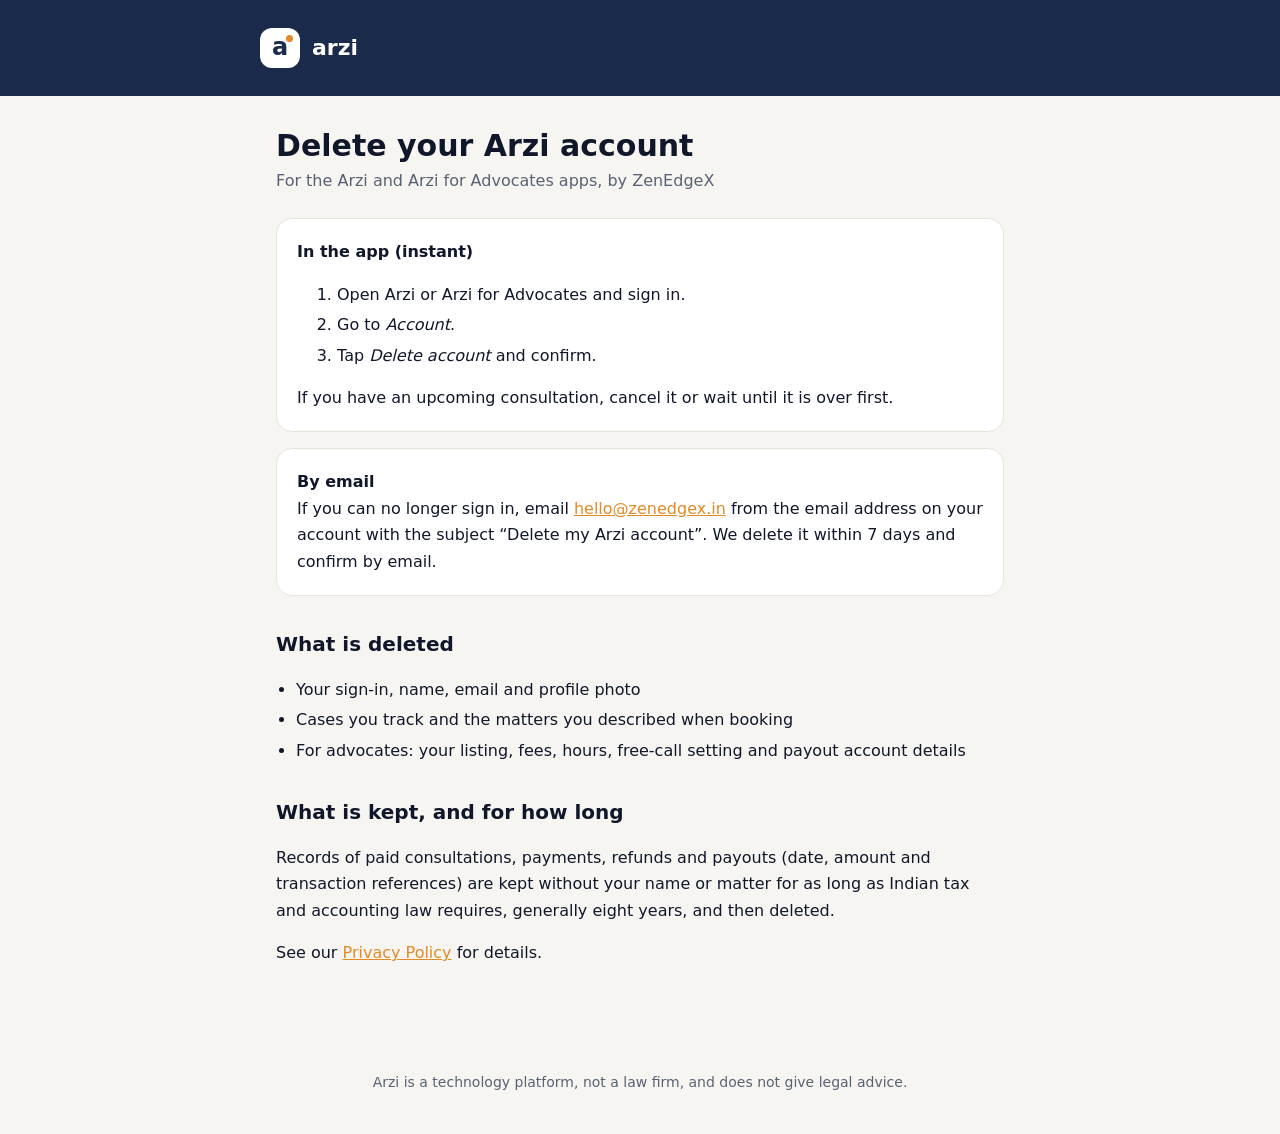
<file: arzi/delete-account/index.html>
<!doctype html>
<html lang="en">
<head>
  <meta charset="utf-8">
  <meta name="robots" content="index, follow">
  <meta name="viewport" content="width=device-width, initial-scale=1">
  <title>Delete your account · Arzi</title>
  <link rel="stylesheet" href="../style.css">
</head>
<body>
<header><div class="wrap"><div class="mark">a</div><a href="../">arzi</a></div></header>
<main class="wrap">
  <h1>Delete your Arzi account</h1>
  <p class="updated">For the Arzi and Arzi for Advocates apps, by ZenEdgeX</p>

  <div class="card">
    <strong>In the app (instant)</strong>
    <ol>
      <li>Open Arzi or Arzi for Advocates and sign in.</li>
      <li>Go to <em>Account</em>.</li>
      <li>Tap <em>Delete account</em> and confirm.</li>
    </ol>
    If you have an upcoming consultation, cancel it or wait until it is over first.
  </div>

  <div class="card">
    <strong>By email</strong><br>
    If you can no longer sign in, email <a href="mailto:hello@zenedgex.in?subject=Delete%20my%20Arzi%20account">hello@zenedgex.in</a>
    from the email address on your account with the subject “Delete my Arzi account”. We delete it within 7 days and confirm by email.
  </div>

  <h2>What is deleted</h2>
  <ul>
    <li>Your sign-in, name, email and profile photo</li>
    <li>Cases you track and the matters you described when booking</li>
    <li>For advocates: your listing, fees, hours, free-call setting and payout account details</li>
  </ul>

  <h2>What is kept, and for how long</h2>
  <p>Records of paid consultations, payments, refunds and payouts (date, amount and transaction references) are kept without your name or
  matter for as long as Indian tax and accounting law requires, generally eight years, and then deleted.</p>

  <p>See our <a href="../privacy/">Privacy Policy</a> for details.</p>
</main>
<footer>Arzi is a technology platform, not a law firm, and does not give legal advice.</footer>
</body>
</html>
</file>
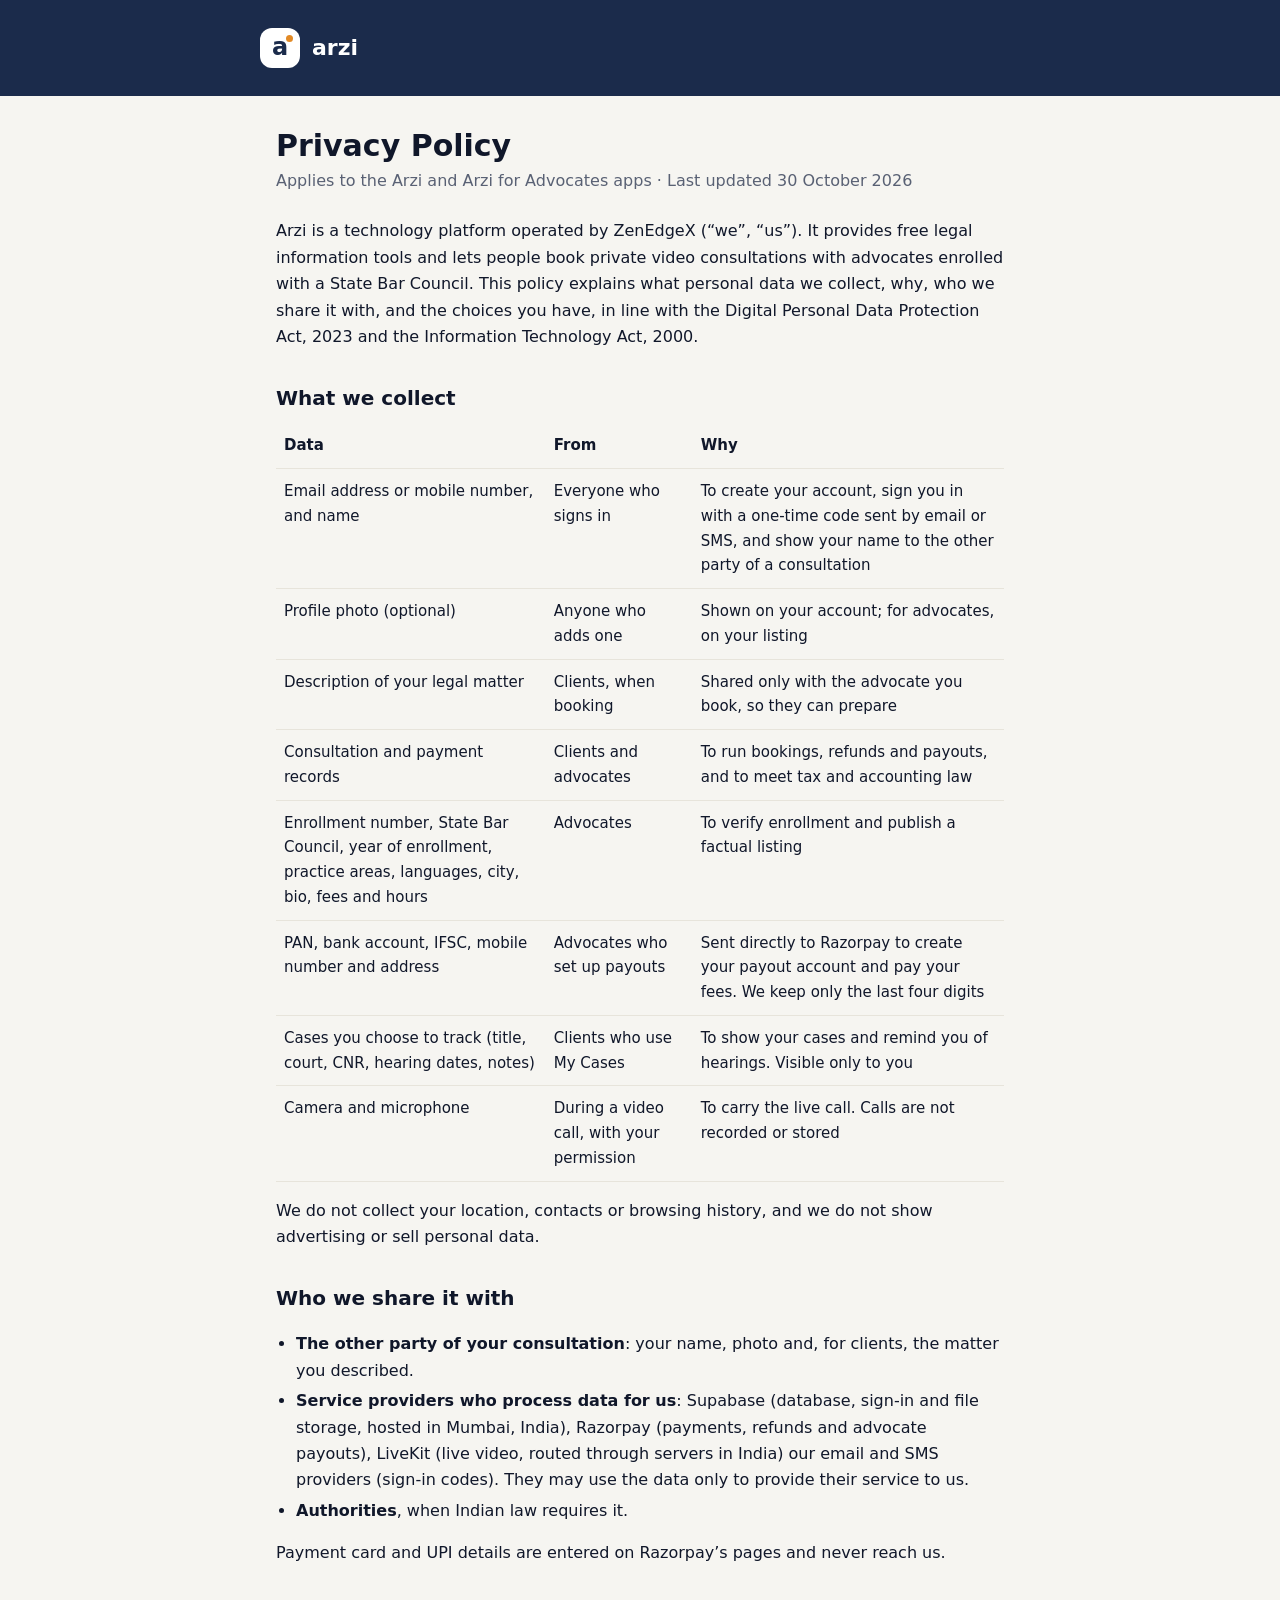
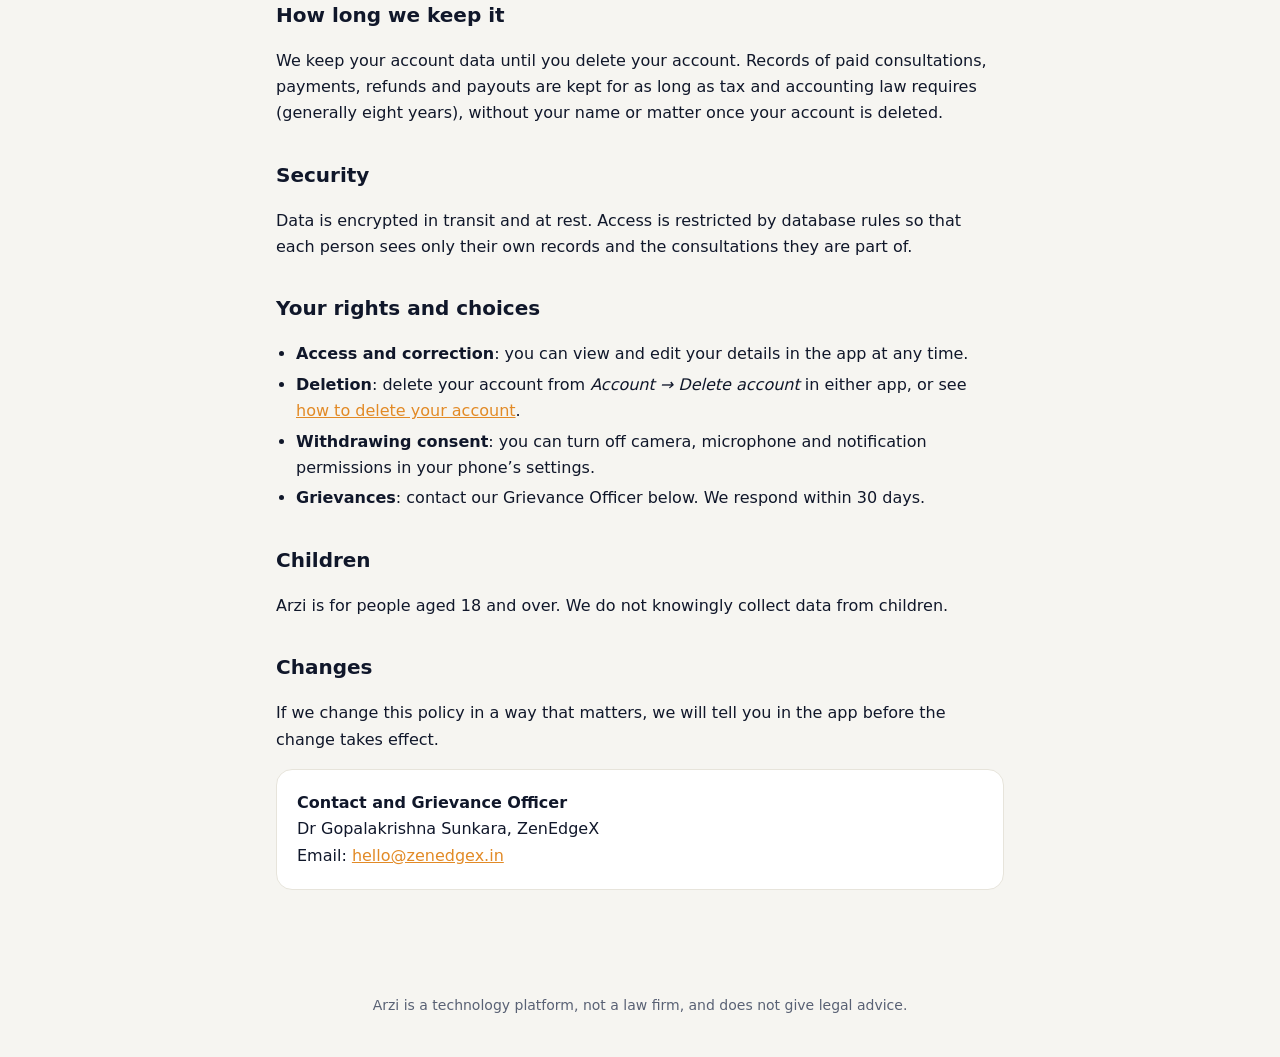
<file: arzi/privacy/index.html>
<!doctype html>
<html lang="en">
<head>
  <meta charset="utf-8">
  <meta name="robots" content="index, follow">
  <meta name="viewport" content="width=device-width, initial-scale=1">
  <title>Privacy Policy · Arzi</title>
  <link rel="stylesheet" href="../style.css">
</head>
<body>
<header><div class="wrap"><div class="mark">a</div><a href="../">arzi</a></div></header>
<main class="wrap">
  <h1>Privacy Policy</h1>
  <p class="updated">Applies to the Arzi and Arzi for Advocates apps · Last updated 30 October 2026</p>

  <p>Arzi is a technology platform operated by ZenEdgeX (“we”, “us”). It provides free legal information tools and lets people book
  private video consultations with advocates enrolled with a State Bar Council. This policy explains what personal data we collect,
  why, who we share it with, and the choices you have, in line with the Digital Personal Data Protection Act, 2023 and the
  Information Technology Act, 2000.</p>

  <h2>What we collect</h2>
  <table>
    <tr><th>Data</th><th>From</th><th>Why</th></tr>
    <tr><td>Email address or mobile number, and name</td><td>Everyone who signs in</td><td>To create your account, sign you in with a one-time code sent by email or SMS, and show your name to the other party of a consultation</td></tr>
    <tr><td>Profile photo (optional)</td><td>Anyone who adds one</td><td>Shown on your account; for advocates, on your listing</td></tr>
    <tr><td>Description of your legal matter</td><td>Clients, when booking</td><td>Shared only with the advocate you book, so they can prepare</td></tr>
    <tr><td>Consultation and payment records</td><td>Clients and advocates</td><td>To run bookings, refunds and payouts, and to meet tax and accounting law</td></tr>
    <tr><td>Enrollment number, State Bar Council, year of enrollment, practice areas, languages, city, bio, fees and hours</td><td>Advocates</td><td>To verify enrollment and publish a factual listing</td></tr>
    <tr><td>PAN, bank account, IFSC, mobile number and address</td><td>Advocates who set up payouts</td><td>Sent directly to Razorpay to create your payout account and pay your fees. We keep only the last four digits</td></tr>
    <tr><td>Cases you choose to track (title, court, CNR, hearing dates, notes)</td><td>Clients who use My Cases</td><td>To show your cases and remind you of hearings. Visible only to you</td></tr>
    <tr><td>Camera and microphone</td><td>During a video call, with your permission</td><td>To carry the live call. Calls are not recorded or stored</td></tr>
  </table>
  <p>We do not collect your location, contacts or browsing history, and we do not show advertising or sell personal data.</p>

  <h2>Who we share it with</h2>
  <ul>
    <li><strong>The other party of your consultation</strong>: your name, photo and, for clients, the matter you described.</li>
    <li><strong>Service providers who process data for us</strong>: Supabase (database, sign-in and file storage, hosted in Mumbai, India),
      Razorpay (payments, refunds and advocate payouts), LiveKit (live video, routed through servers in India) our email and SMS providers
      (sign-in codes). They may use the data only to provide their service to us.</li>
    <li><strong>Authorities</strong>, when Indian law requires it.</li>
  </ul>
  <p>Payment card and UPI details are entered on Razorpay’s pages and never reach us.</p>

  <h2>How long we keep it</h2>
  <p>We keep your account data until you delete your account. Records of paid consultations, payments, refunds and payouts are kept for
  as long as tax and accounting law requires (generally eight years), without your name or matter once your account is deleted.</p>

  <h2>Security</h2>
  <p>Data is encrypted in transit and at rest. Access is restricted by database rules so that each person sees only their own records and
  the consultations they are part of.</p>

  <h2>Your rights and choices</h2>
  <ul>
    <li><strong>Access and correction</strong>: you can view and edit your details in the app at any time.</li>
    <li><strong>Deletion</strong>: delete your account from <em>Account → Delete account</em> in either app, or see
      <a href="../delete-account/">how to delete your account</a>.</li>
    <li><strong>Withdrawing consent</strong>: you can turn off camera, microphone and notification permissions in your phone’s settings.</li>
    <li><strong>Grievances</strong>: contact our Grievance Officer below. We respond within 30 days.</li>
  </ul>

  <h2>Children</h2>
  <p>Arzi is for people aged 18 and over. We do not knowingly collect data from children.</p>

  <h2>Changes</h2>
  <p>If we change this policy in a way that matters, we will tell you in the app before the change takes effect.</p>

  <div class="card">
    <strong>Contact and Grievance Officer</strong><br>
    Dr Gopalakrishna Sunkara, ZenEdgeX<br>
    Email: <a href="mailto:hello@zenedgex.in">hello@zenedgex.in</a>
  </div>
</main>
<footer>Arzi is a technology platform, not a law firm, and does not give legal advice.</footer>
</body>
</html>
</file>
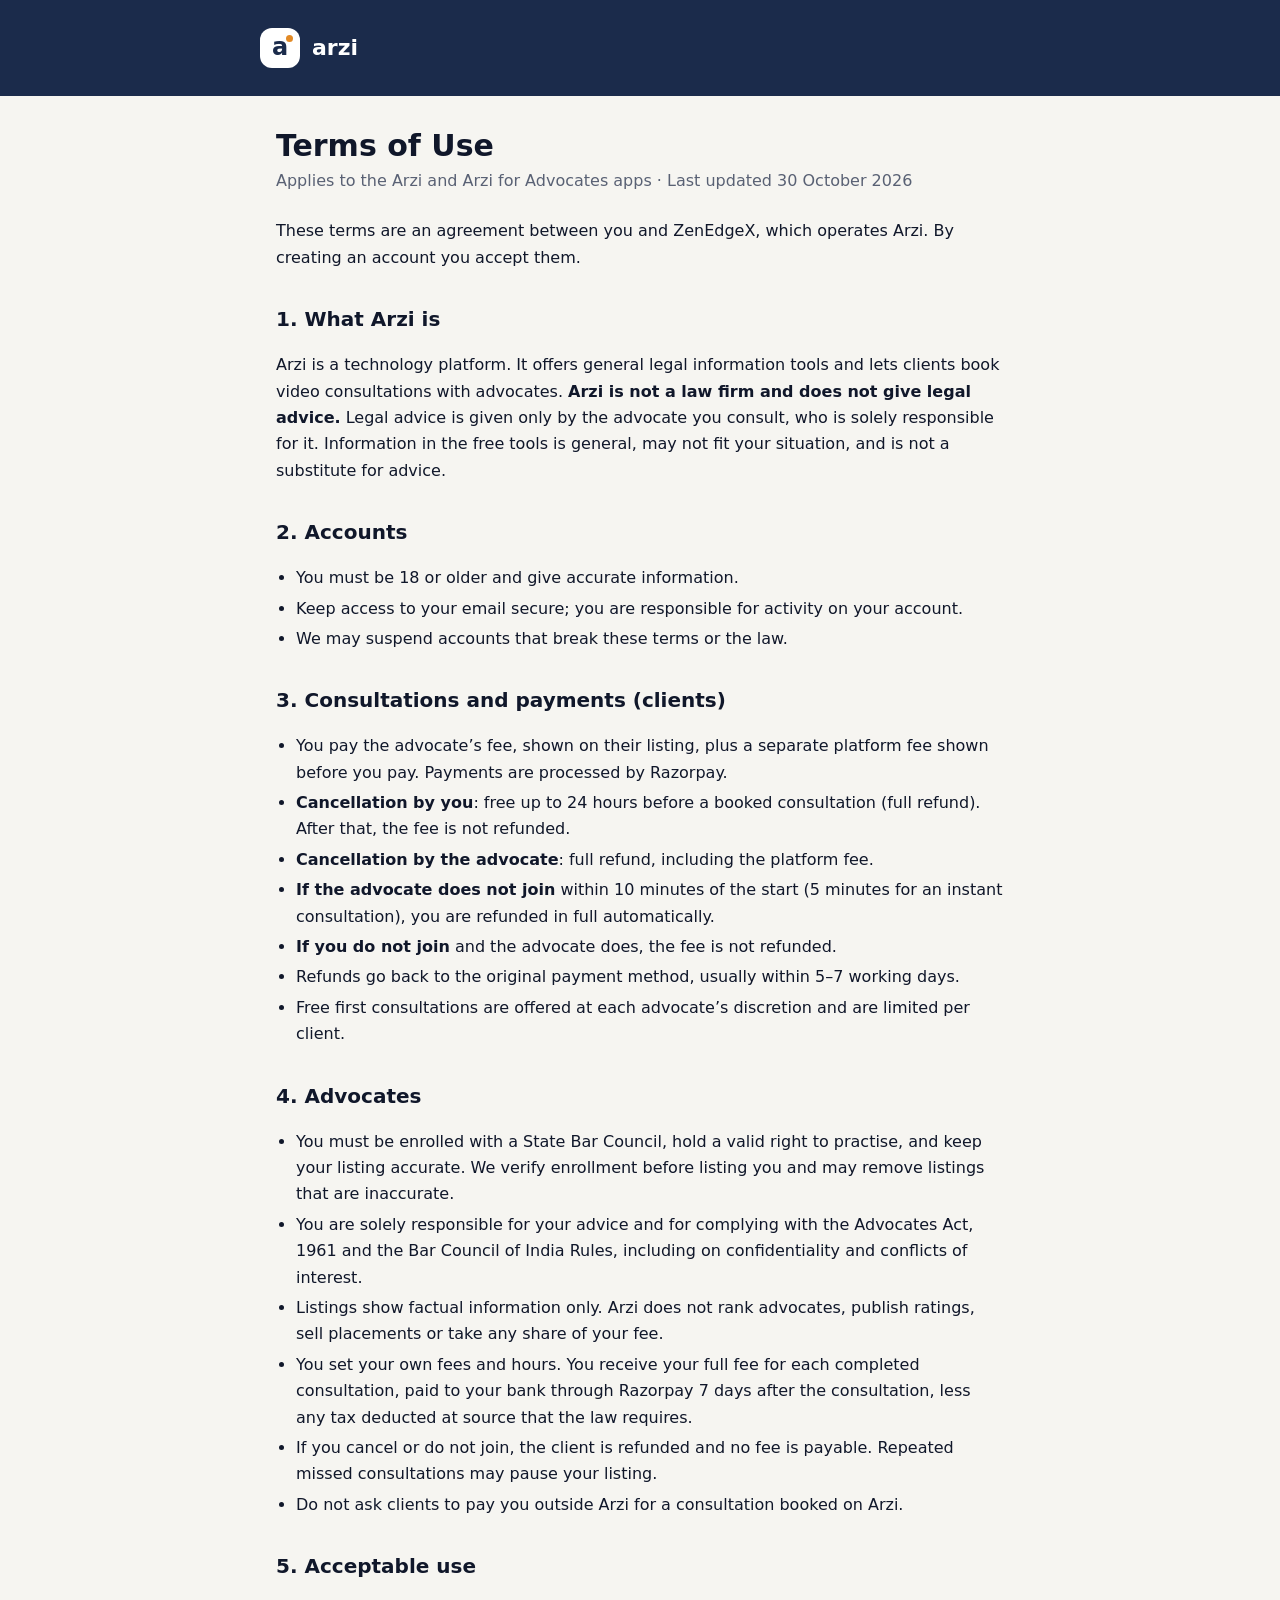
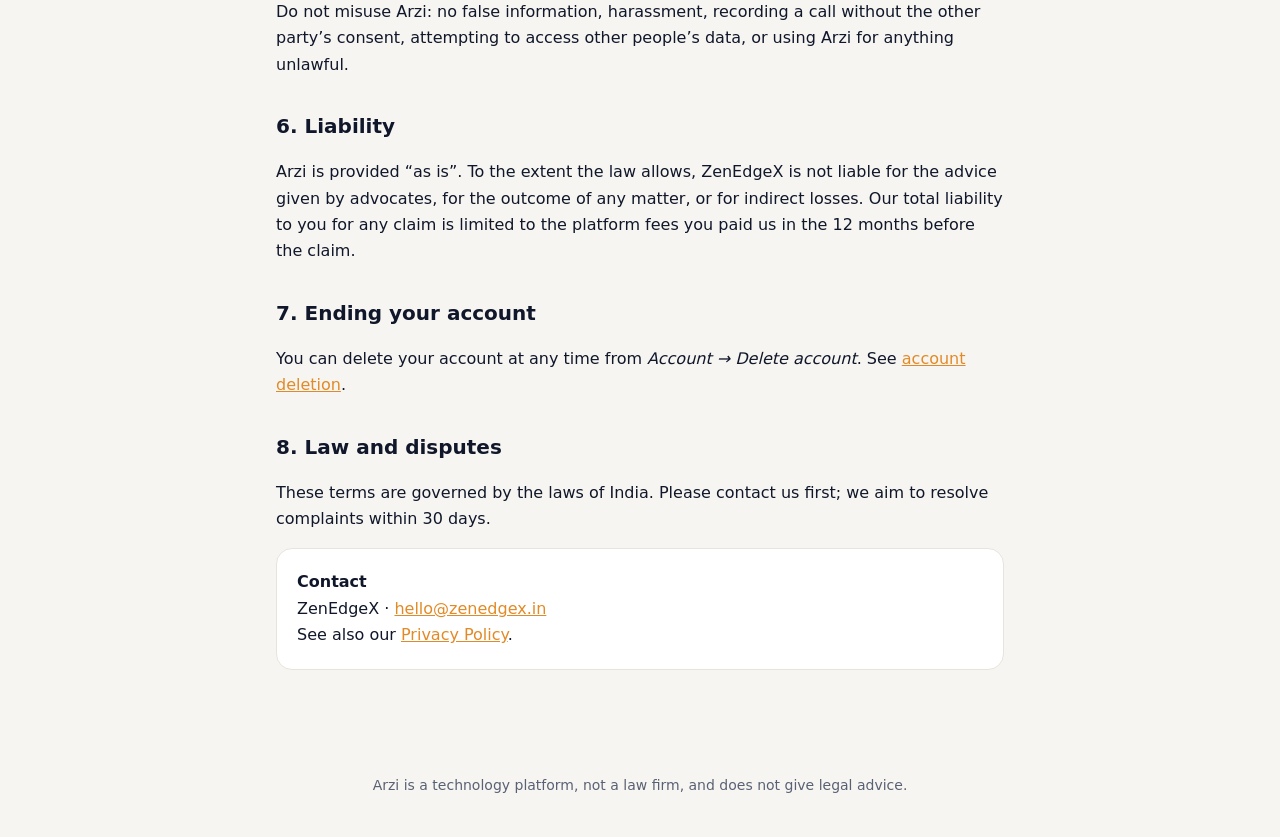
<file: arzi/terms/index.html>
<!doctype html>
<html lang="en">
<head>
  <meta charset="utf-8">
  <meta name="robots" content="index, follow">
  <meta name="viewport" content="width=device-width, initial-scale=1">
  <title>Terms of Use · Arzi</title>
  <link rel="stylesheet" href="../style.css">
</head>
<body>
<header><div class="wrap"><div class="mark">a</div><a href="../">arzi</a></div></header>
<main class="wrap">
  <h1>Terms of Use</h1>
  <p class="updated">Applies to the Arzi and Arzi for Advocates apps · Last updated 30 October 2026</p>

  <p>These terms are an agreement between you and ZenEdgeX, which operates Arzi. By creating an account you accept them.</p>

  <h2>1. What Arzi is</h2>
  <p>Arzi is a technology platform. It offers general legal information tools and lets clients book video consultations with advocates.
  <strong>Arzi is not a law firm and does not give legal advice.</strong> Legal advice is given only by the advocate you consult, who is
  solely responsible for it. Information in the free tools is general, may not fit your situation, and is not a substitute for advice.</p>

  <h2>2. Accounts</h2>
  <ul>
    <li>You must be 18 or older and give accurate information.</li>
    <li>Keep access to your email secure; you are responsible for activity on your account.</li>
    <li>We may suspend accounts that break these terms or the law.</li>
  </ul>

  <h2>3. Consultations and payments (clients)</h2>
  <ul>
    <li>You pay the advocate’s fee, shown on their listing, plus a separate platform fee shown before you pay. Payments are processed by Razorpay.</li>
    <li><strong>Cancellation by you</strong>: free up to 24 hours before a booked consultation (full refund). After that, the fee is not refunded.</li>
    <li><strong>Cancellation by the advocate</strong>: full refund, including the platform fee.</li>
    <li><strong>If the advocate does not join</strong> within 10 minutes of the start (5 minutes for an instant consultation), you are refunded in full automatically.</li>
    <li><strong>If you do not join</strong> and the advocate does, the fee is not refunded.</li>
    <li>Refunds go back to the original payment method, usually within 5–7 working days.</li>
    <li>Free first consultations are offered at each advocate’s discretion and are limited per client.</li>
  </ul>

  <h2>4. Advocates</h2>
  <ul>
    <li>You must be enrolled with a State Bar Council, hold a valid right to practise, and keep your listing accurate. We verify enrollment before
      listing you and may remove listings that are inaccurate.</li>
    <li>You are solely responsible for your advice and for complying with the Advocates Act, 1961 and the Bar Council of India Rules,
      including on confidentiality and conflicts of interest.</li>
    <li>Listings show factual information only. Arzi does not rank advocates, publish ratings, sell placements or take any share of your fee.</li>
    <li>You set your own fees and hours. You receive your full fee for each completed consultation, paid to your bank through Razorpay
      7 days after the consultation, less any tax deducted at source that the law requires.</li>
    <li>If you cancel or do not join, the client is refunded and no fee is payable. Repeated missed consultations may pause your listing.</li>
    <li>Do not ask clients to pay you outside Arzi for a consultation booked on Arzi.</li>
  </ul>

  <h2>5. Acceptable use</h2>
  <p>Do not misuse Arzi: no false information, harassment, recording a call without the other party’s consent, attempting to access other
  people’s data, or using Arzi for anything unlawful.</p>

  <h2>6. Liability</h2>
  <p>Arzi is provided “as is”. To the extent the law allows, ZenEdgeX is not liable for the advice given by advocates, for the outcome of any
  matter, or for indirect losses. Our total liability to you for any claim is limited to the platform fees you paid us in the 12 months
  before the claim.</p>

  <h2>7. Ending your account</h2>
  <p>You can delete your account at any time from <em>Account → Delete account</em>. See <a href="../delete-account/">account deletion</a>.</p>

  <h2>8. Law and disputes</h2>
  <p>These terms are governed by the laws of India. Please contact us first; we aim to resolve complaints within 30 days.</p>

  <div class="card">
    <strong>Contact</strong><br>
    ZenEdgeX · <a href="mailto:hello@zenedgex.in">hello@zenedgex.in</a><br>
    See also our <a href="../privacy/">Privacy Policy</a>.
  </div>
</main>
<footer>Arzi is a technology platform, not a law firm, and does not give legal advice.</footer>
</body>
</html>
</file>
<file: assets/zx.css>
/* ZenEdgeX site shell: header, tabs, sidebar with the page's sections, search, pager, footer and the
   home hero. Loaded after each page's own styles, so the tokens below restyle every page's components;
   page-specific layout stays in each page. */
:root {
  --void: #FFFFFF; --paper: #FFFFFF;
  --slab: #F8F9F7; --panel: #F8F9F7;
  --slab-2: #F1F3EF; --panel-2: #F1F3EF;
  --slab-3: #E8EBE5;
  --line: #E5E8E2; --rule: #E5E8E2;
  --line-2: #D2D7CE; --dim: #C3C9D1;
  --text: #111418; --ink: #111418;
  --muted: #4A515C; --ink-soft: #4A515C;
  --faint: #69707B;
  --leaf: #A9CC72; --lime: #D0E6A5; --green: #4A7A16; --green-deep: #3F6B12; --green-2: #6A9A2C;
  --hl: #EEF5E0; --tint: #EEF4E3;
  --display: 'Inter', 'Helvetica Neue', Arial, sans-serif;
  --body: 'Inter', 'Helvetica Neue', Arial, sans-serif;
  --mono: 'JetBrains Mono', 'SFMono-Regular', Menlo, monospace;
  --night: #090B0A;
  --zx-head: 56px;
  --zx-pad: 32px;
  color-scheme: light;
}
html { scroll-padding-top: calc(var(--zx-head) + 20px); background: var(--void) }
body { padding: 0 !important; margin: 0; font-family: var(--body); font-feature-settings: "cv11", "ss01"; letter-spacing: -.006em; -webkit-font-smoothing: antialiased }
body.zx-lock { overflow: hidden }

/* ---------- type: Inter throughout, tight and bold like a docs system */
h1, h2, h3 { font-family: var(--display); font-stretch: normal !important }
.zx-main h1 { font-size: clamp(36px, 4.4vw, 58px); line-height: 1.06; font-weight: 700; letter-spacing: -.045em; max-width: 20ch }
h2 { font-weight: 700; letter-spacing: -.035em; line-height: 1.12 }
.zx-main h2 { font-size: clamp(26px, 2.7vw, 38px) }
h3 { font-weight: 600; letter-spacing: -.015em }
h1 em, h2 em { background: linear-gradient(35deg, var(--green-deep), var(--green-2) 70%, #8BB548); -webkit-background-clip: text; background-clip: text; color: transparent }
.label, .kicker, .eyebrow { letter-spacing: .12em !important }
.label::after { background: var(--line) !important }
a { color: var(--green); text-decoration-thickness: 1px; text-underline-offset: 3px }
code, kbd, .mono { font-family: var(--mono) }

/* buttons become pills */
.btn { border-radius: 999px !important; padding: 13px 22px !important; font: 600 14.5px/1 var(--body) !important; letter-spacing: -.005em; transition: transform .2s, box-shadow .2s, background-color .2s }
.btn.primary { background: linear-gradient(35deg, var(--green-2), var(--leaf)) !important; color: #0E1309 !important; box-shadow: 0 8px 28px -12px rgba(74, 122, 22, .55) !important }
.btn.primary:hover { transform: translateY(-1px); box-shadow: 0 12px 32px -12px rgba(74, 122, 22, .7) !important }
.btn.line { background: var(--slab-2) !important; border-color: transparent !important; color: var(--text) !important }
.btn.line:hover { background: var(--slab-3) !important }

/* ---------- header */
.zx-header { position: sticky; top: 0; z-index: 40; height: var(--zx-head); background: color-mix(in srgb, var(--void) 86%, transparent); backdrop-filter: saturate(160%) blur(14px); -webkit-backdrop-filter: saturate(160%) blur(14px); border-bottom: 1px solid var(--line) }
.zx-header__row { max-width: 1480px; height: 100%; margin: 0 auto; padding: 0 var(--zx-pad); display: flex; align-items: center; gap: 14px }
.zx-logo { display: inline-flex; align-items: center; gap: 10px; color: var(--text); text-decoration: none; font: 700 18px/1 var(--body); letter-spacing: -.03em }
.zx-logo svg { width: 26px; height: 26px; flex: none }
.zx-header__end { margin-left: auto; display: flex; align-items: center; gap: 10px }
.zx-search-btn { display: inline-flex; align-items: center; gap: 10px; height: 36px; min-width: 220px; padding: 0 8px 0 12px; border: 1px solid transparent; border-radius: 8px; background: var(--slab-2); color: var(--muted); font: 400 14px/1 var(--body); cursor: pointer; transition: background .2s, border-color .2s }
.zx-search-btn:hover { background: var(--slab-3) }
.zx-search-btn svg { width: 17px; height: 17px; flex: none }
.zx-search-btn kbd { margin-left: auto; font: 500 11.5px/1 var(--mono); color: var(--faint); padding: 5px 6px; border-radius: 5px; background: var(--void); border: 1px solid var(--line) }
.zx-pill { display: inline-flex; align-items: center; height: 36px; padding: 0 16px; border-radius: 999px; background: linear-gradient(35deg, var(--green-2), var(--leaf)); color: #0E1309; font: 600 14px/1 var(--body); text-decoration: none; white-space: nowrap }
.zx-pill:hover { filter: brightness(1.05) }
.zx-icon-btn { display: none; width: 36px; height: 36px; margin-left: -8px; border: 0; border-radius: 8px; background: none; color: var(--text); cursor: pointer; align-items: center; justify-content: center }
.zx-icon-btn:hover { background: var(--slab-2) }
.zx-icon-btn svg { width: 22px; height: 22px }
.zx-header .progress { position: absolute; left: 0; bottom: -1px; height: 2px; width: 100%; transform-origin: 0 50%; transform: scaleX(0); background: linear-gradient(90deg, var(--green-2), var(--leaf)) }

/* tabs: scroll away under the sticky header, as in the reference */
.zx-tabs { border-bottom: 1px solid var(--line); background: var(--void) }
.zx-tabs__in { max-width: 1480px; margin: 0 auto; padding: 0 calc(var(--zx-pad) - 12px); display: flex; gap: 2px; overflow-x: auto; scrollbar-width: none }
.zx-tabs a { position: relative; padding: 13px 12px 12px; font: 450 14px/1 var(--body); color: var(--muted); text-decoration: none; white-space: nowrap; transition: color .2s }
.zx-tabs a:hover { color: var(--text) }
.zx-tabs a[aria-current="page"] { color: var(--text); font-weight: 550 }
.zx-tabs a[aria-current="page"]::after { content: ""; position: absolute; left: 12px; right: 12px; bottom: -1px; height: 2px; border-radius: 2px; background: var(--text) }

/* ---------- shell: sidebar + content */
.zx-shell { max-width: 1480px; margin: 0 auto; padding: 0 var(--zx-pad); display: grid; grid-template-columns: 236px minmax(0, 1fr); gap: 52px; align-items: start }
.zx-main { min-width: 0; padding: 36px 0 0 }
.zx-main > .wrap, .zx-main .wrap { max-width: none !important; margin-inline: 0 }
.zx-side { position: sticky; top: var(--zx-head); max-height: calc(100vh - var(--zx-head)); overflow-y: auto; overscroll-behavior: contain; scrollbar-width: thin; padding: 30px 6px 40px 0 }
.zx-side__head { display: none }
.zx-nav { display: flex; flex-direction: column; gap: 1px }
.zx-nav__group { margin: 22px 0 6px; padding: 0 10px; font: 600 13px/1.2 var(--body); color: var(--text); letter-spacing: -.005em }
.zx-nav__link { display: flex; align-items: center; gap: 11px; padding: 7px 10px; border-radius: 7px; color: var(--muted); font: 400 14px/1.3 var(--body); text-decoration: none; transition: background .15s, color .15s }
.zx-nav__link svg { width: 17px; height: 17px; flex: none; stroke: currentColor; opacity: .8 }
.zx-nav__link .ext { width: 14px; height: 14px; margin-left: auto; opacity: .55 }
.zx-nav__link:hover { color: var(--text); background: var(--slab) }
.zx-nav__link[aria-current="page"] { background: var(--tint); color: var(--green-deep); font-weight: 600 }
.zx-nav__link[aria-current="page"] svg { opacity: 1 }
.zx-toc { list-style: none; margin: 6px 0 8px 18px; padding: 0 0 0 10px; border-left: 1px solid var(--line); display: flex; flex-direction: column; gap: 1px }
.zx-toc a { display: block; padding: 5px 10px; border-radius: 6px; color: var(--faint); font: 400 13.5px/1.35 var(--body); text-decoration: none; position: relative; transition: color .15s }
.zx-toc a:hover { color: var(--text) }
.zx-toc a.is-active { color: var(--green-deep); font-weight: 550 }
.zx-toc a.is-active::before { content: ""; position: absolute; left: -11px; top: 6px; bottom: 6px; width: 2px; border-radius: 2px; background: var(--green-2) }
.zx-scrim { position: fixed; inset: 0; z-index: 59; background: rgba(9, 11, 10, .42); backdrop-filter: blur(2px); opacity: 0; pointer-events: none; transition: opacity .25s }

/* the page's own section menus are replaced by the sidebar on wide screens */
#rail { display: none !important }
@media (min-width: 1100px) { .zx-main nav.jump { display: none !important } }

/* ---------- restyle shared page components to the docs look */
.zx-main section, body.zx-home .wrap > section { padding-block: 104px 0 }
.zx-main .hero { padding-block: 40px 16px }
.offer, .fbox, .wlc, .cards > div, .today > div, .facts > div, .checks li, .legend > div, .ident > div, .viz, .tbl, .deep, .close, .steps { border-radius: 12px !important }
.cards > div, .wlc, .today > div, .facts > div { transition: border-color .2s, box-shadow .2s }
.cards > div:hover, .wlc:hover { border-color: var(--line-2); box-shadow: 0 6px 24px -14px rgba(17, 20, 24, .25) }
.proof { border-color: var(--line) }
.metric b { font-weight: 700 !important; letter-spacing: -.04em !important }
.fbox .name, .ident b, .steps b, .deep > summary { letter-spacing: -.02em }
th { letter-spacing: .1em !important }

/* engine and technology: the full-bleed heroes sit inside the content column as a panel */
.zx-main .hero:has(> canvas) { margin-inline: 0 !important; min-height: 600px !important; border: 1px solid var(--line); border-radius: 16px; padding-block: 0 }
.zx-main .hero:has(> canvas) .hero-copy { padding: 88px 44px 52px !important; max-width: none !important }

/* ---------- pager and footer */
.zx-pager { display: grid; grid-template-columns: 1fr 1fr; gap: 16px; margin-top: 96px; padding-top: 28px; border-top: 1px solid var(--line) }
.zx-pager a { display: flex; align-items: center; gap: 14px; padding: 10px 4px; color: var(--text); text-decoration: none }
.zx-pager a.next { justify-content: flex-end; text-align: right; grid-column: 2 }
.zx-pager a span { display: flex; flex-direction: column; gap: 4px }
.zx-pager small { font: 400 12.5px/1 var(--body); color: var(--faint) }
.zx-pager b { font: 500 17px/1.2 var(--body); letter-spacing: -.02em }
.zx-pager svg { width: 20px; height: 20px; flex: none; transition: transform .2s }
.zx-pager a.prev:hover svg { transform: translateX(-3px) }
.zx-pager a.next:hover svg { transform: translateX(3px) }
.zx-footer { margin-top: 40px; background: var(--slab-2); border-top: 1px solid var(--line) }
.zx-footer__in { max-width: 1480px; margin: 0 auto; padding: 26px var(--zx-pad) 30px }
.zx-footer footer { margin: 0 !important; padding: 0 !important; border: 0 !important; display: flex; justify-content: space-between; gap: 12px 24px; flex-wrap: wrap; font-size: 13px !important; color: var(--faint) !important; max-width: none !important }
.zx-footer footer.zx-plain { display: block; line-height: 1.6 }
.zx-footer footer a { color: var(--muted); text-decoration: none }
.zx-footer footer a:hover { color: var(--text) }
.zx-footer footer nav { display: flex; gap: 18px; flex-wrap: wrap }
.zx-footer__meta { display: block; margin-top: 10px; font: 400 12px/1.4 var(--body); color: var(--faint) }

/* ---------- search dialog */
.zx-search { position: fixed; inset: 0; z-index: 80; display: flex; justify-content: center; align-items: flex-start; padding: 10vh 16px 16px; background: rgba(9, 11, 10, .45); backdrop-filter: blur(3px) }
.zx-search[hidden] { display: none }
.zx-search__box { width: 100%; max-width: 640px; max-height: 72vh; display: flex; flex-direction: column; background: var(--void); border: 1px solid var(--line); border-radius: 14px; box-shadow: 0 30px 80px -24px rgba(9, 11, 10, .5); overflow: hidden }
.zx-search__field { display: flex; align-items: center; gap: 12px; padding: 0 16px; border-bottom: 1px solid var(--line) }
.zx-search__field svg { width: 19px; height: 19px; color: var(--faint); flex: none }
.zx-search__field input { flex: 1; min-width: 0; height: 56px; border: 0; outline: 0; background: none; font: 400 17px/1 var(--body); color: var(--text) }
.zx-search__field kbd { font: 500 11.5px/1 var(--mono); color: var(--faint); padding: 5px 6px; border-radius: 5px; border: 1px solid var(--line) }
.zx-search__list { list-style: none; margin: 0; padding: 8px; overflow-y: auto }
.zx-search__list a { display: flex; flex-direction: column; gap: 4px; padding: 10px 12px; border-radius: 8px; text-decoration: none; color: var(--text) }
.zx-search__list a small { font: 500 11.5px/1.2 var(--mono); color: var(--faint); letter-spacing: .02em }
.zx-search__list a b { font: 600 15px/1.3 var(--body); letter-spacing: -.01em }
.zx-search__list a span { font: 400 13.5px/1.45 var(--body); color: var(--muted); display: -webkit-box; -webkit-line-clamp: 2; -webkit-box-orient: vertical; overflow: hidden }
.zx-search__list a[aria-selected="true"], .zx-search__list a:hover { background: var(--tint) }
.zx-search__list mark { background: none; color: var(--green-deep); font-weight: 650 }
.zx-search__empty { padding: 22px 16px; color: var(--faint); font-size: 14px }

/* ---------- home: dark hero with the attractor, header laid over it */
.zx-hero { display: block; position: relative; height: 100vh; height: 100svh; min-height: 560px; background: var(--night); overflow: hidden; color: #fff; isolation: isolate }
.zx-hero canvas { position: absolute; inset: 0; width: 100%; height: 100%; display: block; z-index: -2 }
.zx-hero__shade { position: absolute; inset: 0; z-index: -1; pointer-events: none; background: linear-gradient(90deg, rgba(9, 11, 10, .72) 0%, rgba(9, 11, 10, .35) 42%, transparent 66%), linear-gradient(0deg, rgba(9, 11, 10, .75) 0%, transparent 46%) }
.zx-hero__teaser { position: absolute; left: 0; right: 0; bottom: clamp(56px, 10vh, 104px) }
.zx-hero__teaser > div { max-width: 1480px; margin: 0 auto; padding: 0 var(--zx-pad); display: flex; flex-direction: column; gap: 22px }
.zx-hero .kicker { color: var(--leaf) !important; font: 500 12px/1 var(--mono) !important }
.zx-hero .kicker::before { background: linear-gradient(90deg, var(--leaf), var(--lime)) !important }
.zx-hero h1 { margin: 0; color: #fff; font-size: clamp(52px, 7.4vw, 112px); line-height: 1; font-weight: 700; letter-spacing: -.055em; text-wrap: balance; text-shadow: 0 0 28px rgba(0, 0, 0, .65) }
.zx-hero h1 em { background: linear-gradient(35deg, var(--leaf), var(--lime) 60%, #EAF4D3); -webkit-background-clip: text; background-clip: text; color: transparent; text-shadow: none }
.zx-hero .sub { color: rgba(255, 255, 255, .9); font: 400 clamp(16px, 1.35vw, 19px)/1.55 var(--body); max-width: 58ch; text-shadow: 0 0 12px rgba(0, 0, 0, .8) }
.zx-hero .proofline { color: rgba(236, 240, 232, .78); border-left-color: var(--leaf); font-size: 14.5px; max-width: 70ch; font-style: italic }
.zx-hero .proofline b { color: var(--lime) }
.zx-hero .btn.line { background: rgba(236, 240, 232, .12) !important; color: #fff !important; backdrop-filter: blur(6px) }
.zx-hero .btn.line:hover { background: rgba(236, 240, 232, .2) !important }
.zx-hero .btn.primary { box-shadow: 0 10px 40px -10px rgba(169, 204, 114, .55) !important }

body.zx-home .zx-header { position: fixed; left: 0; right: 0; background: transparent; border-bottom-color: transparent; backdrop-filter: none; -webkit-backdrop-filter: none; transition: background .3s, border-color .3s }
body.zx-home .zx-header:not(.is-solid) .zx-logo, body.zx-home .zx-header:not(.is-solid) .zx-icon-btn { color: #fff }
body.zx-home .zx-header:not(.is-solid) .zx-icon-btn:hover { background: rgba(255, 255, 255, .1) }
body.zx-home .zx-header:not(.is-solid) .zx-search-btn { background: rgba(236, 240, 232, .1); color: rgba(255, 255, 255, .8); backdrop-filter: blur(6px) }
body.zx-home .zx-header:not(.is-solid) .zx-search-btn kbd { background: transparent; border-color: rgba(255, 255, 255, .18); color: rgba(255, 255, 255, .6) }
body.zx-home .zx-header.is-solid { background: color-mix(in srgb, var(--void) 86%, transparent); border-bottom-color: var(--line); backdrop-filter: saturate(160%) blur(14px); -webkit-backdrop-filter: saturate(160%) blur(14px) }
body.zx-home .zx-tabs { position: absolute; top: var(--zx-head); left: 0; right: 0; z-index: 30; background: transparent; border-bottom-color: rgba(255, 255, 255, .1) }
body.zx-home .zx-tabs a { color: rgba(255, 255, 255, .72) }
body.zx-home .zx-tabs a:hover, body.zx-home .zx-tabs a[aria-current="page"] { color: #fff }
body.zx-home .zx-tabs a[aria-current="page"]::after { background: #fff }
body.zx-home .wrap { max-width: 1416px !important; padding: 0 var(--zx-pad) }

/* ---------- responsive */
@media (max-width: 1099px) {
  .zx-icon-btn { display: inline-flex }
  .zx-shell { grid-template-columns: minmax(0, 1fr); gap: 0 }
  .zx-side { position: fixed; z-index: 60; top: 0; left: 0; bottom: 0; width: min(310px, 86vw); max-height: none; padding: 0 12px 32px; background: var(--void); border-right: 1px solid var(--line); transform: translateX(-102%); transition: transform .28s cubic-bezier(.2, .7, .2, 1), box-shadow .28s }
  .zx-side__head { display: flex; align-items: center; height: var(--zx-head); padding: 0 10px; margin-bottom: 4px; border-bottom: 1px solid var(--line) }
  body.zx-drawer .zx-side { transform: none; box-shadow: 20px 0 60px -30px rgba(9, 11, 10, .4) }
  body.zx-drawer .zx-scrim { opacity: 1; pointer-events: auto }
    }
@media (min-width: 1100px) { body.zx-home .zx-side, body.zx-home .zx-scrim { display: none } }
@media (max-width: 760px) {
  :root { --zx-pad: 16px }
  .zx-tabs { display: none }
  .zx-search-btn { min-width: 0; width: 36px; padding: 0; justify-content: center }
  .zx-search-btn span, .zx-search-btn kbd { display: none }
  .zx-main { padding-top: 20px }
  .zx-main section, body.zx-home .wrap > section { padding-block: 72px 0 }
  .zx-main .hero:has(> canvas) .hero-copy { padding: 56px 20px 36px !important }
  .zx-pager { grid-template-columns: minmax(0, 1fr) }
  .zx-pager a.next { grid-column: 1 }
    .zx-hero { height: auto; min-height: 100svh; max-height: none; display: flex; flex-direction: column; justify-content: flex-end }
  .zx-hero__teaser { position: relative; bottom: auto; padding: 150px 0 84px }
  .zx-hero__teaser > div { gap: 18px }
}
@media (max-width: 420px) { .zx-pill { padding: 0 12px; font-size: 13px } }
@media (prefers-reduced-motion: reduce) { .zx-side { transition: none } }
.zx-search__field input::-webkit-search-cancel-button { display: none }

/* home hero copy, Zensical's teaser: headline, one line, a note, two pills */
.zx-hero__sub { margin: 0; color: #fff; font: 400 clamp(16px, 1.3vw, 18.5px)/1.55 var(--body); max-width: 48ch; text-shadow: 0 0 10px rgba(0, 0, 0, .8) }
.zx-hero__note { margin: 0; color: rgba(236, 240, 232, .72); font: italic 400 14px/1.5 var(--body); max-width: 60ch }
.zx-hero__cta { display: flex; flex-wrap: wrap; gap: 10px; margin-top: 14px }
.zx-btn { display: inline-flex; align-items: center; height: 44px; padding: 0 22px; border-radius: 999px; font: 600 14.5px/1 var(--body); text-decoration: none; color: #fff; background: rgba(236, 240, 232, .12); backdrop-filter: blur(6px); -webkit-backdrop-filter: blur(6px); transition: background .2s, transform .2s }
.zx-btn:hover { background: rgba(236, 240, 232, .2) }
.zx-btn--primary { color: #0E1309; background: linear-gradient(35deg, var(--green-2), var(--leaf) 60%, var(--lime)); box-shadow: 0 10px 36px -12px rgba(169, 204, 114, .6) }
.zx-btn--primary:hover { background: linear-gradient(35deg, var(--green-2), var(--leaf) 60%, var(--lime)); transform: translateY(-1px) }
body.zx-home { background: var(--night); overflow-x: hidden }

/* page heads and project cards (projects/ and contact/) */
.zx-page-head { display: flex; flex-direction: column; gap: 14px; padding: 12px 0 36px }
.zx-page-head h1 { margin: 0 }
.zx-lead { margin: 0; max-width: 62ch; color: var(--muted); font-size: 18px; line-height: 1.6 }
.zx-cards { display: grid; grid-template-columns: repeat(auto-fill, minmax(300px, 1fr)); gap: 16px }
.zx-card { display: flex; flex-direction: column; gap: 10px; min-width: 0; padding: 24px; border: 1px solid var(--line); border-radius: 12px; background: var(--void); color: var(--text); text-decoration: none; transition: border-color .2s, box-shadow .2s }
.zx-card:hover { border-color: var(--line-2); box-shadow: 0 8px 28px -16px rgba(17, 20, 24, .3) }
.zx-card__head { display: flex; align-items: center; gap: 12px; padding-bottom: 12px; border-bottom: 1px solid var(--line) }
.zx-card__head svg { width: 22px; height: 22px; flex: none; color: var(--green) }
.zx-card__head h2, .zx-card__head b { margin: 0; font: 650 19px/1.25 var(--body); letter-spacing: -.02em }
.zx-card__head h2 a { color: inherit; text-decoration: none }
.zx-card__head h2 a:hover { color: var(--green-deep) }
.zx-card .zx-card__meta { margin: 0; font: 500 11.5px/1.3 var(--mono); letter-spacing: .06em; text-transform: uppercase; color: var(--faint) }
.zx-card p { margin: 0; color: var(--muted); font-size: 15.5px; line-height: 1.55 }
.zx-card__links { list-style: none; margin: auto 0 0; padding: 8px 0 0; display: flex; flex-wrap: wrap; gap: 8px }
.zx-card__links a { display: inline-block; padding: 6px 12px; border-radius: 999px; background: var(--slab-2); color: var(--text); font: 500 13.5px/1 var(--body); text-decoration: none }
.zx-card__links a:hover { background: var(--tint); color: var(--green-deep) }
.zx-cards--compact + section { padding-top: 56px }
.zx-card--link p:last-child { color: var(--green-deep); font-weight: 550 }

/* evidence tags: a tag inside running text makes its line taller instead of overlapping the line
   above; in a proof row the tag sits on its own line under the text */
.tag, .ev { display: inline-block; vertical-align: middle }
.metric .tag, .metric .ev { display: table; margin-top: 10px }
</file>
<file: arzi/style.css>
:root {
  --ink: #1b2b4b;
  --saffron: #e28a26;
  --paper: #f6f5f1;
  --text: #10172a;
  --muted: #596174;
  --line: #e7e4db;
  --card: #ffffff;
}
@media (prefers-color-scheme: dark) {
  :root { --paper: #0b111d; --text: #f1f3f8; --muted: #a8afbf; --line: #253047; --card: #141c2b; --ink: #d5dfee; }
}
* { box-sizing: border-box; }
body {
  margin: 0;
  background: var(--paper);
  color: var(--text);
  font: 16px/1.65 "Plus Jakarta Sans", system-ui, -apple-system, "Segoe UI", sans-serif;
}
header { background: #1b2b4b; color: #fff; padding: 28px 16px; }
header .wrap { display: flex; align-items: center; gap: 12px; }
.mark { width: 40px; height: 40px; border-radius: 12px; background: #fff; color: #1b2b4b; display: grid; place-items: center; font-weight: 800; font-size: 24px; position: relative; }
.mark::after { content: ""; position: absolute; top: 7px; right: 7px; width: 7px; height: 7px; border-radius: 50%; background: var(--saffron); }
header a { color: #fff; text-decoration: none; font-weight: 800; font-size: 22px; }
.wrap { max-width: 760px; margin: 0 auto; }
main { padding: 32px 16px 64px; }
h1 { font-size: 30px; line-height: 1.2; margin: 0 0 4px; }
h2 { font-size: 20px; margin: 32px 0 8px; }
.updated { color: var(--muted); margin: 0 0 24px; }
a { color: var(--saffron); }
.card { background: var(--card); border: 1px solid var(--line); border-radius: 16px; padding: 20px; margin: 16px 0; }
ul { padding-left: 20px; }
li { margin: 4px 0; }
table { width: 100%; border-collapse: collapse; font-size: 15px; }
th, td { text-align: left; padding: 10px 8px; border-bottom: 1px solid var(--line); vertical-align: top; }
footer { color: var(--muted); font-size: 14px; text-align: center; padding: 24px 16px 40px; }
</file>
